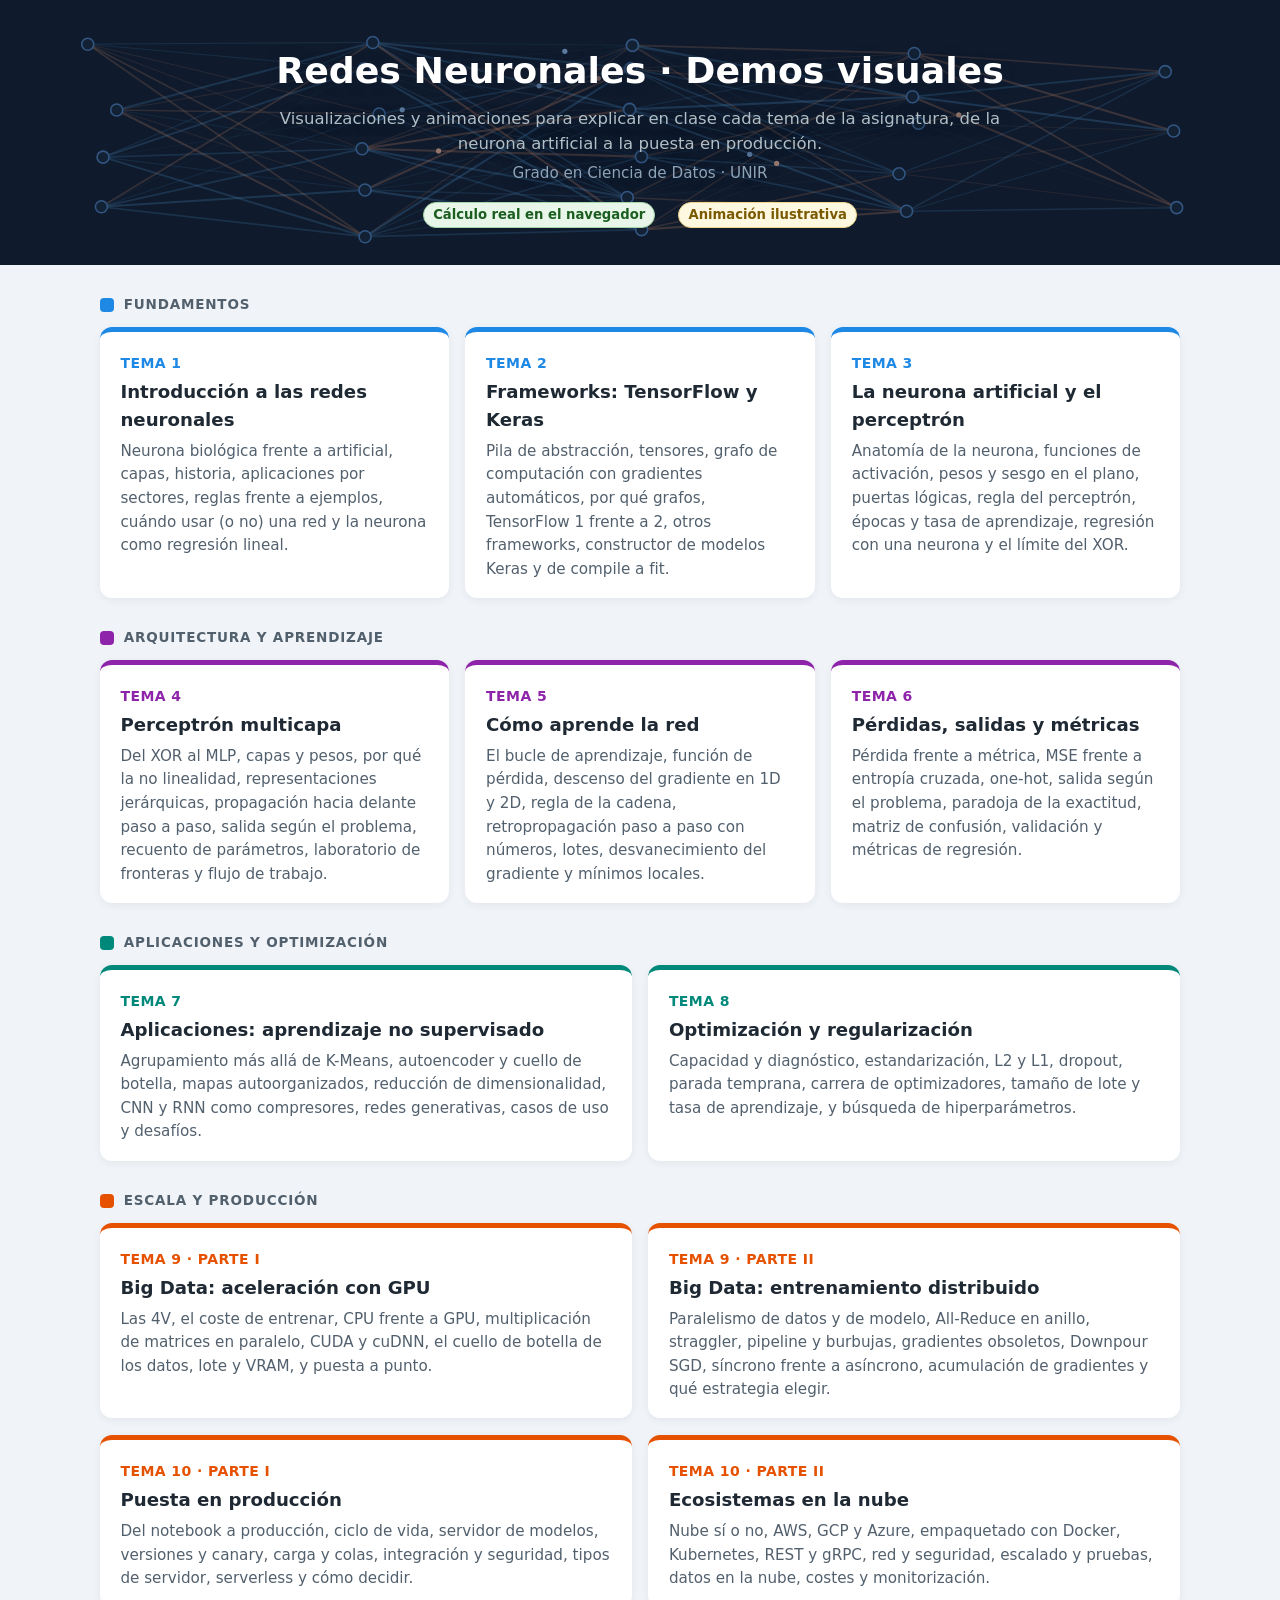
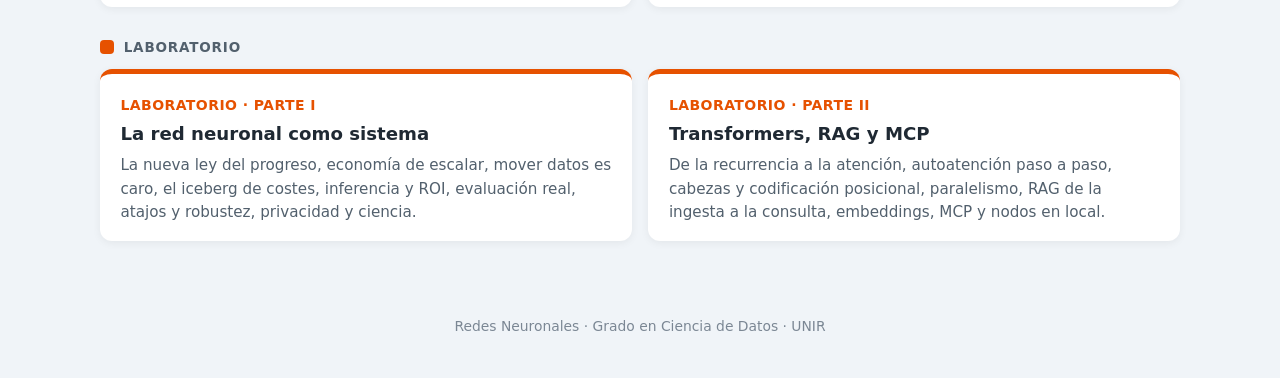
<file: index.html>
<!DOCTYPE html>
<html lang="es-ES">
<head>
<meta charset="UTF-8">
<meta name="viewport" content="width=device-width, initial-scale=1.0">
<title>Redes Neuronales · Demos visuales</title>
<meta name="description" content="Visualizaciones y animaciones interactivas para explicar en clase la asignatura Redes Neuronales del Grado en Ciencia de Datos (UNIR).">
<link rel="icon" href="assets/icono.svg" type="image/svg+xml">
<link rel="stylesheet" href="assets/estilo.css">
<style>
  .content { max-width: 1120px; }
  .intro { display: flex; flex-wrap: wrap; gap: .5rem 1.4rem; align-items: center; justify-content: center; margin-top: 1rem; position: relative; }
  .intro .tag { font-size: .8rem; }
  .portada .sub { font-size: .92rem; color: #8FA3B8; margin-top: .3rem; }
  .temas.dos { grid-template-columns: repeat(auto-fit, minmax(420px, 1fr)); }
  @media (max-width: 720px) { .temas.dos { grid-template-columns: 1fr; } }
  .portada h1, .portada p { text-shadow: 0 1px 12px rgba(15,27,45,.9); }
</style>
</head>
<body>

<header class="portada">
  <canvas id="fondo" aria-hidden="true"></canvas>
  <h1>Redes Neuronales · Demos visuales</h1>
  <p>Visualizaciones y animaciones para explicar en clase cada tema de la asignatura, de la neurona artificial a la puesta en producción.</p>
  <p class="sub">Grado en Ciencia de Datos · UNIR</p>
  <div class="intro">
    <span class="tag real">Cálculo real en el navegador</span>
    <span class="tag illus">Animación ilustrativa</span>
  </div>
</header>

<main class="content">

  <div class="bloque-titulo" style="--c: var(--fund)">Fundamentos</div>
  <div class="temas">
    <a class="tema" style="--c: var(--fund)" href="01_introduccion.html">
      <span class="n">TEMA 1</span>
      <h2>Introducción a las redes neuronales</h2>
      <p>Neurona biológica frente a artificial, capas, historia, aplicaciones por sectores, reglas frente a ejemplos, cuándo usar (o no) una red y la neurona como regresión lineal.</p>
    </a>
    <a class="tema" style="--c: var(--fund)" href="02_frameworks.html">
      <span class="n">TEMA 2</span>
      <h2>Frameworks: TensorFlow y Keras</h2>
      <p>Pila de abstracción, tensores, grafo de computación con gradientes automáticos, por qué grafos, TensorFlow 1 frente a 2, otros frameworks, constructor de modelos Keras y de compile a fit.</p>
    </a>
    <a class="tema" style="--c: var(--fund)" href="03_neurona_perceptron.html">
      <span class="n">TEMA 3</span>
      <h2>La neurona artificial y el perceptrón</h2>
      <p>Anatomía de la neurona, funciones de activación, pesos y sesgo en el plano, puertas lógicas, regla del perceptrón, épocas y tasa de aprendizaje, regresión con una neurona y el límite del XOR.</p>
    </a>
  </div>

  <div class="bloque-titulo" style="--c: var(--arq)">Arquitectura y aprendizaje</div>
  <div class="temas">
    <a class="tema" style="--c: var(--arq)" href="04_perceptron_multicapa.html">
      <span class="n">TEMA 4</span>
      <h2>Perceptrón multicapa</h2>
      <p>Del XOR al MLP, capas y pesos, por qué la no linealidad, representaciones jerárquicas, propagación hacia delante paso a paso, salida según el problema, recuento de parámetros, laboratorio de fronteras y flujo de trabajo.</p>
    </a>
    <a class="tema" style="--c: var(--arq)" href="05_entrenamiento.html">
      <span class="n">TEMA 5</span>
      <h2>Cómo aprende la red</h2>
      <p>El bucle de aprendizaje, función de pérdida, descenso del gradiente en 1D y 2D, regla de la cadena, retropropagación paso a paso con números, lotes, desvanecimiento del gradiente y mínimos locales.</p>
    </a>
    <a class="tema" style="--c: var(--arq)" href="06_perdidas_metricas.html">
      <span class="n">TEMA 6</span>
      <h2>Pérdidas, salidas y métricas</h2>
      <p>Pérdida frente a métrica, MSE frente a entropía cruzada, one-hot, salida según el problema, paradoja de la exactitud, matriz de confusión, validación y métricas de regresión.</p>
    </a>
  </div>

  <div class="bloque-titulo" style="--c: var(--apl)">Aplicaciones y optimización</div>
  <div class="temas">
    <a class="tema" style="--c: var(--apl)" href="07_no_supervisado.html">
      <span class="n">TEMA 7</span>
      <h2>Aplicaciones: aprendizaje no supervisado</h2>
      <p>Agrupamiento más allá de K-Means, autoencoder y cuello de botella, mapas autoorganizados, reducción de dimensionalidad, CNN y RNN como compresores, redes generativas, casos de uso y desafíos.</p>
    </a>
    <a class="tema" style="--c: var(--apl)" href="08_optimizacion.html">
      <span class="n">TEMA 8</span>
      <h2>Optimización y regularización</h2>
      <p>Capacidad y diagnóstico, estandarización, L2 y L1, dropout, parada temprana, carrera de optimizadores, tamaño de lote y tasa de aprendizaje, y búsqueda de hiperparámetros.</p>
    </a>
  </div>

  <div class="bloque-titulo" style="--c: var(--esc)">Escala y producción</div>
  <div class="temas dos">
    <a class="tema" style="--c: var(--esc)" href="09_gpu.html">
      <span class="n">TEMA 9 · PARTE I</span>
      <h2>Big Data: aceleración con GPU</h2>
      <p>Las 4V, el coste de entrenar, CPU frente a GPU, multiplicación de matrices en paralelo, CUDA y cuDNN, el cuello de botella de los datos, lote y VRAM, y puesta a punto.</p>
    </a>
    <a class="tema" style="--c: var(--esc)" href="09_distribuido.html">
      <span class="n">TEMA 9 · PARTE II</span>
      <h2>Big Data: entrenamiento distribuido</h2>
      <p>Paralelismo de datos y de modelo, All-Reduce en anillo, straggler, pipeline y burbujas, gradientes obsoletos, Downpour SGD, síncrono frente a asíncrono, acumulación de gradientes y qué estrategia elegir.</p>
    </a>
    <a class="tema" style="--c: var(--esc)" href="10_produccion.html">
      <span class="n">TEMA 10 · PARTE I</span>
      <h2>Puesta en producción</h2>
      <p>Del notebook a producción, ciclo de vida, servidor de modelos, versiones y canary, carga y colas, integración y seguridad, tipos de servidor, serverless y cómo decidir.</p>
    </a>
    <a class="tema" style="--c: var(--esc)" href="10_nube.html">
      <span class="n">TEMA 10 · PARTE II</span>
      <h2>Ecosistemas en la nube</h2>
      <p>Nube sí o no, AWS, GCP y Azure, empaquetado con Docker, Kubernetes, REST y gRPC, red y seguridad, escalado y pruebas, datos en la nube, costes y monitorización.</p>
    </a>
  </div>

  <div class="bloque-titulo" style="--c: var(--esc)">Laboratorio</div>
  <div class="temas">
    <a class="tema" style="--c: var(--esc)" href="lab_empresa.html">
      <span class="n">LABORATORIO · PARTE I</span>
      <h2>La red neuronal como sistema</h2>
      <p>La nueva ley del progreso, economía de escalar, mover datos es caro, el iceberg de costes, inferencia y ROI, evaluación real, atajos y robustez, privacidad y ciencia.</p>
    </a>
    <a class="tema" style="--c: var(--esc)" href="lab_llm.html">
      <span class="n">LABORATORIO · PARTE II</span>
      <h2>Transformers, RAG y MCP</h2>
      <p>De la recurrencia a la atención, autoatención paso a paso, cabezas y codificación posicional, paralelismo, RAG de la ingesta a la consulta, embeddings, MCP y nodos en local.</p>
    </a>
  </div>

</main>

<footer class="footer">Redes Neuronales · Grado en Ciencia de Datos · UNIR</footer>

<script src="assets/comun.js"></script>
<script>
(function () {
  "use strict";
  // Fondo animado de la portada: una red por capas con señales que viajan.
  const cv = document.getElementById("fondo");
  const capas = [4, 6, 6, 5, 3];
  let nodos = [], aristas = [], pulsos = [], L = null;
  const r = RN.rng(7);
  function montar() {
    L = RN.lienzo(cv, cv.parentElement.clientHeight);
    nodos = capas.map(function (n, l) {
      const x = L.w * (0.08 + 0.84 * l / (capas.length - 1));
      return Array.from({ length: n }, function (_, j) { return { x: x + (r() - 0.5) * 30, y: L.h * (j + 1) / (n + 1) + (r() - 0.5) * 20 }; });
    });
    aristas = [];
    for (let l = 0; l < capas.length - 1; l++) nodos[l].forEach(function (a) { nodos[l + 1].forEach(function (b) { aristas.push({ a: a, b: b, w: r() * 2 - 1 }); }); });
    dibujar(0);
  }
  function dibujar() {
    const c = L.ctx;
    c.clearRect(0, 0, L.w, L.h);
    aristas.forEach(function (e) {
      c.strokeStyle = RN.rgba(e.w > 0 ? "#64B5F6" : "#FFA270", 0.10 + 0.25 * Math.abs(e.w));
      c.lineWidth = 0.6 + 1.6 * Math.abs(e.w);
      c.beginPath(); c.moveTo(e.a.x, e.a.y); c.lineTo(e.b.x, e.b.y); c.stroke();
    });
    pulsos.forEach(function (p) {
      const x = RN.lerp(p.e.a.x, p.e.b.x, p.t), y = RN.lerp(p.e.a.y, p.e.b.y, p.t);
      c.fillStyle = p.e.w > 0 ? "#9ECBFF" : "#FFC1A1";
      c.beginPath(); c.arc(x, y, 2.6, 0, 7); c.fill();
    });
    nodos.forEach(function (col) { col.forEach(function (n) {
      c.fillStyle = "#16263B"; c.strokeStyle = "#4F86C6"; c.lineWidth = 1.6;
      c.beginPath(); c.arc(n.x, n.y, 6, 0, 7); c.fill(); c.stroke();
    }); });
  }
  RN.alCambiarTam(cv.parentElement, montar);
  if (!RN.reducirMovimiento) {
    let acum = 0;
    RN.anima(function (dt) {
      if (!L) return;
      acum += dt;
      if (acum > 0.12) { acum = 0; const e = aristas[Math.floor(r() * aristas.length)]; if (e) pulsos.push({ e: e, t: 0, v: 0.5 + r() * 0.6 }); }
      pulsos.forEach(function (p) { p.t += dt * p.v; });
      pulsos = pulsos.filter(function (p) { return p.t < 1; });
      dibujar();
    }).iniciar();
  }
})();
</script>
</body>
</html>
</file>
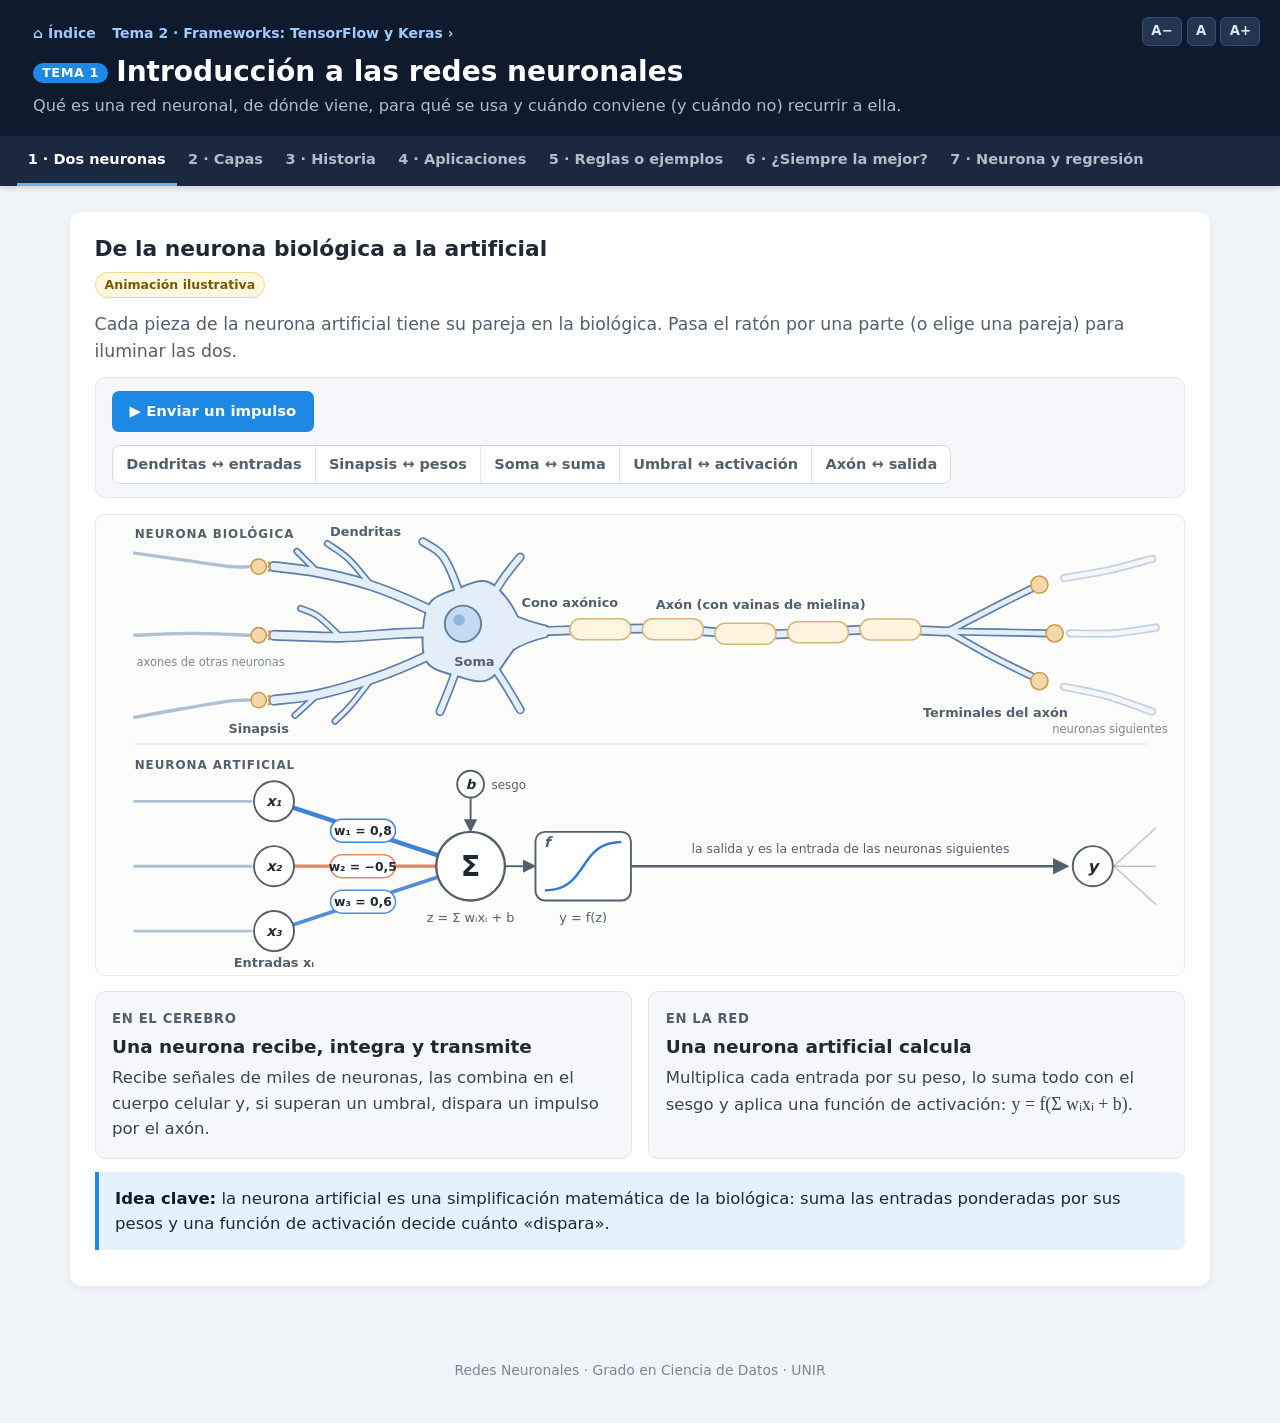
<file: 01_introduccion.html>
<!DOCTYPE html>
<html lang="es-ES">
<head>
<meta charset="UTF-8">
<meta name="viewport" content="width=device-width, initial-scale=1.0">
<title>Tema 1 · Introducción a las redes neuronales — Redes Neuronales</title>
<link rel="icon" href="assets/icono.svg" type="image/svg+xml">
<link rel="stylesheet" href="assets/estilo.css">
<style>
  .seg.envuelve { flex-wrap: wrap; }
  .controles .seg { align-self: flex-end; }
  .ficha2 { display: grid; grid-template-columns: repeat(auto-fit, minmax(300px, 1fr)); gap: 1rem; margin-top: .9rem; }
  .ficha2 .box h3 { font-size: .8rem; text-transform: uppercase; letter-spacing: .05em; color: var(--ink2); margin-bottom: .25rem; }
  .ficha2 .box .nombre { font-weight: 800; font-size: 1.12rem; color: var(--ink); margin-bottom: .2rem; }
  .ficha2 .box p { margin: 0; }

  /* 1 · neurona */
  #n-svg .parte { transition: opacity .25s; cursor: pointer; }
  #n-svg.foco .parte { opacity: .22; }
  #n-svg.foco .parte.on { opacity: 1; filter: url(#n-brillo); }

  /* 3 · historia */
  #h-svg .hito { cursor: pointer; }
  #h-svg .hito:hover circle.eje { stroke-width: 4; }
  .hito-det { display: grid; grid-template-columns: 11rem 1fr; gap: 1.2rem; align-items: start; min-height: 7.4rem; }
  .hito-det .anio { font-size: 2.1rem; font-weight: 800; color: var(--acento); line-height: 1.05; }
  .hito-det .quien { font-size: .85rem; color: var(--ink2); font-weight: 700; margin-top: .3rem; }
  .hito-det h3 { margin: 0 0 .3rem !important; font-size: 1.15rem; }
  .hito-det p { margin-bottom: .35rem; }
  .hito-det .imp { color: var(--ink); font-weight: 600; }
  .motor svg { width: 100%; height: auto; display: block; margin-bottom: .4rem; }
  .motor h3 { margin-top: .2rem !important; }
  .motor p { margin: 0; font-size: .95rem; }
  @keyframes nucleo { 0%, 100% { fill: #D6E4F5; } 45%, 55% { fill: #1E88E5; } }
  .nucleo-gpu { animation: nucleo 1.6s ease-in-out infinite; }
  @keyframes crece { 0% { transform: scaleY(.35); } 70%, 100% { transform: scaleY(1); } }
  .crece { transform-box: fill-box; transform-origin: bottom; animation: crece 3.2s ease-out infinite; }
  @keyframes traza { 0% { stroke-dashoffset: 400; } 60%, 100% { stroke-dashoffset: 0; } }
  .traza { stroke-dasharray: 400; animation: traza 3.2s ease-out infinite; }
  @media (prefers-reduced-motion: reduce) { .nucleo-gpu, .crece, .traza { animation: none; } .traza { stroke-dasharray: none; } }

  /* 4 · aplicaciones */
  .sectores { display: grid; grid-template-columns: repeat(4, minmax(0, 1fr)); gap: .9rem; }
  @media (max-width: 920px) { .sectores { grid-template-columns: repeat(2, minmax(0, 1fr)); } }
  .sector { font: inherit; text-align: left; background: #fff; border: 1px solid var(--line); border-radius: 12px; padding: .5rem .5rem .55rem; cursor: pointer; display: flex; flex-direction: column; gap: .35rem; transition: box-shadow .15s, border-color .15s; }
  .sector:hover { box-shadow: 0 4px 14px rgba(0,0,0,.09); }
  .sector[aria-pressed="true"] { border-color: var(--acento); box-shadow: 0 0 0 2px var(--acento); }
  .sector:focus-visible { outline: 3px solid #90CAF9; outline-offset: 2px; }
  .sector svg { width: 100%; height: auto; display: block; border-radius: 8px; background: var(--surface); }
  .sector .nom { font-weight: 800; color: var(--ink); padding: 0 .25rem; font-size: .98rem; }
  .comun { background: var(--dark); color: #fff; border-radius: 12px; padding: 1.1rem 1.25rem; display: flex; flex-direction: column; justify-content: center; gap: .55rem; }
  .comun .q { color: #9ECBFF; font-weight: 700; font-size: .88rem; }
  .comun .a { font-size: 1.32rem; font-weight: 800; line-height: 1.25; }
  .comun .s { color: #B0BEC5; font-size: .85rem; }
  #a-det ul { margin-bottom: 0; columns: 2; column-gap: 2rem; }
  #a-det li { break-inside: avoid; }
  @media (max-width: 760px) { #a-det ul { columns: 1; } }

  /* 5 · reglas */
  .regla { font-family: var(--mono); font-size: 1rem; background: #fff; border: 1px solid var(--line); border-left: 4px solid var(--s7); border-radius: 0 8px 8px 0; padding: .55rem .9rem; margin: .5rem 0 .8rem; }
  .regla b { color: var(--s7); }

  /* 6 · ¿siempre? */
  .bal-grid { display: grid; grid-template-columns: minmax(300px, 1fr) minmax(340px, 1.1fr); gap: 1.3rem; align-items: start; }
  @media (max-width: 860px) { .bal-grid { grid-template-columns: 1fr; } }
  .crit { display: flex; flex-direction: column; gap: .3rem; padding: .55rem 0; border-bottom: 1px solid var(--line); }
  .crit:last-child { border-bottom: none; }
  .crit .etq { font-size: .82rem; font-weight: 800; color: var(--ink2); text-transform: uppercase; letter-spacing: .03em; }
  .crit .seg button { font-size: .86rem; }
  .veredicto { font-weight: 700; font-size: 1.05rem; padding: .6rem .9rem; border-radius: 8px; background: var(--soft); border: 1px solid var(--line); margin-top: .5rem; }
  .presets { display: flex; flex-wrap: wrap; gap: .5rem; margin-bottom: .4rem; }

  /* 7 · regresión */
  .reg-grid { display: grid; grid-template-columns: minmax(340px, 1.3fr) minmax(320px, 1fr); gap: 1.1rem; align-items: start; }
  @media (max-width: 900px) { .reg-grid { grid-template-columns: 1fr; } }
  #l-cv { cursor: crosshair; }
  #p-regresion input[type=range] { width: 10.5rem; }
</style>
</head>
<body class="bloque-fund" data-pagina="01_introduccion.html">

<header class="header">
  <nav class="migas" aria-label="Navegación entre temas"></nav>
  <h1><span class="num-tema">TEMA 1</span>Introducción a las redes neuronales</h1>
  <p>Qué es una red neuronal, de dónde viene, para qué se usa y cuándo conviene (y cuándo no) recurrir a ella.</p>
</header>

<div class="tabs" role="tablist" aria-label="Pestañas del tema">
  <button class="tab" role="tab" id="t-neurona" aria-controls="p-neurona" aria-selected="true">1 · Dos neuronas</button>
  <button class="tab" role="tab" id="t-capas" aria-controls="p-capas" aria-selected="false">2 · Capas</button>
  <button class="tab" role="tab" id="t-historia" aria-controls="p-historia" aria-selected="false">3 · Historia</button>
  <button class="tab" role="tab" id="t-aplic" aria-controls="p-aplic" aria-selected="false">4 · Aplicaciones</button>
  <button class="tab" role="tab" id="t-reglas" aria-controls="p-reglas" aria-selected="false">5 · Reglas o ejemplos</button>
  <button class="tab" role="tab" id="t-siempre" aria-controls="p-siempre" aria-selected="false">6 · ¿Siempre la mejor?</button>
  <button class="tab" role="tab" id="t-regresion" aria-controls="p-regresion" aria-selected="false">7 · Neurona y regresión</button>
</div>

<main class="content">

  <!-- ============================================================ 1 -->
  <section id="p-neurona" class="panel">
    <div class="card">
      <h2>De la neurona biológica a la artificial</h2>
      <div class="meta"><span class="tag illus">Animación ilustrativa</span></div>
      <p class="lead">Cada pieza de la neurona artificial tiene su pareja en la biológica. Pasa el ratón por una parte (o elige una pareja) para iluminar las dos.</p>
      <div class="controles">
        <button class="btn" id="n-play">▶ Enviar un impulso</button>
        <div class="seg envuelve" id="n-seg" role="group" aria-label="Parejas de partes">
          <button type="button" data-p="dendritas" aria-pressed="false">Dendritas ↔ entradas</button>
          <button type="button" data-p="sinapsis" aria-pressed="false">Sinapsis ↔ pesos</button>
          <button type="button" data-p="soma" aria-pressed="false">Soma ↔ suma</button>
          <button type="button" data-p="umbral" aria-pressed="false">Umbral ↔ activación</button>
          <button type="button" data-p="axon" aria-pressed="false">Axón ↔ salida</button>
        </div>
      </div>
      <div class="escena"><svg id="n-svg" viewBox="0 0 1100 482" aria-label="Neurona biológica arriba y neurona artificial abajo, con sus partes equivalentes"></svg></div>
      <div class="ficha2">
        <div class="box"><h3>En el cerebro</h3><div class="nombre" id="n-bio-n">Una neurona recibe, integra y transmite</div><p id="n-bio">Recibe señales de miles de neuronas, las combina en el cuerpo celular y, si superan un umbral, dispara un impulso por el axón.</p></div>
        <div class="box"><h3>En la red</h3><div class="nombre" id="n-art-n">Una neurona artificial calcula</div><p id="n-art">Multiplica cada entrada por su peso, lo suma todo con el sesgo y aplica una función de activación: <span class="mat">y = f(Σ wᵢxᵢ + b)</span>.</p></div>
      </div>
      <div class="clave"><strong>Idea clave:</strong> la neurona artificial es una simplificación matemática de la biológica: suma las entradas ponderadas por sus pesos y una función de activación decide cuánto «dispara».</div>
    </div>
  </section>

  <!-- ============================================================ 2 -->
  <section id="p-capas" class="panel">
    <div class="card">
      <h2>Capas de entrada, ocultas y de salida</h2>
      <div class="meta"><span class="tag illus">Animación ilustrativa</span></div>
      <p class="lead">Elige un estímulo: cada uno enciende un patrón distinto de neuronas ocultas y lleva a una conclusión distinta, como en nuestro cerebro.</p>
      <div class="controles">
        <div class="ctl"><span class="etq">Estímulo</span>
          <div class="seg" id="c-seg" role="group" aria-label="Estímulo">
            <button type="button" data-e="0" aria-pressed="true">Un amigo por la calle</button>
            <button type="button" data-e="1" aria-pressed="false">Un ruido estridente</button>
            <button type="button" data-e="2" aria-pressed="false">Un plato de comida</button>
          </div>
        </div>
        <button class="btn" id="c-play">▶ Propagar</button>
      </div>
      <div class="escena"><svg id="c-svg" viewBox="0 0 1100 452" aria-label="Red con capa de entrada, dos capas ocultas y capa de salida que se activan según el estímulo"></svg></div>
      <div class="grid3" style="margin-top:1rem">
        <div class="box acento"><h3>Capa de entrada</h3><p style="margin:0">La información con la que trabaja la red, por ejemplo los píxeles de una imagen. En nosotros: lo que llega de los ojos al nervio óptico.</p></div>
        <div class="box acento"><h3>Capas ocultas</h3><p style="margin:0">Neuronas que se activan o no según los patrones que aparecen en la entrada, igual que el cerebro activa zonas distintas ante un amigo o ante un ruido que asusta.</p></div>
        <div class="box acento"><h3>Capa de salida</h3><p style="margin:0">Adaptada a la tarea: clasificación binaria, multiclase o regresión. En nosotros: la conclusión final, como si la otra persona está cómoda o si tenemos hambre.</p></div>
      </div>
      <div class="clave"><strong>Idea clave:</strong> nadie le dice a la red qué neurona oculta debe encenderse; el patrón que se activa depende de lo que ha aprendido con ejemplos.</div>
    </div>
  </section>

  <!-- ============================================================ 3 -->
  <section id="p-historia" class="panel">
    <div class="card">
      <h2>Ochenta años de redes neuronales</h2>
      <div class="meta"><span class="tag illus">Curva de interés orientativa</span></div>
      <p class="lead">Las redes neuronales no son nuevas: han pasado por euforias e inviernos. Pulsa un hito para ver qué pasó y por qué importa.</p>
      <div class="controles">
        <button class="btn gris" id="h-ant" aria-label="Hito anterior">◀ Anterior</button>
        <button class="btn gris" id="h-sig" aria-label="Hito siguiente">Siguiente ▶</button>
        <button class="btn" id="h-play">▶ Recorrer la historia</button>
      </div>
      <div class="escena"><svg id="h-svg" viewBox="0 0 1100 430" aria-label="Línea del tiempo de las redes neuronales desde 1943 hasta 2025 con una curva orientativa de interés"></svg></div>
      <p class="pie">La curva no es una medida: solo indica de forma aproximada el interés por las redes en cada época. A partir de 2000 la escala de tiempo se amplía para que quepan los hitos recientes.</p>
      <div class="box" style="margin-top:.8rem">
        <div class="hito-det">
          <div><div class="anio" id="h-anio">1943</div><div class="quien" id="h-quien"></div></div>
          <div><h3 id="h-tit"></h3><p id="h-txt"></p><p class="imp" id="h-imp"></p></div>
        </div>
      </div>
    </div>
    <div class="card">
      <h2>Los tres motores del renacimiento</h2>
      <p class="lead">A principios del siglo XXI las redes vuelven con fuerza gracias a tres avances que llegan a la vez.</p>
      <div class="grid3">
        <div class="box motor">
          <svg viewBox="0 0 300 120" aria-label="Rejilla de núcleos de una GPU que trabajan a la vez" id="h-gpu"></svg>
          <h3>Paralelismo (GPU)</h3><p>Miles de núcleos hacen a la vez las multiplicaciones de matrices que necesita una red.</p>
        </div>
        <div class="box motor">
          <svg viewBox="0 0 300 120" aria-label="Volumen de datos que crece" id="h-datos"></svg>
          <h3>La era del big data</h3><p>Internet, sensores y móviles generan los millones de ejemplos que las redes necesitan para aprender.</p>
        </div>
        <div class="box motor">
          <svg viewBox="0 0 300 120" aria-label="Curva de error que baja más deprisa con mejores algoritmos" id="h-alg"></svg>
          <h3>Algoritmos más eficientes</h3><p>Mejores activaciones, inicializaciones y optimizadores hacen que las redes profundas aprendan mucho más deprisa.</p>
        </div>
      </div>
      <div class="clave"><strong>Idea clave:</strong> las ideas básicas existían desde los años 40-80; lo que faltaba era potencia de cálculo y datos para entrenarlas.</div>
    </div>
  </section>

  <!-- ============================================================ 4 -->
  <section id="p-aplic" class="panel">
    <div class="card">
      <h2>¿Dónde se usan las redes neuronales?</h2>
      <div class="meta"><span class="tag illus">Animaciones ilustrativas</span></div>
      <p class="lead">Siete sectores donde ya se usan. Pulsa uno para ver sus ejemplos.</p>
      <div class="sectores" id="a-sectores"></div>
      <div class="box acento" id="a-det" style="margin-top:1rem"><h3 id="a-det-t"></h3><ul id="a-det-l"></ul></div>
      <div class="clave"><strong>Idea clave:</strong> en todos estos problemas los rasgos que importan (una cara, un tono, un fraude) son muy difíciles de describir con reglas, pero sobran ejemplos de los que aprender.</div>
    </div>
  </section>

  <!-- ============================================================ 5 -->
  <section id="p-reglas" class="panel">
    <div class="card">
      <h2>Escribir reglas frente a aprender de ejemplos</h2>
      <div class="meta"><span class="tag illus">Animación ilustrativa</span></div>
      <p class="lead">En la programación tradicional las reglas las escribe una persona. En el aprendizaje automático se dan datos y respuestas, y las reglas salen solas.</p>
      <div class="escena"><svg id="r-svg" viewBox="0 0 1100 330" aria-label="Programación tradicional: reglas y datos dan respuestas. Aprendizaje: datos y respuestas dan reglas"></svg></div>
      <div class="leyenda" style="margin-top:.6rem"><span><i style="background:var(--s1)"></i>datos</span><span><i style="background:var(--s7)"></i>reglas</span><span><i style="background:var(--s3)"></i>respuestas</span></div>
    </div>
    <div class="card">
      <h2>¿Qué regla reconoce a un gato?</h2>
      <div class="meta"><span class="tag illus">Ejemplo ilustrativo</span></div>
      <p class="lead">Intentamos escribir la regla a mano. Cada vez que la arreglamos para un caso, estropeamos otro.</p>
      <div class="controles">
        <div class="ctl"><span class="etq">Versión de la regla</span>
          <div class="seg" id="r-seg" role="group" aria-label="Versión de la regla">
            <button type="button" data-r="0" aria-pressed="true">Regla 1</button>
            <button type="button" data-r="1" aria-pressed="false">+ Arreglo 2</button>
            <button type="button" data-r="2" aria-pressed="false">+ Arreglo 3</button>
          </div>
        </div>
        <div class="kpis" style="margin:0"><div class="kpi"><div class="t">Aciertos</div><div class="v" id="r-aciertos">5 de 8</div></div></div>
      </div>
      <div class="regla" id="r-texto"></div>
      <div class="escena"><svg id="r-gatos" viewBox="0 0 1100 252" aria-label="Ocho animales y lo que dice la regla escrita a mano para cada uno"></svg></div>
      <h3>Y con los dígitos pasa lo mismo</h3>
      <div class="escena"><svg id="r-sietes" viewBox="0 0 1100 176" aria-label="Veintiséis sietes escritos de formas distintas"></svg></div>
      <p class="pie">Todos son un 7, escritos de mil maneras. Ninguna regla sencilla los cubre a todos sin confundirlos con un 1 o un 4.</p>
      <div class="clave"><strong>Idea clave:</strong> cuando las características son muy difíciles de describir, en lugar de escribir reglas damos miles de ejemplos etiquetados y dejamos que la red encuentre los rasgos.</div>
    </div>
  </section>

  <!-- ============================================================ 6 -->
  <section id="p-siempre" class="panel">
    <div class="card">
      <h2>¿Es siempre la mejor opción?</h2>
      <p class="lead">Describe el problema y la balanza se inclina hacia una red neuronal o hacia un modelo tradicional.</p>
      <div class="presets">
        <button class="btn gris" data-pre="0">Ejemplo: clasificar fotos de productos</button>
        <button class="btn gris" data-pre="1">Ejemplo: precio de 200 pisos en una tabla</button>
        <button class="btn gris" data-pre="2">Ejemplo: conceder un crédito y explicarlo</button>
      </div>
      <div class="bal-grid">
        <div id="s-crit"></div>
        <div>
          <div class="escena"><svg id="s-svg" viewBox="0 0 560 360" aria-label="Balanza entre red neuronal y modelo tradicional"></svg></div>
          <div class="veredicto" id="s-ver"></div>
        </div>
      </div>
      <div class="clave"><strong>Regla general:</strong> antes de usar una red neuronal, explora los métodos tradicionales que se suelen usar para ese problema. Si existen modelos de probada eficacia, recurre a ellos primero.</div>
    </div>
    <div class="card">
      <h2>Rendimiento frente a cantidad de datos</h2>
      <div class="meta"><span class="tag illus">Curvas orientativas, no medidas</span></div>
      <p class="lead">Con pocos datos un modelo tradicional suele ganar; con muchos, las redes siguen mejorando y las más grandes sacan más partido.</p>
      <div class="controles">
        <div class="ctl"><label for="s-n">Datos disponibles</label><input id="s-n" type="range" min="0.2" max="10" step="0.1" value="1.5"><output id="s-no">pocos</output></div>
        <div class="ctl"><span class="etq">Mejor opción con esos datos</span><output id="s-mejor" style="font-family:inherit;font-size:1.05rem"></output></div>
      </div>
      <canvas id="s-cv" class="lienzo" aria-label="Curvas orientativas de rendimiento frente a cantidad de datos para un modelo tradicional y redes de tres tamaños"></canvas>
      <div class="leyenda"><span><i style="background:var(--s1)"></i>modelo tradicional</span><span><i style="background:var(--s2)"></i>red pequeña</span><span><i style="background:var(--s3)"></i>red mediana</span><span><i style="background:var(--s4)"></i>red grande</span></div>
    </div>
  </section>

  <!-- ============================================================ 7 -->
  <section id="p-regresion" class="panel">
    <div class="card">
      <h2>Una neurona es una regresión</h2>
      <div class="meta"><span class="tag real">Cálculo real en el navegador</span></div>
      <p class="lead" id="l-lead">Con activación lineal, una neurona calcula ŷ = w·x + b: la recta de una regresión lineal. Mueve w y b, o pulsa «Ajustar» para que el descenso del gradiente la encuentre.</p>
      <div class="controles">
        <div class="ctl"><span class="etq">Activación de la neurona</span>
          <div class="seg" id="l-modo" role="group" aria-label="Función de activación">
            <button type="button" data-m="lin" aria-pressed="true">Lineal</button>
            <button type="button" data-m="sig" aria-pressed="false">Sigmoide</button>
          </div>
        </div>
        <div class="ctl"><label for="l-w">Peso w</label><input id="l-w" type="range" min="0" max="4" step="0.01" value="1"><output id="l-wo"></output></div>
        <div class="ctl"><label for="l-b">Sesgo b</label><input id="l-b" type="range" min="-150" max="250" step="1" value="60"><output id="l-bo"></output></div>
        <button class="btn" id="l-ajustar">▶ Ajustar</button>
        <button class="btn gris" id="l-reset">Reiniciar</button>
      </div>
      <div class="reg-grid">
        <div>
          <canvas id="l-cv" class="lienzo" aria-label="Viviendas: superficie frente a precio, con la salida de la neurona y los residuos"></canvas>
          <div class="leyenda"><span><i class="punto" id="l-ley-p" style="background:var(--s1)"></i><span id="l-ley-pt">vivienda (dato)</span></span><span><i style="background:var(--s3)"></i>salida de la neurona ŷ</span><span><i style="background:#9AA5B1"></i>residuo (ŷ − y)</span></div>
          <p class="pie">Haz clic en una vivienda para ver su cálculo en la neurona.</p>
        </div>
        <div>
          <div class="escena"><svg id="l-svg" viewBox="0 0 470 214" aria-label="La neurona: entrada x, peso w, suma con sesgo b, activación y salida"></svg></div>
          <div class="formula" id="l-form" style="font-size:1.05rem;white-space:normal"></div>
          <div class="kpis">
            <div class="kpi"><div class="t" id="l-k1t">Pérdida (ECM)</div><div class="v" id="l-k1">—</div></div>
            <div class="kpi"><div class="t">Mínimo posible</div><div class="v" id="l-k2">—</div></div>
            <div class="kpi"><div class="t">Iteraciones</div><div class="v" id="l-k3">0</div></div>
          </div>
          <canvas id="l-cv2" class="lienzo" aria-label="Pérdida en cada iteración del descenso del gradiente"></canvas>
        </div>
      </div>
      <div class="clave"><strong>Idea clave:</strong> una neurona sola es un modelo lineal: con activación lineal hace regresión lineal y con sigmoide, regresión logística. La potencia de las redes viene de combinar muchas en capas.</div>
    </div>
  </section>

</main>
<footer class="footer">Redes Neuronales · Grado en Ciencia de Datos · UNIR</footer>

<script src="assets/comun.js"></script>
<script>
(function () {
  "use strict";
  const C = RN.color, S = RN.svg;
  const $ = function (id) { return document.getElementById(id); };
  const ACENTO = RN.acento();
  const fx = function (v) { return Math.round(v * 10) / 10; };
  const F = function (x, d) { return RN.fmt(x, d).replace("-", "−"); };

  // ------------------------------------------------------------------ utilidades de dibujo
  function T(p, x, y, s, o) {
    o = o || {};
    const a = { x: x, y: y, "font-size": o.fs || 13, fill: o.fill || C.ink, "text-anchor": o.anchor || "start" };
    if (o.fw) a["font-weight"] = o.fw;
    if (o.base) a["dominant-baseline"] = o.base;
    if (o.ls) a["letter-spacing"] = o.ls;
    if (o.op !== undefined) a.opacity = o.op;
    if (o.estilo) a["font-style"] = o.estilo;
    const e = S("text", a, p);
    e.textContent = s;
    return e;
  }
  function segmentos(p, cerrada) {
    const n = p.length, out = [];
    const g = function (k) { return cerrada ? p[(k + n) % n] : p[Math.max(0, Math.min(n - 1, k))]; };
    for (let i = 0; i < (cerrada ? n : n - 1); i++) {
      const p0 = g(i - 1), p1 = g(i), p2 = g(i + 1), p3 = g(i + 2);
      out.push([p1, [p1[0] + (p2[0] - p0[0]) / 6, p1[1] + (p2[1] - p0[1]) / 6], [p2[0] - (p3[0] - p1[0]) / 6, p2[1] - (p3[1] - p1[1]) / 6], p2]);
    }
    return out;
  }
  function curva(p, cerrada) {
    let d = "M" + fx(p[0][0]) + " " + fx(p[0][1]);
    segmentos(p, cerrada).forEach(function (q) { d += " C" + [q[1], q[2], q[3]].map(function (v) { return fx(v[0]) + " " + fx(v[1]); }).join(" "); });
    return d + (cerrada ? " Z" : "");
  }
  function bez(a, b, c, d, t) {
    const u = 1 - t;
    return [u * u * u * a[0] + 3 * u * u * t * b[0] + 3 * u * t * t * c[0] + t * t * t * d[0], u * u * u * a[1] + 3 * u * u * t * b[1] + 3 * u * t * t * c[1] + t * t * t * d[1]];
  }
  function polilinea(p, porSeg) {
    const out = [];
    segmentos(p).forEach(function (q, i) { for (let k = i ? 1 : 0; k <= porSeg; k++) out.push(bez(q[0], q[1], q[2], q[3], k / porSeg)); });
    return out;
  }
  function recorrido(poly) {
    const L = [0];
    for (let i = 1; i < poly.length; i++) L.push(L[i - 1] + Math.hypot(poly[i][0] - poly[i - 1][0], poly[i][1] - poly[i - 1][1]));
    return { p: poly, L: L, total: L[L.length - 1] };
  }
  function punto(r, t) {
    const d = RN.limita(t, 0, 1) * r.total;
    let i = 1;
    while (i < r.L.length - 1 && r.L[i] < d) i++;
    const a = r.p[i - 1], b = r.p[i], s = (d - r.L[i - 1]) / ((r.L[i] - r.L[i - 1]) || 1);
    return [a[0] + (b[0] - a[0]) * RN.limita(s, 0, 1), a[1] + (b[1] - a[1]) * RN.limita(s, 0, 1)];
  }
  const tramo = function (p, a, b) { return RN.limita((p - a) / (b - a), 0, 1); };
  const sig = function (z) { return 1 / (1 + Math.exp(-z)); };
  function segBotones(cont, fn) {
    const bs = Array.from(cont.querySelectorAll("button"));
    bs.forEach(function (b) { b.addEventListener("click", function () { bs.forEach(function (x) { x.setAttribute("aria-pressed", x === b ? "true" : "false"); }); fn(b); }); });
    return bs;
  }

  // ================================================================== 1 · neurona biológica y artificial
  (function () {
    const svg = $("n-svg");
    const MEM = "#5B7FA6", CIT = "#E4EEF9", MIE = "#FFF4DD", MIEB = "#D8B57A", BOT = "#F6D7A7", BOTB = "#C99A4B";
    const defs = S("defs", {}, svg);
    const fl = S("filter", { id: "n-brillo", x: "-40%", y: "-40%", width: "180%", height: "180%" }, defs);
    S("feGaussianBlur", { in: "SourceAlpha", stdDeviation: 4, result: "b" }, fl);
    S("feFlood", { "flood-color": ACENTO, "flood-opacity": 0.8, result: "c" }, fl);
    S("feComposite", { in: "c", in2: "b", operator: "in", result: "s" }, fl);
    const mg = S("feMerge", {}, fl); S("feMergeNode", { in: "s" }, mg); S("feMergeNode", { in: "SourceGraphic" }, mg);
    const flecha = S("marker", { id: "n-fl", viewBox: "0 0 10 10", refX: 8, refY: 5, markerWidth: 7, markerHeight: 7, orient: "auto-start-reverse" }, defs);
    S("path", { d: "M0 0 L10 5 L0 10 Z", fill: C.ink2 }, flecha);

    const grupos = {};
    function grupo(capa, p) {
      const g = S("g", { class: "parte", "data-p": p }, capa);
      (grupos[p] = grupos[p] || []).push(g);
      return g;
    }
    // Rótulos de sección y separador
    T(svg, 20, 24, "NEURONA BIOLÓGICA", { fs: 12.5, fw: 800, fill: C.ink2, ls: 1 });
    S("line", { x1: 20, y1: 240, x2: 1080, y2: 240, stroke: "#E4E7EB", "stroke-width": 1.5 }, svg);
    T(svg, 20, 266, "NEURONA ARTIFICIAL", { fs: 12.5, fw: 800, fill: C.ink2, ls: 1 });

    // ---------------- neurona biológica (capas para que las uniones queden limpias)
    const SC = [372, 122];
    const rad = [52, 47, 53, 48, 55, 49, 51, 46, 54, 50];
    const soma = rad.map(function (r, k) { const a = k * Math.PI / 5; return [SC[0] + r * Math.cos(a), SC[1] + r * Math.sin(a)]; });
    const D = [
      [[372, 122], [322, 96], [268, 74], [212, 60], [166, 54]],
      [[372, 122], [300, 124], [236, 128], [166, 126]],
      [[372, 122], [322, 150], [268, 172], [212, 188], [166, 194]]
    ];
    const Dsub = [[[268, 74], [244, 46], [222, 30]], [[212, 60], [190, 38]], [[236, 128], [212, 106], [194, 98]], [[268, 172], [246, 200], [230, 216]], [[212, 188], [188, 210]],
      [[372, 122], [356, 70], [342, 42], [322, 28]], [[372, 122], [404, 70], [424, 44]], [[372, 122], [352, 176], [340, 206]], [[372, 122], [406, 174], [424, 204]]];
    const AX = [[440, 122], [560, 119], [680, 125], [790, 120], [872, 122]];
    const TER = [[[872, 122], [918, 98], [962, 76]], [[872, 122], [926, 123], [976, 124]], [[872, 122], [918, 148], [962, 170]]];
    const SIG = [[968, 73], [984, 124], [968, 174]];
    const INC = [[[20, 40], [70, 47], [120, 54], [141, 54]], [[20, 126], [80, 124], [141, 126]], [[20, 212], [70, 203], [120, 195], [141, 194]]];
    const SIN = [[150, 54], [150, 126], [150, 194]];
    const hillock = "M414 104 Q430 112 452 117 L452 127 Q430 132 414 142 Z";

    const capaBio = S("g", {}, svg);
    const L1 = S("g", {}, capaBio), L2 = S("g", {}, capaBio), L3 = S("g", {}, capaBio), L4 = S("g", {}, capaBio), L5 = S("g", {}, capaBio);
    function tuboExt(g, pts, w) { S("path", { d: curva(pts), fill: "none", stroke: MEM, "stroke-width": w + 3.5, "stroke-linecap": "round", "stroke-linejoin": "round" }, g); }
    function tuboInt(g, pts, w) { return S("path", { d: curva(pts), fill: "none", stroke: CIT, "stroke-width": w, "stroke-linecap": "round", "stroke-linejoin": "round" }, g); }
    // axones de otras neuronas que llegan a las sinapsis
    const gSinIn = grupo(L1, "sinapsis");
    INC.forEach(function (p) { S("path", { d: curva(p), fill: "none", stroke: "#AFC0D3", "stroke-width": 3.5, "stroke-linecap": "round" }, gSinIn); });
    // capa 1: exteriores
    const gDe = grupo(L1, "dendritas");
    D.forEach(function (p) { tuboExt(gDe, p, 8); });
    Dsub.forEach(function (p, k) { tuboExt(gDe, p, k < 5 ? 4 : 6); });
    const gAxE = grupo(L1, "axon");
    tuboExt(gAxE, AX, 7);
    TER.forEach(function (p) { tuboExt(gAxE, p, 5); });
    // capa 2: contornos del soma y del cono axónico
    const gUmE = grupo(L2, "umbral");
    S("path", { d: hillock, fill: CIT, stroke: MEM, "stroke-width": 3.5, "stroke-linejoin": "round" }, gUmE);
    const gSoE = grupo(L2, "soma");
    S("path", { d: curva(soma, true), fill: CIT, stroke: MEM, "stroke-width": 4 }, gSoE);
    // capa 3: interiores
    const gDi = grupo(L3, "dendritas");
    D.forEach(function (p) { tuboInt(gDi, p, 8); });
    Dsub.forEach(function (p, k) { tuboInt(gDi, p, k < 5 ? 4 : 6); });
    const gAxI = grupo(L3, "axon");
    tuboInt(gAxI, AX, 7);
    TER.forEach(function (p) { tuboInt(gAxI, p, 5); });
    // capa 4: rellenos del soma y del cono
    const gUmI = grupo(L4, "umbral");
    const conoFill = S("path", { d: hillock, fill: CIT }, gUmI);
    const gSoI = grupo(L4, "soma");
    const somaFill = S("path", { d: curva(soma, true), fill: CIT }, gSoI);
    S("circle", { cx: 364, cy: 114, r: 19, fill: "#C5DAF0", stroke: MEM, "stroke-width": 2 }, gSoI);
    S("circle", { cx: 360, cy: 110, r: 6, fill: "#93B5DA" }, gSoI);
    T(gSoI, 376, 158, "Soma", { fs: 13.5, fw: 700, fill: C.ink2, anchor: "middle" });
    // capa 5: mielina, botones sinápticos, otra neurona
    const axPoly = polilinea(AX, 20);
    const yAx = function (x) { let i = 1; while (i < axPoly.length - 1 && axPoly[i][0] < x) i++; const a = axPoly[i - 1], b = axPoly[i]; return a[1] + (b[1] - a[1]) * (x - a[0]) / ((b[0] - a[0]) || 1); };
    const gMi = grupo(L5, "axon");
    const NODOS = [452];
    for (let i = 0; i < 5; i++) {
      const x0 = 476 + i * 76;
      S("rect", { x: x0, y: yAx(x0 + 32) - 11, width: 64, height: 22, rx: 11, fill: MIE, stroke: MIEB, "stroke-width": 1.6 }, gMi);
      NODOS.push(x0 + 70);
    }
    NODOS[NODOS.length - 1] = 862;
    const botTer = SIG.map(function (p) { return S("circle", { cx: p[0], cy: p[1], r: 9, fill: BOT, stroke: BOTB, "stroke-width": 1.6 }, gMi); });
    const gOtra = S("g", { opacity: 0.35 }, L5);
    [[[994, 66], [1040, 58], [1086, 46]], [[1000, 124], [1046, 124], [1090, 118]], [[994, 180], [1040, 190], [1086, 206]]].forEach(function (p) { tuboExt(gOtra, p, 5); tuboInt(gOtra, p, 5); });
    T(L5, 1042, 228, "neuronas siguientes", { fs: 12, fill: C.muted, anchor: "middle" });
    const gSi = grupo(L5, "sinapsis");
    const botSin = SIN.map(function (p) {
      for (let k = -1; k <= 1; k++) S("circle", { cx: p[0] + 11, cy: p[1] + k * 4, r: 1.6, fill: BOTB }, gSi);
      return S("circle", { cx: p[0], cy: p[1], r: 8, fill: BOT, stroke: BOTB, "stroke-width": 1.6 }, gSi);
    });
    // rótulos
    const rot = S("g", { "pointer-events": "none" }, svg);
    T(rot, 262, 22, "Dendritas", { fs: 13.5, fw: 700, fill: C.ink2, anchor: "middle" });
    T(rot, 150, 228, "Sinapsis", { fs: 13.5, fw: 700, fill: C.ink2, anchor: "middle" });
    T(rot, 22, 158, "axones de otras neuronas", { fs: 12, fill: C.muted });
    T(rot, 476, 96, "Cono axónico", { fs: 13.5, fw: 700, fill: C.ink2, anchor: "middle" });
    T(rot, 676, 98, "Axón (con vainas de mielina)", { fs: 13.5, fw: 700, fill: C.ink2, anchor: "middle" });
    T(rot, 922, 212, "Terminales del axón", { fs: 13.5, fw: 700, fill: C.ink2, anchor: "middle" });

    // ---------------- neurona artificial
    const YA = 368, XI = 166, XS = 372;
    const xs = [0.9, 0.4, 0.7], ws = [0.8, -0.5, 0.6], bb = -0.2;
    const zval = xs[0] * ws[0] + xs[1] * ws[1] + xs[2] * ws[2] + bb, yval = sig(zval);
    const yIn = [YA - 68, YA, YA + 68];
    const capaArt = S("g", {}, svg);
    // salida (axón) primero, para que quede debajo
    const gOut = grupo(capaArt, "axon");
    S("line", { x1: 540, y1: YA, x2: 996, y2: YA, stroke: C.ink2, "stroke-width": 2.5, "marker-end": "url(#n-fl)" }, gOut);
    const nodoY = S("circle", { cx: 1024, cy: YA, r: 21, fill: "#fff", stroke: C.ink2, "stroke-width": 2 }, gOut);
    T(gOut, 1024, YA + 1, "y", { fs: 17, fw: 700, anchor: "middle", base: "middle", estilo: "italic" });
    [YA - 40, YA, YA + 40].forEach(function (y) { S("line", { x1: 1046, y1: YA, x2: 1090, y2: y, stroke: C.ink2, "stroke-width": 1.5, opacity: 0.35 }, gOut); });
    T(gOut, 770, YA - 14, "la salida y es la entrada de las neuronas siguientes", { fs: 13, fill: C.ink2, anchor: "middle" });
    const yTxt = T(gOut, 1024, YA + 44, "", { fs: 13, fw: 700, anchor: "middle" });
    // pesos (aristas)
    const gW = grupo(capaArt, "sinapsis");
    const aristas = yIn.map(function (y, k) {
      const dx = XS - XI, dy = YA - y, L = Math.hypot(dx, dy);
      const a = [XI + dx / L * 22, y + dy / L * 22], b = [XS - dx / L * 36, YA - dy / L * 36];
      S("line", { x1: a[0], y1: a[1], x2: b[0], y2: b[1], stroke: RN.colorPeso(ws[k], 1), "stroke-width": 1.5 + 4 * Math.abs(ws[k]), "stroke-linecap": "round" }, gW);
      const m = [RN.lerp(a[0], b[0], 0.48), RN.lerp(a[1], b[1], 0.48)];
      S("rect", { x: m[0] - 34, y: m[1] - 12, width: 68, height: 24, rx: 12, fill: "#fff", stroke: RN.colorPeso(ws[k], 1), "stroke-width": 1.6 }, gW);
      T(gW, m[0], m[1] + 1, "w" + "₁₂₃"[k] + " = " + F(ws[k], 1), { fs: 13, fw: 700, anchor: "middle", base: "middle" });
      return recorrido([a, b]);
    });
    // entradas
    const gX = grupo(capaArt, "dendritas");
    const incArt = yIn.map(function (y) { S("line", { x1: 20, y1: y, x2: XI - 24, y2: y, stroke: "#AFC0D3", "stroke-width": 3, "stroke-linecap": "round" }, gX); return recorrido([[20, y], [XI - 22, y]]); });
    const nodosX = yIn.map(function (y, k) {
      const c = S("circle", { cx: XI, cy: y, r: 21, fill: "#fff", stroke: C.ink2, "stroke-width": 2 }, gX);
      T(gX, XI, y + 1, "x" + "₁₂₃"[k], { fs: 15, fw: 700, anchor: "middle", base: "middle", estilo: "italic" });
      return c;
    });
    const xTxt = yIn.map(function (y, k) { return T(gX, 112, y - 9, RN.fmt(xs[k], 1), { fs: 12.5, fw: 700, fill: C.ink2, anchor: "middle", op: 0 }); });
    T(gX, XI, 474, "Entradas xᵢ", { fs: 13.5, fw: 700, fill: C.ink2, anchor: "middle" });
    // suma
    const gS = grupo(capaArt, "soma");
    S("line", { x1: XS, y1: 296, x2: XS, y2: YA - 38, stroke: C.ink2, "stroke-width": 2, "marker-end": "url(#n-fl)" }, gS);
    S("circle", { cx: XS, cy: 282, r: 14, fill: "#fff", stroke: C.ink2, "stroke-width": 2 }, gS);
    T(gS, XS, 283, "b", { fs: 14, fw: 700, anchor: "middle", base: "middle", estilo: "italic" });
    T(gS, XS + 22, 287, "sesgo", { fs: 12.5, fill: C.ink2 });
    const nodoS = S("circle", { cx: XS, cy: YA, r: 36, fill: "#fff", stroke: C.ink2, "stroke-width": 2.5 }, gS);
    T(gS, XS, YA + 2, "Σ", { fs: 30, fw: 700, anchor: "middle", base: "middle" });
    T(gS, XS, YA + 58, "z = Σ wᵢxᵢ + b", { fs: 13.5, fill: C.ink2, anchor: "middle" });
    const zTxt = T(gS, XS, YA + 76, "", { fs: 13, fw: 700, anchor: "middle" });
    // activación
    const gF = grupo(capaArt, "umbral");
    S("line", { x1: XS + 36, y1: YA, x2: 438, y2: YA, stroke: C.ink2, "stroke-width": 2, "marker-end": "url(#n-fl)" }, gF);
    const cajaF = S("rect", { x: 440, y: YA - 36, width: 100, height: 72, rx: 10, fill: "#fff", stroke: C.ink2, "stroke-width": 2 }, gF);
    const fPts = [];
    for (let k = 0; k <= 40; k++) { const x = 450 + 80 * k / 40; fPts.push([x, YA + 26 - 52 * sig((x - 490) / 9)]); }
    S("path", { d: "M" + fPts.map(function (p) { return fx(p[0]) + " " + fx(p[1]); }).join(" L"), fill: "none", stroke: C.s1, "stroke-width": 2.5 }, gF);
    T(gF, 449, YA - 20, "f", { fs: 15, fw: 700, estilo: "italic", fill: C.ink2 });
    T(gF, 490, YA + 58, "y = f(z)", { fs: 13.5, fill: C.ink2, anchor: "middle" });
    const puntoF = S("circle", { r: 5.5, fill: C.s4, stroke: "#fff", "stroke-width": 1.5, opacity: 0 }, gF);

    // ---------------- conectores entre parejas
    const ANC = {
      dendritas: [[236, 132], [XI, yIn[0] - 23]], sinapsis: [[150, 134], [262, 330]], soma: [[372, 176], [XS, 266]],
      umbral: [[450, 132], [490, YA - 38]], axon: [[700, 134], [700, YA - 30]]
    };
    const capaCon = S("g", { "pointer-events": "none" }, svg);
    // ---------------- pulsos
    const capaPul = S("g", { "pointer-events": "none" }, svg);
    const pul = function (r, col) { return S("circle", { r: r, fill: col, stroke: "#fff", "stroke-width": 1.5, opacity: 0 }, capaPul); };
    const recBio = INC.map(function (p, k) { return { inc: recorrido(polilinea(p, 10)), den: recorrido(polilinea(D[k].slice().reverse(), 10)) }; });
    const pBio = recBio.map(function () { return pul(5.5, C.s4); });
    const pArt = ws.map(function (w) { return pul(3 + 4 * Math.abs(w), w >= 0 ? C.pos : C.neg); });
    const pAx = pul(7, C.s4), pOut = pul(7, C.s4);

    function pinta(p) {
      const on = p >= 0;
      // entradas
      for (let k = 0; k < 3; k++) {
        let pos = null, posA = null;
        if (on && p < 0.28) { pos = punto(recBio[k].inc, tramo(p, 0, 0.28)); posA = punto(incArt[k], tramo(p, 0, 0.28)); }
        else if (on && p >= 0.34 && p < 0.56) { pos = punto(recBio[k].den, tramo(p, 0.34, 0.56) * 0.82); posA = punto(aristas[k], tramo(p, 0.34, 0.56)); }
        pBio[k].setAttribute("opacity", pos ? 1 : 0); if (pos) { pBio[k].setAttribute("cx", pos[0]); pBio[k].setAttribute("cy", pos[1]); }
        pArt[k].setAttribute("opacity", posA && p >= 0.34 ? 1 : 0);
        if (posA && p >= 0.34) { pArt[k].setAttribute("cx", posA[0]); pArt[k].setAttribute("cy", posA[1]); }
        const syn = on && p >= 0.26 && p < 0.4;
        botSin[k].setAttribute("fill", syn ? C.s4 : BOT);
        const xOn = on && p >= 0.26;
        nodosX[k].setAttribute("fill", xOn ? RN.mezcla("#ffffff", C.pos, 0.25 + 0.6 * xs[k]) : "#fff");
        xTxt[k].setAttribute("opacity", xOn ? 1 : 0);
      }
      // la señal de entrada artificial viaja como un pulso gris por la línea de entrada
      for (let k = 0; k < 3; k++) if (on && p < 0.28) { const q = punto(incArt[k], tramo(p, 0, 0.28)); pArt[k].setAttribute("opacity", 1); pArt[k].setAttribute("cx", q[0]); pArt[k].setAttribute("cy", q[1]); }
      // integración
      const integ = on ? Math.sin(Math.PI * tramo(p, 0.54, 0.72)) : 0;
      somaFill.setAttribute("fill", RN.mezcla(CIT, "#FFD98A", integ));
      nodoS.setAttribute("fill", RN.mezcla("#ffffff", "#FFD98A", integ));
      zTxt.textContent = on && p >= 0.56 ? "z = " + RN.fmt(zval, 2) : "";
      // disparo
      const disp = on ? Math.sin(Math.PI * tramo(p, 0.64, 0.76)) : 0;
      conoFill.setAttribute("fill", RN.mezcla(CIT, "#FFD98A", disp));
      cajaF.setAttribute("fill", RN.mezcla("#ffffff", "#FFE9B8", disp));
      if (on && p >= 0.64) {
        const t = tramo(p, 0.64, 0.74), zx = 490 + 9 * zval, x = RN.lerp(450, zx, t);
        puntoF.setAttribute("cx", x); puntoF.setAttribute("cy", YA + 26 - 52 * sig((x - 490) / 9)); puntoF.setAttribute("opacity", 1);
      } else puntoF.setAttribute("opacity", 0);
      // axón: conducción saltatoria de nodo en nodo
      if (on && p >= 0.72 && p < 0.94) {
        const t = tramo(p, 0.72, 0.94) * (NODOS.length - 1), i = Math.min(NODOS.length - 1, Math.floor(t)), f = t - i;
        const x = f < 0.55 ? NODOS[i] : RN.lerp(NODOS[i], NODOS[Math.min(NODOS.length - 1, i + 1)], (f - 0.55) / 0.45);
        pAx.setAttribute("cx", x); pAx.setAttribute("cy", yAx(x)); pAx.setAttribute("opacity", 1);
        const xo = RN.lerp(540, 1000, tramo(p, 0.72, 0.94));
        pOut.setAttribute("cx", xo); pOut.setAttribute("cy", YA); pOut.setAttribute("opacity", 1);
      } else { pAx.setAttribute("opacity", 0); pOut.setAttribute("opacity", 0); }
      const fin = on && p >= 0.92;
      botTer.forEach(function (c) { c.setAttribute("fill", fin ? C.s4 : BOT); });
      nodoY.setAttribute("fill", fin ? RN.mezcla("#ffffff", C.pos, 0.2 + 0.6 * yval) : "#fff");
      yTxt.textContent = fin ? "y = " + RN.fmt(yval, 2) : "";
    }
    pinta(-1);

    const anim = RN.anima(function (dt, t) { pinta((Math.max(0, t) / 3.6) % 1); }, svg);
    const btn = $("n-play");
    RN.botonPlay(btn, anim, ["▶ Enviar un impulso", "⏸ Pausa"]);
    if (RN.reducirMovimiento) { btn.addEventListener("click", function () { anim.parar(); pinta(0.97); }); }

    // ---------------- parejas
    const PAR = {
      dendritas: ["Dendritas", "Ramificaciones que reciben las señales que llegan de otras neuronas.", "Entradas xᵢ", "Los datos que recibe la neurona: píxeles, medidas o las salidas de las neuronas de la capa anterior."],
      sinapsis: ["Sinapsis", "Puntos de contacto entre neuronas. Unas conexiones son más fuertes que otras; unas excitan y otras inhiben.", "Pesos wᵢ", "Cada entrada se multiplica por su peso: un peso positivo refuerza, uno negativo inhibe y uno cercano a 0 la ignora. Aprender es ajustar los pesos."],
      soma: ["Soma (cuerpo celular)", "Integra todas las señales que le llegan por las dendritas.", "Suma ponderada Σ", "Suma todas las entradas multiplicadas por sus pesos y el sesgo b: z = w₁x₁ + w₂x₂ + w₃x₃ + b."],
      umbral: ["Cono axónico (umbral de disparo)", "Si la señal integrada supera un umbral, la neurona dispara un impulso; si no, no.", "Función de activación f", "Decide cuánto se activa la neurona a partir de z (aquí, una sigmoide entre 0 y 1)."],
      axon: ["Axón y terminales", "Conduce el impulso y lo transmite a las neuronas siguientes a través de nuevas sinapsis.", "Salida y", "El valor y = f(z) que sale de la neurona y se convierte en entrada de las neuronas de la capa siguiente."]
    };
    const defecto = [$("n-bio-n").textContent, $("n-bio").textContent, $("n-art-n").textContent, $("n-art").innerHTML];
    let fijo = null;
    const segBs = Array.from($("n-seg").querySelectorAll("button"));
    function activa(p) {
      svg.classList.toggle("foco", !!p);
      Object.keys(grupos).forEach(function (k) { grupos[k].forEach(function (g) { g.classList.toggle("on", k === p); }); });
      while (capaCon.firstChild) capaCon.removeChild(capaCon.firstChild);
      if (p) {
        const a = ANC[p][0], b = ANC[p][1];
        S("path", { d: "M" + a[0] + " " + a[1] + " C" + a[0] + " " + (a[1] + 60) + " " + b[0] + " " + (b[1] - 60) + " " + b[0] + " " + b[1], fill: "none", stroke: ACENTO, "stroke-width": 2.5, opacity: 0.8 }, capaCon);
        S("circle", { cx: a[0], cy: a[1], r: 4.5, fill: ACENTO }, capaCon);
        S("circle", { cx: b[0], cy: b[1], r: 4.5, fill: ACENTO }, capaCon);
        $("n-bio-n").textContent = PAR[p][0]; $("n-bio").textContent = PAR[p][1];
        $("n-art-n").textContent = PAR[p][2]; $("n-art").textContent = PAR[p][3];
      } else {
        $("n-bio-n").textContent = defecto[0]; $("n-bio").textContent = defecto[1];
        $("n-art-n").textContent = defecto[2]; $("n-art").innerHTML = defecto[3];
      }
    }
    function fijar(p) {
      fijo = fijo === p ? null : p;
      segBs.forEach(function (b) { b.setAttribute("aria-pressed", b.dataset.p === fijo ? "true" : "false"); });
      activa(fijo);
    }
    segBs.forEach(function (b) { b.addEventListener("click", function () { fijar(b.dataset.p); }); });
    Object.keys(grupos).forEach(function (k) {
      grupos[k].forEach(function (g) {
        g.addEventListener("pointerenter", function () { activa(k); });
        g.addEventListener("pointerleave", function () { activa(fijo); });
        g.addEventListener("click", function () { fijar(k); });
      });
    });
  })();

  // ================================================================== 2 · capas
  (function () {
    const svg = $("c-svg");
    const XL = [296, 500, 690, 868];
    const N = [6, 5, 4, 3];
    const R = 18;
    const ys = [
      [92, 146, 200, 272, 326, 380],
      [112, 174, 236, 298, 360],
      [131, 199, 267, 335],
      [140, 236, 332]
    ];
    const PAT = [
      [[0.9, 0.85, 0.7, 0.45, 0.55, 0.1], [0.9, 0.08, 0.8, 0.05, 0.35], [0.95, 0.05, 0.1, 0.4], [0.92, 0.05, 0.1]],
      [[0.1, 0.2, 0.15, 1.0, 0.9, 0.95], [0.05, 0.9, 0.1, 1.0, 0.2], [0.02, 1.0, 0.2, 0.1], [0.03, 0.96, 0.03]],
      [[0.65, 0.9, 0.55, 0.1, 0.05, 0.2], [0.2, 0.1, 0.35, 0.02, 0.95], [0.1, 0.02, 0.92, 0.3], [0.05, 0.03, 0.88]]
    ];
    const SAL = ["¿Está cómodo conmigo?", "¡Peligro! Me asusto", "Tengo hambre"];
    // títulos
    T(svg, XL[0], 26, "Capa de entrada", { fs: 14.5, fw: 800, anchor: "middle" });
    T(svg, XL[0], 44, "ojos y oídos → nervio", { fs: 12.5, fill: C.ink2, anchor: "middle" });
    T(svg, (XL[1] + XL[2]) / 2, 26, "Capas ocultas", { fs: 14.5, fw: 800, anchor: "middle" });
    T(svg, (XL[1] + XL[2]) / 2, 44, "zonas del cerebro que se activan", { fs: 12.5, fill: C.ink2, anchor: "middle" });
    T(svg, XL[3], 26, "Capa de salida", { fs: 14.5, fw: 800, anchor: "middle" });
    T(svg, XL[3], 44, "la conclusión", { fs: 12.5, fill: C.ink2, anchor: "middle" });
    // estímulo
    const gE = S("g", {}, svg);
    T(svg, 105, 116, "Estímulo", { fs: 13.5, fw: 800, fill: C.ink2, anchor: "middle" });
    S("rect", { x: 20, y: 126, width: 170, height: 200, rx: 14, fill: "#fff", stroke: "#D5DCE3", "stroke-width": 1.5 }, svg);
    svg.appendChild(gE);
    // iconos de sentidos y nervios
    const gSent = S("g", {}, svg);
    function ojo(g, x, y) {
      S("path", { d: "M" + (x - 15) + " " + y + " Q" + x + " " + (y - 13) + " " + (x + 15) + " " + y + " Q" + x + " " + (y + 13) + " " + (x - 15) + " " + y + " Z", fill: "#fff", stroke: C.ink2, "stroke-width": 2 }, g);
      S("circle", { cx: x, cy: y, r: 5.5, fill: C.s1 }, g); S("circle", { cx: x, cy: y, r: 2.3, fill: C.ink }, g);
    }
    function oreja(g, x, y) {
      S("path", { d: "M" + (x - 6) + " " + (y + 14) + " C" + (x - 16) + " " + (y + 2) + " " + (x - 14) + " " + (y - 16) + " " + (x + 1) + " " + (y - 16) + " C" + (x + 14) + " " + (y - 16) + " " + (x + 14) + " " + (y - 2) + " " + (x + 6) + " " + (y + 5) + " C" + (x + 1) + " " + (y + 10) + " " + (x + 2) + " " + (y + 16) + " " + (x - 6) + " " + (y + 14), fill: "#F6D5BE", stroke: C.ink2, "stroke-width": 2 }, g);
      S("path", { d: "M" + (x - 4) + " " + (y + 4) + " C" + (x - 8) + " " + (y - 6) + " " + (x + 4) + " " + (y - 10) + " " + (x + 5) + " " + (y - 2), fill: "none", stroke: C.ink2, "stroke-width": 1.6 }, g);
    }
    ojo(gSent, 236, 146); oreja(gSent, 236, 326);
    const flechasE = [];
    [[146], [326]].forEach(function (a, k) {
      flechasE.push(S("line", { x1: 192, y1: 226, x2: 218, y2: a[0], stroke: "#C3CCD6", "stroke-width": 2.5 }, gSent));
      ys[0].slice(k * 3, k * 3 + 3).forEach(function (y) { S("line", { x1: 252, y1: a[0], x2: XL[0] - R, y2: y, stroke: "#C3CCD6", "stroke-width": 2 }, gSent); });
    });
    // aristas
    const gA = S("g", {}, svg), gP = S("g", {}, svg), gN = S("g", {}, svg);
    const ar = [];
    for (let l = 0; l < 3; l++) {
      const L = [];
      for (let j = 0; j < N[l + 1]; j++) for (let i = 0; i < N[l]; i++) L.push({ i: i, j: j, e: S("line", { x1: XL[l] + R, y1: ys[l][i], x2: XL[l + 1] - R, y2: ys[l + 1][j], stroke: "#DCE3EA", "stroke-width": 1.3 }, gA) });
      ar.push(L);
    }
    const nodos = N.map(function (n, l) { return ys[l].map(function (y) { return S("circle", { cx: XL[l], cy: y, r: R, fill: "#fff", stroke: C.ink2, "stroke-width": 2 }, gN); }); });
    // salidas
    const barras = SAL.map(function (s, k) {
      const y = ys[3][k];
      T(svg, XL[3] + 30, y - 6, s, { fs: 14, fw: 700 });
      S("rect", { x: XL[3] + 30, y: y + 4, width: 130, height: 9, rx: 4.5, fill: "#E6EAEE" }, svg);
      const b = S("rect", { x: XL[3] + 30, y: y + 4, width: 0, height: 9, rx: 4.5, fill: ACENTO }, svg);
      const t = T(svg, XL[3] + 168, y + 13, "", { fs: 12.5, fw: 700, fill: C.ink2 });
      return { b: b, t: t };
    });
    T(svg, (XL[1] + XL[2]) / 2, 432, "Cada estímulo enciende un patrón distinto", { fs: 13, fill: C.ink2, anchor: "middle" });
    const pulsos = [];

    // dibujos de los estímulos
    function dibujaEstimulo(e) {
      while (gE.firstChild) gE.removeChild(gE.firstChild);
      const ox = 20, oy = 126;
      const g = S("g", { transform: "translate(" + ox + " " + oy + ")" }, gE);
      if (e === 0) {
        S("path", { d: "M52 168 L58 112 Q85 98 112 112 L118 168 Z", fill: C.s1 }, g);
        S("path", { d: "M110 116 Q128 100 134 72", fill: "none", stroke: C.s1, "stroke-width": 11, "stroke-linecap": "round" }, g);
        S("circle", { cx: 135, cy: 66, r: 8, fill: "#F2C9A0" }, g);
        S("circle", { cx: 85, cy: 76, r: 24, fill: "#F2C9A0" }, g);
        S("path", { d: "M61 72 Q64 48 85 50 Q108 48 110 72 Q100 60 85 62 Q70 60 61 72 Z", fill: "#6B4A33" }, g);
        S("circle", { cx: 77, cy: 78, r: 2.6, fill: C.ink }, g); S("circle", { cx: 93, cy: 78, r: 2.6, fill: C.ink }, g);
        S("path", { d: "M75 87 Q85 96 95 87", fill: "none", stroke: C.ink, "stroke-width": 2.2, "stroke-linecap": "round" }, g);
        S("rect", { x: 104, y: 20, width: 58, height: 26, rx: 12, fill: "#fff", stroke: C.ink2, "stroke-width": 1.5 }, g);
        T(g, 133, 37, "¡Hola!", { fs: 13, fw: 700, anchor: "middle" });
      } else if (e === 1) {
        S("path", { d: "M34 74 L52 74 L76 52 L76 128 L52 106 L34 106 Z", fill: "#52606D" }, g);
        [24, 40, 56].forEach(function (r, k) { S("path", { d: "M" + (86 + k * 2) + " " + (90 - r) + " A" + r + " " + r + " 0 0 1 " + (86 + k * 2) + " " + (90 + r), fill: "none", stroke: C.s2, "stroke-width": 4, "stroke-linecap": "round", opacity: 1 - k * 0.2 }, g); });
        const pts = []; for (let k = 0; k < 16; k++) { const a = k * Math.PI / 8, r = k % 2 ? 15 : 30; pts.push((132 + r * Math.cos(a)) + "," + (36 + r * Math.sin(a))); }
        S("polygon", { points: pts.join(" "), fill: "#FFE08A", stroke: C.s2, "stroke-width": 2 }, g);
        T(g, 132, 41, "¡BUM!", { fs: 12.5, fw: 800, anchor: "middle", fill: "#9A3A0E" });
      } else {
        S("ellipse", { cx: 85, cy: 140, rx: 66, ry: 12, fill: "#E8EDF2", stroke: "#C3CCD6", "stroke-width": 1.5 }, g);
        S("path", { d: "M33 104 Q36 150 85 150 Q134 150 137 104 Z", fill: "#E9A86B", stroke: "#B8733A", "stroke-width": 2 }, g);
        S("ellipse", { cx: 85, cy: 104, rx: 52, ry: 11, fill: "#F7E2C4", stroke: "#B8733A", "stroke-width": 2 }, g);
        [[66, 101], [86, 98], [104, 102], [76, 106], [96, 106]].forEach(function (p, k) { S("circle", { cx: p[0], cy: p[1], r: 6, fill: k % 2 ? "#D9534F" : "#7CB342" }, g); });
        [62, 85, 108].forEach(function (x) { S("path", { d: "M" + x + " 86 C" + (x - 8) + " 74 " + (x + 8) + " 66 " + x + " 52", fill: "none", stroke: "#9AA5B1", "stroke-width": 3, "stroke-linecap": "round", class: "vapor" }, g); });
      }
      T(g, 85, 188, ["Un amigo por la calle", "Un ruido estridente", "Un plato de comida"][e], { fs: 13, fw: 700, anchor: "middle" });
    }

    let est = 0;
    function pinta(p) {
      const P = PAT[est];
      // nodos
      const etapa = [tramo(p, 0.05, 0.2), tramo(p, 0.38, 0.5), tramo(p, 0.6, 0.72), tramo(p, 0.82, 0.94)];
      nodos.forEach(function (col, l) {
        col.forEach(function (c, j) {
          const a = P[l][j] * etapa[l];
          c.setAttribute("fill", RN.mezcla("#ffffff", ACENTO, a * 0.9));
          c.setAttribute("stroke", a > 0.5 ? RN.mezcla(C.ink2, ACENTO, 0.6) : C.ink2);
        });
      });
      flechasE.forEach(function (f, k) { const v = k === 0 ? (P[0][0] + P[0][1] + P[0][2]) / 3 : (P[0][3] + P[0][4] + P[0][5]) / 3; f.setAttribute("stroke", RN.mezcla("#C3CCD6", ACENTO, v * tramo(p, 0, 0.1))); });
      // aristas
      const tr = [tramo(p, 0.2, 0.42), tramo(p, 0.5, 0.64), tramo(p, 0.72, 0.86)];
      ar.forEach(function (L, l) {
        L.forEach(function (a) {
          const f = P[l][a.i] * P[l + 1][a.j] * (tr[l] > 0 ? 1 : 0) * Math.min(1, tr[l] * 2);
          a.e.setAttribute("stroke", f > 0.05 ? RN.mezcla("#DCE3EA", ACENTO, Math.min(1, f * 1.1)) : "#DCE3EA");
          a.e.setAttribute("stroke-width", (1.3 + 3 * f).toFixed(2));
        });
      });
      // pulsos por las aristas activas
      while (gP.firstChild) gP.removeChild(gP.firstChild);
      ar.forEach(function (L, l) {
        const t = tr[l];
        if (t <= 0 || t >= 1) return;
        L.forEach(function (a) {
          const f = P[l][a.i] * P[l + 1][a.j];
          if (f < 0.25) return;
          const x = RN.lerp(XL[l] + R, XL[l + 1] - R, t), y = RN.lerp(ys[l][a.i], ys[l + 1][a.j], t);
          S("circle", { cx: x, cy: y, r: 3 + 2.5 * f, fill: ACENTO, stroke: "#fff", "stroke-width": 1.2 }, gP);
        });
      });
      // barras de salida
      barras.forEach(function (b, k) {
        const v = P[3][k] * etapa[3];
        b.b.setAttribute("width", (130 * v).toFixed(1));
        b.t.textContent = etapa[3] > 0 ? RN.fmt(100 * v, 0) + " %" : "";
      });
    }
    const anim = RN.anima(function (dt) {
      progreso = Math.min(1, progreso + dt / 2.6);
      pinta(progreso);
      if (progreso >= 1) return false;
    }, svg);
    let progreso = 1;
    function lanza() {
      dibujaEstimulo(est);
      if (RN.reducirMovimiento) { progreso = 1; pinta(1); return; }
      progreso = 0; anim.iniciar();
    }
    segBotones($("c-seg"), function (b) { est = +b.dataset.e; lanza(); });
    $("c-play").addEventListener("click", lanza);
    dibujaEstimulo(0);
    pinta(1);
  })();

  // ================================================================== 3 · historia
  (function () {
    const svg = $("h-svg");
    const X0 = 50, X2000 = 600, X1 = 1068, YB = 272, ALTO = 222;
    const xA = function (a) { return a <= 2000 ? X0 + (a - 1940) / 60 * (X2000 - X0) : X2000 + (a - 2000) / 26 * (X1 - X2000); };
    const yV = function (v) { return YB - v * ALTO; };
    const HITOS = [
      { a: 1943, n: "McCulloch y Pitts", q: "Warren McCulloch y Walter Pitts", t: "La primera neurona artificial", d: "Proponen un modelo matemático de neurona que imita al cerebro: suma sus entradas y se activa si superan un umbral. Con estas neuronas se pueden construir funciones lógicas.", i: "Es la idea que seguimos usando: una neurona es una suma con un umbral." },
      { a: 1949, n: "Hebb", q: "Donald Hebb", t: "La regla de Hebb", d: "En «The Organization of Behavior» propone que, cuando dos neuronas se activan a la vez, la conexión entre ellas se refuerza.", i: "Primera idea de aprendizaje: aprender es cambiar la fuerza de las conexiones, es decir, los pesos." },
      { a: 1958, n: "Perceptrón", q: "Frank Rosenblatt", t: "El perceptrón", d: "Una neurona que aprende sus pesos a partir de ejemplos etiquetados. Se construyó también en hardware (Mark I Perceptron) para reconocer patrones visuales sencillos.", i: "Por primera vez una máquina aprende de ejemplos en lugar de seguir reglas escritas." },
      { a: 1969, n: "Minsky y Papert", q: "Marvin Minsky y Seymour Papert", t: "El libro «Perceptrons»", d: "Demuestran que un perceptrón simple no puede resolver problemas que no son linealmente separables, como la función XOR.", i: "Cae el entusiasmo y, con él, la financiación de la investigación en redes." },
      { a: 1970, a1: 1986, sombra: true, n: "Invierno de la IA", txt: "años 70 y 80", big: "1970-1980", q: "Décadas de 1970 y 1980", t: "El invierno de la IA", d: "El avance se frena por las limitaciones computacionales: las redes necesitan un entrenamiento costoso que la tecnología de la época no puede soportar.", i: "Sin potencia de cálculo ni datos, las ideas no se pueden poner a prueba." },
      { a: 1986, n: "Retropropagación", q: "Rumelhart, Hinton y Williams", t: "Retropropagación (backpropagation)", d: "Publican en Nature cómo entrenar redes con capas ocultas propagando el error hacia atrás, capa a capa.", i: "Las redes multicapa ya se pueden entrenar: el XOR deja de ser un problema." },
      { a: 1989, a1: 1998, n: "LeNet", txt: "1989-1998", q: "Yann LeCun y su equipo", t: "LeNet: redes convolucionales", d: "Redes convolucionales que leen dígitos escritos a mano: primero códigos postales (1989) y, con LeNet-5 (1998), cheques bancarios.", i: "Una de las primeras redes neuronales en producción resolviendo un problema real." },
      { a: 2006, n: "Aprendizaje profundo", q: "Geoffrey Hinton y colaboradores", t: "Nace el aprendizaje profundo", d: "Muestran cómo entrenar redes con muchas capas preentrenándolas capa a capa. Se populariza el término aprendizaje profundo (deep learning).", i: "Las redes profundas vuelven al centro de la investigación." },
      { a: 2012, n: "AlexNet", q: "Krizhevsky, Sutskever y Hinton", t: "AlexNet gana ImageNet", d: "Una red convolucional entrenada con dos GPU gana el concurso ImageNet con un 15,3 % de error top-5, frente al 26,2 % del segundo clasificado.", i: "GPU + muchos datos + redes profundas: arranca la revolución actual." },
      { a: 2017, n: "Transformer", q: "Vaswani y otros (Google)", t: "El Transformer", d: "El artículo «Attention Is All You Need» presenta una arquitectura basada solo en el mecanismo de atención.", i: "Es la base de los grandes modelos de lenguaje actuales." },
      { a: 2020, n: "GPT-3", q: "OpenAI", t: "GPT-3", d: "Un modelo de lenguaje con 175.000 millones de parámetros que resuelve tareas nuevas a partir de unos pocos ejemplos escritos en el propio texto.", i: "Escalar modelos y datos da capacidades que nadie había programado explícitamente." },
      { a: 2022, n: "ChatGPT", q: "OpenAI", t: "ChatGPT", d: "Se lanza en noviembre de 2022 y la IA conversacional llega al gran público en pocas semanas.", i: "Las redes neuronales pasan a ser una herramienta de uso diario." },
      { a: 2023, a1: 2025, n: "IA generativa", txt: "2023-2025", q: "Actualidad", t: "Explosión de la IA generativa", d: "Modelos que generan texto, imágenes, audio y código, con aplicación masiva en industrias como salud, transporte, finanzas y creatividad.", i: "La pregunta ya no es si funcionan, sino cuándo y cómo usarlas bien." }
    ];
    const CURVA = [[1940, .02], [1943, .06], [1949, .09], [1954, .13], [1958, .3], [1962, .38], [1966, .33], [1969, .22], [1972, .1], [1976, .06], [1980, .07], [1983, .11], [1986, .25], [1989, .34], [1992, .31], [1995, .23], [1999, .17], [2003, .16], [2006, .2], [2009, .27], [2012, .41], [2015, .55], [2017, .63], [2020, .71], [2022, .86], [2024, .97], [2026, 1]];
    // sombreados
    const gSom = S("g", {}, svg);
    const somb = S("rect", { x: xA(1970), y: 30, width: xA(1986) - xA(1970), height: YB - 30, fill: "#E9EEF4", stroke: "none" }, gSom);
    T(gSom, (xA(1970) + xA(1986)) / 2, 50, "Invierno de la IA", { fs: 13, fw: 800, fill: C.ink2, anchor: "middle" });
    S("rect", { x: xA(1995), y: 30, width: xA(2005) - xA(1995), height: YB - 30, fill: "#F2F4F7" }, gSom);
    T(gSom, (xA(1995) + xA(2005)) / 2, 50, "Las redes, en", { fs: 12, fw: 700, fill: C.muted, anchor: "middle" });
    T(gSom, (xA(1995) + xA(2005)) / 2, 65, "segundo plano", { fs: 12, fw: 700, fill: C.muted, anchor: "middle" });
    T(gSom, (xA(2006) + xA(2012)) / 2 + 6, 50, "Renacimiento", { fs: 13, fw: 800, fill: ACENTO, anchor: "middle" });
    // curva
    const pts = CURVA.map(function (c) { return [xA(c[0]), yV(c[1])]; });
    const dC = curva(pts);
    const grad = S("linearGradient", { id: "h-grad", x1: 0, y1: 0, x2: 0, y2: 1 }, S("defs", {}, svg));
    S("stop", { offset: "0%", "stop-color": ACENTO, "stop-opacity": 0.28 }, grad);
    S("stop", { offset: "100%", "stop-color": ACENTO, "stop-opacity": 0.03 }, grad);
    S("path", { d: dC + " L" + xA(2026) + " " + YB + " L" + xA(1940) + " " + YB + " Z", fill: "url(#h-grad)" }, svg);
    S("path", { d: dC, fill: "none", stroke: ACENTO, "stroke-width": 2.5 }, svg);
    T(svg, xA(2026) - 4, 26, "interés (orientativo)", { fs: 12, fill: C.ink2, anchor: "end", estilo: "italic" });
    const polyC = polilinea(pts, 14);
    const yCurva = function (x) { let i = 1; while (i < polyC.length - 1 && polyC[i][0] < x) i++; const a = polyC[i - 1], b = polyC[i]; return a[1] + (b[1] - a[1]) * (x - a[0]) / ((b[0] - a[0]) || 1); };
    // eje
    S("line", { x1: X0 - 10, y1: YB, x2: X1 + 6, y2: YB, stroke: C.axis, "stroke-width": 1.5 }, svg);
    [1940, 1950, 1960, 1970, 1980, 1990, 2000, 2005, 2010, 2015, 2020, 2025].forEach(function (a) {
      S("line", { x1: xA(a), y1: YB, x2: xA(a), y2: YB + 5, stroke: C.axis, "stroke-width": 1.5 }, svg);
      T(svg, xA(a), YB + 19, String(a), { fs: 12, fill: C.muted, anchor: "middle" });
    });
    // hitos: etiquetas en filas sin solaparse
    const FILAS = [314, 350, 386];
    const ocup = [[], [], []], tallos = [];
    const gH = S("g", {}, svg);
    HITOS.forEach(function (h, k) {
      const xm = h.a1 ? (xA(h.a) + xA(h.a1)) / 2 : xA(h.a);
      const ancho = Math.max(h.n.length, (h.txt || "").length) * 7.2 + 8;
      let fila = 0;
      for (; fila < 3; fila++) {
        const a0 = xm - ancho / 2, a1 = xm + ancho / 2;
        const libre = ocup[fila].every(function (o) { return a1 < o[0] - 6 || a0 > o[1] + 6; });
        const sinTallo = tallos.every(function (t) { return t.fila <= fila || t.x < a0 - 4 || t.x > a1 + 4; });
        const noCorta = ocup.slice(0, fila).every(function (f) { return f.every(function (o) { return xm < o[0] - 4 || xm > o[1] + 4; }); });
        if (libre && sinTallo && noCorta) break;
      }
      fila = Math.min(fila, 2);
      ocup[fila].push([xm - ancho / 2, xm + ancho / 2]);
      tallos.push({ x: xm, fila: fila });
      const g = S("g", { class: "hito", tabindex: 0, role: "button", "aria-label": (h.txt || h.a) + " " + h.n }, gH);
      S("rect", { x: xm - ancho / 2, y: YB + 26, width: ancho, height: FILAS[fila] - YB - 2, fill: "transparent" }, g);
      S("line", { x1: xm, y1: YB + 26, x2: xm, y2: FILAS[fila] - 14, stroke: "#C9D2DC", "stroke-width": 1.2 }, g);
      if (h.a1 && !h.sombra) S("line", { x1: xA(h.a), y1: YB, x2: xA(h.a1), y2: YB, stroke: ACENTO, "stroke-width": 6, "stroke-linecap": "round", opacity: 0.45 }, g);
      const vline = S("line", { x1: xm, y1: YB, x2: xm, y2: yCurva(xm), stroke: ACENTO, "stroke-width": 1.5, opacity: 0 }, g);
      const mk = S("circle", { cx: xm, cy: yCurva(xm), r: 4, fill: ACENTO, stroke: "#fff", "stroke-width": 1.5, opacity: 0.7 }, g);
      const dot = S("circle", { class: "eje", cx: xm, cy: YB, r: 7, fill: "#fff", stroke: ACENTO, "stroke-width": 2.5 }, g);
      const t1 = T(g, xm, FILAS[fila], h.txt || String(h.a), { fs: 12.5, fw: 800, fill: C.ink2, anchor: "middle" });
      const t2 = T(g, xm, FILAS[fila] + 15, h.n, { fs: 12.5, fw: 600, fill: C.ink, anchor: "middle" });
      h.el = { dot: dot, mk: mk, vline: vline, t1: t1, t2: t2 };
      g.addEventListener("click", function () { anim.parar(); elige(k); });
      g.addEventListener("keydown", function (e) { if (e.key === "Enter" || e.key === " ") { e.preventDefault(); anim.parar(); elige(k); } });
    });
    let actual = 0;
    function elige(k) {
      actual = (k + HITOS.length) % HITOS.length;
      HITOS.forEach(function (h, j) {
        const on = j === actual;
        h.el.dot.setAttribute("fill", on ? ACENTO : "#fff");
        h.el.dot.setAttribute("r", on ? 9 : 7);
        h.el.vline.setAttribute("opacity", on ? 0.8 : 0);
        h.el.mk.setAttribute("r", on ? 6 : 4);
        h.el.mk.setAttribute("opacity", on ? 1 : 0.7);
        h.el.t1.setAttribute("fill", on ? ACENTO : C.ink2);
        h.el.t2.setAttribute("font-weight", on ? 800 : 600);
      });
      somb.setAttribute("stroke", HITOS[actual].sombra ? ACENTO : "none");
      somb.setAttribute("stroke-width", 2);
      const h = HITOS[actual];
      const an = h.big || h.txt || String(h.a);
      $("h-anio").textContent = an;
      $("h-anio").style.fontSize = an.length > 5 ? "1.55rem" : "";
      $("h-quien").textContent = h.q;
      $("h-tit").textContent = h.t;
      $("h-txt").textContent = h.d;
      $("h-imp").textContent = "Por qué importa: " + h.i;
    }
    let acum = 0;
    const anim = RN.anima(function (dt) {
      acum += dt;
      if (acum > 3.4) { acum = 0; if (actual === HITOS.length - 1) return false; elige(actual + 1); }
    }, svg);
    const bp = $("h-play");
    RN.botonPlay(bp, anim, ["▶ Recorrer la historia", "⏸ Pausa"]);
    bp.addEventListener("click", function () { if (anim.activo && actual === HITOS.length - 1) elige(0); acum = 0; });
    $("h-ant").addEventListener("click", function () { anim.parar(); elige(actual - 1); });
    $("h-sig").addEventListener("click", function () { anim.parar(); elige(actual + 1); });
    elige(0);

    // tres motores
    const gpu = $("h-gpu");
    S("rect", { x: 40, y: 8, width: 220, height: 104, rx: 10, fill: "#253447" }, gpu);
    for (let f = 0; f < 5; f++) for (let c = 0; c < 12; c++) {
      S("rect", { x: 52 + c * 17, y: 18 + f * 18, width: 13, height: 13, rx: 2.5, class: "nucleo-gpu", style: "animation-delay:" + ((c + f) * 0.06).toFixed(2) + "s", fill: "#D6E4F5" }, gpu);
    }
    const dat = $("h-datos");
    [0, 1, 2, 3, 4].forEach(function (k) {
      const x = 30 + k * 52, h = 22 + k * 17;
      const g = S("g", { class: "crece", style: "animation-delay:" + (k * 0.25) + "s" }, dat);
      S("rect", { x: x, y: 110 - h, width: 38, height: h, fill: RN.mezcla("#BBDEFB", ACENTO, k / 5) }, g);
      S("ellipse", { cx: x + 19, cy: 110 - h, rx: 19, ry: 6, fill: RN.mezcla("#E3F2FD", ACENTO, k / 6) }, g);
      S("ellipse", { cx: x + 19, cy: 110, rx: 19, ry: 6, fill: RN.mezcla("#BBDEFB", ACENTO, k / 5) }, g);
    });
    const alg = $("h-alg");
    S("line", { x1: 30, y1: 104, x2: 290, y2: 104, stroke: C.axis, "stroke-width": 1.5 }, alg);
    S("line", { x1: 30, y1: 10, x2: 30, y2: 104, stroke: C.axis, "stroke-width": 1.5 }, alg);
    const lento = [], rapido = [];
    for (let k = 0; k <= 40; k++) { const x = 30 + k * 6.5; lento.push([x, 16 + 50 * (1 - Math.exp(-k / 30))]); rapido.push([x, 16 + 72 * (1 - Math.exp(-k / 6))]); }
    const lin = function (p) { return "M" + p.map(function (q) { return fx(q[0]) + " " + fx(q[1]); }).join(" L"); };
    S("path", { d: lin(lento), fill: "none", stroke: "#9AA5B1", "stroke-width": 2.5, class: "traza" }, alg);
    S("path", { d: lin(rapido), fill: "none", stroke: ACENTO, "stroke-width": 3, class: "traza" }, alg);
    T(alg, 288, 46, "antes", { fs: 12.5, fill: C.ink2, anchor: "end" });
    T(alg, 288, 80, "ahora", { fs: 12.5, fw: 700, fill: ACENTO, anchor: "end" });
    T(alg, 25, 20, "error", { fs: 12, fill: C.muted, anchor: "end" });
    T(alg, 288, 118, "entrenamiento →", { fs: 12, fill: C.muted, anchor: "end" });
  })();

  // ================================================================== 4 · aplicaciones
  (function () {
    const SECT = [
      { id: "vision", n: "Visión artificial", ej: [["Reconocimiento facial", "identifica rostros incluso con poca luz o desde otros ángulos."], ["Detección de objetos", "localiza y clasifica varios objetos en imágenes o vídeo en tiempo real."], ["OCR", "convierte texto manuscrito o impreso en texto digital editable."], ["Biometría por la forma de andar", "reconoce a una persona por su manera de caminar, a distancia y sin contacto."]] },
      { id: "pln", n: "Lenguaje natural", ej: [["Asistentes virtuales", "Siri, Alexa o Google Assistant entienden lo que dices y responden."], ["Traducción automática", "capta matices, expresiones idiomáticas y contexto cultural."], ["Análisis de sentimientos", "clasifica las emociones de reseñas, comentarios o encuestas."], ["Chatbots", "conversan, resuelven dudas, gestionan pedidos y dan soporte las 24 horas."]] },
      { id: "salud", n: "Salud", ej: [["Diagnóstico por imagen", "rayos X, resonancias, TAC y ecografías para detectar tumores, fracturas o lesiones."], ["Detección temprana", "identifica pacientes con alto riesgo de diabetes, cáncer o enfermedades cardiovasculares."], ["Análisis clínico automatizado", "resultados de laboratorio, biopsias y datos genómicos."], ["Telemedicina", "analiza síntomas a distancia y ayuda a atender a más pacientes."]] },
      { id: "transporte", n: "Transporte", ej: [["Vehículos autónomos", "procesan cámaras, radares y lidar para entender el entorno."], ["Decisiones en tiempo real", "frenar, acelerar o cambiar de carril en milisegundos."], ["Señales de tráfico", "reconocen límites de velocidad, stop o ceda el paso."], ["Fatiga y distracciones", "cámaras que detectan cansancio o el uso del móvil."], ["Rutas", "predicen atascos y proponen rutas más rápidas."]] },
      { id: "finanzas", n: "Finanzas", ej: [["Detección de fraude", "patrones de comportamiento sospechosos en tiempo real."], ["Pagos con tarjeta", "importe, ubicación, hora, tipo de comercio y frecuencia de cada pago."], ["Riesgo crediticio", "probabilidad de que un cliente devuelva lo que debe."], ["Mercados", "tendencias a corto plazo, aunque los mercados son muy impredecibles."], ["Asistentes bancarios", "chatbots para saldos, transferencias y cargos inusuales."]] },
      { id: "creatividad", n: "Creatividad", ej: [["Música original", "melodías, armonías y ritmos en distintos estilos."], ["Arte visual", "DALL·E, Midjourney o Stable Diffusion crean imágenes a partir de texto."], ["Textos creativos", "historias, poemas, guiones y publicidad."], ["Imágenes realistas", "personas, lugares u objetos que no existen."], ["Restauración", "colorear fotos antiguas, quitar ruido del audio, recuperar vídeos históricos."]] },
      { id: "logistica", n: "Logística", ej: [["Cadena de suministro", "detecta cuellos de botella entre proveedores, inventario y transporte."], ["Previsión de demanda", "ventas pasadas, estacionalidad, rebajas, clima o economía."], ["Reducción de costes", "rutas optimizadas y envíos consolidados."], ["Inventario inteligente", "alertas y recomendaciones de cuándo y cuánto reponer."], ["Almacenes automatizados", "robots que recogen, clasifican y empaquetan."]] }
    ];
    const cont = $("a-sectores");
    const escenas = [];
    SECT.forEach(function (s, k) {
      const b = RN.el("button", { type: "button", class: "sector", "aria-pressed": k === 0 ? "true" : "false", "data-s": s.id }, cont);
      const svg = S("svg", { viewBox: "0 0 240 150", role: "img", "aria-label": "Animación: " + s.n }, b);
      RN.el("span", { class: "nom" }, b, s.n);
      escenas.push(construye(s.id, svg));
      b.addEventListener("click", function () {
        Array.from(cont.querySelectorAll(".sector")).forEach(function (x) { x.setAttribute("aria-pressed", x === b ? "true" : "false"); });
        detalle(k);
      });
    });
    const com = RN.el("div", { class: "comun" }, cont);
    RN.el("div", { class: "q" }, com, "¿Qué tienen en común todas estas aplicaciones?");
    RN.el("div", { class: "a" }, com, "Sus características son muy difíciles de describir por los humanos.");
    function detalle(k) {
      $("a-det-t").textContent = SECT[k].n + ": ejemplos";
      const ul = $("a-det-l");
      ul.innerHTML = "";
      SECT[k].ej.forEach(function (e) { const li = RN.el("li", {}, ul); RN.el("strong", {}, li, e[0] + ": "); li.appendChild(document.createTextNode(e[1])); });
    }
    detalle(0);

    function construye(id, svg) {
      const g = S("g", {}, svg);
      const r = RN.rng(id.length * 7 + 3);
      if (id === "vision") {
        S("rect", { x: 0, y: 0, width: 240, height: 108, fill: "#E8F1FB" }, g);
        S("rect", { x: 0, y: 108, width: 240, height: 42, fill: "#D9DEE4" }, g);
        S("circle", { cx: 200, cy: 28, r: 12, fill: "#FFE08A" }, g);
        // persona
        S("circle", { cx: 52, cy: 58, r: 9, fill: "#F2C9A0" }, g);
        S("rect", { x: 43, y: 68, width: 18, height: 30, rx: 6, fill: C.s7 }, g);
        S("rect", { x: 45, y: 96, width: 6, height: 22, fill: "#37474F" }, g); S("rect", { x: 53, y: 96, width: 6, height: 22, fill: "#37474F" }, g);
        // coche
        S("path", { d: "M118 112 L120 96 Q124 86 136 84 L170 84 Q180 86 186 96 L196 100 Q202 102 202 112 Z", fill: C.s2 }, g);
        S("rect", { x: 132, y: 89, width: 18, height: 9, rx: 2, fill: "#E8F1FB" }, g); S("rect", { x: 154, y: 89, width: 18, height: 9, rx: 2, fill: "#E8F1FB" }, g);
        S("circle", { cx: 138, cy: 114, r: 7, fill: "#263238" }, g); S("circle", { cx: 184, cy: 114, r: 7, fill: "#263238" }, g);
        const cajas = [
          { x: 36, y: 44, w: 32, h: 78, lab: "persona 0,97", col: C.s1, cx: 52 },
          { x: 113, y: 78, w: 93, h: 46, lab: "coche 0,94", col: C.s3, cx: 160 }
        ].map(function (c) {
          const gg = S("g", { opacity: 0 }, g);
          S("rect", { x: c.x, y: c.y, width: c.w, height: c.h, fill: "none", stroke: c.col, "stroke-width": 2.5, rx: 2 }, gg);
          S("rect", { x: c.x - 1, y: c.y - 16, width: c.lab.length * 6.3 + 8, height: 16, fill: c.col, rx: 2 }, gg);
          T(gg, c.x + 3, c.y - 4, c.lab, { fs: 11.5, fw: 700, fill: "#fff" });
          c.g = gg; return c;
        });
        const scan = S("rect", { x: 0, y: 0, width: 3, height: 150, fill: ACENTO, opacity: 0.6 }, g);
        return function (t) {
          const c = t % 4.5, x = c / 3.2 * 260 - 10;
          scan.setAttribute("x", x); scan.setAttribute("opacity", c < 3.2 ? 0.6 : 0);
          cajas.forEach(function (b) { b.g.setAttribute("opacity", x > b.cx ? 1 : 0); });
        };
      }
      if (id === "pln") {
        S("rect", { x: 0, y: 0, width: 240, height: 150, fill: "#F5F7FA" }, g);
        const u = S("g", {}, g);
        S("rect", { x: 96, y: 14, width: 132, height: 30, rx: 14, fill: ACENTO }, u);
        T(u, 162, 34, "¿Lloverá mañana?", { fs: 12.5, fw: 600, fill: "#fff", anchor: "middle" });
        const ondas = [];
        for (let k = 0; k < 9; k++) ondas.push(S("rect", { x: 22 + k * 7, y: 26, width: 4, height: 4, rx: 2, fill: C.ink2 }, g));
        const pts = S("g", {}, g);
        for (let k = 0; k < 3; k++) S("circle", { cx: 30 + k * 12, cy: 80, r: 4, fill: C.muted }, pts);
        const resp = S("g", {}, g);
        S("rect", { x: 12, y: 62, width: 176, height: 34, rx: 15, fill: "#fff", stroke: "#D5DCE3" }, resp);
        const rt = T(resp, 24, 84, "", { fs: 12.5, fw: 600 });
        const sol = S("g", {}, g);
        S("circle", { cx: 214, cy: 79, r: 11, fill: "#FFC94D" }, sol);
        for (let k = 0; k < 8; k++) { const a = k * Math.PI / 4; S("line", { x1: 214 + 14 * Math.cos(a), y1: 79 + 14 * Math.sin(a), x2: 214 + 19 * Math.cos(a), y2: 79 + 19 * Math.sin(a), stroke: "#FFB300", "stroke-width": 2.5, "stroke-linecap": "round" }, sol); }
        T(g, 12, 128, "entiende la intención y responde", { fs: 12, fill: C.ink2 });
        const frase = "No: soleado y 24 °C";
        return function (t) {
          const c = t % 7;
          u.setAttribute("opacity", c > 0.9 ? 1 : 0);
          ondas.forEach(function (o, k) { const h = c < 1 ? 4 + 14 * Math.abs(Math.sin(t * 9 + k)) : 4; o.setAttribute("height", h); o.setAttribute("y", 28 - h / 2); o.setAttribute("opacity", c < 1 ? 1 : 0); });
          pts.setAttribute("opacity", c > 1.4 && c < 2.6 ? 1 : 0);
          Array.from(pts.children).forEach(function (p, k) { p.setAttribute("cy", 80 - 4 * Math.max(0, Math.sin(t * 8 - k))); });
          resp.setAttribute("opacity", c > 2.6 ? 1 : 0);
          rt.textContent = frase.slice(0, Math.max(0, Math.floor((c - 2.6) * 14)));
          sol.setAttribute("opacity", c > 4.6 ? 1 : 0);
        };
      }
      if (id === "salud") {
        S("rect", { x: 0, y: 0, width: 240, height: 150, fill: "#1D2733" }, g);
        S("rect", { x: 116, y: 18, width: 8, height: 118, rx: 3, fill: "#5C6B7A" }, g);
        S("path", { d: "M108 26 C78 22 54 60 56 104 C58 128 84 132 108 120 Z", fill: "#7E8D9C", opacity: 0.85 }, g);
        S("path", { d: "M132 26 C162 22 186 60 184 104 C182 128 156 132 132 120 Z", fill: "#7E8D9C", opacity: 0.85 }, g);
        for (let k = 0; k < 5; k++) { S("path", { d: "M116 " + (36 + k * 18) + " Q84 " + (30 + k * 18) + " 60 " + (48 + k * 18), fill: "none", stroke: "#A9B6C2", "stroke-width": 2.2, opacity: 0.55 }, g); S("path", { d: "M124 " + (36 + k * 18) + " Q156 " + (30 + k * 18) + " 180 " + (48 + k * 18), fill: "none", stroke: "#A9B6C2", "stroke-width": 2.2, opacity: 0.55 }, g); }
        S("circle", { cx: 156, cy: 84, r: 6, fill: "#D7DEE5" }, g);
        const scan = S("rect", { x: 0, y: 0, width: 240, height: 3, fill: "#4FC3F7", opacity: 0.8 }, g);
        const marca = S("g", { opacity: 0 }, g);
        S("circle", { cx: 156, cy: 84, r: 15, fill: "none", stroke: C.s4, "stroke-width": 3 }, marca);
        S("rect", { x: 150, y: 102, width: 82, height: 18, rx: 4, fill: C.s4 }, marca);
        T(marca, 191, 115, "posible nódulo", { fs: 11.5, fw: 800, fill: "#3E2C00", anchor: "middle" });
        return function (t) {
          const c = t % 5, y = c / 3 * 160 - 5;
          scan.setAttribute("y", y); scan.setAttribute("opacity", c < 3 ? 0.8 : 0);
          marca.setAttribute("opacity", y > 84 || c >= 3 ? 1 : 0);
        };
      }
      if (id === "transporte") {
        S("rect", { x: 0, y: 0, width: 240, height: 150, fill: "#CFE3C8" }, g);
        S("rect", { x: 70, y: 0, width: 100, height: 150, fill: "#5E6B78" }, g);
        const lineas = [];
        for (let k = 0; k < 6; k++) lineas.push(S("rect", { x: 118, y: 0, width: 4, height: 14, fill: "#fff", opacity: 0.8 }, g));
        for (let k = 0; k < 6; k++) S("rect", { x: 74 + k * 16, y: 68, width: 10, height: 18, fill: "#fff", opacity: 0.85 }, g);
        const coche2 = S("rect", { x: 132, y: 22, width: 22, height: 34, rx: 6, fill: C.s2 }, g);
        const peaton = S("circle", { cx: 44, cy: 77, r: 7, fill: C.s7 }, g);
        const barrido = S("path", { d: "", fill: ACENTO, opacity: 0.18 }, g);
        S("rect", { x: 84, y: 100, width: 24, height: 38, rx: 7, fill: C.s1 }, g);
        S("rect", { x: 88, y: 106, width: 16, height: 9, rx: 2, fill: "#CFE3F7" }, g);
        const objs = [{ el: peaton, x: 44, y: 77, w: 22, h: 22, lab: "peatón" }, { el: coche2, x: 143, y: 39, w: 30, h: 42, lab: "coche" }].map(function (o) {
          const gg = S("g", { opacity: 0 }, g);
          S("rect", { x: o.x - o.w / 2, y: o.y - o.h / 2, width: o.w, height: o.h, fill: "none", stroke: C.s4, "stroke-width": 2.5 }, gg);
          T(gg, o.x, o.y - o.h / 2 - 4, o.lab, { fs: 11.5, fw: 800, fill: C.ink, anchor: "middle" });
          o.g = gg; o.ang = Math.atan2(o.y - 119, o.x - 96); o.visto = -9; return o;
        });
        return function (t) {
          lineas.forEach(function (l, k) { l.setAttribute("y", ((k * 28 + t * 60) % 168) - 14); });
          const a = t * 2.4, R = 170, a0 = a - 0.5;
          barrido.setAttribute("d", "M96 119 L" + (96 + R * Math.cos(a0)) + " " + (119 + R * Math.sin(a0)) + " A" + R + " " + R + " 0 0 1 " + (96 + R * Math.cos(a)) + " " + (119 + R * Math.sin(a)) + " Z");
          objs.forEach(function (o) {
            const d = ((a - o.ang) % (2 * Math.PI) + 2 * Math.PI) % (2 * Math.PI);
            if (d < 0.5) o.visto = t;
            o.g.setAttribute("opacity", t - o.visto < 1.6 ? 1 : 0.15);
          });
        };
      }
      if (id === "finanzas") {
        S("rect", { x: 0, y: 0, width: 240, height: 150, fill: "#F5F7FA" }, g);
        const clip = S("clipPath", { id: "a-clip-fin" }, S("defs", {}, svg));
        S("rect", { x: 0, y: 0, width: 240, height: 150 }, clip);
        const lista = S("g", { "clip-path": "url(#a-clip-fin)" }, g);
        const filas = [["12,40 €", "Madrid", "10:02"], ["35,00 €", "Madrid", "10:47"], ["2.950,00 €", "Singapur", "03:14"], ["8,90 €", "Getafe", "12:30"], ["64,20 €", "Madrid", "18:05"], ["21,75 €", "Toledo", "19:41"]];
        const els = filas.map(function (f, k) {
          const gg = S("g", {}, lista);
          const sosp = k === 2;
          S("rect", { x: 8, y: 0, width: 224, height: 30, rx: 6, fill: sosp ? "#FFEBEE" : "#fff", stroke: sosp ? C.bad : "#E0E6EA", "stroke-width": sosp ? 2 : 1 }, gg);
          S("rect", { x: 16, y: 9, width: 18, height: 12, rx: 2, fill: sosp ? C.bad : "#90A4AE" }, gg);
          T(gg, 42, 20, f[0], { fs: 12.5, fw: 800 });
          T(gg, 118, 20, f[1] + " · " + f[2], { fs: 12, fill: C.ink2 });
          if (sosp) { S("rect", { x: 160, y: -8, width: 68, height: 15, rx: 7, fill: C.bad }, gg); T(gg, 194, 3, "sospechosa", { fs: 11, fw: 800, fill: "#fff", anchor: "middle" }); }
          return gg;
        });
        return function (t) {
          els.forEach(function (e, k) { const y = ((k * 36 - t * 18) % 216 + 216) % 216 - 30; e.setAttribute("transform", "translate(0 " + y.toFixed(1) + ")"); });
        };
      }
      if (id === "creatividad") {
        S("rect", { x: 0, y: 0, width: 240, height: 150, fill: "#F5F7FA" }, g);
        T(g, 120, 18, "«montañas al atardecer»", { fs: 12.5, fw: 700, fill: C.ink2, anchor: "middle", estilo: "italic" });
        const NX = 18, NY = 10, cw = 200 / NX, ch = 112 / NY;
        const celdas = [];
        function objetivo(x, y) {
          const u = x / NX, v = y / NY;
          const dS = Math.hypot(u - 0.68, v - 0.38);
          const m1 = 0.62 + 0.18 * Math.sin(u * 7.5) - 0.12 * u, m2 = 0.8 + 0.08 * Math.sin(u * 11 + 1);
          if (v > m2) return "#4A3B6B";
          if (v > m1) return "#6D4C8A";
          if (dS < 0.13) return "#FFD24D";
          return RN.mezcla("#F7A35C", "#E86A8E", RN.limita(v * 1.6, 0, 1));
        }
        for (let y = 0; y < NY; y++) for (let x = 0; x < NX; x++) {
          const ruido = RN.mezcla("#888888", ["#E57373", "#64B5F6", "#81C784", "#FFD54F", "#BA68C8"][Math.floor(r() * 5)], 0.6 + 0.4 * r());
          celdas.push({ el: S("rect", { x: 20 + x * cw, y: 28 + y * ch, width: cw + 0.3, height: ch + 0.3 }, g), a: ruido, b: objetivo(x + 0.5, y + 0.5), d: r() * 0.5 });
        }
        return function (t) {
          const c = t % 6.5, p = RN.limita(c / 4, 0, 1);
          celdas.forEach(function (q) { q.el.setAttribute("fill", RN.mezcla(q.a, q.b, RN.limita((p - q.d * 0.6) / 0.6, 0, 1))); });
        };
      }
      // logística
      S("rect", { x: 0, y: 0, width: 240, height: 150, fill: "#F3F6F0" }, g);
      for (let k = 1; k < 8; k++) S("line", { x1: k * 30, y1: 0, x2: k * 30, y2: 150, stroke: "#E2E8DC", "stroke-width": 1 }, g);
      for (let k = 1; k < 5; k++) S("line", { x1: 0, y1: k * 30, x2: 240, y2: k * 30, stroke: "#E2E8DC", "stroke-width": 1 }, g);
      const alm = [30, 76];
      const P = [[78, 28], [150, 22], [206, 52], [196, 118], [120, 128], [70, 112]];
      const malo = [alm, P[2], P[5], P[1], P[4], P[0], P[3], alm], bueno = [alm, P[0], P[1], P[2], P[3], P[4], P[5], alm];
      const lon = function (q) { let s = 0; for (let k = 1; k < q.length; k++) s += Math.hypot(q[k][0] - q[k - 1][0], q[k][1] - q[k - 1][1]); return s; };
      const ruta = S("path", { fill: "none", stroke: C.s2, "stroke-width": 2.5, "stroke-linejoin": "round" }, g);
      S("rect", { x: alm[0] - 11, y: alm[1] - 11, width: 22, height: 22, rx: 3, fill: C.ink2 }, g);
      P.forEach(function (p) { S("circle", { cx: p[0], cy: p[1], r: 6.5, fill: "#fff", stroke: C.s1, "stroke-width": 2.5 }, g); });
      const cam = S("rect", { width: 12, height: 9, rx: 2, fill: C.s4, stroke: "#fff", "stroke-width": 1.2 }, g);
      const etq = S("g", {}, g);
      S("rect", { x: 128, y: 62, width: 108, height: 22, rx: 6, fill: "#fff", stroke: "#D5DCE3" }, etq);
      const et = T(etq, 182, 77, "", { fs: 12, fw: 800, anchor: "middle" });
      const kmM = lon(malo) / 8, kmB = lon(bueno) / 8;
      return function (t) {
        const c = t % 8, m = RN.suave(RN.limita((c - 2.5) / 1.5, 0, 1));
        const q = malo.map(function (p, k) { return [RN.lerp(p[0], bueno[k][0], m), RN.lerp(p[1], bueno[k][1], m)]; });
        ruta.setAttribute("d", "M" + q.map(function (p) { return fx(p[0]) + " " + fx(p[1]); }).join(" L"));
        ruta.setAttribute("stroke", m > 0.98 ? C.s3 : C.s2);
        const rc = recorrido(q), pos = punto(rc, (c % 2.5) / 2.5);
        cam.setAttribute("x", pos[0] - 6); cam.setAttribute("y", pos[1] - 4.5);
        et.textContent = "ruta: " + RN.fmt(RN.lerp(kmM, kmB, m), 0) + " km";
      };
    }
    const anim = RN.anima(function (dt, t) { escenas.forEach(function (f) { f(Math.max(0, t)); }); }, cont);
    escenas.forEach(function (f) { f(RN.reducirMovimiento ? 3.4 : 0.01); });
    if (!RN.reducirMovimiento) anim.iniciar();
  })();

  // ================================================================== 5 · reglas o ejemplos
  (function () {
    const svg = $("r-svg");
    const COL = { datos: C.s1, reglas: C.s7, resp: C.s3 };
    function caja(g, x, y, w, h, tit, sub, col, central) {
      S("rect", { x: x, y: y, width: w, height: h, rx: 10, fill: central ? "#F5F7FA" : RN.mezcla("#ffffff", col, 0.1), stroke: central ? C.ink2 : col, "stroke-width": central ? 2 : 2 }, g);
      T(g, x + w / 2, y + (sub ? h / 2 - 3 : h / 2 + 5), tit, { fs: 15, fw: 800, anchor: "middle" });
      if (sub) T(g, x + w / 2, y + h / 2 + 15, sub, { fs: 12.5, fill: C.ink2, anchor: "middle" });
    }
    function flecha(g, x1, y1, x2, y2) {
      S("path", { d: "M" + x1 + " " + y1 + " C" + (x1 + 60) + " " + y1 + " " + (x2 - 60) + " " + y2 + " " + x2 + " " + y2, fill: "none", stroke: "#C3CCD6", "stroke-width": 2.5 }, g);
      S("path", { d: "M" + (x2 - 9) + " " + (y2 - 5) + " L" + x2 + " " + y2 + " L" + (x2 - 9) + " " + (y2 + 5), fill: "none", stroke: "#C3CCD6", "stroke-width": 2.5 }, g);
    }
    function red(g, cx, cy) {
      const L = [[-36, [-16, 16]], [0, [-24, 0, 24]], [36, [0]]];
      for (let a = 0; a < 2; a++) L[a][1].forEach(function (y1) { L[a + 1][1].forEach(function (y2) { S("line", { x1: cx + L[a][0], y1: cy + y1, x2: cx + L[a + 1][0], y2: cy + y2, stroke: "#B0BEC5", "stroke-width": 1.5, class: "r-ar" }, g); }); });
      const ns = [];
      L.forEach(function (c) { c[1].forEach(function (y) { ns.push(S("circle", { cx: cx + c[0], cy: cy + y, r: 7, fill: "#fff", stroke: C.ink2, "stroke-width": 1.8 }, g)); }); });
      return ns;
    }
    function engr(g, cx, cy) {
      const gg = S("g", {}, g);
      let d = "";
      for (let k = 0; k < 16; k++) { const a = k * Math.PI / 8, r = k % 2 ? 13 : 17; d += (k ? "L" : "M") + fx(cx + r * Math.cos(a)) + " " + fx(cy + r * Math.sin(a)); }
      S("path", { d: d + "Z", fill: "#90A4AE" }, gg);
      S("circle", { cx: cx, cy: cy, r: 6, fill: "#F5F7FA" }, gg);
      return gg;
    }
    // fila A
    T(svg, 20, 28, "PROGRAMACIÓN TRADICIONAL", { fs: 12.5, fw: 800, fill: C.ink2, ls: 1 });
    caja(svg, 40, 40, 220, 48, "Reglas", "las escribe una persona", COL.reglas);
    caja(svg, 40, 98, 220, 48, "Datos", "una foto nueva", COL.datos);
    caja(svg, 420, 58, 260, 70, "", null, null, true);
    T(svg, 570, 98, "Programa", { fs: 15, fw: 800, anchor: "middle" });
    const eA = engr(svg, 466, 93);
    caja(svg, 840, 69, 220, 48, "Respuestas", "«es un gato»", COL.resp);
    flecha(svg, 262, 64, 418, 84); flecha(svg, 262, 122, 418, 102); flecha(svg, 682, 93, 838, 93);
    // fila B
    S("line", { x1: 20, y1: 166, x2: 1080, y2: 166, stroke: "#E4E7EB", "stroke-width": 1.5 }, svg);
    T(svg, 20, 194, "APRENDIZAJE AUTOMÁTICO (REDES NEURONALES)", { fs: 12.5, fw: 800, fill: C.ink2, ls: 1 });
    caja(svg, 40, 206, 220, 48, "Datos", "miles de fotos", COL.datos);
    caja(svg, 40, 264, 220, 48, "Respuestas", "la etiqueta de cada foto", COL.resp);
    caja(svg, 420, 224, 260, 70, "", null, null, true);
    T(svg, 604, 264, "Entrenamiento", { fs: 15, fw: 800, anchor: "middle" });
    const nsB = red(svg, 476, 259);
    caja(svg, 840, 235, 220, 48, "Reglas", "aprendidas: el modelo", COL.reglas);
    flecha(svg, 262, 230, 418, 250); flecha(svg, 262, 288, 418, 268); flecha(svg, 682, 259, 838, 259);
    // fichas que viajan
    const gF = S("g", { "pointer-events": "none" }, svg);
    function ficha(col) { return S("rect", { width: 22, height: 16, rx: 4, fill: col, stroke: "#fff", "stroke-width": 1.5, opacity: 0 }, gF); }
    const fA = [ficha(COL.reglas), ficha(COL.datos), ficha(COL.resp)];
    const fB = [ficha(COL.datos), ficha(COL.resp), ficha(COL.reglas)];
    const rutas = {
      a0: recorrido(polilinea([[262, 64], [340, 64], [418, 84]], 8)), a1: recorrido(polilinea([[262, 122], [340, 122], [418, 102]], 8)), a2: recorrido([[682, 93], [838, 93]]),
      b0: recorrido(polilinea([[262, 230], [340, 230], [418, 250]], 8)), b1: recorrido(polilinea([[262, 288], [340, 288], [418, 268]], 8)), b2: recorrido([[682, 259], [838, 259]])
    };
    function pon(f, r, t) { const p = punto(r, t); f.setAttribute("x", p[0] - 11); f.setAttribute("y", p[1] - 8); f.setAttribute("opacity", 1); }
    function pinta(t) {
      const c = t % 7;
      [fA, fB].forEach(function (L) { L.forEach(function (f) { f.setAttribute("opacity", 0); }); });
      if (c < 1.2) { pon(fA[0], rutas.a0, c / 1.2); pon(fA[1], rutas.a1, c / 1.2); }
      eA.setAttribute("transform", "rotate(" + (c >= 1.2 && c < 2 ? (c - 1.2) * 300 : 0) + " 466 93)");
      if (c >= 2 && c < 3.2) pon(fA[2], rutas.a2, (c - 2) / 1.2);
      if (c >= 3.5 && c < 4.7) { pon(fB[0], rutas.b0, (c - 3.5) / 1.2); pon(fB[1], rutas.b1, (c - 3.5) / 1.2); }
      const act = c >= 4.7 && c < 5.6 ? Math.sin(Math.PI * (c - 4.7) / 0.9) : 0;
      nsB.forEach(function (n, k) { n.setAttribute("fill", RN.mezcla("#ffffff", ACENTO, act * (0.4 + 0.6 * ((k * 37) % 10) / 10))); });
      if (c >= 5.6 && c < 6.8) pon(fB[2], rutas.b2, (c - 5.6) / 1.2);
    }
    const anim = RN.anima(function (dt, t) { pinta(Math.max(0, t)); }, svg);
    pinta(2.6);
    if (!RN.reducirMovimiento) anim.iniciar();

    // ---------------- gatos
    const g2 = $("r-gatos");
    const AN = [
      { n: "atigrado", gato: 1, tri: 1, big: 1, nar: 0, dob: 0, tipo: "gato", col: "#9AA3AD", ray: "#5F6B76" },
      { n: "negro", gato: 1, tri: 1, big: 1, nar: 0, dob: 0, tipo: "gato", col: "#2E3035", ojos: "#F2C14E" },
      { n: "naranja", gato: 1, tri: 1, big: 1, nar: 1, dob: 0, tipo: "gato", col: "#E8913A", ray: "#C46A1C" },
      { n: "orejas dobladas", gato: 1, tri: 0, big: 1, nar: 0, dob: 1, tipo: "fold", col: "#D9CBB5" },
      { n: "de espaldas", gato: 1, tri: 1, big: 0, nar: 0, dob: 0, tipo: "espalda", col: "#8E99A6" },
      { n: "zorro", gato: 0, tri: 1, big: 1, nar: 1, dob: 0, tipo: "zorro", col: "#D9692B" },
      { n: "perro", gato: 0, tri: 0, big: 1, nar: 0, dob: 1, tipo: "perro", col: "#C89A63" },
      { n: "conejo", gato: 0, tri: 0, big: 1, nar: 0, dob: 0, tipo: "conejo", col: "#ECECEC" }
    ];
    const REGLAS = [
      { txt: "es gato <b>SI</b> orejas triangulares <b>Y</b> bigotes", f: function (a) { return a.tri && a.big; } },
      { txt: "es gato <b>SI</b> orejas triangulares <b>Y</b> bigotes <b>Y NO</b> es naranja <span style=\"color:var(--ink2)\">(para descartar al zorro)</span>", f: function (a) { return a.tri && a.big && !a.nar; } },
      { txt: "… <b>O</b> (orejas dobladas <b>Y</b> bigotes) <span style=\"color:var(--ink2)\">(para el gato de orejas dobladas)</span>", f: function (a) { return (a.tri && a.big && !a.nar) || (a.dob && a.big); } }
    ];
    function bigotes(g, cx, cy, col) {
      [-1, 1].forEach(function (s) { [-6, 0, 6].forEach(function (d) { S("line", { x1: cx + s * 10, y1: cy + 12, x2: cx + s * 44, y2: cy + 6 + d * 1.4, stroke: col || "#4A4A4A", "stroke-width": 1.3, "stroke-linecap": "round" }, g); }); });
    }
    function ojosGato(g, cx, cy, col) {
      [-15, 15].forEach(function (d) { S("ellipse", { cx: cx + d, cy: cy - 4, rx: 6.5, ry: 7.5, fill: col || "#9BCB5A" }, g); S("ellipse", { cx: cx + d, cy: cy - 4, rx: 2, ry: 6, fill: "#1B1B1B" }, g); });
    }
    function animal(g, a, cx, cy) {
      if (a.tipo === "gato" || a.tipo === "fold") {
        if (a.tipo === "gato") [-1, 1].forEach(function (s) {
          S("path", { d: "M" + (cx + s * 36) + " " + (cy - 14) + " L" + (cx + s * 28) + " " + (cy - 58) + " L" + (cx + s * 6) + " " + (cy - 32) + " Z", fill: a.col }, g);
          S("path", { d: "M" + (cx + s * 31) + " " + (cy - 20) + " L" + (cx + s * 27) + " " + (cy - 48) + " L" + (cx + s * 13) + " " + (cy - 31) + " Z", fill: "#F4B6C2" }, g);
        });
        S("ellipse", { cx: cx, cy: cy, rx: 41, ry: 35, fill: a.col }, g);
        if (a.tipo === "fold") [-1, 1].forEach(function (s) { S("ellipse", { cx: cx + s * 22, cy: cy - 30, rx: 13, ry: 7, fill: RN.mezcla(a.col, "#7a6a55", 0.25), transform: "rotate(" + (s * 18) + " " + (cx + s * 22) + " " + (cy - 30) + ")" }, g); });
        if (a.ray) [-10, 0, 10].forEach(function (d) { S("path", { d: "M" + (cx + d) + " " + (cy - 34) + " L" + (cx + d * 0.8) + " " + (cy - 20), stroke: a.ray, "stroke-width": 4, "stroke-linecap": "round" }, g); });
        ojosGato(g, cx, cy, a.ojos);
        S("path", { d: "M" + (cx - 5) + " " + (cy + 7) + " L" + (cx + 5) + " " + (cy + 7) + " L" + cx + " " + (cy + 12) + " Z", fill: "#E58A9A" }, g);
        S("path", { d: "M" + (cx - 8) + " " + (cy + 17) + " Q" + (cx - 4) + " " + (cy + 21) + " " + cx + " " + (cy + 13) + " Q" + (cx + 4) + " " + (cy + 21) + " " + (cx + 8) + " " + (cy + 17), fill: "none", stroke: a.tipo === "gato" && a.col === "#2E3035" ? "#bbb" : "#4A4A4A", "stroke-width": 1.5 }, g);
        bigotes(g, cx, cy, a.col === "#2E3035" ? "#D0D0D0" : null);
      } else if (a.tipo === "espalda") {
        S("ellipse", { cx: cx, cy: cy + 38, rx: 34, ry: 18, fill: RN.mezcla(a.col, "#ffffff", 0.1) }, g);
        [-1, 1].forEach(function (s) { S("path", { d: "M" + (cx + s * 34) + " " + (cy - 12) + " L" + (cx + s * 27) + " " + (cy - 56) + " L" + (cx + s * 6) + " " + (cy - 30) + " Z", fill: RN.mezcla(a.col, "#000000", 0.12) }, g); });
        S("ellipse", { cx: cx, cy: cy, rx: 39, ry: 34, fill: a.col }, g);
        [-12, 0, 12].forEach(function (d) { S("path", { d: "M" + (cx + d) + " " + (cy - 30) + " Q" + (cx + d * 1.3) + " " + cy + " " + (cx + d) + " " + (cy + 26), fill: "none", stroke: "#6E7883", "stroke-width": 3.5, "stroke-linecap": "round" }, g); });
        S("path", { d: "M" + (cx + 30) + " " + (cy + 46) + " Q" + (cx + 58) + " " + (cy + 40) + " " + (cx + 52) + " " + (cy + 10), fill: "none", stroke: a.col, "stroke-width": 7, "stroke-linecap": "round" }, g);
      } else if (a.tipo === "zorro") {
        [-1, 1].forEach(function (s) {
          S("path", { d: "M" + (cx + s * 38) + " " + (cy - 12) + " L" + (cx + s * 32) + " " + (cy - 62) + " L" + (cx + s * 8) + " " + (cy - 30) + " Z", fill: a.col }, g);
          S("path", { d: "M" + (cx + s * 35) + " " + (cy - 46) + " L" + (cx + s * 32) + " " + (cy - 62) + " L" + (cx + s * 25) + " " + (cy - 53) + " Z", fill: "#2B2B2B" }, g);
        });
        S("path", { d: "M" + (cx - 44) + " " + (cy - 16) + " Q" + (cx - 40) + " " + (cy + 14) + " " + cx + " " + (cy + 36) + " Q" + (cx + 40) + " " + (cy + 14) + " " + (cx + 44) + " " + (cy - 16) + " Q" + cx + " " + (cy - 40) + " " + (cx - 44) + " " + (cy - 16) + " Z", fill: a.col }, g);
        S("path", { d: "M" + (cx - 40) + " " + (cy - 4) + " Q" + (cx - 20) + " " + (cy + 6) + " " + cx + " " + (cy + 36) + " Q" + (cx + 20) + " " + (cy + 6) + " " + (cx + 40) + " " + (cy - 4) + " Q" + (cx + 26) + " " + (cy + 26) + " " + cx + " " + (cy + 36) + " Q" + (cx - 26) + " " + (cy + 26) + " " + (cx - 40) + " " + (cy - 4) + " Z", fill: "#FFF3E6" }, g);
        [-15, 15].forEach(function (d) { S("ellipse", { cx: cx + d, cy: cy - 8, rx: 5, ry: 4, fill: "#3A2A1A" }, g); });
        S("ellipse", { cx: cx, cy: cy + 31, rx: 5, ry: 4, fill: "#1B1B1B" }, g);
        bigotes(g, cx, cy + 10);
      } else if (a.tipo === "perro") {
        S("ellipse", { cx: cx, cy: cy, rx: 37, ry: 37, fill: a.col }, g);
        [-1, 1].forEach(function (s) { S("ellipse", { cx: cx + s * 36, cy: cy + 4, rx: 12, ry: 29, fill: "#8B5E34", transform: "rotate(" + (s * -12) + " " + (cx + s * 36) + " " + (cy + 4) + ")" }, g); });
        S("ellipse", { cx: cx, cy: cy + 16, rx: 19, ry: 14, fill: "#EBD3B0" }, g);
        [-14, 14].forEach(function (d) { S("circle", { cx: cx + d, cy: cy - 8, r: 5, fill: "#2B1B0E" }, g); });
        S("ellipse", { cx: cx, cy: cy + 9, rx: 7, ry: 5, fill: "#1B1B1B" }, g);
        [-1, 1].forEach(function (s) { [0, 6].forEach(function (d) { S("line", { x1: cx + s * 12, y1: cy + 18 + d, x2: cx + s * 30, y2: cy + 15 + d * 1.5, stroke: "#4A3A2A", "stroke-width": 1.2 }, g); }); });
      } else {
        [-1, 1].forEach(function (s) {
          S("ellipse", { cx: cx + s * 13, cy: cy - 52, rx: 10, ry: 30, fill: a.col, stroke: "#C9C9C9", "stroke-width": 1.2 }, g);
          S("ellipse", { cx: cx + s * 13, cy: cy - 50, rx: 4.5, ry: 22, fill: "#F4B6C2" }, g);
        });
        S("ellipse", { cx: cx, cy: cy, rx: 34, ry: 31, fill: a.col, stroke: "#C9C9C9", "stroke-width": 1.2 }, g);
        [-13, 13].forEach(function (d) { S("circle", { cx: cx + d, cy: cy - 6, r: 4.5, fill: "#3A2A1A" }, g); });
        S("path", { d: "M" + (cx - 4) + " " + (cy + 5) + " L" + (cx + 4) + " " + (cy + 5) + " L" + cx + " " + (cy + 10) + " Z", fill: "#E58A9A" }, g);
        S("rect", { x: cx - 4, y: cy + 14, width: 8, height: 7, rx: 1, fill: "#fff", stroke: "#C9C9C9" }, g);
        bigotes(g, cx, cy + 2);
      }
    }
    const celdas = AN.map(function (a, k) {
      const cx = 66 + k * 138, cy = 100;
      const g = S("g", {}, g2);
      S("rect", { x: cx - 64, y: 4, width: 128, height: 244, rx: 10, fill: "#fff", stroke: "#E4E7EB" }, g);
      const verdad = S("g", {}, g);
      S("rect", { x: cx - 44, y: 12, width: 88, height: 20, rx: 10, fill: a.gato ? RN.mezcla("#ffffff", C.s7, 0.14) : "#EEF1F4" }, verdad);
      T(verdad, cx, 26, a.gato ? "GATO" : "NO ES GATO", { fs: 11.5, fw: 800, fill: a.gato ? C.s7 : C.ink2, anchor: "middle", ls: 0.5 });
      animal(S("g", {}, g), a, cx, cy + 10);
      T(g, cx, 176, a.n, { fs: 13, fw: 700, anchor: "middle" });
      const pill = S("rect", { x: cx - 56, y: 186, width: 112, height: 24, rx: 12 }, g);
      const pt = T(g, cx, 202, "", { fs: 12.5, fw: 700, anchor: "middle" });
      const mt = T(g, cx, 234, "", { fs: 13.5, fw: 800, anchor: "middle" });
      return { pill: pill, pt: pt, mt: mt, a: a, g: g, prev: null };
    });
    function aplica(k) {
      $("r-texto").innerHTML = (k === 2 ? REGLAS[1].txt.replace(/ <span[\s\S]*<\/span>/, "") + " " : "") + REGLAS[k].txt;
      let ok = 0;
      celdas.forEach(function (c) {
        const dice = !!REGLAS[k].f(c.a), bien = dice === !!c.a.gato;
        if (bien) ok++;
        c.pill.setAttribute("fill", dice ? RN.mezcla("#ffffff", C.s7, 0.16) : "#EEF1F4");
        c.pill.setAttribute("stroke", dice ? C.s7 : "#CFD8DC");
        c.pt.textContent = "regla: " + (dice ? "gato" : "no gato");
        c.mt.textContent = bien ? "✓ acierto" : "✗ fallo";
        c.mt.setAttribute("fill", bien ? C.ok : C.bad);
        if (c.prev !== null && c.prev !== dice && !RN.reducirMovimiento) {
          RN.tween(700, function (t) { c.pill.setAttribute("stroke-width", (1 + 3 * Math.sin(Math.PI * t)).toFixed(2)); });
        } else c.pill.setAttribute("stroke-width", 1);
        c.prev = dice;
      });
      $("r-aciertos").textContent = ok + " de 8";
    }
    segBotones($("r-seg"), function (b) { aplica(+b.dataset.r); });
    aplica(0);

    // ---------------- sietes
    const g3 = $("r-sietes");
    const rs = RN.rng(77);
    for (let k = 0; k < 26; k++) {
      const col = k % 13, fila = Math.floor(k / 13);
      const ox = 22 + col * 82, oy = 8 + fila * 84;
      S("rect", { x: ox, y: oy, width: 74, height: 76, rx: 8, fill: "#fff", stroke: "#E4E7EB" }, g3);
      const sl = (rs() - 0.5) * 0.5, sc = 0.8 + rs() * 0.3, w = 2.6 + rs() * 3.2;
      const cx = ox + 37, cy = oy + 38;
      const tr = function (x, y) { return [fx(cx + (x + sl * -y) * sc), fx(cy + y * sc)]; };
      const x0 = -20 + rs() * 6, y0 = -24 + rs() * 6, x1 = 16 + rs() * 8, y1 = -26 + (rs() - 0.5) * 10;
      const x2 = -10 + rs() * 14, y2 = 26 + rs() * 4;
      const curv = (rs() - 0.5) * 22;
      const a = tr(x0, y0), b = tr(x1, y1), c = tr((x1 + x2) / 2 + curv, (y1 + y2) / 2), d = tr(x2, y2);
      let path = "M" + a.join(" ");
      if (rs() < 0.3) { const s0 = tr(x0 - 1, y0 + 9); path = "M" + s0.join(" ") + " L" + a.join(" "); }
      const esquina = rs() < 0.3;
      if (esquina) { const q = tr(x1 + 5, y1 + 2); path += " Q" + q.join(" ") + " " + tr(x1, y1 + 7).join(" "); }
      else path += " L" + b.join(" ");
      path += " Q" + c.join(" ") + " " + d.join(" ");
      if (rs() < 0.35) { const m1 = tr(-12 + (x1 + x2) / 2 - 6, 1), m2 = tr(10 + (x1 + x2) / 2 - 2, 0); path += " M" + m1.join(" ") + " L" + m2.join(" "); }
      S("path", { d: path, fill: "none", stroke: C.ink, "stroke-width": w.toFixed(1), "stroke-linecap": "round", "stroke-linejoin": "round" }, g3);
    }
  })();

  // ================================================================== 6 · ¿es siempre la mejor opción?
  (function () {
    const CRIT = [
      { n: "Tipo de datos", o: [["No estructurados (imagen, audio, texto)", "red", 2, "imágenes/audio/texto"], ["Tabulares sencillos", "trad", 2, "tabla sencilla"]] },
      { n: "Patrones", o: [["Difíciles de definir con reglas", "red", 1, "patrón difícil"], ["Fáciles de describir", "trad", 1, "patrón sencillo"]] },
      { n: "Volumen de datos", o: [["Grande", "red", 2, "muchos datos"], ["Pequeño", "trad", 2, "pocos datos"]] },
      { n: "Interpretabilidad", o: [["No es crítica", "red", 1, "no hace falta explicar"], ["Es crítica (hay que explicar)", "trad", 2, "hay que explicar"]] },
      { n: "Recursos de cómputo", o: [["Suficientes (GPU)", "red", 1, "hay GPU"], ["Limitados", "trad", 1, "pocos recursos"]] },
      { n: "¿Hay métodos ya probados?", o: [["No existen", "red", 1, "nada probado"], ["Sí, con eficacia probada", "trad", 2, "hay método probado"]] }
    ];
    const PRE = [[0, 0, 0, 0, 0, 0], [1, 1, 1, 0, 1, 1], [1, 1, 0, 1, 1, 1]];
    const sel = PRE[0].slice();
    const cont = $("s-crit");
    const segs = CRIT.map(function (c, k) {
      const d = RN.el("div", { class: "crit" }, cont);
      RN.el("span", { class: "etq" }, d, c.n);
      const s = RN.el("div", { class: "seg", role: "group", "aria-label": c.n }, d);
      return c.o.map(function (o, j) {
        const b = RN.el("button", { type: "button", "aria-pressed": sel[k] === j ? "true" : "false" }, s, o[0]);
        b.addEventListener("click", function () { sel[k] = j; actualiza(); });
        return b;
      });
    });
    Array.from(document.querySelectorAll("#p-siempre [data-pre]")).forEach(function (b) {
      b.addEventListener("click", function () { PRE[+b.dataset.pre].forEach(function (v, k) { sel[k] = v; }); actualiza(); });
    });
    const svg = $("s-svg");
    const PX = 280, PY = 66, LB = 180;
    S("path", { d: "M" + (PX - 70) + " 338 L" + (PX + 70) + " 338 L" + (PX + 46) + " 322 L" + (PX - 46) + " 322 Z", fill: "#B0BEC5" }, svg);
    S("rect", { x: PX - 5, y: PY, width: 10, height: 258, fill: "#90A4AE" }, svg);
    const viga = S("g", {}, svg);
    S("rect", { x: PX - LB - 6, y: PY - 5, width: 2 * LB + 12, height: 10, rx: 5, fill: "#607D8B" }, viga);
    S("circle", { cx: PX, cy: PY, r: 9, fill: "#455A64" }, svg);
    const platos = [0, 1].map(function (k) {
      const g = S("g", {}, svg);
      const cuerdas = [S("line", { stroke: "#90A4AE", "stroke-width": 2 }, g), S("line", { stroke: "#90A4AE", "stroke-width": 2 }, g)];
      const bloques = S("g", {}, g);
      const plato = S("path", { fill: k ? RN.mezcla("#ffffff", C.s7, 0.25) : RN.mezcla("#ffffff", ACENTO, 0.25), stroke: k ? C.s7 : ACENTO, "stroke-width": 2 }, g);
      const t1 = T(g, 0, 0, k ? "Modelo tradicional" : "Red neuronal", { fs: 14, fw: 800, anchor: "middle" });
      const t2 = T(g, 0, 0, k ? "regresión, SVM, árboles…" : "", { fs: 12, fill: C.ink2, anchor: "middle" });
      return { g: g, cuerdas: cuerdas, bloques: bloques, plato: plato, t1: t1, t2: t2 };
    });
    let ang = 0;
    function colocar(a) {
      ang = a;
      viga.setAttribute("transform", "rotate(" + a + " " + PX + " " + PY + ")");
      const r = a * Math.PI / 180;
      platos.forEach(function (p, k) {
        const s = k ? 1 : -1;
        const ex = PX + s * LB * Math.cos(r), ey = PY + s * LB * Math.sin(r);
        const yb = ey + 190;
        p.cuerdas[0].setAttribute("x1", ex); p.cuerdas[0].setAttribute("y1", ey); p.cuerdas[0].setAttribute("x2", ex - 74); p.cuerdas[0].setAttribute("y2", yb);
        p.cuerdas[1].setAttribute("x1", ex); p.cuerdas[1].setAttribute("y1", ey); p.cuerdas[1].setAttribute("x2", ex + 74); p.cuerdas[1].setAttribute("y2", yb);
        p.plato.setAttribute("d", "M" + (ex - 84) + " " + yb + " L" + (ex + 84) + " " + yb + " Q" + (ex + 70) + " " + (yb + 16) + " " + ex + " " + (yb + 16) + " Q" + (ex - 70) + " " + (yb + 16) + " " + (ex - 84) + " " + yb + " Z");
        p.bloques.setAttribute("transform", "translate(" + ex + " " + yb + ")");
        p.t1.setAttribute("x", ex); p.t1.setAttribute("y", yb + 36);
        p.t2.setAttribute("x", ex); p.t2.setAttribute("y", yb + 52);
      });
    }
    function actualiza() {
      segs.forEach(function (bs, k) { bs.forEach(function (b, j) { b.setAttribute("aria-pressed", sel[k] === j ? "true" : "false"); }); });
      const lados = { red: [], trad: [] };
      CRIT.forEach(function (c, k) { const o = c.o[sel[k]]; lados[o[1]].push(o); });
      const pr = lados.red.reduce(function (s, o) { return s + o[2]; }, 0), pt = lados.trad.reduce(function (s, o) { return s + o[2]; }, 0);
      platos.forEach(function (p, k) {
        while (p.bloques.firstChild) p.bloques.removeChild(p.bloques.firstChild);
        let y = 0;
        (k ? lados.trad : lados.red).forEach(function (o) {
          const h = 14 + 8 * o[2];
          y -= h + 3;
          const col = k ? C.s7 : ACENTO;
          S("rect", { x: -76, y: y, width: 152, height: h, rx: 5, fill: RN.mezcla("#ffffff", col, 0.18 + 0.16 * o[2]), stroke: col, "stroke-width": 1.2 }, p.bloques);
          T(p.bloques, 0, y + h / 2 + 4.5, o[3], { fs: 12.5, fw: 700, anchor: "middle" });
        });
      });
      const objetivo = RN.limita((pt - pr) * 2.6, -15, 15);
      const a0 = ang;
      if (RN.reducirMovimiento) colocar(objetivo); else RN.tween(600, function (t) { colocar(RN.lerp(a0, objetivo, t)); });
      const v = $("s-ver");
      if (pr > pt) v.textContent = "La balanza se inclina hacia una red neuronal (" + pr + " frente a " + pt + ").";
      else if (pt > pr) v.textContent = "Mejor empezar por un modelo tradicional (" + pt + " frente a " + pr + ").";
      else v.textContent = "Empate: prueba primero el método tradicional y compáralo con una red.";
    }
    colocar(0);
    actualiza();

    // curvas orientativas
    const M = [[0.62, 1.1], [0.75, 2.2], [0.86, 3.2], [0.95, 4.6]];
    const NOM = ["Modelo tradicional", "Red pequeña", "Red mediana", "Red grande"];
    const f = function (m, x) { return m[0] * (1 - Math.exp(-x / m[1])); };
    const sl = $("s-n");
    const g = RN.grafica($("s-cv"), {
      alto: 330, x: { min: 0, max: 10, titulo: "cantidad de datos (orientativo) →", fmt: function () { return ""; } }, y: { min: 0, max: 1, titulo: "rendimiento (orientativo)", fmt: function () { return ""; } },
      extras: function (ctx, g) {
        const x = +sl.value, X = g.sx(x);
        ctx.strokeStyle = C.ink2; ctx.lineWidth = 1.5; ctx.beginPath(); ctx.moveTo(X, g.m.t); ctx.lineTo(X, g.h - g.m.b); ctx.stroke();
        M.forEach(function (m, k) { ctx.beginPath(); ctx.arc(X, g.sy(f(m, x)), 6, 0, 7); ctx.fillStyle = RN.serie[k]; ctx.fill(); ctx.strokeStyle = "#fff"; ctx.lineWidth = 2; ctx.stroke(); });
        ctx.fillStyle = C.ink2; ctx.font = "600 12.5px system-ui, sans-serif"; ctx.textAlign = "left"; ctx.textBaseline = "top";
        ctx.fillText("pocos datos", g.m.l, g.h - g.m.b + 6); ctx.textAlign = "right"; ctx.fillText("muchos datos", g.w - g.m.r, g.h - g.m.b + 6);
        ctx.save(); ctx.translate(g.m.l - 8, g.m.t); ctx.textAlign = "right"; ctx.fillText("alto", 0, 0); ctx.restore();
        ctx.textAlign = "right"; ctx.textBaseline = "bottom"; ctx.fillText("bajo", g.m.l - 8, g.h - g.m.b);
      }
    });
    function pinta() {
      const x = +sl.value;
      $("s-no").textContent = x < 2 ? "pocos" : x < 5 ? "bastantes" : x < 8 ? "muchos" : "muchísimos";
      let mejor = 0; M.forEach(function (m, k) { if (f(m, x) > f(M[mejor], x)) mejor = k; });
      $("s-mejor").textContent = NOM[mejor];
      g.dibujar(M.map(function (m, k) { const p = []; for (let i = 0; i <= 100; i++) p.push([i / 10, f(m, i / 10)]); return { nombre: NOM[k], color: RN.serie[k], puntos: p, hover: false }; }));
    }
    sl.addEventListener("input", pinta);
    pinta();
  })();

  // ================================================================== 7 · neurona frente a regresión
  (function () {
    const r = RN.rng(3);
    const casas = [];
    for (let k = 0; k < 24; k++) { const m = 45 + 105 * r(); const p = 1.9 * m + 35 + 25 * RN.normal(r); casas.push({ m: m, p: p, c: p > 220 ? 1 : 0 }); }
    const n = casas.length;
    const mu = casas.reduce(function (s, c) { return s + c.m; }, 0) / n;
    const sd = Math.sqrt(casas.reduce(function (s, c) { return s + (c.m - mu) * (c.m - mu); }, 0) / n);
    const CFG = {
      lin: { w: [0, 4, 0.01, 1.0], b: [-150, 250, 1, 60], dw: 2, db: 1, lr: 0.08, max: 45, intervalo: 0.075, ymin: 60, ymax: 380, ytit: "precio (miles de €)", log: [100, 1e6] },
      sig: { w: [0, 0.3, 0.002, 0.03], b: [-30, 5, 0.1, -2], dw: 3, db: 1, lr: 2, max: 160, intervalo: 0.02, ymin: -0.08, ymax: 1.08, ytit: "¿precio > 220.000 €? (1 = sí)", log: [0.1, 10] }
    };
    let modo = "lin", sel = 0;
    const P = { lin: { w: 1.0, b: 60 }, sig: { w: 0.03, b: -2 } };
    let hist = [], it = 0;
    // casa seleccionada por defecto: la más cercana a 110 m²
    casas.forEach(function (c, k) { if (Math.abs(c.m - 110) < Math.abs(casas[sel].m - 110)) sel = k; });
    const pred = function (m, w, b) { const z = w * m + b; return modo === "lin" ? z : sig(z); };
    function perdida(w, b) {
      let s = 0;
      casas.forEach(function (c) {
        const q = pred(c.m, w, b);
        if (modo === "lin") s += (q - c.p) * (q - c.p);
        else s += -(c.c * Math.log(q + 1e-12) + (1 - c.c) * Math.log(1 - q + 1e-12));
      });
      return s / n;
    }
    // óptimos de referencia
    function optimoLin() {
      let sxy = 0, sxx = 0; const mp = casas.reduce(function (s, c) { return s + c.p; }, 0) / n;
      casas.forEach(function (c) { sxy += (c.m - mu) * (c.p - mp); sxx += (c.m - mu) * (c.m - mu); });
      const w = sxy / sxx; return { w: w, b: mp - w * mu };
    }
    function optimoSig() { // Newton sobre la entrada estandarizada
      let a = 0, c0 = 0;
      for (let k = 0; k < 50; k++) {
        let gw = 0, gb = 0, hww = 0, hwb = 0, hbb = 0;
        casas.forEach(function (c) { const x = (c.m - mu) / sd, q = sig(a * x + c0), v = q * (1 - q); gw += (q - c.c) * x; gb += q - c.c; hww += v * x * x; hwb += v * x; hbb += v; });
        const det = hww * hbb - hwb * hwb; if (det < 1e-12) break;
        a -= (hbb * gw - hwb * gb) / det; c0 -= (-hwb * gw + hww * gb) / det;
      }
      return { w: a / sd, b: c0 - a * mu / sd };
    }
    const OPT = { lin: optimoLin(), sig: null };
    modo = "sig"; OPT.sig = optimoSig(); const minSig = perdida(OPT.sig.w, OPT.sig.b);
    modo = "lin"; const minLin = perdida(OPT.lin.w, OPT.lin.b);

    const sw = $("l-w"), sb = $("l-b");
    const cv = $("l-cv");
    const g = RN.grafica(cv, {
      alto: 380, x: { min: 40, max: 155, titulo: "superficie (m²)" }, y: { min: 60, max: 380, titulo: "precio (miles de €)" },
      extras: function (ctx, g) {
        const p = P[modo];
        casas.forEach(function (c, k) {
          const y = modo === "lin" ? c.p : c.c, q = pred(c.m, p.w, p.b);
          ctx.strokeStyle = k === sel ? C.ink : "rgba(82,96,109,.5)"; ctx.lineWidth = k === sel ? 2.5 : 1.5;
          ctx.beginPath(); ctx.moveTo(g.sx(c.m), g.sy(y)); ctx.lineTo(g.sx(c.m), g.sy(q)); ctx.stroke();
        });
        // repinta los puntos encima de los residuos
        casas.forEach(function (c, k) {
          const y = modo === "lin" ? c.p : c.c;
          ctx.beginPath(); ctx.arc(g.sx(c.m), g.sy(y), k === sel ? 7 : 5.5, 0, 7);
          ctx.fillStyle = modo === "lin" ? C.s1 : (c.c ? C.clase1 : C.clase0); ctx.fill();
          ctx.lineWidth = 1.5; ctx.strokeStyle = "#fff"; ctx.stroke();
          if (k === sel) { ctx.beginPath(); ctx.arc(g.sx(c.m), g.sy(y), 11, 0, 7); ctx.strokeStyle = C.ink; ctx.lineWidth = 2; ctx.stroke(); }
        });
      }
    });
    const SUP = { "-": "⁻", "0": "⁰", "1": "¹", "2": "²", "3": "³", "4": "⁴", "5": "⁵", "6": "⁶", "7": "⁷", "8": "⁸", "9": "⁹" };
    const pot = function (v) { const e = Math.round(Math.log10(v)); return v >= 1000 ? "10" + String(e).split("").map(function (c) { return SUP[c]; }).join("") : RN.fmt(v, v < 1 ? 1 : 0); };
    const g2 = RN.grafica($("l-cv2"), { alto: 210, x: { min: 0, max: 45, titulo: "iteración" }, y: { min: 100, max: 1e6, log: true, titulo: "ECM (log)", fmt: pot } });

    // dibujo de la neurona
    const svg = $("l-svg");
    const YN = 104;
    S("circle", { cx: 52, cy: YN, r: 27, fill: "#fff", stroke: C.ink2, "stroke-width": 2 }, svg);
    T(svg, 52, YN + 1, "x", { fs: 19, fw: 700, anchor: "middle", base: "middle", estilo: "italic" });
    const xv = T(svg, 52, YN + 48, "", { fs: 13, fw: 700, anchor: "middle" });
    const arW = S("line", { x1: 80, y1: YN, x2: 194, y2: YN, "stroke-linecap": "round" }, svg);
    const pilW = S("rect", { x: 92, y: YN - 13, width: 90, height: 26, rx: 13, fill: "#fff", "stroke-width": 1.6 }, svg);
    const wv = T(svg, 137, YN + 1, "", { fs: 13, fw: 700, anchor: "middle", base: "middle" });
    S("circle", { cx: 226, cy: 26, r: 14, fill: "#fff", stroke: C.ink2, "stroke-width": 2 }, svg);
    T(svg, 226, 27, "b", { fs: 14, fw: 700, anchor: "middle", base: "middle", estilo: "italic" });
    const bv = T(svg, 246, 31, "", { fs: 13, fw: 700 });
    S("line", { x1: 226, y1: 40, x2: 226, y2: YN - 32, stroke: C.ink2, "stroke-width": 2 }, svg);
    S("circle", { cx: 226, cy: YN, r: 31, fill: "#fff", stroke: C.ink2, "stroke-width": 2.5 }, svg);
    T(svg, 226, YN + 2, "Σ", { fs: 26, fw: 700, anchor: "middle", base: "middle" });
    const zv = T(svg, 226, YN + 52, "", { fs: 13, fw: 700, anchor: "middle" });
    S("line", { x1: 257, y1: YN, x2: 290, y2: YN, stroke: C.ink2, "stroke-width": 2 }, svg);
    S("rect", { x: 290, y: YN - 30, width: 80, height: 60, rx: 9, fill: "#fff", stroke: C.ink2, "stroke-width": 2 }, svg);
    const fCurva = S("path", { fill: "none", stroke: C.s3, "stroke-width": 2.5 }, svg);
    const fv = T(svg, 330, YN + 52, "", { fs: 13, fw: 700, anchor: "middle" });
    S("line", { x1: 370, y1: YN, x2: 400, y2: YN, stroke: C.ink2, "stroke-width": 2 }, svg);
    S("circle", { cx: 428, cy: YN, r: 27, fill: "#fff", stroke: C.s3, "stroke-width": 2.5 }, svg);
    T(svg, 428, YN + 1, "ŷ", { fs: 19, fw: 700, anchor: "middle", base: "middle", estilo: "italic" });
    const yv = T(svg, 428, YN + 48, "", { fs: 13, fw: 700, anchor: "middle" });
    T(svg, 52, 200, "entrada", { fs: 12, fill: C.muted, anchor: "middle" });
    T(svg, 226, 200, "suma", { fs: 12, fill: C.muted, anchor: "middle" });
    T(svg, 330, 200, "activación", { fs: 12, fill: C.muted, anchor: "middle" });
    T(svg, 428, 200, "salida", { fs: 12, fill: C.muted, anchor: "middle" });

    function fmtW(v) { return modo === "lin" ? F(v, 2) : F(v, 3); }
    function fmtB(v) { return modo === "lin" ? F(v, 0) : F(v, 1); }
    function pinta() {
      const p = P[modo], cf = CFG[modo], c = casas[sel];
      $("l-wo").textContent = fmtW(p.w); $("l-bo").textContent = fmtB(p.b);
      const L = perdida(p.w, p.b);
      $("l-k1").textContent = modo === "lin" ? RN.fmtN(L) : RN.fmt(L, 3);
      $("l-k2").textContent = modo === "lin" ? RN.fmtN(minLin) : RN.fmt(minSig, 3);
      $("l-k3").textContent = it;
      const lin = [];
      for (let x = 40; x <= 155.01; x += 1) lin.push([x, pred(x, p.w, p.b)]);
      g.dibujar([{ nombre: modo === "lin" ? "ŷ (miles de €)" : "ŷ (probabilidad)", color: C.s3, puntos: lin, ancho: 3 }]);
      g2.dibujar([{ nombre: modo === "lin" ? "ECM" : "entropía cruzada", color: C.s1, puntos: hist }, { color: C.s1, tipo: "puntos", radio: 5, puntos: [hist[hist.length - 1]] }]);
      // neurona
      const z = p.w * c.m + p.b, q = modo === "lin" ? z : sig(z);
      xv.textContent = RN.fmt(c.m, 0) + " m²";
      const wmax = cf.w[1];
      arW.setAttribute("stroke", RN.colorPeso(p.w, wmax)); arW.setAttribute("stroke-width", (1.5 + 5 * Math.min(1, Math.abs(p.w) / wmax)).toFixed(2));
      pilW.setAttribute("stroke", RN.colorPeso(p.w, wmax));
      wv.textContent = "w = " + fmtW(p.w);
      bv.textContent = "b = " + fmtB(p.b);
      zv.textContent = "z = " + F(z, modo === "lin" ? 1 : 2);
      fv.textContent = modo === "lin" ? "lineal" : "sigmoide";
      yv.textContent = modo === "lin" ? RN.fmt(q, 0) + " mil €" : RN.fmt(100 * q, 0) + " %";
      const fp = [];
      for (let k = 0; k <= 30; k++) { const u = k / 30; fp.push([298 + 64 * u, modo === "lin" ? YN + 22 - 44 * u : YN + 22 - 44 * sig((u - 0.5) * 10)]); }
      fCurva.setAttribute("d", "M" + fp.map(function (q) { return fx(q[0]) + " " + fx(q[1]); }).join(" L"));
      const real = modo === "lin" ? "real: " + RN.fmt(c.p, 0) + " mil €" : "real: " + (c.c ? "sí (1)" : "no (0)");
      $("l-form").innerHTML = modo === "lin"
        ? "ŷ = w·x + b = " + fmtW(p.w) + " · " + RN.fmt(c.m, 0) + " " + (p.b < 0 ? "− " : "+ ") + RN.fmt(Math.abs(p.b), 0) + " = <b>" + F(q, 1) + "</b> mil € <span class=\"com\">(" + real + ")</span>"
        : "ŷ = σ(w·x + b) = σ(" + fmtW(p.w) + " · " + RN.fmt(c.m, 0) + " " + (p.b < 0 ? "− " : "+ ") + RN.fmt(Math.abs(p.b), 1) + ") = σ(" + F(z, 2) + ") = <b>" + RN.fmt(q, 2) + "</b> <span class=\"com\">(" + real + ")</span>";
    }
    function reinicioHist() { it = 0; hist = [[0, perdida(P[modo].w, P[modo].b)]]; }
    function ponSliders() {
      const cf = CFG[modo];
      sw.min = cf.w[0]; sw.max = cf.w[1]; sw.step = cf.w[2]; sb.min = cf.b[0]; sb.max = cf.b[1]; sb.step = cf.b[2];
      sw.value = P[modo].w; sb.value = P[modo].b;
    }
    function cambiaModo(m) {
      anim.parar();
      modo = m;
      const cf = CFG[m];
      g.op.y.min = cf.ymin; g.op.y.max = cf.ymax; g.op.y.titulo = cf.ytit; g.op.y.marcas = m === "sig" ? [0, 0.25, 0.5, 0.75, 1] : undefined;
      g.op.y.fmt = m === "sig" ? function (v) { return v === 0 || v === 1 ? String(v) : RN.fmt(v, 2); } : undefined;
      g2.op.y.min = cf.log[0]; g2.op.y.max = cf.log[1]; g2.op.y.titulo = m === "lin" ? "ECM (log)" : "entropía cruzada (log)"; g2.op.x.max = cf.max;
      $("l-k1t").textContent = m === "lin" ? "Pérdida (ECM)" : "Pérdida";
      $("l-ley-pt").textContent = m === "lin" ? "vivienda (dato)" : "vivienda: sí (azul) / no (naranja)";
      $("l-ley-p").style.background = m === "lin" ? "var(--s1)" : "linear-gradient(90deg, var(--s1) 50%, var(--s2) 50%)";
      $("l-lead").textContent = m === "lin"
        ? "Con activación lineal, una neurona calcula ŷ = w·x + b: la recta de una regresión lineal. Mueve w y b, o pulsa «Ajustar» para que el descenso del gradiente la encuentre."
        : "Con activación sigmoide, la misma neurona calcula ŷ = σ(w·x + b), un valor entre 0 y 1: es una regresión logística que estima la probabilidad de «sí».";
      ponSliders();
      reinicioHist();
      pinta();
    }
    // descenso del gradiente real (con la entrada estandarizada, como se hace en la práctica)
    function pasoGD() {
      const p = P[modo], cf = CFG[modo];
      let a = p.w * sd, c0 = p.b + p.w * mu, ga = 0, gc = 0;
      casas.forEach(function (c) {
        const x = (c.m - mu) / sd, z = a * x + c0;
        const e = modo === "lin" ? 2 * (z - c.p) : sig(z) - c.c;
        ga += e * x; gc += e;
      });
      a -= cf.lr * ga / n; c0 -= cf.lr * gc / n;
      p.w = a / sd; p.b = c0 - a * mu / sd;
      it++;
      hist.push([it, perdida(p.w, p.b)]);
      return Math.abs(ga / n) + Math.abs(gc / n);
    }
    let acum = 0;
    const anim = RN.anima(function (dt) {
      const cf = CFG[modo];
      let g = 1;
      acum += dt;
      while (acum >= cf.intervalo && it < cf.max) { g = pasoGD(); acum -= cf.intervalo; }
      sw.value = P[modo].w; sb.value = P[modo].b;
      pinta();
      if (it >= cf.max || g < 1e-5) return false;
    }, cv);
    RN.botonPlay($("l-ajustar"), anim, ["▶ Ajustar", "⏸ Pausa"]);
    $("l-ajustar").addEventListener("click", function () {
      if (anim.activo && it >= CFG[modo].max) reinicioHist();
      acum = 0;
      if (RN.reducirMovimiento && anim.activo) { anim.parar(); while (it < CFG[modo].max) pasoGD(); ponSliders(); pinta(); }
    });
    $("l-reset").addEventListener("click", function () {
      anim.parar();
      P[modo].w = CFG[modo].w[3]; P[modo].b = CFG[modo].b[3];
      ponSliders(); reinicioHist(); pinta();
    });
    [sw, sb].forEach(function (s) { s.addEventListener("input", function () { anim.parar(); P[modo].w = +sw.value; P[modo].b = +sb.value; reinicioHist(); pinta(); }); });
    segBotones($("l-modo"), function (b) { cambiaModo(b.dataset.m); });
    cv.addEventListener("click", function (e) {
      const rc = cv.getBoundingClientRect(), px = e.clientX - rc.left, py = e.clientY - rc.top;
      let best = 0, bd = Infinity;
      casas.forEach(function (c, k) { const d = Math.hypot(g.sx(c.m) - px, g.sy(modo === "lin" ? c.p : c.c) - py); if (d < bd) { bd = d; best = k; } });
      sel = best; pinta();
    });
    ponSliders(); reinicioHist(); pinta();
  })();
})();
</script>
</body>
</html>
</file>
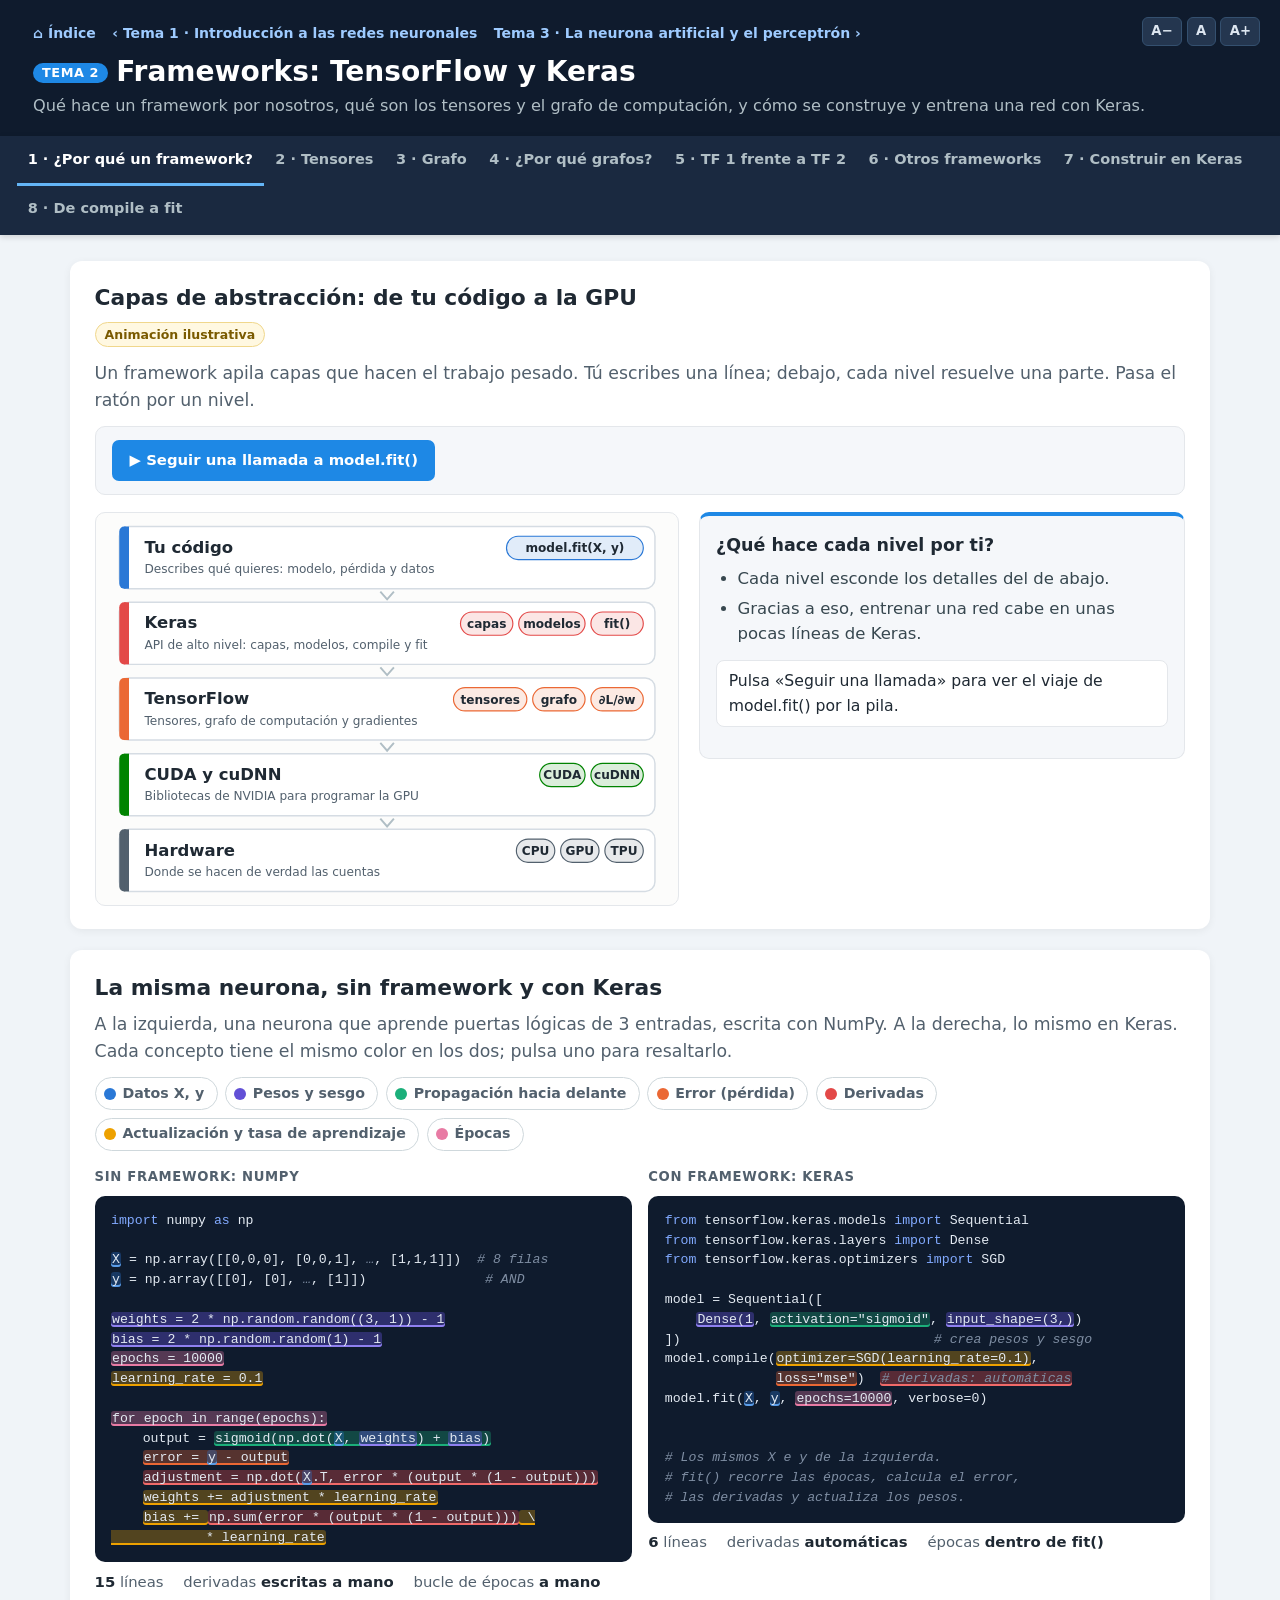
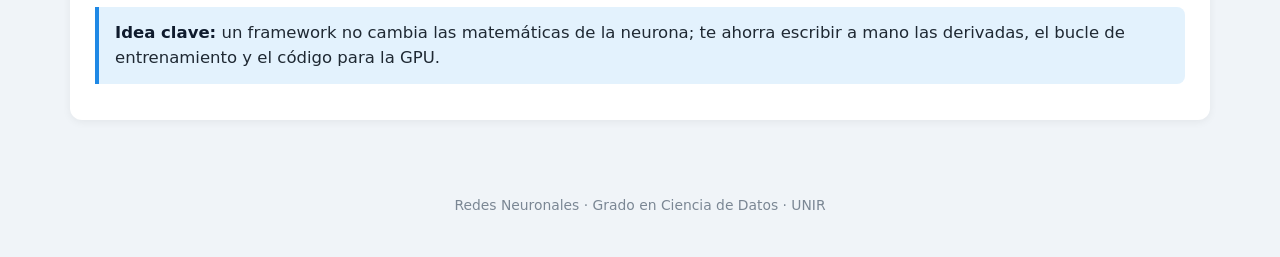
<file: 02_frameworks.html>
<!DOCTYPE html>
<html lang="es-ES">
<head>
<meta charset="UTF-8">
<meta name="viewport" content="width=device-width, initial-scale=1.0">
<title>Tema 2 · Frameworks: TensorFlow y Keras — Redes Neuronales</title>
<link rel="icon" href="assets/icono.svg" type="image/svg+xml">
<link rel="stylesheet" href="assets/estilo.css">
<style>
  .dos-col { display: grid; grid-template-columns: minmax(0, 1fr) minmax(0, 1fr); gap: 1rem; align-items: start; }
  @media (max-width: 900px) { .dos-col { grid-template-columns: 1fr; } }
  pre.code .ln { display: block; padding: 0 .35rem; margin: 0 -.35rem; border-radius: 3px; min-height: 1.5em; transition: background .2s; }
  pre.code .ln.on { background: rgba(255,203,107,.2); box-shadow: inset 3px 0 #FFCB6B; }
  pre.code.compacto { font-size: .8rem; }
  .titulo-code { font-size: .8rem; font-weight: 800; text-transform: uppercase; letter-spacing: .05em; color: var(--ink2); margin: .2rem 0 .1rem; }

  /* 1 · pila y conceptos */
  .pila-grid { display: grid; grid-template-columns: minmax(360px, 1.2fr) minmax(280px, 1fr); gap: 1.2rem; align-items: start; }
  @media (max-width: 900px) { .pila-grid { grid-template-columns: 1fr; } }
  #pq-svg .nivel { cursor: pointer; }
  .info-nivel { min-height: 15rem; }
  .info-nivel .paso-act { font-size: .95rem; background: #fff; border: 1px solid var(--line); border-radius: 8px; padding: .5rem .7rem; margin-top: .6rem; color: var(--ink); min-height: 2.6rem; }
  .conceptos { display: flex; flex-wrap: wrap; gap: .45rem; margin: .4rem 0 .8rem; }
  .conceptos button { font: inherit; font-size: .86rem; font-weight: 700; border: 1px solid #CFD8DC; background: #fff; color: var(--ink2); border-radius: 999px; padding: .28rem .75rem .28rem .5rem; cursor: pointer; display: inline-flex; align-items: center; gap: .4rem; }
  .conceptos button i { width: 12px; height: 12px; border-radius: 50%; display: inline-block; }
  .conceptos button[aria-pressed="true"] { border-color: var(--ink); color: var(--ink); box-shadow: 0 0 0 1px var(--ink); }
  .cc { border-radius: 3px; padding: 0 1px; transition: background .2s, opacity .2s, box-shadow .2s; }
  .cc[data-c="datos"] { background: rgba(42,120,214,.32); box-shadow: inset 0 -2px #5b9de8; }
  .cc[data-c="pesos"] { background: rgba(98,80,214,.38); box-shadow: inset 0 -2px #8f80f0; }
  .cc[data-c="delante"] { background: rgba(27,175,122,.30); box-shadow: inset 0 -2px #1baf7a; }
  .cc[data-c="error"] { background: rgba(235,104,52,.32); box-shadow: inset 0 -2px #eb6834; }
  .cc[data-c="deriv"] { background: rgba(227,73,72,.34); box-shadow: inset 0 -2px #f06a69; }
  .cc[data-c="actual"] { background: rgba(237,161,0,.30); box-shadow: inset 0 -2px #eda100; }
  .cc[data-c="epocas"] { background: rgba(232,123,164,.32); box-shadow: inset 0 -2px #e87ba4; }
  .codigos[data-foco] .cc { background: transparent; box-shadow: none; }
  .codigos[data-foco="datos"] .cc[data-c="datos"] { background: rgba(42,120,214,.55); box-shadow: inset 0 -2px #5b9de8; }
  .codigos[data-foco="pesos"] .cc[data-c="pesos"] { background: rgba(98,80,214,.6); box-shadow: inset 0 -2px #8f80f0; }
  .codigos[data-foco="delante"] .cc[data-c="delante"] { background: rgba(27,175,122,.5); box-shadow: inset 0 -2px #1baf7a; }
  .codigos[data-foco="error"] .cc[data-c="error"] { background: rgba(235,104,52,.55); box-shadow: inset 0 -2px #eb6834; }
  .codigos[data-foco="deriv"] .cc[data-c="deriv"] { background: rgba(227,73,72,.6); box-shadow: inset 0 -2px #f06a69; }
  .codigos[data-foco="actual"] .cc[data-c="actual"] { background: rgba(237,161,0,.5); box-shadow: inset 0 -2px #eda100; }
  .codigos[data-foco="epocas"] .cc[data-c="epocas"] { background: rgba(232,123,164,.55); box-shadow: inset 0 -2px #e87ba4; }
  .resumen-code { display: flex; gap: 1.2rem; flex-wrap: wrap; font-size: .9rem; color: var(--ink2); margin-top: .2rem; }
  .resumen-code b { color: var(--ink); }

  /* 2 · tensores */
  .ten-grid { display: grid; grid-template-columns: minmax(0, 2fr) minmax(250px, 1fr); gap: 1rem; align-items: stretch; }
  @media (max-width: 900px) { .ten-grid { grid-template-columns: 1fr; } }
  .forma-panel { display: flex; flex-direction: column; gap: .6rem; }
  .forma { font-family: var(--mono); font-size: 2rem; font-weight: 800; color: var(--ink); line-height: 1.2; }
  .dims { list-style: none; margin: 0 !important; padding: 0; }
  .dims li { display: flex; align-items: center; gap: .5rem; margin-bottom: .3rem; font-size: .95rem; }
  .dims li b { font-family: var(--mono); min-width: 2.6rem; text-align: right; }
  .dims li i { width: 12px; height: 12px; border-radius: 3px; display: inline-block; }
  #te-svg image { image-rendering: pixelated; }

  /* 3 · grafo */
  #gr-ctl .ctl { min-width: 8.6rem; }
  #gr-ctl input[type=range] { width: 8.6rem; }
  .cadena { font-family: var(--mat); font-size: 1.08rem; white-space: normal !important; }

  /* 5 · TF1 frente a TF2 */
  .linea-t { display: flex; flex-wrap: wrap; gap: .3rem; min-height: 2.1rem; align-items: center; padding: .35rem .5rem; background: #fff; border: 1px solid var(--line); border-radius: 8px; margin-top: .4rem; }
  .linea-t .chip { color: #fff; font-size: .78rem; animation: aparecer .3s ease-out; }
  .linea-t .vacio { color: var(--muted); font-size: .85rem; }
  .paso-tf { font-size: 1.02rem; font-weight: 600; color: var(--ink); background: var(--acento-l); border-radius: 8px; padding: .55rem .9rem; margin: .3rem 0 .8rem; min-height: 2.6rem; }

  /* 6 · otros frameworks */
  .fws { display: grid; grid-template-columns: repeat(5, minmax(0, 1fr)); gap: .7rem; margin-bottom: 1rem; }
  @media (max-width: 1000px) { .fws { grid-template-columns: repeat(2, minmax(0, 1fr)); } }
  .fw { font: inherit; text-align: left; background: #fff; border: 1px solid var(--line); border-top: 5px solid var(--c); border-radius: 10px; padding: .65rem .75rem; cursor: pointer; display: flex; flex-direction: column; gap: .25rem; transition: box-shadow .15s; }
  .fw:hover { box-shadow: 0 4px 14px rgba(0,0,0,.09); }
  .fw[aria-pressed="true"] { box-shadow: 0 0 0 2px var(--c); }
  .fw .n { font-weight: 800; font-size: 1.02rem; color: var(--ink); }
  .fw .o { font-size: .78rem; font-weight: 700; color: var(--ink2); }
  .fw .d { font-size: .86rem; color: #37474F; line-height: 1.4; }

  /* 7 · constructor Keras */
  .capas-ed { display: flex; flex-direction: column; gap: .45rem; margin: .3rem 0 .6rem; }
  .capa-ed { display: flex; flex-wrap: wrap; align-items: center; gap: .6rem; background: #fff; border: 1px solid var(--line); border-radius: 8px; padding: .4rem .7rem; }
  .capa-ed .tit { font-weight: 800; min-width: 7.5rem; }
  .capa-ed label { font-size: .85rem; color: var(--ink2); font-weight: 700; display: inline-flex; align-items: center; gap: .35rem; }
  .capa-ed input[type=number] { width: 5.5rem; }
  .capa-ed .quitar { margin-left: auto; }
  .capa-ed.fija { background: var(--soft); }
  .presets { display: flex; flex-wrap: wrap; gap: .45rem; margin-bottom: .5rem; }
  .tabla.summary td, .tabla.summary th { font-size: .86rem; }
  .tabla.summary td.mono { font-family: var(--mono); white-space: nowrap; }
  .barra-p { height: 6px; border-radius: 3px; background: var(--acento); margin: 3px 0 0 auto; }
  .ventajas .box h3 { font-size: .98rem; }
  .ventajas .box p { margin: 0; font-size: .92rem; }
  .ventajas svg { width: 44px; height: 44px; display: block; margin-bottom: .3rem; }

  /* 8 · compile y fit */
  .fit-grid { display: grid; grid-template-columns: minmax(330px, .95fr) minmax(360px, 1.05fr); gap: 1rem; align-items: start; }
  @media (max-width: 960px) { .fit-grid { grid-template-columns: 1fr; } }
  .fit-sub { display: grid; grid-template-columns: minmax(0, 1fr) 10.5rem; gap: .8rem; align-items: start; margin-top: .7rem; }
  .fit-sub .kpi { min-width: 0; margin-bottom: .5rem; padding: .4rem .7rem; }
  .fit-sub .kpi .v { font-size: 1.25rem; }
  .chips-c { display: flex; flex-wrap: wrap; gap: .4rem; min-height: 2rem; margin-top: .5rem; }
  .chips-c .chip { background: var(--acento-l); color: var(--ink); border: 1px solid #90CAF9; font-family: var(--mono); font-weight: 600; font-size: .8rem; transition: opacity .4s; }
  #fi-datos { aspect-ratio: 1 / 1; cursor: crosshair; }
</style>
</head>
<body class="bloque-fund" data-pagina="02_frameworks.html">

<header class="header">
  <nav class="migas" aria-label="Navegación entre temas"></nav>
  <h1><span class="num-tema">TEMA 2</span>Frameworks: TensorFlow y Keras</h1>
  <p>Qué hace un framework por nosotros, qué son los tensores y el grafo de computación, y cómo se construye y entrena una red con Keras.</p>
</header>

<div class="tabs" role="tablist" aria-label="Pestañas del tema">
  <button class="tab" role="tab" id="t-porque" aria-controls="p-porque" aria-selected="true">1 · ¿Por qué un framework?</button>
  <button class="tab" role="tab" id="t-tensores" aria-controls="p-tensores" aria-selected="false">2 · Tensores</button>
  <button class="tab" role="tab" id="t-grafo" aria-controls="p-grafo" aria-selected="false">3 · Grafo</button>
  <button class="tab" role="tab" id="t-porgrafos" aria-controls="p-porgrafos" aria-selected="false">4 · ¿Por qué grafos?</button>
  <button class="tab" role="tab" id="t-tf12" aria-controls="p-tf12" aria-selected="false">5 · TF 1 frente a TF 2</button>
  <button class="tab" role="tab" id="t-otros" aria-controls="p-otros" aria-selected="false">6 · Otros frameworks</button>
  <button class="tab" role="tab" id="t-keras" aria-controls="p-keras" aria-selected="false">7 · Construir en Keras</button>
  <button class="tab" role="tab" id="t-fit" aria-controls="p-fit" aria-selected="false">8 · De compile a fit</button>
</div>

<main class="content">

  <!-- ============================================================ 1 -->
  <section id="p-porque" class="panel">
    <div class="card">
      <h2>Capas de abstracción: de tu código a la GPU</h2>
      <div class="meta"><span class="tag illus">Animación ilustrativa</span></div>
      <p class="lead">Un framework apila capas que hacen el trabajo pesado. Tú escribes una línea; debajo, cada nivel resuelve una parte. Pasa el ratón por un nivel.</p>
      <div class="controles"><button class="btn" id="pq-play">▶ Seguir una llamada a model.fit()</button></div>
      <div class="pila-grid">
        <div class="escena"><svg id="pq-svg" viewBox="0 0 600 404" aria-label="Pila de abstracción: tu código, Keras, TensorFlow, CUDA y cuDNN, hardware"></svg></div>
        <div class="box acento info-nivel" aria-live="polite">
          <h3 id="pq-tit">¿Qué hace cada nivel por ti?</h3>
          <ul id="pq-lista"><li>Cada nivel esconde los detalles del de abajo.</li><li>Gracias a eso, entrenar una red cabe en unas pocas líneas de Keras.</li></ul>
          <div class="paso-act" id="pq-paso">Pulsa «Seguir una llamada» para ver el viaje de model.fit() por la pila.</div>
        </div>
      </div>
    </div>
    <div class="card">
      <h2>La misma neurona, sin framework y con Keras</h2>
      <p class="lead">A la izquierda, una neurona que aprende puertas lógicas de 3 entradas, escrita con NumPy. A la derecha, lo mismo en Keras. Cada concepto tiene el mismo color en los dos; pulsa uno para resaltarlo.</p>
      <div class="conceptos" id="pq-conc" role="group" aria-label="Conceptos">
        <button type="button" data-c="datos" aria-pressed="false"><i style="background:var(--s1)"></i>Datos X, y</button>
        <button type="button" data-c="pesos" aria-pressed="false"><i style="background:var(--s7)"></i>Pesos y sesgo</button>
        <button type="button" data-c="delante" aria-pressed="false"><i style="background:var(--s3)"></i>Propagación hacia delante</button>
        <button type="button" data-c="error" aria-pressed="false"><i style="background:var(--s2)"></i>Error (pérdida)</button>
        <button type="button" data-c="deriv" aria-pressed="false"><i style="background:var(--s8)"></i>Derivadas</button>
        <button type="button" data-c="actual" aria-pressed="false"><i style="background:var(--s4)"></i>Actualización y tasa de aprendizaje</button>
        <button type="button" data-c="epocas" aria-pressed="false"><i style="background:var(--s5)"></i>Épocas</button>
      </div>
      <div class="dos-col codigos" id="pq-codigos">
        <div>
          <div class="titulo-code">Sin framework: NumPy</div>
<pre class="code compacto"><span class="kw">import</span> numpy <span class="kw">as</span> np

<span class="cc" data-c="datos">X</span> = np.array([[0,0,0], [0,0,1], <span class="com">…</span>, [1,1,1]])  <span class="com"># 8 filas</span>
<span class="cc" data-c="datos">y</span> = np.array([[0], [0], <span class="com">…</span>, [1]])               <span class="com"># AND</span>

<span class="cc" data-c="pesos">weights = 2 * np.random.random((3, 1)) - 1</span>
<span class="cc" data-c="pesos">bias = 2 * np.random.random(1) - 1</span>
<span class="cc" data-c="epocas">epochs = 10000</span>
<span class="cc" data-c="actual">learning_rate = 0.1</span>

<span class="cc" data-c="epocas">for epoch in range(epochs):</span>
    output = <span class="cc" data-c="delante">sigmoid(np.dot(<span class="cc" data-c="datos">X</span>, <span class="cc" data-c="pesos">weights</span>) + <span class="cc" data-c="pesos">bias</span>)</span>
    <span class="cc" data-c="error">error = <span class="cc" data-c="datos">y</span> - output</span>
    <span class="cc" data-c="deriv">adjustment = np.dot(<span class="cc" data-c="datos">X</span>.T, error * (output * (1 - output)))</span>
    <span class="cc" data-c="actual">weights += adjustment * learning_rate</span>
    <span class="cc" data-c="actual">bias += </span><span class="cc" data-c="deriv">np.sum(error * (output * (1 - output)))</span><span class="cc" data-c="actual"> \
            * learning_rate</span></pre>
          <div class="resumen-code"><span><b>15</b> líneas</span><span>derivadas <b>escritas a mano</b></span><span>bucle de épocas <b>a mano</b></span></div>
        </div>
        <div>
          <div class="titulo-code">Con framework: Keras</div>
<pre class="code compacto"><span class="kw">from</span> tensorflow.keras.models <span class="kw">import</span> Sequential
<span class="kw">from</span> tensorflow.keras.layers <span class="kw">import</span> Dense
<span class="kw">from</span> tensorflow.keras.optimizers <span class="kw">import</span> SGD

model = Sequential([
    <span class="cc" data-c="pesos">Dense(1</span>, <span class="cc" data-c="delante">activation="sigmoid"</span>, <span class="cc" data-c="pesos">input_shape=(3,)</span>)
])                                <span class="com"># crea pesos y sesgo</span>
model.compile(<span class="cc" data-c="actual">optimizer=SGD(learning_rate=0.1)</span>,
              <span class="cc" data-c="error">loss="mse"</span>)  <span class="cc" data-c="deriv"><span class="com"># derivadas: automáticas</span></span>
model.fit(<span class="cc" data-c="datos">X</span>, <span class="cc" data-c="datos">y</span>, <span class="cc" data-c="epocas">epochs=10000</span>, verbose=0)


<span class="com"># Los mismos X e y de la izquierda.</span>
<span class="com"># fit() recorre las épocas, calcula el error,</span>
<span class="com"># las derivadas y actualiza los pesos.</span></pre>
          <div class="resumen-code"><span><b>6</b> líneas</span><span>derivadas <b>automáticas</b></span><span>épocas <b>dentro de fit()</b></span></div>
        </div>
      </div>
      <div class="clave"><strong>Idea clave:</strong> un framework no cambia las matemáticas de la neurona; te ahorra escribir a mano las derivadas, el bucle de entrenamiento y el código para la GPU.</div>
    </div>
  </section>

  <!-- ============================================================ 2 -->
  <section id="p-tensores" class="panel">
    <div class="card">
      <h2>Un tensor es una caja de números con varias dimensiones</h2>
      <div class="meta"><span class="tag illus">Esquema ilustrativo</span></div>
      <p class="lead">El rango (o número de ejes) dice cuántos índices hacen falta para llegar a un número; la forma (shape) dice cuántos hay en cada eje.</p>
      <div class="escena"><svg id="te-rangos" viewBox="0 0 1100 250" aria-label="Escalar, vector, matriz, tensor de 3 dimensiones y tensor de 4 dimensiones dibujados con cubos"></svg></div>
    </div>
    <div class="card">
      <h2>Tensores de verdad: datos con su forma</h2>
      <div class="meta"><span class="tag real">Píxeles calculados en el navegador</span></div>
      <p class="lead">Elige un ejemplo para ver cómo se guardan los datos que entran en una red y cuál es su forma.</p>
      <div class="controles">
        <div class="seg" id="te-seg" role="group" aria-label="Ejemplo de tensor">
          <button type="button" data-e="tabla" aria-pressed="true">Filas de una tabla</button>
          <button type="button" data-e="mnist" aria-pressed="false">Imagen MNIST</button>
          <button type="button" data-e="lote" aria-pressed="false">Lote de MNIST</button>
          <button type="button" data-e="color" aria-pressed="false">Imagen en color</button>
          <button type="button" data-e="lotecolor" aria-pressed="false">Lote en color (4D)</button>
        </div>
        <button class="btn" id="te-flat" hidden>Aplanar con Flatten → (784,)</button>
      </div>
      <div class="ten-grid">
        <div class="escena"><svg id="te-svg" viewBox="0 0 720 390" aria-label="Dibujo del ejemplo de tensor elegido"></svg></div>
        <div class="box forma-panel">
          <div class="titulo-code">x.shape</div>
          <div class="forma" id="te-forma"></div>
          <ul class="dims" id="te-dims"></ul>
          <div><span class="titulo-code">Valores en total</span><div style="font-size:1.35rem;font-weight:800" id="te-total"></div></div>
          <p id="te-txt" style="margin:0;font-size:.95rem"></p>
        </div>
      </div>
      <div class="clave"><strong>Idea clave:</strong> todo lo que entra en una red (tablas, imágenes, texto) se convierte en tensores. La primera dimensión suele ser el lote: cuántos ejemplos procesamos a la vez.</div>
    </div>
  </section>

  <!-- ============================================================ 3 -->
  <section id="p-grafo" class="panel">
    <div class="card">
      <h2>El grafo de computación de una neurona</h2>
      <div class="meta"><span class="tag real">Cálculo real en el navegador</span></div>
      <p class="lead">Los nodos son operaciones y las aristas, los tensores que viajan entre ellas. Hacia delante salen los valores; hacia atrás, los gradientes, multiplicando la derivada local de cada nodo.</p>
      <div class="controles" id="gr-ctl">
        <div class="ctl"><label for="gr-x1">Entrada x₁</label><input id="gr-x1" type="range" min="-3" max="3" step="0.1" value="2"><output id="gr-x1o"></output></div>
        <div class="ctl"><label for="gr-x2">Entrada x₂</label><input id="gr-x2" type="range" min="-3" max="3" step="0.1" value="1"><output id="gr-x2o"></output></div>
        <div class="ctl"><label for="gr-w1">Peso w₁</label><input id="gr-w1" type="range" min="-2" max="2" step="0.05" value="0.6"><output id="gr-w1o"></output></div>
        <div class="ctl"><label for="gr-w2">Peso w₂</label><input id="gr-w2" type="range" min="-2" max="2" step="0.05" value="-0.4"><output id="gr-w2o"></output></div>
        <div class="ctl"><label for="gr-b">Sesgo b</label><input id="gr-b" type="range" min="-2" max="2" step="0.05" value="0.3"><output id="gr-bo"></output></div>
        <div class="ctl"><label for="gr-y">Objetivo y</label><input id="gr-y" type="range" min="-1" max="4" step="0.1" value="2"><output id="gr-yo"></output></div>
      </div>
      <div class="controles">
        <button class="btn" id="gr-del">▶ Hacia delante</button>
        <button class="btn" id="gr-atr">◀ Hacia atrás (gradientes)</button>
        <button class="btn gris" id="gr-paso">Un paso de descenso (η = 0,1)</button>
        <div class="kpis" style="margin:0"><div class="kpi"><div class="t">Pérdida L</div><div class="v" id="gr-L">—</div></div></div>
      </div>
      <div class="escena"><svg id="gr-svg" viewBox="0 0 1100 384" aria-label="Grafo: x y w entran en MatMul, se suma b, ReLU y pérdida cuadrática; valores hacia delante y gradientes hacia atrás"></svg></div>
      <div class="leyenda"><span><i style="background:var(--s1)"></i>valor hacia delante</span><span><i style="background:var(--s2)"></i>gradiente hacia atrás (∂L/∂·)</span></div>
      <div class="dos-col" style="margin-top:.6rem">
        <div>
          <h3>La regla de la cadena, con los números</h3>
          <div class="formula cadena" id="gr-cad1"></div>
          <div class="formula cadena" id="gr-cad2"></div>
          <p id="gr-nota" style="margin-top:.4rem"></p>
        </div>
        <div>
          <h3>Lo mismo en TensorFlow 2</h3>
<pre class="code compacto" id="gr-code"></pre>
        </div>
      </div>
      <div class="clave"><strong>Idea clave:</strong> como TensorFlow guarda el grafo de operaciones, puede recorrerlo hacia atrás y calcular por sí solo todos los gradientes (diferenciación automática). Es la retropropagación hecha por el framework.</div>
    </div>
  </section>

  <!-- ============================================================ 4 -->
  <section id="p-porgrafos" class="panel">
    <div class="card">
      <h2>¿Por qué TensorFlow usa grafos?</h2>
      <div class="meta"><span class="tag illus">Animaciones ilustrativas</span></div>
      <p class="lead">Tener el cálculo descrito como un grafo, y no como líneas de Python sueltas, permite cuatro cosas.</p>
      <div class="controles"><button class="btn" id="pg-play">⏸ Pausa</button></div>
      <div class="dos-col">
        <div class="box"><h3>1 · Eficiencia y optimización</h3><div class="escena"><svg id="pg-1" viewBox="0 0 520 250" aria-label="Fusión de operaciones y eliminación de operaciones repetidas"></svg></div><p style="margin:.5rem 0 0">TensorFlow analiza el grafo, fusiona operaciones que se pueden combinar y elimina las redundantes.</p></div>
        <div class="box"><h3>2 · Distribución del cálculo</h3><div class="escena"><svg id="pg-2" viewBox="0 0 520 250" aria-label="Subgrafos repartidos entre CPU, GPU 0 y GPU 1"></svg></div><p style="margin:.5rem 0 0">El grafo se divide en subgrafos que se ejecutan en distintos dispositivos o máquinas.</p></div>
        <div class="box"><h3>3 · Persistencia y reutilización</h3><div class="escena"><svg id="pg-3" viewBox="0 0 520 250" aria-label="El grafo se guarda como SavedModel y se carga en un servidor sin el código de entrenamiento"></svg></div><p style="margin:.5rem 0 0">El grafo se guarda y se lleva a producción: para predecir no hace falta el código de entrenamiento.</p></div>
        <div class="box"><h3>4 · Depuración estructurada</h3><div class="escena"><svg id="pg-4" viewBox="0 0 520 250" aria-label="Grafo con las formas de cada tensor en el que se ve dónde falla"></svg></div><p style="margin:.5rem 0 0">Con el grafo a la vista se localiza dónde falla el flujo de datos, como unas formas que no encajan.</p></div>
      </div>
      <div class="clave"><strong>Idea clave:</strong> un grafo es una descripción completa del cálculo: se puede optimizar, repartir, guardar e inspeccionar antes de ejecutarlo.</div>
    </div>
  </section>

  <!-- ============================================================ 5 -->
  <section id="p-tf12" class="panel">
    <div class="card">
      <h2>TensorFlow 1 frente a TensorFlow 2</h2>
      <div class="meta"><span class="tag illus">Animación ilustrativa</span></div>
      <p class="lead">En TensorFlow 1 primero se construye el grafo y luego se ejecuta en una sesión. En TensorFlow 2 cada línea se ejecuta al momento, y el grafo se pide cuando conviene con @tf.function.</p>
      <div class="controles">
        <button class="btn gris" id="tf-ant">◀ Anterior</button>
        <button class="btn gris" id="tf-sig">Siguiente ▶</button>
        <button class="btn" id="tf-play">▶ Reproducir</button>
        <div class="ctl"><span class="etq">Paso</span><output id="tf-n">1 de 5</output></div>
      </div>
      <div class="paso-tf" id="tf-txt"></div>
      <div class="dos-col">
        <div>
          <div class="titulo-code">TensorFlow 1 · definir y luego ejecutar</div>
<pre class="code compacto" id="tf-c1"></pre>
          <div class="escena"><svg id="tf-g1" viewBox="0 0 520 168" aria-label="Grafo de TensorFlow 1"></svg></div>
          <div class="linea-t" id="tf-l1"></div>
        </div>
        <div>
          <div class="titulo-code">TensorFlow 2 · ejecución inmediata</div>
<pre class="code compacto" id="tf-c2"></pre>
          <div class="escena"><svg id="tf-g2" viewBox="0 0 520 168" aria-label="Grafo de TensorFlow 2"></svg></div>
          <div class="linea-t" id="tf-l2"></div>
        </div>
      </div>
      <table class="tabla" style="margin-top:1rem">
        <thead><tr><th></th><th>TensorFlow 1</th><th>TensorFlow 2</th></tr></thead>
        <tbody>
          <tr><td><b>Modo por defecto</b></td><td>Grafo estático: primero se define, después se ejecuta</td><td>Ejecución inmediata (eager): cada línea calcula al momento</td></tr>
          <tr><td><b>Entradas</b></td><td><code>tf.placeholder</code> + <code>feed_dict</code></td><td>Tensores o arrays de NumPy normales</td></tr>
          <tr><td><b>Ejecutar</b></td><td><code>tf.Session</code> y <code>sess.run(...)</code></td><td>Llamar a la función como en Python</td></tr>
          <tr><td><b>Depurar</b></td><td>Difícil: los valores no existen hasta <code>sess.run</code></td><td>Fácil: <code>print()</code> en cualquier línea</td></tr>
          <tr><td><b>Grafo</b></td><td>Siempre</td><td>Cuando se pide con <code>@tf.function</code> (rendimiento, exportar)</td></tr>
          <tr><td><b>Alto nivel</b></td><td>Varias API a la vez</td><td>Keras integrado (<code>tf.keras</code>)</td></tr>
        </tbody>
      </table>
      <div class="clave"><strong>Idea clave:</strong> TensorFlow 2 sigue usando grafos por debajo, pero ya no obliga a pensar en ellos: se programa como en Python normal.</div>
    </div>
  </section>

  <!-- ============================================================ 6 -->
  <section id="p-otros" class="panel">
    <div class="card">
      <h2>Otros frameworks</h2>
      <div class="meta"><span class="tag illus">Mapa orientativo</span></div>
      <p class="lead">TensorFlow no es la única opción. Pulsa uno para verlo en el mapa y comparar cómo se escribe la misma red pequeña (4 → 8 → 1).</p>
      <div class="fws" id="ot-fws"></div>
      <div class="dos-col">
        <div class="escena"><svg id="ot-svg" viewBox="0 0 540 400" aria-label="Mapa orientativo de frameworks según nivel de abstracción y uso en investigación o producción"></svg></div>
        <div>
          <div class="titulo-code" id="ot-tit"></div>
<pre class="code compacto" id="ot-code"></pre>
          <p id="ot-nota" style="font-size:.92rem;margin-top:.4rem"></p>
        </div>
      </div>
      <div class="clave"><strong>Hasta aquí llega nuestra relación con TensorFlow:</strong> en la asignatura trabajamos con Keras, su API de alto nivel. Desde Keras 3 (2023), el mismo código Keras también puede ejecutarse sobre JAX o PyTorch.</div>
    </div>
  </section>

  <!-- ============================================================ 7 -->
  <section id="p-keras" class="panel">
    <div class="card">
      <h2>Keras: construye un modelo</h2>
      <div class="meta"><span class="tag real">Cálculo real en el navegador</span></div>
      <p class="lead">Elige el problema y las capas: se dibuja la red, se genera el código Keras y se calcula la tabla de model.summary().</p>
      <div class="presets" id="ke-pre">
        <button class="btn gris" data-p="0">Vivienda</button>
        <button class="btn gris" data-p="1">Reseñas en 3 clases</button>
        <button class="btn gris" data-p="2">Spam</button>
        <button class="btn gris" data-p="3">MNIST</button>
      </div>
      <div class="controles">
        <div class="ctl"><span class="etq">Tipo de problema</span>
          <div class="seg" id="ke-tipo" role="group" aria-label="Tipo de problema">
            <button type="button" data-t="bin" aria-pressed="false">Binaria</button>
            <button type="button" data-t="multi" aria-pressed="false">Multiclase</button>
            <button type="button" data-t="reg" aria-pressed="true">Regresión</button>
          </div>
        </div>
        <div class="ctl" id="ke-clases-c"><label for="ke-clases">Nº de clases</label><input id="ke-clases" type="number" min="3" max="100" value="3"></div>
        <div class="ctl"><span class="etq">Entrada</span>
          <div class="seg" id="ke-ent" role="group" aria-label="Tipo de entrada">
            <button type="button" data-e="vec" aria-pressed="true">Vector</button>
            <button type="button" data-e="img" aria-pressed="false">Imagen 28 × 28</button>
          </div>
        </div>
        <div class="ctl" id="ke-nin-c"><label for="ke-nin">Nº de características</label><input id="ke-nin" type="number" min="1" max="10000" value="8"></div>
        <div class="ctl"><label for="ke-opt">Optimizador</label><select id="ke-opt"><option value="adam">adam</option><option value="sgd">sgd</option><option value="rmsprop">rmsprop</option></select></div>
      </div>
      <div class="capas-ed" id="ke-capas"></div>
      <button class="btn gris" id="ke-add">+ Añadir capa oculta</button>
      <div class="escena" style="margin-top:.9rem"><svg id="ke-svg" viewBox="0 0 1100 330" aria-label="Dibujo de la red construida"></svg></div>
      <div class="dos-col" style="margin-top:.9rem">
        <div>
          <div class="titulo-code">Código Keras generado</div>
<pre class="code compacto" id="ke-code"></pre>
        </div>
        <div>
          <div class="titulo-code">model.summary()</div>
          <table class="tabla summary" id="ke-sum"></table>
          <p class="pie">Cada capa Dense tiene (entradas × neuronas) pesos + 1 sesgo por neurona.</p>
        </div>
      </div>
    </div>
    <div class="card">
      <h2>Ventajas de Keras</h2>
      <div class="grid4 ventajas">
        <div class="box"><svg viewBox="0 0 44 44" aria-hidden="true"><rect x="6" y="9" width="32" height="6" rx="3" fill="#1E88E5"/><rect x="6" y="19" width="22" height="6" rx="3" fill="#90CAF9"/><rect x="6" y="29" width="27" height="6" rx="3" fill="#90CAF9"/></svg><h3>Sintaxis sencilla</h3><p>Un prototipo de red en unas pocas líneas.</p></div>
        <div class="box"><svg viewBox="0 0 44 44" aria-hidden="true"><path d="M24 4 L10 25 L21 25 L18 40 L34 17 L23 17 Z" fill="#eda100"/></svg><h3>Rapidez para prototipar</h3><p>Probar una idea, cambiar capas y volver a entrenar es inmediato.</p></div>
        <div class="box"><svg viewBox="0 0 44 44" aria-hidden="true"><rect x="5" y="8" width="14" height="14" rx="2" fill="#1baf7a"/><rect x="9" y="12" width="14" height="14" rx="2" fill="#1baf7a" opacity=".6"/><circle cx="31" cy="30" r="8" fill="none" stroke="#6250d6" stroke-width="3.5"/><path d="M37 24 l3 -4 l1 6 z" fill="#6250d6"/></svg><h3>Muchos tipos de red</h3><p>Densas, convolucionales, recurrentes… con la misma forma de trabajar.</p></div>
        <div class="box"><svg viewBox="0 0 44 44" aria-hidden="true"><rect x="7" y="9" width="30" height="26" rx="4" fill="#253447"/><g fill="#90CAF9"><rect x="11" y="13" width="5" height="5" rx="1"/><rect x="19" y="13" width="5" height="5" rx="1"/><rect x="27" y="13" width="5" height="5" rx="1"/><rect x="11" y="21" width="5" height="5" rx="1"/><rect x="19" y="21" width="5" height="5" rx="1"/><rect x="27" y="21" width="5" height="5" rx="1"/></g></svg><h3>Escala a GPU y TPU</h3><p>El mismo código se ejecuta en GPU o TPU sin cambios.</p></div>
      </div>
      <div class="clave"><strong>Idea clave:</strong> con Keras describimos la red (capas, activaciones, pérdida) y el framework se encarga del resto. Contar parámetros es sencillo: (entradas × neuronas) + neuronas en cada capa densa.</div>
    </div>
  </section>

  <!-- ============================================================ 8 -->
  <section id="p-fit" class="panel">
    <div class="card">
      <h2>De compile a fit: el ciclo de vida de un modelo Keras</h2>
      <div class="meta"><span class="tag real">Entrenamiento real en el navegador</span></div>
      <p class="lead">Una red 2 → 8 → 8 → 1 aprende a separar dos clases. Cada línea del código se ilumina cuando ocurre; los lotes pasan por la red y el historial se dibuja época a época.</p>
      <div class="controles">
        <button class="btn" id="fi-play">▶ Ejecutar</button>
        <button class="btn gris" id="fi-reset">Reiniciar</button>
        <div class="ctl"><span class="etq">Velocidad</span>
          <div class="seg" id="fi-vel" role="group" aria-label="Velocidad">
            <button type="button" data-v="lenta" aria-pressed="false">Lenta</button>
            <button type="button" data-v="normal" aria-pressed="true">Normal</button>
            <button type="button" data-v="rapida" aria-pressed="false">Rápida</button>
          </div>
        </div>
      </div>
      <div class="fit-grid">
        <div>
<pre class="code compacto" id="fi-code"></pre>
          <ol class="pasos" id="fi-pasos">
            <li>Definir el modelo: capas y activaciones</li>
            <li><b>compile</b>: optimizador, pérdida y métricas</li>
            <li><b>fit</b>: épocas × lotes, con validación</li>
            <li><b>evaluate</b>: datos de prueba que no ha visto</li>
            <li><b>predict</b>: usar el modelo con datos nuevos</li>
          </ol>
        </div>
        <div>
          <div class="escena"><svg id="fi-red" viewBox="0 0 520 190" aria-label="Red 2-8-8-1 con sus pesos"></svg></div>
          <div class="chips-c" id="fi-chips"></div>
          <div class="fit-sub">
            <canvas id="fi-datos" class="lienzo" aria-label="Datos de entrenamiento y regiones de decisión de la red"></canvas>
            <div>
              <div class="kpi"><div class="t">Época</div><div class="v" id="fi-ep">0 / 30</div></div>
              <div class="kpi"><div class="t">Lote</div><div class="v" id="fi-lote">0 / 7</div></div>
              <div class="kpi"><div class="t">Pérdida (entr.)</div><div class="v" id="fi-loss">—</div></div>
              <div class="kpi"><div class="t">Exactitud (entr.)</div><div class="v" id="fi-acc">—</div></div>
              <div class="kpi"><div class="t">Prueba</div><div class="v" id="fi-test" style="font-size:1rem">—</div></div>
            </div>
          </div>
          <div class="leyenda"><span><i class="punto" style="background:var(--s1)"></i>clase 1</span><span><i class="punto" style="background:var(--s2)"></i>clase 0</span><span><i class="punto" style="background:#fff;border:2px solid #1F2933"></i>lote actual</span><span><i style="background:#fff;border:2px solid #C62828;width:11px;height:11px;border-radius:2px"></i>error en prueba</span></div>
        </div>
      </div>
      <div class="dos-col" style="margin-top:.6rem">
        <canvas id="fi-cl" class="lienzo" aria-label="Historial de la pérdida en entrenamiento y validación"></canvas>
        <canvas id="fi-ca" class="lienzo" aria-label="Historial de la exactitud en entrenamiento y validación"></canvas>
      </div>
      <div class="leyenda"><span><i style="background:var(--s1)"></i>entrenamiento (loss, accuracy)</span><span><i style="background:var(--s2)"></i>validación (val_loss, val_accuracy)</span></div>
      <p class="pie">Datos: 300 puntos con forma de dos lunas, repartidos en 200 de entrenamiento, 50 de validación y 50 de prueba. Tras el entrenamiento, haz clic en el plano para predecir un punto nuevo.</p>
      <div class="clave"><strong>Idea clave:</strong> compile prepara el entrenamiento, fit lo ejecuta (épocas × lotes) y devuelve el historial, evaluate mide con datos no vistos y predict usa el modelo.</div>
    </div>
  </section>

</main>
<footer class="footer">Redes Neuronales · Grado en Ciencia de Datos · UNIR</footer>

<script src="assets/comun.js"></script>
<script src="assets/mlp.js"></script>
<script>
(function () {
  "use strict";
  const C = RN.color, S = RN.svg;
  const $ = function (id) { return document.getElementById(id); };
  const ACENTO = RN.acento();
  const fx = function (v) { return Math.round(v * 10) / 10; };
  const F = function (x, d) { return RN.fmt(x, d).replace("-", "−"); };

  // ------------------------------------------------------------------ utilidades
  function T(p, x, y, s, o) {
    o = o || {};
    const a = { x: x, y: y, "font-size": o.fs || 13, fill: o.fill || C.ink, "text-anchor": o.anchor || "start" };
    if (o.fw) a["font-weight"] = o.fw;
    if (o.base) a["dominant-baseline"] = o.base;
    if (o.op !== undefined) a.opacity = o.op;
    if (o.mono) a["font-family"] = "ui-monospace, Menlo, Consolas, monospace";
    if (o.estilo) a["font-style"] = o.estilo;
    const e = S("text", a, p);
    e.textContent = s;
    return e;
  }
  function vaciar(el) { while (el.firstChild) el.removeChild(el.firstChild); }
  function caja(g, cx, cy, w, h, o) {
    o = o || {};
    return S("rect", { x: cx - w / 2, y: cy - h / 2, width: w, height: h, rx: o.rx === undefined ? 9 : o.rx, fill: o.fill || "#fff", stroke: o.stroke || C.ink2, "stroke-width": o.sw || 2 }, g);
  }
  function flechaDefs(svg, id, col) {
    const d = S("defs", {}, svg);
    const m = S("marker", { id: id, viewBox: "0 0 10 10", refX: 9, refY: 5, markerWidth: 6.5, markerHeight: 6.5, orient: "auto-start-reverse" }, d);
    S("path", { d: "M0 0 L10 5 L0 10 Z", fill: col || C.ink2 }, m);
  }
  const tramo = function (p, a, b) { return RN.limita((p - a) / (b - a), 0, 1); };
  function segBotones(cont, fn) {
    const bs = Array.from(cont.querySelectorAll("button"));
    bs.forEach(function (b) { b.addEventListener("click", function () { bs.forEach(function (x) { x.setAttribute("aria-pressed", x === b ? "true" : "false"); }); fn(b); }); });
    return bs;
  }
  // Resaltado sencillo de Python, línea a línea
  function esc(s) { return s.replace(/&/g, "&amp;").replace(/</g, "&lt;").replace(/>/g, "&gt;"); }
  function py(linea) {
    const re = /(#.*$)|("[^"]*"|'[^']*')|(@[\w.]+)|(\b\d+(?:\.\d+)?(?:e-?\d+)?\b)|\b(import|from|as|def|return|with|for|in|None|True|False|lambda)\b|([A-Za-z_][\w]*)(?=\()/g;
    let out = "", ult = 0, m;
    while ((m = re.exec(linea))) {
      out += esc(linea.slice(ult, m.index));
      const t = esc(m[0]);
      if (m[1]) out += '<span class="com">' + t + "</span>";
      else if (m[2]) out += '<span class="str">' + t + "</span>";
      else if (m[3]) out += '<span class="fn">' + t + "</span>";
      else if (m[4]) out += '<span class="num">' + t + "</span>";
      else if (m[5]) out += '<span class="kw">' + t + "</span>";
      else out += '<span class="fn">' + t + "</span>";
      ult = m.index + m[0].length;
    }
    return out + esc(linea.slice(ult));
  }
  function ponCodigo(pre, lineas) {
    pre.innerHTML = lineas.map(function (l, k) { return '<span class="ln" data-i="' + k + '">' + (l.length ? py(l) : "​") + "</span>"; }).join("");
    return Array.from(pre.querySelectorAll(".ln"));
  }
  function marcaLineas(lns, idx) { lns.forEach(function (l, k) { l.classList.toggle("on", idx.indexOf(k) >= 0); }); }

  // ================================================================== 1 · ¿por qué un framework?
  (function () {
    const svg = $("pq-svg");
    const NIV = [
      { n: "Tu código", s: "Describes qué quieres: modelo, pérdida y datos", col: C.s1, chips: ["model.fit(X, y)"], mono: true,
        q: ["Solo describes la arquitectura, la pérdida y los datos.", "Unas pocas líneas: el resto lo hacen los niveles de abajo."], paso: "Tu código llama a model.fit(X, y, epochs=10)." },
      { n: "Keras", s: "API de alto nivel: capas, modelos, compile y fit", col: C.s8, chips: ["capas", "modelos", "fit()"],
        q: ["Crea las capas (Dense, Conv2D, LSTM…) con sus pesos y sesgos.", "compile() fija optimizador, pérdida y métricas.", "fit() recorre por ti las épocas y los lotes."], paso: "Keras trocea los datos en lotes y, para cada lote, pide a TensorFlow la pérdida y los gradientes." },
      { n: "TensorFlow", s: "Tensores, grafo de computación y gradientes", col: C.s2, chips: ["tensores", "grafo", "∂L/∂w"],
        q: ["Guarda los datos como tensores (arrays de n dimensiones).", "Describe el cálculo como un grafo de operaciones.", "Calcula todas las derivadas automáticamente."], paso: "TensorFlow ejecuta el grafo: multiplicaciones de matrices, activaciones y, hacia atrás, los gradientes." },
      { n: "CUDA y cuDNN", s: "Bibliotecas de NVIDIA para programar la GPU", col: C.s6, chips: ["CUDA", "cuDNN"],
        q: ["CUDA permite repartir un cálculo entre miles de hilos de la GPU.", "cuDNN trae versiones muy optimizadas de las operaciones de las redes (convoluciones, multiplicaciones de matrices…)."], paso: "cuDNN elige la implementación más rápida de cada operación y CUDA la lanza en la GPU." },
      { n: "Hardware", s: "Donde se hacen de verdad las cuentas", col: "#52606D", chips: ["CPU", "GPU", "TPU"],
        q: ["La CPU coordina y prepara los datos.", "La GPU (o la TPU de Google) multiplica matrices en paralelo.", "El mismo código Keras sirve para CPU, GPU o TPU."], paso: "Miles de núcleos de la GPU calculan a la vez y el resultado sube de nuevo hasta Keras." }
    ];
    const Y0 = 14, H = 64, GAP = 14, X0 = 24, W = 552;
    const els = NIV.map(function (nv, k) {
      const y = Y0 + k * (H + GAP);
      const g = S("g", { class: "nivel", tabindex: 0, role: "button", "aria-label": nv.n }, svg);
      const r = S("rect", { x: X0, y: y, width: W, height: H, rx: 10, fill: "#fff", stroke: "#D5DCE3", "stroke-width": 1.5 }, g);
      S("rect", { x: X0, y: y, width: 10, height: H, rx: 5, fill: nv.col }, g);
      S("rect", { x: X0 + 5, y: y, width: 5, height: H, fill: nv.col }, g);
      T(g, X0 + 26, y + 27, nv.n, { fs: 17, fw: 800 });
      T(g, X0 + 26, y + 48, nv.s, { fs: 12.5, fill: C.ink2 });
      let xr = X0 + W - 12;
      const gch = S("g", {}, g);
      nv.chips.slice().reverse().forEach(function (c) {
        const w = c.length * (nv.mono ? 8.2 : 7.2) + 18;
        xr -= w;
        S("rect", { x: xr, y: y + 10, width: w, height: 24, rx: 12, fill: RN.mezcla("#ffffff", nv.col, 0.14), stroke: nv.col, "stroke-width": 1.2 }, gch);
        T(gch, xr + w / 2, y + 26.5, c, { fs: 12.5, fw: 700, anchor: "middle", mono: nv.mono });
        xr -= 6;
      });
      if (k < NIV.length - 1) S("path", { d: "M" + (X0 + W / 2 - 7) + " " + (y + H + 3) + " L" + (X0 + W / 2) + " " + (y + H + GAP - 3) + " L" + (X0 + W / 2 + 7) + " " + (y + H + 3), fill: "none", stroke: "#B0BEC5", "stroke-width": 2 }, svg);
      g.addEventListener("pointerenter", function () { if (!anim.activo) muestra(k); });
      g.addEventListener("focus", function () { if (!anim.activo) muestra(k); });
      g.addEventListener("click", function () { anim.parar(); muestra(k); });
      return { g: g, r: r, y: y, ch: gch };
    });
    const ficha = S("g", { opacity: 0 }, svg);
    S("rect", { x: -64, y: -12, width: 128, height: 24, rx: 12, fill: C.ink }, ficha);
    const fichaT = T(ficha, 0, 4.5, "model.fit()", { fs: 12.5, fw: 700, anchor: "middle", fill: "#fff", mono: true });
    function resalta(k) {
      els.forEach(function (e, j) {
        e.r.setAttribute("stroke", j === k ? NIV[j].col : "#D5DCE3");
        e.r.setAttribute("stroke-width", j === k ? 3 : 1.5);
        e.r.setAttribute("fill", j === k ? RN.mezcla("#ffffff", NIV[j].col, 0.07) : "#fff");
      });
    }
    function muestra(k, paso) {
      resalta(k);
      $("pq-tit").textContent = NIV[k].n + ": qué hace por ti";
      const ul = $("pq-lista"); ul.innerHTML = "";
      NIV[k].q.forEach(function (t) { RN.el("li", {}, ul, t); });
      if (paso) $("pq-paso").textContent = NIV[k].paso;
    }
    // viaje de una llamada: baja y vuelve a subir
    const T_NIV = 1.7;
    const anim = RN.anima(function (dt, t) {
      t = Math.max(0, t); // el primer fotograma puede llegar con dt < 0
      const n = NIV.length, total = (2 * n - 1) * T_NIV;
      if (t >= total) { ficha.setAttribute("opacity", 0); els.forEach(function (e) { e.ch.setAttribute("opacity", 1); }); $("pq-paso").textContent = "Fin del viaje: Keras recibe la pérdida, actualiza los pesos y pasa al lote siguiente."; resalta(-1); return false; }
      const seg = Math.floor(t / T_NIV), f = (t % T_NIV) / T_NIV;
      const k = seg < n ? seg : 2 * n - 2 - seg;
      const sub = seg >= n;
      muestra(k, !sub);
      if (sub) $("pq-paso").textContent = k === 0 ? "Vuelve a tu código: history con la pérdida de cada época." : "Sube el resultado: " + ["", "Keras guarda la pérdida y aplica el optimizador.", "TensorFlow devuelve los gradientes ∂L/∂w.", "cuDNN y CUDA devuelven los resultados de la GPU."][k];
      fichaT.textContent = sub ? "pérdida, ∂L/∂w" : "model.fit()";
      const kSig = sub ? Math.max(0, k - 1) : Math.min(n - 1, k + 1);
      const y0 = els[k].y + H / 2, y1 = els[kSig].y + H / 2;
      const yy = f < 0.6 ? y0 : RN.lerp(y0, y1, RN.suave((f - 0.6) / 0.4));
      ficha.setAttribute("transform", "translate(" + (X0 + W - 76) + " " + (yy - 8) + ")");
      ficha.setAttribute("opacity", 1);
      els.forEach(function (e, j) { e.ch.setAttribute("opacity", j === k || j === kSig && f >= 0.6 ? 0.12 : 1); });
    }, svg);
    RN.botonPlay($("pq-play"), anim, ["▶ Seguir una llamada a model.fit()", "⏸ Pausa"]);
    $("pq-play").addEventListener("click", function () { if (anim.activo) anim.reiniciar(); });
    if (RN.reducirMovimiento) $("pq-play").addEventListener("click", function () { anim.parar(); muestra(2, true); });

    // conceptos coloreados
    const cont = $("pq-codigos");
    const bs = Array.from($("pq-conc").querySelectorAll("button"));
    bs.forEach(function (b) {
      b.addEventListener("click", function () {
        const on = b.getAttribute("aria-pressed") !== "true";
        bs.forEach(function (x) { x.setAttribute("aria-pressed", x === b && on ? "true" : "false"); });
        if (on) cont.dataset.foco = b.dataset.c; else delete cont.dataset.foco;
      });
    });
  })();

  // ================================================================== 2 · tensores
  // Dígitos «al estilo MNIST» dibujados en un lienzo de 28 × 28 (fondo negro, trazo blanco)
  // Trazos de cada dígito en una caja de 20 × 20 (como los dígitos centrados de MNIST)
  const TRAZOS = {
    0: function (c) { c.ellipse(10, 10, 6, 9, 0, 0, 2 * Math.PI); },
    1: function (c) { c.moveTo(7, 4); c.lineTo(11, 1); c.lineTo(10.5, 19); },
    2: function (c) { c.moveTo(4, 5); c.quadraticCurveTo(9, -1, 14, 3); c.quadraticCurveTo(17, 8, 4, 19); c.lineTo(17, 18.5); },
    3: function (c) { c.moveTo(4, 3); c.quadraticCurveTo(15, -1, 14, 6); c.quadraticCurveTo(13, 9.5, 8, 9.5); c.quadraticCurveTo(17, 10, 15, 16); c.quadraticCurveTo(11, 21, 4, 17); },
    4: function (c) { c.moveTo(12, 1); c.lineTo(3, 13); c.lineTo(17, 13); c.moveTo(13, 6); c.lineTo(13, 19.5); },
    5: function (c) { c.moveTo(16, 1.5); c.lineTo(6, 1.5); c.lineTo(5, 9); c.quadraticCurveTo(10, 6.5, 14.5, 9.5); c.quadraticCurveTo(18, 14, 13.5, 18); c.quadraticCurveTo(8, 20.5, 4, 17); },
    6: function (c) { c.moveTo(14, 1); c.quadraticCurveTo(5, 5, 4.5, 13); c.quadraticCurveTo(5, 19.5, 10, 19); c.quadraticCurveTo(15.5, 18, 15, 13); c.quadraticCurveTo(14, 8.5, 9, 9.5); c.quadraticCurveTo(6, 10.5, 5, 13); },
    7: function (c) { c.moveTo(3, 2); c.lineTo(17, 2); c.quadraticCurveTo(11, 9, 8, 19.5); },
    8: function (c) { c.ellipse(10, 5.5, 4.5, 4.5, 0, 0, 2 * Math.PI); c.moveTo(16, 14.5); c.ellipse(10, 14.5, 6, 5, 0, 0, 2 * Math.PI); },
    9: function (c) { c.moveTo(15, 7); c.ellipse(10, 6.5, 5, 5, 0, 0, 2 * Math.PI); c.moveTo(15, 7); c.quadraticCurveTo(15, 14, 12, 19.5); }
  };
  function digito(d, semilla) {
    const cv = document.createElement("canvas"); cv.width = 28; cv.height = 28;
    const c = cv.getContext("2d");
    const r = RN.rng(semilla);
    c.fillStyle = "#000"; c.fillRect(0, 0, 28, 28);
    c.save();
    c.translate(14 + (r() - 0.5) * 2, 14 + (r() - 0.5) * 2);
    c.transform(1, 0, -0.25 + r() * 0.3, 1, 0, 0);
    const k = 0.92 + r() * 0.12;
    c.scale(k, k);
    c.translate(-10, -10);
    c.strokeStyle = "#fff"; c.lineWidth = 2.1 + r() * 0.6; c.lineCap = "round"; c.lineJoin = "round";
    c.beginPath(); TRAZOS[d](c); c.stroke();
    c.restore();
    const im = c.getImageData(0, 0, 28, 28).data, px = [];
    for (let k = 0; k < 784; k++) px.push(im[k * 4]);
    return { px: px, url: cv.toDataURL() };
  }
  // Imagen en color de 32 × 32 (un barco en el mar, al estilo CIFAR-10)
  function imagenColor(semilla, v) {
    v = v || 0;
    const CASCO = ["#8B2E2E", "#2E4B8B", "#2E7D32", "#6D4C41"][v % 4], SOLX = [25, 7, 21, 11][v % 4], MAR = ["#1F5F8B", "#2A6F97", "#16507A", "#327FA8"][v % 4];
    const cv = document.createElement("canvas"); cv.width = 32; cv.height = 32;
    const c = cv.getContext("2d"), r = RN.rng(semilla);
    const gr = c.createLinearGradient(0, 0, 0, 20); gr.addColorStop(0, "#5DA9E9"); gr.addColorStop(1, "#BFE3F7");
    c.fillStyle = gr; c.fillRect(0, 0, 32, 20);
    c.fillStyle = MAR; c.fillRect(0, 20, 32, 12);
    c.fillStyle = "#FFD54F"; c.beginPath(); c.arc(SOLX, 6, 3.2, 0, 7); c.fill();
    c.fillStyle = CASCO; c.beginPath(); c.moveTo(6, 19); c.lineTo(26, 19); c.lineTo(23, 24); c.lineTo(9, 24); c.closePath(); c.fill();
    c.fillStyle = "#F5F5F5"; c.beginPath(); c.moveTo(15, 5); c.lineTo(15, 18); c.lineTo(23, 18); c.closePath(); c.fill();
    c.fillStyle = "#E0E0E0"; c.beginPath(); c.moveTo(14, 8); c.lineTo(14, 18); c.lineTo(9, 18); c.closePath(); c.fill();
    c.fillStyle = "#4A2A1A"; c.fillRect(14.5, 4, 1, 15);
    for (let k = 0; k < 14; k++) { c.fillStyle = "rgba(255,255,255," + (0.15 + r() * 0.25) + ")"; c.fillRect(Math.floor(r() * 32), 21 + Math.floor(r() * 11), 2, 1); }
    const im = c.getImageData(0, 0, 32, 32).data;
    const canal = function (k) {
      const o = document.createElement("canvas"); o.width = 32; o.height = 32;
      const oc = o.getContext("2d"), id = oc.createImageData(32, 32);
      for (let p = 0; p < 1024; p++) {
        const v = im[p * 4 + k];
        // escala de blanco (0) al color puro del canal (255)
        id.data[p * 4] = k === 0 ? 255 : 255 - v; id.data[p * 4 + 1] = k === 1 ? 255 : 255 - v; id.data[p * 4 + 2] = k === 2 ? 255 : 255 - v; id.data[p * 4 + 3] = 255;
      }
      oc.putImageData(id, 0, 0);
      return o.toDataURL();
    };
    return { url: cv.toDataURL(), canales: [canal(0), canal(1), canal(2)] };
  }
  (function () {
    // ---------------- rangos en isométrico
    const c30 = Math.cos(Math.PI / 6), s30 = 0.5;
    function bloque(g, cx, cy, a, b, c, s, col) {
      const P = function (x, y, z) { return [(x - y) * s * c30, (x + y) * s * s30 - z * s]; };
      const esq = []; [0, a].forEach(function (x) { [0, b].forEach(function (y) { [0, c].forEach(function (z) { esq.push(P(x, y, z)); }); }); });
      const mnx = Math.min.apply(null, esq.map(function (p) { return p[0]; })), mxx = Math.max.apply(null, esq.map(function (p) { return p[0]; }));
      const mny = Math.min.apply(null, esq.map(function (p) { return p[1]; })), mxy = Math.max.apply(null, esq.map(function (p) { return p[1]; }));
      const ox = cx - (mnx + mxx) / 2, oy = cy - (mny + mxy) / 2;
      const Q = function (x, y, z) { const p = P(x, y, z); return fx(p[0] + ox) + "," + fx(p[1] + oy); };
      const top = RN.mezcla("#ffffff", col, 0.35), izq = RN.mezcla("#ffffff", col, 0.6), der = RN.mezcla("#ffffff", col, 0.85);
      for (let i = 0; i < a; i++) for (let j = 0; j < b; j++) S("polygon", { points: [Q(i, j, c), Q(i + 1, j, c), Q(i + 1, j + 1, c), Q(i, j + 1, c)].join(" "), fill: top, stroke: "#fff", "stroke-width": 1.2 }, g);
      for (let i = 0; i < a; i++) for (let k = 0; k < c; k++) S("polygon", { points: [Q(i, b, k), Q(i + 1, b, k), Q(i + 1, b, k + 1), Q(i, b, k + 1)].join(" "), fill: izq, stroke: "#fff", "stroke-width": 1.2 }, g);
      for (let j = 0; j < b; j++) for (let k = 0; k < c; k++) S("polygon", { points: [Q(a, j, k), Q(a, j + 1, k), Q(a, j + 1, k + 1), Q(a, j, k + 1)].join(" "), fill: der, stroke: "#fff", "stroke-width": 1.2 }, g);
      return { ox: ox, oy: oy, h: mxy - mny, w: mxx - mnx };
    }
    const sv = $("te-rangos");
    const R = [
      { n: "Escalar", r: "rango 0", f: "forma ()", d: [1, 1, 1], ej: "una temperatura: 21,5" },
      { n: "Vector", r: "rango 1", f: "forma (4,)", d: [4, 1, 1], ej: "una fila de una tabla" },
      { n: "Matriz", r: "rango 2", f: "forma (3, 4)", d: [4, 1, 3], ej: "una tabla, una imagen gris" },
      { n: "Tensor 3D", r: "rango 3", f: "forma (3, 4, 2)", d: [4, 2, 3], ej: "una imagen en color" },
      { n: "Tensor 4D", r: "rango 4", f: "forma (3, 3, 4, 2)", d: [4, 2, 3], ej: "un lote de imágenes en color" }
    ];
    R.forEach(function (e, k) {
      const cx = 110 + k * 220, g = S("g", {}, sv), col = RN.serie[k === 0 ? 0 : k === 1 ? 2 : k === 2 ? 3 : k === 3 ? 4 : 6];
      if (k < 4) bloque(g, cx, 98, e.d[0], e.d[1], e.d[2], k === 0 ? 30 : 21, col);
      else [-1, 0, 1].forEach(function (o) { bloque(g, cx + o * 60, 98 + o * 5, e.d[0], e.d[1], e.d[2], 11, col); });
      T(sv, cx, 192, e.n, { fs: 15, fw: 800, anchor: "middle" });
      T(sv, cx, 211, e.r + " · " + e.f, { fs: 13, fill: C.ink2, anchor: "middle", mono: true });
      T(sv, cx, 230, e.ej, { fs: 12.5, fill: C.muted, anchor: "middle" });
    });

    // ---------------- ejemplos
    const svg = $("te-svg");
    const COLD = { lote: C.s1, filas: C.s1, alto: C.s3, ancho: C.s4, canales: C.s5, carac: C.s7, pix: C.s7 };
    const d5 = digito(5, 11);
    const lotes = [3, 0, 4, 1, 9, 2].map(function (d, k) { return digito(d, 40 + k * 7); });
    const barco = imagenColor(5);
    const EJ = {
      tabla: { forma: [[32, "lote", "filas (ejemplos)"], [4, "carac", "características"]], txt: "Cada fila es una vivienda con 4 características. Un lote de 32 filas es una matriz de forma (32, 4)." },
      mnist: { forma: [[28, "alto", "alto (filas de píxeles)"], [28, "ancho", "ancho (columnas)"]], txt: "Una imagen de MNIST en escala de grises: cada píxel es un número de 0 (negro) a 255 (blanco). Pasa el ratón por la imagen." },
      flat: { forma: [[784, "pix", "píxeles en fila"]], txt: "Flatten pone las 28 filas una detrás de otra: un vector de 784 números, lo que espera una capa Dense." },
      lote: { forma: [[32, "lote", "imágenes en el lote"], [28, "alto", "alto"], [28, "ancho", "ancho"]], txt: "Al entrenar no se pasa una imagen sino un lote: 32 imágenes de 28 × 28 forman un tensor de 3 dimensiones." },
      color: { forma: [[32, "alto", "alto"], [32, "ancho", "ancho"], [3, "canales", "canales (R, G, B)"]], txt: "Una imagen en color (como las de CIFAR-10) tiene tres canales: rojo, verde y azul. Cada canal es una matriz de 32 × 32." },
      lotecolor: { forma: [[64, "lote", "imágenes en el lote"], [32, "alto", "alto"], [32, "ancho", "ancho"], [3, "canales", "canales"]], txt: "Un lote de imágenes en color ya es un tensor de 4 dimensiones: (lote, alto, ancho, canales)." }
    };
    function panel(id) {
      const e = EJ[id];
      $("te-forma").innerHTML = "(" + e.forma.map(function (f) { return '<span style="color:' + COLD[f[1]] + '">' + f[0] + "</span>"; }).join(", ") + (e.forma.length === 1 ? "," : "") + ")";
      const ul = $("te-dims"); ul.innerHTML = "";
      e.forma.forEach(function (f) { const li = RN.el("li", {}, ul); RN.el("i", { style: "background:" + COLD[f[1]] }, li); RN.el("b", {}, li, String(f[0])); li.appendChild(document.createTextNode(" " + f[2])); });
      $("te-total").textContent = RN.fmtN(e.forma.reduce(function (s, f) { return s * f[0]; }, 1)) + " números";
      $("te-txt").textContent = e.txt;
    }
    function llave(g, x1, y1, x2, y2, txt, col, lado) {
      // corchete con texto; lado: "arriba" | "izq" | "abajo"
      if (lado === "izq") {
        S("path", { d: "M" + (x1 + 6) + " " + y1 + " L" + x1 + " " + y1 + " L" + x1 + " " + y2 + " L" + (x1 + 6) + " " + y2, fill: "none", stroke: col, "stroke-width": 2.5 }, g);
        const t = T(g, x1 - 8, (y1 + y2) / 2, txt, { fs: 13, fw: 800, fill: C.ink, anchor: "middle" });
        t.setAttribute("transform", "rotate(-90 " + (x1 - 8) + " " + (y1 + y2) / 2 + ")");
      } else {
        const yy = lado === "abajo" ? y1 + 6 : y1 - 6, ty = lado === "abajo" ? y1 + 22 : y1 - 10;
        S("path", { d: "M" + x1 + " " + y1 + " L" + x1 + " " + yy + " L" + x2 + " " + yy + " L" + x2 + " " + y1, fill: "none", stroke: col, "stroke-width": 2.5 }, g);
        T(g, (x1 + x2) / 2, ty, txt, { fs: 13, fw: 800, anchor: "middle" });
      }
    }
    function hoja(g, url, x, y, lado, borde, etq) {
      // imagen «de pie» en perspectiva isométrica (eje horizontal hacia abajo a la derecha)
      const gg = S("g", { transform: "matrix(" + c30 + " " + s30 + " 0 1 " + fx(x) + " " + fx(y) + ")" }, g);
      S("image", { href: url, x: 0, y: 0, width: lado, height: lado, preserveAspectRatio: "none" }, gg);
      S("rect", { x: 0, y: 0, width: lado, height: lado, fill: "none", stroke: borde || "#fff", "stroke-width": 1.5 }, gg);
      if (etq) { S("rect", { x: 5, y: 5, width: 20, height: 19, rx: 4, fill: "#fff" }, gg); T(gg, 15, 19, etq, { fs: 13, fw: 800, fill: borde || C.ink, anchor: "middle" }); }
      return gg;
    }
    let filas = null, flat = false, actual = "tabla";
    const tip = function (e, px, cel, ox, oy) {
      const rc = svg.getBoundingClientRect(), k = rc.width / 720;
      const c = Math.floor(((e.clientX - rc.left) / k - ox) / cel), f = Math.floor(((e.clientY - rc.top) / k - oy) / cel);
      if (c < 0 || c > 27 || f < 0 || f > 27) { RN.tip.ocultar(); return; }
      RN.tip.mostrar("píxel [" + f + ", " + c + "] = <b>" + px[f * 28 + c] + "</b>", e.clientX, e.clientY);
    };
    function dibuja(id) {
      vaciar(svg); actual = id; flat = false; filas = null;
      $("te-flat").hidden = id !== "mnist";
      $("te-flat").textContent = "Aplanar con Flatten → (784,)";
      panel(id);
      if (id === "tabla") {
        const cab = ["m²", "habitaciones", "antigüedad", "km al centro"];
        const r = RN.rng(3), X0 = 112, Y0 = 70, CW = 116, RH = 34;
        cab.forEach(function (h, j) { T(svg, X0 + j * CW + CW / 2, Y0 - 12, h, { fs: 13, fw: 800, fill: C.ink2, anchor: "middle" }); });
        for (let i = 0; i < 7; i++) {
          const y = Y0 + i * RH;
          if (i === 6) { T(svg, X0 + 2 * CW, y + 22, "⋮  (32 filas en el lote)", { fs: 15, fw: 700, fill: C.ink2, anchor: "middle" }); break; }
          S("rect", { x: X0, y: y, width: CW * 4, height: RH - 4, rx: 6, fill: i === 0 ? RN.mezcla("#ffffff", C.s7, 0.12) : "#fff", stroke: i === 0 ? C.s7 : "#E0E6EA", "stroke-width": i === 0 ? 2 : 1 }, svg);
          const v = [Math.round(55 + r() * 90), 1 + Math.floor(r() * 4), Math.round(r() * 60), r() * 12];
          v.forEach(function (n, j) { T(svg, X0 + j * CW + CW / 2, y + 20, j === 3 ? RN.fmt(n, 1) : String(n), { fs: 14, mono: true, anchor: "middle" }); });
        }
        llave(svg, X0, Y0 - 32, X0 + 4 * CW, 0, "4 características", COLD.carac, "arriba");
        llave(svg, X0 - 22, Y0, 0, Y0 + 6 * RH, "lote: 32 filas", COLD.lote, "izq");
        T(svg, X0 + 4 * CW + 10, Y0 + 15, "← una fila:", { fs: 13, fw: 700, fill: C.s7 });
        T(svg, X0 + 4 * CW + 10, Y0 + 32, "forma (4,)", { fs: 13, fw: 700, fill: C.s7, mono: true });
      } else if (id === "mnist") {
        const cel = 9, ox = 60, oy = 50;
        filas = [];
        const gR = S("g", {}, svg);
        for (let f = 0; f < 28; f++) {
          const gf = S("g", { transform: "translate(" + ox + " " + (oy + f * cel) + ")" }, gR);
          for (let c = 0; c < 28; c++) { const v = d5.px[f * 28 + c]; S("rect", { x: c * cel, y: 0, width: cel + 0.2, height: cel + 0.2, fill: "rgb(" + v + "," + v + "," + v + ")" }, gf); }
          filas.push(gf);
        }
        S("rect", { x: ox, y: oy, width: 28 * cel, height: 28 * cel, fill: "transparent", stroke: "#90A4AE", "stroke-width": 1, class: "rejilla" }, svg).addEventListener("mousemove", function (e) { if (!flat) tip(e, d5.px, cel, ox, oy); });
        svg.lastChild.addEventListener("mouseleave", function () { RN.tip.ocultar(); });
        const gl = S("g", { class: "llaves" }, svg);
        llave(gl, ox, oy - 4, ox + 28 * cel, 0, "ancho: 28", COLD.ancho, "arriba");
        llave(gl, ox - 14, oy, 0, oy + 28 * cel, "alto: 28", COLD.alto, "izq");
        T(gl, ox + 28 * cel + 30, oy + 60, "etiqueta: 5", { fs: 15, fw: 800 });
        T(gl, ox + 28 * cel + 30, oy + 82, "como la primera imagen", { fs: 13, fill: C.ink2 });
        T(gl, ox + 28 * cel + 30, oy + 100, "de MNIST", { fs: 13, fill: C.ink2 });
        const gv = S("g", { class: "valores" }, gl);
        const f0 = 13;
        T(gv, ox + 28 * cel + 30, oy + 150, "fila 13 (valores 0-255):", { fs: 12.5, fw: 700, fill: C.ink2 });
        T(gv, ox + 28 * cel + 30, oy + 170, d5.px.slice(f0 * 28 + 6, f0 * 28 + 16).join(" "), { fs: 12.5, mono: true });
        S("rect", { x: ox - 2, y: oy + f0 * cel - 1, width: 28 * cel + 4, height: cel + 2, fill: "none", stroke: C.s4, "stroke-width": 2 }, gv);
        svg.__llaves = gl;
      } else if (id === "lote") {
        const lado = 160, sep = 26;
        for (let k = 5; k >= 0; k--) hoja(svg, lotes[k].url, 90 + k * sep * c30, 120 - k * sep * s30, lado, k === 0 ? "#FFCB6B" : "#B0BEC5");
        const x0 = 90, y0 = 120;
        // ejes
        S("line", { x1: x0 + 4, y1: y0 + lado + 18 + 4 * s30, x2: x0 + lado * c30, y2: y0 + lado + 18 + lado * s30, stroke: COLD.ancho, "stroke-width": 3 }, svg);
        T(svg, x0 + lado * c30 / 2 - 8, y0 + lado + 54 + lado * s30 / 2, "ancho: 28", { fs: 13, fw: 800, anchor: "middle" });
        S("line", { x1: x0 - 12, y1: y0, x2: x0 - 12, y2: y0 + lado, stroke: COLD.alto, "stroke-width": 3 }, svg);
        T(svg, x0 - 22, y0 + lado / 2, "alto: 28", { fs: 13, fw: 800, anchor: "end" });
        const ex = x0 + lado * c30 + 18, ey = y0 + lado * s30 - 6;
        S("line", { x1: ex, y1: ey, x2: ex + 5 * sep * c30, y2: ey - 5 * sep * s30, stroke: COLD.lote, "stroke-width": 3 }, svg);
        T(svg, ex + 5 * sep * c30 + 10, ey - 5 * sep * s30 + 4, "lote: 32 imágenes", { fs: 13, fw: 800 });
        T(svg, ex + 5 * sep * c30 + 10, ey - 5 * sep * s30 + 22, "(aquí se ven 6)", { fs: 12.5, fill: C.ink2 });
      } else if (id === "color") {
        S("image", { href: barco.url, x: 40, y: 80, width: 192, height: 192, preserveAspectRatio: "none" }, svg);
        S("rect", { x: 40, y: 80, width: 192, height: 192, fill: "none", stroke: "#90A4AE" }, svg);
        T(svg, 136, 300, "lo que vemos", { fs: 13, fw: 700, fill: C.ink2, anchor: "middle" });
        T(svg, 270, 182, "=", { fs: 34, fw: 800, fill: C.ink2, anchor: "middle" });
        const lado = 170, sep = 46, x0 = 330, y0 = 130;
        const NOMC = ["R", "G", "B"], COLC = ["#C62828", "#2E7D32", "#1565C0"];
        for (let k = 2; k >= 0; k--) hoja(svg, barco.canales[k], x0 + k * sep * c30, y0 - k * sep * s30, lado, COLC[k], NOMC[k]);
        S("line", { x1: x0 + lado * c30 + 14, y1: y0 + lado * s30 - 10, x2: x0 + lado * c30 + 14 + 2 * sep * c30, y2: y0 + lado * s30 - 10 - 2 * sep * s30, stroke: COLD.canales, "stroke-width": 3 }, svg);
        T(svg, x0 + lado * c30 + 22 + 2 * sep * c30, y0 + lado * s30 - 6 - 2 * sep * s30, "canales: 3", { fs: 13, fw: 800 });
        T(svg, x0 + 40, y0 + lado + lado * s30 + 34, "cada canal: cuánto rojo, verde o azul hay en cada píxel", { fs: 12.5, fill: C.ink2 });
      } else {
        const lado = 74, sep = 16;
        for (let m = 0; m < 4; m++) {
          const x0 = 40 + m * 150, y0 = 170 - m * 6;
          const im = m === 0 ? barco : imagenColor(20 + m * 3, m);
          for (let k = 2; k >= 0; k--) hoja(svg, im.canales[k], x0 + k * sep * c30, y0 - k * sep * s30, lado, ["#C62828", "#2E7D32", "#1565C0"][k]);
          T(svg, x0 + 34, 296, "imagen " + (m + 1), { fs: 12.5, fill: C.ink2, anchor: "middle" });
        }
        T(svg, 660, 230, "…", { fs: 34, fw: 800, fill: C.ink2, anchor: "middle" });
        llave(svg, 40, 330, 690, 0, "lote: 64 imágenes de (32, 32, 3)", COLD.lote, "abajo");
        T(svg, 40, 70, "4 dimensiones: (lote, alto, ancho, canales)", { fs: 14, fw: 800 });
        T(svg, 40, 92, "es lo que recibe una red convolucional en cada paso", { fs: 13, fill: C.ink2 });
      }
    }
    // Flatten: las filas se colocan una detrás de otra
    $("te-flat").addEventListener("click", function () {
      if (actual !== "mnist" || !filas) return;
      flat = !flat;
      const cel = 9, ox = 60, oy = 50, sx = 0.86, Y = 340;
      const ll = svg.__llaves;
      if (ll) ll.setAttribute("opacity", flat ? 0 : 1);
      const rj = svg.querySelector(".rejilla");
      if (rj) rj.setAttribute("opacity", flat ? 0 : 1);
      panel(flat ? "flat" : "mnist");
      this.textContent = flat ? "Volver a 28 × 28" : "Aplanar con Flatten → (784,)";
      const desde = flat ? 0 : 1, hasta = flat ? 1 : 0;
      let et = svg.querySelector(".et-flat");
      if (!et) {
        et = S("g", { class: "et-flat", opacity: 0 }, svg);
        T(et, 30, Y - 12, "784 números en fila: (784,)", { fs: 13.5, fw: 800 });
        S("line", { x1: 30, y1: Y + 26, x2: 30 + 784 * sx, y2: Y + 26, stroke: COLD.pix, "stroke-width": 3 }, et);
        T(et, 30 + 784 * sx, Y + 44, "fila 1 · fila 2 · … · fila 28", { fs: 12.5, fill: C.ink2, anchor: "end" });
      }
      RN.tween(RN.reducirMovimiento ? 0 : 1600, function (t) {
        const p = RN.lerp(desde, hasta, t);
        filas.forEach(function (g, f) {
          const q = RN.suave(RN.limita((p * 1.6 - f / 28 * 0.6), 0, 1));
          const x = RN.lerp(ox, 30 + f * 28 * cel * sx / cel, q), y = RN.lerp(oy + f * cel, Y, q);
          const kx = RN.lerp(1, sx / cel, q), ky = RN.lerp(1, 20 / cel, q);
          g.setAttribute("transform", "translate(" + fx(x) + " " + fx(y) + ") scale(" + kx.toFixed(4) + " " + ky.toFixed(3) + ")");
        });
        et.setAttribute("opacity", RN.limita((p - 0.7) / 0.3, 0, 1));
      });
    });
    segBotones($("te-seg"), function (b) { RN.tip.ocultar(); dibuja(b.dataset.e); });
    dibuja("tabla");
  })();

  // ================================================================== 3 · grafo de computación
  (function () {
    const svg = $("gr-svg");
    flechaDefs(svg, "gr-fl", "#9AA5B1");
    const ids = ["x1", "x2", "w1", "w2", "b", "y"];
    const sl = {}; ids.forEach(function (k) { sl[k] = $("gr-" + k); });
    const V = {}; ids.forEach(function (k) { V[k] = +sl[k].value; });
    // nodos
    const YM = 190;
    const N = {
      x: { x: 92, y: 98, w: 116, h: 44, t: "x", s: "entrada", fuente: true },
      w: { x: 92, y: 284, w: 116, h: 44, t: "w", s: "Variable", fuente: true },
      mm: { x: 300, y: YM, w: 132, h: 68, t: "MatMul", s: "s = x · w" },
      b: { x: 500, y: 340, w: 116, h: 44, t: "b", s: "Variable", fuente: true },
      add: { x: 500, y: YM, w: 132, h: 68, t: "Add", s: "z = s + b" },
      relu: { x: 700, y: YM, w: 132, h: 68, t: "ReLU", s: "a = max(0, z)" },
      y: { x: 900, y: 340, w: 116, h: 44, t: "y", s: "objetivo", fuente: true },
      loss: { x: 900, y: YM, w: 132, h: 68, t: "Pérdida", s: "L = (a − y)²" }
    };
    const gA = S("g", {}, svg), gN = S("g", {}, svg), gC = S("g", {}, svg), gP = S("g", {}, svg);
    const A = {
      x: { de: "x", a: "mm" }, w: { de: "w", a: "mm" }, s: { de: "mm", a: "add" }, b: { de: "b", a: "add", vert: true },
      z: { de: "add", a: "relu" }, a: { de: "relu", a: "loss" }, y: { de: "y", a: "loss", vert: true }, L: { de: "loss", a: null }
    };
    function borde(n, hacia) {
      const dx = hacia[0] - n.x, dy = hacia[1] - n.y;
      const t = Math.min(Math.abs((n.w / 2) / (dx || 1e-9)), Math.abs((n.h / 2) / (dy || 1e-9)));
      return [n.x + dx * t, n.y + dy * t];
    }
    Object.keys(A).forEach(function (k) {
      const e = A[k], n1 = N[e.de];
      let p1, p2;
      if (e.a) { const n2 = N[e.a]; p1 = borde(n1, [n2.x, n2.y]); p2 = borde(n2, [n1.x, n1.y]); }
      else { p1 = [n1.x + n1.w / 2, n1.y]; p2 = [1090, n1.y]; }
      e.p1 = p1; e.p2 = p2;
      e.l = S("line", { x1: p1[0], y1: p1[1], x2: p2[0] - (e.a ? 0 : 0), y2: p2[1], stroke: "#B6C0CA", "stroke-width": 2.5, "marker-end": "url(#gr-fl)" }, gA);
    });
    Object.keys(N).forEach(function (k) {
      const n = N[k];
      n.r = caja(gN, n.x, n.y, n.w, n.h, { fill: n.fuente ? "#F5F7FA" : "#fff", stroke: n.fuente ? "#9AA5B1" : C.ink2, sw: n.fuente ? 1.5 : 2.2, rx: n.fuente ? 22 : 10 });
      T(gN, n.x, n.y - (n.fuente ? 1 : 12), n.t, { fs: n.fuente ? 17 : 16, fw: 800, anchor: "middle", estilo: n.fuente ? "italic" : null });
      T(gN, n.x, n.y + (n.fuente ? 16 : 7), n.s, { fs: 12, fill: C.ink2, anchor: "middle" });
      if (!n.fuente) n.loc = T(gN, n.x, n.y + 25, "", { fs: 12, fw: 800, fill: C.s2, anchor: "middle" });
    });
    // fichas de valores (azul) y gradientes (naranja)
    function chip(col) {
      const g = S("g", { opacity: 0 }, gC);
      const r = S("rect", { height: 24, rx: 12, fill: RN.mezcla("#ffffff", col, 0.13), stroke: col, "stroke-width": 1.5 }, g);
      const t = T(g, 0, 0, "", { fs: 12.5, fw: 700, anchor: "middle", base: "middle" });
      return { g: g, r: r, t: t };
    }
    function ponChip(c, txt, x, y) {
      c.t.textContent = txt;
      const w = txt.length * 7.1 + 16;
      c.r.setAttribute("x", x - w / 2); c.r.setAttribute("y", y - 12); c.r.setAttribute("width", w);
      c.t.setAttribute("x", x); c.t.setAttribute("y", y + 1);
    }
    Object.keys(A).forEach(function (k) { A[k].cv = chip(C.s1); A[k].cg = chip(C.s2); });
    function posChip(k, atras) {
      const e = A[k], mx = (e.p1[0] + e.p2[0]) / 2, my = (e.p1[1] + e.p2[1]) / 2;
      if (k === "L") return atras ? [1030, YM + 50] : [1030, YM - 50];
      if (e.vert) return atras ? [mx - 66, my + 6] : [mx + 62, my + 6];
      if (k === "x") return atras ? [92, 148] : [92, 60];
      if (k === "w") return atras ? [92, 236] : [92, 322];
      return atras ? [mx, YM + 50] : [mx, YM - 50];
    }
    let R = null;
    function calcula() {
      const s = V.x1 * V.w1 + V.x2 * V.w2, z = s + V.b, a = Math.max(0, z), L = (a - V.y) * (a - V.y);
      const dLa = 2 * (a - V.y), dz = z > 0 ? 1 : 0, dLz = dLa * dz;
      return { s: s, z: z, a: a, L: L, dLa: dLa, dz: dz, dLz: dLz, dLs: dLz, dLb: dLz, dw1: dLz * V.x1, dw2: dLz * V.x2, dx1: dLz * V.w1, dx2: dLz * V.w2 };
    }
    const vec = function (a, b, d) { return "[" + F(a, d) + "; " + F(b, d) + "]"; };
    function textos() {
      return {
        v: { x: "x = " + vec(V.x1, V.x2, 1), w: "w = " + vec(V.w1, V.w2, 2), s: "s = " + F(R.s, 2), b: "b = " + F(V.b, 2), z: "z = " + F(R.z, 2), a: "a = " + F(R.a, 2), y: "y = " + F(V.y, 1), L: "L = " + F(R.L, 3) },
        g: { L: "∂L/∂L = 1", a: "∂L/∂a = " + F(R.dLa, 2), z: "∂L/∂z = " + F(R.dLz, 2), s: "∂L/∂s = " + F(R.dLs, 2), b: "∂L/∂b = " + F(R.dLb, 2), w: "∂L/∂w = " + vec(R.dw1, R.dw2, 2), x: "∂L/∂x = " + vec(R.dx1, R.dx2, 2) },
        loc: { loss: "∂L/∂a = 2(a − y)", relu: "∂a/∂z = " + (R.dz ? "1 (z > 0)" : "0 (z ≤ 0)"), add: "∂z/∂s = ∂z/∂b = 1", mm: "∂s/∂w = x" }
      };
    }
    const ORD_V = [["x", "w"], ["s", "b"], ["z"], ["a", "y"], ["L"]];
    const ORD_G = [["L"], ["a"], ["z"], ["s", "b"], ["w", "x"]];
    const NODO_G = { L: "loss", a: "relu", z: "add", s: "mm" };
    function estado(verV, verG) {
      const tx = textos();
      Object.keys(A).forEach(function (k) {
        const pv = posChip(k, false), pg = posChip(k, true);
        ponChip(A[k].cv, tx.v[k], pv[0], pv[1]);
        A[k].cv.g.setAttribute("opacity", verV.indexOf(k) >= 0 ? 1 : 0);
        if (tx.g[k]) { ponChip(A[k].cg, tx.g[k], pg[0], pg[1]); A[k].cg.g.setAttribute("opacity", verG.indexOf(k) >= 0 ? 1 : 0); }
      });
      ["loss", "relu", "add", "mm"].forEach(function (n) {
        const vis = (n === "loss" && verG.indexOf("a") >= 0) || (n === "relu" && verG.indexOf("z") >= 0) || (n === "add" && verG.indexOf("s") >= 0) || (n === "mm" && verG.indexOf("w") >= 0);
        N[n].loc.textContent = vis ? tx.loc[n] : "";
      });
      const apagada = R.z <= 0;
      N.relu.r.setAttribute("stroke", apagada ? C.bad : C.ink2);
    }
    const TODOS = ["x", "w", "s", "b", "z", "a", "y", "L"];
    let ficha = 0;
    function pulso(k, atras, ms) {
      const e = A[k];
      const a = atras ? e.p2 : e.p1, b = atras ? e.p1 : e.p2;
      const c = S("circle", { r: 6.5, fill: atras ? C.s2 : C.s1, stroke: "#fff", "stroke-width": 1.5 }, gP);
      return RN.tween(ms, function (t) { c.setAttribute("cx", RN.lerp(a[0], b[0], t)); c.setAttribute("cy", RN.lerp(a[1], b[1], t)); }).then(function () { c.remove(); });
    }
    async function adelante() {
      const yo = ++ficha;
      vaciar(gP);
      const verV = [];
      estado(verV, []);
      for (const grupo of ORD_V) {
        await Promise.all(grupo.map(function (k) { return pulso(k, false, 520); }));
        if (yo !== ficha) return;
        grupo.forEach(function (k) { verV.push(k); });
        estado(verV, []);
        await RN.espera(120);
        if (yo !== ficha) return;
      }
    }
    async function atras() {
      const yo = ++ficha;
      vaciar(gP);
      const verG = [];
      estado(TODOS, verG);
      for (const grupo of ORD_G) {
        await Promise.all(grupo.map(function (k) { return pulso(k, true, 520); }));
        if (yo !== ficha) return;
        grupo.forEach(function (k) { verG.push(k); });
        estado(TODOS, verG);
        await RN.espera(220);
        if (yo !== ficha) return;
      }
    }
    function cadenas() {
      $("gr-cad1").innerHTML = "∂L/∂w₁ = ∂L/∂a · ∂a/∂z · ∂z/∂s · ∂s/∂w₁ = (" + F(R.dLa, 2) + ") · " + R.dz + " · 1 · " + F(V.x1, 1) + " = <b>" + F(R.dw1, 2) + "</b>";
      $("gr-cad2").innerHTML = "∂L/∂b = ∂L/∂a · ∂a/∂z · ∂z/∂b = (" + F(R.dLa, 2) + ") · " + R.dz + " · 1 = <b>" + F(R.dLb, 2) + "</b>";
      $("gr-nota").innerHTML = R.z <= 0
        ? "<b>z ≤ 0:</b> la ReLU está apagada, su derivada local es 0 y no llega gradiente a w ni a b. Esa neurona no aprende con este ejemplo."
        : (R.dLa < 0 ? "Como a es menor que y, los gradientes son negativos: restarlos (w ← w − η·∂L/∂w) <b>sube</b> w y b." : R.dLa > 0 ? "Como a es mayor que y, los gradientes son positivos: el descenso <b>baja</b> w y b." : "a = y: la pérdida es 0 y no hay nada que corregir.");
      const p = function (v) { const r = Math.round(v * 100) / 100; return Number.isInteger(r) ? r.toFixed(1) : r.toString(); }; // siempre literales float
      ponCodigo($("gr-code"), [
        "import tensorflow as tf",
        "x = tf.constant([[" + p(V.x1) + ", " + p(V.x2) + "]])",
        "w = tf.Variable([[" + p(V.w1) + "], [" + p(V.w2) + "]])",
        "b = tf.Variable(" + p(V.b) + ")",
        "y = " + p(V.y),
        "with tf.GradientTape() as tape:   # graba el grafo",
        "    a = tf.nn.relu(tf.matmul(x, w) + b)",
        "    L = tf.square(a - y)",
        "dw, db = tape.gradient(L, [w, b])  # hacia atrás",
        "# dw = [[" + p(R.dw1) + "], [" + p(R.dw2) + "]]   db = " + p(R.dLb)
      ]);
    }
    function salidas() { ids.forEach(function (k) { $("gr-" + k + "o").textContent = F(V[k], k === "x1" || k === "x2" || k === "y" ? 1 : 2); }); }
    function todo() { R = calcula(); salidas(); $("gr-L").textContent = F(R.L, 3); cadenas(); }
    ids.forEach(function (k) { sl[k].addEventListener("input", function () { ficha++; vaciar(gP); V[k] = +sl[k].value; todo(); estado(TODOS, TODOS); }); });
    $("gr-del").addEventListener("click", adelante);
    $("gr-atr").addEventListener("click", atras);
    $("gr-paso").addEventListener("click", function () {
      ficha++; vaciar(gP);
      const L0 = R.L;
      V.w1 = RN.limita(V.w1 - 0.1 * R.dw1, -2, 2); V.w2 = RN.limita(V.w2 - 0.1 * R.dw2, -2, 2); V.b = RN.limita(V.b - 0.1 * R.dLb, -2, 2);
      sl.w1.value = V.w1; sl.w2.value = V.w2; sl.b.value = V.b;
      todo(); estado(TODOS, TODOS);
      $("gr-nota").innerHTML = "Paso de descenso: w ← w − 0,1·∂L/∂w y b ← b − 0,1·∂L/∂b. La pérdida pasa de " + F(L0, 3) + " a <b>" + F(R.L, 3) + "</b>.";
      ["w", "b"].forEach(function (n) { const r = N[n].r; r.setAttribute("stroke", C.s4); r.setAttribute("stroke-width", 4); setTimeout(function () { r.setAttribute("stroke", "#9AA5B1"); r.setAttribute("stroke-width", 1.5); }, 700); });
    });
    todo();
    estado(TODOS, TODOS);
  })();

  // ================================================================== 4 · ¿por qué grafos?
  (function () {
    const escenas = [];
    function nodo(g, cx, cy, w, h, txt, o) {
      o = o || {};
      const gg = S("g", {}, g);
      const r = caja(gg, cx, cy, w, h, { fill: o.fill || "#fff", stroke: o.stroke || C.ink2, sw: o.sw || 2, rx: 8 });
      const t = T(gg, cx, cy + 4.5, txt, { fs: o.fs || 13, fw: 700, anchor: "middle", fill: o.tc || C.ink });
      return { g: gg, r: r, t: t };
    }
    function linea(g, x1, y1, x2, y2, col, id) {
      return S("line", { x1: x1, y1: y1, x2: x2, y2: y2, stroke: col || "#9AA5B1", "stroke-width": 2.2, "marker-end": "url(#" + id + ")" }, g);
    }
    // ---------- 1 · optimizar
    (function () {
      const svg = $("pg-1"); flechaDefs(svg, "pg1-fl", "#9AA5B1");
      T(svg, 16, 26, "Fusionar operaciones", { fs: 13, fw: 800, fill: C.ink2 });
      T(svg, 16, 146, "Eliminar operaciones repetidas", { fs: 13, fw: 800, fill: C.ink2 });
      S("line", { x1: 16, y1: 124, x2: 504, y2: 124, stroke: "#E4E7EB", "stroke-width": 1.5 }, svg);
      const gF = S("g", {}, svg);
      const XS = [100, 230, 360];
      const ops = ["MatMul", "Add", "ReLU"].map(function (n, k) { return nodo(gF, XS[k], 74, 96, 38, n); });
      const fl = [linea(gF, 148, 74, 182, 74, null, "pg1-fl"), linea(gF, 278, 74, 312, 74, null, "pg1-fl")];
      const fus = nodo(gF, 230, 74, 300, 40, "MatMul + Add + ReLU (un solo kernel)", { stroke: C.s3, fill: RN.mezcla("#ffffff", C.s3, 0.12), sw: 2.5 });
      const cont1 = T(svg, 504, 26, "", { fs: 13, fw: 800, anchor: "end", fill: C.s3 });
      // repetidas
      const gR = S("g", {}, svg);
      const xN = nodo(gR, 60, 196, 60, 34, "x");
      const n1 = nodo(gR, 210, 172, 128, 34, "normalizar(x)"), n2 = nodo(gR, 210, 222, 128, 34, "normalizar(x)");
      const cA = nodo(gR, 420, 172, 96, 34, "capa A"), cB = nodo(gR, 420, 222, 96, 34, "capa B");
      linea(gR, 90, 190, 144, 176, null, "pg1-fl");
      const l2 = linea(gR, 90, 202, 144, 218, null, "pg1-fl");
      linea(gR, 274, 172, 370, 172, null, "pg1-fl");
      const lB = linea(gR, 274, 222, 370, 222, null, "pg1-fl");
      const lB2 = S("line", { x1: 274, y1: 176, x2: 370, y2: 218, stroke: C.s3, "stroke-width": 2.5, "marker-end": "url(#pg1-fl)", opacity: 0 }, gR);
      const cont2 = T(svg, 504, 146, "", { fs: 13, fw: 800, anchor: "end", fill: C.s3 });
      escenas.push(function (t) {
        const c = t % 8, m = RN.suave(tramo(c, 1.6, 3.0)), m2 = RN.suave(tramo(c, 3.2, 4.4));
        ops.forEach(function (o, k) {
          const x = RN.lerp(XS[k], 230 + (k - 1) * 70, m);
          o.g.setAttribute("transform", "translate(" + (x - XS[k]) + " 0)");
          o.g.setAttribute("opacity", 1 - tramo(c, 2.6, 3.0));
        });
        fl.forEach(function (f) { f.setAttribute("opacity", 1 - m); });
        fus.g.setAttribute("opacity", tramo(c, 2.6, 3.0));
        cont1.textContent = c > 3 ? "3 operaciones → 1" : "3 operaciones";
        n2.g.setAttribute("opacity", 1 - m2); l2.setAttribute("opacity", 1 - m2); lB.setAttribute("opacity", 1 - m2);
        lB2.setAttribute("opacity", m2);
        n1.r.setAttribute("stroke", m2 > 0.5 ? C.s3 : C.ink2);
        cont2.textContent = c > 4.4 ? "2 cálculos iguales → 1" : "2 cálculos iguales";
      });
    })();
    // ---------- 2 · distribuir
    (function () {
      const svg = $("pg-2"); flechaDefs(svg, "pg2-fl", "#9AA5B1");
      const LAN = [["CPU", "#7B8794", 52], ["GPU 0", C.s1, 128], ["GPU 1", C.s3, 204]];
      LAN.forEach(function (l) {
        S("rect", { x: 8, y: l[2] - 32, width: 504, height: 64, rx: 10, fill: RN.mezcla("#ffffff", l[1], 0.08), stroke: RN.mezcla("#ffffff", l[1], 0.4) }, svg);
        T(svg, 20, l[2] + 5, l[0], { fs: 13, fw: 800, fill: l[1] === "#7B8794" ? C.ink2 : l[1] });
      });
      const ND = [["leer datos", 0, 105], ["preprocesar", 0, 215], ["capa 1", 1, 215], ["capa 2", 1, 335], ["capa 3", 2, 335], ["pérdida", 2, 455]];
      const gl = S("g", {}, svg);
      const ns = ND.map(function (d) { return nodo(svg, d[2], LAN[d[1]][2], 92, 34, d[0], { stroke: LAN[d[1]][1], fill: "#fff" }); });
      const rutas = [];
      for (let k = 0; k < ND.length - 1; k++) {
        const a = [ND[k][2], LAN[ND[k][1]][2]], b = [ND[k + 1][2], LAN[ND[k + 1][1]][2]];
        let p1, p2;
        if (a[1] === b[1]) { p1 = [a[0] + 46, a[1]]; p2 = [b[0] - 46, b[1]]; } else { p1 = [a[0], a[1] + 17]; p2 = [b[0], b[1] - 17]; }
        linea(gl, p1[0], p1[1], p2[0], p2[1], a[1] === b[1] ? "#9AA5B1" : C.s4, "pg2-fl");
        rutas.push({ p1: p1, p2: p2, cambio: a[1] !== b[1] });
      }
      const pt = S("circle", { r: 6.5, fill: C.s4, stroke: "#fff", "stroke-width": 1.5 }, svg);
      const aviso = T(svg, 504, 18, "", { fs: 12.5, fw: 800, fill: "#7A5A00", anchor: "end" });
      escenas.push(function (t) {
        const c = (t % 6) / 6 * rutas.length, k = Math.min(rutas.length - 1, Math.floor(c)), f = c - k, r = rutas[k];
        pt.setAttribute("cx", RN.lerp(r.p1[0], r.p2[0], f)); pt.setAttribute("cy", RN.lerp(r.p1[1], r.p2[1], f));
        aviso.textContent = r.cambio ? "el tensor viaja de un dispositivo a otro" : "";
        ns.forEach(function (n, j) { n.r.setAttribute("stroke-width", j === k + (f > 0.95 ? 1 : 0) ? 3.5 : 2); });
      });
    })();
    // ---------- 3 · persistir
    (function () {
      const svg = $("pg-3"); flechaDefs(svg, "pg3-fl", "#9AA5B1");
      const gE = S("g", {}, svg);
      S("rect", { x: 10, y: 30, width: 160, height: 190, rx: 12, fill: "#F5F7FA", stroke: "#CFD8DC", "stroke-width": 1.5 }, gE);
      T(gE, 90, 52, "Entrenamiento", { fs: 13.5, fw: 800, anchor: "middle" });
      [0, 1, 2, 3, 4].forEach(function (k) { S("rect", { x: 24, y: 66 + k * 11, width: [90, 120, 70, 104, 60][k], height: 6, rx: 3, fill: "#B0BEC5" }, gE); });
      T(gE, 24, 135, "código + datos", { fs: 12, fill: C.ink2 });
      S("ellipse", { cx: 128, cy: 150, rx: 22, ry: 7, fill: "#90CAF9" }, gE); S("rect", { x: 106, y: 150, width: 44, height: 30, fill: "#90CAF9" }, gE); S("ellipse", { cx: 128, cy: 180, rx: 22, ry: 7, fill: "#64B5F6" }, gE); S("ellipse", { cx: 128, cy: 150, rx: 22, ry: 7, fill: "#BBDEFB" }, gE);
      const miniG = function (g, x, y) { const ns = [[x, y], [x + 30, y - 14], [x + 30, y + 14], [x + 60, y]]; [[0, 1], [0, 2], [1, 3], [2, 3]].forEach(function (e) { S("line", { x1: ns[e[0]][0], y1: ns[e[0]][1], x2: ns[e[1]][0], y2: ns[e[1]][1], stroke: C.ink2, "stroke-width": 1.5 }, g); }); return ns.map(function (p) { return S("circle", { cx: p[0], cy: p[1], r: 6, fill: "#fff", stroke: C.ink2, "stroke-width": 1.8 }, g); }); };
      const nE = miniG(gE, 26, 196);
      const noViaja = T(gE, 90, 238, "", { fs: 12, fw: 700, fill: C.ink2, anchor: "middle" });
      // carpeta SavedModel
      const gS = S("g", {}, svg);
      S("path", { d: "M196 92 L226 92 L234 100 L322 100 L322 176 L196 176 Z", fill: "#FFE7A8", stroke: "#D9A400", "stroke-width": 1.5 }, gS);
      T(gS, 259, 84, "modelo/ (SavedModel)", { fs: 12.5, fw: 800, anchor: "middle" });
      T(gS, 206, 124, "saved_model.pb", { fs: 12, fw: 700, mono: true });
      T(gS, 206, 139, "→ el grafo", { fs: 12, fill: C.ink2 });
      T(gS, 206, 158, "variables/", { fs: 12, fw: 700, mono: true });
      T(gS, 206, 172, "→ los pesos", { fs: 12, fill: C.ink2 });
      // servidor
      const gV = S("g", {}, svg);
      S("rect", { x: 350, y: 30, width: 160, height: 190, rx: 12, fill: "#fff", stroke: C.ink2, "stroke-width": 2 }, gV);
      T(gV, 430, 52, "Servidor", { fs: 13.5, fw: 800, anchor: "middle" });
      T(gV, 430, 68, "solo grafo + pesos", { fs: 12, fill: C.ink2, anchor: "middle" });
      const nV = miniG(gV, 400, 110);
      const pet = S("g", {}, svg);
      const req = S("rect", { width: 46, height: 20, rx: 6, fill: RN.mezcla("#ffffff", C.s1, 0.2), stroke: C.s1 }, pet);
      const reqT = T(pet, 23, 14, "{…}", { fs: 12, fw: 700, anchor: "middle", mono: true });
      T(gV, 430, 180, "predicciones", { fs: 12, fill: C.ink2, anchor: "middle" });
      const doc = S("g", {}, svg);
      S("path", { d: "M0 0 L22 0 L30 8 L30 34 L0 34 Z", fill: "#fff", stroke: C.s4, "stroke-width": 2 }, doc);
      T(doc, 15, 24, "pb", { fs: 11.5, fw: 800, anchor: "middle", fill: "#7A5A00" });
      const etq = T(svg, 260, 222, "", { fs: 12.5, fw: 700, anchor: "middle", mono: true });
      escenas.push(function (t) {
        const c = t % 9;
        nE.forEach(function (n, k) { n.setAttribute("fill", c < 2 && Math.sin(t * 6 + k) > 0.3 ? C.s3 : "#fff"); });
        gE.setAttribute("opacity", c > 4.8 ? 0.4 : 1);
        noViaja.textContent = c > 4.8 ? "no hace falta en producción" : "";
        let dx = 60, dy = 180, vis = 0;
        if (c >= 2 && c < 3.4) { const f = RN.suave(tramo(c, 2, 3.2)); dx = RN.lerp(60, 244, f); dy = RN.lerp(180, 110, f); vis = 1; etq.textContent = "tf.saved_model.save(...)"; }
        else if (c >= 3.4 && c < 4.8) { const f = RN.suave(tramo(c, 3.4, 4.6)); dx = RN.lerp(244, 416, f); dy = RN.lerp(110, 140, f); vis = 1; etq.textContent = "tf.saved_model.load(...)"; }
        else etq.textContent = c >= 4.8 ? "petición → predicción" : "";
        doc.setAttribute("transform", "translate(" + dx + " " + dy + ")"); doc.setAttribute("opacity", vis);
        if (c >= 4.8) {
          const f = ((c - 4.8) % 1.4) / 1.4, ida = f < 0.5;
          const x = ida ? RN.lerp(520, 470, f * 2) : RN.lerp(470, 520, (f - 0.5) * 2);
          pet.setAttribute("transform", "translate(" + (x - 23) + " " + (ida ? 140 : 160) + ")"); pet.setAttribute("opacity", 1);
          reqT.textContent = ida ? "{…}" : "0,93";
          req.setAttribute("stroke", ida ? C.s1 : C.s3); req.setAttribute("fill", RN.mezcla("#ffffff", ida ? C.s1 : C.s3, 0.2));
          nV.forEach(function (n, k) { n.setAttribute("fill", Math.sin(t * 8 - k) > 0.4 ? C.s3 : "#fff"); });
        } else { pet.setAttribute("opacity", 0); nV.forEach(function (n) { n.setAttribute("fill", "#fff"); }); }
      });
    })();
    // ---------- 4 · depurar
    (function () {
      const svg = $("pg-4"); flechaDefs(svg, "pg4-fl", "#9AA5B1");
      const g = S("g", {}, svg);
      const NOD = [["Entrada", "(None, 28, 28)"], ["Flatten", "(None, 784)"], ["Dense(128)", "(None, 28, 128)", "(None, 128)"], ["Dense(10)", "(None, 28, 10)", "(None, 10)"], ["Pérdida", ""]];
      const XA = [56, null, 196, 326, 456], XB = [56, 156, 256, 356, 456];
      const els = NOD.map(function (d) {
        const n = nodo(g, 0, 98, 88, 38, d[0], { fs: 12.5 });
        n.forma = T(n.g, 0, 136, d[1], { fs: 12, fw: 700, anchor: "middle", mono: true });
        return n;
      });
      const fl = [0, 1, 2, 3].map(function () { return S("line", { stroke: "#9AA5B1", "stroke-width": 2.2, "marker-end": "url(#pg4-fl)" }, g); });
      T(svg, 456, 30, "etiquetas: (None, 10)", { fs: 12, fw: 700, anchor: "middle", mono: true });
      linea(svg, 456, 38, 456, 76, null, "pg4-fl");
      const msg = S("g", {}, svg);
      const mr = S("rect", { x: 12, y: 168, width: 496, height: 66, rx: 10 }, msg);
      const m1 = T(msg, 26, 194, "", { fs: 13, fw: 800 });
      const m2 = T(msg, 26, 216, "", { fs: 12.5, mono: true });
      escenas.push(function (t) {
        const c = t % 10, fase = c < 5 ? 0 : 1, m = RN.suave(tramo(c, 5, 6.2));
        const xs = XB.map(function (xb, k) { return k === 1 ? xb : RN.lerp(XA[k], xb, m); });
        els.forEach(function (n, k) {
          n.g.setAttribute("transform", "translate(" + xs[k] + " 0)");
          if (k === 1) n.g.setAttribute("opacity", m);
          const prog = fase === 0 ? tramo(c, 0.4 + k * 0.6, 0.8 + k * 0.6) : tramo(c, 6.2 + k * 0.4, 6.5 + k * 0.4);
          n.forma.setAttribute("opacity", prog);
          if (d2(k)) n.forma.textContent = fase === 0 ? NOD[k][1] : NOD[k][2];
          const err = fase === 0 && k === 4 && c > 3.3;
          n.r.setAttribute("stroke", err ? C.bad : (fase === 1 && k === 4 && c > 8 ? C.ok : C.ink2));
          n.r.setAttribute("stroke-width", err || (fase === 1 && k === 4 && c > 8) ? 3.5 : 2);
        });
        const orden = [0, 1, 2, 3, 4].filter(function (k) { return k !== 1 || m > 0.05; });
        fl.forEach(function (l, i) {
          const a = orden[i], b = orden[i + 1];
          if (b === undefined) { l.setAttribute("opacity", 0); return; }
          l.setAttribute("opacity", 1);
          l.setAttribute("x1", xs[a] + 44); l.setAttribute("y1", 98); l.setAttribute("x2", xs[b] - 46); l.setAttribute("y2", 98);
        });
        if (fase === 0 && c > 3.3) {
          msg.setAttribute("opacity", 1); mr.setAttribute("fill", "#FFEBEE"); mr.setAttribute("stroke", C.bad);
          m1.textContent = "✗ Error: las formas no encajan"; m1.setAttribute("fill", C.bad);
          m2.textContent = "(None, 10) frente a (None, 28, 10): falta aplanar";
        } else if (fase === 1 && c > 8) {
          msg.setAttribute("opacity", 1); mr.setAttribute("fill", "#E8F5E9"); mr.setAttribute("stroke", C.ok);
          m1.textContent = "✓ Con Flatten las formas encajan"; m1.setAttribute("fill", C.ok);
          m2.textContent = "(None, 784) → (None, 128) → (None, 10)";
        } else msg.setAttribute("opacity", 0);
      });
      function d2(k) { return k === 2 || k === 3; }
    })();
    const cont = $("p-porgrafos");
    const anim = RN.anima(function (dt, t) { escenas.forEach(function (f) { f(Math.max(0, t)); }); }, $("pg-1"));
    escenas.forEach(function (f) { f(RN.reducirMovimiento ? 8.5 : 0.01); });
    RN.botonPlay($("pg-play"), anim, ["▶ Reproducir", "⏸ Pausa"]);
    if (!RN.reducirMovimiento) anim.iniciar();
    void cont;
  })();

  // ================================================================== 5 · TF1 frente a TF2
  (function () {
    const L1 = ponCodigo($("tf-c1"), [
      "import tensorflow as tf            # TensorFlow 1.x",
      "x = tf.placeholder(tf.float32, shape=(None, 2))",
      "w = tf.Variable([[0.6], [-0.4]])",
      "b = tf.Variable(0.3)",
      "y = tf.nn.relu(tf.matmul(x, w) + b)  # aún no calcula",
      "init = tf.global_variables_initializer()",
      "with tf.Session() as sess:",
      "    sess.run(init)",
      "    print(sess.run(y, feed_dict={x: [[2.0, 1.0]]}))"
    ]);
    const L2 = ponCodigo($("tf-c2"), [
      "import tensorflow as tf            # TensorFlow 2.x",
      "x = tf.constant([[2.0, 1.0]])",
      "w = tf.Variable([[0.6], [-0.4]])",
      "b = tf.Variable(0.3)",
      "y = tf.nn.relu(tf.matmul(x, w) + b)  # ya vale [[1.1]]",
      "print(y)",
      "@tf.function                       # pide un grafo",
      "def neurona(x):",
      "    return tf.nn.relu(tf.matmul(x, w) + b)",
      "neurona(x)   # 1.ª llamada: traza el grafo"
    ]);
    const PASOS = [
      { t: "Crear la entrada. En TF1, x es un hueco (placeholder) que se rellenará más tarde; en TF2, x ya contiene los valores 2 y 1.", l1: [1], l2: [1], g1: { x: "?" }, g2: { x: "[2; 1]" }, c1: ["construir", "#7B8794"], c2: ["ejecutar x", C.s3] },
      { t: "Crear los pesos y el sesgo. En TF1 aún no tienen valor (hay que inicializarlos); en TF2 ya existen.", l1: [2, 3], l2: [2, 3], g1: { x: "?", w: "?", b: "?" }, g2: { x: "[2; 1]", w: "[0,6; −0,4]", b: "0,3" }, c1: ["construir", "#7B8794"], c2: ["ejecutar w, b", C.s3] },
      { t: "Definir la neurona. TF1 solo añade nodos al grafo, sin calcular nada; TF2 calcula al momento: y = 1,1.", l1: [4], l2: [4], g1: { x: "?", w: "?", b: "?", mm: "?", add: "?", relu: "?" }, g2: { x: "[2; 1]", w: "[0,6; −0,4]", b: "0,3", mm: "0,8", add: "1,1", relu: "1,1" }, c1: ["construir", "#7B8794"], c2: ["ejecutar y", C.s3] },
      { t: "Ver el resultado. TF1 necesita abrir una sesión e inicializar las variables; en TF2 basta con print(y).", l1: [5, 6, 7], l2: [5], g1: { x: "?", w: "[0,6; −0,4]", b: "0,3", mm: "?", add: "?", relu: "?" }, g2: { x: "[2; 1]", w: "[0,6; −0,4]", b: "0,3", mm: "0,8", add: "1,1", relu: "1,1" }, c1: ["sesión", C.s7], c2: ["print → [[1,1]]", C.s3] },
      { t: "Ejecutar. TF1: sess.run rellena x con feed_dict y el grafo se recorre entero → [[1,1]]. TF2: @tf.function convierte la función en un grafo cuando interesa (rendimiento o exportar).", l1: [8], l2: [6, 7, 8, 9], g1: { x: "[2; 1]", w: "[0,6; −0,4]", b: "0,3", mm: "0,8", add: "1,1", relu: "1,1" }, g2: { x: "[2; 1]", w: "[0,6; −0,4]", b: "0,3", mm: "0,8", add: "1,1", relu: "1,1", graf: true }, c1: ["ejecutar todo", C.s3], c2: ["trazar grafo", C.s7] }
    ];
    function grafo(svg) {
      flechaDefs(svg, svg.id + "-fl", "#9AA5B1");
      const P = { x: [52, 40], w: [52, 120], mm: [190, 80], b: [318, 148], add: [318, 80], relu: [446, 80] };
      const ar = [["x", "mm"], ["w", "mm"], ["mm", "add"], ["b", "add"], ["add", "relu"]];
      const gr = S("rect", { x: 128, y: 44, width: 382, height: 72, rx: 12, fill: "none", stroke: C.s7, "stroke-width": 2, opacity: 0 }, svg);
      const grT = T(svg, 504, 36, "grafo (tf.function)", { fs: 12, fw: 800, fill: C.s7, anchor: "end", op: 0 });
      const lineas = ar.map(function (a) {
        const p = P[a[0]], q = P[a[1]], fuente = a[0] === "x" || a[0] === "w" || a[0] === "b";
        const x1 = p[0] + (a[0] === "b" ? 0 : fuente ? 34 : 46), y1 = p[1] + (a[0] === "b" ? -16 : 0), x2 = q[0] - (a[0] === "b" ? 0 : 46), y2 = q[1] + (a[0] === "b" ? 17 : 0);
        return { a: a, l: S("line", { x1: x1, y1: y1, x2: x2, y2: y2, stroke: "#9AA5B1", "stroke-width": 2, "marker-end": "url(#" + svg.id + "-fl)", opacity: 0 }, svg) };
      });
      const nodos = {};
      Object.keys(P).forEach(function (k) {
        const p = P[k], fuente = k === "x" || k === "w" || k === "b";
        const g = S("g", { opacity: 0 }, svg);
        const r = caja(g, p[0], p[1], fuente ? 68 : 92, fuente ? 30 : 34, { fill: fuente ? "#F5F7FA" : "#fff", stroke: fuente ? "#9AA5B1" : C.ink2, rx: fuente ? 15 : 8, sw: fuente ? 1.5 : 2 });
        T(g, p[0], p[1] + 5, { x: "x", w: "w", b: "b", mm: "MatMul", add: "Add", relu: "ReLU" }[k], { fs: 13.5, fw: 800, anchor: "middle", estilo: fuente ? "italic" : null });
        const v = k === "b" ? T(svg, p[0] + 42, p[1] + 5, "", { fs: 12.5, fw: 800 }) : T(svg, p[0], fuente ? p[1] + 30 : p[1] - 24, "", { fs: 12.5, fw: 800, anchor: "middle" });
        nodos[k] = { g: g, r: r, v: v };
      });
      return { nodos: nodos, gr: gr, grT: grT, lineas: lineas };
    }
    const G1 = grafo($("tf-g1")), G2 = grafo($("tf-g2"));
    function pintaG(G, est) {
      Object.keys(G.nodos).forEach(function (k) {
        const n = G.nodos[k], v = est[k];
        n.g.setAttribute("opacity", v === undefined ? 0 : 1);
        n.v.textContent = v === undefined ? "" : v;
        n.v.setAttribute("fill", v === "?" ? C.muted : C.s1);
      });
      G.gr.setAttribute("opacity", est.graf ? 1 : 0); G.grT.setAttribute("opacity", est.graf ? 1 : 0);
      G.lineas.forEach(function (l) { l.l.setAttribute("opacity", est[l.a[0]] !== undefined && est[l.a[1]] !== undefined ? 1 : 0); });
    }
    let k = 0;
    function ir(n) {
      k = RN.limita(n, 0, PASOS.length - 1);
      const p = PASOS[k];
      marcaLineas(L1, p.l1); marcaLineas(L2, p.l2);
      pintaG(G1, p.g1); pintaG(G2, p.g2);
      $("tf-txt").textContent = p.t;
      $("tf-n").textContent = (k + 1) + " de " + PASOS.length;
      [["tf-l1", "c1"], ["tf-l2", "c2"]].forEach(function (q) {
        const cont = $(q[0]); cont.innerHTML = "";
        RN.el("span", { class: "vacio" }, cont, "tiempo →");
        for (let j = 0; j <= k; j++) { const c = PASOS[j][q[1]]; RN.el("span", { class: "chip", style: "background:" + c[1] }, cont, c[0]); }
      });
    }
    $("tf-ant").addEventListener("click", function () { anim.parar(); ir(k - 1); });
    $("tf-sig").addEventListener("click", function () { anim.parar(); ir(k + 1); });
    let acum = 0;
    const anim = RN.anima(function (dt) { acum += dt; if (acum > 3.2) { acum = 0; if (k >= PASOS.length - 1) return false; ir(k + 1); } }, $("tf-g1"));
    RN.botonPlay($("tf-play"), anim, ["▶ Reproducir", "⏸ Pausa"]);
    $("tf-play").addEventListener("click", function () { if (anim.activo) { acum = 0; if (k >= PASOS.length - 1) ir(0); } });
    ir(0);
  })();

  // ================================================================== 6 · otros frameworks
  (function () {
    const FW = [
      { id: "tf", n: "TensorFlow / Keras", o: "Google · 2015", c: C.s1, d: "Ecosistema completo, de la investigación a la producción (TF Serving, TF Lite). Keras es su API de alto nivel.",
        code: ["from tensorflow import keras", "model = keras.Sequential([", "    keras.layers.Dense(8, activation=\"relu\", input_shape=(4,)),", "    keras.layers.Dense(1, activation=\"sigmoid\")])", "model.compile(optimizer=\"adam\", loss=\"binary_crossentropy\")", "model.fit(X, y, epochs=50)"],
        nota: "Lo que usamos en la asignatura: describes la red y fit() hace el bucle." },
      { id: "pt", n: "PyTorch", o: "Meta (Facebook) · 2016", c: C.s2, d: "Ejecución inmediata y muy cercano a Python; el más usado en los artículos de investigación.",
        code: ["import torch, torch.nn as nn", "model = nn.Sequential(nn.Linear(4, 8), nn.ReLU(),", "                      nn.Linear(8, 1), nn.Sigmoid())", "opt = torch.optim.Adam(model.parameters())", "for epoch in range(50):          # el bucle lo escribes tú", "    opt.zero_grad()", "    loss = nn.functional.binary_cross_entropy(model(X), y)", "    loss.backward()               # gradientes automáticos", "    opt.step()"],
        nota: "Las derivadas son automáticas, pero el bucle de entrenamiento se escribe a mano." },
      { id: "jax", n: "JAX", o: "Google · 2018", c: C.s3, d: "NumPy con derivadas automáticas (grad), compilación (jit) y vectorización (vmap).",
        code: ["import jax, jax.numpy as jnp", "def modelo(p, X):", "    h = jax.nn.relu(X @ p[\"W1\"] + p[\"b1\"])", "    return jax.nn.sigmoid(h @ p[\"W2\"] + p[\"b2\"])", "def perdida(p, X, y):", "    q = modelo(p, X)", "    return -jnp.mean(y * jnp.log(q) + (1 - y) * jnp.log(1 - q))", "grad = jax.jit(jax.grad(perdida))   # derivada compilada", "for epoch in range(50):", "    g = grad(p, X, y)", "    p = jax.tree_util.tree_map(lambda a, b: a - 0.1 * b, p, g)"],
        nota: "Muy flexible y rápido, pero de bajo nivel: los parámetros y su actualización son cosa tuya." },
      { id: "sk", n: "scikit-learn", o: "Proyecto abierto · 2007", c: C.s4, d: "Aprendizaje automático clásico. MLPClassifier y MLPRegressor: redes densas pequeñas, solo en CPU.",
        code: ["from sklearn.neural_network import MLPClassifier", "clf = MLPClassifier(hidden_layer_sizes=(8,),", "                    activation=\"relu\", max_iter=500)", "clf.fit(X, y)", "clf.predict_proba(X_nuevo)"],
        nota: "Ideal para probar una red pequeña con datos tabulares junto a otros modelos clásicos." },
      { id: "onnx", n: "ONNX", o: "Microsoft y Facebook · 2017", c: C.s5, d: "No es un framework sino un formato de intercambio: entrena en uno y ejecuta en otro (ONNX Runtime).",
        code: ["# exportar desde PyTorch…", "torch.onnx.export(model, X[:1], \"modelo.onnx\", input_names=[\"x\"])", "", "# …y ejecutarlo en cualquier sitio con ONNX Runtime", "import onnxruntime as ort", "sess = ort.InferenceSession(\"modelo.onnx\")", "pred = sess.run(None, {\"x\": X_nuevo})"],
        nota: "Sirve de puente entre frameworks y hacia producción: el modelo deja de depender de cómo se entrenó." }
    ];
    const POS = { tf: [0.27, 0.3], keras: [0.74, 0.44], pt: [0.47, 0.74], jax: [0.17, 0.82], sk: [0.9, 0.6] };
    const svg = $("ot-svg");
    flechaDefs(svg, "ot-fl", "#9AA5B1");
    const X0 = 60, X1 = 520, Y0 = 30, Y1 = 300;
    const px = function (u) { return X0 + u * (X1 - X0); }, py2 = function (v) { return Y1 - v * (Y1 - Y0); };
    S("rect", { x: X0, y: Y0, width: X1 - X0, height: Y1 - Y0, fill: "#FCFCFB", stroke: "#E1E0D9" }, svg);
    S("line", { x1: X0, y1: (Y0 + Y1) / 2, x2: X1, y2: (Y0 + Y1) / 2, stroke: "#E1E0D9" }, svg);
    S("line", { x1: (X0 + X1) / 2, y1: Y0, x2: (X0 + X1) / 2, y2: Y1, stroke: "#E1E0D9" }, svg);

    T(svg, X0, Y1 + 18, "bajo nivel: control fino", { fs: 12, fw: 700, fill: C.ink2 });
    T(svg, X1, Y1 + 18, "alto nivel: pocas líneas", { fs: 12, fw: 700, fill: C.ink2, anchor: "end" });
    T(svg, (X0 + X1) / 2, Y1 + 36, "nivel de abstracción →", { fs: 12.5, fw: 800, fill: C.ink2, anchor: "middle" });
    const ty1 = T(svg, 34, Y0, "más investigación →", { fs: 12, fw: 700, fill: C.ink2, anchor: "end" });
    ty1.setAttribute("transform", "rotate(-90 34 " + Y0 + ")");
    const ty2 = T(svg, 34, Y1, "← más producción", { fs: 12, fw: 700, fill: C.ink2, anchor: "start" });
    ty2.setAttribute("transform", "rotate(-90 34 " + Y1 + ")");
    // banda ONNX
    const gO = S("g", {}, svg);
    const onnxY = 370;
    S("rect", { x: X0 + 40, y: onnxY - 17, width: X1 - X0 - 80, height: 34, rx: 17, fill: RN.mezcla("#ffffff", C.s5, 0.18), stroke: C.s5, "stroke-width": 2 }, gO);
    T(gO, (X0 + X1) / 2, onnxY + 5, "ONNX: formato común → ONNX Runtime", { fs: 13, fw: 800, anchor: "middle" });
    const gOf = S("g", {}, svg);
    ["tf", "pt", "sk"].forEach(function (k) { const p = POS[k]; S("line", { x1: px(p[0]), y1: py2(p[1]) + 24, x2: px(p[0]) + (k === "sk" ? -30 : 0), y2: onnxY - 19, stroke: C.s5, "stroke-width": 2, "marker-end": "url(#ot-fl)" }, gOf); });
    S("line", { x1: px(POS.tf[0]) + 20, y1: py2(POS.tf[1]) - 14, x2: px(POS.keras[0]) - 22, y2: py2(POS.keras[1]) + 8, stroke: C.s1, "stroke-width": 3, opacity: 0.6 }, svg);
    const burb = {};
    function burbuja(k, txt, col, idfw) {
      const p = POS[k], g = S("g", { style: "cursor:pointer" }, svg);
      const c = S("circle", { cx: px(p[0]), cy: py2(p[1]), r: 22, fill: RN.mezcla("#ffffff", col, 0.3), stroke: col, "stroke-width": 2.5 }, g);
      T(g, px(p[0]), py2(p[1]) + (p[1] > 0.5 ? -30 : 40), txt, { fs: 13, fw: 800, anchor: "middle" });
      g.addEventListener("click", function () { elige(idfw); });
      (burb[idfw] = burb[idfw] || []).push(c);
    }
    burbuja("tf", "TensorFlow", C.s1, "tf"); burbuja("keras", "Keras", C.s1, "tf"); burbuja("pt", "PyTorch", C.s2, "pt"); burbuja("jax", "JAX", C.s3, "jax"); burbuja("sk", "scikit-learn", C.s4, "sk");
    const cont = $("ot-fws");
    const bts = FW.map(function (f) {
      const b = RN.el("button", { type: "button", class: "fw", style: "--c:" + f.c, "aria-pressed": "false" }, cont);
      RN.el("span", { class: "n" }, b, f.n); RN.el("span", { class: "o" }, b, f.o); RN.el("span", { class: "d" }, b, f.d);
      b.addEventListener("click", function () { elige(f.id); });
      return b;
    });
    function elige(id) {
      const f = FW.find(function (x) { return x.id === id; });
      bts.forEach(function (b, k) { b.setAttribute("aria-pressed", FW[k].id === id ? "true" : "false"); });
      Object.keys(burb).forEach(function (k) { burb[k].forEach(function (c) { c.setAttribute("r", k === id ? 28 : 20); c.setAttribute("stroke-width", k === id ? 4 : 2); }); });
      gO.setAttribute("opacity", id === "onnx" ? 1 : 0.6);
      gOf.setAttribute("opacity", id === "onnx" ? 0.85 : 0);
      $("ot-tit").textContent = "La misma red (4 → 8 → 1) en " + f.n;
      ponCodigo($("ot-code"), f.code);
      $("ot-nota").textContent = f.nota;
    }
    elige("tf");
  })();

  // ================================================================== 7 · construir en Keras
  (function () {
    const ACTS = ["relu", "tanh", "sigmoid", "linear"];
    const PRE = [
      { tipo: "reg", ent: "vec", nin: 8, ocultas: [[32, "relu"], [16, "relu"]], opt: "adam", clases: 3 },
      { tipo: "multi", ent: "vec", nin: 300, ocultas: [[128, "relu"], [64, "relu"]], opt: "adam", clases: 3 },
      { tipo: "bin", ent: "vec", nin: 20, ocultas: [[16, "relu"], [8, "relu"]], opt: "adam", clases: 3 },
      { tipo: "multi", ent: "img", nin: 784, ocultas: [[10, "sigmoid"]], opt: "sgd", clases: 10 }
    ];
    const M = JSON.parse(JSON.stringify(PRE[0]));
    const cont = $("ke-capas");
    function editor() {
      cont.innerHTML = "";
      M.ocultas.forEach(function (c, k) {
        const d = RN.el("div", { class: "capa-ed" }, cont);
        RN.el("span", { class: "tit" }, d, "Oculta " + (k + 1) + " · Dense");
        const l1 = RN.el("label", {}, d, "neuronas");
        const n = RN.el("input", { type: "number", min: 1, max: 4096, value: c[0], "aria-label": "Neuronas de la capa oculta " + (k + 1) }, l1);
        const l2 = RN.el("label", {}, d, "activación");
        const s = RN.el("select", { "aria-label": "Activación de la capa oculta " + (k + 1) }, l2);
        ACTS.forEach(function (a) { const o = RN.el("option", { value: a }, s, a); if (a === c[1]) o.selected = true; });
        const q = RN.el("button", { type: "button", class: "btn gris quitar", "aria-label": "Quitar la capa oculta " + (k + 1) }, d, "✕ Quitar");
        n.addEventListener("input", function () { const v = Math.round(+n.value); if (v >= 1 && v <= 4096) { c[0] = v; pinta(); } });
        s.addEventListener("change", function () { c[1] = s.value; pinta(); });
        q.addEventListener("click", function () { M.ocultas.splice(k, 1); editor(); pinta(); });
      });
      const sal = salida();
      const d = RN.el("div", { class: "capa-ed fija" }, cont);
      RN.el("span", { class: "tit" }, d, "Salida · Dense");
      RN.el("span", {}, d, sal.n + " neurona" + (sal.n > 1 ? "s" : "") + " · activación " + sal.act + " · pérdida " + sal.loss);
      $("ke-add").disabled = M.ocultas.length >= 6;
    }
    function salida() {
      if (M.tipo === "bin") return { n: 1, act: "sigmoid", loss: "binary_crossentropy", met: "accuracy" };
      if (M.tipo === "multi") return { n: M.clases, act: "softmax", loss: "categorical_crossentropy", met: "accuracy" };
      return { n: 1, act: "linear", loss: "mse", met: "mae" };
    }
    function capas() {
      const L = [];
      const nin = M.ent === "img" ? 784 : M.nin;
      if (M.ent === "img") L.push({ tipo: "Flatten", nombre: "flatten", n: 784, p: 0, calc: "sin pesos" });
      let prev = nin;
      M.ocultas.concat([[salida().n, salida().act]]).forEach(function (c, k) {
        L.push({ tipo: "Dense", nombre: k === 0 ? "dense" : "dense_" + k, n: c[0], act: c[1], p: prev * c[0] + c[0], calc: RN.fmtN(prev) + " × " + RN.fmtN(c[0]) + " + " + RN.fmtN(c[0]) });
        prev = c[0];
      });
      return { nin: nin, L: L };
    }
    function codigo(info) {
      const sal = salida();
      const l = ["from tensorflow.keras.models import Sequential", "from tensorflow.keras.layers import Dense" + (M.ent === "img" ? ", Flatten" : ""), "", "model = Sequential(["];
      const filas = [];
      if (M.ent === "img") filas.push("    Flatten(input_shape=(28, 28)),");
      M.ocultas.forEach(function (c, k) { filas.push("    Dense(" + c[0] + ", activation=\"" + c[1] + "\"" + (k === 0 && M.ent !== "img" ? ", input_shape=(" + M.nin + ",)" : "") + "),"); });
      filas.push("    Dense(" + sal.n + ", activation=\"" + sal.act + "\"" + (M.ocultas.length === 0 && M.ent !== "img" ? ", input_shape=(" + M.nin + ",)" : "") + ")");
      const out = l.concat(filas).concat(["])", "model.compile(optimizer=\"" + M.opt + "\",", "              loss=\"" + sal.loss + "\",", "              metrics=[\"" + sal.met + "\"])"]);
      if (M.tipo === "multi") { out.push("# etiquetas en one-hot; si son enteros,"); out.push("# usa sparse_categorical_crossentropy"); }
      out.push("model.summary()");
      void info;
      return out;
    }
    function tabla(info) {
      const t = $("ke-sum");
      const total = info.L.reduce(function (s, c) { return s + c.p; }, 0);
      let h = "<thead><tr><th>Capa (tipo)</th><th>Forma de salida</th><th class=\"n\">Parámetros</th><th>Cálculo</th></tr></thead><tbody>";
      info.L.forEach(function (c) {
        h += "<tr><td class=\"mono\">" + c.nombre + " (" + c.tipo + ")</td><td class=\"mono\">(None, " + c.n + ")</td><td class=\"n\">" + RN.fmtN(c.p) +
          '<div class="barra-p" style="width:' + (total ? Math.max(2, 100 * c.p / total) : 0).toFixed(1) + '%"></div></td><td class="mono" style="font-size:.8rem">' + c.calc + "</td></tr>";
      });
      const kb = total * 4 / 1024;
      h += "</tbody><tfoot><tr><td colspan=\"4\"><b>Total de parámetros: " + RN.fmtN(total) + "</b> (" + (kb >= 1024 ? RN.fmt(kb / 1024, 2) + " MB" : RN.fmt(kb, 2) + " KB") + ") · entrenables: " + RN.fmtN(total) + " · no entrenables: 0</td></tr></tfoot>";
      t.innerHTML = h;
    }
    const svg = $("ke-svg");
    function red(info) {
      vaciar(svg);
      const cols = [{ n: info.nin, et: M.ent === "img" ? "Entrada 28 × 28" : "Entrada (" + info.nin + ",)", img: M.ent === "img" }].concat(info.L.map(function (c, k) {
        const ult = k === info.L.length - 1;
        return { n: c.n, et: c.tipo === "Flatten" ? "Flatten · 784" : (ult ? "Salida · " : "Dense · ") + c.n, sub: c.act || "", p: c.p, flat: c.tipo === "Flatten" };
      }));
      const n = cols.length, X0 = 80, X1 = 1020, YC = 150, R = 12;
      const xs = cols.map(function (c, k) { return n === 1 ? (X0 + X1) / 2 : X0 + k * (X1 - X0) / (n - 1); });
      const gA = S("g", {}, svg), gN = S("g", {}, svg);
      const pos = cols.map(function (c, k) {
        if (c.img) return [];
        const vis = c.n <= 8 ? c.n : 7, sep = Math.min(30, 230 / Math.max(1, vis - 1));
        const ys = [];
        for (let j = 0; j < vis; j++) ys.push(YC + (j - (vis - 1) / 2) * sep);
        return { ys: ys, puntos: c.n > 8 };
      });
      cols.forEach(function (c, k) {
        const x = xs[k];
        if (c.img) {
          S("rect", { x: x - 40, y: YC - 40, width: 80, height: 80, fill: "#111", rx: 3 }, gN);
          for (let i = 1; i < 7; i++) { S("line", { x1: x - 40 + i * 80 / 7, y1: YC - 40, x2: x - 40 + i * 80 / 7, y2: YC + 40, stroke: "#333" }, gN); S("line", { x1: x - 40, y1: YC - 40 + i * 80 / 7, x2: x + 40, y2: YC - 40 + i * 80 / 7, stroke: "#333" }, gN); }
          T(gN, x, YC + 6, "5", { fs: 44, fw: 800, fill: "#eee", anchor: "middle", base: "middle" });
        } else {
          const P = pos[k];
          P.ys.forEach(function (y, j) {
            if (P.puntos && j === 4) { T(gN, x, y + 5, "⋮", { fs: 18, fw: 800, fill: C.ink2, anchor: "middle" }); return; }
            S("circle", { cx: x, cy: y, r: R, fill: k === 0 ? "#F5F7FA" : c.flat ? "#F5F7FA" : RN.mezcla("#ffffff", k === cols.length - 1 ? C.s3 : C.s1, 0.25), stroke: C.ink2, "stroke-width": 1.8 }, gN);
          });
        }
        T(svg, x, 302, c.et, { fs: 13.5, fw: 800, anchor: "middle" });
        if (c.sub) T(svg, x, 320, c.sub, { fs: 12.5, fill: C.ink2, anchor: "middle", mono: true });
        if (k > 0) {
          const A = pos[k - 1], B = pos[k];
          const ya = cols[k - 1].img ? [YC - 30, YC - 10, YC + 10, YC + 30] : A.ys.filter(function (y, j) { return !(A.puntos && j === 4); });
          const yb = B.ys.filter(function (y, j) { return !(B.puntos && j === 4); });
          const xa = xs[k - 1] + (cols[k - 1].img ? 42 : R), xb = xs[k] - R;
          ya.forEach(function (y1) { yb.forEach(function (y2) { S("line", { x1: xa, y1: y1, x2: xb, y2: y2, stroke: c.flat ? "#B0BEC5" : "#CFD8DC", "stroke-width": 1 }, gA); }); });
          const pt = c.flat ? "aplana" : RN.fmtN(c.p) + " parámetros";
          T(svg, (xs[k - 1] + xs[k]) / 2, 28, pt, { fs: 12.5, fw: 800, fill: c.flat ? C.ink2 : C.s1, anchor: "middle" });
        }
      });
    }
    function pinta() {
      const info = capas();
      red(info); tabla(info);
      ponCodigo($("ke-code"), codigo(info));
      $("ke-clases-c").style.display = M.tipo === "multi" ? "" : "none";
      $("ke-nin-c").style.display = M.ent === "vec" ? "" : "none";
    }
    function sincroniza() {
      Array.from($("ke-tipo").querySelectorAll("button")).forEach(function (b) { b.setAttribute("aria-pressed", b.dataset.t === M.tipo ? "true" : "false"); });
      Array.from($("ke-ent").querySelectorAll("button")).forEach(function (b) { b.setAttribute("aria-pressed", b.dataset.e === M.ent ? "true" : "false"); });
      $("ke-nin").value = M.nin; $("ke-clases").value = M.clases; $("ke-opt").value = M.opt;
      editor(); pinta();
    }
    segBotones($("ke-tipo"), function (b) { M.tipo = b.dataset.t; editor(); pinta(); });
    segBotones($("ke-ent"), function (b) { M.ent = b.dataset.e; pinta(); });
    $("ke-nin").addEventListener("input", function () { const v = Math.round(+this.value); if (v >= 1 && v <= 10000) { M.nin = v; pinta(); } });
    $("ke-clases").addEventListener("input", function () { const v = Math.round(+this.value); if (v >= 3 && v <= 100) { M.clases = v; editor(); pinta(); } });
    $("ke-opt").addEventListener("change", function () { M.opt = this.value; pinta(); });
    $("ke-add").addEventListener("click", function () { if (M.ocultas.length < 6) { M.ocultas.push([16, "relu"]); editor(); pinta(); } });
    Array.from($("ke-pre").querySelectorAll("button")).forEach(function (b) {
      b.addEventListener("click", function () { const p = JSON.parse(JSON.stringify(PRE[+b.dataset.p])); Object.keys(p).forEach(function (k) { M[k] = p[k]; }); sincroniza(); });
    });
    sincroniza();
  })();

  // ================================================================== 8 · de compile a fit
  (function () {
    const LN = ponCodigo($("fi-code"), [
      "model = Sequential([",
      "    Dense(8, activation=\"relu\", input_shape=(2,)),",
      "    Dense(8, activation=\"relu\"),",
      "    Dense(1, activation=\"sigmoid\")])",
      "model.compile(optimizer=Adam(learning_rate=0.01),",
      "              loss=\"binary_crossentropy\",",
      "              metrics=[\"accuracy\"])",
      "history = model.fit(X_train, y_train, epochs=30,",
      "                    batch_size=32,",
      "                    validation_data=(X_val, y_val))",
      "model.evaluate(X_test, y_test)",
      "model.predict(X_nuevo)"
    ]);
    const FASES_L = [[0, 1, 2, 3], [4, 5, 6], [7, 8, 9], [10], [11]];
    const pasos = Array.from($("fi-pasos").querySelectorAll("li"));
    const D = RNmlp.datos.clasif("lunas", 300, 0.18, 7);
    const Xtr = D.X.slice(0, 200), Ytr = D.Y.slice(0, 200), Xva = D.X.slice(200, 250), Yva = D.Y.slice(200, 250), Xte = D.X.slice(250), Yte = D.Y.slice(250);
    const EPOCAS = 30, LOTE = 32, NL = Math.ceil(200 / LOTE);
    const VEL = { lenta: 0.9, normal: 0.22, rapida: 0 };
    let vel = RN.reducirMovimiento ? "rapida" : "normal";
    // red dibujada
    const svg = $("fi-red");
    const red = RN.red(svg, { capas: [2, 8, 8, 1], ancho: 520, alto: 190, radio: 10, margen: 46, etiquetas: [["x₁", "x₂"], null, null, ["ŷ"]] });
    const gPul = S("g", {}, svg);
    const pulsos = [];
    for (let l = 0; l < 3; l++) {
      const L = [];
      for (let j = 0; j < red.capas[l + 1]; j++) for (let i = 0; i < red.capas[l]; i++) L.push({ a: red.nodos[l][i], b: red.nodos[l + 1][j], c: S("circle", { r: 3.2, opacity: 0 }, gPul) });
      pulsos.push(L);
    }
    function pintaPulsos(l, t, atras) {
      pulsos.forEach(function (L, k) {
        L.forEach(function (p) {
          if (k !== l) { p.c.setAttribute("opacity", 0); return; }
          const tt = atras ? 1 - t : t;
          p.c.setAttribute("cx", RN.lerp(p.a.x, p.b.x, tt)); p.c.setAttribute("cy", RN.lerp(p.a.y, p.b.y, tt));
          p.c.setAttribute("fill", atras ? C.s2 : C.s1); p.c.setAttribute("opacity", 0.9);
        });
      });
    }
    // gráficas
    const vacio = function (ctx, g) {
      if (hist && hist.loss.length > 1) return;
      ctx.fillStyle = C.muted; ctx.font = "600 13px system-ui, sans-serif"; ctx.textAlign = "center"; ctx.textBaseline = "middle";
      ctx.fillText("el historial de fit() aparecerá aquí, época a época", (g.m.l + g.w - g.m.r) / 2, (g.m.t + g.h - g.m.b) / 2);
    };
    const gL = RN.grafica($("fi-cl"), { alto: 260, x: { min: 0, max: EPOCAS, titulo: "época" }, y: { min: 0, max: 0.8, titulo: "pérdida" }, extras: vacio });
    const gAc = RN.grafica($("fi-ca"), { alto: 260, x: { min: 0, max: EPOCAS, titulo: "época" }, y: { min: 0.4, max: 1, titulo: "exactitud" }, extras: vacio });
    const cvD = $("fi-datos");
    let m, ep, lote, fase, tf, hist, orden, sub, test, nuevo;
    function reset() {
      m = new RNmlp.MLP({ capas: [2, 8, 8, 1], activacion: "relu", salida: "sigmoid", semilla: 8 });
      ep = 0; lote = 0; fase = 0; tf = 0; sub = 0; test = null; nuevo = null;
      hist = { loss: [], vloss: [], acc: [], vacc: [] };
      const e0 = m.evaluar(Xtr, Ytr), v0 = m.evaluar(Xva, Yva);
      hist.loss.push([0, e0.perdida]); hist.vloss.push([0, v0.perdida]); hist.acc.push([0, e0.precision]); hist.vacc.push([0, v0.precision]);
      barajar();
      red.ponerPesos(m.W);
      svg.style.opacity = 0.35;
      $("fi-chips").innerHTML = "";
      marcaFase(-1);
      kpis(); graficas(); datos();
    }
    function barajar() {
      const r = RN.rng(100 + ep);
      orden = []; for (let k = 0; k < 200; k++) orden.push(k);
      for (let k = 199; k > 0; k--) { const j = Math.floor(r() * (k + 1)); const t = orden[k]; orden[k] = orden[j]; orden[j] = t; }
    }
    function loteActual() { return orden.slice(lote * LOTE, Math.min(200, (lote + 1) * LOTE)); }
    function marcaFase(f) {
      marcaLineas(LN, f >= 0 && f < 5 ? FASES_L[f] : []);
      pasos.forEach(function (li, k) { li.classList.toggle("activo", k === f); li.classList.toggle("hecho", k < f || f >= 5); });
    }
    function kpis() {
      $("fi-ep").textContent = ep + " / " + EPOCAS;
      $("fi-lote").textContent = (fase === 2 ? Math.min(NL, lote + 1) : ep > 0 ? NL : 0) + " / " + NL;
      const L = hist.loss[hist.loss.length - 1][1], A = hist.acc[hist.acc.length - 1][1];
      $("fi-loss").textContent = ep ? RN.fmt(L, 3) : "—";
      $("fi-acc").textContent = ep ? RN.fmt(100 * A, 0) + " %" : "—";
      $("fi-test").textContent = test ? RN.fmt(100 * test.precision, 0) + " % · pérdida " + RN.fmt(test.perdida, 2) : "—";
    }
    function graficas() {
      gL.dibujar([{ nombre: "loss", color: C.s1, puntos: hist.loss }, { nombre: "val_loss", color: C.s2, puntos: hist.vloss }]);
      gAc.dibujar([{ nombre: "accuracy", color: C.s1, puntos: hist.acc }, { nombre: "val_accuracy", color: C.s2, puntos: hist.vacc }]);
    }
    const MIN = -1.25, MAX = 1.25;
    function datos() {
      const L = RN.lienzo(cvD, function (w) { return w; }), ctx = L.ctx, Nn = 50, cel = L.w / Nn;
      const aP = function (v) { return (v - MIN) / (MAX - MIN) * L.w; }, aPy = function (v) { return (MAX - v) / (MAX - MIN) * L.h; };
      for (let a = 0; a < Nn; a++) for (let b = 0; b < Nn; b++) {
        const p = m.forward([MIN + (MAX - MIN) * (a + 0.5) / Nn, MAX - (MAX - MIN) * (b + 0.5) / Nn])[0];
        ctx.fillStyle = RN.mezcla(RN.mezcla("#ffffff", C.clase0, 0.32), RN.mezcla("#ffffff", C.clase1, 0.32), p);
        ctx.fillRect(a * cel, b * cel, cel + 1, cel + 1);
      }
      const lt = fase === 2 ? loteActual() : [];
      const enLote = {}; lt.forEach(function (k) { enLote[k] = 1; });
      Xtr.forEach(function (x, k) {
        ctx.beginPath(); ctx.arc(aP(x[0]), aPy(x[1]), 4.2, 0, 7);
        ctx.fillStyle = Ytr[k][0] ? C.clase1 : C.clase0; ctx.globalAlpha = fase === 2 && !enLote[k] ? 0.45 : 1; ctx.fill(); ctx.globalAlpha = 1;
        ctx.lineWidth = 1.3; ctx.strokeStyle = "#fff"; ctx.stroke();
      });
      lt.forEach(function (k) { const x = Xtr[k]; ctx.beginPath(); ctx.arc(aP(x[0]), aPy(x[1]), 7.5, 0, 7); ctx.strokeStyle = C.ink; ctx.lineWidth = 2; ctx.stroke(); });
      if (test) Xte.forEach(function (x, k) {
        const X = aP(x[0]), Y = aPy(x[1]), ok = (m.forward(x)[0] >= 0.5 ? 1 : 0) === Yte[k][0];
        ctx.fillStyle = Yte[k][0] ? C.clase1 : C.clase0; ctx.fillRect(X - 5, Y - 5, 10, 10);
        ctx.lineWidth = ok ? 1.5 : 3; ctx.strokeStyle = ok ? "#fff" : C.bad; ctx.strokeRect(X - 5, Y - 5, 10, 10);
      });
      if (nuevo) {
        const X = aP(nuevo[0]), Y = aPy(nuevo[1]), p = m.forward(nuevo)[0];
        ctx.beginPath();
        for (let k = 0; k < 10; k++) { const a = -Math.PI / 2 + k * Math.PI / 5, r = k % 2 ? 5 : 12; ctx.lineTo(X + r * Math.cos(a), Y + r * Math.sin(a)); }
        ctx.closePath(); ctx.fillStyle = C.s4; ctx.fill(); ctx.strokeStyle = C.ink; ctx.lineWidth = 1.5; ctx.stroke();
        const txt = "p = " + RN.fmt(p, 2) + " → clase " + (p >= 0.5 ? 1 : 0);
        ctx.font = "700 13px system-ui, sans-serif"; const w = ctx.measureText(txt).width + 14;
        const bx = Math.min(L.w - w - 4, X + 14), by = Math.max(4, Y - 30);
        ctx.fillStyle = "rgba(255,255,255,.95)"; ctx.fillRect(bx, by, w, 22); ctx.strokeStyle = C.ink2; ctx.lineWidth = 1; ctx.strokeRect(bx, by, w, 22);
        ctx.fillStyle = C.ink; ctx.textBaseline = "middle"; ctx.fillText(txt, bx + 7, by + 11);
      }
    }
    RN.alCambiarTam(cvD, datos);
    function finEpoca() {
      const e = m.evaluar(Xtr, Ytr), v = m.evaluar(Xva, Yva);
      hist.loss.push([ep, e.perdida]); hist.vloss.push([ep, v.perdida]); hist.acc.push([ep, e.precision]); hist.vacc.push([ep, v.precision]);
      graficas();
    }
    function pasoLote() {
      const idx = loteActual();
      m.entrenarLote(idx.map(function (k) { return Xtr[k]; }), idx.map(function (k) { return Ytr[k]; }), { lr: 0.01, opt: "adam" });
      lote++;
      if (lote >= NL) { lote = 0; ep++; barajar(); finEpoca(); }
    }
    const anim = RN.anima(function (dt) {
      tf += dt;
      if (fase === 0) { // modelo
        marcaFase(0);
        svg.style.opacity = 0.35 + 0.65 * tramo(tf, 0, 0.8);
        if (tf > 1.2) { fase = 1; tf = 0; marcaFase(1); }
      } else if (fase === 1) { // compile
        const ch = $("fi-chips");
        if (!ch.children.length) ["optimizer: Adam (η = 0,01)", "loss: binary_crossentropy", "metrics: accuracy"].forEach(function (t) { RN.el("span", { class: "chip", style: "opacity:0" }, ch, t); });
        Array.from(ch.children).forEach(function (c, k) { c.style.opacity = tramo(tf, k * 0.35, k * 0.35 + 0.3); });
        if (tf > 1.5) { fase = 2; tf = 0; marcaFase(2); }
      } else if (fase === 2) { // fit
        const T = VEL[vel];
        if (T === 0) {
          pintaPulsos(-1);
          for (let k = 0; k < NL; k++) pasoLote();
          red.ponerPesos(m.W);
        } else {
          sub += dt / T;
          if (sub < 0.5) pintaPulsos(Math.min(2, Math.floor(sub / 0.5 * 3)), (sub / 0.5 * 3) % 1, false);
          else if (sub < 1) { const q = (sub - 0.5) / 0.5 * 3; pintaPulsos(2 - Math.min(2, Math.floor(q)), q % 1, true); }
          else { sub = 0; pasoLote(); red.ponerPesos(m.W); }
        }
        if (ep >= EPOCAS) { fase = 3; tf = 0; pintaPulsos(-1); marcaFase(3); test = m.evaluar(Xte, Yte); }
        datos(); kpis();
      } else if (fase === 3) { // evaluate
        if (tf > 1.8) { fase = 4; tf = 0; marcaFase(4); nuevo = [0.55, 0.62]; datos(); }
      } else if (fase === 4) { // predict
        if (tf > 1.8) { fase = 5; marcaFase(5); kpis(); return false; }
      }
    }, cvD);
    RN.botonPlay($("fi-play"), anim, ["▶ Ejecutar", "⏸ Pausa"]);
    $("fi-play").addEventListener("click", function () { if (anim.activo && fase >= 5) { anim.parar(); reset(); anim.iniciar(); } });
    $("fi-reset").addEventListener("click", function () { anim.parar(); reset(); });
    segBotones($("fi-vel"), function (b) { vel = b.dataset.v; });
    Array.from($("fi-vel").querySelectorAll("button")).forEach(function (b) { b.setAttribute("aria-pressed", b.dataset.v === vel ? "true" : "false"); });
    cvD.addEventListener("click", function (e) {
      if (fase < 3) return;
      const rc = cvD.getBoundingClientRect();
      nuevo = [MIN + (e.clientX - rc.left) / rc.width * (MAX - MIN), MAX - (e.clientY - rc.top) / rc.height * (MAX - MIN)];
      marcaLineas(LN, FASES_L[4]);
      pasos.forEach(function (li, k) { li.classList.toggle("activo", k === 4); });
      datos();
    });
    reset();
  })();
})();
</script>
</body>
</html>
</file>
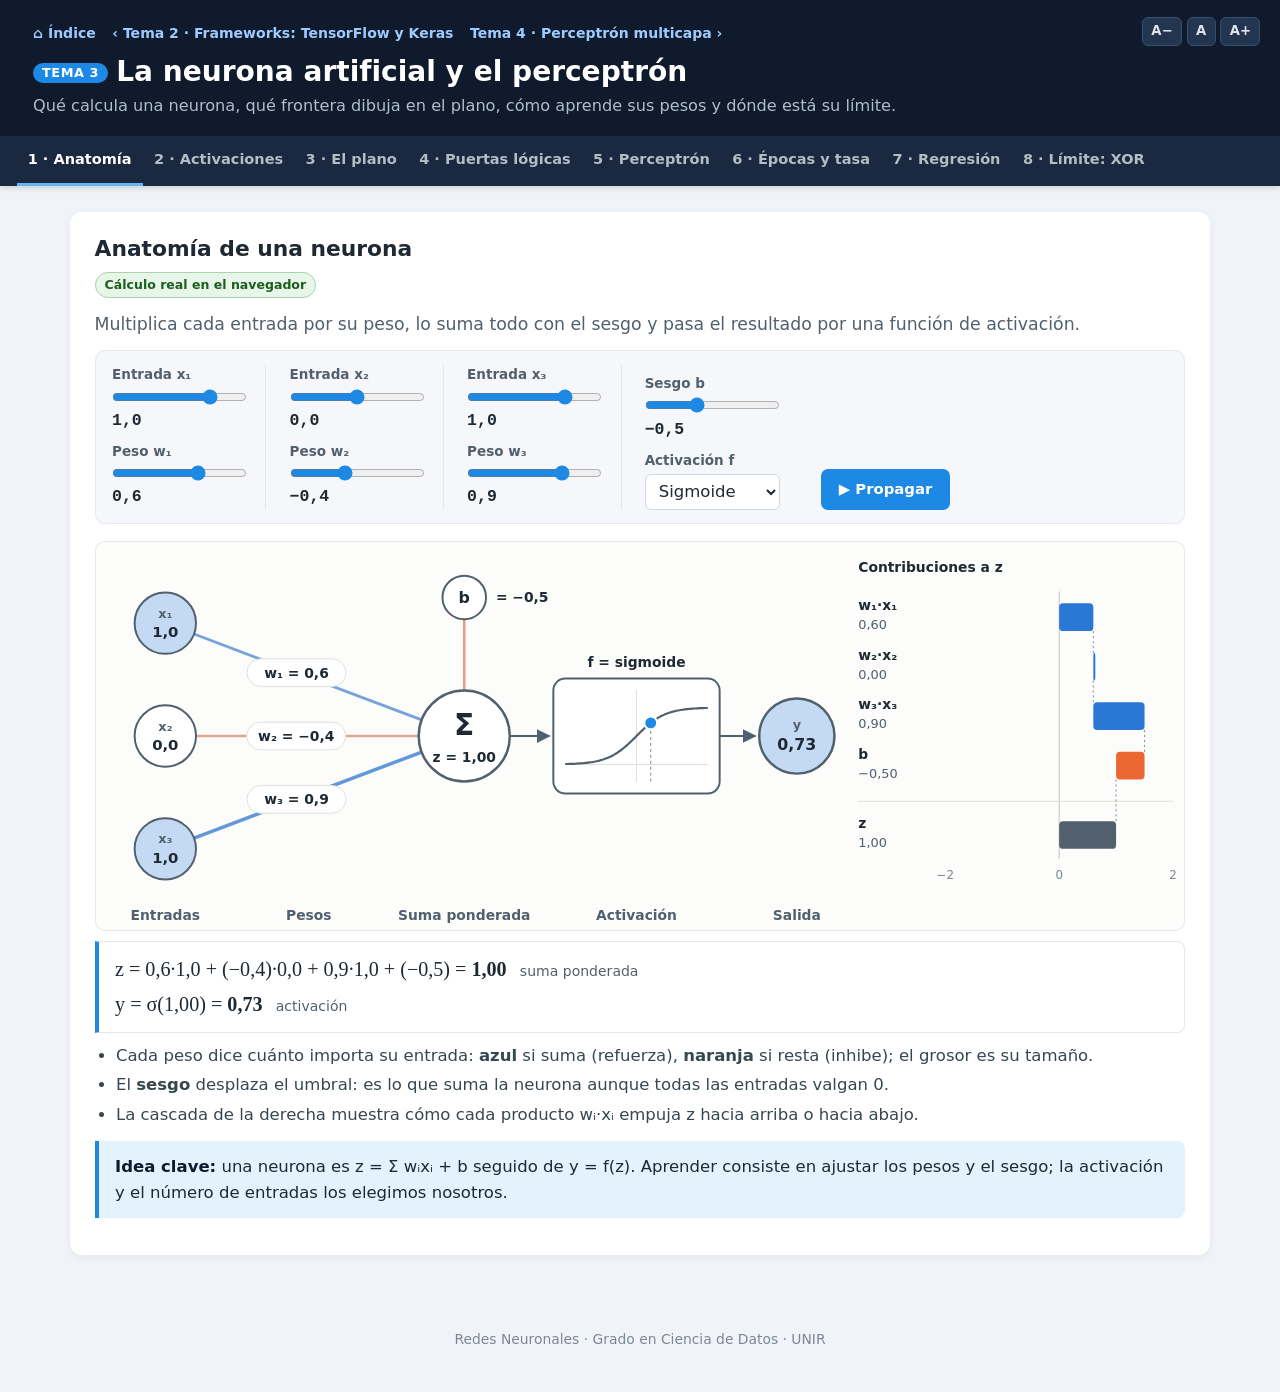
<file: 03_neurona_perceptron.html>
<!DOCTYPE html>
<html lang="es-ES">
<head>
<meta charset="UTF-8">
<meta name="viewport" content="width=device-width, initial-scale=1.0">
<title>Tema 3 · La neurona artificial y el perceptrón — Redes Neuronales</title>
<link rel="icon" href="assets/icono.svg" type="image/svg+xml">
<link rel="stylesheet" href="assets/estilo.css">
<style>
  .lienzo.cuadrado { max-width: 460px; margin: 0 auto; touch-action: none; }
  .fila2 { display: grid; grid-template-columns: minmax(0, 1fr) minmax(0, 1fr); gap: 1.3rem; align-items: start; }
  .fila2.ancha-izq { grid-template-columns: minmax(0, 1.55fr) minmax(0, 1fr); }
  .fila2.ancha-der { grid-template-columns: minmax(0, 1fr) minmax(0, 1.3fr); }
  @media (max-width: 900px) { .fila2, .fila2.ancha-izq, .fila2.ancha-der { grid-template-columns: 1fr; } }
  .pila > * + * { margin-top: .8rem; }
  .par { display: flex; flex-direction: column; gap: .45rem; padding-right: 1.1rem; border-right: 1px solid var(--line); }
  .par:last-of-type { border-right: none; }
  .ctl.estrecho { min-width: 0; }
  .ctl.estrecho input[type=range] { width: 8.2rem; }
  .ctl.fila { flex-direction: row; align-items: center; gap: .5rem; }
  .ctl.fila > label { min-width: 1.6rem; }
  .conms { display: flex; flex-wrap: wrap; gap: .35rem; }
  .conm { font: inherit; font-size: .86rem; font-weight: 700; color: var(--ink); background: #fff; border: 1px solid #CFD8DC; border-radius: 999px; padding: .3rem .75rem; cursor: pointer; display: inline-flex; align-items: center; gap: .4rem; }
  .conm i { display: inline-block; width: 14px; height: 4px; border-radius: 2px; }
  .conm[aria-pressed="false"] { color: var(--muted); background: var(--soft); }
  .conm[aria-pressed="false"] i { opacity: .35; }
  .conm:focus-visible { outline: 3px solid #90CAF9; outline-offset: 2px; }
  .formula.multi { white-space: normal; line-height: 1.75; }
  .formula .sub { font-family: system-ui, sans-serif; font-size: .82rem; color: var(--ink2); }
  .ok-t { color: var(--ok); font-weight: 800; }
  .bad-t { color: var(--bad); font-weight: 800; }
  table.verdad td, table.verdad th { text-align: center; }
  table.verdad td { font-family: var(--mono); font-variant-numeric: tabular-nums; }
  table.verdad td.salida { font-weight: 700; }
  table.vals td:first-child i { display: inline-block; width: 14px; height: 4px; border-radius: 2px; margin-right: .45rem; vertical-align: middle; }
  .kpi.grande .v { font-size: 2rem; }
  .titulo-panel { font-weight: 800; color: var(--ink); font-size: .98rem; margin: 0 0 .35rem; text-align: center; }
  .sub-panel { font-size: .86rem; color: var(--ink2); text-align: center; margin-top: .3rem; }
  .pasos li { cursor: pointer; }
  #a-svg text, #x-red text { pointer-events: none; }
  .aviso { font-weight: 700; color: var(--bad); }
  table.verdad th, table.vals th, .kpi .t.nm { text-transform: none; }
  table.verdad th { font-size: .9rem; }
  #f-tabla td:nth-child(3) { white-space: nowrap; }
  #p-plano .controles input[type=range] { width: 8.5rem; }
  #p-plano .kpi { min-width: 0; flex: 1 1 0; }
  #g-hist.vacio { display: none; }
</style>
</head>
<body class="bloque-fund" data-pagina="03_neurona_perceptron.html">

<header class="header">
  <nav class="migas" aria-label="Navegación entre temas"></nav>
  <h1><span class="num-tema">TEMA 3</span>La neurona artificial y el perceptrón</h1>
  <p>Qué calcula una neurona, qué frontera dibuja en el plano, cómo aprende sus pesos y dónde está su límite.</p>
</header>

<div class="tabs" role="tablist" aria-label="Pestañas del tema">
  <button class="tab" role="tab" id="t-anat" aria-controls="p-anat" aria-selected="true">1 · Anatomía</button>
  <button class="tab" role="tab" id="t-act" aria-controls="p-act" aria-selected="false">2 · Activaciones</button>
  <button class="tab" role="tab" id="t-plano" aria-controls="p-plano" aria-selected="false">3 · El plano</button>
  <button class="tab" role="tab" id="t-puertas" aria-controls="p-puertas" aria-selected="false">4 · Puertas lógicas</button>
  <button class="tab" role="tab" id="t-regla" aria-controls="p-regla" aria-selected="false">5 · Perceptrón</button>
  <button class="tab" role="tab" id="t-epocas" aria-controls="p-epocas" aria-selected="false">6 · Épocas y tasa</button>
  <button class="tab" role="tab" id="t-regr" aria-controls="p-regr" aria-selected="false">7 · Regresión</button>
  <button class="tab" role="tab" id="t-xor" aria-controls="p-xor" aria-selected="false">8 · Límite: XOR</button>
</div>

<main class="content">

  <!-- ============================================================ 1 · ANATOMÍA -->
  <section id="p-anat" class="panel">
    <div class="card">
      <h2>Anatomía de una neurona</h2>
      <div class="meta"><span class="tag real">Cálculo real en el navegador</span></div>
      <p class="lead">Multiplica cada entrada por su peso, lo suma todo con el sesgo y pasa el resultado por una función de activación.</p>
      <div class="controles">
        <div class="par">
          <div class="ctl estrecho"><label for="a-x0">Entrada x₁</label><input id="a-x0" type="range" min="-2" max="2" step="0.1" value="1"><output id="a-x0o">1,0</output></div>
          <div class="ctl estrecho"><label for="a-w0">Peso w₁</label><input id="a-w0" type="range" min="-2" max="2" step="0.1" value="0.6"><output id="a-w0o">0,6</output></div>
        </div>
        <div class="par">
          <div class="ctl estrecho"><label for="a-x1">Entrada x₂</label><input id="a-x1" type="range" min="-2" max="2" step="0.1" value="0"><output id="a-x1o">0,0</output></div>
          <div class="ctl estrecho"><label for="a-w1">Peso w₂</label><input id="a-w1" type="range" min="-2" max="2" step="0.1" value="-0.4"><output id="a-w1o">−0,4</output></div>
        </div>
        <div class="par">
          <div class="ctl estrecho"><label for="a-x2">Entrada x₃</label><input id="a-x2" type="range" min="-2" max="2" step="0.1" value="1"><output id="a-x2o">1,0</output></div>
          <div class="ctl estrecho"><label for="a-w2">Peso w₃</label><input id="a-w2" type="range" min="-2" max="2" step="0.1" value="0.9"><output id="a-w2o">0,9</output></div>
        </div>
        <div class="par">
          <div class="ctl estrecho"><label for="a-b">Sesgo b</label><input id="a-b" type="range" min="-2" max="2" step="0.1" value="-0.5"><output id="a-bo">−0,5</output></div>
          <div class="ctl estrecho"><label for="a-act">Activación f</label>
            <select id="a-act">
              <option value="escalon">Escalón</option>
              <option value="sigmoid" selected>Sigmoide</option>
              <option value="tanh">tanh</option>
              <option value="relu">ReLU</option>
              <option value="leaky">Leaky ReLU</option>
              <option value="lineal">Lineal</option>
            </select></div>
        </div>
        <button class="btn" id="a-play">▶ Propagar</button>
      </div>
      <div class="escena"><svg id="a-svg" aria-label="Neurona con tres entradas, sus pesos, el sesgo, la suma ponderada, la función de activación y la salida, con un gráfico de cascada de las contribuciones a z"></svg></div>
      <div class="formula" id="a-form"></div>
      <ul>
        <li>Cada peso dice cuánto importa su entrada: <strong>azul</strong> si suma (refuerza), <strong>naranja</strong> si resta (inhibe); el grosor es su tamaño.</li>
        <li>El <strong>sesgo</strong> desplaza el umbral: es lo que suma la neurona aunque todas las entradas valgan 0.</li>
        <li>La cascada de la derecha muestra cómo cada producto wᵢ·xᵢ empuja z hacia arriba o hacia abajo.</li>
      </ul>
      <div class="clave"><strong>Idea clave:</strong> una neurona es z = Σ wᵢxᵢ + b seguido de y = f(z). Aprender consiste en ajustar los pesos y el sesgo; la activación y el número de entradas los elegimos nosotros.</div>
    </div>
  </section>

  <!-- ============================================================ 2 · ACTIVACIONES -->
  <section id="p-act" class="panel">
    <div class="card">
      <h2>Funciones de activación</h2>
      <div class="meta"><span class="tag real">Cálculo real en el navegador</span></div>
      <p class="lead">La activación transforma la suma z en la salida de la neurona. Su forma y su derivada deciden qué puede aprender la red.</p>
      <div class="controles">
        <div class="ctl"><span class="etq">Funciones visibles</span><div class="conms" id="f-sel"></div></div>
        <div class="ctl"><span class="etq">Ver</span>
          <div class="seg" id="f-modo"><button type="button" data-v="f" aria-pressed="true">Función f(z)</button><button type="button" data-v="d" aria-pressed="false">Derivada f′(z)</button><button type="button" data-v="ambas" aria-pressed="false">Ambas</button></div></div>
        <div class="ctl"><label for="f-z">Valor de z</label><input id="f-z" type="range" min="-5" max="5" step="0.05" value="1"><output id="f-zo">1,00</output></div>
        <button class="btn" id="f-play">▶ Recorrer z</button>
      </div>
      <div class="fila2 ancha-izq">
        <div>
          <canvas id="f-cv" class="lienzo" aria-label="Gráfica de las funciones de activación seleccionadas con un punto móvil en z"></canvas>
          <div class="leyenda" id="f-ley"></div>
        </div>
        <div class="pila">
          <table class="tabla vals" id="f-vals"></table>
          <p class="pie">En «Ambas», la derivada va en línea discontinua del mismo color.</p>
          <div class="nota">La derivada importa porque el aprendizaje usa la pendiente: donde f′(z) ≈ 0 (escalón, sigmoide saturada, ReLU con z &lt; 0) la neurona apenas aprende.</div>
        </div>
      </div>
      <table class="tabla" id="f-tabla">
        <thead><tr><th>Función</th><th>Fórmula</th><th>Rango</th><th>Uso típico</th></tr></thead>
        <tbody></tbody>
      </table>
      <div class="clave"><strong>Idea clave:</strong> en capas ocultas, ReLU por defecto; en la salida, según el problema: sigmoide (binaria), softmax (multiclase) o lineal (regresión). Sin activación no lineal, apilar capas no añade nada: todo sigue siendo lineal.</div>
    </div>
  </section>

  <!-- ============================================================ 3 · PLANO -->
  <section id="p-plano" class="panel">
    <div class="card">
      <h2>Pesos y sesgo en el plano</h2>
      <div class="meta"><span class="tag real">Cálculo real en el navegador</span></div>
      <p class="lead">Con dos entradas, la neurona parte el plano con la recta w₁x₁ + w₂x₂ + b = 0: a un lado la salida tiende a 1 y al otro a 0.</p>
      <div class="controles">
        <div class="ctl"><label for="p-w1">Peso w₁</label><input id="p-w1" type="range" min="-3" max="3" step="0.05" value="1"><output id="p-w1o">1,00</output></div>
        <div class="ctl"><label for="p-w2">Peso w₂</label><input id="p-w2" type="range" min="-3" max="3" step="0.05" value="0.6"><output id="p-w2o">0,60</output></div>
        <div class="ctl"><label for="p-b">Sesgo b</label><input id="p-b" type="range" min="-4" max="4" step="0.05" value="-0.5"><output id="p-bo">−0,50</output></div>
        <div class="ctl"><span class="etq">Activación</span><div class="seg" id="pl-act"><button type="button" data-v="escalon" aria-pressed="false">Escalón</button><button type="button" data-v="sigmoid" aria-pressed="true">Sigmoide</button></div></div>
        <div class="ctl"><span class="etq">Multiplicar w y b por</span><div class="seg"><button type="button" id="p-x2" title="Multiplicar w y b por 2">× 2</button><button type="button" id="p-d2" title="Dividir w y b entre 2">× ½</button><button type="button" id="p-inv" title="Cambiar el signo de w y b">× (−1)</button></div></div>
      </div>
      <div class="fila2">
        <div>
          <canvas id="p-cv" class="lienzo cuadrado" aria-label="Plano de las dos entradas con la recta de decisión, el vector de pesos y las regiones coloreadas por la salida"></canvas>
          <p class="pie" style="text-align:center">Arrastra la punta de la flecha <b>w</b> o el punto <b>P</b>.</p>
        </div>
        <div class="pila">
          <div class="kpis">
            <div class="kpi"><div class="t nm">z en P</div><div class="v" id="p-z">—</div></div>
            <div class="kpi"><div class="t nm">Salida en P</div><div class="v" id="p-y">—</div></div>
            <div class="kpi"><div class="t nm">‖w‖</div><div class="v" id="p-n">—</div></div>
            <div class="kpi"><div class="t nm">|b| / ‖w‖</div><div class="v" id="p-d">—</div></div>
          </div>
          <canvas id="p-perfil" class="lienzo" aria-label="Perfil de la salida de la neurona a lo largo de la dirección del vector de pesos"></canvas>
          <ul>
            <li>El vector <strong>w</strong> es perpendicular a la recta y apunta hacia donde z crece (salida 1).</li>
            <li>El <strong>sesgo</strong> desplaza la recta sin girarla: la deja a una distancia |b|/‖w‖ del origen.</li>
            <li>Multiplicar w y b por 2 no mueve la recta, pero la transición de la sigmoide se vuelve el doble de abrupta.</li>
          </ul>
        </div>
      </div>
      <div class="clave"><strong>Idea clave:</strong> una neurona con dos entradas es una recta (con más entradas, un hiperplano). Los pesos giran la frontera, el sesgo la desplaza y el tamaño de w decide lo brusco del paso de 0 a 1.</div>
    </div>
  </section>

  <!-- ============================================================ 4 · PUERTAS -->
  <section id="p-puertas" class="panel">
    <div class="card">
      <h2>Puertas lógicas con una neurona</h2>
      <div class="meta"><span class="tag real">Cálculo real en el navegador</span></div>
      <p class="lead">AND, OR y NAND se resuelven con una sola recta. XOR no: no hay ninguna recta que deje los dos 1 a un lado y los dos 0 al otro.</p>
      <div class="controles">
        <div class="ctl"><span class="etq">Puerta lógica</span><div class="seg" id="g-puerta"><button type="button" data-v="AND" aria-pressed="true">AND</button><button type="button" data-v="OR" aria-pressed="false">OR</button><button type="button" data-v="NAND" aria-pressed="false">NAND</button><button type="button" data-v="XOR" aria-pressed="false">XOR</button></div></div>
        <div class="ctl"><label for="g-w1">Peso w₁</label><input id="g-w1" type="range" min="-3" max="3" step="0.1" value="1"><output id="g-w1o">1,0</output></div>
        <div class="ctl"><label for="g-w2">Peso w₂</label><input id="g-w2" type="range" min="-3" max="3" step="0.1" value="1"><output id="g-w2o">1,0</output></div>
        <div class="ctl"><label for="g-b">Sesgo b</label><input id="g-b" type="range" min="-3" max="3" step="0.1" value="-1.5"><output id="g-bo">−1,5</output></div>
        <button class="btn gris" id="g-ejemplo">Pesos de ejemplo</button>
        <button class="btn" id="g-buscar">▶ Probar rectas al azar</button>
      </div>
      <div class="fila2">
        <div><canvas id="g-cv" class="lienzo cuadrado" aria-label="Cuadrado unidad con las cuatro combinaciones de entrada, la recta de la neurona y las regiones de salida"></canvas></div>
        <div class="pila">
          <div class="kpis">
            <div class="kpi grande"><div class="t">Aciertos</div><div class="v" id="g-cont">—</div></div>
            <div class="kpi"><div class="t">Neurona</div><div class="v" id="g-ecu" style="font-size:1.05rem;font-family:var(--mat)">—</div></div>
          </div>
          <table class="tabla verdad" id="g-tabla"></table>
          <div id="g-busq">
            <svg id="g-hist" class="vacio" viewBox="0 0 520 190" aria-label="Histograma de cuántos puntos acierta cada recta probada al azar"></svg>
            <p class="pie" id="g-busq-txt">Pulsa «Probar rectas al azar» para ver cuántos aciertos consiguen muchas rectas distintas.</p>
          </div>
        </div>
      </div>
      <div class="clave"><strong>Idea clave:</strong> una neurona sola solo resuelve problemas <em>linealmente separables</em>. Minsky y Papert lo señalaron en 1969 con XOR, y esa limitación contribuyó a frenar la investigación en redes neuronales durante años.</div>
    </div>
  </section>

  <!-- ============================================================ 5 · REGLA DEL PERCEPTRÓN -->
  <section id="p-regla" class="panel">
    <div class="card">
      <h2>La regla de aprendizaje del perceptrón</h2>
      <div class="meta"><span class="tag real">Entrenamiento real en el navegador</span></div>
      <p class="lead">El perceptrón (Rosenblatt, 1958) recorre los ejemplos uno a uno y solo corrige cuando se equivoca: w ← w + η(y − ŷ)x.</p>
      <div class="controles">
        <div class="ctl"><span class="etq">Datos</span><div class="seg" id="r-datos"><button type="button" data-v="sep" aria-pressed="true">Separables (30)</button><button type="button" data-v="AND" aria-pressed="false">AND</button><button type="button" data-v="OR" aria-pressed="false">OR</button></div></div>
        <div class="ctl"><label for="r-eta">Tasa de aprendizaje η</label><input id="r-eta" type="range" min="0.05" max="1" step="0.05" value="0.1"><output id="r-etao">0,10</output></div>
        <div class="ctl"><label for="r-vel">Velocidad (puntos/s)</label><input id="r-vel" type="range" min="1" max="20" step="1" value="4"><output id="r-velo">4</output></div>
        <button class="btn" id="r-play">▶ Entrenar</button>
        <button class="btn gris" id="r-paso">Paso</button>
        <button class="btn gris" id="r-reset">Reiniciar</button>
      </div>
      <div class="fila2">
        <div><canvas id="r-cv" class="lienzo cuadrado" aria-label="Datos de dos clases, recta del perceptrón y vector de pesos que se corrige con cada error"></canvas>
          <div class="leyenda" style="justify-content:center"><span><i class="punto" style="background:var(--pos)"></i>clase 1</span><span><i class="punto" style="background:var(--neg)"></i>clase 0</span><span><i style="background:#1F2933"></i>recta y vector w</span><span><i style="background:#7B8794"></i>w anterior</span></div>
        </div>
        <div class="pila">
          <div class="kpis">
            <div class="kpi"><div class="t">Época</div><div class="v" id="r-ep">1</div></div>
            <div class="kpi"><div class="t">Ejemplo</div><div class="v" id="r-k">—</div></div>
            <div class="kpi"><div class="t">Errores en la época</div><div class="v" id="r-err">0</div></div>
          </div>
          <div class="formula multi" id="r-form"></div>
          <canvas id="r-hist" class="lienzo" aria-label="Errores cometidos en cada época"></canvas>
        </div>
      </div>
      <ul>
        <li>Si acierta (y = ŷ), no cambia nada. Si falla, suma o resta η·x a los pesos: <strong>w gira hacia los 1 mal clasificados y se aleja de los 0 mal clasificados</strong>.</li>
        <li>Una <strong>época</strong> es una pasada completa por todos los ejemplos. Si los datos son linealmente separables, llega una época con 0 errores y el perceptrón se detiene.</li>
      </ul>
      <div class="clave"><strong>Idea clave:</strong> aprender es corregir los pesos a partir de los errores. η controla el tamaño de cada corrección: grande, saltos bruscos de la recta; pequeña, ajustes finos.</div>
    </div>
  </section>

  <!-- ============================================================ 6 · ÉPOCAS Y TASA -->
  <section id="p-epocas" class="panel">
    <div class="card">
      <h2>Épocas y tasa de aprendizaje</h2>
      <div class="meta"><span class="tag real">Entrenamiento real en el navegador</span></div>
      <p class="lead">Una neurona sigmoide aprende AND (y OR) de tres entradas. En cada época recorre las 8 filas de la tabla y ajusta sus pesos.</p>
      <div class="controles">
        <div class="ctl"><span class="etq">Función lógica</span><div class="seg" id="e-fun"><button type="button" data-v="AND" aria-pressed="true">AND</button><button type="button" data-v="OR" aria-pressed="false">OR</button></div></div>
        <div class="ctl"><span class="etq">Tasa de aprendizaje η</span><div class="seg" id="e-eta"></div></div>
        <div class="ctl"><label for="e-ep">Épocas</label><input id="e-ep" type="range" min="0" max="4" step="0.01" value="0"><output id="e-epo">1</output></div>
        <button class="btn" id="e-play">▶ Entrenar</button>
        <button class="btn gris" id="e-reset">Reiniciar</button>
      </div>
      <div class="fila2 ancha-der">
        <div class="pila">
          <table class="tabla verdad" id="e-tabla"></table>
          <div class="kpis">
            <div class="kpi"><div class="t">Aciertos</div><div class="v" id="e-ac">—</div></div>
            <div class="kpi"><div class="t">Error (ECM)</div><div class="v" id="e-ecm">—</div></div>
          </div>
          <p class="pie" id="e-pesos"></p>
        </div>
        <div>
          <canvas id="e-cv" class="lienzo" aria-label="Error cuadrático medio frente a las épocas, en escala logarítmica, para varias tasas de aprendizaje"></canvas>
          <div class="leyenda" id="e-ley"></div>
        </div>
      </div>
      <pre class="code" id="e-code"></pre>
      <ul>
        <li>Valores de partida: η = 0,1 y 10.000 épocas. Con η = 0,01 hacen falta muchas más épocas; con η = 1 basta con unas decenas.</li>
        <li>Con η = 5 el error baja a saltos; con η = 20 el primer paso es tan grande que satura la sigmoide (todas las salidas se pegan a 0 con AND, o a 1 con OR) y la neurona se queda atascada en 7 de 8.</li>
      </ul>
      <div class="clave"><strong>Idea clave:</strong> una <strong>época</strong> es una pasada por todos los datos; la <strong>tasa de aprendizaje</strong> es el tamaño de cada corrección. Pocas épocas o η pequeña: no le da tiempo a aprender. η excesiva: el entrenamiento se vuelve inestable o se bloquea.</div>
    </div>
  </section>

  <!-- ============================================================ 7 · REGRESIÓN -->
  <section id="p-regr" class="panel">
    <div class="card">
      <h2>Una neurona hace regresión: y = 2x + 3</h2>
      <div class="meta"><span class="tag real">Entrenamiento real en el navegador</span></div>
      <p class="lead">Con activación lineal, la neurona es una recta ŷ = w·x + b. El descenso del gradiente la ajusta a datos generados con y = 2x + 3 más ruido.</p>
      <div class="controles">
        <div class="ctl"><label for="l-eta">Tasa de aprendizaje η</label><input id="l-eta" type="range" min="0.01" max="0.4" step="0.01" value="0.05"><output id="l-etao">0,05</output></div>
        <button class="btn" id="l-play">▶ Entrenar</button>
        <button class="btn gris" id="l-paso">Paso</button>
        <button class="btn gris" id="l-reset">Reiniciar</button>
        <div class="kpis" style="margin:0">
          <div class="kpi"><div class="t">Época</div><div class="v" id="l-ep">0</div></div>
          <div class="kpi"><div class="t nm">w</div><div class="v" id="l-w">—</div></div>
          <div class="kpi"><div class="t nm">b</div><div class="v" id="l-b">—</div></div>
          <div class="kpi"><div class="t">ECM</div><div class="v" id="l-ecm">—</div></div>
        </div>
      </div>
      <div class="fila2">
        <div>
          <canvas id="l-datos" class="lienzo" aria-label="Datos de y = 2x + 3 con ruido, recta actual de la neurona y residuos"></canvas>
          <div class="leyenda"><span><i class="punto" style="background:var(--s1)"></i>datos</span><span><i style="background:var(--s2)"></i>neurona ŷ = w·x + b</span><span><i style="background:#9AA5B1"></i>residuos</span></div>
        </div>
        <div>
          <canvas id="l-mapa" class="lienzo cuadrado" aria-label="Curvas de nivel del error cuadrático medio en el plano de w y b con la trayectoria del descenso del gradiente"></canvas>
          <p class="pie" style="text-align:center">Mapa del ECM según (w, b): más claro = menos error. Pulsa en el mapa para elegir dónde empieza.</p>
        </div>
      </div>
      <ul>
        <li>Cada paso mueve (w, b) cuesta abajo en el mapa del error: w ← w − η·∂ECM/∂w, b ← b − η·∂ECM/∂b.</li>
        <li>El mínimo no cae exactamente en (2, 3) por el ruido de los datos, pero se queda muy cerca.</li>
        <li>Con η ≈ 0,35 los pasos zigzaguean de un lado a otro del valle; por encima de ≈ 0,39 cada paso se pasa más de largo y el error se dispara (diverge).</li>
      </ul>
      <div class="clave"><strong>Idea clave:</strong> una neurona lineal es una regresión lineal. Lo nuevo es la forma de encontrar los pesos: no con una fórmula cerrada, sino bajando por la superficie del error paso a paso. Así se entrenan todas las redes.</div>
    </div>
  </section>

  <!-- ============================================================ 8 · XOR -->
  <section id="p-xor" class="panel">
    <div class="card">
      <h2>El límite: XOR necesita dos neuronas</h2>
      <div class="meta"><span class="tag real">Cálculo real en el navegador</span></div>
      <p class="lead">Una recta no separa XOR. Dos neuronas trazan dos rectas y una tercera las combina: la franja entre ellas resuelve el problema.</p>
      <div class="grid3">
        <div><p class="titulo-panel">Una neurona</p><canvas id="x-c1" class="lienzo cuadrado" aria-label="XOR con una sola recta: como mucho tres aciertos de cuatro"></canvas><p class="sub-panel">La mejor recta acierta 3 de 4.</p></div>
        <div><p class="titulo-panel">Dos neuronas ocultas</p><canvas id="x-c2" class="lienzo cuadrado" aria-label="Las dos rectas de las neuronas ocultas h1 y h2"></canvas><p class="sub-panel" id="x-s2">Las flechas señalan el lado donde cada neurona vale 1.</p></div>
        <div><p class="titulo-panel">Neurona de salida</p><canvas id="x-c3" class="lienzo cuadrado" aria-label="La franja entre las dos rectas clasifica bien los cuatro puntos de XOR"></canvas><p class="sub-panel">La franja entre ambas: 4 de 4.</p></div>
      </div>
      <div class="fila2" style="margin-top:1rem">
        <div class="escena"><svg id="x-red" aria-label="Red 2-2-1 con escalón que resuelve XOR, con sus pesos y sesgos"></svg></div>
        <div class="pila">
          <ol class="pasos" id="x-pasos">
            <li data-p="1"><strong>h₁ = OR:</strong> se activa si al menos una entrada vale 1 (x₁ + x₂ − 0,5 ≥ 0).</li>
            <li data-p="2"><strong>h₂ = NAND:</strong> se activa salvo que las dos valgan 1 (−x₁ − x₂ + 1,5 ≥ 0).</li>
            <li data-p="3"><strong>Salida = AND(h₁, h₂):</strong> solo da 1 dentro de la franja entre las dos rectas.</li>
          </ol>
          <button class="btn" id="x-play">▶ Recorrer los pasos</button>
          <table class="tabla verdad" id="x-tabla"></table>
        </div>
      </div>
      <div class="clave"><strong>Idea clave:</strong> organizar neuronas en capas permite combinar rectas y dibujar fronteras que una sola neurona no puede. Eso es el <strong>perceptrón multicapa</strong> del Tema 4, donde se verá XOR con ReLU y sigmoide.</div>
    </div>
  </section>

</main>
<footer class="footer">Redes Neuronales · Grado en Ciencia de Datos · UNIR</footer>

<script src="assets/comun.js"></script>
<script>
(function () {
  "use strict";
  const C = RN.color, S = RN.svg;
  // formato es-ES sin «−0,00»
  const F = (x, d) => { if (d === undefined) d = 2; const r = Math.round(x * Math.pow(10, d)); return RN.fmt(r === 0 ? 0 : x, d); };
  const $ = (id) => document.getElementById(id);
  const SUB = ["₁", "₂", "₃"];
  const sig = (z) => 1 / (1 + Math.exp(-z));
  const T0 = RN.mezcla("#ffffff", C.clase0, 0.30), T1 = RN.mezcla("#ffffff", C.clase1, 0.30);
  const T0f = RN.mezcla("#ffffff", C.clase0, 0.55), T1f = RN.mezcla("#ffffff", C.clase1, 0.55);
  const par = (v, d) => (Math.round(v * Math.pow(10, d === undefined ? 2 : d)) < 0 ? "(" + F(v, d) + ")" : F(v, d));
  // escala divergente para la salida: naranja (0) — blanco (0,5) — azul (1)
  const tinte = (p, fuerza) => { const f = fuerza || 0.34; return p >= 0.5 ? RN.mezcla("#ffffff", C.clase1, (p - 0.5) * 2 * f) : RN.mezcla("#ffffff", C.clase0, (0.5 - p) * 2 * f); };

  const ACT = {
    escalon: { nom: "Escalón", sim: "escalón", f: (z) => (z >= 0 ? 1 : 0), d: () => 0, col: C.s6, salto: true,
      formula: "1 si z ≥ 0; 0 si no", rango: "{0, 1}", uso: "Perceptrón original de Rosenblatt. Su derivada es 0: no sirve para el descenso del gradiente." },
    sigmoid: { nom: "Sigmoide", sim: "σ", f: sig, d: (z) => { const s = sig(z); return s * (1 - s); }, col: C.s1,
      formula: "1 / (1 + e<sup>−z</sup>)", rango: "(0, 1)", uso: "Salida de clasificación binaria: se lee como probabilidad." },
    tanh: { nom: "tanh", sim: "tanh", f: Math.tanh, d: (z) => 1 - Math.tanh(z) ** 2, col: C.s2,
      formula: "(e<sup>z</sup> − e<sup>−z</sup>) / (e<sup>z</sup> + e<sup>−z</sup>)", rango: "(−1, 1)", uso: "Capas ocultas; centrada en 0. Hoy menos usada que ReLU." },
    relu: { nom: "ReLU", sim: "ReLU", f: (z) => Math.max(0, z), d: (z) => (z > 0 ? 1 : 0), col: C.s3, saltoD: true,
      formula: "max(0, z)", rango: "[0, ∞)", uso: "Capas ocultas: la recomendada por defecto. Rápida y simple." },
    leaky: { nom: "Leaky ReLU", sim: "LeakyReLU", f: (z) => (z > 0 ? z : 0.1 * z), d: (z) => (z > 0 ? 1 : 0.1), col: C.s4, saltoD: true,
      formula: "max(αz, z); aquí α = 0,1", rango: "(−∞, ∞)", uso: "Capas ocultas cuando muchas ReLU se quedan «muertas» (siempre a 0)." },
    lineal: { nom: "Lineal", sim: "", f: (z) => z, d: () => 1, col: C.s5,
      formula: "z", rango: "(−∞, ∞)", uso: "Solo en la salida de un problema de regresión. Nunca en capas ocultas." }
  };
  const ORDEN = ["escalon", "sigmoid", "tanh", "relu", "leaky", "lineal"];

  // ---------------------------------------------------------------- utilidades
  function seg(cont, alElegir) {
    const bs = Array.from(cont.querySelectorAll("button"));
    bs.forEach((b) => b.addEventListener("click", () => {
      bs.forEach((x) => x.setAttribute("aria-pressed", x === b ? "true" : "false"));
      alElegir(b.dataset.v, b);
    }));
    return {
      valor: () => (bs.find((b) => b.getAttribute("aria-pressed") === "true") || bs[0]).dataset.v,
      poner: (v) => bs.forEach((x) => x.setAttribute("aria-pressed", x.dataset.v === v ? "true" : "false"))
    };
  }
  function rango(id, dec, alCambiar) {
    const r = $(id), o = $(id + "o");
    const leer = () => { o.textContent = F(+r.value, dec); };
    r.addEventListener("input", () => { leer(); alCambiar(+r.value); });
    leer();
    return { get v() { return +r.value; }, poner(v) { r.value = v; leer(); } };
  }
  function flecha(ctx, x0, y0, x1, y1, color, ancho, tam) {
    const a = Math.atan2(y1 - y0, x1 - x0), L = Math.hypot(x1 - x0, y1 - y0), t = Math.min(tam || 11, L * 0.6);
    ctx.strokeStyle = color; ctx.fillStyle = color; ctx.lineWidth = ancho || 2.5; ctx.lineCap = "round";
    ctx.beginPath(); ctx.moveTo(x0, y0); ctx.lineTo(x1 - Math.cos(a) * t * 0.7, y1 - Math.sin(a) * t * 0.7); ctx.stroke();
    ctx.beginPath(); ctx.moveTo(x1, y1);
    ctx.lineTo(x1 - Math.cos(a - 0.42) * t, y1 - Math.sin(a - 0.42) * t);
    ctx.lineTo(x1 - Math.cos(a + 0.42) * t, y1 - Math.sin(a + 0.42) * t);
    ctx.closePath(); ctx.fill();
  }
  function arrastre(cv, buscar, mover, soltar) {
    let obj = null;
    const pos = (e) => { const r = cv.getBoundingClientRect(); return [e.clientX - r.left, e.clientY - r.top]; };
    cv.addEventListener("pointerdown", (e) => {
      const p = pos(e); const o = buscar(p[0], p[1]);
      if (o) { obj = o; cv.setPointerCapture(e.pointerId); mover(obj, p[0], p[1]); e.preventDefault(); }
    });
    cv.addEventListener("pointermove", (e) => {
      const p = pos(e);
      if (obj) mover(obj, p[0], p[1]);
      else cv.style.cursor = buscar(p[0], p[1]) ? "grab" : "default";
    });
    const fin = () => { if (obj) { obj = null; if (soltar) soltar(); } };
    cv.addEventListener("pointerup", fin); cv.addEventListener("pointercancel", fin);
  }

  /* Plano 2D en canvas: rango {x0,x1,y0,y1}; pinta fondo por función, rejilla, rectas, puntos y flechas. */
  function Plano(cv, R, op) {
    op = op || {};
    const P = { R: R, m: op.margen || 30 };
    P.prep = function () {
      const L = RN.lienzo(cv, (w) => Math.min(w, op.maxAlto || 460));
      P.ctx = L.ctx; P.w = L.w; P.h = L.h;
      P.ctx.clearRect(0, 0, P.w, P.h);
      P.ctx.fillStyle = C.surface; P.ctx.fillRect(0, 0, P.w, P.h);
      return P;
    };
    P.X = (x) => P.m + (x - P.R.x0) / (P.R.x1 - P.R.x0) * (P.w - 2 * P.m);
    P.Y = (y) => P.h - P.m - (y - P.R.y0) / (P.R.y1 - P.R.y0) * (P.h - 2 * P.m);
    P.ix = (px) => P.R.x0 + (px - P.m) / (P.w - 2 * P.m) * (P.R.x1 - P.R.x0);
    P.iy = (py) => P.R.y0 + (P.h - P.m - py) / (P.h - 2 * P.m) * (P.R.y1 - P.R.y0);
    P.fondo = function (fn, bloque) {
      const c = P.ctx, k = bloque || 4;
      for (let px = P.m; px < P.w - P.m; px += k) for (let py = P.m; py < P.h - P.m; py += k) {
        c.fillStyle = fn(P.ix(px + k / 2), P.iy(py + k / 2));
        c.fillRect(px, py, k + 0.5, k + 0.5);
      }
    };
    P.rejilla = function (paso, etiquetas) {
      const c = P.ctx;
      c.lineWidth = 1; c.strokeStyle = "rgba(31,41,51,.10)";
      c.font = "12px system-ui, sans-serif"; c.fillStyle = C.muted;
      for (let v = Math.ceil(P.R.x0 / paso) * paso; v <= P.R.x1 + 1e-9; v += paso) {
        const X = Math.round(P.X(v)) + 0.5;
        c.beginPath(); c.moveTo(X, P.m); c.lineTo(X, P.h - P.m); c.stroke();
        if (etiquetas !== false) { c.textAlign = "center"; c.textBaseline = "top"; c.fillText(F(v, paso < 1 ? 1 : 0), X, P.h - P.m + 5); }
      }
      for (let v = Math.ceil(P.R.y0 / paso) * paso; v <= P.R.y1 + 1e-9; v += paso) {
        const Y = Math.round(P.Y(v)) + 0.5;
        c.beginPath(); c.moveTo(P.m, Y); c.lineTo(P.w - P.m, Y); c.stroke();
        if (etiquetas !== false) { c.textAlign = "right"; c.textBaseline = "middle"; c.fillText(F(v, paso < 1 ? 1 : 0), P.m - 5, Y); }
      }
      c.strokeStyle = "rgba(31,41,51,.35)";
      if (P.R.x0 < 0 && P.R.x1 > 0) { const X = Math.round(P.X(0)) + 0.5; c.beginPath(); c.moveTo(X, P.m); c.lineTo(X, P.h - P.m); c.stroke(); }
      if (P.R.y0 < 0 && P.R.y1 > 0) { const Y = Math.round(P.Y(0)) + 0.5; c.beginPath(); c.moveTo(P.m, Y); c.lineTo(P.w - P.m, Y); c.stroke(); }
      c.strokeStyle = C.axis; c.strokeRect(P.m + 0.5, P.m + 0.5, P.w - 2 * P.m - 1, P.h - 2 * P.m - 1);
    };
    P.ejes = function (nx, ny) {
      const c = P.ctx; c.fillStyle = C.ink2; c.font = "600 13px system-ui, sans-serif";
      c.textAlign = "right"; c.textBaseline = "bottom"; c.fillText(nx || "x₁", P.w - P.m - 4, P.h - P.m - 4);
      c.textAlign = "left"; c.textBaseline = "top"; c.fillText(ny || "x₂", P.m + 5, P.m + 4);
    };
    // segmento visible de la recta w1·x + w2·y + b = 0
    P.segmento = function (w1, w2, b) {
      const R = P.R, pts = [];
      if (Math.abs(w2) > 1e-9) { [R.x0, R.x1].forEach((x) => { const y = -(w1 * x + b) / w2; if (y >= R.y0 - 1e-9 && y <= R.y1 + 1e-9) pts.push([x, y]); }); }
      if (Math.abs(w1) > 1e-9) { [R.y0, R.y1].forEach((y) => { const x = -(w2 * y + b) / w1; if (x >= R.x0 - 1e-9 && x <= R.x1 + 1e-9) pts.push([x, y]); }); }
      if (pts.length < 2) return null;
      let best = [pts[0], pts[1]], dm = -1;
      for (let i = 0; i < pts.length; i++) for (let j = i + 1; j < pts.length; j++) { const d = Math.hypot(pts[i][0] - pts[j][0], pts[i][1] - pts[j][1]); if (d > dm) { dm = d; best = [pts[i], pts[j]]; } }
      return best;
    };
    P.recta = function (w1, w2, b, color, ancho, guion) {
      const s = P.segmento(w1, w2, b);
      if (!s) return null;
      const c = P.ctx;
      c.save(); c.beginPath(); c.rect(P.m, P.m, P.w - 2 * P.m, P.h - 2 * P.m); c.clip();
      c.strokeStyle = color; c.lineWidth = ancho || 2.5; c.setLineDash(guion || []); c.lineCap = "round";
      c.beginPath(); c.moveTo(P.X(s[0][0]), P.Y(s[0][1])); c.lineTo(P.X(s[1][0]), P.Y(s[1][1])); c.stroke();
      c.restore();
      return s;
    };
    P.punto = function (x, y, color, r, aro) {
      const c = P.ctx;
      c.beginPath(); c.arc(P.X(x), P.Y(y), r || 5, 0, 2 * Math.PI);
      c.fillStyle = color; c.fill();
      c.lineWidth = aro || 2; c.strokeStyle = "#fff"; c.stroke();
    };
    P.flecha = function (x0, y0, x1, y1, color, ancho, tam) { flecha(P.ctx, P.X(x0), P.Y(y0), P.X(x1), P.Y(y1), color, ancho, tam); };
    P.texto = function (t, x, y, op2) {
      const c = P.ctx; op2 = op2 || {};
      c.font = (op2.peso || "600") + " " + (op2.tam || 13) + "px system-ui, sans-serif";
      c.textAlign = op2.al || "left"; c.textBaseline = op2.base || "middle";
      const px = P.X(x) + (op2.dx || 0), py = P.Y(y) + (op2.dy || 0);
      if (op2.halo !== false) { c.lineWidth = 4; c.strokeStyle = "rgba(252,252,251,.9)"; c.lineJoin = "round"; c.strokeText(t, px, py); }
      c.fillStyle = op2.color || C.ink; c.fillText(t, px, py);
    };
    return P;
  }
  // marca de acierto o fallo junto a un punto (icono + color de estado)
  function marca(P, x, y, ok, dx, dy) {
    const c = P.ctx, px = P.X(x) + (dx || 16), py = P.Y(y) + (dy || -16);
    c.beginPath(); c.arc(px, py, 10, 0, 2 * Math.PI); c.fillStyle = "#fff"; c.fill();
    c.lineWidth = 2; c.strokeStyle = ok ? C.ok : C.bad; c.stroke();
    c.fillStyle = ok ? C.ok : C.bad; c.font = "800 13px system-ui, sans-serif"; c.textAlign = "center"; c.textBaseline = "middle";
    c.fillText(ok ? "✓" : "✗", px, py + 0.5);
  }

  // =================================================================== 1 · ANATOMÍA
  (function anatomia() {
    const svg = $("a-svg");
    svg.setAttribute("viewBox", "0 0 1100 392");
    const st = { x: [1, 0, 1], w: [0.6, -0.4, 0.9], b: -0.5, act: "sigmoid" };
    const LLENO = { n: 4, frac: 0, sigma: true, f: true, out: true };
    const vis = Object.assign({}, LLENO);
    const IN = [{ x: 70, y: 82 }, { x: 70, y: 196 }, { x: 70, y: 310 }];
    const SG = { x: 372, y: 196 }, BI = { x: 372, y: 56 }, BOX = { x: 462, y: 138, w: 168, h: 116 }, OUT = { x: 708, y: 196 };
    const RIN = 31, RSG = 46, RBI = 22, ROUT = 38;
    const defs = S("defs", {}, svg);
    const mk = S("marker", { id: "a-punta", viewBox: "0 0 10 10", refX: 9, refY: 5, markerWidth: 7, markerHeight: 7, orient: "auto" }, defs);
    S("path", { d: "M0,0 L10,5 L0,10 z", fill: C.ink2 }, mk);
    const gA = S("g", {}, svg), gN = S("g", {}, svg), gW = S("g", {}, svg), gF = S("g", {}, svg), gP = S("g", {}, svg);
    [["Entradas", 70], ["Pesos", 215], ["Suma ponderada", 372], ["Activación", 546], ["Salida", 708]].forEach((p) =>
      S("text", { x: p[1], y: 382, "text-anchor": "middle", "font-size": 14, "font-weight": 700, fill: C.ink2, text: p[0] }, svg));

    const aristas = IN.map((p, i) => {
      const dx = SG.x - p.x, dy = SG.y - p.y, L = Math.hypot(dx, dy), ux = dx / L, uy = dy / L;
      const a = { x1: p.x + ux * RIN, y1: p.y + uy * RIN, x2: SG.x - ux * RSG, y2: SG.y - uy * RSG };
      const ln = S("line", { x1: a.x1, y1: a.y1, x2: a.x2, y2: a.y2, "stroke-linecap": "round" }, gA);
      const hit = S("line", { x1: a.x1, y1: a.y1, x2: a.x2, y2: a.y2, stroke: "transparent", "stroke-width": 20, style: "cursor:help" }, gA);
      hit.addEventListener("mousemove", (e) => RN.tip.mostrar("w" + SUB[i] + "·x" + SUB[i] + " = " + F(st.w[i]) + " · " + F(st.x[i]) + " = <b>" + F(st.w[i] * st.x[i]) + "</b>", e.clientX, e.clientY));
      hit.addEventListener("mouseleave", () => RN.tip.ocultar());
      const t = 0.45, mx = a.x1 + (a.x2 - a.x1) * t, my = a.y1 + (a.y2 - a.y1) * t;
      const g = S("g", { transform: "translate(" + mx + "," + my + ")" }, gW);
      S("rect", { x: -50, y: -14, width: 100, height: 28, rx: 14, fill: "#fff", stroke: C.grid }, g);
      const tx = S("text", { x: 0, y: 1, "text-anchor": "middle", "dominant-baseline": "middle", "font-size": 14, "font-weight": 700, fill: C.ink }, g);
      return Object.assign(a, { ln: ln, tx: tx });
    });
    const nIn = IN.map((p, i) => {
      const c = S("circle", { cx: p.x, cy: p.y, r: RIN, fill: "#fff", stroke: C.ink2, "stroke-width": 2 }, gN);
      S("text", { x: p.x, y: p.y - 9, "text-anchor": "middle", "dominant-baseline": "middle", "font-size": 13, "font-weight": 700, fill: C.ink2, text: "x" + SUB[i] }, gN);
      const v = S("text", { x: p.x, y: p.y + 10, "text-anchor": "middle", "dominant-baseline": "middle", "font-size": 15, "font-weight": 800, fill: C.ink }, gN);
      return { c: c, v: v };
    });
    // sesgo
    const lnB = S("line", { x1: BI.x, y1: BI.y + RBI, x2: SG.x, y2: SG.y - RSG, "stroke-linecap": "round" }, gA);
    S("circle", { cx: BI.x, cy: BI.y, r: RBI, fill: "#fff", stroke: C.ink2, "stroke-width": 2 }, gN);
    S("text", { x: BI.x, y: BI.y + 1, "text-anchor": "middle", "dominant-baseline": "middle", "font-size": 16, "font-weight": 800, fill: C.ink, text: "b" }, gN);
    const tB = S("text", { x: BI.x + RBI + 10, y: BI.y + 1, "dominant-baseline": "middle", "font-size": 14, "font-weight": 700, fill: C.ink }, gN);
    // suma
    S("circle", { cx: SG.x, cy: SG.y, r: RSG, fill: "#fff", stroke: C.ink2, "stroke-width": 2.5 }, gN);
    S("text", { x: SG.x, y: SG.y - 10, "text-anchor": "middle", "dominant-baseline": "middle", "font-size": 30, "font-weight": 700, fill: C.ink, text: "Σ" }, gN);
    const tZ = S("text", { x: SG.x, y: SG.y + 22, "text-anchor": "middle", "dominant-baseline": "middle", "font-size": 14, "font-weight": 800, fill: C.ink }, gN);
    S("line", { x1: SG.x + RSG, y1: SG.y, x2: BOX.x - 4, y2: SG.y, stroke: C.ink2, "stroke-width": 2, "marker-end": "url(#a-punta)" }, gA);
    S("line", { x1: BOX.x + BOX.w, y1: SG.y, x2: OUT.x - ROUT - 4, y2: SG.y, stroke: C.ink2, "stroke-width": 2, "marker-end": "url(#a-punta)" }, gA);
    // caja de activación con minigráfica
    S("rect", { x: BOX.x, y: BOX.y, width: BOX.w, height: BOX.h, rx: 12, fill: "#fff", stroke: C.ink2, "stroke-width": 2 }, gF);
    const tAct = S("text", { x: BOX.x + BOX.w / 2, y: BOX.y - 12, "text-anchor": "middle", "font-size": 14, "font-weight": 700, fill: C.ink }, gF);
    const ejeH = S("line", { stroke: C.grid, "stroke-width": 1 }, gF), ejeV = S("line", { stroke: C.grid, "stroke-width": 1 }, gF);
    const curva = S("path", { fill: "none", stroke: C.ink2, "stroke-width": 2.2, "stroke-linejoin": "round" }, gF);
    const guia = S("line", { stroke: C.muted, "stroke-width": 1, "stroke-dasharray": "3 3" }, gF);
    const punto = S("circle", { r: 6.5, fill: RN.acento(), stroke: "#fff", "stroke-width": 2 }, gF);
    // salida
    const cOut = S("circle", { cx: OUT.x, cy: OUT.y, r: ROUT, fill: "#fff", stroke: C.ink2, "stroke-width": 2.5 }, gN);
    const tYl = S("text", { x: OUT.x, y: OUT.y - 11, "text-anchor": "middle", "dominant-baseline": "middle", "font-size": 13, "font-weight": 700, fill: C.ink2, text: "y" }, gN);
    const tY = S("text", { x: OUT.x, y: OUT.y + 10, "text-anchor": "middle", "dominant-baseline": "middle", "font-size": 16, "font-weight": 800, fill: C.ink }, gN);

    // cascada de contribuciones
    const WF = { x0: 770, xb0: 858, xb1: 1088, filas: [76, 126, 176, 226, 296] };
    S("text", { x: WF.x0, y: 30, "font-size": 14, "font-weight": 800, fill: C.ink, text: "Contribuciones a z" }, svg);
    const gWF = S("g", {}, svg);
    const ejeWF = S("line", { y1: 50, y2: 320, stroke: C.axis, "stroke-width": 1 }, gWF);
    S("line", { x1: WF.x0, x2: WF.xb1, y1: 262, y2: 262, stroke: C.grid, "stroke-width": 1 }, gWF);
    const marcasWF = [0, 1, 2].map(() => S("text", { y: 340, "text-anchor": "middle", "font-size": 12, fill: C.muted }, gWF));
    const filas = WF.filas.map((y, i) => {
      const nombre = i < 3 ? "w" + SUB[i] + "·x" + SUB[i] : i === 3 ? "b" : "z";
      S("text", { x: WF.x0, y: y - 7, "font-size": 14, "font-weight": 700, fill: C.ink, text: nombre }, gWF);
      const val = S("text", { x: WF.x0, y: y + 12, "font-size": 13, fill: C.ink2 }, gWF);
      const rect = S("rect", { y: y - 14, height: 28, rx: 4 }, gWF);
      const con = S("line", { stroke: C.muted, "stroke-width": 1, "stroke-dasharray": "2 3" }, gWF);
      return { y: y, val: val, rect: rect, con: con };
    });

    const formula = $("a-form");
    function calcula() {
      const pr = st.w.map((w, i) => w * st.x[i]);
      const contrib = pr.concat([st.b]);
      const z = contrib.reduce((a, b) => a + b, 0);
      return { pr: pr, contrib: contrib, z: z, y: ACT[st.act].f(z) };
    }
    const RF = { escalon: [-0.3, 1.3], sigmoid: [-0.3, 1.3], tanh: [-1.3, 1.3], relu: [-1, 5], leaky: [-1, 5], lineal: [-5, 5] };
    function pinta() {
      const r = calcula(), A = ACT[st.act];
      aristas.forEach((a, i) => {
        a.ln.setAttribute("stroke", RN.colorPeso(st.w[i], 2));
        a.ln.setAttribute("stroke-width", (1.5 + 4.5 * Math.min(1, Math.abs(st.w[i]) / 2)).toFixed(2));
        a.tx.textContent = "w" + SUB[i] + " = " + F(st.w[i], 1);
        const t = Math.min(1, Math.abs(st.x[i]) / 2) * 0.55;
        nIn[i].c.setAttribute("fill", RN.mezcla("#ffffff", st.x[i] >= 0 ? C.pos : C.neg, t));
        nIn[i].v.textContent = F(st.x[i], 1);
      });
      lnB.setAttribute("stroke", RN.colorPeso(st.b, 2));
      lnB.setAttribute("stroke-width", (1.5 + 4.5 * Math.min(1, Math.abs(st.b) / 2)).toFixed(2));
      tB.textContent = "= " + F(st.b, 1);
      tZ.textContent = vis.sigma ? "z = " + F(r.z) : "z = ?";
      // minigráfica
      const rf = RF[st.act], pad = 12, bx0 = BOX.x + pad, bx1 = BOX.x + BOX.w - pad, by0 = BOX.y + pad, by1 = BOX.y + BOX.h - pad;
      const mx = (z) => bx0 + (z + 5) / 10 * (bx1 - bx0), my = (v) => by1 - (RN.limita(v, rf[0], rf[1]) - rf[0]) / (rf[1] - rf[0]) * (by1 - by0);
      ejeH.setAttribute("x1", bx0); ejeH.setAttribute("x2", bx1); ejeH.setAttribute("y1", my(0)); ejeH.setAttribute("y2", my(0));
      ejeV.setAttribute("x1", mx(0)); ejeV.setAttribute("x2", mx(0)); ejeV.setAttribute("y1", by0); ejeV.setAttribute("y2", by1);
      let d = "";
      for (let k = 0; k <= 100; k++) {
        const z = -5 + k / 10;
        if (A.salto && k > 0 && -5 + (k - 1) / 10 < 0 && z >= 0) d += "M" + mx(z).toFixed(1) + "," + my(A.f(z)).toFixed(1);
        else d += (k ? "L" : "M") + mx(z).toFixed(1) + "," + my(A.f(z)).toFixed(1);
      }
      curva.setAttribute("d", d);
      tAct.textContent = "f = " + A.nom.toLowerCase();
      const zc = RN.limita(r.z, -5, 5);
      punto.setAttribute("cx", mx(zc)); punto.setAttribute("cy", my(A.f(r.z)));
      punto.setAttribute("visibility", vis.f ? "visible" : "hidden");
      guia.setAttribute("x1", mx(zc)); guia.setAttribute("x2", mx(zc)); guia.setAttribute("y1", by1); guia.setAttribute("y2", my(A.f(r.z)));
      guia.setAttribute("visibility", vis.f ? "visible" : "hidden");
      // salida
      if (vis.out) {
        let t, col;
        if (st.act === "sigmoid" || st.act === "escalon") { t = Math.abs(r.y - 0.5) * 2; col = r.y >= 0.5 ? C.clase1 : C.clase0; }
        else { t = Math.min(1, Math.abs(r.y) / 3); col = r.y >= 0 ? C.pos : C.neg; }
        cOut.setAttribute("fill", RN.mezcla("#ffffff", col, t * 0.6));
        tY.textContent = F(r.y);
      } else { cOut.setAttribute("fill", "#fff"); tY.textContent = "?"; }
      // cascada
      let lo = 0, hi = 0, acc = 0;
      r.contrib.forEach((c) => { acc += c; lo = Math.min(lo, acc); hi = Math.max(hi, acc); });
      const M = Math.max(2, Math.ceil(Math.max(Math.abs(lo), Math.abs(hi)) + 0.2));
      const sx = (v) => WF.xb0 + (v + M) / (2 * M) * (WF.xb1 - WF.xb0);
      ejeWF.setAttribute("x1", sx(0)); ejeWF.setAttribute("x2", sx(0));
      [-M, 0, M].forEach((v, k) => { marcasWF[k].setAttribute("x", sx(v)); marcasWF[k].textContent = F(v, 0); });
      acc = 0;
      filas.forEach((f, i) => {
        if (i < 4) {
          const c = r.contrib[i], ini = acc;
          const vis_i = i < vis.n ? 1 : i === vis.n ? vis.frac : 0;
          const fin = ini + c * vis_i;
          f.rect.setAttribute("x", Math.min(sx(ini), sx(fin)));
          f.rect.setAttribute("width", Math.max(vis_i > 0 ? 2 : 0, Math.abs(sx(fin) - sx(ini))));
          f.rect.setAttribute("fill", c >= 0 ? C.pos : C.neg);
          f.val.textContent = vis_i > 0 ? F(c) : "";
          acc += c;
          f.con.setAttribute("x1", sx(acc)); f.con.setAttribute("x2", sx(acc));
          f.con.setAttribute("y1", f.y + 14); f.con.setAttribute("y2", WF.filas[i + 1] - 14);
          f.con.setAttribute("visibility", i < vis.n || (i === 3 && vis.sigma) ? "visible" : "hidden");
        } else {
          f.rect.setAttribute("x", Math.min(sx(0), sx(r.z)));
          f.rect.setAttribute("width", vis.sigma ? Math.max(2, Math.abs(sx(r.z) - sx(0))) : 0);
          f.rect.setAttribute("fill", C.ink2);
          f.val.textContent = vis.sigma ? F(r.z) : "";
        }
      });
      // fórmula
      const sim = A.sim;
      const yTxt = st.act === "lineal" ? "y = z = " + F(r.z) : "y = " + sim + "(" + F(r.z) + ") = " + F(r.y);
      formula.innerHTML = "z = " + st.w.map((w, i) => par(w, 1) + "·" + par(st.x[i], 1)).join(" + ") + " + " + par(st.b, 1) +
        " = <b>" + F(r.z) + "</b><span class=\"com\">suma ponderada</span><br>" + yTxt.replace(/= ([^=]+)$/, "= <b>$1</b>") + "<span class=\"com\">activación</span>";
      formula.classList.add("multi");
    }

    let tok = 0;
    function cancela() { tok++; while (gP.firstChild) gP.removeChild(gP.firstChild); Object.assign(vis, LLENO); }
    const ctlX = [0, 1, 2].map((i) => rango("a-x" + i, 1, (v) => { cancela(); st.x[i] = v; pinta(); }));
    const ctlW = [0, 1, 2].map((i) => rango("a-w" + i, 1, (v) => { cancela(); st.w[i] = v; pinta(); }));
    rango("a-b", 1, (v) => { cancela(); st.b = v; pinta(); });
    $("a-act").addEventListener("change", (e) => { cancela(); st.act = e.target.value; pinta(); });
    void ctlX; void ctlW;

    async function propagar() {
      cancela();
      const yo = tok;
      if (RN.reducirMovimiento) { pinta(); return; }
      Object.assign(vis, { n: 0, frac: 0, sigma: false, f: false, out: false }); pinta();
      const r = calcula();
      const bolas = aristas.map((a, i) => ({ a: a, c: S("circle", { r: 4 + 6 * Math.min(1, Math.abs(r.pr[i]) / 2), fill: r.pr[i] >= 0 ? C.pos : C.neg, stroke: "#fff", "stroke-width": 1.5 }, gP) }));
      const bb = S("circle", { r: 4 + 6 * Math.min(1, Math.abs(st.b) / 2), fill: st.b >= 0 ? C.pos : C.neg, stroke: "#fff", "stroke-width": 1.5 }, gP);
      await RN.tween(850, (t) => {
        bolas.forEach((o) => { o.c.setAttribute("cx", RN.lerp(o.a.x1, o.a.x2, t)); o.c.setAttribute("cy", RN.lerp(o.a.y1, o.a.y2, t)); });
        bb.setAttribute("cx", BI.x); bb.setAttribute("cy", RN.lerp(BI.y + RBI, SG.y - RSG, t));
      });
      if (yo !== tok) return;
      while (gP.firstChild) gP.removeChild(gP.firstChild);
      for (let k = 0; k < 4; k++) {
        await RN.tween(300, (t) => { if (yo !== tok) return; vis.n = k; vis.frac = t; pinta(); });
        if (yo !== tok) return;
      }
      vis.n = 4; vis.frac = 0; vis.sigma = true; pinta();
      await RN.espera(280); if (yo !== tok) return;
      const b2 = S("circle", { r: 7, fill: RN.acento(), stroke: "#fff", "stroke-width": 1.5 }, gP);
      await RN.tween(450, (t) => { b2.setAttribute("cx", RN.lerp(SG.x + RSG, BOX.x, t)); b2.setAttribute("cy", SG.y); });
      if (yo !== tok) return;
      b2.remove(); vis.f = true; pinta();
      await RN.espera(450); if (yo !== tok) return;
      const b3 = S("circle", { r: 7, fill: RN.acento(), stroke: "#fff", "stroke-width": 1.5 }, gP);
      await RN.tween(450, (t) => { b3.setAttribute("cx", RN.lerp(BOX.x + BOX.w, OUT.x - ROUT, t)); b3.setAttribute("cy", SG.y); });
      if (yo !== tok) return;
      b3.remove(); vis.out = true; pinta();
    }
    $("a-play").addEventListener("click", propagar);
    pinta();
  })();

  // =================================================================== 2 · ACTIVACIONES
  (function activaciones() {
    const visibles = new Set(["sigmoid", "tanh", "relu"]);
    let modo = "f", z = 1;
    const cont = $("f-sel");
    ORDEN.forEach((k) => {
      const b = RN.el("button", { type: "button", class: "conm", "aria-pressed": visibles.has(k) ? "true" : "false", "data-v": k }, cont);
      RN.el("i", { style: { background: ACT[k].col } }, b);
      b.appendChild(document.createTextNode(ACT[k].nom));
      b.addEventListener("click", () => {
        if (visibles.has(k)) { if (visibles.size > 1) visibles.delete(k); } else visibles.add(k);
        b.setAttribute("aria-pressed", visibles.has(k) ? "true" : "false");
        pinta();
      });
    });
    const tb = $("f-tabla").querySelector("tbody");
    ORDEN.forEach((k) => {
      const tr = RN.el("tr", { "data-k": k }, tb);
      RN.el("td", { html: '<i style="display:inline-block;width:14px;height:4px;border-radius:2px;margin-right:.45rem;vertical-align:middle;background:' + ACT[k].col + '"></i><strong>' + ACT[k].nom + "</strong>" }, tr);
      RN.el("td", { class: "mat", html: ACT[k].formula }, tr);
      RN.el("td", { class: "mat" }, tr, ACT[k].rango);
      RN.el("td", {}, tr, ACT[k].uso);
    });
    const muestra = (fn, saltar) => {
      const p = [];
      for (let k = -500; k <= 500; k += 2) {
        const x = k / 100;
        if (saltar && k === 0) { p.push([-0.0001, fn(-0.0001)]); p.push([0, null]); p.push([0.0001, fn(0.0001)]); continue; }
        p.push([x, fn(x)]);
      }
      return p;
    };
    const RANGOS = { f: [-1.5, 3], d: [-0.15, 1.2], ambas: [-1.5, 3] };
    const op = {
      alto: 360, x: { min: -5, max: 5, titulo: "z" }, y: { min: -1.5, max: 3, titulo: "f(z)" },
      extras: function (ctx, g) {
        const X = g.sx(z);
        ctx.strokeStyle = "rgba(31,41,51,.35)"; ctx.lineWidth = 1;
        ctx.beginPath(); ctx.moveTo(X, g.m.t); ctx.lineTo(X, g.h - g.m.b); ctx.stroke();
        ORDEN.forEach((k) => {
          if (!visibles.has(k)) return;
          const vals = modo === "d" ? [ACT[k].d(z)] : modo === "f" ? [ACT[k].f(z)] : [ACT[k].f(z), ACT[k].d(z)];
          vals.forEach((v) => {
            if (v < op.y.min || v > op.y.max) return;
            ctx.beginPath(); ctx.arc(X, g.sy(v), 5.5, 0, 2 * Math.PI);
            ctx.fillStyle = ACT[k].col; ctx.fill(); ctx.lineWidth = 2; ctx.strokeStyle = "#fff"; ctx.stroke();
          });
        });
      }
    };
    const g = RN.grafica($("f-cv"), op);
    const tv = $("f-vals");
    function pinta() {
      op.y.min = RANGOS[modo][0]; op.y.max = RANGOS[modo][1];
      op.y.titulo = modo === "d" ? "f′(z)" : modo === "f" ? "f(z)" : "f(z) y f′(z)";
      const series = [];
      ORDEN.forEach((k) => {
        if (!visibles.has(k)) return;
        const A = ACT[k];
        if (modo !== "d") series.push({ nombre: A.nom, color: A.col, puntos: muestra(A.f, A.salto) });
        if (modo !== "f") series.push({ nombre: A.nom + " (derivada)", color: A.col, discontinua: modo === "ambas", puntos: muestra(A.d, A.salto || A.saltoD) });
      });
      g.dibujar(series);
      $("f-ley").innerHTML = ORDEN.filter((k) => visibles.has(k)).map((k) => '<span><i style="background:' + ACT[k].col + '"></i>' + ACT[k].nom + "</span>").join("");
      let h = "<thead><tr><th>Función</th><th class=\"n\">f(" + F(z) + ")</th><th class=\"n\">f′(" + F(z) + ")</th></tr></thead><tbody>";
      ORDEN.forEach((k) => {
        if (!visibles.has(k)) return;
        const A = ACT[k];
        const dz = (A.salto || A.saltoD) && Math.abs(z) < 1e-9 ? "no definida" : F(A.d(z), 3);
        h += "<tr><td><i style=\"background:" + A.col + "\"></i>" + A.nom + "</td><td class=\"n\">" + F(A.f(z), 3) + "</td><td class=\"n\">" + dz + "</td></tr>";
      });
      tv.innerHTML = h + "</tbody>";
      Array.from(tb.rows).forEach((tr) => tr.classList.toggle("sel", visibles.has(tr.dataset.k)));
    }
    seg($("f-modo"), (v) => { modo = v; pinta(); });
    const zr = rango("f-z", 2, (v) => { z = v; anim.parar(); pinta(); });
    let dir = 1;
    const anim = RN.anima(function (dt) {
      z += dir * dt * 2.2;
      if (z > 5) { z = 5; dir = -1; } else if (z < -5) { z = -5; dir = 1; }
      zr.poner(z); pinta();
    }, $("f-cv"));
    RN.botonPlay($("f-play"), anim, ["▶ Recorrer z", "⏸ Pausa"]);
    pinta();
  })();

  // =================================================================== 3 · PLANO
  (function plano() {
    const cv = $("p-cv");
    const P = Plano(cv, { x0: -3, x1: 3, y0: -3, y1: 3 });
    const st = { w1: 1, w2: 0.6, b: -0.5, act: "sigmoid", px: 1.4, py: 1.2 };
    const cw1 = rango("p-w1", 2, (v) => { st.w1 = v; pinta(); });
    const cw2 = rango("p-w2", 2, (v) => { st.w2 = v; pinta(); });
    const cb = rango("p-b", 2, (v) => { st.b = v; pinta(); });
    const sAct = seg($("pl-act"), (v) => { st.act = v; pinta(); });
    void sAct;
    const f = (z) => (st.act === "escalon" ? (z >= 0 ? 1 : 0) : sig(z));
    const perfilOp = {
      alto: 250, x: { min: -3, max: 3, titulo: "distancia con signo a la recta (en la dirección de w)" }, y: { min: -0.1, max: 1.1, titulo: "salida" },
      extras: function (ctx, g) {
        const n = Math.hypot(st.w1, st.w2);
        if (n < 1e-9) return;
        const d = (st.w1 * st.px + st.w2 * st.py + st.b) / n;
        if (d < -3 || d > 3) return;
        ctx.beginPath(); ctx.arc(g.sx(d), g.sy(f(n * d)), 6, 0, 2 * Math.PI);
        ctx.fillStyle = C.ink; ctx.fill(); ctx.lineWidth = 2; ctx.strokeStyle = "#fff"; ctx.stroke();
        ctx.fillStyle = C.ink; ctx.font = "700 13px system-ui, sans-serif"; ctx.textAlign = "left"; ctx.textBaseline = "bottom";
        ctx.fillText("P", g.sx(d) + 8, g.sy(f(n * d)) - 4);
      }
    };
    const perfil = RN.grafica($("p-perfil"), perfilOp);
    function poner(w1, w2, b) {
      st.w1 = RN.limita(w1, -3, 3); st.w2 = RN.limita(w2, -3, 3); st.b = RN.limita(b, -4, 4);
      cw1.poner(st.w1); cw2.poner(st.w2); cb.poner(st.b); pinta();
    }
    $("p-x2").addEventListener("click", () => poner(st.w1 * 2, st.w2 * 2, st.b * 2));
    $("p-d2").addEventListener("click", () => poner(st.w1 / 2, st.w2 / 2, st.b / 2));
    $("p-inv").addEventListener("click", () => poner(-st.w1, -st.w2, -st.b));

    function pinta() {
      P.prep();
      const n = Math.hypot(st.w1, st.w2);
      P.fondo((x, y) => tinte(f(st.w1 * x + st.w2 * y + st.b)), 3);
      P.rejilla(1);
      // rectas de z constante
      if (n > 1e-6) {
        [-3, -2, -1, 1, 2, 3].forEach((zv) => {
          const s = P.recta(st.w1, st.w2, st.b - zv, "rgba(31,41,51,.28)", 1, [4, 4]);
          // etiqueta en el punto de la recta más cercano a la diagonal libre de rótulos de ejes
          if (s && Math.abs(zv) < 3) {
            const t = 0.82, qx = RN.lerp(s[0][0], s[1][0], t), qy = RN.lerp(s[0][1], s[1][1], t);
            if (qx > P.R.x0 + 0.3 && qx < P.R.x1 - 0.3 && qy > P.R.y0 + 0.3 && qy < P.R.y1 - 0.3)
              P.texto("z = " + (zv > 0 ? zv : "−" + (-zv)), qx, qy, { tam: 12, peso: "700", color: C.ink2, al: "center" });
          }
        });
        P.recta(st.w1, st.w2, st.b, C.ink, 3);
        // pie de la perpendicular desde el origen y vector w
        const fx = -st.b * st.w1 / (n * n), fy = -st.b * st.w2 / (n * n);
        const c = P.ctx;
        c.setLineDash([3, 4]); c.strokeStyle = C.ink2; c.lineWidth = 1.5;
        c.beginPath(); c.moveTo(P.X(0), P.Y(0)); c.lineTo(P.X(fx), P.Y(fy)); c.stroke(); c.setLineDash([]);
        P.flecha(0, 0, st.w1, st.w2, C.ink, 3, 14);
        c.beginPath(); c.arc(P.X(st.w1), P.Y(st.w2), 8, 0, 2 * Math.PI); c.fillStyle = "rgba(31,41,51,.18)"; c.fill();
        P.texto("w", st.w1, st.w2, { tam: 16, peso: "800", dx: 10, dy: -12 });
      }
      // punto P con su distancia
      const zP = st.w1 * st.px + st.w2 * st.py + st.b;
      if (n > 1e-6) {
        const d = zP / n, qx = st.px - d * st.w1 / n, qy = st.py - d * st.w2 / n;
        const c = P.ctx; c.setLineDash([2, 3]); c.strokeStyle = C.ink; c.lineWidth = 1.2;
        c.beginPath(); c.moveTo(P.X(st.px), P.Y(st.py)); c.lineTo(P.X(qx), P.Y(qy)); c.stroke(); c.setLineDash([]);
      }
      const c = P.ctx;
      c.beginPath(); c.arc(P.X(st.px), P.Y(st.py), 8, 0, 2 * Math.PI); c.fillStyle = "#fff"; c.fill(); c.lineWidth = 3; c.strokeStyle = C.ink; c.stroke();
      P.texto("P", st.px, st.py, { tam: 15, peso: "800", dx: 11, dy: 12 });
      P.ejes();
      // indicadores
      $("p-z").textContent = F(zP);
      $("p-y").textContent = F(f(zP));
      $("p-n").textContent = F(n);
      $("p-d").textContent = n > 1e-6 ? F(Math.abs(st.b) / n) : "—";
      perfil.dibujar([{ nombre: "salida", color: C.s1, puntos: (() => { const p = []; for (let k = -300; k <= 300; k += 2) { const d = k / 100; if (st.act === "escalon" && k === 0) { p.push([-0.0001, 0]); p.push([0, null]); p.push([0.0001, 1]); continue; } p.push([d, f(n * d)]); } return p; })() }]);
    }
    arrastre(cv, (px, py) => {
      if (!P.w) return null;
      if (Math.hypot(px - P.X(st.px), py - P.Y(st.py)) < 16) return "P";
      if (Math.hypot(px - P.X(st.w1), py - P.Y(st.w2)) < 16) return "w";
      return null;
    }, (obj, px, py) => {
      const x = RN.limita(P.ix(px), -3, 3), y = RN.limita(P.iy(py), -3, 3);
      if (obj === "P") { st.px = x; st.py = y; pinta(); }
      else poner(Math.round(x * 20) / 20, Math.round(y * 20) / 20, st.b);
    });
    RN.alCambiarTam(cv, pinta);
  })();

  // =================================================================== 4 · PUERTAS LÓGICAS
  (function puertas() {
    const cv = $("g-cv");
    const P = Plano(cv, { x0: -0.5, x1: 1.5, y0: -0.5, y1: 1.5 });
    const ENT = [[0, 0], [0, 1], [1, 0], [1, 1]];
    const OBJ = { AND: [0, 0, 0, 1], OR: [0, 1, 1, 1], NAND: [1, 1, 1, 0], XOR: [0, 1, 1, 0] };
    const EJ = { AND: [1, 1, -1.5], OR: [1, 1, -0.5], NAND: [-1, -1, 1.5], XOR: [1, 1, -0.5] };
    const st = { puerta: "AND", w1: 1, w2: 1, b: -1.5 };
    const busq = { activa: false, n: 0, hist: [0, 0, 0, 0, 0], lineas: [], mejor: null };
    const cw1 = rango("g-w1", 1, (v) => { st.w1 = v; paraBusq(); pinta(); });
    const cw2 = rango("g-w2", 1, (v) => { st.w2 = v; paraBusq(); pinta(); });
    const cb = rango("g-b", 1, (v) => { st.b = v; paraBusq(); pinta(); });
    function ejemplo() { const e = EJ[st.puerta]; st.w1 = e[0]; st.w2 = e[1]; st.b = e[2]; cw1.poner(e[0]); cw2.poner(e[1]); cb.poner(e[2]); }
    seg($("g-puerta"), (v) => { st.puerta = v; paraBusq(); reiniciaBusq(); ejemplo(); pinta(); });
    $("g-ejemplo").addEventListener("click", () => { paraBusq(); ejemplo(); pinta(); });
    const aciertos = (w1, w2, b) => ENT.reduce((s, x, k) => s + ((w1 * x[0] + w2 * x[1] + b >= 0 ? 1 : 0) === OBJ[st.puerta][k] ? 1 : 0), 0);

    // histograma de la búsqueda
    const hs = $("g-hist");
    const HB = { x0: 60, x1: 500, y0: 20, y1: 150 };
    S("line", { x1: HB.x0, x2: HB.x1, y1: HB.y1 + 0.5, y2: HB.y1 + 0.5, stroke: C.axis }, hs);
    S("text", { x: 4, y: 12, "font-size": 13, "font-weight": 700, fill: C.ink2, text: "Rectas probadas según sus aciertos" }, hs);
    const barras = [0, 1, 2, 3, 4].map((k) => {
      const bw = (HB.x1 - HB.x0) / 5, x = HB.x0 + k * bw + 10;
      const r = S("rect", { x: x, width: bw - 20, y: HB.y1, height: 0, rx: 4, fill: C.s1 }, hs);
      const t = S("text", { x: x + (bw - 20) / 2, y: HB.y1 - 6, "text-anchor": "middle", "font-size": 13, "font-weight": 700, fill: C.ink }, hs);
      S("text", { x: x + (bw - 20) / 2, y: HB.y1 + 20, "text-anchor": "middle", "font-size": 13, "font-weight": 700, fill: C.ink2, text: k + "/4" }, hs);
      return { r: r, t: t };
    });
    S("text", { x: (HB.x0 + HB.x1) / 2, y: 186, "text-anchor": "middle", "font-size": 12, fill: C.muted, text: "aciertos de cada recta" }, hs);
    function pintaHist() {
      hs.classList.toggle("vacio", busq.n === 0);
      const mx = Math.max(1, ...busq.hist);
      barras.forEach((b, k) => {
        const h = busq.hist[k] / mx * (HB.y1 - HB.y0);
        b.r.setAttribute("y", HB.y1 - h); b.r.setAttribute("height", h);
        b.r.setAttribute("fill", k === 4 ? C.s3 : C.s1);
        b.t.setAttribute("y", HB.y1 - h - 6);
        b.t.textContent = busq.n ? RN.fmtN(busq.hist[k]) : "";
      });
      const txt = $("g-busq-txt");
      if (!busq.n) txt.textContent = "Pulsa «Probar rectas al azar» para ver cuántos aciertos consiguen muchas rectas distintas.";
      else if (busq.hist[4] === 0) txt.innerHTML = "<b>" + RN.fmtN(busq.n) + "</b> rectas probadas y <b>ninguna</b> acierta los 4 puntos de " + st.puerta + ". La mejor se queda en " + Math.max(...[0, 1, 2, 3].filter((k) => busq.hist[k] > 0)) + "/4.";
      else txt.innerHTML = "<b>" + RN.fmtN(busq.n) + "</b> rectas probadas: <b>" + RN.fmtN(busq.hist[4]) + "</b> separan bien los 4 puntos de " + st.puerta + " (barra verde).";
    }
    function reiniciaBusq() { busq.n = 0; busq.hist = [0, 0, 0, 0, 0]; busq.lineas = []; busq.mejor = null; pintaHist(); }
    const rnd = RN.rng(17);
    const anim = RN.anima(function () {
      for (let k = 0; k < 6; k++) {
        const th = rnd() * 2 * Math.PI, px = -0.25 + 1.5 * rnd(), py = -0.25 + 1.5 * rnd();
        const w1 = 2 * Math.cos(th), w2 = 2 * Math.sin(th), b = -(w1 * px + w2 * py);
        const a = aciertos(w1, w2, b);
        busq.hist[a]++; busq.n++;
        busq.lineas.push([w1, w2, b, a]);
        if (!busq.mejor || a > busq.mejor[3]) busq.mejor = [w1, w2, b, a];
      }
      if (busq.lineas.length > 70) busq.lineas.splice(0, busq.lineas.length - 70);
      pintaHist(); pinta();
      if (busq.n >= 1500) { termina(); return false; }
    }, cv);
    function termina() {
      busq.lineas = [];
      if (busq.mejor) { st.w1 = Math.round(busq.mejor[0] * 10) / 10; st.w2 = Math.round(busq.mejor[1] * 10) / 10; st.b = Math.round(busq.mejor[2] * 10) / 10; cw1.poner(st.w1); cw2.poner(st.w2); cb.poner(st.b); }
      pinta();
    }
    function paraBusq() { if (anim.activo) { anim.parar(); busq.lineas = []; } }
    const btn = $("g-buscar");
    anim.onCambio = (on) => { btn.textContent = on ? "⏸ Pausa" : "▶ Probar rectas al azar"; btn.setAttribute("aria-pressed", on ? "true" : "false"); };
    btn.addEventListener("click", () => {
      if (anim.activo) { anim.parar(); return; }
      if (busq.n === 0 || busq.n >= 1500) reiniciaBusq();
      if (RN.reducirMovimiento) { while (busq.n < 1500) { const th = rnd() * 2 * Math.PI, px = -0.25 + 1.5 * rnd(), py = -0.25 + 1.5 * rnd(); const w1 = 2 * Math.cos(th), w2 = 2 * Math.sin(th), b = -(w1 * px + w2 * py), a = aciertos(w1, w2, b); busq.hist[a]++; busq.n++; if (!busq.mejor || a > busq.mejor[3]) busq.mejor = [w1, w2, b, a]; } pintaHist(); termina(); return; }
      anim.iniciar();
    });

    function pinta() {
      P.prep();
      P.fondo((x, y) => (st.w1 * x + st.w2 * y + st.b >= 0 ? T1 : T0), 4);
      P.rejilla(0.5);
      busq.lineas.forEach((l) => P.recta(l[0], l[1], l[2], l[3] === 4 ? RN.rgba(C.s3, 0.5) : "rgba(31,41,51,.13)", 1.2));
      P.recta(st.w1, st.w2, st.b, C.ink, 3);
      const obj = OBJ[st.puerta];
      let ok = 0;
      const filas = [];
      ENT.forEach((x, k) => {
        const z = st.w1 * x[0] + st.w2 * x[1] + st.b, yh = z >= 0 ? 1 : 0, bien = yh === obj[k];
        if (bien) ok++;
        P.punto(x[0], x[1], obj[k] ? C.clase1 : C.clase0, 14, 3);
        P.texto("(" + x[0] + ", " + x[1] + ")", x[0], x[1], { tam: 13, peso: "700", al: "center", dy: 28, color: C.ink2 });
        marca(P, x[0], x[1], bien, 18, -18);
        filas.push("<tr><td>" + x[0] + "</td><td>" + x[1] + "</td><td>" + obj[k] + "</td><td>" + F(z, 1) + "</td><td class=\"salida\">" + yh + "</td><td>" + (bien ? '<span class="ok-t">✓</span>' : '<span class="bad-t">✗</span>') + "</td></tr>");
      });
      P.ejes();
      $("g-tabla").innerHTML = "<thead><tr><th>x₁</th><th>x₂</th><th>" + st.puerta + "</th><th>z</th><th>ŷ</th><th></th></tr></thead><tbody>" + filas.join("") + "</tbody>";
      const cont = $("g-cont");
      cont.innerHTML = ok === 4 ? '<span class="ok-t">✓ 4/4</span>' : '<span class="bad-t">✗ ' + ok + "/4</span>";
      $("g-ecu").textContent = "z = " + F(st.w1, 1) + "·x₁ + " + par(st.w2, 1) + "·x₂ + " + par(st.b, 1);
    }
    RN.alCambiarTam(cv, pinta);
    pintaHist();
  })();

  // =================================================================== 5 · REGLA DEL PERCEPTRÓN
  (function regla() {
    const cv = $("r-cv");
    const SEP = (function () {
      const r = RN.rng(1), X = [], y = [];
      // misma construcción que RNmlp.datos.clasif('lineal'): frontera x₂ = 0,6·x₁ + 0,1 con margen
      for (let k = 0; k < 30; k++) {
        const c = k % 2; let a, b;
        do { a = r() * 2 - 1; b = r() * 2 - 1; } while (Math.abs(a * 0.6 - b + 0.1) < 0.08 || ((a * 0.6 - b + 0.1 < 0) ? 1 : 0) !== c);
        X.push([a, b]); y.push(c);
      }
      return { X: X, y: y };
    })();
    const DATOS = {
      sep: { X: SEP.X, y: SEP.y, R: { x0: -1.25, x1: 1.25, y0: -1.25, y1: 1.25 }, w: [0.9, 0.3], b: 0.3, paso: 0.5 },
      AND: { X: [[0, 0], [0, 1], [1, 0], [1, 1]], y: [0, 0, 0, 1], R: { x0: -0.6, x1: 1.6, y0: -0.6, y1: 1.6 }, w: [-0.4, 0.2], b: 0.1, paso: 0.5 },
      OR: { X: [[0, 0], [0, 1], [1, 0], [1, 1]], y: [0, 1, 1, 1], R: { x0: -0.6, x1: 1.6, y0: -0.6, y1: 1.6 }, w: [-0.4, 0.2], b: 0.1, paso: 0.5 }
    };
    let D = DATOS.sep;
    const P = Plano(cv, D.R);
    let s;
    let eta = 0.1, vel = 4;
    const vista = { w: null, b: null }; // valores mostrados (para interpolar el salto)
    function reinicia() {
      s = { w: D.w.slice(), b: D.b, ep: 1, k: 0, errEp: 0, hist: [], fin: false, ult: null };
      vista.w = s.w.slice(); vista.b = s.b;
      pinta(); pintaHist(); pintaForm();
    }
    function paso() {
      if (s.fin) return null;
      const i = s.k, x = D.X[i], yy = D.y[i];
      const z = s.w[0] * x[0] + s.w[1] * x[1] + s.b, yh = z >= 0 ? 1 : 0, dlt = yy - yh;
      const ult = { i: i, x: x, y: yy, yh: yh, z: z, wAnt: s.w.slice(), bAnt: s.b, dw: [eta * dlt * x[0], eta * dlt * x[1]], db: eta * dlt };
      if (dlt !== 0) { s.w[0] += ult.dw[0]; s.w[1] += ult.dw[1]; s.b += ult.db; s.errEp++; }
      s.ult = ult;
      s.k++;
      if (s.k >= D.X.length) {
        s.hist.push(s.errEp);
        if (s.errEp === 0) s.fin = true;
        else if (s.ep >= 60) s.fin = true;
        else { s.ep++; s.k = 0; s.errEp = 0; }
      }
      return ult;
    }
    function pinta() {
      P.R = D.R; P.prep();
      const w = vista.w, b = vista.b;
      P.fondo((x, y) => (w[0] * x + w[1] * y + b >= 0 ? T1 : T0), 4);
      P.rejilla(D.paso);
      const u = s.ult;
      P.recta(w[0], w[1], b, C.ink, 3);
      D.X.forEach((x, k) => P.punto(x[0], x[1], D.y[k] ? C.clase1 : C.clase0, D.X.length > 4 ? 6.5 : 13, 2));
      if (u) {
        const c = P.ctx;
        c.beginPath(); c.arc(P.X(u.x[0]), P.Y(u.x[1]), D.X.length > 4 ? 13 : 21, 0, 2 * Math.PI);
        c.lineWidth = 3; c.strokeStyle = C.ink; c.stroke();
        marca(P, u.x[0], u.x[1], u.y === u.yh, D.X.length > 4 ? 18 : 26, D.X.length > 4 ? -18 : -26);
        if (u.y !== u.yh) {
          P.flecha(0, 0, u.wAnt[0], u.wAnt[1], C.muted, 2.5, 12);
          P.flecha(u.wAnt[0], u.wAnt[1], u.wAnt[0] + u.dw[0], u.wAnt[1] + u.dw[1], C.ink2, 2, 10);
        }
      }
      P.flecha(0, 0, w[0], w[1], C.ink, 3, 13);
      P.texto("w", w[0], w[1], { tam: 15, peso: "800", dx: 9, dy: -11 });
      P.ejes();
      $("r-ep").textContent = s.ep;
      $("r-k").textContent = s.ult ? (s.ult.i + 1) + " / " + D.X.length : "—";
      const errMostrado = (s.k === 0 || s.fin) && s.hist.length ? s.hist[s.hist.length - 1] : s.errEp;
      $("r-err").innerHTML = s.fin && errMostrado === 0 ? '<span class="ok-t">✓ 0</span>' : String(errMostrado);
    }
    const histOp = { alto: 210, x: { min: 0.5, max: 8.5, titulo: "época", marcas: [1, 2, 3, 4, 5, 6, 7, 8], fmt: (v) => String(v) }, y: { min: 0, max: 16, titulo: "errores" }, hover: false };
    const gh = RN.grafica($("r-hist"), histOp);
    function pintaHist() {
      const n = Math.max(8, s.hist.length + (s.fin ? 0 : 1));
      histOp.x.max = n + 0.5;
      const pasoM = n > 16 ? Math.ceil(n / 12) : 1;
      histOp.x.marcas = []; for (let k = 1; k <= n; k += pasoM) histOp.x.marcas.push(k);
      histOp.y.max = Math.max(4, Math.ceil(Math.max(4, ...s.hist, s.errEp) * 1.15));
      const pts = s.hist.map((e, k) => [k + 1, e]);
      const series = [{ nombre: "errores", color: C.s1, tipo: "barras", anchoBarra: Math.min(34, 300 / n), puntos: pts }];
      if (!s.fin && s.errEp > 0) series.push({ nombre: "época en curso", color: RN.rgba(C.s1, 0.4), tipo: "barras", anchoBarra: Math.min(34, 300 / n), puntos: [[s.hist.length + 1, s.errEp]] });
      gh.dibujar(series);
    }
    function pintaForm() {
      const u = s.ult, fm = $("r-form");
      if (!u) { fm.innerHTML = "<span class=\"sub\">Punto de partida:</span> w = (" + F(s.w[0]) + "; " + F(s.w[1]) + "), b = " + F(s.b) + "<br><span class=\"sub\">Pulsa «Paso» o «Entrenar» para recorrer los ejemplos.</span>"; return; }
      let h = "<span class=\"sub\">Ejemplo " + (u.i + 1) + ":</span> x = (" + F(u.x[0]) + "; " + F(u.x[1]) + "), y = " + u.y + ", ŷ = escalón(" + F(u.z) + ") = " + u.yh;
      if (u.y === u.yh) h += "<br><span class=\"ok-t\">✓ Bien clasificado:</span> no cambia nada.";
      else {
        const sg = u.y - u.yh;
        h += "<br><span class=\"bad-t\">✗ Error</span> (y − ŷ = " + (sg > 0 ? "+1" : "−1") + ")";
        h += "<br>w ← (" + F(u.wAnt[0]) + "; " + F(u.wAnt[1]) + ") " + (sg > 0 ? "+" : "−") + " " + F(eta) + "·(" + F(u.x[0]) + "; " + F(u.x[1]) + ") = <b>(" + F(u.wAnt[0] + u.dw[0]) + "; " + F(u.wAnt[1] + u.dw[1]) + ")</b>";
        h += "<br>b ← " + F(u.bAnt) + " " + (sg > 0 ? "+" : "−") + " " + F(eta) + " = <b>" + F(u.bAnt + u.db) + "</b>";
      }
      if (s.fin) h += s.hist[s.hist.length - 1] === 0 ? "<br><span class=\"ok-t\">✓ Época " + s.ep + " sin errores: el perceptrón ha convergido.</span>" : "<br><span class=\"bad-t\">Límite de 60 épocas.</span>";
      fm.innerHTML = h;
    }
    let tAcc = 0, transicion = null, jugando = false;
    const bPlay = $("r-play");
    function ponJugando(on) { jugando = on; bPlay.textContent = on ? "⏸ Pausa" : "▶ Entrenar"; bPlay.setAttribute("aria-pressed", on ? "true" : "false"); }
    function cierraTransicion() { if (transicion) { transicion = null; vista.w = s.w.slice(); vista.b = s.b; pinta(); } }
    function avanza() {
      const u = paso();
      if (!u) return false;
      if (u.y !== u.yh && !RN.reducirMovimiento) transicion = { t: 0, w0: u.wAnt.slice(), b0: u.bAnt, w1: s.w.slice(), b1: s.b };
      else { vista.w = s.w.slice(); vista.b = s.b; }
      pinta(); pintaHist(); pintaForm();
      return true;
    }
    // un único motor: anima el salto de la recta y, si se está entrenando, avanza ejemplo a ejemplo
    const motor = RN.anima(function (dt) {
      if (transicion) {
        transicion.t += dt / Math.min(0.45, 0.7 / vel);
        const t = RN.suave(Math.min(1, transicion.t));
        vista.w = [RN.lerp(transicion.w0[0], transicion.w1[0], t), RN.lerp(transicion.w0[1], transicion.w1[1], t)];
        vista.b = RN.lerp(transicion.b0, transicion.b1, t);
        if (transicion.t >= 1) { transicion = null; vista.w = s.w.slice(); vista.b = s.b; }
        pinta();
        if (transicion) return;
      }
      if (!jugando) return false;
      tAcc += dt;
      if (tAcc >= 1 / vel) {
        tAcc = 0;
        if (!avanza() || (s.fin && !transicion)) { ponJugando(false); if (!transicion) return false; }
      }
    }, cv);
    bPlay.addEventListener("click", () => {
      if (jugando) { ponJugando(false); return; }
      if (s.fin) { cierraTransicion(); reinicia(); }
      if (RN.reducirMovimiento) { while (avanza()); return; }
      ponJugando(true); tAcc = 1; motor.iniciar();
    });
    $("r-paso").addEventListener("click", () => {
      ponJugando(false); cierraTransicion();
      if (avanza() && transicion) motor.iniciar();
    });
    $("r-reset").addEventListener("click", () => { ponJugando(false); motor.parar(); transicion = null; reinicia(); });
    rango("r-eta", 2, (v) => { eta = v; });
    rango("r-vel", 0, (v) => { vel = v; });
    seg($("r-datos"), (v) => { ponJugando(false); motor.parar(); transicion = null; D = DATOS[v]; reinicia(); });
    reinicia();
    RN.alCambiarTam(cv, pinta);
  })();

  // =================================================================== 6 · ÉPOCAS Y TASA
  (function epocas() {
    const X = [[0, 0, 0], [0, 0, 1], [0, 1, 0], [0, 1, 1], [1, 0, 0], [1, 0, 1], [1, 1, 0], [1, 1, 1]];
    const Y = { AND: [0, 0, 0, 0, 0, 0, 0, 1], OR: [0, 1, 1, 1, 1, 1, 1, 1] };
    // np.random.seed(1); weights = 2*np.random.random((3,1)) - 1; bias = 2*np.random.random(1) - 1
    const W0 = [-0.165955990594852, 0.4406489868843162, -0.9997712503653102], B0 = -0.3953348547363205;
    const ETAS = [0.01, 0.1, 1, 5, 20], COL = [C.s1, C.s2, C.s3, C.s4, C.s5], E = 10000;
    let fun = "AND", ieta = 1, ep = 1;
    const tray = {};
    function entrena(fn, eta) {
      const y = Y[fn], P = new Float64Array(4 * (E + 1)), M = new Float64Array(E + 1);
      let w = W0.slice(), b = B0;
      for (let e = 0; e <= E; e++) {
        P[4 * e] = w[0]; P[4 * e + 1] = w[1]; P[4 * e + 2] = w[2]; P[4 * e + 3] = b;
        const o = X.map((x) => sig(x[0] * w[0] + x[1] * w[1] + x[2] * w[2] + b));
        const err = y.map((v, k) => v - o[k]);
        M[e] = err.reduce((s2, v) => s2 + v * v, 0) / 8;
        if (e === E) break;
        const d = err.map((v, k) => v * o[k] * (1 - o[k]));
        for (let i = 0; i < 3; i++) { let s2 = 0; for (let k = 0; k < 8; k++) s2 += X[k][i] * d[k]; w[i] += eta * s2; }
        b += eta * d.reduce((s2, v) => s2 + v, 0);
      }
      return { P: P, M: M };
    }
    function trayDe(fn, i) { const k = fn + i; if (!tray[k]) tray[k] = entrena(fn, ETAS[i]); return tray[k]; }
    const segEta = $("e-eta");
    ETAS.forEach((e, i) => RN.el("button", { type: "button", "data-v": String(i), "aria-pressed": i === ieta ? "true" : "false" }, segEta, F(e, e < 0.1 ? 2 : e < 1 ? 1 : 0)));
    $("e-ley").innerHTML = ETAS.map((e, i) => '<span><i style="background:' + COL[i] + '"></i>η = ' + F(e, e < 0.1 ? 2 : e < 1 ? 1 : 0) + "</span>").join("");
    const muestrasLog = (function () { const s2 = []; for (let v = 0; v <= 4.0001; v += 0.0125) s2.push(Math.round(Math.pow(10, v))); return Array.from(new Set(s2)); })();
    const op = {
      alto: 360,
      x: { min: 0, max: 4, titulo: "época (escala logarítmica)", marcas: [0, 1, 2, 3, 4], fmt: (v) => RN.fmtN(Math.pow(10, v)), fmtTip: (v) => RN.fmtN(Math.pow(10, v)) },
      y: { min: 0, max: 0.2, titulo: "error (ECM)" },
      extras: function (ctx, g) {
        const T = trayDe(fun, ieta), x = Math.log10(Math.max(1, ep)), yv = T.M[ep];
        ctx.beginPath(); ctx.arc(g.sx(x), g.sy(yv), 6.5, 0, 2 * Math.PI);
        ctx.fillStyle = COL[ieta]; ctx.fill(); ctx.lineWidth = 2.5; ctx.strokeStyle = "#fff"; ctx.stroke();
      }
    };
    const g = RN.grafica($("e-cv"), op);
    const code = $("e-code");
    code.innerHTML =
      '<span class="hl"><span class="kw">for</span> epoch <span class="kw">in</span> <span class="fn">range</span>(epochs):                <span class="com"># épocas: pasadas completas por las 8 filas</span></span>\n' +
      '    output = <span class="fn">sigmoid</span>(np.<span class="fn">dot</span>(X, weights) + bias)   <span class="com"># propagación hacia delante</span>\n' +
      '    error = y - output\n' +
      '    adjustment = np.<span class="fn">dot</span>(X.T, error * (output * (<span class="num">1</span> - output)))\n' +
      '<span class="hl">    weights += adjustment * learning_rate          <span class="com"># tasa de aprendizaje: tamaño de la corrección</span></span>\n' +
      '<span class="hl">    bias += np.<span class="fn">sum</span>(error * (output * (<span class="num">1</span> - output))) * learning_rate</span>';
    const sEp = $("e-ep"), oEp = $("e-epo");
    function pinta() {
      const T = trayDe(fun, ieta), y = Y[fun];
      const w = [T.P[4 * ep], T.P[4 * ep + 1], T.P[4 * ep + 2]], b = T.P[4 * ep + 3];
      let ok = 0, h = "<thead><tr><th>x₁</th><th>x₂</th><th>x₃</th><th>" + fun + "</th><th>salida</th><th>predicción</th></tr></thead><tbody>";
      X.forEach((x, k) => {
        const o = sig(x[0] * w[0] + x[1] * w[1] + x[2] * w[2] + b), p = o >= 0.5 ? 1 : 0, bien = p === y[k];
        if (bien) ok++;
        const fondo = tinte(o, 0.5);
        h += "<tr><td>" + x[0] + "</td><td>" + x[1] + "</td><td>" + x[2] + "</td><td>" + y[k] + "</td><td class=\"salida\" style=\"background:" + fondo + "\">" + F(o, 3) + "</td><td>" + p + " " + (bien ? '<span class="ok-t">✓</span>' : '<span class="bad-t">✗</span>') + "</td></tr>";
      });
      $("e-tabla").innerHTML = h + "</tbody>";
      $("e-ac").innerHTML = ok === 8 ? '<span class="ok-t">✓ 8/8</span>' : '<span class="bad-t">✗ ' + ok + "/8</span>";
      $("e-ecm").textContent = F(T.M[ep], 4);
      $("e-pesos").innerHTML = "Tras " + RN.fmtN(ep) + (ep === 1 ? " época" : " épocas") + ": w = (" + w.map((v) => F(v)).join("; ") + "), b = " + F(b) +
        ". <span style=\"color:var(--muted)\">Pesos iniciales (np.random.seed(1)): (−0,17; 0,44; −1,00), b = −0,40.</span>";
      oEp.textContent = RN.fmtN(ep);
      op.y.max = fun === "AND" ? 0.2 : 0.45;
      const series = [];
      ETAS.forEach((e, i) => {
        const Ti = trayDe(fun, i);
        series.push({ nombre: "η = " + F(e, e < 0.1 ? 2 : e < 1 ? 1 : 0), color: i === ieta ? RN.rgba(COL[i], 0.3) : COL[i], ancho: i === ieta ? 2 : 1.6, puntos: muestrasLog.map((k) => [Math.log10(k), Ti.M[k]]), hover: i !== ieta });
      });
      const T2 = trayDe(fun, ieta);
      series.push({ nombre: "η = " + F(ETAS[ieta], ETAS[ieta] < 0.1 ? 2 : ETAS[ieta] < 1 ? 1 : 0) + " (en curso)", color: COL[ieta], ancho: 3.5, puntos: muestrasLog.filter((k) => k <= ep).map((k) => [Math.log10(k), T2.M[k]]) });
      g.dibujar(series);
    }
    function ponerEp(e) { ep = RN.limita(Math.round(e), 1, E); sEp.value = Math.log10(ep); pinta(); }
    sEp.addEventListener("input", () => { anim.parar(); ep = RN.limita(Math.round(Math.pow(10, +sEp.value)), 1, E); pinta(); });
    let lg = 0;
    const anim = RN.anima(function (dt) {
      lg += dt * 0.75;
      if (lg >= 4) { ponerEp(E); return false; }
      ponerEp(Math.pow(10, lg));
    }, $("e-cv"));
    RN.botonPlay($("e-play"), anim, ["▶ Entrenar", "⏸ Pausa"]);
    $("e-play").addEventListener("click", () => { if (anim.activo) { if (ep >= E) lg = 0; else lg = Math.log10(ep); if (RN.reducirMovimiento) { anim.parar(); ponerEp(E); } } });
    $("e-reset").addEventListener("click", () => { anim.parar(); lg = 0; ponerEp(1); });
    seg(segEta, (v) => { ieta = +v; pinta(); });
    seg($("e-fun"), (v) => { fun = v; pinta(); });
    ponerEp(1);
  })();

  // =================================================================== 7 · REGRESIÓN y = 2x + 3
  (function regresion() {
    const r = RN.rng(23), N = 40, xs = [], ys = [];
    for (let k = 0; k < N; k++) { const x = -1 + 4 * r(); xs.push(x); ys.push(2 * x + 3 + RN.normal(r) * 0.7); }
    const mean = (a) => a.reduce((s2, v) => s2 + v, 0) / a.length;
    const Sx = mean(xs), Sy = mean(ys), Sxx = mean(xs.map((x) => x * x)), Sxy = mean(xs.map((x, k) => x * ys[k])), Syy = mean(ys.map((y) => y * y));
    const ecm = (w, b) => w * w * Sxx + b * b + Syy + 2 * w * b * Sx - 2 * w * Sxy - 2 * b * Sy;
    const wOpt = (Sxy - Sx * Sy) / (Sxx - Sx * Sx), bOpt = Sy - wOpt * Sx, Lopt = ecm(wOpt, bOpt);
    // autovalores de H = [[Sxx, Sx],[Sx, 1]] para dibujar las elipses de nivel
    const tr = Sxx + 1, det = Sxx - Sx * Sx, l1 = tr / 2 + Math.sqrt(tr * tr / 4 - det), l2 = tr / 2 - Math.sqrt(tr * tr / 4 - det);
    const v1 = [Sx, l1 - Sxx], n1 = Math.hypot(v1[0], v1[1]); v1[0] /= n1; v1[1] /= n1;
    const v2 = [-v1[1], v1[0]];
    const NIV = [0.05, 0.2, 0.6, 1.5, 4, 10, 25, 60, 140, 300, 600];
    let eta = 0.05, st;
    const ini = { w: -1, b: 0 };
    function reinicia() { st = { w: ini.w, b: ini.b, ep: 0, camino: [[ini.w, ini.b]], diverge: false }; pintaTodo(); }
    function pasoGD() {
      let gw = 0, gb = 0;
      for (let k = 0; k < N; k++) { const e = st.w * xs[k] + st.b - ys[k]; gw += 2 * e * xs[k]; gb += 2 * e; }
      gw /= N; gb /= N;
      st.w -= eta * gw; st.b -= eta * gb; st.ep++;
      st.camino.push([st.w, st.b]);
      const L = ecm(st.w, st.b);
      if (!Number.isFinite(L) || L > 1e5) st.diverge = true;
      return Math.hypot(gw, gb);
    }
    const datosOp = {
      alto: 400, x: { min: -1.5, max: 3.5, titulo: "x" }, y: { min: -5, max: 12, titulo: "y" },
      extras: function (ctx, g) {
        ctx.save(); ctx.beginPath(); ctx.rect(g.m.l, g.m.t, g.w - g.m.l - g.m.r, g.h - g.m.t - g.m.b); ctx.clip();
        ctx.strokeStyle = "#9AA5B1"; ctx.lineWidth = 1.2;
        xs.forEach((x, k) => { ctx.beginPath(); ctx.moveTo(g.sx(x), g.sy(ys[k])); ctx.lineTo(g.sx(x), g.sy(st.w * x + st.b)); ctx.stroke(); });
        ctx.restore();
      }
    };
    const gd = RN.grafica($("l-datos"), datosOp);
    const mapa = $("l-mapa");
    const P = Plano(mapa, { x0: -2, x1: 5, y0: -2, y1: 7 }, { margen: 36 });
    function pintaMapa() {
      P.prep();
      const c = P.ctx;
      c.save(); c.beginPath(); c.rect(P.m, P.m, P.w - 2 * P.m, P.h - 2 * P.m); c.clip();
      c.fillStyle = RN.colorSeq(0.5); c.fillRect(P.m, P.m, P.w - 2 * P.m, P.h - 2 * P.m);
      for (let i = NIV.length - 1; i >= 0; i--) {
        const rr = Math.sqrt(NIV[i]);
        c.beginPath();
        for (let k = 0; k <= 120; k++) {
          const th = k / 120 * 2 * Math.PI, a = rr * Math.cos(th) / Math.sqrt(l1), bb = rr * Math.sin(th) / Math.sqrt(l2);
          const w = wOpt + a * v1[0] + bb * v2[0], b = bOpt + a * v1[1] + bb * v2[1];
          if (k) c.lineTo(P.X(w), P.Y(b)); else c.moveTo(P.X(w), P.Y(b));
        }
        c.closePath();
        c.fillStyle = RN.colorSeq(0.02 + 0.46 * i / NIV.length); c.fill();
        c.lineWidth = 1; c.strokeStyle = "rgba(255,255,255,.75)"; c.stroke();
      }
      c.restore();
      P.rejilla(1);
      // mínimo y valores verdaderos
      c.strokeStyle = C.ink; c.lineWidth = 2;
      const mxp = P.X(wOpt), myp = P.Y(bOpt);
      c.beginPath(); c.moveTo(mxp - 7, myp - 7); c.lineTo(mxp + 7, myp + 7); c.moveTo(mxp + 7, myp - 7); c.lineTo(mxp - 7, myp + 7); c.stroke();
      P.texto("mínimo del ECM", wOpt, bOpt, { tam: 13, peso: "700", dx: 12, dy: -12 });
      c.beginPath(); c.arc(P.X(2), P.Y(3), 5, 0, 2 * Math.PI); c.lineWidth = 2; c.strokeStyle = C.ink2; c.stroke();
      P.texto("(2, 3)", 2, 3, { tam: 12, peso: "600", color: C.ink2, dx: -9, dy: 14, al: "right" });
      // trayectoria
      c.save(); c.beginPath(); c.rect(P.m, P.m, P.w - 2 * P.m, P.h - 2 * P.m); c.clip();
      c.strokeStyle = C.s2; c.lineWidth = 2; c.lineJoin = "round";
      c.beginPath(); st.camino.forEach((p, k) => { if (k) c.lineTo(P.X(p[0]), P.Y(p[1])); else c.moveTo(P.X(p[0]), P.Y(p[1])); }); c.stroke();
      st.camino.forEach((p, k) => { if (k % 3 === 0 || k === st.camino.length - 1) { c.beginPath(); c.arc(P.X(p[0]), P.Y(p[1]), 2.6, 0, 2 * Math.PI); c.fillStyle = C.s2; c.fill(); } });
      c.restore();
      const a0 = st.camino[0];
      c.beginPath(); c.arc(P.X(a0[0]), P.Y(a0[1]), 5, 0, 2 * Math.PI); c.fillStyle = "#fff"; c.fill(); c.lineWidth = 2; c.strokeStyle = C.s2; c.stroke();
      if (st.w >= P.R.x0 && st.w <= P.R.x1 && st.b >= P.R.y0 && st.b <= P.R.y1) {
        c.beginPath(); c.arc(P.X(st.w), P.Y(st.b), 7.5, 0, 2 * Math.PI); c.fillStyle = C.s2; c.fill(); c.lineWidth = 2.5; c.strokeStyle = "#fff"; c.stroke();
      }
      P.ejes("w", "b");
    }
    function pintaTodo() {
      gd.dibujar([
        { nombre: "datos", color: C.s1, tipo: "puntos", radio: 4.5, puntos: xs.map((x, k) => [x, ys[k]]) },
        { nombre: "neurona", color: C.s2, puntos: [[-1.5, st.w * -1.5 + st.b], [3.5, st.w * 3.5 + st.b]] }
      ]);
      pintaMapa();
      $("l-ep").textContent = st.ep;
      $("l-w").textContent = F(st.w);
      $("l-b").textContent = F(st.b);
      $("l-ecm").innerHTML = st.diverge ? '<span class="aviso">⚠ diverge</span>' : F(ecm(st.w, st.b), 3);
    }
    let acc = 0;
    const anim = RN.anima(function (dt) {
      acc += dt;
      if (acc < 0.05) return;
      acc = 0;
      const gn = pasoGD();
      pintaTodo();
      if (st.diverge || gn < 2e-3 || st.ep >= 400) return false;
    }, mapa);
    RN.botonPlay($("l-play"), anim, ["▶ Entrenar", "⏸ Pausa"]);
    $("l-play").addEventListener("click", () => {
      if (anim.activo && (st.diverge || st.ep >= 400)) reinicia();
      if (anim.activo && RN.reducirMovimiento) { anim.parar(); while (!st.diverge && st.ep < 400 && pasoGD() >= 2e-3); pintaTodo(); }
    });
    $("l-paso").addEventListener("click", () => { anim.parar(); if (!st.diverge) { pasoGD(); pintaTodo(); } });
    $("l-reset").addEventListener("click", () => { anim.parar(); reinicia(); });
    rango("l-eta", 2, (v) => { eta = v; });
    mapa.addEventListener("click", (e) => {
      const rc = mapa.getBoundingClientRect(), px = e.clientX - rc.left, py = e.clientY - rc.top;
      if (px < P.m || px > P.w - P.m || py < P.m || py > P.h - P.m) return;
      anim.parar(); ini.w = P.ix(px); ini.b = P.iy(py); reinicia();
    });
    mapa.style.cursor = "crosshair";
    reinicia();
    RN.alCambiarTam(mapa, pintaMapa);
  })();

  // =================================================================== 8 · XOR
  (function xor() {
    const ENT = [[0, 0], [0, 1], [1, 0], [1, 1]], XOR = [0, 1, 1, 0];
    const H1 = [1, 1, -0.5], H2 = [-1, -1, 1.5], OUTW = [1, 1, -1.5];
    const esc = (z) => (z >= 0 ? 1 : 0);
    const h = (p, x) => esc(p[0] * x[0] + p[1] * x[1] + p[2]);
    const yv = (x) => esc(OUTW[0] * h(H1, x) + OUTW[1] * h(H2, x) + OUTW[2]);
    const R = { x0: -0.5, x1: 1.5, y0: -0.5, y1: 1.5 };
    const cvs = [$("x-c1"), $("x-c2"), $("x-c3")];
    const Ps = cvs.map((c) => Plano(c, R, { margen: 24 }));
    const COLH = [C.s3, C.s7];
    let pasoAct = 0;
    function puntos(P, marcar) {
      ENT.forEach((x, k) => {
        P.punto(x[0], x[1], XOR[k] ? C.clase1 : C.clase0, 12, 3);
        if (marcar) marca(P, x[0], x[1], marcar(x) === XOR[k], 17, -17);
      });
    }
    function etiquetaRecta(P, p, txt, col, t) {
      const s = P.segmento(p[0], p[1], p[2]);
      if (!s) return;
      const x = RN.lerp(s[0][0], s[1][0], t), y = RN.lerp(s[0][1], s[1][1], t);
      P.texto(txt, x, y, { tam: 15, peso: "800", color: col, al: "center", dx: 14, dy: 0 });
    }
    function pinta() {
      // 1 · una neurona: la mejor recta posible (la de OR) acierta 3/4
      let P = Ps[0]; P.prep();
      P.fondo((x, y) => (h(H1, [x, y]) ? T1 : T0), 4); P.rejilla(0.5, false);
      P.recta(H1[0], H1[1], H1[2], C.ink, 3);
      puntos(P, (x) => h(H1, x)); P.ejes();
      // 2 · dos rectas
      P = Ps[1]; P.prep();
      P.fondo((x, y) => {
        if (pasoAct === 1 && h(H1, [x, y])) return RN.mezcla("#ffffff", COLH[0], 0.2);
        if (pasoAct === 2 && h(H2, [x, y])) return RN.mezcla("#ffffff", COLH[1], 0.2);
        return C.surface;
      }, 4);
      P.rejilla(0.5, false);
      const al1 = pasoAct === 2 ? 0.25 : 1, al2 = pasoAct === 1 ? 0.25 : 1;
      P.recta(H1[0], H1[1], H1[2], RN.rgba(COLH[0], al1), 3.5);
      P.recta(H2[0], H2[1], H2[2], RN.rgba(COLH[1], al2), 3.5);
      // flechas hacia el lado en que cada neurona vale 1
      [[H1, 0.62, al1, 0], [H2, 0.38, al2, 1]].forEach((q) => {
        if (q[2] < 0.5) return;
        const s = P.segmento(q[0][0], q[0][1], q[0][2]);
        const mx = RN.lerp(s[0][0], s[1][0], q[1]), my = RN.lerp(s[0][1], s[1][1], q[1]);
        const n = Math.hypot(q[0][0], q[0][1]);
        P.flecha(mx, my, mx + 0.3 * q[0][0] / n, my + 0.3 * q[0][1] / n, COLH[q[3]], 3, 11);
      });
      puntos(P, null);
      if (al1 > 0.5) etiquetaRecta(P, H1, "h₁", C.ink, 0.12);
      if (al2 > 0.5) etiquetaRecta(P, H2, "h₂", C.ink, 0.88);
      P.ejes();
      // 3 · salida: la franja
      P = Ps[2]; P.prep();
      P.fondo((x, y) => (yv([x, y]) ? T1 : T0), 4); P.rejilla(0.5, false);
      P.recta(H1[0], H1[1], H1[2], C.ink, 2.5); P.recta(H2[0], H2[1], H2[2], C.ink, 2.5);
      puntos(P, yv); P.ejes();
      // pasos y red
      Array.from($("x-pasos").children).forEach((li) => { const p = +li.dataset.p; li.classList.toggle("activo", p === pasoAct); li.classList.toggle("hecho", pasoAct > 0 && p < pasoAct); });
      $("x-s2").textContent = pasoAct === 1 ? "h₁ (OR) vale 1 en la zona sombreada." : pasoAct === 2 ? "h₂ (NAND) vale 1 en la zona sombreada." : "Las flechas señalan el lado donde cada neurona vale 1.";
      red.resalta(pasoAct);
    }
    // ---- red 2-2-1
    const red = (function () {
      const svg = $("x-red");
      svg.setAttribute("viewBox", "0 0 600 330");
      const N = { x1: [80, 95], x2: [80, 245], h1: [300, 95], h2: [300, 245], y: [510, 170] };
      const AR = [["x1", "h1", 1, 0], ["x2", "h1", 1, 0], ["x1", "h2", -1, 1], ["x2", "h2", -1, 1], ["h1", "y", 1, 2], ["h2", "y", 1, 2]];
      const gA = S("g", {}, svg), gN = S("g", {}, svg);
      const ars = AR.map((a) => {
        const p = N[a[0]], q = N[a[1]], dx = q[0] - p[0], dy = q[1] - p[1], L = Math.hypot(dx, dy), ux = dx / L, uy = dy / L;
        const ln = S("line", { x1: p[0] + ux * 30, y1: p[1] + uy * 30, x2: q[0] - ux * 30, y2: q[1] - uy * 30, stroke: RN.colorPeso(a[2], 1), "stroke-width": 3.5, "stroke-linecap": "round" }, gA);
        const t = a[1] === "y" ? 0.42 : (a[0] === "x1" ? 0.3 : 0.3);
        const mx = p[0] + dx * t, my = p[1] + dy * t;
        const g = S("g", { transform: "translate(" + mx + "," + (my - (a[0] === "x1" && a[1] === "h2" ? 0 : 0)) + ")" }, gA);
        S("rect", { x: -20, y: -12, width: 40, height: 24, rx: 12, fill: "#fff", stroke: C.grid }, g);
        S("text", { x: 0, y: 1, "text-anchor": "middle", "dominant-baseline": "middle", "font-size": 14, "font-weight": 700, fill: C.ink, text: a[2] > 0 ? "1" : "−1" }, g);
        return { ln: ln, g: g, grupo: a[3] };
      });
      const nodos = {};
      Object.keys(N).forEach((k) => {
        const p = N[k];
        const c = S("circle", { cx: p[0], cy: p[1], r: 30, fill: "#fff", stroke: C.ink2, "stroke-width": 2.5 }, gN);
        const et = { x1: "x₁", x2: "x₂", h1: "h₁", h2: "h₂", y: "ŷ" }[k];
        S("text", { x: p[0], y: p[1] + 1, "text-anchor": "middle", "dominant-baseline": "middle", "font-size": 18, "font-weight": 800, fill: C.ink, text: et }, gN);
        nodos[k] = c;
      });
      [["h1", "b = −0,5"], ["h2", "b = 1,5"], ["y", "b = −1,5"]].forEach((q) => {
        const p = N[q[0]];
        S("text", { x: p[0], y: p[1] + 50, "text-anchor": "middle", "font-size": 14, "font-weight": 700, fill: C.ink2, text: q[1] }, gN);
      });
      [["Entrada", 80], ["Capa oculta (escalón)", 300], ["Salida (escalón)", 510]].forEach((q) => S("text", { x: q[1], y: 26, "text-anchor": "middle", "font-size": 14, "font-weight": 700, fill: C.ink2, text: q[0] }, svg));
      return {
        resalta: function (p) {
          nodos.h1.setAttribute("stroke", p === 1 ? COLH[0] : C.ink2); nodos.h1.setAttribute("stroke-width", p === 1 ? 5 : 2.5);
          nodos.h2.setAttribute("stroke", p === 2 ? COLH[1] : C.ink2); nodos.h2.setAttribute("stroke-width", p === 2 ? 5 : 2.5);
          nodos.y.setAttribute("stroke", p === 3 ? RN.acento() : C.ink2); nodos.y.setAttribute("stroke-width", p === 3 ? 5 : 2.5);
          nodos.h1.setAttribute("fill", p === 1 ? RN.mezcla("#ffffff", COLH[0], 0.15) : "#fff");
          nodos.h2.setAttribute("fill", p === 2 ? RN.mezcla("#ffffff", COLH[1], 0.15) : "#fff");
          ars.forEach((a) => { a.ln.setAttribute("opacity", p === 0 || a.grupo === p - 1 ? 1 : 0.2); a.g.setAttribute("opacity", p === 0 || a.grupo === p - 1 ? 1 : 0.3); });
        }
      };
    })();
    // tabla
    let tb = "<thead><tr><th>x₁</th><th>x₂</th><th>h₁</th><th>h₂</th><th>ŷ</th><th>XOR</th></tr></thead><tbody>";
    ENT.forEach((x, k) => { const y = yv(x); tb += "<tr><td>" + x[0] + "</td><td>" + x[1] + "</td><td>" + h(H1, x) + "</td><td>" + h(H2, x) + "</td><td class=\"salida\">" + y + "</td><td>" + XOR[k] + " " + (y === XOR[k] ? '<span class="ok-t">✓</span>' : '<span class="bad-t">✗</span>') + "</td></tr>"; });
    $("x-tabla").innerHTML = tb + "</tbody>";
    Array.from($("x-pasos").children).forEach((li) => li.addEventListener("click", () => { anim.parar(); pasoAct = +li.dataset.p === pasoAct ? 0 : +li.dataset.p; pinta(); }));
    let tp = 0;
    const anim = RN.anima(function (dt) {
      tp += dt;
      const p = Math.floor(tp / 1.8) + 1;
      if (p > 3) { pasoAct = 0; pinta(); return false; }
      if (p !== pasoAct) { pasoAct = p; pinta(); }
    }, cvs[1]);
    RN.botonPlay($("x-play"), anim, ["▶ Recorrer los pasos", "⏸ Pausa"]);
    $("x-play").addEventListener("click", () => { if (anim.activo) { tp = Math.max(0, (pasoAct > 0 && pasoAct < 3 ? pasoAct - 1 : 0) * 1.8); } });
    cvs.forEach((c) => RN.alCambiarTam(c, pinta));
  })();
})();
</script>
</body>
</html>
</file>
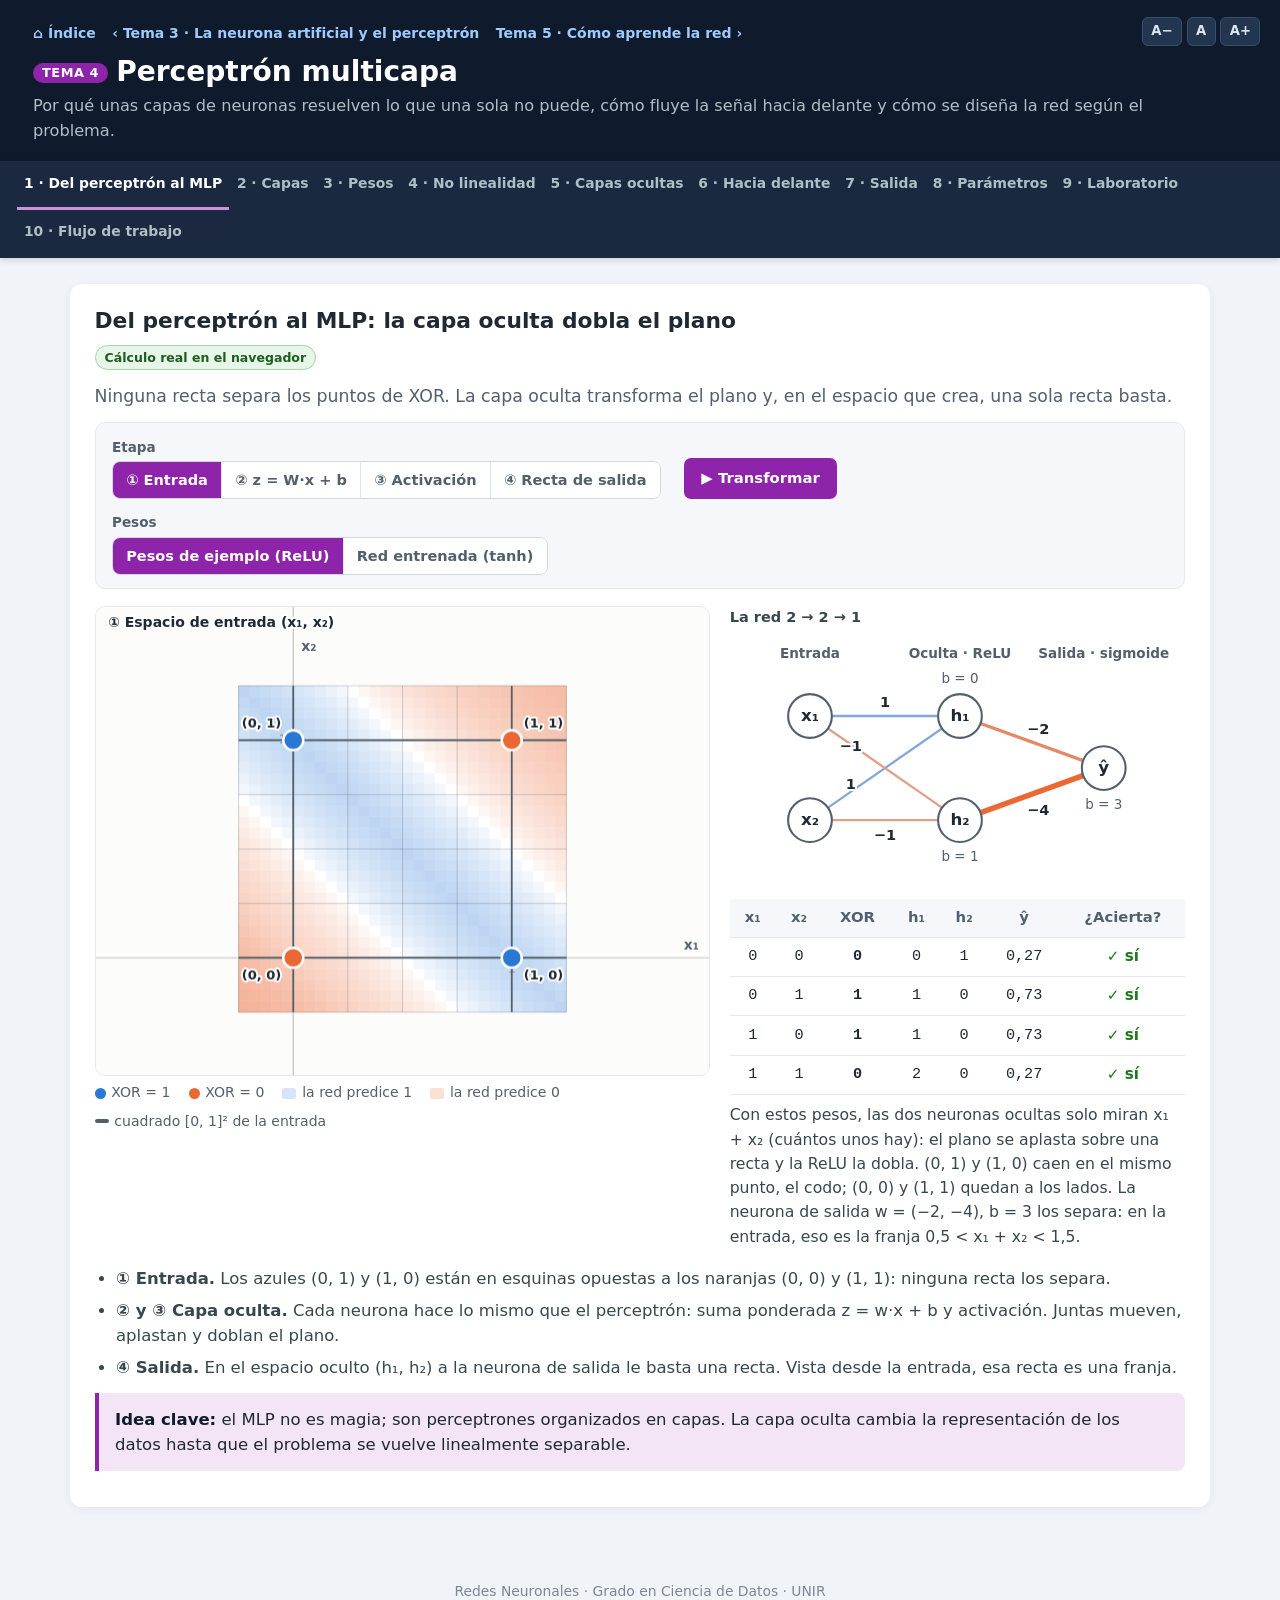
<file: 04_perceptron_multicapa.html>
<!DOCTYPE html>
<html lang="es-ES">
<head>
<meta charset="UTF-8">
<meta name="viewport" content="width=device-width, initial-scale=1.0">
<title>Tema 4 · Perceptrón multicapa — Redes Neuronales</title>
<link rel="icon" href="assets/icono.svg" type="image/svg+xml">
<link rel="stylesheet" href="assets/estilo.css">
<style>
  /* ---------- comunes de la página ---------- */
  .fila { display: flex; flex-wrap: wrap; gap: .6rem 1rem; align-items: center; }
  .seg[role="group"] { flex-wrap: wrap; }
  .num { font-family: var(--mono); font-variant-numeric: tabular-nums; }
  .mini { font-size: .84rem; color: var(--ink2); }
  .ok-t { color: var(--ok); font-weight: 700; }
  .bad-t { color: var(--bad); font-weight: 700; }
  .lado { display: grid; grid-template-columns: minmax(0, 1.35fr) minmax(0, 1fr); gap: 1.2rem; align-items: start; }
  .lado.igual { grid-template-columns: minmax(0, 1fr) minmax(0, 1fr); }
  @media (max-width: 900px) { .lado, .lado.igual { grid-template-columns: 1fr; } }
  .explica { margin-top: .9rem; }
  .card .explica li { margin-bottom: .35rem; }
  .tit-col { font-size: .88rem; font-weight: 800; color: var(--ink2); margin: 0 0 .35rem; }
  .vacio-svg { width: 100%; display: block; }

  /* ---------- 1 · XOR ---------- */
  #x-red { width: 100%; display: block; max-height: 250px; }
  #x-tabla td, #x-tabla th { text-align: center; }
  #x-tabla th { text-transform: none; font-size: .9rem; }
  #x-tabla td.mal-fila { background: var(--bad-l); }
  #x-texto { font-size: .95rem; margin-top: .5rem; }

  /* ---------- 2 · capas ---------- */
  .tipos-capa .box h3 { display: flex; align-items: baseline; justify-content: space-between; gap: .5rem; }
  .tipos-capa .box .cuanto { font-size: .78rem; font-weight: 800; color: #fff; background: var(--ink2); border-radius: 999px; padding: .08rem .55rem; white-space: nowrap; }
  .tipos-capa .box.oc .cuanto { background: var(--acento); }
  .tipos-capa dl { display: grid; grid-template-columns: auto 1fr; gap: .15rem .6rem; font-size: .92rem; }
  .tipos-capa dt { font-weight: 700; color: var(--ink2); }
  .tipos-capa dd { color: var(--ink); }
  #c-texto { min-height: 1.6em; font-weight: 600; color: var(--ink); text-align: center; margin: .5rem 0 0; }
  .cuenta { font-family: var(--mat); font-size: 1.15rem; }

  /* ---------- 3 · pesos ---------- */
  #p-ecu .t { padding: 0 .1rem; }
  .sig-tabla { display: grid; grid-template-columns: repeat(3, minmax(0, 1fr)); gap: .7rem; margin: .8rem 0; }
  .sig-tabla > div { border: 1px solid var(--line); border-radius: 10px; padding: .6rem .8rem; background: var(--soft); display: flex; gap: .7rem; align-items: center; }
  .sig-tabla svg { flex: none; }
  .sig-tabla b { display: block; font-size: 1rem; }
  @media (max-width: 760px) { .sig-tabla { grid-template-columns: 1fr; } }

  /* ---------- 4 · no linealidad ---------- */
  .act-tit { display: flex; align-items: center; gap: .5rem; font-weight: 800; margin-bottom: .3rem; }
  .act-tit i { width: 16px; height: 4px; border-radius: 2px; display: inline-block; }
  .act-res { font-size: .9rem; color: var(--ink2); margin-top: .35rem; min-height: 2.6em; }

  /* ---------- 5 · jerarquía ---------- */
  .jer { display: grid; grid-template-columns: auto 34px minmax(0, 1fr) 34px auto 34px minmax(0, 1fr); gap: .3rem; align-items: start; }
  .jer .flecha { align-self: center; color: var(--muted); font-size: 1.6rem; text-align: center; }
  .jer .col h3 { font-size: .9rem; color: var(--ink); margin: 0 0 .4rem; }
  .jer .col h3 small { display: block; font-weight: 600; color: var(--ink2); font-size: .8rem; }
  #j-dib { width: 252px; height: 252px; touch-action: none; cursor: crosshair; border: 1px solid var(--line); border-radius: 8px; display: block; background: #fff; }
  .mapas { display: grid; gap: .45rem; }
  .mapas.dos { grid-template-columns: repeat(2, minmax(0, 1fr)); }
  .mapas figure { margin: 0; text-align: center; }
  .mapas canvas { width: 100%; max-width: 112px; aspect-ratio: 1 / 1; border: 1px solid var(--line); border-radius: 6px; display: block; margin: 0 auto; image-rendering: pixelated; }
  .mapas figcaption { font-size: .8rem; color: var(--ink2); line-height: 1.25; margin-top: .15rem; }
  .mapas.una canvas { max-width: 92px; }
  #j-dig { width: 100%; display: block; }
  @media (max-width: 1000px) { .jer { grid-template-columns: 1fr; } .jer .flecha { transform: rotate(90deg); } }

  /* ---------- 6 · hacia delante ---------- */
  #f-svg { width: 100%; display: block; max-height: 380px; }
  .calc { list-style: none; margin: 0 !important; padding: 0; font-family: var(--mat); font-size: 1.05rem; }
  .calc li { padding: .35rem .6rem; border-radius: 6px; margin-bottom: .2rem; color: var(--ink); }
  .calc li .q { font-family: system-ui, sans-serif; font-weight: 700; font-size: .82rem; color: var(--ink2); display: block; }
  .calc li.act { background: var(--acento-l); }
  .calc li.fin { background: var(--soft); border: 1px solid var(--line); }
  .matriz-vista { display: flex; flex-wrap: wrap; align-items: center; gap: .45rem; font-family: var(--mat); font-size: 1.05rem; margin-top: .4rem; min-height: 5.5rem; }
  .mx { display: inline-grid; gap: 1px 0; border-left: 2px solid var(--ink); border-right: 2px solid var(--ink); border-radius: 5px; padding: 2px 3px; font-family: var(--mono); font-size: .88rem; }
  .mx span { padding: .12rem .45rem; text-align: right; border-radius: 3px; }
  .mx span.on { background: var(--acento-l); color: var(--dark); font-weight: 800; box-shadow: inset 0 0 0 1.5px var(--acento); }
  .mx-et { text-align: center; font-size: .78rem; color: var(--ink2); font-family: system-ui, sans-serif; }
  .mx-blq { display: inline-flex; flex-direction: column; align-items: center; gap: .15rem; }

  /* ---------- 7 · salida ---------- */
  #s-arbol { width: 100%; display: block; max-height: 230px; }
  #s-arbol .hoja { cursor: pointer; }
  #s-arbol .hoja:focus { outline: none; }
  #s-arbol .hoja:focus-visible rect { stroke: #90CAF9; stroke-width: 3; }
  .sm-tabla td { vertical-align: middle; }
  .barra { position: relative; height: 22px; background: var(--soft); border: 1px solid var(--line); border-radius: 5px; overflow: hidden; min-width: 120px; }
  .barra > i { position: absolute; top: 0; bottom: 0; left: 0; background: var(--s1); border-radius: 4px 0 0 4px; transition: width .15s; }
  .barra > i.neg { background: var(--s2); }
  .barra > i.cero { left: 50%; }
  .barra > b { position: absolute; right: .4rem; top: 50%; transform: translateY(-50%); font-family: var(--mono); font-size: .8rem; color: var(--ink); }
  .barra .umbral { position: absolute; top: -2px; bottom: -2px; left: 50%; width: 2px; background: var(--ink); opacity: .55; }
  .apilada { display: flex; height: 38px; border-radius: 8px; overflow: hidden; border: 1px solid var(--line); margin: .5rem 0 .2rem; }
  .apilada > div { display: grid; place-items: center; color: #fff; font-weight: 700; font-size: .85rem; white-space: nowrap; overflow: hidden; transition: flex-basis .2s; }
  .gran-lectura { font-size: 1.45rem; font-weight: 800; color: var(--ink); line-height: 1.25; }
  .gran-lectura small { display: block; font-size: .92rem; font-weight: 600; color: var(--ink2); }
  .sm-tabla input[type=range] { width: 9rem; }
  .sm-tabla th { text-transform: none; font-size: .88rem; letter-spacing: 0; }
  #s-ecalc, #s-mcalc { white-space: normal; line-height: 1.6; }

  /* ---------- 8 · parámetros ---------- */
  .capas-ed { display: flex; flex-wrap: wrap; align-items: center; gap: .35rem; }
  .capas-ed .capa { display: flex; flex-direction: column; align-items: center; gap: .1rem; background: #fff; border: 1px solid var(--line); border-radius: 8px; padding: .3rem .4rem; }
  .capas-ed .capa span { font-size: .78rem; font-weight: 700; color: var(--ink2); }
  .capas-ed .capa input { width: 5.2rem; text-align: center; font-family: var(--mono); font-weight: 700; padding: .25rem .3rem; }
  .capas-ed .capa button { font: inherit; font-size: .72rem; border: none; background: none; color: var(--bad); cursor: pointer; padding: 0; }
  .capas-ed .flechita { color: var(--muted); font-weight: 800; }
  #a-svg { width: 100%; display: block; max-height: 300px; }
  #a-barra { width: 100%; display: block; }
  .tabla tr.total td { font-weight: 800; border-top: 2px solid var(--ink2); background: var(--acento-l); }

  /* ---------- 9 · laboratorio ---------- */
  .lab-barra { display: flex; flex-wrap: wrap; align-items: center; gap: .8rem 1.2rem; padding: .7rem 1rem; background: var(--soft); border: 1px solid var(--line); border-radius: 10px; margin-bottom: 1rem; }
  .lab-play { width: 54px; height: 54px; border-radius: 50%; border: none; background: var(--acento); color: #fff; font-size: 1.35rem; cursor: pointer; display: grid; place-items: center; box-shadow: 0 2px 8px rgba(142,36,170,.35); }
  .lab-play:hover { filter: brightness(.92); }
  .lab-play:focus-visible { outline: 3px solid #90CAF9; outline-offset: 2px; }
  .lab-ico { width: 38px; height: 38px; border-radius: 50%; border: 1px solid #CFD8DC; background: #fff; color: var(--ink2); font-size: 1.05rem; cursor: pointer; }
  .lab-ico:hover { background: #ECEFF1; }
  .lab-ep { font-family: var(--mono); font-size: 1.5rem; font-weight: 800; color: var(--ink); min-width: 4.5ch; }
  .lab-ep small { display: block; font-family: system-ui, sans-serif; font-size: .8rem; font-weight: 700; color: var(--ink2); }
  .lab-barra .ctl { min-width: 0; }
  .lab { display: grid; grid-template-columns: 196px minmax(0, 1fr) minmax(300px, 360px); gap: 1.1rem; align-items: start; }
  @media (max-width: 1050px) { .lab { grid-template-columns: 1fr; } }
  .lab h3 { font-size: .95rem !important; color: var(--ink); margin: 0 0 .5rem !important; }
  .lab-ds { display: grid; grid-template-columns: repeat(3, 1fr); gap: .4rem; margin-bottom: .7rem; }
  .lab-ds button { border: 2px solid var(--line); border-radius: 8px; background: #fff; padding: 2px; cursor: pointer; display: flex; flex-direction: column; align-items: center; font: inherit; font-size: .68rem; color: var(--ink2); }
  .lab-ds button canvas { width: 100%; aspect-ratio: 1 / 1; display: block; border-radius: 5px; }
  .lab-ds button[aria-pressed="true"] { border-color: var(--acento); color: var(--ink); font-weight: 700; }
  .lab-col .ctl { margin-bottom: .55rem; }
  .lab-col input[type=range] { width: 100%; }
  .lab-esc { display: grid; gap: .4rem; }
  .lab-esc .btn { text-align: left; font-size: .84rem; padding: .45rem .7rem; }
  .lab-red { position: relative; }
  .lab-cab { position: relative; height: 54px; }
  .lab-cab > div { position: absolute; top: 0; transform: translateX(-50%); text-align: center; white-space: nowrap; }
  .lab-cab .nom { font-size: .74rem; font-weight: 700; color: var(--ink2); }
  .lab-cab .pm { display: inline-flex; align-items: center; gap: .25rem; }
  .lab-cab .pm button { width: 24px; height: 24px; border-radius: 50%; border: 1px solid #CFD8DC; background: #fff; color: var(--ink); font-weight: 800; cursor: pointer; line-height: 1; padding: 0; }
  .lab-cab .pm button:hover { background: #ECEFF1; }
  .lab-cab .pm button:disabled { opacity: .35; cursor: default; }
  .lab-cab .pm span { font-family: var(--mono); font-size: .8rem; font-weight: 700; min-width: 1.6em; }
  .lab-capas { display: flex; align-items: center; justify-content: center; gap: .5rem; font-size: .85rem; font-weight: 700; color: var(--ink2); margin-bottom: .3rem; }
  .lab-capas button { width: 28px; height: 28px; border-radius: 50%; border: 1px solid #CFD8DC; background: #fff; font-weight: 800; cursor: pointer; }
  .lab-capas button:disabled { opacity: .35; cursor: default; }
  #l-red { width: 100%; display: block; }
  #l-sal { width: 100%; aspect-ratio: 1 / 1; display: block; border: 1px solid var(--line); border-radius: 10px; }
  .lab-diag { margin-top: .9rem; }
  .lab-diag .box { display: grid; grid-template-columns: repeat(3, minmax(0, 1fr)); gap: .8rem 1.2rem; }
  .lab-diag .box h4 { font-size: .92rem; color: var(--ink2); margin-bottom: .2rem; }
  .lab-diag .box ul { margin: 0 0 0 1.1rem; font-size: .92rem; }
  @media (max-width: 760px) { .lab-diag .box { grid-template-columns: 1fr; } }

  /* ---------- 10 · flujo ---------- */
  #w-svg { width: 100%; display: block; max-height: 330px; }
  #w-svg .paso { cursor: pointer; }
  #w-svg .paso:focus { outline: none; }
  #w-svg .paso:focus-visible rect { stroke: #90CAF9; stroke-width: 3; }
  .w-det { display: grid; grid-template-columns: minmax(0, 1fr) minmax(0, 1fr); gap: 1.2rem; margin-top: 1rem; }
  @media (max-width: 900px) { .w-det { grid-template-columns: 1fr; } }
  .w-det h3 { margin-top: 0 !important; }
  #w-norm { width: 100%; display: block; }
</style>
</head>
<body class="bloque-arq" data-pagina="04_perceptron_multicapa.html">

<header class="header">
  <nav class="migas" aria-label="Navegación entre temas"></nav>
  <h1><span class="num-tema">TEMA 4</span>Perceptrón multicapa</h1>
  <p>Por qué unas capas de neuronas resuelven lo que una sola no puede, cómo fluye la señal hacia delante y cómo se diseña la red según el problema.</p>
</header>

<div class="tabs" role="tablist" aria-label="Pestañas del tema">
  <button class="tab" role="tab" id="t-xor" aria-controls="p-xor" aria-selected="true">1 · Del perceptrón al MLP</button>
  <button class="tab" role="tab" id="t-capas" aria-controls="p-capas" aria-selected="false">2 · Capas</button>
  <button class="tab" role="tab" id="t-pesos" aria-controls="p-pesos" aria-selected="false">3 · Pesos</button>
  <button class="tab" role="tab" id="t-nolin" aria-controls="p-nolin" aria-selected="false">4 · No linealidad</button>
  <button class="tab" role="tab" id="t-jer" aria-controls="p-jer" aria-selected="false">5 · Capas ocultas</button>
  <button class="tab" role="tab" id="t-fwd" aria-controls="p-fwd" aria-selected="false">6 · Hacia delante</button>
  <button class="tab" role="tab" id="t-sal" aria-controls="p-sal" aria-selected="false">7 · Salida</button>
  <button class="tab" role="tab" id="t-arq" aria-controls="p-arq" aria-selected="false">8 · Parámetros</button>
  <button class="tab" role="tab" id="t-lab" aria-controls="p-lab" aria-selected="false">9 · Laboratorio</button>
  <button class="tab" role="tab" id="t-flujo" aria-controls="p-flujo" aria-selected="false">10 · Flujo de trabajo</button>
</div>

<main class="content">

  <!-- ============================================================ 1 · XOR -->
  <section id="p-xor" class="panel">
    <div class="card">
      <h2>Del perceptrón al MLP: la capa oculta dobla el plano</h2>
      <div class="meta"><span class="tag real">Cálculo real en el navegador</span></div>
      <p class="lead">Ninguna recta separa los puntos de XOR. La capa oculta transforma el plano y, en el espacio que crea, una sola recta basta.</p>
      <div class="controles">
        <div class="ctl"><span class="etq" id="x-etapa-e">Etapa</span>
          <div class="seg" id="x-etapa" role="group" aria-labelledby="x-etapa-e"><button data-v="0" aria-pressed="true">① Entrada</button><button data-v="1" aria-pressed="false">② z = W·x + b</button><button data-v="2" aria-pressed="false">③ Activación</button><button data-v="3" aria-pressed="false">④ Recta de salida</button></div></div>
        <button class="btn" id="x-play">▶ Transformar</button>
        <div class="ctl"><span class="etq" id="x-pesos-e">Pesos</span>
          <div class="seg" id="x-pesos" role="group" aria-labelledby="x-pesos-e"><button data-v="relu" aria-pressed="true">Pesos de ejemplo (ReLU)</button><button data-v="tanh" aria-pressed="false">Red entrenada (tanh)</button></div></div>
      </div>
      <div class="lado">
        <div>
          <canvas id="x-cv" class="lienzo" aria-label="Los cuatro puntos de XOR y la cuadrícula del plano de entrada transformándose en el espacio de la capa oculta"></canvas>
          <div class="leyenda"><span><i class="punto" style="background:var(--s1)"></i>XOR = 1</span><span><i class="punto" style="background:var(--s2)"></i>XOR = 0</span><span><i style="background:#d6e6f8;height:11px"></i>la red predice 1</span><span><i style="background:#fbe0d4;height:11px"></i>la red predice 0</span><span><i style="background:var(--ink2)"></i>cuadrado [0, 1]² de la entrada</span></div>
        </div>
        <div>
          <p class="tit-col">La red 2 → 2 → 1</p>
          <svg id="x-red" viewBox="0 0 380 240" aria-label="Red 2-2-1 con sus pesos y sesgos"></svg>
          <table class="tabla" id="x-tabla" aria-label="Las cuatro entradas de XOR a través de la red"></table>
          <p id="x-texto"></p>
        </div>
      </div>
      <ul class="explica">
        <li><b>① Entrada.</b> Los azules (0, 1) y (1, 0) están en esquinas opuestas a los naranjas (0, 0) y (1, 1): ninguna recta los separa.</li>
        <li><b>② y ③ Capa oculta.</b> Cada neurona hace lo mismo que el perceptrón: suma ponderada z = w·x + b y activación. Juntas mueven, aplastan y doblan el plano.</li>
        <li><b>④ Salida.</b> En el espacio oculto (h₁, h₂) a la neurona de salida le basta una recta. Vista desde la entrada, esa recta es una franja.</li>
      </ul>
      <div class="clave"><strong>Idea clave:</strong> el MLP no es magia; son perceptrones organizados en capas. La capa oculta cambia la representación de los datos hasta que el problema se vuelve linealmente separable.</div>
    </div>
  </section>

  <!-- ============================================================ 2 · CAPAS -->
  <section id="p-capas" class="panel">
    <div class="card">
      <h2>Entrada, ocultas y salida: la salida de una capa es la entrada de la siguiente</h2>
      <div class="meta"><span class="tag real">Cálculo real en el navegador</span></div>
      <p class="lead">Cada neurona hace lo mismo que el perceptrón del tema anterior. Lo nuevo es que sus entradas son las salidas de otras neuronas.</p>
      <div class="grid3 tipos-capa">
        <div class="box"><h3>Entrada <span class="cuanto">1 siempre</span></h3>
          <dl><dt>Función</dt><dd>Recibe los datos</dd><dt>Proceso</dt><dd>Ninguno: solo pasa los datos</dd><dt>Neuronas</dt><dd>Una por característica</dd></dl></div>
        <div class="box acento oc"><h3>Ocultas <span class="cuanto">1 o más</span></h3>
          <dl><dt>Función</dt><dd>Procesan los datos</dd><dt>Proceso</dt><dd>Suma ponderada + activación no lineal</dd><dt>Neuronas</dt><dd>Las que elijamos: aquí está la potencia</dd></dl></div>
        <div class="box"><h3>Salida <span class="cuanto">1 siempre</span></h3>
          <dl><dt>Función</dt><dd>Genera la predicción</dd><dt>Proceso</dt><dd>Según el tipo de problema</dd><dt>Neuronas</dt><dd>Las que pida el problema</dd></dl></div>
      </div>
      <div class="controles">
        <div class="ctl"><label for="c-ent">Entradas (características)</label><input id="c-ent" type="range" min="1" max="6" step="1" value="3"><output id="c-ent-o">3</output></div>
        <div class="ctl"><label for="c-noc">Capas ocultas</label><input id="c-noc" type="range" min="1" max="3" step="1" value="1"><output id="c-noc-o">1</output></div>
        <div class="ctl"><label for="c-nn">Neuronas por capa oculta</label><input id="c-nn" type="range" min="1" max="8" step="1" value="2"><output id="c-nn-o">2</output></div>
        <div class="ctl"><label for="c-sal">Neuronas de salida</label><input id="c-sal" type="range" min="1" max="4" step="1" value="1"><output id="c-sal-o">1</output></div>
        <button class="btn" id="c-play">▶ Propagar</button>
      </div>
      <div class="escena"><svg id="c-svg" aria-label="Red por capas con los valores que pasa cada capa a la siguiente"></svg></div>
      <p id="c-texto"></p>
      <div class="kpis">
        <div class="kpi"><div class="t">Pesos</div><div class="v" id="c-pesos">8</div></div>
        <div class="kpi"><div class="t">Sesgos</div><div class="v" id="c-sesgos">3</div></div>
        <div class="kpi"><div class="t">Parámetros</div><div class="v" id="c-total">11</div></div>
        <div class="kpi" style="flex:1;min-width:16rem"><div class="t">Cuenta</div><div class="v cuenta" id="c-cuenta">3×2 + 2×1 = 8 pesos</div></div>
      </div>
      <p class="mini">La red de partida, 3 → 2 → 1, tiene 3×2 + 2×1 = 8 pesos (y 2 + 1 = 3 sesgos).</p>
      <div class="clave"><strong>Idea clave:</strong> una sola capa de entrada y una sola de salida; las ocultas pueden ser varias, y en ellas ocurre la transformación no lineal.</div>
    </div>
  </section>

  <!-- ============================================================ 3 · PESOS -->
  <section id="p-pesos" class="panel">
    <div class="card">
      <h2>Los pesos: refuerzan, casi ignoran o inhiben</h2>
      <div class="meta"><span class="tag real">Cálculo real en el navegador</span></div>
      <p class="lead">Una red que detecta si hay un gato en una foto. Cada rasgo detectado llega a la neurona «gato» multiplicado por su peso: el grosor de la línea es |w| y el color, su signo.</p>
      <div class="controles">
        <div class="ctl"><span class="etq" id="g-pre-e">Foto de ejemplo</span>
          <div class="seg" id="g-pre" role="group" aria-labelledby="g-pre-e"><button data-v="gato" aria-pressed="true">Gato</button><button data-v="pato" aria-pressed="false">Pato</button><button data-v="duda" aria-pressed="false">Dudosa</button></div></div>
        <div class="ctl"><label for="g-a0">Orejas triangulares</label><input id="g-a0" type="range" min="0" max="1" step="0.05" value="0.9"><output id="g-a0-o"></output></div>
        <div class="ctl"><label for="g-a1">Bigotes</label><input id="g-a1" type="range" min="0" max="1" step="0.05" value="0.8"><output id="g-a1-o"></output></div>
        <div class="ctl"><label for="g-a2">Hierba de fondo</label><input id="g-a2" type="range" min="0" max="1" step="0.05" value="0.6"><output id="g-a2-o"></output></div>
        <div class="ctl"><label for="g-a3">Pico de pato</label><input id="g-a3" type="range" min="0" max="1" step="0.05" value="0"><output id="g-a3-o"></output></div>
      </div>
      <div class="escena"><svg id="g-svg" aria-label="Cuatro neuronas de rasgos conectadas a la neurona de salida gato con pesos de distinto signo y grosor"></svg></div>
      <div class="formula" id="g-ecu" aria-live="polite"></div>
      <div class="sig-tabla" aria-label="Significado de los pesos">
        <div><svg width="64" height="20" aria-hidden="true"><line x1="2" y1="10" x2="62" y2="10" stroke="#2a78d6" stroke-width="6" stroke-linecap="round"/></svg><span><b>w &gt; 0</b>Conexión positiva: refuerza</span></div>
        <div><svg width="64" height="20" aria-hidden="true"><line x1="2" y1="10" x2="62" y2="10" stroke="#d5d8dc" stroke-width="1.2" stroke-linecap="round"/></svg><span><b>w ≈ 0</b>Conexión débil: casi ignora</span></div>
        <div><svg width="64" height="20" aria-hidden="true"><line x1="2" y1="10" x2="62" y2="10" stroke="#eb6834" stroke-width="6" stroke-linecap="round"/></svg><span><b>w &lt; 0</b>Conexión negativa: inhibe</span></div>
      </div>
      <ul class="explica">
        <li>Un peso positivo grande de «orejas triangulares» a «gato» tiene sentido; uno negativo de «pico de pato» a «gato», también.</li>
        <li>Mueve la hierba de fondo: con w ≈ 0, la salida apenas cambia. La red ha aprendido a ignorarla.</li>
        <li>Los pesos de esta red son de ejemplo. Aquí suponemos que ya están ajustados; cómo se ajustan se verá en el Tema 5 (retropropagación).</li>
      </ul>
      <div class="clave"><strong>Idea clave:</strong> los pesos y los sesgos son los <em>únicos</em> parámetros que cambian durante el entrenamiento. La arquitectura y las funciones de activación las elegimos nosotros al diseñar la red.</div>
    </div>
  </section>

  <!-- ============================================================ 4 · NO LINEALIDAD -->
  <section id="p-nolin" class="panel">
    <div class="card">
      <h2>¿Por qué activaciones no lineales?</h2>
      <div class="meta"><span class="tag real">Cálculo real en el navegador</span></div>
      <p class="lead">La misma red de una entrada y una salida, con los mismos pesos, calculada con tres activaciones distintas en sus capas ocultas.</p>
      <div class="controles">
        <div class="ctl"><label for="n-capas">Capas ocultas</label><input id="n-capas" type="range" min="1" max="6" step="1" value="3"><output id="n-capas-o">3</output></div>
        <div class="ctl"><label for="n-neu">Neuronas por capa</label><input id="n-neu" type="range" min="2" max="8" step="1" value="4"><output id="n-neu-o">4</output></div>
        <button class="btn gris" id="n-otros">↻ Otros pesos</button>
      </div>
      <div class="escena"><svg id="n-svg" aria-label="Red de una entrada y una salida con sus capas ocultas y pesos"></svg></div>
      <div class="grid3" style="margin-top:1rem">
        <div><div class="act-tit"><i style="background:var(--s3)"></i>Sin activación (lineal)</div><canvas id="n-cv-lin" class="lienzo" aria-label="Función que calcula la red con activación lineal"></canvas><div class="act-res" id="n-res-lin"></div></div>
        <div><div class="act-tit"><i style="background:var(--s1)"></i>ReLU</div><canvas id="n-cv-relu" class="lienzo" aria-label="Función que calcula la red con activación ReLU"></canvas><div class="act-res" id="n-res-relu"></div></div>
        <div><div class="act-tit"><i style="background:var(--s2)"></i>tanh</div><canvas id="n-cv-tanh" class="lienzo" aria-label="Función que calcula la red con activación tanh"></canvas><div class="act-res" id="n-res-tanh"></div></div>
      </div>
      <div class="clave"><strong>Idea clave:</strong> sin activación no lineal, cien capas equivalen a una sola neurona lineal: una suma de sumas ponderadas sigue siendo una suma ponderada, y XOR seguiría sin resolverse. Con ReLU o tanh, cada capa añade capacidad de expresión.</div>
      <h3>Guía práctica de elección</h3>
      <div class="grid2">
        <div class="box acento"><h3>Capas ocultas</h3><ul>
          <li><b>ReLU</b>: la opción por defecto (≈ 95 % de los casos). Rápida y simple.</li>
          <li><b>Leaky ReLU o ELU</b>: si hay muchas neuronas «muertas»; mantienen gradiente en los negativos.</li>
          <li><b>tanh</b>: modelos pequeños o cuando interesa una salida acotada y centrada en 0.</li>
          <li><b>Lineal</b>: nunca en ocultas. <b>Softmax</b>: técnicamente funciona, pero no se recomienda: normaliza entre todas las neuronas y complica el aprendizaje.</li></ul></div>
        <div class="box acento"><h3>Capa de salida</h3><ul>
          <li>Clasificación binaria → <b>sigmoide</b> (1 neurona; p. ej., ¿llueve?).</li>
          <li>Multiclase → <b>softmax</b> (K neuronas; llovizna, lluvia o tormenta).</li>
          <li>Multietiqueta → <b>sigmoide</b> en cada neurona.</li>
          <li>Regresión → <b>lineal</b>.</li></ul></div>
      </div>
    </div>
  </section>

  <!-- ============================================================ 5 · JERARQUÍA -->
  <section id="p-jer" class="panel">
    <div class="card">
      <h2>Las capas ocultas aprenden representaciones cada vez más abstractas</h2>
      <div class="meta"><span class="tag real">Bordes: cálculo real</span><span class="tag illus">Formas y dígito: ilustrativo</span></div>
      <p class="lead">Un dígito de 28 × 28 = 784 píxeles entra en la red. La primera capa ve trazos; la segunda los combina en formas; la tercera, en dígitos.</p>
      <div class="controles">
        <div class="ctl"><span class="etq" id="j-pre-e">Dígito de ejemplo</span>
          <div class="seg" id="j-pre" role="group" aria-labelledby="j-pre-e"><button data-v="0" aria-pressed="false">0</button><button data-v="1" aria-pressed="false">1</button><button data-v="2" aria-pressed="false">2</button><button data-v="3" aria-pressed="false">3</button><button data-v="4" aria-pressed="false">4</button><button data-v="5" aria-pressed="false">5</button><button data-v="6" aria-pressed="false">6</button><button data-v="7" aria-pressed="true">7</button><button data-v="8" aria-pressed="false">8</button><button data-v="9" aria-pressed="false">9</button></div></div>
        <button class="btn gris" id="j-borrar">Borrar y dibujar</button>
        <span class="mini">Se puede dibujar encima con el ratón o el dedo.</span>
      </div>
      <div class="jer">
        <div class="col"><h3>Entrada<small>28 × 28 = 784 entradas</small></h3><canvas id="j-dib" aria-label="Cuadrícula de 28 por 28 píxeles donde se dibuja el dígito"></canvas></div>
        <div class="flecha" aria-hidden="true">→</div>
        <div class="col"><h3>Capa oculta 1 · trazos<small>bordes detectados con filtros de Sobel</small></h3>
          <div class="mapas dos" id="j-c1"></div></div>
        <div class="flecha" aria-hidden="true">→</div>
        <div class="col"><h3>Capa oculta 2 · formas<small>combina trazos</small></h3>
          <div class="mapas una" id="j-c2"></div></div>
        <div class="flecha" aria-hidden="true">→</div>
        <div class="col"><h3>Capa 3 y salida · dígito<small>combina formas; softmax de 10</small></h3>
          <svg id="j-dig" viewBox="0 0 260 300" aria-label="Probabilidad de cada dígito del 0 al 9"></svg></div>
      </div>
      <p class="nota">Los mapas de la capa 1 se calculan de verdad sobre el dibujo. Los de la capa 2 y la decisión final son combinaciones hechas a mano para ilustrar la idea (la salida compara el patrón de formas con el de cada dígito de ejemplo): una red real aprende sola sus filtros.</p>
      <div class="lado igual">
        <div>
          <h3>Complejidad según el número de capas ocultas</h3>
          <table class="tabla" id="j-tabla">
            <thead><tr><th>Capas ocultas</th><th>Complejidad</th><th>Caso de uso</th></tr></thead>
            <tbody>
              <tr><td class="n">0</td><td>Muy simple (no es MLP)</td><td>Problemas lineales (perceptrón)</td></tr>
              <tr><td class="n">1</td><td>Simple</td><td>Problemas moderadamente no lineales</td></tr>
              <tr><td class="n">2</td><td>Media</td><td>La mayoría de las aplicaciones prácticas</td></tr>
              <tr><td class="n">3-4</td><td>Compleja</td><td>Problemas muy complejos</td></tr>
              <tr><td class="n">5+</td><td>Muy compleja</td><td>Aprendizaje profundo (redes muy profundas)</td></tr>
            </tbody>
          </table>
        </div>
        <div>
          <h3>Cada capa, una pregunta más específica</h3>
          <ul>
            <li><b>Capa 1:</b> «¿hay un trazo horizontal aquí?» → líneas y bordes.</li>
            <li><b>Capa 2:</b> «¿hay una esquina, una curva, un lazo cerrado?» → formas.</li>
            <li><b>Capa 3:</b> «¿qué combinación de formas es esta?» → el dígito.</li>
            <li><b>Salida:</b> softmax con 10 neuronas, una por dígito.</li>
          </ul>
          <p class="mini">Regla práctica: empieza con 1 capa oculta; si hay subajuste, añade otra.</p>
        </div>
      </div>
      <div class="clave"><strong>Idea clave:</strong> ninguna capa intermedia «ve» el dígito. Cada una transforma los datos en una representación más útil para la siguiente: datos crudos → transformación no lineal → representación aprendida.</div>
    </div>
  </section>

  <!-- ============================================================ 6 · HACIA DELANTE -->
  <section id="p-fwd" class="panel">
    <div class="card">
      <h2>Propagación hacia delante, neurona a neurona</h2>
      <div class="meta"><span class="tag real">Cálculo real en el navegador</span></div>
      <p class="lead">Calcular la salida a partir de una entrada: en cada capa, suma ponderada, activación y el resultado pasa a la siguiente capa.</p>
      <div class="controles">
        <div class="ctl"><span class="etq" id="f-red-e">Red</span>
          <div class="seg" id="f-red" role="group" aria-labelledby="f-red-e"><button data-v="xor" aria-pressed="true">XOR: 2 → 2 → 1</button><button data-v="332" aria-pressed="false">3 → 3 → 2</button></div></div>
        <div class="ctl"><span class="etq" id="f-x-e">Entrada</span><div class="seg" id="f-x" role="group" aria-labelledby="f-x-e"></div></div>
        <button class="btn" id="f-paso">Paso ▸</button>
        <button class="btn gris" id="f-play">▶ Reproducir</button>
        <button class="btn gris" id="f-reset">↺ Reiniciar</button>
      </div>
      <div class="lado">
        <div>
          <div class="escena"><svg id="f-svg" viewBox="0 0 640 360" aria-label="Red con sus pesos; la neurona que se está calculando aparece resaltada"></svg></div>
          <div class="formula">a⁽ˡ⁾ = f( W⁽ˡ⁾ · a⁽ˡ⁻¹⁾ + b⁽ˡ⁾ )<span class="com">la salida de cada capa es la entrada de la siguiente</span></div>
          <div class="matriz-vista" id="f-mat" aria-live="polite"></div>
        </div>
        <div>
          <p class="tit-col">Cálculo</p>
          <ol class="calc" id="f-calc" aria-live="polite"></ol>
        </div>
      </div>
      <p class="nota" id="f-nota"></p>
      <div class="clave"><strong>Idea clave:</strong> es determinista: con los mismos pesos, la misma entrada da siempre la misma salida. Propagar hacia delante es <em>calcular</em>; entrenar es <em>ajustar</em> los pesos (próximo tema).</div>
    </div>
  </section>

  <!-- ============================================================ 7 · SALIDA -->
  <section id="p-sal" class="panel">
    <div class="card">
      <h2>La capa de salida la decide el problema</h2>
      <div class="meta"><span class="tag real">Cálculo real en el navegador</span></div>
      <p class="lead">El número de neuronas de salida y su activación no se eligen al gusto: los dicta lo que queremos predecir.</p>
      <svg id="s-arbol" viewBox="0 0 1000 215" aria-label="Árbol de decisión: tipo de problema, neuronas y activación de salida"></svg>
      <div class="controles">
        <div class="ctl"><span class="etq" id="s-tipo-e">Problema</span>
          <div class="seg" id="s-tipo" role="group" aria-labelledby="s-tipo-e"><button data-v="bin" aria-pressed="true">Binaria</button><button data-v="multi" aria-pressed="false">Multiclase</button><button data-v="etiq" aria-pressed="false">Multietiqueta</button><button data-v="reg" aria-pressed="false">Regresión</button></div></div>
      </div>

      <div id="s-bin" class="s-sub">
        <div class="lado">
          <div><canvas id="s-bin-cv" class="lienzo" aria-label="Curva sigmoide con la probabilidad de hueso roto"></canvas></div>
          <div>
            <p class="tit-col">¿La radiografía muestra un hueso roto?</p>
            <p>Entrada: 256 píxeles. Salida: <b>1 neurona sigmoide</b>, que da la probabilidad de la clase «roto».</p>
            <div class="controles"><div class="ctl"><label for="s-z">Suma ponderada z de la neurona de salida</label><input id="s-z" type="range" min="-6" max="6" step="0.01" value="0.85"><output id="s-z-o"></output></div></div>
            <div class="gran-lectura" id="s-bin-lec"></div>
            <p class="mini" style="margin-top:.6rem">También valdrían 2 neuronas con softmax: funciona, pero es menos eficiente.</p>
          </div>
        </div>
      </div>

      <div id="s-multi" class="s-sub" hidden>
        <div class="controles">
          <div class="ctl"><span class="etq" id="s-mpre-e">Ejemplo</span>
            <div class="seg" id="s-mpre" role="group" aria-labelledby="s-mpre-e"><button data-v="animales" aria-pressed="true">Gato, perro, pájaro, reptil</button><button data-v="contam" aria-pressed="false">Contaminación</button><button data-v="iguales" aria-pressed="false">z iguales</button><button data-v="peq" aria-pressed="false">z = [0,1; 0,2; 0,3]</button><button data-v="gra" aria-pressed="false">z = [1; 2; 3]</button></div></div>
        </div>
        <table class="tabla sm-tabla" id="s-mtabla"></table>
        <div class="apilada" id="s-apilada" aria-label="Probabilidades apiladas: suman 1"></div>
        <p class="formula" id="s-mcalc"></p>
        <p id="s-mpred" class="gran-lectura"></p>
        <p class="mini" id="s-mnota"></p>
      </div>

      <div id="s-etiq" class="s-sub" hidden>
        <p>Un artículo puede ser de <b>Tecnología</b> y de <b>Viajes</b> a la vez: las clases no se excluyen. Cada neurona lleva su propia sigmoide y se decide con umbral 0,5.</p>
        <table class="tabla sm-tabla" id="s-etabla"></table>
        <p class="formula" id="s-ecalc"></p>
      </div>

      <div id="s-reg" class="s-sub" hidden>
        <div class="lado">
          <div><canvas id="s-reg-cv" class="lienzo" aria-label="Precio real frente a precio predicho con salida lineal y con salida sigmoide"></canvas>
            <div class="leyenda"><span><i class="punto" style="background:var(--s1)"></i>salida lineal</span><span><i class="punto" style="background:var(--s2)"></i>salida sigmoide</span><span><i style="background:var(--axis)"></i>predicción perfecta</span></div></div>
          <div>
            <p class="tit-col">Precio de una vivienda: 4 → 8 (ReLU) → 1</p>
            <p>Entradas: 120 m², 3 habitaciones, 15 años, 5 km al centro. Salida: precio en euros, sin límite superior ni inferior.</p>
            <div class="gran-lectura" id="s-reg-lec"></div>
            <p class="mini" id="s-reg-nota"></p>
          </div>
        </div>
      </div>

      <h3>Clasificación frente a regresión</h3>
      <table class="tabla">
        <thead><tr><th>Aspecto</th><th>Clasificación</th><th>Regresión</th></tr></thead>
        <tbody>
          <tr><td>Salida de la neurona</td><td>Probabilidad ∈ [0, 1]</td><td>Valor ∈ (−∞, +∞)</td></tr>
          <tr><td>Activación de salida</td><td>Sigmoide / softmax</td><td>Lineal</td></tr>
          <tr><td>Interpretación</td><td>«Pertenencia a la clase»</td><td>«Valor predicho»</td></tr>
          <tr><td>Un error grande</td><td>0,9 frente a 0,1: equivocado</td><td>250.000 frente a 280.000: 30.000 € de error</td></tr>
        </tbody>
      </table>
      <div class="clave"><strong>Idea clave:</strong> binaria → 1 neurona sigmoide; K clases excluyentes → K neuronas softmax; varias etiquetas a la vez → K sigmoides; regresión → 1 neurona lineal. En las ocultas, ReLU.</div>
    </div>
  </section>

  <!-- ============================================================ 8 · PARÁMETROS -->
  <section id="p-arq" class="panel">
    <div class="card">
      <h2>Diseñar la arquitectura y contar parámetros</h2>
      <div class="meta"><span class="tag real">Cálculo real en el navegador</span></div>
      <p class="lead">La entrada la fija el tamaño de los datos; la salida, el tipo de problema; las ocultas, el equilibrio entre complejidad y datos disponibles.</p>
      <div class="controles">
        <div class="ctl"><label for="a-pre">Ejemplo</label>
          <select id="a-pre">
            <option value="rx">Radiografía (binaria): 256 → 128 → 64 → 1</option>
            <option value="viv">Vivienda, problema simple: 4 → 8 → 1</option>
            <option value="vivc">Vivienda, problema complejo: 4 → 16 → 8 → 4 → 1</option>
            <option value="ani">Animales (multiclase): 784 → 256 → 128 → 64 → 4</option>
            <option value="piz">Red pequeña: 3 → 2 → 1</option>
            <option value="keras">Código Keras de los recursos: 784 → 64 → 32 → 10</option>
            <option value="diez">¿Y con 10 capas ocultas de 256?</option>
          </select></div>
        <div class="ctl"><label for="a-act">Activación de salida</label>
          <select id="a-act"><option value="sigmoide">Sigmoide</option><option value="softmax">Softmax</option><option value="lineal">Lineal</option></select></div>
        <div class="ctl"><span class="etq">Capas (editables)</span><div class="capas-ed" id="a-capas"></div></div>
      </div>
      <div class="escena"><svg id="a-svg" aria-label="Dibujo de la red con el número de neuronas de cada capa"></svg></div>
      <div class="kpis">
        <div class="kpi"><div class="t">Pesos</div><div class="v" id="a-pesos"></div></div>
        <div class="kpi"><div class="t">Sesgos</div><div class="v" id="a-sesgos"></div></div>
        <div class="kpi" style="border-color:var(--acento)"><div class="t">Parámetros a aprender</div><div class="v" id="a-total"></div></div>
      </div>
      <svg id="a-barra" viewBox="0 0 1000 96" aria-label="Barra apilada: parámetros de cada capa sobre el total"></svg>
      <div class="lado igual">
        <table class="tabla" id="a-tabla"></table>
        <div>
          <p id="a-nota"></p>
          <div class="clave"><strong>Idea clave:</strong> cada neurona tiene un peso por cada neurona de la capa anterior y un sesgo. Parámetros = Σ (nₗ₋₁ × nₗ + nₗ). Casi todos se concentran en la primera conexión, y cuantos más parámetros, más datos hacen falta para entrenarlos.</div>
        </div>
      </div>
    </div>
  </section>

  <!-- ============================================================ 9 · LABORATORIO -->
  <section id="p-lab" class="panel">
    <div class="card">
      <h2>Laboratorio de fronteras</h2>
      <div class="meta"><span class="tag real">Entrenamiento real en el navegador</span></div>
      <p class="lead">Una red de verdad aprende a separar dos clases. Cambia los datos y la arquitectura y observa la frontera de decisión, los pesos y las curvas de pérdida.</p>
      <div class="lab-barra">
        <button class="lab-ico" id="l-reset" title="Reiniciar los pesos" aria-label="Reiniciar los pesos">↺</button>
        <button class="lab-play" id="l-play" aria-label="Entrenar">▶</button>
        <button class="lab-ico" id="l-paso" title="Una época" aria-label="Entrenar una época">⏭</button>
        <div class="lab-ep"><small>Época</small><span id="l-ep">0</span></div>
        <div class="ctl"><label for="l-act">Activación</label><select id="l-act"><option value="relu">ReLU</option><option value="tanh" selected>tanh</option><option value="sigmoid">Sigmoide</option><option value="lineal">Lineal</option></select></div>
        <div class="ctl"><label for="l-lr">Tasa de aprendizaje</label><select id="l-lr"><option value="0.001">0,001</option><option value="0.003">0,003</option><option value="0.01">0,01</option><option value="0.03" selected>0,03</option><option value="0.1">0,1</option><option value="0.3">0,3</option><option value="1">1</option></select></div>
        <div class="ctl"><label for="l-opt">Optimizador</label><select id="l-opt"><option value="adam" selected>Adam</option><option value="sgd">SGD</option></select></div>
        <div class="kpis" style="margin:0 0 0 auto">
          <div class="kpi"><div class="t">Pérdida entrenamiento</div><div class="v num" id="l-ptr" style="color:var(--ink)">—</div></div>
          <div class="kpi"><div class="t">Pérdida prueba</div><div class="v num" id="l-pte">—</div></div>
        </div>
      </div>
      <div class="lab">
        <div class="lab-col">
          <h3>Datos</h3>
          <div class="lab-ds" id="l-ds" role="group" aria-label="Conjunto de datos"></div>
          <div class="ctl"><label for="l-ruido">Ruido</label><input id="l-ruido" type="range" min="0" max="0.5" step="0.05" value="0.15"><output id="l-ruido-o"></output></div>
          <div class="ctl"><label for="l-n">Puntos</label><input id="l-n" type="range" min="40" max="500" step="20" value="400"><output id="l-n-o"></output></div>
          <div class="ctl"><label for="l-frac">Para entrenar</label><input id="l-frac" type="range" min="0.2" max="0.8" step="0.1" value="0.5"><output id="l-frac-o"></output></div>
          <button class="btn gris" id="l-regen" style="width:100%;margin-bottom:1rem">↻ Otros datos</button>
          <h3>Problemas comunes</h3>
          <div class="lab-esc">
            <button class="btn gris" id="l-esc-sub" data-esc="sub">Arquitectura muy simple</button>
            <button class="btn gris" id="l-esc-sobre" data-esc="sobre">Muy compleja, pocos datos con ruido</button>
            <button class="btn gris" id="l-esc-bien" data-esc="bien">Buen ajuste</button>
          </div>
        </div>
        <div class="lab-red">
          <div class="lab-capas"><button id="l-menos-capa" aria-label="Quitar una capa oculta">−</button><span id="l-ncapas">1 capa oculta</span><button id="l-mas-capa" aria-label="Añadir una capa oculta">+</button></div>
          <div class="lab-cab" id="l-cab"></div>
          <canvas id="l-red" aria-label="Red neuronal: cada neurona muestra en miniatura lo que calcula sobre el plano; las líneas son los pesos"></canvas>
          <p class="mini" style="text-align:center;margin-top:.3rem">Pasa el ratón por una neurona para ver su mapa en grande. Azul: peso o valor positivo; naranja: negativo.</p>
        </div>
        <div>
          <h3>Salida</h3>
          <canvas id="l-sal" aria-label="Frontera de decisión de la red con los puntos de entrenamiento y de prueba"></canvas>
          <div class="leyenda"><span><i class="punto" style="background:var(--s1);box-shadow:0 0 0 1.5px #fff,0 0 0 2.5px var(--line)"></i>clase 1</span><span><i class="punto" style="background:var(--s2)"></i>clase 0</span><span><i class="punto" style="background:#fff;border:2px solid var(--ink)"></i>aro oscuro: prueba</span><label class="inline"><input type="checkbox" id="l-verte"> ver prueba</label></div>
          <canvas id="l-curva" class="lienzo" aria-label="Pérdida de entrenamiento y de prueba por época"></canvas>
          <div class="leyenda"><span><i style="background:var(--s1)"></i>entrenamiento</span><span><i style="background:var(--s2)"></i>prueba</span></div>
        </div>
      </div>
      <div class="lab-diag" id="l-diag"></div>
      <div class="clave"><strong>Idea clave:</strong> si la pérdida de entrenamiento se queda alta, falta capacidad (subajuste). Si la de entrenamiento baja y la de prueba sube, la red memoriza en lugar de aprender (sobreajuste).</div>
    </div>
  </section>

  <!-- ============================================================ 10 · FLUJO -->
  <section id="p-flujo" class="panel">
    <div class="card">
      <h2>Flujo de trabajo: del problema al modelo</h2>
      <div class="meta"><span class="tag illus">Animación ilustrativa</span></div>
      <p class="lead">Siete pasos, pero no en línea recta: del 3 al 6 se itera hasta que el diagnóstico es bueno.</p>
      <div class="controles">
        <button class="btn" id="w-play">▶ Reproducir</button>
        <button class="btn gris" id="w-paso">Paso ▸</button>
        <div class="ctl"><span class="etq" id="w-diag-e">Diagnóstico en el paso 6</span>
          <div class="seg" id="w-diag" role="group" aria-labelledby="w-diag-e"><button data-v="alto" aria-pressed="false">Error alto</button><button data-v="sobre" aria-pressed="false">Sobreajuste</button><button data-v="sub" aria-pressed="false">Subajuste</button><button data-v="bien" aria-pressed="false">Todo bien</button></div></div>
      </div>
      <div class="escena"><svg id="w-svg" viewBox="0 0 1100 320" aria-label="Diagrama de los siete pasos del flujo de trabajo con la vuelta del paso 6 al paso 3"></svg></div>
      <div class="w-det">
        <div id="w-texto"></div>
        <div id="w-extra"></div>
      </div>
      <div class="clave"><strong>Idea clave:</strong> la normalización no es opcional, y la primera arquitectura casi nunca es la última: diseñar, entrenar, evaluar y volver al paso 3 tantas veces como haga falta.</div>
    </div>
  </section>

</main>
<footer class="footer">Redes Neuronales · Grado en Ciencia de Datos · UNIR</footer>

<script src="assets/comun.js"></script>
<script src="assets/mlp.js"></script>
<script src="assets/04_perceptron_multicapa.js"></script>
</body>
</html>
</file>
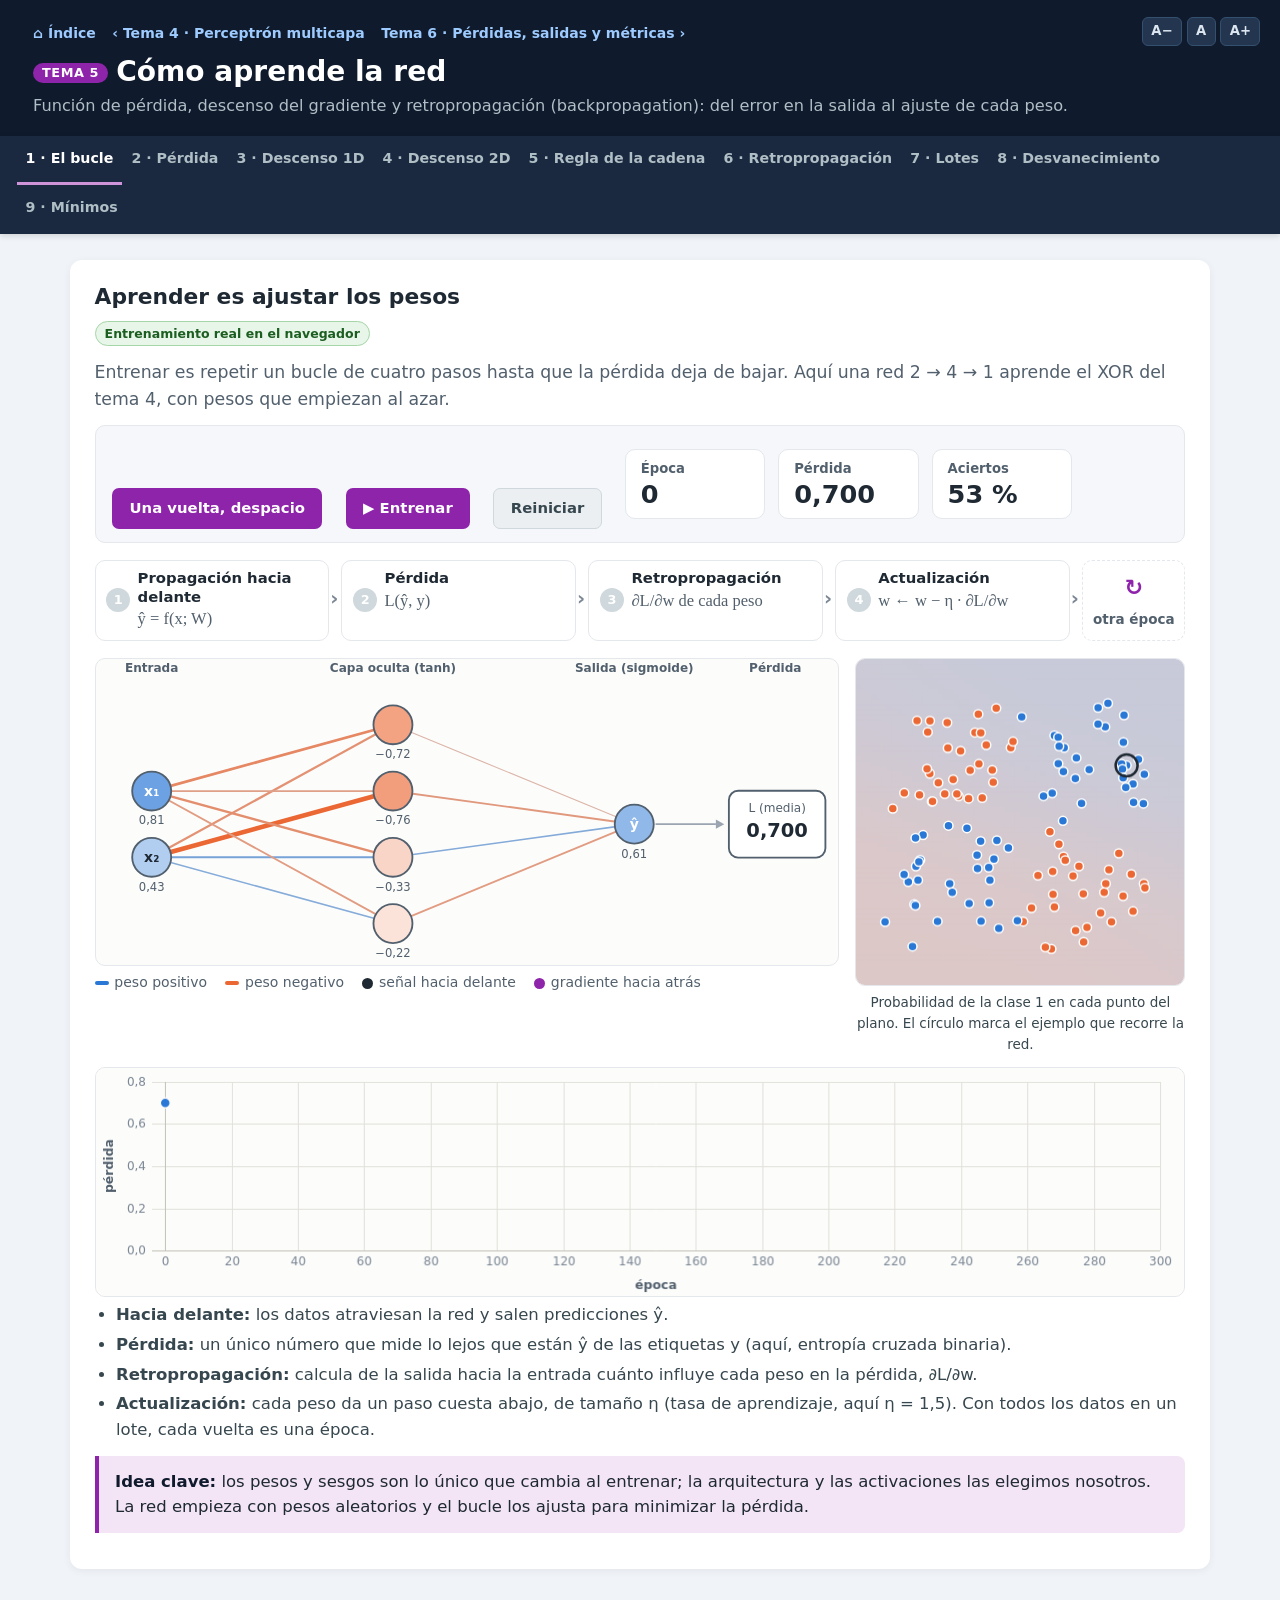
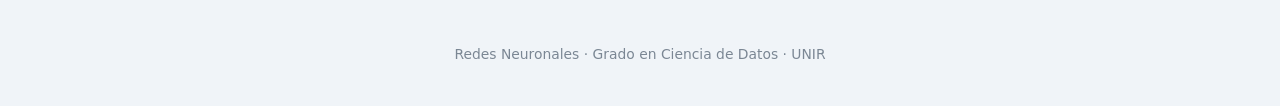
<file: 05_entrenamiento.html>
<!DOCTYPE html>
<html lang="es-ES">
<head>
<meta charset="UTF-8">
<meta name="viewport" content="width=device-width, initial-scale=1.0">
<title>Tema 5 · Cómo aprende la red — Redes Neuronales</title>
<link rel="icon" href="assets/icono.svg" type="image/svg+xml">
<link rel="stylesheet" href="assets/estilo.css">
<style>
  /* nueve pestañas en una sola fila a 1280 px */
  .tabs .tab { padding-left: .74rem; padding-right: .74rem; }

  /* ---- 1 · bucle de entrenamiento ---- */
  .etapas { list-style: none; display: grid; grid-template-columns: repeat(4, minmax(0, 1fr)) auto; gap: .75rem; margin: .2rem 0 1rem !important; padding: 0; counter-reset: et; }
  .etapas li { counter-increment: et; position: relative; background: #fff; border: 1.5px solid var(--line); border-radius: 10px; padding: .5rem .7rem .5rem 2.55rem; margin: 0; transition: background .25s, border-color .25s, box-shadow .25s; }
  .etapas li::before { content: counter(et); position: absolute; left: .65rem; top: 50%; transform: translateY(-50%); width: 1.45rem; height: 1.45rem; border-radius: 50%; background: #CFD8DC; color: #fff; font-weight: 800; font-size: .78rem; display: grid; place-items: center; transition: background .25s; }
  .etapas li:not(.repite)::after { content: "›"; position: absolute; right: -.62rem; top: 50%; transform: translateY(-52%); color: var(--muted); font-weight: 800; font-size: 1.2rem; }
  .etapas li b { display: block; font-size: .9rem; color: var(--ink); line-height: 1.25; }
  .etapas li span { font-family: var(--mat); color: var(--ink2); font-size: 1rem; white-space: nowrap; }
  .etapas li.on { background: var(--acento-l); border-color: var(--acento); box-shadow: 0 0 0 3px rgba(142, 36, 170, .12); }
  .etapas li.on::before { background: var(--acento); }
  .etapas.girando li { border-color: #d7b4e2; }
  .etapas.girando li::before { background: var(--acento); }
  .etapas li.repite { counter-increment: none; padding: .5rem .6rem; display: grid; place-items: center; border-style: dashed; color: var(--ink2); font-size: .82rem; font-weight: 700; text-align: center; line-height: 1.2; }
  .etapas li.repite::before { display: none; }
  .etapas li.repite i { font-style: normal; font-size: 1.35rem; display: block; color: var(--acento); }
  .etapas.girando li.repite i { animation: girar 1s linear infinite; }
  @keyframes girar { to { transform: rotate(360deg); } }
  .b-grid { display: grid; grid-template-columns: minmax(0, 1fr) 330px; gap: 1rem; align-items: start; }
  .b-grid .pie { text-align: center; }

  /* ---- rejillas propias ---- */
  .lado { display: grid; grid-template-columns: minmax(0, 1.75fr) minmax(250px, 1fr); gap: 1rem; align-items: start; }
  .lado .kpis { margin-top: 0; }
  .lado .kpi { min-width: 6.5rem; flex: 1; }
  .kpi .v.peq { font-size: 1.2rem; }
  .kpi.mal .v { color: var(--bad); }
  .formula .lin { display: block; line-height: 1.75; }
  .formula .gr { color: var(--acento); font-weight: 700; }
  .formula small { font-family: system-ui, sans-serif; font-size: .8rem; color: var(--ink2); }
  .formula.media { font-size: 1.1rem; }
  .ctl.ancho input[type=range] { width: 14rem; }
  .huecos { min-height: 1.6em; }
  canvas.clic { cursor: crosshair; }
  .aviso { display: inline-block; font-weight: 700; color: var(--bad); }
  .estado-ok { color: var(--ok); font-weight: 700; }
  .estado-mal { color: var(--bad); font-weight: 700; }

  /* ---- 6 · retropropagación ---- */
  .r-fases, .r-pasos { display: grid; grid-template-columns: repeat(11, minmax(0, 1fr)); }
  .r-fases span { text-align: center; font-size: .78rem; font-weight: 700; color: var(--ink2); border-bottom: 2px solid #CFD8DC; margin: 0 .6rem .35rem; padding-bottom: .1rem; }
  .r-fases span.atras { color: var(--acento); border-color: #CE93D8; }
  .r-pasos { position: relative; margin: 0 0 .8rem; }
  .r-pasos::before { content: ""; position: absolute; left: 4.5%; right: 4.5%; top: 13px; height: 2px; background: #DDE3E7; }
  .r-pasos button { position: relative; background: none; border: none; font: inherit; cursor: pointer; display: flex; flex-direction: column; align-items: center; gap: .25rem; padding: 0 .1rem; color: var(--ink2); font-size: .8rem; line-height: 1.2; text-align: center; }
  .r-pasos button b { width: 28px; height: 28px; border-radius: 50%; background: #fff; border: 2px solid #CFD8DC; display: grid; place-items: center; font-size: .76rem; color: var(--ink2); transition: all .2s; }
  .r-pasos button.hecho b { background: var(--acento-l); border-color: var(--acento); color: var(--acento); }
  .r-pasos button.activo b { background: var(--acento); border-color: var(--acento); color: #fff; transform: scale(1.12); }
  .r-pasos button.activo { color: var(--ink); font-weight: 700; }
  .r-pasos button:focus-visible { outline: 3px solid #90CAF9; outline-offset: 2px; border-radius: 6px; }
  .r-form { min-height: 6.9rem; white-space: normal; }
  .r-tit { font-family: system-ui, sans-serif; font-size: .8rem; font-weight: 800; text-transform: uppercase; letter-spacing: .04em; color: var(--acento); margin-bottom: .15rem; }
  .r-tabla th, .r-tabla td { text-align: right; }
  .r-tabla th { text-transform: none; font-size: .9rem; letter-spacing: 0; color: var(--ink); }
  .r-tabla th:first-child { text-align: left; }
  .r-tabla td.marca { background: var(--acento-l); }
  .r-tabla tr.g td { color: var(--acento); font-weight: 700; }
  .r-tabla tr.nv td { font-weight: 700; }

  /* ---- 5 · código con NumPy ---- */
  pre.code.peq { font-size: .8rem; }
  .c-grid { display: grid; grid-template-columns: minmax(0, 1fr) minmax(0, 1.25fr); gap: 1rem; align-items: start; }
  pre.code .hl { display: inline; width: auto; }

  @media (max-width: 900px) {
    .b-grid, .lado, .c-grid { grid-template-columns: 1fr; }
    .etapas { grid-template-columns: 1fr 1fr; }
    .etapas li::after { display: none; }
  }
</style>
</head>
<body class="bloque-arq" data-pagina="05_entrenamiento.html">

<header class="header">
  <nav class="migas" aria-label="Navegación entre temas"></nav>
  <h1><span class="num-tema">TEMA 5</span>Cómo aprende la red</h1>
  <p>Función de pérdida, descenso del gradiente y retropropagación (backpropagation): del error en la salida al ajuste de cada peso.</p>
</header>

<div class="tabs" role="tablist" aria-label="Pestañas del tema">
  <button class="tab" role="tab" id="t-bucle" aria-controls="p-bucle" aria-selected="true">1 · El bucle</button>
  <button class="tab" role="tab" id="t-perdida" aria-controls="p-perdida" aria-selected="false">2 · Pérdida</button>
  <button class="tab" role="tab" id="t-d1" aria-controls="p-d1" aria-selected="false">3 · Descenso 1D</button>
  <button class="tab" role="tab" id="t-d2" aria-controls="p-d2" aria-selected="false">4 · Descenso 2D</button>
  <button class="tab" role="tab" id="t-cadena" aria-controls="p-cadena" aria-selected="false">5 · Regla de la cadena</button>
  <button class="tab" role="tab" id="t-retro" aria-controls="p-retro" aria-selected="false">6 · Retropropagación</button>
  <button class="tab" role="tab" id="t-lotes" aria-controls="p-lotes" aria-selected="false">7 · Lotes</button>
  <button class="tab" role="tab" id="t-desv" aria-controls="p-desv" aria-selected="false">8 · Desvanecimiento</button>
  <button class="tab" role="tab" id="t-minimos" aria-controls="p-minimos" aria-selected="false">9 · Mínimos</button>
</div>

<main class="content">

  <!-- =============================================================== 1 · BUCLE -->
  <section id="p-bucle" class="panel">
    <div class="card">
      <h2>Aprender es ajustar los pesos</h2>
      <div class="meta"><span class="tag real">Entrenamiento real en el navegador</span></div>
      <p class="lead">Entrenar es repetir un bucle de cuatro pasos hasta que la pérdida deja de bajar. Aquí una red 2 → 4 → 1 aprende el XOR del tema 4, con pesos que empiezan al azar.</p>
      <div class="controles">
        <button class="btn" id="b-paso">Una vuelta, despacio</button>
        <button class="btn" id="b-play">▶ Entrenar</button>
        <button class="btn gris" id="b-reset">Reiniciar</button>
        <div class="kpis">
          <div class="kpi"><div class="t">Época</div><div class="v" id="b-ep">0</div></div>
          <div class="kpi"><div class="t">Pérdida</div><div class="v" id="b-loss">—</div></div>
          <div class="kpi"><div class="t">Aciertos</div><div class="v" id="b-acc">—</div></div>
        </div>
      </div>
      <ol class="etapas" id="b-etapas">
        <li><b>Propagación hacia delante</b><span>ŷ = f(x; W)</span></li>
        <li><b>Pérdida</b><span>L(ŷ, y)</span></li>
        <li><b>Retropropagación</b><span>∂L/∂w de cada peso</span></li>
        <li><b>Actualización</b><span>w ← w − η · ∂L/∂w</span></li>
        <li class="repite"><i>↻</i>otra época</li>
      </ol>
      <div class="b-grid">
        <div>
          <div class="escena"><svg id="b-red" aria-label="Red 2-4-1 que se entrena: pesos, activaciones y pérdida"></svg></div>
          <div class="leyenda"><span><i style="background:var(--pos)"></i>peso positivo</span><span><i style="background:var(--neg)"></i>peso negativo</span><span><i class="punto" style="background:var(--ink)"></i>señal hacia delante</span><span><i class="punto" style="background:var(--acento)"></i>gradiente hacia atrás</span></div>
        </div>
        <div>
          <canvas id="b-front" class="lienzo" aria-label="Datos XOR y frontera de decisión de la red"></canvas>
          <p class="pie">Probabilidad de la clase 1 en cada punto del plano. El círculo marca el ejemplo que recorre la red.</p>
        </div>
      </div>
      <canvas id="b-curva" class="lienzo" aria-label="Pérdida por época"></canvas>
      <ul>
        <li><strong>Hacia delante:</strong> los datos atraviesan la red y salen predicciones ŷ.</li>
        <li><strong>Pérdida:</strong> un único número que mide lo lejos que están ŷ de las etiquetas y (aquí, entropía cruzada binaria).</li>
        <li><strong>Retropropagación:</strong> calcula de la salida hacia la entrada cuánto influye cada peso en la pérdida, ∂L/∂w.</li>
        <li><strong>Actualización:</strong> cada peso da un paso cuesta abajo, de tamaño η (tasa de aprendizaje, aquí η = 1,5). Con todos los datos en un lote, cada vuelta es una época.</li>
      </ul>
      <div class="clave"><strong>Idea clave:</strong> los pesos y sesgos son lo único que cambia al entrenar; la arquitectura y las activaciones las elegimos nosotros. La red empieza con pesos aleatorios y el bucle los ajusta para minimizar la pérdida.</div>
    </div>
  </section>

  <!-- =============================================================== 2 · PÉRDIDA -->
  <section id="p-perdida" class="panel">
    <div class="card">
      <h2>La función de pérdida: un número que mide el error</h2>
      <div class="meta"><span class="tag real">Cálculo real en el navegador</span></div>
      <p class="lead">Para ajustar los pesos hay que medir cuánto se equivoca la red. En regresión, el error cuadrático medio (ECM) es literalmente el área media de estos cuadrados.</p>
      <div class="controles">
        <div class="ctl"><label for="p-w">Peso w</label><input id="p-w" type="range" min="-0.5" max="4.5" step="0.05" value="0.2"><output id="p-wo">0,20</output></div>
        <div class="ctl"><label for="p-b">Sesgo b</label><input id="p-b" type="range" min="-1" max="8" step="0.1" value="7.5"><output id="p-bo">7,5</output></div>
        <button class="btn" id="p-ajusta">Ajustar la recta</button>
        <button class="btn gris" id="p-ini">Recta inicial</button>
        <div class="kpis">
          <div class="kpi"><div class="t">ECM</div><div class="v" id="p-ecm">—</div></div>
          <div class="kpi"><div class="t">Mínimo posible</div><div class="v" id="p-min">—</div></div>
        </div>
      </div>
      <div class="lado">
        <div>
          <canvas id="p-cv" class="lienzo" aria-label="Datos, recta ajustada y residuos dibujados como cuadrados"></canvas>
          <div class="leyenda"><span><i class="punto" style="background:var(--s1)"></i>datos (y = 2x + 3 con ruido)</span><span><i style="background:var(--ink)"></i>recta ŷ = w·x + b</span><span><i style="background:var(--s2);height:10px;width:10px;opacity:.55"></i>residuo al cuadrado</span></div>
        </div>
        <div>
          <canvas id="p-cv2" class="lienzo" aria-label="Pérdida en función del peso w"></canvas>
          <p class="pie" id="p-pie2">ECM en función de w, con b fijo.</p>
        </div>
      </div>
      <div class="formula media" id="p-form"></div>
      <ul>
        <li>Residuo de cada punto: y − ŷ. Al elevarlo al cuadrado siempre es positivo y castiga más los errores grandes.</li>
        <li>ECM = media de los residuos al cuadrado: el mismo error con el que se ajusta la recta y = 2x + 3 del tema 3.</li>
        <li>A la derecha, la misma pérdida vista como función del peso: una parábola con un mínimo. En clasificación se usa la entropía cruzada (tema 6), pero la idea es la misma.</li>
      </ul>
      <div class="clave"><strong>Idea clave:</strong> la pérdida convierte «lo mal que lo hace la red» en una función de los pesos, L(w, b). Entrenar es buscar el punto más bajo de esa función.</div>
    </div>
  </section>

  <!-- =============================================================== 3 · DESCENSO 1D -->
  <section id="p-d1" class="panel">
    <div class="card">
      <h2>Descenso del gradiente en una dimensión</h2>
      <div class="meta"><span class="tag real">Cálculo real en el navegador</span></div>
      <p class="lead">La derivada dice hacia dónde sube la pérdida; damos un paso en sentido contrario, proporcional a la tasa de aprendizaje η. Pulsa sobre la curva para cambiar el punto de partida.</p>
      <div class="controles">
        <div class="ctl"><span class="etq">Tasa de aprendizaje η</span>
          <div class="seg" id="d1-seg">
            <button type="button" data-v="0">Pequeña</button><button type="button" data-v="1" aria-pressed="true">Adecuada</button><button type="button" data-v="2">Grande</button><button type="button" data-v="3">Excesiva</button>
          </div>
        </div>
        <div class="ctl"><label for="d1-eta">η</label><input id="d1-eta" type="range" min="0.005" max="0.22" step="0.005" value="0.07"><output id="d1-etao">0,070</output></div>
        <button class="btn" id="d1-paso">Un paso</button>
        <button class="btn" id="d1-play">▶ Reproducir</button>
        <button class="btn gris" id="d1-reset">Reiniciar</button>
      </div>
      <div class="lado">
        <canvas id="d1-cv" class="lienzo clic" aria-label="Curva de pérdida L(w), punto actual, tangente y paso del descenso"></canvas>
        <div>
          <div class="kpis">
            <div class="kpi"><div class="t">Iteración</div><div class="v" id="d1-it">0</div></div>
            <div class="kpi"><div class="t">w</div><div class="v peq" id="d1-w">—</div></div>
            <div class="kpi"><div class="t">dL/dw</div><div class="v peq" id="d1-g">—</div></div>
          </div>
          <canvas id="d1-hist" class="lienzo" aria-label="Pérdida por iteración en escala logarítmica para las cuatro tasas de aprendizaje"></canvas>
          <div class="leyenda"><span><i style="background:var(--s1)"></i>pequeña</span><span><i style="background:var(--s2)"></i>adecuada</span><span><i style="background:var(--s3)"></i>grande</span><span><i style="background:var(--s4)"></i>excesiva</span><span><i class="punto" style="background:var(--ink)"></i>tu recorrido</span></div>
          <p class="pie" id="d1-estado">&nbsp;</p>
        </div>
      </div>
      <div class="formula" id="d1-form"></div>
      <div class="grid4">
        <div class="box"><h3>Pequeña</h3>Cada paso es tan corto que hacen falta muchísimas iteraciones.</div>
        <div class="box"><h3>Adecuada</h3>Llega al mínimo en pocos pasos sin pasarse.</div>
        <div class="box"><h3>Grande</h3>Se pasa del mínimo en cada paso y oscila de un lado a otro, aunque acaba llegando.</div>
        <div class="box"><h3>Excesiva</h3>Cada salto cae más arriba que el anterior: la pérdida crece y el entrenamiento diverge.</div>
      </div>
      <div class="clave"><strong>Idea clave:</strong> w ← w − η · dL/dw. La pendiente da la dirección y η el tamaño del paso. Con η demasiado alta el algoritmo sobrepasa el mínimo, la pérdida se vuelve inestable y puede divergir.</div>
    </div>
  </section>

  <!-- =============================================================== 4 · DESCENSO 2D -->
  <section id="p-d2" class="panel">
    <div class="card">
      <h2>Descenso del gradiente en dos dimensiones</h2>
      <div class="meta"><span class="tag real">Cálculo real en el navegador</span></div>
      <p class="lead">Con dos pesos, la pérdida es un paisaje. Cada curva de nivel une pesos con la misma pérdida; el gradiente es perpendicular a ellas y el descenso baja por la máxima pendiente. Pulsa en el mapa para elegir el punto de partida.</p>
      <div class="controles">
        <div class="ctl"><span class="etq">Entradas</span>
          <div class="seg" id="d2-seg"><button type="button" data-v="1" aria-pressed="true">Normalizadas</button><button type="button" data-v="3">Sin normalizar</button></div>
        </div>
        <div class="ctl"><label for="d2-eta">Tasa de aprendizaje η</label><input id="d2-eta" type="range" min="0.01" max="1" step="0.01" value="0.08"><output id="d2-etao">0,08</output></div>
        <label class="inline"><input type="checkbox" id="d2-campo"> Campo de gradientes</label>
        <button class="btn" id="d2-paso">Un paso</button>
        <button class="btn" id="d2-play">▶ Reproducir</button>
        <button class="btn gris" id="d2-reset">Reiniciar</button>
      </div>
      <div class="lado">
        <canvas id="d2-cv" class="lienzo clic" aria-label="Curvas de nivel de la pérdida en el plano de los pesos w1 y w2 con la trayectoria del descenso"></canvas>
        <div>
          <div class="kpis">
            <div class="kpi"><div class="t">Iteración</div><div class="v" id="d2-it">0</div></div>
            <div class="kpi"><div class="t">Pérdida</div><div class="v peq" id="d2-l">—</div></div>
          </div>
          <canvas id="d2-hist" class="lienzo" aria-label="Pérdida por iteración"></canvas>
          <p class="pie" id="d2-estado">&nbsp;</p>
          <ul>
            <li>Modelo ŷ = w₁x₁ + w₂x₂ con ECM sobre 200 ejemplos.</li>
            <li id="d2-txt">Con las entradas en la misma escala, las curvas son casi circunferencias: el gradiente apunta al mínimo.</li>
          </ul>
        </div>
      </div>
      <div class="clave"><strong>Idea clave:</strong> si una entrada tiene una escala mucho mayor (edad frente a ingresos), el paisaje se convierte en un valle estrecho: la η máxima la impone la dirección empinada, el descenso zigzaguea y avanza despacio por la otra. Normalizar las entradas redondea el paisaje (el problema de «datos no normalizados» del tema 4).</div>
    </div>
  </section>

  <!-- =============================================================== 5 · CADENA -->
  <section id="p-cadena" class="panel">
    <div class="card">
      <h2>La regla de la cadena</h2>
      <div class="meta"><span class="tag real">Cálculo real en el navegador</span></div>
      <p class="lead">Una neurona sigmoide es una cadena de operaciones. Hacia delante viajan los valores (arriba de cada arista); hacia atrás, los gradientes (abajo). En medio, la derivada local de cada operación.</p>
      <div class="controles">
        <div class="ctl"><label for="c-x">Entrada x</label><input id="c-x" type="range" min="-2" max="2" step="0.1" value="1.5"><output id="c-xo"></output></div>
        <div class="ctl"><label for="c-w">Peso w</label><input id="c-w" type="range" min="-2" max="2" step="0.05" value="0.8"><output id="c-wo"></output></div>
        <div class="ctl"><label for="c-b">Sesgo b</label><input id="c-b" type="range" min="-2" max="2" step="0.05" value="-0.4"><output id="c-bo"></output></div>
        <div class="ctl"><label for="c-y">Objetivo y</label><input id="c-y" type="range" min="0" max="1" step="0.05" value="1"><output id="c-yo"></output></div>
        <button class="btn" id="c-anim">▶ Delante y atrás</button>
        <button class="btn gris" id="c-paso">Un paso de descenso (η = 1)</button>
      </div>
      <div class="escena"><svg id="c-svg" aria-label="Grafo de cómputo de una neurona sigmoide con valores hacia delante, derivadas locales y gradientes hacia atrás"></svg></div>
      <div class="formula media" id="c-form"></div>
      <div class="c-grid">
        <div>
          <ul>
            <li>Cada operación solo necesita saber su derivada local: la de σ es σ(z)(1 − σ(z)); la de (a − y)² es 2(a − y).</li>
            <li>El gradiente de un parámetro es el producto de las derivadas locales del camino que lo une con la pérdida.</li>
            <li>La comprobación numérica (mover w una milésima y ver cuánto cambia L) da lo mismo: el cálculo es exacto.</li>
          </ul>
        </div>
        <div>
          <pre class="code peq"><span class="com"># La neurona sigmoide del tema 3 ya hacía esto. Allí L = ½(y − a)²,</span>
<span class="com"># por eso no aparece el factor 2.</span>
output = <span class="fn">sigmoid</span>(np.<span class="fn">dot</span>(X, weights) + bias)  <span class="com"># a = σ(z)</span>
error = y - output                           <span class="com"># −∂L/∂a</span>
<span class="com"># output * (1 - output) = a(1 − a) = σ'(z)</span>
adjustment = np.<span class="fn">dot</span>(X.T, error * <span class="hl">(output * (<span class="num">1</span> - output))</span>)
weights += adjustment * learning_rate        <span class="com"># w ← w − η·∂L/∂w</span></pre>
        </div>
      </div>
      <div class="clave"><strong>Idea clave:</strong> hacia delante se calculan valores; hacia atrás se multiplican derivadas locales. La retropropagación no es más que la regla de la cadena aplicada con orden, reutilizando lo ya calculado.</div>
    </div>
  </section>

  <!-- =============================================================== 6 · RETROPROPAGACIÓN -->
  <section id="p-retro" class="panel">
    <div class="card">
      <h2>Retropropagación paso a paso</h2>
      <div class="meta"><span class="tag real">Cálculo real en el navegador</span></div>
      <p class="lead">Una red 2 → 2 → 1 con sigmoides, un solo ejemplo y todos los números: propagación, pérdida, δ de cada neurona, gradiente de cada peso y actualización.</p>
      <div class="controles">
        <button class="btn gris" id="r-ant">◂ Anterior</button>
        <button class="btn" id="r-sig">Siguiente ▸</button>
        <button class="btn" id="r-play">▶ Reproducir</button>
        <button class="btn gris" id="r-reset">Reiniciar</button>
        <button class="btn gris" id="r-otra">↻ Repetir con los pesos nuevos</button>
        <div class="ctl"><label for="r-eta">Tasa de aprendizaje η</label><input id="r-eta" type="range" min="0.1" max="2" step="0.1" value="0.5"><output id="r-etao">0,5</output></div>
        <div class="kpis">
          <div class="kpi"><div class="t">Iteración</div><div class="v" id="r-iter">1</div></div>
          <div class="kpi"><div class="t">Pérdida antes</div><div class="v peq" id="r-la">—</div></div>
          <div class="kpi"><div class="t">Pérdida después</div><div class="v peq" id="r-ld">—</div></div>
        </div>
      </div>
      <div class="r-fases" aria-hidden="true"><span style="grid-column: 2 / 5">→ hacia delante</span><span style="grid-column: 6 / 10" class="atras">← hacia atrás</span></div>
      <div class="r-pasos" id="r-pasos" aria-label="Pasos del algoritmo"></div>
      <div class="escena"><svg id="r-svg" aria-label="Red 2-2-1 con pesos, activaciones, deltas y gradientes"></svg></div>
      <div class="formula r-form" id="r-form"></div>
      <table class="tabla r-tabla" id="r-tabla" aria-label="Parámetros, gradientes y valores actualizados"></table>
      <p class="pie">Se calcula con todos los decimales y se muestra redondeado. Los δ ocultos usan los pesos antiguos: los nueve parámetros se actualizan a la vez, al final.</p>
      <div class="clave"><strong>Idea clave:</strong> el δ de una neurona es la suma de los δ de la capa siguiente, ponderados por sus pesos, multiplicada por la derivada de su activación. El gradiente de un peso es <em>δ de la neurona de llegada × activación de la neurona de origen</em>. Por eso basta un único recorrido hacia atrás para obtener todos los gradientes.</div>
    </div>
  </section>

  <!-- =============================================================== 7 · LOTES -->
  <section id="p-lotes" class="panel">
    <div class="card">
      <h2>Época, lote e iteración</h2>
      <div class="meta"><span class="tag real">Cálculo real en el navegador</span></div>
      <p class="lead">El gradiente se calcula con un trozo de los datos (un lote, batch). Cada lote produce una actualización de los pesos (una iteración); una época es una pasada completa por los N ejemplos.</p>
      <div class="controles">
        <div class="ctl"><span class="etq">Tamaño de lote</span>
          <div class="seg" id="l-seg"><button type="button" data-v="1">1</button><button type="button" data-v="32" aria-pressed="true">32</button><button type="button" data-v="100">100</button><button type="button" data-v="250">250</button><button type="button" data-v="1000">1000</button></div>
        </div>
        <button class="btn" id="l-play">▶ Recorrer una época</button>
        <div class="kpis">
          <div class="kpi"><div class="t">Iteración</div><div class="v" id="l-it">—</div></div>
          <div class="kpi"><div class="t">Época</div><div class="v" id="l-ep">1</div></div>
        </div>
      </div>
      <canvas id="l-tira" class="lienzo" aria-label="Los 1000 ejemplos troceados en lotes"></canvas>
      <div class="formula" id="l-form"></div>
    </div>

    <div class="card">
      <h2>Lote completo, mini-lote y estocástico</h2>
      <div class="meta"><span class="tag real">Cálculo real en el navegador</span></div>
      <p class="lead">Los tres parten del mismo punto con la misma η = 0,05 y dan el mismo número de pasos sobre 1000 ejemplos reales. Lo que cambia es cuántos ejemplos miran para calcular cada paso.</p>
      <div class="controles">
        <button class="btn" id="l-play2">▶ Reproducir</button>
        <button class="btn gris" id="l-otra">Otro barajado</button>
        <div class="kpis">
          <div class="kpi"><div class="t">Iteraciones</div><div class="v" id="l-k">—</div></div>
          <div class="kpi"><div class="t">Épocas · lote completo</div><div class="v peq" id="l-e1">—</div></div>
          <div class="kpi"><div class="t">Épocas · estocástico</div><div class="v peq" id="l-e3">—</div></div>
          <div class="kpi"><div class="t">Épocas · mini-lote 32</div><div class="v peq" id="l-e2">—</div></div>
        </div>
      </div>
      <div class="grid2">
        <canvas id="l-mapa" class="lienzo" aria-label="Trayectorias de los tres métodos sobre las curvas de nivel de la pérdida"></canvas>
        <canvas id="l-curva" class="lienzo" aria-label="Pérdida con todos los datos en cada iteración para los tres métodos"></canvas>
      </div>
      <div class="leyenda"><span><i style="background:var(--s1)"></i>lote completo (1000 ejemplos por paso)</span><span><i style="background:var(--s2)"></i>estocástico (1 ejemplo por paso)</span><span><i style="background:var(--s3)"></i>mini-lote (32 ejemplos por paso)</span></div>
      <ul>
        <li><strong>Lote completo:</strong> gradiente exacto y camino suave, pero cada paso recorre todos los datos.</li>
        <li><strong>Estocástico (SGD, lote = 1):</strong> pasos baratos y muy ruidosos; nunca se queda quieto en el mínimo.</li>
        <li><strong>Mini-lote:</strong> el equilibrio que se usa en la práctica (<code>batch_size</code> en Keras, 32 por defecto): bastante preciso y aprovecha el paralelismo de la GPU.</li>
      </ul>
      <div class="clave"><strong>Idea clave:</strong> iteraciones por época = ⌈N / tamaño de lote⌉. Lote pequeño: más actualizaciones por época y más ruido (que a veces ayuda a escapar de mínimos locales). Lote grande: gradiente más preciso y estable, menos pasos por época.</div>
    </div>
  </section>

  <!-- =============================================================== 8 · DESVANECIMIENTO -->
  <section id="p-desv" class="panel">
    <div class="card">
      <h2>Gradientes que se desvanecen o explotan</h2>
      <div class="meta"><span class="tag real">Cálculo real en el navegador</span></div>
      <p class="lead">En una red profunda, el gradiente de las primeras capas es un producto de muchos factores, uno por capa. Si son menores que 1 se desvanece; si son mayores, explota.</p>
      <div class="controles">
        <div class="ctl"><label for="v-prof">Capas ocultas</label><input id="v-prof" type="range" min="1" max="15" step="1" value="10"><output id="v-profo">10</output></div>
        <div class="ctl"><span class="etq">Activación e inicialización</span>
          <div class="seg" id="v-seg"><button type="button" data-v="0" aria-pressed="true">Sigmoide</button><button type="button" data-v="1">ReLU</button><button type="button" data-v="2">ReLU con pesos grandes</button></div>
        </div>
        <button class="btn gris" id="v-semilla">Otra inicialización</button>
        <div class="kpis">
          <div class="kpi"><div class="t">|∂L/∂w| capa 1</div><div class="v peq" id="v-k1">—</div></div>
          <div class="kpi"><div class="t">|∂L/∂w| última capa</div><div class="v peq" id="v-k2">—</div></div>
        </div>
      </div>
      <div class="grid2">
        <div>
          <canvas id="v-barras" class="lienzo" aria-label="Gradiente medio de los pesos de cada capa en escala logarítmica"></canvas>
          <p class="pie" id="v-pie1">Media de |∂L/∂w| en cada capa de pesos (escala logarítmica).</p>
        </div>
        <div>
          <canvas id="v-prof-cv" class="lienzo" aria-label="Gradiente de la primera capa según la profundidad para las tres configuraciones"></canvas>
          <div class="leyenda"><span><i style="background:var(--s1)"></i>sigmoide (inicialización de Xavier)</span><span><i style="background:var(--s2)"></i>ReLU (inicialización de He)</span><span><i style="background:var(--s3)"></i>ReLU con pesos ×2</span></div>
        </div>
      </div>
      <p class="pie">Red real 8 → 16 → … → 16 → 1 con salida sigmoide, gradiente medio sobre 64 ejemplos aleatorios, sin entrenar.</p>
      <div class="grid3">
        <div class="box acento"><h3>Desvanecimiento</h3>La derivada de la sigmoide vale como mucho 0,25. Con 10 capas, el producto puede ser del orden de 0,25¹⁰ ≈ 10⁻⁶: las primeras capas casi no aprenden.</div>
        <div class="box acento"><h3>Explosión</h3>Con pesos iniciales demasiado grandes, cada capa multiplica la señal por más de 1: el gradiente crece de forma exponencial con la profundidad, los pasos son enormes y la pérdida acaba en NaN.</div>
        <div class="box acento"><h3>Remedios</h3>ReLU en las ocultas, inicialización de He o de Xavier, BatchNormalization y recorte del gradiente (gradient clipping).</div>
      </div>
      <div class="clave"><strong>Idea clave:</strong> la retropropagación multiplica una derivada por capa. Para que el gradiente llegue sano a las primeras capas, esos factores deben rondar 1: de ahí ReLU y las inicializaciones de He y Xavier.</div>
    </div>
  </section>

  <!-- =============================================================== 9 · MÍNIMOS -->
  <section id="p-minimos" class="panel">
    <div class="card">
      <h2>Mínimos locales, mesetas y puntos de silla</h2>
      <div class="meta"><span class="tag real">Cálculo real en el navegador</span><span class="tag illus">Curva de pérdida de juguete</span></div>
      <p class="lead">La pérdida de una red real no es un cuenco perfecto. El descenso del gradiente solo ve la pendiente local: dónde acaba depende del punto de partida y de η. Pulsa sobre la curva para soltar la bola.</p>
      <div class="controles">
        <div class="ctl"><label for="m-w0">Punto de partida w₀</label><input id="m-w0" type="range" min="-2.9" max="2.9" step="0.05" value="-2.8"><output id="m-w0o"></output></div>
        <div class="ctl"><label for="m-eta">Tasa de aprendizaje η</label><input id="m-eta" type="range" min="0.02" max="0.6" step="0.01" value="0.1"><output id="m-etao"></output></div>
        <button class="btn" id="m-play">▶ Soltar la bola</button>
        <button class="btn" id="m-varias">Soltar 13 a la vez</button>
        <button class="btn gris" id="m-reset">Reiniciar</button>
        <div class="kpis">
          <div class="kpi"><div class="t">Iteración</div><div class="v" id="m-it">0</div></div>
          <div class="kpi"><div class="t">dL/dw</div><div class="v peq" id="m-g">—</div></div>
        </div>
      </div>
      <canvas id="m-cv" class="lienzo clic" aria-label="Curva de pérdida con mínimo global, mínimo local y meseta"></canvas>
      <div class="leyenda"><span><i style="background:var(--s1);height:8px"></i>salidas que acaban en el mínimo global</span><span><i style="background:var(--s2);height:8px"></i>salidas que acaban en el mínimo local</span><span id="m-ley3"><i style="background:var(--s4);height:8px"></i>sin converger tras 300 iteraciones (meseta u oscilación)</span></div>
      <p class="pie">La franja inferior colorea cada punto de partida según dónde termina con la η elegida (sus «cuencas de atracción»). Con η pequeña, la frontera es la cima entre los dos mínimos; con η grande, algunas salidas saltan la barrera y el resultado se vuelve muy sensible al punto de partida.</p>
    </div>
    <div class="card">
      <h2>Punto de silla en dos dimensiones</h2>
      <div class="meta"><span class="tag real">Cálculo real en el navegador</span><span class="tag illus">Superficie de juguete</span></div>
      <div class="lado">
        <div>
          <div class="controles"><button class="btn" id="s-play">▶ Lanzar</button><span class="pie">o pulsa en el mapa para elegir la salida</span></div>
          <canvas id="s-cv" class="lienzo clic" aria-label="Curvas de nivel de una superficie con un punto de silla y la trayectoria del descenso"></canvas>
        </div>
        <div>
          <p>L(u, v) = u² − v² + v⁴/2: en el centro la superficie sube en una dirección y baja en la otra. El gradiente se anula, pero no es un mínimo.</p>
          <p>Los puntos de la trayectoria se amontonan junto a la silla: el gradiente casi nulo frena el descenso durante muchas iteraciones antes de escapar hacia uno de los dos mínimos.</p>
          <div class="kpis"><div class="kpi"><div class="t">Iteraciones junto a la silla</div><div class="v" id="s-n">—</div></div></div>
        </div>
      </div>
      <div class="clave"><strong>Idea clave:</strong> con millones de pesos, la mayoría de los puntos donde el gradiente se anula son puntos de silla, no mínimos locales (Dauphin et al., 2014). El ruido de los mini-lotes y optimizadores como momento o Adam (tema 8) ayudan a atravesar mesetas y sillas.</div>
    </div>
  </section>

</main>
<footer class="footer">Redes Neuronales · Grado en Ciencia de Datos · UNIR</footer>

<script src="assets/comun.js"></script>
<script src="assets/mlp.js"></script>
<script>
(function () {
  "use strict";
  const C = RN.color, S = RN.svg;
  const fmt = (x, d) => RN.fmt(x, d).replace("-", "−");   // signo menos tipográfico
  const $ = (id) => document.getElementById(id);
  const GRAD = RN.acento() || C.arq;          // morado del bloque: gradientes y flujo hacia atrás
  const sig = (z) => 1 / (1 + Math.exp(-z));
  const SUP = { "-": "⁻", "0": "⁰", "1": "¹", "2": "²", "3": "³", "4": "⁴", "5": "⁵", "6": "⁶", "7": "⁷", "8": "⁸", "9": "⁹" };
  const pot10 = (v) => { const e = Math.round(Math.log10(v)); return e === 0 ? "1" : "10" + String(e).split("").map((c) => SUP[c]).join(""); };
  const sci = (v) => { // 3,2·10⁻⁵
    if (!Number.isFinite(v)) return "—";
    if (v === 0) return "0";
    const e = Math.floor(Math.log10(Math.abs(v)));
    if (e >= -2 && e <= 3) return fmt(v, Math.max(0, 2 - e));
    return fmt(v / Math.pow(10, e), 1) + "·" + pot10(Math.pow(10, e));
  };
  const sg = (v, d) => (v < 0 ? "(" + fmt(v, d) + ")" : fmt(v, d)); // número entre paréntesis si es negativo

  // ---------------------------------------------------------------- utilidades de dibujo
  function flecha(c, x1, y1, x2, y2, col, ancho, cab) {
    const L = Math.hypot(x2 - x1, y2 - y1);
    if (L < 2) return;
    const ux = (x2 - x1) / L, uy = (y2 - y1) / L, h = Math.min(cab || 10, L * 0.7);
    c.strokeStyle = col; c.fillStyle = col; c.lineWidth = ancho || 2; c.lineCap = "round";
    c.beginPath(); c.moveTo(x1, y1); c.lineTo(x2 - ux * h * 0.8, y2 - uy * h * 0.8); c.stroke();
    c.beginPath(); c.moveTo(x2, y2);
    c.lineTo(x2 - ux * h - uy * h * 0.45, y2 - uy * h + ux * h * 0.45);
    c.lineTo(x2 - ux * h + uy * h * 0.45, y2 - uy * h - ux * h * 0.45);
    c.closePath(); c.fill();
  }
  function bola(c, x, y, r, col) {
    c.beginPath(); c.arc(x, y, r, 0, 2 * Math.PI);
    c.fillStyle = col; c.fill(); c.lineWidth = 2; c.strokeStyle = "#fff"; c.stroke();
  }
  function etiqueta(c, txt, x, y, op) {
    op = op || {};
    c.font = (op.peso || "600") + " " + (op.tam || 13) + "px system-ui, sans-serif";
    c.textAlign = op.alin || "center"; c.textBaseline = "middle";
    if (op.halo !== false) { c.lineWidth = 4; c.strokeStyle = "rgba(252,252,251,.92)"; c.lineJoin = "round"; c.strokeText(txt, x, y); }
    c.fillStyle = op.color || C.ink; c.fillText(txt, x, y);
  }
  // trayectoria con halo blanco para que se lea sobre cualquier fondo
  function trayecto(c, P, col, op) {
    op = op || {};
    if (!P.length) return;
    c.lineJoin = "round"; c.lineCap = "round";
    c.beginPath(); P.forEach((p, i) => (i ? c.lineTo(p[0], p[1]) : c.moveTo(p[0], p[1])));
    c.strokeStyle = "rgba(255,255,255,.9)"; c.lineWidth = (op.ancho || 2) + 3; c.stroke();
    c.strokeStyle = col; c.lineWidth = op.ancho || 2; c.stroke();
    if (op.puntos) P.forEach((p) => { c.beginPath(); c.arc(p[0], p[1], op.puntos, 0, 7); c.fillStyle = col; c.fill(); c.lineWidth = 1.2; c.strokeStyle = "#fff"; c.stroke(); });
  }
  // botones segmentados
  function segmento(cont, alElegir) {
    const bs = Array.from(cont.querySelectorAll("button"));
    bs.forEach((b) => { if (!b.hasAttribute("aria-pressed")) b.setAttribute("aria-pressed", "false"); });
    const marca = (b) => bs.forEach((x) => x.setAttribute("aria-pressed", x === b ? "true" : "false"));
    bs.forEach((b) => b.addEventListener("click", () => { marca(b); alElegir(b.dataset.v); }));
    return { marcar: (v) => { const b = bs.find((x) => x.dataset.v === String(v)); if (b) marca(b); else marca(null); } };
  }

  // ---------------------------------------------------------------- mapa de curvas de nivel (canvas)
  // op: { alto, dominio(w,h) → {x0,x1,y0,y1}, f(a,b), niveles() → [..] crecientes, ejes:[nombreX, nombreY] }
  function Mapa(cv, op) {
    const M = { cv: cv, cache: null, w: 0, h: 0 };
    M.preparar = function () {
      const L = RN.lienzo(cv, op.alto);
      M.ctx = L.ctx; M.w = L.w; M.h = L.h;
      M.dom = op.dominio(L.w, L.h);
      M.cache = null;
    };
    M.sx = (a) => (a - M.dom.x0) / (M.dom.x1 - M.dom.x0) * M.w;
    M.sy = (b) => (M.dom.y1 - b) / (M.dom.y1 - M.dom.y0) * M.h;
    M.ix = (px) => M.dom.x0 + px / M.w * (M.dom.x1 - M.dom.x0);
    M.iy = (py) => M.dom.y1 - py / M.h * (M.dom.y1 - M.dom.y0);
    M.invalidar = () => { M.cache = null; };
    M.fondo = function () {
      if (!M.cache) M.cache = pintarFondo();
      M.ctx.setTransform(window.devicePixelRatio || 1, 0, 0, window.devicePixelRatio || 1, 0, 0);
      M.ctx.clearRect(0, 0, M.w, M.h);
      M.ctx.drawImage(M.cache, 0, 0, M.w, M.h);
    };
    function pintarFondo() {
      const dpr = window.devicePixelRatio || 1;
      const W = Math.max(1, Math.round(M.w * dpr)), H = Math.max(1, Math.round(M.h * dpr));
      const off = document.createElement("canvas"); off.width = W; off.height = H;
      const oc = off.getContext("2d");
      const niv = op.niveles();
      const n = niv.length;
      const cols = [];
      for (let k = 0; k <= n; k++) {
        const t = 1 - k / n;
        const hx = RN.mezcla("#ffffff", "#5a7896", 0.03 + 0.30 * t * t);
        cols.push([parseInt(hx.slice(1, 3), 16), parseInt(hx.slice(3, 5), 16), parseInt(hx.slice(5, 7), 16)]);
      }
      const img = oc.createImageData(W, H), d = img.data;
      for (let py = 0; py < H; py++) {
        const b = M.iy((py + 0.5) / dpr);
        for (let px = 0; px < W; px++) {
          const v = op.f(M.ix((px + 0.5) / dpr), b);
          let k = 0; while (k < n && v > niv[k]) k++;
          const c = cols[k], o = (py * W + px) * 4;
          d[o] = c[0]; d[o + 1] = c[1]; d[o + 2] = c[2]; d[o + 3] = 255;
        }
      }
      oc.putImageData(img, 0, 0);
      oc.setTransform(dpr, 0, 0, dpr, 0, 0);
      const s = 3, nx = Math.ceil(M.w / s) + 1, ny = Math.ceil(M.h / s) + 1, G = new Float64Array(nx * ny);
      for (let j = 0; j < ny; j++) for (let i = 0; i < nx; i++) G[j * nx + i] = op.f(M.ix(i * s), M.iy(j * s));
      oc.beginPath();
      niv.forEach((lv) => isolinea(oc, G, nx, ny, s, lv));
      oc.strokeStyle = "rgba(82,96,109,.32)"; oc.lineWidth = 1; oc.stroke();
      // ejes del plano de pesos
      oc.strokeStyle = "rgba(82,96,109,.45)"; oc.lineWidth = 1;
      if (M.dom.x0 < 0 && M.dom.x1 > 0) { const X = Math.round(M.sx(0)) + 0.5; oc.beginPath(); oc.moveTo(X, 0); oc.lineTo(X, M.h); oc.stroke(); }
      if (M.dom.y0 < 0 && M.dom.y1 > 0) { const Y = Math.round(M.sy(0)) + 0.5; oc.beginPath(); oc.moveTo(0, Y); oc.lineTo(M.w, Y); oc.stroke(); }
      if (op.ejes) {
        etiqueta(oc, op.ejes[0], M.w - 8, M.sy(0) - 12, { alin: "right", color: C.ink2, tam: 14 });
        etiqueta(oc, op.ejes[1], M.sx(0) + 10, 14, { alin: "left", color: C.ink2, tam: 14 });
      }
      return off;
    }
    return M;
  }
  function isolinea(c, G, nx, ny, s, lv) {
    for (let j = 0; j < ny - 1; j++) for (let i = 0; i < nx - 1; i++) {
      const a = G[j * nx + i], b = G[j * nx + i + 1], cc = G[(j + 1) * nx + i + 1], d = G[(j + 1) * nx + i];
      const k = (a > lv ? 8 : 0) | (b > lv ? 4 : 0) | (cc > lv ? 2 : 0) | (d > lv ? 1 : 0);
      if (k === 0 || k === 15) continue;
      const x = i * s, y = j * s;
      const T = () => [x + s * (lv - a) / (b - a), y], R = () => [x + s, y + s * (lv - b) / (cc - b)];
      const B = () => [x + s * (lv - d) / (cc - d), y + s], L = () => [x, y + s * (lv - a) / (d - a)];
      const seg = (p, q) => { c.moveTo(p[0], p[1]); c.lineTo(q[0], q[1]); };
      switch (k) {
        case 1: case 14: seg(L(), B()); break;
        case 2: case 13: seg(B(), R()); break;
        case 3: case 12: seg(L(), R()); break;
        case 4: case 11: seg(T(), R()); break;
        case 6: case 9: seg(T(), B()); break;
        case 7: case 8: seg(L(), T()); break;
        case 5: seg(L(), T()); seg(B(), R()); break;
        case 10: seg(T(), R()); seg(L(), B()); break;
      }
    }
  }

  // ================================================================ 1 · EL BUCLE
  (function () {
    const datos = RNmlp.datos.clasif("xor", 120, 0.06, 3);
    const ETA = 1.5, MAXEP = 300;
    const k0 = datos.X.findIndex((x, k) => datos.y[k] === 1 && x[0] > 0.35 && x[1] > 0.35);
    const svg = $("b-red");
    const red = RN.red(svg, { capas: [2, 4, 1], ancho: 640, alto: 330, radio: 21, titulos: ["Entrada", "Capa oculta (tanh)", "Salida (sigmoide)"], etiquetas: [["x₁", "x₂"], null, ["ŷ"]] });
    svg.setAttribute("viewBox", "0 0 800 330");
    const salida = red.nodos[2][0];
    S("line", { x1: salida.x + 23, y1: salida.y, x2: 668, y2: salida.y, stroke: "#9AA5B1", "stroke-width": 2 }, svg);
    S("path", { d: "M668," + (salida.y - 5) + " L677," + salida.y + " L668," + (salida.y + 5) + "Z", fill: "#9AA5B1" }, svg);
    S("text", { x: 732, y: 14, "text-anchor": "middle", "font-size": 13, "font-weight": 700, fill: "#52606D", text: "Pérdida" }, svg);
    const cajaL = S("rect", { x: 682, y: salida.y - 36, width: 104, height: 72, rx: 10, fill: "#fff", stroke: "#52606D", "stroke-width": 2 }, svg);
    S("text", { x: 734, y: salida.y - 13, "text-anchor": "middle", "font-size": 13, fill: "#52606D", text: "L (media)" }, svg);
    const txtL = S("text", { x: 734, y: salida.y + 14, "text-anchor": "middle", "font-size": 21, "font-weight": 800, fill: "#1F2933", text: "—" }, svg);
    const vals = [[], [], []];   // textos con el valor de cada neurona para el ejemplo marcado
    red.nodos.forEach((col, l) => col.forEach((nd, j) => {
      vals[l][j] = S("text", { x: nd.x, y: nd.y + 36, "text-anchor": "middle", "font-size": 12.5, fill: "#52606D", text: "" }, svg);
    }));

    let m, ep, hist, ocupado = false, token = 0;
    const etapas = Array.from($("b-etapas").querySelectorAll("li"));
    const etapa = (k) => etapas.forEach((li, i) => li.classList.toggle("on", i === k));
    const front = $("b-front");
    const curva = RN.grafica($("b-curva"), { alto: 230, x: { min: -4, max: MAXEP, titulo: "época" }, y: { min: 0, max: 0.8, titulo: "pérdida" } });

    function ejemplo() {
      const T = m.traza(datos.X[k0]);
      for (let l = 0; l < 3; l++) {
        red.ponerActivaciones(l, T.a[l], 1);
        T.a[l].forEach((v, j) => { vals[l][j].textContent = fmt(v, 2); });
      }
      return T;
    }
    function limpiaActivaciones() {
      for (let l = 1; l < 3; l++) { red.ponerActivaciones(l, red.capas[l] === 1 ? [0] : [0, 0, 0, 0], 1); vals[l].forEach((t) => { t.textContent = ""; }); }
    }
    function pintaFrontera() {
      const L = RN.lienzo(front, (w) => w);
      const ctx = L.ctx, N = 64, cel = L.w / N;
      const px = (v) => (v + 1.25) / 2.5 * L.w, py = (v) => (1.25 - v) / 2.5 * L.h;
      for (let a = 0; a < N; a++) for (let b = 0; b < N; b++) {
        const p = m.forward([-1.25 + 2.5 * (a + 0.5) / N, 1.25 - 2.5 * (b + 0.5) / N])[0];
        ctx.fillStyle = RN.mezcla(RN.mezcla("#ffffff", C.clase0, 0.38), RN.mezcla("#ffffff", C.clase1, 0.38), p);
        ctx.fillRect(a * cel, b * cel, cel + 1, cel + 1);
      }
      datos.X.forEach((x, k) => {
        ctx.beginPath(); ctx.arc(px(x[0]), py(x[1]), 4.5, 0, 7);
        ctx.fillStyle = datos.y[k] ? C.clase1 : C.clase0; ctx.fill(); ctx.strokeStyle = "#fff"; ctx.lineWidth = 1.5; ctx.stroke();
      });
      const e = datos.X[k0];
      ctx.beginPath(); ctx.arc(px(e[0]), py(e[1]), 11, 0, 7); ctx.strokeStyle = C.ink; ctx.lineWidth = 2.5; ctx.stroke();
    }
    function pinta() {
      pintaFrontera();
      curva.dibujar([{ nombre: "pérdida", color: C.s1, puntos: hist }, { tipo: "puntos", color: C.s1, radio: 5, puntos: hist.slice(-1) }]);
      const ev = m.evaluar(datos.X, datos.Y);
      $("b-ep").textContent = ep;
      $("b-loss").textContent = fmt(ev.perdida, 3);
      $("b-acc").textContent = Math.round(ev.precision * 100) + " %";
      txtL.textContent = fmt(ev.perdida, 3);
    }
    function reset() {
      token++; ocupado = false;
      if (anim) anim.parar();
      m = new RNmlp.MLP({ capas: [2, 4, 1], activacion: "tanh", salida: "sigmoid", semilla: 11 });
      ep = 0; hist = [[0, m.evaluar(datos.X, datos.Y).perdida]];
      red.ponerPesos(m.W); red.limpiarResaltado(); cajaL.setAttribute("stroke", "#52606D");
      etapa(-1); $("b-etapas").classList.remove("girando");
      ejemplo(); pinta();
    }
    function unaEpoca() {
      m.entrenarEpoca(datos.X, datos.Y, { lote: datos.X.length, lr: ETA, opt: "sgd", barajar: false });
      ep++; hist.push([ep, m.evaluar(datos.X, datos.Y).perdida]);
    }
    const copiaW = (W) => W.map((Wl) => Wl.map((f) => f.slice()));
    const mezclaW = (A, B, t) => A.map((Wl, l) => Wl.map((f, j) => f.map((v, i) => RN.lerp(v, B[l][j][i], t))));

    async function vueltaLenta() {
      if (ocupado || ep >= MAXEP) return;
      anim.parar();
      ocupado = true; const mio = ++token;
      const vivo = () => mio === token;
      $("b-etapas").classList.remove("girando");
      // 1 · hacia delante
      etapa(0); limpiaActivaciones(); red.limpiarResaltado(); cajaL.setAttribute("stroke", "#52606D"); txtL.textContent = "…";
      const T = m.traza(datos.X[k0]);
      red.ponerActivaciones(0, T.a[0], 1); T.a[0].forEach((v, j) => { vals[0][j].textContent = fmt(v, 2); });
      for (let l = 0; l < 2; l++) {
        await red.pulso(l, { ms: 650, color: C.ink, radio: 5.5 }); if (!vivo()) return;
        red.ponerActivaciones(l + 1, T.a[l + 1], 1); T.a[l + 1].forEach((v, j) => { vals[l + 1][j].textContent = fmt(v, 2); });
      }
      await RN.espera(250); if (!vivo()) return;
      // 2 · pérdida
      etapa(1); cajaL.setAttribute("stroke", GRAD);
      txtL.textContent = fmt(m.evaluar(datos.X, datos.Y).perdida, 3);
      await RN.espera(900); if (!vivo()) return;
      // 3 · hacia atrás
      etapa(2);
      for (let l = 1; l >= 0; l--) { await red.pulso(l, { ms: 650, color: GRAD, atras: true, radio: 5.5 }); if (!vivo()) return; }
      // 4 · actualización
      etapa(3);
      const W0 = copiaW(m.W); unaEpoca(); const W1 = copiaW(m.W);
      await RN.tween(800, (t) => red.ponerPesos(mezclaW(W0, W1, t))); if (!vivo()) return;
      cajaL.setAttribute("stroke", "#52606D");
      ejemplo(); pinta();
      await RN.espera(350); if (!vivo()) return;
      etapa(-1); ocupado = false;
    }
    const anim = RN.anima(function () {
      if (ep < MAXEP) unaEpoca();
      red.ponerPesos(m.W); ejemplo(); pinta();
      if (ep >= MAXEP) { $("b-etapas").classList.remove("girando"); return false; }
    }, front);
    anim.onCambio = function (on) {
      $("b-etapas").classList.toggle("girando", on);
      if (on) { token++; ocupado = false; etapa(-1); cajaL.setAttribute("stroke", "#52606D"); }
      if (ep >= MAXEP) $("b-etapas").classList.remove("girando");
    };
    RN.botonPlay($("b-play"), anim, ["▶ Entrenar", "⏸ Pausa"]);
    $("b-paso").addEventListener("click", vueltaLenta);
    $("b-reset").addEventListener("click", reset);
    RN.alCambiarTam(front, pintaFrontera);
    reset();
  })();

  // ================================================================ datos de regresión (pestañas 2 y 3)
  const REG = (function () {
    const r = RN.rng(21), X = [], Y = [];
    for (let k = 0; k < 10; k++) {
      const x = 0.35 + k * 0.4 + (r() - 0.5) * 0.2;
      X.push(x); Y.push(2 * x + 3 + RN.normal(r) * 0.9);
    }
    const n = X.length, mx = X.reduce((a, b) => a + b) / n, my = Y.reduce((a, b) => a + b) / n;
    let sxy = 0, sxx = 0;
    X.forEach((x, k) => { sxy += (x - mx) * (Y[k] - my); sxx += (x - mx) * (x - mx); });
    const wo = sxy / sxx, bo = my - wo * mx;
    const ecm = (w, b) => { let s = 0; X.forEach((x, k) => { const e = Y[k] - (w * x + b); s += e * e; }); return s / n; };
    const dw = (w, b) => { let s = 0; X.forEach((x, k) => { s += 2 * (w * x + b - Y[k]) * x; }); return s / n; };
    const mx2 = X.reduce((a, x) => a + x * x, 0) / n;
    return { X: X, Y: Y, n: n, wo: wo, bo: bo, ecm: ecm, dw: dw, curv: 2 * mx2 };
  })();

  // ================================================================ 2 · FUNCIÓN DE PÉRDIDA
  (function () {
    const sw = $("p-w"), sb = $("p-b");
    let w = +sw.value, b = +sb.value;
    const MARG = 170;
    const g = RN.grafica($("p-cv"), {
      alto: 360, hover: false, margen: { r: MARG }, x: { min: 0, max: 4.5, titulo: "x" }, y: { min: 0, max: 14, titulo: "y" },
      extras: function (c, g) {
        const x0 = g.m.l, x1 = g.w - g.m.r, y0 = g.m.t, y1 = g.h - g.m.b;
        c.save(); c.beginPath(); c.rect(x0, y0, x1 - x0, y1 - y0); c.clip();
        let suma = 0;
        REG.X.forEach((x, k) => {
          const yh = w * x + b, px = g.sx(x), pa = g.sy(REG.Y[k]), pb = g.sy(yh);
          const lado = Math.abs(pa - pb);
          suma += lado * lado;
          const izq = px + lado > x1 - 4;
          c.fillStyle = RN.rgba(C.s2, 0.17); c.strokeStyle = RN.rgba(C.s2, 0.75); c.lineWidth = 1.2;
          c.beginPath(); c.rect(izq ? px - lado : px, Math.min(pa, pb), lado, lado); c.fill(); c.stroke();
        });
        // recta
        c.strokeStyle = C.ink; c.lineWidth = 2.5;
        c.beginPath(); c.moveTo(g.sx(0), g.sy(b)); c.lineTo(g.sx(4.5), g.sy(w * 4.5 + b)); c.stroke();
        REG.X.forEach((x, k) => {
          c.strokeStyle = C.s2; c.lineWidth = 2;
          c.beginPath(); c.moveTo(g.sx(x), g.sy(REG.Y[k])); c.lineTo(g.sx(x), g.sy(w * x + b)); c.stroke();
        });
        REG.X.forEach((x, k) => bola(c, g.sx(x), g.sy(REG.Y[k]), 5, C.s1));
        c.restore();
        // cuadrado medio a la derecha
        const ladoM = Math.sqrt(suma / REG.n);
        const cx = g.w - MARG / 2 - 4, top = y0 + 46;
        etiqueta(c, "ECM = área media", cx, y0 + 12, { tam: 13, color: C.ink2 });
        etiqueta(c, fmt(REG.ecm(w, b), 2), cx, y0 + 31, { tam: 17, peso: "800" });
        const lv = Math.min(ladoM, MARG - 30, y1 - top);
        c.fillStyle = RN.rgba(C.s2, 0.22); c.strokeStyle = C.s2; c.lineWidth = 2;
        c.beginPath(); c.rect(cx - lv / 2, top, lv, lv); c.fill(); c.stroke();
        if (lv < ladoM) etiqueta(c, "(no cabe entero)", cx, top + lv + 14, { tam: 12, color: C.ink2 });
      }
    });
    const g2 = RN.grafica($("p-cv2"), {
      alto: 360, x: { min: -0.5, max: 4.5, titulo: "peso w" }, y: { min: 0, max: 30, titulo: "ECM" },
      extras: function (c, g) {
        const L = REG.ecm(w, b);
        // mínimo de la parábola con este b: w* = Σx(y − b) / Σx²
        let sxy = 0, sxx = 0; REG.X.forEach((x, k) => { sxy += x * (REG.Y[k] - b); sxx += x * x; });
        const wm = sxy / sxx, Lm = REG.ecm(wm, b);
        if (wm > -0.5 && wm < 4.5 && Lm < 30 && Math.abs(wm - w) > 0.12) {
          c.beginPath(); c.arc(g.sx(wm), g.sy(Lm), 5, 0, 7); c.strokeStyle = C.s1; c.lineWidth = 2; c.fillStyle = "#fff"; c.fill(); c.stroke();
          etiqueta(c, "mínimo", g.sx(wm), g.sy(Lm) + 16, { tam: 12, color: C.ink2 });
        }
        if (L <= 30) {
          c.strokeStyle = RN.rgba(C.ink2, 0.5); c.lineWidth = 1;
          c.beginPath(); c.moveTo(g.sx(w), g.sy(0)); c.lineTo(g.sx(w), g.sy(L)); c.stroke();
          bola(c, g.sx(w), g.sy(L), 7, C.ink);
          etiqueta(c, "w actual", g.sx(w), g.sy(L) - 18, { tam: 12.5, color: C.ink });
        }
      }
    });
    function pinta() {
      $("p-wo").textContent = fmt(w, 2); $("p-bo").textContent = fmt(b, 1);
      const L = REG.ecm(w, b);
      $("p-ecm").textContent = fmt(L, 2);
      $("p-min").textContent = fmt(REG.ecm(REG.wo, REG.bo), 2);
      g.dibujar([]);
      const P = []; for (let v = -0.5; v <= 4.5001; v += 0.025) P.push([v, REG.ecm(v, b)]);
      g2.dibujar([{ nombre: "ECM", color: C.s1, puntos: P }]);
      $("p-pie2").textContent = "ECM en función de w, con el sesgo fijo en b = " + fmt(b, 1) + ".";
      let suma = 0; REG.X.forEach((x, k) => { const e = REG.Y[k] - (w * x + b); suma += e * e; });
      $("p-form").innerHTML = "ECM = <sup>1</sup>⁄<sub>n</sub> Σ (yᵢ − ŷᵢ)² = <sup>1</sup>⁄<sub>10</sub> · " + fmt(suma, 2) + " = <b>" + fmt(L, 2) + "</b><span class=\"com\">ŷ = " + fmt(w, 2) + " · x + " + sg(b, 1) + "</span>";
    }
    sw.addEventListener("input", () => { w = +sw.value; pinta(); });
    sb.addEventListener("input", () => { b = +sb.value; pinta(); });
    function irA(wf, bf) {
      const wi = w, bi = b;
      RN.tween(1100, (t) => { w = RN.lerp(wi, wf, t); b = RN.lerp(bi, bf, t); sw.value = w; sb.value = b; pinta(); });
    }
    $("p-ajusta").addEventListener("click", () => irA(REG.wo, REG.bo));
    $("p-ini").addEventListener("click", () => irA(0.2, 7.5));
    pinta();
  })();

  // ================================================================ 3 · DESCENSO EN 1D
  (function () {
    const b = REG.bo, wo = REG.wo, h = REG.curv;
    const L = (w) => REG.ecm(w, b), dL = (w) => REG.dw(w, b);
    const redondea = (v) => Math.round(v * 200) / 200;  // múltiplos de 0,005
    const PRE = [0.12, 0.8, 1.75, 2.15].map((k) => Math.max(0.005, redondea(k / h)));
    const W0 = wo - 1.9, XMIN = wo - 2.5, XMAX = wo + 2.5, YMAX = L(XMIN) * 1.02;
    const seta = $("d1-eta");
    let eta = PRE[1], w, it, tray, anima = null, divergio;
    const seg = segmento($("d1-seg"), (v) => { eta = PRE[+v]; seta.value = eta; reset(); });
    seta.value = eta;
    const g = RN.grafica($("d1-cv"), {
      alto: 370, hover: false, x: { min: XMIN, max: XMAX, titulo: "peso w" }, y: { min: 0, max: YMAX, titulo: "pérdida L(w)" },
      extras: function (c, g) {
        c.save(); c.beginPath(); c.rect(g.m.l, g.m.t, g.w - g.m.l - g.m.r, g.h - g.m.t - g.m.b); c.clip();
        // mínimo
        c.strokeStyle = RN.rgba(C.ink2, 0.45); c.lineWidth = 1;
        c.beginPath(); c.moveTo(g.sx(wo), g.sy(0)); c.lineTo(g.sx(wo), g.sy(L(wo))); c.stroke();
        etiqueta(c, "mínimo", g.sx(wo), g.sy(L(wo)) + 16, { tam: 12, color: C.ink2 });
        // recorrido
        const P = tray.map((v) => [g.sx(v), g.sy(L(v))]);
        if (P.length > 1) {
          c.strokeStyle = RN.rgba(C.ink, 0.45); c.lineWidth = 1.5;
          c.beginPath(); P.forEach((p, i) => (i ? c.lineTo(p[0], p[1]) : c.moveTo(p[0], p[1]))); c.stroke();
          P.slice(0, -1).forEach((p) => { c.beginPath(); c.arc(p[0], p[1], 4, 0, 7); c.fillStyle = RN.rgba(C.ink, 0.5); c.fill(); });
        }
        const wa = anima ? anima.w : w;
        const ya = anima ? anima.y : L(w);
        if (Number.isFinite(ya) && wa > XMIN - 1 && wa < XMAX + 1) {
          // tangente
          if (!anima) {
            const gr = dL(w), d = 0.75;
            c.strokeStyle = C.ink; c.lineWidth = 1.5;
            c.beginPath(); c.moveTo(g.sx(w - d), g.sy(L(w) - gr * d)); c.lineTo(g.sx(w + d), g.sy(L(w) + gr * d)); c.stroke();
            // paso propuesto sobre el eje
            const wn = w - eta * gr, yb = g.h - g.m.b - 16;
            if (Math.abs(wn - w) > 1e-3) {
              flecha(c, g.sx(w), yb, g.sx(RN.limita(wn, XMIN - 0.2, XMAX + 0.2)), yb, GRAD, 2.5, 11);
              etiqueta(c, "− η · dL/dw", (g.sx(w) + g.sx(RN.limita(wn, XMIN, XMAX))) / 2, yb - 14, { tam: 13, color: C.ink });
            }
            c.strokeStyle = RN.rgba(C.ink, 0.35); c.lineWidth = 1;
            c.beginPath(); c.moveTo(g.sx(w), g.sy(L(w))); c.lineTo(g.sx(w), yb); c.stroke();
          }
          bola(c, g.sx(wa), g.sy(ya), 9, C.ink);
        }
        c.restore();
        if (divergio) etiqueta(c, "¡Diverge! La pérdida crece en cada paso", g.m.l + (g.w - g.m.l - g.m.r) / 2, g.m.t + 18, { tam: 15, peso: "800", color: C.bad });
      }
    });
    const gh = RN.grafica($("d1-hist"), { alto: 230, x: { min: 0, max: 30, titulo: "iteración" }, y: { min: 0.5, max: 1000, log: true, titulo: "pérdida", marcas: [1, 10, 100, 1000] } });
    // recorridos de referencia con las cuatro tasas (mismo punto de partida)
    let REFS = [];
    const calcRefs = (w0) => { REFS = PRE.map((e) => { let v = w0; const out = [[0, L(v)]]; for (let k = 1; k <= 30; k++) { v -= e * dL(v); out.push([k, L(v)]); } return out; }); };
    const NOMBRES = ["pequeña", "adecuada", "grande", "excesiva"], COLS4 = [C.s1, C.s2, C.s3, C.s4];
    gh.op.y.fmt = pot10; gh.op.y.fmtTip = (v) => fmt(v, 2);
    function pinta() {
      const Pc = []; for (let v = XMIN; v <= XMAX + 1e-9; v += (XMAX - XMIN) / 200) Pc.push([v, L(v)]);
      g.dibujar([{ nombre: "L(w)", color: C.s1, puntos: Pc, ancho: 2.5 }]);
      gh.dibujar(REFS.map((r, i) => ({ nombre: NOMBRES[i] + " (η = " + fmt(PRE[i], 3) + ")", color: COLS4[i], puntos: r, ancho: 1.8 }))
        .concat([{ tipo: "puntos", color: C.ink, radio: 4, puntos: tray.map((v, i) => [i, L(v)]).filter((p) => p[0] <= 30 && p[1] < 1e4) }]));
      $("d1-etao").textContent = fmt(eta, 3);
      $("d1-it").textContent = it;
      $("d1-w").textContent = Number.isFinite(w) && Math.abs(w) < 1e4 ? fmt(w, 3) : "—";
      $("d1-g").textContent = Number.isFinite(w) && Math.abs(w) < 1e4 ? fmt(dL(w), 2) : "—";
      const gr = dL(w), wn = w - eta * gr;
      $("d1-form").innerHTML = Math.abs(w) < 1e4
        ? "w ← w − η · dL/dw = " + fmt(w, 3) + " − " + fmt(eta, 3) + " · " + sg(gr, 2) + " = <b>" + fmt(wn, 3) + "</b><span class=\"com\">L(w) = " + fmt(L(w), 2) + " → " + fmt(L(wn), 2) + "</span>"
        : "w se ha ido al infinito: la tasa de aprendizaje es demasiado alta.";
      const est = $("d1-estado");
      const factor = 1 - eta * h;
      est.innerHTML = divergio ? '<span class="estado-mal">✗ Diverge</span>: cada paso multiplica la distancia al mínimo por ' + fmt(Math.abs(factor), 2) + "."
        : (Math.abs(w - wo) < 1e-3 && it > 0 ? '<span class="estado-ok">✓ Ha llegado al mínimo</span> en ' + it + " iteraciones." : "Cada paso multiplica la distancia al mínimo por " + fmt(factor, 2) + (factor < -1 ? " (cambia de lado y se aleja: diverge)." : factor < 0 ? " (cambia de lado: oscila)." : "."));
    }
    function reset(wi) {
      if (play) play.parar();
      anima = null;
      w = wi === undefined ? W0 : wi; it = 0; tray = [w]; anima = null; divergio = false;
      calcRefs(w);
      seg.marcar(PRE.indexOf(eta)); pinta();
    }
    async function paso() {
      if (anima || divergio) return;
      const wi = w, wn = w - eta * dL(w);
      const yi = L(wi), yn = L(wn);
      const alto = Math.max(0.4, Math.abs(yi - yn) * 0.15 + YMAX * 0.04);
      const an = { w: wi, y: yi };
      anima = an;
      await RN.tween(RN.reducirMovimiento ? 0 : 380, (t) => { if (anima !== an) return; an.w = RN.lerp(wi, wn, t); an.y = RN.lerp(yi, yn, t) + 4 * alto * t * (1 - t); g.dibujar(); }, (t) => t);
      if (anima !== an) return;
      anima = null; w = wn; it++; tray.push(w);
      if (Math.abs(w - wo) > 40 || L(w) > YMAX * 3) divergio = true;   // ya fuera de la gráfica y alejándose
      pinta();
    }
    let acum = 0;
    const play = RN.anima(function (dt) {
      if (divergio || it >= 60 || (it > 0 && Math.abs(w - wo) < 1e-3)) return false;
      acum += dt;
      if (!anima && acum > 0.12) { acum = 0; paso(); }
    }, $("d1-cv"));
    RN.botonPlay($("d1-play"), play);
    $("d1-paso").addEventListener("click", () => { play.parar(); paso(); });
    $("d1-reset").addEventListener("click", () => reset());
    seta.addEventListener("input", () => { eta = +seta.value; reset(w === undefined ? W0 : tray[0]); });
    $("d1-cv").addEventListener("click", (ev) => {
      const r = ev.currentTarget.getBoundingClientRect();
      const v = g.ix(ev.clientX - r.left);
      if (v > XMIN && v < XMAX) reset(v);
    });
    reset();
  })();

  // ================================================================ 4 · DESCENSO EN 2D
  // Regresión lineal sin sesgo con dos entradas: L(w) = wᵀAw − 2bᵀw + c (ECM exacto sobre los datos)
  function problemaLineal(N, escala2, wv, ruido, semilla) {
    const r = RN.rng(semilla), X = [], Y = [];
    for (let k = 0; k < N; k++) {
      const x1 = RN.normal(r), x2 = RN.normal(r) * escala2;
      X.push([x1, x2]); Y.push(wv[0] * x1 + wv[1] * x2 + RN.normal(r) * ruido);
    }
    const A = [[0, 0], [0, 0]], bv = [0, 0]; let c = 0;
    X.forEach((x, k) => { A[0][0] += x[0] * x[0]; A[0][1] += x[0] * x[1]; A[1][1] += x[1] * x[1]; bv[0] += x[0] * Y[k]; bv[1] += x[1] * Y[k]; c += Y[k] * Y[k]; });
    A[0][0] /= N; A[0][1] /= N; A[1][1] /= N; A[1][0] = A[0][1]; bv[0] /= N; bv[1] /= N; c /= N;
    const det = A[0][0] * A[1][1] - A[0][1] * A[0][1];
    const opt = [(A[1][1] * bv[0] - A[0][1] * bv[1]) / det, (A[0][0] * bv[1] - A[0][1] * bv[0]) / det];
    const L = (a, b) => A[0][0] * a * a + 2 * A[0][1] * a * b + A[1][1] * b * b - 2 * (bv[0] * a + bv[1] * b) + c;
    const grad = (a, b) => [2 * (A[0][0] * a + A[0][1] * b - bv[0]), 2 * (A[0][1] * a + A[1][1] * b - bv[1])];
    // gradiente con un subconjunto de ejemplos (para los lotes)
    const gradLote = (a, b, idx) => {
      let g0 = 0, g1 = 0;
      idx.forEach((k) => { const e = a * X[k][0] + b * X[k][1] - Y[k]; g0 += 2 * e * X[k][0]; g1 += 2 * e * X[k][1]; });
      return [g0 / idx.length, g1 / idx.length];
    };
    // mayor autovalor de la hessiana 2A: el descenso diverge si η > 2/λmax
    const tr = A[0][0] + A[1][1], lmax = tr + Math.sqrt((A[0][0] - A[1][1]) * (A[0][0] - A[1][1]) + 4 * A[0][1] * A[0][1]);
    return { X: X, Y: Y, A: A, L: L, grad: grad, gradLote: gradLote, opt: opt, Lmin: L(opt[0], opt[1]), etaMax: 2 / lmax };
  }
  function nivelesCuadraticos(P, M, n) {
    const esq = [[M.dom.x0, M.dom.y0], [M.dom.x0, M.dom.y1], [M.dom.x1, M.dom.y0], [M.dom.x1, M.dom.y1]];
    const Lmax = Math.max.apply(null, esq.map((e) => P.L(e[0], e[1])));
    const out = [];
    for (let k = 1; k <= n; k++) out.push(P.Lmin + (Lmax - P.Lmin) * Math.pow(k / n, 2) * 0.92);
    return out;
  }

  (function () {
    const PROB = { 1: problemaLineal(200, 1, [0.8, 0.4], 0.5, 8), 3: problemaLineal(200, 3, [0.8, 0.4], 0.5, 8) };
    let esc = "1", P = PROB[esc], eta = 0.08, w, it, tray, divergio = false, campo = false, inicio = [-2.6, -1.0];
    const cv = $("d2-cv");
    const M = Mapa(cv, {
      alto: (w) => Math.round(Math.min(470, Math.max(320, w * 0.68))),
      dominio: (w, h) => { const cx = -0.6, cy = -0.25, hw = 3.2, hh = hw * h / w; return { x0: cx - hw, x1: cx + hw, y0: cy - hh, y1: cy + hh }; },
      f: (a, b) => P.L(a, b),
      niveles: () => nivelesCuadraticos(P, M, 13),
      ejes: ["w₁", "w₂"]
    });
    const gh = RN.grafica($("d2-hist"), { alto: 210, x: { min: 0, max: 40, titulo: "iteración" }, y: { min: 0.1, max: 100, log: true, titulo: "pérdida" } });
    gh.op.y.fmt = pot10; gh.op.y.fmtTip = (v) => fmt(v, 3);
    function dibuja() {
      if (!M.w) return;
      M.fondo();
      const c = M.ctx;
      if (campo) {
        const paso = 46;
        for (let py = paso / 2; py < M.h; py += paso) for (let px = paso / 2; px < M.w; px += paso) {
          const a = M.ix(px), b = M.iy(py), gr = P.grad(a, b);
          const gx = -gr[0], gy = gr[1]; // en píxeles el eje vertical va al revés
          const n = Math.hypot(gx, gy); if (n < 1e-9) continue;
          const lg = Math.min(paso * 0.42, 6 + 5 * Math.log1p(n));
          flecha(c, px - gx / n * lg / 2, py - gy / n * lg / 2, px + gx / n * lg / 2, py + gy / n * lg / 2, "rgba(82,96,109,.7)", 1.4, 6);
        }
      }
      // mínimo
      const ox = M.sx(P.opt[0]), oy = M.sy(P.opt[1]);
      c.strokeStyle = C.ink; c.lineWidth = 2;
      c.beginPath(); c.moveTo(ox - 6, oy - 6); c.lineTo(ox + 6, oy + 6); c.moveTo(ox + 6, oy - 6); c.lineTo(ox - 6, oy + 6); c.stroke();
      etiqueta(c, "mínimo", ox + 10, oy + 14, { alin: "left", tam: 12.5, color: C.ink2 });
      const Pp = tray.map((p) => [M.sx(p[0]), M.sy(p[1])]);
      trayecto(c, Pp, C.s2, { ancho: 2, puntos: 3.5 });
      const ult = Pp[Pp.length - 1];
      if (ult && Math.abs(ult[0]) < 1e5) {
        const gr = P.grad(w[0], w[1]);
        if (!divergio && Math.hypot(gr[0], gr[1]) > 1e-3) {
          const fx = -gr[0] * eta, fy = -gr[1] * eta;
          flecha(c, ult[0], ult[1], M.sx(w[0] + fx), M.sy(w[1] + fy), GRAD, 2.5, 10);
        }
        bola(c, ult[0], ult[1], 7.5, C.s2);
      }
      const s0 = Pp[0];
      c.beginPath(); c.arc(s0[0], s0[1], 7, 0, 7); c.strokeStyle = C.ink; c.lineWidth = 2; c.stroke();
      etiqueta(c, "salida", s0[0], s0[1] - 16, { tam: 12.5, color: C.ink });
      if (divergio) etiqueta(c, "¡Diverge! Reduce η", M.w / 2, 22, { tam: 15, peso: "800", color: C.bad });
    }
    function pinta() {
      dibuja();
      const hl = tray.map((p, i) => [i, P.L(p[0], p[1])]);
      gh.op.x.max = Math.max(40, Math.ceil(it / 10) * 10);
      gh.dibujar([{ nombre: "pérdida", color: C.s2, puntos: hl }]);
      $("d2-it").textContent = it;
      $("d2-l").textContent = Number.isFinite(hl[hl.length - 1][1]) && hl[hl.length - 1][1] < 1e6 ? fmt(hl[hl.length - 1][1], 3) : "—";
      $("d2-etao").textContent = fmt(eta, 2);
      const gr = P.grad(w[0], w[1]);
      const fin = Math.hypot(gr[0], gr[1]) < 2e-3;
      $("d2-estado").innerHTML = divergio ? '<span class="estado-mal">✗ Diverge</span>: η demasiado alta para la dirección más empinada.'
        : fin ? '<span class="estado-ok">✓ En el mínimo</span> tras ' + it + " iteraciones." : "Flecha morada: el próximo paso, −η·∇L.";
      $("d2-txt").innerHTML = (esc === "1"
        ? "Con las entradas en la misma escala, las curvas son casi circunferencias: el gradiente apunta hacia el mínimo."
        : "x₂ tiene una escala 3 veces mayor: la pérdida es 9 veces más empinada en w₂ que en w₁. El valle se estrecha y el gradiente ya no apunta al mínimo.")
        + " Aquí el descenso diverge si <b>η &gt; " + fmt(P.etaMax, 2) + "</b>.";
    }
    function reset(ini) {
      if (play) play.parar();
      if (ini) inicio = ini;
      w = inicio.slice(); it = 0; tray = [w.slice()]; divergio = false;
      pinta();
    }
    function paso() {
      if (divergio) return false;
      const gr = P.grad(w[0], w[1]);
      if (Math.hypot(gr[0], gr[1]) < 2e-3) return false;
      w = [w[0] - eta * gr[0], w[1] - eta * gr[1]]; it++; tray.push(w.slice());
      if (Math.hypot(w[0], w[1]) > 60) divergio = true;
      pinta();
      return !divergio && it < 200;
    }
    let acum = 0;
    const play = RN.anima(function (dt) { acum += dt; if (acum > 0.11) { acum = 0; return paso(); } }, cv);
    RN.botonPlay($("d2-play"), play);
    $("d2-paso").addEventListener("click", () => { play.parar(); paso(); });
    $("d2-reset").addEventListener("click", () => reset());
    segmento($("d2-seg"), (v) => { esc = v; P = PROB[v]; M.invalidar(); reset(); });
    $("d2-eta").addEventListener("input", (e) => { eta = +e.target.value; reset(); });
    $("d2-campo").addEventListener("change", (e) => { campo = e.target.checked; dibuja(); });
    cv.addEventListener("click", (ev) => { const r = cv.getBoundingClientRect(); reset([M.ix(ev.clientX - r.left), M.iy(ev.clientY - r.top)]); play.iniciar(); });
    RN.alCambiarTam(cv, () => { M.preparar(); dibuja(); });
    // estado inicial: la trayectoria completa ya dibujada
    reset();
    while (paso()) { /* precálculo */ }
  })();

  // ================================================================ 5 · REGLA DE LA CADENA
  (function () {
    const svg = $("c-svg");
    svg.setAttribute("viewBox", "0 0 1000 330");
    const Y0 = 165;
    const N = {
      w: { x: 80, y: Y0, r: 32, n: "w" }, z: { x: 335, y: Y0, r: 34, n: "z" }, a: { x: 595, y: Y0, r: 34, n: "a" }, L: { x: 855, y: Y0, r: 36, n: "L" },
      x: { x: 245, y: 56, r: 29, n: "x" }, b: { x: 245, y: 272, r: 29, n: "b" }, y: { x: 955, y: 268, r: 29, n: "y" }
    };
    const gA = S("g", {}, svg), gP = S("g", {}, svg), gN = S("g", {}, svg), gT = S("g", {}, svg);
    function arista(p, q) {
      const dx = q.x - p.x, dy = q.y - p.y, d = Math.hypot(dx, dy);
      const x1 = p.x + dx / d * p.r, y1 = p.y + dy / d * p.r, x2 = q.x - dx / d * (q.r + 4), y2 = q.y - dy / d * (q.r + 4);
      S("line", { x1: x1, y1: y1, x2: x2, y2: y2, stroke: "#9AA5B1", "stroke-width": 2 }, gA);
      const ux = dx / d, uy = dy / d;
      S("path", { d: "M" + (q.x - ux * q.r) + "," + (q.y - uy * q.r) + " L" + (x2 - uy * 5 - ux * 4) + "," + (y2 + ux * 5 - uy * 4) + " L" + (x2 + uy * 5 - ux * 4) + "," + (y2 - ux * 5 - uy * 4) + "Z", fill: "#9AA5B1" }, gA);
      return { x1: x1, y1: y1, x2: x2, y2: y2 };
    }
    const E = { wz: arista(N.w, N.z), za: arista(N.z, N.a), aL: arista(N.a, N.L), xz: arista(N.x, N.z), bz: arista(N.b, N.z), yL: arista(N.y, N.L) };
    const T = {};
    Object.keys(N).forEach((k) => {
      const nd = N[k], esPar = k === "w" || k === "b", esDato = k === "x" || k === "y";
      nd.c = S("circle", { cx: nd.x, cy: nd.y, r: nd.r, fill: esPar ? "#fff" : esDato ? "#F5F7FA" : "#fff", stroke: esPar ? C.ink : "#52606D", "stroke-width": esPar ? 2.5 : 2, "stroke-dasharray": esDato ? "4 3" : "none" }, gN);
      S("text", { x: nd.x, y: nd.y - 8, "text-anchor": "middle", "font-size": 15, "font-weight": 700, fill: "#52606D", "font-style": "italic", text: nd.n }, gN);
      T[k] = S("text", { x: nd.x, y: nd.y + 13, "text-anchor": "middle", "font-size": nd.r < 30 ? 14 : 15, "font-weight": 800, fill: "#1F2933", text: "" }, gN);
    });
    // fórmulas de cada operación
    S("text", { x: N.z.x + 44, y: N.z.y - 44, "text-anchor": "start", "font-size": 14, fill: "#52606D", text: "z = w·x + b" }, gT);
    S("text", { x: N.a.x, y: N.a.y - 50, "text-anchor": "middle", "font-size": 14, fill: "#52606D", text: "a = σ(z)" }, gT);
    S("text", { x: N.L.x, y: N.L.y - 52, "text-anchor": "middle", "font-size": 14, fill: "#52606D", text: "L = (a − y)²" }, gT);
    // tres rótulos por arista principal: valor (arriba), derivada local (sobre la línea), gradiente (abajo)
    function rotulos(e, ancho) {
      const mx = (e.x1 + e.x2) / 2, my = (e.y1 + e.y2) / 2;
      const val = S("text", { x: mx, y: my - 16, "text-anchor": "middle", "font-size": 14.5, "font-weight": 700, fill: "#1F2933", text: "" }, gT);
      const chipR = S("rect", { x: mx - ancho / 2, y: my - 12, width: ancho, height: 24, rx: 12, fill: "#fff", stroke: "#9AA5B1", "stroke-width": 1.2 }, gT);
      const chip = S("text", { x: mx, y: my + 4.5, "text-anchor": "middle", "font-size": 13, fill: "#1F2933", text: "" }, gT);
      const gra = S("text", { x: mx, y: my + 32, "text-anchor": "middle", "font-size": 14.5, "font-weight": 700, fill: GRAD, text: "" }, gT);
      return { val: val, chip: chip, chipR: chipR, gra: gra, mx: mx, my: my };
    }
    const R = { wz: rotulos(E.wz, 150), za: rotulos(E.za, 180), aL: rotulos(E.aL, 180) };
    // arista b → z: derivada local y gradiente de b
    const bmx = (E.bz.x1 + E.bz.x2) / 2, bmy = (E.bz.y1 + E.bz.y2) / 2;
    S("rect", { x: bmx + 8, y: bmy - 12, width: 90, height: 24, rx: 12, fill: "#fff", stroke: "#9AA5B1", "stroke-width": 1.2 }, gT);
    S("text", { x: bmx + 53, y: bmy + 4.5, "text-anchor": "middle", "font-size": 13, fill: "#1F2933", text: "∂z/∂b = 1" }, gT);
    const graB = S("text", { x: N.b.x + 36, y: N.b.y + 30, "text-anchor": "start", "font-size": 14.5, "font-weight": 700, fill: GRAD, text: "" }, gT);
    const graL = S("text", { x: N.L.x, y: N.L.y + 56, "text-anchor": "middle", "font-size": 14.5, "font-weight": 700, fill: GRAD, text: "∂L/∂L = 1" }, gT);
    S("text", { x: 20, y: 322, "font-size": 12.5, fill: "#52606D", text: "Arriba de cada arista: valor hacia delante · en el óvalo: derivada local · abajo, en morado: gradiente ∂L/∂(·) hacia atrás" }, gT);

    const sl = { x: $("c-x"), w: $("c-w"), b: $("c-b"), y: $("c-y") };
    let V = {};
    function calcula() {
      const x = +sl.x.value, w = +sl.w.value, b = +sl.b.value, y = +sl.y.value;
      const z = w * x + b, a = sig(z), L = (a - y) * (a - y);
      const dLa = 2 * (a - y), daz = a * (1 - a), dLz = dLa * daz, dLw = dLz * x, dLb = dLz;
      const h = 1e-3, Lf = (ww) => { const aa = sig(ww * x + b); return (aa - y) * (aa - y); };
      V = { x: x, w: w, b: b, y: y, z: z, a: a, L: L, dLa: dLa, daz: daz, dLz: dLz, dLw: dLw, dLb: dLb, num: (Lf(w + h) - Lf(w - h)) / (2 * h) };
    }
    // vis: 0 nada calculado, 1..3 valores hacia delante, 4 pérdida, 5..7 gradientes hacia atrás
    function pinta(vis) {
      if (vis === undefined) vis = 9;
      ["x", "w", "b", "y"].forEach((k) => { $("c-" + k + "o").textContent = fmt(V[k], 2); T[k].textContent = fmt(V[k], 2); });
      T.z.textContent = vis >= 1 ? fmt(V.z, 3) : "";
      T.a.textContent = vis >= 2 ? fmt(V.a, 3) : "";
      T.L.textContent = vis >= 3 ? fmt(V.L, 3) : "";
      R.wz.val.textContent = "w = " + fmt(V.w, 2);
      R.za.val.textContent = vis >= 1 ? "z = " + fmt(V.z, 3) : "";
      R.aL.val.textContent = vis >= 2 ? "a = " + fmt(V.a, 3) : "";
      R.aL.chip.textContent = "∂L/∂a = 2(a − y)" + (vis >= 4 ? " = " + fmt(V.dLa, 3) : "");
      R.za.chip.textContent = "∂a/∂z = a(1 − a)" + (vis >= 5 ? " = " + fmt(V.daz, 3) : "");
      R.wz.chip.textContent = "∂z/∂w = x" + (vis >= 6 ? " = " + fmt(V.x, 2) : "");
      R.aL.gra.textContent = vis >= 4 ? "∂L/∂a = " + fmt(V.dLa, 3) : "";
      R.za.gra.textContent = vis >= 5 ? "∂L/∂z = " + fmt(V.dLz, 3) : "";
      R.wz.gra.textContent = vis >= 6 ? "∂L/∂w = " + fmt(V.dLw, 3) : "";
      graB.textContent = vis >= 6 ? "∂L/∂b = " + fmt(V.dLb, 3) : "";
      graL.style.opacity = vis >= 4 ? 1 : 0;
      [["aL", 4], ["za", 5], ["wz", 6]].forEach((p) => { R[p[0]].chipR.setAttribute("stroke", vis === p[1] ? GRAD : "#9AA5B1"); R[p[0]].chipR.setAttribute("stroke-width", vis === p[1] ? 2.5 : 1.2); });
      const ok = Math.abs(V.num - V.dLw) < 1e-5;
      $("c-form").innerHTML = vis < 6 ? '<span class="lin">∂L/∂w = ∂L/∂a · ∂a/∂z · ∂z/∂w = …</span><span class="lin">&nbsp;</span><span class="lin">&nbsp;</span>' :
        '<span class="lin">∂L/∂w = ∂L/∂a · ∂a/∂z · ∂z/∂w = 2(a − y) · a(1 − a) · x = ' + sg(V.dLa, 3) + " · " + fmt(V.daz, 3) + " · " + sg(V.x, 2) + ' = <span class="gr">' + fmt(V.dLw, 3) + "</span></span>" +
        '<span class="lin">∂L/∂b = ∂L/∂a · ∂a/∂z · ∂z/∂b = ' + sg(V.dLa, 3) + " · " + fmt(V.daz, 3) + ' · 1 = <span class="gr">' + fmt(V.dLb, 3) + "</span></span>" +
        '<span class="lin"><small>Comprobación numérica:</small> [L(w + 0,001) − L(w − 0,001)] / 0,002 = ' + fmt(V.num, 3) + (ok ? ' <span class="estado-ok">✓ coincide</span>' : "") + "</span>";
    }
    function pulso(e, atras, ms) {
      const p = S("circle", { r: 6, fill: atras ? GRAD : C.ink }, gP);
      const ax = atras ? e.x2 : e.x1, ay = atras ? e.y2 + 0 : e.y1, bx = atras ? e.x1 : e.x2, by = atras ? e.y1 : e.y2;
      const off = atras ? 22 : -2;
      return RN.tween(ms, (t) => { p.setAttribute("cx", RN.lerp(ax, bx, t)); p.setAttribute("cy", RN.lerp(ay, by, t) + off); }, (t) => t).then(() => p.remove());
    }
    let tok = 0;
    async function animar() {
      const mio = ++tok, vivo = () => mio === tok;
      const ms = 700;
      pinta(0);
      await RN.espera(300); if (!vivo()) return;
      await Promise.all([pulso(E.wz, false, ms), pulso(E.xz, false, ms), pulso(E.bz, false, ms)]); if (!vivo()) return; pinta(1);
      await pulso(E.za, false, ms); if (!vivo()) return; pinta(2);
      await Promise.all([pulso(E.aL, false, ms), pulso(E.yL, false, ms)]); if (!vivo()) return; pinta(3);
      await RN.espera(500); if (!vivo()) return; pinta(4);
      await RN.espera(400); if (!vivo()) return;
      await pulso(E.aL, true, ms); if (!vivo()) return; pinta(5);
      await RN.espera(300); if (!vivo()) return;
      await pulso(E.za, true, ms); if (!vivo()) return; pinta(6);
      await RN.espera(300); if (!vivo()) return;
      await Promise.all([pulso(E.wz, true, ms), pulso(E.bz, true, ms)]); if (!vivo()) return; pinta(7);
      await RN.espera(600); if (!vivo()) return; pinta();
    }
    Object.keys(sl).forEach((k) => sl[k].addEventListener("input", () => { tok++; calcula(); pinta(); }));
    $("c-anim").addEventListener("click", animar);
    $("c-paso").addEventListener("click", () => {
      tok++;
      sl.w.value = RN.limita(V.w - V.dLw, -2, 2); sl.b.value = RN.limita(V.b - V.dLb, -2, 2);
      const Lant = V.L; calcula(); pinta();
      $("c-form").insertAdjacentHTML("beforeend", '<span class="lin"><small>Tras el paso:</small> L = ' + fmt(Lant, 3) + " → " + fmt(V.L, 3) + "</span>");
    });
    calcula(); pinta();
  })();

  // ================================================================ 6 · RETROPROPAGACIÓN PASO A PASO
  (function () {
    const svg = $("r-svg");
    svg.setAttribute("viewBox", "0 0 1040 420");
    const INI = { w1: 0.5, w2: -0.4, w3: 0.3, w4: 0.8, w5: 0.9, w6: -0.6, b1: 0.1, b2: -0.2, b3: 0.2 };
    const X1 = 1.0, X2 = 0.5, YOBJ = 1;
    const NOM = { w1: "w₁", w2: "w₂", w3: "w₃", w4: "w₄", w5: "w₅", w6: "w₆", b1: "b₁", b2: "b₂", b3: "b₃" };
    const ORDEN = ["w1", "w2", "w3", "w4", "b1", "b2", "w5", "w6", "b3"];
    let P = Object.assign({}, INI), eta = 0.5, paso = 0, iter = 1, F, G, D, Pn, Fn;
    const fw = (Q) => {
      const z1 = Q.w1 * X1 + Q.w2 * X2 + Q.b1, h1 = sig(z1), z2 = Q.w3 * X1 + Q.w4 * X2 + Q.b2, h2 = sig(z2);
      const z3 = Q.w5 * h1 + Q.w6 * h2 + Q.b3, o = sig(z3);
      return { z1: z1, h1: h1, z2: z2, h2: h2, z3: z3, o: o, L: (o - YOBJ) * (o - YOBJ) };
    };
    function calcula() {
      F = fw(P);
      const d3 = 2 * (F.o - YOBJ) * F.o * (1 - F.o);
      const d1 = d3 * P.w5 * F.h1 * (1 - F.h1), d2 = d3 * P.w6 * F.h2 * (1 - F.h2);
      D = { d1: d1, d2: d2, d3: d3 };
      G = { w5: d3 * F.h1, w6: d3 * F.h2, b3: d3, w1: d1 * X1, w2: d1 * X2, b1: d1, w3: d2 * X1, w4: d2 * X2, b2: d2 };
      Pn = {}; ORDEN.forEach((k) => { Pn[k] = P[k] - eta * G[k]; });
      Fn = fw(Pn);
    }
    // ---- dibujo
    const NX = {
      x1: { x: 95, y: 115, r: 32, n: "x₁" }, x2: { x: 95, y: 305, r: 32, n: "x₂" },
      h1: { x: 470, y: 115, r: 38, n: "h₁" }, h2: { x: 470, y: 305, r: 38, n: "h₂" },
      o: { x: 790, y: 210, r: 38, n: "ŷ" }
    };
    const ARI = { w1: ["x1", "h1"], w2: ["x2", "h1"], w3: ["x1", "h2"], w4: ["x2", "h2"], w5: ["h1", "o"], w6: ["h2", "o"] };
    const TPILL = { w1: 0.5, w4: 0.5, w2: 0.66, w3: 0.66, w5: 0.5, w6: 0.5 };
    const gA = S("g", {}, svg), gPul = S("g", {}, svg), gN = S("g", {}, svg), gPi = S("g", {}, svg);
    const ar = {}, pill = {};
    Object.keys(ARI).forEach((k) => {
      const p = NX[ARI[k][0]], q = NX[ARI[k][1]];
      ar[k] = S("line", { x1: p.x, y1: p.y, x2: q.x, y2: q.y, stroke: "#c9d1d9", "stroke-width": 2, "stroke-linecap": "round" }, gA);
    });
    // salida → pérdida
    S("line", { x1: NX.o.x + NX.o.r, y1: NX.o.y, x2: 893, y2: NX.o.y, stroke: "#9AA5B1", "stroke-width": 2 }, gA);
    S("path", { d: "M893,204 L902,210 L893,216Z", fill: "#9AA5B1" }, gA);
    const cajaL = S("rect", { x: 905, y: 150, width: 125, height: 120, rx: 12, fill: "#fff", stroke: "#52606D", "stroke-width": 2 }, gN);
    S("text", { x: 967, y: 176, "text-anchor": "middle", "font-size": 14, fill: "#52606D", text: "L = (ŷ − y)²" }, gN);
    S("text", { x: 967, y: 200, "text-anchor": "middle", "font-size": 14, fill: "#52606D", text: "y = 1" }, gN);
    const tL = S("text", { x: 967, y: 236, "text-anchor": "middle", "font-size": 22, "font-weight": 800, fill: "#1F2933", text: "" }, gN);
    const tLn = S("text", { x: 967, y: 258, "text-anchor": "middle", "font-size": 13, "font-weight": 700, fill: "#1B7A1B", text: "" }, gN);
    const nd = {};
    Object.keys(NX).forEach((k) => {
      const n = NX[k], entrada = k[0] === "x";
      nd[k] = {
        c: S("circle", { cx: n.x, cy: n.y, r: n.r, fill: entrada ? "#F5F7FA" : "#fff", stroke: "#52606D", "stroke-width": 2 }, gN),
        nom: S("text", { x: n.x, y: n.y - 9, "text-anchor": "middle", "font-size": 15, "font-weight": 700, fill: "#52606D", text: n.n }, gN),
        val: S("text", { x: n.x, y: n.y + 14, "text-anchor": "middle", "font-size": 16, "font-weight": 800, fill: "#1F2933", text: "" }, gN)
      };
    });
    // rótulos z y δ de las neuronas
    const sub = {
      h1: { z: S("text", { x: 470, y: 177, "text-anchor": "middle", "font-size": 13.5, fill: "#52606D", text: "" }, gN), d: S("text", { x: 470, y: 196, "text-anchor": "middle", "font-size": 14, "font-weight": 700, fill: GRAD, text: "" }, gN) },
      h2: { z: S("text", { x: 470, y: 234, "text-anchor": "middle", "font-size": 13.5, fill: "#52606D", text: "" }, gN), d: S("text", { x: 470, y: 253, "text-anchor": "middle", "font-size": 14, "font-weight": 700, fill: GRAD, text: "" }, gN) },
      o: { z: S("text", { x: 790, y: 272, "text-anchor": "middle", "font-size": 13.5, fill: "#52606D", text: "" }, gN), d: S("text", { x: 790, y: 291, "text-anchor": "middle", "font-size": 14, "font-weight": 700, fill: GRAD, text: "" }, gN) }
    };
    function hazPill(k, x, y) {
      const g = S("g", {}, gPi);
      const r = S("rect", { x: x - 70, y: y - 14, width: 140, height: 28, rx: 9, fill: "#fff", stroke: "#B0BAC4", "stroke-width": 1.3 }, g);
      const t1 = S("text", { x: x, y: y + 5, "text-anchor": "middle", "font-size": 14, "font-weight": 700, fill: "#1F2933", text: "" }, g);
      const t2 = S("text", { x: x, y: y + 25, "text-anchor": "middle", "font-size": 13, "font-weight": 700, fill: GRAD, text: "" }, g);
      return { g: g, r: r, t1: t1, t2: t2, y: y };
    }
    Object.keys(ARI).forEach((k) => {
      const p = NX[ARI[k][0]], q = NX[ARI[k][1]], t = TPILL[k];
      pill[k] = hazPill(k, RN.lerp(p.x, q.x, t), RN.lerp(p.y, q.y, t));
    });
    pill.b1 = hazPill("b1", 470, 38); pill.b2 = hazPill("b2", 470, 375); pill.b3 = hazPill("b3", 790, 128);
    S("text", { x: NX.x1.x, y: 40, "text-anchor": "middle", "font-size": 13, "font-weight": 700, fill: "#52606D", text: "Entrada" }, gN);
    S("text", { x: 790, y: 40, "text-anchor": "middle", "font-size": 13, "font-weight": 700, fill: "#52606D", text: "Salida" }, gN);
    S("text", { x: 630, y: 40, "text-anchor": "middle", "font-size": 13, "font-weight": 700, fill: "#52606D", text: "" }, gN);

    function grosor(v) { return (1.2 + 5 * Math.min(1, Math.abs(v) / 1.2)).toFixed(2); }
    function pintaAristas(Q) {
      Object.keys(ARI).forEach((k) => { ar[k].setAttribute("stroke", RN.colorPeso(Q[k], 1.2)); ar[k].setAttribute("stroke-width", grosor(Q[k])); });
    }
    // ---- pasos
    const PASOS = [
      { c: "Inicio", t: "Punto de partida" },
      { c: "h₁", t: "Hacia delante: neurona oculta h₁" }, { c: "h₂", t: "Hacia delante: neurona oculta h₂" }, { c: "ŷ", t: "Hacia delante: salida ŷ" },
      { c: "Pérdida", t: "Pérdida" },
      { c: "δ₃", t: "δ de la neurona de salida" },
      { c: "∂w₅ ∂w₆ ∂b₃", t: "Gradientes de la capa de salida" },
      { c: "δ₁ δ₂", t: "δ de la capa oculta" },
      { c: "∂w₁ … ∂b₂", t: "Gradientes de la capa oculta" },
      { c: "Actualizar", t: "Actualización de los nueve parámetros" },
      { c: "Comprobar", t: "Comprobación: la pérdida baja" }
    ];
    const lis = PASOS.map((p, i) => {
      const b = RN.el("button", { type: "button", title: p.t }, $("r-pasos"));
      b.innerHTML = "<b>" + (i + 1) + "</b>" + p.c;
      b.addEventListener("click", () => { tok++; reproduce.parar(); paso = i; pinta(); });
      return b;
    });
    const tabla = $("r-tabla");
    const cab = RN.el("tr", {}, RN.el("thead", {}, tabla));
    RN.el("th", {}, cab, "Parámetro");
    const celdasCab = {};
    ORDEN.forEach((k) => { celdasCab[k] = RN.el("th", {}, cab, NOM[k]); });
    const tb = RN.el("tbody", {}, tabla);
    const filas = {};
    [["v", "Valor"], ["g", "∂L/∂(·)"], ["nv", "Nuevo valor"]].forEach((f) => {
      const tr = RN.el("tr", { class: f[0] }, tb);
      RN.el("th", { scope: "row" }, tr, f[1]);
      filas[f[0]] = {};
      ORDEN.forEach((k) => { filas[f[0]][k] = RN.el("td", { class: "n" }, tr); });
    });
    const f3 = (v) => fmt(v, 3), f4 = (v) => fmt(v, 4);
    function formula(i) {
      const L = [];
      const ln = (s) => L.push('<span class="lin">' + s + "</span>");
      if (i === 0) { ln("Entrada x = (" + fmt(X1, 1) + "; " + fmt(X2, 1) + "), objetivo y = " + YOBJ + ", tasa de aprendizaje η = " + fmt(eta, 1) + "."); ln("Activación sigmoide σ(z) = 1 / (1 + e<sup>−z</sup>) en las tres neuronas. Pérdida L = (ŷ − y)²."); }
      if (i === 1) { ln("z₁ = w₁·x₁ + w₂·x₂ + b₁ = " + f3(P.w1) + " · " + fmt(X1, 1) + " + " + sg(P.w2, 3) + " · " + fmt(X2, 1) + " + " + sg(P.b1, 3) + " = <b>" + f3(F.z1) + "</b>"); ln("h₁ = σ(z₁) = σ(" + f3(F.z1) + ") = <b>" + f3(F.h1) + "</b>"); }
      if (i === 2) { ln("z₂ = w₃·x₁ + w₄·x₂ + b₂ = " + f3(P.w3) + " · " + fmt(X1, 1) + " + " + sg(P.w4, 3) + " · " + fmt(X2, 1) + " + " + sg(P.b2, 3) + " = <b>" + f3(F.z2) + "</b>"); ln("h₂ = σ(z₂) = σ(" + f3(F.z2) + ") = <b>" + f3(F.h2) + "</b>"); }
      if (i === 3) { ln("z₃ = w₅·h₁ + w₆·h₂ + b₃ = " + f3(P.w5) + " · " + f3(F.h1) + " + " + sg(P.w6, 3) + " · " + f3(F.h2) + " + " + sg(P.b3, 3) + " = <b>" + f3(F.z3) + "</b>"); ln("ŷ = σ(z₃) = σ(" + f3(F.z3) + ") = <b>" + f3(F.o) + "</b>"); }
      if (i === 4) { ln("L = (ŷ − y)² = (" + f3(F.o) + " − " + YOBJ + ")² = <b>" + f4(F.L) + "</b>"); ln("<small>La red ha dicho " + f3(F.o) + " y debía decir " + YOBJ + ": hay que subir ŷ.</small>"); }
      if (i === 5) { ln("δ₃ = ∂L/∂z₃ = ∂L/∂ŷ · σ'(z₃) = 2(ŷ − y) · ŷ(1 − ŷ)"); ln("= 2 · " + sg(F.o - YOBJ, 3) + " · " + f3(F.o * (1 - F.o)) + ' = <span class="gr">' + f4(D.d3) + "</span>"); }
      if (i === 6) { ln("∂L/∂w₅ = δ₃ · h₁ = " + sg(D.d3, 4) + " · " + f3(F.h1) + ' = <span class="gr">' + f4(G.w5) + "</span>"); ln("∂L/∂w₆ = δ₃ · h₂ = " + sg(D.d3, 4) + " · " + f3(F.h2) + ' = <span class="gr">' + f4(G.w6) + "</span>"); ln("∂L/∂b₃ = δ₃ · 1 = " + '<span class="gr">' + f4(G.b3) + "</span>"); }
      if (i === 7) { ln("δ₁ = δ₃ · w₅ · h₁(1 − h₁) = " + sg(D.d3, 4) + " · " + sg(P.w5, 3) + " · " + f3(F.h1 * (1 - F.h1)) + ' = <span class="gr">' + f4(D.d1) + "</span>"); ln("δ₂ = δ₃ · w₆ · h₂(1 − h₂) = " + sg(D.d3, 4) + " · " + sg(P.w6, 3) + " · " + f3(F.h2 * (1 - F.h2)) + ' = <span class="gr">' + f4(D.d2) + "</span>"); }
      if (i === 8) { ln("∂L/∂w₁ = δ₁·x₁ = " + '<span class="gr">' + f4(G.w1) + "</span> · ∂L/∂w₂ = δ₁·x₂ = " + '<span class="gr">' + f4(G.w2) + "</span> · ∂L/∂b₁ = δ₁ = " + '<span class="gr">' + f4(G.b1) + "</span>"); ln("∂L/∂w₃ = δ₂·x₁ = " + '<span class="gr">' + f4(G.w3) + "</span> · ∂L/∂w₄ = δ₂·x₂ = " + '<span class="gr">' + f4(G.w4) + "</span> · ∂L/∂b₂ = δ₂ = " + '<span class="gr">' + f4(G.b2) + "</span>"); }
      if (i === 9) { ln("w ← w − η · ∂L/∂w, con η = " + fmt(eta, 1) + ". Los nueve parámetros a la vez; por ejemplo:"); ln("w₅ = " + f3(P.w5) + " − " + fmt(eta, 1) + " · " + sg(G.w5, 4) + " = <b>" + f3(Pn.w5) + "</b>  ·  w₆ = " + f3(P.w6) + " − " + fmt(eta, 1) + " · " + sg(G.w6, 4) + " = <b>" + f3(Pn.w6) + "</b>"); }
      if (i === 10) { ln("Nueva propagación con los pesos actualizados: ŷ = " + f3(F.o) + " → <b>" + f3(Fn.o) + "</b>"); ln("L = " + f4(F.L) + " → <b>" + f4(Fn.L) + "</b> (" + fmt((Fn.L / F.L - 1) * 100, 1) + " %). Un paso más cerca del objetivo."); }
      return L.join("");
    }
    function pinta() {
      calcula();
      const i = paso;
      lis.forEach((li, k) => { li.classList.toggle("activo", k === i); li.classList.toggle("hecho", k < i); });
      // nodos
      nd.x1.val.textContent = fmt(X1, 1); nd.x2.val.textContent = fmt(X2, 1);
      const Fv = i >= 10 ? Fn : F;
      nd.h1.val.textContent = i >= 1 ? f3(Fv.h1) : "?";
      nd.h2.val.textContent = i >= 2 ? f3(Fv.h2) : "?";
      nd.o.val.textContent = i >= 3 ? f3(Fv.o) : "?";
      sub.h1.z.textContent = i >= 1 ? "z₁ = " + f3(Fv.z1) : ""; sub.h2.z.textContent = i >= 2 ? "z₂ = " + f3(Fv.z2) : ""; sub.o.z.textContent = i >= 3 ? "z₃ = " + f3(Fv.z3) : "";
      sub.o.d.textContent = i >= 5 && i < 10 ? "δ₃ = " + f4(D.d3) : "";
      sub.h1.d.textContent = i >= 7 && i < 10 ? "δ₁ = " + f4(D.d1) : "";
      sub.h2.d.textContent = i >= 7 && i < 10 ? "δ₂ = " + f4(D.d2) : "";
      tL.textContent = i >= 4 ? f4(i >= 10 ? Fn.L : F.L) : "?";
      tLn.textContent = i >= 10 ? "antes " + f4(F.L) : "";
      // aristas y píldoras
      pintaAristas(i >= 9 ? Pn : P);
      const conGrad = { w5: 6, w6: 6, b3: 6, w1: 8, w2: 8, w3: 8, w4: 8, b1: 8, b2: 8 };
      ORDEN.forEach((k) => {
        const p = pill[k], tieneG = i >= conGrad[k];
        p.t1.textContent = NOM[k] + " = " + (i >= 9 ? f3(Pn[k]) : f3(P[k]));
        p.t2.textContent = tieneG ? "∂L/∂" + NOM[k] + " = " + f4(G[k]) : "";
        p.r.setAttribute("height", tieneG ? 46 : 28);
        p.r.setAttribute("stroke", tieneG ? GRAD : "#B0BAC4");
        const usado = (i === 1 && /^(w1|w2|b1)$/.test(k)) || (i === 2 && /^(w3|w4|b2)$/.test(k)) || (i === 3 && /^(w5|w6|b3)$/.test(k)) || (i === 7 && /^(w5|w6)$/.test(k)) || (i === conGrad[k]) || i === 9;
        p.r.setAttribute("stroke-width", usado ? 2.8 : 1.3);
        p.r.setAttribute("fill", i === 9 ? "#F3E5F5" : "#fff");
      });
      // resaltado de neuronas
      Object.keys(nd).forEach((k) => { nd[k].c.setAttribute("stroke", "#52606D"); nd[k].c.setAttribute("stroke-width", 2); });
      const act = { 1: ["h1"], 2: ["h2"], 3: ["o"], 5: ["o"], 7: ["h1", "h2"] }[i] || [];
      act.forEach((k) => { nd[k].c.setAttribute("stroke", i >= 5 ? GRAD : C.ink); nd[k].c.setAttribute("stroke-width", 4); });
      const fondoNodo = (k, v) => { nd[k].c.setAttribute("fill", v === null ? "#fff" : RN.mezcla("#ffffff", C.pos, 0.15 + 0.5 * v)); };
      fondoNodo("h1", i >= 1 ? Fv.h1 : null); fondoNodo("h2", i >= 2 ? Fv.h2 : null); fondoNodo("o", i >= 3 ? Fv.o : null);
      cajaL.setAttribute("stroke", i === 4 || i === 10 ? GRAD : "#52606D"); cajaL.setAttribute("stroke-width", i === 4 || i === 10 ? 3.5 : 2);
      // fórmula, tabla y kpis
      $("r-form").innerHTML = '<div class="r-tit">Paso ' + (i + 1) + " de " + PASOS.length + " · " + PASOS[i].t + "</div>" + formula(i);
      ORDEN.forEach((k) => {
        filas.v[k].textContent = f3(P[k]);
        filas.g[k].textContent = i >= conGrad[k] ? f4(G[k]) : "";
        filas.nv[k].textContent = i >= 9 ? f3(Pn[k]) : "";
        const marca = i === conGrad[k] || i === 9 || (i === 1 && /^(w1|w2|b1)$/.test(k)) || (i === 2 && /^(w3|w4|b2)$/.test(k)) || (i === 3 && /^(w5|w6|b3)$/.test(k));
        ["v", "g", "nv"].forEach((f) => filas[f][k].classList.toggle("marca", marca));
      });
      $("r-la").textContent = i >= 4 ? f4(F.L) : "—";
      $("r-ld").textContent = i >= 10 ? f4(Fn.L) : "—";
      $("r-iter").textContent = iter;
      $("r-etao").textContent = fmt(eta, 1);
      $("r-ant").disabled = i === 0; $("r-sig").disabled = i === PASOS.length - 1;
      $("r-otra").disabled = i < PASOS.length - 1;
    }
    // animación de cada transición
    let tok = 0;
    function pulsoArista(k, atras, ms) {
      const p = NX[ARI[k][atras ? 1 : 0]], q = NX[ARI[k][atras ? 0 : 1]];
      const c = S("circle", { r: 6, fill: atras ? GRAD : C.ink }, gPul);
      return RN.tween(ms, (t) => { c.setAttribute("cx", RN.lerp(p.x, q.x, t)); c.setAttribute("cy", RN.lerp(p.y, q.y, t)); }, (t) => t).then(() => c.remove());
    }
    const FLUJO = { 1: [["w1", "w2"], false], 2: [["w3", "w4"], false], 3: [["w5", "w6"], false], 7: [["w5", "w6"], true], 8: [["w1", "w2", "w3", "w4"], true] };
    async function avanza() {
      if (paso >= PASOS.length - 1) return false;
      const mio = ++tok;
      const sig2 = paso + 1, fl = FLUJO[sig2];
      if (fl && !RN.reducirMovimiento) { await Promise.all(fl[0].map((k) => pulsoArista(k, fl[1], 600))); if (mio !== tok) return false; }
      if (sig2 === 9 && !RN.reducirMovimiento) {
        paso = 9; pinta();
        const Q0 = Object.assign({}, P);
        await RN.tween(700, (t) => { const Q = {}; ORDEN.forEach((k) => { Q[k] = RN.lerp(Q0[k], Pn[k], t); }); pintaAristas(Q); });
        return mio === tok;
      }
      paso = sig2; pinta();
      return true;
    }
    let espera = 0;
    const reproduce = RN.anima(function (dt) {
      espera += dt;
      if (espera > 1.7) { espera = 0; if (paso >= PASOS.length - 1) return false; avanza(); }
    }, svg);
    reproduce.onCambio = (on) => { if (on) { espera = 1.7; if (paso >= PASOS.length - 1) { paso = 0; pinta(); } } };
    RN.botonPlay($("r-play"), reproduce);
    $("r-sig").addEventListener("click", () => { reproduce.parar(); avanza(); });
    $("r-ant").addEventListener("click", () => { tok++; reproduce.parar(); paso = Math.max(0, paso - 1); pinta(); });
    $("r-reset").addEventListener("click", () => { tok++; reproduce.parar(); P = Object.assign({}, INI); iter = 1; paso = 0; pinta(); });
    $("r-otra").addEventListener("click", () => { tok++; reproduce.parar(); calcula(); P = Object.assign({}, Pn); iter++; paso = 0; pinta(); });
    $("r-eta").addEventListener("input", (e) => { eta = +e.target.value; pinta(); });
    pinta();
  })();

  // ================================================================ 7 · LOTES
  (function () {
    const NTOT = 1000;
    let lote = 32, it = -1, ep = 1, acum = 0;
    const tira = $("l-tira");
    const COLS = 100;
    function dibujaTira() {
      const L = RN.lienzo(tira, (w) => Math.round(Math.min(150, (w - 20) / COLS * 10 + 34)));
      const c = L.ctx, cel = (L.w - 20) / COLS, filas = NTOT / COLS;
      c.clearRect(0, 0, L.w, L.h);
      const nIt = Math.ceil(NTOT / lote);
      for (let k = 0; k < NTOT; k++) {
        const bq = Math.floor(k / lote);
        const x = 10 + (k % COLS) * cel, y = 10 + Math.floor(k / COLS) * cel;
        let col;
        if (bq === it) col = GRAD;
        else if (it >= 0 && bq < it) col = "#D5DBE1";
        else col = RN.mezcla("#ffffff", GRAD, bq % 2 ? 0.42 : 0.14);
        c.fillStyle = col; c.fillRect(x + 0.6, y + 0.6, cel - 1.2, cel - 1.2);
      }
      const ytxt = 10 + filas * cel + 14;
      etiqueta(c, "1000 ejemplos, en el orden barajado de esta época · cada bloque de color es un lote", 10, ytxt, { alin: "left", tam: 13, color: C.ink2, halo: false, peso: "500" });
      etiqueta(c, it >= 0 ? "procesando el lote " + (it + 1) + " de " + nIt : nIt + " lotes", L.w - 10, ytxt, { alin: "right", tam: 13, color: C.ink, halo: false, peso: "700" });
    }
    function textoLotes() {
      const nIt = Math.ceil(NTOT / lote), q = Math.floor(NTOT / lote), r = NTOT - q * lote;
      const desc = r === 0 ? (q === 1 ? "un lote de " + lote : q + " lotes de " + lote) : q + " lotes de " + lote + " y uno de " + r;
      $("l-form").innerHTML = "iteraciones por época = ⌈N / lote⌉ = ⌈1000 / " + lote + "⌉ = <b>" + nIt + "</b><span class=\"com\">(" + desc + ")</span>";
      $("l-it").textContent = (it >= 0 ? it + 1 : 0) + " / " + nIt;
      $("l-ep").textContent = ep;
    }
    function pintaTira() { dibujaTira(); textoLotes(); }
    const animT = RN.anima(function (dt) {
      const nIt = Math.ceil(NTOT / lote);
      const vel = RN.limita(nIt / 5, 1.6, 400);   // iteraciones por segundo: una época en ~5 s
      acum += dt * vel;
      let cambio = false;
      while (acum >= 1) {
        acum -= 1; it++; cambio = true;
        if (it >= nIt) { it = nIt - 1; pintaTira(); return false; }
      }
      if (cambio) pintaTira();
    }, tira);
    animT.onCambio = (on) => { if (on && it >= Math.ceil(NTOT / lote) - 1) { it = -1; acum = 1; } };
    RN.botonPlay($("l-play"), animT, ["▶ Recorrer una época", "⏸ Pausa"]);
    segmento($("l-seg"), (v) => { animT.parar(); lote = +v; it = -1; pintaTira(); });
    RN.alCambiarTam(tira, pintaTira);
    textoLotes();

    // ---- trayectorias de los tres métodos
    const P = problemaLineal(NTOT, 1.25, [1.5, -1.0], 1.0, 5);
    const ETA = 0.05, K = 150, INI = [-1.9, 1.4];
    let semilla = 3, T = null, k = K;
    const MET = [{ n: "lote completo", lote: NTOT, col: C.s1 }, { n: "estocástico (1)", lote: 1, col: C.s2 }, { n: "mini-lote (32)", lote: 32, col: C.s3 }];
    function simula() {
      const r = RN.rng(semilla);
      T = MET.map((m) => {
        let w = INI.slice(), orden = [], pos = NTOT;
        const out = [w.slice()];
        for (let s = 0; s < K; s++) {
          let idx;
          if (m.lote === NTOT) idx = null;
          else {
            if (pos + m.lote > NTOT) { orden = []; for (let q = 0; q < NTOT; q++) orden.push(q); for (let q = NTOT - 1; q > 0; q--) { const j = Math.floor(r() * (q + 1)); const t = orden[q]; orden[q] = orden[j]; orden[j] = t; } pos = 0; }
            idx = orden.slice(pos, pos + m.lote); pos += m.lote;
          }
          const g = idx ? P.gradLote(w[0], w[1], idx) : P.grad(w[0], w[1]);
          w = [w[0] - ETA * g[0], w[1] - ETA * g[1]];
          out.push(w.slice());
        }
        return out;
      });
    }
    const cvM = $("l-mapa");
    const M = Mapa(cvM, {
      alto: 360,
      dominio: (w, h) => { const cx = -0.1, cy = 0.1, hw = 2.6, hh = hw * h / w; return { x0: cx - hw, x1: cx + hw, y0: cy - hh, y1: cy + hh }; },
      f: (a, b) => P.L(a, b),
      niveles: () => nivelesCuadraticos(P, M, 12),
      ejes: ["w₁", "w₂"]
    });
    const gC = RN.grafica($("l-curva"), { alto: 360, x: { min: 0, max: K, titulo: "iteración (actualizaciones de los pesos)" }, y: { min: 0, max: Math.ceil(P.L(INI[0], INI[1]) + 1), titulo: "pérdida con los 1000 ejemplos" } });
    function dibujaMapa() {
      if (!M.w) return;
      M.fondo();
      const c = M.ctx;
      const ox = M.sx(P.opt[0]), oy = M.sy(P.opt[1]);
      [1, 2, 0].forEach((i) => {
        const m = MET[i];
        const Pp = T[i].slice(0, k + 1).map((p) => [M.sx(p[0]), M.sy(p[1])]);
        trayecto(c, Pp, m.col, { ancho: m.lote === 1 ? 1.5 : 2.2 });
        const u = Pp[Pp.length - 1]; bola(c, u[0], u[1], 6, m.col);
      });
      c.strokeStyle = C.ink; c.lineWidth = 2;
      c.beginPath(); c.moveTo(ox - 6, oy - 6); c.lineTo(ox + 6, oy + 6); c.moveTo(ox + 6, oy - 6); c.lineTo(ox - 6, oy + 6); c.stroke();
      const s0x = M.sx(INI[0]), s0y = M.sy(INI[1]);
      c.beginPath(); c.arc(s0x, s0y, 7, 0, 7); c.strokeStyle = C.ink; c.lineWidth = 2; c.stroke();
      etiqueta(c, "salida", s0x, s0y - 16, { tam: 12.5 });
    }
    function pinta() {
      dibujaMapa();
      gC.dibujar(MET.map((m, i) => ({ nombre: m.n, color: m.col, ancho: m.lote === 1 ? 1.5 : 2, puntos: T[i].slice(0, k + 1).map((p, s) => [s, P.L(p[0], p[1])]) })));
      $("l-k").textContent = k;
      $("l-e1").textContent = fmt(k, 0);
      $("l-e2").textContent = fmt(k * 32 / NTOT, 2);
      $("l-e3").textContent = fmt(k / NTOT, 3);
    }
    let acum2 = 0;
    const anim2 = RN.anima(function (dt) {
      acum2 += dt * 14;
      let c = false;
      while (acum2 >= 1) { acum2 -= 1; if (k < K) { k++; c = true; } }
      if (c) pinta();
      if (k >= K) return false;
    }, cvM);
    anim2.onCambio = (on) => { if (on && k >= K) { k = 0; acum2 = 0; pinta(); } };
    RN.botonPlay($("l-play2"), anim2);
    $("l-otra").addEventListener("click", () => { semilla++; simula(); pinta(); });
    RN.alCambiarTam(cvM, () => { M.preparar(); dibujaMapa(); });
    simula(); pinta();
  })();

  // ================================================================ 8 · DESVANECIMIENTO Y EXPLOSIÓN
  (function () {
    const CONF = [
      { n: "sigmoide", act: "sigmoid", esc: 1, col: C.s1 },
      { n: "ReLU", act: "relu", esc: 1, col: C.s2 },
      { n: "ReLU con pesos ×2", act: "relu", esc: 2, col: C.s3 }
    ];
    let conf = 0, prof = 10, semilla = 3;
    const r = RN.rng(5), X = [], Y = [];
    for (let k = 0; k < 64; k++) { const x = []; for (let i = 0; i < 8; i++) x.push(RN.normal(r)); X.push(x); Y.push([r() < 0.5 ? 1 : 0]); }
    function gradCapas(c, D) {
      const capas = [8]; for (let i = 0; i < D; i++) capas.push(16); capas.push(1);
      const m = new RNmlp.MLP({ capas: capas, activacion: CONF[c].act, salida: "sigmoid", semilla: semilla, escalaInit: CONF[c].esc });
      const g = m.gradiente(X, Y);
      return g.W.map((Wl) => { let s = 0, n = 0; Wl.forEach((f) => f.forEach((v) => { s += Math.abs(v); n++; })); return s / n; });
    }
    let tabla;
    function precalcula() { tabla = CONF.map((c, i) => { const out = []; for (let D = 1; D <= 15; D++) out.push([D, gradCapas(i, D)[0]]); return out; }); }
    const YMIN = 1e-13, YMAX = 1e4, MARCAS = [1e-12, 1e-9, 1e-6, 1e-3, 1, 1e3];
    const gB = RN.grafica($("v-barras"), { alto: 340, hover: false, x: { min: 0.3, max: 16.7, titulo: "capa de pesos (1 = junto a la entrada)", marcas: [1, 4, 8, 12, 16] }, y: { min: YMIN, max: YMAX, log: true, titulo: "|∂L/∂w| medio", marcas: MARCAS, fmt: pot10 } });
    let barras = [];
    gB.op.extras = function (c, g) {
      if (!barras.length) return;
      const pri = barras[0], ult = barras[barras.length - 1];
      etiqueta(c, sci(pri[1]), g.sx(pri[0]), Math.max(g.m.t + 10, g.sy(pri[1]) - 12), { tam: 12.5, peso: "700" });
      etiqueta(c, sci(ult[1]), g.sx(ult[0]), Math.max(g.m.t + 10, g.sy(ult[1]) - 12), { tam: 12.5, peso: "700" });
    };
    const gP = RN.grafica($("v-prof-cv"), {
      alto: 340, x: { min: 0.5, max: 15.5, titulo: "capas ocultas", marcas: [1, 3, 5, 7, 9, 11, 13, 15] }, y: { min: YMIN, max: YMAX, log: true, titulo: "|∂L/∂w| medio en la capa 1", marcas: MARCAS, fmt: pot10, fmtTip: sci },
      extras: function (c, g) {
        c.strokeStyle = RN.rgba(C.ink, 0.35); c.lineWidth = 1;
        c.beginPath(); c.moveTo(Math.round(g.sx(prof)) + 0.5, g.m.t); c.lineTo(Math.round(g.sx(prof)) + 0.5, g.h - g.m.b); c.stroke();
        const v = tabla[conf][prof - 1][1];
        bola(c, g.sx(prof), g.sy(v), 7.5, CONF[conf].col);
      }
    });
    gP.op.x.fmtTip = (v) => fmt(v, 0);
    function pinta() {
      $("v-profo").textContent = prof;
      const v = gradCapas(conf, prof);
      barras = v.map((g, i) => [i + 1, g]);
      gB.op.x.max = Math.max(4.7, prof + 1.7);
      gB.op.x.marcas = null;
      const nb = prof + 1;
      gB.op.x.marcas = nb <= 8 ? barras.map((b) => b[0]) : [1].concat(barras.filter((b) => b[0] % 3 === 0).map((b) => b[0])).concat(nb % 3 ? [nb] : []);
      gB.op.x.fmt = (x) => fmt(x, 0);
      const anchoB = Math.max(6, Math.min(44, (($("v-barras").clientWidth || 500) - 80) / (gB.op.x.max - gB.op.x.min) * 0.62));
      gB.dibujar([{ tipo: "barras", color: CONF[conf].col, puntos: barras, anchoBarra: anchoB }]);
      gP.dibujar(CONF.map((c, i) => ({ nombre: c.n, color: c.col, puntos: tabla[i] })).concat(CONF.map((c, i) => ({ tipo: "puntos", color: c.col, radio: 3.5, puntos: tabla[i] }))));
      $("v-k1").textContent = sci(v[0]);
      $("v-k2").textContent = sci(v[v.length - 1]);
      $("v-pie1").textContent = "Media de |∂L/∂w| en cada una de las " + (prof + 1) + " capas de pesos (" + CONF[conf].n + ", escala logarítmica). De la capa 1 a la última hay un factor " + sci(v[v.length - 1] / v[0]) + ".";
    }
    segmento($("v-seg"), (vv) => { conf = +vv; pinta(); });
    $("v-prof").addEventListener("input", (e) => { prof = +e.target.value; pinta(); });
    $("v-semilla").addEventListener("click", () => { semilla++; precalcula(); pinta(); });
    RN.alCambiarTam($("v-barras"), pinta);
    precalcula(); pinta();
  })();

  // ================================================================ 9 · MÍNIMOS LOCALES Y SILLAS
  (function () {
    // curva de juguete: cuenco (mínimo global en w = 1) + pozo estrecho (mínimo local) + escalón suave que crea una meseta
    const sgm = (z) => 1 / (1 + Math.exp(-z));
    const PA = { a: 0.25, g: 1.0, d: 0.75, c: -1.45, s: 0.33, q: 1.41, p: -2.35, r: 0.2 };
    function f(w) {
      const P = PA, e = Math.exp(-((w - P.c) * (w - P.c)) / (2 * P.s * P.s));
      return P.a * (w - P.g) * (w - P.g) - P.d * e + P.q * (sgm((w - P.p) / P.r) - 1);
    }
    function df(w) {
      const P = PA, e = Math.exp(-((w - P.c) * (w - P.c)) / (2 * P.s * P.s)), sv = sgm((w - P.p) / P.r);
      return 2 * P.a * (w - P.g) + P.d * (w - P.c) / (P.s * P.s) * e + P.q * sv * (1 - sv) / P.r;
    }
    // mínimos, máximo y meseta, calculados una vez
    const MINS = [], MAXS = [];
    for (let w = -3; w < 3; w += 0.001) { const a = df(w), b = df(w + 0.001); if (a < 0 && b >= 0) MINS.push(w + 0.0005); if (a > 0 && b <= 0) MAXS.push(w + 0.0005); }
    const WLOC = MINS[0], WGLO = MINS[MINS.length - 1];
    let WMES = -2.4, pmin = 9;
    for (let w = -2.8; w < -1.9; w += 0.001) if (Math.abs(df(w)) < pmin) { pmin = Math.abs(df(w)); WMES = w; }
    const MAXIT = 300;
    function destino(w0, eta) {
      let w = w0;
      for (let k = 0; k < MAXIT; k++) { const wn = w - eta * df(w); if (Math.abs(wn - w) < 1e-6) { w = wn; break; } w = wn; if (Math.abs(w) > 20) return -1; }
      return clase(w);
    }
    const clase = (w) => (Math.abs(w - WGLO) < 0.05 ? 0 : Math.abs(w - WLOC) < 0.05 ? 1 : 2);
    const COLD = [C.s1, C.s2, C.s4];
    const sw0 = $("m-w0"), seta = $("m-eta");
    let eta = +seta.value, bolas = [], it = 0, cuencas = [];
    function calcCuencas() { cuencas = []; for (let k = 0; k <= 240; k++) { const w0 = -2.95 + 5.9 * k / 240; cuencas.push([w0, destino(w0, eta)]); } $("m-ley3").style.display = cuencas.some((c) => c[1] === 2) ? "" : "none"; }
    const g = RN.grafica($("m-cv"), {
      alto: 380, hover: false, x: { min: -3, max: 3, titulo: "peso w" }, y: { min: -0.45, max: 2.85, titulo: "pérdida L(w)", marcas: [0, 1, 2] },
      extras: function (c, g) {
        const yb = g.sy(-0.45) - 10;
        // franja de cuencas
        for (let k = 0; k < cuencas.length - 1; k++) {
          const d = cuencas[k][1]; if (d < 0) continue;
          c.fillStyle = COLD[d]; c.fillRect(g.sx(cuencas[k][0]), yb - 7, g.sx(cuencas[k + 1][0]) - g.sx(cuencas[k][0]) + 0.6, 14);
        }
        etiqueta(c, "dónde acaba cada salida", g.sx(-3) + 6, yb - 18, { alin: "left", tam: 12, color: C.ink2 });
        // rótulos directos
        etiqueta(c, "mínimo global", g.sx(WGLO), g.sy(f(WGLO)) + 22, { tam: 13, peso: "700" });
        etiqueta(c, "mínimo local", g.sx(WLOC), g.sy(f(WLOC)) + 22, { tam: 13, peso: "700" });
        etiqueta(c, "meseta", g.sx(WMES) - 6, g.sy(f(WMES)) + 24, { tam: 13, peso: "700" });
        etiqueta(c, "(pendiente casi nula)", g.sx(WMES) - 6, g.sy(f(WMES)) + 40, { tam: 12, color: C.ink2 });
        c.save(); c.beginPath(); c.rect(g.m.l, g.m.t, g.w - g.m.l - g.m.r, g.h - g.m.t - g.m.b); c.clip();
        bolas.forEach((b) => {
          if (b.tray.length > 1) {
            c.strokeStyle = RN.rgba(b.col, 0.45); c.lineWidth = 1.4;
            c.beginPath(); b.tray.forEach((w, i) => (i ? c.lineTo(g.sx(w), g.sy(f(w))) : c.moveTo(g.sx(w), g.sy(f(w))))); c.stroke();
          }
          bola(c, g.sx(b.w), g.sy(f(b.w)), bolas.length > 1 ? 7 : 9, b.col);
        });
        c.restore();
      }
    });
    function pintaCurva() {
      const P = []; for (let w = -3; w <= 3.0001; w += 0.02) P.push([w, f(w)]);
      g.dibujar([{ nombre: "L(w)", color: C.ink2, puntos: P, ancho: 2.5 }]);
      $("m-w0o").textContent = fmt(+sw0.value, 2);
      $("m-etao").textContent = fmt(eta, 2);
      $("m-it").textContent = it;
      $("m-g").textContent = bolas.length === 1 ? fmt(df(bolas[0].w), 3) : "—";
    }
    function reset(varias) {
      play.parar(); it = 0;
      if (varias) { bolas = []; for (let k = 0; k < 13; k++) { const w0 = -2.85 + 5.7 * k / 12; bolas.push({ w: w0, tray: [w0], col: C.ink }); } }
      else bolas = [{ w: +sw0.value, tray: [+sw0.value], col: C.ink }];
      pintaCurva();
    }
    let acum = 0;
    const play = RN.anima(function (dt) {
      acum += dt * 15;
      let fin = true;
      while (acum >= 1) {
        acum -= 1; it++;
        bolas.forEach((b) => { const wn = b.w - eta * df(b.w); if (Math.abs(wn - b.w) > 1e-5) { b.w = RN.limita(wn, -6, 6); b.tray.push(b.w); } });
      }
      bolas.forEach((b) => { if (Math.abs(eta * df(b.w)) > 1e-5) fin = false; });
      if (it >= MAXIT || fin) {
        bolas.forEach((b) => { b.col = COLD[clase(b.w)]; });
        pintaCurva(); return false;
      }
      pintaCurva();
    }, $("m-cv"));
    play.onCambio = (on) => { if (on) acum = 0; };
    RN.botonPlay($("m-play"), play, ["▶ Soltar la bola", "⏸ Pausa"]);
    $("m-play").addEventListener("click", () => { if (!play.activo && (it >= MAXIT || bolas.length > 1 || bolas.every((b) => b.tray.length > 1 && Math.abs(eta * df(b.w)) <= 1e-5))) reset(false); }, true);
    $("m-varias").addEventListener("click", () => { reset(true); play.iniciar(); });
    $("m-reset").addEventListener("click", () => reset(false));
    sw0.addEventListener("input", () => reset(false));
    seta.addEventListener("input", () => { eta = +seta.value; calcCuencas(); reset(false); });
    $("m-cv").addEventListener("click", (ev) => {
      const rr = ev.currentTarget.getBoundingClientRect(), w = g.ix(ev.clientX - rr.left);
      if (w > -2.95 && w < 2.95) { sw0.value = w; reset(false); play.iniciar(); }
    });
    calcCuencas(); reset(false);

    // ---- punto de silla en 2D: L(u, v) = u² − v² + v⁴/2
    const Ls = (u, v) => u * u - v * v + v * v * v * v / 2, gs = (u, v) => [2 * u, -2 * v + 2 * v * v * v];
    const ETAS = 0.08;
    let ini = [-2.6, 0.002], tray = [], kk = 0;
    const cvS = $("s-cv");
    const M = Mapa(cvS, {
      alto: 330,
      dominio: (w, h) => { const hh = 1.5, hw = hh * w / h; return { x0: -hw, x1: hw, y0: -hh, y1: hh }; },
      f: Ls,
      niveles: () => { const o = []; for (let v = -0.4; v < 3.3; v += 0.4) o.push(v); return o; },
      ejes: ["u", "v"]
    });
    function simulaS() { tray = [ini.slice()]; let p = ini.slice(); for (let s = 0; s < 110; s++) { const gr = gs(p[0], p[1]); p = [p[0] - ETAS * gr[0], p[1] - ETAS * gr[1]]; tray.push(p); } }
    function dibujaS() {
      if (!M.w) return;
      M.fondo();
      const c = M.ctx;
      const sx = M.sx(0), sy = M.sy(0);
      etiqueta(c, "punto de silla", sx + 10, sy - 14, { alin: "left", tam: 13, peso: "700" });
      [[0, 1], [0, -1]].forEach((p) => { const x = M.sx(p[0]), y = M.sy(p[1]); c.strokeStyle = C.ink; c.lineWidth = 2; c.beginPath(); c.moveTo(x - 5, y - 5); c.lineTo(x + 5, y + 5); c.moveTo(x + 5, y - 5); c.lineTo(x - 5, y + 5); c.stroke(); etiqueta(c, "mínimo", x + 9, y, { alin: "left", tam: 12.5, color: C.ink2 }); });
      const Pp = tray.slice(0, kk + 1).map((p) => [M.sx(p[0]), M.sy(p[1])]);
      trayecto(c, Pp, C.s2, { ancho: 1.8, puntos: 3.2 });
      const u = Pp[Pp.length - 1]; bola(c, u[0], u[1], 7, C.s2);
      const n = tray.slice(0, kk + 1).filter((p) => Math.hypot(p[0], p[1]) < 0.3).length;
      $("s-n").textContent = n;
    }
    let acS = 0;
    const animS = RN.anima(function (dt) { acS += dt * 12; let c = false; while (acS >= 1) { acS -= 1; if (kk < tray.length - 1) { kk++; c = true; } } if (c) dibujaS(); if (kk >= tray.length - 1) return false; }, cvS);
    animS.onCambio = (on) => { if (on && kk >= tray.length - 1) { kk = 0; acS = 0; dibujaS(); } };
    RN.botonPlay($("s-play"), animS, ["▶ Lanzar", "⏸ Pausa"]);
    cvS.addEventListener("click", (ev) => { const rr = cvS.getBoundingClientRect(); ini = [M.ix(ev.clientX - rr.left), M.iy(ev.clientY - rr.top)]; simulaS(); kk = 0; animS.iniciar(); });
    RN.alCambiarTam(cvS, () => { M.preparar(); dibujaS(); });
    simulaS(); kk = tray.length - 1;
  })();
})();
</script>
</body>
</html>
</file>
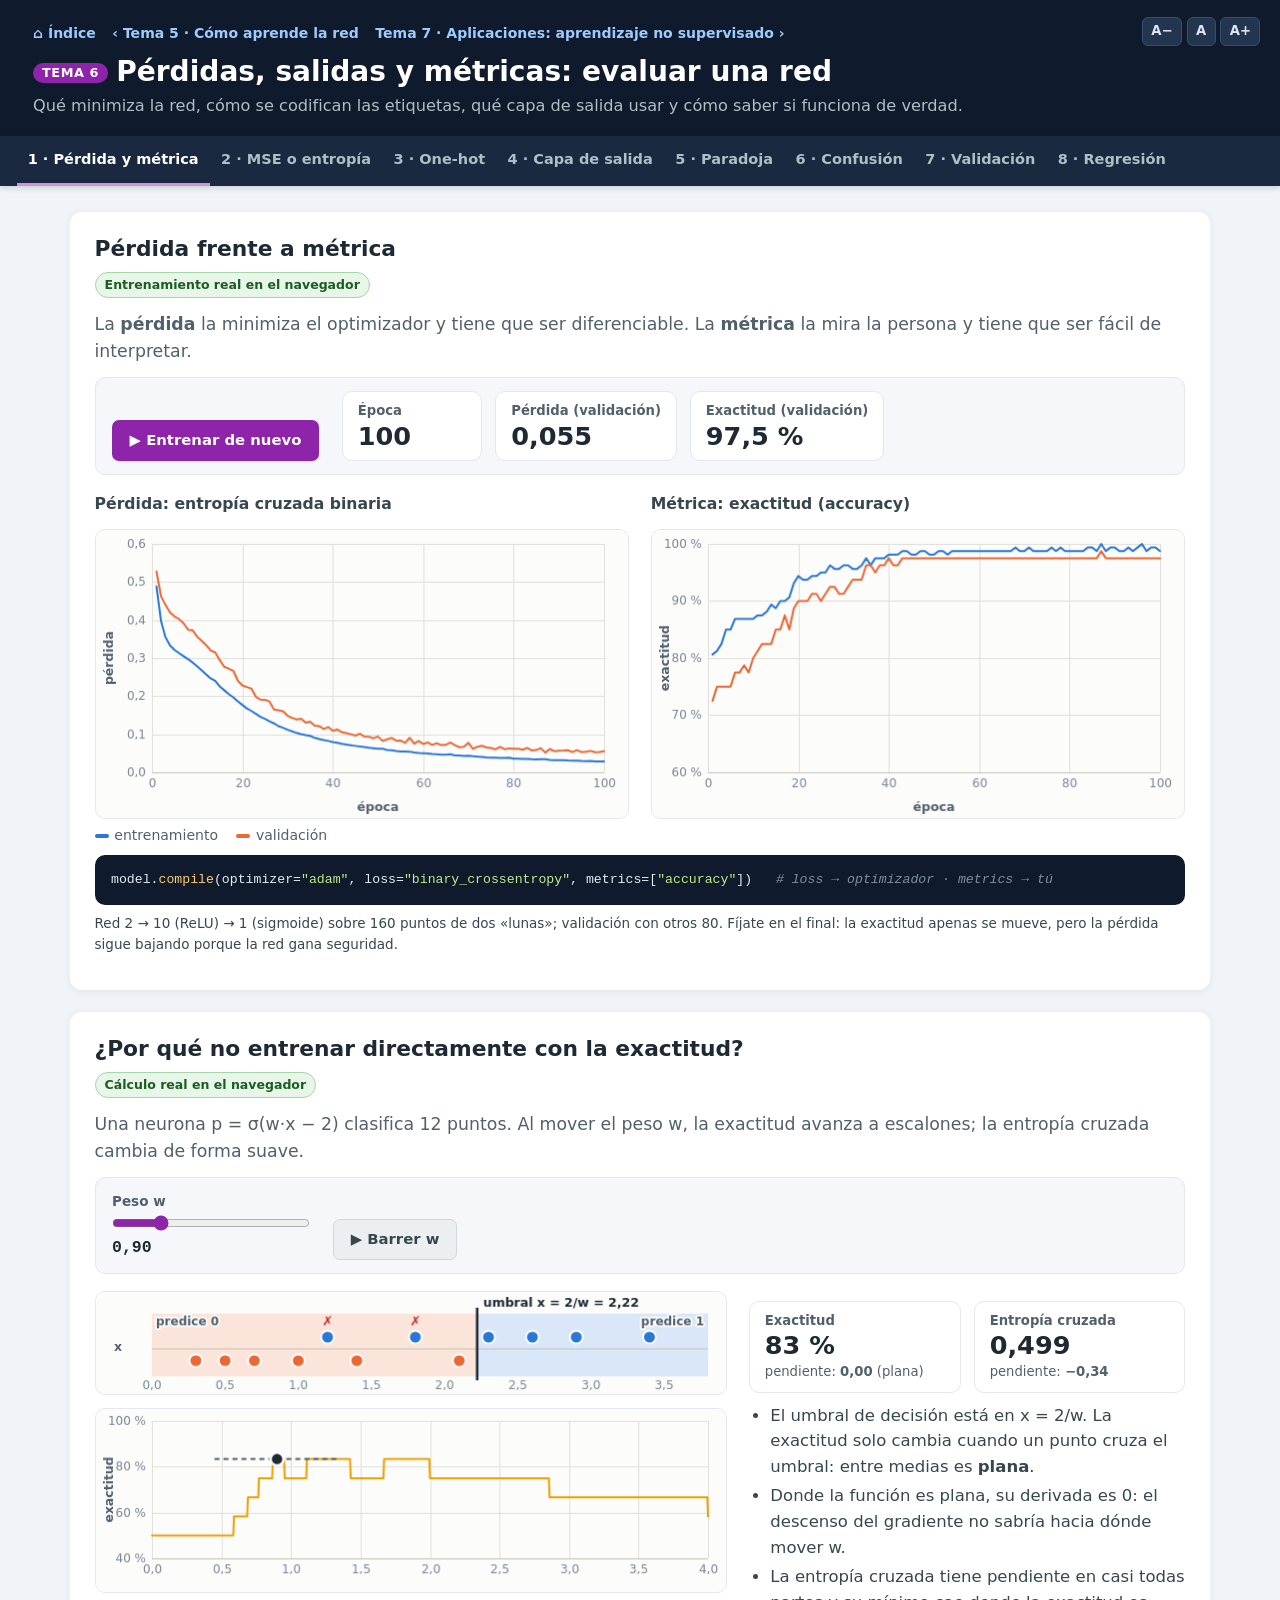
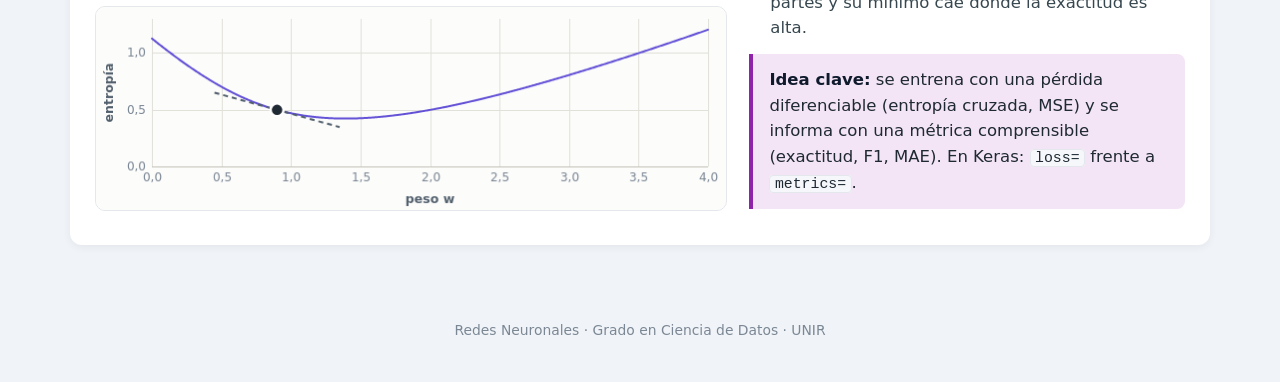
<file: 06_perdidas_metricas.html>
<!DOCTYPE html>
<html lang="es-ES">
<head>
<meta charset="UTF-8">
<meta name="viewport" content="width=device-width, initial-scale=1.0">
<title>Tema 6 · Pérdidas, salidas y métricas — Redes Neuronales</title>
<link rel="icon" href="assets/icono.svg" type="image/svg+xml">
<link rel="stylesheet" href="assets/estilo.css">
<style>
  .fila2 { display: grid; grid-template-columns: minmax(0, 1fr) minmax(0, 1fr); gap: 1.3rem; align-items: start; }
  .fila2.ancha-izq { grid-template-columns: minmax(0, 1.45fr) minmax(0, 1fr); }
  .fila2.ancha-der { grid-template-columns: minmax(0, 1fr) minmax(0, 1.25fr); }
  @media (max-width: 900px) { .fila2, .fila2.ancha-izq, .fila2.ancha-der { grid-template-columns: 1fr; } }
  .pila > * + * { margin-top: .8rem; }
  .ok-t { color: var(--ok); font-weight: 800; }
  .bad-t { color: var(--bad); font-weight: 800; }
  .kpi .t.nm, table.tabla th.nm { text-transform: none; }
  .kpi .s { font-size: .8rem; color: var(--ink2); margin-top: .1rem; }
  .kpis.compactos .kpi { min-width: 0; flex: 1 1 0; }
  .titulo-graf { font-weight: 800; font-size: .95rem; color: var(--ink); margin: 0 0 .35rem; }
  .casos { display: grid; grid-template-columns: repeat(auto-fill, minmax(136px, 1fr)); gap: .5rem; margin: .4rem 0 1rem; }
  .caso { font: inherit; text-align: left; background: #fff; border: 1px solid #CFD8DC; border-radius: 10px; padding: .55rem .7rem; cursor: pointer; color: var(--ink); }
  .caso b { display: block; font-size: .92rem; }
  .caso span { display: block; font-size: .78rem; color: var(--ink2); margin-top: .1rem; }
  .caso[aria-pressed="true"] { border-color: var(--acento); box-shadow: inset 0 0 0 2px var(--acento); background: var(--acento-l); }
  .caso:focus-visible { outline: 3px solid #90CAF9; outline-offset: 2px; }
  table.decision td:first-child { font-weight: 700; color: var(--ink2); width: 38%; }
  table.decision td code { font-size: .88em; }
  table.cm { border-collapse: separate; border-spacing: 4px; width: 100%; font-size: .9rem; }
  table.cm th { font-size: .78rem; color: var(--ink2); font-weight: 700; padding: .2rem .3rem; text-align: center; }
  table.cm th.fila { text-align: right; }
  table.cm td { text-align: center; border-radius: 8px; padding: .55rem .3rem; }
  table.cm td .n { font-size: 1.6rem; font-weight: 800; line-height: 1.1; display: block; }
  table.cm td .e { font-size: .76rem; font-weight: 700; display: block; }
  table.cm td.bien { background: var(--ok-l); color: #1B5E20; }
  table.cm td.mal { background: var(--bad-l); color: #8E1B1B; }
  .lienzo.mosaico { touch-action: none; }
  .conm { font: inherit; font-size: .86rem; font-weight: 700; color: var(--ink); background: #fff; border: 1px solid #CFD8DC; border-radius: 999px; padding: .32rem .8rem; cursor: pointer; }
  .conm[aria-pressed="true"] { background: var(--acento); border-color: var(--acento); color: #fff; }
  .conm:focus-visible { outline: 3px solid #90CAF9; outline-offset: 2px; }
  .pie.centro { text-align: center; }
  .dif-arriba { color: var(--bad); font-weight: 700; }
  #h-svg text, #s-svg text, #o-svg text, #c-svg text { pointer-events: none; }
  pre.code.peq { font-size: .8rem; }
  #f-kpis { display: grid; grid-template-columns: 1fr 1fr; }
  #f-kpis .kpi .v { font-size: 1.4rem; }
</style>
</head>
<body class="bloque-arq" data-pagina="06_perdidas_metricas.html">

<header class="header">
  <nav class="migas" aria-label="Navegación entre temas"></nav>
  <h1><span class="num-tema">TEMA 6</span>Pérdidas, salidas y métricas: evaluar una red</h1>
  <p>Qué minimiza la red, cómo se codifican las etiquetas, qué capa de salida usar y cómo saber si funciona de verdad.</p>
</header>

<div class="tabs" role="tablist" aria-label="Pestañas del tema">
  <button class="tab" role="tab" id="t-pm" aria-controls="p-pm" aria-selected="true">1 · Pérdida y métrica</button>
  <button class="tab" role="tab" id="t-ce" aria-controls="p-ce" aria-selected="false">2 · MSE o entropía</button>
  <button class="tab" role="tab" id="t-oh" aria-controls="p-oh" aria-selected="false">3 · One-hot</button>
  <button class="tab" role="tab" id="t-sal" aria-controls="p-sal" aria-selected="false">4 · Capa de salida</button>
  <button class="tab" role="tab" id="t-par" aria-controls="p-par" aria-selected="false">5 · Paradoja</button>
  <button class="tab" role="tab" id="t-cm" aria-controls="p-cm" aria-selected="false">6 · Confusión</button>
  <button class="tab" role="tab" id="t-val" aria-controls="p-val" aria-selected="false">7 · Validación</button>
  <button class="tab" role="tab" id="t-reg" aria-controls="p-reg" aria-selected="false">8 · Regresión</button>
</div>

<main class="content">

  <!-- ============================================================ 1 · PÉRDIDA Y MÉTRICA -->
  <section id="p-pm" class="panel">
    <div class="card">
      <h2>Pérdida frente a métrica</h2>
      <div class="meta"><span class="tag real">Entrenamiento real en el navegador</span></div>
      <p class="lead">La <strong>pérdida</strong> la minimiza el optimizador y tiene que ser diferenciable. La <strong>métrica</strong> la mira la persona y tiene que ser fácil de interpretar.</p>
      <div class="controles">
        <button class="btn" id="m-play">▶ Entrenar de nuevo</button>
        <div class="kpis" style="margin:0">
          <div class="kpi"><div class="t">Época</div><div class="v" id="m-ep">—</div></div>
          <div class="kpi"><div class="t">Pérdida (validación)</div><div class="v" id="m-lv">—</div></div>
          <div class="kpi"><div class="t">Exactitud (validación)</div><div class="v" id="m-av">—</div></div>
        </div>
      </div>
      <div class="fila2">
        <div><p class="titulo-graf">Pérdida: entropía cruzada binaria</p><canvas id="m-cl" class="lienzo" aria-label="Pérdida de entrenamiento y validación por época"></canvas></div>
        <div><p class="titulo-graf">Métrica: exactitud (accuracy)</p><canvas id="m-ca" class="lienzo" aria-label="Exactitud de entrenamiento y validación por época"></canvas></div>
      </div>
      <div class="leyenda"><span><i style="background:var(--s1)"></i>entrenamiento</span><span><i style="background:var(--s2)"></i>validación</span></div>
      <pre class="code peq">model.<span class="fn">compile</span>(optimizer=<span class="str">"adam"</span>, loss=<span class="str">"binary_crossentropy"</span>, metrics=[<span class="str">"accuracy"</span>])   <span class="com"># loss → optimizador · metrics → tú</span></pre>
      <p class="pie">Red 2 → 10 (ReLU) → 1 (sigmoide) sobre 160 puntos de dos «lunas»; validación con otros 80. Fíjate en el final: la exactitud apenas se mueve, pero la pérdida sigue bajando porque la red gana seguridad.</p>
    </div>
    <div class="card">
      <h2>¿Por qué no entrenar directamente con la exactitud?</h2>
      <div class="meta"><span class="tag real">Cálculo real en el navegador</span></div>
      <p class="lead">Una neurona p = σ(w·x − 2) clasifica 12 puntos. Al mover el peso w, la exactitud avanza a escalones; la entropía cruzada cambia de forma suave.</p>
      <div class="controles">
        <div class="ctl"><label for="m-w">Peso w</label><input id="m-w" type="range" min="0" max="4" step="0.01" value="0.9"><output id="m-wo">0,90</output></div>
        <button class="btn gris" id="m-wplay">▶ Barrer w</button>
      </div>
      <div class="fila2 ancha-izq">
        <div class="pila">
          <canvas id="m-tira" class="lienzo" aria-label="Los 12 puntos sobre el eje x con el umbral de decisión de la neurona"></canvas>
          <canvas id="m-gacc" class="lienzo" aria-label="Exactitud en función del peso w: una escalera"></canvas>
          <canvas id="m-gbce" class="lienzo" aria-label="Entropía cruzada en función del peso w: una curva suave"></canvas>
        </div>
        <div class="pila">
          <div class="kpis compactos">
            <div class="kpi"><div class="t">Exactitud</div><div class="v" id="m-acc">—</div><div class="s" id="m-accp"></div></div>
            <div class="kpi"><div class="t">Entropía cruzada</div><div class="v" id="m-bce">—</div><div class="s" id="m-bcep"></div></div>
          </div>
          <ul>
            <li>El umbral de decisión está en x = 2/w. La exactitud solo cambia cuando un punto cruza el umbral: entre medias es <strong>plana</strong>.</li>
            <li>Donde la función es plana, su derivada es 0: el descenso del gradiente no sabría hacia dónde mover w.</li>
            <li>La entropía cruzada tiene pendiente en casi todas partes y su mínimo cae donde la exactitud es alta.</li>
          </ul>
          <div class="clave"><strong>Idea clave:</strong> se entrena con una pérdida diferenciable (entropía cruzada, MSE) y se informa con una métrica comprensible (exactitud, F1, MAE). En Keras: <code>loss=</code> frente a <code>metrics=</code>.</div>
        </div>
      </div>
    </div>
  </section>

  <!-- ============================================================ 2 · MSE O ENTROPÍA -->
  <section id="p-ce" class="panel">
    <div class="card">
      <h2>MSE frente a entropía cruzada en clasificación</h2>
      <div class="meta"><span class="tag real">Cálculo real en el navegador</span></div>
      <p class="lead">Un ejemplo de la clase 1 y una neurona sigmoide que le da probabilidad p. ¿Cuánto se castiga el error y con cuánta fuerza se corrige?</p>
      <div class="controles">
        <div class="ctl"><label for="c-p">Probabilidad p de la clase correcta</label><input id="c-p" type="range" min="0.01" max="0.99" step="0.01" value="0.05"><output id="c-po">0,05</output></div>
        <div class="kpis" style="margin:0">
          <div class="kpi"><div class="t nm">Logit z</div><div class="v" id="c-z">—</div></div>
          <div class="kpi"><div class="t nm">MSE = (1 − p)²</div><div class="v" id="c-mse">—</div></div>
          <div class="kpi"><div class="t nm">Entropía = −ln p</div><div class="v" id="c-bce">—</div></div>
        </div>
      </div>
      <div class="fila2">
        <div><p class="titulo-graf">Castigo: la pérdida</p><canvas id="c-cl" class="lienzo" aria-label="Pérdida MSE y entropía cruzada en función de p"></canvas></div>
        <div><p class="titulo-graf">Corrección: |∂L/∂z|, lo que llega a los pesos</p><canvas id="c-cg" class="lienzo" aria-label="Magnitud del gradiente respecto al logit para MSE y entropía cruzada en función de p"></canvas></div>
      </div>
      <div class="leyenda"><span><i style="background:var(--s1)"></i>MSE</span><span><i style="background:var(--s2)"></i>entropía cruzada binaria</span></div>
      <div class="fila2 ancha-der" style="margin-top:.6rem">
        <div class="pila">
          <div class="formula" style="white-space:normal;font-size:1.08rem">Entropía cruzada: ∂L/∂z = p − 1<span class="com">grande si p ≈ 0</span><br>MSE: ∂L/∂z = −2·p·(1 − p)²<span class="com">≈ 0 si p ≈ 0</span></div>
          <p id="c-txt"></p>
          <div class="controles" style="margin-top:0"><button class="btn" id="c-play">▶ Corregir un error seguro</button><button class="btn gris" id="c-reset">Reiniciar</button></div>
        </div>
        <div><p class="titulo-graf">Descenso del gradiente desde p ≈ 0,007 (η = 1)</p><canvas id="c-cr" class="lienzo" aria-label="Probabilidad de la clase correcta paso a paso con MSE y con entropía cruzada"></canvas></div>
      </div>
      <div class="clave"><strong>Idea clave:</strong> en clasificación con sigmoide o softmax, usa entropía cruzada. Castiga muy fuerte estar seguro y equivocado, y mantiene un gradiente grande justo cuando más falta hace. El MSE queda para la regresión.</div>
    </div>
  </section>

  <!-- ============================================================ 3 · ONE-HOT -->
  <section id="p-oh" class="panel">
    <div class="card">
      <h2>Codificar etiquetas: one-hot</h2>
      <div class="meta"><span class="tag real">Cálculo real en el navegador</span></div>
      <p class="lead">Para 10 dígitos, la etiqueta «5» se convierte en un vector de 10 posiciones con un 1 en la posición 5 (se cuenta desde 0) y 0 en el resto. La red responde con 10 probabilidades softmax.</p>
      <div class="controles">
        <div class="ctl"><span class="etq">Dígito</span><div class="seg" id="o-dig"></div></div>
        <div class="ctl"><span class="etq">Respuesta de la red (ejemplo)</span><div class="seg" id="o-esc"><button type="button" data-v="ok" aria-pressed="true">Segura y acierta</button><button type="button" data-v="duda" aria-pressed="false">Duda</button><button type="button" data-v="mal" aria-pressed="false">Segura y falla</button></div></div>
        <button class="btn" id="o-play">▶ Recorrer dígitos</button>
      </div>
      <div class="escena"><svg id="o-svg" aria-label="Imagen de 28 por 28 píxeles del dígito, su vector one-hot, la salida softmax de la red y la entropía cruzada"></svg></div>
      <div class="fila2" style="margin-top:1rem">
        <pre class="code peq" id="o-code1"></pre>
        <pre class="code peq" id="o-code2"></pre>
      </div>
      <ul>
        <li>One-hot evita inventar un orden falso: el «9» no está «más lejos» del «0» que el «1».</li>
        <li>Como el objetivo vale 0 en todas las clases menos una, la entropía cruzada categórica se queda en <strong>−ln p(clase correcta)</strong>.</li>
        <li>Mismo cálculo con etiquetas enteras: <code>sparse_categorical_crossentropy</code> recibe el 5 directamente.</li>
      </ul>
      <div class="clave"><strong>Idea clave:</strong> 10 clases excluyentes → 10 neuronas softmax + entropía cruzada categórica, con etiquetas one-hot (<code>to_categorical</code>) o enteras (<em>sparse</em>).</div>
    </div>
  </section>

  <!-- ============================================================ 4 · CAPA DE SALIDA -->
  <section id="p-sal" class="panel">
    <div class="card">
      <h2>Salida y pérdida según el problema</h2>
      <div class="meta"><span class="tag real">Cálculo real en el navegador</span></div>
      <p class="lead">Elige un caso: el tipo de problema decide las neuronas de salida, su activación, la pérdida y la métrica.</p>
      <div class="casos" id="s-casos"></div>
      <div class="fila2">
        <div class="pila">
          <div class="escena"><svg id="s-svg" aria-label="Dibujo de la red del caso elegido y ejemplo de su salida"></svg></div>
          <p class="pie" id="s-param"></p>
        </div>
        <div class="pila">
          <table class="tabla decision" id="s-tabla"></table>
          <pre class="code peq" id="s-code"></pre>
        </div>
      </div>
      <div class="clave"><strong>Idea clave:</strong> binaria → 1 neurona sigmoide + entropía cruzada binaria; multiclase → K neuronas softmax + entropía cruzada categórica; multietiqueta → K sigmoides independientes + entropía cruzada binaria; regresión → salida lineal + MSE (y MAE como métrica).</div>
    </div>
  </section>

  <!-- ============================================================ 5 · PARADOJA DE LA EXACTITUD -->
  <section id="p-par" class="panel">
    <div class="card">
      <h2>La paradoja de la exactitud: fraude al 2 %</h2>
      <div class="meta"><span class="tag illus">Datos simulados</span><span class="tag real">Entrenamiento y métricas reales en el navegador</span></div>
      <p class="lead">1.000 transacciones, 20 fraudulentas. Un modelo que dice siempre «no fraude» acierta el 98 %… y no detecta ni un solo fraude.</p>
      <div class="controles">
        <div class="ctl"><span class="etq">Modelo</span><div class="seg" id="f-mod"><button type="button" data-v="nunca" aria-pressed="false">Siempre «no fraude»</button><button type="button" data-v="red" aria-pressed="true">Neurona sigmoide</button><button type="button" data-v="pesos" aria-pressed="false">… con pesos de clase</button></div></div>
        <div class="ctl"><label for="f-u">Umbral de decisión</label><input id="f-u" type="range" min="0.02" max="0.98" step="0.01" value="0.5"><output id="f-uo">0,50</output></div>
        <button class="conm" id="f-orden" aria-pressed="false">Ordenar por puntuación</button>
      </div>
      <div class="fila2 ancha-izq">
        <div>
          <canvas id="f-mos" class="lienzo mosaico" aria-label="Mosaico de 1.000 transacciones coloreadas por su clase real y rodeadas si el modelo las marca como fraude"></canvas>
          <div class="leyenda">
            <span><i class="punto" style="background:var(--s1)"></i>fraude real</span>
            <span><i class="punto" style="background:#F7C9B5"></i>legítima</span>
            <span><i class="punto" style="background:#fff;box-shadow:inset 0 0 0 2.5px #1F2933"></i>aro = el modelo la marca como fraude</span>
          </div>
        </div>
        <div class="pila">
          <table class="cm" id="f-cm"></table>
          <div class="kpis compactos" id="f-kpis"></div>
        </div>
      </div>
      <div class="fila2" style="margin-top:.8rem">
        <div><p class="titulo-graf">Curva precisión-recall de la clase fraude</p><canvas id="f-pr" class="lienzo" aria-label="Curva precisión-recall con el punto del umbral actual"></canvas></div>
        <div class="pila">
          <ul>
            <li><strong>Precisión</strong>: de lo que marco como fraude, ¿cuánto lo es? <strong>Recall</strong>: de los fraudes reales, ¿cuántos detecto? <strong>F1</strong> combina ambas.</li>
            <li>Bajar el umbral detecta más fraudes (sube el recall) a costa de más falsas alarmas (baja la precisión). La curva recorre ese compromiso.</li>
            <li><strong>Pesos de clase</strong> (<code>class_weight={0: 1, 1: 49}</code>, porque 980/20 = 49): cada fraude pesa en la pérdida como 49 legítimas. La red deja de ignorarlos y, con umbral 0,5, marca muchos más.</li>
          </ul>
          <p class="pie">Cada transacción tiene 2 rasgos simulados. La neurona (regresión logística) se entrena de verdad al cargar la página, con y sin pesos de clase, con entropía cruzada binaria.</p>
        </div>
      </div>
      <div class="clave"><strong>Idea clave:</strong> con clases desbalanceadas, la exactitud engaña. Usa entropía cruzada binaria (con pesos de clase si hace falta) para entrenar y mide con precisión, recall, F1 o la curva PR de la clase minoritaria.</div>
    </div>
  </section>

  <!-- ============================================================ 6 · MATRIZ DE CONFUSIÓN -->
  <section id="p-cm" class="panel">
    <div class="card">
      <h2>Matriz de confusión multiclase</h2>
      <div class="meta" id="h-meta"><span class="tag illus">Recuentos ilustrativos</span><span class="tag real">Métricas calculadas en el navegador</span></div>
      <p class="lead">Filas: clase real. Columnas: clase predicha. La diagonal son los aciertos; cada celda fuera de ella es un tipo concreto de error.</p>
      <div class="controles">
        <div class="ctl"><span class="etq">Ejemplo</span><div class="seg" id="h-ej"><button type="button" data-v="resenas" aria-pressed="true">Reseñas: 3 opiniones</button><button type="button" data-v="animales" aria-pressed="false">Imágenes: gato, perro, pájaro</button></div></div>
        <div class="ctl"><span class="etq">Mostrar</span><div class="seg" id="h-modo"><button type="button" data-v="n" aria-pressed="true">Recuentos</button><button type="button" data-v="pct" aria-pressed="false">% de cada fila</button></div></div>
      </div>
      <div class="fila2 ancha-izq">
        <div class="escena"><svg id="h-svg" aria-label="Mapa de calor de la matriz de confusión con precisión y recall por clase"></svg></div>
        <div class="pila">
          <div class="formula" id="h-sel" style="white-space:normal;font-family:inherit;font-size:1rem"></div>
          <table class="tabla" id="h-tabla"></table>
          <div class="kpis compactos" id="h-kpis"></div>
        </div>
      </div>
      <p class="pie" id="h-nota"></p>
      <ul>
        <li><strong>Recall</strong> de una clase: lee su <em>fila</em> (de las que eran de esa clase, ¿cuántas acerté?).</li>
        <li><strong>Precisión</strong> de una clase: lee su <em>columna</em> (de las que predije de esa clase, ¿cuántas lo eran?).</li>
        <li>Pulsa una celda para leer el error en palabras.</li>
      </ul>
      <div class="clave"><strong>Idea clave:</strong> la exactitud resume todo en un número; la matriz de confusión dice <em>qué</em> se confunde con <em>qué</em>. Es lo que hay que mirar para decidir cómo mejorar la red.</div>
    </div>
  </section>

  <!-- ============================================================ 7 · VALIDACIÓN Y PARADA TEMPRANA -->
  <section id="p-val" class="panel">
    <div class="card">
      <h2>Entrenamiento, validación y prueba</h2>
      <div class="meta"><span class="tag illus">Animación ilustrativa</span></div>
      <p class="lead">Los datos (aquí, unos 54.000 diamantes) se barajan y se reparten 70 / 20 / 10. Cada conjunto tiene un papel distinto y no se mezclan.</p>
      <div class="controles"><button class="btn" id="v-split">▶ Barajar y repartir</button></div>
      <div class="escena"><svg id="v-svg" aria-label="Cien puntos que representan los datos se barajan y se reparten en entrenamiento, validación y prueba"></svg></div>
    </div>
    <div class="card">
      <h2>Curvas de aprendizaje y parada temprana</h2>
      <div class="meta"><span class="tag real">Entrenamiento real en el navegador</span></div>
      <p class="lead">Una red grande (1 → 48 → 48 → 1) con solo 14 puntos ruidosos: el error de entrenamiento no deja de bajar, pero el de validación toca fondo y vuelve a subir.</p>
      <div class="controles">
        <div class="ctl"><label for="v-pac">Paciencia (épocas)</label><input id="v-pac" type="range" min="1" max="80" step="1" value="20"><output id="v-paco">20</output></div>
        <label class="inline"><input type="checkbox" id="v-rest" checked> Restaurar los mejores pesos</label>
        <button class="btn" id="v-play">▶ Entrenar con parada temprana</button>
      </div>
      <div class="kpis">
        <div class="kpi"><div class="t">Mejor época</div><div class="v" id="v-best">—</div></div>
        <div class="kpi"><div class="t">Se para en la época</div><div class="v" id="v-stop">—</div></div>
        <div class="kpi"><div class="t">MAE de validación de la red final</div><div class="v" id="v-mae">—</div></div>
        <div class="kpi"><div class="t">Sin parada (400 épocas)</div><div class="v" id="v-mae400">—</div></div>
      </div>
      <div class="fila2">
        <div><p class="titulo-graf">Error absoluto medio (MAE) por época</p><canvas id="v-curvas" class="lienzo" aria-label="MAE de entrenamiento y validación por época con la mejor época y el punto de parada"></canvas>
          <div class="leyenda"><span><i style="background:var(--s1)"></i>entrenamiento</span><span><i style="background:var(--s2)"></i>validación</span><span><i style="background:#1F2933"></i>mejor época</span><span><i style="background:#C3C2B7"></i>épocas que se ahorra</span></div></div>
        <div><p class="titulo-graf" id="v-tajuste">La red que te quedas</p><canvas id="v-ajuste" class="lienzo" aria-label="Datos de entrenamiento y validación con la curva aprendida por la red"></canvas>
          <div class="leyenda"><span><i class="punto" style="background:var(--s1)"></i>entrenamiento (14)</span><span><i class="punto" style="background:var(--s2)"></i>validación (60)</span><span><i style="background:var(--s3)"></i>red</span><span><i style="background:#9AA5B1"></i>función real</span></div></div>
      </div>
      <pre class="code peq">EarlyStopping(monitor=<span class="str">"val_mae"</span>, patience=<span class="num" id="v-codep">20</span>, restore_best_weights=<span class="kw" id="v-coder">True</span>)</pre>
      <div class="clave"><strong>Idea clave:</strong> la validación vigila el sobreajuste mientras se entrena. La parada temprana corta cuando la validación lleva «paciencia» épocas sin mejorar y, con <code>restore_best_weights=True</code>, se queda con los pesos de la mejor época.</div>
    </div>
    <div class="card">
      <h2>Ejemplo: precio de vivienda</h2>
      <div class="meta"><span class="tag illus">Curvas orientativas</span></div>
      <p class="lead">Dense(32) → Dense(16) → Dense(1) con 40 épocas: mae_train ≈ 2,5 y mae_val ≈ 4,8 al final; la mejor mae_val (≈ 3,6) llega en la época 15.</p>
      <canvas id="v-viv" class="lienzo" aria-label="Curvas orientativas de MAE de entrenamiento y validación con los tres valores de referencia marcados"></canvas>
      <div class="leyenda"><span><i style="background:var(--s1)"></i>mae_train</span><span><i style="background:var(--s2)"></i>mae_val</span><span><i class="punto" style="background:#1F2933"></i>valores de referencia</span></div>
      <p class="pie">Los tres puntos marcados son los valores de referencia; la forma de las curvas es orientativa.</p>
      <div class="clave"><strong>Idea clave:</strong> el entrenamiento mejora y la validación empeora desde la época 15 → sobreajuste. Con parada temprana y paciencia pequeña (2-3 épocas) se pararía hacia la 17-18 y se recuperarían los pesos de la 15.</div>
    </div>
  </section>

  <!-- ============================================================ 8 · MÉTRICAS DE REGRESIÓN -->
  <section id="p-reg" class="panel">
    <div class="card">
      <h2>Métricas de regresión: MAE, MSE, RMSE y R²</h2>
      <div class="meta"><span class="tag illus">Datos simulados</span><span class="tag real">Métricas calculadas en el navegador</span></div>
      <p class="lead">40 viviendas: precio real frente a precio predicho. Arrastra la vivienda marcada para convertirla en un error atípico y mira cómo reacciona cada métrica.</p>
      <div class="controles">
        <div class="ctl"><label for="g-ruido">Error típico del modelo (miles de €)</label><input id="g-ruido" type="range" min="5" max="80" step="1" value="25"><output id="g-ruidoo">25</output></div>
        <button class="btn gris" id="g-quita">Quitar el atípico</button>
        <button class="btn gris" id="g-pon">Atípico de +200</button>
      </div>
      <div class="kpis compactos" id="g-kpis"></div>
      <div class="fila2">
        <div><p class="titulo-graf">Predicho frente a real (miles de €)</p><canvas id="g-disp" class="lienzo mosaico" aria-label="Dispersión de precio predicho frente a real con la diagonal de predicción perfecta, los residuos y un punto arrastrable"></canvas>
          <div class="leyenda"><span><i class="punto" style="background:var(--s1)"></i>vivienda</span><span><i class="punto" style="background:#fff;box-shadow:inset 0 0 0 2.5px #1F2933"></i>atípico (arrastrable)</span><span><i style="background:#52606D"></i>predicción perfecta</span><span><i style="background:#9AA5B1"></i>residuo</span></div></div>
        <div><p class="titulo-graf">Cuánto crece cada métrica por un solo atípico</p><canvas id="g-ind" class="lienzo" aria-label="Valor de MAE, RMSE y MSE relativo al caso sin atípico en función del error del punto atípico"></canvas>
          <div class="leyenda"><span><i style="background:var(--s1)"></i>MAE</span><span><i style="background:var(--s2)"></i>MSE</span><span><i style="background:var(--s3)"></i>RMSE</span></div></div>
      </div>
      <div class="formula" style="white-space:normal">MAE = media |y − ŷ| <span class="com">mismas unidades (miles de €)</span> · MSE = media (y − ŷ)² <span class="com">unidades al cuadrado</span> · RMSE = √MSE<br>R² = 1 − Σ(y − ŷ)² / Σ(y − ȳ)²<span class="com">fracción de la variación explicada</span></div>
      <ul>
        <li>El MSE eleva los errores al cuadrado: un error de 200 pesa como 64 errores de 25. Por eso un solo atípico lo dispara.</li>
        <li>El <strong>R²</strong> compara con predecir siempre la media: 1 es perfecto, 0 no mejora a la media.</li>
        <li>En el ejemplo de la vivienda: <code>loss="mse"</code> para entrenar y <code>metrics=["mae"]</code> para leer el error en miles de euros.</li>
      </ul>
      <div class="clave"><strong>Idea clave:</strong> MAE se lee directamente («me equivoco unos 20.000 € de media») y es robusto a atípicos; MSE/RMSE castigan mucho los errores grandes; R² dice qué parte de la variación explica el modelo.</div>
    </div>
  </section>

</main>
<footer class="footer">Redes Neuronales · Grado en Ciencia de Datos · UNIR</footer>

<script src="assets/comun.js"></script>
<script src="assets/mlp.js"></script>
<script>
(function () {
  "use strict";
  const C = RN.color, S = RN.svg;
  const $ = (id) => document.getElementById(id);
  const F = (x, d) => { if (d === undefined) d = 2; const r = Math.round(x * Math.pow(10, d)); return RN.fmt(r === 0 ? 0 : x, d); };
  const pct = (x, d) => (Number.isFinite(x) ? F(x * 100, d === undefined ? 1 : d) + " %" : "—");
  const sig = (z) => 1 / (1 + Math.exp(-z));
  const fmtPct = (v) => RN.fmt(v * 100, 0) + " %";

  function seg(cont, alElegir) {
    const bs = Array.from(cont.querySelectorAll("button"));
    bs.forEach((b) => b.addEventListener("click", () => {
      bs.forEach((x) => x.setAttribute("aria-pressed", x === b ? "true" : "false"));
      alElegir(b.dataset.v, b);
    }));
    return {
      valor: () => (bs.find((b) => b.getAttribute("aria-pressed") === "true") || bs[0]).dataset.v,
      poner: (v) => bs.forEach((x) => x.setAttribute("aria-pressed", x.dataset.v === v ? "true" : "false"))
    };
  }
  function rango(id, dec, alCambiar) {
    const r = $(id), o = $(id + "o");
    const leer = () => { o.textContent = F(+r.value, dec); };
    r.addEventListener("input", () => { leer(); alCambiar(+r.value); });
    leer();
    return { get v() { return +r.value; }, poner(v) { r.value = v; leer(); } };
  }
  function punto(ctx, x, y, r, color, aro) {
    ctx.beginPath(); ctx.arc(x, y, r, 0, 2 * Math.PI); ctx.fillStyle = color; ctx.fill();
    ctx.lineWidth = aro || 2; ctx.strokeStyle = "#fff"; ctx.stroke();
  }
  function rotulo(ctx, t, x, y, op) {
    op = op || {};
    ctx.font = (op.peso || "700") + " " + (op.tam || 12.5) + "px system-ui, sans-serif";
    ctx.textAlign = op.al || "left"; ctx.textBaseline = op.base || "middle";
    ctx.lineWidth = 4; ctx.lineJoin = "round"; ctx.strokeStyle = "rgba(252,252,251,.92)"; ctx.strokeText(t, x, y);
    ctx.fillStyle = op.color || C.ink; ctx.fillText(t, x, y);
  }
  function vline(ctx, g, x, color, ancho, guion) {
    ctx.save(); ctx.strokeStyle = color; ctx.lineWidth = ancho || 1.5; ctx.setLineDash(guion || []);
    ctx.beginPath(); ctx.moveTo(g.sx(x), g.m.t); ctx.lineTo(g.sx(x), g.h - g.m.b); ctx.stroke(); ctx.restore();
  }

  // =================================================================== 1 · PÉRDIDA Y MÉTRICA
  (function perdidaMetrica() {
    const tr = RNmlp.datos.clasif("lunas", 160, 0.1, 4), va = RNmlp.datos.clasif("lunas", 80, 0.1, 54);
    const EP = 100;
    let m, H, ep;
    function nuevo() { m = new RNmlp.MLP({ capas: [2, 10, 1], activacion: "relu", salida: "sigmoid", semilla: 4 }); H = { lt: [], lv: [], at: [], av: [] }; ep = 0; }
    function epoca() {
      m.entrenarEpoca(tr.X, tr.Y, { lote: 16, lr: 0.02, opt: "adam" });
      ep++;
      const a = m.evaluar(tr.X, tr.Y), b = m.evaluar(va.X, va.Y);
      H.lt.push([ep, a.perdida]); H.lv.push([ep, b.perdida]); H.at.push([ep, a.precision]); H.av.push([ep, b.precision]);
    }
    const gL = RN.grafica($("m-cl"), { alto: 290, x: { min: 0, max: EP, titulo: "época" }, y: { min: 0, max: 0.6, titulo: "pérdida" } });
    const gA = RN.grafica($("m-ca"), { alto: 290, x: { min: 0, max: EP, titulo: "época" }, y: { min: 0.6, max: 1, titulo: "exactitud", fmt: fmtPct, fmtTip: (v) => RN.fmt(v * 100, 1) + " %" } });
    function pinta() {
      gL.dibujar([{ nombre: "entrenamiento", color: C.s1, puntos: H.lt }, { nombre: "validación", color: C.s2, puntos: H.lv }]);
      gA.dibujar([{ nombre: "entrenamiento", color: C.s1, puntos: H.at }, { nombre: "validación", color: C.s2, puntos: H.av }]);
      $("m-ep").textContent = ep;
      $("m-lv").textContent = H.lv.length ? F(H.lv[H.lv.length - 1][1], 3) : "—";
      $("m-av").textContent = H.av.length ? pct(H.av[H.av.length - 1][1], 1) : "—";
    }
    nuevo(); for (let k = 0; k < EP; k++) epoca(); pinta();
    let acc = 0;
    const anim = RN.anima(function (dt) {
      acc += dt; if (acc < 0.045) return; acc = 0;
      epoca(); pinta();
      if (ep >= EP) return false;
    }, $("m-cl"));
    RN.botonPlay($("m-play"), anim, ["▶ Entrenar de nuevo", "⏸ Pausa"]);
    $("m-play").addEventListener("click", () => {
      if (anim.activo && ep >= EP) { nuevo(); pinta(); }
      if (anim.activo && RN.reducirMovimiento) { anim.parar(); while (ep < EP) epoca(); pinta(); }
    });

    // ---- escalera frente a curva suave
    const XS = [0.3, 0.5, 0.7, 1.0, 1.4, 2.1, 1.2, 1.8, 2.3, 2.6, 2.9, 3.4], YS = [0, 0, 0, 0, 0, 0, 1, 1, 1, 1, 1, 1], B = -2;
    const exac = (w) => XS.reduce((s, x, k) => s + ((sig(w * x + B) >= 0.5 ? 1 : 0) === YS[k] ? 1 : 0), 0) / XS.length;
    const bce = (w) => XS.reduce((s, x, k) => { const p = sig(w * x + B); return s - (YS[k] ? Math.log(p) : Math.log(1 - p)); }, 0) / XS.length;
    let w = 0.9;
    const curvaA = [], curvaB = [];
    for (let k = 0; k <= 800; k++) { const v = k / 200; curvaA.push([v, exac(v)]); curvaB.push([v, bce(v)]); }
    const tira = $("m-tira");
    function pintaTira() {
      const L = RN.lienzo(tira, 104), c = L.ctx, x0 = 56, x1 = L.w - 18, X = (v) => x0 + v / 3.8 * (x1 - x0), yb = 58;
      c.fillStyle = C.surface; c.fillRect(0, 0, L.w, L.h);
      const u = w > 0 ? -B / w : Infinity;
      const uX = Math.min(x1, X(Math.min(u, 3.8)));
      c.fillStyle = RN.mezcla("#ffffff", C.clase0, 0.18); c.fillRect(x0, 22, uX - x0, 64);
      if (uX < x1) { c.fillStyle = RN.mezcla("#ffffff", C.clase1, 0.18); c.fillRect(uX, 22, x1 - uX, 64); }
      c.strokeStyle = C.axis; c.lineWidth = 1; c.beginPath(); c.moveTo(x0, yb); c.lineTo(x1, yb); c.stroke();
      c.font = "12px system-ui, sans-serif"; c.fillStyle = C.muted; c.textAlign = "center"; c.textBaseline = "top";
      for (let v = 0; v <= 3.5; v += 0.5) c.fillText(F(v, 1), X(v), 90);
      c.textAlign = "left"; c.fillStyle = C.ink2; c.font = "700 12.5px system-ui, sans-serif"; c.fillText("x", 18, 50);
      XS.forEach((x, k) => {
        const pred = sig(w * x + B) >= 0.5 ? 1 : 0, ok = pred === YS[k];
        const y = yb + (YS[k] ? -12 : 12);
        punto(c, X(x), y, 6.5, YS[k] ? C.clase1 : C.clase0, 2);
        if (!ok) { c.fillStyle = C.bad; c.font = "800 13px system-ui, sans-serif"; c.textAlign = "center"; c.textBaseline = "middle"; c.fillText("✗", X(x), YS[k] ? y - 15 : y + 15); }
      });
      if (uX < x1) {
        c.strokeStyle = C.ink; c.lineWidth = 2.5; c.beginPath(); c.moveTo(uX, 16); c.lineTo(uX, 90); c.stroke();
        rotulo(c, "umbral x = 2/w = " + F(u, 2), uX + 6, 12, { tam: 12.5, al: uX > x1 - 190 ? "right" : "left" });
      } else rotulo(c, "umbral fuera del gráfico: todo se predice 0", x0 + 4, 12, { tam: 12.5 });
      if (uX > x0 + 70) rotulo(c, "predice 0", x0 + 4, 31, { tam: 12, color: C.ink2, peso: "600" });
      if (uX < x1 - 70) rotulo(c, "predice 1", x1 - 4, 31, { tam: 12, color: C.ink2, peso: "600", al: "right" });
    }
    function tangente(ctx, g, f, v, color) {
      const h = 0.01, d = (f(Math.min(4, v + h)) - f(Math.max(0, v - h))) / (Math.min(4, v + h) - Math.max(0, v - h));
      const y0 = f(v), a = Math.max(0, v - 0.45), b = Math.min(4, v + 0.45);
      ctx.save(); ctx.beginPath(); ctx.rect(g.m.l, g.m.t, g.w - g.m.l - g.m.r, g.h - g.m.t - g.m.b); ctx.clip();
      ctx.strokeStyle = color; ctx.lineWidth = 2; ctx.setLineDash([5, 4]);
      ctx.beginPath(); ctx.moveTo(g.sx(a), g.sy(y0 + d * (a - v))); ctx.lineTo(g.sx(b), g.sy(y0 + d * (b - v))); ctx.stroke(); ctx.restore();
      punto(ctx, g.sx(v), g.sy(y0), 6.5, C.ink, 2.5);
      return d;
    }
    let pendA = 0, pendB = 0;
    const gAcc = RN.grafica($("m-gacc"), { alto: 185, margen: { l: 56, r: 18, t: 12, b: 34 }, x: { min: 0, max: 4, titulo: "" }, y: { min: 0.4, max: 1, titulo: "exactitud", fmt: fmtPct, fmtTip: fmtPct },
      extras: (ctx, g) => { pendA = tangente(ctx, g, exac, w, C.ink2); } });
    const gBce = RN.grafica($("m-gbce"), { alto: 205, margen: { l: 56, r: 18, t: 12, b: 44 }, x: { min: 0, max: 4, titulo: "peso w" }, y: { min: 0, max: 1.3, titulo: "entropía" },
      extras: (ctx, g) => { pendB = tangente(ctx, g, bce, w, C.ink2); } });
    function pintaW() {
      pintaTira();
      gAcc.dibujar([{ nombre: "exactitud", color: C.s4, puntos: curvaA }]);
      gBce.dibujar([{ nombre: "entropía cruzada", color: C.s7, puntos: curvaB }]);
      $("m-acc").textContent = pct(exac(w), 0);
      $("m-accp").innerHTML = "pendiente: <b>" + F(Math.abs(pendA) < 1e-9 ? 0 : pendA, 2) + "</b>" + (Math.abs(pendA) < 1e-9 ? " (plana)" : " (salto)");
      $("m-bce").textContent = F(bce(w), 3);
      $("m-bcep").innerHTML = "pendiente: <b>" + F(pendB, 2) + "</b>";
    }
    const cw = rango("m-w", 2, (v) => { w = v; animW.parar(); pintaW(); });
    let dir = 1;
    const animW = RN.anima(function (dt) {
      w += dir * dt * 0.6; if (w > 4) { w = 4; dir = -1; } if (w < 0) { w = 0; dir = 1; }
      cw.poner(w); pintaW();
    }, tira);
    RN.botonPlay($("m-wplay"), animW, ["▶ Barrer w", "⏸ Pausa"]);
    RN.alCambiarTam(tira, pintaW);
  })();

  // =================================================================== 2 · MSE O ENTROPÍA
  (function mseEntropia() {
    let p = 0.05;
    const malla = []; for (let k = 1; k <= 499; k++) malla.push(k / 500);
    const L_mse = (q) => (1 - q) * (1 - q), L_ce = (q) => -Math.log(q);
    const G_mse = (q) => 2 * q * (1 - q) * (1 - q), G_ce = (q) => 1 - q;
    function marcadores(f1, f2) {
      return function (ctx, g) {
        vline(ctx, g, p, "rgba(31,41,51,.35)", 1);
        [[f1, C.s1], [f2, C.s2]].forEach((q) => { const v = q[0](p); if (v <= g.op.y.max) punto(ctx, g.sx(p), g.sy(v), 6.5, q[1], 2.5); });
      };
    }
    const op1 = { alto: 290, x: { min: 0, max: 1, titulo: "p (probabilidad de la clase correcta)" }, y: { min: 0, max: 4.5, titulo: "pérdida" }, extras: marcadores(L_mse, L_ce) };
    const op2 = { alto: 290, x: { min: 0, max: 1, titulo: "p (probabilidad de la clase correcta)" }, y: { min: 0, max: 1.05, titulo: "|∂L/∂z|" }, extras: marcadores(G_mse, G_ce) };
    const g1 = RN.grafica($("c-cl"), op1), g2 = RN.grafica($("c-cg"), op2);
    function pinta() {
      g1.dibujar([{ nombre: "MSE", color: C.s1, puntos: malla.map((q) => [q, L_mse(q)]) }, { nombre: "entropía cruzada", color: C.s2, puntos: malla.map((q) => [q, L_ce(q)]) }]);
      g2.dibujar([{ nombre: "MSE", color: C.s1, puntos: malla.map((q) => [q, G_mse(q)]) }, { nombre: "entropía cruzada", color: C.s2, puntos: malla.map((q) => [q, G_ce(q)]) }]);
      $("c-z").textContent = F(Math.log(p / (1 - p)), 2);
      $("c-mse").textContent = F(L_mse(p), 3);
      $("c-bce").textContent = F(L_ce(p), 3);
      const r = G_ce(p) / G_mse(p);
      $("c-txt").innerHTML = "Con p = " + F(p) + ", la entropía cruzada empuja con |∂L/∂z| = <b>" + F(G_ce(p), 3) + "</b> y el MSE con <b>" + F(G_mse(p), 3) + "</b>" +
        (r > 1.5 ? ": la corrección con entropía es <b>" + (r >= 10 ? RN.fmtN(r) : F(r, 1)) + " veces</b> mayor." : ".") +
        (p < 0.15 ? " La red está <b>segura y equivocada</b>: justo cuando más falta hace, el MSE apenas corrige." : "");
    }
    rango("c-p", 2, (v) => { p = v; pinta(); });
    pinta();
    // ---- carrera de descenso del gradiente
    const Z0 = -5, ETA = 1, PASOS = 40;
    const tray = { mse: [[0, sig(Z0)]], ce: [[0, sig(Z0)]] };
    let zM = Z0, zC = Z0, paso = 0;
    const opR = { alto: 260, x: { min: 0, max: PASOS, titulo: "paso del descenso del gradiente" }, y: { min: 0, max: 1, titulo: "p" },
      extras: (ctx, g) => {
        [[tray.mse, C.s1, "MSE"], [tray.ce, C.s2, "entropía"]].forEach((q) => { const u = q[0][q[0].length - 1]; punto(ctx, g.sx(u[0]), g.sy(u[1]), 6, q[1], 2); });
        if (paso > 0) {
          const u1 = tray.ce[tray.ce.length - 1], u2 = tray.mse[tray.mse.length - 1];
          rotulo(ctx, "entropía: p = " + F(u1[1]), g.sx(u1[0]) - 8, g.sy(u1[1]) - 14, { al: "right", tam: 12.5 });
          rotulo(ctx, "MSE: p = " + F(u2[1], 3), g.sx(u2[0]) - 8, g.sy(u2[1]) - 14, { al: "right", tam: 12.5 });
        }
      } };
    const gR = RN.grafica($("c-cr"), opR);
    function pintaR() { gR.dibujar([{ nombre: "MSE", color: C.s1, puntos: tray.mse }, { nombre: "entropía cruzada", color: C.s2, puntos: tray.ce }]); }
    function avanza() {
      paso++;
      zM += ETA * G_mse(sig(zM)); zC += ETA * G_ce(sig(zC));
      tray.mse.push([paso, sig(zM)]); tray.ce.push([paso, sig(zC)]);
    }
    function reinicia() { zM = Z0; zC = Z0; paso = 0; tray.mse = [[0, sig(Z0)]]; tray.ce = [[0, sig(Z0)]]; }
    // estado inicial útil: la carrera completa
    while (paso < PASOS) avanza();
    pintaR();
    let acc = 0;
    const anim = RN.anima(function (dt) {
      acc += dt; if (acc < 0.11) return; acc = 0;
      avanza(); pintaR();
      if (paso >= PASOS) return false;
    }, $("c-cr"));
    RN.botonPlay($("c-play"), anim, ["▶ Corregir un error seguro", "⏸ Pausa"]);
    $("c-play").addEventListener("click", () => {
      if (anim.activo && paso >= PASOS) { reinicia(); pintaR(); }
      if (anim.activo && RN.reducirMovimiento) { anim.parar(); while (paso < PASOS) avanza(); pintaR(); }
    });
    $("c-reset").addEventListener("click", () => { anim.parar(); reinicia(); pintaR(); });
  })();

  // =================================================================== 3 · ONE-HOT
  (function oneHot() {
    const svg = $("o-svg");
    svg.setAttribute("viewBox", "0 0 1100 446");
    const CONF = [6, 7, 3, 8, 9, 3, 5, 1, 3, 4]; // clase con la que se confunde cada dígito
    let dig = 5, esc = "ok";
    // --- imagen 28×28 generada dibujando el dígito
    const off = document.createElement("canvas"); off.width = 28; off.height = 28;
    const oc = off.getContext("2d", { willReadFrequently: true });
    function pixeles(d) {
      oc.setTransform(1, 0, 0, 1, 0, 0);
      oc.fillStyle = "#000"; oc.fillRect(0, 0, 28, 28);
      oc.translate(14, 15); oc.rotate((d % 3 - 1) * 0.08); oc.translate(-14, -15);
      oc.fillStyle = "#fff"; oc.font = "600 23px system-ui, -apple-system, sans-serif"; oc.textAlign = "center"; oc.textBaseline = "middle";
      oc.filter = "blur(0.5px)";
      oc.fillText(String(d), 14, 15.5);
      oc.filter = "none";
      const D = oc.getImageData(0, 0, 28, 28).data, out = [];
      for (let k = 0; k < 784; k++) out.push(D[4 * k]);
      return out;
    }
    const IMG = { x: 40, y: 78, c: 9 };
    S("text", { x: IMG.x, y: 40, "font-size": 15, "font-weight": 800, fill: C.ink, text: "Imagen 28 × 28 (784 píxeles)" }, svg);
    S("text", { x: IMG.x, y: 60, "font-size": 13, fill: C.ink2, text: "0 = negro · 255 = blanco" }, svg);
    S("rect", { x: IMG.x - 2, y: IMG.y - 2, width: 28 * IMG.c + 4, height: 28 * IMG.c + 4, rx: 4, fill: "#000" }, svg);
    const celdas = [];
    for (let k = 0; k < 784; k++) celdas.push(S("rect", { x: IMG.x + (k % 28) * IMG.c, y: IMG.y + Math.floor(k / 28) * IMG.c, width: IMG.c + 0.4, height: IMG.c + 0.4, fill: "#000" }, svg));
    const tEtq = S("text", { x: IMG.x + 14 * IMG.c, y: IMG.y + 28 * IMG.c + 34, "text-anchor": "middle", "font-size": 16, "font-weight": 800, fill: C.ink }, svg);
    // --- columnas: clase · one-hot · softmax · −y·ln p
    const FIL = { y0: 92, h: 30 }, COL = { cls: 362, oh: 418, bar0: 560, bar1: 860, ce: 960 };
    const defs = S("defs", {}, svg);
    const mk = S("marker", { id: "o-punta", viewBox: "0 0 10 10", refX: 9, refY: 5, markerWidth: 7, markerHeight: 7, orient: "auto" }, defs);
    S("path", { d: "M0,0 L10,5 L0,10 z", fill: C.ink2 }, mk);
    S("line", { x1: IMG.x + 28 * IMG.c + 14, y1: IMG.y + 14 * IMG.c, x2: COL.cls - 26, y2: IMG.y + 14 * IMG.c, stroke: C.ink2, "stroke-width": 2, "marker-end": "url(#o-punta)" }, svg);
    [["clase", COL.cls], ["one-hot", COL.oh + 20], ["salida softmax de la red", (COL.bar0 + COL.bar1) / 2], ["−y·ln p", COL.ce + 40]].forEach((q) =>
      S("text", { x: q[1], y: 60, "text-anchor": "middle", "font-size": 13.5, "font-weight": 800, fill: C.ink2, text: q[0] }, svg));
    const filas = [];
    for (let k = 0; k < 10; k++) {
      const y = FIL.y0 + k * FIL.h;
      const fondo = S("rect", { x: COL.cls - 20, y: y - 13, width: 1080 - COL.cls, height: 26, rx: 6, fill: "transparent" }, svg);
      S("text", { x: COL.cls, y: y + 1, "text-anchor": "middle", "dominant-baseline": "middle", "font-size": 15, "font-weight": 800, fill: C.ink, text: String(k) }, svg);
      const caja = S("rect", { x: COL.oh, y: y - 12, width: 40, height: 24, rx: 5, fill: "#fff", stroke: C.axis }, svg);
      const val = S("text", { x: COL.oh + 20, y: y + 1, "text-anchor": "middle", "dominant-baseline": "middle", "font-size": 15, "font-weight": 800, fill: C.muted, text: "0" }, svg);
      S("rect", { x: COL.bar0, y: y - 9, width: COL.bar1 - COL.bar0, height: 18, rx: 4, fill: "#EEF1F4" }, svg);
      const bar = S("rect", { x: COL.bar0, y: y - 9, width: 0, height: 18, rx: 4, fill: C.s1 }, svg);
      const pv = S("text", { x: COL.bar0 - 8, y: y + 1, "text-anchor": "end", "dominant-baseline": "middle", "font-size": 13, "font-weight": 700, fill: C.ink }, svg);
      const ce = S("text", { x: COL.ce + 40, y: y + 1, "text-anchor": "middle", "dominant-baseline": "middle", "font-size": 13.5, "font-weight": 700, fill: C.muted }, svg);
      filas.push({ y: y, fondo: fondo, caja: caja, val: val, bar: bar, pv: pv, ce: ce });
    }
    const tTotal = S("text", { x: (COL.bar0 + 1080) / 2, y: FIL.y0 + 10 * FIL.h + 16, "text-anchor": "middle", "font-size": 17, "font-weight": 800, fill: C.ink }, svg);
    const tSuma = S("text", { x: (COL.bar0 + COL.bar1) / 2, y: FIL.y0 + 10 * FIL.h + 40, "text-anchor": "middle", "font-size": 13, fill: C.ink2, text: "las 10 probabilidades suman 1" }, svg);
    void tSuma;
    const marcaOH = S("rect", { x: COL.oh, width: 40, height: 24, rx: 5, fill: C.s1 }, svg);
    const marcaTx = S("text", { x: COL.oh + 20, "text-anchor": "middle", "dominant-baseline": "middle", "font-size": 15, "font-weight": 800, fill: "#fff", text: "1" }, svg);
    function logits(d, e) {
      const r = RN.rng(100 + d), z = [];
      for (let k = 0; k < 10; k++) z.push(RN.normal(r) * 0.5);
      const c = CONF[d];
      if (e === "ok") { z[d] = 5; z[c] = 2.2; }
      else if (e === "duda") { z[d] = 1.9; z[c] = 1.7; z.forEach((v, k) => { if (k !== d && k !== c) z[k] = v * 0.5 + 0.5; }); }
      else { z[d] = 0.4; z[c] = 5; }
      return z;
    }
    let probs = RNmlp.softmax(logits(dig, esc)), yOH = FIL.y0 + dig * FIL.h;
    function pinta(pr, yMarca) {
      const pimg = pixeles(dig);
      celdas.forEach((c, k) => { const v = pimg[k]; c.setAttribute("fill", "rgb(" + v + "," + v + "," + v + ")"); });
      tEtq.textContent = "etiqueta: " + dig;
      marcaOH.setAttribute("y", yMarca - 12); marcaTx.setAttribute("y", yMarca + 1);
      filas.forEach((f, k) => {
        const esta = k === dig;
        f.fondo.setAttribute("fill", esta ? RN.rgba(RN.acento(), 0.09) : "transparent");
        f.val.textContent = esta ? "" : "0";
        f.bar.setAttribute("width", Math.max(0, pr[k]) * (COL.bar1 - COL.bar0));
        f.bar.setAttribute("fill", esta ? C.s1 : "#9AA5B1");
        f.pv.textContent = F(pr[k], 2);
        f.ce.textContent = esta ? F(-Math.log(pr[k]), 3) : "0";
        f.ce.setAttribute("fill", esta ? C.ink : C.muted);
      });
      tTotal.textContent = "Entropía cruzada = −ln(" + F(pr[dig], 3) + ") = " + F(-Math.log(pr[dig]), 3);
      const oh = Array.from({ length: 10 }, (_, k) => (k === dig ? 1 : 0)).join(", ");
      $("o-code1").innerHTML = '<span class="com"># etiquetas one-hot (to_categorical)</span>\ny = [' + oh + ']\nmodel.<span class="fn">compile</span>(loss=<span class="str">"categorical_crossentropy"</span>, ...)\n<span class="com"># pérdida de este ejemplo: ' + F(-Math.log(pr[dig]), 3) + '</span>';
      $("o-code2").innerHTML = '<span class="com"># etiquetas enteras (sparse)</span>\ny = <span class="num">' + dig + '</span>\nmodel.<span class="fn">compile</span>(loss=<span class="str">"sparse_categorical_crossentropy"</span>, ...)\n<span class="com"># pérdida de este ejemplo: ' + F(-Math.log(pr[dig]), 3) + ' (la misma)</span>';
    }
    let tok = 0;
    async function cambia() {
      const yo = ++tok;
      const p0 = probs.slice(), y0 = yOH;
      const p1 = RNmlp.softmax(logits(dig, esc)), y1 = FIL.y0 + dig * FIL.h;
      probs = p1; yOH = y1;
      await RN.tween(550, (t) => { if (yo !== tok) return; pinta(p0.map((v, k) => RN.lerp(v, p1[k], t)), RN.lerp(y0, y1, t)); });
      if (yo === tok) pinta(p1, y1);
    }
    const sd = $("o-dig");
    for (let k = 0; k < 10; k++) RN.el("button", { type: "button", "data-v": String(k), "aria-pressed": k === dig ? "true" : "false" }, sd, String(k));
    const sDig = seg(sd, (v) => { anim.parar(); dig = +v; cambia(); });
    seg($("o-esc"), (v) => { esc = v; cambia(); });
    let acc = 0;
    const anim = RN.anima(function (dt) {
      acc += dt; if (acc < 1.3) return; acc = 0;
      dig = (dig + 1) % 10; sDig.poner(String(dig)); cambia();
    }, svg);
    RN.botonPlay($("o-play"), anim, ["▶ Recorrer dígitos", "⏸ Pausa"]);
    $("o-play").addEventListener("click", () => { acc = 1.3; });
    pinta(probs, yOH);
  })();

  // =================================================================== 4 · CAPA DE SALIDA SEGÚN EL PROBLEMA
  (function salida() {
    const CASOS = [
      { id: "fraude", t: "Fraude (2 %)", s: "binaria, desbalanceada", entrada: 30, entradaTxt: "30 rasgos (p. ej.)", ocultas: [32, 16], k: 1, act: "sigmoid", loss: "binary_crossentropy",
        metr: "keras.metrics.Precision(), keras.metrics.Recall()", metrTxt: "precisión, recall y F1 de la clase fraude (no la exactitud)", etiq: "0 / 1", clases: ["fraude"], logits: [1.6], extra: "class_weight={0: 1, 1: 49}",
        nota: "La exactitud sería ≈ 98 % prediciendo siempre «no fraude»." },
      { id: "digitos", t: "Dígitos 28×28", s: "multiclase, 10 clases", entrada: 784, entradaTxt: "784 (Flatten de 28×28)", flatten: true, ocultas: [128], k: 10, act: "softmax", loss: "categorical_crossentropy",
        metr: '"accuracy"', metrTxt: "exactitud y matriz de confusión 10×10", etiq: "one-hot de 10 posiciones (o enteras con sparse_categorical_crossentropy)", clases: ["0", "1", "2", "3", "4", "5", "6", "7", "8", "9"], logits: [0.2, -0.5, 0.4, 3.1, -0.3, 0.9, -0.8, 0.1, 1.4, 0.3],
        nota: "Como MNIST: dígitos manuscritos de 28×28 píxeles." },
      { id: "opinion", t: "Opinión", s: "multiclase, 3 clases", entrada: 300, entradaTxt: "300 (embedding de la reseña)", ocultas: [128, 64], k: 3, act: "softmax", loss: "categorical_crossentropy",
        metr: '"accuracy"', metrTxt: "exactitud + matriz de confusión 3×3 y F1 por clase", etiq: "one-hot de 3 posiciones", clases: ["negativa", "neutra", "positiva"], logits: [0.3, 0.9, 2.2],
        nota: "Una arquitectura razonable: 300 → 128 → 64 → 3." },
      { id: "vivienda", t: "Vivienda", s: "regresión del precio", entrada: 8, entradaTxt: "8 variables numéricas", ocultas: [32, 16], k: 1, act: "linear", loss: "mse",
        metr: '"mae"', metrTxt: "MAE (error medio en miles de €)", etiq: "el precio, sin codificar", clases: ["precio"], logits: [312.4],
        nota: "La primera capa tiene 8·32 + 32 = 288 parámetros." },
      { id: "spam", t: "Spam", s: "binaria, 20 rasgos", entrada: 20, entradaTxt: "20 rasgos del correo", ocultas: [16, 8], k: 1, act: "sigmoid", loss: "binary_crossentropy",
        metr: '"accuracy"', metrTxt: "exactitud + precisión de la clase spam (un falso positivo cuesta caro)", etiq: "0 / 1", clases: ["spam"], logits: [0.9],
        nota: "Si marcar un correo legítimo como spam es grave, sube el umbral (p. ej. 0,8)." },
      { id: "churn", t: "Churn", s: "binaria, 10 variables", entrada: 10, entradaTxt: "10 variables del cliente", ocultas: [16], k: 1, act: "sigmoid", loss: "binary_crossentropy",
        metr: '"accuracy"', metrTxt: "exactitud (y F1 o AUC si hay desbalanceo)", etiq: "0 / 1", clases: ["se va"], logits: [-1.1],
        nota: "La primera capa tiene 10·16 + 16 = 176 parámetros." },
      { id: "multi", t: "Temas de un artículo", s: "multietiqueta", entrada: 300, entradaTxt: "300 (vector del texto, p. ej.)", ocultas: [64], k: 3, act: "sigmoid", loss: "binary_crossentropy",
        metr: '"binary_accuracy"', metrTxt: "exactitud binaria o F1 por etiqueta", etiq: "vector 0/1 por etiqueta (varias a 1 a la vez)", clases: ["Tecnología", "Viajes", "Deportes"], logits: [1.386, -0.847, -2.197],
        nota: "Tema 4: un artículo puede ser de Tecnología y de Viajes a la vez; softmax obligaría a elegir una." }
    ];
    const cont = $("s-casos");
    CASOS.forEach((c, i) => {
      const b = RN.el("button", { type: "button", class: "caso", "aria-pressed": i === 0 ? "true" : "false", "data-v": c.id }, cont);
      RN.el("b", {}, b, c.t); RN.el("span", {}, b, c.s);
    });
    const svg = $("s-svg");
    svg.setAttribute("viewBox", "0 0 600 400");
    const NOMBRE_ACT = { sigmoid: "sigmoide", softmax: "softmax", linear: "lineal" };
    function dibujaRed(c) {
      while (svg.firstChild) svg.removeChild(svg.firstChild);
      const capas = [c.entrada].concat(c.ocultas, [c.k]);
      const n = capas.length, xs = capas.map((_, l) => 48 + l * (280 - 48) / (n - 1));
      const gA = S("g", {}, svg), gN = S("g", {}, svg);
      const cols = capas.map((cnt, l) => {
        const vis = cnt <= 6 ? cnt : 5, alto = 250, y0 = 48, esp = Math.min(46, alto / Math.max(1, vis));
        const ys = [];
        const yc = y0 + alto / 2;
        for (let j = 0; j < vis; j++) ys.push(yc + (j - (vis - 1) / 2) * esp);
        return { cnt: cnt, vis: vis, ys: ys, x: xs[l], hueco: cnt > 6 };
      });
      for (let l = 0; l < n - 1; l++) cols[l].ys.forEach((ya, i) => { if (cols[l].hueco && i === 3) return; cols[l + 1].ys.forEach((yb, j) => { if (cols[l + 1].hueco && j === 3) return; S("line", { x1: cols[l].x, y1: ya, x2: cols[l + 1].x, y2: yb, stroke: "#CDD3D9", "stroke-width": 1 }, gA); }); });
      cols.forEach((col, l) => {
        const salida = l === n - 1;
        col.ys.forEach((y, j) => {
          if (col.hueco && j === 3) { S("text", { x: col.x, y: y + 2, "text-anchor": "middle", "dominant-baseline": "middle", "font-size": 20, "font-weight": 800, fill: C.ink2, text: "⋮" }, gN); return; }
          S("circle", { cx: col.x, cy: y, r: 13, fill: salida ? RN.mezcla("#ffffff", RN.acento(), 0.25) : "#fff", stroke: salida ? RN.acento() : C.ink2, "stroke-width": salida ? 2.5 : 1.8 }, gN);
        });
        const etq = l === 0 ? String(col.cnt) : salida ? col.cnt + " · " + NOMBRE_ACT[c.act] : col.cnt + " · ReLU";
        S("text", { x: col.x, y: 330, "text-anchor": "middle", "font-size": 13, "font-weight": 800, fill: C.ink, text: etq }, gN);
        S("text", { x: col.x, y: 348, "text-anchor": "middle", "font-size": 12, fill: C.ink2, text: l === 0 ? "entrada" : salida ? "salida" : "oculta" }, gN);
      });
      S("text", { x: 20, y: 28, "font-size": 14, "font-weight": 800, fill: C.ink, text: "Red" }, svg);
      S("text", { x: 20, y: 380, "font-size": 12.5, fill: C.ink2, text: "Entrada: " + c.entradaTxt }, svg);
      // ---- ejemplo de salida (cálculo real con logits de ejemplo)
      const X0 = 345, X1 = 585;
      S("line", { x1: 334, y1: 40, x2: 334, y2: 360, stroke: C.grid }, svg);
      S("text", { x: X0, y: 28, "font-size": 14, "font-weight": 800, fill: C.ink, text: "Salida de ejemplo" }, svg);
      const ox = cols[n - 1];
      if (c.act === "linear") {
        S("text", { x: (X0 + X1) / 2, y: 150, "text-anchor": "middle", "font-size": 30, "font-weight": 800, fill: C.ink, text: "ŷ = " + F(c.logits[0], 1) }, svg);
        S("text", { x: (X0 + X1) / 2, y: 178, "text-anchor": "middle", "font-size": 13, fill: C.ink2, text: "miles de € · sin límite de rango" }, svg);
        S("text", { x: (X0 + X1) / 2, y: 236, "text-anchor": "middle", "font-size": 13, fill: C.ink, text: "Con sigmoide saldría σ(" + F(c.logits[0], 1) + ") ≈ 1:" }, svg);
        S("text", { x: (X0 + X1) / 2, y: 256, "text-anchor": "middle", "font-size": 13, fill: C.ink, text: "nunca podría predecir 312.400 €." }, svg);
        return capas;
      }
      const probs = c.act === "softmax" ? RNmlp.softmax(c.logits) : c.logits.map(sig);
      const k = probs.length, mostrar = k <= 10 ? k : 10, h = Math.min(30, 250 / mostrar), y0 = 70;
      const argmax = probs.indexOf(Math.max.apply(null, probs));
      const labW = 74;
      for (let j = 0; j < mostrar; j++) {
        const y = y0 + j * h, bw = (X1 - X0 - labW - 46) * probs[j];
        const elegido = c.act === "softmax" ? j === argmax : probs[j] >= 0.5;
        S("text", { x: X0 + labW - 6, y: y + h / 2, "text-anchor": "end", "dominant-baseline": "middle", "font-size": 12.5, "font-weight": 700, fill: C.ink, text: c.clases[j] }, svg);
        S("rect", { x: X0 + labW, y: y + 3, width: X1 - X0 - labW - 46, height: h - 6, rx: 3, fill: "#EEF1F4" }, svg);
        S("rect", { x: X0 + labW, y: y + 3, width: Math.max(1, bw), height: h - 6, rx: 3, fill: elegido ? C.s1 : "#9AA5B1" }, svg);
        S("text", { x: X1, y: y + h / 2, "text-anchor": "end", "dominant-baseline": "middle", "font-size": 12.5, "font-weight": 700, fill: C.ink, text: F(probs[j], 2) }, svg);
      }
      if (c.act === "sigmoid") {
        const xu = X0 + labW + (X1 - X0 - labW - 46) * 0.5;
        S("line", { x1: xu, y1: y0 - 6, x2: xu, y2: y0 + mostrar * h + 4, stroke: C.ink, "stroke-width": 1.5, "stroke-dasharray": "4 3" }, svg);
        S("text", { x: xu, y: y0 + mostrar * h + 20, "text-anchor": "middle", "font-size": 12, fill: C.ink2, text: "umbral 0,5" }, svg);
      }
      const suma = probs.reduce((a, b) => a + b, 0);
      const ytxt = y0 + mostrar * h + 48;
      const lineas = c.act === "softmax" ? ["Suman " + F(suma, 2) + ": se elige", "la mayor («" + c.clases[argmax] + "»)."]
        : k > 1 ? ["Suman " + F(suma, 2) + ": cada etiqueta", "se decide por separado."]
        : ["p = " + F(probs[0], 2) + " → " + (probs[0] >= 0.5 ? "clase 1" : "clase 0"), "con umbral 0,5"];
      lineas.forEach((t, q) => S("text", { x: (X0 + X1) / 2, y: ytxt + q * 18, "text-anchor": "middle", "font-size": 13, fill: C.ink, text: t }, svg));
      void ox;
      return capas;
    }
    function codigo(c) {
      const L = [];
      L.push('model = <span class="fn">Sequential</span>([');
      if (c.flatten) {
        L.push('    <span class="fn">Flatten</span>(input_shape=(<span class="num">28</span>, <span class="num">28</span>)),');
        c.ocultas.forEach((h) => L.push('    <span class="fn">Dense</span>(<span class="num">' + h + '</span>, activation=<span class="str">"relu"</span>),'));
      } else {
        c.ocultas.forEach((h, i) => L.push('    <span class="fn">Dense</span>(<span class="num">' + h + '</span>, activation=<span class="str">"relu"</span>' + (i === 0 ? ', input_shape=(<span class="num">' + c.entrada + '</span>,)' : '') + '),'));
      }
      L.push('<span class="hl">    <span class="fn">Dense</span>(<span class="num">' + c.k + '</span>, activation=<span class="str">"' + c.act + '"</span>)</span>');
      L.push('])');
      L.push('model.<span class="fn">compile</span>(optimizer=<span class="str">"adam"</span>,');
      L.push('<span class="hl">              loss=<span class="str">"' + c.loss + '"</span>,</span>');
      L.push('              metrics=[' + c.metr.replace(/"([^"]+)"/g, '<span class="str">"$1"</span>').replace(/, keras/g, ',\n                       keras') + '])');
      if (c.extra) L.push('model.<span class="fn">fit</span>(X, y, ..., ' + c.extra.replace(/(\d+)/g, '<span class="num">$1</span>') + ')');
      return L.join("\n");
    }
    function elige(id) {
      const c = CASOS.find((q) => q.id === id);
      const capas = dibujaRed(c);
      let tot = 0; const des = [];
      for (let l = 0; l < capas.length - 1; l++) { const p = capas[l] * capas[l + 1] + capas[l + 1]; tot += p; des.push(RN.fmtN(capas[l]) + "·" + RN.fmtN(capas[l + 1]) + " + " + RN.fmtN(capas[l + 1]) + " = " + RN.fmtN(p)); }
      $("s-param").innerHTML = "<b>Parámetros entrenables: " + RN.fmtN(tot) + "</b> (" + des.join(" · ") + "). " + c.nota;
      $("s-tabla").innerHTML = "<tbody>" +
        "<tr><td>Tipo de problema</td><td>" + c.s.charAt(0).toUpperCase() + c.s.slice(1) + "</td></tr>" +
        "<tr><td>Neuronas de salida</td><td><b>" + c.k + "</b>" + (c.k > 1 ? " (una por " + (c.act === "softmax" ? "clase" : "etiqueta") + ")" : "") + "</td></tr>" +
        "<tr><td>Activación de salida</td><td><b>" + NOMBRE_ACT[c.act] + "</b></td></tr>" +
        "<tr><td>Función de pérdida</td><td><code>" + c.loss + "</code></td></tr>" +
        "<tr><td>Métrica</td><td>" + c.metrTxt + "</td></tr>" +
        "<tr><td>Etiquetas</td><td>" + c.etiq + "</td></tr></tbody>";
      $("s-code").innerHTML = codigo(c);
    }
    seg(cont, (v) => elige(v));
    elige("fraude");
  })();

  // =================================================================== 5 · PARADOJA DE LA EXACTITUD
  (function paradoja() {
    const N = 1000, NF = 20;
    // datos simulados: legítimas ~ N(0, I); fraudes ~ N((2,2; 1,8), 0,8² I)
    const r = RN.rng(3), X = [], y = [];
    for (let k = 0; k < N; k++) { const f = k < NF ? 1 : 0; const a = RN.normal(r), b = RN.normal(r); X.push(f ? [2.2 + 0.8 * a, 1.8 + 0.8 * b] : [a, b]); y.push(f); }
    function entrena(wpos) {
      let w = [0, 0], b = 0;
      for (let e = 0; e < 3000; e++) {
        let g0 = 0, g1 = 0, gb = 0, Sw = 0;
        for (let k = 0; k < N; k++) { const p = sig(w[0] * X[k][0] + w[1] * X[k][1] + b), c = y[k] ? wpos : 1, g = c * (p - y[k]); g0 += g * X[k][0]; g1 += g * X[k][1]; gb += g; Sw += c; }
        w[0] -= g0 / Sw; w[1] -= g1 / Sw; b -= gb / Sw;
      }
      return X.map((x) => sig(w[0] * x[0] + w[1] * x[1] + b));
    }
    const PUNT = { red: entrena(1), pesos: entrena(49), nunca: X.map(() => 0) };
    // posiciones del mosaico: aleatorias (barajadas) u ordenadas por puntuación
    const perm = Array.from({ length: N }, (_, k) => k);
    const rr = RN.rng(11);
    for (let k = N - 1; k > 0; k--) { const j = Math.floor(rr() * (k + 1)); const t = perm[k]; perm[k] = perm[j]; perm[j] = t; }
    const posAzar = new Array(N); perm.forEach((idx, slot) => { posAzar[idx] = slot; });
    let modo = "red", umbral = 0.5, ordenado = false;
    function posOrden() {
      const s = PUNT[modo === "nunca" ? "red" : modo];
      const o = Array.from({ length: N }, (_, k) => k).sort((a, b) => s[b] - s[a]);
      const p = new Array(N); o.forEach((idx, slot) => { p[idx] = slot; });
      return p;
    }
    let slots = posAzar.map((v) => v), slotsDe = null, slotsA = null, tMov = 1;
    const cv = $("f-mos");
    const COLS = 50, FILAS = 20;
    let G = null;
    const TINTE_LEG = "#F7C9B5";
    function geom() { const L = RN.lienzo(cv, (w) => Math.round(w * FILAS / COLS) + 16); const cel = (L.w - 16) / COLS; return { L: L, cel: cel, ox: 8 + cel / 2, oy: 8 + cel / 2 }; }
    function xyDe(slot, g) { return [g.ox + (slot % COLS) * g.cel, g.oy + Math.floor(slot / COLS) * g.cel]; }
    function pintaMosaico() {
      G = geom();
      const c = G.L.ctx, sc = PUNT[modo];
      c.fillStyle = C.surface; c.fillRect(0, 0, G.L.w, G.L.h);
      const rad = Math.max(3, G.cel * 0.36);
      for (let k = 0; k < N; k++) {
        let p;
        if (tMov < 1 && slotsDe) { const a = xyDe(slotsDe[k], G), b = xyDe(slotsA[k], G), t = RN.suave(tMov); p = [RN.lerp(a[0], b[0], t), RN.lerp(a[1], b[1], t)]; }
        else p = xyDe(slots[k], G);
        const marcado = modo !== "nunca" && sc[k] >= umbral;
        c.beginPath(); c.arc(p[0], p[1], rad, 0, 2 * Math.PI);
        c.fillStyle = y[k] ? C.clase1 : TINTE_LEG; c.fill();
        if (marcado) { c.lineWidth = 2.2; c.strokeStyle = C.ink; c.stroke(); }
      }
      // en vista ordenada, línea del umbral
      if (ordenado && tMov >= 1 && modo !== "nunca") {
        let n1 = 0; for (let k = 0; k < N; k++) if (sc[k] >= umbral) n1++;
        if (n1 > 0 && n1 < N) {
          const fila = Math.floor(n1 / COLS), col = n1 % COLS, x = 8 + col * G.cel, yy = 8 + fila * G.cel;
          c.strokeStyle = RN.acento(); c.lineWidth = 3; c.beginPath();
          c.moveTo(8, yy + G.cel); c.lineTo(x, yy + G.cel); c.lineTo(x, yy); c.lineTo(8 + COLS * G.cel, yy); c.stroke();
        }
      }
    }
    function metricas(sc, u) {
      let vp = 0, fp = 0, fn = 0, vn = 0;
      for (let k = 0; k < N; k++) { const m = modo !== "nunca" && sc[k] >= u; if (m && y[k]) vp++; else if (m) fp++; else if (y[k]) fn++; else vn++; }
      const prec = vp + fp ? vp / (vp + fp) : NaN, rec = vp / (vp + fn), f1 = prec + rec > 0 && Number.isFinite(prec) ? 2 * prec * rec / (prec + rec) : 0;
      return { vp: vp, fp: fp, fn: fn, vn: vn, exac: (vp + vn) / N, prec: prec, rec: rec, f1: f1 };
    }
    // curva PR
    const prOp = { alto: 280, x: { min: 0, max: 1, titulo: "recall", fmt: fmtPct, fmtTip: fmtPct }, y: { min: 0, max: 1.02, titulo: "precisión", fmt: fmtPct, fmtTip: fmtPct },
      extras: (ctx, g) => {
        ctx.save(); ctx.setLineDash([5, 4]); ctx.strokeStyle = C.muted; ctx.lineWidth = 1.2;
        ctx.beginPath(); ctx.moveTo(g.sx(0), g.sy(0.02)); ctx.lineTo(g.sx(1), g.sy(0.02)); ctx.stroke(); ctx.restore();
        rotulo(ctx, "azar: 2 %", g.sx(1) - 4, g.sy(0.02) - 10, { al: "right", tam: 12, color: C.ink2, peso: "600" });
        if (modo === "nunca") { rotulo(ctx, "sin curva: nunca marca nada (recall 0)", g.sx(0.5), g.sy(0.55), { al: "center", tam: 13 }); return; }
        const m = metricas(PUNT[modo], umbral);
        if (Number.isFinite(m.prec)) { punto(ctx, g.sx(m.rec), g.sy(m.prec), 7.5, C.ink, 2.5); rotulo(ctx, "umbral " + F(umbral), g.sx(m.rec) + (m.rec > 0.7 ? -12 : 12), g.sy(m.prec) + 16, { al: m.rec > 0.7 ? "right" : "left", tam: 12.5 }); }
      } };
    const gPR = RN.grafica($("f-pr"), prOp);
    function curvaPR(sc) {
      const o = Array.from({ length: N }, (_, k) => k).sort((a, b) => sc[b] - sc[a]);
      const pts = []; let vp = 0, fp = 0;
      o.forEach((k) => { if (y[k]) vp++; else fp++; pts.push([vp / NF, vp / (vp + fp)]); });
      // envolvente escalonada por recall
      return pts;
    }
    const PR = { red: curvaPR(PUNT.red), pesos: curvaPR(PUNT.pesos) };
    function pintaMetricas() {
      const m = metricas(PUNT[modo], umbral);
      $("f-cm").innerHTML = "<thead><tr><th></th><th>Predicho: fraude</th><th>Predicho: legítima</th></tr></thead><tbody>" +
        "<tr><th class=\"fila\">Real: fraude</th><td class=\"bien\"><span class=\"n\">" + m.vp + "</span><span class=\"e\">✓ verdaderos positivos</span></td><td class=\"mal\"><span class=\"n\">" + m.fn + "</span><span class=\"e\">✗ falsos negativos</span></td></tr>" +
        "<tr><th class=\"fila\">Real: legítima</th><td class=\"mal\"><span class=\"n\">" + m.fp + "</span><span class=\"e\">✗ falsos positivos</span></td><td class=\"bien\"><span class=\"n\">" + RN.fmtN(m.vn) + "</span><span class=\"e\">✓ verdaderos negativos</span></td></tr></tbody>";
      $("f-kpis").innerHTML =
        '<div class="kpi"><div class="t">Exactitud</div><div class="v">' + pct(m.exac, 1) + '</div><div class="s">(VP + VN) / 1.000</div></div>' +
        '<div class="kpi"><div class="t">Precisión</div><div class="v">' + pct(m.prec, 0) + '</div><div class="s">VP / (VP + FP)</div></div>' +
        '<div class="kpi"><div class="t">Recall</div><div class="v">' + pct(m.rec, 0) + '</div><div class="s">VP / (VP + FN)</div></div>' +
        '<div class="kpi"><div class="t">F1</div><div class="v">' + F(m.f1, 2) + '</div><div class="s">media armónica</div></div>';
      gPR.dibujar(modo === "nunca" ? [] : [{ nombre: "precisión", color: C.s1, puntos: PR[modo] }]);
    }
    function pinta() { pintaMosaico(); pintaMetricas(); }
    const anim = RN.anima(function (dt) {
      tMov = Math.min(1, tMov + dt / 0.8); pintaMosaico();
      if (tMov >= 1) return false;
    }, cv);
    function recoloca() {
      const destino = ordenado ? posOrden() : posAzar;
      if (RN.reducirMovimiento) { slots = destino.slice(); tMov = 1; pinta(); return; }
      slotsDe = slots.slice(); slotsA = destino.slice(); slots = destino.slice(); tMov = 0; anim.iniciar();
    }
    seg($("f-mod"), (v) => { modo = v; if (ordenado) recoloca(); pinta(); });
    rango("f-u", 2, (v) => { umbral = v; pinta(); });
    const bo = $("f-orden");
    bo.addEventListener("click", () => { ordenado = !ordenado; bo.setAttribute("aria-pressed", ordenado ? "true" : "false"); recoloca(); pintaMetricas(); });
    cv.addEventListener("mousemove", (e) => {
      if (!G) return;
      const rc = cv.getBoundingClientRect(), px = e.clientX - rc.left, py = e.clientY - rc.top;
      const col = Math.floor((px - 8) / G.cel), fila = Math.floor((py - 8) / G.cel);
      if (col < 0 || col >= COLS || fila < 0 || fila >= FILAS) { RN.tip.ocultar(); return; }
      const slot = fila * COLS + col, k = slots.indexOf(slot);
      if (k < 0) { RN.tip.ocultar(); return; }
      const s = PUNT[modo][k], marc = modo !== "nunca" && s >= umbral;
      RN.tip.mostrar("<b>" + (y[k] ? "Fraude" : "Legítima") + "</b><br>puntuación: <b>" + F(s, 3) + "</b><br>" + (marc ? "marcada como fraude" : "no marcada") + (marc === !!y[k] ? " ✓" : " ✗"), e.clientX, e.clientY);
    });
    cv.addEventListener("mouseleave", () => RN.tip.ocultar());
    RN.alCambiarTam(cv, pinta);
  })();

  // =================================================================== 6 · MATRIZ DE CONFUSIÓN
  (function confusion() {
    const EJ = {
      resenas: { clases: ["negativa", "neutra", "positiva"], M: [[170, 22, 8], [30, 120, 50], [6, 24, 170]], nota: "Recuentos ilustrativos de 600 reseñas de validación (200 por clase). Las métricas se calculan de verdad a partir de ellos." },
      animales: { clases: ["gato", "perro", "pájaro"], M: [[80, 10, 5], [15, 60, 15], [8, 12, 95]], nota: "Recuentos ilustrativos de 300 imágenes. Fíjate en la fila «perro» (15, 60, 15): de 90 perros, 15 se toman por gatos y 15 por pájaros." }
    };
    let ej = "resenas", modo = "n", sel = [1, 2];
    const svg = $("h-svg");
    svg.setAttribute("viewBox", "0 0 660 470");
    function metr(M) {
      const k = M.length, tot = M.flat().reduce((a, b) => a + b, 0);
      const fila = M.map((r) => r.reduce((a, b) => a + b, 0)), col = M[0].map((_, j) => M.reduce((a, r) => a + r[j], 0));
      const rec = M.map((r, i) => r[i] / fila[i]), prec = M.map((r, i) => M[i][i] / col[i]);
      const f1 = rec.map((rc, i) => 2 * prec[i] * rc / (prec[i] + rc));
      const diag = M.reduce((a, r, i) => a + r[i], 0);
      return { k: k, tot: tot, fila: fila, col: col, rec: rec, prec: prec, f1: f1, exac: diag / tot, diag: diag, macro: f1.reduce((a, b) => a + b, 0) / k };
    }
    function pinta() {
      const E = EJ[ej], M = E.M, R = metr(M), k = M.length;
      while (svg.firstChild) svg.removeChild(svg.firstChild);
      const X0 = 150, Y0 = 70, CW = 130, CH = 105;
      S("text", { x: X0 + k * CW / 2, y: 22, "text-anchor": "middle", "font-size": 14, "font-weight": 800, fill: C.ink2, text: "clase predicha" }, svg);
      const tr = S("text", { x: 22, y: Y0 + k * CH / 2, "text-anchor": "middle", "font-size": 14, "font-weight": 800, fill: C.ink2, text: "clase real", transform: "rotate(-90 22 " + (Y0 + k * CH / 2) + ")" }, svg);
      void tr;
      const mx = Math.max.apply(null, M.flat());
      E.clases.forEach((c, j) => S("text", { x: X0 + j * CW + CW / 2, y: Y0 - 12, "text-anchor": "middle", "font-size": 14, "font-weight": 800, fill: C.ink, text: c }, svg));
      E.clases.forEach((c, i) => S("text", { x: X0 - 12, y: Y0 + i * CH + CH / 2, "text-anchor": "end", "dominant-baseline": "middle", "font-size": 14, "font-weight": 800, fill: C.ink, text: c }, svg));
      for (let i = 0; i < k; i++) for (let j = 0; j < k; j++) {
        const v = M[i][j], fr = v / R.fila[i];
        const t = modo === "n" ? v / mx : fr;
        const g = S("g", { style: "cursor:pointer", role: "button", tabindex: "0", "aria-label": E.clases[i] + " predicha como " + E.clases[j] + ": " + v }, svg);
        S("rect", { x: X0 + j * CW + 2, y: Y0 + i * CH + 2, width: CW - 4, height: CH - 4, rx: 8, fill: RN.colorSeq(0.06 + 0.86 * t) }, g);
        const claro = 0.06 + 0.86 * t > 0.5;
        S("text", { x: X0 + j * CW + CW / 2, y: Y0 + i * CH + CH / 2 - 6, "text-anchor": "middle", "dominant-baseline": "middle", "font-size": 26, "font-weight": 800, fill: claro ? "#fff" : C.ink, text: modo === "n" ? String(v) : RN.fmt(fr * 100, 0) + " %" }, g);
        S("text", { x: X0 + j * CW + CW / 2, y: Y0 + i * CH + CH / 2 + 20, "text-anchor": "middle", "dominant-baseline": "middle", "font-size": 12, "font-weight": 600, fill: claro ? "rgba(255,255,255,.85)" : C.ink2, text: i === j ? "aciertos" : modo === "n" ? RN.fmt(fr * 100, 0) + " % de la fila" : v + " casos" }, g);
        if (sel[0] === i && sel[1] === j) S("rect", { x: X0 + j * CW + 2, y: Y0 + i * CH + 2, width: CW - 4, height: CH - 4, rx: 8, fill: "none", stroke: C.s2, "stroke-width": 4 }, svg);
        const elegir = () => { sel = [i, j]; pinta(); };
        g.addEventListener("click", elegir);
        g.addEventListener("keydown", (e) => { if (e.key === "Enter" || e.key === " ") { e.preventDefault(); elegir(); } });
      }
      // recall (por filas, a la derecha) y precisión (por columnas, debajo)
      const XR = X0 + k * CW + 14, BW = 80;
      S("text", { x: XR + BW / 2, y: Y0 - 12, "text-anchor": "middle", "font-size": 13, "font-weight": 800, fill: C.ink2, text: "recall" }, svg);
      R.rec.forEach((v, i) => {
        const y = Y0 + i * CH + CH / 2;
        S("rect", { x: XR, y: y - 9, width: BW, height: 18, rx: 4, fill: "#EEF1F4" }, svg);
        S("rect", { x: XR, y: y - 9, width: BW * v, height: 18, rx: 4, fill: C.s1 }, svg);
        S("text", { x: XR + BW / 2, y: y + 26, "text-anchor": "middle", "font-size": 13, "font-weight": 700, fill: C.ink, text: pct(v, 0) }, svg);
      });
      const YP = Y0 + k * CH + 14;
      S("text", { x: X0 - 12, y: YP + 9, "text-anchor": "end", "dominant-baseline": "middle", "font-size": 13, "font-weight": 800, fill: C.ink2, text: "precisión" }, svg);
      R.prec.forEach((v, j) => {
        const x = X0 + j * CW + (CW - 100) / 2;
        S("rect", { x: x, y: YP, width: 100, height: 18, rx: 4, fill: "#EEF1F4" }, svg);
        S("rect", { x: x, y: YP, width: 100 * v, height: 18, rx: 4, fill: C.s3 }, svg);
        S("text", { x: x + 50, y: YP + 36, "text-anchor": "middle", "font-size": 13, "font-weight": 700, fill: C.ink, text: pct(v, 0) }, svg);
      });
      // texto de la celda elegida
      const i = sel[0], j = sel[1], v = M[i][j];
      $("h-sel").innerHTML = i === j
        ? "<b>" + v + "</b> de " + R.fila[i] + " casos de clase «<b>" + E.clases[i] + "</b>» se clasificaron bien: recall = " + v + " / " + R.fila[i] + " = <b>" + pct(R.rec[i], 1) + "</b>."
        : "<b>" + v + "</b> casos de clase «<b>" + E.clases[i] + "</b>» se predijeron como «<b>" + E.clases[j] + "</b>» (" + pct(v / R.fila[i], 0) + " de su fila). Bajan el recall de «" + E.clases[i] + "» y la precisión de «" + E.clases[j] + "».";
      let h = "<thead><tr><th>Clase</th><th class=\"n\">Precisión</th><th class=\"n\">Recall</th><th class=\"n\">F1</th><th class=\"n\">Casos</th></tr></thead><tbody>";
      E.clases.forEach((c, q) => { h += "<tr" + (q === i ? " class=\"sel\"" : "") + "><td>" + c + "</td><td class=\"n\">" + F(R.prec[q], 2) + "</td><td class=\"n\">" + F(R.rec[q], 2) + "</td><td class=\"n\">" + F(R.f1[q], 2) + "</td><td class=\"n\">" + R.fila[q] + "</td></tr>"; });
      $("h-tabla").innerHTML = h + "</tbody>";
      $("h-kpis").innerHTML = '<div class="kpi"><div class="t">Exactitud</div><div class="v">' + pct(R.exac, 1) + '</div><div class="s">' + R.diag + " / " + R.tot + '</div></div>' +
        '<div class="kpi"><div class="t">F1 macro</div><div class="v">' + F(R.macro, 2) + '</div><div class="s">media de las F1</div></div>';
      $("h-nota").textContent = E.nota;
    }
    seg($("h-ej"), (v) => { ej = v; sel = v === "animales" ? [1, 0] : [1, 2]; pinta(); });
    seg($("h-modo"), (v) => { modo = v; pinta(); });
    pinta();
  })();

  // =================================================================== 7 · VALIDACIÓN Y PARADA TEMPRANA
  (function validacion() {
    // ---- partición 70/20/10
    const svg = $("v-svg");
    svg.setAttribute("viewBox", "0 0 1100 382");
    const COLS3 = [C.s1, C.s2, C.s3];
    const BIN = [
      { x: 400, y: 116, cols: 10, nombre: "Entrenamiento · 70 %", n: "≈ 37.700 diamantes", rol: "ajusta los pesos" },
      { x: 735, y: 116, cols: 5, nombre: "Validación · 20 %", n: "≈ 10.800", rol: "vigila el sobreajuste" },
      { x: 935, y: 116, cols: 5, nombre: "Prueba · 10 %", n: "≈ 5.400", rol: "nota final, una sola vez" }
    ];
    const P = 27, R = 9;
    S("text", { x: 40, y: 36, "font-size": 15, "font-weight": 800, fill: C.ink, text: "Datos (≈ 54.000 diamantes)" }, svg);
    S("text", { x: 40, y: 56, "font-size": 12.5, fill: C.ink2, text: "cada punto ≈ 540 diamantes" }, svg);
    BIN.forEach((b, i) => {
      const filas = i === 0 ? 7 : i === 1 ? 4 : 2;
      S("rect", { x: b.x - 16, y: b.y - 18, width: b.cols * P + 22, height: filas * P + 26, rx: 10, fill: RN.mezcla("#ffffff", COLS3[i], 0.08), stroke: RN.mezcla("#ffffff", COLS3[i], 0.5) }, svg);
      S("text", { x: b.x - 14, y: 36, "font-size": 14.5, "font-weight": 800, fill: C.ink, text: b.nombre }, svg);
      S("text", { x: b.x - 14, y: 56, "font-size": 12.5, fill: C.ink2, text: b.n }, svg);
      S("text", { x: b.x - 14, y: 78, "font-size": 13, "font-weight": 700, fill: C.ink, text: b.rol }, svg);
    });
    const destino = [];
    for (let k = 0; k < 100; k++) {
      let bi, idx;
      if (k < 70) { bi = 0; idx = k; } else if (k < 90) { bi = 1; idx = k - 70; } else { bi = 2; idx = k - 90; }
      const b = BIN[bi];
      destino.push({ x: b.x + (idx % b.cols) * P, y: b.y + Math.floor(idx / b.cols) * P, c: COLS3[bi] });
    }
    const origen = []; for (let k = 0; k < 100; k++) origen.push({ x: 52 + (k % 10) * P, y: 116 + Math.floor(k / 10) * P });
    origen.forEach((o) => S("circle", { cx: o.x, cy: o.y, r: R, fill: "#E4E7EB" }, svg));
    const puntos = []; for (let k = 0; k < 100; k++) puntos.push(S("circle", { r: R, stroke: "#fff", "stroke-width": 2 }, svg));
    const flecha = S("text", { x: 345, y: 252, "text-anchor": "middle", "font-size": 30, fill: C.ink2, text: "→" }, svg);
    void flecha;
    let orden = Array.from({ length: 100 }, (_, k) => k);
    function colocar(t, fase) {
      // fase 0: origen sin barajar (gris) · fase 1: barajado (colores) · fase 2: en su conjunto
      puntos.forEach((c, k) => {
        const o = origen[orden[k]], d = destino[k];
        let x, y, col;
        if (fase === 0) { const o0 = origen[k]; x = RN.lerp(o0.x, o.x, t); y = RN.lerp(o0.y, o.y, t); col = RN.mezcla("#B8C0C8", d.c, t); }
        else { x = RN.lerp(o.x, d.x, t); y = RN.lerp(o.y, d.y, t); col = d.c; }
        c.setAttribute("cx", x); c.setAttribute("cy", y); c.setAttribute("fill", col);
      });
    }
    function baraja() { const r = RN.rng(Math.floor(Math.random() * 1e6) + 1); orden = Array.from({ length: 100 }, (_, k) => k); for (let k = 99; k > 0; k--) { const j = Math.floor(r() * (k + 1)); const t = orden[k]; orden[k] = orden[j]; orden[j] = t; } }
    let tokP = 0;
    async function reparte() {
      const yo = ++tokP;
      baraja();
      if (RN.reducirMovimiento) { colocar(1, 1); return; }
      puntos.forEach((c, k) => { c.setAttribute("cx", origen[k].x); c.setAttribute("cy", origen[k].y); c.setAttribute("fill", "#B8C0C8"); });
      await RN.espera(250); if (yo !== tokP) return;
      await RN.tween(900, (t) => { if (yo === tokP) colocar(t, 0); }); if (yo !== tokP) return;
      await RN.espera(350); if (yo !== tokP) return;
      await RN.tween(1100, (t) => { if (yo === tokP) colocar(t, 1); });
    }
    $("v-split").addEventListener("click", reparte);
    baraja(); colocar(1, 1);

    // ---- entrenamiento real con sobreajuste
    const tr = RNmlp.datos.regresion("seno", 14, 0.3, 3), va = RNmlp.datos.regresion("seno", 60, 0.3, 103);
    const EP = 400, MALLA = 90;
    const m = new RNmlp.MLP({ capas: [1, 48, 48, 1], activacion: "tanh", salida: "lineal", semilla: 3 });
    const mae = (X, Y) => X.reduce((s, x, k) => s + Math.abs(m.forward(x)[0] - Y[k][0]), 0) / X.length;
    const Ht = [], Hv = [], fotos = [];
    const gx = Array.from({ length: MALLA }, (_, k) => -1 + 2 * k / (MALLA - 1));
    for (let e = 1; e <= EP; e++) {
      m.entrenarEpoca(tr.X, tr.Y, { lote: 14, lr: 0.01, opt: "adam" });
      Ht.push([e, mae(tr.X, tr.Y)]); Hv.push([e, mae(va.X, va.Y)]);
      fotos.push(gx.map((x) => m.forward([x])[0]));
    }
    let pac = 20, rest = true, vista = EP; // vista: épocas mostradas (animación)
    function parada(p) {
      let mejor = Infinity, eb = 0, espera = 0;
      for (let e = 1; e <= EP; e++) {
        const v = Hv[e - 1][1];
        if (v < mejor) { mejor = v; eb = e; espera = 0; } else { espera++; if (espera >= p) return { mejor: eb, para: e }; }
      }
      return { mejor: eb, para: EP };
    }
    let estado = parada(pac);
    const opC = { alto: 300, x: { min: 0, max: EP, titulo: "época" }, y: { min: 0, max: 0.9, titulo: "MAE" },
      extras: (ctx, g) => {
        const e = estado;
        if (vista >= e.para && e.para < EP) {
          ctx.fillStyle = "rgba(195,194,183,.28)"; ctx.fillRect(g.sx(e.para), g.m.t, g.sx(EP) - g.sx(e.para), g.h - g.m.t - g.m.b);
          vline(ctx, g, e.para, C.axis, 1.5);
          rotulo(ctx, "se para: época " + e.para, g.sx(e.para) + 6, g.m.t + 12, { tam: 12.5 });
        }
        if (vista >= e.mejor) {
          vline(ctx, g, e.mejor, C.ink, 1.5, [5, 4]);
          const v = Hv[e.mejor - 1][1];
          punto(ctx, g.sx(e.mejor), g.sy(v), 6.5, C.ink, 2.5);
          rotulo(ctx, "mejor: época " + e.mejor, g.sx(e.mejor) + 6, g.h - g.m.b - 12, { tam: 12.5 });
        }
        if (vista < EP) {
          const ult = Hv[vista - 1];
          if (ult) { let mejor = Infinity, eb = 0; for (let q = 0; q < vista; q++) if (Hv[q][1] < mejor) { mejor = Hv[q][1]; eb = q + 1; } rotulo(ctx, "sin mejorar: " + (vista - eb) + " / " + pac, g.sx(vista) + 8, g.sy(ult[1]) - 14, { tam: 12.5, al: g.sx(vista) > g.w - 160 ? "right" : "left" }); }
        }
      } };
    const gC = RN.grafica($("v-curvas"), opC);
    const opA = { alto: 300, x: { min: -1, max: 1, titulo: "x" }, y: { min: -1.6, max: 1.6, titulo: "y" } };
    const gA = RN.grafica($("v-ajuste"), opA);
    const real = gx.map((x) => [x, Math.sin(Math.PI * x) * 0.8]);
    function pinta() {
      estado = parada(pac);
      const e = estado;
      gC.dibujar([{ nombre: "entrenamiento", color: C.s1, puntos: Ht.slice(0, vista) }, { nombre: "validación", color: C.s2, puntos: Hv.slice(0, vista) }]);
      let eMod;
      if (vista < e.para) eMod = vista; else eMod = rest ? e.mejor : e.para;
      gA.dibujar([
        { nombre: "función real", color: "#9AA5B1", discontinua: true, puntos: real, hover: false },
        { nombre: "validación", color: RN.rgba(C.s2, 0.75), tipo: "puntos", radio: 4, puntos: va.X.map((x, k) => [x[0], va.Y[k][0]]) },
        { nombre: "entrenamiento", color: C.s1, tipo: "puntos", radio: 5.5, puntos: tr.X.map((x, k) => [x[0], tr.Y[k][0]]) },
        { nombre: "red", color: C.s3, ancho: 2.5, puntos: gx.map((x, k) => [x, fotos[eMod - 1][k]]) }
      ]);
      $("v-tajuste").textContent = vista < e.para ? "La red en la época " + vista + " (entrenando…)" : rest ? "La red que te quedas: pesos de la época " + e.mejor + " (restaurados)" : "La red que te quedas: pesos de la época " + e.para + " (la última)";
      $("v-best").textContent = e.mejor;
      $("v-stop").textContent = e.para >= EP ? "no para" : String(e.para);
      $("v-mae").textContent = F(Hv[eMod - 1][1], 3);
      $("v-mae400").textContent = F(Hv[EP - 1][1], 3);
      $("v-codep").textContent = pac;
      $("v-coder").textContent = rest ? "True" : "False";
    }
    rango("v-pac", 0, (v) => { pac = v; anim.parar(); vista = EP; pinta(); });
    $("v-rest").addEventListener("change", (e) => { rest = e.target.checked; pinta(); });
    let acc = 0;
    const anim = RN.anima(function (dt) {
      acc += dt; if (acc < 0.016) return; acc = 0;
      vista = Math.min(EP, vista + 2);
      const e = parada(pac);
      if (vista >= e.para) { vista = EP; pinta(); return false; }
      pinta();
    }, $("v-curvas"));
    RN.botonPlay($("v-play"), anim, ["▶ Entrenar con parada temprana", "⏸ Pausa"]);
    $("v-play").addEventListener("click", () => {
      if (anim.activo && vista >= EP) { vista = 1; pinta(); }
      if (anim.activo && RN.reducirMovimiento) { anim.parar(); vista = EP; pinta(); }
    });
    pinta();

    // ---- ejemplo de la vivienda (curvas orientativas que pasan por los tres valores de referencia)
    const tr2 = (e) => 2.45 + 6.5 * Math.exp(-e / 7);
    const va2 = (e) => (e <= 15 ? 3.6 + 0.025 * (15 - e) * (15 - e) : 3.6 + 0.0019 * (e - 15) * (e - 15));
    const E2 = Array.from({ length: 40 }, (_, k) => k + 1);
    const gE = RN.grafica($("v-viv"), { alto: 300, x: { min: 0, max: 41, titulo: "época", marcas: [1, 5, 10, 15, 20, 25, 30, 35, 40], fmt: (v) => String(v) }, y: { min: 0, max: 9, titulo: "MAE (miles de €)" },
      extras: (ctx, g) => {
        ctx.fillStyle = "rgba(195,194,183,.28)"; ctx.fillRect(g.sx(18), g.m.t, g.sx(41) - g.sx(18), g.h - g.m.t - g.m.b);
        vline(ctx, g, 15, C.ink, 1.5, [5, 4]);
        rotulo(ctx, "paciencia 3 → se para en la 18", g.sx(18) + 8, g.m.t + 12, { tam: 12.5 });
        [[15, 3.6, "mejor mae_val ≈ 3,6 (época 15)", "right", -12, 36], [40, 4.8, "mae_val ≈ 4,8", "right", -10, -14], [40, 2.5, "mae_train ≈ 2,5", "right", -10, 18]].forEach((q) => {
          punto(ctx, g.sx(q[0]), g.sy(q[1]), 7, C.ink, 2.5);
          rotulo(ctx, q[2], g.sx(q[0]) + q[4], g.sy(q[1]) + q[5], { al: q[3], tam: 13 });
        });
      } });
    gE.dibujar([{ nombre: "mae_train", color: C.s1, puntos: E2.map((e) => [e, tr2(e)]) }, { nombre: "mae_val", color: C.s2, puntos: E2.map((e) => [e, va2(e)]) }]);
  })();

  // =================================================================== 8 · MÉTRICAS DE REGRESIÓN
  (function regresion() {
    const N = 40, r = RN.rng(8), real = [], ruido = [];
    for (let k = 0; k < N; k++) { real.push(120 + 360 * r()); ruido.push(RN.normal(r)); }
    real[0] = 300; ruido[0] = 0;
    let sigma = 25, eAt = 200;
    const pred = () => real.map((v, k) => (k === 0 ? v + eAt : v + sigma * ruido[k]));
    function metricas(P) {
      const n = real.length, mu = real.reduce((a, b) => a + b, 0) / n;
      let sa = 0, ss = 0, st = 0;
      real.forEach((v, k) => { const e = v - P[k]; sa += Math.abs(e); ss += e * e; st += (v - mu) * (v - mu); });
      return { mae: sa / n, mse: ss / n, rmse: Math.sqrt(ss / n), r2: 1 - ss / st };
    }
    const cv = $("g-disp");
    const op = { alto: 380, x: { min: 80, max: 520, titulo: "precio real" }, y: { min: 0, max: 600, titulo: "precio predicho" },
      extras: (ctx, g) => {
        const P = pred();
        ctx.save(); ctx.beginPath(); ctx.rect(g.m.l, g.m.t, g.w - g.m.l - g.m.r, g.h - g.m.t - g.m.b); ctx.clip();
        ctx.strokeStyle = C.ink2; ctx.lineWidth = 1.5; ctx.beginPath(); ctx.moveTo(g.sx(80), g.sy(80)); ctx.lineTo(g.sx(520), g.sy(520)); ctx.stroke();
        ctx.strokeStyle = "#9AA5B1"; ctx.lineWidth = 1.3;
        real.forEach((v, k) => { ctx.beginPath(); ctx.moveTo(g.sx(v), g.sy(v)); ctx.lineTo(g.sx(v), g.sy(P[k])); ctx.stroke(); });
        real.forEach((v, k) => { if (k) punto(ctx, g.sx(v), g.sy(P[k]), 5, C.s1, 1.5); });
        ctx.restore();
        const X = g.sx(real[0]), Y = g.sy(P[0]);
        ctx.beginPath(); ctx.arc(X, Y, 9, 0, 2 * Math.PI); ctx.fillStyle = "#fff"; ctx.fill(); ctx.lineWidth = 3; ctx.strokeStyle = C.ink; ctx.stroke();
        rotulo(ctx, "error " + (eAt >= 0 ? "+" : "") + F(eAt, 0), X + 14, Y, { tam: 13 });
      } };
    const gD = RN.grafica(cv, op);
    const opI = { alto: 380, x: { min: 0, max: 300, titulo: "|error| del punto atípico (miles de €)" }, y: { min: 0, max: 5, titulo: "valor relativo (sin atípico = 1)" },
      extras: (ctx, g) => {
        const a = Math.abs(eAt), I = indices(a);
        vline(ctx, g, Math.min(300, a), "rgba(31,41,51,.35)", 1);
        [[I.mae, C.s1], [I.mse, C.s2], [I.rmse, C.s3]].forEach((q) => { if (q[0] <= g.op.y.max) punto(ctx, g.sx(Math.min(300, a)), g.sy(q[0]), 6.5, q[1], 2.5); });
        if (I.mse <= g.op.y.max) rotulo(ctx, "MSE ×" + F(I.mse, 1), g.sx(Math.min(300, a)) - 10, g.sy(I.mse) - 14, { al: "right", tam: 12.5 });
      } };
    const gI = RN.grafica($("g-ind"), opI);
    function base() { const P = pred(); P[0] = real[0]; return metricas(P); }
    function indices(a) { const b = base(); const P = pred(); P[0] = real[0] + a; const m = metricas(P); return { mae: m.mae / b.mae, mse: m.mse / b.mse, rmse: m.rmse / b.rmse }; }
    function pinta() {
      const m = metricas(pred()), b = base();
      gD.dibujar([]);
      const malla = Array.from({ length: 61 }, (_, k) => k * 5);
      const ser = malla.map((a) => [a, indices(a)]);
      opI.y.max = Math.max(2, Math.ceil(ser[ser.length - 1][1].mse + 0.3));
      gI.dibujar([
        { nombre: "MAE", color: C.s1, puntos: ser.map((q) => [q[0], q[1].mae]) },
        { nombre: "MSE", color: C.s2, puntos: ser.map((q) => [q[0], q[1].mse]) },
        { nombre: "RMSE", color: C.s3, puntos: ser.map((q) => [q[0], q[1].rmse]) }
      ]);
      const fila = (t, v, vb, d, u) => '<div class="kpi"><div class="t' + (t === "R²" ? " nm" : "") + '">' + t + '</div><div class="v">' + F(v, d) + '</div><div class="s">sin atípico: ' + F(vb, d) + (u ? " " + u : "") + (Math.abs(v - vb) > 1e-9 && t !== "R²" ? ' · <span class="dif-arriba">×' + F(v / vb, 1) + "</span>" : "") + "</div></div>";
      $("g-kpis").innerHTML = fila("MAE", m.mae, b.mae, 1, "") + fila("MSE", m.mse, b.mse, 0, "") + fila("RMSE", m.rmse, b.rmse, 1, "") + fila("R²", m.r2, b.r2, 3, "");
    }
    rango("g-ruido", 0, (v) => { sigma = v; pinta(); });
    $("g-quita").addEventListener("click", () => { eAt = 0; pinta(); });
    $("g-pon").addEventListener("click", () => { eAt = 200; pinta(); });
    // arrastrar el punto atípico en vertical
    let arr = false;
    const pos = (e) => { const rc = cv.getBoundingClientRect(); return [e.clientX - rc.left, e.clientY - rc.top]; };
    const cerca = (p) => { const P = pred(); return Math.hypot(p[0] - gD.sx(real[0]), p[1] - gD.sy(P[0])) < 18; };
    cv.addEventListener("pointerdown", (e) => { const p = pos(e); if (cerca(p)) { arr = true; cv.setPointerCapture(e.pointerId); e.preventDefault(); } });
    cv.addEventListener("pointermove", (e) => {
      const p = pos(e);
      if (arr) { eAt = RN.limita(Math.round(gD.iy(p[1]) - real[0]), -290, 290); pinta(); RN.tip.ocultar(); }
      else cv.style.cursor = cerca(p) ? "ns-resize" : "default";
    });
    const fin = () => { arr = false; };
    cv.addEventListener("pointerup", fin); cv.addEventListener("pointercancel", fin);
    pinta();
  })();
})();
</script>
</body>
</html>
</file>
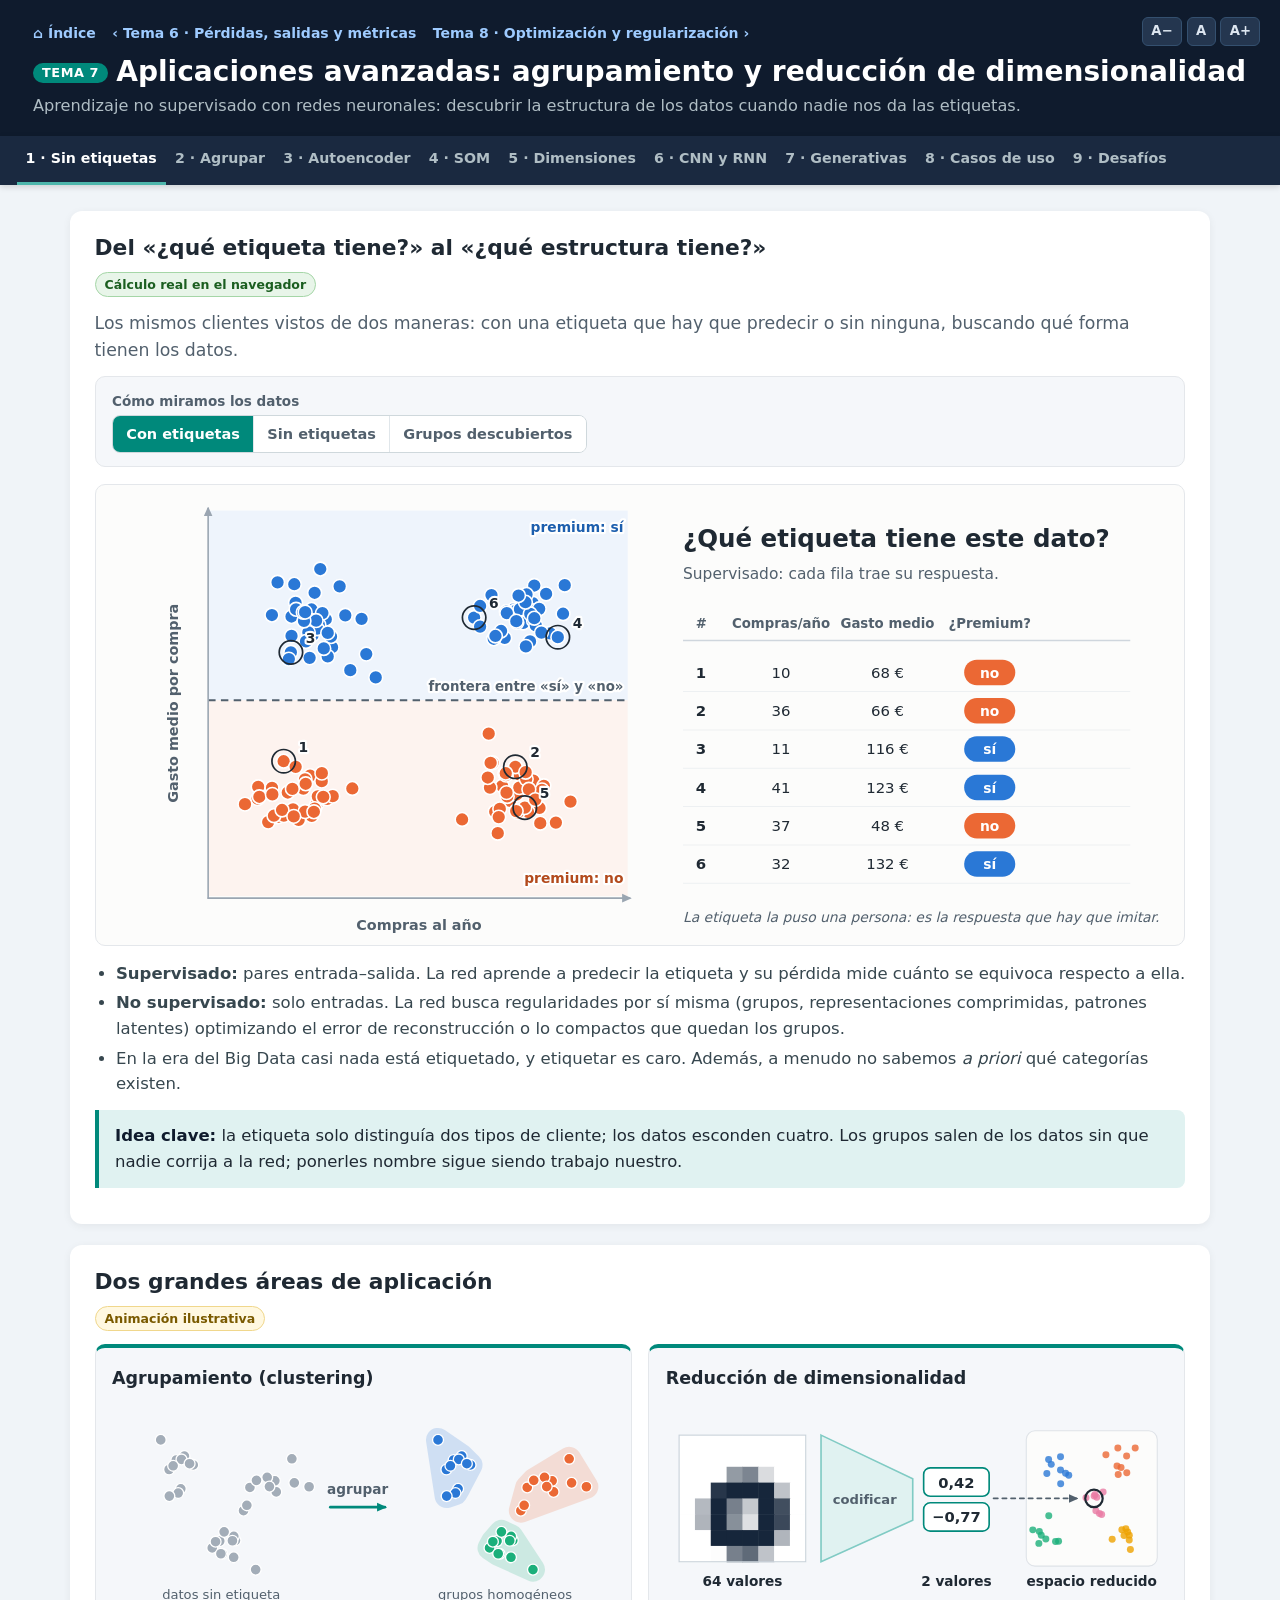
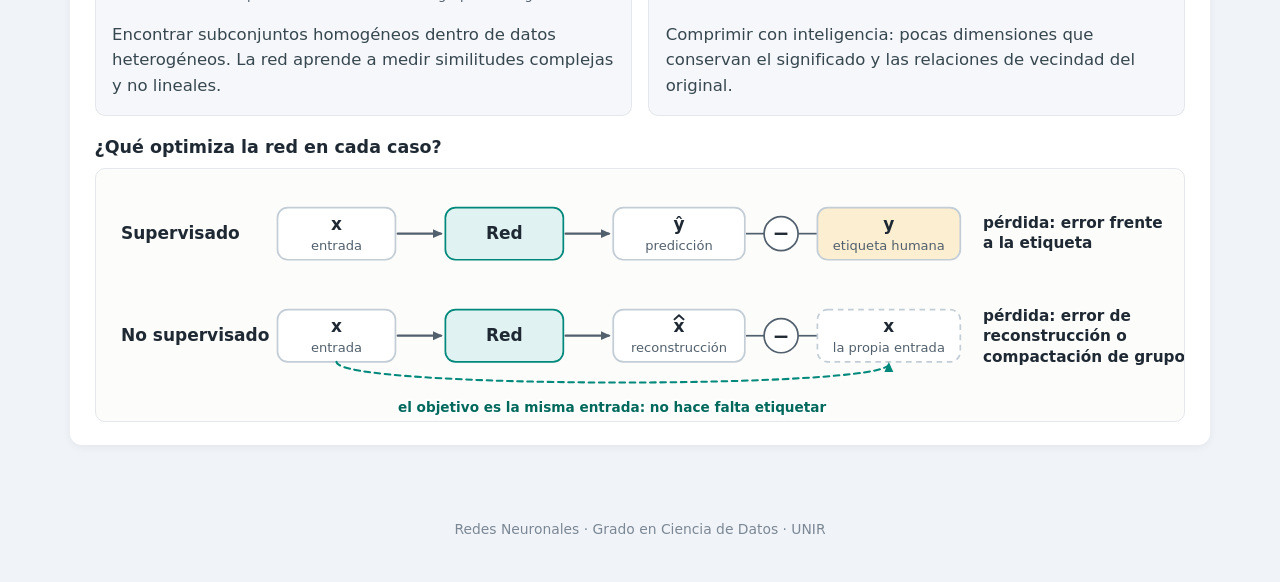
<file: 07_no_supervisado.html>
<!DOCTYPE html>
<html lang="es-ES">
<head>
<meta charset="UTF-8">
<meta name="viewport" content="width=device-width, initial-scale=1.0">
<title>Tema 7 · Aprendizaje no supervisado — Redes Neuronales</title>
<link rel="icon" href="assets/icono.svg" type="image/svg+xml">
<link rel="stylesheet" href="assets/estilo.css">
<style>
  /* Estilos propios del Tema 7 */
  .lado { display: grid; grid-template-columns: minmax(0, 1.6fr) minmax(250px, 1fr); gap: 1.1rem; align-items: start; }
  .lado.mitad { grid-template-columns: minmax(0, 1fr) minmax(0, 1fr); }
  @media (max-width: 860px) { .lado, .lado.mitad { grid-template-columns: 1fr; } }
  .titulo-vis { font-size: .8rem; font-weight: 800; letter-spacing: .04em; text-transform: uppercase; color: var(--ink2); margin: .2rem 0 .4rem; }
  .panel-lat .kpis { margin-top: 0; }
  .panel-lat .kpi { min-width: 7rem; flex: 1; }
  .panel-lat .pasos li { font-size: .95rem; }
  .estado { font-size: .92rem; padding: .5rem .75rem; border-radius: 8px; background: var(--soft); border: 1px solid var(--line); color: var(--ink2); margin: .5rem 0; min-height: 2.6rem; }
  .estado b { color: var(--ink); }
  .ok-t { color: var(--ok); font-weight: 700; }
  .bad-t { color: var(--bad); font-weight: 700; }
  .muestras { display: flex; gap: .8rem; align-items: center; flex-wrap: wrap; margin: .2rem 0 .6rem; }
  .muestra { display: flex; flex-direction: column; align-items: center; gap: .25rem; font-size: .8rem; color: var(--ink2); font-weight: 700; }
  .muestra i { display: block; width: 58px; height: 58px; border-radius: 10px; border: 1px solid rgba(0,0,0,.12); box-shadow: inset 0 0 0 3px #fff; }
  .paleta { display: flex; gap: 4px; flex-wrap: wrap; }
  .paleta i { width: 18px; height: 18px; border-radius: 4px; display: block; border: 1px solid rgba(0,0,0,.1); }
  .lat-ley { display: flex; flex-wrap: wrap; gap: .3rem .9rem; font-size: .85rem; color: var(--ink2); margin: .4rem 0; }
  .lat-ley span { display: inline-flex; align-items: center; gap: .35rem; }
  .lat-ley i { width: 11px; height: 11px; border-radius: 50%; display: inline-block; }
  canvas.cuadrado { aspect-ratio: auto; }
  .reto svg { width: 100%; height: auto; display: block; background: var(--surface); border: 1px solid var(--line); border-radius: 10px; margin: .2rem 0 .6rem; }
  .reto p { font-size: .95rem; margin-bottom: .35rem; }
  .reto h3 { margin-bottom: .5rem !important; }
  .fluye { stroke-dasharray: 7 6; animation: fluir .8s linear infinite; }
  @keyframes fluir { to { stroke-dashoffset: -13; } }
  @media (prefers-reduced-motion: reduce) { .fluye { animation: none; } }
  svg .tr-fill { transition: fill .6s ease, opacity .6s ease; }
  svg .tr-op { transition: opacity .6s ease; }
  .kpi .t .gr { text-transform: none; }
  .ctl > .seg { align-self: flex-start; }
  .retos { display: grid; grid-template-columns: repeat(2, minmax(0, 1fr)); gap: 1rem; }
  @media (max-width: 760px) { .retos { grid-template-columns: 1fr; } }
  .chk { display: inline-flex; gap: .45rem; align-items: center; font-size: .9rem; font-weight: 600; color: var(--ink2); cursor: pointer; }
  .fila-ctl { display: flex; flex-wrap: wrap; gap: .5rem 1rem; align-items: center; }
</style>
</head>
<body class="bloque-apl" data-pagina="07_no_supervisado.html">

<header class="header">
  <nav class="migas" aria-label="Navegación entre temas"></nav>
  <h1><span class="num-tema">TEMA 7</span>Aplicaciones avanzadas: agrupamiento y reducción de dimensionalidad</h1>
  <p>Aprendizaje no supervisado con redes neuronales: descubrir la estructura de los datos cuando nadie nos da las etiquetas.</p>
</header>

<div class="tabs" role="tablist" aria-label="Pestañas del tema">
  <button class="tab" role="tab" id="t-idea" aria-controls="p-idea" aria-selected="true">1 · Sin etiquetas</button>
  <button class="tab" role="tab" id="t-kmeans" aria-controls="p-kmeans" aria-selected="false">2 · Agrupar</button>
  <button class="tab" role="tab" id="t-ae" aria-controls="p-ae" aria-selected="false">3 · Autoencoder</button>
  <button class="tab" role="tab" id="t-som" aria-controls="p-som" aria-selected="false">4 · SOM</button>
  <button class="tab" role="tab" id="t-dim" aria-controls="p-dim" aria-selected="false">5 · Dimensiones</button>
  <button class="tab" role="tab" id="t-cnn" aria-controls="p-cnn" aria-selected="false">6 · CNN y RNN</button>
  <button class="tab" role="tab" id="t-gen" aria-controls="p-gen" aria-selected="false">7 · Generativas</button>
  <button class="tab" role="tab" id="t-casos" aria-controls="p-casos" aria-selected="false">8 · Casos de uso</button>
  <button class="tab" role="tab" id="t-retos" aria-controls="p-retos" aria-selected="false">9 · Desafíos</button>
</div>

<main class="content">

  <!-- =============================================================== 1 · SIN ETIQUETAS -->
  <section id="p-idea" class="panel">
    <div class="card">
      <h2>Del «¿qué etiqueta tiene?» al «¿qué estructura tiene?»</h2>
      <div class="meta"><span class="tag real">Cálculo real en el navegador</span></div>
      <p class="lead">Los mismos clientes vistos de dos maneras: con una etiqueta que hay que predecir o sin ninguna, buscando qué forma tienen los datos.</p>
      <div class="controles">
        <div class="ctl"><span class="etq">Cómo miramos los datos</span>
          <div class="seg" id="i-modo" role="group" aria-label="Modo de aprendizaje">
            <button type="button" aria-pressed="true" data-v="0">Con etiquetas</button>
            <button type="button" aria-pressed="false" data-v="1">Sin etiquetas</button>
            <button type="button" aria-pressed="false" data-v="2">Grupos descubiertos</button>
          </div>
        </div>
      </div>
      <div class="escena"><svg id="i-svg" aria-label="Nube de clientes con y sin etiquetas y tabla de los datos que recibe el modelo"></svg></div>
      <ul style="margin-top:.9rem">
        <li><strong>Supervisado:</strong> pares entrada–salida. La red aprende a predecir la etiqueta y su pérdida mide cuánto se equivoca respecto a ella.</li>
        <li><strong>No supervisado:</strong> solo entradas. La red busca regularidades por sí misma (grupos, representaciones comprimidas, patrones latentes) optimizando el error de reconstrucción o lo compactos que quedan los grupos.</li>
        <li>En la era del Big Data casi nada está etiquetado, y etiquetar es caro. Además, a menudo no sabemos <em>a priori</em> qué categorías existen.</li>
      </ul>
      <div class="clave"><strong>Idea clave:</strong> la etiqueta solo distinguía dos tipos de cliente; los datos esconden cuatro. Los grupos salen de los datos sin que nadie corrija a la red; ponerles nombre sigue siendo trabajo nuestro.</div>
    </div>

    <div class="card">
      <h2>Dos grandes áreas de aplicación</h2>
      <div class="meta"><span class="tag illus">Animación ilustrativa</span></div>
      <div class="grid2">
        <div class="box acento">
          <h3>Agrupamiento (clustering)</h3>
          <svg id="i-area1" viewBox="0 0 460 190" role="img" aria-label="Puntos grises que se organizan en grupos de colores"></svg>
          <p style="margin:.5rem 0 0">Encontrar subconjuntos homogéneos dentro de datos heterogéneos. La red aprende a medir similitudes complejas y no lineales.</p>
        </div>
        <div class="box acento">
          <h3>Reducción de dimensionalidad</h3>
          <svg id="i-area2" viewBox="0 0 460 190" role="img" aria-label="Una imagen de 64 píxeles comprimida en dos números"></svg>
          <p style="margin:.5rem 0 0">Comprimir con inteligencia: pocas dimensiones que conservan el significado y las relaciones de vecindad del original.</p>
        </div>
      </div>
      <h3 style="margin-top:1.1rem">¿Qué optimiza la red en cada caso?</h3>
      <div class="escena"><svg id="i-obj" aria-label="Comparación del objetivo de entrenamiento en aprendizaje supervisado y no supervisado"></svg></div>
    </div>
  </section>

  <!-- =============================================================== 2 · AGRUPAMIENTO -->
  <section id="p-kmeans" class="panel">
    <div class="card">
      <h2>K-Means paso a paso</h2>
      <div class="meta"><span class="tag real">Cálculo real en el navegador</span></div>
      <p class="lead">El algoritmo clásico de agrupamiento: funciona muy bien con grupos redondos y falla cuando los grupos tienen formas curvas o anidadas.</p>
      <div class="controles">
        <div class="ctl"><span class="etq">Datos</span>
          <div class="seg" id="k-datos" role="group" aria-label="Conjunto de datos">
            <button type="button" aria-pressed="true" data-v="manchas">Grupos redondos</button>
            <button type="button" aria-pressed="false" data-v="anillos">Anillos</button>
            <button type="button" aria-pressed="false" data-v="lunas">Lunas</button>
          </div>
        </div>
        <div class="ctl"><label for="k-k">Número de grupos K</label><input id="k-k" type="range" min="2" max="6" step="1" value="3"><output id="k-ko">3</output></div>
        <div class="fila-ctl">
          <button class="btn" id="k-play" type="button">▶ Reproducir</button>
          <button class="btn gris" id="k-paso" type="button">Paso</button>
          <button class="btn gris" id="k-nuevo" type="button">Nuevos centroides</button>
        </div>
      </div>
      <div class="lado">
        <canvas id="k-cv" class="lienzo" aria-label="Puntos coloreados por grupo, centroides y regiones de K-Means"></canvas>
        <div class="panel-lat">
          <ol class="pasos" id="k-pasos">
            <li>Elegir K centroides al azar.</li>
            <li><strong>Asignar</strong> cada punto al centroide más cercano.</li>
            <li><strong>Actualizar</strong> cada centroide a la media de sus puntos.</li>
            <li>Repetir hasta que ningún punto cambie de grupo.</li>
          </ol>
          <div class="kpis">
            <div class="kpi"><div class="t">Iteración</div><div class="v" id="k-it">0</div></div>
            <div class="kpi"><div class="t">Pureza</div><div class="v" id="k-pur">—</div></div>
          </div>
          <div class="estado" id="k-estado">Pulsa «Reproducir» o avanza con «Paso».</div>
          <p class="pie">Pureza: porcentaje de puntos que caen en un grupo donde domina su grupo real. Se calcula para mostrar el fallo; K-Means no ve esa información.</p>
        </div>
      </div>
      <ul style="margin-top:.8rem">
        <li>Cada grupo es «lo más cercano a un centro»: las fronteras entre grupos son siempre <strong>rectas</strong> (regiones de Voronoi).</li>
        <li>Con anillos o lunas, K-Means converge igual… pero corta los datos por donde no es.</li>
      </ul>
      <div class="clave"><strong>Idea clave:</strong> K-Means asume grupos compactos y separables con rectas. Las redes neuronales superan esa limitación porque aprenden a medir similitudes no lineales.</div>
    </div>

    <div class="card">
      <h2>Con otra representación, sí funciona</h2>
      <div class="meta"><span class="tag real">Cálculo real en el navegador</span></div>
      <p class="lead">El mismo K-Means separa los anillos si en vez de (x, y) le damos un rasgo mejor: la distancia al centro.</p>
      <div class="controles">
        <button class="btn" id="r-play" type="button">▶ Transformar y agrupar</button>
        <button class="btn gris" id="r-reset" type="button">Reiniciar</button>
        <div class="kpis" style="margin:0">
          <div class="kpi"><div class="t">Pureza con (x, y)</div><div class="v" id="r-p1">—</div></div>
          <div class="kpi"><div class="t">Pureza con el radio r</div><div class="v" id="r-p2">—</div></div>
        </div>
      </div>
      <canvas id="r-cv" class="lienzo" aria-label="Anillos que se transforman a coordenadas radio y ángulo y se agrupan"></canvas>
      <div class="nota">La representación r = √(x² + y²) está elegida a mano para el ejemplo. Es el tipo de transformación no lineal que una red (por ejemplo, el codificador de un autoencoder) aprende por sí sola a partir de los datos.</div>
      <div class="clave"><strong>Idea clave:</strong> agrupar bien depende de <em>en qué espacio</em> se mide la distancia. La red aporta ese espacio: primero transforma, después agrupa.</div>
    </div>
  </section>

  <!-- =============================================================== 3 · AUTOENCODER -->
  <section id="p-ae" class="panel">
    <div class="card">
      <h2>Autoencoder: comprimir para entender</h2>
      <div class="meta"><span class="tag real">Entrenamiento real en el navegador</span></div>
      <p class="lead">Una red que aprende a copiar su entrada pasando por un cuello de botella de solo 2 neuronas. Para lograrlo tiene que descubrir qué distingue a cada imagen.</p>
      <div class="controles">
        <button class="btn" id="ae-play" type="button">▶ Entrenar</button>
        <button class="btn gris" id="ae-reset" type="button">Reiniciar</button>
        <div class="kpis" style="margin:0">
          <div class="kpi"><div class="t">Época</div><div class="v" id="ae-ep">0</div></div>
          <div class="kpi"><div class="t">Error de reconstrucción</div><div class="v" id="ae-err">—</div></div>
          <div class="kpi"><div class="t">Parámetros</div><div class="v" id="ae-par">—</div></div>
        </div>
      </div>
      <div class="escena"><svg id="ae-svg" aria-label="Arquitectura del autoencoder 64, 16, 2, 16, 64 con la imagen de entrada, el código latente y la reconstrucción"></svg></div>
      <div class="lado mitad" style="margin-top:1rem">
        <div>
          <div class="titulo-vis">Espacio latente (z₁, z₂): una imagen = un punto</div>
          <canvas id="ae-lat" class="lienzo" aria-label="Espacio latente de dos dimensiones coloreado por tipo de forma"></canvas>
          <div class="lat-ley" id="ae-ley"></div>
          <label class="chk"><input type="checkbox" id="ae-mapa"> Mostrar qué imagen genera cada zona del espacio</label>
        </div>
        <div>
          <div class="titulo-vis">Originales (arriba) y reconstrucciones (abajo)</div>
          <canvas id="ae-gal" class="lienzo" aria-label="Imágenes originales y sus reconstrucciones"></canvas>
          <p class="pie">Pulsa una imagen o un punto del espacio latente para seguirla en el diagrama.</p>
          <canvas id="ae-curva" class="lienzo" aria-label="Error de reconstrucción por época"></canvas>
        </div>
      </div>
      <ul style="margin-top:.8rem">
        <li><strong>Codificador:</strong> 64 píxeles → 16 → 2 números. <strong>Decodificador:</strong> 2 → 16 → 64 píxeles.</li>
        <li>Se entrena con la propia imagen como objetivo: no hay etiquetas. Los colores del espacio latente solo sirven para que <em>nosotros</em> veamos el resultado.</li>
        <li>Las activaciones del cuello de botella (la capa central) son la nueva representación reducida: el <strong>espacio latente</strong>.</li>
      </ul>
      <div class="clave"><strong>Idea clave:</strong> nadie le dice a la red qué forma es cada imagen, y aun así las agrupa en el espacio latente: comprimir bien obliga a separar lo que es distinto. Es como describir una foto con solo dos palabras clave.</div>
    </div>

    <div class="card">
      <h2>¿Cuánto cabe en el cuello de botella?</h2>
      <div class="meta"><span class="tag real">Entrenamiento real en el navegador</span></div>
      <p class="lead">Cuatro autoencoders iguales salvo por el tamaño de la capa central: 1, 2, 4 u 8 neuronas. Se entrenan a la vez al abrir esta pestaña.</p>
      <div class="controles">
        <button class="btn" id="cb-play" type="button">▶ Entrenar</button>
        <button class="btn gris" id="cb-reset" type="button">Reiniciar</button>
        <div class="kpis" style="margin:0"><div class="kpi"><div class="t">Época</div><div class="v" id="cb-ep">0</div></div></div>
      </div>
      <div class="lado mitad">
        <div>
          <canvas id="cb-curva" class="lienzo" aria-label="Error de reconstrucción por época para cada tamaño del cuello de botella"></canvas>
          <div class="leyenda"><span><i style="background:var(--s1)"></i>1 neurona</span><span><i style="background:var(--s2)"></i>2 neuronas</span><span><i style="background:var(--s3)"></i>4 neuronas</span><span><i style="background:var(--s4)"></i>8 neuronas</span></div>
        </div>
        <canvas id="cb-gal" class="lienzo" aria-label="La misma imagen reconstruida con cuellos de botella de 1, 2, 4 y 8 neuronas"></canvas>
      </div>
      <ul style="margin-top:.8rem">
        <li>Con <strong>1 número</strong> la red solo puede guardar «qué tipo de forma, más o menos»: reconstruye borrones promedio.</li>
        <li>Con <strong>8</strong> cabe la posición, el tamaño y el grosor: la copia es casi perfecta, pero comprime menos.</li>
      </ul>
      <div class="clave"><strong>Idea clave:</strong> el tamaño del cuello de botella es un compromiso entre comprimir (descartar ruido y redundancia) y conservar detalle. Es un hiperparámetro, y elegirlo mal cambia mucho el resultado.</div>
    </div>
  </section>

  <!-- =============================================================== 4 · SOM -->
  <section id="p-som" class="panel">
    <div class="card">
      <h2>Mapa autoorganizado de colores</h2>
      <div class="meta"><span class="tag real">Entrenamiento real en el navegador</span></div>
      <p class="lead">Una rejilla de 20 × 20 neuronas que recibe colores (3 números: rojo, verde y azul) y se ordena sola: colores parecidos acaban en casillas vecinas.</p>
      <div class="controles">
        <div class="ctl"><span class="etq">Colores de entrada</span>
          <div class="seg" id="sc-datos" role="group" aria-label="Colores de entrada">
            <button type="button" aria-pressed="true" data-v="paleta">8 colores</button>
            <button type="button" aria-pressed="false" data-v="todos">Cualquier color</button>
          </div>
        </div>
        <div class="ctl"><label for="sc-vel">Muestras por fotograma</label><input id="sc-vel" type="range" min="1" max="40" step="1" value="10"><output id="sc-velo">10</output></div>
        <div class="fila-ctl">
          <button class="btn" id="sc-play" type="button">▶ Entrenar</button>
          <button class="btn gris" id="sc-paso" type="button">Una muestra</button>
          <button class="btn gris" id="sc-reset" type="button">Reiniciar</button>
        </div>
      </div>
      <div class="lado">
        <canvas id="sc-cv" class="lienzo" aria-label="Rejilla de neuronas del mapa autoorganizado, cada una pintada con su vector de pesos como color"></canvas>
        <div class="panel-lat">
          <div class="muestras">
            <div class="muestra"><i id="sc-x"></i>Entrada x</div>
            <div style="font-size:1.4rem;color:var(--muted)">→</div>
            <div class="muestra"><i id="sc-bmu"></i>Ganadora (BMU)</div>
          </div>
          <div class="formula" style="font-size:1.08rem">w ← w + η · h · (x − w)</div>
          <p class="pie" style="margin-top:0">h vale 1 en la ganadora y decrece con la distancia en la rejilla (radio σ).</p>
          <div class="kpis">
            <div class="kpi"><div class="t">Muestras</div><div class="v" id="sc-it">0</div></div>
            <div class="kpi"><div class="t">Radio <span class="gr">σ</span></div><div class="v" id="sc-sig">—</div></div>
            <div class="kpi"><div class="t">Tasa <span class="gr">η</span></div><div class="v" id="sc-eta">—</div></div>
          </div>
          <div class="titulo-vis" style="margin-top:.6rem">Colores con los que se entrena</div>
          <div class="paleta" id="sc-pal"></div>
        </div>
      </div>
      <ul style="margin-top:.8rem">
        <li><strong>Aprendizaje competitivo:</strong> las neuronas compiten; gana la que más se parece a la entrada (la <em>Best Matching Unit</em>).</li>
        <li>La ganadora y sus <strong>vecinas en la rejilla</strong> se acercan a la entrada. El radio de vecindad empieza grande (orden global) y se encoge (ajuste fino).</li>
        <li>No hay retropropagación ni etiquetas: el mapa conserva la <strong>topología</strong> del espacio de entrada.</li>
      </ul>
      <div class="clave"><strong>Idea clave:</strong> un SOM proyecta datos de muchas dimensiones (aquí 3) sobre un mapa 2D en el que lo parecido queda cerca. Sirve para «ver» datos de decenas de dimensiones.</div>
    </div>

    <div class="card">
      <h2>La malla que se estira sobre los datos</h2>
      <div class="meta"><span class="tag real">Entrenamiento real en el navegador</span></div>
      <p class="lead">Ahora cada neurona es un punto del plano. La malla empieza arrugada en el centro y se estira y se dobla hasta cubrir la forma de los datos.</p>
      <div class="controles">
        <div class="ctl"><span class="etq">Forma de los datos</span>
          <div class="seg" id="sm-datos" role="group" aria-label="Forma de los datos">
            <button type="button" aria-pressed="true" data-v="nube">Nube continua</button>
            <button type="button" aria-pressed="false" data-v="anillo">Anillo</button>
            <button type="button" aria-pressed="false" data-v="grupos">Grupos aislados</button>
          </div>
        </div>
        <div class="ctl"><label for="sm-vel">Muestras por fotograma</label><input id="sm-vel" type="range" min="1" max="40" step="1" value="8"><output id="sm-velo">8</output></div>
        <div class="fila-ctl">
          <button class="btn" id="sm-play" type="button">▶ Entrenar</button>
          <button class="btn gris" id="sm-reset" type="button">Reiniciar</button>
        </div>
        <div class="kpis" style="margin:0">
          <div class="kpi"><div class="t">Muestras</div><div class="v" id="sm-it">0</div></div>
          <div class="kpi"><div class="t">Radio <span class="gr">σ</span></div><div class="v" id="sm-sig">—</div></div>
        </div>
      </div>
      <canvas id="sm-cv" class="lienzo" aria-label="Malla de 12 por 12 neuronas que se adapta a una nube de puntos"></canvas>
      <div class="leyenda"><span><i class="punto" style="background:#b8c2cc"></i>datos</span><span><i style="background:var(--s1)"></i>malla de neuronas (vecinas unidas)</span><span><i class="punto" style="background:var(--apl)"></i>ganadora (BMU) y vecindad</span><span><i class="punto" style="background:var(--ink)"></i>muestra actual</span></div>
      <div class="clave"><strong>Idea clave:</strong> la malla revela la topología: si los datos forman un anillo, grupos aislados o una estructura continua. Las neuronas que quedan en zonas vacías (aristas largas) delatan los huecos entre grupos.</div>
    </div>
  </section>

  <!-- =============================================================== 5 · REDUCCIÓN DE DIMENSIONALIDAD -->
  <section id="p-dim" class="panel">
    <div class="card">
      <h2>Lineal frente a no lineal: el rollo de papel</h2>
      <div class="meta"><span class="tag real">Cálculo real en el navegador</span><span class="tag illus">Animación ilustrativa</span></div>
      <p class="lead">Datos en 3D que en realidad viven sobre una hoja enrollada (una variedad, <em>manifold</em>). ¿Cómo los pasamos a 2D sin perder quién está al lado de quién?</p>
      <div class="controles">
        <div class="ctl"><label for="d-unroll">Desenrollar la hoja</label><input id="d-unroll" type="range" min="0" max="100" step="1" value="0"><output id="d-unrollo">0 %</output></div>
        <button class="btn" id="d-play" type="button">▶ Desenrollar</button>
        <div class="ctl"><span class="etq">Proyección a 2D</span>
          <div class="seg" id="d-proy" role="group" aria-label="Método de proyección">
            <button type="button" aria-pressed="true" data-v="pca">PCA (lineal)</button>
            <button type="button" aria-pressed="false" data-v="nl">Desenrollado (no lineal)</button>
          </div>
        </div>
      </div>
      <div class="lado mitad">
        <div>
          <div class="titulo-vis">Datos en 3D · arrastra para girar</div>
          <canvas id="d-3d" class="lienzo" aria-label="Rollo de puntos en tres dimensiones que se puede girar" style="cursor:grab"></canvas>
        </div>
        <div>
          <div class="titulo-vis" id="d-tit2">Proyección PCA a 2D</div>
          <canvas id="d-2d" class="lienzo" aria-label="Proyección de los datos a dos dimensiones"></canvas>
        </div>
      </div>
      <p class="pie">Color = posición a lo largo de la hoja (de amarillo a azul). Una buena reducción mantiene el degradado ordenado.</p>
      <ul>
        <li><strong>PCA</strong> (cálculo real) busca el plano que mejor conserva la varianza y proyecta sobre él: aplasta el rollo y mezcla capas que estaban lejos sobre la hoja.</li>
        <li>Un método <strong>no lineal</strong> (un autoencoder, por ejemplo) puede «desenrollar» la variedad curva. La animación usa la posición real de cada punto sobre la hoja, que es lo que un buen método no lineal intenta recuperar.</li>
      </ul>
      <div class="clave"><strong>Idea clave:</strong> reducir no es solo ocupar menos espacio: es destilar el significado. Cuando los datos viven en una variedad curva, hace falta una reducción no lineal, y ahí las redes neuronales superan a PCA.</div>
    </div>

    <div class="card">
      <h2>La maldición de la dimensionalidad</h2>
      <div class="meta"><span class="tag real">Cálculo real en el navegador</span></div>
      <p class="lead">300 puntos al azar en un hipercubo de d dimensiones. Al crecer d, el vecino más cercano y el más lejano acaban casi a la misma distancia.</p>
      <div class="controles">
        <div class="ctl"><label for="m-d">Dimensiones d</label><input id="m-d" type="range" min="0" max="10" step="1" value="1"><output id="m-do">2</output></div>
        <div class="kpis" style="margin:0">
          <div class="kpi"><div class="t">Más cercano / más lejano</div><div class="v" id="m-rat">—</div></div>
        </div>
      </div>
      <div class="lado mitad">
        <div>
          <div class="titulo-vis">Distancias desde un punto a los otros 299</div>
          <canvas id="m-hist" class="lienzo" aria-label="Histograma de distancias relativas para la dimensión elegida"></canvas>
        </div>
        <div>
          <div class="titulo-vis">Cociente cercano / lejano según la dimensión</div>
          <canvas id="m-curva" class="lienzo" aria-label="Cociente entre la distancia al vecino más cercano y al más lejano frente al número de dimensiones"></canvas>
        </div>
      </div>
      <ul style="margin-top:.8rem">
        <li>Las distancias se concentran en una franja estrecha: «cerca» y «lejos» dejan de significar algo.</li>
        <li>Los datos quedan dispersos: hacen falta muchísimos más ejemplos para cubrir el espacio.</li>
      </ul>
      <div class="clave"><strong>Idea clave:</strong> en alta dimensión los datos se vuelven dispersos y el cálculo de distancias pierde sentido (lo sufren K-Means, kNN…). Reducir la dimensionalidad conservando lo esencial mitiga el problema.</div>
    </div>
  </section>

  <!-- =============================================================== 6 · CNN Y RNN -->
  <section id="p-cnn" class="panel">
    <div class="card">
      <h2>Una CNN como compresor de imágenes</h2>
      <div class="meta"><span class="tag illus">Animación ilustrativa</span></div>
      <p class="lead">Convolución y pooling reducen el tamaño espacial capa a capa mientras crece la profundidad: al final, la imagen cabe en un vector denso.</p>
      <div class="controles">
        <button class="btn" id="c-play" type="button">▶ Reproducir</button>
        <div class="ctl"><span class="etq">Dígito de entrada</span>
          <div class="seg" id="c-dig" role="group" aria-label="Dígito de entrada">
            <button type="button" aria-pressed="true" data-v="7">7</button>
            <button type="button" aria-pressed="false" data-v="3">3</button>
            <button type="button" aria-pressed="false" data-v="0">0</button>
          </div>
        </div>
      </div>
      <div class="escena"><svg id="c-svg" aria-label="Volúmenes de una red convolucional: 28 por 28 por 1, 14 por 14 por 16, 7 por 7 por 32 y un vector"></svg></div>
      <p class="pie">Los mapas de características salen de convolucionar de verdad el dígito con filtros de bordes hechos a mano (una CNN entrenada aprendería los suyos). Se muestra un canal de cada volumen.</p>
      <ul>
        <li><strong>Convolución</strong>: cada filtro recorre la imagen y responde a un patrón (bordes, esquinas…). 16 filtros → 16 canales.</li>
        <li><strong>Pooling 2 × 2</strong> (o convolución con <em>stride</em>): se queda con el máximo de cada bloque y divide entre 2 el alto y el ancho.</li>
        <li>Las capas finales, antes de clasificar, contienen un vector de características: una versión muy reducida y rica en significado de la imagen.</li>
      </ul>
      <div class="clave"><strong>Idea clave:</strong> aunque son famosas por clasificar, las CNN son potentes reductores de dimensionalidad para imágenes: menos tamaño espacial, más profundidad de características.</div>
    </div>

    <div class="card">
      <h2>Una RNN resume una secuencia en un vector</h2>
      <div class="meta"><span class="tag illus">Animación ilustrativa</span></div>
      <p class="lead">La red lee palabra a palabra y actualiza su estado oculto. Sea cual sea la longitud de la frase, el resumen final tiene siempre el mismo tamaño.</p>
      <div class="controles">
        <div class="ctl"><span class="etq">Secuencia</span>
          <div class="seg" id="n-frase" role="group" aria-label="Frase de entrada">
            <button type="button" aria-pressed="true" data-v="0">Frase corta</button>
            <button type="button" aria-pressed="false" data-v="1">Frase larga</button>
          </div>
        </div>
        <button class="btn" id="n-play" type="button">▶ Leer</button>
        <button class="btn gris" id="n-paso" type="button">Siguiente palabra</button>
      </div>
      <div class="escena"><svg id="n-svg" aria-label="Red recurrente desplegada en el tiempo leyendo una frase palabra a palabra"></svg></div>
      <p class="pie">Pesos fijos al azar y vectores de palabra de juguete: la animación muestra el mecanismo, no un modelo entrenado. Cada casilla es un número del estado oculto (azul positivo, naranja negativo).</p>
      <ul>
        <li>En cada paso: <span class="mat">h<sub>t</sub> = tanh(W<sub>h</sub> h<sub>t−1</sub> + W<sub>x</sub> x<sub>t</sub> + b)</span>. El estado arrastra lo leído hasta ese momento.</li>
        <li>El estado final es una representación de dimensión fija de toda la secuencia: así se convierten frases enteras en vectores (<em>embeddings</em>). Vale igual para series temporales o audio.</li>
      </ul>
      <div class="clave"><strong>Idea clave:</strong> secuencia de longitud arbitraria → vector de tamaño fijo. La RNN comprime el tiempo como la CNN comprime el espacio.</div>
    </div>
  </section>

  <!-- =============================================================== 7 · GENERATIVAS -->
  <section id="p-gen" class="panel">
    <div class="card">
      <h2>GAN: un generador contra un discriminador</h2>
      <div class="meta"><span class="tag illus">Animación ilustrativa</span></div>
      <p class="lead">El generador fabrica datos falsos a partir de ruido; el discriminador aprende a distinguirlos de los reales. Compitiendo, el generador aprende la distribución de los datos.</p>
      <div class="controles">
        <button class="btn" id="g-play" type="button">▶ Entrenar</button>
        <button class="btn gris" id="g-reset" type="button">Reiniciar</button>
        <div class="ctl"><span class="etq">Hiperparámetros</span>
          <div class="seg" id="g-cfg" role="group" aria-label="Hiperparámetros de la GAN">
            <button type="button" aria-pressed="true" data-v="bien">Equilibrados</button>
            <button type="button" aria-pressed="false" data-v="mal">Desequilibrados</button>
          </div>
        </div>
        <div class="kpis" style="margin:0">
          <div class="kpi"><div class="t">Iteración</div><div class="v" id="g-it">0</div></div>
          <div class="kpi"><div class="t">Generador: media · desv.</div><div class="v" id="g-par">—</div></div>
        </div>
      </div>
      <div class="escena"><svg id="g-svg" aria-label="Bucle de entrenamiento de una GAN: ruido, generador, discriminador y datos reales"></svg></div>
      <div class="lado mitad" style="margin-top:1rem">
        <div>
          <div class="titulo-vis">Distribución real y generada</div>
          <canvas id="g-dens" class="lienzo" aria-label="Densidad de los datos reales y de los generados"></canvas>
          <div class="leyenda"><span><i style="background:var(--s1)"></i>datos reales (media 1,5 · desv. 0,6)</span><span><i style="background:var(--s2)"></i>generados por G</span></div>
        </div>
        <div>
          <div class="titulo-vis">Discriminador: D(x) = probabilidad de «real»</div>
          <canvas id="g-disc" class="lienzo" aria-label="Probabilidad que asigna el discriminador a cada valor"></canvas>
          <div class="leyenda"><span><i style="background:var(--s3)"></i>D(x)</span><span><i style="background:var(--muted)"></i>0,5: ya no distingue</span></div>
        </div>
      </div>
      <p class="pie">Simulación simplificada con cálculo real: el generador es G(z) = μ + σ·z y el discriminador una regresión logística sobre x y x². «Equilibrados»: 5 pasos de D por cada paso de G. «Desequilibrados»: 1 paso de D y otras tasas de aprendizaje.</p>
      <ul>
        <li>El discriminador sube D(x) donde hay datos reales y la baja donde caen los falsos.</li>
        <li>El generador mueve sus muestras hacia donde D dice «real». En el equilibrio D(x) ≈ 0,5 en todas partes: ya no sabe distinguir.</li>
        <li>Con hiperparámetros desequilibrados el generador pierde la diversidad: produce casi siempre el mismo valor (la versión en 1D del <strong>colapso de modo</strong>).</li>
      </ul>
      <div class="clave"><strong>Idea clave:</strong> si la red puede generar una muestra realista de un grupo, es que ha «entendido» lo que define a ese grupo. Pero su entrenamiento es notoriamente inestable.</div>
    </div>

    <div class="card">
      <h2>Redes probabilísticas: un punto frente a una distribución</h2>
      <div class="meta"><span class="tag illus">Animación ilustrativa</span></div>
      <p class="lead">En lugar de un punto fijo en el espacio reducido, cada dato se representa con una gaussiana: su ubicación y también la confianza que tenemos en ella.</p>
      <div class="controles">
        <div class="ctl"><span class="etq">Dato que se codifica</span>
          <div class="seg" id="pb-dato" role="group" aria-label="Dato que se codifica">
            <button type="button" aria-pressed="true" data-v="0">Limpio</button>
            <button type="button" aria-pressed="false" data-v="1">Con ruido</button>
            <button type="button" aria-pressed="false" data-v="2">Incompleto</button>
          </div>
        </div>
      </div>
      <div class="escena"><svg id="pb-svg" aria-label="Espacio latente con puntos frente a espacio latente con gaussianas"></svg></div>
      <ul style="margin-top:.8rem">
        <li>La red aprende una media μ y una desviación σ para cada dato: dónde está y cuánta incertidumbre hay.</li>
        <li>Con datos ruidosos o incompletos la gaussiana se ensancha. Si el dato es ambiguo, se estira hacia los grupos posibles.</li>
      </ul>
      <div class="clave"><strong>Idea clave:</strong> una reducción consciente de la ambigüedad: más flexible y robusta cuando los datos son ruidosos o están incompletos.</div>
    </div>
  </section>

  <!-- =============================================================== 8 · CASOS DE USO -->
  <section id="p-casos" class="panel">
    <div class="card">
      <h2>Detección de anomalías: el error de reconstrucción se dispara</h2>
      <div class="meta"><span class="tag real">Entrenamiento real en el navegador</span></div>
      <p class="lead">Un autoencoder aprende solo con señales normales de vibración de una máquina. Lo que no sabe comprimir, no lo sabe reconstruir: ahí está el fallo.</p>
      <div class="controles">
        <button class="btn" id="an-play" type="button">▶ Entrenar con datos normales</button>
        <button class="btn gris" id="an-reset" type="button">Reiniciar</button>
        <div class="ctl"><label for="an-umb">Umbral de error</label><input id="an-umb" type="range" min="-3.4" max="-0.6" step="0.05" value="-1.8"><output id="an-umbo">—</output></div>
        <div class="kpis" style="margin:0">
          <div class="kpi"><div class="t">Época</div><div class="v" id="an-ep">0</div></div>
          <div class="kpi"><div class="t">Anomalías detectadas</div><div class="v" id="an-det">—</div></div>
          <div class="kpi"><div class="t">Falsas alarmas</div><div class="v" id="an-fa">—</div></div>
        </div>
      </div>
      <div class="lado mitad">
        <div>
          <div class="fila-ctl" style="margin-bottom:.5rem">
            <div class="seg" id="an-tipo" role="group" aria-label="Tipo de señal">
              <button type="button" aria-pressed="true" data-v="0">Normal</button>
              <button type="button" aria-pressed="false" data-v="1">Impacto</button>
              <button type="button" aria-pressed="false" data-v="2">Holgura</button>
              <button type="button" aria-pressed="false" data-v="3">Sensor bloqueado</button>
              <button type="button" aria-pressed="false" data-v="4">Ruido</button>
            </div>
            <button class="btn gris" id="an-otro" type="button">Otra señal</button>
          </div>
          <canvas id="an-sen" class="lienzo" aria-label="Señal de vibración y su reconstrucción por el autoencoder"></canvas>
          <div class="leyenda"><span><i style="background:var(--ink2)"></i>señal</span><span><i style="background:var(--s1)"></i>reconstrucción</span><span><i style="background:rgba(235,104,52,.45);height:10px"></i>error</span></div>
          <div class="estado" id="an-ver"></div>
        </div>
        <div>
          <div class="titulo-vis">Error de reconstrucción de 160 señales de prueba</div>
          <canvas id="an-hist" class="lienzo" aria-label="Histograma del error de reconstrucción de señales normales y anómalas con el umbral"></canvas>
          <div class="leyenda"><span><i style="background:var(--s1)"></i>120 normales</span><span><i style="background:var(--s2)"></i>40 anómalas</span><span><i style="background:var(--ink)"></i>umbral</span></div>
        </div>
      </div>
      <div class="clave"><strong>Idea clave:</strong> entrenando solo con la normalidad no hace falta tener ejemplos de cada fallo (fraude bancario, avería mecánica…). Basta con fijar un umbral sobre el error de reconstrucción.</div>
    </div>

    <div class="card">
      <h2>Eliminación de ruido (denoising)</h2>
      <div class="meta"><span class="tag real">Entrenamiento real en el navegador</span></div>
      <p class="lead">Entrada con ruido, objetivo limpio. La red aprende que el ruido no ayuda a reconstruir y lo descarta: actúa como un filtro inteligente.</p>
      <div class="controles">
        <button class="btn" id="dn-play" type="button">▶ Entrenar</button>
        <button class="btn gris" id="dn-reset" type="button">Reiniciar</button>
        <div class="ctl"><label for="dn-ruido">Nivel de ruido</label><input id="dn-ruido" type="range" min="0.1" max="0.6" step="0.05" value="0.35"><output id="dn-ruidoo">0,35</output></div>
        <div class="kpis" style="margin:0">
          <div class="kpi"><div class="t">Época</div><div class="v" id="dn-ep">0</div></div>
          <div class="kpi"><div class="t">Error entrada</div><div class="v" id="dn-e1">—</div></div>
          <div class="kpi"><div class="t">Error salida</div><div class="v" id="dn-e2">—</div></div>
        </div>
      </div>
      <canvas id="dn-cv" class="lienzo" aria-label="Imágenes con ruido, salida de la red y originales limpios"></canvas>
      <p class="pie">Errores medidos frente al original limpio (error cuadrático medio por píxel). Red 64 → 32 → 64.</p>
    </div>

    <div class="card">
      <h2>Generar contenido: interpolar en el espacio latente</h2>
      <div class="meta"><span class="tag real">Cálculo real en el navegador</span></div>
      <p class="lead">Recorremos en línea recta el camino entre dos imágenes dentro del espacio latente del autoencoder de la pestaña 3 y decodificamos cada punto intermedio.</p>
      <div class="controles">
        <div class="ctl"><span class="etq">Desde</span>
          <div class="seg" id="it-a" role="group" aria-label="Imagen de partida">
            <button type="button" aria-pressed="true" data-v="0">Horizontal</button><button type="button" aria-pressed="false" data-v="1">Vertical</button><button type="button" aria-pressed="false" data-v="2">Diagonal</button><button type="button" aria-pressed="false" data-v="3">Cuadrado</button><button type="button" aria-pressed="false" data-v="4">Círculo</button>
          </div>
        </div>
        <div class="ctl"><span class="etq">Hasta</span>
          <div class="seg" id="it-b" role="group" aria-label="Imagen de llegada">
            <button type="button" aria-pressed="false" data-v="0">Horizontal</button><button type="button" aria-pressed="false" data-v="1">Vertical</button><button type="button" aria-pressed="false" data-v="2">Diagonal</button><button type="button" aria-pressed="false" data-v="3">Cuadrado</button><button type="button" aria-pressed="true" data-v="4">Círculo</button>
          </div>
        </div>
        <button class="btn" id="it-play" type="button">▶ Entrenar el autoencoder</button>
      </div>
      <div class="estado" id="it-estado"></div>
      <div class="lado" style="grid-template-columns:minmax(220px,.8fr) minmax(0,2fr)">
        <canvas id="it-lat" class="lienzo" aria-label="Camino recto entre dos puntos del espacio latente"></canvas>
        <canvas id="it-cv" class="lienzo" aria-label="Imágenes intermedias decodificadas desde el espacio latente frente a mezclar píxeles"></canvas>
      </div>
      <div class="clave"><strong>Idea clave:</strong> mezclar píxeles solo superpone dos imágenes; moverse por el espacio latente produce formas nuevas y coherentes. Así se usan los espacios reducidos en recomendación y arte generativo: buscar puntos nuevos que combinan rasgos de los existentes.</div>
    </div>
  </section>

  <!-- =============================================================== 9 · DESAFÍOS -->
  <section id="p-retos" class="panel">
    <div class="card">
      <h2>Desafíos y consideraciones críticas</h2>
      <div class="meta"><span class="tag illus">Animación ilustrativa</span></div>
      <p class="lead">Cuatro límites que hay que tener presentes antes de confiar en un modelo no supervisado.</p>
      <div class="retos">
        <div class="box acento reto">
          <h3>1 · Complejidad computacional</h3>
          <svg id="x-coste" viewBox="0 0 440 180" role="img" aria-label="Curva de pérdida suave de una red supervisada frente a curvas oscilantes de una GAN"></svg>
          <p>Arquitecturas profundas y grandes volúmenes de datos exigen muchos recursos y hardware especializado.</p>
          <p>La convergencia de las GAN es notoriamente difícil e inestable: requiere ajuste fino.</p>
        </div>
        <div class="box acento reto">
          <h3>2 · Interpretabilidad (caja negra)</h3>
          <svg id="x-caja" viewBox="0 0 440 180" role="img" aria-label="Componentes de PCA con su varianza frente a dimensiones latentes sin significado conocido"></svg>
          <p>Un componente de PCA tiene una lectura directa: cuánta varianza explica. Una dimensión latente no: ¿el número 3 es el brillo o la forma?</p>
          <p>Difícil de explicar en sectores regulados.</p>
        </div>
        <div class="box acento reto">
          <h3>3 · Sensibilidad a hiperparámetros</h3>
          <svg id="x-colapso" viewBox="0 0 440 180" role="img" aria-label="Generador que cubre los ocho modos de los datos frente a generador colapsado en uno solo"></svg>
          <p>La tasa de aprendizaje, el tamaño del cuello de botella o la pérdida cambian mucho el resultado.</p>
          <p>Una mala configuración lleva al <strong>colapso de modo</strong>: la red ignora la diversidad de los datos.</p>
        </div>
        <div class="box acento reto">
          <h3>4 · Generalización</h3>
          <svg id="x-gen" viewBox="0 0 440 190" role="img" aria-label="Representación que pasa por todos los datos de entrenamiento pero se aleja de los datos nuevos"></svg>
          <p>La representación puede encajar perfectamente con el entrenamiento y no captar la estructura de datos nuevos.</p>
          <p>Remedios: <strong>regularización</strong> y <strong>transferencia de aprendizaje</strong>.</p>
        </div>
      </div>
    </div>

    <div class="card">
      <h2>En resumen</h2>
      <div class="escena"><svg id="x-resumen" aria-label="Tres familias: autoencoders para comprimir, SOM para proyectar y GAN para generar"></svg></div>
      <div class="clave"><strong>Idea clave:</strong> compresión inteligente con autoencoders, proyección topológica con SOM y generación de datos con GAN: tres maneras de extraer conocimiento, estructura y valor de datos sin etiquetar.</div>
    </div>
  </section>

</main>
<footer class="footer">Redes Neuronales · Grado en Ciencia de Datos · UNIR</footer>

<script src="assets/comun.js"></script>
<script src="assets/mlp.js"></script>
<script src="assets/07_no_supervisado.js"></script>
</body>
</html>
</file>
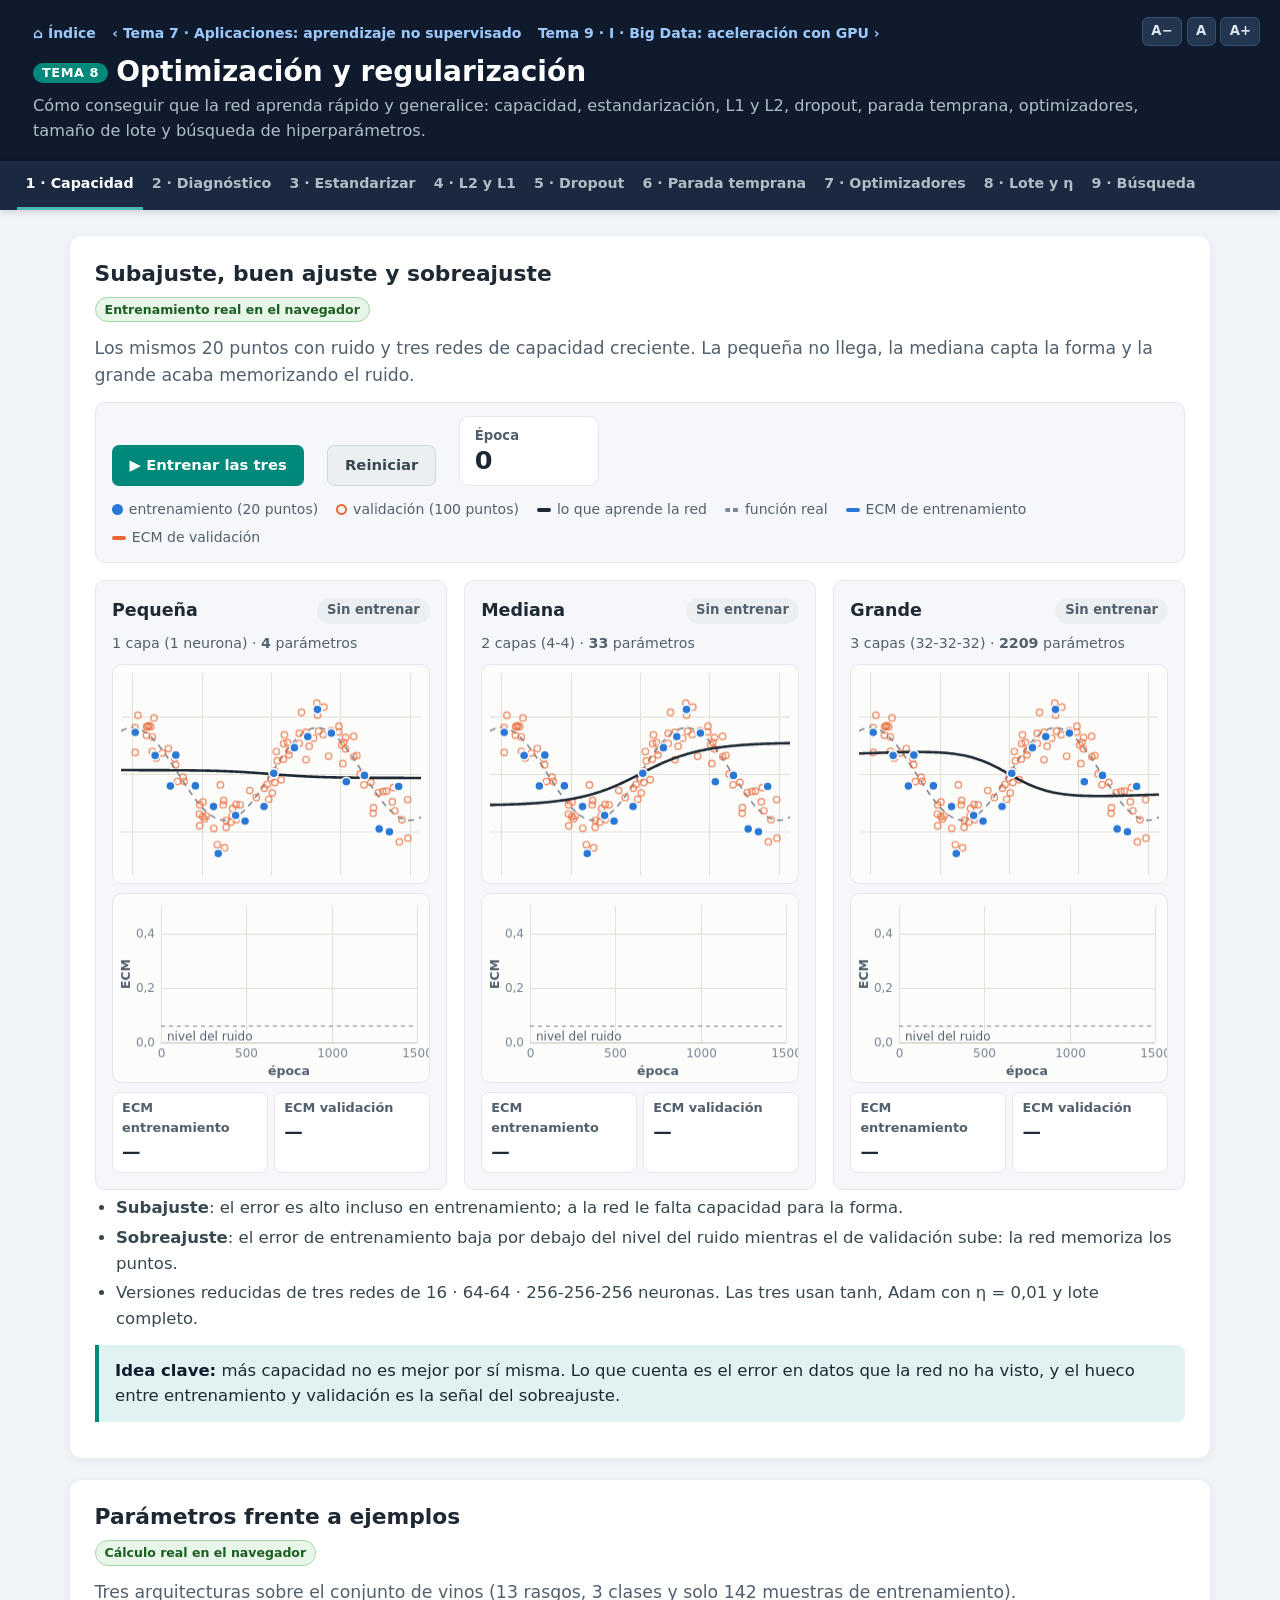
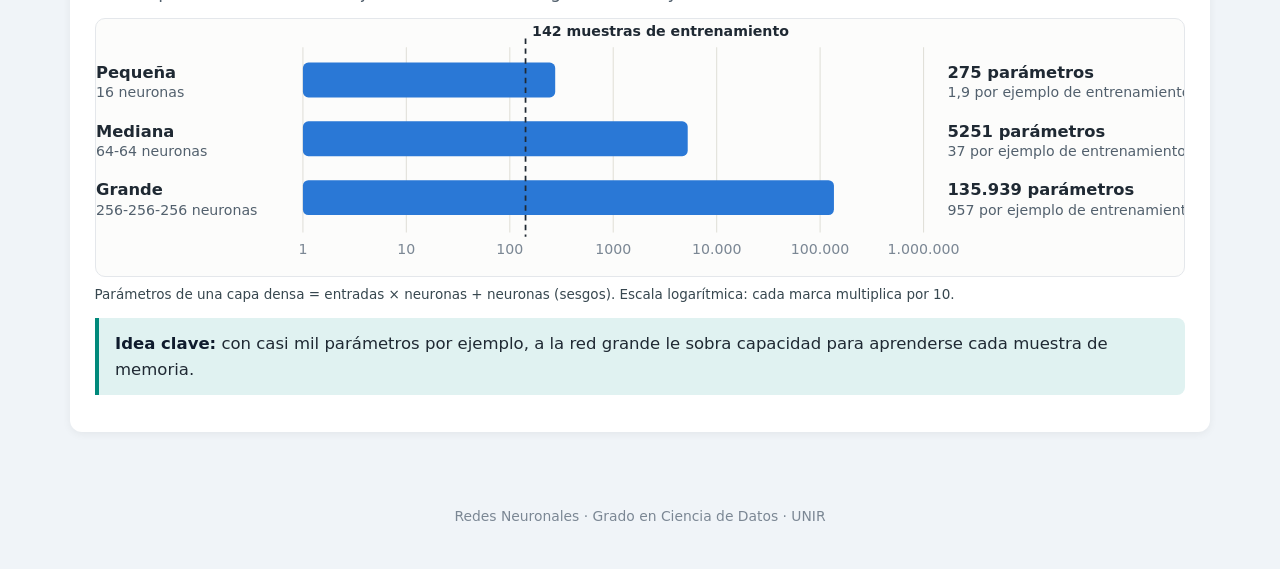
<file: 08_optimizacion.html>
<!DOCTYPE html>
<html lang="es-ES">
<head>
<meta charset="UTF-8">
<meta name="viewport" content="width=device-width, initial-scale=1.0">
<title>Tema 8 · Optimización y regularización — Redes Neuronales</title>
<link rel="icon" href="assets/icono.svg" type="image/svg+xml">
<link rel="stylesheet" href="assets/estilo.css">
<style>
  /* ---- piezas propias del tema 8 ---- */
  .frontera { max-width: 400px; margin: 0 auto; }
  .fila-cab { display: flex; align-items: center; justify-content: space-between; gap: .6rem; margin-bottom: .2rem; }
  .fila-cab h3 { margin: 0 !important; }
  .arq { font-size: .86rem; color: var(--ink2) !important; margin-bottom: .55rem !important; }
  .arq code { font-size: .82rem; }
  .diag { display: inline-flex; align-items: center; gap: .3rem; font-size: .8rem; font-weight: 800; padding: .16rem .6rem; border-radius: 999px; background: #ECEFF1; color: var(--ink2); white-space: nowrap; }
  .diag.sub { background: var(--warn-l); color: var(--warn); }
  .diag.ok { background: var(--ok-l); color: var(--ok); }
  .diag.sobre { background: var(--bad-l); color: var(--bad); }
  .mini { display: grid; grid-template-columns: 1fr 1fr; gap: .4rem; margin-top: .55rem; }
  .mini div { background: #fff; border: 1px solid var(--line); border-radius: 8px; padding: .3rem .55rem; font-size: .78rem; color: var(--ink2); font-weight: 700; }
  .mini b { display: block; font-size: 1.12rem; color: var(--ink); font-variant-numeric: tabular-nums; }
  .apilado > * + * { margin-top: .55rem; }
  .titulo-lienzo { font-size: .85rem; font-weight: 800; color: var(--ink2); margin: 0 0 .35rem; text-align: center; }
  .remedios { display: flex; flex-wrap: wrap; gap: .35rem; margin-top: .5rem; }
  .remedios span { font-size: .8rem; font-weight: 700; background: #fff; border: 1px solid var(--line); border-radius: 999px; padding: .12rem .55rem; color: var(--ink); }
  .leyenda i.anillo { width: 11px; height: 11px; border-radius: 50%; background: transparent !important; border: 2px solid; }
  .leyenda i.disc { background: repeating-linear-gradient(90deg, #7B8794 0 5px, transparent 5px 8px) !important; }
  .controles .leyenda { margin: 0; }
  .ctl.ancho input[type=range] { width: 15rem; }
  .sep { flex-basis: 100%; height: 0; }
  /* carrera de optimizadores */
  .carrera { display: grid; grid-template-columns: minmax(0, 1fr) 270px; gap: 1rem; align-items: start; }
  @media (max-width: 900px) { .carrera { grid-template-columns: 1fr; } }
  .carrera canvas { cursor: crosshair; }
  .podio { list-style: none; margin: 0 !important; padding: 0; display: grid; gap: .5rem; }
  .podio li { background: #fff; border: 1px solid var(--line); border-left: 6px solid var(--c); border-radius: 8px; padding: .45rem .65rem; margin: 0; transition: transform .3s; }
  .podio .nom { font-weight: 800; color: var(--ink); display: flex; justify-content: space-between; gap: .4rem; }
  .podio .pos { font-family: var(--mono); color: var(--ink2); font-size: .8rem; }
  .podio .est { font-size: .82rem; color: var(--ink2); }
  .podio .est b { color: var(--ink); font-variant-numeric: tabular-nums; }
  .dos { display: grid; grid-template-columns: repeat(2, minmax(0, 1fr)); gap: 1rem; }
  @media (max-width: 720px) { .dos { grid-template-columns: 1fr; } }
  .reglas .formula { font-size: 1.06rem; white-space: normal; line-height: 1.7; }
  .reglas .box h3 { display: flex; align-items: center; gap: .45rem; }
  .reglas .box h3 i { width: 14px; height: 14px; border-radius: 50%; display: inline-block; }
  .reglas .box ul { font-size: .9rem; margin-bottom: 0; }
  /* búsqueda de hiperparámetros */
  .progreso { height: 10px; border-radius: 999px; background: #E4E7EB; overflow: hidden; }
  .progreso > div { height: 100%; width: 0; background: var(--acento); transition: width .15s; }
  .estado-gs { font-size: .92rem; color: var(--ink2); margin: .35rem 0 .2rem; min-height: 1.4em; }
  .estado-gs b { color: var(--ink); }
  pre.code.peq { font-size: .8rem; }
  pre.code .vivo { background: rgba(77,182,172,.28); border-radius: 3px; padding: 0 .15rem; }
  .tabla.compacta td, .tabla.compacta th { padding: .32rem .5rem; }
  .barra-tabla { display: inline-block; height: 8px; border-radius: 4px; background: var(--s1); vertical-align: middle; margin-right: .4rem; }
</style>
</head>
<body class="bloque-apl" data-pagina="08_optimizacion.html">

<header class="header">
  <nav class="migas" aria-label="Navegación entre temas"></nav>
  <h1><span class="num-tema">TEMA 8</span>Optimización y regularización</h1>
  <p>Cómo conseguir que la red aprenda rápido y generalice: capacidad, estandarización, L1 y L2, dropout, parada temprana, optimizadores, tamaño de lote y búsqueda de hiperparámetros.</p>
</header>

<div class="tabs" role="tablist" aria-label="Pestañas del tema">
  <button class="tab" role="tab" id="t-cap" aria-controls="p-cap" aria-selected="true">1 · Capacidad</button>
  <button class="tab" role="tab" id="t-diag" aria-controls="p-diag" aria-selected="false">2 · Diagnóstico</button>
  <button class="tab" role="tab" id="t-est" aria-controls="p-est" aria-selected="false">3 · Estandarizar</button>
  <button class="tab" role="tab" id="t-reg" aria-controls="p-reg" aria-selected="false">4 · L2 y L1</button>
  <button class="tab" role="tab" id="t-drop" aria-controls="p-drop" aria-selected="false">5 · Dropout</button>
  <button class="tab" role="tab" id="t-pt" aria-controls="p-pt" aria-selected="false">6 · Parada temprana</button>
  <button class="tab" role="tab" id="t-opt" aria-controls="p-opt" aria-selected="false">7 · Optimizadores</button>
  <button class="tab" role="tab" id="t-lote" aria-controls="p-lote" aria-selected="false">8 · Lote y η</button>
  <button class="tab" role="tab" id="t-hp" aria-controls="p-hp" aria-selected="false">9 · Búsqueda</button>
</div>

<main class="content">

  <!-- =============================================================== 1 · CAPACIDAD -->
  <section id="p-cap" class="panel">
    <div class="card">
      <h2>Subajuste, buen ajuste y sobreajuste</h2>
      <div class="meta"><span class="tag real">Entrenamiento real en el navegador</span></div>
      <p class="lead">Los mismos 20 puntos con ruido y tres redes de capacidad creciente. La pequeña no llega, la mediana capta la forma y la grande acaba memorizando el ruido.</p>
      <div class="controles">
        <button class="btn" id="cap-play">▶ Entrenar las tres</button>
        <button class="btn gris" id="cap-reset">Reiniciar</button>
        <div class="kpis" style="margin:0"><div class="kpi"><div class="t">Época</div><div class="v" id="cap-ep">0</div></div></div>
        <div class="leyenda">
          <span><i class="punto" style="background:var(--s1)"></i>entrenamiento (20 puntos)</span>
          <span><i class="anillo" style="border-color:var(--s2)"></i>validación (100 puntos)</span>
          <span><i style="background:var(--ink)"></i>lo que aprende la red</span>
          <span><i class="disc"></i>función real</span>
          <span><i style="background:var(--s1)"></i>ECM de entrenamiento</span>
          <span><i style="background:var(--s2)"></i>ECM de validación</span>
        </div>
      </div>
      <div class="grid3" id="cap-cols"></div>
      <ul>
        <li><strong>Subajuste</strong>: el error es alto incluso en entrenamiento; a la red le falta capacidad para la forma.</li>
        <li><strong>Sobreajuste</strong>: el error de entrenamiento baja por debajo del nivel del ruido mientras el de validación sube: la red memoriza los puntos.</li>
        <li>Versiones reducidas de tres redes de 16 · 64-64 · 256-256-256 neuronas. Las tres usan tanh, Adam con η = 0,01 y lote completo.</li>
      </ul>
      <div class="clave"><strong>Idea clave:</strong> más capacidad no es mejor por sí misma. Lo que cuenta es el error en datos que la red no ha visto, y el hueco entre entrenamiento y validación es la señal del sobreajuste.</div>
    </div>

    <div class="card">
      <h2>Parámetros frente a ejemplos</h2>
      <div class="meta"><span class="tag real">Cálculo real en el navegador</span></div>
      <p class="lead">Tres arquitecturas sobre el conjunto de vinos (13 rasgos, 3 clases y solo 142 muestras de entrenamiento).</p>
      <div class="escena"><svg id="cap-ratio" aria-label="Número de parámetros de cada arquitectura en escala logarítmica"></svg></div>
      <p class="pie">Parámetros de una capa densa = entradas × neuronas + neuronas (sesgos). Escala logarítmica: cada marca multiplica por 10.</p>
      <div class="clave"><strong>Idea clave:</strong> con casi mil parámetros por ejemplo, a la red grande le sobra capacidad para aprenderse cada muestra de memoria.</div>
    </div>
  </section>

  <!-- =============================================================== 2 · DIAGNÓSTICO -->
  <section id="p-diag" class="panel">
    <div class="card">
      <h2>Diagnóstico con curvas de aprendizaje</h2>
      <div class="meta"><span class="tag illus">Animación ilustrativa</span><span class="tag">Curvas orientativas</span></div>
      <p class="lead">La pérdida de entrenamiento y la de validación, época a época, son el primer diagnóstico. Hay tres formas típicas y cada una pide un remedio distinto.</p>
      <div class="controles">
        <button class="btn" id="diag-play">▶ Ver cómo evolucionan</button>
        <div class="leyenda"><span><i style="background:var(--s1)"></i>pérdida de entrenamiento</span><span><i style="background:var(--s2)"></i>pérdida de validación</span></div>
      </div>
      <div class="escena"><svg id="diag-svg" aria-label="Tres formas típicas de las curvas de aprendizaje: subajuste, buen ajuste y sobreajuste"></svg></div>
      <div class="grid3" style="margin-top:.8rem">
        <div class="box"><h3>Ambas altas</h3><p>Ni siquiera aprende el entrenamiento: <strong>subajuste</strong>.</p><div class="remedios"><span>más capas o neuronas</span><span>más épocas</span><span>menos regularización</span><span>mejores rasgos</span></div></div>
        <div class="box"><h3>Bajas y juntas</h3><p>Aprende y generaliza: <strong>buen ajuste</strong>.</p><div class="remedios"><span>mantener la configuración</span><span>confirmar en el conjunto de prueba</span></div></div>
        <div class="box"><h3>Hueco que crece</h3><p>Entrenamiento baja, validación sube: <strong>sobreajuste</strong>.</p><div class="remedios"><span>L2 o L1</span><span>dropout</span><span>parada temprana</span><span>menos capacidad</span><span>más datos</span></div></div>
      </div>
      <div class="clave"><strong>Idea clave:</strong> se mira siempre la validación. Si sube mientras el entrenamiento sigue bajando, la red está aprendiendo el ruido del conjunto de entrenamiento.</div>
    </div>

    <div class="card">
      <h2>Una regla para diagnosticar</h2>
      <p class="lead">Cada modelo se diagnostica con dos números: la exactitud en entrenamiento y el hueco entre entrenamiento y validación.</p>
      <div class="controles">
        <div class="ctl ancho"><label for="regla-tr">Exactitud de entrenamiento</label><input id="regla-tr" type="range" min="50" max="100" step="1" value="99"><output id="regla-tro">99 %</output></div>
        <div class="ctl ancho"><label for="regla-va">Exactitud de validación</label><input id="regla-va" type="range" min="50" max="100" step="1" value="80"><output id="regla-vao">80 %</output></div>
        <div class="kpis" style="margin:0"><div class="kpi"><div class="t">Hueco</div><div class="v" id="regla-hueco">19 %</div></div></div>
      </div>
      <div class="escena"><svg id="regla-svg" aria-label="Árbol de decisión del diagnóstico"></svg></div>
    </div>
  </section>

  <!-- =============================================================== 3 · ESTANDARIZAR -->
  <section id="p-est" class="panel">
    <div class="card">
      <h2>Estandarizar las entradas</h2>
      <div class="meta"><span class="tag real">Cálculo real en el navegador</span></div>
      <p class="lead">StandardScaler resta a cada rasgo su media y lo divide por su desviación típica. Así ningún rasgo domina solo por estar medido en otra escala.</p>
      <div class="formula">z = (x − μ) / σ <span class="com">μ y σ se calculan solo con el entrenamiento (<code>fit</code>) y se aplican igual a validación y prueba (<code>transform</code>)</span></div>
      <div class="controles">
        <div class="seg" role="group" aria-label="Paso de la estandarización">
          <button type="button" id="est-k0" aria-pressed="true">1 · Datos originales</button>
          <button type="button" id="est-k1" aria-pressed="false">2 · Centrar (− μ)</button>
          <button type="button" id="est-k2" aria-pressed="false">3 · Escalar (÷ σ)</button>
        </div>
        <button class="btn" id="est-play">▶ Animar</button>
        <div class="kpis" style="margin:0">
          <div class="kpi"><div class="t">Rasgo x₁</div><div class="v" id="est-m1" style="font-size:1.1rem">—</div></div>
          <div class="kpi"><div class="t">Rasgo x₂</div><div class="v" id="est-m2" style="font-size:1.1rem">—</div></div>
        </div>
      </div>
      <canvas id="est-cv" class="lienzo" aria-label="Nube de puntos con dos rasgos dibujados a la misma escala, antes y después de estandarizar"></canvas>
      <p class="pie">Los dos ejes usan la misma escala. Con x₂ en miles, la nube es una aguja: para la red, x₁ casi no existe.</p>
    </div>

    <div class="card">
      <h2>Por qué ayuda: curvas de nivel alargadas o redondas</h2>
      <div class="meta"><span class="tag real">Cálculo real en el navegador</span></div>
      <p class="lead">Pérdida (error cuadrático medio) de una neurona lineal con dos pesos. Si un rasgo es k veces mayor que el otro, las curvas de nivel se estiran k veces y el descenso del gradiente zigzaguea.</p>
      <div class="controles">
        <div class="ctl"><label for="cn-k">Escala de x₂ frente a x₁</label><input id="cn-k" type="range" min="0" max="6" step="1" value="3"><output id="cn-ko">× 10</output></div>
        <button class="btn" id="cn-play">▶ Descender</button>
        <div class="kpis" style="margin:0">
          <div class="kpi"><div class="t">Pasos sin estandarizar</div><div class="v" id="cn-n0">—</div></div>
          <div class="kpi"><div class="t">Pasos estandarizado</div><div class="v" id="cn-n1">—</div></div>
        </div>
      </div>
      <div class="grid2">
        <div><p class="titulo-lienzo" id="cn-t0">Sin estandarizar</p><canvas id="cn-a" class="lienzo" aria-label="Curvas de nivel alargadas y trayectoria en zigzag del descenso del gradiente"></canvas></div>
        <div><p class="titulo-lienzo">Estandarizado</p><canvas id="cn-b" class="lienzo" aria-label="Curvas de nivel redondas y trayectoria directa del descenso del gradiente"></canvas></div>
      </div>
      <p class="pie">Misma tasa relativa en los dos casos (el 90 % de la máxima estable). Pasos hasta quedar a menos de 0,01 del mínimo en cada peso.</p>
    </div>

    <div class="card">
      <h2>Entrenar con y sin StandardScaler</h2>
      <div class="meta"><span class="tag real">Entrenamiento real en el navegador</span></div>
      <p class="lead">Una red 32-32 ReLU (salida sigmoide, Adam, lote 32, 40 épocas) con un rasgo en escala 1 y otro en escala 1.000.</p>
      <div class="controles">
        <button class="btn" id="se-play">▶ Entrenar las dos</button>
        <button class="btn gris" id="se-reset">Reiniciar</button>
        <div class="kpis" style="margin:0">
          <div class="kpi"><div class="t">Época</div><div class="v" id="se-ep">0</div></div>
          <div class="kpi"><div class="t">Exactitud val. · sin</div><div class="v" id="se-a0">—</div></div>
          <div class="kpi"><div class="t">Exactitud val. · con</div><div class="v" id="se-a1">—</div></div>
        </div>
      </div>
      <div class="grid3">
        <div><p class="titulo-lienzo">Sin estandarizar</p><canvas id="se-f0" class="lienzo frontera" aria-label="Frontera de decisión de la red entrenada sin estandarizar"></canvas></div>
        <div><p class="titulo-lienzo">Con StandardScaler</p><canvas id="se-f1" class="lienzo frontera" aria-label="Frontera de decisión de la red entrenada con datos estandarizados"></canvas></div>
        <div><p class="titulo-lienzo">Pérdida de validación (escala log.)</p><canvas id="se-l" class="lienzo" aria-label="Pérdida de validación por época con y sin estandarizar"></canvas>
          <div class="leyenda"><span><i style="background:var(--muted)"></i>sin estandarizar</span><span><i style="background:var(--s1)"></i>con StandardScaler</span></div></div>
      </div>
      <div class="clave"><strong>Idea clave:</strong> estandarizar es casi gratis y en redes neuronales suele ser imprescindible: gradientes equilibrados, convergencia más rápida y estable, y mejor resultado en entrenamiento y en validación.</div>
    </div>
  </section>

  <!-- =============================================================== 4 · L2 Y L1 -->
  <section id="p-reg" class="panel">
    <div class="card">
      <h2>Regularización L2 y L1</h2>
      <div class="meta"><span class="tag real">Entrenamiento real en el navegador</span></div>
      <p class="lead">Se suma a la pérdida un castigo por tener pesos grandes. La red tiene que «pagar» por cada curva caprichosa de la frontera.</p>
      <div class="formula">pérdida total = pérdida de los datos + λ · Σ w² <span class="com">(L2)</span>&nbsp;&nbsp;&nbsp;o&nbsp;&nbsp;&nbsp;+ λ · Σ |w| <span class="com">(L1)</span></div>
      <div class="controles">
        <div class="seg" role="group" aria-label="Tipo de regularización"><button type="button" id="rg-l2" aria-pressed="true">L2</button><button type="button" id="rg-l1" aria-pressed="false">L1</button></div>
        <div class="ctl"><label for="rg-lam">λ</label><input id="rg-lam" type="range" min="0" max="6" step="1" value="4"><output id="rg-lamo">0,01</output></div>
        <button class="btn" id="rg-play">▶ Entrenar</button>
        <button class="btn gris" id="rg-reset">Reiniciar</button>
        <div class="kpis" style="margin:0"><div class="kpi"><div class="t">Época</div><div class="v" id="rg-ep">0</div></div></div>
      </div>
      <div class="grid3">
        <div><p class="titulo-lienzo">Sin regularización</p><canvas id="rg-f0" class="lienzo frontera" aria-label="Frontera de decisión sin regularización"></canvas>
          <div class="mini"><div>Exactitud entren.<b id="rg-t0">—</b></div><div>Exactitud valid.<b id="rg-v0">—</b></div></div></div>
        <div><p class="titulo-lienzo" id="rg-tit">Con L2 · λ = 0,01</p><canvas id="rg-f1" class="lienzo frontera" aria-label="Frontera de decisión con regularización"></canvas>
          <div class="mini"><div>Exactitud entren.<b id="rg-t1">—</b></div><div>Exactitud valid.<b id="rg-v1">—</b></div></div></div>
        <div><p class="titulo-lienzo">Histograma de pesos</p><canvas id="rg-h" class="lienzo" aria-label="Histograma de los pesos de las dos redes"></canvas>
          <div class="leyenda"><span><i style="background:var(--muted)"></i>sin regularización</span><span><i style="background:var(--s1)"></i><span id="rg-leg">con L2</span></span></div>
          <div class="mini"><div>Pesos ≈ 0 · sin<b id="rg-z0">—</b></div><div>Pesos ≈ 0 · con<b id="rg-z1">—</b></div></div></div>
      </div>
      <ul>
        <li>Red 48-48 (ReLU, Adam, η = 0,01, 300 épocas) con 40 puntos muy ruidosos: sin castigo, la frontera se retuerce para atrapar puntos sueltos.</li>
        <li><strong>λ crítico</strong>: muy bajo, sigue sobreajustando; muy alto (prueba 0,03 o 0,1), la red se queda plana (subajuste).</li>
        <li>L2 encoge todos los pesos; L1 lleva la mayoría a cero (aquí, |w| &lt; 0,01) y deja unos pocos grandes.</li>
      </ul>
      <pre class="code peq"><span class="com" id="rg-com"># L2 en cada capa densa</span>
layers.<span class="fn">Dense</span>(<span class="num">128</span>, activation=<span class="str">'relu'</span>, kernel_regularizer=regularizers.<span class="fn" id="rg-fn">l2</span>(<span class="num" id="rg-code">0.01</span>))</pre>
      <div class="clave"><strong>Idea clave:</strong> la regularización permite usar una red grande sin que memorice. No quita neuronas: limita lo complicada que puede llegar a ser la función.</div>
    </div>

    <div class="card">
      <h2>Rombo frente a círculo</h2>
      <div class="meta"><span class="tag real">Cálculo real en el navegador</span></div>
      <p class="lead">Penalizar equivale a buscar el mejor punto dentro de una región: un círculo con L2 y un rombo con L1. La solución está donde la curva de nivel más baja toca la región.</p>
      <div class="controles">
        <div class="ctl ancho"><label for="geo-l">Fuerza de la penalización λ</label><input id="geo-l" type="range" min="0" max="100" step="1" value="45"><output id="geo-lo">—</output></div>
        <div class="leyenda"><span><i style="background:var(--muted)"></i>curvas de nivel de la pérdida</span><span><i class="punto" style="background:var(--ink)"></i>mínimo sin penalizar</span><span><i style="background:var(--s1)"></i>camino de la solución al crecer λ</span></div>
      </div>
      <div class="grid2">
        <div><p class="titulo-lienzo">L2 · región circular</p><canvas id="geo-a" class="lienzo" aria-label="Restricción circular de L2 con las curvas de nivel de la pérdida"></canvas>
          <div class="mini"><div>w₁<b id="geo-a1">—</b></div><div>w₂<b id="geo-a2">—</b></div></div></div>
        <div><p class="titulo-lienzo">L1 · región en rombo</p><canvas id="geo-b" class="lienzo" aria-label="Restricción en rombo de L1 con las curvas de nivel de la pérdida"></canvas>
          <div class="mini"><div>w₁<b id="geo-b1">—</b></div><div>w₂<b id="geo-b2">—</b></div></div></div>
      </div>
      <ul>
        <li>El rombo tiene picos sobre los ejes y la curva de nivel suele tocarlo en un pico: ahí un peso vale <strong>exactamente 0</strong>.</li>
        <li><strong>L1</strong>: modelos dispersos e interpretables (selección de rasgos implícita), útil con muchas entradas poco relevantes, como texto. Menos estable.</li>
        <li><strong>L2</strong>: la opción por defecto en redes densas; pesos pequeños y repartidos, soluciones suaves y estables.</li>
      </ul>
    </div>
  </section>

  <!-- =============================================================== 5 · DROPOUT -->
  <section id="p-drop" class="panel">
    <div class="card">
      <h2>Dropout: apagar neuronas al azar</h2>
      <div class="meta"><span class="tag illus">Animación ilustrativa</span></div>
      <p class="lead">En cada iteración de entrenamiento, cada neurona de una capa con Dropout(p) se apaga con probabilidad p. La red no puede fiarse de ninguna neurona concreta.</p>
      <div class="controles">
        <div class="seg" role="group" aria-label="Fase"><button type="button" id="dr-ent" aria-pressed="true">Entrenamiento (fit)</button><button type="button" id="dr-inf" aria-pressed="false">Inferencia (predict)</button></div>
        <button class="btn" id="dr-play">⏸ Pausa</button>
        <div class="kpis" style="margin:0"><div class="kpi"><div class="t">Iteración</div><div class="v" id="dr-it">1</div></div></div>
      </div>
      <div class="escena"><svg id="dr-svg" aria-label="Red con neuronas que se apagan al azar en cada iteración"></svg></div>
      <ul>
        <li>Las neuronas que quedan se multiplican por 1/(1 − p) (× 2 con p = 0,5): la suma esperada no cambia.</li>
        <li>En inferencia (<code>evaluate</code>, <code>predict</code>) no se apaga ninguna: se usan todas.</li>
        <li>Cada iteración entrena una subred distinta; el resultado se parece a promediar muchas redes.</li>
      </ul>
    </div>

    <div class="card">
      <h2>Con y sin dropout con pocos datos ruidosos</h2>
      <div class="meta"><span class="tag real">Entrenamiento real en el navegador</span></div>
      <p class="lead">Dos redes 48-48 idénticas (mismos pesos iniciales, Adam, lote 20) con 40 puntos muy ruidosos; una de ellas con dropout en las capas ocultas.</p>
      <div class="controles">
        <div class="ctl"><label for="dp-p">Tasa de dropout p</label><input id="dp-p" type="range" min="1" max="6" step="1" value="5"><output id="dp-po">0,5</output></div>
        <button class="btn" id="dp-play">▶ Entrenar las dos</button>
        <button class="btn gris" id="dp-reset">Reiniciar</button>
        <div class="kpis" style="margin:0"><div class="kpi"><div class="t">Época</div><div class="v" id="dp-ep">0</div></div></div>
      </div>
      <div class="grid3">
        <div><p class="titulo-lienzo">Sin dropout</p><canvas id="dp-f0" class="lienzo frontera" aria-label="Frontera de decisión sin dropout"></canvas>
          <div class="mini"><div>Exactitud entren.<b id="dp-t0">—</b></div><div>Exactitud valid.<b id="dp-v0">—</b></div></div></div>
        <div><p class="titulo-lienzo" id="dp-tit">Con Dropout(0,5)</p><canvas id="dp-f1" class="lienzo frontera" aria-label="Frontera de decisión con dropout"></canvas>
          <div class="mini"><div>Exactitud entren.<b id="dp-t1">—</b></div><div>Exactitud valid.<b id="dp-v1">—</b></div></div></div>
        <div><p class="titulo-lienzo">Pérdida de validación</p><canvas id="dp-l" class="lienzo" aria-label="Pérdida de validación por época con y sin dropout"></canvas>
          <div class="leyenda"><span><i style="background:var(--muted)"></i>sin dropout</span><span><i style="background:var(--s1)"></i>con dropout</span></div></div>
      </div>
      <p class="pie">Las fronteras y las exactitudes se calculan en modo inferencia, con todas las neuronas encendidas.</p>
      <div class="nota">Con CIFAR-10 y un MLP la exactitud se queda en torno al 40-55 %, frente al 70-90 % de una CNN. Aquí no importa la exactitud, sino ver cómo el dropout cierra el hueco entre entrenamiento y validación.</div>
      <div class="clave"><strong>Idea clave:</strong> el dropout hace el entrenamiento más ruidoso a propósito. La red aprende representaciones redundantes y robustas, y generaliza mejor.</div>
    </div>
  </section>

  <!-- =============================================================== 6 · PARADA TEMPRANA -->
  <section id="p-pt" class="panel">
    <div class="card">
      <h2>Parada temprana (early stopping)</h2>
      <div class="meta"><span class="tag real">Entrenamiento real en el navegador</span></div>
      <p class="lead">Se vigila la pérdida de validación en cada época. Si no mejora durante «paciencia» épocas seguidas, se para y se recuperan los pesos de la mejor época.</p>
      <div class="controles">
        <div class="ctl ancho"><label for="pt-pac">Paciencia (épocas)</label><input id="pt-pac" type="range" min="0" max="100" step="1" value="25"><output id="pt-paco">25</output></div>
        <div class="seg" role="group" aria-label="Pesos que se muestran"><button type="button" id="pt-rest" aria-pressed="true">Pesos restaurados</button><button type="button" id="pt-fin" aria-pressed="false">Pesos de la última época</button></div>
        <button class="btn gris" id="pt-reset">Volver a entrenar</button>
        <div class="kpis" style="margin:0">
          <div class="kpi"><div class="t">Mejor época</div><div class="v" id="pt-best">—</div></div>
          <div class="kpi"><div class="t">Se detiene en</div><div class="v" id="pt-stop">—</div></div>
          <div class="kpi"><div class="t">ECM validación</div><div class="v" id="pt-val">—</div></div>
        </div>
      </div>
      <div class="grid2">
        <div><canvas id="pt-l" class="lienzo" aria-label="Pérdida de entrenamiento y validación por época con la mejor época y el punto de parada"></canvas>
          <div class="leyenda"><span><i style="background:var(--s1)"></i>ECM de entrenamiento</span><span><i style="background:var(--s2)"></i>ECM de validación</span><span><i style="background:#c3c2b7"></i>épocas que ya no se entrenan</span></div></div>
        <div><canvas id="pt-f" class="lienzo" aria-label="Curva aprendida con los pesos restaurados frente a los pesos finales"></canvas>
          <div class="leyenda"><span><i class="punto" style="background:var(--s1)"></i>entrenamiento</span><span><i class="anillo" style="border-color:var(--s2)"></i>validación</span><span><i style="background:var(--ink)"></i><span id="pt-leg1">mejores pesos</span></span><span><i class="disc"></i><span id="pt-leg2">pesos de la última época</span></span></div></div>
      </div>
      <pre class="code peq">early_stop = <span class="fn">EarlyStopping</span>(monitor=<span class="str">'val_loss'</span>, patience=<span class="num vivo" id="pt-code">25</span>, restore_best_weights=<span class="kw">True</span>)
model.<span class="fn">fit</span>(X_train, y_train, validation_data=(X_val, y_val), epochs=<span class="num">600</span>, callbacks=[early_stop])</pre>
      <ul>
        <li><strong>Paciencia pequeña</strong>: corta al primer bache de ruido de la validación, demasiado pronto.</li>
        <li><strong>Paciencia grande</strong>: entrena de más, pero <code>restore_best_weights=True</code> recupera igualmente los mejores pesos.</li>
        <li>La red grande de la pestaña 1 (32-32-32, tanh) con Adam y lote 10: entrena de verdad las 600 épocas y la paciencia solo decide dónde se habría parado.</li>
      </ul>
      <div class="nota"><strong>Ejemplo:</strong> tras 40 épocas, mae_train ≈ 2,5 y mae_val ≈ 4,8, pero la mejor mae_val (≈ 3,6) se dio en la época 15. Hay sobreajuste: con parada temprana se pararía en torno a la época 15, con una paciencia pequeña (2-3 épocas) para no cortar por ruido.</div>
      <div class="clave"><strong>Idea clave:</strong> la parada temprana usa la validación para decidir cuándo dejar de aprender y se queda con el modelo de antes de que empiece a memorizar.</div>
    </div>
  </section>

  <!-- =============================================================== 7 · OPTIMIZADORES -->
  <section id="p-opt" class="panel">
    <div class="card">
      <h2>Carrera de optimizadores</h2>
      <div class="meta"><span class="tag real">Cálculo real en el navegador</span></div>
      <p class="lead">Cuatro optimizadores bajan por la misma superficie de pérdida, desde el mismo punto y con la misma tasa de aprendizaje η. Haz clic en el mapa para cambiar la salida.</p>
      <div class="controles">
        <div class="seg" role="group" aria-label="Superficie de pérdida">
          <button type="button" id="op-s0" aria-pressed="true">Valle alargado</button>
          <button type="button" id="op-s1" aria-pressed="false">Punto de silla</button>
          <button type="button" id="op-s2" aria-pressed="false">Valle curvo</button>
        </div>
        <div class="ctl"><label for="op-lr">Tasa de aprendizaje η</label><input id="op-lr" type="range" min="0" max="100" step="1" value="50"><output id="op-lro">0,1</output></div>
        <button class="btn" id="op-play">▶ Salida</button>
        <button class="btn gris" id="op-reset">Reiniciar</button>
        <div class="kpis" style="margin:0"><div class="kpi"><div class="t">Paso</div><div class="v" id="op-paso">0</div></div></div>
      </div>
      <div class="carrera">
        <canvas id="op-cv" class="lienzo" aria-label="Mapa de la superficie de pérdida con las trayectorias de SGD, momento, RMSprop y Adam"></canvas>
        <ol class="podio" id="op-podio" aria-label="Clasificación de la carrera"></ol>
      </div>
      <canvas id="op-l" class="lienzo" style="margin-top:.8rem" aria-label="Pérdida frente al número de pasos de cada optimizador en escala logarítmica"></canvas>
      <div class="leyenda" id="op-leg"></div>
      <p class="pie">Se considera que un optimizador llega cuando su pérdida queda a menos de 0,01 del mínimo. Momento con β = 0,9; RMSprop con ρ = 0,9; Adam con β₁ = 0,9 y β₂ = 0,999 (los valores de Keras).</p>
    </div>

    <div class="card reglas">
      <h2>Cómo da cada uno su paso</h2>
      <div class="dos">
        <div class="box"><h3><i style="background:var(--s1)"></i>SGD</h3><div class="formula">w ← w − η·g<br>&nbsp;</div>
          <ul><li>El mismo η para todos los pesos: no se adapta.</li><li>Lento en los valles y sensible al valor de η.</li></ul></div>
        <div class="box"><h3><i style="background:var(--s2)"></i>Momento</h3><div class="formula">v ← β·v − η·g<br>w ← w + v</div>
          <ul><li>Acumula velocidad como una bola que rueda: acelera en las direcciones que se repiten.</li><li>Puede pasarse de largo y oscilar.</li></ul></div>
        <div class="box"><h3><i style="background:var(--s3)"></i>RMSprop</h3><div class="formula">s ← ρ·s + (1 − ρ)·g²<br>w ← w − η·g / (√s + ε)</div>
          <ul><li>Media móvil de los gradientes al cuadrado: paso a medida para cada peso.</li><li>Más rápido y estable que SGD.</li></ul></div>
        <div class="box"><h3><i style="background:var(--s4)"></i>Adam</h3><div class="formula">m ← β₁·m + (1 − β₁)·g&nbsp;&nbsp;&nbsp; s ← β₂·s + (1 − β₂)·g²<br>w ← w − η·m̂ / (√ŝ + ε)</div>
          <ul><li>Momento + RMSprop (m̂ y ŝ corrigen el arranque desde cero).</li><li>Rápido y robusto sin ajustar: la opción por defecto.</li></ul></div>
      </div>
    </div>

    <div class="card">
      <h2>La misma comparación en una red real</h2>
      <div class="meta"><span class="tag real">Entrenamiento real en el navegador</span></div>
      <p class="lead">Montaje: red 32-32 ReLU sin regularización, 30 épocas, lote 32 y las tasas por defecto de Keras (SGD 0,01; RMSprop y Adam 0,001). Datos: dos anillos con 455 ejemplos de entrenamiento y 114 de validación, el mismo reparto que breast_cancer.</p>
      <div class="controles">
        <button class="btn" id="om-play">▶ Entrenar las cuatro</button>
        <button class="btn gris" id="om-reset">Reiniciar</button>
        <div class="kpis" style="margin:0"><div class="kpi"><div class="t">Época</div><div class="v" id="om-ep">0</div></div></div>
      </div>
      <div class="grid2">
        <div><canvas id="om-l" class="lienzo" aria-label="Pérdida de validación por época de los cuatro optimizadores"></canvas><div class="leyenda" id="om-leg"></div></div>
        <div><div style="overflow-x:auto"><table class="tabla compacta" id="om-tabla" aria-label="Resumen de convergencia de cada optimizador"></table></div>
          <p class="pie">Velocidad: épocas hasta alcanzar el 90 % de la exactitud de validación final (≤ 5 muy rápida, ≤ 10 rápida, ≤ 20 moderada). Estabilidad: desviación típica de la pérdida de validación en las 10 últimas épocas (&lt; 0,01 muy estable, &lt; 0,03 estable, &lt; 0,05 moderada).</p></div>
      </div>
      <div class="clave"><strong>Idea clave:</strong> Adam combina la inercia del momento con el paso a medida de RMSprop. Por eso converge rápido sin apenas ajustar nada y es la recomendación por defecto.</div>
    </div>
  </section>

  <!-- =============================================================== 8 · LOTE Y TASA -->
  <section id="p-lote" class="panel">
    <div class="card">
      <h2>Tamaño de lote: 16 frente a 128</h2>
      <div class="meta"><span class="tag real">Cálculo real en el navegador</span></div>
      <p class="lead">Con 455 ejemplos de entrenamiento (los de breast_cancer), un lote de 16 da 29 actualizaciones por época y uno de 128, solo 4. Las dos trayectorias avanzan al mismo ritmo de ejemplos procesados.</p>
      <div class="controles">
        <button class="btn" id="lt-play">▶ Entrenar 3 épocas</button>
        <button class="btn gris" id="lt-reset">Reiniciar</button>
        <div class="kpis" style="margin:0">
          <div class="kpi"><div class="t">Época</div><div class="v" id="lt-ep">0</div></div>
          <div class="kpi"><div class="t">Pasos · lote 16</div><div class="v" id="lt-n0">0</div></div>
          <div class="kpi"><div class="t">Pasos · lote 128</div><div class="v" id="lt-n1">0</div></div>
        </div>
      </div>
      <div class="grid2">
        <div class="apilado">
          <p class="titulo-lienzo">Los 455 ejemplos troceados en lotes</p>
          <canvas id="lt-cinta" class="lienzo" aria-label="Los 455 ejemplos de entrenamiento repartidos en lotes de 16 y de 128, con el lote actual resaltado"></canvas>
          <canvas id="lt-p" class="lienzo" aria-label="Pérdida de cada lote frente a los ejemplos procesados"></canvas>
          <div class="leyenda"><span><i style="background:var(--s1)"></i>lote 16</span><span><i style="background:var(--s2)"></i>lote 128</span></div>
        </div>
        <div><p class="titulo-lienzo">Trayectoria de los dos pesos sobre la pérdida</p><canvas id="lt-cv" class="lienzo" aria-label="Curvas de nivel de la pérdida con la trayectoria ruidosa del lote 16 y la suave del lote 128"></canvas></div>
      </div>
      <p class="pie">Regresión logística de dos pesos entrenada con SGD (η = 1). Cada paso usa el gradiente medio de su lote: con 16 ejemplos es una estimación ruidosa del gradiente total; con 128, mucho más precisa.</p>
    </div>

    <div class="card">
      <h2>La tasa de aprendizaje η</h2>
      <div class="meta"><span class="tag real">Entrenamiento real en el navegador</span></div>
      <p class="lead">La misma red (32-32 ReLU), el mismo optimizador (SGD, lote 32) y los mismos datos con tasas distintas. Demasiado pequeña no avanza; demasiado grande no se asienta.</p>
      <div class="controles">
        <div class="ctl"><label for="lr-libre">η a elegir</label><input id="lr-libre" type="range" min="0" max="100" step="1" value="70"><output id="lr-libreo">0,32</output></div>
        <button class="btn" id="lr-play">▶ Entrenar 30 épocas</button>
        <button class="btn gris" id="lr-reset">Reiniciar</button>
        <div class="kpis" style="margin:0"><div class="kpi"><div class="t">Época</div><div class="v" id="lr-ep">0</div></div></div>
      </div>
      <canvas id="lr-l" class="lienzo" aria-label="Pérdida de entrenamiento por época para cuatro tasas de aprendizaje"></canvas>
      <div class="leyenda" id="lr-leg"></div>
      <div class="grid4" id="lr-fronts" style="margin-top:.6rem"></div>
      <div class="clave"><strong>Idea clave:</strong> lote y tasa van juntos. Lotes pequeños dan pasos ruidosos que exploran (y regularizan un poco); lotes grandes, pasos precisos y más baratos por época. Lo habitual son lotes de 32 a 128.</div>
    </div>
  </section>

  <!-- =============================================================== 9 · BÚSQUEDA -->
  <section id="p-hp" class="panel">
    <div class="card">
      <h2>Rejilla frente a búsqueda aleatoria</h2>
      <div class="meta"><span class="tag illus">Simulación simplificada</span><span class="tag">Superficie de validación orientativa</span></div>
      <p class="lead">Con el mismo número de entrenamientos, la búsqueda aleatoria prueba más valores distintos de cada hiperparámetro. Si solo uno importa de verdad (aquí, la tasa), eso marca la diferencia.</p>
      <div class="controles">
        <div class="seg" role="group" aria-label="Estrategia de búsqueda"><button type="button" id="hs-rej" aria-pressed="true">Rejilla</button><button type="button" id="hs-ale" aria-pressed="false">Aleatoria</button></div>
        <div class="ctl"><label for="hs-n">Entrenamientos</label><input id="hs-n" type="range" min="0" max="2" step="1" value="0"><output id="hs-no">9</output></div>
        <button class="btn" id="hs-play">▶ Buscar</button>
        <button class="btn gris" id="hs-sem">Otra semilla</button>
        <div class="kpis" style="margin:0">
          <div class="kpi"><div class="t">Mejor exactitud</div><div class="v" id="hs-best">—</div></div>
          <div class="kpi"><div class="t">Tasas distintas probadas</div><div class="v" id="hs-dist">—</div></div>
        </div>
      </div>
      <div class="grid2">
        <canvas id="hs-cv" class="lienzo" aria-label="Mapa orientativo de la exactitud de validación según la tasa de aprendizaje y el número de neuronas, con los puntos probados"></canvas>
        <div><canvas id="hs-m" class="lienzo" aria-label="Exactitud frente a la tasa de aprendizaje: proyección de los puntos probados"></canvas>
          <div class="leyenda"><span><i class="disc"></i>mejor exactitud posible con cada η</span><span><i class="punto" style="background:var(--s1)"></i>entrenamientos probados</span></div>
          <p class="pie">Proyección sobre el eje de η: la rejilla solo prueba 3, 4 o 5 tasas distintas; la aleatoria, una por entrenamiento.</p></div>
      </div>
    </div>

    <div class="card">
      <h2>GridSearchCV con validación cruzada</h2>
      <div class="meta"><span class="tag real">Entrenamiento real en el navegador</span></div>
      <p class="lead">La búsqueda en rejilla prueba todas las combinaciones y, para cada una, entrena 3 veces (validación cruzada con 3 pliegues). Aquí se ejecuta de verdad sobre 300 ejemplos de dos anillos.</p>
      <div class="grid2">
        <div>
<pre class="code peq">param_grid = {
    <span class="str">'optimizer'</span>: [<span class="str">'sgd'</span>, <span class="str">'rmsprop'</span>, <span class="str">'adam'</span>],   <span class="com"># 3</span>
    <span class="str">'activation'</span>: [<span class="str">'relu'</span>, <span class="str">'tanh'</span>],           <span class="com"># 2</span>
    <span class="str">'neurons'</span>: [<span class="num">16</span>, <span class="num">32</span>, <span class="num">64</span>],                 <span class="com"># 3</span>
    <span class="str">'batch_size'</span>: [<span class="num">16</span>, <span class="num">32</span>],                 <span class="com"># 2</span>
    <span class="str">'epochs'</span>: [<span class="num">20</span>, <span class="num">30</span>]                      <span class="com"># 2</span>
}   <span class="com"># 3·2·3·2·2 = 72 combinaciones</span>
cv = <span class="fn">StratifiedKFold</span>(n_splits=<span class="num">3</span>, shuffle=<span class="kw">True</span>,
                     random_state=<span class="num">42</span>)   <span class="com"># × 3 = 216</span>
grid = <span class="fn">GridSearchCV</span>(keras_clf, param_grid, cv=cv,
                    scoring=<span class="str">'accuracy'</span>)</pre>
          <div class="controles">
            <button class="btn" id="gs-play">▶ Ejecutar la búsqueda</button>
            <button class="btn gris" id="gs-reset">Reiniciar</button>
          </div>
          <div class="progreso" aria-hidden="true"><div id="gs-bar"></div></div>
          <p class="estado-gs" id="gs-estado">72 combinaciones pendientes.</p>
          <div class="escena"><svg id="gs-pl" aria-label="Pliegues de la validación cruzada: en cada entrenamiento un pliegue valida y los otros dos entrenan"></svg></div>
        </div>
        <div>
          <div class="escena"><svg id="gs-svg" aria-label="Rejilla de las 72 combinaciones coloreadas por su exactitud media en validación cruzada"></svg></div>
        </div>
      </div>
      <div style="margin-top:.8rem">
        <div><h3>Las 5 mejores combinaciones</h3><div style="overflow-x:auto"><table class="tabla compacta" id="gs-top" aria-label="Las cinco mejores combinaciones"></table></div>
          <p class="pie" id="gs-final"></p></div>
        <div><h3 style="margin-top:1rem">Impacto medio de cada hiperparámetro</h3><canvas id="gs-imp" class="lienzo" aria-label="Exactitud media de validación cruzada por valor de cada hiperparámetro"></canvas></div>
      </div>
      <div class="clave"><strong>Idea clave:</strong> la validación cruzada elige hiperparámetros sin tocar el conjunto de prueba, pero es cara: el coste se multiplica por combinaciones × pliegues. Por eso la rejilla se reserva para espacios pequeños.</div>
    </div>
  </section>

</main>
<footer class="footer">Redes Neuronales · Grado en Ciencia de Datos · UNIR</footer>

<script src="assets/comun.js"></script>
<script src="assets/mlp.js"></script>
<script>
/* Redes Neuronales · Tema 8 · Optimización y regularización
   Código propio de 08_optimizacion.html (usa RN de comun.js y RNmlp de mlp.js).
   Todo lo rotulado como «real» se entrena o se calcula de verdad aquí, por pasos con RN.anima
   para no bloquear la página. */
(function () {
  "use strict";
  const C = RN.color, M = RNmlp;
  const $ = (id) => document.getElementById(id);
  const REDUCIDO = !!RN.reducirMovimiento;

  // =================================================================== utilidades comunes
  function rgb(h) { h = h.replace("#", ""); return [parseInt(h.slice(0, 2), 16), parseInt(h.slice(2, 4), 16), parseInt(h.slice(4, 6), 16)]; }
  const TIN0 = rgb(RN.mezcla("#ffffff", C.clase0, 0.42)), TIN1 = rgb(RN.mezcla("#ffffff", C.clase1, 0.42));
  const pct = (x, d) => (Number.isFinite(x) ? RN.fmt(100 * x, d || 0) + " %" : "—");
  function fmtEta(v) { return RN.fmt(v, v < 0.001 ? 4 : v < 0.1 ? 3 : v < 1 ? 2 : v < 10 ? 1 : 0); }
  function decimalesDe(paso) { return Math.max(0, Math.min(4, -Math.floor(Math.log10(paso) + 1e-9))); }
  function segmentado(ids, fn) {
    ids.forEach((id, k) => $(id).addEventListener("click", () => {
      ids.forEach((o, j) => $(o).setAttribute("aria-pressed", j === k ? "true" : "false"));
      fn(k);
    }));
  }
  function marcaSeg(ids, k) { ids.forEach((o, j) => $(o).setAttribute("aria-pressed", j === k ? "true" : "false")); }
  // Antes de que RN.botonPlay arranque, reinicia si la animación ya había terminado.
  function reiniciaSiAcabado(btn, anim, acabado, reset) {
    btn.addEventListener("click", () => { if (!anim.activo && acabado()) reset(); });
  }
  function regDatos(n, ruido, sem, f, unif) {
    const r = M.rng(sem), X = [], Y = [];
    for (let k = 0; k < n; k++) {
      const x = unif ? -1 + 2 * (k + 0.5) / n + (r() - 0.5) * 1.6 / n : -1 + 2 * r();
      X.push([x]); Y.push([f(x) + M.normal(r) * ruido]);
    }
    return { X, Y };
  }
  function texto(ctx, t, x, y, op) {
    op = op || {};
    ctx.font = (op.peso || "") + " " + (op.tam || 12) + "px system-ui, -apple-system, 'Segoe UI', Roboto, Arial, sans-serif";
    ctx.fillStyle = op.color || C.ink2; ctx.textAlign = op.alinea || "left"; ctx.textBaseline = op.base || "alphabetic";
    if (op.halo) { ctx.lineWidth = 4; ctx.strokeStyle = op.halo; ctx.lineJoin = "round"; ctx.strokeText(t, x, y); }
    ctx.fillText(t, x, y);
  }

  // Isolínea por cuadrados en marcha sobre una rejilla de (N+1)² valores (vértices).
  function isolinea(ctx, P, N, sx, sy, nivel, ox, oy) {
    ox = ox || 0; oy = oy || 0;
    const n1 = N + 1;
    for (let j = 0; j < N; j++) for (let i = 0; i < N; i++) {
      const a = P[j * n1 + i] - nivel, b = P[j * n1 + i + 1] - nivel, c = P[(j + 1) * n1 + i + 1] - nivel, d = P[(j + 1) * n1 + i] - nivel;
      const pts = [];
      if ((a > 0) !== (b > 0)) pts.push([i + a / (a - b), j]);
      if ((b > 0) !== (c > 0)) pts.push([i + 1, j + b / (b - c)]);
      if ((c > 0) !== (d > 0)) pts.push([i + 1 - c / (c - d), j + 1]);
      if ((d > 0) !== (a > 0)) pts.push([i, j + 1 - d / (d - a)]);
      if (pts.length >= 2) { ctx.moveTo(ox + pts[0][0] * sx, oy + pts[0][1] * sy); ctx.lineTo(ox + pts[1][0] * sx, oy + pts[1][1] * sy); }
      if (pts.length === 4) { ctx.moveTo(ox + pts[2][0] * sx, oy + pts[2][1] * sy); ctx.lineTo(ox + pts[3][0] * sx, oy + pts[3][1] * sy); }
    }
  }

  // Frontera de decisión: probabilidad de clase 1 en [-R, R]², isolínea 0,5 y puntos de entrenamiento.
  const offF = document.createElement("canvas");
  function frontera(cv, prob, X, y, op) {
    op = op || {};
    const R = op.R || 1.3, N = op.N || 44, n1 = N + 1;
    const L = RN.lienzo(cv, (w) => w);
    const ctx = L.ctx, W = L.w, H = L.h;
    const P = new Float32Array(n1 * n1);
    for (let j = 0; j < n1; j++) {
      const yy = R - 2 * R * j / N;
      for (let i = 0; i < n1; i++) { const p = prob(-R + 2 * R * i / N, yy); P[j * n1 + i] = Number.isFinite(p) ? p : 0.5; }
    }
    offF.width = n1; offF.height = n1;
    const oc = offF.getContext("2d"), img = oc.createImageData(n1, n1), d = img.data;
    for (let k = 0; k < P.length; k++) {
      const p = P[k];
      d[4 * k] = TIN0[0] + (TIN1[0] - TIN0[0]) * p; d[4 * k + 1] = TIN0[1] + (TIN1[1] - TIN0[1]) * p;
      d[4 * k + 2] = TIN0[2] + (TIN1[2] - TIN0[2]) * p; d[4 * k + 3] = 255;
    }
    oc.putImageData(img, 0, 0);
    const sx = W / N, sy = H / N;
    ctx.imageSmoothingEnabled = true; ctx.imageSmoothingQuality = "high";
    ctx.drawImage(offF, -sx / 2, -sy / 2, W + sx, H + sy);
    ctx.beginPath(); isolinea(ctx, P, N, sx, sy, 0.5);
    ctx.strokeStyle = "rgba(31,41,51,.72)"; ctx.lineWidth = 1.7; ctx.stroke();
    const px = (v) => (v + R) / (2 * R) * W, py = (v) => (R - v) / (2 * R) * H;
    for (let k = 0; k < X.length; k++) {
      ctx.beginPath(); ctx.arc(px(X[k][0]), py(X[k][1]), op.radio || 4.5, 0, 2 * Math.PI);
      ctx.fillStyle = y[k] ? C.clase1 : C.clase0; ctx.fill(); ctx.lineWidth = 1.5; ctx.strokeStyle = "#fff"; ctx.stroke();
    }
    if (op.rotulo) texto(ctx, op.rotulo, 10, H - 10, { tam: 13, peso: "700", color: C.ink, halo: "rgba(255,255,255,.85)" });
  }

  // Gráfica de una regresión 1D: función real, puntos y curvas aprendidas.
  function curvaReg(cv, op) {
    const L = RN.lienzo(cv, op.alto || 230);
    const ctx = L.ctx, W = L.w, H = L.h, m = 8;
    const xr = [-1.08, 1.08], yr = op.yr || [-1.75, 1.75];
    const px = (x) => m + (x - xr[0]) / (xr[1] - xr[0]) * (W - 2 * m), py = (y) => H - m - (y - yr[0]) / (yr[1] - yr[0]) * (H - 2 * m);
    ctx.fillStyle = C.surface; ctx.fillRect(0, 0, W, H);
    ctx.strokeStyle = C.grid; ctx.lineWidth = 1;
    [-1, -0.5, 0, 0.5, 1].forEach((x) => { ctx.beginPath(); ctx.moveTo(Math.round(px(x)) + 0.5, m); ctx.lineTo(Math.round(px(x)) + 0.5, H - m); ctx.stroke(); });
    [-1, 0, 1].forEach((y) => { ctx.beginPath(); ctx.moveTo(m, Math.round(py(y)) + 0.5); ctx.lineTo(W - m, Math.round(py(y)) + 0.5); ctx.stroke(); });
    ctx.save(); ctx.beginPath(); ctx.rect(m, m, W - 2 * m, H - 2 * m); ctx.clip();
    const traza = (fn) => { ctx.beginPath(); for (let k = 0; k <= 200; k++) { const x = xr[0] + (xr[1] - xr[0]) * k / 200; const y = RN.limita(fn(x), yr[0] - 2, yr[1] + 2); if (k) ctx.lineTo(px(x), py(y)); else ctx.moveTo(px(x), py(y)); } ctx.stroke(); };
    if (op.f) { ctx.setLineDash([6, 5]); ctx.strokeStyle = C.muted; ctx.lineWidth = 1.6; traza(op.f); ctx.setLineDash([]); }
    if (op.va) {
      ctx.strokeStyle = RN.rgba(C.s2, 0.7); ctx.lineWidth = 1.4;
      op.va.X.forEach((x, k) => { ctx.beginPath(); ctx.arc(px(x[0]), py(op.va.Y[k][0]), 3.2, 0, 2 * Math.PI); ctx.stroke(); });
    }
    (op.curvas || []).forEach((c) => {
      ctx.strokeStyle = c.color; ctx.lineWidth = c.ancho || 2.5; ctx.lineJoin = "round"; ctx.setLineDash(c.disc ? [7, 5] : []);
      traza(c.fn); ctx.setLineDash([]);
    });
    op.tr.X.forEach((x, k) => {
      ctx.beginPath(); ctx.arc(px(x[0]), py(op.tr.Y[k][0]), 4.6, 0, 2 * Math.PI);
      ctx.fillStyle = C.s1; ctx.fill(); ctx.lineWidth = 1.6; ctx.strokeStyle = "#fff"; ctx.stroke();
    });
    ctx.restore();
  }

  // Datos de regresión compartidos por las pestañas 1 y 6
  const fReal = (x) => 0.8 * Math.sin(1.5 * Math.PI * x);
  const REG_TR = regDatos(20, 0.25, 8, fReal, true), REG_VA = regDatos(100, 0.25, 99, fReal, false);
  const RUIDO2 = 0.25 * 0.25;

  // Datos de clasificación compartidos por las pestañas 4 y 5: 40 puntos muy ruidosos
  const CIR_TR = M.datos.clasif("circulos", 40, 0.25, 21), CIR_VA = M.datos.clasif("circulos", 400, 0.25, 77);

  function pesosDe(m) { const w = []; m.W.forEach((Wl) => Wl.forEach((f) => f.forEach((v) => w.push(v)))); return w; }

  // =================================================================== 1 · CAPACIDAD
  (function capacidad() {
    const EP = 1500;
    const DEF = [
      { nom: "Pequeña", capas: [1, 1, 1], txt: "1 capa (1 neurona)" },
      { nom: "Mediana", capas: [1, 4, 4, 1], txt: "2 capas (4-4)" },
      { nom: "Grande", capas: [1, 32, 32, 32, 1], txt: "3 capas (32-32-32)" }
    ];
    const cont = $("cap-cols");
    DEF.forEach((d, k) => {
      const b = RN.el("div", { class: "box apilado" }, cont);
      const np = new M.MLP({ capas: d.capas }).numParametros();
      b.innerHTML = '<div class="fila-cab"><h3>' + d.nom + '</h3><span class="diag" id="cap-d' + k + '">Sin entrenar</span></div>' +
        '<p class="arq">' + d.txt + ' · <b>' + RN.fmtN(np) + "</b> parámetros</p>" +
        '<canvas class="lienzo" id="cap-f' + k + '" aria-label="Curva aprendida por la red ' + d.nom.toLowerCase() + '"></canvas>' +
        '<canvas class="lienzo" id="cap-l' + k + '" aria-label="ECM de entrenamiento y de validación de la red ' + d.nom.toLowerCase() + ' por época"></canvas>' +
        '<div class="mini"><div>ECM entrenamiento<b id="cap-e' + k + '">—</b></div><div>ECM validación<b id="cap-v' + k + '">—</b></div></div>';
    });
    const graf = DEF.map((d, k) => RN.grafica($("cap-l" + k), {
      alto: 190, margen: { l: 48, r: 12, t: 12, b: 40 },
      x: { min: 0, max: EP, titulo: "época" }, y: { min: 0, max: 0.5, titulo: "ECM" },
      extras: (ctx, g) => {
        const Y = Math.round(g.sy(RUIDO2)) + 0.5;
        ctx.save(); ctx.setLineDash([4, 4]); ctx.strokeStyle = C.muted; ctx.lineWidth = 1;
        ctx.beginPath(); ctx.moveTo(g.m.l, Y); ctx.lineTo(g.w - g.m.r, Y); ctx.stroke(); ctx.restore();
        texto(ctx, "nivel del ruido", g.m.l + 6, Y + 14, { color: C.ink2, halo: C.surface });
      }
    }));
    function diagnostico(et, ev) {
      if (et > 0.15) return ["sub", "Subajuste"];
      if (ev - et > 0.05) return ["sobre", "Sobreajuste"];
      return ["ok", "Buen ajuste"];
    }
    let mods, hist, ep;
    function registra() {
      mods.forEach((m, k) => {
        const a = m.evaluar(REG_TR.X, REG_TR.Y).perdida, b = m.evaluar(REG_VA.X, REG_VA.Y).perdida;
        hist[k].tr.push([ep, a]); hist[k].va.push([ep, b]); hist[k].ult = [a, b];
      });
    }
    function pinta() {
      $("cap-ep").textContent = RN.fmtN(ep);
      mods.forEach((m, k) => {
        curvaReg($("cap-f" + k), { alto: 220, tr: REG_TR, va: REG_VA, f: fReal, curvas: [{ fn: (x) => m.forward([x])[0], color: C.ink, ancho: 2.6 }] });
        graf[k].dibujar([{ nombre: "entrenamiento", color: C.s1, puntos: hist[k].tr }, { nombre: "validación", color: C.s2, puntos: hist[k].va }]);
        const a = hist[k].ult[0], b = hist[k].ult[1];
        $("cap-e" + k).textContent = ep ? RN.fmt(a, 3) : "—"; $("cap-v" + k).textContent = ep ? RN.fmt(b, 3) : "—";
        const el = $("cap-d" + k);
        if (ep === 0) { el.className = "diag"; el.textContent = "Sin entrenar"; }
        else { const r = diagnostico(a, b); el.className = "diag " + r[0]; el.textContent = r[1]; }
      });
    }
    function reset() {
      mods = DEF.map((d) => new M.MLP({ capas: d.capas, activacion: "tanh", salida: "lineal", semilla: 7 }));
      hist = DEF.map(() => ({ tr: [], va: [], ult: [NaN, NaN] }));
      ep = 0; registra(); pinta();
    }
    const anim = RN.anima(function () {
      const n = REDUCIDO ? 80 : ep < 120 ? 2 : 6;
      for (let i = 0; i < n && ep < EP; i++) {
        mods.forEach((m) => m.entrenarEpoca(REG_TR.X, REG_TR.Y, { lote: 20, lr: 0.01, opt: "adam" }));
        ep++;
        if (ep % 5 === 0 || ep === EP) registra();
      }
      pinta();
      if (ep >= EP) return false;
    }, cont);
    reiniciaSiAcabado($("cap-play"), anim, () => ep >= EP, reset);
    RN.botonPlay($("cap-play"), anim, ["▶ Entrenar las tres", "⏸ Pausa"]);
    $("cap-reset").addEventListener("click", () => { anim.parar(); reset(); });
    RN.alCambiarTam(cont, () => pinta());
    reset();
  })();

  // Parámetros frente a ejemplos (vino: 13 rasgos, 3 clases, 142 muestras)
  (function ratio() {
    const svg = $("cap-ratio"), W = 1000, H = 236;
    svg.setAttribute("viewBox", "0 0 " + W + " " + H); svg.setAttribute("role", "img");
    const filas = [["Pequeña", "16", [13, 16, 3]], ["Mediana", "64-64", [13, 64, 64, 3]], ["Grande", "256-256-256", [13, 256, 256, 256, 3]]];
    const N = 142, x0 = 190, x1 = 760, sx = (v) => x0 + Math.log10(Math.max(1, v)) / 6 * (x1 - x0);
    for (let e = 0; e <= 6; e++) {
      const X = sx(Math.pow(10, e));
      RN.svg("line", { x1: X, y1: 26, x2: X, y2: 196, stroke: C.grid, "stroke-width": 1 }, svg);
      RN.svg("text", { x: X, y: 216, "text-anchor": "middle", "font-size": 13, fill: C.muted, text: RN.fmtN(Math.pow(10, e)) }, svg);
    }
    filas.forEach((f, k) => {
      const c = f[2]; let p = 0;
      for (let l = 0; l < c.length - 1; l++) p += c[l] * c[l + 1] + c[l + 1];
      const y = 40 + k * 54;
      RN.svg("text", { x: 0, y: y + 14, "font-size": 15, "font-weight": 800, fill: C.ink, text: f[0] }, svg);
      RN.svg("text", { x: 0, y: y + 32, "font-size": 13, fill: C.ink2, text: f[1] + " neuronas" }, svg);
      const r = RN.svg("rect", { x: x0, y: y, width: 0, height: 32, rx: 5, fill: C.s1 }, svg);
      r.dataset.w = sx(p) - x0;
      RN.svg("text", { x: x1 + 22, y: y + 14, "font-size": 15, "font-weight": 800, fill: C.ink, text: RN.fmtN(p) + " parámetros" }, svg);
      RN.svg("text", { x: x1 + 22, y: y + 32, "font-size": 13, fill: C.ink2, text: RN.fmt(p / N, p / N < 10 ? 1 : 0) + " por ejemplo de entrenamiento" }, svg);
    });
    const XN = sx(N);
    RN.svg("line", { x1: XN, y1: 18, x2: XN, y2: 200, stroke: C.ink, "stroke-width": 1.6, "stroke-dasharray": "5 4" }, svg);
    RN.svg("text", { x: XN + 6, y: 16, "font-size": 13, "font-weight": 700, fill: C.ink, text: "142 muestras de entrenamiento" }, svg);
    const barras = Array.from(svg.querySelectorAll("rect"));
    let hecho = false;
    function crece() {
      if (hecho) return; hecho = true;
      RN.tween(REDUCIDO ? 0 : 1100, (t) => barras.forEach((b) => b.setAttribute("width", (+b.dataset.w * t).toFixed(1))));
    }
    RN.alCambiarTam(svg, crece);
  })();

  // =================================================================== 2 · DIAGNÓSTICO
  (function diagnostico() {
    const svg = $("diag-svg"), W = 1080, H = 290;
    svg.setAttribute("viewBox", "0 0 " + W + " " + H); svg.setAttribute("role", "img");
    const P = [
      { tit: "Subajuste", col: "#7A5A00", tr: (t) => 0.5 + 0.3 * Math.exp(-t / 5), va: (t) => 0.57 + 0.3 * Math.exp(-t / 5) },
      { tit: "Buen ajuste", col: C.ok, tr: (t) => 0.09 + 0.62 * Math.exp(-t / 5), va: (t) => 0.15 + 0.6 * Math.exp(-t / 5.5) },
      { tit: "Sobreajuste", col: C.bad, tr: (t) => 0.03 + 0.7 * Math.exp(-t / 5), va: (t) => 0.18 + 0.6 * Math.exp(-t / 4.5) + 0.00035 * t * t }
    ];
    const T = 30, PW = 330, GAP = 45, ml = 34, mt = 40, mb = 36, ch = H - mt - mb, cw = PW - ml - 10;
    let tMinSobre = 0, vMin = 9;
    for (let t = 0; t <= T; t += 0.05) { const v = P[2].va(t); if (v < vMin) { vMin = v; tMinSobre = t; } }
    const caminos = [], anot = [], cursores = [];
    P.forEach((p, k) => {
      const g = RN.svg("g", { transform: "translate(" + (k * (PW + GAP)) + ",0)" }, svg);
      const X = (t) => ml + t / T * cw, Y = (v) => mt + ch - v / 0.95 * ch;
      RN.svg("text", { x: ml, y: 18, "font-size": 17, "font-weight": 800, fill: C.ink, text: p.tit }, g);
      RN.svg("rect", { x: ml, y: 24, width: 46, height: 4, rx: 2, fill: p.col }, g);
      for (let v = 0; v <= 0.9; v += 0.3) RN.svg("line", { x1: ml, y1: Y(v), x2: ml + cw, y2: Y(v), stroke: C.grid }, g);
      RN.svg("line", { x1: ml, y1: Y(0), x2: ml + cw, y2: Y(0), stroke: C.axis, "stroke-width": 1.5 }, g);
      RN.svg("line", { x1: ml, y1: mt - 4, x2: ml, y2: Y(0), stroke: C.axis, "stroke-width": 1.5 }, g);
      RN.svg("text", { x: ml + cw / 2, y: H - 8, "text-anchor": "middle", "font-size": 13, "font-weight": 600, fill: C.ink2, text: "época →" }, g);
      RN.svg("text", { x: 12, y: mt + ch / 2, "text-anchor": "middle", "font-size": 13, "font-weight": 600, fill: C.ink2, transform: "rotate(-90 12 " + (mt + ch / 2) + ")", text: "pérdida" }, g);
      const a = RN.svg("g", {}, g); anot.push(a);
      if (k === 2) {
        let d = "";
        for (let t = tMinSobre; t <= T + 1e-9; t += 0.25) d += (d ? "L" : "M") + X(t).toFixed(1) + " " + Y(p.va(t)).toFixed(1);
        for (let t = T; t >= tMinSobre - 1e-9; t -= 0.25) d += "L" + X(t).toFixed(1) + " " + Y(p.tr(t)).toFixed(1);
        RN.svg("path", { d: d + "Z", fill: RN.rgba(C.bad, 0.12) }, a);
      }
      const cTr = RN.svg("path", { fill: "none", stroke: C.s1, "stroke-width": 2.6, "stroke-linecap": "round" }, g);
      const cVa = RN.svg("path", { fill: "none", stroke: C.s2, "stroke-width": 2.6, "stroke-linecap": "round" }, g);
      caminos.push({ p, cTr, cVa, X, Y });
      const cur = RN.svg("line", { x1: X(0), y1: mt - 4, x2: X(0), y2: Y(0), stroke: C.ink, "stroke-width": 1, "stroke-dasharray": "3 3", opacity: 0 }, g);
      cursores.push(cur);
      // anotaciones
      const flecha = (x, y1, y2) => {
        RN.svg("line", { x1: x, y1: y1, x2: x, y2: y2, stroke: C.ink, "stroke-width": 1.4 }, a);
        [y1, y2].forEach((yy, s) => RN.svg("path", { d: "M" + (x - 4) + " " + (yy + (s ? -6 : 6)) + "L" + x + " " + yy + "L" + (x + 4) + " " + (yy + (s ? -6 : 6)), fill: "none", stroke: C.ink, "stroke-width": 1.4 }, a));
      };
      if (k === 0) {
        flecha(X(27), Y(0) - 2, Y(p.tr(27)) + 3);
        RN.svg("text", { x: X(25.5), y: Y(0.25), "text-anchor": "end", "font-size": 13, "font-weight": 700, fill: C.ink, text: "error alto en las dos" }, a);
      } else if (k === 1) {
        flecha(X(27), Y(p.va(27)) - 1, Y(p.tr(27)) + 1);
        RN.svg("text", { x: X(25.5), y: Y(0.42), "text-anchor": "end", "font-size": 13, "font-weight": 700, fill: C.ink, text: "bajas y juntas" }, a);
        RN.svg("line", { x1: X(25.6), y1: Y(0.4), x2: X(26.6), y2: Y(p.va(27)) - 6, stroke: C.ink, "stroke-width": 1 }, a);
      } else {
        RN.svg("circle", { cx: X(tMinSobre), cy: Y(vMin), r: 5.5, fill: "#fff", stroke: C.ink, "stroke-width": 2 }, a);
        RN.svg("text", { x: X(tMinSobre), y: Y(vMin) - 14, "text-anchor": "middle", "font-size": 13, "font-weight": 700, fill: C.ink, text: "mejor época" }, a);
        RN.svg("text", { x: X(24.5), y: Y(0.2), "text-anchor": "middle", "font-size": 13, "font-weight": 700, fill: C.bad, text: "hueco que crece" }, a);
      }
    });
    function dibuja(T1) {
      caminos.forEach((c) => {
        let a = "", b = "";
        for (let t = 0; t <= T1 + 1e-9; t += 0.25) {
          a += (a ? "L" : "M") + c.X(t).toFixed(1) + " " + c.Y(c.p.tr(t)).toFixed(1);
          b += (b ? "L" : "M") + c.X(t).toFixed(1) + " " + c.Y(c.p.va(t)).toFixed(1);
        }
        c.cTr.setAttribute("d", a || "M0 0"); c.cVa.setAttribute("d", b || "M0 0");
      });
      cursores.forEach((cu, k) => { const X = caminos[k].X(T1); cu.setAttribute("x1", X); cu.setAttribute("x2", X); cu.setAttribute("opacity", T1 > 0 && T1 < T ? 0.6 : 0); });
    }
    dibuja(T);
    let ocupado = false;
    $("diag-play").addEventListener("click", async () => {
      if (ocupado) return; ocupado = true;
      anot.forEach((a) => a.setAttribute("opacity", 0));
      await RN.tween(REDUCIDO ? 0 : 3200, (t) => dibuja(T * t), (t) => t);
      await RN.tween(REDUCIDO ? 0 : 500, (t) => anot.forEach((a) => a.setAttribute("opacity", t)));
      ocupado = false;
    });
  })();

  // Regla de diagnóstico: árbol de decisión con dos deslizadores
  (function regla() {
    const svg = $("regla-svg"), W = 1000, H = 250;
    svg.setAttribute("viewBox", "0 0 " + W + " " + H); svg.setAttribute("role", "img");
    const nodos = {
      d1: { x: 10, y: 20, w: 220, h: 66, l: ["¿Exactitud de entrenamiento", "por debajo del 90 %?"] },
      d2: { x: 300, y: 20, w: 200, h: 66, l: ["¿Hueco entre entrenamiento", "y validación > 15 %?"] },
      d3: { x: 570, y: 20, w: 200, h: 66, l: ["¿Hueco > 5 %?"] },
      h1: { x: 10, y: 160, w: 220, h: 72, l: ["Subajuste", "aumentar capacidad", "(más neuronas o capas)"], tipo: "sub" },
      h2: { x: 290, y: 160, w: 220, h: 72, l: ["Sobreajuste", "reducir capacidad o", "regularizar (L2, dropout)"], tipo: "sobre" },
      h3: { x: 560, y: 160, w: 220, h: 72, l: ["Ligero sobreajuste", "aceptable; vigilar"], tipo: "sub" },
      h4: { x: 830, y: 20, w: 160, h: 66, l: ["Buen ajuste"], tipo: "ok" }
    };
    const aristas = [["d1", "h1", "sí"], ["d1", "d2", "no"], ["d2", "h2", "sí"], ["d2", "d3", "no"], ["d3", "h3", "sí"], ["d3", "h4", "no"]];
    const gA = RN.svg("g", {}, svg), gN = RN.svg("g", {}, svg);
    const el = {};
    aristas.forEach((a) => {
      const p = nodos[a[0]], q = nodos[a[1]];
      let x1, y1, x2, y2;
      if (q.y > p.y) { x1 = p.x + p.w / 2; y1 = p.y + p.h; x2 = q.x + q.w / 2; y2 = q.y; } else { x1 = p.x + p.w; y1 = p.y + p.h / 2; x2 = q.x; y2 = q.y + q.h / 2; }
      const ln = RN.svg("line", { x1, y1, x2, y2: y2 - (q.y > p.y ? 4 : 0), stroke: "#CFD8DC", "stroke-width": 2 }, gA);
      const tx = RN.svg("text", { x: (x1 + x2) / 2 + (q.y > p.y ? 10 : 0), y: (y1 + y2) / 2 + (q.y > p.y ? 4 : -8), "text-anchor": q.y > p.y ? "start" : "middle", "font-size": 14, "font-weight": 800, fill: C.muted, text: a[2] }, gA);
      el[a[0] + a[1]] = { ln, tx };
    });
    Object.keys(nodos).forEach((k) => {
      const n = nodos[k];
      n.r = RN.svg("rect", { x: n.x, y: n.y, width: n.w, height: n.h, rx: n.tipo ? 10 : 12, fill: "#fff", stroke: "#CFD8DC", "stroke-width": 2 }, gN);
      n.t = n.l.map((s, i) => RN.svg("text", { x: n.x + n.w / 2, y: n.y + n.h / 2 + (i - (n.l.length - 1) / 2) * 18 + 5, "text-anchor": "middle", "font-size": i === 0 && n.tipo ? 15 : 13.5, "font-weight": i === 0 && n.tipo ? 800 : 600, fill: C.muted, text: s }, gN));
    });
    const FONDO = { sub: [RN.color.warn, "#FFF8E1", "#7A5A00"], sobre: [C.bad, "#FFEBEE", C.bad], ok: [C.ok, "#E8F5E9", C.ok] };
    function actualiza() {
      const tr = +$("regla-tr").value / 100, va = +$("regla-va").value / 100, hueco = Math.max(0, tr - va);
      $("regla-tro").textContent = Math.round(tr * 100) + " %"; $("regla-vao").textContent = Math.round(va * 100) + " %";
      $("regla-hueco").textContent = Math.round(hueco * 100) + " %";
      const camino = ["d1"];
      if (tr < 0.9) camino.push("h1");
      else { camino.push("d2"); if (hueco > 0.15) camino.push("h2"); else { camino.push("d3"); camino.push(hueco > 0.05 ? "h3" : "h4"); } }
      Object.keys(nodos).forEach((k) => {
        const n = nodos[k], on = camino.includes(k);
        if (on && n.tipo) { const f = FONDO[n.tipo]; n.r.setAttribute("fill", f[1]); n.r.setAttribute("stroke", f[0]); n.r.setAttribute("stroke-width", 3); }
        else { n.r.setAttribute("fill", on ? "#E0F2F1" : "#fff"); n.r.setAttribute("stroke", on ? "#00897B" : "#CFD8DC"); n.r.setAttribute("stroke-width", on ? 3 : 2); }
        n.t.forEach((t, i) => t.setAttribute("fill", on ? (n.tipo && i === 0 ? FONDO[n.tipo][2] : C.ink) : C.muted));
      });
      aristas.forEach((a) => {
        const on = camino.indexOf(a[0]) >= 0 && camino.indexOf(a[1]) === camino.indexOf(a[0]) + 1;
        el[a[0] + a[1]].ln.setAttribute("stroke", on ? "#00897B" : "#CFD8DC"); el[a[0] + a[1]].ln.setAttribute("stroke-width", on ? 3.5 : 2);
        el[a[0] + a[1]].tx.setAttribute("fill", on ? "#00695C" : C.muted);
      });
    }
    $("regla-tr").addEventListener("input", actualiza); $("regla-va").addEventListener("input", actualiza);
    actualiza();
  })();

  // =================================================================== 3 · ESTANDARIZAR
  const LUNAS_TR = M.datos.clasif("lunas", 300, 0.15, 4), LUNAS_VA = M.datos.clasif("lunas", 200, 0.15, 77);
  const aCrudo = (p) => [p[0] + 2, (p[1] + 1.5) * 1000];
  const CRUDO_TR = LUNAS_TR.X.map(aCrudo), CRUDO_VA = LUNAS_VA.X.map(aCrudo);
  const MU = [0, 0], SD = [0, 0];
  CRUDO_TR.forEach((p) => { MU[0] += p[0]; MU[1] += p[1]; }); MU[0] /= CRUDO_TR.length; MU[1] /= CRUDO_TR.length;
  CRUDO_TR.forEach((p) => { SD[0] += (p[0] - MU[0]) ** 2; SD[1] += (p[1] - MU[1]) ** 2; });
  SD[0] = Math.sqrt(SD[0] / CRUDO_TR.length); SD[1] = Math.sqrt(SD[1] / CRUDO_TR.length);
  const estd = (p) => [(p[0] - MU[0]) / SD[0], (p[1] - MU[1]) / SD[1]];
  const EST_TR = CRUDO_TR.map(estd), EST_VA = CRUDO_VA.map(estd);

  (function animEstandarizar() {
    const cv = $("est-cv");
    $("est-m1").textContent = "μ = " + RN.fmt(MU[0], 2) + " · σ = " + RN.fmt(SD[0], 2);
    $("est-m2").textContent = "μ = " + RN.fmtN(MU[1]) + " · σ = " + RN.fmtN(SD[1]);
    let s = 0;
    const NOMBRES = ["Datos originales: x₂ vale miles y x₁ unas pocas unidades", "Centrados: la nube se mueve al origen (media 0)", "Estandarizados: los dos rasgos con media 0 y desviación 1"];
    function pinta() {
      const L = RN.lienzo(cv, 360), ctx = L.ctx, W = L.w, H = L.h, m = 30;
      const hh = H - 2 * m, s0 = hh / 3300, s2 = hh / 6.8;
      let cy, esc;
      if (s <= 1) { cy = 1350 * (1 - s); esc = s0; } else { const t = s - 1; cy = 0; esc = Math.exp(Math.log(s0) * (1 - t) + Math.log(s2) * t); }
      const cx = 0, X = (v) => W / 2 + (v - cx) * esc, Y = (v) => H / 2 - (v - cy) * esc;
      const xmin = cx - W / 2 / esc, xmax = cx + W / 2 / esc, ymin = cy - H / 2 / esc, ymax = cy + H / 2 / esc;
      ctx.fillStyle = C.surface; ctx.fillRect(0, 0, W, H);
      const mx = RN.marcas(xmin, xmax, 9), my = RN.marcas(ymin, ymax, 5);
      const paso = mx.length > 1 ? mx[1] - mx[0] : 1, d = decimalesDe(paso);
      ctx.lineWidth = 1; ctx.strokeStyle = C.grid;
      mx.forEach((v) => { const x = Math.round(X(v)) + 0.5; ctx.beginPath(); ctx.moveTo(x, 0); ctx.lineTo(x, H); ctx.stroke(); });
      my.forEach((v) => { const y = Math.round(Y(v)) + 0.5; ctx.beginPath(); ctx.moveTo(0, y); ctx.lineTo(W, y); ctx.stroke(); });
      ctx.strokeStyle = "#9AA5B1"; ctx.lineWidth = 1.5;
      ctx.beginPath(); ctx.moveTo(0, Y(0)); ctx.lineTo(W, Y(0)); ctx.stroke();
      ctx.beginPath(); ctx.moveTo(X(0), 0); ctx.lineTo(X(0), H); ctx.stroke();
      mx.forEach((v) => { if (Math.abs(v) > paso * 1e-6) texto(ctx, RN.fmt(v, d), X(v), Math.min(H - 6, Math.max(14, Y(0) + 16)), { alinea: "center", color: C.muted, halo: C.surface }); });
      my.forEach((v) => { if (Math.abs(v) > paso * 1e-6) texto(ctx, RN.fmt(v, decimalesDe(my.length > 1 ? my[1] - my[0] : 1)), X(0) - 7, Y(v) + 4, { alinea: "right", color: C.muted, halo: C.surface }); });
      texto(ctx, "x₁", W - 10, Y(0) - 8, { alinea: "right", tam: 15, peso: "700", color: C.ink });
      texto(ctx, "x₂", X(0) + 9, 18, { tam: 15, peso: "700", color: C.ink });
      const t = Math.max(0, s - 1);
      for (let k = 0; k < CRUDO_TR.length; k++) {
        const p = CRUDO_TR[k];
        let q;
        if (s <= 1) q = [p[0] - s * MU[0], p[1] - s * MU[1]];
        else q = [(p[0] - MU[0]) * Math.pow(SD[0], -t), (p[1] - MU[1]) * Math.pow(SD[1], -t)];
        ctx.beginPath(); ctx.arc(X(q[0]), Y(q[1]), 3.8, 0, 2 * Math.PI);
        ctx.fillStyle = LUNAS_TR.y[k] ? C.clase1 : C.clase0; ctx.fill(); ctx.lineWidth = 1; ctx.strokeStyle = "#fff"; ctx.stroke();
      }
      const k = Math.round(s);
      texto(ctx, NOMBRES[Math.abs(s - k) < 0.02 ? k : (s < 1 ? 1 : 2)], 14, 24, { tam: 15, peso: "700", color: C.ink, halo: "rgba(252,252,251,.9)" });
    }
    let objetivo = 0, ocupado = false;
    async function ir(k) {
      objetivo = k;
      if (ocupado) return;
      ocupado = true;
      while (Math.abs(s - objetivo) > 1e-6) {
        const de = s, a = objetivo > s ? Math.min(objetivo, Math.floor(s + 1 + 1e-9)) : Math.max(objetivo, Math.ceil(s - 1 - 1e-9));
        await RN.tween(REDUCIDO ? 0 : 1500 * Math.abs(a - de), (t) => { s = de + (a - de) * t; pinta(); });
        s = a;
      }
      ocupado = false; pinta();
    }
    const IDS = ["est-k0", "est-k1", "est-k2"];
    segmentado(IDS, (k) => ir(k));
    $("est-play").addEventListener("click", async () => {
      if (ocupado) return;
      s = 0; marcaSeg(IDS, 0); pinta();
      await RN.espera(REDUCIDO ? 0 : 400); marcaSeg(IDS, 1); await ir(1);
      await RN.espera(REDUCIDO ? 0 : 600); marcaSeg(IDS, 2); await ir(2);
    });
    RN.alCambiarTam(cv, pinta);
  })();

  // Curvas de nivel alargadas frente a redondas (neurona lineal, ECM)
  (function curvasNivel() {
    const KS = [1, 2, 5, 10, 30, 100, 1000], E0 = [-2.4, 0.9], NMAX = 200;
    let k = 10, n = 0;
    function trayectoria(kk) { // e = w − w*; gradiente de e1² + kk²·e2²
      const lam = [2, 2 * kk * kk], eta = 1.8 / Math.max(lam[0], lam[1]);
      const pts = [E0.slice()];
      let e = E0.slice();
      for (let i = 0; i < NMAX; i++) { e = [e[0] * (1 - eta * lam[0]), e[1] * (1 - eta * lam[1])]; pts.push(e); }
      let pasos = 0;
      for (let i = 0; i < 2; i++) { const f = Math.abs(1 - eta * lam[i]); if (Math.abs(E0[i]) > 0.01) pasos = Math.max(pasos, Math.ceil(Math.log(0.01 / Math.abs(E0[i])) / Math.log(f))); }
      return { pts, pasos, lam };
    }
    let A, B;
    function calcula() { A = trayectoria(k); B = trayectoria(1); $("cn-n0").textContent = RN.fmtN(A.pasos); $("cn-n1").textContent = RN.fmtN(B.pasos); }
    function panel(cv, T, kk) {
      const L = RN.lienzo(cv, 290), ctx = L.ctx, W = L.w, H = L.h;
      const xr = [-2.9, 0.7], yr = [-1.15, 1.15];
      const esc = Math.min(W / (xr[1] - xr[0]), H / (yr[1] - yr[0]));
      const cx = (xr[0] + xr[1]) / 2, X = (v) => W / 2 + (v - cx) * esc, Y = (v) => H / 2 - v * esc;
      ctx.fillStyle = C.surface; ctx.fillRect(0, 0, W, H);
      const L0 = E0[0] * E0[0] + kk * kk * E0[1] * E0[1];
      for (let j = 0; j < 16; j++) {
        const lev = L0 * Math.pow(0.5, j - 1);
        ctx.beginPath(); ctx.ellipse(X(0), Y(0), Math.sqrt(lev) * esc, Math.sqrt(lev) / kk * esc, 0, 0, 2 * Math.PI);
        ctx.fillStyle = "rgba(0,137,123,0.07)"; ctx.fill();
        ctx.strokeStyle = "rgba(0,105,92,0.32)"; ctx.lineWidth = 1; ctx.stroke();
      }
      ctx.strokeStyle = C.ink; ctx.lineWidth = 2;
      ctx.beginPath(); ctx.moveTo(X(0) - 6, Y(0) - 6); ctx.lineTo(X(0) + 6, Y(0) + 6); ctx.moveTo(X(0) + 6, Y(0) - 6); ctx.lineTo(X(0) - 6, Y(0) + 6); ctx.stroke();
      texto(ctx, "mínimo", X(0) + 10, Y(0) - 8, { color: C.ink, peso: "700", halo: C.surface });
      const pts = T.pts, upto = Math.min(n, pts.length - 1);
      ctx.strokeStyle = C.s1; ctx.lineWidth = 2; ctx.lineJoin = "round";
      ctx.beginPath(); for (let i = 0; i <= upto; i++) { const p = pts[i]; if (i) ctx.lineTo(X(p[0]), Y(p[1])); else ctx.moveTo(X(p[0]), Y(p[1])); } ctx.stroke();
      for (let i = 0; i <= upto; i++) { const p = pts[i]; ctx.beginPath(); ctx.arc(X(p[0]), Y(p[1]), i === upto ? 6 : 3, 0, 2 * Math.PI); ctx.fillStyle = C.s1; ctx.fill(); ctx.lineWidth = i === upto ? 2 : 1; ctx.strokeStyle = "#fff"; ctx.stroke(); }
      texto(ctx, "salida", X(E0[0]) + 9, Y(E0[1]) - 8, { color: C.ink, peso: "700", halo: C.surface });
      texto(ctx, "w₁ →", W - 10, H - 10, { alinea: "right", color: C.ink2, peso: "600" });
      texto(ctx, "↑ w₂", 10, 18, { color: C.ink2, peso: "600" });
      texto(ctx, "paso " + RN.fmtN(upto), 10, H - 10, { color: C.ink, peso: "700", halo: C.surface });
    }
    function pinta() {
      $("cn-t0").textContent = k === 1 ? "Misma escala (k = 1)" : "Sin estandarizar: x₂ es " + RN.fmtN(k) + " veces mayor";
      panel($("cn-a"), A, k); panel($("cn-b"), B, 1);
    }
    let acum = 0;
    const anim = RN.anima(function (dt) {
      acum += dt * (REDUCIDO ? 1e4 : 24);
      while (acum >= 1 && n < NMAX) { n++; acum -= 1; }
      pinta();
      if (n >= NMAX) return false;
    }, $("cn-a"));
    reiniciaSiAcabado($("cn-play"), anim, () => n >= NMAX, () => { n = 0; acum = 0; });
    RN.botonPlay($("cn-play"), anim, ["▶ Descender", "⏸ Pausa"]);
    $("cn-k").addEventListener("input", () => { k = KS[+$("cn-k").value]; $("cn-ko").textContent = "× " + RN.fmtN(k); n = 0; acum = 0; calcula(); pinta(); });
    calcula();
    RN.alCambiarTam($("cn-a"), pinta);
  })();

  // Entrenar con y sin StandardScaler
  (function conSinEscalar() {
    const EP = 40;
    const R = 2.4;
    const gl = RN.grafica($("se-l"), { alto: 330, margen: { l: 50, r: 12, t: 12, b: 42 }, x: { min: 0, max: EP, titulo: "época" }, y: { min: 0.05, max: 30, log: true, titulo: "pérdida de validación" } });
    let m0, m1, ep, h0, h1;
    function val() {
      const a = m0.evaluar(CRUDO_VA, LUNAS_VA.Y), b = m1.evaluar(EST_VA, LUNAS_VA.Y);
      h0.push([ep, Math.max(0.05, a.perdida)]); h1.push([ep, Math.max(0.05, b.perdida)]);
      $("se-a0").textContent = ep ? pct(a.precision) : "—"; $("se-a1").textContent = ep ? pct(b.precision) : "—";
    }
    function pinta() {
      $("se-ep").textContent = ep;
      frontera($("se-f0"), (x, y) => m0.forward([x * SD[0] + MU[0], y * SD[1] + MU[1]])[0], EST_TR, LUNAS_TR.y, { R, N: 40, radio: 3.6 });
      frontera($("se-f1"), (x, y) => m1.forward([x, y])[0], EST_TR, LUNAS_TR.y, { R, N: 40, radio: 3.6 });
      gl.dibujar([{ nombre: "sin estandarizar", color: C.muted, puntos: h0 }, { nombre: "con StandardScaler", color: C.s1, puntos: h1 }]);
    }
    function reset() {
      m0 = new M.MLP({ capas: [2, 32, 32, 1], activacion: "relu", salida: "sigmoid", semilla: 3 });
      m1 = new M.MLP({ capas: [2, 32, 32, 1], activacion: "relu", salida: "sigmoid", semilla: 3 });
      ep = 0; h0 = []; h1 = []; val(); pinta();
    }
    let fr = 0;
    const anim = RN.anima(function () {
      if (REDUCIDO) { while (ep < EP) { m0.entrenarEpoca(CRUDO_TR, LUNAS_TR.Y, { lote: 32, lr: 0.001, opt: "adam" }); m1.entrenarEpoca(EST_TR, LUNAS_TR.Y, { lote: 32, lr: 0.001, opt: "adam" }); ep++; val(); } pinta(); return false; }
      if (++fr % 4) return;
      m0.entrenarEpoca(CRUDO_TR, LUNAS_TR.Y, { lote: 32, lr: 0.001, opt: "adam" });
      m1.entrenarEpoca(EST_TR, LUNAS_TR.Y, { lote: 32, lr: 0.001, opt: "adam" });
      ep++; val(); pinta();
      if (ep >= EP) return false;
    }, $("se-f0"));
    reiniciaSiAcabado($("se-play"), anim, () => ep >= EP, reset);
    RN.botonPlay($("se-play"), anim, ["▶ Entrenar las dos", "⏸ Pausa"]);
    $("se-reset").addEventListener("click", () => { anim.parar(); reset(); });
    RN.alCambiarTam($("se-f0"), pinta);
    reset();
  })();

  // =================================================================== 4 · L2 Y L1
  (function regularizacion() {
    const LAMS = [0, 0.0003, 0.001, 0.003, 0.01, 0.03, 0.1], EP = 300;
    let tipo = "l2", lam = 0.01, m0, m1, ep;
    const hcv = $("rg-h");
    function etiquetaLam(v) { return v === 0 ? "0" : RN.fmt(v, v < 0.001 ? 4 : v < 0.01 ? 3 : 2); }
    function titulo() {
      const T = tipo.toUpperCase();
      $("rg-tit").textContent = lam === 0 ? "Con " + T + " · λ = 0 (sin castigo)" : "Con " + T + " · λ = " + etiquetaLam(lam);
      $("rg-leg").textContent = "con " + T;
      $("rg-lamo").textContent = etiquetaLam(lam);
      $("rg-code").textContent = String(lam);
      $("rg-fn").textContent = tipo;
      $("rg-com").textContent = tipo === "l2" ? "# L2 en cada capa densa" : "# Lo mismo con L1: regularizers.l1";
    }
    function histograma() {
      const L = RN.lienzo(hcv, (w) => Math.min(w, 400)), ctx = L.ctx, W = L.w, H = L.h;
      const m = { l: 44, r: 10, t: 14, b: 40 }, LIM = 1.55, NB = 31, TOPE = 40;
      const w0 = pesosDe(m0), w1 = pesosDe(m1);
      const cuenta = (ws) => { const c = new Array(NB).fill(0); ws.forEach((v) => { const b = Math.floor((RN.limita(v, -LIM, LIM - 1e-9) + LIM) / (2 * LIM) * NB); c[b]++; }); return c.map((v) => 100 * v / ws.length); };
      const c0 = cuenta(w0), c1 = cuenta(w1);
      const X = (v) => m.l + (v + LIM) / (2 * LIM) * (W - m.l - m.r), Y = (p) => H - m.b - Math.min(p, TOPE) / TOPE * (H - m.t - m.b);
      ctx.fillStyle = C.surface; ctx.fillRect(0, 0, W, H);
      ctx.strokeStyle = C.grid; ctx.lineWidth = 1;
      [0, 10, 20, 30, 40].forEach((p) => { const y = Math.round(Y(p)) + 0.5; ctx.beginPath(); ctx.moveTo(m.l, y); ctx.lineTo(W - m.r, y); ctx.stroke(); texto(ctx, p + " %", m.l - 6, y + 4, { alinea: "right", color: C.muted }); });
      [-1.5, -1, -0.5, 0, 0.5, 1, 1.5].forEach((v) => { texto(ctx, RN.fmt(v, v % 1 ? 1 : 0), X(v), H - m.b + 16, { alinea: "center", color: C.muted }); });
      texto(ctx, "valor del peso", m.l + (W - m.l - m.r) / 2, H - 6, { alinea: "center", color: C.ink2, peso: "600", tam: 12.5 });
      const bw = (W - m.l - m.r) / NB;
      c1.forEach((p, b) => {
        if (p <= 0) return;
        const x = m.l + b * bw + 1, y = Y(p);
        ctx.fillStyle = RN.rgba(C.s1, 0.85); ctx.fillRect(x, y, bw - 2, H - m.b - y);
        if (p > TOPE) {
          ctx.fillStyle = C.surface; ctx.fillRect(x - 1, y + 8, bw, 4);
          texto(ctx, RN.fmt(p, 0) + " % (cortada)", x + bw + 4, y + 12, { peso: "700", color: C.ink, halo: C.surface });
        }
      });
      ctx.strokeStyle = C.muted; ctx.lineWidth = 2; ctx.beginPath();
      c0.forEach((p, b) => { const x0 = m.l + b * bw, y = Y(p); if (b) ctx.lineTo(x0, y); else ctx.moveTo(x0, Y(0)), ctx.lineTo(x0, y); ctx.lineTo(x0 + bw, y); });
      ctx.lineTo(W - m.r, Y(0)); ctx.stroke();
      const z = (ws) => ws.filter((v) => Math.abs(v) < 0.01).length / ws.length;
      $("rg-z0").textContent = ep ? pct(z(w0)) : "—"; $("rg-z1").textContent = ep ? pct(z(w1)) : "—";
    }
    function pinta() {
      $("rg-ep").textContent = ep;
      frontera($("rg-f0"), (x, y) => m0.forward([x, y])[0], CIR_TR.X, CIR_TR.y, { R: 1.3 });
      frontera($("rg-f1"), (x, y) => m1.forward([x, y])[0], CIR_TR.X, CIR_TR.y, { R: 1.3 });
      [m0, m1].forEach((m, k) => { $("rg-t" + k).textContent = ep ? pct(m.evaluar(CIR_TR.X, CIR_TR.Y).precision) : "—"; $("rg-v" + k).textContent = ep ? pct(m.evaluar(CIR_VA.X, CIR_VA.Y).precision) : "—"; });
      histograma();
    }
    function reset() {
      m0 = new M.MLP({ capas: [2, 48, 48, 1], activacion: "relu", salida: "sigmoid", semilla: 5 });
      m1 = new M.MLP({ capas: [2, 48, 48, 1], activacion: "relu", salida: "sigmoid", semilla: 5 });
      ep = 0; titulo(); pinta();
    }
    let fr = 0;
    const anim = RN.anima(function () {
      const n = REDUCIDO ? EP : 2;
      for (let i = 0; i < n && ep < EP; i++) {
        m0.entrenarEpoca(CIR_TR.X, CIR_TR.Y, { lote: 20, lr: 0.01, opt: "adam" });
        m1.entrenarEpoca(CIR_TR.X, CIR_TR.Y, { lote: 20, lr: 0.01, opt: "adam", [tipo]: lam });
        ep++;
      }
      if (++fr % 3 === 0 || ep >= EP) pinta(); else $("rg-ep").textContent = ep;
      if (ep >= EP) return false;
    }, $("rg-f0"));
    reiniciaSiAcabado($("rg-play"), anim, () => ep >= EP, reset);
    RN.botonPlay($("rg-play"), anim, ["▶ Entrenar", "⏸ Pausa"]);
    $("rg-reset").addEventListener("click", () => { anim.parar(); reset(); });
    function cambia() { const seguia = anim.activo; anim.parar(); reset(); if (seguia) anim.iniciar(); }
    segmentado(["rg-l2", "rg-l1"], (k) => { tipo = k ? "l1" : "l2"; cambia(); });
    $("rg-lam").addEventListener("input", () => { lam = LAMS[+$("rg-lam").value]; cambia(); });
    RN.alCambiarTam($("rg-f0"), pinta);
    reset();
  })();

  // Geometría: rombo (L1) frente a círculo (L2) con curvas de nivel elípticas
  (function geometria() {
    const WS = [2.0, 0.8], Hs = [[1.0, 0.4], [0.4, 1.0]], LMAX = 3;
    const perd = (w) => { const a = w[0] - WS[0], b = w[1] - WS[1]; return 0.5 * (Hs[0][0] * a * a + 2 * Hs[0][1] * a * b + Hs[1][1] * b * b); };
    function solL2(l) { // (H + 2λI) w = H w*
      const a = Hs[0][0] + 2 * l, b = Hs[0][1], d = Hs[1][1] + 2 * l, det = a * d - b * b;
      const r0 = Hs[0][0] * WS[0] + Hs[0][1] * WS[1], r1 = Hs[1][0] * WS[0] + Hs[1][1] * WS[1];
      return [(d * r0 - b * r1) / det, (-b * r0 + a * r1) / det];
    }
    const blando = (z, l) => (z > l ? z - l : z < -l ? z + l : 0);
    function solL1(l, w0) { // descenso por coordenadas con umbral suave (exacto en 2D)
      const w = w0 ? w0.slice() : WS.slice();
      for (let it = 0; it < 400; it++) for (let i = 0; i < 2; i++) {
        const j = 1 - i, r = Hs[i][i] * WS[i] - Hs[i][j] * (w[j] - WS[j]);
        w[i] = blando(r, l) / Hs[i][i];
      }
      return w;
    }
    const caminoL2 = [], caminoL1 = [];
    let prev = null;
    for (let i = 0; i <= 300; i++) { const l = LMAX * i / 300; caminoL2.push(solL2(l)); prev = solL1(l, prev); caminoL1.push(prev); }
    // ejes de la elipse de nivel (autovalores de H)
    const tr = Hs[0][0] + Hs[1][1], dt = Hs[0][0] * Hs[1][1] - Hs[0][1] * Hs[1][0], disc = Math.sqrt(tr * tr / 4 - dt);
    const l1 = tr / 2 + disc, l2 = tr / 2 - disc, ang = Math.atan2(l1 - Hs[0][0], Hs[0][1]);
    function panel(cv, esL1, w, camino) {
      const L = RN.lienzo(cv, 320), ctx = L.ctx, W = L.w, H = L.h;
      const xr = [-0.7, 2.9], yr = [-1.0, 1.6];
      const esc = Math.min(W / (xr[1] - xr[0]), H / (yr[1] - yr[0]));
      const cx = (xr[0] + xr[1]) / 2, cy = (yr[0] + yr[1]) / 2;
      const X = (v) => W / 2 + (v - cx) * esc, Y = (v) => H / 2 - (v - cy) * esc;
      ctx.fillStyle = C.surface; ctx.fillRect(0, 0, W, H);
      // ejes
      ctx.strokeStyle = C.grid; ctx.lineWidth = 1;
      for (let v = -1; v <= 3; v += 0.5) { ctx.beginPath(); ctx.moveTo(X(v), 0); ctx.lineTo(X(v), H); ctx.stroke(); ctx.beginPath(); ctx.moveTo(0, Y(v)); ctx.lineTo(W, Y(v)); ctx.stroke(); }
      ctx.strokeStyle = "#9AA5B1"; ctx.lineWidth = 1.5;
      ctx.beginPath(); ctx.moveTo(0, Y(0)); ctx.lineTo(W, Y(0)); ctx.moveTo(X(0), 0); ctx.lineTo(X(0), H); ctx.stroke();
      texto(ctx, "w₁", W - 10, Y(0) - 8, { alinea: "right", tam: 14, peso: "700", color: C.ink });
      texto(ctx, "w₂", X(0) + 8, 16, { tam: 14, peso: "700", color: C.ink });
      // región
      const nrm = esL1 ? Math.abs(w[0]) + Math.abs(w[1]) : Math.hypot(w[0], w[1]);
      ctx.beginPath();
      if (esL1) { ctx.moveTo(X(nrm), Y(0)); ctx.lineTo(X(0), Y(nrm)); ctx.lineTo(X(-nrm), Y(0)); ctx.lineTo(X(0), Y(-nrm)); ctx.closePath(); }
      else ctx.arc(X(0), Y(0), nrm * esc, 0, 2 * Math.PI);
      ctx.fillStyle = "rgba(0,137,123,0.16)"; ctx.fill(); ctx.strokeStyle = "#00897B"; ctx.lineWidth = 2; ctx.stroke();
      // curvas de nivel
      const elipse = (lev) => { ctx.beginPath(); ctx.ellipse(X(WS[0]), Y(WS[1]), Math.sqrt(2 * lev / l1) * esc, Math.sqrt(2 * lev / l2) * esc, -ang, 0, 2 * Math.PI); };
      ctx.strokeStyle = "rgba(82,96,109,.45)"; ctx.lineWidth = 1;
      [0.05, 0.2, 0.45, 0.8, 1.25, 1.8, 2.45, 3.2].forEach((lev) => { elipse(lev); ctx.stroke(); });
      const lv = perd(w);
      if (lv > 1e-6) { elipse(lv); ctx.strokeStyle = C.ink; ctx.lineWidth = 2; ctx.stroke(); }
      // camino
      ctx.strokeStyle = C.s1; ctx.lineWidth = 2.5; ctx.beginPath();
      camino.forEach((p, i) => (i ? ctx.lineTo(X(p[0]), Y(p[1])) : ctx.moveTo(X(p[0]), Y(p[1])))); ctx.stroke();
      // puntos
      ctx.beginPath(); ctx.arc(X(WS[0]), Y(WS[1]), 5, 0, 2 * Math.PI); ctx.fillStyle = C.ink; ctx.fill();
      texto(ctx, "mínimo sin castigo", X(WS[0]) + 8, Y(WS[1]) - 8, { color: C.ink, peso: "600", halo: C.surface });
      ctx.beginPath(); ctx.arc(X(w[0]), Y(w[1]), 7.5, 0, 2 * Math.PI); ctx.fillStyle = C.s1; ctx.fill(); ctx.lineWidth = 2.5; ctx.strokeStyle = "#fff"; ctx.stroke();
      if (esL1 && w[1] === 0 && w[0] !== 0) texto(ctx, "w₂ = 0 exacto", X(w[0]), Y(0) + 24, { alinea: "center", peso: "800", color: C.ink, halo: C.surface, tam: 13 });
    }
    const fmtW = (v) => (v === 0 ? "0 (exacto)" : RN.fmt(v, 3));
    function pinta() {
      const l = LMAX * +$("geo-l").value / 100;
      $("geo-lo").textContent = RN.fmt(l, 2);
      const a = solL2(l), b = solL1(l);
      panel($("geo-a"), false, a, caminoL2); panel($("geo-b"), true, b, caminoL1);
      $("geo-a1").textContent = fmtW(a[0]); $("geo-a2").textContent = fmtW(a[1]);
      $("geo-b1").textContent = fmtW(b[0]); $("geo-b2").textContent = fmtW(b[1]);
    }
    $("geo-l").addEventListener("input", pinta);
    RN.alCambiarTam($("geo-a"), pinta);
  })();

  // =================================================================== 5 · DROPOUT
  (function dropoutRed() {
    const svg = $("dr-svg"), W = 1000, H = 430;
    svg.setAttribute("viewBox", "0 0 " + W + " " + H); svg.setAttribute("role", "img");
    const CLASES = ["avión", "automóvil", "pájaro", "gato", "ciervo", "perro", "rana", "caballo", "barco", "camión"];
    const capas = [
      { n: 8, x: 90, tit: "Entrada aplanada", sub: "32 × 32 × 3 = 3.072", p: 0 },
      { n: 12, x: 370, tit: "Dense 512 · ReLU", sub: "Dropout(0,5)", p: 0.5 },
      { n: 10, x: 620, tit: "Dense 256 · ReLU", sub: "Dropout(0,3)", p: 0.3 },
      { n: 10, x: 860, tit: "Dense 10 · softmax", sub: "clases de CIFAR-10", p: 0 }
    ];
    const top = 92, bot = H - 40;
    capas.forEach((c) => { c.y = []; const esp = (bot - top) / (c.n - 1 + (c.n < 10 ? 1.4 : 0)); const y0 = top + ((bot - top) - esp * (c.n - 1)) / 2; for (let j = 0; j < c.n; j++) c.y.push(y0 + j * esp); });
    const gA = RN.svg("g", {}, svg), gN = RN.svg("g", {}, svg), gT = RN.svg("g", {}, svg);
    const aristas = [];
    for (let l = 0; l < capas.length - 1; l++) for (let i = 0; i < capas[l].n; i++) for (let j = 0; j < capas[l + 1].n; j++) {
      aristas.push({ l, i, j, e: RN.svg("line", { x1: capas[l].x, y1: capas[l].y[i], x2: capas[l + 1].x, y2: capas[l + 1].y[j], stroke: "#B2DFDB", "stroke-width": 1.1 }, gA) });
    }
    capas.forEach((c, l) => {
      RN.svg("text", { x: c.x, y: 22, "text-anchor": "middle", "font-size": 15, "font-weight": 800, fill: C.ink, text: c.tit }, gT);
      c.subT = RN.svg("text", { x: c.x, y: 42, "text-anchor": "middle", "font-size": 13.5, "font-weight": c.p ? 700 : 500, fill: c.p ? "#00695C" : C.ink2, text: c.sub }, gT);
      c.estado = RN.svg("text", { x: c.x, y: 62, "text-anchor": "middle", "font-size": 13, fill: C.ink2, text: "" }, gT);
      c.nodos = c.y.map((y, j) => {
        const g = RN.svg("g", {}, gN);
        const ci = RN.svg("circle", { cx: c.x, cy: y, r: 11, fill: "#fff", stroke: "#52606D", "stroke-width": 2 }, g);
        const x = RN.svg("path", { d: "M" + (c.x - 5) + " " + (y - 5) + "L" + (c.x + 5) + " " + (y + 5) + "M" + (c.x + 5) + " " + (y - 5) + "L" + (c.x - 5) + " " + (y + 5), stroke: C.muted, "stroke-width": 2, opacity: 0 }, g);
        if (l === 3) RN.svg("text", { x: c.x + 18, y: y + 4.5, "font-size": 13, fill: C.ink2, text: CLASES[j] }, g);
        return { ci, x, on: true };
      });
      if (l < 3) RN.svg("text", { x: c.x, y: bot + 30, "text-anchor": "middle", "font-size": 20, "font-weight": 700, fill: C.muted, text: "⋮" }, gT);
    });
    const r = RN.rng(2024);
    let modo = 0, it = 1;
    function sortea() {
      capas.forEach((c) => c.nodos.forEach((nd) => { nd.on = modo === 1 || !c.p || r() >= c.p; }));
      capas.forEach((c) => { if (c.p && modo === 0 && c.nodos.every((nd) => !nd.on)) c.nodos[0].on = true; });
    }
    function pinta() {
      $("dr-it").textContent = modo ? "—" : RN.fmtN(it);
      capas.forEach((c, l) => {
        c.nodos.forEach((nd) => {
          nd.ci.setAttribute("fill", nd.on ? (c.p && modo === 0 ? "#B2DFDB" : "#fff") : "#F5F7FA");
          nd.ci.setAttribute("stroke", nd.on ? (c.p && modo === 0 ? "#00897B" : "#52606D") : "#CFD8DC");
          nd.ci.setAttribute("stroke-dasharray", nd.on ? "" : "3 3");
          nd.x.setAttribute("opacity", nd.on ? 0 : 1);
        });
        if (c.p) {
          const apag = c.nodos.filter((nd) => !nd.on).length;
          c.estado.textContent = modo ? "todas encendidas, sin reescalar" : apag + " de " + c.n + " apagadas · resto × " + RN.fmt(1 / (1 - c.p), c.p === 0.5 ? 0 : 2);
          c.estado.setAttribute("fill", modo ? C.ink2 : C.ink);
        }
      });
      aristas.forEach((a) => {
        const on = capas[a.l].nodos[a.i].on && capas[a.l + 1].nodos[a.j].on;
        a.e.setAttribute("stroke", on ? "#4DB6AC" : "#E4E7EB");
        a.e.setAttribute("stroke-width", on ? 1.3 : 0.8);
        a.e.setAttribute("opacity", on ? 0.75 : 0.5);
      });
    }
    let acum = 0;
    const anim = RN.anima(function (dt) {
      if (modo === 1) return;
      acum += dt;
      if (acum >= 1.1) { acum = 0; it++; sortea(); pinta(); }
    }, svg);
    RN.botonPlay($("dr-play"), anim, ["▶ Reproducir", "⏸ Pausa"]);
    segmentado(["dr-ent", "dr-inf"], (k) => { modo = k; sortea(); pinta(); });
    sortea(); pinta();
    if (!REDUCIDO) anim.iniciar();
  })();

  (function dropoutReal() {
    const EP = 250;
    let p = 0.5, m0, m1, ep, h0, h1;
    const gl = RN.grafica($("dp-l"), { alto: 330, margen: { l: 46, r: 12, t: 12, b: 42 }, x: { min: 0, max: EP, titulo: "época" }, y: { min: 0, max: 3, titulo: "pérdida de validación" } });
    function registra() {
      h0.push([ep, m0.evaluar(CIR_VA.X, CIR_VA.Y).perdida]); h1.push([ep, m1.evaluar(CIR_VA.X, CIR_VA.Y).perdida]);
    }
    function pinta() {
      $("dp-ep").textContent = ep;
      frontera($("dp-f0"), (x, y) => m0.forward([x, y])[0], CIR_TR.X, CIR_TR.y, { R: 1.3 });
      frontera($("dp-f1"), (x, y) => m1.forward([x, y])[0], CIR_TR.X, CIR_TR.y, { R: 1.3 });
      [m0, m1].forEach((m, k) => { $("dp-t" + k).textContent = ep ? pct(m.evaluar(CIR_TR.X, CIR_TR.Y).precision) : "—"; $("dp-v" + k).textContent = ep ? pct(m.evaluar(CIR_VA.X, CIR_VA.Y).precision) : "—"; });
      gl.dibujar([{ nombre: "sin dropout", color: C.muted, puntos: h0 }, { nombre: "con dropout", color: C.s1, puntos: h1 }]);
    }
    function reset() {
      m0 = new M.MLP({ capas: [2, 48, 48, 1], activacion: "relu", salida: "sigmoid", semilla: 5 });
      m1 = new M.MLP({ capas: [2, 48, 48, 1], activacion: "relu", salida: "sigmoid", semilla: 5 });
      ep = 0; h0 = []; h1 = []; registra();
      $("dp-tit").textContent = "Con Dropout(" + RN.fmt(p, 1) + ")"; $("dp-po").textContent = RN.fmt(p, 1);
      pinta();
    }
    let fr = 0;
    const anim = RN.anima(function () {
      const n = REDUCIDO ? EP : 2;
      for (let i = 0; i < n && ep < EP; i++) {
        m0.entrenarEpoca(CIR_TR.X, CIR_TR.Y, { lote: 20, lr: 0.01, opt: "adam" });
        m1.entrenarEpoca(CIR_TR.X, CIR_TR.Y, { lote: 20, lr: 0.01, opt: "adam", dropout: p });
        ep++; if (ep % 2 === 0 || ep === EP) registra();
      }
      if (++fr % 3 === 0 || ep >= EP) pinta(); else { $("dp-ep").textContent = ep; gl.dibujar(); }
      if (ep >= EP) return false;
    }, $("dp-f0"));
    reiniciaSiAcabado($("dp-play"), anim, () => ep >= EP, reset);
    RN.botonPlay($("dp-play"), anim, ["▶ Entrenar las dos", "⏸ Pausa"]);
    $("dp-reset").addEventListener("click", () => { anim.parar(); reset(); });
    $("dp-p").addEventListener("input", () => { p = +$("dp-p").value / 10; const seguia = anim.activo; anim.parar(); reset(); if (seguia) anim.iniciar(); });
    RN.alCambiarTam($("dp-f0"), pinta);
    reset();
  })();

  // =================================================================== 6 · PARADA TEMPRANA
  (function paradaTemprana() {
    const EP = 600;
    let m, ep, tr, va, fotos, vista = 0, pac = 25;
    const plantilla = new M.MLP({ capas: [1, 32, 32, 32, 1], activacion: "tanh", salida: "lineal", semilla: 7 });
    const NP = plantilla.numParametros();
    function aplana(mod) { const a = new Float64Array(NP); let k = 0; mod.W.forEach((Wl, l) => { Wl.forEach((f) => f.forEach((v) => { a[k++] = v; })); mod.b[l].forEach((v) => { a[k++] = v; }); }); return a; }
    function carga(a) { let k = 0; plantilla.W.forEach((Wl, l) => { Wl.forEach((f) => { for (let i = 0; i < f.length; i++) f[i] = a[k++]; }); const b = plantilla.b[l]; for (let i = 0; i < b.length; i++) b[i] = a[k++]; }); return plantilla; }
    function parada() { // semántica de Keras EarlyStopping (min_delta = 0)
      let mejor = Infinity, me = 0, espera = 0, stop = null;
      for (let e = 1; e < va.length; e++) {
        if (va[e] < mejor) { mejor = va[e]; me = e; espera = 0; }
        else { espera++; if (espera >= Math.max(1, pac) || pac === 0) { stop = e; break; } }
      }
      return { me, stop };
    }
    const gl = RN.grafica($("pt-l"), {
      alto: 330, margen: { l: 50, r: 14, t: 26, b: 42 }, x: { min: 0, max: EP, titulo: "época" }, y: { min: 0, max: 0.3, titulo: "ECM" },
      extras: (ctx, g) => {
        const r = parada();
        if (r.stop) {
          const X = g.sx(r.stop);
          ctx.fillStyle = "rgba(195,194,183,.28)"; ctx.fillRect(X, g.m.t, g.w - g.m.r - X, g.h - g.m.t - g.m.b);
          ctx.strokeStyle = C.ink2; ctx.lineWidth = 1.5; ctx.beginPath(); ctx.moveTo(X, g.m.t - 6); ctx.lineTo(X, g.h - g.m.b); ctx.stroke();
          texto(ctx, "se detiene (" + r.stop + ")", Math.min(X + 6, g.w - g.m.r - 120), g.m.t - 10, { color: C.ink2, peso: "700" });
        }
        if (r.me) {
          const X = g.sx(r.me), Y = g.sy(va[r.me]);
          ctx.strokeStyle = C.ink; ctx.setLineDash([4, 3]); ctx.lineWidth = 1.2; ctx.beginPath(); ctx.moveTo(X, Y); ctx.lineTo(X, g.h - g.m.b); ctx.stroke(); ctx.setLineDash([]);
          ctx.beginPath(); ctx.arc(X, Y, 6, 0, 2 * Math.PI); ctx.fillStyle = "#fff"; ctx.fill(); ctx.lineWidth = 2.2; ctx.strokeStyle = C.ink; ctx.stroke();
          texto(ctx, "mejor época (" + r.me + ")", X + 9, Math.min(g.h - g.m.b - 8, Y + 24), { color: C.ink, peso: "700", halo: C.surface });
        }
      }
    });
    function pinta() {
      const r = parada();
      $("pt-best").textContent = r.me || "—"; $("pt-stop").textContent = r.stop ? r.stop : ep < EP ? "…" : "no para";
      $("pt-paco").textContent = pac; $("pt-code").textContent = pac;
      const corte = r.stop || ep;
      const claro = (c) => RN.mezcla(c, "#ffffff", 0.62);
      const ser = (arr, c, nom) => {
        const a = [], b = [];
        for (let e = 0; e < arr.length; e++) { if (e <= corte) a.push([e, arr[e]]); if (e >= corte) b.push([e, arr[e]]); }
        return [{ nombre: nom, color: c, puntos: a }, { nombre: nom + " (sin parar)", color: claro(c), puntos: b, hover: true }];
      };
      gl.dibujar(ser(tr, C.s1, "entrenamiento").concat(ser(va, C.s2, "validación")));
      // curva aprendida
      const eMej = r.me || 0, eFin = ep;
      const fMej = fotos[eMej], fFin = fotos[eFin];
      const yMej = (x) => carga(fMej).forward([x])[0], yFin = (x) => carga(fFin).forward([x])[0];
      const sel = vista === 0 ? { fn: yMej, color: C.ink, ancho: 2.8 } : { fn: yFin, color: C.ink, ancho: 2.8 };
      const otra = vista === 0 ? { fn: yFin, color: C.muted, ancho: 1.6, disc: true } : { fn: yMej, color: C.muted, ancho: 1.6, disc: true };
      curvaReg($("pt-f"), { alto: 330, tr: REG_TR, va: REG_VA, f: null, curvas: [otra, sel] });
      const tMej = "mejores pesos, restaurados (época " + eMej + ")", tFin = "pesos de la última época (" + eFin + ")";
      $("pt-leg1").textContent = vista === 0 ? tMej : tFin; $("pt-leg2").textContent = vista === 0 ? tFin : tMej;
      $("pt-val").textContent = RN.fmt(va[vista === 0 ? eMej : eFin], 3);
    }
    function reset() {
      m = new M.MLP({ capas: [1, 32, 32, 32, 1], activacion: "tanh", salida: "lineal", semilla: 7 });
      ep = 0; tr = [m.evaluar(REG_TR.X, REG_TR.Y).perdida]; va = [m.evaluar(REG_VA.X, REG_VA.Y).perdida]; fotos = [aplana(m)];
      pinta();
    }
    const anim = RN.anima(function () {
      const n = REDUCIDO ? EP : ep < 150 ? 2 : 5;
      for (let i = 0; i < n && ep < EP; i++) {
        m.entrenarEpoca(REG_TR.X, REG_TR.Y, { lote: 10, lr: 0.01, opt: "adam" });
        ep++; tr.push(m.evaluar(REG_TR.X, REG_TR.Y).perdida); va.push(m.evaluar(REG_VA.X, REG_VA.Y).perdida); fotos.push(aplana(m));
      }
      pinta();
      if (ep >= EP) return false;
    }, $("pt-l"));
    $("pt-pac").addEventListener("input", () => { pac = +$("pt-pac").value; pinta(); });
    segmentado(["pt-rest", "pt-fin"], (k) => { vista = k; pinta(); });
    $("pt-reset").addEventListener("click", () => { anim.parar(); reset(); anim.iniciar(); });
    RN.alCambiarTam($("pt-l"), pinta);
    reset(); anim.iniciar();
  })();

  // =================================================================== 7 · OPTIMIZADORES
  const OPTS = [
    { id: "sgd", nom: "SGD", color: C.s1 },
    { id: "momento", nom: "Momento", color: C.s2 },
    { id: "rmsprop", nom: "RMSprop", color: C.s3 },
    { id: "adam", nom: "Adam", color: C.s4 }
  ];
  function pasoOpt(o, g, lr) {
    o.t++;
    for (let i = 0; i < 2; i++) {
      const gr = g[i];
      if (o.id === "sgd") o.p[i] -= lr * gr;
      else if (o.id === "momento") { o.m[i] = 0.9 * o.m[i] - lr * gr; o.p[i] += o.m[i]; }
      else if (o.id === "rmsprop") { o.v[i] = 0.9 * o.v[i] + 0.1 * gr * gr; o.p[i] -= lr * gr / (Math.sqrt(o.v[i]) + 1e-7); }
      else {
        o.m[i] = 0.9 * o.m[i] + 0.1 * gr; o.v[i] = 0.999 * o.v[i] + 0.001 * gr * gr;
        const mh = o.m[i] / (1 - Math.pow(0.9, o.t)), vh = o.v[i] / (1 - Math.pow(0.999, o.t));
        o.p[i] -= lr * mh / (Math.sqrt(vh) + 1e-7);
      }
    }
  }

  (function carrera() {
    const SUP = [
      { f: (x, y) => 0.05 * x * x + y * y, g: (x, y) => [0.1 * x, 2 * y], fmin: 0, caja: [-5, 5, -2.3, 2.3], p0: [-4.4, 1.9], marcas: [[0, 0, "mínimo"]] },
      { f: (x, y) => 0.5 * x * x + 0.25 * y * y * y * y - 0.5 * y * y, g: (x, y) => [x, y * y * y - y], fmin: -0.25, caja: [-4, 4, -1.8, 1.8], p0: [-3.6, 0.004], marcas: [[0, 1, "mínimo"], [0, -1, "mínimo"], [0, 0, "punto de silla"]] },
      { f: (x, y) => 0.1 * (1 - x) * (1 - x) + (y - x * x) * (y - x * x), g: (x, y) => [-0.2 * (1 - x) - 4 * x * (y - x * x), 2 * (y - x * x)], fmin: 0, caja: [-2.2, 2.2, -0.7, 3.2], p0: [-1.7, 2.9], marcas: [[1, 1, "mínimo"]] }
    ];
    const NMAX = 400, META = 0.01, VEL = 32;
    const cv = $("op-cv");
    let si = 0, lr = 0.1, p0 = SUP[0].p0.slice(), paso = 0, corredores, acum = 0, mapa = null;
    const curva = RN.grafica($("op-l"), { alto: 260, margen: { l: 56, r: 14, t: 12, b: 42 }, x: { min: 0, max: NMAX, titulo: "paso" }, y: { min: 1e-4, max: 30, log: true, titulo: "pérdida − mínimo" } });
    $("op-leg").innerHTML = OPTS.map((o) => '<span><i style="background:' + o.color + '"></i>' + o.nom + "</span>").join("");
    const podio = $("op-podio");
    OPTS.forEach((o) => { o.li = RN.el("li", { style: "--c:" + o.color }, podio); o.li.innerHTML = '<div class="nom"><span>' + o.nom + '</span><span class="pos"></span></div><div class="est"></div>'; });
    function vistaDe(W, H) {
      const c = SUP[si].caja, esc = Math.min(W / (c[1] - c[0]), H / (c[3] - c[2]));
      const cx = (c[0] + c[1]) / 2, cy = (c[2] + c[3]) / 2;
      return { esc, X: (v) => W / 2 + (v - cx) * esc, Y: (v) => H / 2 - (v - cy) * esc, ix: (px) => cx + (px - W / 2) / esc, iy: (py) => cy - (py - H / 2) / esc };
    }
    const RAMPA = [[0, rgb("#03141b")], [0.3, rgb("#0a2f3d")], [0.55, rgb("#17485f")], [0.8, rgb("#2f6687")], [1, rgb("#6d95bb")]];
    function colorRampa(t) {
      t = RN.limita(t, 0, 1);
      for (let i = 1; i < RAMPA.length; i++) if (t <= RAMPA[i][0]) { const a = RAMPA[i - 1], b = RAMPA[i], u = (t - a[0]) / (b[0] - a[0]); return [a[1][0] + (b[1][0] - a[1][0]) * u, a[1][1] + (b[1][1] - a[1][1]) * u, a[1][2] + (b[1][2] - a[1][2]) * u]; }
      return RAMPA[RAMPA.length - 1][1];
    }
    function hazMapa(W, H) {
      const S = SUP[si], v = vistaDe(W, H), paso = 3, nx = Math.ceil(W / paso), ny = Math.ceil(H / paso);
      const val = new Float32Array((nx + 1) * (ny + 1));
      let vmax = -Infinity;
      for (let j = 0; j <= ny; j++) for (let i = 0; i <= nx; i++) {
        const z = Math.log10(Math.max(0, S.f(v.ix(i * paso), v.iy(j * paso)) - S.fmin) + 1e-2);
        val[j * (nx + 1) + i] = z; if (z > vmax) vmax = z;
      }
      vmax = Math.min(vmax, 2.2);
      const off = document.createElement("canvas"); off.width = nx + 1; off.height = ny + 1;
      const oc = off.getContext("2d"), img = oc.createImageData(nx + 1, ny + 1);
      for (let k = 0; k < val.length; k++) { const c = colorRampa((val[k] + 2) / (vmax + 2)); img.data[4 * k] = c[0]; img.data[4 * k + 1] = c[1]; img.data[4 * k + 2] = c[2]; img.data[4 * k + 3] = 255; }
      oc.putImageData(img, 0, 0);
      const fin = document.createElement("canvas"), dpr = window.devicePixelRatio || 1;
      fin.width = Math.round(W * dpr); fin.height = Math.round(H * dpr);
      const fc = fin.getContext("2d"); fc.setTransform(dpr, 0, 0, dpr, 0, 0);
      fc.imageSmoothingEnabled = true; fc.imageSmoothingQuality = "high";
      fc.drawImage(off, -paso / 2, -paso / 2, (nx + 1) * paso, (ny + 1) * paso);
      // curvas de nivel en escala logarítmica
      if (nx > 2 && ny > 2) {
        // rejilla cuadrada para las isolíneas: usamos la misma con pasos (paso, paso)
        const N = nx, n1 = nx + 1;
        for (let lev = -1.75; lev < vmax; lev += 0.25) {
          fc.beginPath();
          for (let j = 0; j < ny; j++) for (let i = 0; i < nx; i++) {
            const a = val[j * n1 + i] - lev, b = val[j * n1 + i + 1] - lev, c = val[(j + 1) * n1 + i + 1] - lev, d = val[(j + 1) * n1 + i] - lev;
            const pts = [];
            if ((a > 0) !== (b > 0)) pts.push([i + a / (a - b), j]);
            if ((b > 0) !== (c > 0)) pts.push([i + 1, j + b / (b - c)]);
            if ((c > 0) !== (d > 0)) pts.push([i + 1 - c / (c - d), j + 1]);
            if ((d > 0) !== (a > 0)) pts.push([i, j + 1 - d / (d - a)]);
            if (pts.length >= 2) { fc.moveTo(pts[0][0] * paso, pts[0][1] * paso); fc.lineTo(pts[1][0] * paso, pts[1][1] * paso); }
            if (pts.length === 4) { fc.moveTo(pts[2][0] * paso, pts[2][1] * paso); fc.lineTo(pts[3][0] * paso, pts[3][1] * paso); }
          }
          const entero = Math.abs(lev - Math.round(lev)) < 1e-6;
          fc.strokeStyle = entero ? "rgba(255,255,255,.34)" : "rgba(255,255,255,.14)"; fc.lineWidth = entero ? 1.2 : 1; fc.stroke();
          void N;
        }
      }
      S.marcas.forEach((mk) => {
        const X = v.X(mk[0]), Y = v.Y(mk[1]);
        fc.strokeStyle = "#fff"; fc.lineWidth = 2;
        if (mk[2] === "punto de silla") { fc.beginPath(); fc.arc(X, Y, 5, 0, 2 * Math.PI); fc.stroke(); }
        else { fc.beginPath(); fc.moveTo(X - 6, Y); fc.lineTo(X + 6, Y); fc.moveTo(X, Y - 6); fc.lineTo(X, Y + 6); fc.stroke(); }
        texto(fc, mk[2], X + 9, Y + (mk[2] === "punto de silla" ? 18 : -9), { color: "rgba(255,255,255,.88)", peso: "600", tam: 12.5 });
      });
      return { W, H, si, can: fin };
    }
    function reset() {
      paso = 0; acum = 0;
      corredores = OPTS.map((o) => ({ id: o.id, o, p: p0.slice(), m: [0, 0], v: [0, 0], t: 0, tray: [p0.slice()], perd: [[0, Math.max(1e-4, SUP[si].f(p0[0], p0[1]) - SUP[si].fmin)]], llega: null, diverge: false }));
      pinta();
    }
    function avanza() {
      const S = SUP[si];
      paso++;
      corredores.forEach((c) => {
        if (c.diverge) return;
        pasoOpt(c, S.g(c.p[0], c.p[1]), lr);
        const f = S.f(c.p[0], c.p[1]) - S.fmin;
        if (!Number.isFinite(f) || Math.abs(c.p[0]) > 60 || Math.abs(c.p[1]) > 60) { c.diverge = paso; return; }
        c.tray.push(c.p.slice()); c.perd.push([paso, Math.max(1e-4, f)]);
        if (c.llega === null && f < META) c.llega = paso;
      });
    }
    function pinta() {
      const L = RN.lienzo(cv, 440), ctx = L.ctx, W = L.w, H = L.h;
      if (!mapa || mapa.W !== W || mapa.H !== H || mapa.si !== si) mapa = hazMapa(W, H);
      ctx.drawImage(mapa.can, 0, 0, W, H);
      const v = vistaDe(W, H);
      // salida
      ctx.setLineDash([3, 3]); ctx.strokeStyle = "#fff"; ctx.lineWidth = 1.6;
      ctx.beginPath(); ctx.arc(v.X(p0[0]), v.Y(p0[1]), 10, 0, 2 * Math.PI); ctx.stroke(); ctx.setLineDash([]);
      texto(ctx, "salida", v.X(p0[0]), v.Y(p0[1]) - 16, { alinea: "center", color: "#fff", peso: "700", tam: 12.5 });
      // estelas
      corredores.forEach((c) => {
        const T = c.tray; if (T.length < 2) return;
        ctx.lineJoin = "round"; ctx.lineCap = "round";
        ctx.beginPath(); T.forEach((p, i) => (i ? ctx.lineTo(v.X(p[0]), v.Y(p[1])) : ctx.moveTo(v.X(p[0]), v.Y(p[1]))));
        ctx.strokeStyle = "rgba(255,255,255,.28)"; ctx.lineWidth = 5; ctx.stroke();
        ctx.strokeStyle = c.o.color; ctx.lineWidth = 2.4; ctx.stroke();
      });
      corredores.forEach((c) => {
        if (c.diverge) return;
        const p = c.tray[c.tray.length - 1], X = v.X(p[0]), Y = v.Y(p[1]);
        if (X < -20 || X > W + 20 || Y < -20 || Y > H + 20) return;
        ctx.save(); ctx.shadowColor = c.o.color; ctx.shadowBlur = 14;
        ctx.beginPath(); ctx.arc(X, Y, 7, 0, 2 * Math.PI); ctx.fillStyle = c.o.color; ctx.fill(); ctx.restore();
        ctx.lineWidth = 2; ctx.strokeStyle = "#fff"; ctx.beginPath(); ctx.arc(X, Y, 7, 0, 2 * Math.PI); ctx.stroke();
      });
      texto(ctx, paso === 0 ? "Haz clic en el mapa para cambiar la salida" : "paso " + paso, 12, H - 12, { color: "rgba(255,255,255,.85)", peso: "600", tam: 12.5 });
      $("op-paso").textContent = paso;
      curva.dibujar(corredores.map((c) => ({ nombre: c.o.nom, color: c.o.color, puntos: c.perd })));
      // podio
      const orden = corredores.slice().sort((a, b) => {
        const ra = a.diverge ? 2 : a.llega !== null ? 0 : 1, rb = b.diverge ? 2 : b.llega !== null ? 0 : 1;
        if (ra !== rb) return ra - rb;
        if (ra === 0) return a.llega - b.llega;
        return a.perd[a.perd.length - 1][1] - b.perd[b.perd.length - 1][1];
      });
      orden.forEach((c, k) => {
        const li = c.o.li; if (podio.children[k] !== li) podio.insertBefore(li, podio.children[k]);
        li.querySelector(".pos").textContent = paso ? (k + 1) + "º" : "";
        const f = c.perd[c.perd.length - 1][1];
        li.querySelector(".est").innerHTML = c.diverge ? "✗ <b>diverge</b> en el paso " + c.diverge
          : c.llega !== null ? "✓ llega en <b>" + c.llega + "</b> pasos" + (paso > c.llega ? " · ahora " + RN.fmt(f, f < 0.001 ? 5 : 4) : "")
            : paso ? "pérdida <b>" + RN.fmt(f, f < 0.01 ? 4 : 3) + "</b>" + (paso >= NMAX ? " · no llega" : "") : "en la salida";
      });
    }
    const anim = RN.anima(function (dt) {
      acum += dt * (REDUCIDO ? 1e5 : VEL);
      while (acum >= 1 && paso < NMAX) { avanza(); acum -= 1; }
      pinta();
      if (paso >= NMAX) return false;
    }, cv);
    reiniciaSiAcabado($("op-play"), anim, () => paso >= NMAX, reset);
    RN.botonPlay($("op-play"), anim, ["▶ Salida", "⏸ Pausa"]);
    $("op-reset").addEventListener("click", () => { anim.parar(); reset(); });
    function lrDe(v) { return 0.1 * Math.pow(10, 1.3 * (v - 50) / 50); }
    $("op-lr").addEventListener("input", () => { lr = lrDe(+$("op-lr").value); $("op-lro").textContent = fmtEta(lr); const seguia = anim.activo; anim.parar(); reset(); if (seguia) anim.iniciar(); });
    segmentado(["op-s0", "op-s1", "op-s2"], (k) => { si = k; p0 = SUP[k].p0.slice(); mapa = null; const seguia = anim.activo; anim.parar(); reset(); if (seguia) anim.iniciar(); });
    cv.addEventListener("click", (ev) => {
      const r = cv.getBoundingClientRect(), v = vistaDe(cv.clientWidth, cv.clientHeight);
      p0 = [v.ix(ev.clientX - r.left - cv.clientLeft), v.iy(ev.clientY - r.top - cv.clientTop)];
      const seguia = anim.activo; anim.parar(); reset(); anim.iniciar(); void seguia;
    });
    RN.alCambiarTam(cv, () => { mapa = null; pinta(); });
    lr = lrDe(+$("op-lr").value); $("op-lro").textContent = fmtEta(lr);
    reset();
    anim.iniciar(); // RN.anima espera congelada hasta que la pestaña se muestra
  })();

  // Comparación en una red real
  (function optimizadoresMLP() {
    const EP = 30, LR = { sgd: 0.01, momento: 0.01, rmsprop: 0.001, adam: 0.001 };
    const tr = M.datos.clasif("circulos", 455, 0.1, 12), va = M.datos.clasif("circulos", 114, 0.1, 13);
    const gl = RN.grafica($("om-l"), {
      alto: 320, margen: { l: 50, r: 14, t: 12, b: 42 }, x: { min: 0, max: EP, titulo: "época" }, y: { min: 0, max: 0.8, titulo: "pérdida de validación" },
      extras: (ctx, g) => { if (ep && ep.every((e) => e === 0)) texto(ctx, "Pulsa «Entrenar las cuatro» para ver las curvas", g.m.l + (g.w - g.m.l - g.m.r) / 2, g.m.t + (g.h - g.m.t - g.m.b) / 2, { alinea: "center", color: C.ink2, tam: 13.5, peso: "600", halo: C.surface }); }
    });
    $("om-leg").innerHTML = OPTS.map((o) => '<span><i style="background:' + o.color + '"></i>' + o.nom + " (η = " + RN.fmt(LR[o.id], 3) + ")</span>").join("");
    let mods, hist, acc, ep, turno;
    function evalua(k) { const r = mods[k].evaluar(va.X, va.Y); hist[k].push([ep[k], r.perdida]); acc[k].push(r.precision); }
    function tabla() {
      const filas = OPTS.map((o, k) => {
        const fin = ep[k] >= EP;
        let vel = "—", est = "—";
        if (fin) {
          const af = acc[k][acc[k].length - 1], umbral = 0.9 * af;
          let e90 = null; for (let e = 1; e < acc[k].length; e++) if (acc[k][e] >= umbral) { e90 = e; break; }
          vel = e90 === null ? "lenta" : e90 <= 5 ? "muy rápida" : e90 <= 10 ? "rápida" : e90 <= 20 ? "moderada" : "lenta";
          vel += " (" + e90 + ")";
          const ult = hist[k].slice(-10).map((p) => p[1]), mu = ult.reduce((s, v) => s + v, 0) / ult.length;
          const sd = Math.sqrt(ult.reduce((s, v) => s + (v - mu) * (v - mu), 0) / ult.length);
          est = (sd < 0.01 ? "muy estable" : sd < 0.03 ? "estable" : sd < 0.05 ? "moderada" : "inestable") + " (" + RN.fmt(sd, 3) + ")";
        }
        const h = hist[k][hist[k].length - 1][1], a = acc[k][acc[k].length - 1], hay = ep[k] > 0;
        return "<tr><td><span class=\"barra-tabla\" style=\"width:10px;background:" + o.color + "\"></span>" + o.nom + "</td><td class=\"n\">" + (hay ? pct(a, 1) : "—") + "</td><td class=\"n\">" + (hay ? RN.fmt(h, 3) : "—") + "</td><td>" + vel + "</td><td>" + est + "</td></tr>";
      });
      $("om-tabla").innerHTML = "<thead><tr><th>Optimizador</th><th class=\"n\">Exactitud val.</th><th class=\"n\">Pérdida val.</th><th>Velocidad (épocas)</th><th>Estabilidad (desv.)</th></tr></thead><tbody>" + filas.join("") + "</tbody>";
    }
    function pinta() {
      $("om-ep").textContent = Math.min.apply(null, ep);
      gl.dibujar(OPTS.map((o, k) => ({ nombre: o.nom, color: o.color, puntos: hist[k] })));
      tabla();
    }
    function reset() {
      mods = OPTS.map(() => new M.MLP({ capas: [2, 32, 32, 1], activacion: "relu", salida: "sigmoid", semilla: 4 }));
      hist = OPTS.map(() => []); acc = OPTS.map(() => []); ep = OPTS.map(() => 0); turno = 0;
      OPTS.forEach((o, k) => evalua(k)); pinta();
    }
    const hecho = () => ep.every((e) => e >= EP);
    const anim = RN.anima(function () {
      const n = REDUCIDO ? 4 * EP : 1;
      for (let i = 0; i < n && !hecho(); i++) {
        const k = turno % 4; turno++;
        if (ep[k] >= EP) continue;
        mods[k].entrenarEpoca(tr.X, tr.Y, { lote: 32, lr: LR[OPTS[k].id], opt: OPTS[k].id });
        ep[k]++; evalua(k);
      }
      pinta();
      if (hecho()) return false;
    }, $("om-l"));
    reiniciaSiAcabado($("om-play"), anim, hecho, reset);
    RN.botonPlay($("om-play"), anim, ["▶ Entrenar las cuatro", "⏸ Pausa"]);
    $("om-reset").addEventListener("click", () => { anim.parar(); reset(); });
    reset();
  })();

  // =================================================================== 8 · LOTE Y TASA
  (function tamLote() {
    const N = 455, ETA = 1, EPOCAS = 3, LOTES = [16, 128];
    const r = M.rng(31), X = [], y = [];
    for (let k = 0; k < N; k++) {
      const a = M.normal(r), b = 0.6 * a + 0.8 * M.normal(r), z = 0.9 * a + 1.1 * b;
      X.push([a, b]); y.push(r() < 1 / (1 + Math.exp(-z)) ? 1 : 0);
    }
    function perdida(w, idx) {
      let s = 0; const n = idx ? idx.length : N;
      for (let t = 0; t < n; t++) { const k = idx ? idx[t] : t; const z = w[0] * X[k][0] + w[1] * X[k][1]; const p = 1 / (1 + Math.exp(-z)); s -= y[k] ? Math.log(p + 1e-12) : Math.log(1 - p + 1e-12); }
      return s / n;
    }
    function grad(w, idx) {
      const g = [0, 0];
      for (let t = 0; t < idx.length; t++) { const k = idx[t]; const z = w[0] * X[k][0] + w[1] * X[k][1]; const e = 1 / (1 + Math.exp(-z)) - y[k]; g[0] += e * X[k][0]; g[1] += e * X[k][1]; }
      return [g[0] / idx.length, g[1] / idx.length];
    }
    // mínimo de referencia con descenso de lote completo
    let wOpt = [0, 0]; const todos = []; for (let k = 0; k < N; k++) todos.push(k);
    for (let i = 0; i < 3000; i++) { const g = grad(wOpt, todos); wOpt = [wOpt[0] - 2 * g[0], wOpt[1] - 2 * g[1]]; }
    const W0 = [-2.2, -1.6];
    // trayectorias precalculadas (determinísticas): cada paso guarda ejemplos procesados, posición y pérdida del lote
    function corre(lote, sem) {
      const rr = M.rng(sem); let w = W0.slice(); const pasos = [{ ej: 0, w: w.slice(), l: perdida(w) }];
      let ej = 0; const cortes = [];
      for (let e = 0; e < EPOCAS; e++) {
        const idx = todos.slice();
        for (let k = N - 1; k > 0; k--) { const j = Math.floor(rr() * (k + 1)); const t = idx[k]; idx[k] = idx[j]; idx[j] = t; }
        for (let s = 0; s < N; s += lote) {
          const b = idx.slice(s, Math.min(N, s + lote)); const lb = perdida(w, b); const g = grad(w, b);
          w = [w[0] - ETA * g[0], w[1] - ETA * g[1]]; ej += b.length;
          pasos.push({ ej, w: w.slice(), l: lb, ini: s, fin: s + b.length, epoca: e });
        }
        cortes.push(ej);
      }
      return { pasos, lote };
    }
    const T = LOTES.map((l, k) => corre(l, 11 + k));
    const TOTAL = N * EPOCAS;
    let ej = 0;
    const gp = RN.grafica($("lt-p"), { alto: 220, margen: { l: 50, r: 12, t: 12, b: 42 }, x: { min: 0, max: TOTAL, titulo: "ejemplos procesados" }, y: { min: 0, max: 2.4, titulo: "pérdida del lote" } });
    let mapa = null;
    function vista(W, H) {
      const xr = [Math.min(W0[0], wOpt[0]) - 0.8, Math.max(W0[0], wOpt[0]) + 0.8], yr = [Math.min(W0[1], wOpt[1]) - 0.8, Math.max(W0[1], wOpt[1]) + 0.8];
      const esc = Math.min(W / (xr[1] - xr[0]), H / (yr[1] - yr[0])), cx = (xr[0] + xr[1]) / 2, cy = (yr[0] + yr[1]) / 2;
      return { X: (v) => W / 2 + (v - cx) * esc, Y: (v) => H / 2 - (v - cy) * esc, ix: (p) => cx + (p - W / 2) / esc, iy: (p) => cy - (p - H / 2) / esc };
    }
    function hazMapa(W, H) {
      const v = vista(W, H), paso = 6, nx = Math.ceil(W / paso), ny = Math.ceil(H / paso), n1 = nx + 1;
      const val = new Float32Array(n1 * (ny + 1));
      for (let j = 0; j <= ny; j++) for (let i = 0; i <= nx; i++) val[j * n1 + i] = perdida([v.ix(i * paso), v.iy(j * paso)]);
      const lmin = perdida(wOpt);
      const can = document.createElement("canvas"), dpr = window.devicePixelRatio || 1;
      can.width = Math.round(W * dpr); can.height = Math.round(H * dpr);
      const c = can.getContext("2d"); c.setTransform(dpr, 0, 0, dpr, 0, 0);
      c.fillStyle = C.surface; c.fillRect(0, 0, W, H);
      const niveles = []; for (let k = 0; k < 12; k++) niveles.push(lmin + 0.02 * Math.pow(1.55, k));
      niveles.slice().reverse().forEach((lev, k) => {
        c.beginPath(); isolinea(c, val, nx, paso, paso, lev); c.strokeStyle = "rgba(0,105,92," + (0.25 + 0.03 * k) + ")"; c.lineWidth = 1; c.stroke();
      });
      const X = v.X(wOpt[0]), Y = v.Y(wOpt[1]);
      c.strokeStyle = C.ink; c.lineWidth = 2; c.beginPath(); c.moveTo(X - 6, Y - 6); c.lineTo(X + 6, Y + 6); c.moveTo(X + 6, Y - 6); c.lineTo(X - 6, Y + 6); c.stroke();
      texto(c, "mínimo", X + 9, Y - 8, { color: C.ink, peso: "700", halo: C.surface });
      texto(c, "w₁ →", W - 10, H - 10, { alinea: "right", color: C.ink2, peso: "600" });
      texto(c, "↑ w₂", 10, 18, { color: C.ink2, peso: "600" });
      return { W, H, can };
    }
    function hasta(t) { let k = 0; while (k + 1 < t.pasos.length && t.pasos[k + 1].ej <= ej) k++; return k; }
    function pinta() {
      const cv = $("lt-cv"), L = RN.lienzo(cv, 420), ctx = L.ctx, W = L.w, H = L.h;
      if (!mapa || mapa.W !== W || mapa.H !== H) mapa = hazMapa(W, H);
      ctx.drawImage(mapa.can, 0, 0, W, H);
      const v = vista(W, H);
      T.forEach((t, k) => {
        const n = hasta(t), col = k ? C.s2 : C.s1;
        ctx.strokeStyle = col; ctx.lineWidth = k ? 2.6 : 1.8; ctx.lineJoin = "round";
        ctx.beginPath(); for (let i = 0; i <= n; i++) { const p = t.pasos[i].w; if (i) ctx.lineTo(v.X(p[0]), v.Y(p[1])); else ctx.moveTo(v.X(p[0]), v.Y(p[1])); } ctx.stroke();
        if (k) for (let i = 1; i <= n; i++) { const p = t.pasos[i].w; ctx.beginPath(); ctx.arc(v.X(p[0]), v.Y(p[1]), 3.5, 0, 2 * Math.PI); ctx.fillStyle = col; ctx.fill(); }
        const p = t.pasos[n].w;
        ctx.beginPath(); ctx.arc(v.X(p[0]), v.Y(p[1]), 7, 0, 2 * Math.PI); ctx.fillStyle = col; ctx.fill(); ctx.lineWidth = 2; ctx.strokeStyle = "#fff"; ctx.stroke();
        $("lt-n" + k).textContent = n;
      });
      ctx.beginPath(); ctx.arc(v.X(W0[0]), v.Y(W0[1]), 10, 0, 2 * Math.PI); ctx.setLineDash([3, 3]); ctx.strokeStyle = C.ink2; ctx.lineWidth = 1.5; ctx.stroke(); ctx.setLineDash([]);
      texto(ctx, "salida", v.X(W0[0]) + 14, v.Y(W0[1]) + 4, { color: C.ink, peso: "700", halo: C.surface });
      const leyX = 12; let leyY = H - 40;
      [["lote 16", C.s1], ["lote 128", C.s2]].forEach((e) => { ctx.fillStyle = e[1]; ctx.fillRect(leyX, leyY - 4, 16, 4); texto(ctx, e[0], leyX + 22, leyY, { color: C.ink, peso: "600", halo: C.surface }); leyY += 20; });
      $("lt-ep").textContent = Math.min(EPOCAS, Math.floor(ej / N) + (ej % N ? 1 : 0)) + (ej >= TOTAL ? "" : "");
      cinta();
      gp.dibujar(T.map((t, k) => ({ nombre: "lote " + t.lote, color: k ? C.s2 : C.s1, puntos: t.pasos.slice(1, hasta(t) + 1).map((p) => [p.ej, p.l]), ancho: k ? 2.6 : 1.6 })));
    }
    function cinta() {
      const cv = $("lt-cinta"), L = RN.lienzo(cv, 116), ctx = L.ctx, W = L.w, H = L.h, m = 12;
      ctx.fillStyle = C.surface; ctx.fillRect(0, 0, W, H);
      const enEpoca = ej >= TOTAL ? N : ej % N, ancho = W - 2 * m;
      T.forEach((t, k) => {
        const y0 = 28 + k * 54, h = 20, col = k ? C.s2 : C.s1, nl = Math.ceil(N / t.lote);
        texto(ctx, "lote " + t.lote + " · " + nl + " lotes (actualizaciones) por época", m, y0 - 7, { color: C.ink, peso: "700", tam: 12.5 });
        for (let b = 0; b < nl; b++) {
          const a = b * t.lote, z = Math.min(N, a + t.lote), x0 = m + a / N * ancho, x1 = m + z / N * ancho;
          const hecho = z <= enEpoca || ej >= TOTAL, actual = !hecho && a < enEpoca + t.lote && a <= enEpoca && enEpoca < z;
          ctx.fillStyle = hecho ? RN.mezcla("#ffffff", col, b % 2 ? 0.75 : 0.55) : actual ? RN.mezcla("#ffffff", col, 0.25) : (b % 2 ? "#E4E7EB" : "#EEF1F4");
          ctx.fillRect(x0, y0, Math.max(1, x1 - x0 - (nl > 40 ? 0 : 1)), h);
        }
        ctx.strokeStyle = C.axis; ctx.lineWidth = 1; ctx.strokeRect(m + 0.5, y0 + 0.5, ancho - 1, h - 1);
      });
    }
    const anim = RN.anima(function (dt) {
      ej = Math.min(TOTAL, ej + dt * (REDUCIDO ? 1e6 : 260));
      pinta();
      if (ej >= TOTAL) return false;
    }, $("lt-cv"));
    reiniciaSiAcabado($("lt-play"), anim, () => ej >= TOTAL, () => { ej = 0; });
    RN.botonPlay($("lt-play"), anim, ["▶ Entrenar 3 épocas", "⏸ Pausa"]);
    $("lt-reset").addEventListener("click", () => { anim.parar(); ej = 0; pinta(); });
    RN.alCambiarTam($("lt-cv"), () => { mapa = null; pinta(); });
  })();

  (function tasaAprendizaje() {
    const EP = 30;
    const tr = M.datos.clasif("circulos", 455, 0.1, 12);
    const fijos = [{ eta: 0.001, txt: "demasiado pequeña" }, { eta: 0.1, txt: "adecuada" }, { eta: 5, txt: "demasiado grande" }];
    const etaDe = (v) => Math.pow(10, -4 + 5 * v / 100);
    let libre = etaDe(+$("lr-libre").value);
    const cont = $("lr-fronts");
    const COL = [C.s1, C.s2, C.s3, C.s4];
    const cvs = COL.map((c, k) => {
      const d = RN.el("div", {}, cont);
      const t = RN.el("p", { class: "titulo-lienzo", id: "lr-t" + k }, d);
      void t;
      return RN.el("canvas", { class: "lienzo frontera", "aria-label": "Frontera de decisión con la tasa " + (k + 1) }, d);
    });
    const gl = RN.grafica($("lr-l"), { alto: 300, margen: { l: 50, r: 14, t: 12, b: 42 }, x: { min: 0, max: EP, titulo: "época" }, y: { min: 0, max: 1, titulo: "pérdida de entrenamiento" } });
    let mods, hist, ep;
    function etas() { return fijos.map((f) => f.eta).concat([libre]); }
    function rotulos() {
      const e = etas();
      $("lr-leg").innerHTML = e.map((v, k) => '<span><i style="background:' + COL[k] + '"></i>η = ' + fmtEta(v) + " · " + (k < 3 ? fijos[k].txt : "a elegir") + "</span>").join("");
      e.forEach((v, k) => { $("lr-t" + k).innerHTML = '<span style="color:' + COL[k] + '">●</span> η = ' + fmtEta(v) + (k < 3 ? " · " + fijos[k].txt : " · a elegir"); });
      $("lr-libreo").textContent = fmtEta(libre);
    }
    function pinta() {
      $("lr-ep").textContent = ep;
      gl.dibujar(mods.map((m, k) => ({ nombre: "η = " + fmtEta(etas()[k]), color: COL[k], puntos: hist[k].map((p) => [p[0], Math.min(p[1], 1.2)]) })));
      mods.forEach((m, k) => frontera(cvs[k], (x, y) => m.forward([x, y])[0], tr.X.filter((_, i) => i % 3 === 0), tr.y.filter((_, i) => i % 3 === 0), { R: 1.3, N: 36, radio: 3.2 }));
    }
    function reset() {
      mods = etas().map(() => new M.MLP({ capas: [2, 32, 32, 1], activacion: "relu", salida: "sigmoid", semilla: 4 }));
      hist = mods.map((m) => [[0, m.evaluar(tr.X, tr.Y).perdida]]); ep = 0; rotulos(); pinta();
    }
    let fr = 0;
    const anim = RN.anima(function () {
      if (!REDUCIDO && ++fr % 3) return;
      const n = REDUCIDO ? EP : 1;
      for (let i = 0; i < n && ep < EP; i++) {
        const e = etas();
        mods.forEach((m, k) => { const l = m.entrenarEpoca(tr.X, tr.Y, { lote: 32, lr: e[k], opt: "sgd" }); hist[k].push([ep + 1, Number.isFinite(l) ? l : 1.2]); });
        ep++;
      }
      pinta();
      if (ep >= EP) return false;
    }, $("lr-l"));
    reiniciaSiAcabado($("lr-play"), anim, () => ep >= EP, reset);
    RN.botonPlay($("lr-play"), anim, ["▶ Entrenar 30 épocas", "⏸ Pausa"]);
    $("lr-reset").addEventListener("click", () => { anim.parar(); reset(); });
    $("lr-libre").addEventListener("input", () => { libre = etaDe(+$("lr-libre").value); const seguia = anim.activo; anim.parar(); reset(); if (seguia) anim.iniciar(); });
    RN.alCambiarTam($("lr-l"), pinta);
    reset();
  })();

  // =================================================================== 9 · BÚSQUEDA DE HIPERPARÁMETROS
  (function rejillaAleatoria() {
    // Superficie orientativa: la tasa importa mucho y las neuronas poco
    const acc = (le, ln) => 0.5 + 0.46 * Math.exp(-Math.pow((le + 2.05) / 0.38, 2)) * (0.86 + 0.14 * Math.exp(-Math.pow((ln - 6) / 2.2, 2)));
    const LE = [-4, -1], LN = [2, 8], NS = [9, 16, 25];
    let modo = 0, nIdx = 0, semilla = 7, puntos = [], vistos = 0, mapa = null;
    const cv = $("hs-cv");
    function genera() {
      const n = NS[nIdx], lado = Math.round(Math.sqrt(n)), pts = [];
      if (modo === 0) { for (let i = 0; i < lado; i++) for (let j = 0; j < lado; j++) pts.push([LE[0] + (LE[1] - LE[0]) * (i + 0.5) / lado, LN[0] + (LN[1] - LN[0]) * (j + 0.5) / lado]); }
      else { const r = M.rng(semilla); for (let k = 0; k < n; k++) pts.push([LE[0] + (LE[1] - LE[0]) * r(), LN[0] + (LN[1] - LN[0]) * r()]); }
      puntos = pts.map((p) => ({ le: p[0], ln: p[1], a: acc(p[0], p[1]) }));
    }
    const m = { l: 62, r: 14, t: 14, b: 46 };
    function hazMapa(W, H) {
      const can = document.createElement("canvas"), dpr = window.devicePixelRatio || 1;
      can.width = Math.round(W * dpr); can.height = Math.round(H * dpr);
      const c = can.getContext("2d"); c.setTransform(dpr, 0, 0, dpr, 0, 0);
      c.fillStyle = C.surface; c.fillRect(0, 0, W, H);
      const pw = W - m.l - m.r, ph = H - m.t - m.b, paso = 2;
      for (let x = 0; x < pw; x += paso) for (let y = 0; y < ph; y += paso) {
        const le = LE[0] + (LE[1] - LE[0]) * (x + paso / 2) / pw, ln = LN[1] - (LN[1] - LN[0]) * (y + paso / 2) / ph;
        c.fillStyle = RN.colorSeq((acc(le, ln) - 0.5) / 0.47 * 0.85); c.fillRect(m.l + x, m.t + y, paso + 0.5, paso + 0.5);
      }
      c.strokeStyle = C.axis; c.strokeRect(m.l + 0.5, m.t + 0.5, pw, ph);
      [-4, -3, -2, -1].forEach((e) => { const x = m.l + (e - LE[0]) / (LE[1] - LE[0]) * pw; texto(c, RN.fmt(Math.pow(10, e), -e), x, H - m.b + 17, { alinea: "center", color: C.muted }); });
      [2, 4, 6, 8].forEach((e) => { const y = m.t + (LN[1] - e) / (LN[1] - LN[0]) * ph; texto(c, String(Math.pow(2, e)), m.l - 8, y + 4, { alinea: "right", color: C.muted }); });
      texto(c, "tasa de aprendizaje η (escala log.)", m.l + pw / 2, H - 8, { alinea: "center", color: C.ink2, peso: "600", tam: 12.5 });
      c.save(); c.translate(15, m.t + ph / 2); c.rotate(-Math.PI / 2); texto(c, "neuronas por capa", 0, 0, { alinea: "center", color: C.ink2, peso: "600", tam: 12.5, base: "middle" }); c.restore();
      return { W, H, can, pw, ph };
    }
    const marg = RN.grafica($("hs-m"), {
      alto: 330, margen: { l: 50, r: 14, t: 12, b: 46 }, hover: false,
      x: { min: -4, max: -1, titulo: "tasa de aprendizaje η (escala log.)", marcas: [-4, -3, -2, -1], fmt: (v) => RN.fmt(Math.pow(10, v), -v) },
      y: { min: 0.45, max: 1, titulo: "exactitud de validación" },
      extras: (ctx, g) => {
        for (let k = 0; k < vistos; k++) { const X = g.sx(puntos[k].le); ctx.strokeStyle = C.ink; ctx.lineWidth = 2; ctx.beginPath(); ctx.moveTo(X, g.h - g.m.b); ctx.lineTo(X, g.h - g.m.b - 10); ctx.stroke(); }
      }
    });
    function pinta() {
      const L = RN.lienzo(cv, 330), ctx = L.ctx, W = L.w, H = L.h;
      if (!mapa || mapa.W !== W || mapa.H !== H) mapa = hazMapa(W, H);
      ctx.drawImage(mapa.can, 0, 0, W, H);
      const X = (le) => m.l + (le - LE[0]) / (LE[1] - LE[0]) * mapa.pw, Y = (ln) => m.t + (LN[1] - ln) / (LN[1] - LN[0]) * mapa.ph;
      let best = -1;
      for (let k = 0; k < vistos; k++) if (best < 0 || puntos[k].a > puntos[best].a) best = k;
      for (let k = 0; k < vistos; k++) {
        const p = puntos[k];
        ctx.beginPath(); ctx.arc(X(p.le), Y(p.ln), k === best ? 8 : 6, 0, 2 * Math.PI);
        ctx.fillStyle = k === best ? "#fff" : C.ink; ctx.fill(); ctx.lineWidth = k === best ? 3.5 : 2; ctx.strokeStyle = k === best ? C.ink : "#fff"; ctx.stroke();
      }
      if (best >= 0) {
        const p = puntos[best];
        texto(ctx, "mejor: " + pct(p.a, 1), X(p.le) + (X(p.le) > W - 150 ? -12 : 12), Y(p.ln) - 12, { alinea: X(p.le) > W - 150 ? "right" : "left", color: C.ink, peso: "800", tam: 13, halo: "rgba(255,255,255,.9)" });
      }
      $("hs-best").textContent = best >= 0 ? pct(puntos[best].a, 1) : "—";
      const dist = new Set(puntos.slice(0, vistos).map((p) => p.le.toFixed(4))).size;
      $("hs-dist").textContent = vistos ? dist : "—";
      const perfil = []; for (let le = -4; le <= -1.0001; le += 0.02) { let mx = 0; for (let ln = 2; ln <= 8; ln += 0.25) mx = Math.max(mx, acc(le, ln)); perfil.push([le, mx]); }
      marg.dibujar([{ nombre: "mejor exactitud posible", color: "#B0BAC4", puntos: perfil, ancho: 2, discontinua: true }, { nombre: "probados", color: C.s1, tipo: "puntos", radio: 5.5, puntos: puntos.slice(0, vistos).map((p) => [p.le, p.a]) }]);
    }
    let acumT = 0;
    const anim = RN.anima(function (dt) {
      acumT += dt;
      if (REDUCIDO) vistos = puntos.length;
      else if (acumT > 0.22) { acumT = 0; vistos++; }
      pinta();
      if (vistos >= puntos.length) return false;
    }, cv);
    function nuevo(mostrar) { anim.parar(); genera(); vistos = mostrar ? puntos.length : 0; pinta(); }
    $("hs-play").addEventListener("click", () => { anim.parar(); vistos = 0; acumT = 0; anim.iniciar(); });
    $("hs-sem").addEventListener("click", () => { semilla++; modo = 1; marcaSeg(["hs-rej", "hs-ale"], 1); nuevo(false); anim.iniciar(); });
    segmentado(["hs-rej", "hs-ale"], (k) => { modo = k; nuevo(true); });
    $("hs-n").addEventListener("input", () => { nIdx = +$("hs-n").value; $("hs-no").textContent = NS[nIdx]; nuevo(true); });
    RN.alCambiarTam(cv, () => { mapa = null; pinta(); });
    genera(); vistos = puntos.length;
  })();

  (function gridSearchCV() {
    const datos = M.datos.clasif("circulos", 300, 0.1, 12), hold = M.datos.clasif("circulos", 75, 0.1, 13);
    const OPT = ["sgd", "rmsprop", "adam"], ACT = ["relu", "tanh"], NEU = [16, 32, 64], BS = [16, 32], EPS = [20, 30];
    const LR = { sgd: 0.01, rmsprop: 0.001, adam: 0.001 };
    // pliegues estratificados y barajados (semilla 42)
    const rr = M.rng(42), pl = new Array(datos.X.length);
    [0, 1].forEach((c) => {
      const idx = []; datos.y.forEach((v, k) => { if (v === c) idx.push(k); });
      for (let k = idx.length - 1; k > 0; k--) { const j = Math.floor(rr() * (k + 1)); const t = idx[k]; idx[k] = idx[j]; idx[j] = t; }
      idx.forEach((k, j) => { pl[k] = j % 3; });
    });
    const particion = [0, 1, 2].map((f) => {
      const o = { Xt: [], Yt: [], Xv: [], Yv: [] };
      datos.X.forEach((x, k) => { if (pl[k] === f) { o.Xv.push(x); o.Yv.push(datos.Y[k]); } else { o.Xt.push(x); o.Yt.push(datos.Y[k]); } });
      return o;
    });
    const corridas = []; OPT.forEach((o) => ACT.forEach((a) => NEU.forEach((n) => BS.forEach((b) => corridas.push({ o, a, n, b })))));
    const clave = (o, a, n, b, e) => [o, a, n, b, e].join("|");
    // ---------- rejilla SVG (6 filas × 12 columnas)
    const svg = $("gs-svg"), W = 620, H = 360, x0 = 112, y0 = 86, cw = 42, chh = 42;
    svg.setAttribute("viewBox", "0 0 " + W + " " + H); svg.setAttribute("role", "img");
    const celdas = {};
    NEU.forEach((n, i) => {
      const x = x0 + i * 4 * cw;
      RN.svg("text", { x: x + 2 * cw, y: 18, "text-anchor": "middle", "font-size": 13, "font-weight": 800, fill: C.ink, text: n + " neuronas" }, svg);
      RN.svg("line", { x1: x + 3, y1: 24, x2: x + 4 * cw - 3, y2: 24, stroke: C.axis, "stroke-width": 1.5 }, svg);
      BS.forEach((b, j) => {
        RN.svg("text", { x: x + j * 2 * cw + cw, y: 44, "text-anchor": "middle", "font-size": 12, "font-weight": 700, fill: C.ink2, text: "" + b }, svg);
        EPS.forEach((e, k) => RN.svg("text", { x: x + (j * 2 + k) * cw + cw / 2, y: 66, "text-anchor": "middle", "font-size": 12, fill: C.muted, text: String(e) }, svg));
      });
    });
    RN.svg("text", { x: x0 - 10, y: 44, "text-anchor": "end", "font-size": 12, "font-weight": 700, fill: C.ink2, text: "batch_size" }, svg);
    RN.svg("text", { x: x0 - 10, y: 66, "text-anchor": "end", "font-size": 12, fill: C.muted, text: "epochs" }, svg);
    let fila = 0;
    OPT.forEach((o) => ACT.forEach((a) => {
      const y = y0 + fila * chh;
      RN.svg("text", { x: x0 - 10, y: y + chh / 2 + 4.5, "text-anchor": "end", "font-size": 13, "font-weight": 700, fill: C.ink, text: o + " · " + a }, svg);
      let col = 0;
      NEU.forEach((n) => BS.forEach((b) => EPS.forEach((e) => {
        const x = x0 + col * cw;
        const r = RN.svg("rect", { x: x + 1.5, y: y + 1.5, width: cw - 3, height: chh - 3, rx: 4, fill: "#F5F7FA", stroke: "#E4E7EB" }, svg);
        const t = RN.svg("text", { x: x + cw / 2, y: y + chh / 2 + 4.5, "text-anchor": "middle", "font-size": 12, "font-weight": 700, fill: C.ink, text: "" }, svg);
        celdas[clave(o, a, n, b, e)] = { r, t };
        col++;
      })));
      fila++;
    }));
    RN.svg("text", { x: x0, y: H - 6, "font-size": 12, fill: C.ink2, text: "Color y número: exactitud media en los 3 pliegues (más oscuro, mejor)." }, svg);
    // ---------- pliegues SVG
    const psvg = $("gs-pl"), PW = 560, PH = 92;
    psvg.setAttribute("viewBox", "0 0 " + PW + " " + PH); psvg.setAttribute("role", "img");
    const bloques = [0, 1, 2].map((f) => {
      const x = 10 + f * (PW - 20) / 3;
      const r = RN.svg("rect", { x: x + 2, y: 30, width: (PW - 20) / 3 - 4, height: 32, rx: 6, fill: "#E4E7EB" }, psvg);
      const t = RN.svg("text", { x: x + (PW - 20) / 6, y: 51, "text-anchor": "middle", "font-size": 13, "font-weight": 700, fill: C.ink, text: "pliegue " + (f + 1) + " · 100 ejemplos" }, psvg);
      return { r, t };
    });
    const ptit = RN.svg("text", { x: 10, y: 18, "font-size": 13, "font-weight": 700, fill: C.ink2, text: "Validación cruzada con 3 pliegues: cada combinación se entrena 3 veces" }, psvg);
    const pley = RN.svg("text", { x: 10, y: 84, "font-size": 12.5, fill: C.ink2, text: "" }, psvg);
    function pintaPliegues(f) {
      bloques.forEach((b, k) => {
        if (f === null) { b.r.setAttribute("fill", "#E4E7EB"); b.t.setAttribute("fill", C.ink); b.t.textContent = "pliegue " + (k + 1) + " · 100 ejemplos"; return; }
        b.r.setAttribute("fill", k === f ? C.s2 : RN.mezcla("#ffffff", C.s1, 0.55)); b.t.setAttribute("fill", k === f ? "#fff" : C.ink);
        b.t.textContent = "pliegue " + (k + 1) + (k === f ? " · valida" : " · entrena");
      });
      pley.textContent = f === null ? "" : "Se entrena con 200 ejemplos y se mide la exactitud en los 100 restantes.";
      void ptit;
    }
    // ---------- estado
    let res, ci, f, mod, ep, a20, a30, hechos, fase, final;
    function reset() {
      res = {}; ci = 0; f = 0; mod = null; ep = 0; a20 = []; a30 = []; hechos = 0; fase = "rejilla"; final = null;
      Object.keys(celdas).forEach((k) => { celdas[k].r.setAttribute("fill", "#F5F7FA"); celdas[k].r.setAttribute("stroke", "#E4E7EB"); celdas[k].r.setAttribute("stroke-width", 1); celdas[k].t.textContent = ""; });
      $("gs-bar").style.width = "0%"; $("gs-estado").innerHTML = "72 combinaciones × 3 pliegues = <b>216 entrenamientos</b> pendientes.";
      $("gs-final").textContent = ""; pintaPliegues(null); resultados();
    }
    const media = (a) => a.reduce((s, v) => s + v, 0) / a.length;
    const desv = (a) => { const mu = media(a); return Math.sqrt(media(a.map((v) => (v - mu) * (v - mu)))); };
    function pintaCelda(k) {
      const c = celdas[k], v = res[k].media, t = RN.limita((v - 0.5) / 0.5, 0, 1);
      c.r.setAttribute("fill", RN.colorSeq(t * 0.95)); c.r.setAttribute("stroke", "#fff");
      c.t.textContent = RN.fmt(v, 2); c.t.setAttribute("fill", t > 0.55 ? "#fff" : C.ink);
    }
    function marcaActual(on) {
      if (ci >= corridas.length) return;
      const c = corridas[ci];
      EPS.forEach((e) => { const k = clave(c.o, c.a, c.n, c.b, e); if (!res[k]) { celdas[k].r.setAttribute("stroke", on ? "#00897B" : "#E4E7EB"); celdas[k].r.setAttribute("stroke-width", on ? 2.5 : 1); } });
    }
    function avanza() {
      if (fase === "rejilla") {
        const c = corridas[ci];
        if (!mod) { mod = new M.MLP({ capas: [2, c.n, c.n, 1], activacion: c.a, salida: "sigmoid", semilla: 42 + f }); ep = 0; pintaPliegues(f); marcaActual(true); }
        const P = particion[f];
        mod.entrenarEpoca(P.Xt, P.Yt, { lote: c.b, lr: LR[c.o], opt: c.o }); ep++;
        if (ep === 20) { a20.push(mod.evaluar(P.Xv, P.Yv).precision); hechos++; }
        if (ep === 30) {
          a30.push(mod.evaluar(P.Xv, P.Yv).precision); hechos++;
          mod = null; f++;
          if (f === 3) {
            const k20 = clave(c.o, c.a, c.n, c.b, 20), k30 = clave(c.o, c.a, c.n, c.b, 30);
            res[k20] = { media: media(a20), sd: desv(a20), p: [c.o, c.a, c.n, c.b, 20] }; res[k30] = { media: media(a30), sd: desv(a30), p: [c.o, c.a, c.n, c.b, 30] };
            pintaCelda(k20); pintaCelda(k30);
            a20 = []; a30 = []; f = 0; ci++;
            if (ci >= corridas.length) { fase = "final"; pintaPliegues(null); }
          }
        }
        return;
      }
      if (fase === "final") {
        if (!final) { const b = mejores()[0]; final = { b, m: new M.MLP({ capas: [2, b.p[2], b.p[2], 1], activacion: b.p[1], salida: "sigmoid", semilla: 42 }), ep: 0 }; }
        final.m.entrenarEpoca(datos.X, datos.Y, { lote: final.b.p[3], lr: LR[final.b.p[0]], opt: final.b.p[0] }); final.ep++;
        if (final.ep >= final.b.p[4]) { final.hold = final.m.evaluar(hold.X, hold.Y).precision; fase = "hecho"; }
      }
    }
    function mejores() { return Object.keys(res).map((k) => res[k]).sort((a, b) => b.media - a.media || a.sd - b.sd); }
    function estado() {
      $("gs-bar").style.width = (100 * hechos / 216).toFixed(1) + "%";
      if (fase === "rejilla") {
        const c = corridas[ci];
        $("gs-estado").innerHTML = "Entrenamiento <b>" + Math.min(216, hechos + 1) + " / 216</b> · " + c.o + " · " + c.a + " · " + c.n + " neuronas · lote " + c.b + " · pliegue " + (f + 1) + " · época " + ep;
      } else if (fase === "final") $("gs-estado").innerHTML = "<b>216 / 216</b> · reentrenando la mejor combinación con los 300 ejemplos…";
      else if (fase === "hecho") $("gs-estado").innerHTML = "<b>Búsqueda terminada:</b> 216 entrenamientos y el modelo final.";
    }
    function resultados() {
      const top = mejores().slice(0, 5);
      const cab = "<thead><tr><th>#</th><th>optimizer</th><th>activation</th><th class=\"n\">neurons</th><th class=\"n\">batch</th><th class=\"n\">epochs</th><th class=\"n\">CV (media ± desv.)</th></tr></thead>";
      $("gs-top").innerHTML = cab + "<tbody>" + (top.length ? top.map((r, i) => "<tr" + (i === 0 ? " class=\"sel\"" : "") + "><td>" + (i + 1) + "</td><td>" + r.p[0] + "</td><td>" + r.p[1] + "</td><td class=\"n\">" + r.p[2] + "</td><td class=\"n\">" + r.p[3] + "</td><td class=\"n\">" + r.p[4] + "</td><td class=\"n\">" + RN.fmt(r.media, 3) + " ± " + RN.fmt(r.sd, 3) + "</td></tr>").join("")
        : "<tr><td colspan=\"7\" style=\"color:var(--muted)\">Se rellena al ejecutar la búsqueda.</td></tr>") + "</tbody>";
      if (final && final.hold !== undefined) $("gs-final").innerHTML = "<b>best_params_</b>: " + final.b.p[0] + ", " + final.b.p[1] + ", " + final.b.p[2] + " neuronas, lote " + final.b.p[3] + ", " + final.b.p[4] + " épocas · <b>best_score_</b> (CV) = " + RN.fmt(final.b.media, 3) + " · reentrenado con los 300 ejemplos, exactitud en 75 ejemplos reservados (hold-out) = <b>" + RN.fmt(final.hold, 3) + "</b>.";
      impacto();
    }
    function impacto() {
      const cv = $("gs-imp"), L = RN.lienzo(cv, 300), ctx = L.ctx, Wc = L.w, Hc = L.h;
      const m = { l: 46, r: 8, t: 18, b: 56 };
      ctx.fillStyle = C.surface; ctx.fillRect(0, 0, Wc, Hc);
      const Y = (v) => Hc - m.b - (v - 0.5) / 0.5 * (Hc - m.t - m.b);
      ctx.strokeStyle = C.grid; ctx.lineWidth = 1;
      [0.5, 0.6, 0.7, 0.8, 0.9, 1].forEach((v) => { const y = Math.round(Y(v)) + 0.5; ctx.beginPath(); ctx.moveTo(m.l, y); ctx.lineTo(Wc - m.r, y); ctx.stroke(); texto(ctx, RN.fmt(v, 1), m.l - 6, y + 4, { alinea: "right", color: C.muted }); });
      ctx.save(); ctx.translate(13, m.t + (Hc - m.t - m.b) / 2); ctx.rotate(-Math.PI / 2); texto(ctx, "exactitud media (CV)", 0, 0, { alinea: "center", color: C.ink2, peso: "600", base: "middle" }); ctx.restore();
      const grupos = [["optimizer", OPT, 0], ["activation", ACT, 1], ["neurons", NEU, 2], ["batch_size", BS, 3], ["epochs", EPS, 4]];
      const todos = Object.keys(res).map((k) => res[k]);
      const nb = grupos.reduce((s, g) => s + g[1].length, 0), hueco = 14, bw = (Wc - m.l - m.r - hueco * (grupos.length - 1)) / nb;
      let x = m.l;
      grupos.forEach((g) => {
        const x0 = x;
        g[1].forEach((v) => {
          const sel = todos.filter((r) => r.p[g[2]] === v), mu = sel.length ? media(sel.map((r) => r.media)) : NaN;
          if (Number.isFinite(mu)) {
            ctx.fillStyle = C.s1; ctx.fillRect(x + 2, Y(mu), bw - 4, Hc - m.b - Y(mu));
            texto(ctx, RN.fmt(mu, 3), x + bw / 2, Y(mu) - 5, { alinea: "center", color: C.ink, peso: "700", tam: 12.5 });
          }
          texto(ctx, String(v), x + bw / 2, Hc - m.b + 16, { alinea: "center", color: C.ink2, tam: 12.5 });
          x += bw;
        });
        texto(ctx, g[0], (x0 + x - bw * 0) / 2, Hc - m.b + 36, { alinea: "center", color: C.ink, peso: "700", tam: 13 });
        x += hueco;
      });
      if (!todos.length) texto(ctx, "Se calcula al terminar cada combinación", Wc / 2, m.t + 40, { alinea: "center", color: C.muted, tam: 13 });
    }
    let fr = 0;
    const anim = RN.anima(function () {
      const t0 = performance.now();
      if (REDUCIDO) { while (performance.now() - t0 < 40 && fase !== "hecho") avanza(); }
      else for (let i = 0; i < 4 && fase !== "hecho" && performance.now() - t0 < 14; i++) avanza();
      estado();
      if (++fr % 10 === 0 || fase === "hecho") resultados();
      if (fase === "hecho") { resultados(); return false; }
    }, svg);
    reiniciaSiAcabado($("gs-play"), anim, () => fase === "hecho", () => { reset(); });
    RN.botonPlay($("gs-play"), anim, ["▶ Ejecutar la búsqueda", "⏸ Pausa"]);
    $("gs-reset").addEventListener("click", () => { anim.parar(); reset(); });
    RN.alCambiarTam($("gs-imp"), impacto);
    reset();
  })();
})();
</script>
</body>
</html>
</file>
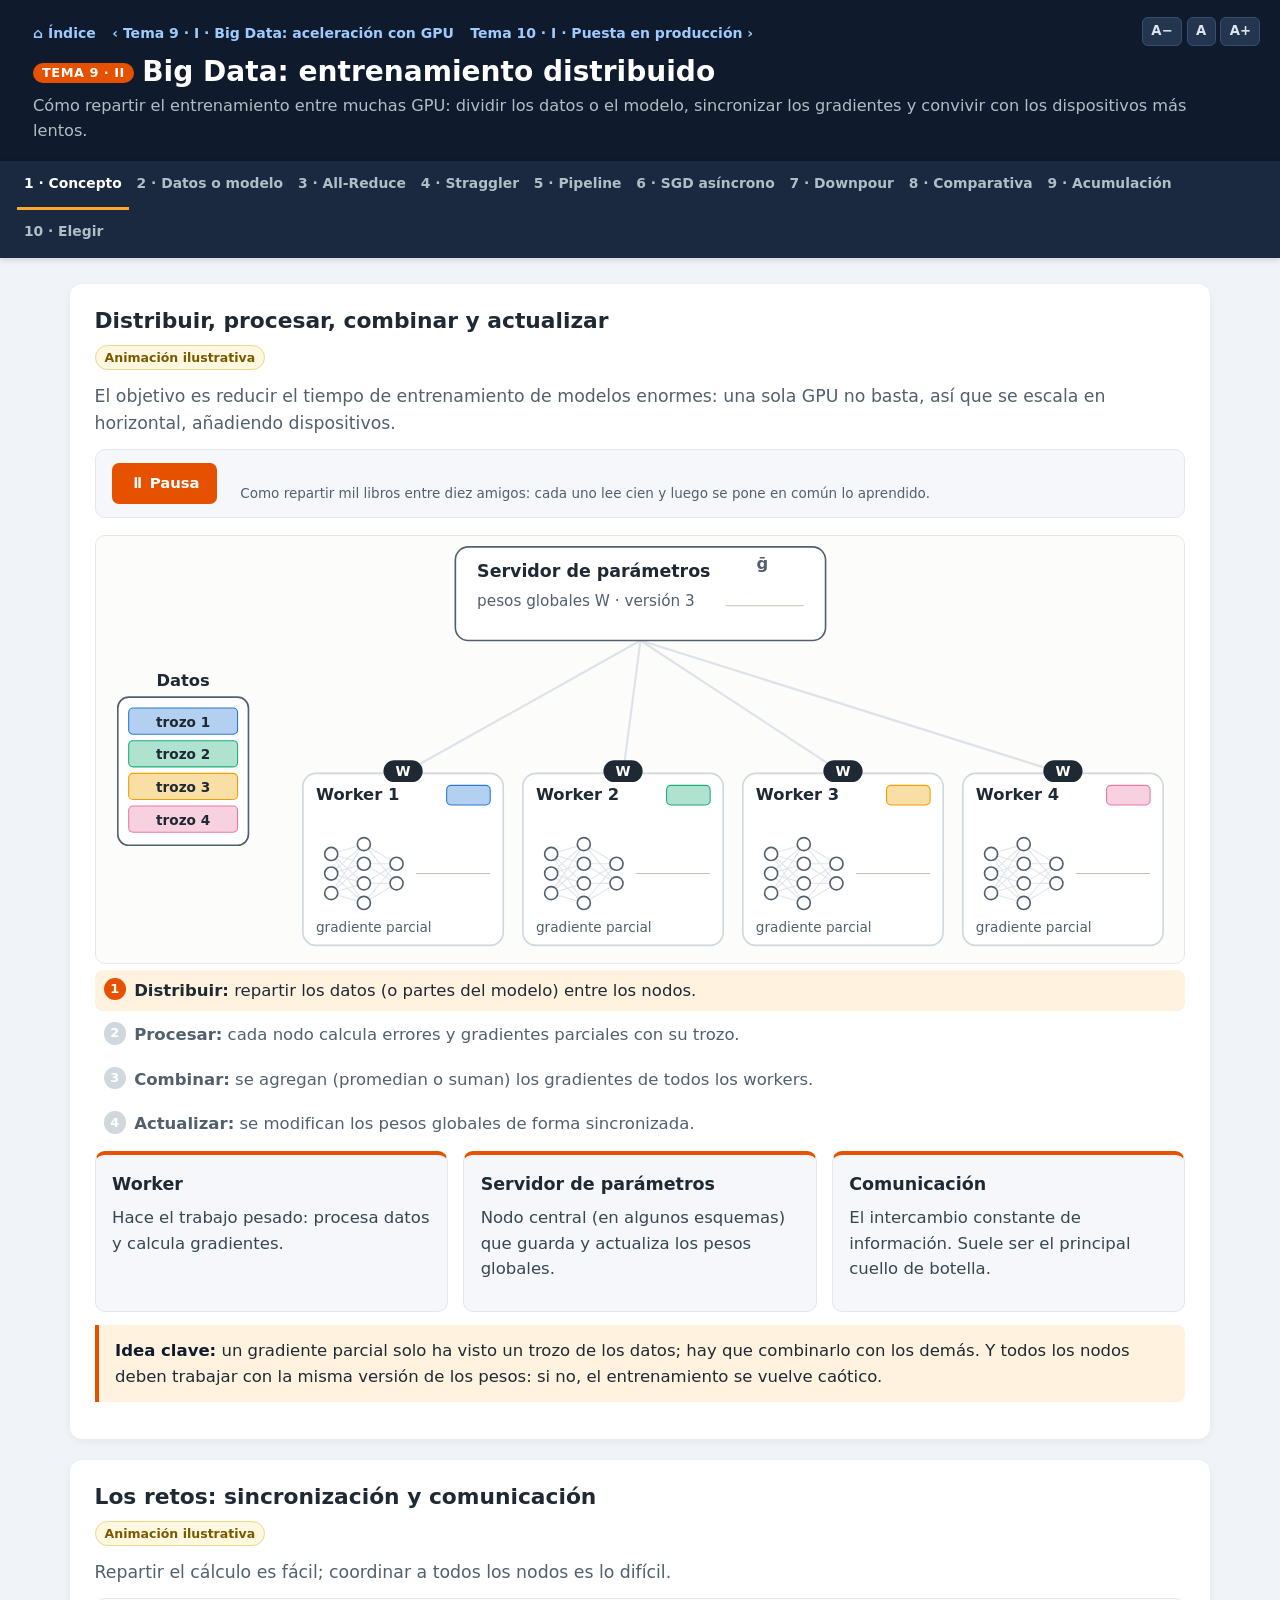
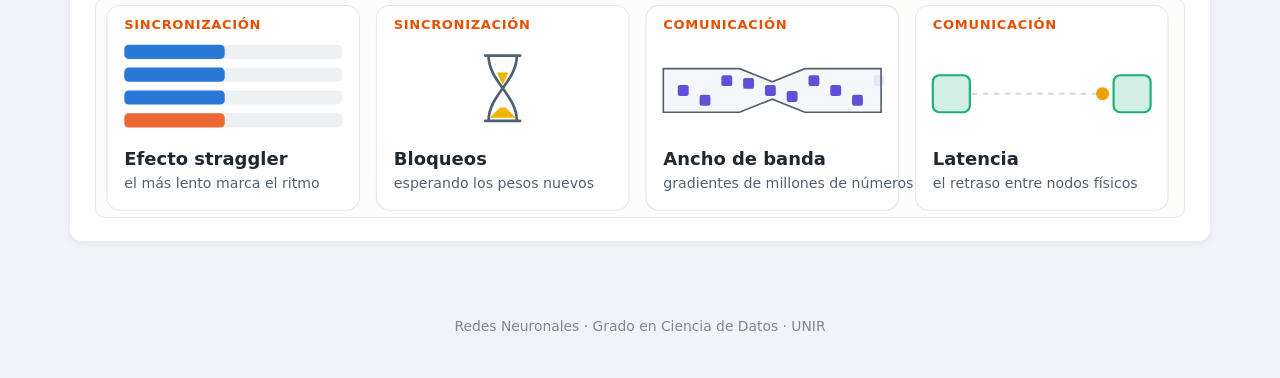
<file: 09_distribuido.html>
<!DOCTYPE html>
<html lang="es-ES">
<head>
<meta charset="UTF-8">
<meta name="viewport" content="width=device-width, initial-scale=1.0">
<title>Tema 9 · II · Big Data: entrenamiento distribuido — Redes Neuronales</title>
<link rel="icon" href="assets/icono.svg" type="image/svg+xml">
<link rel="stylesheet" href="assets/estilo.css">
<style>
  .escena svg { user-select: none; }
  .dos-cols { display: grid; grid-template-columns: repeat(auto-fit, minmax(330px, 1fr)); gap: 1rem; align-items: start; }
  .tres-cols { display: grid; grid-template-columns: repeat(auto-fit, minmax(240px, 1fr)); gap: .9rem; }
  .tabla.compacta td, .tabla.compacta th { padding: .4rem .6rem; }
  .controles.vel { gap: .5rem .9rem; }
  .vel .ctl { min-width: 6.3rem; }
  .vel input[type=range] { width: 6.3rem; }
  .ctl .seg { align-self: flex-start; }
  .vel .titulo-vel { width: 100%; font-size: .82rem; font-weight: 700; color: var(--ink2); margin-bottom: -.4rem; }
  .kpi .v.peq { font-size: 1.15rem; }
  .kpi .v.ok { color: var(--ok); }
  .kpi .v.bad { color: var(--bad); }
  .lista-check { list-style: none; margin-left: 0 !important; }
  .lista-check li { padding-left: 1.7rem; position: relative; }
  .lista-check li::before { content: "✓"; position: absolute; left: .25rem; top: 0; color: var(--acento); font-weight: 800; }
  .preguntas { display: grid; gap: .55rem; }
  .preguntas .fila { display: flex; flex-wrap: wrap; align-items: center; justify-content: space-between; gap: .4rem 1rem; padding: .5rem .8rem; background: #fff; border: 1px solid var(--line); border-radius: 8px; }
  .preguntas .fila span { font-weight: 600; color: var(--ink); }
  .recomendacion { border: 2px solid var(--acento); border-radius: 12px; padding: .9rem 1.1rem; background: var(--acento-l); margin: .8rem 0; }
  .recomendacion h3 { margin: 0 0 .3rem; }
  .recomendacion ul { margin-bottom: 0; }
  .ideas li { margin-bottom: .4rem; }
</style>
</head>
<body class="bloque-esc" data-pagina="09_distribuido.html">

<header class="header">
  <nav class="migas" aria-label="Navegación entre temas"></nav>
  <h1><span class="num-tema">TEMA 9 · II</span>Big Data: entrenamiento distribuido</h1>
  <p>Cómo repartir el entrenamiento entre muchas GPU: dividir los datos o el modelo, sincronizar los gradientes y convivir con los dispositivos más lentos.</p>
</header>

<div class="tabs" role="tablist" aria-label="Pestañas del tema">
  <button class="tab" role="tab" id="t-concepto" aria-controls="p-concepto" aria-selected="true">1 · Concepto</button>
  <button class="tab" role="tab" id="t-dm" aria-controls="p-dm" aria-selected="false">2 · Datos o modelo</button>
  <button class="tab" role="tab" id="t-allreduce" aria-controls="p-allreduce" aria-selected="false">3 · All-Reduce</button>
  <button class="tab" role="tab" id="t-straggler" aria-controls="p-straggler" aria-selected="false">4 · Straggler</button>
  <button class="tab" role="tab" id="t-pipeline" aria-controls="p-pipeline" aria-selected="false">5 · Pipeline</button>
  <button class="tab" role="tab" id="t-asinc" aria-controls="p-asinc" aria-selected="false">6 · SGD asíncrono</button>
  <button class="tab" role="tab" id="t-downpour" aria-controls="p-downpour" aria-selected="false">7 · Downpour</button>
  <button class="tab" role="tab" id="t-compara" aria-controls="p-compara" aria-selected="false">8 · Comparativa</button>
  <button class="tab" role="tab" id="t-acum" aria-controls="p-acum" aria-selected="false">9 · Acumulación</button>
  <button class="tab" role="tab" id="t-elegir" aria-controls="p-elegir" aria-selected="false">10 · Elegir</button>
</div>

<main class="content">

  <!-- ============================================================ 1 · CONCEPTO -->
  <section id="p-concepto" class="panel">
    <div class="card">
      <h2>Distribuir, procesar, combinar y actualizar</h2>
      <div class="meta"><span class="tag illus">Animación ilustrativa</span></div>
      <p class="lead">El objetivo es reducir el tiempo de entrenamiento de modelos enormes: una sola GPU no basta, así que se escala en horizontal, añadiendo dispositivos.</p>
      <div class="controles"><button class="btn" id="cc-play" type="button">⏸ Pausa</button><span class="pie" style="margin:0">Como repartir mil libros entre diez amigos: cada uno lee cien y luego se pone en común lo aprendido.</span></div>
      <div class="escena"><svg id="cc-svg" aria-label="Ciclo del entrenamiento distribuido: los datos se reparten entre cuatro workers, cada uno calcula un gradiente parcial, el servidor de parámetros los combina y actualiza los pesos"></svg></div>
      <ol class="pasos" id="cc-pasos">
        <li><strong>Distribuir:</strong> repartir los datos (o partes del modelo) entre los nodos.</li>
        <li><strong>Procesar:</strong> cada nodo calcula errores y gradientes parciales con su trozo.</li>
        <li><strong>Combinar:</strong> se agregan (promedian o suman) los gradientes de todos los workers.</li>
        <li><strong>Actualizar:</strong> se modifican los pesos globales de forma sincronizada.</li>
      </ol>
      <div class="tres-cols">
        <div class="box acento"><h3>Worker</h3><p>Hace el trabajo pesado: procesa datos y calcula gradientes.</p></div>
        <div class="box acento"><h3>Servidor de parámetros</h3><p>Nodo central (en algunos esquemas) que guarda y actualiza los pesos globales.</p></div>
        <div class="box acento"><h3>Comunicación</h3><p>El intercambio constante de información. Suele ser el principal cuello de botella.</p></div>
      </div>
      <div class="clave"><strong>Idea clave:</strong> un gradiente parcial solo ha visto un trozo de los datos; hay que combinarlo con los demás. Y todos los nodos deben trabajar con la misma versión de los pesos: si no, el entrenamiento se vuelve caótico.</div>
    </div>
    <div class="card">
      <h2>Los retos: sincronización y comunicación</h2>
      <div class="meta"><span class="tag illus">Animación ilustrativa</span></div>
      <p class="lead">Repartir el cálculo es fácil; coordinar a todos los nodos es lo difícil.</p>
      <div class="escena"><svg id="cc-retos" aria-label="Cuatro retos: efecto straggler, bloqueos, ancho de banda y latencia"></svg></div>
    </div>
  </section>

  <!-- ============================================================ 2 · DATOS O MODELO -->
  <section id="p-dm" class="panel">
    <div class="card">
      <h2>Paralelismo de datos frente a paralelismo de modelo</h2>
      <div class="meta"><span class="tag illus">Animación ilustrativa</span></div>
      <p class="lead">Las mismas 4 GPU y una red de 5 capas. A la izquierda, cada GPU tiene el modelo entero y un trozo de los datos; a la derecha, cada GPU tiene unas capas y los datos pasan de una a otra.</p>
      <div class="controles"><button class="btn" id="dm-play" type="button">⏸ Pausa</button></div>
      <div class="escena"><svg id="dm-svg" aria-label="Animación lado a lado: paralelismo de datos con cuatro copias del modelo trabajando a la vez, y paralelismo de modelo con las capas repartidas y una sola GPU trabajando en cada momento"></svg></div>
      <div class="leyenda"><span><i style="background:var(--acento)"></i>hacia delante (activaciones)</span><span><i style="background:var(--s7)"></i>hacia atrás (gradientes)</span><span><i style="background:var(--s4)"></i>sincronizar gradientes (All-Reduce)</span></div>
      <div class="clave"><strong>Idea clave:</strong> con datos, las 4 GPU calculan a la vez, pero cada una necesita el modelo entero en su memoria. Con modelo, cada GPU guarda solo una parte (caben modelos gigantes), pero la GPU 2 no puede empezar hasta que la GPU 1 termine. Son complementarias: los sistemas más avanzados combinan ambas.</div>
    </div>
    <div class="card">
      <h2>Diferencias y cuándo usar cada una</h2>
      <table class="tabla">
        <thead><tr><th></th><th>Paralelismo de datos</th><th>Paralelismo de modelo</th></tr></thead>
        <tbody>
          <tr><td><strong>Qué se divide</strong></td><td>El conjunto de datos (en lotes)</td><td>La arquitectura (por capas)</td></tr>
          <tr><td><strong>El modelo</strong></td><td>Replicado en cada nodo</td><td>Fragmentado entre nodos</td></tr>
          <tr><td><strong>Qué se comunica</strong></td><td>Gradientes y pesos</td><td>Activaciones (delante) y gradientes (atrás)</td></tr>
          <tr><td><strong>Cuándo</strong></td><td>Al final de cada lote</td><td>Entre capas, en cada pasada</td></tr>
        </tbody>
      </table>
      <div class="dos-cols" style="margin-top:.8rem">
        <div class="box acento"><h3>Usa paralelismo de datos si…</h3>
          <ul class="lista-check">
            <li>El modelo cabe entero en la memoria de tu GPU.</li>
            <li>Tienes una cantidad masiva de datos.</li>
            <li>Buscas acelerar el entrenamiento: va muy bien con CNN e imágenes (datos independientes).</li>
          </ul>
          <p class="pie">✓ Rápido, escalable y sin tocar la red. ✗ Sincronizar gradientes consume ancho de banda; va al ritmo del nodo más lento; menos útil con RNN.</p>
        </div>
        <div class="box acento"><h3>Usa paralelismo de modelo si…</h3>
          <ul class="lista-check">
            <li>El modelo es gigante (p. ej. GPT-3 y otros LLM) y no cabe en una GPU.</li>
            <li>La arquitectura tiene ramas complejas que pueden ir en paralelo.</li>
          </ul>
          <p class="pie">✓ Permite modelos que no caben en la VRAM de una tarjeta. ✗ Gran dependencia entre GPU y difícil de implementar bien. Si el modelo cabe en una GPU, solo añade comunicación.</p>
        </div>
      </div>
    </div>
  </section>

  <!-- ============================================================ 3 · ALL-REDUCE -->
  <section id="p-allreduce" class="panel">
    <div class="card">
      <h2>All-Reduce en anillo: todos acaban con el mismo promedio</h2>
      <div class="meta"><span class="tag real">Cálculo real en el navegador</span></div>
      <p class="lead">Cada nodo tiene su vector de gradientes, partido en tantos trozos como nodos. En cada paso, todos pasan un trozo a su vecino a la vez. Tras 2(N − 1) pasos, todos tienen la suma completa.</p>
      <div class="controles">
        <div class="ctl"><span class="etq">Nodos</span>
          <div class="seg" id="ar-n" role="group" aria-label="Número de nodos"><button type="button" data-v="4" aria-pressed="false">4</button><button type="button" data-v="5" aria-pressed="false">5</button><button type="button" data-v="6" aria-pressed="true">6</button></div>
        </div>
        <button class="btn" id="ar-paso" type="button">Paso ▸</button>
        <button class="btn" id="ar-play" type="button">▶ Reproducir</button>
        <button class="btn gris" id="ar-reset" type="button">Reiniciar</button>
        <button class="btn gris" id="ar-nuevos" type="button">Nuevos gradientes</button>
      </div>
      <div class="escena"><svg id="ar-svg" aria-label="Anillo de nodos; cada uno con su vector de gradientes en barras; los trozos viajan al vecino en las fases scatter-reduce y all-gather"></svg></div>
      <div class="kpis">
        <div class="kpi"><div class="t">Fase</div><div class="v peq" id="ar-k1">—</div></div>
        <div class="kpi"><div class="t">Enviado por cada nodo</div><div class="v peq" id="ar-k2">—</div></div>
        <div class="kpi"><div class="t">Con un vector de 100 MB</div><div class="v peq" id="ar-k3">—</div></div>
        <div class="kpi"><div class="t">Comprobación</div><div class="v peq" id="ar-k4">—</div></div>
      </div>
      <ul>
        <li><strong>Scatter-reduce</strong> (N − 1 pasos): cada nodo envía un trozo y suma el que recibe. Al final, cada nodo tiene un trozo con la suma de todos (marcado con borde).</li>
        <li><strong>All-gather</strong> (N − 1 pasos): los trozos completos dan la vuelta al anillo hasta que todos los nodos los tienen. Se divide entre N y queda el promedio.</li>
        <li>Cada nodo envía en total 2(N − 1)/N veces su vector: menos de dos vectores, haya 4 nodos o 400. Por eso el anillo escala bien.</li>
      </ul>
      <div class="clave"><strong>Idea clave:</strong> el principal freno del paralelismo de datos es esta sincronización de gradientes (All-Reduce): mueve millones de números en cada lote. El anillo reparte ese tráfico por igual entre todos los nodos.</div>
    </div>
  </section>

  <!-- ============================================================ 4 · STRAGGLER -->
  <section id="p-straggler" class="panel">
    <div class="card">
      <h2>El efecto straggler: todos esperan al más lento</h2>
      <div class="meta"><span class="tag illus">Simulación</span></div>
      <p class="lead">En SGD síncrono nadie actualiza los pesos hasta que todos han terminado su lote: el worker más lento marca el ritmo del grupo.</p>
      <div class="controles">
        <div class="ctl"><span class="etq">Modo</span>
          <div class="seg" id="st-modo" role="group" aria-label="Modo de sincronización"><button type="button" data-v="sinc" aria-pressed="true">Síncrono</button><button type="button" data-v="asinc" aria-pressed="false">Asíncrono</button></div>
        </div>
        <div class="ctl"><span class="etq">Velocidades</span>
          <div class="seg" id="st-pre" role="group" aria-label="Velocidades predefinidas"><button type="button" data-v="iguales" aria-pressed="false">Iguales</button><button type="button" data-v="lento" aria-pressed="true">Uno lento</button><button type="button" data-v="variados" aria-pressed="false">Variados</button></div>
        </div>
        <div class="ctl"><label for="st-var">Variabilidad entre lotes</label><input id="st-var" type="range" min="0" max="50" step="5" value="10"><output id="st-varo">10 %</output></div>
        <button class="btn" id="st-play" type="button">▶ Reproducir</button>
      </div>
      <div class="controles vel" id="st-vel"><div class="titulo-vel">Velocidad relativa de cada worker</div></div>
      <canvas id="st-cv" class="lienzo" aria-label="Cronograma de 8 workers: tiempo calculando, esperando al más lento y sincronizando"></canvas>
      <div class="leyenda"><span><i style="background:var(--s1)"></i>calcula su lote</span><span><i style="background:repeating-linear-gradient(45deg,#E57373 0 2px,#FFEBEE 2px 5px);height:10px;width:16px"></i>espera al más lento</span><span><i style="background:var(--s4)"></i>comunica gradientes</span></div>
      <div class="kpis">
        <div class="kpi"><div class="t">Eficiencia (tiempo útil)</div><div class="v" id="st-k1">—</div></div>
        <div class="kpi"><div class="t">Espera total (8 workers)</div><div class="v" id="st-k2">—</div></div>
        <div class="kpi"><div class="t">Lotes procesados</div><div class="v" id="st-k3">—</div></div>
        <div class="kpi"><div class="t">Actualizaciones de los pesos</div><div class="v" id="st-k4">—</div></div>
      </div>
      <p class="pie">Velocidades y tiempos supuestos (u.t. = unidades de tiempo). Ventana de 40 u.t.; comunicar los gradientes cuesta 0,6 u.t. por lote.</p>
      <div class="clave"><strong>Idea clave:</strong> si tienes 100 GPU y una va un 10 % más lenta, las otras 99 esperan en cada iteración. El modo asíncrono elimina la espera, pero a cambio cada worker calcula con pesos que otros ya han cambiado (pestaña 6).</div>
    </div>
  </section>

  <!-- ============================================================ 5 · PIPELINE -->
  <section id="p-pipeline" class="panel">
    <div class="card">
      <h2>Pipeline: micro-lotes para reducir las burbujas</h2>
      <div class="meta"><span class="tag real">Cálculo real (aritmética del cronograma)</span></div>
      <p class="lead">El modelo se parte en etapas, una por GPU (p. ej. GPU 0: capas 1-10; GPU 1: capas 11-20). Si el lote se trocea en micro-lotes, varias etapas trabajan a la vez, como en una cadena de montaje.</p>
      <div class="controles">
        <div class="ctl"><label for="pp-p">GPU (etapas)</label><input id="pp-p" type="range" min="2" max="8" step="1" value="4"><output id="pp-po">4</output></div>
        <div class="ctl"><label for="pp-m">Micro-lotes</label><input id="pp-m" type="range" min="1" max="8" step="1" value="4"><output id="pp-mo">4</output></div>
        <button class="btn" id="pp-play" type="button">▶ Reproducir</button>
        <div class="kpis">
          <div class="kpi"><div class="t">Burbuja</div><div class="v" id="pp-k1">—</div></div>
          <div class="kpi"><div class="t">Uso de las GPU</div><div class="v" id="pp-k2">—</div></div>
        </div>
      </div>
      <canvas id="pp-cv" class="lienzo" aria-label="Cronograma de pipeline: GPU en filas y tiempo en horizontal, con los micro-lotes hacia delante y hacia atrás y las burbujas"></canvas>
      <div class="leyenda"><span><i style="background:var(--s1);height:10px"></i>hacia delante (color = micro-lote)</span><span><i style="background:repeating-linear-gradient(45deg,var(--s1) 0 3px,#fff 3px 6px);height:10px;width:16px"></i>hacia atrás (dura el doble)</span><span><i style="background:repeating-linear-gradient(45deg,#B0BEC5 0 2px,#F3F5F7 2px 5px);height:10px;width:16px"></i>burbuja: GPU esperando</span></div>
      <div class="formula" id="pp-form"></div>
      <div class="dos-cols">
        <div>
          <h3>La burbuja se encoge con más micro-lotes</h3>
          <canvas id="pp-graf" class="lienzo" aria-label="Fracción de burbuja frente al número de micro-lotes para el número de GPU elegido"></canvas>
        </div>
        <div>
          <h3>Ventajas y desafíos</h3>
          <div class="bien" style="margin-top:.3rem"><ul style="margin-bottom:0">
            <li>Entrena modelos más grandes que la memoria de una GPU.</li>
            <li>Más uso del hardware que el paralelismo de modelo puro.</li>
            <li>Comunicación punto a punto, más barata que un All-Reduce global.</li>
          </ul></div>
          <div class="mal"><ul style="margin-bottom:0">
            <li>Complejo: hay que equilibrar la carga entre etapas.</li>
            <li>Guarda las activaciones en memoria hasta el paso atrás (stashing).</li>
            <li>Las burbujas pesan más si el pipeline es muy profundo.</li>
          </ul></div>
        </div>
      </div>
      <div class="clave"><strong>Idea clave:</strong> con 1 micro-lote es paralelismo de modelo puro y la mayor parte del tiempo es burbuja. Frente a él, el pipeline mejora el uso concurrente del hardware: menos tiempos muertos.</div>
    </div>
  </section>

  <!-- ============================================================ 6 · SGD ASÍNCRONO -->
  <section id="p-asinc" class="panel">
    <div class="card">
      <h2>Gradientes obsoletos: dar indicaciones con un mapa antiguo</h2>
      <div class="meta"><span class="tag real">Descenso del gradiente real sobre una pérdida 2D</span></div>
      <p class="lead">En SGD asíncrono, el gradiente se calcula con los pesos de hace τ actualizaciones y se aplica sobre los pesos actuales. Pulsa en el mapa para elegir el punto de partida.</p>
      <div class="controles">
        <div class="ctl"><label for="as-tau">Retraso τ (actualizaciones)</label><input id="as-tau" type="range" min="0" max="5" step="1" value="2"><output id="as-tauo">2</output></div>
        <div class="ctl"><label for="as-lr">Tasa de aprendizaje η</label><input id="as-lr" type="range" min="0.02" max="0.3" step="0.01" value="0.12"><output id="as-lro">0,12</output></div>
        <button class="btn" id="as-play" type="button">▶ Reproducir</button>
        <button class="btn" id="as-paso" type="button">Paso ▸</button>
        <button class="btn gris" id="as-reset" type="button">Reiniciar</button>
      </div>
      <div class="dos-cols">
        <canvas id="as-cv" class="lienzo" aria-label="Curvas de nivel de la pérdida con la trayectoria síncrona y la asíncrona con gradientes obsoletos"></canvas>
        <canvas id="as-graf" class="lienzo" aria-label="Pérdida frente al número de actualizaciones, en escala logarítmica, para el caso síncrono y el asíncrono"></canvas>
      </div>
      <div class="leyenda"><span><i style="background:var(--s1)"></i>síncrono (τ = 0)</span><span><i style="background:var(--s2)"></i>asíncrono con retraso τ</span><span><i style="background:var(--s3)"></i>gradiente correcto (en la posición actual)</span><span><i style="background:var(--s5)"></i>gradiente obsoleto (de hace τ pasos)</span></div>
      <div class="kpis">
        <div class="kpi"><div class="t">Actualización</div><div class="v" id="as-k1">0</div></div>
        <div class="kpi"><div class="t">Pérdida síncrono</div><div class="v" id="as-k2">—</div></div>
        <div class="kpi"><div class="t">Pérdida asíncrono</div><div class="v" id="as-k3">—</div></div>
      </div>
      <div class="clave"><strong>Idea clave:</strong> el SGD asíncrono rompe la barrera de sincronización y aumenta el caudal, pero introduce gradientes obsoletos (staleness). Con retrasos grandes, el modelo oscila o diverge; bajar la tasa de aprendizaje lo estabiliza.</div>
    </div>
  </section>

  <!-- ============================================================ 7 · DOWNPOUR -->
  <section id="p-downpour" class="panel">
    <div class="card">
      <h2>Downpour SGD: réplicas que no se esperan</h2>
      <div class="meta"><span class="tag illus">Simulación</span></div>
      <p class="lead">Propuesto por Google (Dean et al., 2012): un servidor de parámetros repartido en fragmentos y muchas réplicas del modelo que leen pesos (pull) y envían gradientes (push) a su ritmo.</p>
      <div class="controles">
        <button class="btn" id="dp-play" type="button">⏸ Pausa</button>
        <button class="btn gris" id="dp-fallo" type="button">✗ Fallo de la réplica 3</button>
        <button class="btn gris" id="dp-servidor" type="button">✗ Fallo del fragmento 2</button>
      </div>
      <div class="escena"><svg id="dp-svg" aria-label="Dos fragmentos del servidor de parámetros arriba y seis réplicas abajo que hacen pull de pesos, calculan y hacen push de gradientes de forma asíncrona"></svg></div>
      <div class="leyenda"><span><i class="punto" style="background:var(--s1)"></i>pull: pesos hacia la réplica</span><span><i class="punto" style="background:var(--s2)"></i>push: gradientes hacia el servidor</span><span><i style="background:#F0B400"></i>réplica trabajando con pesos viejos</span></div>
      <div class="kpis">
        <div class="kpi"><div class="t">Actualizaciones aplicadas</div><div class="v" id="dp-k1">0</div></div>
        <div class="kpi"><div class="t">Réplicas activas</div><div class="v" id="dp-k2">6 de 6</div></div>
        <div class="kpi"><div class="t">Retraso medio de un push</div><div class="v" id="dp-k3">—</div></div>
      </div>
      <ol class="pasos" id="dp-pasos">
        <li><strong>Pull:</strong> la réplica lee los pesos actuales de cada fragmento.</li>
        <li><strong>Calcula</strong> el gradiente con su lote de datos.</li>
        <li><strong>Push:</strong> envía el gradiente; el servidor lo aplica en cuanto llega, sin esperar a nadie.</li>
      </ol>
      <div class="clave"><strong>Idea clave:</strong> nadie espera a nadie y hay tolerancia a fallos: si una réplica cae, el entrenamiento sigue con las demás; si cae un servidor, se recupera de su copia de seguridad. El precio es que muchas réplicas calculan con pesos de varias versiones atrás.</div>
    </div>
  </section>

  <!-- ============================================================ 8 · COMPARATIVA -->
  <section id="p-compara" class="panel">
    <div class="card">
      <h2>Síncrono frente a asíncrono</h2>
      <table class="tabla">
        <thead><tr><th>Característica</th><th>SGD síncrono</th><th>SGD asíncrono / Downpour</th></tr></thead>
        <tbody>
          <tr><td><strong>Consistencia</strong></td><td>Alta: matemáticamente idéntico a SGD en una máquina</td><td>Baja: gradientes obsoletos (staleness)</td></tr>
          <tr><td><strong>Velocidad</strong></td><td>Limitada por el worker más lento</td><td>Alta: sin esperas</td></tr>
          <tr><td><strong>Uso del hardware</strong></td><td>Bajo: tiempos muertos al sincronizar</td><td>Alto: cálculo continuo</td></tr>
          <tr><td><strong>Convergencia</strong></td><td>Estable</td><td>Ruidosa: hay que ajustar la tasa de aprendizaje</td></tr>
        </tbody>
      </table>
    </div>
    <div class="card">
      <h2>Caudal frente a convergencia</h2>
      <div class="meta"><span class="tag illus">Simulación: tiempos simulados</span><span class="tag real">Descenso del gradiente real sobre un problema de juguete</span></div>
      <p class="lead">Los mismos workers entrenan la misma pérdida 2D con gradientes ruidosos. En síncrono se promedian los gradientes de todos y se espera al más lento; en asíncrono cada gradiente se aplica en cuanto llega.</p>
      <div class="controles">
        <div class="ctl"><label for="sa-n">Workers</label><input id="sa-n" type="range" min="2" max="16" step="1" value="6"><output id="sa-no">6</output></div>
        <div class="ctl"><label for="sa-het">Diferencia de velocidad</label><input id="sa-het" type="range" min="0" max="100" step="10" value="50"><output id="sa-heto">50 %</output></div>
        <div class="ctl"><label for="sa-lat">Latencia de la red</label><input id="sa-lat" type="range" min="0" max="2" step="0.1" value="0.5"><output id="sa-lato">0,5 u.t.</output></div>
        <div class="ctl"><label for="sa-lr">Tasa de aprendizaje η</label><input id="sa-lr" type="range" min="0.01" max="0.12" step="0.01" value="0.05"><output id="sa-lro">0,05</output></div>
        <button class="btn gris" id="sa-otra" type="button">↻ Otra simulación</button>
      </div>
      <div class="dos-cols">
        <div><h3>Pérdida a lo largo del tiempo</h3><canvas id="sa-loss" class="lienzo" aria-label="Pérdida frente al tiempo simulado, en escala logarítmica, para SGD síncrono y asíncrono"></canvas></div>
        <div><h3>Actualizaciones aplicadas (caudal)</h3><canvas id="sa-upd" class="lienzo" aria-label="Número de actualizaciones de los pesos frente al tiempo simulado para SGD síncrono y asíncrono"></canvas></div>
      </div>
      <div class="leyenda"><span><i style="background:var(--s1)"></i>SGD síncrono</span><span><i style="background:var(--s2)"></i>SGD asíncrono</span></div>
      <div class="kpis">
        <div class="kpi"><div class="t">Uso del hardware · síncrono</div><div class="v peq" id="sa-k1">—</div></div>
        <div class="kpi"><div class="t">Uso del hardware · asíncrono</div><div class="v peq" id="sa-k2">—</div></div>
        <div class="kpi"><div class="t">Pérdida media al final · síncrono</div><div class="v peq" id="sa-k3">—</div></div>
        <div class="kpi"><div class="t">Pérdida media al final · asíncrono</div><div class="v peq" id="sa-k4">—</div></div>
      </div>
      <p class="pie">Modelo de la simulación: cada worker tarda en su lote un tiempo que depende de su velocidad (con ±20 % de azar) y cada envío cuesta la latencia de la red. La pérdida es una función cuadrática 2D y cada gradiente lleva ruido, como en un mini-lote. Sube η para ver cómo el asíncrono se vuelve inestable antes que el síncrono.</p>
      <div class="clave"><strong>Idea clave:</strong> el asíncrono aplica muchas más actualizaciones por unidad de tiempo, pero cada una es más ruidosa y llega con retraso. El síncrono avanza menos veces, pero cada paso es fiable.</div>
    </div>
  </section>

  <!-- ============================================================ 9 · ACUMULACIÓN -->
  <section id="p-acum" class="panel">
    <div class="card">
      <h2>Acumulación de gradientes: un lote grande en trozos</h2>
      <div class="meta"><span class="tag real">Cálculo real en el navegador</span></div>
      <p class="lead">Si el lote grande no cabe en la VRAM, se procesan varios micro-lotes, se suman sus gradientes y se hace una sola actualización. Lote efectivo = micro-lote × pasos de acumulación.</p>
      <div class="controles">
        <div class="ctl"><span class="etq">Cómo se procesa</span>
          <div class="seg" id="ac-modo" role="group" aria-label="Modo"><button type="button" data-v="acum" aria-pressed="true">Acumulando micro-lotes</button><button type="button" data-v="directo" aria-pressed="false">Lote grande de golpe</button></div>
        </div>
        <div class="ctl"><span class="etq">Micro-lote</span>
          <div class="seg" id="ac-mb" role="group" aria-label="Tamaño del micro-lote"><button type="button" data-v="32" aria-pressed="false">32</button><button type="button" data-v="64" aria-pressed="true">64</button><button type="button" data-v="128" aria-pressed="false">128</button></div>
        </div>
        <div class="ctl"><label for="ac-k">Pasos de acumulación</label><input id="ac-k" type="range" min="1" max="8" step="1" value="4"><output id="ac-ko">4</output></div>
        <button class="btn" id="ac-play" type="button">▶ Reproducir</button>
        <button class="btn" id="ac-paso" type="button">Paso ▸</button>
        <button class="btn gris" id="ac-reset" type="button">Reiniciar</button>
      </div>
      <div class="escena"><svg id="ac-svg" aria-label="Memoria de la GPU, micro-lotes que se procesan uno a uno, gradientes que se suman en un acumulador y una única actualización de los pesos"></svg></div>
      <div class="kpis">
        <div class="kpi"><div class="t">Lote efectivo</div><div class="v" id="ac-k1">—</div></div>
        <div class="kpi"><div class="t">Ejemplos en memoria a la vez</div><div class="v" id="ac-k2">—</div></div>
        <div class="kpi"><div class="t">Actualizaciones de los pesos</div><div class="v" id="ac-k3">0</div></div>
        <div class="kpi"><div class="t">Diferencia con el lote completo</div><div class="v peq" id="ac-k4">—</div></div>
      </div>
      <p class="pie">Gradientes reales de una regresión lineal con 5 entradas y sesgo (6 parámetros) sobre datos sintéticos, con los pesos actuales fijos. Supuesto ilustrativo: en esta GPU caben 96 ejemplos a la vez.</p>
      <div class="clave"><strong>Idea clave:</strong> la media de los gradientes de k micro-lotes iguales es exactamente el gradiente del lote completo. Se gana memoria a cambio de tiempo, y en entrenamiento distribuido se sincroniza una vez cada k micro-lotes: menos comunicación.</div>
    </div>
  </section>

  <!-- ============================================================ 10 · ELEGIR -->
  <section id="p-elegir" class="panel">
    <div class="card">
      <h2>¿Qué estrategia elegir?</h2>
      <p class="lead">No existe una «bala de plata»: la estrategia se adapta al modelo, a los datos y a la infraestructura. Marca lo que encaja con tu caso o elige un ejemplo.</p>
      <div class="controles">
        <div class="ctl"><span class="etq">Casos de ejemplo</span>
          <div class="seg" id="el-caso" role="group" aria-label="Casos de ejemplo"><button type="button" data-v="cnn" aria-pressed="true">CNN de imágenes</button><button type="button" data-v="llm" aria-pressed="false">LLM gigante</button><button type="button" data-v="rnn" aria-pressed="false">RNN de series</button><button type="button" data-v="lenta" aria-pressed="false">Red de nodos lenta</button></div>
        </div>
      </div>
      <div class="dos-cols">
        <div class="preguntas" id="el-preg"></div>
        <div class="escena"><svg id="el-svg" aria-label="Diagrama de decisión que se ilumina según las respuestas"></svg></div>
      </div>
      <div class="recomendacion" id="el-rec"></div>
      <h3>Tres ideas para llevarse</h3>
      <ul class="ideas">
        <li>El principal freno del paralelismo de datos es la <strong>sincronización de gradientes</strong> (All-Reduce).</li>
        <li>Lo que mejora el pipeline frente al paralelismo de modelo simple es el <strong>uso concurrente del hardware</strong>: menos tiempos muertos.</li>
        <li>El riesgo de la asincronía son los <strong>gradientes obsoletos</strong> (staleness).</li>
      </ul>
      <div class="clave"><strong>Idea clave:</strong> el obstáculo para escalar no es la capacidad de cálculo bruta, sino la coordinación. Sincronizar millones de parámetros entre cientos de GPU genera un tráfico que puede anular las ganancias: comunica solo lo estrictamente necesario.</div>
    </div>
  </section>

</main>
<footer class="footer">Redes Neuronales · Grado en Ciencia de Datos · UNIR</footer>

<script src="assets/comun.js"></script>
<script>
(function () {
  "use strict";
  const C = RN.color, S = RN.svg;
  const $ = function (id) { return document.getElementById(id); };
  const AC = RN.acento(), ACL = "#FFE9D6", OCIO = "#E57373", AVISO = "#F0B400", AVISO_L = "#FFF8E1";

  // ------------------------------------------------------------------ utilidades
  function txt(p, x, y, s, o) {
    const a = { x: x, y: y, "font-size": 14, fill: C.ink };
    if (o) for (const k in o) a[k] = o[k];
    a.text = s;
    return S("text", a, p);
  }
  function rect(p, x, y, w, h, o) {
    const a = { x: x, y: y, width: Math.max(0, w), height: Math.max(0, h), rx: 8 };
    if (o) for (const k in o) a[k] = o[k];
    return S("rect", a, p);
  }
  function vaciar(e) { while (e.firstChild) e.removeChild(e.firstChild); }
  function caja(svg, vb) { svg.setAttribute("viewBox", vb); svg.setAttribute("role", "img"); }
  function segmentado(id, fn) {
    const bs = Array.from($(id).querySelectorAll("button"));
    bs.forEach(function (b) {
      b.addEventListener("click", function () {
        bs.forEach(function (x) { x.setAttribute("aria-pressed", x === b ? "true" : "false"); });
        fn(b.dataset.v, b);
      });
    });
    return function (v) { bs.forEach(function (x) { x.setAttribute("aria-pressed", x.dataset.v === v ? "true" : "false"); }); };
  }
  function rr(ctx, x, y, w, h, r) {
    r = Math.max(0, Math.min(r, w / 2, h / 2));
    ctx.beginPath(); ctx.moveTo(x + r, y);
    ctx.arcTo(x + w, y, x + w, y + h, r); ctx.arcTo(x + w, y + h, x, y + h, r);
    ctx.arcTo(x, y + h, x, y, r); ctx.arcTo(x, y, x + w, y, r); ctx.closePath();
  }
  function fuente(ctx, px, peso) { ctx.font = (peso || 400) + " " + px + "px system-ui, -apple-system, 'Segoe UI', Roboto, Arial, sans-serif"; }
  function num(x, d) { return Number.isFinite(x) ? x.toLocaleString("es-ES", { maximumFractionDigits: d === undefined ? 2 : d }) : "—"; }
  function rayado(ctx, x, y, w, h) {
    if (w <= 0.5) return;
    ctx.save(); ctx.beginPath(); ctx.rect(x, y, w, h); ctx.clip();
    ctx.fillStyle = "#FFEBEE"; ctx.fillRect(x, y, w, h);
    ctx.strokeStyle = OCIO; ctx.lineWidth = 1.4;
    for (let k = -h; k < w; k += 6) { ctx.beginPath(); ctx.moveTo(x + k, y + h); ctx.lineTo(x + k + h, y); ctx.stroke(); }
    ctx.restore();
  }
  function hueco(ctx, x, y, w, h) {
    if (w <= 0.5) return;
    ctx.save(); ctx.beginPath(); ctx.rect(x, y, w, h); ctx.clip();
    ctx.fillStyle = "#F3F5F7"; ctx.fillRect(x, y, w, h);
    ctx.strokeStyle = "#B0BEC5"; ctx.lineWidth = 1.2;
    for (let k = -h; k < w; k += 6) { ctx.beginPath(); ctx.moveTo(x + k, y + h); ctx.lineTo(x + k + h, y); ctx.stroke(); }
    ctx.restore();
  }
  function rayas(ctx, x, y, w, h, col) {
    if (w <= 0.5) return;
    ctx.save(); ctx.beginPath(); ctx.rect(x, y, w, h); ctx.clip();
    ctx.fillStyle = RN.mezcla("#ffffff", col, 0.3); ctx.fillRect(x, y, w, h);
    ctx.strokeStyle = col; ctx.lineWidth = 3;
    for (let k = -h; k < w; k += 8) { ctx.beginPath(); ctx.moveTo(x + k, y + h); ctx.lineTo(x + k + h, y); ctx.stroke(); }
    ctx.restore();
  }
  // Bucle que arranca solo (se congela si la pestaña está oculta); con movimiento reducido, un fotograma fijo.
  function bucle(paso, el, btn, tFijo) {
    if (RN.reducirMovimiento) { paso(0, tFijo || 1); if (btn) btn.textContent = "▶ Reproducir"; }
    const a = RN.anima(function (dt, t) { paso(dt, t); }, el);
    if (btn) RN.botonPlay(btn, a, ["▶ Reproducir", "⏸ Pausa"]);
    if (!RN.reducirMovimiento) a.iniciar();
    return a;
  }
  const flecha = function (svg, id, col) {
    const d = S("defs", {}, svg);
    d.innerHTML = '<marker id="' + id + '" viewBox="0 0 10 10" refX="8" refY="5" markerWidth="7" markerHeight="7" orient="auto-start-reverse"><path d="M0,0 L10,5 L0,10 z" fill="' + col + '"/></marker>';
  };

  // ===================================================================== 1 · CONCEPTO
  (function () {
    const svg = $("cc-svg");
    caja(svg, "0 0 1000 392");
    const WX = [190, 392, 594, 796], WY = 218, WW = 184, WH = 158;
    const COL = [C.s1, C.s3, C.s4, C.s5];
    // enlaces de comunicación
    WX.forEach(function (x) { S("line", { x1: 500, y1: 96, x2: x + WW / 2, y2: WY, stroke: "#DDE3E8", "stroke-width": 2 }, svg); });
    // servidor
    const srv = rect(svg, 330, 10, 340, 86, { rx: 12, fill: "#fff", stroke: C.ink2, "stroke-width": 1.5 });
    txt(svg, 350, 38, "Servidor de parámetros", { "font-size": 16, "font-weight": 800 });
    const ver = txt(svg, 350, 64, "", { "font-size": 14, fill: C.ink2 });
    const regla = txt(svg, 350, 85, "", { "font-size": 13.5, fill: AC, "font-weight": 700 });
    txt(svg, 612, 30, "ḡ", { "font-size": 15, "font-weight": 800, "text-anchor": "middle", fill: C.ink2 });
    S("line", { x1: 578, y1: 64, x2: 650, y2: 64, stroke: C.axis }, svg);
    const barS = [0, 1, 2, 3].map(function (c) { return rect(svg, 582 + c * 17, 64, 12, 0, { rx: 2, fill: C.s7 }); });
    // datos
    txt(svg, 80, 138, "Datos", { "font-size": 15, "font-weight": 800, "text-anchor": "middle" });
    rect(svg, 20, 148, 120, 136, { rx: 10, fill: "#fff", stroke: C.ink2, "stroke-width": 1.5 });
    COL.forEach(function (c, k) { rect(svg, 30, 158 + k * 30, 100, 24, { rx: 4, fill: RN.mezcla("#ffffff", c, 0.35), stroke: c }); txt(svg, 80, 175 + k * 30, "trozo " + (k + 1), { "font-size": 12.5, "text-anchor": "middle", "font-weight": 700 }); });
    // workers
    const W = WX.map(function (x, k) {
      const r = rect(svg, x, WY, WW, WH, { rx: 12, fill: "#fff", stroke: "#CFD8DC", "stroke-width": 1.5 });
      txt(svg, x + 12, WY + 24, "Worker " + (k + 1), { "font-size": 15, "font-weight": 800 });
      const chip = rect(svg, x + 132, WY + 11, 40, 18, { rx: 4, fill: RN.mezcla("#ffffff", COL[k], 0.35), stroke: COL[k], opacity: 0 });
      const wv = txt(svg, x + 12, WY + 45, "", { "font-size": 12.5, fill: C.ink2 });
      const capas = [3, 4, 2], nodos = [];
      capas.forEach(function (n, l) {
        const cx = x + 26 + l * 30;
        for (let j = 0; j < n; j++) { const cy = WY + 92 + (j - (n - 1) / 2) * 18; nodos.push({ l: l, cx: cx, cy: cy }); }
      });
      nodos.forEach(function (a) { nodos.forEach(function (b) { if (b.l === a.l + 1) S("line", { x1: a.cx, y1: a.cy, x2: b.cx, y2: b.cy, stroke: "#E1E5EA", "stroke-width": 1 }, svg); }); });
      nodos.forEach(function (n) { n.e = S("circle", { cx: n.cx, cy: n.cy, r: 6, fill: "#fff", stroke: C.ink2, "stroke-width": 1.5 }, svg); });
      S("line", { x1: x + 104, y1: WY + 92, x2: x + 172, y2: WY + 92, stroke: C.axis }, svg);
      const barras = [0, 1, 2, 3].map(function (c) { return rect(svg, x + 108 + c * 16, WY + 92, 11, 0, { rx: 2, fill: C.s7 }); });
      txt(svg, x + 12, WY + 146, "gradiente parcial", { "font-size": 12.5, fill: C.ink2 });
      return { r: r, chip: chip, wv: wv, nodos: nodos, barras: barras, x: x };
    });
    // piezas móviles
    const vuelo = COL.map(function (c) { return rect(svg, 0, 0, 40, 18, { rx: 4, fill: RN.mezcla("#ffffff", c, 0.35), stroke: c, opacity: 0 }); });
    const pesos = WX.map(function () { const g = S("g", { opacity: 0 }, svg); rect(g, -18, -10, 36, 20, { rx: 10, fill: C.ink }); txt(g, 0, 4.5, "W", { "font-size": 12.5, "font-weight": 800, fill: "#fff", "text-anchor": "middle" }); return g; });
    const grads = WX.map(function () { const g = S("g", { opacity: 0 }, svg); const bs = [0, 1, 2, 3].map(function (c) { return rect(g, c * 9, 0, 7, 0, { rx: 1.5, fill: C.s7 }); }); return { g: g, bs: bs }; });
    const lis = Array.from($("cc-pasos").children);
    let ciclo = -1, G = null, ver0 = 3;
    const FASE = 1.9, CICLO = 4 * FASE;
    function nuevosGrad(k) { const r = RN.rng(31 + k * 7); return [0, 1, 2, 3].map(function () { return [0, 1, 2, 3].map(function () { return (r() * 2 - 1) * 0.9; }); }); }
    const alto = function (v) { return Math.abs(v) * 30; };
    function barra(e, x0, base, v, u) { const h = alto(v) * u; e.setAttribute("y", (v >= 0 ? base - h : base).toFixed(1)); e.setAttribute("height", h.toFixed(1)); e.setAttribute("fill", v >= 0 ? C.pos : C.neg); }
    function paso(dt, t) {
      const k = Math.floor(t / CICLO);
      if (k !== ciclo) { ciclo = k; G = nuevosGrad(k); }
      const tc = t - k * CICLO, f = Math.min(3, Math.floor(tc / FASE)), u = (tc - f * FASE) / FASE;
      const v = ver0 + k + (f === 3 && u > 0.35 ? 1 : 0);
      ver.textContent = "pesos globales W · versión " + v;
      regla.textContent = f === 3 ? "W ← W − η · ḡ" : f === 2 ? "ḡ = promedio de los 4 gradientes" : "";
      srv.setAttribute("stroke", f === 3 || (f === 2 && u > 0.5) ? AC : C.ink2); srv.setAttribute("stroke-width", f >= 2 ? 2.5 : 1.5);
      lis.forEach(function (li, i) { li.classList.toggle("activo", i === f); });
      const media = [0, 1, 2, 3].map(function (c) { return (G[0][c] + G[1][c] + G[2][c] + G[3][c]) / 4; });
      W.forEach(function (w, i) {
        const ui = RN.suave(Math.min(1, u / 0.8));
        // fase 0: trozos de datos y pesos viajan
        const dy0 = 158 + i * 30 + 12;
        if (f === 0) {
          vuelo[i].setAttribute("x", RN.lerp(30 + 30, w.x + 132, ui).toFixed(1)); vuelo[i].setAttribute("y", RN.lerp(dy0 - 9, WY + 11, ui).toFixed(1));
          vuelo[i].setAttribute("opacity", u < 0.9 ? 1 : 0);
          pesos[i].setAttribute("transform", "translate(" + RN.lerp(500, w.x + WW / 2, ui).toFixed(1) + "," + RN.lerp(96, WY - 2, ui).toFixed(1) + ")");
          pesos[i].setAttribute("opacity", u < 0.92 ? 1 : 0);
        } else { vuelo[i].setAttribute("opacity", 0); pesos[i].setAttribute("opacity", 0); }
        w.chip.setAttribute("opacity", f === 0 ? (u > 0.85 ? 1 : 0) : 1);
        w.wv.textContent = f === 0 && u < 0.85 ? "" : "con pesos versión " + (ver0 + k);
        // fase 1: la red calcula y aparece el gradiente parcial
        w.nodos.forEach(function (n) {
          const act = f === 1 && (u * 4 > n.l && u * 4 < n.l + 1.6 || u * 4 > 4 - (n.l + 1) * 0.7 && u > 0.6);
          n.e.setAttribute("fill", act ? AC : "#fff"); n.e.setAttribute("stroke", act ? AC : C.ink2);
        });
        w.r.setAttribute("stroke", f === 1 ? AC : "#CFD8DC"); w.r.setAttribute("stroke-width", f === 1 ? 2.5 : 1.5);
        const hb = f === 1 ? RN.limita((u - 0.45) / 0.5, 0, 1) : f === 2 ? 1 - RN.limita(u / 0.3, 0, 1) : 0;
        w.barras.forEach(function (e, c) { barra(e, 0, WY + 92, G[i][c], hb); });
        // fase 2: los gradientes suben al servidor
        if (f === 2) {
          const uu = RN.suave(Math.min(1, u / 0.7));
          const gx = RN.lerp(w.x + 108, 582, uu), gy = RN.lerp(WY + 92, 64, uu);
          grads[i].g.setAttribute("transform", "translate(" + gx.toFixed(1) + "," + gy.toFixed(1) + ")");
          grads[i].g.setAttribute("opacity", u < 0.72 ? 1 : 0);
          grads[i].bs.forEach(function (e, c) { const vv = G[i][c], h = alto(vv) * 0.55; e.setAttribute("y", (vv >= 0 ? -h : 0).toFixed(1)); e.setAttribute("height", h.toFixed(1)); e.setAttribute("fill", vv >= 0 ? C.pos : C.neg); });
        } else grads[i].g.setAttribute("opacity", 0);
      });
      const hs = f === 2 ? RN.limita((u - 0.65) / 0.3, 0, 1) : f === 3 ? 1 - RN.limita((u - 0.7) / 0.3, 0, 1) : 0;
      barS.forEach(function (e, c) { const vv = media[c], h = alto(vv) * 0.8 * hs; e.setAttribute("y", (vv >= 0 ? 64 - h : 64).toFixed(1)); e.setAttribute("height", h.toFixed(1)); e.setAttribute("fill", vv >= 0 ? C.pos : C.neg); });
    }
    bucle(paso, svg, $("cc-play"), FASE * 1.6);

    // --- retos
    const sr = $("cc-retos");
    caja(sr, "0 0 1000 200");
    const R = [["SINCRONIZACIÓN", "Efecto straggler", "el más lento marca el ritmo"], ["SINCRONIZACIÓN", "Bloqueos", "esperando los pesos nuevos"],
      ["COMUNICACIÓN", "Ancho de banda", "gradientes de millones de números"], ["COMUNICACIÓN", "Latencia", "el retraso entre nodos físicos"]];
    const vivo = {};
    R.forEach(function (r, k) {
      const x = 10 + k * 247.5, w = 232;
      rect(sr, x, 6, w, 188, { rx: 12, fill: "#fff", stroke: "#E4E7EB" });
      txt(sr, x + 16, 28, r[0], { "font-size": 12, "font-weight": 800, fill: AC, "letter-spacing": "0.05em" });
      txt(sr, x + 16, 152, r[1], { "font-size": 16.5, "font-weight": 800 });
      txt(sr, x + 16, 174, r[2], { "font-size": 13, fill: C.ink2 });
      const g = S("g", { transform: "translate(" + x + ",0)" }, sr);
      if (k === 0) {
        S("defs", {}, g).innerHTML = '<pattern id="cc-ray" width="6" height="6" patternUnits="userSpaceOnUse" patternTransform="rotate(45)"><rect width="6" height="6" fill="#FFEBEE"/><line x1="0" y1="0" x2="0" y2="6" stroke="' + OCIO + '" stroke-width="2"/></pattern>';
        vivo.st = [0.55, 0.5, 0.62, 1].map(function (d, i) {
          rect(g, 16, 42 + i * 21, 200, 13, { rx: 4, fill: "#EEF1F4" });
          return { d: d, b: rect(g, 16, 42 + i * 21, 0, 13, { rx: 4, fill: i === 3 ? C.s2 : C.s1 }), e: rect(g, 16, 42 + i * 21, 0, 13, { rx: 0, fill: "url(#cc-ray)" }) };
        });
      }
      if (k === 1) {
        vivo.reloj = S("g", { transform: "translate(116,82)" }, g);
        S("path", { d: "M-16,-30 h32 M-16,30 h32 M-13,-30 C-13,-6 13,6 13,30 M13,-30 C13,-6 -13,6 -13,30", fill: "none", stroke: C.ink2, "stroke-width": 2.5, "stroke-linecap": "round" }, vivo.reloj);
        vivo.arenaA = S("path", { fill: AVISO }, vivo.reloj); vivo.arenaB = S("path", { fill: AVISO }, vivo.reloj);
      }
      if (k === 2) {
        S("path", { d: "M16,64 h70 l30,12 h0 l30,-12 h70 v40 h-70 l-30,-12 l-30,12 h-70 z", fill: "#F5F7FA", stroke: C.ink2, "stroke-width": 1.5 }, g);
        vivo.bw = [];
        for (let i = 0; i < 10; i++) vivo.bw.push(rect(g, 0, 0, 10, 10, { rx: 2, fill: C.s7, opacity: 0 }));
      }
      if (k === 3) {
        rect(g, 16, 70, 34, 34, { rx: 6, fill: RN.mezcla("#ffffff", C.s3, 0.2), stroke: C.s3, "stroke-width": 2 });
        rect(g, 182, 70, 34, 34, { rx: 6, fill: RN.mezcla("#ffffff", C.s3, 0.2), stroke: C.s3, "stroke-width": 2 });
        S("line", { x1: 52, y1: 87, x2: 180, y2: 87, stroke: "#CFD8DC", "stroke-width": 2, "stroke-dasharray": "5 5" }, g);
        vivo.ping = S("circle", { r: 6, cy: 87, cx: 60, fill: C.s4 }, g);
      }
    });
    bucle(function (dt, t) {
      const u = Math.min(1, (t % 4.2) / 3.4);
      vivo.st.forEach(function (s) {
        s.b.setAttribute("width", (200 * Math.min(u, s.d)).toFixed(1));
        s.e.setAttribute("x", (16 + 200 * s.d).toFixed(1)); s.e.setAttribute("width", (200 * Math.max(0, u - s.d)).toFixed(1));
      });
      const a = (t % 3) / 3;
      vivo.arenaA.setAttribute("d", "M" + (-11 * (1 - a)) + "," + (-26 + 22 * a) + " L" + (11 * (1 - a)) + "," + (-26 + 22 * a) + " L0,-3 Z");
      vivo.arenaB.setAttribute("d", "M-12,27 L12,27 L" + (12 * a * 0.4) + "," + (27 - 18 * a) + " L" + (-12 * a * 0.4) + "," + (27 - 18 * a) + " Z");
      vivo.reloj.setAttribute("transform", "translate(116,82) rotate(" + (a > 0.92 ? (a - 0.92) / 0.08 * 180 : 0) + ")");
      vivo.bw.forEach(function (r, i) {
        const p = (t * 0.25 + i / 10) % 1, x = 16 + p * 200, carril = (i % 3) - 1;
        const cuello = Math.max(0, 1 - Math.abs(x - 116) / 30), y = 84 + carril * 9 * (1 - cuello);
        r.setAttribute("x", (x - 5).toFixed(1)); r.setAttribute("y", (y - 5).toFixed(1));
        r.setAttribute("opacity", (p < 0.08 ? p / 0.08 : p > 0.92 ? (1 - p) / 0.08 : 1).toFixed(2));
      });
      const pp = (t % 3.2) / 3.2, ida = pp < 0.5, q = RN.suave(ida ? pp * 2 : (pp - 0.5) * 2);
      vivo.ping.setAttribute("cx", (ida ? RN.lerp(60, 172, q) : RN.lerp(172, 60, q)).toFixed(1));
    }, sr, null, 2.4);
  })();

  // ===================================================================== 2 · DATOS O MODELO
  (function () {
    const svg = $("dm-svg");
    caja(svg, "0 0 1000 462");
    const COL = [C.s1, C.s3, C.s4, C.s5];
    const GY = function (k) { return 66 + k * 92; }, GH = 80;
    const LX = function (l) { return 156 + l * 42; };          // capas a la izquierda
    const RXl = function (l) { return 656 + l * 42; };         // capas a la derecha
    const REP = [[0, 1], [2], [3], [4]];                       // capas de cada GPU en paralelismo de modelo
    txt(svg, 20, 24, "Paralelismo de datos", { "font-size": 17, "font-weight": 800 });
    txt(svg, 20, 45, "cada GPU: el modelo completo y un trozo de los datos", { "font-size": 13, fill: C.ink2 });
    txt(svg, 520, 24, "Paralelismo de modelo", { "font-size": 17, "font-weight": 800 });
    txt(svg, 520, 45, "cada GPU: algunas capas; los datos pasan de una a otra", { "font-size": 13, fill: C.ink2 });
    S("line", { x1: 500, y1: 10, x2: 500, y2: 452, stroke: C.grid, "stroke-width": 1.5 }, svg);
    // anillo de sincronización a la izquierda
    const anillo = S("path", { d: "M16," + (GY(0) + GH / 2) + " V" + (GY(3) + GH / 2), stroke: "#E1E5EA", "stroke-width": 4, fill: "none", "stroke-linecap": "round" }, svg);
    function gpu(x0, k, capas, lx, mem) {
      const r = rect(svg, x0, GY(k), 452, GH, { rx: 12, fill: "#fff", stroke: "#CFD8DC", "stroke-width": 1.5 });
      txt(svg, x0 + 14, GY(k) + 26, "GPU " + k, { "font-size": 15, "font-weight": 800 });
      const est = txt(svg, x0 + 14, GY(k) + 48, "", { "font-size": 12.5, fill: C.ink2 });
      const nodos = [];
      capas.forEach(function (l) {
        for (let j = 0; j < 3; j++) nodos.push({ l: l, e: S("circle", { cx: lx(l), cy: GY(k) + GH / 2 + (j - 1) * 20, r: 7, fill: "#fff", stroke: C.ink2, "stroke-width": 1.5 }, svg) });
      });
      for (let a = 0; a < capas.length - 1; a++) for (let i = 0; i < 3; i++) for (let j = 0; j < 3; j++)
        svg.insertBefore(S("line", { x1: lx(capas[a]), y1: GY(k) + GH / 2 + (i - 1) * 20, x2: lx(capas[a + 1]), y2: GY(k) + GH / 2 + (j - 1) * 20, stroke: "#E1E5EA" }), nodos[0].e);
      txt(svg, x0 + 452 - 104, GY(k) + 30, "memoria", { "font-size": 12, fill: C.ink2 });
      rect(svg, x0 + 452 - 104, GY(k) + 38, 90, 12, { rx: 6, fill: "#EEF1F4" });
      rect(svg, x0 + 452 - 104, GY(k) + 38, 90 * mem, 12, { rx: 6, fill: "#90A4AE" });
      txt(svg, x0 + 452 - 104, GY(k) + 67, "modelo: " + Math.round(mem * 100) + " %", { "font-size": 12.5, "font-weight": 700, fill: C.ink });
      return { r: r, est: est, nodos: nodos };
    }
    const izq = [0, 1, 2, 3].map(function (k) {
      const g = gpu(28, k, [0, 1, 2, 3, 4], LX, 1);
      g.chip = rect(svg, 100, GY(k) + 13, 46, 17, { rx: 4, fill: RN.mezcla("#ffffff", COL[k], 0.4), stroke: COL[k] });
      txt(svg, 123, GY(k) + 25.5, "datos " + (k + 1), { "font-size": 11.5, "font-weight": 700, "text-anchor": "middle" });
      return g;
    });
    const der = [0, 1, 2, 3].map(function (k) { return gpu(528, k, REP[k], RXl, REP[k].length / 5); });
    flecha(svg, "dm-fl", C.ink2);
    const enlaces = [0, 1, 2].map(function (k) {
      return S("line", { x1: 960, y1: GY(k) + GH + 1, x2: 960, y2: GY(k + 1) - 1, stroke: "#CFD8DC", "stroke-width": 3 }, svg);
    });
    const sync = [0, 1, 2, 3, 4, 5].map(function () { return S("circle", { r: 5, cx: 16, cy: 0, fill: C.s4, opacity: 0 }, svg); });
    const estI = txt(svg, 250, 450, "", { "font-size": 14.5, "font-weight": 800, "text-anchor": "middle" });
    const estD = txt(svg, 750, 450, "", { "font-size": 14.5, "font-weight": 800, "text-anchor": "middle" });
    const CIC = 6;
    function pinta(dt, t) {
      const tc = t % CIC;
      // izquierda
      let faseI, uI;
      if (tc < 2) { faseI = "del"; uI = tc / 2; } else if (tc < 4) { faseI = "atr"; uI = (tc - 2) / 2; } else if (tc < 5.4) { faseI = "sync"; uI = (tc - 4) / 1.4; } else { faseI = "act"; uI = (tc - 5.4) / 0.6; }
      izq.forEach(function (g) {
        const lAct = faseI === "del" ? Math.floor(uI * 5) : faseI === "atr" ? 4 - Math.floor(uI * 5) : -1;
        const col = faseI === "del" ? AC : C.s7;
        g.nodos.forEach(function (n) { const on = n.l === lAct; n.e.setAttribute("fill", on ? col : "#fff"); n.e.setAttribute("stroke", on ? col : C.ink2); });
        const calc = faseI === "del" || faseI === "atr";
        g.r.setAttribute("stroke", calc ? AC : faseI === "sync" ? C.s4 : "#CFD8DC"); g.r.setAttribute("stroke-width", calc || faseI === "sync" ? 2.5 : 1.5);
        g.est.textContent = faseI === "del" ? "hacia delante" : faseI === "atr" ? "hacia atrás" : faseI === "sync" ? "sincroniza" : "actualiza";
      });
      anillo.setAttribute("stroke", faseI === "sync" ? C.s4 : "#E1E5EA");
      sync.forEach(function (c, i) {
        const p = (uI * 2 + i / 6) % 1, y0 = GY(0) + GH / 2, y1 = GY(3) + GH / 2;
        c.setAttribute("cy", (y0 + (y1 - y0) * (i % 2 ? p : 1 - p)).toFixed(1));
        c.setAttribute("opacity", faseI === "sync" ? 1 : 0);
      });
      estI.textContent = faseI === "sync" ? "Sincronizando gradientes (All-Reduce)" : faseI === "act" ? "Todas actualizan sus pesos" : "Calculando ahora: 4 de 4 GPU";
      estI.setAttribute("fill", faseI === "sync" ? C.ink2 : C.ink);
      // derecha
      const atras = tc >= 3, uD = atras ? (tc - 3) / 3 : tc / 3;
      const etapa = atras ? 3 - Math.min(3, Math.floor(uD * 4)) : Math.min(3, Math.floor(uD * 4));
      const fr = uD * 4 - Math.floor(uD * 4);
      der.forEach(function (g, k) {
        const on = k === etapa, col = atras ? C.s7 : AC;
        const caps = REP[k], lOn = on ? caps[Math.min(caps.length - 1, Math.floor((atras ? 1 - fr : fr) * caps.length))] : -1;
        g.nodos.forEach(function (n) { const a = n.l === lOn; n.e.setAttribute("fill", a ? col : "#fff"); n.e.setAttribute("stroke", a ? col : C.ink2); });
        g.r.setAttribute("stroke", on ? AC : "#CFD8DC"); g.r.setAttribute("stroke-width", on ? 2.5 : 1.5);
        g.r.setAttribute("fill", on ? "#fff" : "#F7F8FA");
        g.est.textContent = on ? (atras ? "hacia atrás" : "hacia delante") : "esperando";
        g.est.setAttribute("fill", on ? C.ink2 : C.muted);
      });
      enlaces.forEach(function (e, k) {
        const activo = !atras ? (etapa === k + 1 && fr < 0.25) : (etapa === k && fr < 0.25);
        e.setAttribute("stroke", activo ? (atras ? C.s7 : AC) : "#CFD8DC");
      });
      estD.textContent = "Calculando ahora: 1 de 4 GPU";
    }
    bucle(pinta, svg, $("dm-play"), 1);
  })();

  // ===================================================================== 3 · ALL-REDUCE EN ANILLO
  (function () {
    const svg = $("ar-svg");
    caja(svg, "0 0 1000 470");
    const CX = 500, CY = 236, RX = 298, RY = 166, BW = 200, BH = 98;
    let N = 6, V0, V, comp, paso = 0, tok = 0, semilla = 1, escala = 1, corrida = 0;
    const gAnillo = S("g", {}, svg), gNodos = S("g", {}, svg), gPaq = S("g", {}, svg);
    const centro1 = txt(svg, CX, CY - 6, "", { "font-size": 17, "font-weight": 800, "text-anchor": "middle" });
    const centro2 = txt(svg, CX, CY + 18, "", { "font-size": 13.5, fill: C.ink2, "text-anchor": "middle" });
    flecha(svg, "ar-fl", "#B0BEC5");
    function ang(i) { return -Math.PI / 2 + 2 * Math.PI * i / N; }
    function pto(a) { return [CX + RX * Math.cos(a), CY + RY * Math.sin(a)]; }
    function total() { return 2 * (N - 1) + 1; }
    function nuevos() {
      const r = RN.rng(semilla * 97 + N * 13);
      V0 = []; for (let i = 0; i < N; i++) { const f = []; for (let c = 0; c < N; c++) f.push(Math.round(r() * 14) - 5); V0.push(f); }
      reinicia();
    }
    function reinicia() {
      V = V0.map(function (f) { return f.slice(); });
      comp = V0.map(function (f) { return f.map(function () { return false; }); });
      paso = 0;
      let mx = 1;
      for (let c = 0; c < N; c++) { let s = 0; for (let i = 0; i < N; i++) s += V0[i][c]; mx = Math.max(mx, Math.abs(s)); }
      V0.forEach(function (f) { f.forEach(function (v) { mx = Math.max(mx, Math.abs(v)); }); });
      escala = 30 / mx;
    }
    function anillo() {
      vaciar(gAnillo);
      S("ellipse", { cx: CX, cy: CY, rx: RX, ry: RY, fill: "none", stroke: "#DDE3E8", "stroke-width": 3 }, gAnillo);
      for (let i = 0; i < N; i++) {
        const a = (ang(i) + ang(i + 1)) / 2, p = pto(a), q = pto(a + 0.02);
        S("line", { x1: p[0], y1: p[1], x2: q[0], y2: q[1], stroke: "#B0BEC5", "stroke-width": 3, "marker-end": "url(#ar-fl)" }, gAnillo);
      }
    }
    const fmtV = function (v) { return Number.isInteger(v) ? (v < 0 ? "−" + (-v) : String(v)) : num(v, 1).replace("-", "−"); };
    function pintaNodos(resalta) {
      vaciar(gNodos);
      const bw = (BW - 20 - (N - 1) * 3) / N, fin = paso === total(), esc = fin ? escala * N : escala;
      for (let i = 0; i < N; i++) {
        const p = pto(ang(i)), x = p[0] - BW / 2, y = p[1] - BH / 2;
        rect(gNodos, x, y, BW, BH, { rx: 12, fill: "#fff", stroke: "#B0BEC5", "stroke-width": 1.5 });
        txt(gNodos, x + 12, y + 20, "GPU " + (i + 1), { "font-size": 14, "font-weight": 800 });
        const base = y + 56;
        S("line", { x1: x + 10, y1: base, x2: x + BW - 10, y2: base, stroke: C.axis }, gNodos);
        for (let c = 0; c < N; c++) {
          const v = V[i][c], h = Math.max(1.5, Math.abs(v) * esc), bx = x + 10 + c * (bw + 3);
          const res = resalta && resalta[i] === c, borde = comp[i][c] && !fin;
          rect(gNodos, bx, v >= 0 ? base - h : base, bw, h, { rx: 2, fill: RN.serie[c], stroke: borde ? C.ink : (res ? AC : "none"), "stroke-width": borde || res ? 2 : 0 });
          txt(gNodos, bx + bw / 2, y + BH - 8, fmtV(v), { "font-size": 12, "font-weight": borde ? 800 : 500, "text-anchor": "middle", fill: C.ink });
        }
      }
    }
    function envios(s) {
      const L = [];
      if (s < N - 1) for (let i = 0; i < N; i++) { const c = ((i - s) % N + N) % N; L.push({ de: i, a: (i + 1) % N, c: c, v: V[i][c], suma: true }); }
      else if (s < 2 * (N - 1)) { const s2 = s - (N - 1); for (let i = 0; i < N; i++) { const c = ((i + 1 - s2) % N + N) % N; L.push({ de: i, a: (i + 1) % N, c: c, v: V[i][c], suma: false }); } }
      return L;
    }
    function estado() {
      const T = total();
      let f1, f2;
      if (paso === 0) { f1 = "Cada GPU con sus gradientes"; f2 = "vector partido en " + N + " trozos (un color por trozo)"; }
      else if (paso < N) { f1 = "Scatter-reduce · paso " + paso + " de " + (N - 1); f2 = "cada GPU envía un trozo y suma el que recibe"; }
      else if (paso < T) { f1 = "All-gather · paso " + (paso - N + 1) + " de " + (N - 1); f2 = "los trozos completos dan la vuelta"; }
      else { f1 = "✓ Todas tienen el mismo promedio"; f2 = "suma ÷ " + N + " en cada GPU"; }
      centro1.textContent = f1; centro2.textContent = f2;
      centro1.setAttribute("fill", paso === T ? C.ok : C.ink);
      const env = Math.min(paso, 2 * (N - 1));
      $("ar-k1").textContent = paso === 0 ? "inicio" : paso < N ? "scatter-reduce" : paso < T ? "all-gather" : "promedio ✓";
      $("ar-k2").textContent = env + "/" + N + " del vector" + (env > N ? " = " + num(env / N, 2) : "");
      $("ar-k3").textContent = num(env / N * 100, 1) + " MB enviados";
      if (paso === T) {
        const media = []; for (let c = 0; c < N; c++) { let s = 0; for (let i = 0; i < N; i++) s += V0[i][c]; media.push(s / N); }
        const ok = V.every(function (f) { return f.every(function (v, c) { return Math.abs(v - media[c]) < 1e-12; }); });
        $("ar-k4").textContent = ok ? "✓ idéntico en las " + N : "✗ distinto";
        $("ar-k4").className = "v peq " + (ok ? "ok" : "bad");
      } else { $("ar-k4").textContent = "—"; $("ar-k4").className = "v peq"; }
    }
    async function unPaso() {
      const T = total();
      if (paso >= T) return;
      const mi = ++tok;
      if (paso === T - 1) {
        V = V.map(function (f) { return f.map(function (v) { return v / N; }); });
        paso++; pintaNodos(); estado(); return;
      }
      const L = envios(paso);
      vaciar(gPaq);
      const pq = L.map(function (e) {
        const g = S("g", {}, gPaq);
        rect(g, -19, -12, 38, 24, { rx: 6, fill: RN.serie[e.c], stroke: "#fff", "stroke-width": 2 });
        txt(g, 0, 5, fmtV(e.v), { "font-size": 13, "font-weight": 800, fill: "#fff", "text-anchor": "middle" });
        return { g: g, a0: ang(e.de) + 0.3, a1: ang(e.de + 1) - 0.3 };
      });
      const res = {}; L.forEach(function (e) { res[e.de] = e.c; });
      pintaNodos(res);
      await RN.tween(RN.reducirMovimiento ? 0 : 900, function (u) {
        pq.forEach(function (p) { const q = pto(RN.lerp(p.a0, p.a1, u)); p.g.setAttribute("transform", "translate(" + q[0].toFixed(1) + "," + q[1].toFixed(1) + ")"); });
      });
      if (mi !== tok) return;
      vaciar(gPaq);
      L.forEach(function (e) { if (e.suma) V[e.a][e.c] += e.v; else { V[e.a][e.c] = e.v; comp[e.a][e.c] = true; } });
      if (paso === N - 2) for (let j = 0; j < N; j++) comp[j][(j + 1) % N] = true;
      paso++;
      const rec = {}; L.forEach(function (e) { rec[e.a] = e.c; });
      pintaNodos(rec); estado();
    }
    function rehacer() { tok++; corrida++; vaciar(gPaq); anillo(); pintaNodos(); estado(); }
    $("ar-paso").addEventListener("click", function () { corrida++; unPaso(); });
    $("ar-play").addEventListener("click", async function () {
      const mi = ++corrida;
      if (paso >= total()) { reinicia(); rehacer(); corrida = mi; }
      while (mi === corrida && paso < total()) {
        await unPaso();
        if (mi !== corrida) return;
        await RN.espera(RN.reducirMovimiento ? 0 : 300);
      }
    });
    $("ar-reset").addEventListener("click", function () { reinicia(); rehacer(); });
    $("ar-nuevos").addEventListener("click", function () { semilla++; nuevos(); rehacer(); });
    segmentado("ar-n", function (v) { N = +v; nuevos(); rehacer(); });
    nuevos(); rehacer();
  })();

  // ===================================================================== 4 · EFECTO STRAGGLER
  (function () {
    const cv = $("st-cv");
    const PRE = { iguales: [1, 1, 1, 1, 1, 1, 1, 1], lento: [1, 1, 1, 1, 1, 1, 1, 0.5], variados: [1.2, 1, 0.9, 1.1, 0.8, 1, 1.3, 0.6] };
    let vel = PRE.lento.slice(), modo = "sinc", varr = 0.1, tPlay = Infinity, sim = null;
    const T = 40, COM = 0.6, BASE = 3, RH = 30;
    const cont = $("st-vel"), sl = [];
    let marcaPre = null;
    for (let i = 0; i < 8; i++) {
      const d = RN.el("div", { class: "ctl" }, cont), id = "st-v" + i;
      RN.el("label", { for: id }, d, "Worker " + (i + 1));
      const inp = RN.el("input", { id: id, type: "range", min: "0.3", max: "1.5", step: "0.1", value: String(vel[i]) }, d);
      const out = RN.el("output", { id: id + "o" }, d, "× " + RN.fmt(vel[i], 1));
      inp.addEventListener("input", function () { vel[i] = +inp.value; out.textContent = "× " + RN.fmt(vel[i], 1); if (marcaPre) marcaPre(""); recalcula(); });
      sl.push({ inp: inp, out: out });
    }
    function simula() {
      const r = RN.rng(7), filas = vel.map(function () { return []; });
      let lotes = 0, act = 0, util = 0, espera = 0;
      const dur = function (v) { return BASE / v * (1 + varr * (2 * r() - 1)); };
      if (modo === "sinc") {
        let t = 0;
        while (t < T) {
          const d = vel.map(dur), m = Math.max.apply(null, d);
          d.forEach(function (di, i) {
            filas[i].push({ a: t, b: t + di, tipo: "calc" });
            if (m - di > 1e-6) filas[i].push({ a: t + di, b: t + m, tipo: "esp" });
            filas[i].push({ a: t + m, b: t + m + COM, tipo: "com" });
          });
          t += m + COM;
          if (t <= T) { lotes += 8; act++; }
        }
      } else {
        vel.forEach(function (v, i) {
          let t = 0;
          while (t < T) { const di = dur(v); filas[i].push({ a: t, b: t + di, tipo: "calc" }); filas[i].push({ a: t + di, b: t + di + COM, tipo: "com" }); t += di + COM; if (t <= T) { lotes++; act++; } }
        });
      }
      filas.forEach(function (f) { f.forEach(function (s) { const o = Math.max(0, Math.min(s.b, T) - Math.min(s.a, T)); if (s.tipo === "calc") util += o; if (s.tipo === "esp") espera += o; }); });
      return { filas: filas, lotes: lotes, act: act, efic: util / (8 * T), espera: espera };
    }
    function recalcula() {
      sim = simula();
      $("st-k1").textContent = num(sim.efic * 100, 0) + " %";
      $("st-k2").textContent = num(sim.espera, 0) + " u.t.";
      $("st-k3").textContent = RN.fmtN(sim.lotes);
      $("st-k4").textContent = RN.fmtN(sim.act);
      if (!anim.activo) tPlay = Infinity;
      dibuja();
    }
    function dibuja() {
      const h = 8 * RH + 58, Lz = RN.lienzo(cv, h), ctx = Lz.ctx, w = Lz.w;
      ctx.fillStyle = C.surface; ctx.fillRect(0, 0, w, h);
      const x0 = 132, x1 = w - 16, sx = function (t) { return x0 + t / T * (x1 - x0); }, y0 = 12, tp = Math.min(tPlay, T);
      for (let i = 0; i < 8; i++) {
        const y = y0 + i * RH;
        ctx.fillStyle = i % 2 ? "#F4F6F8" : "#fff"; ctx.fillRect(x0, y, x1 - x0, RH);
        fuente(ctx, 13, 600); ctx.fillStyle = C.ink; ctx.textAlign = "right"; ctx.textBaseline = "middle";
        ctx.fillText("Worker " + (i + 1), x0 - 52, y + RH / 2);
        fuente(ctx, 13); ctx.fillStyle = vel[i] < 0.8 ? C.bad : C.ink2; ctx.fillText("× " + RN.fmt(vel[i], 1), x0 - 10, y + RH / 2);
        sim.filas[i].forEach(function (s) {
          if (s.a >= tp) return;
          const a = sx(s.a), b = sx(Math.min(s.b, tp));
          if (s.tipo === "esp") { rayado(ctx, a, y + 5, b - a, RH - 10); return; }
          rr(ctx, a + 0.5, y + 5, Math.max(1, b - a - 1), RH - 10, 4);
          ctx.fillStyle = s.tipo === "calc" ? C.s1 : C.s4; ctx.fill();
        });
      }
      if (modo === "sinc") {
        ctx.save(); ctx.setLineDash([3, 4]); ctx.strokeStyle = C.ink2; ctx.lineWidth = 1;
        sim.filas[0].forEach(function (s) { if (s.tipo === "com" && s.b <= tp) { const X = sx(s.b); ctx.beginPath(); ctx.moveTo(X, y0 - 4); ctx.lineTo(X, y0 + 8 * RH + 2); ctx.stroke(); } });
        ctx.restore();
      }
      const ya = y0 + 8 * RH + 6;
      ctx.strokeStyle = C.axis; ctx.lineWidth = 1; ctx.beginPath(); ctx.moveTo(x0, ya); ctx.lineTo(x1, ya); ctx.stroke();
      fuente(ctx, 12); ctx.fillStyle = C.muted; ctx.textAlign = "center"; ctx.textBaseline = "top";
      for (let t = 0; t <= T; t += 5) { const X = sx(t); ctx.beginPath(); ctx.moveTo(X, ya); ctx.lineTo(X, ya + 4); ctx.stroke(); ctx.fillText(String(t), X, ya + 6); }
      fuente(ctx, 12.5, 600); ctx.fillStyle = C.ink2; ctx.textAlign = "right"; ctx.fillText("tiempo (u.t.)", x0 - 10, ya + 6);
      if (modo === "sinc") { fuente(ctx, 12.5); ctx.textAlign = "left"; ctx.fillStyle = C.ink2; ctx.fillText("┆ = actualización de los pesos (todos a la vez)", x0, ya + 24); }
      else { fuente(ctx, 12.5); ctx.textAlign = "left"; ctx.fillStyle = C.ink2; ctx.fillText("cada bloque amarillo = un push de gradientes que se aplica en cuanto llega", x0, ya + 24); }
      if (tPlay < T) { const X = sx(tp); ctx.strokeStyle = C.ink; ctx.lineWidth = 1.5; ctx.beginPath(); ctx.moveTo(X, y0 - 4); ctx.lineTo(X, ya); ctx.stroke(); }
    }
    const anim = RN.anima(function (dt) {
      tPlay = Math.min(T, (tPlay === Infinity ? 0 : tPlay) + dt * T / 8);
      dibuja();
      if (tPlay >= T) { tPlay = Infinity; dibuja(); return false; }
    }, cv);
    const btn = $("st-play");
    btn.addEventListener("click", function () { if (!anim.activo) tPlay = 0; });
    RN.botonPlay(btn, anim, ["▶ Reproducir", "⏸ Pausa"]);
    segmentado("st-modo", function (v) { modo = v; recalcula(); });
    marcaPre = segmentado("st-pre", function (v) {
      vel = PRE[v].slice();
      sl.forEach(function (s, i) { s.inp.value = vel[i]; s.out.textContent = "× " + RN.fmt(vel[i], 1); });
      recalcula();
    });
    $("st-var").addEventListener("input", function (e) { varr = +e.target.value / 100; $("st-varo").textContent = e.target.value + " %"; recalcula(); });
    RN.alCambiarTam(cv, function () { if (sim) dibuja(); });
    recalcula();
  })();

  // ===================================================================== 5 · PIPELINE
  (function () {
    const cv = $("pp-cv");
    let p = 4, m = 4, tPlay = Infinity, plan = null, geo = null;
    function hazPlan() {
      const B = [], f = 1 / m, TF = (m + p - 1) * f;
      for (let s = 0; s < p; s++) for (let j = 0; j < m; j++) B.push({ s: s, j: j, a: (s + j) * f, b: (s + j + 1) * f, del: true });
      for (let s = 0; s < p; s++) for (let k = 0; k < m; k++) { const a = TF + 2 * f * ((p - 1 - s) + k); B.push({ s: s, j: m - 1 - k, a: a, b: a + 2 * f, del: false }); }
      return { B: B, T: 3 * (m + p - 1) / m };
    }
    function kpis() {
      const bur = (p - 1) / (m + p - 1);
      $("pp-k1").textContent = num(bur * 100, 1) + " %";
      $("pp-k2").textContent = num((1 - bur) * 100, 1) + " %";
      $("pp-form").innerHTML = "burbuja = (p − 1) / (m + p − 1) = " + (p - 1) + " / " + (m + p - 1) + " = <b>" + num(bur * 100, 1) + " %</b>" +
        '<span class="com">tiempo del lote = 3(m + p − 1)/m = ' + num(plan.T, 2) + " (sin burbujas sería 3)</span>";
    }
    function dibuja() {
      const RH = RN.limita(Math.round(250 / p), 30, 46), h = p * RH + 70;
      const Lz = RN.lienzo(cv, h), ctx = Lz.ctx, w = Lz.w;
      ctx.fillStyle = C.surface; ctx.fillRect(0, 0, w, h);
      const x0 = 70, x1 = w - 16, TM = 3 * p, sx = function (t) { return x0 + t / TM * (x1 - x0); }, y0 = 12, tp = Math.min(tPlay, plan.T);
      geo = { x0: x0, x1: x1, y0: y0, RH: RH, sx: sx };
      for (let s = 0; s < p; s++) {
        const y = y0 + s * RH;
        ctx.fillStyle = s % 2 ? "#F4F6F8" : "#fff"; ctx.fillRect(x0, y, sx(plan.T) - x0, RH);
        fuente(ctx, 13, 700); ctx.fillStyle = C.ink; ctx.textAlign = "right"; ctx.textBaseline = "middle"; ctx.fillText("GPU " + s, x0 - 10, y + RH / 2);
        // burbujas: huecos en [0, T]
        const mios = plan.B.filter(function (b) { return b.s === s; }).sort(function (a, b) { return a.a - b.a; });
        let prev = 0;
        mios.concat([{ a: plan.T, b: plan.T }]).forEach(function (b) {
          const a = Math.min(b.a, tp);
          if (a > prev + 1e-9) { const xa = sx(prev), xb = sx(a); hueco(ctx, xa + 0.5, y + 4, xb - xa - 1, RH - 8); }
          prev = Math.max(prev, Math.min(b.b, tp));
        });
        mios.forEach(function (b) {
          if (b.a >= tp) return;
          const xa = sx(b.a), xb = sx(Math.min(b.b, tp)), col = RN.serie[b.j % 8];
          if (b.del) { rr(ctx, xa + 0.5, y + 4, Math.max(1, xb - xa - 1), RH - 8, 4); ctx.fillStyle = col; ctx.fill(); }
          else { rayas(ctx, xa + 0.5, y + 4, Math.max(1, xb - xa - 1), RH - 8, col); ctx.strokeStyle = col; ctx.lineWidth = 1.5; ctx.strokeRect(xa + 1, y + 4.5, Math.max(1, xb - xa - 2), RH - 9); }
          if (xb - xa > 18) { fuente(ctx, 12, 800); ctx.textAlign = "center"; ctx.fillStyle = b.del ? (b.j === 3 ? C.ink : "#fff") : C.ink; ctx.fillText(String(b.j + 1), (xa + xb) / 2, y + RH / 2 + 0.5); }
        });
      }
      const ya = y0 + p * RH + 6;
      ctx.strokeStyle = C.axis; ctx.lineWidth = 1; ctx.beginPath(); ctx.moveTo(x0, ya); ctx.lineTo(x1, ya); ctx.stroke();
      fuente(ctx, 12); ctx.fillStyle = C.muted; ctx.textAlign = "center"; ctx.textBaseline = "top";
      const pasoT = TM > 12 ? 3 : 1;
      for (let t = 0; t <= TM + 1e-9; t += pasoT) { const X = sx(t); ctx.beginPath(); ctx.moveTo(X, ya); ctx.lineTo(X, ya + 4); ctx.stroke(); ctx.fillText(String(t), X, ya + 6); }
      fuente(ctx, 12.5, 600); ctx.fillStyle = C.ink2; ctx.textAlign = "left";
      ctx.fillText("tiempo (1 = paso hacia delante del lote completo en una etapa)", x0, ya + 24);
      const XT = sx(plan.T);
      ctx.strokeStyle = C.ink; ctx.lineWidth = 2; ctx.beginPath(); ctx.moveTo(XT, y0 - 4); ctx.lineTo(XT, ya); ctx.stroke();
      fuente(ctx, 12.5, 700); ctx.fillStyle = C.ink; ctx.textAlign = XT > x1 - 100 ? "right" : "left"; ctx.textBaseline = "middle";
      if (XT < x1 - 4) ctx.fillText(" fin del lote: " + num(plan.T, 2), XT + (XT > x1 - 100 ? -6 : 4), y0 + p * RH / 2);
      if (tPlay < plan.T) { const X = sx(tp); ctx.strokeStyle = AC; ctx.lineWidth = 2; ctx.beginPath(); ctx.moveTo(X, y0 - 4); ctx.lineTo(X, ya); ctx.stroke(); }
    }
    const graf = RN.grafica($("pp-graf"), {
      alto: 260, margen: { l: 52 },
      x: { min: 1, max: 16, titulo: "micro-lotes m", fmtTip: function (v) { return RN.fmtN(v); } },
      y: { min: 0, max: 100, titulo: "burbuja (%)", fmtTip: function (v) { return num(v, 1) + " %"; } }
    });
    function pintaGraf() {
      const pts = []; for (let k = 1; k <= 16; k++) pts.push([k, (p - 1) / (k + p - 1) * 100]);
      graf.dibujar([{ nombre: p + " GPU", color: C.s2, puntos: pts }, { tipo: "puntos", color: C.ink, radio: 6, puntos: [[m, (p - 1) / (m + p - 1) * 100]] }]);
    }
    function todo() { plan = hazPlan(); kpis(); if (!anim.activo) tPlay = Infinity; dibuja(); pintaGraf(); }
    const anim = RN.anima(function (dt) {
      tPlay = Math.min(plan.T, (tPlay === Infinity ? 0 : tPlay) + dt * plan.T / 6);
      dibuja();
      if (tPlay >= plan.T) { tPlay = Infinity; dibuja(); return false; }
    }, cv);
    const btn = $("pp-play");
    btn.addEventListener("click", function () { if (!anim.activo) tPlay = 0; });
    RN.botonPlay(btn, anim, ["▶ Reproducir", "⏸ Pausa"]);
    $("pp-p").addEventListener("input", function (e) { p = +e.target.value; $("pp-po").textContent = p; todo(); });
    $("pp-m").addEventListener("input", function (e) { m = +e.target.value; $("pp-mo").textContent = m; todo(); });
    cv.addEventListener("mousemove", function (ev) {
      if (!geo) return;
      const r = cv.getBoundingClientRect(), px = ev.clientX - r.left, py = ev.clientY - r.top;
      const s = Math.floor((py - geo.y0) / geo.RH);
      const b = s >= 0 && s < p ? plan.B.find(function (q) { return q.s === s && px >= geo.sx(q.a) && px <= geo.sx(q.b); }) : null;
      if (b) RN.tip.mostrar("<b>GPU " + b.s + "</b> · micro-lote " + (b.j + 1) + "<br>" + (b.del ? "hacia delante: pasa las activaciones" : "hacia atrás: pasa los gradientes"), ev.clientX, ev.clientY);
      else if (s >= 0 && s < p && px > geo.x0 && px < geo.sx(plan.T)) RN.tip.mostrar("<b>GPU " + s + "</b>: burbuja, esperando datos", ev.clientX, ev.clientY);
      else RN.tip.ocultar();
    });
    cv.addEventListener("mouseleave", function () { RN.tip.ocultar(); });
    RN.alCambiarTam(cv, function () { if (plan) dibuja(); });
    todo();
  })();

  // ===================================================================== 6 · SGD ASÍNCRONO Y GRADIENTES OBSOLETOS
  const PERD = (function () {
    const A = 0.5, B = 4, PHI = 25 * Math.PI / 180, cs = Math.cos(PHI), sn = Math.sin(PHI);
    return {
      A: A, B: B, PHI: PHI,
      L: function (w) { const u = cs * w[0] + sn * w[1], v = -sn * w[0] + cs * w[1]; return 0.5 * (A * u * u + B * v * v); },
      g: function (w) { const u = cs * w[0] + sn * w[1], v = -sn * w[0] + cs * w[1], gu = A * u, gv = B * v; return [cs * gu - sn * gv, sn * gu + cs * gv]; }
    };
  })();
  (function () {
    const cv = $("as-cv");
    let tau = 2, lr = 0.12, w0 = [-2.5, 1.2], Sx, Qx, paso = 0, diverge = false;
    const MAXP = 60;
    function reinicia() { Sx = [w0.slice()]; Qx = [w0.slice()]; paso = 0; diverge = false; }
    function avanza() {
      if (paso >= MAXP || diverge) return false;
      const s = Sx[paso], q = Qx[paso], gs = PERD.g(s), gq = PERD.g(Qx[Math.max(0, paso - tau)]);
      Sx.push([s[0] - lr * gs[0], s[1] - lr * gs[1]]);
      Qx.push([q[0] - lr * gq[0], q[1] - lr * gq[1]]);
      paso++;
      if (!(PERD.L(Qx[paso]) < 1e4)) diverge = true;
      return true;
    }
    let geo = null;
    function dibuja() {
      const Lz = RN.lienzo(cv, function (w) { return Math.round(w * 2 / 3); }), ctx = Lz.ctx, w = Lz.w, h = Lz.h;
      const k = w / 6, sx = function (x) { return w / 2 + x * k; }, sy = function (y) { return h / 2 - y * k; };
      geo = { k: k, w: w, h: h };
      ctx.fillStyle = "#fff"; ctx.fillRect(0, 0, w, h);
      const niveles = []; for (let i = 9; i >= 0; i--) niveles.push(0.03 * Math.pow(2, i));
      niveles.forEach(function (c, i) {
        ctx.beginPath(); ctx.ellipse(sx(0), sy(0), Math.sqrt(2 * c / PERD.A) * k, Math.sqrt(2 * c / PERD.B) * k, -PERD.PHI, 0, 2 * Math.PI);
        ctx.fillStyle = RN.mezcla("#ffffff", "#C9DCF2", (i + 1) / niveles.length); ctx.fill();
        ctx.strokeStyle = "#A9BFD8"; ctx.lineWidth = 1; ctx.stroke();
      });
      ctx.fillStyle = C.ink; ctx.beginPath(); ctx.arc(sx(0), sy(0), 3.5, 0, 7); ctx.fill();
      fuente(ctx, 12.5, 600); ctx.fillStyle = C.ink2; ctx.textAlign = "left"; ctx.textBaseline = "top";
      ctx.fillText("mínimo", sx(0) + 6, sy(0) + 4);
      ctx.save(); ctx.beginPath(); ctx.rect(0, 0, w, h); ctx.clip();
      function camino(P, col) {
        ctx.strokeStyle = col; ctx.lineWidth = 2; ctx.lineJoin = "round"; ctx.beginPath();
        P.forEach(function (q, i) { const X = RN.limita(sx(q[0]), -2000, 4000), Y = RN.limita(sy(q[1]), -2000, 4000); if (i) ctx.lineTo(X, Y); else ctx.moveTo(X, Y); });
        ctx.stroke();
        P.forEach(function (q, i) { if (i === P.length - 1) return; ctx.beginPath(); ctx.arc(sx(q[0]), sy(q[1]), 2.6, 0, 7); ctx.fillStyle = col; ctx.fill(); });
        const u = P[P.length - 1];
        ctx.beginPath(); ctx.arc(sx(u[0]), sy(u[1]), 6.5, 0, 7); ctx.fillStyle = col; ctx.fill(); ctx.lineWidth = 2; ctx.strokeStyle = "#fff"; ctx.stroke();
      }
      camino(Sx, C.s1);
      camino(Qx, C.s2);
      if (tau > 0 && paso > 0 && !diverge) {
        const q = Qx[paso], v = Qx[Math.max(0, paso - tau)];
        ctx.save(); ctx.setLineDash([3, 3]); ctx.strokeStyle = C.s5; ctx.lineWidth = 1.5;
        ctx.beginPath(); ctx.moveTo(sx(v[0]), sy(v[1])); ctx.lineTo(sx(q[0]), sy(q[1])); ctx.stroke(); ctx.restore();
        ctx.beginPath(); ctx.arc(sx(v[0]), sy(v[1]), 6, 0, 7); ctx.strokeStyle = C.s5; ctx.lineWidth = 2.5; ctx.stroke();
        const flechaG = function (gv, col) {
          const n = Math.hypot(gv[0], gv[1]) || 1, L = 58, dx = -gv[0] / n, dy = -gv[1] / n;
          const X0 = sx(q[0]), Y0 = sy(q[1]), X1 = X0 + dx * L, Y1 = Y0 - dy * L, a = Math.atan2(Y1 - Y0, X1 - X0);
          ctx.strokeStyle = col; ctx.fillStyle = col; ctx.lineWidth = 3;
          ctx.beginPath(); ctx.moveTo(X0, Y0); ctx.lineTo(X1, Y1); ctx.stroke();
          ctx.beginPath(); ctx.moveTo(X1 + 9 * Math.cos(a), Y1 + 9 * Math.sin(a)); ctx.lineTo(X1 + 9 * Math.cos(a + 2.4), Y1 + 9 * Math.sin(a + 2.4)); ctx.lineTo(X1 + 9 * Math.cos(a - 2.4), Y1 + 9 * Math.sin(a - 2.4)); ctx.closePath(); ctx.fill();
        };
        flechaG(PERD.g(q), C.s3);
        flechaG(PERD.g(v), C.s5);
      }
      ctx.restore();
      if (diverge) { fuente(ctx, 16, 800); ctx.fillStyle = C.bad; ctx.textAlign = "center"; ctx.textBaseline = "top"; ctx.fillText("✗ El asíncrono diverge: baja η o el retraso", w / 2, 10); }
    }
    const graf = RN.grafica($("as-graf"), {
      alto: function (w) { return Math.round(w * 2 / 3); }, margen: { l: 58 },
      x: { min: 0, max: MAXP, titulo: "actualización", fmtTip: function (v) { return RN.fmtN(v); } },
      y: { min: 1e-4, max: 1e3, log: true, titulo: "pérdida (escala log.)", fmt: function (v) { return v >= 1 ? RN.fmtN(v) : String(v).replace(".", ","); }, fmtTip: function (v) { return num(v, 4); } }
    });
    function pintaGraf() {
      graf.dibujar([
        { nombre: "síncrono", color: C.s1, puntos: Sx.map(function (q, i) { return [i, PERD.L(q)]; }) },
        { nombre: "asíncrono", color: C.s2, puntos: Qx.map(function (q, i) { return [i, Math.min(1e6, PERD.L(q))]; }) }
      ]);
      $("as-k1").textContent = paso;
      $("as-k2").textContent = num(PERD.L(Sx[paso]), 4);
      $("as-k3").textContent = diverge ? "diverge" : num(PERD.L(Qx[paso]), 4);
      $("as-k3").className = "v" + (diverge ? " bad" : "");
    }
    function todo() { dibuja(); pintaGraf(); }
    let acum = 0;
    const anim = RN.anima(function (dt) {
      acum += dt;
      if (acum < 0.14) return;
      acum = 0;
      const sigue = avanza(); todo();
      if (!sigue || paso >= MAXP || diverge) return false;
    }, cv);
    const btn = $("as-play");
    btn.addEventListener("click", function () { if (!anim.activo && (paso >= MAXP || diverge)) reinicia(); });
    RN.botonPlay(btn, anim, ["▶ Reproducir", "⏸ Pausa"]);
    $("as-paso").addEventListener("click", function () { anim.parar(); avanza(); todo(); });
    $("as-reset").addEventListener("click", function () { anim.parar(); reinicia(); todo(); });
    $("as-tau").addEventListener("input", function (e) { tau = +e.target.value; $("as-tauo").textContent = tau; anim.parar(); reinicia(); precalienta(); todo(); });
    $("as-lr").addEventListener("input", function (e) { lr = +e.target.value; $("as-lro").textContent = RN.fmt(lr, 2); anim.parar(); reinicia(); precalienta(); todo(); });
    cv.addEventListener("click", function (ev) {
      if (!geo) return;
      const r = cv.getBoundingClientRect(), px = ev.clientX - r.left, py = ev.clientY - r.top;
      w0 = [(px - geo.w / 2) / geo.k, (geo.h / 2 - py) / geo.k];
      anim.parar(); reinicia(); todo();
    });
    cv.style.cursor = "crosshair";
    function precalienta() { for (let i = 0; i < 9; i++) avanza(); }
    RN.alCambiarTam(cv, dibuja);
    reinicia(); precalienta(); todo();
  })();

  // ===================================================================== 7 · DOWNPOUR SGD
  (function () {
    const svg = $("dp-svg");
    caja(svg, "0 0 1000 366");
    const SH = [{ x: 190, n: "fragmento 1", c: "pesos de las capas 1-2" }, { x: 530, n: "fragmento 2", c: "pesos de las capas 3-4" }];
    const RW = 150, RY = 252, RHh = 104;
    const RX = [0, 1, 2, 3, 4, 5].map(function (k) { return 16 + k * 164; });
    const VEL = [1.5, 2.1, 1.2, 2.7, 1.8, 3.3];
    const rng = RN.rng(21);
    // enlaces
    RX.forEach(function (x) { SH.forEach(function (s) { S("line", { x1: x + RW / 2, y1: RY, x2: s.x + 140, y2: 112, stroke: "#E4E7EB", "stroke-width": 1.5 }, svg); }); });
    const shards = SH.map(function (s) {
      const r = rect(svg, s.x, 14, 280, 98, { rx: 12, fill: "#fff", stroke: C.ink2, "stroke-width": 1.5 });
      txt(svg, s.x + 16, 40, "Servidor · " + s.n, { "font-size": 15.5, "font-weight": 800 });
      txt(svg, s.x + 16, 61, s.c, { "font-size": 13, fill: C.ink2 });
      const v = txt(svg, s.x + 264, 44, "v 0", { "font-size": 22, "font-weight": 800, "text-anchor": "end" });
      const e = txt(svg, s.x + 16, 84, "", { "font-size": 13, "font-weight": 700 });
      const e2 = txt(svg, s.x + 16, 102, "", { "font-size": 13, "font-weight": 700, fill: C.bad });
      return { r: r, v: v, e: e, e2: e2, ver: 0, cola: 0, caido: 0, msg: 0 };
    });
    const reps = RX.map(function (x, k) {
      const r = rect(svg, x, RY, RW, RHh, { rx: 12, fill: "#fff", stroke: "#CFD8DC", "stroke-width": 1.5 });
      txt(svg, x + 12, RY + 22, "Réplica " + (k + 1), { "font-size": 14.5, "font-weight": 800 });
      const est = txt(svg, x + 12, RY + 42, "", { "font-size": 13, fill: C.ink2 });
      rect(svg, x + 12, RY + 52, RW - 24, 9, { rx: 4.5, fill: "#EEF1F4" });
      const pb = rect(svg, x + 12, RY + 52, 0, 9, { rx: 4.5, fill: C.s3 });
      const pv = txt(svg, x + 12, RY + 80, "", { "font-size": 13, fill: C.ink2 });
      const av = txt(svg, x + 12, RY + 97, "", { "font-size": 12.5, "font-weight": 700, fill: "#7A5A00" });
      const pq = [0, 1].map(function () { return S("circle", { r: 6, fill: C.s1, stroke: "#fff", "stroke-width": 1.5, opacity: 0 }, svg); });
      return { x: x, r: r, est: est, pb: pb, pv: pv, av: av, pq: pq, fase: "pull", t: rng() * 1.2, dur: 0.6, ver: 0, vel: VEL[k], caida: false };
    });
    let aplicadas = 0, retrasos = [];
    function nuevaFase(rp, f) {
      rp.fase = f; rp.t = 0;
      if (f === "pull") { rp.dur = 0.6; rp.ver = shards[0].ver; }
      else if (f === "calc") rp.dur = rp.vel * (0.8 + 0.4 * rng());
      else rp.dur = 0.6;
    }
    reps.forEach(function (rp) { rp.ver = 0; });
    function llega(rp) {
      shards.forEach(function (s, i) {
        if (s.caido > 0) { s.cola++; return; }
        s.ver++;
        if (i === 0) { aplicadas++; retrasos.push(s.ver - 1 - rp.ver); if (retrasos.length > 30) retrasos.shift(); }
      });
    }
    function paso(dt) {
      shards.forEach(function (s) {
        if (s.caido > 0) { s.caido -= dt; if (s.caido <= 0) { s.ver += s.cola; s.cola = 0; s.msg = 2.2; } }
        else if (s.msg > 0) s.msg -= dt;
      });
      reps.forEach(function (rp) {
        if (rp.caida) return;
        rp.t += dt;
        if (rp.t >= rp.dur) {
          if (rp.fase === "pull") nuevaFase(rp, "calc");
          else if (rp.fase === "calc") nuevaFase(rp, "push");
          else { llega(rp); nuevaFase(rp, "pull"); }
        }
      });
      pinta();
    }
    function pinta() {
      shards.forEach(function (s) {
        s.v.textContent = "v " + s.ver;
        s.r.setAttribute("stroke", s.caido > 0 ? C.bad : C.ink2); s.r.setAttribute("stroke-width", s.caido > 0 ? 2.5 : 1.5);
        s.r.setAttribute("fill", s.caido > 0 ? "#FFEBEE" : "#fff");
        s.e.textContent = s.caido > 0 ? "✗ caído: restaurando la copia" : s.msg > 0 ? "✓ recuperado de la copia de seguridad" : "";
        s.e2.textContent = s.caido > 0 ? "de seguridad (" + s.cola + " push en espera)" : "";
        s.e.setAttribute("fill", s.caido > 0 ? C.bad : C.ok);
      });
      let activas = 0;
      reps.forEach(function (rp) {
        const u = RN.limita(rp.t / rp.dur, 0, 1);
        if (rp.caida) {
          rp.r.setAttribute("fill", "#ECEFF1"); rp.r.setAttribute("stroke", "#B0BEC5");
          rp.est.textContent = "✗ caída"; rp.est.setAttribute("fill", C.bad);
          rp.pb.setAttribute("width", 0); rp.pv.textContent = "el resto sigue"; rp.av.textContent = "";
          rp.pq.forEach(function (c) { c.setAttribute("opacity", 0); });
          return;
        }
        activas++;
        const atraso = shards[0].ver - rp.ver, viejo = rp.fase !== "pull" && atraso >= 3;
        rp.r.setAttribute("fill", viejo ? AVISO_L : "#fff"); rp.r.setAttribute("stroke", viejo ? AVISO : rp.fase === "calc" ? C.s3 : "#CFD8DC");
        rp.r.setAttribute("stroke-width", viejo || rp.fase === "calc" ? 2.2 : 1.5);
        rp.est.setAttribute("fill", C.ink2);
        rp.est.textContent = rp.fase === "pull" ? "1 · pull de pesos" : rp.fase === "calc" ? "2 · calculando" : "3 · push";
        rp.pb.setAttribute("width", ((RW - 24) * (rp.fase === "calc" ? u : rp.fase === "push" ? 1 : 0)).toFixed(1));
        rp.pv.textContent = rp.fase === "pull" ? "leyendo v " + shards[0].ver : "usa pesos v " + rp.ver;
        rp.av.textContent = viejo ? "⚠ " + atraso + " versiones atrás" : "";
        rp.pq.forEach(function (c, i) {
          const s = SH[i], sxp = s.x + 140, syp = 112, rxp = rp.x + RW / 2, ryp = RY;
          if (rp.fase === "pull" || rp.fase === "push") {
            const uu = RN.suave(u), dePull = rp.fase === "pull";
            const x = dePull ? RN.lerp(sxp, rxp, uu) : RN.lerp(rxp, sxp, uu), y = dePull ? RN.lerp(syp, ryp, uu) : RN.lerp(ryp, syp, uu);
            c.setAttribute("cx", x.toFixed(1)); c.setAttribute("cy", y.toFixed(1));
            c.setAttribute("fill", dePull ? C.s1 : C.s2); c.setAttribute("opacity", 1);
          } else c.setAttribute("opacity", 0);
        });
      });
      $("dp-k1").textContent = RN.fmtN(aplicadas);
      $("dp-k2").textContent = activas + " de 6";
      $("dp-k3").textContent = retrasos.length ? num(retrasos.reduce(function (a, b) { return a + b; }, 0) / retrasos.length, 1) + " versiones" : "—";
    }
    if (RN.reducirMovimiento) for (let i = 0; i < 300; i++) paso(0.03);
    else for (let i = 0; i < 120; i++) paso(0.03);
    bucle(paso, svg, $("dp-play"), 0);
    const bF = $("dp-fallo");
    bF.addEventListener("click", function () {
      const rp = reps[2];
      rp.caida = !rp.caida;
      if (!rp.caida) nuevaFase(rp, "pull");
      bF.textContent = rp.caida ? "↺ Recuperar la réplica 3" : "✗ Fallo de la réplica 3";
      pinta();
    });
    $("dp-servidor").addEventListener("click", function () { const s = shards[1]; if (s.caido <= 0) { s.caido = 2.6; s.msg = 0; } pinta(); });
    pinta();
  })();

  // ===================================================================== 8 · SÍNCRONO FRENTE A ASÍNCRONO
  (function () {
    let N = 6, het = 0.5, lat = 0.5, lr = 0.05, sem = 3;
    const TMAX = 60, SIG = 1, W0 = [-2.5, 1.2];
    function simula() {
      const r = RN.rng(sem * 31 + 7), d = [];
      for (let i = 0; i < N; i++) d.push(1 + het * 2 * r());
      const jit = function (x) { return x * (1 + 0.2 * (2 * r() - 1)); };
      // síncrono
      let w = W0.slice(), t = 0, nS = 0, busyS = 0;
      const lossS = [[0, PERD.L(w)]], updS = [[0, 0]];
      while (true) {
        const ds = d.map(jit), m = Math.max.apply(null, ds);
        if (t + m + lat > TMAX) { busyS += ds.reduce(function (a, b) { return a + Math.min(b, Math.max(0, TMAX - t)); }, 0); break; }
        const g = PERD.g(w); let gx = 0, gy = 0;
        for (let i = 0; i < N; i++) { gx += g[0] + SIG * RN.normal(r); gy += g[1] + SIG * RN.normal(r); }
        w = [w[0] - lr * gx / N, w[1] - lr * gy / N];
        t += m + lat; nS++; busyS += ds.reduce(function (a, b) { return a + b; }, 0);
        lossS.push([t, Math.min(1e6, PERD.L(w))]); updS.push([t, nS]);
      }
      updS.push([TMAX, nS]);
      // asíncrono (por eventos)
      let wa = W0.slice(), nA = 0, busyA = 0, divA = false;
      const lossA = [[0, PERD.L(wa)]], updA = [[0, 0]];
      const ws = d.map(function (di) { const c = jit(di); return { d: di, c: c, llega: lat + c, usa: W0.slice() }; });
      while (true) {
        let k = 0; for (let i = 1; i < N; i++) if (ws[i].llega < ws[k].llega) k = i;
        const e = ws[k];
        if (e.llega > TMAX) break;
        const g = PERD.g(e.usa);
        wa = [wa[0] - lr * (g[0] + SIG * RN.normal(r)), wa[1] - lr * (g[1] + SIG * RN.normal(r))];
        nA++; busyA += e.c;
        const L = PERD.L(wa);
        if (!(L < 1e6)) { divA = true; lossA.push([e.llega, 1e6]); break; }
        lossA.push([e.llega, L]); updA.push([e.llega, nA]);
        e.usa = wa.slice(); e.c = jit(e.d); e.llega = e.llega + lat + e.c;
      }
      updA.push([divA ? lossA[lossA.length - 1][0] : TMAX, nA]);
      return { lossS: lossS, updS: updS, lossA: lossA, updA: updA, nS: nS, nA: nA, usoS: busyS / (N * TMAX), usoA: Math.min(1, busyA / (N * TMAX)), divA: divA };
    }
    const gL = RN.grafica($("sa-loss"), {
      alto: 300, margen: { l: 58 },
      x: { min: 0, max: TMAX, titulo: "tiempo simulado (u.t.)", fmtTip: function (v) { return num(v, 1) + " u.t."; } },
      y: { min: 1e-3, max: 100, log: true, titulo: "pérdida (escala log.)", fmt: function (v) { return v >= 1 ? RN.fmtN(v) : String(v).replace(".", ","); }, fmtTip: function (v) { return num(v, 4); } }
    });
    const gU = RN.grafica($("sa-upd"), {
      alto: 300, margen: { l: 58 },
      x: { min: 0, max: TMAX, titulo: "tiempo simulado (u.t.)", fmtTip: function (v) { return num(v, 1) + " u.t."; } },
      y: { min: 0, max: 100, titulo: "actualizaciones aplicadas", fmtTip: function (v) { return RN.fmtN(v); } }
    });
    function todo() {
      const s = simula();
      gL.dibujar([{ nombre: "síncrono", color: C.s1, puntos: s.lossS }, { nombre: "asíncrono", color: C.s2, puntos: s.lossA, ancho: 1.6 }]);
      gU.op.y.max = Math.max(10, Math.ceil(Math.max(s.nA, s.nS) * 1.1 / 10) * 10);
      gU.dibujar([{ nombre: "síncrono", color: C.s1, puntos: s.updS }, { nombre: "asíncrono", color: C.s2, puntos: s.updA }]);
      $("sa-k1").textContent = num(s.usoS * 100, 0) + " %";
      $("sa-k2").textContent = num(s.usoA * 100, 0) + " %";
      const media = function (P) { const q = P.filter(function (p) { return p[0] >= TMAX - 10; }); return q.length ? q.reduce(function (a, p) { return a + p[1]; }, 0) / q.length : P[P.length - 1][1]; };
      $("sa-k3").textContent = num(media(s.lossS), 3);
      $("sa-k4").textContent = s.divA ? "diverge" : num(media(s.lossA), 3);
      $("sa-k4").className = "v peq" + (s.divA ? " bad" : "");
    }
    function ctl(id, fn, fmt) { $(id).addEventListener("input", function (e) { const v = +e.target.value; fn(v); $(id + "o").textContent = fmt(v); todo(); }); }
    ctl("sa-n", function (v) { N = v; }, String);
    ctl("sa-het", function (v) { het = v / 100; }, function (v) { return v + " %"; });
    ctl("sa-lat", function (v) { lat = v; }, function (v) { return RN.fmt(v, 1) + " u.t."; });
    ctl("sa-lr", function (v) { lr = v; }, function (v) { return RN.fmt(v, 2); });
    $("sa-otra").addEventListener("click", function () { sem++; todo(); });
    todo();
  })();

  // ===================================================================== 9 · ACUMULACIÓN DE GRADIENTES
  (function () {
    const svg = $("ac-svg");
    caja(svg, "0 0 1000 400");
    const CAP = 96, NP = 6, ETQ = ["w₁", "w₂", "w₃", "w₄", "w₅", "b"];
    // datos sintéticos y pesos actuales (fijos)
    const r = RN.rng(12), X = [], Y = [];
    const WV = [1.5, -2, 0.7, 0, 1.2], BV = 0.5, WC = [0.2, -0.5, 0.1, 0.4, 0.3], BC = 0;
    for (let i = 0; i < 1024; i++) {
      const x = [0, 1, 2, 3, 4].map(function () { return RN.normal(r); });
      X.push(x); Y.push(x.reduce(function (s, v, j) { return s + v * WV[j]; }, BV) + 0.3 * RN.normal(r));
    }
    function grad(a, b) {
      const g = [0, 0, 0, 0, 0, 0], n = b - a;
      for (let i = a; i < b; i++) {
        const e = X[i].reduce(function (s, v, j) { return s + v * WC[j]; }, BC) - Y[i];
        for (let j = 0; j < 5; j++) g[j] += 2 * e * X[i][j] / n;
        g[5] += 2 * e / n;
      }
      return g;
    }
    let modo = "acum", mb = 64, k = 4, s = 0, tok = 0, corrida = 0, acc, gs, gFull;
    function prepara() {
      gs = []; for (let i = 0; i < k; i++) gs.push(grad(i * mb, (i + 1) * mb));
      gFull = grad(0, mb * k);
      acc = [0, 0, 0, 0, 0, 0];
      for (let i = 0; i < s && i < k; i++) acc = acc.map(function (v, j) { return v + gs[i][j]; });
    }
    function total() { return modo === "acum" ? k + 1 : 1; }
    const sup = function (n) { const m = { "-": "⁻", "0": "⁰", "1": "¹", "2": "²", "3": "³", "4": "⁴", "5": "⁵", "6": "⁶", "7": "⁷", "8": "⁸", "9": "⁹" }; return String(n).split("").map(function (c) { return m[c] || c; }).join(""); };
    function fmtDif(d) { if (d === 0) return "0 (idénticos)"; const e = Math.floor(Math.log10(d)), m = d / Math.pow(10, e); return num(m, 1) + " · 10" + sup(e); }
    const fv = function (v) { return num(v, 3).replace("-", "−"); };
    function barras(x0, base, vals, esc, fantasma) {
      const bw = 30, gap = 15;
      S("line", { x1: x0 - 6, y1: base, x2: x0 + NP * (bw + gap) - gap + 6, y2: base, stroke: C.axis }, svg);
      vals.forEach(function (v, j) {
        const x = x0 + j * (bw + gap), h = Math.min(84, Math.abs(v) * esc);
        if (fantasma) { const hf = Math.min(84, Math.abs(fantasma[j]) * esc); rect(svg, x - 4, fantasma[j] >= 0 ? base - hf : base, bw + 8, hf, { rx: 3, fill: "none", stroke: C.ink, "stroke-width": 2, "stroke-dasharray": "4 3" }); }
        rect(svg, x, v >= 0 ? base - h : base, bw, Math.max(1, h), { rx: 3, fill: v >= 0 ? C.pos : C.neg });
        txt(svg, x + bw / 2, base + 104, ETQ[j], { "font-size": 13.5, "font-weight": 700, "text-anchor": "middle", fill: C.ink2 });
        txt(svg, x + bw / 2, v >= 0 ? base + 17 : base - 7, fv(v), { "font-size": 12, "text-anchor": "middle", fill: C.ink });
      });
    }
    function pinta(enCurso) {
      vaciar(svg);
      // memoria
      const enMem = modo === "acum" ? (s < k || enCurso !== undefined ? mb : 0) : (s >= 1 || enCurso !== undefined ? mb * k : 0);
      const escM = Math.max(160, mb * k * 1.08, enMem * 1.08), yB = 340, hM = 270, yM = function (v) { return yB - v / escM * hM; };
      txt(svg, 80, 30, "VRAM", { "font-size": 15, "font-weight": 800, "text-anchor": "middle" });
      rect(svg, 50, yB - hM, 60, hM, { rx: 6, fill: "#EEF1F4", stroke: "#B0BEC5" });
      const lleno = Math.min(enMem, CAP), sobra = Math.max(0, enMem - CAP);
      if (lleno > 0) rect(svg, 52, yM(lleno), 56, yB - yM(lleno), { rx: 4, fill: C.s3 });
      if (sobra > 0) {
        S("defs", {}, svg).innerHTML = '<pattern id="ac-ray" width="7" height="7" patternUnits="userSpaceOnUse" patternTransform="rotate(45)"><rect width="7" height="7" fill="#FFEBEE"/><line x1="0" y1="0" x2="0" y2="7" stroke="#C62828" stroke-width="2.5"/></pattern>';
        rect(svg, 46, yM(enMem), 68, yM(CAP) - yM(enMem), { rx: 4, fill: "url(#ac-ray)", stroke: C.bad, "stroke-width": 2 });
      }
      S("line", { x1: 40, y1: yM(CAP), x2: 120, y2: yM(CAP), stroke: C.ink, "stroke-width": 2.5 }, svg);
      txt(svg, 126, yM(CAP) + 5, "caben " + CAP, { "font-size": 13, "font-weight": 700 });
      txt(svg, 80, yB + 22, enMem ? enMem + " ejemplos" : "vacía", { "font-size": 13.5, "text-anchor": "middle", fill: C.ink2 });
      // micro-lotes
      const n = modo === "acum" ? k : 1, ancho = 560, gapB = 8, wB = Math.min(84, (ancho - (n - 1) * gapB) / n), x0 = 210;
      txt(svg, x0, 30, modo === "acum" ? "Micro-lotes de " + mb + " ejemplos" : "Un lote de " + mb * k + " ejemplos de golpe", { "font-size": 15, "font-weight": 800 });
      for (let i = 0; i < n; i++) {
        const hecho = modo === "acum" ? i < s : s >= 1, act = enCurso === i, oom = modo === "directo" && hecho && mb * k > CAP;
        const wb = modo === "acum" ? wB : 180;
        rect(svg, x0 + i * (wb + gapB), 44, wb, 40, { rx: 8, fill: act ? AC : oom ? "#FFEBEE" : hecho ? RN.mezcla("#ffffff", C.s3, 0.3) : "#F5F7FA", stroke: act ? AC : oom ? C.bad : hecho ? C.s3 : "#B0BEC5", "stroke-width": 1.5 });
        txt(svg, x0 + i * (wb + gapB) + wb / 2, 69, modo === "acum" ? String(i + 1) : mb * k + " ejemplos", { "font-size": 14, "font-weight": 800, "text-anchor": "middle", fill: act ? "#fff" : C.ink });
      }
      // gradientes: a la izquierda el de ahora, a la derecha el acumulador
      const cero = [0, 0, 0, 0, 0, 0], mxS = Math.max.apply(null, gs.reduce(function (a, g) { return a.concat(g.map(Math.abs)); }, []).concat(gs.reduce(function (a, g) { return a.map(function (v, j) { return v + g[j]; }); }, cero).map(Math.abs)));
      const escS = 84 / Math.max(1e-9, mxS), escMed = 84 / Math.max(1e-9, Math.max.apply(null, gFull.map(Math.abs)));
      const XI = 225, XD = 640, BASE = 236;
      let tI, vI, eI, tD = "", vD = null, eD = escS, fD = null, nota = "", signo = "";
      if (modo === "directo") {
        if (s === 0 && enCurso === undefined) { tI = "Gradiente del lote"; vI = cero; eI = escMed; nota = "Pulsa «Paso» para cargar el lote entero en la GPU."; }
        else if (mb * k > CAP) { tI = "✗ CUDA out of memory"; vI = null; eI = escMed; nota = "✗ El lote de " + mb * k + " no cabe (caben " + CAP + "): ni gradiente ni actualización."; }
        else { tI = "Gradiente del lote completo"; vI = gFull; eI = escMed; nota = "✓ Cabe: una pasada, un gradiente y una actualización."; }
        tD = "Sin acumulador: todo de una vez";
      } else if (s < k) {
        const i = enCurso !== undefined ? enCurso : s - 1, nAc = enCurso !== undefined ? enCurso + 1 : s;
        if (i < 0) { tI = "Gradiente del micro-lote"; vI = cero; tD = "Acumulador vacío"; vD = cero; nota = "Cada micro-lote calcula su gradiente y lo suma al acumulador, sin tocar los pesos."; }
        else { tI = "Gradiente del micro-lote " + (i + 1); vI = gs[i]; tD = "Acumulador: suma de " + nAc; vD = acc; signo = "+"; nota = "Micro-lote " + (i + 1) + " de " + k + ": su gradiente se suma al acumulador. Aún no se actualizan los pesos."; }
        eI = escS;
      } else {
        tI = "Referencia: el lote completo de golpe"; vI = gFull; eI = escMed;
        tD = "Acumulador ÷ " + k + " (contorno: lote completo)"; vD = acc.map(function (v) { return v / k; }); eD = escMed; fD = gFull; signo = "=";
        nota = s > k ? "✓ Una sola actualización con la media: el mismo resultado que el lote de " + mb * k + "." : "Tras " + k + " micro-lotes se divide entre " + k + ": coincide con el gradiente del lote completo.";
      }
      txt(svg, XI - 15, 132, tI, { "font-size": 15, "font-weight": 800, fill: /out of memory/.test(tI) ? C.bad : C.ink });
      if (vI) barras(XI, BASE, vI, eI, null);
      txt(svg, XD - 15, 132, tD, { "font-size": 15, "font-weight": 800, fill: vD ? C.ink : C.muted });
      if (vD) barras(XD, BASE, vD, eD, fD);
      if (signo) txt(svg, 600, BASE + 9, signo === "+" ? "→ +" : "=", { "font-size": 22, "font-weight": 800, "text-anchor": "middle", fill: AC });
      txt(svg, 210, 388, nota, { "font-size": 14, fill: /✗/.test(nota) ? C.bad : /✓/.test(nota) ? C.ok : C.ink2, "font-weight": 600 });
      // actualizaciones
      const upd = modo === "acum" ? (s > k ? 1 : 0) : (s >= 1 && mb * k <= CAP ? 1 : 0);
      rect(svg, 830, 22, 150, 68, { rx: 12, fill: upd ? RN.mezcla("#ffffff", C.ok, 0.1) : "#F5F7FA", stroke: upd ? C.ok : "#B0BEC5", "stroke-width": 1.5 });
      txt(svg, 905, 44, "actualizaciones", { "font-size": 13, fill: C.ink2, "text-anchor": "middle" });
      txt(svg, 905, 78, String(upd), { "font-size": 28, "font-weight": 800, "text-anchor": "middle", fill: upd ? C.ok : C.ink });
      // KPIs
      $("ac-k1").textContent = RN.fmtN(mb * k);
      $("ac-k2").textContent = modo === "acum" ? RN.fmtN(mb) : RN.fmtN(mb * k);
      $("ac-k2").className = "v " + ((modo === "acum" ? mb : mb * k) > CAP ? "bad" : "");
      $("ac-k3").textContent = String(upd);
      if (modo === "acum" && s >= k) {
        let d = 0; acc.forEach(function (v, j) { d = Math.max(d, Math.abs(v / k - gFull[j])); });
        $("ac-k4").textContent = fmtDif(d);
      } else $("ac-k4").textContent = "—";
    }
    async function unPaso() {
      if (s >= total()) { s = 0; prepara(); pinta(); return; }
      const mi = ++tok;
      if (modo === "acum" && s < k) {
        if (mb > CAP) { pinta(); return; }
        pinta(s);
        await RN.espera(RN.reducirMovimiento ? 0 : 450); if (mi !== tok) return;
        acc = acc.map(function (v, j) { return v + gs[s][j]; });
        pinta(s);
        await RN.espera(RN.reducirMovimiento ? 0 : 350); if (mi !== tok) return;
      }
      s++; pinta();
    }
    function reinicia() { tok++; corrida++; s = 0; prepara(); pinta(); }
    $("ac-paso").addEventListener("click", function () { corrida++; unPaso(); });
    $("ac-play").addEventListener("click", async function () {
      const mi = ++corrida;
      if (s >= total()) { s = 0; prepara(); pinta(); }
      while (mi === corrida && s < total()) {
        if (modo === "acum" && mb > CAP) { pinta(); return; }
        await unPaso(); if (mi !== corrida) return;
        await RN.espera(RN.reducirMovimiento ? 0 : 250);
      }
    });
    $("ac-reset").addEventListener("click", reinicia);
    segmentado("ac-modo", function (v) { modo = v; reinicia(); });
    segmentado("ac-mb", function (v) { mb = +v; reinicia(); });
    $("ac-k").addEventListener("input", function (e) { k = +e.target.value; $("ac-ko").textContent = k; reinicia(); });
    s = 2; prepara(); pinta();
  })();

  // ===================================================================== 10 · ¿QUÉ ESTRATEGIA ELEGIR?
  (function () {
    const P = [
      { id: "cabe", t: "¿El modelo cabe en la memoria de una GPU?" },
      { id: "lenta", t: "¿La red es lenta o inestable al sincronizar?" },
      { id: "sec", t: "¿Los datos son muy secuenciales (RNN)?" },
      { id: "ramas", t: "¿La arquitectura tiene ramas independientes?" }
    ];
    const CASOS = {
      cnn: { cabe: true, lenta: false, sec: false, ramas: false },
      llm: { cabe: false, lenta: false, sec: false, ramas: false },
      rnn: { cabe: true, lenta: false, sec: true, ramas: false },
      lenta: { cabe: true, lenta: true, sec: false, ramas: false }
    };
    let R = Object.assign({}, CASOS.cnn);
    const cont = $("el-preg"), segs = {};
    P.forEach(function (q) {
      const f = RN.el("div", { class: "fila" }, cont);
      RN.el("span", null, f, q.t);
      const sg = RN.el("div", { class: "seg", role: "group", "aria-label": q.t }, f);
      [["si", "Sí"], ["no", "No"]].forEach(function (o) {
        const b = RN.el("button", { type: "button", "data-v": o[0], "aria-pressed": "false" }, sg, o[1]);
        b.addEventListener("click", function () { R[q.id] = o[0] === "si"; marcaCaso(""); pinta(); });
      });
      segs[q.id] = sg;
    });
    const marcaCaso = segmentado("el-caso", function (v) { R = Object.assign({}, CASOS[v]); pinta(); });
    const svg = $("el-svg");
    caja(svg, "0 0 520 400");
    flecha(svg, "el-fl", C.ink2);
    function pinta() {
      P.forEach(function (q) { Array.from(segs[q.id].children).forEach(function (b) { b.setAttribute("aria-pressed", (b.dataset.v === "si") === R[q.id] ? "true" : "false"); }); });
      vaciar(svg); flecha(svg, "el-fl", C.ink2);
      // pregunta principal
      S("path", { d: "M260,8 L392,52 L260,96 L128,52 Z", fill: "#fff", stroke: C.ink, "stroke-width": 2 }, svg);
      txt(svg, 260, 48, "¿Cabe en", { "font-size": 14.5, "font-weight": 800, "text-anchor": "middle" });
      txt(svg, 260, 66, "una GPU?", { "font-size": 14.5, "font-weight": 800, "text-anchor": "middle" });
      const ramaSi = R.cabe;
      [[true, 14, "Paralelismo de datos", "más simple y escalable"], [false, 270, "Modelo o pipeline", "repartir las capas"]].forEach(function (b) {
        const on = b[0] === ramaSi, x = b[1];
        S("path", { d: b[0] ? "M150,59 Q120,80 120,116" : "M370,59 Q400,80 400,116", fill: "none", stroke: on ? AC : "#CFD8DC", "stroke-width": on ? 3 : 2, "marker-end": "url(#el-fl)" }, svg);
        txt(svg, b[0] ? 104 : 416, 86, b[0] ? "Sí" : "No", { "font-size": 14, "font-weight": 800, "text-anchor": "middle", fill: on ? AC : C.muted });
        rect(svg, x, 120, 236, 62, { rx: 12, fill: on ? ACL : "#F5F7FA", stroke: on ? AC : "#CFD8DC", "stroke-width": on ? 2.5 : 1.5, opacity: on ? 1 : 0.6 });
        txt(svg, x + 118, 146, b[2], { "font-size": 15, "font-weight": 800, "text-anchor": "middle", fill: on ? C.ink : C.muted });
        txt(svg, x + 118, 167, b[3], { "font-size": 13, "text-anchor": "middle", fill: on ? C.ink2 : C.muted });
      });
      // modificadores
      const M = [["lenta", "¿Lenta o inestable?", "SGD asíncrono o acumulación", "de gradientes"], ["sec", "¿Datos secuenciales?", "El paralelismo de datos puro", "puede ser ineficiente"], ["ramas", "¿Ramas independientes?", "El paralelismo de modelo", "aprovecha las ramas"]];
      M.forEach(function (m, i) {
        const y = 206 + i * 66, on = R[m[0]];
        txt(svg, 14, y + 26, m[1], { "font-size": 13.5, "font-weight": 700, fill: on ? C.ink : C.muted });
        txt(svg, 14, y + 45, on ? "Sí" : "No", { "font-size": 13.5, "font-weight": 800, fill: on ? AC : C.muted });
        S("line", { x1: 184, y1: y + 30, x2: 214, y2: y + 30, stroke: on ? AC : "#CFD8DC", "stroke-width": on ? 3 : 2, "marker-end": "url(#el-fl)" }, svg);
        rect(svg, 218, y + 4, 290, 54, { rx: 10, fill: on ? ACL : "#F5F7FA", stroke: on ? AC : "#E4E7EB", "stroke-width": on ? 2.5 : 1, opacity: on ? 1 : 0.55 });
        txt(svg, 234, y + 27, m[2], { "font-size": 13.5, "font-weight": 700, fill: on ? C.ink : C.muted });
        txt(svg, 234, y + 46, m[3], { "font-size": 13.5, "font-weight": 700, fill: on ? C.ink : C.muted });
      });
      // recomendación
      const lista = [];
      let titulo;
      if (R.cabe) { titulo = "Paralelismo de datos"; lista.push("El modelo cabe en una GPU: replica el modelo y reparte los lotes; es lo más simple y escalable."); }
      else { titulo = "Paralelismo de modelo o pipeline"; lista.push("El modelo no cabe en una GPU: reparte sus capas; con micro-lotes (pipeline) se reducen las burbujas."); }
      if (R.lenta) { titulo += " + acumulación de gradientes o SGD asíncrono"; lista.push("La sincronización frena o desestabiliza: acumula gradientes para comunicar menos, o prueba SGD asíncrono ajustando la tasa de aprendizaje."); }
      if (R.sec) lista.push(R.cabe ? "Ojo: con datos muy secuenciales (RNN), el paralelismo de datos puro puede ser ineficiente." : "Con datos muy secuenciales (RNN), las dependencias en el tiempo limitan el paralelismo.");
      if (R.ramas) lista.push("Las ramas independientes de la arquitectura pueden ir en GPU distintas a la vez: el paralelismo de modelo las aprovecha.");
      $("el-rec").innerHTML = "<h3>Recomendación: " + titulo + "</h3><ul>" + lista.map(function (l) { return "<li>" + l + "</li>"; }).join("") + "</ul>";
    }
    pinta();
  })();
})();
</script>
</body>
</html>
</file>
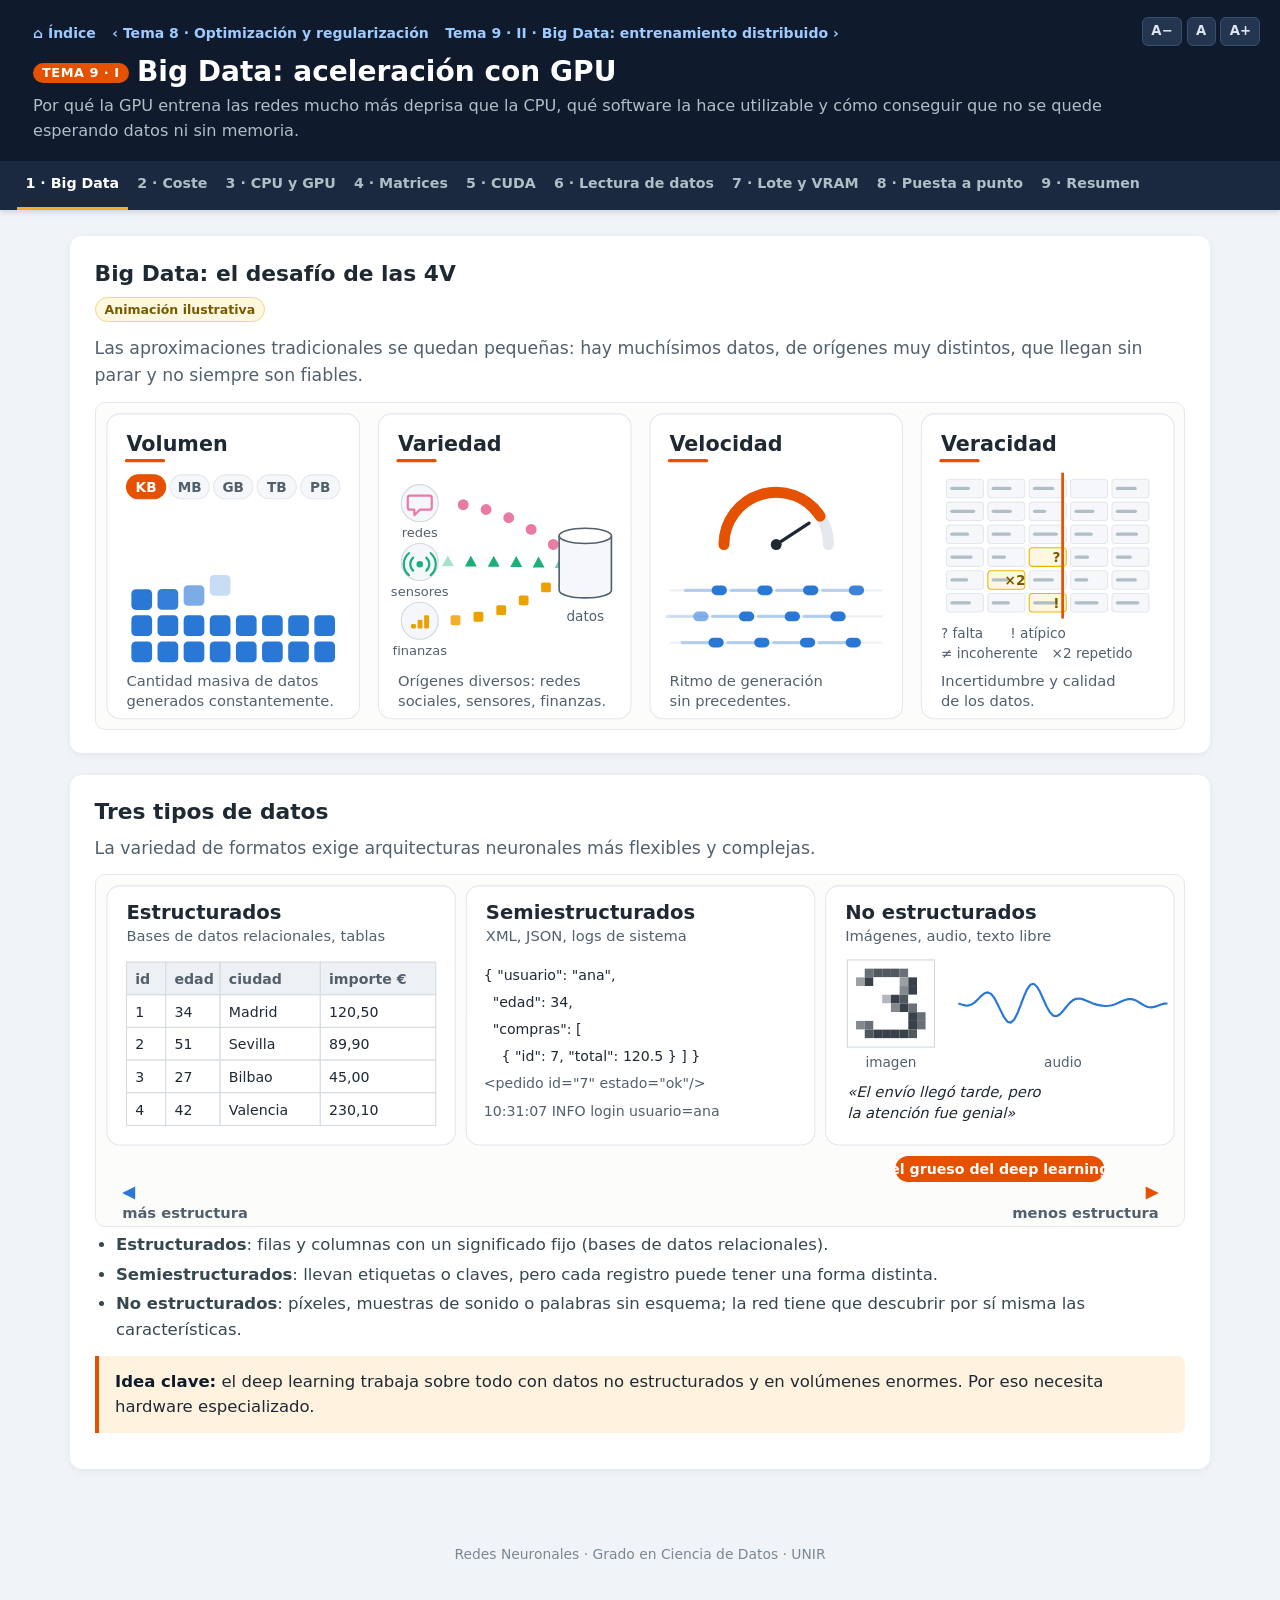
<file: 09_gpu.html>
<!DOCTYPE html>
<html lang="es-ES">
<head>
<meta charset="UTF-8">
<meta name="viewport" content="width=device-width, initial-scale=1.0">
<title>Tema 9 · I · Big Data: aceleración con GPU — Redes Neuronales</title>
<link rel="icon" href="assets/icono.svg" type="image/svg+xml">
<link rel="stylesheet" href="assets/estilo.css">
<style>
  .escena svg { user-select: none; }
  .celda-c { cursor: pointer; }
  .tabla.compacta td, .tabla.compacta th { padding: .35rem .55rem; }
  .tabla td.n b { font-family: var(--mono); }
  .dos-cols { display: grid; grid-template-columns: repeat(auto-fit, minmax(330px, 1fr)); gap: 1rem; align-items: start; }
  .ctl .seg { margin-top: .1rem; align-self: flex-start; }
  .estado { font-weight: 700; padding: .55rem .9rem; border-radius: 8px; margin: .6rem 0; }
  .estado.ok { background: var(--ok-l); color: var(--ok); border-left: 4px solid #43A047; }
  .estado.bad { background: var(--bad-l); color: var(--bad); border-left: 4px solid var(--bad); }
  .lista-check { list-style: none; margin-left: 0 !important; }
  .lista-check li { padding-left: 1.7rem; position: relative; }
  .lista-check li::before { content: "✓"; position: absolute; left: .25rem; top: 0; color: var(--acento); font-weight: 800; }
  pre.code { white-space: pre; }
  pre.code .linea { display: block; padding: 0 .3rem; border-radius: 4px; transition: background .2s; }
  pre.code .linea.hl { background: rgba(255,203,107,.22); }
  .info-hilo { font-family: var(--mono); font-size: .9rem; background: var(--soft); border: 1px solid var(--line); border-radius: 8px; padding: .6rem .8rem; line-height: 1.6; }
  .info-hilo b { color: var(--acento); }
  .pasos code { font-size: .82rem; }
  .kpi .v.peq { font-size: 1.15rem; }
  .kpi .v.ok { color: var(--ok); }
  .kpi .v.bad { color: var(--bad); }
  input.valor-num { width: 9rem; font-family: var(--mono); }
  .cajas-cmd pre.code { font-size: .8rem; margin: .3rem 0 0; }
  .cajas-cmd .box p { font-size: .92rem; margin-bottom: .3rem; }
</style>
</head>
<body class="bloque-esc" data-pagina="09_gpu.html">

<header class="header">
  <nav class="migas" aria-label="Navegación entre temas"></nav>
  <h1><span class="num-tema">TEMA 9 · I</span>Big Data: aceleración con GPU</h1>
  <p>Por qué la GPU entrena las redes mucho más deprisa que la CPU, qué software la hace utilizable y cómo conseguir que no se quede esperando datos ni sin memoria.</p>
</header>

<div class="tabs" role="tablist" aria-label="Pestañas del tema">
  <button class="tab" role="tab" id="t-bigdata" aria-controls="p-bigdata" aria-selected="true">1 · Big Data</button>
  <button class="tab" role="tab" id="t-coste" aria-controls="p-coste" aria-selected="false">2 · Coste</button>
  <button class="tab" role="tab" id="t-cpugpu" aria-controls="p-cpugpu" aria-selected="false">3 · CPU y GPU</button>
  <button class="tab" role="tab" id="t-matrices" aria-controls="p-matrices" aria-selected="false">4 · Matrices</button>
  <button class="tab" role="tab" id="t-cuda" aria-controls="p-cuda" aria-selected="false">5 · CUDA</button>
  <button class="tab" role="tab" id="t-datos" aria-controls="p-datos" aria-selected="false">6 · Lectura de datos</button>
  <button class="tab" role="tab" id="t-vram" aria-controls="p-vram" aria-selected="false">7 · Lote y VRAM</button>
  <button class="tab" role="tab" id="t-config" aria-controls="p-config" aria-selected="false">8 · Puesta a punto</button>
  <button class="tab" role="tab" id="t-resumen" aria-controls="p-resumen" aria-selected="false">9 · Resumen</button>
</div>

<main class="content">

  <!-- ============================================================ 1 · BIG DATA -->
  <section id="p-bigdata" class="panel">
    <div class="card">
      <h2>Big Data: el desafío de las 4V</h2>
      <div class="meta"><span class="tag illus">Animación ilustrativa</span></div>
      <p class="lead">Las aproximaciones tradicionales se quedan pequeñas: hay muchísimos datos, de orígenes muy distintos, que llegan sin parar y no siempre son fiables.</p>
      <div class="escena"><svg id="bd-4v" aria-label="Las cuatro V del Big Data, cada una con una pequeña animación: volumen, variedad, velocidad y veracidad"></svg></div>
    </div>
    <div class="card">
      <h2>Tres tipos de datos</h2>
      <p class="lead">La variedad de formatos exige arquitecturas neuronales más flexibles y complejas.</p>
      <div class="escena"><svg id="bd-tipos" aria-label="Ejemplos de datos estructurados (una tabla), semiestructurados (JSON, XML y un log) y no estructurados (una imagen, audio y texto libre)"></svg></div>
      <ul>
        <li><strong>Estructurados</strong>: filas y columnas con un significado fijo (bases de datos relacionales).</li>
        <li><strong>Semiestructurados</strong>: llevan etiquetas o claves, pero cada registro puede tener una forma distinta.</li>
        <li><strong>No estructurados</strong>: píxeles, muestras de sonido o palabras sin esquema; la red tiene que descubrir por sí misma las características.</li>
      </ul>
      <div class="clave"><strong>Idea clave:</strong> el deep learning trabaja sobre todo con datos no estructurados y en volúmenes enormes. Por eso necesita hardware especializado.</div>
    </div>
  </section>

  <!-- ============================================================ 2 · COSTE -->
  <section id="p-coste" class="panel">
    <div class="card">
      <h2>Los modelos no paran de crecer</h2>
      <p class="lead">Número de parámetros de algunas redes conocidas. De LeNet-5 (1998) a GPT-3 (2020) el tamaño se multiplica por casi tres millones.</p>
      <div class="controles">
        <div class="ctl"><span class="etq">Eje vertical</span>
          <div class="seg" id="cs-escala" role="group" aria-label="Escala del eje vertical"><button type="button" data-v="log" aria-pressed="true">Logarítmico</button><button type="button" data-v="lin" aria-pressed="false">Lineal</button></div>
        </div>
        <div class="kpis">
          <div class="kpi"><div class="t">GPT-3 / LeNet-5</div><div class="v" id="cs-ratio">—</div></div>
          <div class="kpi"><div class="t">Pesos de GPT-3 en FP32</div><div class="v" id="cs-mem">—</div></div>
        </div>
      </div>
      <canvas id="cs-cv" class="lienzo" aria-label="Número de parámetros de LeNet-5, AlexNet, VGG-16, BERT-large, GPT-2 y GPT-3 según su año de publicación"></canvas>
      <p class="pie">Pasa el ratón por un punto para ver el detalle. Con el eje lineal, todos menos GPT-3 quedan aplastados contra el cero: por eso se usa la escala logarítmica.</p>
      <div class="dos-cols">
        <div class="box acento">
          <h3>Problemas actuales</h3>
          <ul>
            <li>Las redes son cada vez más complejas y grandes.</li>
            <li>Necesitan grandes volúmenes de datos para aprender.</li>
            <li>El tiempo de entrenamiento crece muy deprisa.</li>
            <li>Los ordenadores domésticos (CPU) resultan insuficientes.</li>
          </ul>
        </div>
        <div>
          <table class="tabla compacta" id="cs-tabla">
            <thead><tr><th>Modelo</th><th class="n">Año</th><th class="n">Parámetros</th><th class="n">Solo los pesos (FP32)</th></tr></thead>
            <tbody></tbody>
          </table>
          <p class="pie">Cada parámetro en 32 bits ocupa 4 bytes. Entrenar necesita bastante más memoria: gradientes, estado del optimizador y activaciones (pestaña 7).</p>
        </div>
      </div>
      <div class="clave"><strong>Idea clave:</strong> más parámetros y más datos multiplican las operaciones. Con una CPU el entrenamiento se eterniza: hace falta hardware que calcule en paralelo, la GPU, que reduce los tiempos de semanas a horas.</div>
    </div>
  </section>

  <!-- ============================================================ 3 · CPU vs GPU -->
  <section id="p-cpugpu" class="panel">
    <div class="card">
      <h2>Pocos núcleos potentes frente a miles de núcleos sencillos</h2>
      <div class="meta"><span class="tag illus">Simulación simplificada</span></div>
      <p class="lead">La misma cola de tareas en los dos chips. Cada núcleo de la CPU termina antes su tarea, pero la GPU termina muchas más a la vez.</p>
      <div class="controles">
        <div class="ctl"><span class="etq">Tipo de trabajo</span>
          <div class="seg" id="cg-modo" role="group" aria-label="Tipo de trabajo"><button type="button" data-v="indep" aria-pressed="true">512 tareas independientes</button><button type="button" data-v="cadena" aria-pressed="false">16 tareas encadenadas</button></div>
        </div>
        <button class="btn" id="cg-play" type="button">▶ Reproducir</button>
        <button class="btn gris" id="cg-reset" type="button">Reiniciar</button>
      </div>
      <canvas id="cg-cv" class="lienzo" aria-label="Simulación: una CPU con 8 núcleos y una GPU con 512 núcleos procesan la misma cola de tareas"></canvas>
      <table class="tabla compacta" id="cg-tabla" style="margin-top:.8rem">
        <thead><tr><th></th><th class="n">Latencia de una tarea</th><th class="n">Caudal máximo</th><th class="n">Tiempo total</th></tr></thead>
        <tbody></tbody>
      </table>
      <ul>
        <li>Con <strong>tareas independientes</strong> (como las celdas de una matriz) la GPU arrasa: trabaja en todas a la vez.</li>
        <li>Con <strong>tareas encadenadas</strong> (lógica «if-else», cada paso necesita el anterior) solo puede trabajar un núcleo, y la CPU, más rápida por núcleo, gana.</li>
      </ul>
      <p class="pie">Velocidades supuestas para ilustrar la idea (u.t. = unidades de tiempo). Una CPU de escritorio tiene del orden de 4 a 32 núcleos; una GPU actual, miles.</p>
      <div class="clave"><strong>Idea clave:</strong> la CPU minimiza la <strong>latencia</strong> (cada tarea acaba pronto); la GPU maximiza el <strong>caudal</strong> (throughput: tareas terminadas por unidad de tiempo). Entrenar una red es, sobre todo, trabajo paralelo.</div>
    </div>
    <div class="card">
      <h2>CPU y GPU no compiten: colaboran</h2>
      <p class="lead">La GPU no funciona sola: necesita un host, la CPU, que le envíe instrucciones y datos a su memoria.</p>
      <div class="escena"><svg id="cg-roles" aria-label="Esquema: la CPU (host) dirige y prepara los datos; la GPU (device) hace el cálculo pesado; entre ambas viajan instrucciones, datos y resultados"></svg></div>
      <div class="dos-cols" style="margin-top:.8rem">
        <div class="bien"><strong>✓ Ventajas de la GPU</strong>
          <ul>
            <li>Paralelismo masivo: miles de operaciones simultáneas.</li>
            <li>Rendimiento numérico superior en cálculo matricial.</li>
            <li>Eficiencia energética: mejor rendimiento por vatio en cargas paralelas.</li>
            <li>Escalabilidad para Big Data.</li>
          </ul>
        </div>
        <div class="mal"><strong>✗ Inconvenientes</strong>
          <ul>
            <li>Tareas secuenciales: rinde mal con lógica compleja «if-else».</li>
            <li>Complejidad: requiere programación específica (CUDA).</li>
            <li>Memoria limitada: la VRAM es fija, un problema con modelos gigantes.</li>
          </ul>
        </div>
      </div>
    </div>
  </section>

  <!-- ============================================================ 4 · MATRICES -->
  <section id="p-matrices" class="panel">
    <div class="card">
      <h2>Cada celda es una fila por una columna</h2>
      <div class="meta"><span class="tag real">Cálculo real en el navegador</span></div>
      <p class="lead">Para obtener C = A × B se multiplica una fila de A por una columna de B, elemento a elemento, y se suma. Pasa el ratón por una celda de C.</p>
      <div class="controles">
        <button class="btn" id="mm-cpu" type="button">▶ Celda a celda (CPU)</button>
        <button class="btn" id="mm-gpu" type="button">▶ Todas a la vez (GPU)</button>
        <button class="btn gris" id="mm-nuevos" type="button">Nuevos números</button>
      </div>
      <div class="escena"><svg id="mm-svg" aria-label="Multiplicación de matrices A por B: cada celda de C es el producto de una fila de A por una columna de B"></svg></div>
      <div class="clave"><strong>Idea clave:</strong> no hace falta conocer C[0][0] para calcular C[0][1]. Cada celda es independiente de las demás, así que se pueden calcular todas a la vez. Ahí está la ventaja de la GPU.</div>
    </div>
    <div class="card">
      <h2>De 50 × 50 a millones de celdas</h2>
      <div class="meta"><span class="tag illus">Modelo de tiempo simplificado</span></div>
      <p class="lead">Una matriz resultado de 50 × 50 son 2500 operaciones independientes. La CPU las hace de pocas en pocas; la GPU lanza 2500 hilos a la vez.</p>
      <div class="controles">
        <div class="ctl"><label for="mr-n">Tamaño n (matrices n × n)</label><input id="mr-n" type="range" min="4" max="64" step="1" value="50"><output id="mr-no">50</output></div>
        <div class="ctl"><label for="mr-c">Núcleos de la CPU</label><input id="mr-c" type="range" min="1" max="16" step="1" value="8"><output id="mr-co">8</output></div>
        <div class="ctl"><label for="mr-g">Hilos simultáneos en la GPU</label><input id="mr-g" type="range" min="0" max="7" step="1" value="5"><output id="mr-go">2500</output></div>
        <button class="btn" id="mr-play" type="button">▶ Reproducir</button>
        <button class="btn gris" id="mr-reset" type="button">Reiniciar</button>
      </div>
      <canvas id="mr-cv" class="lienzo" aria-label="Carrera: la matriz resultado se rellena por oleadas en la CPU y en la GPU"></canvas>
      <div class="kpis">
        <div class="kpi"><div class="t">Celdas independientes</div><div class="v" id="mr-k1">—</div></div>
        <div class="kpi"><div class="t">Oleadas CPU</div><div class="v" id="mr-k2">—</div></div>
        <div class="kpi"><div class="t">Oleadas GPU</div><div class="v" id="mr-k3">—</div></div>
        <div class="kpi"><div class="t">Aceleración de la GPU</div><div class="v" id="mr-k4">—</div></div>
      </div>
      <h3>Tiempo según el modelo, para cada tamaño</h3>
      <canvas id="mr-graf" class="lienzo" aria-label="Tiempo en pasos frente al tamaño n para la CPU y la GPU, en escala logarítmica"></canvas>
      <div class="leyenda"><span><i style="background:var(--s1)"></i>CPU</span><span><i style="background:var(--s3)"></i>GPU</span><span><i class="punto" style="background:var(--ink)"></i>tamaño elegido</span></div>
      <p class="pie">Supuestos del modelo: una celda cuesta n pasos (n multiplicaciones y sumas) en un núcleo de CPU y 4n en un núcleo de GPU, que es más sencillo. Cuando n² supera el número de hilos, también la GPU necesita varias oleadas. El reloj de la animación se acelera cuando un lado ha terminado.</p>
    </div>
    <div class="card">
      <h2>Medición real: el coste crece como n³</h2>
      <div class="meta"><span class="tag real">Cálculo real en el navegador</span></div>
      <p class="lead">Este navegador multiplica de verdad matrices n × n (en la CPU, con un solo hilo). Al doblar n, el tiempo se multiplica por unos 8.</p>
      <div class="controles">
        <button class="btn" id="md-medir" type="button">↻ Medir otra vez</button>
        <div class="kpis">
          <div class="kpi"><div class="t">n = 128</div><div class="v peq" id="md-k1">—</div></div>
          <div class="kpi"><div class="t">n = 256</div><div class="v peq" id="md-k2">—</div></div>
          <div class="kpi"><div class="t">Doblar n multiplica por</div><div class="v peq" id="md-k3">—</div></div>
          <div class="kpi"><div class="t">n = 10.000 (extrapolado)</div><div class="v peq" id="md-k4">—</div></div>
        </div>
      </div>
      <canvas id="md-cv" class="lienzo" aria-label="Tiempo medido de una multiplicación de matrices frente a n, con un ajuste proporcional a n al cubo"></canvas>
      <div class="leyenda"><span><i class="punto" style="background:var(--s1)"></i>tiempo medido en este navegador</span><span><i style="background:var(--s2)"></i>ajuste ∝ n³</span></div>
      <p class="pie">Los tiempos dependen de tu ordenador y de lo que esté haciendo en ese momento. La extrapolación a n = 10.000 usa el ajuste ∝ n³.</p>
    </div>
  </section>

  <!-- ============================================================ 5 · CUDA -->
  <section id="p-cuda" class="panel">
    <div class="card">
      <h2>La pila de software: de Keras a los núcleos</h2>
      <div class="meta"><span class="tag illus">Animación ilustrativa</span></div>
      <p class="lead">Tu código no habla directamente con la GPU: cada capa traduce la petición para la capa de abajo.</p>
      <div class="controles"><button class="btn" id="cu-play" type="button">▶ Enviar una operación</button></div>
      <div class="escena"><svg id="cu-pila" aria-label="Pila de software: Keras, TensorFlow o PyTorch, cuDNN, CUDA, controlador y GPU; una operación baja por la pila y el resultado vuelve"></svg></div>
      <div class="dos-cols" style="margin-top:.8rem">
        <div class="box"><h3>CUDA (NVIDIA, 2006)</h3><p>Permitió usar la GPU para cálculo general, no solo gráficos. Es una extensión del lenguaje C con una API propia que divide las tareas en bloques de hilos.</p></div>
        <div class="box"><h3>cuDNN</h3><p>Librería sobre CUDA para deep learning: convoluciones, activaciones y retropropagación muy optimizadas. Una «caja negra» eficiente que TensorFlow y PyTorch usan por dentro.</p></div>
      </div>
    </div>
    <div class="card">
      <h2>Un kernel: una malla de bloques de hilos</h2>
      <div class="meta"><span class="tag illus">Animación ilustrativa</span></div>
      <p class="lead">Un kernel es la función que ejecuta cada hilo. Para C = A × B de 32 × 32, cada uno de los 1024 hilos calcula una celda. Pasa el ratón por una celda.</p>
      <div class="controles"><button class="btn" id="ck-play" type="button">▶ Ejecutar el kernel</button><button class="btn gris" id="ck-reset" type="button">Reiniciar</button></div>
      <div class="dos-cols">
        <div class="escena"><svg id="ck-svg" aria-label="Matriz de 32 por 32 dividida en 16 bloques de 8 por 8 hilos, repartidos entre 4 multiprocesadores"></svg></div>
        <div>
          <pre class="code" id="ck-code" style="font-size:.78rem"></pre>
          <div class="info-hilo" id="ck-info"></div>
          <p class="pie">Los hilos de un bloque se ejecutan en grupos de 32 (warps): un bloque de 8 × 8 = 64 hilos son 2 warps. Los bloques se reparten entre los multiprocesadores (SM) de la GPU.</p>
        </div>
      </div>
    </div>
    <div class="card">
      <h2>Memoria del host frente a memoria del device</h2>
      <div class="meta"><span class="tag illus">Animación ilustrativa</span></div>
      <p class="lead">CPU y GPU tienen memorias separadas. Programando en CUDA, eres tú quien mueve los datos de una a otra.</p>
      <div class="controles"><button class="btn" id="hd-paso" type="button">Paso ▸</button><button class="btn" id="hd-play" type="button">▶ Reproducir</button><button class="btn gris" id="hd-reset" type="button">Reiniciar</button></div>
      <div class="escena"><svg id="hd-svg" aria-label="El host (CPU y RAM) y el device (GPU y VRAM) unidos por el bus PCIe; los datos se copian a la GPU, se calcula y el resultado vuelve"></svg></div>
      <ol class="pasos" id="hd-pasos">
        <li>Reservar memoria en la GPU: <code>cudaMalloc(&amp;dA, bytes)</code></li>
        <li>Copiar A y B de la RAM a la VRAM: <code>cudaMemcpy(dA, A, bytes, cudaMemcpyHostToDevice)</code></li>
        <li>Lanzar el kernel con miles de hilos: <code>matmul&lt;&lt;&lt;bloques, hilos&gt;&gt;&gt;(dA, dB, dC, n)</code></li>
        <li>Traer el resultado de la VRAM a la RAM: <code>cudaMemcpy(C, dC, bytes, cudaMemcpyDeviceToHost)</code></li>
        <li>Liberar la memoria de la GPU: <code>cudaFree(dA)</code></li>
      </ol>
      <div class="dos-cols">
        <div class="mal"><strong>Lo difícil de CUDA</strong>
          <ul>
            <li>Conocimientos avanzados de C/C++.</li>
            <li>Gestión manual de la memoria (host frente a device).</li>
            <li>Entender el hardware: núcleos, warps…</li>
            <li>Error típico: un cuello de botella por mover mal los datos.</li>
          </ul>
        </div>
        <div class="bien"><strong>La solución: librerías que lo esconden</strong>
          <ul>
            <li>cuDNN da las operaciones de las redes ya optimizadas.</li>
            <li>TensorFlow y PyTorch la usan por dentro.</li>
            <li>Con Keras no escribes ni una línea de CUDA.</li>
          </ul>
        </div>
      </div>
      <div class="clave"><strong>Idea clave:</strong> CUDA convirtió la tarjeta gráfica en una calculadora paralela de uso general, y cuDNN la puso al alcance del deep learning. El stack estándar es CUDA + cuDNN, debajo de tu framework.</div>
    </div>
  </section>

  <!-- ============================================================ 6 · LECTURA DE DATOS -->
  <section id="p-datos" class="panel">
    <div class="card">
      <h2>El ciclo de procesamiento típico</h2>
      <div class="meta"><span class="tag illus">Animación ilustrativa</span></div>
      <p class="lead">La GPU calcula rapidísimo, pero antes tiene que recibir los datos. Mover datos de la CPU a la GPU es caro.</p>
      <div class="escena"><svg id="ld-ciclo" aria-label="Ciclo: la CPU lee del disco a la RAM, copia a la VRAM, la GPU ejecuta los kernels y los resultados vuelven a la RAM"></svg></div>
      <ol class="pasos" id="ld-pasos">
        <li><strong>Preparación:</strong> la CPU lee del disco a la RAM.</li>
        <li><strong>Transferencia:</strong> copia de la RAM (host) a la VRAM (device).</li>
        <li><strong>Ejecución:</strong> la GPU procesa (kernels CUDA).</li>
        <li><strong>Retorno:</strong> copia de los resultados de la VRAM a la RAM.</li>
      </ol>
    </div>
    <div class="card">
      <h2>¿Cuánto tiempo pasa la GPU esperando?</h2>
      <div class="meta"><span class="tag illus">Simulación</span></div>
      <p class="lead">Cronograma de varios lotes. Sin precarga, la GPU espera mientras la CPU lee el siguiente lote; con buffers, el siguiente lote se prepara mientras se procesa el actual.</p>
      <div class="controles">
        <div class="ctl"><label for="ld-l">Lectura y preproceso (CPU)</label><input id="ld-l" type="range" min="1" max="12" step="0.5" value="6"><output id="ld-lo">6 u.t.</output></div>
        <div class="ctl"><label for="ld-x">Copia RAM → VRAM</label><input id="ld-x" type="range" min="0" max="4" step="0.5" value="1"><output id="ld-xo">1 u.t.</output></div>
        <div class="ctl"><label for="ld-c">Cómputo en la GPU</label><input id="ld-c" type="range" min="1" max="12" step="0.5" value="4"><output id="ld-co">4 u.t.</output></div>
        <div class="ctl"><label for="ld-h">Hilos de carga (num_workers)</label><input id="ld-h" type="range" min="1" max="4" step="1" value="1"><output id="ld-ho">1</output></div>
        <div class="ctl"><label for="ld-b">Tamaño de lote</label><input id="ld-b" type="range" min="0" max="4" step="1" value="2"><output id="ld-bo">64</output></div>
        <button class="btn" id="ld-play" type="button">▶ Reproducir</button>
      </div>
      <canvas id="ld-cv" class="lienzo" aria-label="Cronograma de la CPU, la copia y la GPU sin precarga y con precarga, con los tiempos en que la GPU está ociosa"></canvas>
      <div class="leyenda"><span><i style="background:var(--s1)"></i>CPU lee y prepara un lote</span><span><i style="background:var(--s4)"></i>copia RAM → VRAM</span><span><i style="background:var(--s3)"></i>GPU calcula</span><span><i style="background:repeating-linear-gradient(45deg,#E57373 0 2px,#FFEBEE 2px 5px);height:10px;width:16px"></i>GPU ociosa, esperando datos</span></div>
      <div class="kpis">
        <div class="kpi"><div class="t">Uso de GPU sin precarga</div><div class="v" id="ld-k1">—</div></div>
        <div class="kpi"><div class="t">Uso de GPU con precarga</div><div class="v" id="ld-k2">—</div></div>
        <div class="kpi"><div class="t">Ejemplos / u.t. sin precarga</div><div class="v" id="ld-k3">—</div></div>
        <div class="kpi"><div class="t">Ejemplos / u.t. con precarga</div><div class="v" id="ld-k4">—</div></div>
      </div>
      <p class="pie">Tiempos de lectura, copia y cómputo para un lote de 64; con otros lotes se escalan en proporción, y cada paso añade un coste fijo (lanzar kernels, sincronizar). La fila «GPU-Util» imita la columna del mismo nombre de <code>nvidia-smi</code>: si fluctúa mucho, el cuello de botella está en la CPU o el disco.</p>
      <div class="dos-cols">
        <div class="box"><h3>Hardware</h3>
          <ul class="lista-check">
            <li>Discos SSD/NVMe: esenciales para leer rápido.</li>
            <li>RAM del host suficiente: evitar la paginación a disco.</li>
            <li>CPU con varios hilos para preprocesar mientras la GPU entrena.</li>
          </ul>
        </div>
        <div class="box"><h3>Software</h3>
          <ul class="lista-check">
            <li>Lote al máximo que permita la VRAM.</li>
            <li>Buffers: preparar el siguiente lote durante el actual.</li>
            <li>Formatos binarios (TFRecord) o más <code>num_workers</code> en el DataLoader de PyTorch.</li>
          </ul>
        </div>
      </div>
      <div class="clave"><strong>Idea clave:</strong> a menudo el cuello de botella no es la GPU, sino la carga de datos. El objetivo es que la GPU nunca espere (0 % ociosa).</div>
    </div>
  </section>

  <!-- ============================================================ 7 · VRAM -->
  <section id="p-vram" class="panel">
    <div class="card">
      <h2>¿Cuánto cabe en la memoria de la GPU?</h2>
      <div class="meta"><span class="tag real">Cálculo real (aritmética de memoria)</span></div>
      <p class="lead">La VRAM se reparte entre los pesos, sus gradientes, el estado del optimizador y las activaciones. Solo las activaciones crecen con el tamaño del lote.</p>
      <div class="controles">
        <div class="ctl"><span class="etq">Memoria de la GPU</span>
          <div class="seg" id="vr-cap" role="group" aria-label="Memoria de la GPU"><button type="button" data-v="8" aria-pressed="false">8 GB</button><button type="button" data-v="16" aria-pressed="true">16 GB</button><button type="button" data-v="24" aria-pressed="false">24 GB</button><button type="button" data-v="80" aria-pressed="false">80 GB</button></div>
        </div>
        <div class="ctl"><label for="vr-mod">Modelo (parámetros)</label>
          <select id="vr-mod">
            <option value="5e6">Red pequeña · 5 M</option>
            <option value="25.6e6" selected>ResNet-50 · 25,6 M</option>
            <option value="110e6">BERT-base · 110 M</option>
            <option value="340e6">BERT-large · 340 M</option>
            <option value="1.5e9">GPT-2 · 1500 M</option>
            <option value="6.7e9">LLaMA 7B · ≈ 6700 M</option>
          </select>
        </div>
        <div class="ctl"><label for="vr-opt">Optimizador</label>
          <select id="vr-opt"><option value="0">SGD</option><option value="4">SGD con momento</option><option value="8" selected>Adam</option></select>
        </div>
        <div class="ctl"><span class="etq">Precisión</span>
          <div class="seg" id="vr-prec" role="group" aria-label="Precisión numérica"><button type="button" data-v="32" aria-pressed="true">FP32</button><button type="button" data-v="16" aria-pressed="false">Mixta (FP16)</button></div>
        </div>
        <div class="ctl"><label for="vr-act">Activaciones por ejemplo</label><input id="vr-act" type="range" min="1" max="200" step="1" value="40"><output id="vr-acto">40 MB</output></div>
        <div class="ctl"><label for="vr-b">Tamaño de lote</label><input id="vr-b" type="range" min="1" max="512" step="1" value="128"><output id="vr-bo">128</output></div>
      </div>
      <div class="escena"><svg id="vr-svg" aria-label="Barra de la memoria de la GPU llenada por pesos, gradientes, optimizador, activaciones y reserva"></svg></div>
      <div id="vr-estado" class="estado ok">—</div>
      <div class="kpis">
        <div class="kpi"><div class="t">Memoria necesaria</div><div class="v peq" id="vr-k1">—</div></div>
        <div class="kpi"><div class="t">Margen libre</div><div class="v peq" id="vr-k2">—</div></div>
        <div class="kpi"><div class="t">Lote máximo en FP32</div><div class="v peq" id="vr-k3">—</div></div>
        <div class="kpi"><div class="t">Lote máximo con precisión mixta</div><div class="v peq" id="vr-k4">—</div></div>
      </div>
      <canvas id="vr-cv" class="lienzo" aria-label="Memoria total necesaria frente al tamaño de lote, con la capacidad de la GPU como línea horizontal"></canvas>
      <div class="leyenda"><span><i style="background:var(--s3)"></i>memoria total necesaria</span><span><i style="background:var(--ink2)"></i>capacidad de la GPU</span><span><i class="punto" style="background:var(--ink)"></i>lote elegido</span></div>
      <div class="formula" id="vr-form"></div>
      <p class="pie">Supuestos: 4 bytes por peso y por gradiente; el optimizador guarda 0 (SGD), 1 (momento) o 2 (Adam) valores de 4 bytes por peso; 0,5 GB de reserva para el contexto de CUDA (aproximado). Las activaciones por ejemplo dependen de la red y del tamaño de la entrada: elige el valor. Con precisión mixta las activaciones van en 16 bits (la mitad) y los pesos maestros siguen en 32.</p>
      <div class="clave"><strong>Idea clave:</strong> el lote se ajusta al máximo que permita la VRAM para mantener ocupados los miles de núcleos. Si el modelo no cabe ni con lote 1, hay que repartirlo entre varias GPU (parte II del tema).</div>
    </div>
  </section>

  <!-- ============================================================ 8 · PUESTA A PUNTO -->
  <section id="p-config" class="panel">
    <div class="card">
      <h2>Una cadena de dependencias: si falla un eslabón, se usa la CPU</h2>
      <p class="lead">Para que Python hable con la tarjeta gráfica hacen falta cinco piezas compatibles entre sí.</p>
      <div class="controles">
        <div class="ctl"><span class="etq">Instalación</span>
          <div class="seg" id="cf-modo" role="group" aria-label="Tipo de instalación"><button type="button" data-v="ok" aria-pressed="true">Versiones compatibles (CUDA 11.8)</button><button type="button" data-v="mal" aria-pressed="false">CUDA 12.x con un TensorFlow que solo admite 11.8</button></div>
        </div>
      </div>
      <div class="escena"><svg id="cf-svg" aria-label="Cadena: GPU NVIDIA, controlador, CUDA Toolkit, cuDNN y framework; si un eslabón es incompatible, el cálculo cae en la CPU"></svg></div>
      <div class="dos-cols" style="margin-top:.6rem">
        <div><h3>Comprobar que se ve la GPU</h3><pre class="code" id="cf-term"></pre></div>
        <div class="cajas-cmd">
          <h3>Instalar sin romper nada</h3>
          <div class="box"><p><strong>Conda</strong>: CUDA y cuDNN dentro del entorno virtual, sin tocar los controladores del sistema.</p>
<pre class="code">conda create -n tf_gpu python=3.9
conda install -c conda-forge cudatoolkit=11.8 cudnn=8.1</pre></div>
          <div class="box" style="margin-top:.5rem"><p><strong>PyTorch</strong>: nunca solo <code>pip install torch</code>; indica la URL con los binarios de CUDA.</p>
<pre class="code">pip install torch torchvision \
    --index-url https://download.pytorch.org/whl/cu118</pre></div>
          <div class="box" style="margin-top:.5rem"><p><strong>TensorFlow</strong> en Linux o en WSL2 (Windows); Keras usará la GPU sin cambiar el código:</p>
<pre class="code">pip install tensorflow[and-cuda]</pre></div>
        </div>
      </div>
      <div class="nota"><strong>Windows:</strong> TensorFlow dejó de dar soporte nativo a la GPU en Windows después de la versión 2.10. Con WSL2 se ejecuta un núcleo de Linux real dentro de Windows y se siguen las guías de Linux.</div>
    </div>
    <div class="card">
      <h2>Keras lo hace solo; PyTorch es explícito</h2>
      <div class="meta"><span class="tag illus">Animación ilustrativa</span></div>
      <p class="lead">Si Keras ve una GPU, la usa sin cambiar el código. En PyTorch hay que mover a mano el modelo y los datos a la memoria de vídeo.</p>
      <div class="controles">
        <div class="ctl"><span class="etq">Framework</span>
          <div class="seg" id="kp-fw" role="group" aria-label="Framework"><button type="button" data-v="pt" aria-pressed="true">PyTorch</button><button type="button" data-v="keras" aria-pressed="false">Keras</button></div>
        </div>
        <button class="btn" id="kp-paso" type="button">Paso ▸</button>
        <button class="btn gris" id="kp-reset" type="button">Reiniciar</button>
      </div>
      <div class="dos-cols">
        <pre class="code" id="kp-code"></pre>
        <div class="escena"><svg id="kp-svg" aria-label="La RAM de la CPU y la VRAM de la GPU; el modelo y el lote de datos viajan a la GPU"></svg></div>
      </div>
    </div>
    <div class="card">
      <h2>Precisión mixta: 16 bits donde basta</h2>
      <div class="meta"><span class="tag real">Cálculo real (redondeo IEEE 754)</span></div>
      <p class="lead">Las GPU modernas (RTX) tienen Tensor Cores para cálculos en 16 bits. Un número en FP16 ocupa la mitad y pierde algo de precisión.</p>
      <div class="controles">
        <div class="ctl"><span class="etq">Ejemplos</span>
          <div class="seg" id="mp-ej" role="group" aria-label="Valores de ejemplo"><button type="button" data-v="3.141592653589793" aria-pressed="true">π</button><button type="button" data-v="0.1" aria-pressed="false">0,1</button><button type="button" data-v="1e-8" aria-pressed="false">0,00000001</button><button type="button" data-v="65504" aria-pressed="false">65.504</button><button type="button" data-v="70000" aria-pressed="false">70.000</button></div>
        </div>
        <div class="ctl"><label for="mp-v">O escribe un número</label><input id="mp-v" class="valor-num" type="text" value="3,141592653589793" inputmode="decimal"></div>
      </div>
      <div class="escena"><svg id="mp-svg" aria-label="Bits del número en 32 bits (signo, exponente de 8 bits y mantisa de 23) y en 16 bits (signo, exponente de 5 bits y mantisa de 10)"></svg></div>
<pre class="code"><span class="com"># En Keras / TensorFlow</span>
<span class="kw">from</span> tensorflow.keras <span class="kw">import</span> mixed_precision
mixed_precision.<span class="fn">set_global_policy</span>(<span class="str">'mixed_float16'</span>)</pre>
      <ul>
        <li>Con la política <code>mixed_float16</code>, las operaciones y las activaciones van en 16 bits y los pesos se guardan en 32: se gana velocidad y memoria sin perder precisión notable.</li>
        <li>FP16 tiene poco rango: por encima de 65.504 se desborda y los números muy pequeños (como algunos gradientes) se vuelven 0. Por eso, con esta política, Keras escala la pérdida automáticamente.</li>
      </ul>
      <div class="clave"><strong>Idea clave:</strong> si tienes una GPU RTX, activa <code>mixed_float16</code>: reduce el uso de VRAM a la mitad y puede duplicar la velocidad.</div>
    </div>
  </section>

  <!-- ============================================================ 9 · RESUMEN -->
  <section id="p-resumen" class="panel">
    <div class="card">
      <h2>Aceleración con GPU en una imagen</h2>
      <p class="lead">Tres conceptos clave y tres factores de éxito.</p>
      <div class="escena"><svg id="rs-svg" aria-label="Infografía: paralelismo masivo, arquitectura GPU para caudal y CPU para latencia, CUDA y cuDNN; minimizar transferencias, maximizar el lote y hardware equilibrado"></svg></div>
      <div class="dos-cols" style="margin-top:.8rem">
        <div class="box acento"><h3>Lista para el desarrollador</h3>
          <ul class="lista-check">
            <li>Verificar la compatibilidad CUDA ↔ framework.</li>
            <li>Usar un entorno virtual (conda o venv) para aislar cuDNN.</li>
            <li>PyTorch: instalar con el <code>--index-url</code> correcto.</li>
            <li>TensorFlow en Windows (versiones posteriores a la 2.10): WSL2.</li>
            <li>Código: activar <code>mixed_float16</code> si la GPU es RTX.</li>
            <li>DataLoader: ajustar <code>num_workers</code> y <code>prefetch_factor</code>.</li>
          </ul>
        </div>
        <div class="box acento"><h3>Vigilar el entrenamiento</h3>
          <p>En otra terminal, <code>watch -n 1 nvidia-smi</code> muestra cada segundo:</p>
          <ul>
            <li><strong>GPU-Util</strong>: % del tiempo que la GPU está calculando. Si fluctúa mucho, hay un cuello de botella en la CPU o el disco.</li>
            <li><strong>Memory-Usage</strong>: VRAM ocupada.</li>
          </ul>
          <p>Las mejoras de cuDNN y del hardware reducen el entrenamiento de días a horas: conviene mantener controladores y librerías al día.</p>
        </div>
      </div>
      <div class="clave"><strong>Idea clave:</strong> la GPU acelera porque las redes son multiplicaciones de matrices, que se pueden hacer en paralelo. Pero solo rinde si la alimentas bien: pocas transferencias, lotes grandes y un hardware equilibrado alrededor.</div>
    </div>
  </section>

</main>
<footer class="footer">Redes Neuronales · Grado en Ciencia de Datos · UNIR</footer>

<script src="assets/comun.js"></script>
<script>
(function () {
  "use strict";
  const C = RN.color, S = RN.svg;
  const $ = function (id) { return document.getElementById(id); };
  const AC = RN.acento();            // naranja del bloque
  const ACL = "#FFE9D6";             // tinte claro del acento
  const OCIO = "#E57373";            // rayado de «GPU ociosa»

  // ------------------------------------------------------------------ utilidades
  function txt(p, x, y, s, o) {
    const a = { x: x, y: y, "font-size": 14, fill: C.ink };
    if (o) for (const k in o) a[k] = o[k];
    a.text = s;
    return S("text", a, p);
  }
  function rect(p, x, y, w, h, o) {
    const a = { x: x, y: y, width: Math.max(0, w), height: Math.max(0, h), rx: 8 };
    if (o) for (const k in o) a[k] = o[k];
    return S("rect", a, p);
  }
  function vaciar(e) { while (e.firstChild) e.removeChild(e.firstChild); }
  function caja(svg, vb, etiqueta) { svg.setAttribute("viewBox", vb); svg.setAttribute("role", "img"); if (etiqueta) svg.setAttribute("aria-label", etiqueta); }
  function segmentado(id, fn) {
    const bs = Array.from($(id).querySelectorAll("button"));
    bs.forEach(function (b) {
      b.addEventListener("click", function () {
        bs.forEach(function (x) { x.setAttribute("aria-pressed", x === b ? "true" : "false"); });
        fn(b.dataset.v, b);
      });
    });
  }
  function rr(ctx, x, y, w, h, r) {
    r = Math.max(0, Math.min(r, w / 2, h / 2));
    ctx.beginPath();
    ctx.moveTo(x + r, y);
    ctx.arcTo(x + w, y, x + w, y + h, r); ctx.arcTo(x + w, y + h, x, y + h, r);
    ctx.arcTo(x, y + h, x, y, r); ctx.arcTo(x, y, x + w, y, r);
    ctx.closePath();
  }
  function fuente(ctx, px, peso) { ctx.font = (peso || 400) + " " + px + "px system-ui, -apple-system, 'Segoe UI', Roboto, Arial, sans-serif"; }
  function num(x, d) { return Number.isFinite(x) ? x.toLocaleString("es-ES", { maximumFractionDigits: d === undefined ? 2 : d }) : "—"; }
  function fmtBytes(b) {
    if (b < 1e6) return num(b / 1e3, 1) + " KB";
    if (b < 1e9) return num(b / 1e6, b < 1e7 ? 1 : 0) + " MB";
    return num(b / 1e9, b < 1e10 ? 2 : (b < 1e11 ? 1 : 0)) + " GB";
  }
  // Bucle de animación ambiental (se congela si la pestaña está oculta). Con movimiento reducido, un fotograma fijo.
  function ambiente(paso, el, tFijo) {
    if (RN.reducirMovimiento) { paso(0, tFijo || 1.5); return null; }
    const a = RN.anima(function (dt, t) { paso(dt, t); }, el);
    a.iniciar();
    return a;
  }
  function rayado(ctx, x, y, w, h) {
    if (w <= 0.5) return;
    ctx.save();
    ctx.beginPath(); ctx.rect(x, y, w, h); ctx.clip();
    ctx.fillStyle = "#FFEBEE"; ctx.fillRect(x, y, w, h);
    ctx.strokeStyle = OCIO; ctx.lineWidth = 1.4;
    for (let k = -h; k < w; k += 6) { ctx.beginPath(); ctx.moveTo(x + k, y + h); ctx.lineTo(x + k + h, y); ctx.stroke(); }
    ctx.restore();
  }

  // ===================================================================== 1 · BIG DATA
  (function () {
    const svg = $("bd-4v");
    caja(svg, "0 0 1000 300");
    const W = 232, GAP = (1000 - 20 - 4 * W) / 3;
    const pan = [["Volumen", "Cantidad masiva de datos", "generados constantemente."],
      ["Variedad", "Orígenes diversos: redes", "sociales, sensores, finanzas."],
      ["Velocidad", "Ritmo de generación", "sin precedentes."],
      ["Veracidad", "Incertidumbre y calidad", "de los datos."]];
    const G = pan.map(function (p, k) {
      const g = S("g", { transform: "translate(" + (10 + k * (W + GAP)) + ",10)" }, svg);
      rect(g, 0, 0, W, 280, { fill: "#fff", stroke: "#E4E7EB", rx: 12 });
      txt(g, 18, 34, p[0], { "font-size": 19, "font-weight": 800 });
      S("line", { x1: 18, y1: 43, x2: 52, y2: 43, stroke: AC, "stroke-width": 3, "stroke-linecap": "round" }, g);
      txt(g, 18, 250, p[1], { "font-size": 13.5, fill: C.ink2 });
      txt(g, 18, 268, p[2], { "font-size": 13.5, fill: C.ink2 });
      return g;
    });

    // --- Volumen: bloques que se apilan y se comprimen ×1000
    const UNI = ["KB", "MB", "GB", "TB", "PB"];
    const gV = G[0];
    const chips = UNI.map(function (u, i) {
      const x = 18 + i * 40;
      return {
        r: rect(gV, x, 56, 36, 22, { rx: 11, fill: "#F5F7FA", stroke: "#E4E7EB" }),
        t: txt(gV, x + 18, 71.5, u, { "font-size": 12.5, "font-weight": 700, "text-anchor": "middle", fill: C.ink2 })
      };
    });
    const x1000 = txt(gV, W / 2, 110, "× 1000", { "font-size": 16, "font-weight": 800, "text-anchor": "middle", fill: AC, opacity: 0 });
    const BL = 19, BG = 5, NC = 8, NR = 4, bx0 = (W - (NC * (BL + BG) - BG)) / 2, yB = 228;
    const blq = [];
    for (let k = 0; k < NC * NR; k++) {
      const x = bx0 + (k % NC) * (BL + BG), y = yB - (Math.floor(k / NC) + 1) * (BL + BG) + BG;
      blq.push({ x: x, y: y, e: rect(gV, x, y, BL, BL, { rx: 4, fill: C.s1, opacity: 0 }) });
    }
    let vU = 0, vF = "llenar", vT = 0;
    const PASO = 0.075, NB = NC * NR;
    function volumen(dt) {
      vT += dt;
      if (vF === "llenar" && vT > NB * PASO + 0.7) { vF = "comprimir"; vT = 0; }
      else if (vF === "comprimir" && vT > 0.95) { vF = "llenar"; vT = 0; vU = (vU + 1) % UNI.length; }
      const cmp = vF === "comprimir" ? RN.suave(Math.min(1, vT / 0.8)) : 0;
      blq.forEach(function (b, k) {
        let x = b.x, y = b.y, op;
        if (vF === "llenar") {
          const c = k === 0 ? 1 : RN.limita((vT - k * PASO) / 0.22, 0, 1);
          y = b.y - 24 * (1 - c) * (1 - c); op = c;
        } else {
          x = RN.lerp(b.x, blq[0].x, cmp); y = RN.lerp(b.y, blq[0].y, cmp); op = k === 0 ? 1 : 1 - cmp;
        }
        b.e.setAttribute("x", x.toFixed(1)); b.e.setAttribute("y", y.toFixed(1)); b.e.setAttribute("opacity", op.toFixed(2));
      });
      const act = vF === "comprimir" && cmp > 0.5 ? (vU + 1) % UNI.length : vU;
      chips.forEach(function (c, i) {
        const on = i === act;
        c.r.setAttribute("fill", on ? AC : "#F5F7FA"); c.r.setAttribute("stroke", on ? AC : "#E4E7EB");
        c.t.setAttribute("fill", on ? "#fff" : C.ink2);
      });
      x1000.setAttribute("opacity", vF === "comprimir" ? Math.sin(Math.PI * Math.min(1, vT / 0.95)).toFixed(2) : 0);
    }

    // --- Variedad: tres fuentes con formas distintas que acaban en el mismo almacén
    const gVa = G[1];
    const fu = [{ y: 82, c: C.s5, e: "redes" }, { y: 136, c: C.s3, e: "sensores" }, { y: 190, c: C.s4, e: "finanzas" }];
    fu.forEach(function (f, i) {
      S("circle", { cx: 38, cy: f.y, r: 17, fill: "#F5F7FA", stroke: "#CFD8DC" }, gVa);
      const gi = S("g", { transform: "translate(38," + f.y + ")" }, gVa);
      if (i === 0) S("path", { d: "M-9,-7 h18 a2,2 0 0 1 2,2 v9 a2,2 0 0 1 -2,2 h-9 l-5,5 v-5 h-4 a2,2 0 0 1 -2,-2 v-9 a2,2 0 0 1 2,-2 z", fill: "none", stroke: f.c, "stroke-width": 2, "stroke-linejoin": "round" }, gi);
      if (i === 1) {
        S("circle", { cx: 0, cy: 2, r: 3, fill: f.c }, gi);
        S("path", { d: "M-6,-4 a8,8 0 0 0 0,12 M6,-4 a8,8 0 0 1 0,12 M-10,-8 a13,13 0 0 0 0,20 M10,-8 a13,13 0 0 1 0,20", fill: "none", stroke: f.c, "stroke-width": 2, "stroke-linecap": "round" }, gi);
      }
      if (i === 2) [[-8, 4], [-2, 8], [4, 12]].forEach(function (b) { rect(gi, b[0], 7 - b[1], 4.5, b[1], { rx: 1, fill: f.c }); });
      txt(gVa, 38, f.y + 31, f.e, { "font-size": 12, "text-anchor": "middle", fill: C.ink2 });
    });
    const part = [];
    for (let i = 0; i < 18; i++) {
      const k = i % 3, g = S("g", { opacity: 0 }, gVa);
      if (k === 0) S("circle", { r: 5, fill: C.s5 }, g);
      else if (k === 1) S("path", { d: "M0,-6 L5.5,4 L-5.5,4 Z", fill: C.s3 }, g);
      else rect(g, -4.5, -4.5, 9, 9, { rx: 1.5, fill: C.s4 });
      part.push({ g: g, k: k, off: ((i * 7) % 18) / 18 });
    }
    S("path", { d: "M166,112 v50 a24,7 0 0 0 48,0 v-50", fill: "#F5F7FA", stroke: C.ink2, "stroke-width": 1.5 }, gVa);
    S("ellipse", { cx: 190, cy: 112, rx: 24, ry: 7, fill: "#fff", stroke: C.ink2, "stroke-width": 1.5 }, gVa);
    txt(gVa, 190, 190, "datos", { "font-size": 12.5, "text-anchor": "middle", fill: C.ink2 });
    function variedad(t) {
      part.forEach(function (p) {
        const f = fu[p.k], u = (t * 0.33 + p.off) % 1;
        const x0 = 58, y0 = f.y, x1 = 122, y1 = f.y, x2 = 182, y2 = 138;
        const x = (1 - u) * (1 - u) * x0 + 2 * (1 - u) * u * x1 + u * u * x2;
        const y = (1 - u) * (1 - u) * y0 + 2 * (1 - u) * u * y1 + u * u * y2;
        const op = u < 0.12 ? u / 0.12 : u > 0.82 ? Math.max(0, (0.97 - u) / 0.15) : 1;
        p.g.setAttribute("transform", "translate(" + x.toFixed(1) + "," + y.toFixed(1) + ")");
        p.g.setAttribute("opacity", op.toFixed(2));
      });
    }

    // --- Velocidad: velocímetro y flujo de paquetes
    const gVe = G[2];
    const gc = { x: 116, y: 120, r: 48 };
    function arco(cx, cy, r, a0, a1) {
      const x0 = cx + r * Math.cos(a0), y0 = cy + r * Math.sin(a0), x1 = cx + r * Math.cos(a1), y1 = cy + r * Math.sin(a1);
      return "M" + x0.toFixed(1) + "," + y0.toFixed(1) + " A" + r + "," + r + " 0 " + (a1 - a0 > Math.PI ? 1 : 0) + " 1 " + x1.toFixed(1) + "," + y1.toFixed(1);
    }
    S("path", { d: arco(gc.x, gc.y, gc.r, Math.PI, 2 * Math.PI), fill: "none", stroke: "#E4E7EB", "stroke-width": 10, "stroke-linecap": "round" }, gVe);
    const arcoV = S("path", { fill: "none", stroke: AC, "stroke-width": 10, "stroke-linecap": "round" }, gVe);
    const aguja = S("line", { x1: gc.x, y1: gc.y, x2: gc.x, y2: gc.y - 30, stroke: C.ink, "stroke-width": 3, "stroke-linecap": "round" }, gVe);
    S("circle", { cx: gc.x, cy: gc.y, r: 5, fill: C.ink }, gVe);
    const carriles = [162, 186, 210].map(function (y, i) {
      S("line", { x1: 18, y1: y, x2: W - 18, y2: y, stroke: "#EEF1F4", "stroke-width": 2 }, gVe);
      const items = [];
      for (let j = 0; j < 4; j++) {
        const g = S("g", { opacity: 0 }, gVe);
        S("line", { x1: -26, y1: 0, x2: 0, y2: 0, stroke: C.s1, "stroke-width": 3, opacity: 0.3, "stroke-linecap": "round" }, g);
        rect(g, -2, -4.5, 14, 9, { rx: 4.5, fill: C.s1 });
        items.push(g);
      }
      return { y: y, v: [0.95, 1.3, 1.1][i], items: items, off: i * 0.13 };
    });
    function velocidad(t) {
      const v = 0.86 + 0.06 * Math.sin(t * 2.3) + 0.03 * Math.sin(t * 7.1);
      const a = Math.PI + Math.PI * v;
      arcoV.setAttribute("d", arco(gc.x, gc.y, gc.r, Math.PI, a));
      aguja.setAttribute("x2", (gc.x + (gc.r - 12) * Math.cos(a)).toFixed(1));
      aguja.setAttribute("y2", (gc.y + (gc.r - 12) * Math.sin(a)).toFixed(1));
      carriles.forEach(function (c) {
        c.items.forEach(function (g, j) {
          const u = (t * c.v + c.off + j / 4) % 1, x = 32 + u * (W - 64);
          g.setAttribute("transform", "translate(" + x.toFixed(1) + "," + c.y + ")");
          g.setAttribute("opacity", (u < 0.1 ? u / 0.1 : u > 0.9 ? (1 - u) / 0.1 : 1).toFixed(2));
        });
      });
    }

    // --- Veracidad: un escáner revisa la tabla y marca celdas dudosas
    const gVr = G[3];
    const CW = 34, CH = 17, CG = 4, NCv = 5, NRv = 6, vx0 = (W - (NCv * (CW + CG) - CG)) / 2, vy0 = 60;
    const probl = { 3: "?", 8: "!", 14: "≠", 17: "?", 21: "×2", 27: "!" };
    const rngV = RN.rng(11);
    const celdas = [];
    for (let k = 0; k < NCv * NRv; k++) {
      const x = vx0 + (k % NCv) * (CW + CG), y = vy0 + Math.floor(k / NCv) * (CH + CG);
      const r = rect(gVr, x, y, CW, CH, { rx: 3, fill: "#F5F7FA", stroke: "#E4E7EB" });
      if (probl[k] !== "?") S("line", { x1: x + 5, y1: y + CH / 2, x2: x + 13 + rngV() * 14, y2: y + CH / 2, stroke: "#B0BEC5", "stroke-width": 3, "stroke-linecap": "round" }, gVr);
      const s = probl[k] ? txt(gVr, x + CW - 9, y + CH / 2 + 4.5, probl[k], { "font-size": 12.5, "font-weight": 800, "text-anchor": "middle", fill: "#7A5A00", opacity: 0 }) : null;
      celdas.push({ x: x, r: r, s: s });
    }
    const esc = S("line", { x1: vx0, x2: vx0, y1: vy0 - 6, y2: vy0 + NRv * (CH + CG) + 2, stroke: AC, "stroke-width": 2.5 }, gVr);
    txt(gVr, 18, 206, "? falta  ! atípico", { "font-size": 12.5, fill: C.ink2 });
    txt(gVr, 18, 224, "≠ incoherente ×2 repetido", { "font-size": 12.5, fill: C.ink2 });
    function veracidad(t) {
      const T = t % 5.2, ancho = NCv * (CW + CG) + 4;
      const xs = vx0 - 4 + RN.limita(T / 2.6, 0, 1) * ancho;
      esc.setAttribute("x1", xs.toFixed(1)); esc.setAttribute("x2", xs.toFixed(1));
      esc.setAttribute("opacity", T < 2.7 ? 1 : 0);
      celdas.forEach(function (c) {
        if (!c.s) return;
        const on = T < 2.6 ? xs > c.x + CW / 2 : T < 4.6;
        c.r.setAttribute("fill", on ? "#FFF8E1" : "#F5F7FA");
        c.r.setAttribute("stroke", on ? "#F0B400" : "#E4E7EB");
        c.s.setAttribute("opacity", on ? 1 : 0);
      });
    }

    // --- Tipos de datos
    const st = $("bd-tipos");
    caja(st, "0 0 1000 322");
    [{ x: 10, t: "Estructurados", s: "Bases de datos relacionales, tablas" },
      { x: 340, t: "Semiestructurados", s: "XML, JSON, logs de sistema" },
      { x: 670, t: "No estructurados", s: "Imágenes, audio, texto libre" }].forEach(function (c) {
      rect(st, c.x, 10, 320, 238, { fill: "#fff", stroke: "#E4E7EB", rx: 12 });
      txt(st, c.x + 18, 40, c.t, { "font-size": 18, "font-weight": 800 });
      txt(st, c.x + 18, 61, c.s, { "font-size": 13.5, fill: C.ink2 });
    });
    const tab = [["id", "edad", "ciudad", "importe €"], ["1", "34", "Madrid", "120,50"], ["2", "51", "Sevilla", "89,90"], ["3", "27", "Bilbao", "45,00"], ["4", "42", "Valencia", "230,10"]];
    const anchos = [36, 50, 92, 106];
    tab.forEach(function (f, i) {
      let x = 28;
      f.forEach(function (v, j) {
        rect(st, x, 80 + i * 30, anchos[j], 30, { rx: 0, fill: i === 0 ? "#EEF1F4" : "#fff", stroke: "#D5DBE1" });
        txt(st, x + 8, 80 + i * 30 + 20, v, { "font-size": 13, "font-weight": i === 0 ? 700 : 400, fill: i === 0 ? C.ink2 : C.ink });
        x += anchos[j];
      });
    });
    ['{ "usuario": "ana",', '  "edad": 34,', '  "compras": [', '    { "id": 7, "total": 120.5 } ] }', '<pedido id="7" estado="ok"/>', '10:31:07 INFO login usuario=ana'].forEach(function (l, i) {
      txt(st, 356, 96 + i * 25, l, { "font-size": 13, "font-family": "ui-monospace, Menlo, Consolas, monospace", fill: i < 4 ? C.ink : C.ink2, style: "white-space:pre" });
    });
    const pix = ["0000000000", "0067776000", "0480004800", "0000005800", "0000387000", "0000058600", "0000000860", "0560000860", "0078888700", "0000000000"];
    pix.forEach(function (f, i) {
      for (let j = 0; j < 10; j++) rect(st, 690 + j * 8, 78 + i * 8, 8, 8, { rx: 0, fill: RN.mezcla("#ffffff", "#1F2933", +f[j] / 9) });
    });
    rect(st, 690, 78, 80, 80, { rx: 0, fill: "none", stroke: "#CFD8DC" });
    txt(st, 730, 176, "imagen", { "font-size": 12.5, "text-anchor": "middle", fill: C.ink2 });
    const onda = S("path", { fill: "none", stroke: C.s1, "stroke-width": 2, "stroke-linejoin": "round" }, st);
    txt(st, 888, 176, "audio", { "font-size": 12.5, "text-anchor": "middle", fill: C.ink2 });
    txt(st, 690, 204, "«El envío llegó tarde, pero", { "font-size": 13.5, "font-style": "italic", fill: C.ink });
    txt(st, 690, 223, "la atención fue genial»", { "font-size": 13.5, "font-style": "italic", fill: C.ink });
    function audio(t) {
      let d = "";
      for (let x = 792; x <= 984; x += 3) {
        const e = Math.sin(Math.PI * (x - 792) / 192);
        const y = 118 + 26 * e * Math.sin(x / 7 + t * 5) * (0.55 + 0.45 * Math.sin(x / 29 - t * 1.3));
        d += (d ? " L" : "M") + x + "," + y.toFixed(1);
      }
      onda.setAttribute("d", d);
    }
    const defs = S("defs", {}, st);
    const lg = S("linearGradient", { id: "bd-grad", x1: "0", x2: "1", y1: "0", y2: "0" }, defs);
    S("stop", { offset: "0", "stop-color": C.s1 }, lg); S("stop", { offset: "1", "stop-color": AC }, lg);
    S("line", { x1: 34, y1: 292, x2: 966, y2: 292, stroke: "url(#bd-grad)", "stroke-width": 3 }, st);
    S("path", { d: "M24,292 l12,-6 v12 z", fill: C.s1 }, st);
    S("path", { d: "M976,292 l-12,-6 v12 z", fill: AC }, st);
    txt(st, 24, 315, "más estructura", { "font-size": 13.5, fill: C.ink2, "font-weight": 700 });
    txt(st, 976, 315, "menos estructura", { "font-size": 13.5, fill: C.ink2, "font-weight": 700, "text-anchor": "end" });
    rect(st, 734, 258, 192, 24, { rx: 12, fill: AC });
    txt(st, 830, 275, "el grueso del deep learning", { "font-size": 13, "font-weight": 700, fill: "#fff", "text-anchor": "middle" });

    ambiente(function (dt, t) { volumen(dt); variedad(t); velocidad(t); veracidad(t); audio(t); }, svg, 2.2);
  })();

  // ===================================================================== 2 · COSTE DE ENTRENAR
  (function () {
    const M = [
      { n: "LeNet-5", a: 1998, p: 6e4, e: "≈ 60 mil", pos: [10, -12, "left"] },
      { n: "AlexNet", a: 2012, p: 6e7, e: "≈ 60 M", pos: [-11, -9, "right"] },
      { n: "VGG-16", a: 2014, p: 1.38e8, e: "≈ 138 M", pos: [10, 18, "left"] },
      { n: "BERT-large", a: 2018, p: 3.4e8, e: "≈ 340 M", pos: [-11, -13, "right"] },
      { n: "GPT-2", a: 2019, p: 1.5e9, e: "1500 M", pos: [10, 17, "left"] },
      { n: "GPT-3", a: 2020, p: 1.75e11, e: "175.000 M", pos: [-12, -2, "right"] }
    ];
    const fmtP = function (v) {
      if (v >= 1e12) return RN.fmtN(v / 1e12) + " billón";
      return v < 1e6 ? RN.fmtN(v / 1e3) + " mil" : RN.fmtN(v / 1e6) + " M";
    };
    let log = true, hov = -1;
    function opY() {
      return log ? { min: 1e4, max: 1e12, log: true, titulo: "parámetros (escala logarítmica)", fmt: fmtP }
        : { min: 0, max: 2e11, titulo: "parámetros (escala lineal)", fmt: function (v) { return v === 0 ? "0" : RN.fmtN(v / 1e6) + " M"; } };
    }
    const cv = $("cs-cv");
    const g = RN.grafica(cv, {
      alto: 360, hover: false, margen: { l: 92, r: 24, t: 20, b: 46 },
      x: { min: 1995, max: 2023, titulo: "año de publicación", fmt: function (v) { return String(Math.round(v)); } },
      y: opY(),
      extras: function (ctx, g) {
        ctx.save();
        ctx.strokeStyle = C.axis; ctx.lineWidth = 1.5; ctx.setLineDash([4, 4]);
        ctx.beginPath();
        M.forEach(function (m, i) { const X = g.sx(m.a), Y = g.sy(m.p); if (i) ctx.lineTo(X, Y); else ctx.moveTo(X, Y); });
        ctx.stroke(); ctx.setLineDash([]);
        M.forEach(function (m, i) {
          ctx.beginPath(); ctx.arc(g.sx(m.a), g.sy(m.p), i === hov ? 8 : 6, 0, 2 * Math.PI);
          ctx.fillStyle = C.s1; ctx.fill(); ctx.lineWidth = 2; ctx.strokeStyle = "#fff"; ctx.stroke();
        });
        fuente(ctx, 13, 600); ctx.fillStyle = C.ink; ctx.textBaseline = "middle";
        M.forEach(function (m) {
          if (!log && m.p < 1e10) return;
          ctx.textAlign = m.pos[2];
          ctx.fillText(m.n + " · " + m.e, g.sx(m.a) + m.pos[0], g.sy(m.p) + m.pos[1]);
        });
        if (!log) {
          fuente(ctx, 13); ctx.fillStyle = C.ink2; ctx.textAlign = "left";
          ctx.fillText("LeNet-5, AlexNet, VGG-16, BERT-large y GPT-2: aplastados contra el cero", g.sx(1996), g.sy(0) - 16);
        }
        ctx.restore();
      }
    });
    g.dibujar([]);
    segmentado("cs-escala", function (v) { log = v === "log"; g.op.y = opY(); g.dibujar(); });
    cv.addEventListener("mousemove", function (ev) {
      const r = cv.getBoundingClientRect(), px = ev.clientX - r.left, py = ev.clientY - r.top;
      let best = -1, bd = 18;
      M.forEach(function (m, i) { const d = Math.hypot(g.sx(m.a) - px, g.sy(m.p) - py); if (d < bd) { bd = d; best = i; } });
      if (best !== hov) { hov = best; g.dibujar(); }
      if (best >= 0) {
        const m = M[best];
        RN.tip.mostrar("<b>" + m.n + "</b> (" + m.a + ")<br>" + m.e + " parámetros<br>Pesos en FP32: <b>" + fmtBytes(m.p * 4) + "</b>", ev.clientX, ev.clientY);
      } else RN.tip.ocultar();
    });
    cv.addEventListener("mouseleave", function () { hov = -1; RN.tip.ocultar(); g.dibujar(); });
    const tb = $("cs-tabla").querySelector("tbody");
    M.forEach(function (m) {
      const tr = RN.el("tr", null, tb);
      RN.el("td", null, tr, m.n);
      RN.el("td", { class: "n" }, tr, String(m.a));
      RN.el("td", { class: "n" }, tr, m.e);
      RN.el("td", { class: "n" }, tr, fmtBytes(m.p * 4));
    });
    $("cs-ratio").textContent = "× " + num(M[5].p / M[0].p / 1e6, 1) + " mill.";
    $("cs-mem").textContent = fmtBytes(M[5].p * 4);
  })();

  // ===================================================================== 3 · CPU frente a GPU
  (function () {
    const cv = $("cg-cv");
    const CPU = { nuc: 8, dur: 1, col: C.s1, claro: "#E4EEFA" };
    const GPU = { nuc: 512, dur: 4, col: C.s3, claro: "#DDF3EA", cols: 32, filas: 16 };
    const MOD = { indep: { N: 512, r0: 2, r1: 12, tA: 4.4 }, cadena: { N: 16, r0: 4, r1: 14, tA: 16.5 } };
    let modo = "indep", t = 2.6;
    function total(ch) { const N = MOD[modo].N; return modo === "indep" ? Math.ceil(N / ch.nuc) * ch.dur : N * ch.dur; }
    function fin() { return Math.max(total(CPU), total(GPU)); }
    function estado(ch) {
      const N = MOD[modo].N;
      if (t >= total(ch) - 1e-9) return { hechas: N, activos: 0, fr: 0, fin: true };
      if (modo === "indep") {
        const ol = Math.floor(t / ch.dur), hechas = Math.min(N, ol * ch.nuc);
        return { hechas: hechas, activos: Math.min(ch.nuc, N - hechas), fr: t / ch.dur - ol, fin: false };
      }
      const hechas = Math.floor(t / ch.dur);
      return { hechas: hechas, activos: 1, fr: t / ch.dur - hechas, fin: false };
    }
    function ritmo() { const m = MOD[modo], u = RN.limita((t - m.tA) / 3, 0, 1); return m.r0 + (m.r1 - m.r0) * u * u * (3 - 2 * u); }
    function pines(ctx, x, y, w, h) {
      ctx.strokeStyle = "#B0BEC5"; ctx.lineWidth = 2;
      for (let k = 1; k < 12; k++) {
        const px = x + w * k / 12, py = y + h * k / 12;
        ctx.beginPath(); ctx.moveTo(px, y - 7); ctx.lineTo(px, y); ctx.moveTo(px, y + h); ctx.lineTo(px, y + h + 7);
        ctx.moveTo(x - 7, py); ctx.lineTo(x, py); ctx.moveTo(x + w, py); ctx.lineTo(x + w + 7, py); ctx.stroke();
      }
    }
    function dibuja() {
      const L = RN.lienzo(cv, 376), ctx = L.ctx, w = L.w, h = L.h;
      ctx.fillStyle = C.surface; ctx.fillRect(0, 0, w, h);
      const mitad = w / 2, N = MOD[modo].N;
      ctx.strokeStyle = C.grid; ctx.lineWidth = 1; ctx.beginPath(); ctx.moveTo(mitad, 16); ctx.lineTo(mitad, h - 16); ctx.stroke();
      [CPU, GPU].forEach(function (ch, k) {
        const cx = k * mitad + mitad / 2, e = estado(ch);
        ctx.textAlign = "center"; ctx.textBaseline = "alphabetic";
        fuente(ctx, 17, 700); ctx.fillStyle = C.ink;
        ctx.fillText(k ? "GPU · 512 núcleos sencillos" : "CPU · 8 núcleos potentes", cx, 30);
        fuente(ctx, 13); ctx.fillStyle = C.ink2;
        ctx.fillText(k ? "cada tarea tarda 4 u.t. (núcleo más lento)" : "cada tarea tarda 1 u.t. (núcleo rápido)", cx, 50);
        const cw = Math.min(mitad - 70, 420), chH = 200, chx = cx - cw / 2, chy = 72;
        pines(ctx, chx, chy, cw, chH);
        rr(ctx, chx, chy, cw, chH, 14); ctx.fillStyle = "#fff"; ctx.fill(); ctx.strokeStyle = "#90A4AE"; ctx.lineWidth = 2; ctx.stroke();
        if (!k) {
          const pad = 16, gap = 12, cachH = 40;
          const nw = (cw - 2 * pad - 3 * gap) / 4, nh = (chH - 2 * pad - 2 * gap - cachH) / 2;
          for (let i = 0; i < 8; i++) {
            const x = chx + pad + (i % 4) * (nw + gap), y = chy + pad + Math.floor(i / 4) * (nh + gap);
            const act = i < e.activos;
            rr(ctx, x, y, nw, nh, 8); ctx.fillStyle = ch.claro; ctx.fill();
            if (act) { ctx.save(); rr(ctx, x, y, nw, nh, 8); ctx.clip(); ctx.fillStyle = ch.col; ctx.fillRect(x, y + nh * (1 - e.fr), nw, nh * e.fr); ctx.restore(); }
            rr(ctx, x, y, nw, nh, 8); ctx.strokeStyle = act ? ch.col : "#B0BEC5"; ctx.lineWidth = act ? 2 : 1.2; ctx.stroke();
            fuente(ctx, 12.5, 600); ctx.fillStyle = act && e.fr > 0.55 ? "#fff" : C.ink2;
            ctx.fillText("núcleo " + (i + 1), x + nw / 2, y + nh / 2 + 4);
          }
          const yc = chy + chH - pad - cachH;
          rr(ctx, chx + pad, yc, cw - 2 * pad, cachH, 8); ctx.fillStyle = "#EEF1F4"; ctx.fill();
          fuente(ctx, 13); ctx.fillStyle = C.ink2; ctx.fillText("caché grande y lógica de control compleja", cx, yc + cachH / 2 + 4.5);
        } else {
          const pad = 14, ctrlH = 22;
          const cel = Math.min((cw - 2 * pad) / GPU.cols, (chH - 2 * pad - ctrlH - 6) / GPU.filas);
          const gx = cx - cel * GPU.cols / 2, gy = chy + pad;
          for (let i = 0; i < GPU.nuc; i++) {
            const x = gx + (i % GPU.cols) * cel, y = gy + Math.floor(i / GPU.cols) * cel;
            const act = i < e.activos;
            ctx.fillStyle = act ? RN.mezcla(ch.claro, ch.col, 0.2 + 0.8 * e.fr) : ch.claro;
            ctx.fillRect(x + 1, y + 1, cel - 2, cel - 2);
          }
          const yc = chy + chH - pad - ctrlH;
          rr(ctx, chx + pad, yc, cw - 2 * pad, ctrlH, 6); ctx.fillStyle = "#EEF1F4"; ctx.fill();
          fuente(ctx, 12.5); ctx.fillStyle = C.ink2; ctx.fillText("control y caché pequeños", cx, yc + ctrlH / 2 + 4.5);
        }
        const by = chy + chH + 40;
        fuente(ctx, 13.5, 600); ctx.fillStyle = C.ink; ctx.textAlign = "left";
        ctx.fillText("Tareas terminadas: " + RN.fmtN(e.hechas) + " de " + RN.fmtN(N), chx, by - 9);
        ctx.textAlign = "right"; ctx.fillStyle = e.fin ? C.ok : C.ink2;
        ctx.fillText(e.fin ? "✓ terminado en " + RN.fmtN(total(ch)) + " u.t." : "t = " + RN.fmt(t, 1) + " u.t.", chx + cw, by - 9);
        rr(ctx, chx, by, cw, 14, 7); ctx.fillStyle = "#ECEFF1"; ctx.fill();
        if (e.hechas > 0) { rr(ctx, chx, by, Math.max(14, cw * e.hechas / N), 14, 7); ctx.fillStyle = ch.col; ctx.fill(); }
        if (modo === "cadena") {
          fuente(ctx, 13); ctx.fillStyle = C.ink2; ctx.textAlign = "center";
          ctx.fillText("Cada tarea necesita el resultado de la anterior: solo trabaja un núcleo", cx, by + 38);
        }
      });
      if (ritmo() > MOD[modo].r0 * 1.5 && t < fin()) {
        fuente(ctx, 12.5, 600); ctx.fillStyle = C.ink2; ctx.textAlign = "center";
        ctx.fillText("⏩ reloj de la animación acelerado", mitad, h - 12);
      }
    }
    const tabla = $("cg-tabla").querySelector("tbody");
    function pintaTabla() {
      vaciar(tabla);
      [["CPU", CPU], ["GPU", GPU]].forEach(function (f) {
        const ch = f[1], caudal = modo === "indep" ? ch.nuc / ch.dur : 1 / ch.dur;
        const tr = RN.el("tr", null, tabla);
        RN.el("td", null, tr).innerHTML = "<strong>" + f[0] + "</strong>";
        RN.el("td", { class: "n" }, tr, RN.fmtN(ch.dur) + " u.t.");
        RN.el("td", { class: "n" }, tr, num(caudal, 2) + (caudal === 1 ? " tarea/u.t." : " tareas/u.t."));
        const gana = total(ch) <= total(ch === CPU ? GPU : CPU);
        RN.el("td", { class: "n" }, tr).innerHTML = (gana ? "<b>" : "") + RN.fmtN(total(ch)) + " u.t." + (gana ? " · gana</b>" : "");
      });
    }
    const anim = RN.anima(function (dt) {
      t = Math.min(fin(), t + dt * ritmo());
      dibuja();
      if (t >= fin()) return false;
    }, cv);
    const btn = $("cg-play");
    btn.addEventListener("click", function () { if (!anim.activo && t >= fin()) t = 0; });
    RN.botonPlay(btn, anim, ["▶ Reproducir", "⏸ Pausa"]);
    $("cg-reset").addEventListener("click", function () { anim.parar(); t = 0; dibuja(); });
    segmentado("cg-modo", function (v) { anim.parar(); modo = v; t = 0; pintaTabla(); dibuja(); });
    RN.alCambiarTam(cv, dibuja);
    pintaTabla();

    // --- Papeles de CPU y GPU
    const sv = $("cg-roles");
    caja(sv, "0 0 1000 262");
    function lado(x, titulo, sub, lista, col, esGPU) {
      rect(sv, x, 14, 370, 234, { rx: 14, fill: "#fff", stroke: "#E4E7EB" });
      rect(sv, x + 20, 32, 58, 58, { rx: 10, fill: RN.mezcla("#ffffff", col, 0.14), stroke: col, "stroke-width": 2 });
      if (esGPU) { for (let i = 0; i < 6; i++) for (let j = 0; j < 6; j++) rect(sv, x + 26 + j * 8, 38 + i * 8, 6, 6, { rx: 1, fill: col }); }
      else txt(sv, x + 49, 66, "CPU", { "font-size": 15, "font-weight": 800, fill: col, "text-anchor": "middle" });
      txt(sv, x + 94, 56, titulo, { "font-size": 18, "font-weight": 800 });
      txt(sv, x + 94, 79, sub, { "font-size": 14, fill: C.ink2, "font-style": "italic" });
      lista.forEach(function (l, i) {
        S("circle", { cx: x + 30, cy: 124 + i * 30, r: 4, fill: col }, sv);
        txt(sv, x + 44, 129 + i * 30, l, { "font-size": 14.5 });
      });
    }
    lado(14, "CPU · host", "«director de orquesta»", ["Sistema operativo y recursos", "Lee los datos del disco a la RAM", "Lógica secuencial y compleja", "Preprocesa y carga los lotes"], C.s1, false);
    lado(616, "GPU · device", "«el músculo»", ["Miles de operaciones a la vez", "Multiplicación de matrices", "El entrenamiento pesado", "Memoria propia: la VRAM"], C.s3, true);
    S("defs", {}, sv).innerHTML = '<marker id="cg-fl" viewBox="0 0 10 10" refX="9" refY="5" markerWidth="7" markerHeight="7" orient="auto-start-reverse"><path d="M0,0 L10,5 L0,10 z" fill="' + C.ink2 + '"/></marker>';
    S("line", { x1: 392, y1: 104, x2: 604, y2: 104, stroke: C.ink2, "stroke-width": 2, "marker-end": "url(#cg-fl)" }, sv);
    S("line", { x1: 604, y1: 168, x2: 392, y2: 168, stroke: C.ink2, "stroke-width": 2, "marker-end": "url(#cg-fl)" }, sv);
    txt(sv, 498, 92, "instrucciones y datos", { "font-size": 14, "text-anchor": "middle", "font-weight": 700 });
    txt(sv, 498, 156, "resultados", { "font-size": 14, "text-anchor": "middle", "font-weight": 700 });
    txt(sv, 498, 214, "Objetivo: minimizar los", { "font-size": 13, "text-anchor": "middle", fill: C.ink2 });
    txt(sv, 498, 232, "tiempos muertos al transferir", { "font-size": 13, "text-anchor": "middle", fill: C.ink2 });
    const paq = [0, 1].map(function (k) { return rect(sv, 0, k ? 162 : 98, 16, 12, { rx: 3, fill: k ? C.s3 : C.s4, opacity: 0 }); });
    ambiente(function (dt, tt) {
      paq.forEach(function (p, k) {
        const u = (tt * 0.45 + k * 0.5) % 1, x = k ? 588 - u * 186 : 396 + u * 186;
        p.setAttribute("x", x.toFixed(1));
        p.setAttribute("opacity", (u < 0.1 ? u / 0.1 : u > 0.9 ? (1 - u) / 0.1 : 1).toFixed(2));
      });
    }, sv, 0.6);
  })();

  // ===================================================================== 4 · MATRICES
  // --- 4.1 Cada celda es fila × columna (cálculo real con números pequeños)
  (function () {
    const svg = $("mm-svg");
    caja(svg, "0 0 1000 446");
    const n = 4, c = 46, P = { A: [170, 230], B: [390, 30], C: [390, 230] };
    let A, B, Cm, lleno, sel = [0, 1], foco = "uno", tok = 0, semilla = 3, pasos = 0, ocupado = false, modoTxt = "Pasa el ratón por una celda de C";
    const cel = { A: [], B: [], C: [] };
    function mat(f) { const m = []; for (let i = 0; i < n; i++) { m.push([]); for (let j = 0; j < n; j++) m[i].push(f(i, j)); } return m; }
    function nuevos() {
      const r = RN.rng(semilla);
      A = mat(function () { return Math.floor(r() * 7) - 2; });
      B = mat(function () { return Math.floor(r() * 7) - 2; });
      Cm = mat(function (i, j) { let s = 0; for (let k = 0; k < n; k++) s += A[i][k] * B[k][j]; return s; });
      lleno = mat(function (i, j) { return i === sel[0] && j === sel[1]; });
      pasos = 0;
    }
    ["A", "B", "C"].forEach(function (m) {
      for (let i = 0; i < n; i++) {
        cel[m].push([]);
        for (let j = 0; j < n; j++) {
          const x = P[m][0] + j * c, y = P[m][1] + i * c;
          const g = S("g", m === "C" ? { class: "celda-c" } : {}, svg);
          const r = rect(g, x + 2, y + 2, c - 4, c - 4, { rx: 6, fill: "#fff", stroke: "#CFD8DC", "stroke-width": 1.5 });
          const t = txt(g, x + c / 2, y + c / 2 + 6, "", { "font-size": 17, "font-weight": 700, "text-anchor": "middle" });
          cel[m][i].push({ r: r, t: t });
          if (m === "C") {
            const fij = function () { if (!ocupado) { sel = [i, j]; lleno[i][j] = true; foco = "uno"; pinta(); } };
            g.addEventListener("mouseenter", fij); g.addEventListener("click", fij);
          }
        }
      }
    });
    for (let k = 0; k < n; k++) {
      txt(svg, P.A[0] - 12, P.A[1] + k * c + c / 2 + 5, String(k), { "font-size": 13, fill: C.muted, "text-anchor": "end" });
      txt(svg, P.B[0] + k * c + c / 2, P.B[1] - 8, String(k), { "font-size": 13, fill: C.muted, "text-anchor": "middle" });
    }
    txt(svg, P.A[0] - 12, P.A[1] - 8, "fila", { "font-size": 12.5, fill: C.muted, "text-anchor": "end" });
    txt(svg, P.B[0] - 10, P.B[1] - 8, "columna", { "font-size": 12.5, fill: C.muted, "text-anchor": "end" });
    txt(svg, P.A[0] + 2 * c, 438, "A (4 × 4)", { "font-size": 15, "font-weight": 800, "text-anchor": "middle" });
    txt(svg, P.C[0] + 2 * c, 438, "C = A × B", { "font-size": 15, "font-weight": 800, "text-anchor": "middle" });
    txt(svg, P.B[0] - 16, P.B[1] + 2 * c + 5, "B (4 × 4)", { "font-size": 15, "font-weight": 800, "text-anchor": "end" });
    // panel derecho
    const X = 618;
    txt(svg, X, 58, "Celdas calculadas", { "font-size": 14, fill: C.ink2 });
    txt(svg, X + 200, 58, "Pasos de tiempo", { "font-size": 14, fill: C.ink2 });
    const kCel = txt(svg, X, 94, "", { "font-size": 28, "font-weight": 800 });
    const kPas = txt(svg, X + 200, 94, "", { "font-size": 28, "font-weight": 800 });
    const kModo = txt(svg, X, 134, "", { "font-size": 14.5, fill: C.ink2 });
    S("line", { x1: X, y1: 196, x2: 984, y2: 196, stroke: C.grid }, svg);
    const f1 = txt(svg, X, 254, "", { "font-size": 16, "font-weight": 700 });
    const f2 = txt(svg, X, 300, "", { "font-size": 18 });
    const f3 = txt(svg, X, 348, "", { "font-size": 24, "font-weight": 800, fill: AC });
    txt(svg, X, 396, "Solo usa la fila y la columna: ninguna", { "font-size": 14, fill: C.ink2 });
    txt(svg, X, 416, "otra celda de C. Es independiente.", { "font-size": 14, fill: C.ink2 });
    const par = function (v) { return v < 0 ? "(−" + (-v) + ")" : String(v); };
    const signo = function (v) { return v < 0 ? "−" + (-v) : String(v); };
    function pinta() {
      for (let i = 0; i < n; i++) for (let j = 0; j < n; j++) {
        const todas = foco === "todas";
        const a = cel.A[i][j], b = cel.B[i][j], cc = cel.C[i][j];
        const onA = todas || (foco === "uno" && i === sel[0]), onB = todas || (foco === "uno" && j === sel[1]);
        a.r.setAttribute("fill", onA ? ACL : "#fff"); a.r.setAttribute("stroke", onA ? AC : "#CFD8DC"); a.t.textContent = signo(A[i][j]);
        b.r.setAttribute("fill", onB ? ACL : "#fff"); b.r.setAttribute("stroke", onB ? AC : "#CFD8DC"); b.t.textContent = signo(B[i][j]);
        const esSel = foco === "uno" && i === sel[0] && j === sel[1];
        const enCurso = todas || esSel;
        cc.r.setAttribute("fill", enCurso ? AC : (lleno[i][j] ? RN.mezcla("#ffffff", C.s3, 0.18) : "#F5F7FA"));
        cc.r.setAttribute("stroke", enCurso ? AC : (lleno[i][j] ? C.s3 : "#CFD8DC"));
        cc.t.textContent = lleno[i][j] ? signo(Cm[i][j]) : (todas ? "…" : "?");
        cc.t.setAttribute("fill", enCurso ? "#fff" : (lleno[i][j] ? C.ink : C.muted));
      }
      let cnt = 0; lleno.forEach(function (f) { f.forEach(function (v) { if (v) cnt++; }); });
      kCel.textContent = cnt + " de " + n * n;
      kPas.textContent = String(pasos);
      kModo.textContent = modoTxt;
      const i = sel[0], j = sel[1];
      f1.textContent = "C[" + i + "][" + j + "] = fila " + i + " de A · columna " + j + " de B";
      f2.textContent = "= " + A[i].map(function (v, k) { return par(v) + "·" + par(B[k][j]); }).join(" + ");
      f3.textContent = "= " + signo(Cm[i][j]);
    }
    async function animaCPU() {
      const mi = ++tok; ocupado = true;
      lleno = mat(function () { return false; }); pasos = 0; modoTxt = "CPU: una celda detrás de otra";
      for (let k = 0; k < n * n; k++) {
        sel = [Math.floor(k / n), k % n]; foco = "uno"; pinta();
        await RN.espera(RN.reducirMovimiento ? 0 : 380); if (mi !== tok) return;
        lleno[sel[0]][sel[1]] = true; pasos++; pinta();
        await RN.espera(RN.reducirMovimiento ? 0 : 110); if (mi !== tok) return;
      }
      ocupado = false;
    }
    async function animaGPU() {
      const mi = ++tok; ocupado = true;
      lleno = mat(function () { return false; }); pasos = 0; modoTxt = "GPU: un hilo por celda, todas a la vez";
      foco = "todas"; pinta();
      await RN.espera(RN.reducirMovimiento ? 0 : 1000); if (mi !== tok) return;
      lleno = mat(function () { return true; }); pasos = 1; foco = "uno"; pinta();
      ocupado = false;
    }
    $("mm-cpu").addEventListener("click", animaCPU);
    $("mm-gpu").addEventListener("click", animaGPU);
    $("mm-nuevos").addEventListener("click", function () { tok++; ocupado = false; semilla += 7; nuevos(); foco = "uno"; modoTxt = "Pasa el ratón por una celda de C"; pinta(); });
    nuevos(); pinta();
  })();

  // --- 4.2 Carrera CPU frente a GPU con un modelo de tiempo simple
  (function () {
    const cv = $("mr-cv");
    const GOP = [128, 256, 512, 1024, 2048, 2500, 4096, 10240];
    const FG = 4, T1 = 1.6, DUR2 = 5;
    let n = 50, nc = 8, ng = 2500, ts = 0, tr = 0, r0 = 1, kA = 0;
    function tiempos() { const oc = Math.ceil(n * n / nc), og = Math.ceil(n * n / ng); return { oc: oc, og: og, cpu: oc * n, gpu: og * n * FG }; }
    function prepara() {
      const T = tiempos(), a = Math.min(T.cpu, T.gpu), b = Math.max(T.cpu, T.gpu), resto = b - a;
      r0 = a / T1; kA = 0;
      if (resto > r0 * DUR2) {
        let lo = 1e-6, hi = 30;
        for (let i = 0; i < 80; i++) { const m = (lo + hi) / 2; if (r0 * (Math.exp(m * DUR2) - 1) / m > resto) hi = m; else lo = m; }
        kA = (lo + hi) / 2;
      }
    }
    function ritmo() { return tr < T1 || !kA ? r0 : r0 * Math.exp(kA * (tr - T1)); }
    function fin() { const T = tiempos(); return Math.max(T.cpu, T.gpu); }
    function lado(ctx, x0, ww, h, titulo, sub, nuc, factor, col) {
      const d = n * factor, total = Math.ceil(n * n / nuc) * d, N = n * n;
      const terminado = ts >= total - 1e-9;
      const ol = Math.floor(ts / d), fr = ts / d - ol;
      const hechas = terminado ? N : Math.min(N, ol * nuc), act = terminado ? 0 : Math.min(nuc, N - hechas);
      const cx = x0 + ww / 2;
      ctx.textAlign = "center"; fuente(ctx, 16, 700); ctx.fillStyle = C.ink; ctx.fillText(titulo, cx, 26);
      fuente(ctx, 13); ctx.fillStyle = C.ink2; ctx.fillText(sub, cx, 45);
      const L = Math.min(ww - 40, h - 128), cl = L / n, gx = cx - L / 2, gy = 60;
      ctx.fillStyle = "#EEF1F4"; ctx.fillRect(gx, gy, L, L);
      const claro = RN.mezcla("#ffffff", col, 0.18), gap = cl >= 5 ? 1 : 0;
      ctx.fillStyle = col;
      for (let k = 0; k < hechas; k++) ctx.fillRect(gx + (k % n) * cl + gap / 2, gy + Math.floor(k / n) * cl + gap / 2, cl - gap, cl - gap);
      ctx.fillStyle = RN.mezcla(claro, AC, 0.25 + 0.6 * fr);
      for (let k = hechas; k < hechas + act; k++) ctx.fillRect(gx + (k % n) * cl + gap / 2, gy + Math.floor(k / n) * cl + gap / 2, cl - gap, cl - gap);
      ctx.strokeStyle = "#B0BEC5"; ctx.lineWidth = 1; ctx.strokeRect(gx - 0.5, gy - 0.5, L + 1, L + 1);
      const W = Math.ceil(N / nuc), olA = terminado ? W : Math.min(W, ol + 1);
      fuente(ctx, 13.5, 600); ctx.fillStyle = C.ink;
      ctx.fillText("oleada " + RN.fmtN(olA) + " de " + RN.fmtN(W) + " · " + RN.fmtN(hechas) + " de " + RN.fmtN(N) + " celdas", cx, gy + L + 26);
      ctx.fillStyle = terminado ? C.ok : C.ink2;
      ctx.fillText(terminado ? "✓ terminado: " + RN.fmtN(total) + " pasos" : "t = " + RN.fmtN(ts) + " pasos", cx, gy + L + 48);
    }
    function dibuja() {
      const Lz = RN.lienzo(cv, 430), ctx = Lz.ctx, w = Lz.w, h = Lz.h;
      ctx.fillStyle = C.surface; ctx.fillRect(0, 0, w, h);
      lado(ctx, 0, w / 2, h, "CPU · " + nc + (nc === 1 ? " núcleo" : " núcleos"), "1 celda = " + n + " pasos", nc, 1, C.s1);
      lado(ctx, w / 2, w / 2, h, "GPU · " + RN.fmtN(ng) + " hilos a la vez", "1 celda = " + 4 * n + " pasos (núcleo más lento)", ng, FG, C.s3);
      ctx.strokeStyle = C.grid; ctx.beginPath(); ctx.moveTo(w / 2, 14); ctx.lineTo(w / 2, h - 14); ctx.stroke();
      const r = ritmo() / r0;
      if (r > 1.5 && ts < fin()) { fuente(ctx, 12.5, 600); ctx.fillStyle = C.ink2; ctx.textAlign = "center"; ctx.fillText("⏩ reloj de la animación × " + RN.fmtN(r), w / 2, h - 6); }
    }
    const graf = RN.grafica($("mr-graf"), {
      alto: 280, margen: { l: 80 },
      x: { min: 4, max: 64, titulo: "tamaño n", fmtTip: function (v) { return RN.fmtN(v); } },
      y: { min: 1, max: 1e6, log: true, titulo: "tiempo (pasos, escala log.)", fmt: function (v) { return RN.fmtN(v); }, fmtTip: function (v) { return RN.fmtN(v) + " pasos"; } }
    });
    function pintaGraf() {
      const pc = [], pg = [];
      for (let m = 4; m <= 64; m++) { pc.push([m, Math.ceil(m * m / nc) * m]); pg.push([m, Math.ceil(m * m / ng) * m * FG]); }
      const T = tiempos();
      graf.dibujar([
        { nombre: "CPU", color: C.s1, puntos: pc },
        { nombre: "GPU", color: C.s3, puntos: pg },
        { tipo: "puntos", color: C.ink, radio: 5, puntos: [[n, T.cpu], [n, T.gpu]] }
      ]);
    }
    function kpis() {
      const T = tiempos(), ac = T.cpu / T.gpu;
      $("mr-k1").textContent = RN.fmtN(n * n);
      $("mr-k2").textContent = RN.fmtN(T.oc);
      $("mr-k3").textContent = RN.fmtN(T.og);
      $("mr-k4").textContent = ac >= 1 ? "× " + num(ac, 1) : "no: la CPU, × " + num(1 / ac, 1);
    }
    function todo() { anim.parar(); ts = 0; tr = 0; prepara(); kpis(); pintaGraf(); ts = fin(); dibuja(); }
    const anim = RN.anima(function (dt) {
      tr += dt; ts = Math.min(fin(), ts + dt * ritmo());
      dibuja();
      if (ts >= fin()) return false;
    }, cv);
    const btn = $("mr-play");
    btn.addEventListener("click", function () { if (!anim.activo && ts >= fin()) { ts = 0; tr = 0; } });
    RN.botonPlay(btn, anim, ["▶ Reproducir", "⏸ Pausa"]);
    $("mr-reset").addEventListener("click", function () { anim.parar(); ts = 0; tr = 0; dibuja(); });
    $("mr-n").addEventListener("input", function (e) { n = +e.target.value; $("mr-no").textContent = n; todo(); });
    $("mr-c").addEventListener("input", function (e) { nc = +e.target.value; $("mr-co").textContent = nc; todo(); });
    $("mr-g").addEventListener("input", function (e) { ng = GOP[+e.target.value]; $("mr-go").textContent = RN.fmtN(ng); todo(); });
    RN.alCambiarTam(cv, dibuja);
    prepara(); kpis(); pintaGraf();
    ts = 0.42 * Math.min(tiempos().cpu, tiempos().gpu) + 0.06 * fin(); // estado inicial a mitad de carrera
    dibuja();
  })();

  // --- 4.3 Medición real del tiempo de una multiplicación
  (function () {
    const cv = $("md-cv");
    const TAM = [48, 64, 96, 128, 160, 192, 224, 256, 320];
    let med = [], coef = 0, midiendo = false, hecho = false;
    const g = RN.grafica(cv, {
      alto: 300, margen: { l: 64 },
      x: { min: 0, max: 340, titulo: "tamaño n (matrices n × n)", fmtTip: function (v) { return RN.fmtN(v); } },
      y: { min: 0, max: 40, titulo: "tiempo (ms)", fmtTip: function (v) { return RN.fmt(v, 2) + " ms"; } },
      extras: function (ctx, g) {
        if (!midiendo) return;
        fuente(ctx, 14, 600); ctx.fillStyle = C.ink2; ctx.textAlign = "left"; ctx.textBaseline = "top";
        ctx.fillText("Midiendo… n = " + (TAM[med.length] || ""), g.sx(10), g.m.t + 8);
      }
    });
    function matmul(a, b, c, n) {
      c.fill(0);
      for (let i = 0; i < n; i++) {
        const ri = i * n;
        for (let k = 0; k < n; k++) { const v = a[ri + k], rk = k * n; for (let j = 0; j < n; j++) c[ri + j] += v * b[rk + j]; }
      }
    }
    function ajusta() {
      let sn = 0, sd = 0;
      med.forEach(function (p) { const n3 = p[0] * p[0] * p[0]; sn += p[1] * n3; sd += n3 * n3; });
      coef = sd ? sn / sd : 0;
    }
    function dur(ms) {
      const s = ms / 1000;
      if (s < 90) return "≈ " + num(s, 0) + " s";
      if (s < 5400) return "≈ " + num(s / 60, 0) + " min";
      return "≈ " + num(s / 3600, 1) + " h";
    }
    function pinta() {
      const ymax = med.length ? Math.max.apply(null, med.map(function (p) { return p[1]; }).concat([coef * 340 * 340 * 340])) * 1.12 : 40;
      g.op.y.max = Math.max(1, ymax);
      const curva = [];
      if (coef) for (let n = 0; n <= 340; n += 5) curva.push([n, coef * n * n * n]);
      g.dibujar([
        { nombre: "ajuste ∝ n³", color: C.s2, puntos: curva },
        { tipo: "puntos", color: C.s1, radio: 6, puntos: med.slice() }
      ]);
      const t = function (n) { const p = med.find(function (q) { return q[0] === n; }); return p ? p[1] : null; };
      const a = t(128), b = t(256);
      $("md-k1").textContent = a ? RN.fmt(a, 2) + " ms" : "—";
      $("md-k2").textContent = b ? RN.fmt(b, 1) + " ms" : "—";
      $("md-k3").textContent = a && b ? "× " + RN.fmt(b / a, 1) : "—";
      $("md-k4").textContent = hecho && coef ? dur(coef * 1e12) : "—";
    }
    function medir() {
      if (midiendo) return;
      midiendo = true; hecho = false; med = []; coef = 0; pinta();
      const r = RN.rng(5);
      let idx = 0;
      function siguiente() {
        if (idx >= TAM.length) { midiendo = false; hecho = true; ajusta(); pinta(); return; }
        const n = TAM[idx++], a = new Float64Array(n * n), b = new Float64Array(n * n), c = new Float64Array(n * n);
        for (let i = 0; i < n * n; i++) { a[i] = r() - 0.5; b[i] = r() - 0.5; }
        matmul(a, b, c, n);
        let reps = 0, t1;
        const t0 = performance.now();
        do { matmul(a, b, c, n); reps++; t1 = performance.now(); } while (t1 - t0 < 30 && reps < 400);
        med.push([n, (t1 - t0) / reps]);
        ajusta(); pinta();
        setTimeout(siguiente, 20);
      }
      setTimeout(siguiente, 40);
    }
    $("md-medir").addEventListener("click", medir);
    document.addEventListener("rn:pestana", function (e) { if (e.detail.id === "p-matrices" && !hecho && !midiendo) setTimeout(medir, 200); });
    pinta();
  })();

  // ===================================================================== 5 · CUDA Y cuDNN
  // --- 5.1 La pila de software
  (function () {
    const svg = $("cu-pila");
    caja(svg, "0 0 1000 400");
    const CAP = [
      { n: "Tu código (Keras)", d: "Capas y modelos: lo que escribes tú", v: "model.fit(x, y)" },
      { n: "TensorFlow / PyTorch", d: "Tensores, grafo de computación y gradientes automáticos", v: "MatMul, Conv2D, ReLU" },
      { n: "cuDNN", d: "Primitivas para redes: convolución, activaciones, retropropagación", v: "cudnnConvolutionForward()" },
      { n: "CUDA", d: "Plataforma de NVIDIA: kernels, bloques de hilos, memoria de la GPU", v: "kernel<<<bloques, hilos>>>" },
      { n: "Controlador (driver)", d: "Comunica el sistema operativo con la tarjeta", v: "órdenes para la tarjeta" },
      { n: "GPU NVIDIA", d: "Miles de núcleos ejecutan los hilos en paralelo", v: "" }
    ];
    const FH = 56, FG = 10, Y0 = 8;
    S("line", { x1: 40, y1: Y0 + FH / 2, x2: 40, y2: Y0 + 5 * (FH + FG) + FH / 2, stroke: "#CFD8DC", "stroke-width": 3 }, svg);
    const filas = CAP.map(function (c, k) {
      const y = Y0 + k * (FH + FG);
      const r = rect(svg, 70, y, 916, FH, { rx: 10, fill: "#fff", stroke: "#E4E7EB", "stroke-width": 1.5 });
      const ci = S("circle", { cx: 40, cy: y + FH / 2, r: 17, fill: "#fff", stroke: "#B0BEC5", "stroke-width": 2 }, svg);
      txt(svg, 40, y + FH / 2 + 5, String(k + 1), { "font-size": 14, "font-weight": 800, "text-anchor": "middle", fill: C.ink2 });
      txt(svg, 90, y + 24, c.n, { "font-size": 16, "font-weight": 800 });
      txt(svg, 90, y + 44, c.d, { "font-size": 13.5, fill: C.ink2 });
      let b = null, bt = null;
      if (k < 5) {
        b = rect(svg, 700, y + 10, 274, FH - 20, { rx: 18, fill: "#0F1B2D" });
        bt = txt(svg, 837, y + FH / 2 + 5, c.v, { "font-size": 13.5, "font-family": "ui-monospace, Menlo, Consolas, monospace", fill: "#E3EAF2", "text-anchor": "middle" });
      }
      return { r: r, ci: ci, b: b, bt: bt, y: y };
    });
    const nuc = [];
    const yG = filas[5].y + 10;
    for (let i = 0; i < 4; i++) for (let j = 0; j < 30; j++) nuc.push(rect(svg, 702 + j * 9, yG + i * 9, 7, 7, { rx: 1.5, fill: "#DDF3EA" }));
    const ficha = S("circle", { cx: 40, cy: filas[0].y + FH / 2, r: 9, fill: AC, stroke: "#fff", "stroke-width": 2.5, opacity: 0 }, svg);
    let tok = 0;
    function marca(k, todo) {
      filas.forEach(function (f, i) {
        const on = i === k;
        f.r.setAttribute("stroke", on ? AC : "#E4E7EB"); f.r.setAttribute("fill", on ? ACL : "#fff");
        f.ci.setAttribute("stroke", on ? AC : "#B0BEC5");
        if (f.b) { const op = todo || on ? 1 : 0.28; f.b.setAttribute("opacity", op); f.bt.setAttribute("opacity", op); }
      });
    }
    function nucleos(u) { nuc.forEach(function (r, i) { const umbral = ((i * 37) % 120) / 120 * 0.7; r.setAttribute("fill", u > umbral ? RN.mezcla("#DDF3EA", C.s3, Math.min(1, (u - umbral) * 4)) : "#DDF3EA"); }); }
    async function mover(y1, ms) { const y0 = +ficha.getAttribute("cy"); await RN.tween(ms, function (u) { ficha.setAttribute("cy", RN.lerp(y0, y1, u).toFixed(1)); }); }
    async function enviar() {
      const mi = ++tok;
      filas.forEach(function (f, i) { if (f.bt) f.bt.textContent = CAP[i].v; });
      ficha.setAttribute("cy", filas[0].y + FH / 2); ficha.setAttribute("opacity", 1); nucleos(0);
      for (let k = 0; k < 6; k++) {
        if (k) await mover(filas[k].y + FH / 2, 380);
        if (mi !== tok) return;
        marca(k, false);
        if (k === 5) await RN.tween(1200, nucleos, function (u) { return u; });
        else await RN.espera(RN.reducirMovimiento ? 0 : 560);
        if (mi !== tok) return;
      }
      for (let k = 4; k >= 0; k--) {
        await mover(filas[k].y + FH / 2, 220); if (mi !== tok) return;
        marca(k, false); filas[k].bt.textContent = k === 0 ? "pérdida y métricas ✓" : "↑ resultado";
        await RN.espera(RN.reducirMovimiento ? 0 : 200); if (mi !== tok) return;
      }
      await RN.espera(RN.reducirMovimiento ? 0 : 900); if (mi !== tok) return;
      ficha.setAttribute("opacity", 0); nucleos(0); marca(-1, true);
      filas.forEach(function (f, i) { if (f.bt) f.bt.textContent = CAP[i].v; });
    }
    $("cu-play").addEventListener("click", enviar);
    marca(-1, true);
  })();

  // --- 5.2 La malla de bloques e hilos de un kernel
  (function () {
    const svg = $("ck-svg");
    caja(svg, "0 0 560 514");
    const N = 32, BD = 8, NB = N / BD, cl = 13, gx = 72, gy = 34, NSM = 4;
    let tk = 1.5, sel = [19, 13];
    txt(svg, 280, 20, "C (32 × 32) = 4 × 4 bloques de 8 × 8 hilos", { "font-size": 15, "font-weight": 700, "text-anchor": "middle" });
    const celdas = [];
    for (let i = 0; i < N; i++) for (let j = 0; j < N; j++) {
      const r = rect(svg, gx + j * cl + 0.5, gy + i * cl + 0.5, cl - 1, cl - 1, { rx: 1.5, fill: "#F5F7FA" });
      r.addEventListener("mouseenter", function () { sel = [i, j]; pinta(); });
      celdas.push(r);
    }
    for (let k = 0; k <= NB; k++) {
      S("line", { x1: gx + k * BD * cl, y1: gy, x2: gx + k * BD * cl, y2: gy + N * cl, stroke: C.ink2, "stroke-width": 1.5, "pointer-events": "none" }, svg);
      S("line", { x1: gx, y1: gy + k * BD * cl, x2: gx + N * cl, y2: gy + k * BD * cl, stroke: C.ink2, "stroke-width": 1.5, "pointer-events": "none" }, svg);
    }
    const marcoB = rect(svg, 0, 0, BD * cl, BD * cl, { rx: 0, fill: "none", stroke: AC, "stroke-width": 3.5, "pointer-events": "none" });
    const marcoH = rect(svg, 0, 0, cl, cl, { rx: 2, fill: "none", stroke: C.ink, "stroke-width": 2.5, "pointer-events": "none" });
    const ySM = gy + N * cl + 14, wSM = (N * cl - (NSM - 1) * 8) / NSM;
    const sms = [];
    for (let s = 0; s < NSM; s++) {
      const x = gx + s * (wSM + 8);
      const r = rect(svg, x, ySM, wSM, 46, { rx: 8, fill: "#fff", stroke: "#B0BEC5", "stroke-width": 1.5 });
      txt(svg, x + 9, ySM + 19, "SM " + s, { "font-size": 14.5, "font-weight": 800 });
      const t = txt(svg, x + 9, ySM + 38, "", { "font-size": 13.5, fill: C.ink2 });
      sms.push({ r: r, t: t });
    }
    const hecho = RN.mezcla("#ffffff", C.s3, 0.5);
    function pinta() {
      const ola = Math.floor(tk), fr = tk - ola;
      for (let i = 0; i < N; i++) for (let j = 0; j < N; j++) {
        const b = Math.floor(i / BD) * NB + Math.floor(j / BD), w = Math.floor(b / NSM);
        let f = "#F5F7FA";
        if (w < ola) f = hecho; else if (w === ola) f = RN.mezcla(ACL, AC, 0.15 + 0.6 * fr);
        celdas[i * N + j].setAttribute("fill", f);
      }
      sms.forEach(function (s, k) {
        const b = ola * NSM + k, act = ola < NB * NB / NSM;
        s.r.setAttribute("stroke", act ? AC : "#B0BEC5"); s.r.setAttribute("fill", act ? ACL : "#fff");
        s.t.textContent = act ? "bloque (" + (b % NB) + ", " + Math.floor(b / NB) + ")" : "libre";
      });
      const i = sel[0], j = sel[1], by = Math.floor(i / BD), bx = Math.floor(j / BD), ty = i % BD, tx = j % BD;
      marcoB.setAttribute("x", gx + bx * BD * cl); marcoB.setAttribute("y", gy + by * BD * cl);
      marcoH.setAttribute("x", gx + j * cl); marcoH.setAttribute("y", gy + i * cl);
      $("ck-info").innerHTML = "blockIdx = (x <b>" + bx + "</b>, y <b>" + by + "</b>) &nbsp;·&nbsp; threadIdx = (x <b>" + tx + "</b>, y <b>" + ty + "</b>)<br>" +
        "fila = " + by + "·8 + " + ty + " = <b>" + i + "</b> &nbsp;·&nbsp; col = " + bx + "·8 + " + tx + " = <b>" + j + "</b><br>" +
        "Calcula C[" + i + "][" + j + "] con 32 multiplicaciones y sumas.";
    }
    const code = [
      ['<span class="kw">__global__ void</span> <span class="fn">matmul</span>(<span class="kw">float</span> *A, <span class="kw">float</span> *B, <span class="kw">float</span> *C, <span class="kw">int</span> n) {', 0],
      ['  <span class="kw">int</span> fila = blockIdx.y * blockDim.y + threadIdx.y;', 1],
      ['  <span class="kw">int</span> col  = blockIdx.x * blockDim.x + threadIdx.x;', 1],
      ['  <span class="kw">if</span> (fila &lt; n &amp;&amp; col &lt; n) {', 0],
      ['    <span class="kw">float</span> suma = <span class="num">0.0f</span>;', 0],
      ['    <span class="kw">for</span> (<span class="kw">int</span> k = <span class="num">0</span>; k &lt; n; k++)', 0],
      ['      suma += A[fila * n + k] * B[k * n + col];', 0],
      ['    C[fila * n + col] = suma;', 0],
      ['  }', 0], ['}', 0],
      ['<span class="com">// 4 × 4 bloques de 8 × 8 hilos (uno por celda)</span>', 0],
      ['dim3 hilos(<span class="num">8</span>, <span class="num">8</span>), bloques(<span class="num">4</span>, <span class="num">4</span>);', 0],
      ['<span class="fn">matmul</span>&lt;&lt;&lt;bloques, hilos&gt;&gt;&gt;(dA, dB, dC, <span class="num">32</span>);', 0]
    ];
    $("ck-code").innerHTML = code.map(function (l) { return '<span class="linea' + (l[1] ? " hl" : "") + '">' + l[0] + "</span>"; }).join("");
    const anim = RN.anima(function (dt) {
      tk = Math.min(NB * NB / NSM, tk + dt * 1.1);
      pinta();
      if (tk >= NB * NB / NSM) return false;
    }, svg);
    const btn = $("ck-play");
    btn.addEventListener("click", function () { if (!anim.activo && tk >= NB * NB / NSM) tk = 0; });
    RN.botonPlay(btn, anim, ["▶ Ejecutar el kernel", "⏸ Pausa"]);
    $("ck-reset").addEventListener("click", function () { anim.parar(); tk = 0; pinta(); });
    pinta();
  })();

  // --- 5.3 Memoria del host frente a la del device
  (function () {
    const svg = $("hd-svg");
    caja(svg, "0 0 1000 268");
    const COL = { A: C.s1, B: C.s7, C: C.s3 };
    rect(svg, 14, 12, 384, 244, { rx: 14, fill: "#fff", stroke: "#E4E7EB" });
    rect(svg, 602, 12, 384, 244, { rx: 14, fill: "#fff", stroke: "#E4E7EB" });
    txt(svg, 34, 42, "Host: CPU + RAM", { "font-size": 17, "font-weight": 800 });
    txt(svg, 622, 42, "Device: GPU + VRAM", { "font-size": 17, "font-weight": 800 });
    txt(svg, 34, 66, "RAM", { "font-size": 13, fill: C.ink2, "font-weight": 700 });
    txt(svg, 622, 66, "VRAM", { "font-size": 13, fill: C.ink2, "font-weight": 700 });
    rect(svg, 300, 84, 76, 76, { rx: 10, fill: RN.mezcla("#ffffff", C.s1, 0.12), stroke: C.s1, "stroke-width": 2 });
    txt(svg, 338, 128, "CPU", { "font-size": 16, "font-weight": 800, "text-anchor": "middle", fill: C.s1 });
    const nucG = [];
    for (let i = 0; i < 8; i++) for (let j = 0; j < 8; j++) nucG.push(rect(svg, 852 + j * 14, 80 + i * 14, 11, 11, { rx: 2, fill: "#DDF3EA" }));
    txt(svg, 908, 210, "núcleos de la GPU", { "font-size": 12.5, fill: C.ink2, "text-anchor": "middle" });
    S("line", { x1: 398, y1: 122, x2: 602, y2: 122, stroke: "#B0BEC5", "stroke-width": 3 }, svg);
    S("line", { x1: 398, y1: 152, x2: 602, y2: 152, stroke: "#B0BEC5", "stroke-width": 3 }, svg);
    txt(svg, 500, 110, "bus PCIe", { "font-size": 13.5, fill: C.ink2, "text-anchor": "middle", "font-weight": 700 });
    function bloque(nombre, col) {
      const g = S("g", {}, svg);
      rect(g, 0, 0, 200, 32, { rx: 6, fill: RN.mezcla("#ffffff", col, 0.14), stroke: col, "stroke-width": 1.5 });
      txt(g, 12, 21, nombre, { "font-size": 14, "font-weight": 800, fill: C.ink });
      for (let k = 0; k < 8; k++) rect(g, 58 + k * 17, 9, 13, 14, { rx: 2, fill: col, opacity: 0.35 + 0.08 * ((k * 5) % 8) });
      return g;
    }
    const posH = { A: [34, 80], B: [34, 124], C: [34, 168] }, posD = { A: [622, 80], B: [622, 124], C: [622, 168] };
    const huecoH = rect(svg, posH.C[0], posH.C[1], 200, 32, { rx: 6, fill: "none", stroke: "#B0BEC5", "stroke-dasharray": "5 4" });
    txt(svg, posH.C[0] + 100, posH.C[1] + 21, "C (vacía)", { "font-size": 13, fill: C.muted, "text-anchor": "middle" });
    const huecos = ["A", "B", "C"].map(function (k) { return rect(svg, posD[k][0], posD[k][1], 200, 32, { rx: 6, fill: "#F5F7FA", stroke: "#B0BEC5", "stroke-dasharray": "5 4" }); });
    const etqH = ["dA", "dB", "dC"].map(function (k, i) { return txt(svg, posD.A[0] + 100, posD.A[1] + 21 + i * 44, k + " reservada", { "font-size": 13, fill: C.muted, "text-anchor": "middle" }); });
    const vacia = txt(svg, 722, 140, "VRAM vacía", { "font-size": 14, fill: C.muted, "text-anchor": "middle" });
    const hA = bloque("A", COL.A), hB = bloque("B", COL.B), hC = bloque("C", COL.C);
    const dA = bloque("dA", COL.A), dB = bloque("dB", COL.B), dC = bloque("dC", COL.C);
    const pon = function (g, p, op) { g.setAttribute("transform", "translate(" + p[0] + "," + p[1] + ")"); g.setAttribute("opacity", op); };
    const lis = Array.from($("hd-pasos").children);
    let p = 0, tok = 0;
    function estatico() {
      pon(hA, posH.A, 1); pon(hB, posH.B, 1); pon(hC, posH.C, p >= 4 ? 1 : 0);
      huecoH.setAttribute("opacity", p >= 4 ? 0 : 1);
      const reservada = p >= 1 && p < 5;
      huecos.forEach(function (h) { h.setAttribute("opacity", reservada ? 1 : 0); });
      etqH.forEach(function (e, i) { e.setAttribute("opacity", reservada && (i === 2 ? p < 3 : p < 2) ? 1 : 0); });
      vacia.setAttribute("opacity", reservada ? 0 : 1);
      pon(dA, posD.A, reservada && p >= 2 ? 1 : 0); pon(dB, posD.B, reservada && p >= 2 ? 1 : 0); pon(dC, posD.C, reservada && p >= 3 ? 1 : 0);
      nucG.forEach(function (r) { r.setAttribute("fill", "#DDF3EA"); });
      lis.forEach(function (li, k) { li.classList.toggle("hecho", k < p); li.classList.remove("activo"); });
    }
    async function vuela(g, de, a, ms) {
      g.setAttribute("opacity", 1);
      await RN.tween(ms, function (u) { pon(g, [RN.lerp(de[0], a[0], u), RN.lerp(de[1], a[1], u) - Math.sin(Math.PI * u) * 26], 1); });
    }
    async function paso() {
      if (p >= 5) { p = 0; estatico(); return; }
      const mi = ++tok, k = p;
      lis.forEach(function (li, i) { li.classList.toggle("activo", i === k); });
      if (k === 0) { await RN.espera(RN.reducirMovimiento ? 0 : 450); }
      else if (k === 1) { await Promise.all([vuela(dA, posH.A, posD.A, 900), vuela(dB, posH.B, posD.B, 900)]); }
      else if (k === 2) {
        await RN.tween(1300, function (u) { nucG.forEach(function (r, i) { r.setAttribute("fill", RN.mezcla("#DDF3EA", C.s3, 0.5 + 0.5 * Math.sin(u * 14 + i * 0.9))); }); }, function (u) { return u; });
        if (mi !== tok) return;
        pon(dC, posD.C, 1);
      }
      else if (k === 3) { await vuela(hC, posD.C, posH.C, 900); }
      else if (k === 4) { await RN.espera(RN.reducirMovimiento ? 0 : 450); }
      if (mi !== tok) return;
      p = k + 1; estatico();
    }
    let corrida = 0;
    $("hd-paso").addEventListener("click", function () { corrida++; paso(); });
    $("hd-play").addEventListener("click", async function () {
      const mi = ++corrida;
      if (p >= 5) { p = 0; estatico(); }
      while (mi === corrida && p < 5) {
        await paso();
        if (mi !== corrida) return;
        await RN.espera(RN.reducirMovimiento ? 0 : 350);
      }
    });
    $("hd-reset").addEventListener("click", function () { corrida++; tok++; p = 0; estatico(); });
    estatico();
  })();

  // ===================================================================== 6 · LECTURA DE DATOS
  // --- 6.1 El ciclo disco → RAM → VRAM → GPU → vuelta
  (function () {
    const svg = $("ld-ciclo");
    caja(svg, "0 0 1000 250");
    const BX = [20, 280, 540, 800], BW = 180, BY = 64, BH = 92, CY = BY + BH / 2;
    const NOM = [["Disco", "SSD / NVMe"], ["RAM", "memoria del host"], ["VRAM", "memoria de la GPU"], ["GPU", "miles de núcleos"]];
    [[20, 460, "Host (CPU)"], [540, 980, "Device (GPU)"]].forEach(function (b) {
      S("path", { d: "M" + b[0] + ",46 v-8 h" + (b[1] - b[0]) + " v8", fill: "none", stroke: C.ink2, "stroke-width": 1.5 }, svg);
      txt(svg, (b[0] + b[1]) / 2, 28, b[2], { "font-size": 14.5, "font-weight": 800, "text-anchor": "middle", fill: C.ink2 });
    });
    S("defs", {}, svg).innerHTML = '<marker id="ld-fl" viewBox="0 0 10 10" refX="9" refY="5" markerWidth="7" markerHeight="7" orient="auto"><path d="M0,0 L10,5 L0,10 z" fill="' + C.ink2 + '"/></marker>';
    const nucG = [];
    const cajas = NOM.map(function (nm, i) {
      const x = BX[i];
      const r = rect(svg, x, BY, BW, BH, { rx: 12, fill: "#fff", stroke: "#CFD8DC", "stroke-width": 1.5 });
      txt(svg, x + 66, BY + 42, nm[0], { "font-size": 17, "font-weight": 800 });
      txt(svg, x + 66, BY + 62, nm[1], { "font-size": 12.5, fill: C.ink2 });
      const ix = x + 34, iy = CY;
      if (i === 0) {
        S("path", { d: "M" + (ix - 16) + "," + (iy - 12) + " v24 a16,5 0 0 0 32,0 v-24", fill: "#F5F7FA", stroke: C.ink2, "stroke-width": 1.5 }, svg);
        S("ellipse", { cx: ix, cy: iy - 12, rx: 16, ry: 5, fill: "#fff", stroke: C.ink2, "stroke-width": 1.5 }, svg);
      } else if (i < 3) {
        const col = i === 1 ? C.s1 : C.s3;
        rect(svg, ix - 20, iy - 11, 40, 20, { rx: 3, fill: RN.mezcla("#ffffff", col, 0.15), stroke: col, "stroke-width": 1.5 });
        for (let k = 0; k < 3; k++) rect(svg, ix - 15 + k * 11, iy - 7, 8, 9, { rx: 1, fill: col });
        for (let k = 0; k < 7; k++) S("line", { x1: ix - 17 + k * 5.5, y1: iy + 9, x2: ix - 17 + k * 5.5, y2: iy + 14, stroke: col, "stroke-width": 1.5 }, svg);
      } else {
        for (let a = 0; a < 4; a++) for (let b = 0; b < 4; b++) nucG.push(rect(svg, ix - 18 + b * 9.5, iy - 18 + a * 9.5, 7.5, 7.5, { rx: 1.5, fill: "#DDF3EA" }));
      }
      return r;
    });
    const mid = [0, 1, 2].map(function (i) {
      const a = BX[i] + BW + 6, b = BX[i + 1] - 6;
      S("line", { x1: a, y1: CY, x2: b, y2: CY, stroke: C.ink2, "stroke-width": 2, "marker-end": "url(#ld-fl)" }, svg);
      return (a + b) / 2;
    });
    S("path", { d: "M630," + (BY + BH + 2) + " V198 Q630,212 616,212 H384 Q370,212 370,198 V" + (BY + BH + 6), fill: "none", stroke: C.ink2, "stroke-width": 2, "marker-end": "url(#ld-fl)" }, svg);
    const circ = [];
    mid.concat([500]).forEach(function (x, i) {
      const y = i < 3 ? CY - 26 : 212;
      circ.push(S("circle", { cx: x, cy: y, r: 13, fill: "#fff", stroke: C.ink2, "stroke-width": 2 }, svg));
      txt(svg, x, y + 5, String(i + 1), { "font-size": 13.5, "font-weight": 800, "text-anchor": "middle" });
    });
    txt(svg, 500, 242, "resultados", { "font-size": 13, fill: C.ink2, "text-anchor": "middle" });
    const paq = rect(svg, 0, 0, 24, 16, { rx: 4, fill: C.s4, stroke: "#fff", "stroke-width": 1.5 });
    const lis = Array.from($("ld-pasos").children);
    const DUR = [1.1, 1.0, 1.3, 1.2], TOT = DUR.reduce(function (a, b) { return a + b; }, 0);
    function ruta4(u) {
      const P = [[630, BY + BH], [630, 212], [370, 212], [370, BY + BH]];
      const L = [212 - BY - BH, 260, 212 - BY - BH], tot = L[0] + L[1] + L[2];
      let d = u * tot, k = 0;
      while (k < 2 && d > L[k]) { d -= L[k]; k++; }
      const f = Math.min(1, d / L[k]);
      return [RN.lerp(P[k][0], P[k + 1][0], f), RN.lerp(P[k][1], P[k + 1][1], f)];
    }
    ambiente(function (dt, t) {
      let T = t % TOT, f = 0;
      while (f < 3 && T > DUR[f]) { T -= DUR[f]; f++; }
      const u = RN.suave(Math.min(1, T / (f === 2 ? 0.6 : DUR[f] * 0.85)));
      let x, y;
      if (f < 3) { x = RN.lerp(BX[f] + BW - 6, BX[f + 1] + 6, u); y = CY; }
      else { const p = ruta4(u); x = p[0]; y = p[1]; }
      paq.setAttribute("x", (x - 12).toFixed(1)); paq.setAttribute("y", (y - 8).toFixed(1));
      paq.setAttribute("fill", f >= 2 && (f === 3 || u >= 1) ? C.s3 : C.s4);
      paq.setAttribute("opacity", f === 2 && T > 0.6 ? 0 : 1);
      nucG.forEach(function (r, i) { r.setAttribute("fill", f === 2 && T > 0.55 ? RN.mezcla("#DDF3EA", C.s3, 0.5 + 0.5 * Math.sin(t * 16 + i * 1.3)) : "#DDF3EA"); });
      const act = [[0, 1], [1, 2], [2, 3], [2, 1]][f];
      cajas.forEach(function (r, i) { r.setAttribute("stroke", act.indexOf(i) >= 0 ? AC : "#CFD8DC"); r.setAttribute("stroke-width", act.indexOf(i) >= 0 ? 2.5 : 1.5); });
      circ.forEach(function (c, i) { c.setAttribute("fill", i === f ? AC : "#fff"); c.setAttribute("stroke", i === f ? AC : C.ink2); });
      lis.forEach(function (li, i) { li.classList.toggle("activo", i === f); });
    }, svg, 0.5);
  })();

  // --- 6.2 Cronograma sin y con precarga
  (function () {
    const cv = $("ld-cv");
    const LOTES = [16, 32, 64, 128, 256];
    let L = 6, X = 1, Cc = 4, H = 1, B = 64, tPlay = Infinity;
    const RH = 26;
    function plan(pre) {
      const f = B / 64, tL = L * f, tX = 0.5 + X * f, tC = 1 + Cc * f, Q = 2 * H, ev = [];
      if (!pre) {
        let t = 0;
        for (let k = 0; k < 300; k++) { const a = t, b = a + tL, c = b + tX, d = c + tC; ev.push({ cg: [a, b, 0], cp: [b, c], gp: [c, d] }); t = d; }
      } else {
        const libre = new Array(H).fill(0);
        for (let k = 0; k < 300; k++) {
          const hilo = k % H;
          const s = Math.max(libre[hilo], k >= Q ? ev[k - Q].gp[0] : 0), e = s + tL;
          libre[hilo] = e;
          const cs = Math.max(e, k ? ev[k - 1].cp[1] : 0, k >= 2 ? ev[k - 2].gp[1] : 0), ce = cs + tX;
          const gs = Math.max(ce, k ? ev[k - 1].gp[1] : 0), ge = gs + tC;
          ev.push({ cg: [s, e, hilo], cp: [cs, ce], gp: [gs, ge] });
        }
      }
      const fin = ev[ev.length - 1].gp[1];
      let ocup = 0; ev.forEach(function (e) { ocup += e.gp[1] - e.gp[0]; });
      return { ev: ev, util: ocup / fin, caudal: B * ev.length / fin, ciclo: tL + tX + tC };
    }
    function altura() { return 8 + 2 * (26 + 30 + 18) + (3 + H + 2) * RH + 40; }
    let ps, pp, T;
    function calcula() {
      ps = plan(false); pp = plan(true);
      T = RN.limita(Math.ceil(4.5 * ps.ciclo / 10) * 10, 40, 240);
      $("ld-k1").textContent = num(ps.util * 100, 0) + " %";
      $("ld-k2").textContent = num(pp.util * 100, 0) + " %";
      $("ld-k3").textContent = num(ps.caudal, 1);
      $("ld-k4").textContent = num(pp.caudal, 1);
    }
    function dibuja() {
      const Lz = RN.lienzo(cv, altura()), ctx = Lz.ctx, w = Lz.w, h = Lz.h;
      ctx.fillStyle = C.surface; ctx.fillRect(0, 0, w, h);
      const x0 = 172, x1 = w - 18, sx = function (t) { return x0 + t / T * (x1 - x0); };
      const tp = Math.min(tPlay, T);
      let y = 8;
      [[ps, "Sin precarga: todo en serie", false], [pp, "Con precarga: buffers y " + H + (H > 1 ? " hilos" : " hilo") + " de carga", true]].forEach(function (bl) {
        const p = bl[0], pre = bl[2], ev = p.ev.filter(function (e) { return e.cg[0] < T; });
        fuente(ctx, 14.5, 700); ctx.fillStyle = C.ink; ctx.textAlign = "left"; ctx.textBaseline = "alphabetic";
        ctx.fillText(bl[1], 14, y + 17);
        y += 26;
        const filas = [];
        const nCPU = pre ? H : 1;
        for (let k = 0; k < nCPU; k++) filas.push({ et: pre && H > 1 ? "CPU · hilo " + (k + 1) : "CPU · lee y prepara", tipo: "cg", hilo: k });
        filas.push({ et: "Copia RAM → VRAM", tipo: "cp" });
        filas.push({ et: "GPU · calcula", tipo: "gp" });
        filas.forEach(function (f, i) {
          const yy = y + i * RH;
          ctx.fillStyle = i % 2 ? "#F4F6F8" : "#FFFFFF"; ctx.fillRect(x0, yy, x1 - x0, RH);
          fuente(ctx, 13); ctx.fillStyle = C.ink2; ctx.textAlign = "right"; ctx.textBaseline = "middle";
          ctx.fillText(f.et, x0 - 10, yy + RH / 2);
          const col = f.tipo === "cg" ? C.s1 : f.tipo === "cp" ? C.s4 : C.s3;
          ev.forEach(function (e, k) {
            const sg = e[f.tipo];
            if (f.tipo === "cg" && sg[2] !== f.hilo) return;
            if (sg[0] >= tp) return;
            const a = sx(sg[0]), b = sx(Math.min(sg[1], tp));
            rr(ctx, a + 0.5, yy + 4, Math.max(1.5, b - a - 1), RH - 8, 4); ctx.fillStyle = col; ctx.fill();
            if (b - a > 18) { fuente(ctx, 12, 700); ctx.fillStyle = f.tipo === "cp" ? C.ink : "#fff"; ctx.textAlign = "center"; ctx.fillText(String(k + 1), (a + b) / 2, yy + RH / 2 + 0.5); }
          });
          if (f.tipo === "gp") {
            let prev = 0;
            const hueco = function (a, b) {
              const xa = sx(a), xb = sx(b);
              rayado(ctx, xa + 0.5, yy + 4, xb - xa - 1, RH - 8);
              if (xb - xa > 58) { fuente(ctx, 12, 700); ctx.fillStyle = C.bad; ctx.textAlign = "center"; ctx.fillText("ociosa", (xa + xb) / 2, yy + RH / 2 + 0.5); }
            };
            ev.forEach(function (e) { const s = Math.min(e.gp[0], tp); if (s > prev + 1e-6) hueco(prev, s); prev = Math.max(prev, Math.min(e.gp[1], tp)); });
          }
        });
        y += filas.length * RH;
        const yu = y + 6, hu = 26;
        fuente(ctx, 12.5, 700); ctx.fillStyle = C.ink2; ctx.textAlign = "right"; ctx.textBaseline = "middle";
        ctx.fillText("GPU-Util", x0 - 10, yu + hu / 2);
        ctx.fillStyle = "#fff"; ctx.fillRect(x0, yu, x1 - x0, hu);
        ctx.strokeStyle = C.grid; ctx.lineWidth = 1; ctx.strokeRect(x0 + 0.5, yu + 0.5, x1 - x0 - 1, hu);
        const pts = [], Wv = 3;
        for (let s = 0; s <= tp + 1e-9; s += T / 320) {
          const a = Math.max(0, s - Wv), den = s - a;
          let busy = 0;
          ev.forEach(function (e) { const o = Math.min(e.gp[1], s) - Math.max(e.gp[0], a); if (o > 0) busy += o; });
          pts.push([s, den > 0.05 ? busy / den : 0]);
        }
        if (pts.length > 1) {
          ctx.beginPath(); ctx.moveTo(sx(0), yu + hu);
          pts.forEach(function (q) { ctx.lineTo(sx(q[0]), yu + hu - 2 - q[1] * (hu - 4)); });
          ctx.lineTo(sx(pts[pts.length - 1][0]), yu + hu); ctx.closePath();
          ctx.fillStyle = RN.rgba(C.s3, 0.22); ctx.fill();
          ctx.beginPath();
          pts.forEach(function (q, i) { const X = sx(q[0]), Y = yu + hu - 2 - q[1] * (hu - 4); if (i) ctx.lineTo(X, Y); else ctx.moveTo(X, Y); });
          ctx.strokeStyle = C.s3; ctx.lineWidth = 1.8; ctx.stroke();
        }
        y = yu + hu + 18;
      });
      const paso = T > 120 ? 20 : 10;
      ctx.strokeStyle = C.axis; ctx.lineWidth = 1; ctx.beginPath(); ctx.moveTo(x0, y - 6); ctx.lineTo(x1, y - 6); ctx.stroke();
      fuente(ctx, 12); ctx.fillStyle = C.muted; ctx.textAlign = "center"; ctx.textBaseline = "top";
      for (let t = 0; t <= T + 1e-9; t += paso) { const X = sx(t); ctx.beginPath(); ctx.moveTo(X, y - 6); ctx.lineTo(X, y - 1); ctx.stroke(); ctx.fillText(String(t), X, y + 1); }
      fuente(ctx, 12.5, 600); ctx.fillStyle = C.ink2; ctx.textAlign = "right"; ctx.fillText("tiempo (u.t.)", x0 - 10, y + 1);
      if (tPlay < T) { const X = sx(tp); ctx.strokeStyle = C.ink; ctx.lineWidth = 1.5; ctx.beginPath(); ctx.moveTo(X, 30); ctx.lineTo(X, y - 6); ctx.stroke(); }
    }
    const anim = RN.anima(function (dt) {
      tPlay = Math.min(T, (tPlay === Infinity ? 0 : tPlay) + dt * T / 7);
      dibuja();
      if (tPlay >= T) { tPlay = Infinity; dibuja(); return false; }
    }, cv);
    const btn = $("ld-play");
    btn.addEventListener("click", function () { if (!anim.activo) tPlay = 0; });
    RN.botonPlay(btn, anim, ["▶ Reproducir", "⏸ Pausa"]);
    function control(id, fn, fmt) {
      $(id).addEventListener("input", function (e) { const v = +e.target.value; fn(v); $(id + "o").textContent = fmt(v); calcula(); if (!anim.activo) tPlay = Infinity; dibuja(); });
    }
    const ut = function (v) { return num(v, 1) + " u.t."; };
    control("ld-l", function (v) { L = v; }, ut);
    control("ld-x", function (v) { X = v; }, ut);
    control("ld-c", function (v) { Cc = v; }, ut);
    control("ld-h", function (v) { H = v; }, function (v) { return String(v); });
    control("ld-b", function (v) { B = LOTES[v]; }, function (v) { return String(LOTES[v]); });
    calcula();
    RN.alCambiarTam(cv, dibuja);
  })();

  // ===================================================================== 7 · LOTE Y VRAM
  (function () {
    const svg = $("vr-svg");
    caja(svg, "0 0 1000 150");
    let cap = 16, P = 25.6e6, kOpt = 8, mixta = false, act = 40, lote = 128;
    const RES = 0.5e9;
    const SEG = [["pesos", C.s1], ["gradientes", C.s7], ["optimizador", C.s4], ["activaciones", C.s3], ["reserva CUDA", "#B0BEC5"]];
    function calc(b, mx) {
      const m = mx === undefined ? mixta : mx;
      const v = [4 * P, 4 * P, kOpt * P, b * act * 1e6 * (m ? 0.5 : 1), RES];
      return { v: v, total: v[0] + v[1] + v[2] + v[3] + v[4] };
    }
    function loteMax(mx) { const fijo = (8 + kOpt) * P + RES, pe = act * 1e6 * (mx ? 0.5 : 1); return Math.floor((cap * 1e9 - fijo) / pe); }
    function gb(b) { return b < 0.1e9 ? num(b / 1e6, 0) + " MB" : num(b / 1e9, b < 10e9 ? 2 : 1) + " GB"; }
    function pintaBarra() {
      vaciar(svg);
      S("defs", {}, svg).innerHTML = '<pattern id="vr-ray" width="7" height="7" patternUnits="userSpaceOnUse" patternTransform="rotate(45)"><rect width="7" height="7" fill="rgba(255,235,238,.55)"/><line x1="0" y1="0" x2="0" y2="7" stroke="#C62828" stroke-width="2.5"/></pattern>';
      const r = calc(lote), tot = r.total / 1e9;
      const esc = Math.max(cap * 1.18, tot * 1.04), X0 = 30, X1 = 970, sx = function (g) { return X0 + g / esc * (X1 - X0); };
      rect(svg, X0, 44, sx(cap) - X0, 48, { rx: 6, fill: "#EEF1F4" });
      let acc = 0;
      const etiquetas = [];
      r.v.forEach(function (b, i) {
        const g = b / 1e9, a = sx(acc), z = sx(acc + g);
        rect(svg, a, 44, Math.max(0, z - a - (z - a > 4 ? 1.5 : 0)), 48, { rx: 3, fill: SEG[i][1] });
        etiquetas.push([a, z, i]);
        acc += g;
      });
      if (tot < cap && sx(cap) - sx(tot) > 110) txt(svg, (sx(tot) + sx(cap)) / 2, 73, "libre · " + gb((cap - tot) * 1e9), { "font-size": 13.5, "font-weight": 700, fill: C.ink2, "text-anchor": "middle" });
      if (tot > cap) {
        rect(svg, sx(cap), 40, sx(tot) - sx(cap), 56, { rx: 3, fill: "url(#vr-ray)", stroke: C.bad, "stroke-width": 2 });
        txt(svg, Math.min(sx(tot), X1), 112, "exceso: " + gb((tot - cap) * 1e9), { "font-size": 13.5, "font-weight": 800, fill: C.bad, "text-anchor": "end" });
      }
      etiquetas.forEach(function (e) {
        const a = e[0], z = e[1], i = e[2], fuera = (a + z) / 2 > sx(cap);
        if (z - a > 96) txt(svg, (a + z) / 2, 73, SEG[i][0], { "font-size": 13.5, "font-weight": 800, fill: fuera || i === 2 || i === 4 ? C.ink : "#fff", "text-anchor": "middle", stroke: fuera ? "#fff" : "none", "stroke-width": fuera ? 4 : 0, "paint-order": "stroke" });
      });
      const xc = sx(cap);
      S("line", { x1: xc, x2: xc, y1: 30, y2: 102, stroke: C.ink, "stroke-width": 2.5 }, svg);
      txt(svg, xc, 22, "capacidad: " + cap + " GB", { "font-size": 14, "font-weight": 800, "text-anchor": xc > 860 ? "end" : "middle" });
      r.v.forEach(function (b, i) {
        const x = 30 + i * 190;
        rect(svg, x, 126, 12, 12, { rx: 2, fill: SEG[i][1] });
        txt(svg, x + 18, 137, SEG[i][0] + " · " + gb(b), { "font-size": 13.5 });
      });
    }
    const graf = RN.grafica($("vr-cv"), {
      alto: 280, margen: { l: 58 },
      x: { min: 0, max: 512, titulo: "tamaño de lote", fmtTip: function (v) { return RN.fmtN(v); } },
      y: { min: 0, max: 24, titulo: "memoria (GB)", fmtTip: function (v) { return num(v, 2) + " GB"; } },
      extras: function (ctx, g) {
        const m = loteMax(mixta);
        if (m >= 1 && m <= 512) {
          const X = g.sx(m);
          ctx.save(); ctx.setLineDash([5, 4]); ctx.strokeStyle = C.ink2; ctx.lineWidth = 1.5;
          ctx.beginPath(); ctx.moveTo(X, g.sy(0)); ctx.lineTo(X, g.sy(cap)); ctx.stroke(); ctx.restore();
          fuente(ctx, 12.5, 700); ctx.fillStyle = C.ink; ctx.textAlign = X > g.w - 140 ? "right" : "left"; ctx.textBaseline = "bottom";
          ctx.fillText("lote máximo = " + RN.fmtN(m), X + (X > g.w - 140 ? -6 : 6), g.sy(cap) - 9);
        }
      }
    });
    function todo() {
      pintaBarra();
      const r = calc(lote), tot = r.total / 1e9, m = loteMax(mixta);
      const est = $("vr-estado");
      if (tot <= cap) { est.className = "estado ok"; est.textContent = "✓ Cabe: usa " + gb(r.total) + " de " + cap + " GB (" + num(tot / cap * 100, 0) + " %)."; }
      else if (m < 1) { est.className = "estado bad"; est.textContent = "✗ No cabe ni con un lote de 1: el modelo no cabe en esta GPU. Hay que repartirlo entre varias GPU (parte II)."; }
      else { est.className = "estado bad"; est.textContent = "✗ Sin memoria («CUDA out of memory»): necesita " + gb(r.total) + ". Baja el lote a " + RN.fmtN(m) + ", usa precisión mixta o acumula gradientes."; }
      $("vr-k1").textContent = gb(r.total);
      $("vr-k2").textContent = tot <= cap ? gb((cap - tot) * 1e9) : "−" + gb((tot - cap) * 1e9);
      $("vr-k2").className = "v peq " + (tot <= cap ? "ok" : "bad");
      const m32 = loteMax(false), m16 = loteMax(true);
      $("vr-k3").textContent = m32 >= 1 ? RN.fmtN(m32) : "no cabe";
      $("vr-k4").textContent = m16 >= 1 ? RN.fmtN(m16) : "no cabe";
      const v = r.v.map(function (b) { return num(b / 1e9, 2); });
      $("vr-form").innerHTML = "memoria = " + v[0] + " + " + v[1] + " + " + v[2] + " + " + RN.fmtN(lote) + " × " + num(act * (mixta ? 0.5 : 1) / 1000, 3) + " + " + v[4] + " = <b>" + num(tot, 2) + " GB</b>" +
        '<span class="com">pesos + gradientes + optimizador + lote × activaciones por ejemplo + reserva</span>';
      const ymax = Math.max(cap * 1.5, calc(0).total / 1e9 * 1.25);
      graf.op.y.max = ymax;
      const pts = [];
      for (let b = 0; b <= 512; b += 4) pts.push([b, calc(b).total / 1e9]);
      graf.dibujar([
        { nombre: "memoria total", color: C.s3, puntos: pts },
        { nombre: "capacidad", color: C.ink2, discontinua: true, puntos: [[0, cap], [512, cap]] },
        { tipo: "puntos", color: C.ink, radio: 6, puntos: [[lote, tot]] }
      ]);
    }
    segmentado("vr-cap", function (v) { cap = +v; todo(); });
    segmentado("vr-prec", function (v) { mixta = v === "16"; todo(); });
    $("vr-mod").addEventListener("change", function (e) { P = +e.target.value; todo(); });
    $("vr-opt").addEventListener("change", function (e) { kOpt = +e.target.value; todo(); });
    $("vr-act").addEventListener("input", function (e) { act = +e.target.value; $("vr-acto").textContent = act + " MB"; todo(); });
    $("vr-b").addEventListener("input", function (e) { lote = +e.target.value; $("vr-bo").textContent = lote; todo(); });
    todo();
  })();

  // ===================================================================== 8 · PUESTA A PUNTO
  // --- 8.1 La cadena de dependencias
  (function () {
    const svg = $("cf-svg");
    caja(svg, "0 0 1000 286");
    let mal = false;
    const ES = [["TensorFlow", "o PyTorch"], ["cuDNN", "8.x"], ["CUDA Toolkit", "11.8"], ["Controlador", "(driver)"], ["GPU", "NVIDIA"]];
    const XS = ES.map(function (e, i) { return 154 + i * 166; }), BW = 140, Y = 46, BH = 72;
    rect(svg, 14, Y, 110, BH, { rx: 12, fill: "#fff", stroke: C.ink2, "stroke-width": 1.5 });
    txt(svg, 69, Y + 32, "Python", { "font-size": 15.5, "font-weight": 800, "text-anchor": "middle" });
    txt(svg, 69, Y + 52, "tu código", { "font-size": 13, fill: C.ink2, "text-anchor": "middle" });
    const cajas = ES.map(function (e, i) {
      const r = rect(svg, XS[i], Y, BW, BH, { rx: 12, fill: "#fff", stroke: C.ink2, "stroke-width": 1.5 });
      txt(svg, XS[i] + BW / 2, Y + 32, e[0], { "font-size": 15.5, "font-weight": 800, "text-anchor": "middle" });
      const s = txt(svg, XS[i] + BW / 2, Y + 54, e[1], { "font-size": 13.5, fill: C.ink2, "text-anchor": "middle" });
      return { r: r, s: s };
    });
    txt(svg, 540, 24, "cada eslabón tiene que ser compatible con el siguiente", { "font-size": 13.5, fill: C.ink2, "text-anchor": "middle", "font-style": "italic" });
    const huecos = [124].concat(XS.slice(0, 4).map(function (x) { return x + BW; }));
    const eslabones = huecos.map(function (x, i) {
      const g = S("g", {}, svg), cx = x + (i === 0 ? 15 : 13), cy = Y + BH / 2;
      const a = rect(g, cx - 13, cy - 6, 16, 12, { rx: 6, fill: "none", stroke: C.ink2, "stroke-width": 2.5 });
      const b = rect(g, cx - 3, cy - 6, 16, 12, { rx: 6, fill: "none", stroke: C.ink2, "stroke-width": 2.5 });
      return { g: g, a: a, b: b, cx: cx, cy: cy };
    });
    const chispa = S("path", { d: "M" + (eslabones[2].cx - 6) + "," + (Y - 4) + " l6,8 l-5,4 l8,10", fill: "none", stroke: C.bad, "stroke-width": 2.5, "stroke-linejoin": "round", opacity: 0 }, svg);
    const nuc = [];
    for (let a = 0; a < 3; a++) for (let b = 0; b < 12; b++) nuc.push(rect(svg, XS[4] + 16 + b * 9.2, Y + BH + 10 + a * 9, 7, 7, { rx: 1.5, fill: "#DDF3EA" }));
    const cpuG = S("g", {}, svg);
    rect(cpuG, 154, 196, 140, 62, { rx: 12, fill: "#fff", stroke: C.bad, "stroke-width": 2 });
    txt(cpuG, 224, 222, "CPU", { "font-size": 15.5, "font-weight": 800, "text-anchor": "middle" });
    txt(cpuG, 224, 243, "mucho más lenta", { "font-size": 13, fill: C.ink2, "text-anchor": "middle" });
    const desvio = S("line", { x1: 224, y1: Y + BH + 4, x2: 224, y2: 190, stroke: C.bad, "stroke-width": 2.5, "stroke-dasharray": "6 5" }, svg);
    const msg = txt(svg, 330, 233, "", { "font-size": 15, "font-weight": 700 });
    const paq = S("circle", { r: 8, fill: AC, stroke: "#fff", "stroke-width": 2 }, svg);
    function pinta() {
      cajas.forEach(function (c, i) {
        const roto = mal && i === 2;
        c.r.setAttribute("stroke", roto ? C.bad : C.ink2); c.r.setAttribute("stroke-width", roto ? 2.5 : 1.5);
        c.r.setAttribute("fill", roto ? "#FFEBEE" : "#fff");
        if (i === 2) { c.s.textContent = mal ? "12.x ✗ incompatible" : "11.8"; c.s.setAttribute("fill", mal ? C.bad : C.ink2); }
      });
      const e = eslabones[2];
      e.a.setAttribute("x", mal ? e.cx - 17 : e.cx - 13); e.b.setAttribute("x", mal ? e.cx + 1 : e.cx - 3);
      [e.a, e.b].forEach(function (r) { r.setAttribute("stroke", mal ? C.bad : C.ink2); });
      chispa.setAttribute("opacity", mal ? 1 : 0);
      cpuG.setAttribute("opacity", mal ? 1 : 0.25);
      desvio.setAttribute("opacity", mal ? 1 : 0);
      msg.textContent = mal ? "✗ No encuentra la GPU: entrena en la CPU" : "✓ Cadena completa: el framework usa la GPU";
      msg.setAttribute("fill", mal ? C.bad : C.ok);
      const okT = '<span class="kw">&gt;&gt;&gt;</span> <span class="kw">import</span> tensorflow <span class="kw">as</span> tf\n<span class="kw">&gt;&gt;&gt;</span> <span class="fn">print</span>(tf.config.<span class="fn">list_physical_devices</span>(<span class="str">\'GPU\'</span>))\n';
      $("cf-term").innerHTML = okT + (mal ? "[]\n<span class=\"com\"># Error «DLL not found» o GPU no detectada:\n# el entrenamiento se hará en la CPU.</span>"
        : "[PhysicalDevice(name='/physical_device:GPU:0',\n                device_type='GPU')]\n<span class=\"com\"># La GPU 0 está visible: Keras la usará sola.</span>");
    }
    ambiente(function (dt, t) {
      const ciclo = 3.2, u = (t % ciclo) / ciclo;
      let x, y = Y + BH / 2, op = 1;
      if (!mal) {
        x = RN.lerp(69, XS[4] + BW / 2, RN.limita(u / 0.7, 0, 1));
        if (u > 0.7) op = 0;
        nuc.forEach(function (r, i) { r.setAttribute("fill", u > 0.7 ? RN.mezcla("#DDF3EA", C.s3, 0.5 + 0.5 * Math.sin(t * 15 + i)) : "#DDF3EA"); });
      } else {
        const a = RN.limita(u / 0.35, 0, 1), b = RN.limita((u - 0.35) / 0.25, 0, 1);
        x = RN.lerp(69, 224, a); y = RN.lerp(Y + BH / 2, 228, b);
        op = u > 0.85 ? 0 : 1;
        nuc.forEach(function (r) { r.setAttribute("fill", "#EEF1F4"); });
      }
      paq.setAttribute("cx", x.toFixed(1)); paq.setAttribute("cy", y.toFixed(1)); paq.setAttribute("opacity", op);
    }, svg, 2.5);
    segmentado("cf-modo", function (v) { mal = v === "mal"; pinta(); });
    pinta();
  })();

  // --- 8.2 Keras frente a PyTorch
  (function () {
    const svg = $("kp-svg");
    caja(svg, "0 0 520 300");
    const CODE = {
      pt: [
        ['<span class="kw">import</span> torch', 0],
        ['<span class="com"># 1. Definir el dispositivo</span>', 0],
        ['device = torch.<span class="fn">device</span>(<span class="str">"cuda"</span> <span class="kw">if</span> torch.cuda.<span class="fn">is_available</span>()', 1],
        ['                      <span class="kw">else</span> <span class="str">"cpu"</span>)', 1],
        ['<span class="com"># 2. Mover la arquitectura del modelo</span>', 0],
        ['model = <span class="fn">MyNeuralNet</span>().<span class="fn">to</span>(device)', 2],
        ['<span class="com"># 3. Mover los tensores durante el entrenamiento</span>', 0],
        ['<span class="kw">for</span> data <span class="kw">in</span> loader:', 0],
        ['    inputs = data[<span class="num">0</span>].<span class="fn">to</span>(device)', 3],
        ['    labels = data[<span class="num">1</span>].<span class="fn">to</span>(device)', 3],
        ['    outputs = <span class="fn">model</span>(inputs)', 4]
      ],
      keras: [
        ['<span class="kw">import</span> tensorflow <span class="kw">as</span> tf', 0],
        ['<span class="fn">print</span>(tf.config.<span class="fn">list_physical_devices</span>(<span class="str">\'GPU\'</span>))', 1],
        ['model = keras.<span class="fn">Sequential</span>([...])', 0],
        ['model.<span class="fn">compile</span>(optimizer=<span class="str">"adam"</span>, loss=<span class="str">"mse"</span>)', 0],
        ['model.<span class="fn">fit</span>(x, y, batch_size=<span class="num">256</span>)', 2],
        ['<span class="com"># fit mueve modelo y lotes a la GPU sin pedírselo</span>', 2]
      ]
    };
    const DESC = {
      pt: ["Todo empieza en la RAM de la CPU.", "1 · ¿Hay GPU? device = \"cuda\".", "2 · El modelo viaja a la VRAM.", "3 · Cada lote viaja a la VRAM.", "4 · La propagación se calcula en la GPU."],
      keras: ["Todo empieza en la RAM de la CPU.", "1 · TensorFlow detecta la GPU.", "2 · fit() lo mueve todo a la VRAM y calcula allí."]
    };
    let fw = "pt", paso = 0, tok = 0;
    rect(svg, 12, 34, 232, 254, { rx: 14, fill: "#fff", stroke: "#E4E7EB" });
    rect(svg, 276, 34, 232, 254, { rx: 14, fill: "#fff", stroke: "#E4E7EB" });
    txt(svg, 30, 60, "RAM (CPU)", { "font-size": 15.5, "font-weight": 800 });
    txt(svg, 294, 60, "VRAM (GPU)", { "font-size": 15.5, "font-weight": 800 });
    const chip = S("g", { opacity: 0 }, svg);
    rect(chip, 412, 45, 82, 22, { rx: 11, fill: C.ok });
    txt(chip, 453, 60, "cuda ✓", { "font-size": 12.5, "font-weight": 800, fill: "#fff", "text-anchor": "middle" });
    const desc = txt(svg, 260, 20, "", { "font-size": 14, "font-weight": 700, "text-anchor": "middle", fill: C.ink });
    function item(nombre, col, red) {
      const g = S("g", {}, svg);
      rect(g, 0, 0, 160, 50, { rx: 9, fill: RN.mezcla("#ffffff", col, 0.15), stroke: col, "stroke-width": 2 });
      txt(g, 62, 31, nombre, { "font-size": 15, "font-weight": 800 });
      if (red) {
        [[14, 12], [14, 38], [32, 25], [48, 14], [48, 36]].forEach(function (p, i, arr) { if (i < 2) S("line", { x1: p[0], y1: p[1], x2: 32, y2: 25, stroke: col, "stroke-width": 1.5 }, g); if (i > 2) S("line", { x1: 32, y1: 25, x2: p[0], y2: p[1], stroke: col, "stroke-width": 1.5 }, g); });
        [[14, 12], [14, 38], [32, 25], [48, 14], [48, 36]].forEach(function (p) { S("circle", { cx: p[0], cy: p[1], r: 4.5, fill: "#fff", stroke: col, "stroke-width": 2 }, g); });
      } else {
        for (let a = 0; a < 3; a++) for (let b = 0; b < 4; b++) rect(g, 12 + b * 10, 11 + a * 10, 8, 8, { rx: 1.5, fill: col, opacity: 0.45 + 0.15 * ((a + b) % 3) });
      }
      return g;
    }
    const mod = item("modelo", C.s7, true), lot = item("lote", C.s4, false);
    const PR = { mod: [48, 86], lot: [48, 156] }, PV = { mod: [312, 86], lot: [312, 156] };
    const nuc = [];
    for (let a = 0; a < 3; a++) for (let b = 0; b < 16; b++) nuc.push(rect(svg, 296 + b * 12.2, 226 + a * 12, 9.5, 9.5, { rx: 2, fill: "#DDF3EA" }));
    txt(svg, 128, 250, "aquí calcularía la CPU", { "font-size": 13, fill: C.muted, "text-anchor": "middle" });
    const pon = function (g, p) { g.setAttribute("transform", "translate(" + p[0].toFixed(1) + "," + p[1].toFixed(1) + ")"); };
    function enGPU() {
      if (fw === "pt") return { mod: paso >= 2, lot: paso >= 3, chip: paso >= 1, calc: paso >= 4 };
      return { mod: paso >= 2, lot: paso >= 2, chip: paso >= 1, calc: paso >= 2 };
    }
    function pinta() {
      const e = enGPU();
      pon(mod, e.mod ? PV.mod : PR.mod); pon(lot, e.lot ? PV.lot : PR.lot);
      chip.setAttribute("opacity", e.chip ? 1 : 0);
      nuc.forEach(function (r) { r.setAttribute("fill", e.calc ? RN.mezcla("#DDF3EA", C.s3, 0.75) : "#DDF3EA"); });
      desc.textContent = DESC[fw][paso];
      $("kp-code").innerHTML = CODE[fw].map(function (l) { return '<span class="linea' + (paso > 0 && l[1] === paso ? " hl" : "") + '">' + l[0] + "</span>"; }).join("");
    }
    async function avanza() {
      const max = DESC[fw].length - 1;
      if (paso >= max) { paso = 0; pinta(); return; }
      const mi = ++tok, antes = enGPU();
      paso++;
      const despues = enGPU();
      $("kp-code").innerHTML = CODE[fw].map(function (l) { return '<span class="linea' + (l[1] === paso ? " hl" : "") + '">' + l[0] + "</span>"; }).join("");
      desc.textContent = DESC[fw][paso];
      const mueve = [];
      if (!antes.mod && despues.mod) mueve.push([mod, PR.mod, PV.mod]);
      if (!antes.lot && despues.lot) mueve.push([lot, PR.lot, PV.lot]);
      if (mueve.length) await RN.tween(800, function (u) { mueve.forEach(function (m) { pon(m[0], [RN.lerp(m[1][0], m[2][0], u), RN.lerp(m[1][1], m[2][1], u) - Math.sin(Math.PI * u) * 22]); }); });
      if (mi !== tok) return;
      if (despues.calc) await RN.tween(900, function (u) { nuc.forEach(function (r, i) { r.setAttribute("fill", RN.mezcla("#DDF3EA", C.s3, 0.5 + 0.5 * Math.sin(u * 16 + i * 0.7))); }); }, function (u) { return u; });
      if (mi !== tok) return;
      pinta();
    }
    $("kp-paso").addEventListener("click", avanza);
    $("kp-reset").addEventListener("click", function () { tok++; paso = 0; pinta(); });
    segmentado("kp-fw", function (v) { tok++; fw = v; paso = 0; pinta(); });
    pinta();
  })();

  // --- 8.3 Precisión mixta: bits de FP32 y FP16 (cálculo real)
  (function () {
    const svg = $("mp-svg");
    caja(svg, "0 0 1000 250");
    const f32 = new Float32Array(1), u32 = new Uint32Array(f32.buffer);
    function bits32(x) { f32[0] = x; const b = u32[0]; let s = ""; for (let i = 31; i >= 0; i--) s += (b >>> i) & 1; return { s: s, v: f32[0] }; }
    function redondeoPar(y) { const f = Math.floor(y), d = y - f; return d > 0.5 ? f + 1 : d < 0.5 ? f : (f % 2 === 0 ? f : f + 1); }
    function bits16(x) {
      const sg = x < 0 || (x === 0 && 1 / x < 0) ? 1 : 0, a = Math.abs(x);
      let e, m, v;
      if (!Number.isFinite(a)) { e = 31; m = 0; v = Infinity; }
      else if (a === 0) { e = 0; m = 0; v = 0; }
      else {
        let ex = Math.floor(Math.log2(a));
        if (a / Math.pow(2, ex) >= 2) ex++;
        if (a / Math.pow(2, ex) < 1) ex--;
        if (ex < -14) {
          m = redondeoPar(a / Math.pow(2, -24));
          if (m >= 1024) { e = 1; m = 0; } else e = 0;
        } else {
          m = redondeoPar((a / Math.pow(2, ex) - 1) * 1024);
          if (m === 1024) { m = 0; ex++; }
          e = ex + 15;
        }
        if (e >= 31) { e = 31; m = 0; }
        v = e === 31 ? Infinity : e === 0 ? m * Math.pow(2, -24) : (1 + m / 1024) * Math.pow(2, e - 15);
      }
      const b = (sg << 15) | (e << 10) | m;
      let s = ""; for (let i = 15; i >= 0; i--) s += (b >>> i) & 1;
      return { s: s, v: sg ? -v : v };
    }
    const CW = 28.4, X0 = 36;
    function fila(y, s, nExp, etq) {
      txt(svg, X0, y - 10, etq, { "font-size": 14.5, "font-weight": 800 });
      for (let i = 0; i < s.length; i++) {
        const tipo = i === 0 ? 0 : i <= nExp ? 1 : 2, col = [C.s5, C.s1, C.s3][tipo], uno = s[i] === "1";
        rect(svg, X0 + i * CW, y, CW - 3, 30, { rx: 4, fill: RN.mezcla("#ffffff", col, uno ? 0.55 : 0.14), stroke: col, "stroke-width": 1 });
        txt(svg, X0 + i * CW + (CW - 3) / 2, y + 20, s[i], { "font-size": 14, "font-weight": 700, "text-anchor": "middle", "font-family": "ui-monospace, Menlo, Consolas, monospace" });
      }
      const grupos = [[0, 1, "signo"], [1, nExp + 1, "exponente (" + nExp + ")"], [nExp + 1, s.length, "mantisa (" + (s.length - nExp - 1) + " bits)"]];
      grupos.forEach(function (g, k) {
        const a = X0 + g[0] * CW, b = X0 + g[1] * CW - 3;
        S("path", { d: "M" + a + "," + (y + 36) + " v4 H" + b + " v-4", fill: "none", stroke: C.muted, "stroke-width": 1.2 }, svg);
        if (k) txt(svg, (a + b) / 2, y + 55, g[2], { "font-size": 12.5, fill: C.ink2, "text-anchor": "middle" });
      });
    }
    const fmtV = function (v) {
      if (v === Infinity || v === -Infinity) return (v < 0 ? "−" : "") + "∞";
      if (v === 0) return "0";
      const a = Math.abs(v);
      const s = a >= 1e-4 && a < 1e9 ? String(v) : v.toExponential(6);
      return s.replace("-", "−").replace(".", ",");
    };
    function pinta(x) {
      vaciar(svg);
      const a = bits32(x), b = bits16(x);
      fila(32, a.s, 8, "FP32 (precisión simple) · 32 bits = 4 bytes");
      txt(svg, X0, 118, "valor guardado: " + fmtV(a.v), { "font-size": 15, "font-family": "ui-monospace, Menlo, Consolas, monospace" });
      fila(162, b.s, 5, "FP16 (media precisión) · 16 bits = 2 bytes");
      let nota;
      if (!Number.isFinite(b.v) && Number.isFinite(x)) nota = "desbordamiento: el máximo de FP16 es 65.504";
      else if (b.v === 0 && x !== 0) nota = "demasiado pequeño: se convierte en 0";
      else nota = "error relativo: " + num(Math.abs(b.v - x) / Math.abs(x || 1) * 100, 4) + " %";
      txt(svg, X0, 244, "valor guardado: " + fmtV(b.v), { "font-size": 15, "font-family": "ui-monospace, Menlo, Consolas, monospace" });
      txt(svg, 520, 186, "→ la mitad de memoria", { "font-size": 16, "font-weight": 800, fill: AC });
      txt(svg, 520, 208, "por cada número", { "font-size": 14, fill: C.ink2 });
      txt(svg, 520, 244, nota, { "font-size": 14.5, "font-weight": 700, fill: /desbord|pequeño/.test(nota) ? C.bad : C.ink });
    }
    const inp = $("mp-v");
    function leer(s) {
      s = String(s).trim().replace(/\s/g, "").replace("−", "-");
      if (s.indexOf(",") >= 0) s = s.replace(/\./g, "").replace(",", ".");
      return Number(s);
    }
    segmentado("mp-ej", function (v) { const x = +v; inp.value = fmtV(x).replace("−", "-"); pinta(x); });
    inp.addEventListener("input", function () { const x = leer(inp.value); if (Number.isFinite(x)) pinta(x); });
    pinta(Math.PI);
  })();

  // ===================================================================== 9 · RESUMEN
  (function () {
    const svg = $("rs-svg");
    caja(svg, "0 0 1000 400");
    const T = [
      ["Paralelismo masivo", "Miles de núcleos para", "operaciones matriciales."],
      ["Caudal y latencia", "GPU: caudal. CPU: latencia", "y gestión del sistema."],
      ["CUDA y cuDNN", "El stack de software", "estándar de NVIDIA."],
      ["Pocas transferencias", "Minimizar las copias", "entre host y device."],
      ["Lote al máximo", "Tan grande como", "permita la VRAM."],
      ["Hardware equilibrado", "SSD rápido y una CPU", "competente."]
    ];
    txt(svg, 14, 22, "CONCEPTOS CLAVE", { "font-size": 13.5, "font-weight": 800, fill: C.ink2, "letter-spacing": "0.06em" });
    txt(svg, 14, 220, "FACTORES DE ÉXITO", { "font-size": 13.5, "font-weight": 800, fill: C.ink2, "letter-spacing": "0.06em" });
    const vivos = {};
    T.forEach(function (t, k) {
      const col = k % 3, fil = Math.floor(k / 3), x = 10 + col * 330, y = fil ? 232 : 34, w = 316, h = 156;
      rect(svg, x, y, w, h, { rx: 14, fill: "#fff", stroke: "#E4E7EB" });
      rect(svg, x, y + 16, 5, h - 32, { rx: 2.5, fill: AC });
      const ix = x + 22, iy = y + 33;
      const g = S("g", {}, svg);
      if (k === 0) { vivos.nuc = []; for (let a = 0; a < 6; a++) for (let b = 0; b < 6; b++) vivos.nuc.push(rect(g, ix + b * 13, iy + a * 13, 10, 10, { rx: 2, fill: "#DDF3EA" })); }
      if (k === 1) {
        for (let a = 0; a < 2; a++) for (let b = 0; b < 2; b++) rect(g, ix + b * 19, iy + 6 + a * 19, 16, 16, { rx: 3, fill: C.s1 });
        for (let a = 0; a < 5; a++) for (let b = 0; b < 4; b++) rect(g, ix + 48 + b * 8, iy + 2 + a * 9, 6, 6, { rx: 1, fill: C.s3 });
      }
      if (k === 2) [["Keras", "#CFD8DC"], ["cuDNN", AC], ["CUDA", AC], ["GPU", C.s3]].forEach(function (c, i) {
        rect(g, ix, iy + i * 19, 76, 16, { rx: 4, fill: c[1] });
        txt(g, ix + 38, iy + i * 19 + 12.5, c[0], { "font-size": 12, "font-weight": 800, fill: i ? "#fff" : C.ink, "text-anchor": "middle" });
      });
      if (k === 3) {
        rect(g, ix, iy + 18, 26, 34, { rx: 4, fill: RN.mezcla("#ffffff", C.s1, 0.15), stroke: C.s1, "stroke-width": 2 });
        rect(g, ix + 52, iy + 18, 26, 34, { rx: 4, fill: RN.mezcla("#ffffff", C.s3, 0.15), stroke: C.s3, "stroke-width": 2 });
        S("line", { x1: ix + 28, y1: iy + 35, x2: ix + 50, y2: iy + 35, stroke: C.ink2, "stroke-width": 2 }, g);
        vivos.paq = rect(g, ix + 30, iy + 30, 10, 10, { rx: 2, fill: C.s4 });
        vivos.ix3 = ix;
      }
      if (k === 4) {
        rect(g, ix, iy + 24, 78, 22, { rx: 5, fill: "#EEF1F4", stroke: C.ink2, "stroke-width": 1.5 });
        vivos.barra = rect(g, ix + 2, iy + 26, 60, 18, { rx: 4, fill: C.s3 });
        vivos.ix4 = ix;
        S("line", { x1: ix + 72, y1: iy + 18, x2: ix + 72, y2: iy + 52, stroke: C.ink, "stroke-width": 2 }, g);
      }
      if (k === 5) {
        S("path", { d: "M" + (ix + 39) + "," + (iy + 14) + " l-9,44 h18 z", fill: C.ink2 }, g);
        S("line", { x1: ix + 4, y1: iy + 18, x2: ix + 74, y2: iy + 18, stroke: C.ink, "stroke-width": 3, "stroke-linecap": "round" }, g);
        S("path", { d: "M" + (ix + 4) + "," + (iy + 18) + " l-6,16 h12 z M" + (ix + 74) + "," + (iy + 18) + " l-6,16 h12 z", fill: "none", stroke: C.ink, "stroke-width": 1.5 }, g);
        rect(g, ix - 6, iy + 30, 20, 7, { rx: 2, fill: C.s4 }); rect(g, ix + 64, iy + 30, 20, 7, { rx: 2, fill: C.s1 });
      }
      txt(svg, x + 118, y + 48, t[0], { "font-size": 17, "font-weight": 800 });
      txt(svg, x + 118, y + 76, t[1], { "font-size": 13.5, fill: C.ink2 });
      txt(svg, x + 118, y + 96, t[2], { "font-size": 13.5, fill: C.ink2 });
      txt(svg, x + 22, y + 138, String(k + 1), { "font-size": 26, "font-weight": 800, fill: RN.mezcla("#ffffff", AC, 0.35) });
    });
    ambiente(function (dt, t) {
      vivos.nuc.forEach(function (r, i) { r.setAttribute("fill", RN.mezcla("#DDF3EA", C.s3, 0.35 + 0.65 * Math.max(0, Math.sin(t * 3 + i * 1.7)))); });
      const u = (t * 0.6) % 1;
      vivos.paq.setAttribute("x", (vivos.ix3 + 28 + u * 14).toFixed(1));
      vivos.paq.setAttribute("opacity", (u < 0.15 ? u / 0.15 : u > 0.85 ? (1 - u) / 0.15 : 1).toFixed(2));
      vivos.barra.setAttribute("width", (52 + 14 * (0.5 + 0.5 * Math.sin(t * 1.4))).toFixed(1));
    }, svg, 1);
  })();
})();
</script>
</body>
</html>
</file>
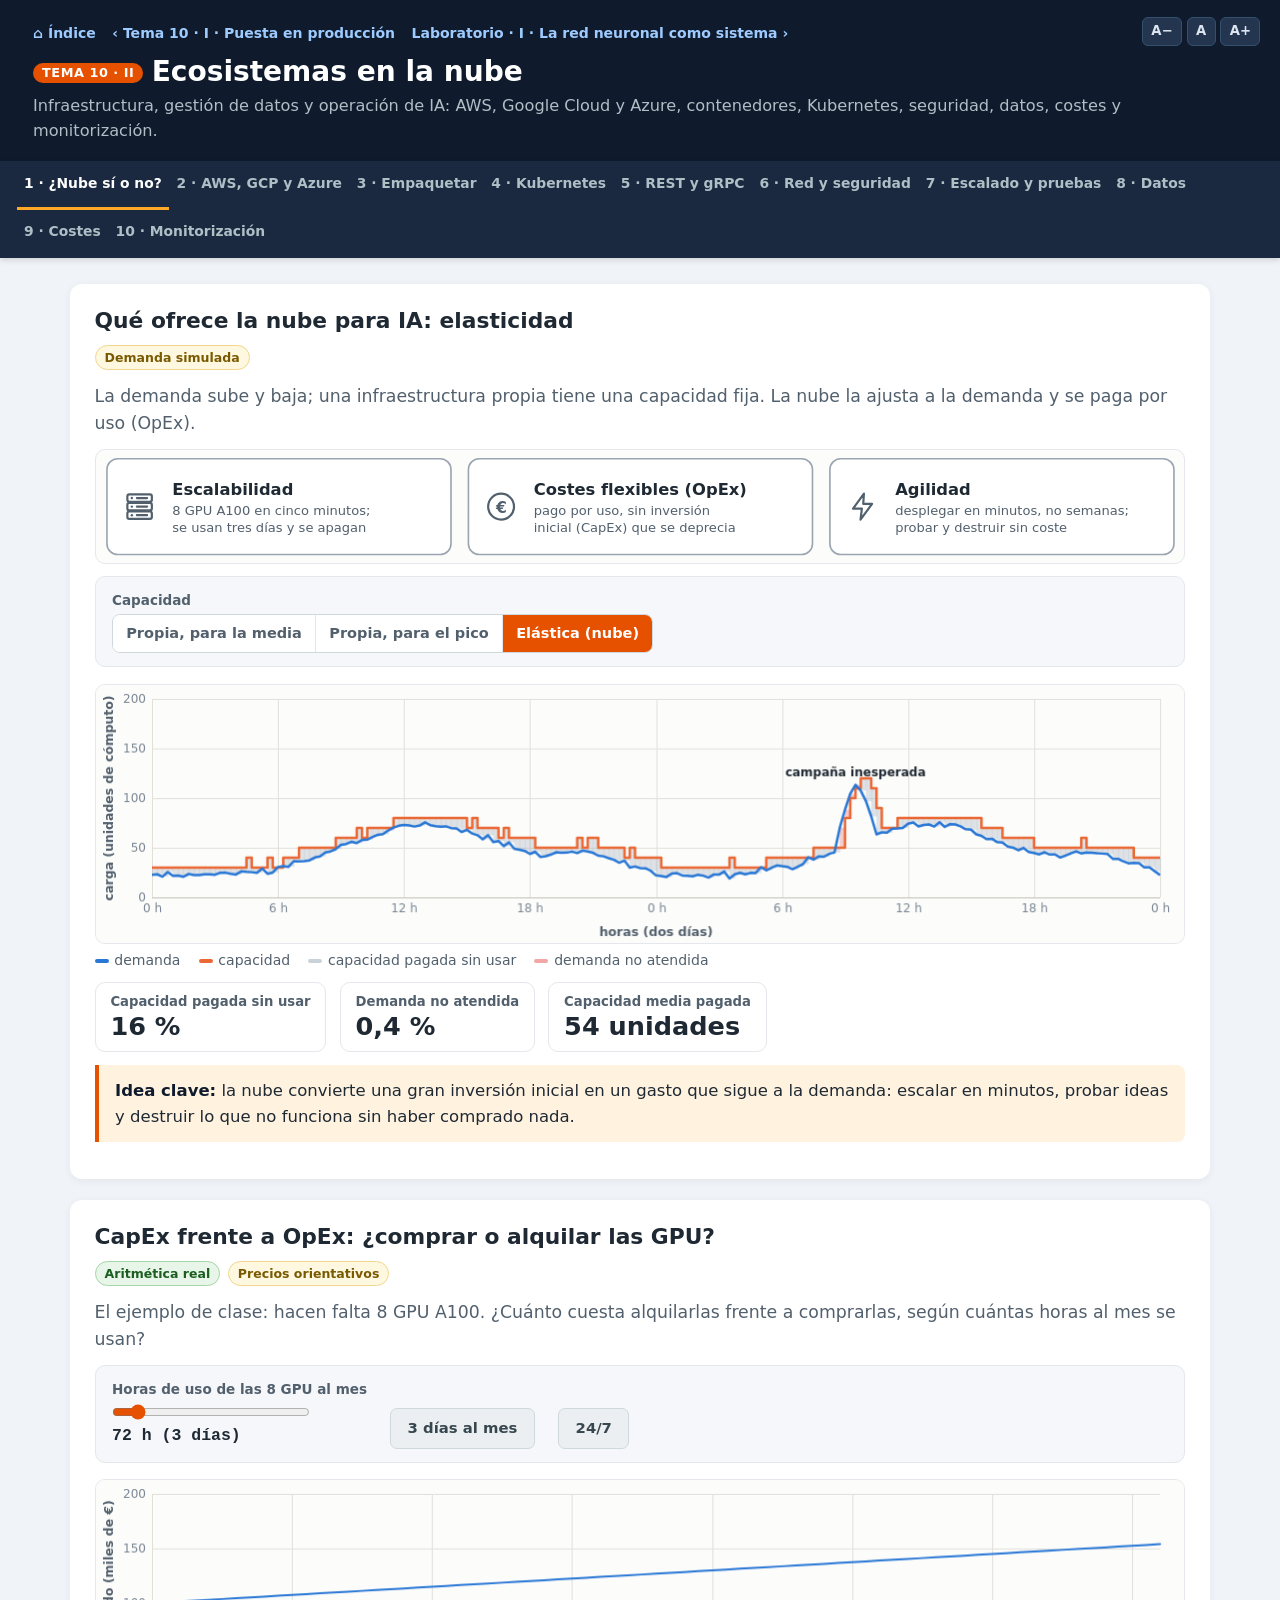
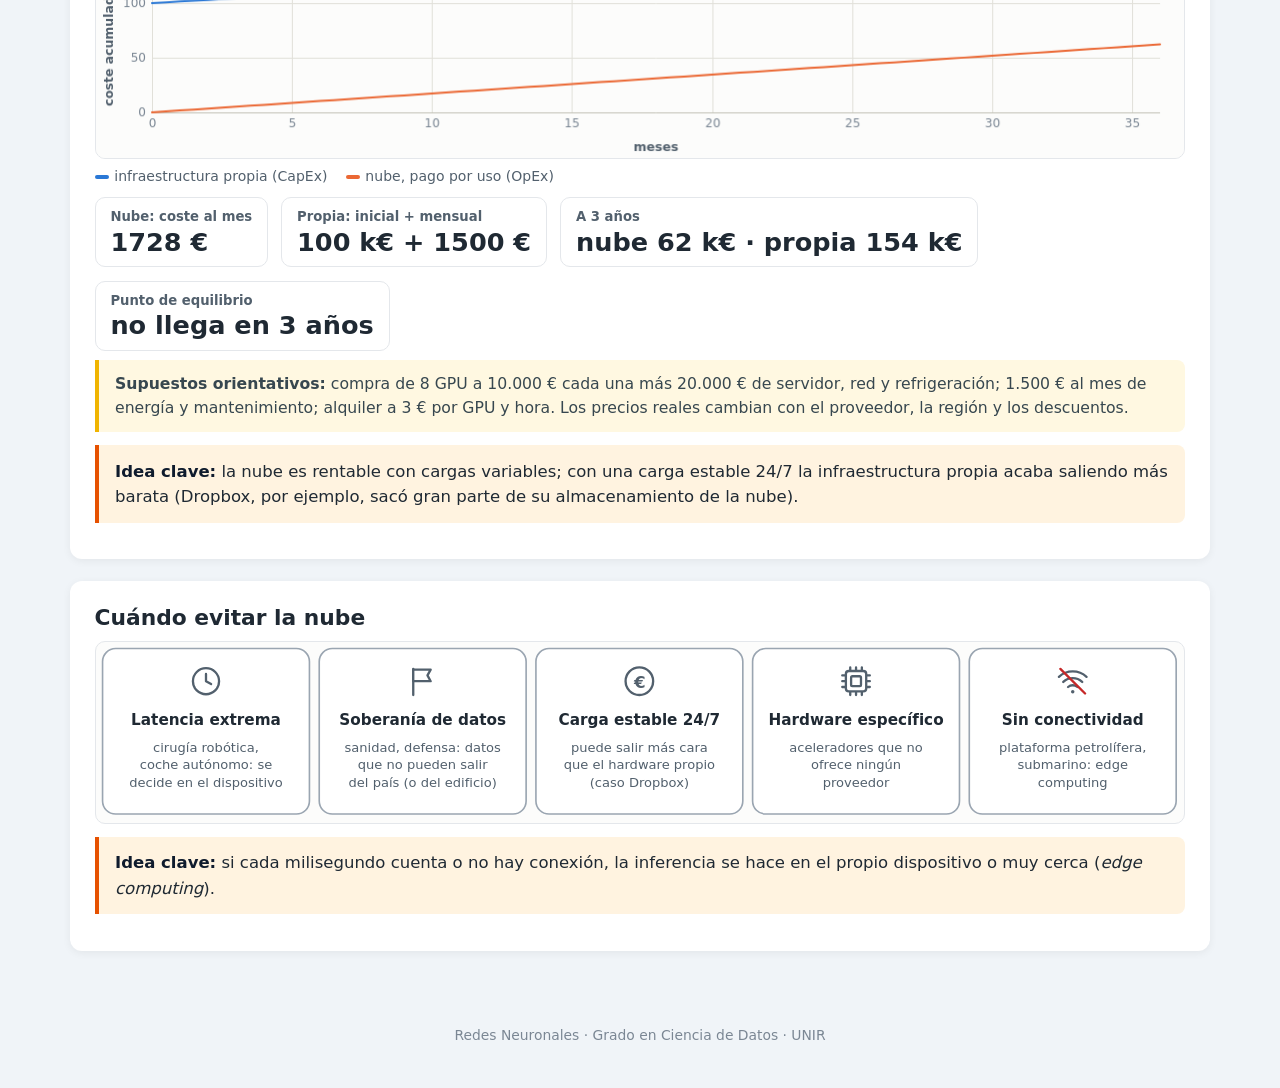
<file: 10_nube.html>
<!DOCTYPE html>
<html lang="es-ES">
<head>
<meta charset="UTF-8">
<meta name="viewport" content="width=device-width, initial-scale=1.0">
<title>Tema 10 · II · Ecosistemas en la nube — Redes Neuronales</title>
<link rel="icon" href="assets/icono.svg" type="image/svg+xml">
<link rel="stylesheet" href="assets/estilo.css">
<style>
  .fila { display: grid; grid-template-columns: minmax(0, 1fr) minmax(0, 1fr); gap: 1rem; align-items: start; }
  .fila.ancha { grid-template-columns: minmax(0, 1.5fr) minmax(0, 1fr); }
  .fila.codigo { grid-template-columns: minmax(0, 1fr) minmax(0, 1.7fr); }
  @media (max-width: 900px) { .fila, .fila.ancha { grid-template-columns: 1fr; } }
  .detalle { border: 1px solid var(--line); border-radius: 10px; background: #fff; padding: .9rem 1rem; margin-top: .8rem; }
  .detalle h3 { margin: 0 0 .3rem; font-size: 1.05rem; }
  .detalle p { margin-bottom: .5rem; }
  .registro { font-family: var(--mono); font-size: .8rem; background: #0F1B2D; color: #DDE6F0; border-radius: 10px; padding: .5rem .8rem; height: 5.6rem; overflow: auto; line-height: 1.5; margin: .6rem 0; }
  .registro.alto { height: 15.5rem; }
  .registro .r-ok { color: #A5D6A7; } .registro .r-mal { color: #EF9A9A; } .registro .r-av { color: #FFCB6B; } .registro .r-t { color: #7F8EA3; }
  pre.code .ln { display: block; min-height: 1.3em; }
  pre.code .ln.hl { display: block; background: rgba(255,203,107,.22); }
  pre.code.compacto { font-size: .8rem; line-height: 1.45; }
  pre.code .tachado { text-decoration: line-through; opacity: .6; }
  pre.code .add { color: #A5D6A7; } pre.code .del { color: #EF9A9A; }
  .card h3.mini { font-size: .88rem; text-transform: uppercase; letter-spacing: .03em; color: var(--ink2); margin: .3rem 0 .2rem; }
  .chips { display: flex; flex-wrap: wrap; gap: .4rem; margin: .5rem 0 .8rem; }
  .chip.s { background: var(--soft); border: 1px solid var(--line); color: var(--ink2); font-weight: 600; }
  .kpi.alerta { border-color: #EF9A9A; background: #FFF5F5; }
  .kpi.alerta .v { color: var(--bad); }
  .kpi.bueno { border-color: #A5D6A7; background: #F3FAF3; }
  .tabla td.col-sel, .tabla th.col-sel { background: var(--acento-l); }
  .tabla tr.grupo td { background: var(--soft); font-weight: 800; font-size: .78rem; text-transform: uppercase; letter-spacing: .04em; color: var(--ink2); }
  .tabla tr.fila-clic { cursor: pointer; }
  .tabla tr.fila-clic:hover td { background: #FFF8F1; }
  .tabla tr.sel td { font-weight: 700; }
  .grid3 > .bien, .grid3 > .mal, .grid3 > .box, .grid2 > .box { margin: 0; }
  .checklist { list-style: none; margin: 0 !important; padding: 0; display: flex; flex-direction: column; gap: .5rem; }
  .checklist li { display: grid; grid-template-columns: 1.6rem 1fr; gap: .5rem; align-items: start; padding: .55rem .7rem; border: 1px solid var(--line); border-radius: 10px; background: #fff; cursor: pointer; }
  .checklist li.hecho { background: var(--ok-l); border-color: #A5D6A7; }
  .checklist input { width: 1.2rem; height: 1.2rem; margin-top: .15rem; }
  .checklist strong { display: block; }
  .checklist small { color: var(--ink2); font-size: .85rem; }
  label.inline { font-size: .88rem; }
  .vista-datos { margin-top: .6rem; }
  .oculto { display: none !important; }
</style>
</head>
<body class="bloque-esc" data-pagina="10_nube.html">

<header class="header">
  <nav class="migas" aria-label="Navegación entre temas"></nav>
  <h1><span class="num-tema">TEMA 10 · II</span>Ecosistemas en la nube</h1>
  <p>Infraestructura, gestión de datos y operación de IA: AWS, Google Cloud y Azure, contenedores, Kubernetes, seguridad, datos, costes y monitorización.</p>
</header>

<div class="tabs" role="tablist" aria-label="Pestañas del tema">
  <button class="tab" role="tab" id="t-nube" aria-controls="p-nube" aria-selected="true">1 · ¿Nube sí o no?</button>
  <button class="tab" role="tab" id="t-prov" aria-controls="p-prov" aria-selected="false">2 · AWS, GCP y Azure</button>
  <button class="tab" role="tab" id="t-empaq" aria-controls="p-empaq" aria-selected="false">3 · Empaquetar</button>
  <button class="tab" role="tab" id="t-k8s" aria-controls="p-k8s" aria-selected="false">4 · Kubernetes</button>
  <button class="tab" role="tab" id="t-api" aria-controls="p-api" aria-selected="false">5 · REST y gRPC</button>
  <button class="tab" role="tab" id="t-red" aria-controls="p-red" aria-selected="false">6 · Red y seguridad</button>
  <button class="tab" role="tab" id="t-escala" aria-controls="p-escala" aria-selected="false">7 · Escalado y pruebas</button>
  <button class="tab" role="tab" id="t-datos" aria-controls="p-datos" aria-selected="false">8 · Datos</button>
  <button class="tab" role="tab" id="t-costes" aria-controls="p-costes" aria-selected="false">9 · Costes</button>
  <button class="tab" role="tab" id="t-monit" aria-controls="p-monit" aria-selected="false">10 · Monitorización</button>
</div>

<main class="content">

  <!-- ============================================================ 1 -->
  <section id="p-nube" class="panel">
    <div class="card">
      <h2>Qué ofrece la nube para IA: elasticidad</h2>
      <div class="meta"><span class="tag illus">Demanda simulada</span></div>
      <p class="lead">La demanda sube y baja; una infraestructura propia tiene una capacidad fija. La nube la ajusta a la demanda y se paga por uso (OpEx).</p>
      <div class="escena"><svg id="n-ben"></svg></div>
      <div class="controles">
        <div class="ctl"><span class="etq">Capacidad</span><div id="n-modo"></div></div>
      </div>
      <canvas id="n-elas" class="lienzo" aria-label="Demanda a lo largo de dos días frente a la capacidad disponible"></canvas>
      <div class="leyenda"><span><i style="background:var(--s1)"></i>demanda</span><span><i style="background:var(--s2)"></i>capacidad</span><span><i style="background:#C9D1D9"></i>capacidad pagada sin usar</span><span><i style="background:#F2A7A7"></i>demanda no atendida</span></div>
      <div class="kpis" id="n-kpis"></div>
      <div class="clave"><strong>Idea clave:</strong> la nube convierte una gran inversión inicial en un gasto que sigue a la demanda: escalar en minutos, probar ideas y destruir lo que no funciona sin haber comprado nada.</div>
    </div>
    <div class="card">
      <h2>CapEx frente a OpEx: ¿comprar o alquilar las GPU?</h2>
      <div class="meta"><span class="tag real">Aritmética real</span><span class="tag illus">Precios orientativos</span></div>
      <p class="lead">El ejemplo de clase: hacen falta 8 GPU A100. ¿Cuánto cuesta alquilarlas frente a comprarlas, según cuántas horas al mes se usan?</p>
      <div class="controles">
        <div class="ctl ancho"><label for="n-horas">Horas de uso de las 8 GPU al mes</label><input id="n-horas" type="range" min="0" max="730" step="1" value="72"><output id="n-horaso">72 h</output></div>
        <button class="btn gris" id="n-3dias">3 días al mes</button>
        <button class="btn gris" id="n-247">24/7</button>
      </div>
      <canvas id="n-capex" class="lienzo" aria-label="Coste acumulado de la nube frente a la infraestructura propia durante 36 meses"></canvas>
      <div class="leyenda"><span><i style="background:var(--s1)"></i>infraestructura propia (CapEx)</span><span><i style="background:var(--s2)"></i>nube, pago por uso (OpEx)</span></div>
      <div class="kpis" id="n-kpis2"></div>
      <p class="nota"><strong>Supuestos orientativos:</strong> compra de 8 GPU a 10.000 € cada una más 20.000 € de servidor, red y refrigeración; 1.500 € al mes de energía y mantenimiento; alquiler a 3 € por GPU y hora. Los precios reales cambian con el proveedor, la región y los descuentos.</p>
      <div class="clave"><strong>Idea clave:</strong> la nube es rentable con cargas variables; con una carga estable 24/7 la infraestructura propia acaba saliendo más barata (Dropbox, por ejemplo, sacó gran parte de su almacenamiento de la nube).</div>
    </div>
    <div class="card">
      <h2>Cuándo evitar la nube</h2>
      <div class="escena"><svg id="n-lim"></svg></div>
      <div class="clave"><strong>Idea clave:</strong> si cada milisegundo cuenta o no hay conexión, la inferencia se hace en el propio dispositivo o muy cerca (<em>edge computing</em>).</div>
    </div>
  </section>

  <!-- ============================================================ 2 -->
  <section id="p-prov" class="panel">
    <div class="card">
      <h2>Los tres grandes proveedores</h2>
      <div class="grid3">
        <div class="box acento"><h3>Amazon Web Services (AWS)</h3><p>Líder del mercado y el primero en llegar (2006). Más de 200 servicios y la plataforma de ML más usada: SageMaker.</p></div>
        <div class="box acento"><h3>Google Cloud (GCP)</h3><p>Fuerte en big data e IA: BigQuery y Vertex AI. Kubernetes y TensorFlow nacieron en Google.</p></div>
        <div class="box acento"><h3>Microsoft Azure</h3><p>Integración empresarial (Microsoft 365, Entra ID, antes Active Directory) y nube híbrida (Azure Stack). Azure Machine Learning.</p></div>
      </div>
      <p style="margin-top:.8rem">Cada vez más empresas son <strong>multinube</strong>: usan dos o tres proveedores para no depender de uno solo, a cambio de más complejidad.</p>
    </div>
    <div class="card">
      <h2>La misma arquitectura de ML en las tres nubes</h2>
      <div class="meta"><span class="tag illus">Flujo ilustrativo</span></div>
      <p class="lead">Las piezas son las mismas; cambian los nombres. Cambia de proveedor y pulsa una pieza para verla en la tabla.</p>
      <div class="controles">
        <div class="ctl"><span class="etq">Proveedor</span><div id="pv-prov"></div></div>
        <label class="inline"><input type="checkbox" id="pv-rotar"> Ir cambiando de proveedor solo</label>
      </div>
      <div class="escena"><svg id="pv-svg"></svg></div>
    </div>
    <div class="card">
      <h2>Tabla de equivalencias</h2>
      <table class="tabla" id="pv-tabla">
        <thead><tr><th>Categoría</th><th data-col="aws">AWS</th><th data-col="gcp">Google Cloud</th><th data-col="azure">Azure</th></tr></thead>
        <tbody></tbody>
      </table>
      <p class="nota">Nombres que han cambiado: AWS llama <strong>SageMaker AI</strong> desde diciembre de 2024 a lo que antes se llamaba SageMaker; <strong>Cloud Run functions</strong> se llamaba Cloud Functions; <strong>Artifact Registry</strong> sustituye a Container Registry (GCR); <strong>Microsoft Purview</strong> se llamaba Azure Purview y <strong>Microsoft Entra ID</strong>, Azure Active Directory.</p>
    </div>
    <div class="card">
      <h2>Criterios para elegir proveedor</h2>
      <div class="escena"><svg id="pv-crit"></svg></div>
      <div class="clave"><strong>Idea clave:</strong> elegir proveedor es una decisión estratégica para años. Las tecnologías abiertas (Kubernetes, PostgreSQL) reducen la dependencia; los servicios gestionados propios son más cómodos pero atan más.</div>
    </div>
  </section>

  <!-- ============================================================ 3 -->
  <section id="p-empaq" class="panel">
    <div class="card">
      <h2>Del notebook a una imagen desplegable</h2>
      <div class="meta"><span class="tag illus">Animación ilustrativa</span></div>
      <p class="lead">Antes de subir nada a la nube hay que convertir el notebook en código de producción. Recorre los pasos.</p>
      <div class="controles">
        <button class="btn" id="e-rec">▶ Recorrer</button>
        <button class="btn gris" id="e-sig">Paso siguiente</button>
      </div>
      <div class="escena"><svg id="e-svg"></svg></div>
      <div class="detalle fila codigo" id="e-det"><div><h3 id="e-tit"></h3><p id="e-txt"></p></div><pre class="code compacto" id="e-code"></pre></div>
    </div>
    <div class="card">
      <h2>Formatos de exportación y portabilidad</h2>
      <p class="lead">El modelo entrenado vive en la memoria de Python; hay que serializarlo. Pulsa un formato para ver de dónde viene y dónde se ejecuta.</p>
      <div class="escena"><svg id="f-svg"></svg></div>
      <div class="detalle" id="f-nota"></div>
    </div>
    <div class="card">
      <h2>Una imagen Docker por capas</h2>
      <div class="meta"><span class="tag illus">Tamaños orientativos</span></div>
      <p class="lead">Cada instrucción del Dockerfile crea una capa. Si solo cambia el código, las capas de abajo se reutilizan de la caché: construir y subir es mucho más rápido.</p>
      <div class="controles">
        <button class="btn" id="dk-build">▶ docker build</button>
        <button class="btn gris" id="dk-cambio">Cambiar solo el código y reconstruir</button>
        <button class="btn gris" id="dk-push">docker push al registro</button>
      </div>
      <div class="escena"><svg id="dk-svg"></svg></div>
      <div class="fila ancha" style="margin-top:.6rem">
        <pre class="code compacto" id="dk-file"></pre>
        <div><div class="registro alto" id="dk-log" aria-live="polite"></div></div>
      </div>
      <ul>
        <li>La imagen empaqueta sistema base, Python, librerías, código y modelo: «funciona en mi máquina» = «funciona en la nube».</li>
        <li>Es <strong>inmutable</strong>: hoy y dentro de un año se comporta igual. Clave para la reproducibilidad.</li>
        <li>Con PyTorch o TensorFlow con GPU, una imagen pesa fácilmente 2-10 GB: conviene usar <em>multi-stage builds</em> y no copiar ficheros innecesarios.</li>
      </ul>
      <div class="clave"><strong>Idea clave:</strong> ordena el Dockerfile de lo que menos cambia (sistema, librerías) a lo que más cambia (código, modelo) para aprovechar la caché de capas.</div>
    </div>
  </section>

  <!-- ============================================================ 4 -->
  <section id="p-k8s" class="panel">
    <div class="card">
      <h2>Kubernetes: pods que se reparan y se multiplican</h2>
      <div class="meta"><span class="tag illus">Simulación con tiempos acelerados</span><span class="tag real">Regla real del autoescalado (HPA)</span></div>
      <p class="lead">Si Docker es el ladrillo, Kubernetes es el arquitecto: reparte las peticiones entre réplicas, reinicia lo que falla, añade réplicas si la CPU pasa del 70 % y actualiza sin cortar el servicio.</p>
      <div class="controles">
        <div class="ctl"><label for="k-carga">Carga (peticiones/s)</label><input id="k-carga" type="range" min="5" max="95" step="1" value="18"><output id="k-cargao">18/s</output></div>
        <button class="btn" id="k-fpod">Fallo de un pod</button>
        <button class="btn" id="k-fnodo">Fallo de un nodo</button>
        <button class="btn" id="k-act">Actualizar a v2</button>
        <button class="btn gris" id="k-reset">Reiniciar</button>
      </div>
      <div class="escena"><svg id="k-svg"></svg></div>
      <div class="kpis" id="k-kpis"></div>
      <div class="fila">
        <div><h3 class="mini">Eventos del clúster</h3><div class="registro alto" id="k-log" aria-live="polite"></div></div>
        <div><h3 class="mini">Lo que se declara (YAML)</h3><pre class="code compacto" id="k-yaml"></pre></div>
      </div>
      <ul>
        <li><strong>Pod:</strong> uno o más contenedores que se ejecutan juntos; normalmente, uno con el modelo.</li>
        <li><strong>Auto-reparación:</strong> si un contenedor se cae, se reinicia; si cae un nodo, sus pods se recrean en otros nodos.</li>
        <li><strong>HPA:</strong> réplicas deseadas = ⌈réplicas actuales × CPU media / 70 %⌉ (con un margen de tolerancia del 10 %).</li>
        <li><strong>Actualización progresiva (<em>rolling update</em>):</strong> se crea un pod v2, cuando está listo se retira un v1, y así hasta el final.</li>
      </ul>
      <div class="clave"><strong>Idea clave:</strong> en Kubernetes no se dan órdenes paso a paso: se declara el estado deseado (cuántas réplicas, qué imagen, qué umbral) y el clúster trabaja sin parar para cumplirlo.</div>
    </div>
  </section>

  <!-- ============================================================ 5 -->
  <section id="p-api" class="panel">
    <div class="card">
      <h2>REST y gRPC: la misma predicción, dos formatos</h2>
      <div class="meta"><span class="tag real">Codificación real en el navegador</span><span class="tag illus">Animación ilustrativa</span></div>
      <p class="lead">REST envía JSON (texto legible); gRPC envía Protocol Buffers (binario compacto). Aquí se codifican de verdad los mismos datos en los dos formatos.</p>
      <div class="controles">
        <div class="ctl"><span class="etq">Datos</span><div id="a-cli"></div></div>
        <div class="ctl"><label for="a-lote">Clientes en la petición</label><input id="a-lote" type="range" min="1" max="100" step="1" value="1"><output id="a-loteo">1</output></div>
        <button class="btn" id="a-env">▶ Enviar por los dos</button>
        <button class="btn gris" id="a-stream">Streaming bidireccional (gRPC)</button>
      </div>
      <div class="escena"><svg id="a-svg"></svg></div>
      <div class="kpis" id="a-kpis"></div>
      <div class="grid2">
        <div><h3 class="mini">REST · petición HTTP con JSON</h3><pre class="code compacto" id="a-rest"></pre></div>
        <div><h3 class="mini">gRPC · contrato .proto</h3><pre class="code compacto" id="a-proto"></pre><h3 class="mini">gRPC · los bytes que viajan (hexadecimal)</h3><pre class="code compacto" id="a-hex" style="white-space:pre-wrap"></pre></div>
      </div>
      <table class="tabla">
        <thead><tr><th></th><th>REST</th><th>gRPC</th></tr></thead>
        <tbody>
          <tr><td><strong>Formato</strong></td><td>JSON (texto)</td><td>Protocol Buffers (binario)</td></tr>
          <tr><td><strong>Transporte</strong></td><td>HTTP/1.1 o HTTP/2</td><td>HTTP/2</td></tr>
          <tr><td><strong>Depurar</strong></td><td>Fácil: se lee a simple vista</td><td>Hace falta el .proto y herramientas</td></tr>
          <tr><td><strong>Rendimiento</strong></td><td>Bueno</td><td>Mayor: mensajes más pequeños y rápidos de procesar</td></tr>
          <tr><td><strong>Streaming</strong></td><td>Limitado</td><td>Bidireccional</td></tr>
          <tr><td><strong>Contrato</strong></td><td>OpenAPI (Swagger)</td><td>Fichero .proto</td></tr>
          <tr><td><strong>Uso típico</strong></td><td>APIs abiertas, navegador, cualquier lenguaje</td><td>Comunicación entre microservicios (en navegador necesita gRPC-Web)</td></tr>
        </tbody>
      </table>
      <div class="clave"><strong>Idea clave:</strong> REST es universal y fácil de depurar; gRPC es más rápido y compacto. Lo habitual: REST hacia fuera y gRPC entre servicios internos.</div>
    </div>
    <div class="card">
      <h2>El contrato: entradas y salidas estrictas</h2>
      <div class="meta"><span class="tag illus">Respuestas de ejemplo</span></div>
      <p class="lead">FastAPI valida cada petición contra el esquema y publica el contrato OpenAPI en <code>/docs</code>. Si algo no cuadra, responde 422 y explica qué falta.</p>
      <div class="controles"><div class="ctl"><span class="etq">Petición</span><div id="c-caso"></div></div></div>
      <div class="grid2">
        <div><h3 class="mini">Petición</h3><pre class="code compacto" id="c-req"></pre><h3 class="mini">El contrato en el código (Pydantic)</h3><pre class="code compacto" id="c-py"></pre></div>
        <div><h3 class="mini">Respuesta</h3><pre class="code compacto" id="c-res"></pre></div>
      </div>
      <div class="clave"><strong>Idea clave:</strong> versionad siempre la API (<code>/api/v1/predict</code>): cuando haga falta un cambio incompatible, se publica la v2 sin romper a quien sigue usando la v1.</div>
    </div>
  </section>

  <!-- ============================================================ 6 -->
  <section id="p-red" class="panel">
    <div class="card">
      <h2>Red privada: VPC, subredes y grupos de seguridad</h2>
      <div class="meta"><span class="tag illus">Animación ilustrativa</span></div>
      <p class="lead">El balanceador vive en una subred pública; el modelo y la base de datos, en subredes privadas sin acceso directo desde internet. Pulsa un tráfico y mira quién lo deja pasar.</p>
      <div class="controles">
        <button class="btn" id="r-usuario">Usuario → predicción</button>
        <button class="btn gris" id="r-directo">Atacante → modelo directo</button>
        <button class="btn gris" id="r-bd">Balanceador → base de datos</button>
        <button class="btn gris" id="r-ssh">Atacante → SSH al balanceador</button>
      </div>
      <div class="escena"><svg id="r-svg"></svg></div>
      <div class="registro" id="r-log" aria-live="polite"></div>
      <table class="tabla">
        <thead><tr><th>Grupo de seguridad</th><th>Entrada permitida</th><th>Desde</th></tr></thead>
        <tbody>
          <tr><td><strong>gs-balanceador</strong></td><td class="n">443 (HTTPS)</td><td>cualquier dirección (0.0.0.0/0)</td></tr>
          <tr><td><strong>gs-modelo</strong></td><td class="n">8080</td><td>solo gs-balanceador</td></tr>
          <tr><td><strong>gs-bd</strong></td><td class="n">5432 (PostgreSQL)</td><td>solo gs-modelo</td></tr>
        </tbody>
      </table>
      <div class="clave"><strong>Idea clave:</strong> por defecto, nada entra. Cada grupo de seguridad abre solo el puerto imprescindible y solo para quien lo necesita.</div>
    </div>
    <div class="card">
      <h2>IAM: ¿se permite esta acción?</h2>
      <div class="meta"><span class="tag real">Evaluación real de la política</span></div>
      <p class="lead">Una política IAM es un documento JSON con permisos «Allow» y «Deny». Elige qué intenta hacer el rol del modelo y mira cómo se evalúa.</p>
      <div class="controles">
        <div class="ctl ancho"><label for="i-pet">El rol del modelo intenta…</label><select id="i-pet"></select></div>
        <label class="inline"><input type="checkbox" id="i-amplia"> Añadir un permiso demasiado amplio (<code>s3:*</code> sobre <code>*</code>)</label>
      </div>
      <div class="fila">
        <pre class="code compacto" id="i-pol"></pre>
        <div><div class="escena"><svg id="i-svg"></svg></div><div class="registro" id="i-log" aria-live="polite"></div></div>
      </div>
      <ul>
        <li><strong>Mínimo privilegio:</strong> si el modelo solo lee un bucket, su rol solo puede leer ese bucket.</li>
        <li><strong>Roles, no usuarios:</strong> los servicios usan roles con credenciales temporales que caducan solas.</li>
        <li><strong>MFA</strong> obligatoria para las personas y <strong>auditoría</strong> de cada acción (AWS CloudTrail).</li>
      </ul>
      <div class="clave"><strong>Idea clave:</strong> un «Deny» explícito gana siempre; sin un «Allow» que coincida, la respuesta también es no (denegación implícita).</div>
    </div>
    <div class="card">
      <h2>Cifrado en tránsito y en reposo con KMS</h2>
      <div class="meta"><span class="tag illus">Animación ilustrativa</span></div>
      <p class="lead">TLS protege los datos mientras viajan; en disco se guardan cifrados con una clave de datos que, a su vez, cifra una clave maestra que nunca sale de KMS.</p>
      <div class="controles">
        <button class="btn" id="m-guardar">Guardar un dato</button>
        <button class="btn" id="m-leer">Leer con permiso kms:Decrypt</button>
        <button class="btn gris" id="m-sin">Leer sin permiso</button>
        <button class="btn gris" id="m-rotar">Rotar la clave maestra</button>
      </div>
      <div class="escena"><svg id="m-svg"></svg></div>
      <div class="registro" id="m-log" aria-live="polite"></div>
      <div class="clave"><strong>Idea clave:</strong> IAM y KMS trabajan juntos: no basta con tener los datos cifrados, hace falta permiso para usar la clave. Doble capa de protección.</div>
    </div>
  </section>

  <!-- ============================================================ 7 -->
  <section id="p-escala" class="panel">
    <div class="card">
      <h2>Escalar en vertical o en horizontal</h2>
      <div class="meta"><span class="tag illus">Animación ilustrativa</span></div>
      <div class="controles"><button class="btn" id="x-mas">Más demanda</button><button class="btn gris" id="x-reset">Reiniciar</button></div>
      <div class="escena"><svg id="x-svg"></svg></div>
    </div>
    <div class="card">
      <h2>Autoescalado durante un día de tráfico</h2>
      <div class="meta"><span class="tag real">Simulación real de la regla del HPA</span><span class="tag illus">Tráfico simulado</span></div>
      <p class="lead">Regla: si la CPU media supera el umbral, más réplicas; si baja, menos (tras 5 minutos de estabilización). Las réplicas nuevas tardan en arrancar.</p>
      <div class="controles">
        <div class="ctl"><label for="h-umb">Umbral de CPU</label><input id="h-umb" type="range" min="50" max="90" step="5" value="70"><output id="h-umbo">70 %</output></div>
        <div class="ctl"><label for="h-arr">Arranque de una réplica</label><input id="h-arr" type="range" min="1" max="10" step="1" value="3"><output id="h-arro">3 min</output></div>
        <div class="ctl"><label for="h-min">Réplicas mínimas</label><input id="h-min" type="range" min="1" max="6" step="1" value="2"><output id="h-mino">2</output></div>
        <button class="btn" id="h-play">▶ Reproducir el día</button>
      </div>
      <div class="kpis" id="h-kpis"></div>
      <canvas id="h-g1" class="lienzo" aria-label="Demanda y capacidad de las réplicas a lo largo del día"></canvas>
      <div class="leyenda"><span><i style="background:var(--s1)"></i>demanda (peticiones/s)</span><span><i style="background:var(--s2)"></i>capacidad de las réplicas listas</span><span><i style="background:#F2A7A7"></i>demanda no atendida</span></div>
      <canvas id="h-g2" class="lienzo" aria-label="CPU media de las réplicas a lo largo del día con el umbral"></canvas>
      <div class="leyenda"><span><i style="background:var(--s3)"></i>CPU media de las réplicas</span><span><i style="background:var(--ink2)"></i>umbral del autoescalado</span></div>
      <div class="clave"><strong>Idea clave:</strong> el autoescalado reacciona tarde: si las réplicas tardan en arrancar, un pico brusco se come la holgura. Por eso el umbral no se pone al 100 %.</div>
    </div>
    <div class="card">
      <h2>Estrategia de pruebas</h2>
      <div class="meta"><span class="tag real">Prueba de carga con teoría de colas</span></div>
      <p class="lead">Muchas pruebas rápidas abajo, pocas y costosas arriba. Pulsa cada nivel.</p>
      <div class="fila">
        <div class="escena"><svg id="pp-svg"></svg></div>
        <div><h3 id="pp-tit" style="margin:0 0 .3rem"></h3><p id="pp-txt"></p><pre class="code compacto" id="pp-code"></pre></div>
      </div>
      <div id="pp-cargaw" class="oculto">
        <canvas id="pp-carga" class="lienzo" aria-label="Latencia p95 frente a peticiones por segundo en una prueba de carga"></canvas>
        <div class="leyenda"><span><i style="background:var(--s2)"></i>latencia p95 (4 réplicas, teoría M/M/c)</span><span><i style="background:var(--bad)"></i>objetivo de servicio: 300 ms</span></div>
      </div>
      <div class="clave"><strong>Idea clave:</strong> un modelo necesita aún más pruebas que el software clásico, porque su comportamiento cambia de forma sutil. Antes de producción: saber dónde está el punto de quiebre.</div>
    </div>
  </section>

  <!-- ============================================================ 8 -->
  <section id="p-datos" class="panel">
    <div class="card">
      <h2>Gestión de datos en la nube</h2>
      <div class="meta" id="dt-meta"></div>
      <div class="controles"><div class="ctl"><span class="etq">Vista</span><div id="dt-vista"></div></div><div id="dt-ctl" style="display:contents"></div></div>
      <p class="lead" id="dt-lead"></p>
      <div class="escena"><svg id="dt-svg"></svg></div>
      <div class="kpis" id="dt-kpis"></div>
      <div id="dt-txt" class="vista-datos"></div>
      <div class="clave"><strong>Idea clave:</strong> un modelo es tan bueno como sus datos: dónde se guardan, cómo llegan, cómo se transforman y quién responde de ellos.</div>
    </div>
  </section>

  <!-- ============================================================ 9 -->
  <section id="p-costes" class="panel">
    <div class="card">
      <h2>Tres palancas para que la factura no se dispare</h2>
      <div class="meta"><span class="tag illus">Cifras orientativas</span></div>
      <div class="controles"><div class="ctl"><span class="etq">Palanca</span><div id="co-vista"></div></div><div id="co-ctl" style="display:contents"></div></div>
      <p class="lead" id="co-lead"></p>
      <div class="escena" id="co-esc"><svg id="co-svg"></svg></div>
      <canvas id="co-pres" class="lienzo oculto" aria-label="Gasto acumulado del mes frente al presupuesto, con avisos"></canvas>
      <div class="leyenda oculto" id="co-ley"><span><i style="background:var(--s1)"></i>gasto acumulado real</span><span><i style="background:var(--s1);opacity:.45"></i>previsión a fin de mes</span><span><i style="background:var(--ink2)"></i>presupuesto (100 %)</span></div>
      <div class="kpis" id="co-kpis"></div>
      <p id="co-txt"></p>
    </div>
    <div class="card">
      <h2>Ciclo de vida de una instancia de notebook de SageMaker</h2>
      <div class="meta"><span class="tag illus">Precios orientativos · tiempo acelerado</span></div>
      <p class="lead">Mientras está «InService» se paga, se use o no. «Stopped» solo cuesta el disco. El error típico: olvidarla encendida.</p>
      <div class="controles">
        <div class="ctl"><label for="sm-tipo">Tipo de instancia</label><select id="sm-tipo"><option value="0.05">ml.t3.medium · CPU · ≈ 0,05 €/h</option><option value="0.75">ml.g4dn.xlarge · GPU T4 · ≈ 0,75 €/h</option><option value="3.8" selected>ml.p3.2xlarge · GPU V100 · ≈ 3,80 €/h</option></select></div>
        <button class="btn" id="sm-start">Iniciar</button>
        <button class="btn" id="sm-stop">Detener</button>
        <button class="btn gris" id="sm-finde">Olvidarla encendida el fin de semana</button>
        <label class="inline"><input type="checkbox" id="sm-auto"> Auto-stop tras 1 h sin uso (script de ciclo de vida)</label>
      </div>
      <div class="escena"><svg id="sm-svg"></svg></div>
      <div class="kpis" id="sm-kpis"></div>
      <ul>
        <li><strong>Rol IAM:</strong> sin un rol que deje a SageMaker leer de S3, todo acaba en «Access Denied».</li>
        <li>El disco (EBS) guarda los ficheros aunque la instancia esté parada; las librerías extra se instalan con scripts de ciclo de vida.</li>
        <li>Desde el notebook se lanzan trabajos de entrenamiento, puntos de inferencia (<em>endpoints</em>) y transformaciones por lotes.</li>
      </ul>
      <div class="clave"><strong>Idea clave:</strong> alertas de presupuesto desde el primer día y apagado automático: una GPU olvidada un fin de semana cuesta más que muchas horas de trabajo útil.</div>
    </div>
  </section>

  <!-- ============================================================ 10 -->
  <section id="p-monit" class="panel">
    <div class="card">
      <h2>Monitorización con Prometheus</h2>
      <div class="meta"><span class="tag illus">Métricas simuladas</span></div>
      <p class="lead">Prometheus «pregunta» (modo <em>pull</em>) cada pocos segundos a cada réplica por sus métricas, las guarda como series temporales y avisa si algo se tuerce.</p>
      <div class="controles"><div class="ctl"><span class="etq">Situación</span><div id="pm-esc"></div></div></div>
      <div class="escena"><svg id="pm-svg"></svg></div>
      <div class="grid3" style="margin-top:.6rem">
        <div><canvas id="pm-g1" class="lienzo" aria-label="Panel de latencia p95"></canvas></div>
        <div><canvas id="pm-g2" class="lienzo" aria-label="Panel de tasa de errores"></canvas></div>
        <div><canvas id="pm-g3" class="lienzo" aria-label="Panel de deriva: media de la probabilidad predicha"></canvas></div>
      </div>
      <div class="leyenda"><span><i style="background:var(--s1)"></i>métrica</span><span><i style="background:var(--bad)"></i>umbral de alerta</span><span><i style="background:#C9D1D9"></i>banda de referencia de la deriva</span></div>
      <div class="registro" id="pm-alert" aria-live="polite"></div>
      <div class="grid2">
        <div><h3 class="mini">Lo que responde cada réplica en /metrics</h3><pre class="code compacto" id="pm-metrics"></pre></div>
        <div><h3 class="mini">Reglas de alerta (PromQL)</h3><pre class="code compacto" id="pm-reglas" style="white-space:pre-wrap"></pre></div>
      </div>
      <div class="clave"><strong>Idea clave:</strong> Prometheus detecta si el modelo está vivo, lento o fallando… y, con métricas propias, si sus predicciones se están desviando (deriva). Grafana lo muestra y Alertmanager avisa.</div>
    </div>
    <div class="card">
      <h2>Checklist de despliegue en la nube</h2>
      <p class="lead">Si todas las respuestas son «sí», el modelo está listo para producción.</p>
      <div class="fila ancha">
        <ul class="checklist" id="ck-lista"></ul>
        <div class="escena"><svg id="ck-svg"></svg></div>
      </div>
      <div class="clave"><strong>Idea clave:</strong> poner un modelo en producción no es subir un fichero: es infraestructura, seguridad, datos, automatización y vigilancia continua.</div>
    </div>
  </section>

</main>
<footer class="footer">Redes Neuronales · Grado en Ciencia de Datos · UNIR</footer>

<script src="assets/comun.js"></script>
<script src="assets/10_diagramas.js"></script>
<script>
(function () {
  "use strict";
  const C = RN.color, D = D10, K = D10.col;
  const reducido = RN.reducirMovimiento;
  function $(id) { return document.getElementById(id); }
  function tab(nombre, fn) { try { fn(); } catch (e) { console.error("Pestaña " + nombre + ": " + (e && e.stack ? e.stack : e)); } }
  function bucle(paso, el, auto) {
    const a = RN.anima(paso, el);
    if (auto !== false) {
      if (!reducido) a.iniciar();
      else { const c = el.closest ? el.closest(".card") : null; if (c) c.addEventListener("click", function () { a.iniciar(); }, { once: true }); }
    }
    return a;
  }
  function registra(caja, html, clase) {
    const d = RN.el("div", clase ? { class: "r-" + clase } : null, null);
    d.innerHTML = html;
    caja.insertBefore(d, caja.firstChild);
    while (caja.childNodes.length > 40) caja.removeChild(caja.lastChild);
  }
  function kpi(cont, id, titulo) {
    const k = RN.el("div", { class: "kpi", id: id }, cont);
    RN.el("div", { class: "t" }, k, titulo);
    k.v = RN.el("div", { class: "v" }, k, "—");
    return k;
  }
  function bonito(v) { const p = Math.pow(10, Math.floor(Math.log10(v))), r = v / p; return (r <= 1 ? 1 : r <= 2 ? 2 : r <= 5 ? 5 : 10) * p; }
  function esc(t) { return String(t).replace(/&/g, "&amp;").replace(/</g, "&lt;").replace(/>/g, "&gt;"); }
  // tarjeta con icono a la izquierda; s puede ser un texto o una lista de líneas
  function tarjeta(padre, x, y, w, h, ic, t, s, o) {
    o = o || {};
    const g = RN.svg("g", { class: "d-caja" + (o.clase ? " " + o.clase : "") }, padre);
    g.rect = RN.svg("rect", { x: x, y: y, width: w, height: h, rx: o.r || 10, fill: o.fill || "#fff", stroke: o.stroke || K.borde, "stroke-width": 1.5 }, g);
    const cy = y + h / 2, lineas = s ? (Array.isArray(s) ? s : [s]) : [];
    if (ic) g.ic = D.icono(g, ic, x + (o.dxIc || 24), cy, o.tamIc || 24, o.colIc);
    const tx = x + (ic ? (o.dxTxt || 46) : 14);
    const ty = cy - lineas.length * 8;
    g.t1 = D.texto(g, tx, ty, t, { ancla: "start", tam: o.tam || 13, peso: 700 });
    if (lineas.length) g.t2 = D.texto(g, tx, ty + 19, lineas, { ancla: "start", tam: 12, color: C.ink2, arriba: true, interlinea: 1.3 });
    return g;
  }
  // ficha vertical: icono arriba, título y varias líneas
  function ficha(padre, x, y, w, h, ic, t, lineas, o) {
    o = o || {};
    const g = RN.svg("g", { class: "d-caja" }, padre);
    g.rect = RN.svg("rect", { x: x, y: y, width: w, height: h, rx: 12, fill: o.fill || "#fff", stroke: K.borde, "stroke-width": 1.5 }, g);
    D.icono(g, ic, x + w / 2, y + 30, o.tamIc || 32, o.colIc);
    D.texto(g, x + w / 2, y + 66, t, { tam: 14, peso: 700 });
    D.texto(g, x + w / 2, y + 90, lineas, { tam: 12, color: C.ink2, arriba: true, interlinea: 1.35 });
    return g;
  }
  const PROV = ["aws", "gcp", "azure"], PROVN = { aws: "AWS", gcp: "Google Cloud", azure: "Azure" };

  // =====================================================================================
  // 1 · ¿Nube sí o no?
  tab("nube", function () {
    const sb = D.prepara($("n-ben"), 1000, 104, "Tres ventajas de la nube para IA: escalabilidad, costes flexibles y agilidad");
    tarjeta(sb, 10, 8, 316, 88, "servidor", "Escalabilidad", ["8 GPU A100 en cinco minutos;", "se usan tres días y se apagan"], { tamIc: 30, dxIc: 30, dxTxt: 60, tam: 15 });
    tarjeta(sb, 342, 8, 316, 88, "euro", "Costes flexibles (OpEx)", ["pago por uso, sin inversión", "inicial (CapEx) que se deprecia"], { tamIc: 30, dxIc: 30, dxTxt: 60, tam: 15 });
    tarjeta(sb, 674, 8, 316, 88, "rayo", "Agilidad", ["desplegar en minutos, no semanas;", "probar y destruir sin coste"], { tamIc: 30, dxIc: 30, dxTxt: 60, tam: 15 });

    // ---- elasticidad
    const rng = RN.rng(31), N = 48 * 4, dem = [];
    for (let i = 0; i <= N; i++) {
      const h = i / 4, hd = h % 24;
      let d = 22 + 52 * Math.exp(-0.5 * Math.pow((hd - 13) / 3.6, 2)) + 18 * Math.exp(-0.5 * Math.pow((hd - 21) / 1.6, 2));
      if (h > 32.5 && h < 34.5) d += 55 * Math.sin((h - 32.5) / 2 * Math.PI);
      dem.push(Math.max(5, d + 1.6 * RN.normal(rng)));
    }
    const media = dem.reduce(function (a, b) { return a + b; }, 0) / dem.length, pico = Math.max.apply(null, dem);
    let modo = "elastica", cap = [], tc = 48;
    function calcCap() {
      cap = dem.map(function (d, i) {
        if (modo === "media") return media * 1.1;
        if (modo === "pico") return pico * 1.03;
        const atr = dem[Math.max(0, i - 1)];
        return Math.ceil(atr / 10 + 0.4) * 10;
      });
      let ociosa = 0, tot = 0, falta = 0, td = 0;
      dem.forEach(function (d, i) { ociosa += Math.max(0, cap[i] - d); tot += cap[i]; falta += Math.max(0, d - cap[i]); td += d; });
      kO.v.textContent = RN.fmt(100 * ociosa / tot, 0) + " %";
      kF.v.textContent = RN.fmt(100 * falta / td, 1) + " %";
      kF.classList.toggle("alerta", falta / td > 0.01);
      kO.classList.toggle("alerta", ociosa / tot > 0.4);
      kC.v.textContent = RN.fmt(tot / N, 0) + " unidades";
    }
    const kc = $("n-kpis");
    const kO = kpi(kc, "nk-o", "Capacidad pagada sin usar"), kF = kpi(kc, "nk-f", "Demanda no atendida"), kC = kpi(kc, "nk-c", "Capacidad media pagada");
    const ge = RN.grafica($("n-elas"), {
      alto: 260, hover: false, x: { min: 0, max: 48, titulo: "horas (dos días)", marcas: [0, 6, 12, 18, 24, 30, 36, 42, 48], fmt: function (v) { return (v % 24) + " h"; } },
      y: { min: 0, max: bonito(pico * 1.15), titulo: "carga (unidades de cómputo)" },
      extras: function (ctx, g) {
        const n = Math.round(Math.min(48, tc) * 4);
        const X = function (i) { return g.sx(i / 4); };
        for (let i = 0; i < n; i++) {
          const x0 = X(i), x1 = X(i + 1), d = dem[i], c = cap[i];
          if (c > d) { ctx.fillStyle = "rgba(160,170,182,.32)"; ctx.fillRect(x0, g.sy(c), x1 - x0 + 0.5, g.sy(d) - g.sy(c)); }
          else { ctx.fillStyle = "rgba(227,73,72,.28)"; ctx.fillRect(x0, g.sy(d), x1 - x0 + 0.5, g.sy(c) - g.sy(d)); }
        }
        ctx.lineWidth = 2.5; ctx.lineJoin = "round";
        ctx.strokeStyle = C.s2; ctx.beginPath();
        for (let i = 0; i <= n; i++) { const y = g.sy(cap[Math.min(i, N)]); if (i === 0) ctx.moveTo(X(i), y); else { ctx.lineTo(X(i), g.sy(cap[i - 1])); ctx.lineTo(X(i), y); } }
        ctx.stroke();
        ctx.strokeStyle = C.s1; ctx.beginPath();
        for (let i = 0; i <= n; i++) { const y = g.sy(dem[i]); if (i === 0) ctx.moveTo(X(i), y); else ctx.lineTo(X(i), y); }
        ctx.stroke();
        ctx.fillStyle = C.ink; ctx.font = "600 12px system-ui, sans-serif"; ctx.textAlign = "center"; ctx.textBaseline = "bottom";
        if (tc > 34) ctx.fillText("campaña inesperada", g.sx(33.5), g.sy(pico) - 6);
        if (tc < 48) { ctx.strokeStyle = C.ink2; ctx.lineWidth = 1; ctx.beginPath(); ctx.moveTo(X(n), g.m.t); ctx.lineTo(X(n), g.h - g.m.b); ctx.stroke(); }
      }
    });
    D.seg($("n-modo"), [["media", "Propia, para la media"], ["pico", "Propia, para el pico"], ["elastica", "Elástica (nube)"]], "elastica", function (v) { modo = v; calcCap(); tc = reducido ? 48 : 0; ge.dibujar([]); }, "Tipo de capacidad");
    calcCap(); ge.dibujar([]);
    let espera = 0;
    bucle(function (dt) {
      if (tc < 48) { tc = Math.min(48, tc + dt * 7); ge.dibujar(); espera = 0; }
      else { espera += dt; if (espera > 3) { tc = 0; } }
    }, $("n-elas"));

    // ---- CapEx frente a OpEx
    const INV = 8 * 10000 + 20000, MANT = 1500, PRECIO = 3, NG = 8;
    const kc2 = $("n-kpis2");
    const k1 = kpi(kc2, "nk-1", "Nube: coste al mes"), k2 = kpi(kc2, "nk-2", "Propia: inicial + mensual"), k3 = kpi(kc2, "nk-3", "A 3 años"), k4 = kpi(kc2, "nk-4", "Punto de equilibrio");
    let horas = 72;
    const gc = RN.grafica($("n-capex"), {
      alto: 280, x: { min: 0, max: 36, titulo: "meses" }, y: { min: 0, max: 200, titulo: "coste acumulado (miles de €)" },
      extras: function (ctx, g) {
        const mes = NG * PRECIO * horas;
        if (mes > MANT) {
          const m = INV / (mes - MANT);
          if (m <= 36) {
            const X = g.sx(m), Y = g.sy((INV + MANT * m) / 1000);
            ctx.beginPath(); ctx.arc(X, Y, 6, 0, 7); ctx.fillStyle = C.ink; ctx.fill(); ctx.lineWidth = 2; ctx.strokeStyle = "#fff"; ctx.stroke();
            ctx.font = "600 12px system-ui, sans-serif"; ctx.textAlign = "left"; ctx.textBaseline = "top"; ctx.fillStyle = C.ink;
            ctx.fillText("a partir del mes " + RN.fmt(m, 1) + ", comprar sale más barato", X + 10, Y + 6);
          }
        }
      }
    });
    function capex() {
      const mes = NG * PRECIO * horas, pc = [], pn = [];
      for (let m = 0; m <= 36; m += 0.5) { pc.push([m, (INV + MANT * m) / 1000]); pn.push([m, mes * m / 1000]); }
      gc.op.y.max = bonito(Math.max(INV + MANT * 36, mes * 36) / 1000 * 1.05);
      gc.dibujar([{ nombre: "propia", color: C.s1, puntos: pc }, { nombre: "nube", color: C.s2, puntos: pn }]);
      $("n-horaso").textContent = horas + " h" + (horas >= 720 ? " (24/7)" : horas === 72 ? " (3 días)" : "");
      k1.v.textContent = RN.fmtN(mes) + " €";
      k2.v.textContent = RN.fmtN(INV / 1000) + " k€ + " + RN.fmtN(MANT) + " €";
      k3.v.textContent = "nube " + RN.fmtN(mes * 36 / 1000) + " k€ · propia " + RN.fmtN((INV + MANT * 36) / 1000) + " k€";
      const m = mes > MANT ? INV / (mes - MANT) : Infinity;
      k4.v.textContent = m <= 36 ? "mes " + RN.fmt(m, 1) : "no llega en 3 años";
      k4.classList.toggle("alerta", m <= 36);
    }
    $("n-horas").addEventListener("input", function () { horas = +this.value; capex(); });
    $("n-3dias").addEventListener("click", function () { horas = 72; $("n-horas").value = 72; capex(); });
    $("n-247").addEventListener("click", function () { horas = 730; $("n-horas").value = 730; capex(); });
    capex();

    // ---- limitaciones
    const sl = D.prepara($("n-lim"), 1000, 166, "Cinco situaciones en las que conviene evitar la nube");
    [["reloj", "Latencia extrema", ["cirugía robótica,", "coche autónomo: se", "decide en el dispositivo"]],
     ["bandera", "Soberanía de datos", ["sanidad, defensa: datos", "que no pueden salir", "del país (o del edificio)"]],
     ["euro", "Carga estable 24/7", ["puede salir más cara", "que el hardware propio", "(caso Dropbox)"]],
     ["chip", "Hardware específico", ["aceleradores que no", "ofrece ningún", "proveedor"]],
     ["sinred", "Sin conectividad", ["plataforma petrolífera,", "submarino: edge", "computing"]]
    ].forEach(function (f, i) { ficha(sl, 6 + i * 199, 6, 190, 152, f[0], f[1], f[2]); });
  });

  // =====================================================================================
  // 2 · AWS, GCP y Azure
  tab("proveedores", function () {
    const GRUPOS = [
      ["Cómputo y contenedores", [
        ["vm", "Máquinas virtuales", "Amazon EC2", "Compute Engine", "Azure Virtual Machines"],
        ["fn", "Funciones serverless", "AWS Lambda", "Cloud Run functions", "Azure Functions"],
        ["k8s", "Kubernetes gestionado", "Amazon EKS", "Google Kubernetes Engine (GKE)", "Azure Kubernetes Service (AKS)"],
        ["reg", "Registro de imágenes", "Amazon ECR", "Artifact Registry", "Azure Container Registry"],
        ["spot", "Capacidad sobrante barata", "Instancias spot de EC2", "Spot VMs", "Azure Spot Virtual Machines"]]],
      ["Almacenamiento", [
        ["obj", "Objetos", "Amazon S3", "Cloud Storage", "Azure Blob Storage"],
        ["blq", "Bloque (discos)", "Amazon EBS", "Persistent Disk", "Azure Managed Disks"],
        ["arch", "Archivos compartidos", "Amazon EFS", "Filestore", "Azure Files"]]],
      ["Aprendizaje automático", [
        ["ml", "Plataforma de ML gestionada", "Amazon SageMaker AI", "Vertex AI", "Azure Machine Learning"]]],
      ["Datos", [
        ["sql", "Base de datos SQL", "Amazon RDS", "Cloud SQL", "Azure SQL Database"],
        ["nosql", "NoSQL clave-valor", "Amazon DynamoDB", "Firestore", "Azure Cosmos DB"],
        ["cache", "Caché en memoria (Redis)", "Amazon ElastiCache", "Memorystore", "Azure Cache for Redis"],
        ["dw", "Almacén de datos", "Amazon Redshift", "BigQuery", "Azure Synapse Analytics"],
        ["str", "Streaming", "Amazon Kinesis", "Pub/Sub", "Azure Event Hubs"],
        ["etl", "ETL", "AWS Glue", "Dataflow", "Azure Data Factory"],
        ["cat", "Catálogo y gobernanza", "AWS Glue Data Catalog", "Dataplex Universal Catalog", "Microsoft Purview"]]],
      ["Red y seguridad", [
        ["vpc", "Red privada", "Amazon VPC", "VPC", "Azure Virtual Network"],
        ["lb", "Balanceador de carga", "Elastic Load Balancing", "Cloud Load Balancing", "Azure Load Balancer"],
        ["iam", "Identidad y acceso", "AWS IAM", "Cloud IAM", "Microsoft Entra ID + Azure RBAC"],
        ["kms", "Claves de cifrado", "AWS KMS", "Cloud KMS", "Azure Key Vault"],
        ["aud", "Auditoría", "AWS CloudTrail", "Cloud Audit Logs", "Registro de actividad de Azure Monitor"]]],
      ["Operación", [
        ["mon", "Monitorización", "Amazon CloudWatch", "Cloud Monitoring", "Azure Monitor"],
        ["bud", "Presupuestos y costes", "AWS Budgets", "Presupuestos de Cloud Billing", "Microsoft Cost Management"]]]
    ];
    const FILA = {};
    GRUPOS.forEach(function (g) { g[1].forEach(function (f) { FILA[f[0]] = f; }); });
    const tb = $("pv-tabla").querySelector("tbody");
    const trs = {};
    GRUPOS.forEach(function (g) {
      const tr = RN.el("tr", { class: "grupo" }, tb); RN.el("td", { colspan: 4 }, tr, g[0]);
      g[1].forEach(function (f) {
        const r = RN.el("tr", { class: "fila-clic", "data-id": f[0] }, tb);
        RN.el("td", null, r, f[1]);
        PROV.forEach(function (p, i) { RN.el("td", { "data-col": p }, r, f[2 + i]); });
        r.addEventListener("click", function () { selecciona(f[0]); });
        trs[f[0]] = r;
      });
    });
    // arquitectura
    const svg = D.prepara($("pv-svg"), 1000, 400, "Arquitectura típica de aprendizaje automático con los nombres de los servicios del proveedor elegido");
    const CORTO = { k8s: ["Amazon EKS", "Google Kubernetes Engine", "Azure Kubernetes Service"], cat: ["AWS Glue Data Catalog", "Dataplex", "Microsoft Purview"], iam: ["AWS IAM", "Cloud IAM", "Microsoft Entra ID"], lb: ["Elastic Load Balancing", "Cloud Load Balancing", "Azure Load Balancer"] };
    const CAJAS = [
      ["str", 15, 30, "streaming de eventos"], ["etl", 265, 30, "ETL"], ["obj", 515, 30, "objetos: datos y modelos"], ["dw", 765, 30, "almacén de datos"],
      ["ml", 765, 160, "entrenar y registrar el modelo"], ["reg", 515, 160, "registro de imágenes"], ["k8s", 265, 160, "Kubernetes: servir"], ["lb", 15, 160, "balanceador → usuarios"],
      ["iam", 15, 318, "identidad y acceso"], ["kms", 265, 318, "claves de cifrado"], ["mon", 515, 318, "monitorización"], ["cat", 765, 318, "catálogo y linaje"]
    ];
    const flechas = [[235, 63, 263, 63], [485, 63, 513, 63], [735, 63, 763, 63], [875, 98, 875, 158], [625, 98, 790, 158], [763, 193, 737, 193], [513, 193, 487, 193], [263, 193, 237, 193]];
    flechas.forEach(function (f) { D.ruta(svg, "M" + f[0] + " " + f[1] + " L" + f[2] + " " + f[3], { color: K.borde, ancho: 2, flecha: true }); });
    RN.svg("line", { x1: 15, y1: 270, x2: 985, y2: 270, stroke: K.linea, "stroke-dasharray": "6 5" }, svg);
    D.texto(svg, 15, 290, "Transversal: seguridad, operación y gobierno de los datos", { ancla: "start", tam: 12, peso: 700, color: C.ink2 });
    const nodos = {};
    CAJAS.forEach(function (c) {
      const g = RN.svg("g", { class: "d-caja" }, svg);
      g.rect = RN.svg("rect", { x: c[1], y: c[2], width: 220, height: 66, rx: 10, fill: c[2] > 300 ? K.suave : "#fff", stroke: K.borde, "stroke-width": 1.5 }, g);
      D.texto(g, c[1] + 110, c[2] + 20, c[3], { tam: 12, color: C.ink2 });
      g.nom = D.texto(g, c[1] + 110, c[2] + 44, "", { tam: 15, peso: 700 });
      g.nom.style.transition = "opacity .18s";
      D.clicable(g, function () { selecciona(c[0]); }, c[3]);
      nodos[c[0]] = g;
    });
    // fichas de datos que recorren la arquitectura
    const fl = D.Flujo(svg);
    const ruta = [[125, 63], [375, 63], [625, 63], [875, 63], [875, 193], [625, 193], [375, 193], [125, 193], [60, 240]];
    let tt = 0;
    let prov = "aws", sel = null;
    function nombres(animar) {
      CAJAS.forEach(function (c) {
        const i = PROV.indexOf(prov), txt = CORTO[c[0]] ? CORTO[c[0]][i] : FILA[c[0]][2 + i];
        const g = nodos[c[0]];
        if (animar && !reducido) { g.nom.style.opacity = 0; setTimeout(function () { g.nom.textContent = txt; g.nom.style.opacity = 1; }, 180); }
        else g.nom.textContent = txt;
      });
      Array.from($("pv-tabla").querySelectorAll("[data-col]")).forEach(function (td) { td.classList.toggle("col-sel", td.dataset.col === prov); });
    }
    function selecciona(id) {
      sel = id;
      Object.keys(trs).forEach(function (k) { trs[k].classList.toggle("sel", k === id); });
      Object.keys(nodos).forEach(function (k) { D.estado(nodos[k], k === id ? "activo" : null); });
    }
    const seg = D.seg($("pv-prov"), [["aws", "AWS"], ["gcp", "Google Cloud"], ["azure", "Azure"]], "aws", function (v) { prov = v; nombres(true); }, "Proveedor");
    let tRot = 0;
    bucle(function (dt) {
      tt += dt;
      if (tt > 1.1) { tt = 0; fl.add({ pts: ruta, dur: 5.5, r: 6, color: C.s1 }); }
      fl.paso(dt);
      if ($("pv-rotar").checked) { tRot += dt; if (tRot > 3) { tRot = 0; const k = (PROV.indexOf(prov) + 1) % 3; seg.poner(PROV[k], true); } }
    }, svg.parentNode);
    nombres(false);
    selecciona("ml");

    // criterios
    const sc = D.prepara($("pv-crit"), 1000, 166, "Cinco criterios para elegir proveedor de nube");
    [["candado", "Dependencia (lock-in)", ["tecnologías abiertas", "(Kubernetes, PostgreSQL)", "se migran mejor"]],
     ["bd", "Ecosistema de datos", ["¿Oracle o SQL Server?", "¿BigQuery? Pesa lo", "que ya hay"]],
     ["equipo", "Habilidades del equipo", ["certificaciones, nombres", "y consolas distintos:", "cambiar cuesta"]],
     ["mundo", "Región y RGPD", ["España: AWS (Aragón),", "Google Cloud y Azure", "(Madrid)"]],
     ["engranaje", "Servicios de ML", ["SageMaker AI, Vertex AI", "o Azure ML: comparar", "con calma"]]
    ].forEach(function (f, i) { ficha(sc, 6 + i * 199, 6, 190, 152, f[0], f[1], f[2]); });
  });

  // =====================================================================================
  // 3 · Empaquetar
  tab("empaquetar", function () {
    const svg = D.prepara($("e-svg"), 1000, 236, "Pasos para convertir un notebook en una imagen desplegada en Kubernetes");
    const P = [
      ["portatil", "Notebook", "celdas sueltas"], ["papelera", "Limpiar", "sin experimentos"], ["lista", "Dependencias", "requirements.txt"], ["llave", "Configuración", "sin rutas fijas"], ["engranaje", "Modularizar", "preproceso aparte"],
      ["doc", "Documentar E/S", "esquema de datos"], ["disco", "Exportar", "SavedModel, ONNX…"], ["contenedor", "Imagen Docker", "Dockerfile"], ["servidor", "Registro", "docker push"], ["timon", "Desplegar", "Kubernetes"]
    ];
    const pos = P.map(function (p, i) { return i < 5 ? [15 + i * 197, 22] : [15 + (9 - i) * 197, 148]; });
    const camino = [];
    pos.forEach(function (q, i) {
      camino.push([q[0] + 85, q[1] + 33]);
      if (i < 9) {
        const n = pos[i + 1];
        if (i === 4) D.ruta(svg, "M" + (q[0] + 85) + " " + (q[1] + 68) + " V" + (n[1] - 3), { color: K.borde, ancho: 2, flecha: true });
        else if (i < 4) D.ruta(svg, "M" + (q[0] + 172) + " " + (q[1] + 33) + " H" + (n[0] - 3), { color: K.borde, ancho: 2, flecha: true });
        else D.ruta(svg, "M" + q[0] + " " + (q[1] + 33) + " H" + (n[0] + 173), { color: K.borde, ancho: 2, flecha: true });
      }
    });
    const nodos = P.map(function (p, i) {
      const g = tarjeta(svg, pos[i][0], pos[i][1], 170, 66, p[0], p[1], p[2], { tamIc: 26 });
      D.clicable(g, function () { ir(i); }, p[1]);
      return g;
    });
    const tok = RN.svg("circle", { r: 8, fill: K.acento, stroke: "#fff", "stroke-width": 2, visibility: "hidden" }, svg);
    const DET = [
      ["Notebook", "Perfecto para explorar, pero lleno de celdas de prueba, gráficos intermedios y rutas de tu portátil.", ['<span class="com">In [7]:</span>  df.head()', '<span class="com">In [8]:</span>  print(<span class="str">"¿funcionará?"</span>)', '<span class="com">In [9]:</span>  <span class="com"># modelo.fit(X, y, epochs=50)  ← intento viejo</span>', '<span class="com">In [10]:</span> modelo = cargar(<span class="str">"/Users/ana/Desktop/final_v3.pkl"</span>)']],
      ["Limpiar el código", "Fuera celdas de experimentación, prints de depuración y código comentado. Que un compañero lo entienda dentro de seis meses.", ['<span class="del">- df.head()</span>', '<span class="del">- print("¿funcionará?")</span>', '<span class="del">- # modelo.fit(X, y, epochs=50)</span>', '<span class="add">+ def predecir(datos):</span>', '<span class="add">+     return modelo.predict(preparar(datos))</span>']],
      ["Congelar dependencias", "Versiones exactas en requirements.txt: si no, otro entorno instala otras versiones y el modelo cambia o falla (dependency hell).", ["numpy==1.24.1", "pandas==2.0.0", "scikit-learn==1.2.2", "onnxruntime==1.17.1", "fastapi==0.110.0", "uvicorn==0.29.0"]],
      ["Desacoplar la configuración", "Nada de rutas, URL ni credenciales en el código: el mismo código debe funcionar en el portátil, en pruebas y en producción.", ['<span class="com"># Mal: valores fijos</span>', 'RUTA = <span class="str">"/Users/ana/Desktop/final_v3.pkl"</span>', 'BD = <span class="str">"postgres://admin:1234@10.0.3.7/clientes"</span>', "", '<span class="com"># Bien: variables de entorno</span>', '<span class="kw">import</span> os', 'RUTA = os.environ[<span class="str">"MODELO_RUTA"</span>]', 'BD = os.environ[<span class="str">"BD_URL"</span>]']],
      ["Modularizar", "El preprocesamiento separado de la inferencia: son responsabilidades distintas y así se prueban y se cambian por separado.", ["src/", "├── preproceso.py   <span class=\"com\"># limpia y transforma la entrada</span>", "├── inferencia.py   <span class=\"com\"># carga el modelo y predice</span>", "└── api.py          <span class=\"com\"># recibe peticiones y responde</span>"]],
      ["Documentar entradas y salidas", "Qué formato espera el modelo y qué devuelve: evita horas de depuración por tipos de datos.", ['<span class="com">Entrada:</span> {"edad": entero, "ingresos_mensuales": decimal, …}', '<span class="com">Salida:</span>  {"prediccion": "riesgo_alto" | "riesgo_bajo",', '          "probabilidad_impago": decimal entre 0 y 1}']],
      ["Exportar el modelo", "Serializarlo a un fichero: nativo del framework, interoperable (ONNX) u optimizado (más abajo).", ['tf.saved_model.save(modelo, <span class="str">"riesgo/"</span>)          <span class="com"># TensorFlow</span>', 'torch.save(modelo.state_dict(), <span class="str">"riesgo.pth"</span>)    <span class="com"># PyTorch</span>', 'torch.onnx.export(modelo, x_ejemplo, <span class="str">"riesgo.onnx"</span>)  <span class="com"># ONNX</span>']],
      ["Construir la imagen Docker", "Código, librerías y sistema base en una imagen inmutable (detalle más abajo).", ['$ docker build -t riesgo:1.2.0 .']],
      ["Subir al registro", "El registro de imágenes (Amazon ECR, Artifact Registry, Azure Container Registry) guarda cada versión.", ['$ docker tag riesgo:1.2.0 \\', '    123456789012.dkr.ecr.eu-south-2.amazonaws.com/riesgo:1.2.0', '$ docker push 123456789012.dkr.ecr.eu-south-2.amazonaws.com/riesgo:1.2.0']],
      ["Desplegar", "Kubernetes descarga la imagen del registro y crea los pods (pestaña 4).", ['$ kubectl set image deployment/modelo-riesgo \\', '    modelo=123456789012.dkr.ecr.eu-south-2.amazonaws.com/riesgo:1.2.0']]
    ];
    let paso = 0, tMov = 9, desde = 0, auto = false, tAuto = 0;
    function ir(i, animar) {
      desde = paso; paso = i; tMov = animar && !reducido ? 0 : 9;
      nodos.forEach(function (g, k) { D.estado(g, k === i ? "activo" : k < i ? "ok" : null); });
      $("e-tit").textContent = (i + 1) + ". " + DET[i][0];
      $("e-txt").textContent = DET[i][1];
      $("e-code").innerHTML = D.codigoHTML(DET[i][2]);
    }
    bucle(function (dt) {
      if (tMov < 1) {
        tMov = Math.min(1, tMov + dt / 0.6);
        const a = camino[desde], b = camino[paso], u = RN.suave(tMov);
        const pts = desde <= paso ? camino.slice(desde, paso + 1) : [a, b];
        const p = D.enPol(pts.length > 1 ? pts : [a, b], null, u);
        tok.setAttribute("cx", p[0]); tok.setAttribute("cy", p[1]); tok.setAttribute("visibility", "visible");
      } else tok.setAttribute("visibility", "hidden");
      if (auto) { tAuto += dt; if (tAuto > 1.8) { tAuto = 0; if (paso < 9) ir(paso + 1, true); else { auto = false; $("e-rec").textContent = "▶ Recorrer"; } } }
    }, svg.parentNode);
    $("e-rec").addEventListener("click", function () {
      auto = !auto; tAuto = 0;
      if (auto && paso === 9) ir(0);
      this.textContent = auto ? "⏸ Pausa" : "▶ Recorrer";
    });
    $("e-sig").addEventListener("click", function () { ir((paso + 1) % 10, paso < 9); });
    ir(0);

    // ---- formatos
    const sf = D.prepara($("f-svg"), 1000, 336, "Frameworks, formatos de exportación y entornos donde se ejecuta cada uno");
    D.texto(sf, 110, 14, "Framework", { tam: 12, peso: 700, color: C.ink2 });
    D.texto(sf, 480, 14, "Formato del fichero", { tam: 12, peso: 700, color: C.ink2 });
    D.texto(sf, 880, 14, "Dónde se ejecuta", { tam: 12, peso: 700, color: C.ink2 });
    const FAM = { nativo: C.s1, interoperable: C.s3, optimizado: C.s2 };
    const NF = {
      sk: [20, 60, 180, "scikit-learn"], tf: [20, 150, 180, "TensorFlow / Keras"], pt: [20, 240, 180, "PyTorch"],
      pkl: [370, 28, 225, "Pickle / Joblib", "nativo"], sav: [370, 78, 225, "SavedModel", "nativo"], pth: [370, 128, 225, ".pth (state_dict)", "nativo"],
      onnx: [370, 186, 225, "ONNX", "interoperable"], tfl: [370, 240, 225, "TensorFlow Lite", "optimizado"], trt: [370, 290, 225, "TensorRT", "optimizado"],
      py: [780, 28, 200, "Servidor Python"], tfs: [780, 78, 200, "TensorFlow Serving"], ts: [780, 128, 200, "TorchServe"],
      ort: [780, 186, 200, "ONNX Runtime"], mov: [780, 240, 200, "Móvil y embebidos"], gpu: [780, 290, 200, "GPU NVIDIA (Triton)"]
    };
    const AR = [["sk", "pkl"], ["sk", "onnx", "skl2onnx"], ["tf", "sav"], ["tf", "onnx", "tf2onnx"], ["tf", "tfl"], ["pt", "pth"], ["pt", "onnx", "torch.onnx"],
      ["pkl", "py"], ["sav", "tfs"], ["pth", "ts"], ["onnx", "ort"], ["onnx", "trt"], ["tfl", "mov"], ["trt", "gpu"]];
    const aristas = AR.map(function (a) {
      const s = NF[a[0]], d = NF[a[1]];
      const b = a[0] === "onnx" && a[1] === "trt" ? D.cubica([s[0] - 2, s[1] + 30], [s[0] - 48, s[1] + 30], [d[0] - 48, d[1] + 20], [d[0] - 4, d[1] + 20]) : D.bezier(s[0] + s[2] + 2, s[1] + 20, d[0] - 4, d[1] + 20);
      const p = D.ruta(sf, b.d, { color: K.linea, ancho: 2, flecha: true });
      return { a: a[0], b: a[1], p: p, et: a[2] };
    });
    const nf = {};
    Object.keys(NF).forEach(function (id) {
      const n = NF[id];
      const g = RN.svg("g", { class: "d-caja" }, sf);
      g.rect = RN.svg("rect", { x: n[0], y: n[1], width: n[2], height: 40, rx: 9, fill: "#fff", stroke: K.borde, "stroke-width": 1.5 }, g);
      if (n[4]) RN.svg("rect", { x: n[0] + 1, y: n[1] + 6, width: 6, height: 28, rx: 3, fill: FAM[n[4]] }, g);
      D.texto(g, n[0] + (n[4] ? 18 : 14), n[1] + 20, n[3], { ancla: "start", tam: 14, peso: 700 });
      if (n[4]) D.texto(g, n[0] + n[2] - 10, n[1] + 20, n[4], { ancla: "end", tam: 12, color: C.ink2 });
      D.clicable(g, function () { marca(id); }, n[3]);
      nf[id] = g;
    });
    const etq = D.g(sf);
    const NOTA = {
      pkl: ["Pickle / Joblib", "Serialización general de objetos de Python, ideal para scikit-learn. <strong>Peligro:</strong> al cargar un Pickle se puede ejecutar código arbitrario; nunca carguéis uno de una fuente no confiable."],
      sav: ["SavedModel (TensorFlow)", "Guarda los pesos <em>y</em> el grafo de cómputo: se puede ejecutar sin el código Python original, por ejemplo en TensorFlow Serving. Más seguro y portable que Pickle, pero solo para TensorFlow."],
      pth: ["Fichero .pth (PyTorch)", "Guarda el <em>state_dict</em>, es decir, los pesos. Para reconstruir el modelo hace falta el código de su clase."],
      onnx: ["ONNX (Open Neural Network Exchange)", "Estándar abierto impulsado por Microsoft, Meta (Facebook), Amazon y otros: entrenar en un framework y ejecutar en otro. ONNX Runtime suele ser más rápido que el runtime original."],
      tfl: ["TensorFlow Lite", "Modelos comprimidos para móviles y dispositivos embebidos: ocupan menos y van más rápido, con una pequeña pérdida de precisión."],
      trt: ["TensorRT (NVIDIA)", "Optimiza el modelo para GPU NVIDIA: aceleraciones de hasta 10 veces respecto al original."]
    };
    function marca(id) {
      Object.keys(nf).forEach(function (k) { D.estado(nf[k], null); });
      while (etq.firstChild) etq.removeChild(etq.firstChild);
      const vecinos = {};
      vecinos[id] = true;
      aristas.forEach(function (a) {
        const on = a.a === id || a.b === id;
        a.p.setAttribute("stroke", on ? K.acento : K.linea);
        a.p.setAttribute("stroke-width", on ? 3 : 2);
        a.p.setAttribute("marker-end", D.flecha(sf, on ? K.acento : K.borde));
        if (on) { vecinos[a.a] = true; vecinos[a.b] = true; if (a.et) { const s = NF[a.a]; const t = D.texto(etq, 286, (s[1] + 20 + NF[a.b][1] + 20) / 2 - 2, a.et, { tam: 12, peso: 700, color: K.acento }); t.setAttribute("stroke", "#fff"); t.setAttribute("stroke-width", 4); t.setAttribute("paint-order", "stroke"); } }
      });
      Object.keys(nf).forEach(function (k) { D.estado(nf[k], k === id ? "activo" : vecinos[k] ? null : "apagado"); });
      const n = NOTA[id] || NOTA.onnx;
      $("f-nota").innerHTML = "<h3>" + (NOTA[id] ? n[0] : NF[id][3]) + "</h3><p>" + (NOTA[id] ? n[1] : "Pulsa un formato (columna central) para ver su explicación.") + "</p>";
    }
    marca("onnx");

    // ---- Docker por capas
    const sd = D.prepara($("dk-svg"), 1000, 300, "Capas de una imagen Docker que se construyen, se reutilizan de la caché y se suben al registro");
    const CAP = [
      ["sistema base", "ubuntu:22.04", 77, 0], ["Python", "python3.10 y pip", 380, 1], ["dependencias (lista)", "requirements.txt", 0.001, 3],
      ["librerías", "pip3 install", 320, 4], ["código", "src/", 0.04, 5], ["modelo", "modelo/riesgo.onnx", 100, 6]
    ];
    const DF = ['<span class="kw">FROM</span> ubuntu:22.04', '<span class="kw">RUN</span> apt-get update &amp;&amp; apt-get install -y python3.10 python3-pip', '<span class="kw">WORKDIR</span> /app', '<span class="kw">COPY</span> requirements.txt .', '<span class="kw">RUN</span> pip3 install --no-cache-dir -r requirements.txt', '<span class="kw">COPY</span> src/ ./src/', '<span class="kw">COPY</span> modelo/ ./modelo/', '<span class="kw">ENV</span> MODELO_RUTA=/app/modelo/riesgo.onnx', '<span class="kw">EXPOSE</span> 8080', '<span class="kw">CMD</span> [<span class="str">"uvicorn"</span>, <span class="str">"src.api:app"</span>, <span class="str">"--host"</span>, <span class="str">"0.0.0.0"</span>, <span class="str">"--port"</span>, <span class="str">"8080"</span>]'];
    $("dk-file").innerHTML = D.codigoHTML(DF);
    const lineas = $("dk-file").querySelectorAll(".ln");
    function mb(x) { return x >= 1 ? RN.fmtN(x) + " MB" : RN.fmtN(x * 1000) + " kB"; }
    const capas = CAP.map(function (c, i) {
      const y = 248 - i * 40;
      const g = RN.svg("g", { class: "d-caja" }, sd);
      g.rect = RN.svg("rect", { x: 30, y: y, width: 470, height: 34, rx: 7, fill: "#fff", stroke: K.borde, "stroke-width": 1.5 }, g);
      g.barra = RN.svg("rect", { x: 31, y: y + 1, width: 0, height: 32, rx: 6, fill: RN.rgba(K.acento, 0.18) }, g);
      D.texto(g, 44, y + 17, (i + 1) + " · " + c[0], { ancla: "start", tam: 13, peso: 700 });
      D.texto(g, 230, y + 17, c[1], { ancla: "start", tam: 12, color: C.ink2, mono: true });
      D.texto(g, 488, y + 17, mb(c[2]), { ancla: "end", tam: 12, peso: 700 });
      g.est = D.texto(g, 516, y + 17, "", { ancla: "start", tam: 12, peso: 700 });
      g.addEventListener("mouseenter", function () { lineas.forEach(function (l, k) { l.classList.toggle("hl", k === c[3]); }); });
      D.clicable(g, function () { lineas.forEach(function (l, k) { l.classList.toggle("hl", k === c[3]); }); }, "Capa " + (i + 1) + ": " + c[0]);
      g.y = y;
      return g;
    });
    D.texto(sd, 265, 16, "Imagen riesgo:1.2.0 · ≈ 0,9 GB (orientativo)", { tam: 13, peso: 700 });
    const reg = D.caja(sd, { x: 770, y: 40, w: 210, h: 96, icono: "servidor", titulo: "Registro de imágenes", sub: "ECR · Artifact Registry · ACR", tam: 14 });
    const k8 = D.caja(sd, { x: 770, y: 176, w: 210, h: 96, icono: "timon", titulo: "Kubernetes", sub: "descarga la imagen al crear pods", tam: 14 });
    D.ruta(sd, "M875 138 V174", { color: K.borde, ancho: 2, flecha: true, dash: "5 4" });
    const fl = D.Flujo(sd);
    const dlog = $("dk-log");
    const est = CAP.map(function () { return { s: "ok", subida: false }; });
    let cola = [], tC = 0, actual = null;
    function pintaCapa(i) {
      const g = capas[i], e = est[i];
      g.est.textContent = e.s === "constr" ? "construyendo…" : e.s === "cache" ? "✓ en caché" : e.s === "ok" ? "✓ lista" : "";
      g.est.setAttribute("fill", e.s === "cache" ? C.s3 : e.s === "constr" ? K.acento : C.ok);
      D.estado(g, e.s === "constr" ? "activo" : null);
      g.style.opacity = e.s === "nada" ? 0.3 : 1;
    }
    function build(desde) {
      cola = [];
      CAP.forEach(function (c, i) {
        if (i < desde) { cola.push({ tipo: "cache", i: i, dur: 0.18 }); }
        else { est[i].s = "nada"; est[i].subida = false; cola.push({ tipo: "constr", i: i, dur: 0.35 + Math.sqrt(c[2]) * 0.06 }); }
      });
      CAP.forEach(function (c, i) { pintaCapa(i); capas[i].barra.setAttribute("width", 0); });
      registra(dlog, "$ docker build -t riesgo:1.2.0 .", "av");
      actual = null; tC = 0;
    }
    function push() {
      cola = [];
      CAP.forEach(function (c, i) { cola.push({ tipo: "push", i: i, dur: est[i].subida ? 0.15 : 0.3 + Math.sqrt(c[2]) * 0.05 }); });
      registra(dlog, "$ docker push …/riesgo:1.2.0", "av");
      actual = null; tC = 0;
    }
    bucle(function (dt) {
      fl.paso(dt);
      if (!actual && cola.length) {
        actual = cola.shift(); tC = 0;
        const i = actual.i;
        if (actual.tipo === "constr") { est[i].s = "constr"; pintaCapa(i); }
        if (actual.tipo === "push" && !est[i].subida) fl.add({ pts: [[500, capas[i].y + 17], [640, capas[i].y + 17], [770, 88]], dur: actual.dur, r: 7, color: K.acento });
      }
      if (actual) {
        tC += dt;
        const i = actual.i;
        if (actual.tipo === "constr") capas[i].barra.setAttribute("width", 468 * Math.min(1, tC / actual.dur));
        if (tC >= actual.dur) {
          if (actual.tipo === "constr") { est[i].s = "ok"; capas[i].barra.setAttribute("width", 0); registra(dlog, "[" + (i + 1) + "/6] " + esc(CAP[i][1]) + " · construida (" + mb(CAP[i][2]) + ")", "ok"); }
          else if (actual.tipo === "cache") { est[i].s = "cache"; registra(dlog, "[" + (i + 1) + "/6] " + esc(CAP[i][1]) + " · CACHED (reutilizada)"); }
          else if (actual.tipo === "push") { registra(dlog, "capa " + (i + 1) + ": " + (est[i].subida ? "Layer already exists (ya estaba en el registro)" : "subida (" + mb(CAP[i][2]) + ")"), est[i].subida ? "" : "ok"); est[i].subida = true; if (i === 5) D.estado(reg, "ok"); }
          pintaCapa(i);
          actual = null;
          if (!cola.length) registra(dlog, "✓ terminado", "ok");
        }
      }
    }, sd.parentNode);
    $("dk-build").addEventListener("click", function () { D.estado(reg, null); build(0); });
    $("dk-cambio").addEventListener("click", function () { D.estado(reg, null); registra(dlog, "(se edita src/api.py)", "t"); build(4); });
    $("dk-push").addEventListener("click", push);
    CAP.forEach(function (c, i) { pintaCapa(i); });
    registra(dlog, "Imagen construida. Pulsa un botón para ver qué pasa.", "t");
  });

  // =====================================================================================
  // 4 · Kubernetes
  tab("k8s", function () {
    const svg = D.prepara($("k-svg"), 1000, 420, "Clúster de Kubernetes con tres nodos, pods del modelo, un balanceador y autoescalado por CPU");
    RN.svg("rect", { x: 222, y: 12, width: 763, height: 48, rx: 10, fill: "#0F1B2D" }, svg);
    D.icono(svg, "timon", 246, 36, 26, "#FFCB6B");
    D.texto(svg, 268, 36, "Plano de control (gestionado: EKS · GKE · AKS)", { ancla: "start", tam: 13, peso: 700, color: "#fff" });
    const tHpa = D.texto(svg, 970, 36, "", { ancla: "end", tam: 12, peso: 700, color: "#FFCB6B" });
    D.icono(svg, "equipo", 44, 236, 46);
    D.texto(svg, 44, 276, "Usuarios", { tam: 13, peso: 700 });
    D.ruta(svg, "M74 236 H112", { color: K.linea, ancho: 2 });
    RN.svg("circle", { cx: 150, cy: 236, r: 34, fill: "#fff", stroke: K.borde, "stroke-width": 1.5 }, svg);
    D.icono(svg, "balanceador", 150, 236, 40);
    D.texto(svg, 150, 290, ["Service", "(balanceador)"], { tam: 12, peso: 700, arriba: true });
    const NODOS = [0, 1, 2].map(function (i) {
      const x = 222 + i * 256;
      const g = RN.svg("g", { class: "d-caja" }, svg);
      g.rect = RN.svg("rect", { x: x, y: 74, width: 245, height: 338, rx: 12, fill: K.suave, stroke: K.borde, "stroke-width": 1.5 }, g);
      D.icono(g, "servidor", x + 22, 96, 20);
      D.texto(g, x + 38, 96, "Nodo " + (i + 1), { ancla: "start", tam: 13, peso: 700 });
      const tEst = D.texto(g, x + 231, 96, "Ready", { ancla: "end", tam: 12, peso: 700, color: C.ok });
      return { x: x, g: g, tEst: tEst, ok: true, caido: 0 };
    });
    function slotXY(n, s) { return [NODOS[n].x + 12 + (s % 2) * 116, 112 + Math.floor(s / 2) * 148]; }
    NODOS.forEach(function (n, i) { for (let s2 = 0; s2 < 4; s2++) { const xy = slotXY(i, s2); RN.svg("rect", { x: xy[0], y: xy[1], width: 106, height: 138, rx: 9, fill: "none", stroke: K.linea, "stroke-dasharray": "5 5" }, svg); } });
    const capaPods = D.g(svg);
    const fl = D.Flujo(svg);
    const rng = RN.rng(17);
    const klog = $("k-log");
    const kc = $("k-kpis");
    const kR = kpi(kc, "kk-r", "Réplicas listas"), kCpu = kpi(kc, "kk-c", "CPU media"), kL = kpi(kc, "kk-l", "Carga"), kV = kpi(kc, "kk-v", "Versión");
    $("k-yaml").innerHTML = D.codigoHTML([
      '<span class="kw">apiVersion</span>: apps/v1', '<span class="kw">kind</span>: Deployment', '<span class="kw">metadata</span>: { name: modelo-riesgo }', '<span class="kw">spec</span>:', '  replicas: <span class="num">3</span>',
      '  selector: { matchLabels: { app: riesgo } }', '  strategy:', '    rollingUpdate: { maxSurge: <span class="num">1</span>, maxUnavailable: <span class="num">0</span> }', '  template:', '    metadata: { labels: { app: riesgo } }', '    spec:', '      containers:',
      '      - name: modelo', '        image: …/riesgo:<span class="str" id="k-tag">1.2.0</span>', '        resources: { requests: { cpu: <span class="str">"500m"</span> } }', '        livenessProbe:', '          httpGet: { path: /health, port: <span class="num">8080</span> }', '---',
      '<span class="kw">apiVersion</span>: autoscaling/v2', '<span class="kw">kind</span>: HorizontalPodAutoscaler', '<span class="kw">metadata</span>: { name: modelo-riesgo }', '<span class="kw">spec</span>:', '  scaleTargetRef: { kind: Deployment, name: modelo-riesgo }',
      '  minReplicas: <span class="num">2</span>', '  maxReplicas: <span class="num">10</span>', '  metrics:', '  - type: Resource', '    resource:', '      name: cpu', '      target: { type: Utilization, averageUtilization: <span class="num">70</span> }'
    ]);
    const COLV = { v1: C.s1, v2: C.s3 };
    const CAPAC = 10, OBJ = 70, MIN = 2, MAX = 10;
    let pods, deseadas, objetivo, carga, T, tRec, tHpaT, recos, tVis, rr;
    function nombre() { let s = ""; for (let i = 0; i < 4; i++) s += "abcdefghjkmnpqrstuvwxz23456789"[Math.floor(rng() * 30)]; return "riesgo-" + s; }
    function nota(html, clase) { registra(klog, '<span class="r-t">' + RN.fmt(T, 1).padStart(5, " ") + " s</span> " + html, clase); }
    function huecos() {
      const lista = [];
      NODOS.forEach(function (n, i) {
        if (!n.ok) return;
        const usados = pods.filter(function (p) { return p.nodo === i; }).map(function (p) { return p.slot; });
        for (let s = 0; s < 4; s++) if (usados.indexOf(s) < 0) lista.push([i, s, 4 - usados.length]);
      });
      lista.sort(function (a, b) { return b[2] - a[2]; });
      return lista;
    }
    function dibujaPod(p) {
      const xy = slotXY(p.nodo, p.slot), x = xy[0], y = xy[1];
      const g = RN.svg("g", {}, capaPods);
      p.rect = RN.svg("rect", { x: x, y: y, width: 106, height: 138, rx: 9, fill: "#fff", stroke: K.borde, "stroke-width": 1.5 }, g);
      D.texto(g, x + 53, y + 18, p.id.replace("riesgo-", ""), { tam: 12, peso: 700, mono: true });
      const chip = RN.svg("rect", { x: x + 35, y: y + 30, width: 36, height: 20, rx: 10, fill: COLV[p.ver] }, g);
      D.texto(g, x + 53, y + 40, p.ver, { tam: 12, peso: 700, color: "#fff" });
      p.tEst = D.texto(g, x + 53, y + 66, "", { tam: 12, peso: 700 });
      RN.svg("rect", { x: x + 9, y: y + 82, width: 88, height: 10, rx: 5, fill: "#E4E7EB" }, g);
      p.barra = RN.svg("rect", { x: x + 9, y: y + 82, width: 0, height: 10, rx: 5, fill: C.s3 }, g);
      p.tCpu = D.texto(g, x + 53, y + 106, "", { tam: 12, color: C.ink2 });
      p.tRei = D.texto(g, x + 53, y + 124, "", { tam: 12, color: C.ink2 });
      p.g = g; p.cx = x + 53; p.cy = y + 66;
    }
    function crear(ver) {
      const h = huecos();
      if (!h.length) { nota("Pendiente: no hay hueco libre en los nodos", "av"); return false; }
      const p = { id: nombre(), nodo: h[0][0], slot: h[0][1], ver: ver, est: "creando", t: 0, cpu: 0, rein: 0 };
      pods.push(p); dibujaPod(p);
      nota("Scheduled · pod " + p.id + " (" + ver + ") asignado al nodo " + (p.nodo + 1));
      return true;
    }
    function terminar(p, motivo) { p.est = "terminando"; p.t = 0; nota("Killing · pod " + p.id + (motivo ? " (" + motivo + ")" : "")); }
    function reinicia() {
      if (pods) pods.forEach(function (p) { p.g.remove(); });
      pods = []; deseadas = 3; objetivo = "v1"; carga = +$("k-carga").value; T = 0; tRec = 0; tHpaT = 0; recos = []; tVis = 0; rr = 0;
      NODOS.forEach(function (n) { n.ok = true; n.caido = 0; });
      klog.innerHTML = ""; fl.vaciar();
      for (let i = 0; i < 3; i++) { crear("v1"); pods[i].est = "listo"; }
      $("k-act").textContent = "Actualizar a v2";
      if ($("k-tag")) $("k-tag").textContent = "1.2.0";
      nota("Deployment modelo-riesgo: 3 réplicas de la imagen riesgo:1.2.0 (v1)", "ok");
      pinta();
    }
    function listos() { return pods.filter(function (p) { return p.est === "listo"; }); }
    function reconcilia() {
      const vivos = pods.filter(function (p) { return p.est !== "terminando"; });
      const nuevos = vivos.filter(function (p) { return p.ver === objetivo; }), viejos = vivos.filter(function (p) { return p.ver !== objetivo; });
      const ls = listos();
      if (!viejos.length) {
        if (nuevos.length < deseadas) crear(objetivo);
        else if (nuevos.length > deseadas) { const p = nuevos.filter(function (q) { return q.est !== "listo"; })[0] || nuevos[nuevos.length - 1]; terminar(p, "sobra tras reducir réplicas"); }
      } else {
        if (vivos.length < deseadas + 1) crear(objetivo);
        else if (ls.length > deseadas) { const v = viejos.filter(function (q) { return q.est === "listo"; })[0]; if (v) terminar(v, "sustituido por " + objetivo); }
        if (viejos.length === 1 && ls.length > deseadas) nota("Rollout completado: todas las réplicas en " + objetivo, "ok");
      }
    }
    function cpuMedia() { const ls = listos(); return ls.length ? Math.min(100, 100 * carga / (ls.length * CAPAC)) : 100; }
    function hpa() {
      const cpu = cpuMedia(), ratio = cpu / OBJ;
      let reco = deseadas;
      if (Math.abs(ratio - 1) > 0.1) reco = RN.limita(Math.ceil(deseadas * ratio), MIN, MAX);
      recos.push([T, reco]);
      recos = recos.filter(function (r) { return T - r[0] <= 8; });
      let nuevo = reco;
      if (reco < deseadas) nuevo = Math.max.apply(null, recos.map(function (r) { return r[1]; }));
      nuevo = Math.min(nuevo, Math.max(deseadas, reco));
      if (nuevo !== deseadas) {
        nota("SuccessfulRescale · HPA: CPU media " + RN.fmt(cpu, 0) + " % " + (nuevo > deseadas ? "> " : "< ") + OBJ + " % → " + deseadas + " → " + nuevo + " réplicas", nuevo > deseadas ? "av" : "ok");
        deseadas = nuevo;
      }
      tHpa.textContent = "HPA · objetivo CPU 70 % · deseadas: " + deseadas;
    }
    function pinta() {
      const cpu = cpuMedia();
      pods.forEach(function (p) {
        const txt = { creando: "Creando…", listo: "Running", error: "Error", reiniciando: "Reiniciando", terminando: "Terminando" }[p.est];
        p.tEst.textContent = txt;
        p.tEst.setAttribute("fill", p.est === "listo" ? C.ok : p.est === "error" ? C.bad : C.ink2);
        p.rect.setAttribute("fill", p.est === "error" ? K.badL : p.est === "creando" || p.est === "reiniciando" ? K.warnL : "#fff");
        p.rect.setAttribute("stroke", p.est === "error" ? C.bad : p.est === "listo" ? K.borde : K.linea);
        p.g.style.opacity = p.est === "terminando" ? Math.max(0.15, 1 - p.t) : 1;
        const c = p.est === "listo" ? cpu : 0;
        p.cpu += (c - p.cpu) * 0.15;
        p.barra.setAttribute("width", 88 * p.cpu / 100);
        p.barra.setAttribute("fill", p.cpu > OBJ ? C.s2 : C.s3);
        p.tCpu.textContent = p.est === "listo" ? "CPU " + RN.fmt(p.cpu, 0) + " %" : "";
        p.tRei.textContent = p.rein ? "reinicios: " + p.rein : "";
      });
      NODOS.forEach(function (n) { n.tEst.textContent = n.ok ? "Ready" : "NotReady"; n.tEst.setAttribute("fill", n.ok ? C.ok : C.bad); D.estado(n.g, n.ok ? null : "error"); });
      const ls = listos();
      kR.v.textContent = ls.length + " / " + deseadas; kR.classList.toggle("alerta", ls.length < deseadas);
      kCpu.v.textContent = RN.fmt(cpu, 0) + " %"; kCpu.classList.toggle("alerta", cpu > OBJ);
      kL.v.textContent = carga + "/s";
      const vs = {}; pods.forEach(function (p) { if (p.est !== "terminando") vs[p.ver] = (vs[p.ver] || 0) + 1; });
      kV.v.textContent = Object.keys(vs).length > 1 ? "v1 → v2 en curso" : (Object.keys(vs)[0] || "—");
    }
    function paso(dt) {
      T += dt;
      for (let i = pods.length - 1; i >= 0; i--) {
        const p = pods[i]; p.t += dt;
        if (p.est === "creando" && p.t > 1.8) { p.est = "listo"; p.t = 0; nota("Started · pod " + p.id + " listo", "ok"); }
        else if (p.est === "error" && p.t > 0.9) { p.est = "reiniciando"; p.t = 0; p.rein++; nota("BackOff · reiniciando el contenedor de " + p.id + " (reinicios: " + p.rein + ")", "av"); }
        else if (p.est === "reiniciando" && p.t > 1.3) { p.est = "listo"; p.t = 0; nota("Started · " + p.id + " vuelve a estar listo", "ok"); }
        else if (p.est === "terminando" && p.t > 1) { p.g.remove(); pods.splice(i, 1); }
      }
      NODOS.forEach(function (n, i) {
        if (!n.ok) { n.caido -= dt; if (n.caido <= 0) { n.ok = true; nota("NodeReady · el nodo " + (i + 1) + " vuelve a estar disponible", "ok"); } }
      });
      tRec += dt; if (tRec > 0.35) { tRec = 0; reconcilia(); }
      tHpaT += dt; if (tHpaT > 3) { tHpaT = 0; hpa(); }
      tVis += dt;
      const tasa = Math.min(carga, 24);
      if (tVis > 1 / tasa) {
        tVis = 0;
        const ls = listos();
        if (ls.length) {
          const p = ls[rr++ % ls.length];
          fl.add({ pts: [[184, 236], [p.cx, p.cy - 30]], dur: 0.45, r: 5, color: COLV[p.ver] });
        } else fl.add({ pts: [[80, 236], [118, 236]], dur: 0.3, texto: "503", color: C.bad });
      }
      fl.paso(dt);
      pinta();
    }
    $("k-carga").addEventListener("input", function () { carga = +this.value; $("k-cargao").textContent = carga + "/s"; });
    $("k-fpod").addEventListener("click", function () {
      const ls = listos(); if (!ls.length) return;
      const p = ls[Math.floor(rng() * ls.length)];
      p.est = "error"; p.t = 0;
      nota("Error · el contenedor de " + p.id + " se ha caído; la sonda de vida (liveness) lo detecta", "mal");
    });
    $("k-fnodo").addEventListener("click", function () {
      const vivos = NODOS.map(function (n, i) { return [i, pods.filter(function (p) { return p.nodo === i && p.est !== "terminando"; }).length]; }).filter(function (a) { return NODOS[a[0]].ok; });
      if (vivos.length < 2) return;
      vivos.sort(function (a, b) { return b[1] - a[1]; });
      const i = vivos[0][0];
      NODOS[i].ok = false; NODOS[i].caido = 10;
      nota("NodeNotReady · el nodo " + (i + 1) + " ha caído: sus pods se recrean en otros nodos", "mal");
      for (let k = pods.length - 1; k >= 0; k--) if (pods[k].nodo === i) { pods[k].g.remove(); pods.splice(k, 1); }
    });
    $("k-act").addEventListener("click", function () {
      objetivo = objetivo === "v1" ? "v2" : "v1";
      this.textContent = objetivo === "v2" ? "Volver a v1 (rollout undo)" : "Actualizar a v2";
      const tg = $("k-tag"); if (tg) tg.textContent = objetivo === "v2" ? "1.3.0" : "1.2.0";
      nota(objetivo === "v2" ? "Rolling update → riesgo:1.3.0 (v2): un pod nuevo de más, y se retira uno viejo cuando el nuevo está listo" : "Rollout undo → vuelta a riesgo:1.2.0 (v1)", "av");
    });
    $("k-reset").addEventListener("click", reinicia);
    reinicia();
    hpa();
    bucle(paso, svg.parentNode);
  });

  // =====================================================================================
  // 5 · REST y gRPC
  tab("api", function () {
    const CLI = {
      A: { cliente_id: "C-10482", edad: 34, ingresos_mensuales: 2150.5, deuda_actual: 8400, meses_en_empleo: 18, impagos_previos: 0 },
      B: { cliente_id: "C-20917", edad: 29, ingresos_mensuales: 1600, deuda_actual: 11000.75, meses_en_empleo: 10, impagos_previos: 1 },
      C: { cliente_id: "C-31555", edad: 47, ingresos_mensuales: 3100, deuda_actual: 3000, meses_en_empleo: 96, impagos_previos: 0 }
    };
    const CAMPOS = [["cliente_id", "string", 1, "s"], ["edad", "int32", 2, "i"], ["ingresos_mensuales", "float", 3, "f"], ["deuda_actual", "float", 4, "f"], ["meses_en_empleo", "int32", 5, "i"], ["impagos_previos", "int32", 6, "i"]];
    const COLF = ["#82AAFF", "#C3E88D", "#F78C6C", "#FFCB6B", "#C792EA", "#89DDFF"];
    // --- codificación Protocol Buffers (proto3) real
    function varint(n) { const o = []; while (n > 127) { o.push((n & 127) | 128); n = Math.floor(n / 128); } o.push(n); return o; }
    function codifica(c) {
      const partes = [];
      CAMPOS.forEach(function (f, k) {
        const v = c[f[0]];
        let b = [];
        if (f[3] === "s") { const u = new TextEncoder().encode(v); if (u.length) b = [(f[2] << 3) | 2].concat(varint(u.length), Array.from(u)); }
        else if (f[3] === "i") { if (v) b = [(f[2] << 3) | 0].concat(varint(v)); }
        else if (v) { const dv = new DataView(new ArrayBuffer(4)); dv.setFloat32(0, v, true); b = [(f[2] << 3) | 5, dv.getUint8(0), dv.getUint8(1), dv.getUint8(2), dv.getUint8(3)]; }
        partes.push({ k: k, b: b });
      });
      return partes;
    }
    function tamPB(c, n) {
      const una = codifica(c).reduce(function (a, p) { return a + p.b.length; }, 0);
      if (n === 1) return una;
      return n * (1 + varint(una).length + una);           // repeated Solicitud solicitudes = 1;
    }
    function tamJSON(c, n) {
      const s = n === 1 ? JSON.stringify(c) : JSON.stringify({ solicitudes: new Array(n).fill(c) });
      return new TextEncoder().encode(s).length;
    }
    function bytesTxt(b) { return b < 1000 ? RN.fmtN(b) + " B" : RN.fmt(b / 1000, 1) + " kB"; }
    let cli = "A", lote = 1;
    const kc = $("a-kpis");
    const kJ = kpi(kc, "ak-j", "JSON compacto"), kP = kpi(kc, "ak-p", "Protocol Buffers"), kR = kpi(kc, "ak-r", "JSON ocupa");
    $("a-proto").innerHTML = D.codigoHTML(['<span class="kw">syntax</span> = <span class="str">"proto3"</span>;', "", '<span class="kw">service</span> <span class="fn">Riesgo</span> {', '  <span class="kw">rpc</span> Predecir (Solicitud) <span class="kw">returns</span> (Prediccion);', "}", "", '<span class="kw">message</span> <span class="fn">Solicitud</span> {'].concat(
      CAMPOS.map(function (f, k) { return '  <span style="color:' + COLF[k] + '">' + (f[1] === "string" ? "string" : f[1]) + " " + f[0] + " = " + f[2] + ";</span>"; })).concat(["}", '<span class="kw">message</span> <span class="fn">Prediccion</span> { string clase = 1; float probabilidad = 2; }']));
    function actualiza() {
      const c = CLI[cli];
      const cuerpo = lote === 1 ? JSON.stringify(c, null, 2) : JSON.stringify({ solicitudes: [c, "…" + (lote - 1) + " más"] }, null, 2).replace('"…' + (lote - 1) + ' más"', "… (" + (lote - 1) + " clientes más)");
      $("a-rest").innerHTML = D.codigoHTML(['<span class="kw">POST</span> /api/v1/predict HTTP/1.1', "Host: riesgo.ejemplo.es", "Content-Type: application/json", "Content-Length: " + tamJSON(c, lote), ""]) +
        cuerpo.split("\n").map(function (l) { return '<span class="ln">' + esc(l) + "</span>"; }).join("");
      const partes = codifica(c);
      let h = "";
      partes.forEach(function (p) {
        if (!p.b.length) { h += '<span style="color:' + COLF[p.k] + ';opacity:.7">[' + CAMPOS[p.k][0] + " = 0: no se envía]</span> "; return; }
        h += '<span style="color:' + COLF[p.k] + '">' + p.b.map(function (x) { return x.toString(16).padStart(2, "0"); }).join(" ") + "</span>  ";
      });
      if (lote > 1) h += '<span class="com">… y otros ' + (lote - 1) + " mensajes iguales</span>";
      $("a-hex").innerHTML = h;
      const j = tamJSON(c, lote), p = tamPB(c, lote);
      kJ.v.textContent = bytesTxt(j); kP.v.textContent = bytesTxt(p); kR.v.textContent = "× " + RN.fmt(j / p, 1);
      $("a-loteo").textContent = lote;
      return [j, p];
    }
    // --- animación
    const svg = D.prepara($("a-svg"), 1000, 230, "La misma petición viaja por REST (JSON) y por gRPC (Protocol Buffers)");
    D.caja(svg, { x: 15, y: 40, w: 150, h: 150, icono: "app", titulo: "Cliente", sub: "otra aplicación", tam: 14 });
    D.caja(svg, { x: 835, y: 40, w: 150, h: 150, icono: "servidor", titulo: "Servidor", sub: "modelo de riesgo", tam: 14 });
    [[70, "REST · HTTP/1.1 · JSON (texto)"], [160, "gRPC · HTTP/2 · Protocol Buffers (binario)"]].forEach(function (l) {
      RN.svg("rect", { x: 175, y: l[0] - 26, width: 650, height: 58, rx: 10, fill: K.suave }, svg);
      D.texto(svg, 500, l[0] - 14, l[1], { tam: 12, peso: 700, color: C.ink2 });
    });
    const fl = D.Flujo(svg);
    function enviar() {
      const tm = actualiza(), j = tm[0], p = tm[1];
      const k = Math.min(1, 300 / j), wj = Math.max(64, j * k), wp = Math.max(64, p * k);
      const dj = 1.1 + wj / 500, dp = 1.1 + wp / 500;
      fl.add({ pts: [[175 + wj / 2, 82], [825 - wj / 2, 82]], dur: dj, texto: "JSON " + bytesTxt(j), ancho: wj, color: C.s1, onFin: function () {
        fl.add({ pts: [[825 - 40, 82], [175 + 40, 82]], dur: 1.1, retardo: 0.15, texto: "200 OK", ancho: 80, color: C.s3 });
      } });
      fl.add({ pts: [[175 + wp / 2, 172], [825 - wp / 2, 172]], dur: dp, texto: "PB " + bytesTxt(p), ancho: wp, color: C.s7, onFin: function () {
        fl.add({ pts: [[825 - 40, 172], [175 + 40, 172]], dur: 1.1, retardo: 0.15, texto: "OK", ancho: 64, color: C.s3 });
      } });
    }
    function stream() {
      for (let i = 0; i < 8; i++) {
        const ida = i % 2 === 0;
        fl.add({ pts: ida ? [[205, 172], [795, 172]] : [[795, 172], [205, 172]], dur: 1.3, retardo: i * 0.3, texto: ida ? "dato " + (i / 2 + 1) : "pred. " + ((i - 1) / 2 + 1), ancho: 70, color: ida ? C.s7 : C.s3 });
      }
    }
    D.seg($("a-cli"), [["A", "Cliente A"], ["B", "Cliente B"], ["C", "Cliente C"]], "A", function (v) { cli = v; actualiza(); }, "Datos del cliente");
    $("a-lote").addEventListener("input", function () { lote = +this.value; actualiza(); });
    $("a-env").addEventListener("click", enviar);
    $("a-stream").addEventListener("click", stream);
    actualiza();
    bucle(function (dt) { fl.paso(dt); }, svg.parentNode);
    setTimeout(function () { if (!reducido) enviar(); }, 300);

    // --- contrato
    const PY = ['<span class="kw">from</span> fastapi <span class="kw">import</span> FastAPI', '<span class="kw">from</span> pydantic <span class="kw">import</span> BaseModel', "",
      '<span class="kw">class</span> <span class="fn">Solicitud</span>(BaseModel):', "    cliente_id: str", "    edad: int", "    ingresos_mensuales: float", "    deuda_actual: float", "    meses_en_empleo: int", "    impagos_previos: int = <span class=\"num\">0</span>", "",
      'app = FastAPI(title=<span class="str">"Riesgo de impago"</span>, version=<span class="str">"1.2.0"</span>)', "",
      '<span class="fn">@app.post</span>(<span class="str">"/api/v1/predict"</span>)', '<span class="kw">def</span> <span class="fn">predecir</span>(s: Solicitud):', "    p = modelo.predecir(preprocesar(s))", '    <span class="kw">return</span> {<span class="str">"prediccion"</span>: etiqueta(p),', '            <span class="str">"probabilidad_impago"</span>: round(p, <span class="num">2</span>)}'];
    $("c-py").innerHTML = D.codigoHTML(PY);
    const base = { cliente_id: "C-10482", edad: 34, ingresos_mensuales: 2150, deuda_actual: 8400, meses_en_empleo: 18, impagos_previos: 0 };
    function caso(v) {
      let req = Object.assign({}, base), cab, res, marcas = [];
      if (v === "falta") { delete req.edad; marcas = []; }
      if (v === "tipo") { req.edad = "treinta y cuatro"; marcas = ["edad"]; }
      $("c-req").innerHTML = D.codigoHTML(['<span class="kw">POST</span> /api/v1/predict HTTP/1.1', "Content-Type: application/json", ""]) + D.jsonHTML(req, marcas);
      if (v === "ok") { cab = 'HTTP/1.1 <span class="num">200</span> OK'; res = { prediccion: "riesgo_bajo", probabilidad_impago: 0.15 }; }
      else if (v === "falta") { cab = 'HTTP/1.1 <span class="num">422</span> Unprocessable Entity'; res = { detail: [{ type: "missing", loc: ["body", "edad"], msg: "Field required", input: req }] }; }
      else { cab = 'HTTP/1.1 <span class="num">422</span> Unprocessable Entity'; res = { detail: [{ type: "int_parsing", loc: ["body", "edad"], msg: "Input should be a valid integer, unable to parse string as an integer", input: "treinta y cuatro" }] }; }
      $("c-res").innerHTML = D.codigoHTML([cab, "Content-Type: application/json", ""]) + D.jsonHTML(res, ["msg", "type"]);
      Array.from($("c-py").querySelectorAll(".ln")).forEach(function (l, i) { l.classList.toggle("hl", v !== "ok" && i === 5); });
    }
    D.seg($("c-caso"), [["ok", "Correcta"], ["falta", "Falta un campo"], ["tipo", "Tipo erróneo"]], "ok", caso, "Tipo de petición");
    caso("ok");
  });

  // =====================================================================================
  // 6 · Red, identidad y cifrado
  tab("red", function () {
    // ---------- VPC
    const svg = D.prepara($("r-svg"), 1000, 400, "VPC con subred pública para el balanceador y subredes privadas para el modelo y la base de datos, con grupos de seguridad");
    D.icono(svg, "nube", 70, 70, 74, C.ink2);
    D.texto(svg, 70, 116, "Internet", { tam: 13, peso: 700 });
    const usu = D.icono(svg, "usuario", 60, 210, 40, C.s1);
    D.texto(svg, 60, 244, "Usuario", { tam: 12, peso: 700 });
    D.icono(svg, "usuario", 60, 318, 40, C.bad);
    D.texto(svg, 60, 352, "Atacante", { tam: 12, peso: 700, color: C.bad });
    RN.svg("rect", { x: 186, y: 14, width: 800, height: 378, rx: 14, fill: "#F7F9FB", stroke: K.borde, "stroke-width": 1.5 }, svg);
    D.texto(svg, 204, 34, "VPC 10.0.0.0/16 · región eu-south-2 (España)", { ancla: "start", tam: 13, peso: 700 });
    RN.svg("rect", { x: 170, y: 236, width: 32, height: 48, rx: 6, fill: "#fff", stroke: K.borde, "stroke-width": 1.5 }, svg);
    D.texto(svg, 186, 260, "IGW", { tam: 12, peso: 700 });
    const SUB = [[222, "Subred pública 10.0.1.0/24", K.zona], [452, "Subred privada 10.0.2.0/24", "#EEF2F7"], [722, "Subred privada 10.0.3.0/24", "#EEF2F7"]];
    const subr = SUB.map(function (s, i) {
      const w = i === 0 ? 210 : i === 1 ? 250 : 248;
      const g = RN.svg("g", { class: "d-caja" }, svg);
      g.rect = RN.svg("rect", { x: s[0], y: 52, width: w, height: 328, rx: 12, fill: s[2], stroke: K.linea, "stroke-width": 1.5 }, g);
      D.texto(g, s[0] + 12, 70, s[1], { ancla: "start", tam: 12, peso: 700, color: C.ink2 });
      return g;
    });
    function anillo(x, y, w, h, et) {
      const g = RN.svg("g", { class: "d-caja" }, svg);
      g.rect = RN.svg("rect", { x: x, y: y, width: w, height: h, rx: 14, fill: "none", stroke: K.acento, "stroke-width": 1.8, "stroke-dasharray": "6 4" }, g);
      D.texto(g, x + w / 2, y + h + 15, et, { tam: 12, peso: 700, color: K.acento });
      return g;
    }
    const gsLB = anillo(272, 190, 110, 110, "gs-balanceador: 443");
    RN.svg("circle", { cx: 327, cy: 245, r: 34, fill: "#fff", stroke: K.borde, "stroke-width": 1.5 }, svg);
    D.icono(svg, "balanceador", 327, 245, 40);
    D.texto(svg, 327, 336, "Balanceador", { tam: 12, peso: 700 });
    const gsMod = anillo(500, 110, 154, 220, "gs-modelo: 8080 ← balanceador");
    [175, 265].forEach(function (y, i) { tarjeta(svg, 512, y - 32, 130, 64, "servidor", "Modelo", "réplica " + (i + 1)); });
    const gsBD = anillo(780, 170, 134, 150, "gs-bd: 5432 ← modelo");
    D.icono(svg, "bd", 847, 230, 54);
    D.texto(svg, 847, 280, "PostgreSQL (RDS)", { tam: 12, peso: 700 });
    const fl = D.Flujo(svg), marcas = D.g(svg);
    const rlog = $("r-log");
    let etiquetas = [];
    function etiqueta(x, y, txt, color) {
      const t = D.texto(marcas, x, y, txt, { tam: 13, peso: 700, color: color });
      t.setAttribute("stroke", "#fff"); t.setAttribute("stroke-width", 4); t.setAttribute("paint-order", "stroke");
      etiquetas.push({ e: t, t: 2.8 });
    }
    function bloquea(g, x, y, txt, msg) { D.estado(g, "error"); etiqueta(x, y, txt, C.bad); registra(rlog, msg, "mal"); setTimeout(function () { D.estado(g, null); }, 1800); }
    function cadena(tramos, color, alFin) {
      (function sig(k) {
        const t = tramos[k];
        fl.add({ pts: t.pts, dur: t.dur || 0.6, r: 7, color: color, retardo: k ? 0.12 : 0, onFin: function () { if (t.fin) t.fin(); if (k + 1 < tramos.length) sig(k + 1); else if (alFin) alFin(); } });
      })(0);
    }
    const ESC = {
      usuario: function () {
        registra(rlog, "✓ Usuario → IGW → balanceador:443 (gs-balanceador lo permite) → modelo:8080 (solo desde gs-balanceador) → base de datos:5432 (solo desde gs-modelo).", "ok");
        cadena([
          { pts: [[80, 216], [170, 252], [292, 245]], fin: function () { D.estado(gsLB, "ok"); } },
          { pts: [[361, 245], [500, 190], [512, 175]], fin: function () { D.estado(gsMod, "ok"); } },
          { pts: [[642, 175], [780, 230], [820, 230]], fin: function () { D.estado(gsBD, "ok"); } }
        ], C.s1, function () {
          cadena([{ pts: [[820, 238], [642, 183]] }, { pts: [[512, 183], [361, 250]] }, { pts: [[292, 250], [170, 258], [80, 222]], fin: function () { [gsLB, gsMod, gsBD].forEach(function (g) { D.estado(g, null); }); etiqueta(110, 190, "✓ predicción", C.ok); } }], C.s3);
        });
      },
      directo: function () {
        cadena([{ pts: [[80, 318], [170, 270], [440, 300]], dur: 1, fin: function () { bloquea(subr[1], 452, 300, "✕ sin ruta", "✕ El modelo está en una subred privada: no tiene IP pública ni ruta desde internet."); } }], C.bad);
      },
      ssh: function () {
        cadena([{ pts: [[80, 318], [170, 270], [268, 262]], dur: 0.9, fin: function () { bloquea(gsLB, 270, 214, "✕ puerto 22", "✕ gs-balanceador solo abre el 443 (HTTPS): el intento de SSH por el puerto 22 se descarta."); } }], C.bad);
      },
      bd: function () {
        cadena([{ pts: [[361, 255], [600, 360], [776, 290]], dur: 1.1, fin: function () { bloquea(gsBD, 776, 160, "✕ origen no permitido", "✕ gs-bd solo acepta el 5432 desde gs-modelo: ni siquiera el balanceador puede hablar con la base de datos."); } }], C.s2);
      }
    };
    ["usuario", "directo", "ssh", "bd"].forEach(function (id) { $("r-" + id).addEventListener("click", ESC[id]); });
    registra(rlog, "Pulsa un tráfico para ver quién lo deja pasar.", "t");
    bucle(function (dt) {
      fl.paso(dt);
      etiquetas = etiquetas.filter(function (m) { m.t -= dt; m.e.setAttribute("opacity", RN.limita(m.t, 0, 1)); if (m.t <= 0) { m.e.remove(); return false; } return true; });
    }, svg.parentNode);

    // ---------- IAM
    const POL = [
      { Sid: "LeerDatosEntrenamiento", Effect: "Allow", Action: ["s3:GetObject", "s3:ListBucket"], Resource: ["arn:aws:s3:::datos-entrenamiento", "arn:aws:s3:::datos-entrenamiento/*"] },
      { Sid: "UsarClaveDeDatos", Effect: "Allow", Action: "kms:Decrypt", Resource: "arn:aws:kms:eu-south-2:123456789012:key/1234abcd-12ab-34cd-56ef-1234567890ab" },
      { Sid: "NuncaBorrarDatos", Effect: "Deny", Action: "s3:DeleteObject", Resource: "*" }
    ];
    const AMPLIA = { Sid: "DemasiadoAmplio", Effect: "Allow", Action: "s3:*", Resource: "*" };
    const PET = [
      ["Leer un fichero de datos de entrenamiento", "s3:GetObject", "arn:aws:s3:::datos-entrenamiento/2026/clientes.csv"],
      ["Listar el bucket de datos", "s3:ListBucket", "arn:aws:s3:::datos-entrenamiento"],
      ["Escribir en el bucket de datos", "s3:PutObject", "arn:aws:s3:::datos-entrenamiento/2026/nuevo.csv"],
      ["Borrar un fichero de datos", "s3:DeleteObject", "arn:aws:s3:::datos-entrenamiento/2026/clientes.csv"],
      ["Leer el bucket de nóminas", "s3:GetObject", "arn:aws:s3:::nominas/2026/marzo.csv"],
      ["Descifrar con la clave de datos", "kms:Decrypt", "arn:aws:kms:eu-south-2:123456789012:key/1234abcd-12ab-34cd-56ef-1234567890ab"],
      ["Crear un endpoint de SageMaker", "sagemaker:CreateEndpoint", "arn:aws:sagemaker:eu-south-2:123456789012:endpoint/riesgo"]
    ];
    const selP = $("i-pet");
    PET.forEach(function (p, i) { RN.el("option", { value: i }, selP, p[0]); });
    function arr(x) { return Array.isArray(x) ? x : [x]; }
    function coincide(patron, valor, ci) {
      const re = new RegExp("^" + patron.replace(/[.+^${}()|[\]\\]/g, "\\$&").replace(/\*/g, ".*").replace(/\?/g, ".") + "$", ci ? "i" : "");
      return re.test(valor);
    }
    const si = D.prepara($("i-svg"), 480, 290, "Orden de evaluación de una política IAM: primero los Deny explícitos, luego los Allow, y si no, denegación implícita");
    const q1 = D.caja(si, { x: 10, y: 14, w: 270, h: 60, titulo: "1. ¿Algún «Deny» coincide?", tam: 14 });
    const r1 = D.caja(si, { x: 320, y: 14, w: 150, h: 60, titulo: "Denegado", sub: "Deny explícito", tam: 14 });
    const q2 = D.caja(si, { x: 10, y: 114, w: 270, h: 60, titulo: "2. ¿Algún «Allow» coincide?", tam: 14 });
    const r2 = D.caja(si, { x: 320, y: 114, w: 150, h: 60, titulo: "Permitido", tam: 14 });
    const r3 = D.caja(si, { x: 10, y: 214, w: 270, h: 64, titulo: "Denegado", sub: "implícito: nadie lo permite", tam: 14 });
    D.ruta(si, "M282 44 H318", { color: K.borde, ancho: 2, flecha: true }); D.texto(si, 300, 34, "sí", { tam: 12, color: C.ink2 });
    D.ruta(si, "M282 144 H318", { color: K.borde, ancho: 2, flecha: true }); D.texto(si, 300, 134, "sí", { tam: 12, color: C.ink2 });
    D.ruta(si, "M145 76 V112", { color: K.borde, ancho: 2, flecha: true }); D.texto(si, 158, 94, "no", { ancla: "start", tam: 12, color: C.ink2 });
    D.ruta(si, "M145 176 V212", { color: K.borde, ancho: 2, flecha: true }); D.texto(si, 158, 194, "no", { ancla: "start", tam: 12, color: C.ink2 });
    const ilog = $("i-log");
    function evalua() {
      const amplia = $("i-amplia").checked, p = PET[+selP.value];
      const sts = POL.concat(amplia ? [AMPLIA] : []);
      const m = sts.map(function (s, i) { return { s: s, i: i, ok: arr(s.Action).some(function (a) { return coincide(a, p[1], true); }) && arr(s.Resource).some(function (r) { return coincide(r, p[2], false); }) }; });
      const deny = m.filter(function (x) { return x.ok && x.s.Effect === "Deny"; }), allow = m.filter(function (x) { return x.ok && x.s.Effect === "Allow"; });
      const res = deny.length ? { r: "deny", st: deny.map(function (x) { return x.i; }) } : allow.length ? { r: "allow", st: allow.map(function (x) { return x.i; }) } : { r: "impl", st: [] };
      // política con la sentencia aplicada resaltada
      const lineas = ['{', '  <span class="kw">"Version"</span>: <span class="str">"2012-10-17"</span>,', '  <span class="kw">"Statement"</span>: ['];
      const html = [];
      sts.forEach(function (s, i) {
        const js = JSON.stringify(s, null, 2).split("\n").map(function (l) { return "    " + l; });
        js[js.length - 1] += i < sts.length - 1 ? "," : "";
        js.forEach(function (l) {
          let h = esc(l).replace(/"([A-Za-z]+)":/, '<span class="kw">"$1"</span>:').replace(/: "([^"]*)"/, ': <span class="str">"$1"</span>').replace(/^(\s*)"([^"]*)"(,?)$/, '$1<span class="str">"$2"</span>$3');
          h = h.replace(/"(Allow|Deny)"/, '"<b>$1</b>"');
          html.push('<span class="ln' + (res.st.indexOf(i) >= 0 ? " hl" : "") + '">' + h + "</span>");
        });
      });
      $("i-pol").innerHTML = D.codigoHTML(lineas) + html.join("") + D.codigoHTML(["  ]", "}"]);
      [q1, q2, r1, r2, r3].forEach(function (g) { D.estado(g, "apagado"); });
      D.estado(q1, "activo");
      if (res.r === "deny") D.estado(r1, "error");
      else { D.estado(q2, "activo"); if (res.r === "allow") D.estado(r2, "ok"); else D.estado(r3, "error"); }
      const hora = new Date().toISOString().slice(0, 19) + "Z";
      registra(ilog, '<span class="r-t">' + hora + "</span> rol/modelo-riesgo " + p[1] + " " + esc(p[2].replace(/^arn:aws:[a-z0-9]+:[^:]*:[^:]*:/, "")) + " → " + (res.r === "allow" ? "permitido" : "AccessDenied"), res.r === "allow" ? "ok" : "mal");
      if (amplia && res.r === "allow" && res.st.indexOf(3) >= 0 && res.st.length === 1) registra(ilog, "⚠ Solo lo permite la sentencia demasiado amplia: rompe el principio de mínimo privilegio.", "av");
    }
    selP.addEventListener("change", evalua);
    $("i-amplia").addEventListener("change", evalua);
    evalua();

    // ---------- KMS
    const sm = D.prepara($("m-svg"), 1000, 300, "Un dato viaja cifrado con TLS, se guarda cifrado con una clave de datos y esa clave la protege una clave maestra en KMS");
    D.caja(sm, { x: 10, y: 90, w: 120, h: 110, icono: "app", titulo: "Cliente", tam: 14 });
    RN.svg("rect", { x: 140, y: 126, width: 200, height: 40, rx: 20, fill: "#EAF2FB", stroke: "#BFD3EA", "stroke-width": 1.5 }, sm);
    D.icono(sm, "candado", 160, 146, 18, C.s1);
    D.texto(sm, 240, 112, "TLS: cifrado en tránsito", { tam: 12, peso: 700, color: C.ink2 });
    const srv = D.caja(sm, { x: 350, y: 90, w: 140, h: 110, icono: "servidor", titulo: "Servicio", sub: "del modelo", tam: 14 });
    const disco = D.caja(sm, { x: 560, y: 70, w: 170, h: 150, icono: "bd", titulo: "Disco / S3", sub: "cifrado en reposo", tam: 14 });
    const tDato = D.texto(sm, 645, 236, "", { tam: 12, mono: true, color: C.ink2 });
    const tClaveD = D.texto(sm, 645, 254, "", { tam: 12, color: C.ink2 });
    RN.svg("rect", { x: 790, y: 40, width: 196, height: 220, rx: 12, fill: "#0F1B2D" }, sm);
    D.texto(sm, 888, 62, "KMS", { tam: 15, peso: 700, color: "#fff" });
    D.texto(sm, 888, 82, "AWS KMS · Cloud KMS · Key Vault", { tam: 12, color: "#B0BEC5" });
    RN.svg("rect", { x: 810, y: 100, width: 156, height: 110, rx: 10, fill: "#1A2940", stroke: "#34506F" }, sm);
    D.icono(sm, "llave", 888, 130, 30, "#FFCB6B");
    const tVer = D.texto(sm, 888, 162, "", { tam: 13, peso: 700, color: "#fff" });
    D.texto(sm, 888, 182, "módulo HSM: nunca sale", { tam: 12, color: "#B0BEC5" });
    D.texto(sm, 888, 240, "rotación automática", { tam: 12, color: "#B0BEC5" });
    const puerta = D.g(sm);
    D.icono(puerta, "escudo", 755, 150, 30, C.ink2);
    D.texto(sm, 755, 180, "IAM", { tam: 12, peso: 700, color: C.ink2 });
    const flm = D.Flujo(sm), mlog = $("m-log");
    let ver = 1, guardado = false;
    function cifrado(t, v) { let h = 2166136261; const s = t + "|" + v; for (let i = 0; i < s.length; i++) { h ^= s.charCodeAt(i); h = Math.imul(h, 16777619) >>> 0; } let o = ""; for (let i = 0; i < 4; i++) { h = Math.imul(h ^ (h >>> 13), 2654435761) >>> 0; o += (h >>> 16).toString(16).padStart(4, "0") + (i < 3 ? " " : ""); } return o; }
    function pinta() {
      tVer.textContent = "clave maestra v" + ver;
      tDato.textContent = guardado ? cifrado("ingresos: 2150", guardado) + "…" : "(vacío)";
      tClaveD.textContent = guardado ? "+ clave de datos cifrada con v" + guardado : "";
    }
    function seq(tramos, alFin) {
      (function sig(k) {
        const t = tramos[k];
        flm.add({ pts: t.pts, dur: t.dur || 0.7, texto: t.texto, ancho: t.ancho, color: t.color || C.s1, r: 7, retardo: k ? 0.15 : 0, onFin: function () { if (t.fin) t.fin(); if (k + 1 < tramos.length) sig(k + 1); else if (alFin) alFin(); } });
      })(0);
    }
    $("m-guardar").addEventListener("click", function () {
      seq([
        { pts: [[130, 146], [150, 146]], dur: 0.3, texto: "ingresos: 2150", ancho: 120 },
        { pts: [[200, 146], [300, 146]], dur: 0.8, texto: "•••• TLS", ancho: 80, color: C.ink2 },
        { pts: [[420, 146], [420, 120], [790, 120]], dur: 0.9, texto: "pide clave", ancho: 84, color: C.s7 },
        { pts: [[790, 140], [490, 160]], dur: 0.8, texto: "clave de datos", ancho: 110, color: "#B8860B" },
        { pts: [[490, 145], [560, 145]], dur: 0.6, texto: "cifrado", ancho: 70, color: C.ink2, fin: function () { guardado = ver; pinta(); D.estado(disco, "ok"); setTimeout(function () { D.estado(disco, null); }, 1200); } }
      ]);
      registra(mlog, "Guardar: viaja con TLS → KMS genera una clave de datos (envelope encryption) → el dato se guarda cifrado con ella; la clave de datos se guarda cifrada con la clave maestra v" + ver + ".", "ok");
    });
    function leer(permiso) {
      if (!guardado) { registra(mlog, "Primero hay que guardar un dato.", "av"); return; }
      seq([
        { pts: [[560, 160], [490, 160]], dur: 0.6, texto: "cifrado", ancho: 70, color: C.ink2 },
        { pts: [[490, 130], [740, 130]], dur: 0.8, texto: "kms:Decrypt", ancho: 92, color: C.s7, fin: function () {
          if (!permiso) {
            D.estado(srv, "error"); setTimeout(function () { D.estado(srv, null); }, 1500);
            registra(mlog, "✕ AccessDenied: el rol no tiene permiso kms:Decrypt. El disco solo contiene «" + cifrado("ingresos: 2150", guardado) + "…»: ilegible.", "mal");
          }
        } }
      ].concat(permiso ? [
        { pts: [[740, 130], [800, 130]], dur: 0.3, texto: "✓ IAM", ancho: 60, color: C.ok },
        { pts: [[800, 160], [490, 170]], dur: 0.8, texto: "clave de datos", ancho: 110, color: "#B8860B", fin: function () { D.estado(srv, "ok"); setTimeout(function () { D.estado(srv, null); }, 1500); } },
        { pts: [[350, 160], [150, 160]], dur: 0.8, texto: "ingresos: 2150", ancho: 120, color: C.s3 }
      ] : []));
      if (permiso) registra(mlog, "✓ Leer: IAM comprueba kms:Decrypt → KMS descifra la clave de datos (con la clave maestra v" + guardado + ") → el servicio descifra el dato y lo envía por TLS.", "ok");
    }
    $("m-leer").addEventListener("click", function () { leer(true); });
    $("m-sin").addEventListener("click", function () { leer(false); });
    $("m-rotar").addEventListener("click", function () {
      ver++; pinta();
      registra(mlog, "Rotación: KMS crea material nuevo (v" + ver + ") para cifrar lo que llegue; conserva las versiones anteriores para descifrar lo antiguo. Si se filtrara una clave, el daño queda acotado.", "av");
    });
    pinta();
    registra(mlog, "Pulsa «Guardar un dato» y después prueba a leerlo con y sin permiso.", "t");
    bucle(function (dt) { flm.paso(dt); }, sm.parentNode);
  });

  // =====================================================================================
  // 7 · Escalado y pruebas
  tab("escala", function () {
    // ---------- vertical frente a horizontal
    const sx = D.prepara($("x-svg"), 1000, 290, "Escalado vertical (una máquina cada vez más grande hasta un límite) frente a horizontal (más réplicas)");
    D.texto(sx, 20, 22, "Vertical: una máquina más grande", { ancla: "start", tam: 15, peso: 700 });
    D.texto(sx, 520, 22, "Horizontal: más réplicas", { ancla: "start", tam: 15, peso: 700 });
    RN.svg("line", { x1: 500, y1: 10, x2: 500, y2: 280, stroke: K.linea }, sx);
    RN.svg("line", { x1: 40, y1: 64, x2: 460, y2: 64, stroke: C.bad, "stroke-width": 1.5, "stroke-dasharray": "6 4" }, sx);
    D.texto(sx, 456, 54, "límite: la máquina más grande que existe", { ancla: "end", tam: 12, peso: 700, color: C.bad });
    const vg = D.g(sx), hg = D.g(sx);
    const tDem = D.texto(sx, 250, 278, "", { tam: 13, peso: 700 });
    const tV = D.texto(sx, 250, 254, "", { tam: 12, color: C.ink2 });
    const tH = D.texto(sx, 750, 278, "", { tam: 12, color: C.ink2 });
    RN.svg("circle", { cx: 560, cy: 150, r: 26, fill: "#fff", stroke: K.borde, "stroke-width": 1.5 }, sx);
    D.icono(sx, "balanceador", 560, 150, 30);
    const TAM = [[90, 50, "2 vCPU · 8 GB"], [120, 70, "4 vCPU · 16 GB"], [150, 92, "8 vCPU · 32 GB"], [185, 120, "16 vCPU · 64 GB"], [220, 150, "32 vCPU · 128 GB"], [220, 150, "32 vCPU · 128 GB"]];
    let nivel = 0, dibN = 0;
    function pintaX() {
      while (vg.firstChild) vg.removeChild(vg.firstChild);
      while (hg.firstChild) hg.removeChild(hg.firstChild);
      const t = TAM[nivel], x = 250 - t[0] / 2, y = 236 - t[1];
      const over = nivel >= 5;
      RN.svg("rect", { x: x, y: y, width: t[0], height: t[1], rx: 10, fill: over ? K.badL : K.acentoL, stroke: over ? C.bad : K.acento, "stroke-width": 2 }, vg);
      D.icono(vg, "servidor", 250, y + t[1] / 2 - 8, Math.min(40, t[1] * 0.45));
      D.texto(vg, 250, y + t[1] - 12, t[2], { tam: 12, peso: 700 });
      tV.textContent = over ? "✕ no hay una máquina más grande: hay que escalar en horizontal" : nivel ? "cada cambio de tamaño suele exigir reiniciar la máquina" : "sencillo, pero con techo";
      tV.setAttribute("fill", over ? C.bad : C.ink2);
      const n = Math.pow(2, nivel), cols = n > 16 ? 8 : n > 2 ? 4 : n, filas = Math.ceil(n / cols);
      const w = n > 16 ? 38 : n > 8 ? 78 : 84, h = n > 8 ? 36 : 46, gx = n > 16 ? 44 : 92, gy = n > 8 ? 46 : 58;
      const x0 = 610, y0 = 150 - (filas * gy - (gy - h)) / 2;
      for (let i = 0; i < n; i++) { const xx = x0 + (i % cols) * gx, yy = y0 + Math.floor(i / cols) * gy; if (i % cols === 0) D.ruta(hg, "M586 150 L" + xx + " " + (yy + h / 2), { color: K.linea, ancho: 1.2 }); }
      for (let i = 0; i < n; i++) {
        const xx = x0 + (i % cols) * gx, yy = y0 + Math.floor(i / cols) * gy;
        RN.svg("rect", { x: xx, y: yy, width: w, height: h, rx: 7, fill: i >= dibN ? K.acentoL : "#fff", stroke: i >= dibN ? K.acento : K.borde, "stroke-width": 1.5 }, hg);
        D.icono(hg, "servidor", n > 16 ? xx + w / 2 : xx + 16, yy + h / 2, 18);
        if (n <= 16) D.texto(hg, xx + 30, yy + h / 2, "2 vCPU", { ancla: "start", tam: 12 });
      }
      tH.textContent = n + (n === 1 ? " réplica" : " réplicas") + " de 2 vCPU · sin límite teórico (se añaden máquinas)";
      tDem.textContent = "Demanda × " + n;
      dibN = n;
    }
    $("x-mas").addEventListener("click", function () { nivel = Math.min(5, nivel + 1); pintaX(); });
    $("x-reset").addEventListener("click", function () { nivel = 0; dibN = 0; pintaX(); });
    dibN = 1; pintaX();

    // ---------- autoescalado durante un día
    const PASO = 15, NP = 86400 / PASO, CAP = 20, MAXR = 20;
    const rngD = RN.rng(5), dem = new Float64Array(NP);
    for (let i = 0; i < NP; i++) {
      const h = i * PASO / 3600;
      let d = 18 + 95 * Math.exp(-0.5 * Math.pow((h - 11.5) / 2.6, 2)) + 135 * Math.exp(-0.5 * Math.pow((h - 21) / 1.6, 2)) - 25 * Math.exp(-0.5 * Math.pow((h - 14.5) / 0.7, 2));
      if (h > 17 && h < 17.5) d *= 2.6;
      dem[i] = Math.max(8, d * (1 + 0.04 * RN.normal(rngD)));
    }
    let res = null, tCur = 24;
    function simula() {
      const umb = +$("h-umb").value, arr = +$("h-arr").value * 60, minR = +$("h-min").value;
      const listas = new Float64Array(NP), cpu = new Float64Array(NP), desR = new Float64Array(NP);
      let deseadas = minR, arrancando = [], ready = minR, recos = [], noAt = 0, tot = 0, rh = 0, maxR = minR;
      for (let i = 0; i < NP; i++) {
        const t = i * PASO;
        arrancando = arrancando.filter(function (a) { if (a <= t) { ready++; return false; } return true; });
        const c = ready ? Math.min(100, 100 * dem[i] / (ready * CAP)) : 100;
        // como el HPA real: los pods que aún arrancan cuentan como 0 % al decidir subir
        const total = ready + arrancando.length;
        const cTodos = total ? c * ready / total : c;
        const ratio = cTodos / umb;
        let reco = deseadas;
        if (Math.abs(ratio - 1) > 0.1) reco = RN.limita(Math.ceil(total * ratio), minR, MAXR);
        if (reco > deseadas) reco = Math.min(reco, Math.max(2 * deseadas, deseadas + 4));
        recos.push([t, reco]);
        while (recos.length && recos[0][0] < t - 300) recos.shift();
        let nuevo = reco < deseadas ? Math.max.apply(null, recos.map(function (r) { return r[1]; })) : reco;
        nuevo = RN.limita(nuevo, minR, MAXR);
        deseadas = nuevo;
        while (ready + arrancando.length < deseadas) arrancando.push(t + arr);
        while (ready + arrancando.length > deseadas) { if (arrancando.length) arrancando.pop(); else ready--; }
        listas[i] = ready; cpu[i] = c; desR[i] = deseadas;
        noAt += Math.max(0, dem[i] - ready * CAP) * PASO; tot += dem[i] * PASO; rh += (ready + arrancando.length) * PASO / 3600;
        maxR = Math.max(maxR, deseadas);
      }
      res = { listas: listas, cpu: cpu, umb: umb, noAt: noAt / tot, rh: rh, maxR: maxR, minR: minR };
      kM.v.textContent = res.minR + " – " + res.maxR;
      kN.v.textContent = RN.fmt(100 * res.noAt, res.noAt < 0.01 ? 2 : 1) + " %"; kN.classList.toggle("alerta", res.noAt > 0.002);
      kRH.v.textContent = RN.fmt(res.rh, 0);
      $("h-umbo").textContent = umb + " %"; $("h-arro").textContent = arr / 60 + " min"; $("h-mino").textContent = minR;
    }
    const kc = $("h-kpis");
    const kM = kpi(kc, "hk-m", "Réplicas (mín. – máx.)"), kN = kpi(kc, "hk-n", "Demanda no atendida"), kRH = kpi(kc, "hk-rh", "Réplica·horas (coste)");
    function submuestra(arrv, f) { const out = []; const hasta = Math.floor(Math.min(1, tCur / 24) * NP); for (let i = 0; i < hasta; i += 8) out.push([i * PASO / 3600, f ? f(arrv[i], i) : arrv[i]]); return out; }
    const g1 = RN.grafica($("h-g1"), {
      alto: 250, x: { min: 0, max: 24, titulo: "hora del día", marcas: [0, 3, 6, 9, 12, 15, 18, 21, 24], fmt: function (v) { return v + " h"; } }, y: { min: 0, max: 300, titulo: "peticiones/s" },
      extras: function (ctx, g) {
        if (!res) return;
        const hasta = Math.floor(Math.min(1, tCur / 24) * NP);
        ctx.fillStyle = "rgba(227,73,72,.3)";
        for (let i = 0; i < hasta; i += 4) {
          const capi = res.listas[i] * CAP;
          if (dem[i] > capi) { const x = g.sx(i * PASO / 3600); ctx.fillRect(x, g.sy(dem[i]), Math.max(1, g.sx(4 * PASO / 3600) - g.sx(0)), g.sy(capi) - g.sy(dem[i])); }
        }
        ctx.fillStyle = C.ink; ctx.font = "600 12px system-ui, sans-serif"; ctx.textAlign = "center"; ctx.textBaseline = "bottom";
        if (tCur > 17.5) ctx.fillText("pico brusco", g.sx(17.2), g.sy(dem[Math.floor(17.2 * 240)]) - 8);
      }
    });
    const g2 = RN.grafica($("h-g2"), {
      alto: 200, x: { min: 0, max: 24, titulo: "hora del día", marcas: [0, 3, 6, 9, 12, 15, 18, 21, 24], fmt: function (v) { return v + " h"; } }, y: { min: 0, max: 100, titulo: "CPU media (%)" },
      extras: function (ctx, g) {
        if (!res) return;
        const Y = g.sy(res.umb);
        ctx.save(); ctx.strokeStyle = C.ink2; ctx.setLineDash([6, 4]); ctx.lineWidth = 1.5; ctx.beginPath(); ctx.moveTo(g.m.l, Y); ctx.lineTo(g.w - g.m.r, Y); ctx.stroke(); ctx.setLineDash([]);
        ctx.fillStyle = C.ink2; ctx.font = "600 12px system-ui, sans-serif"; ctx.textAlign = "right"; ctx.textBaseline = "bottom"; ctx.fillText("umbral " + res.umb + " %", g.w - g.m.r - 6, Y - 3); ctx.restore();
      }
    });
    function dibuja() {
      let mxc = 0; for (let i = 0; i < NP; i++) mxc = Math.max(mxc, dem[i], res.listas[i] * CAP);
      g1.op.y.max = Math.ceil(mxc * 1.08 / 50) * 50;
      g1.dibujar([{ nombre: "demanda", color: C.s1, puntos: submuestra(dem) }, { nombre: "capacidad", color: C.s2, puntos: submuestra(res.listas, function (v) { return v * CAP; }) }]);
      g2.dibujar([{ nombre: "CPU", color: C.s3, puntos: submuestra(res.cpu) }]);
    }
    ["h-umb", "h-arr", "h-min"].forEach(function (id) { $(id).addEventListener("input", function () { simula(); dibuja(); }); });
    const anim = RN.anima(function (dt) { tCur += dt * 2.4; dibuja(); if (tCur >= 24) { tCur = 24; dibuja(); return false; } }, $("h-g1"));
    RN.botonPlay($("h-play"), anim, ["▶ Reproducir el día", "⏸ Pausa"]);
    $("h-play").addEventListener("click", function () { if (anim.activo && tCur >= 24) tCur = 0; });
    simula(); dibuja();

    // ---------- pirámide de pruebas
    const sp = D.prepara($("pp-svg"), 500, 300, "Pirámide de pruebas: unitarias en la base, integración en medio y carga y estrés en la cima");
    const hw = function (y) { return (y - 18) / 262 * 235; };
    const NIV = [
      { id: "uni", y0: 204, y1: 280, t: "Unitarias", s: "muchas · rápidas · baratas", col: C.s1 },
      { id: "int", y0: 122, y1: 200, t: "Integración", s: "API + base de datos", col: C.s3 },
      { id: "car", y0: 18, y1: 118, t: "Carga y estrés", s: "pocas · lentas · caras", col: C.s2 }
    ];
    const capas = NIV.map(function (n) {
      const g = RN.svg("g", { class: "d-caja" }, sp);
      const a = hw(n.y0), b = hw(n.y1);
      g.rect = RN.svg("path", { d: "M" + (250 - a) + " " + n.y0 + " L" + (250 + a) + " " + n.y0 + " L" + (250 + b) + " " + n.y1 + " L" + (250 - b) + " " + n.y1 + " Z", fill: RN.rgba(n.col, 0.16), stroke: n.col, "stroke-width": 1.5 }, g);
      const ty = n.id === "car" ? 86 : (n.y0 + n.y1) / 2 - 8;
      D.texto(g, 250, ty, n.t, { tam: 15, peso: 700 });
      D.texto(g, 250, ty + 19, n.s, { tam: 12, color: C.ink2 });
      D.clicable(g, function () { elige(n.id); }, n.t);
      g.n = n;
      return g;
    });
    const PP = {
      uni: ["Pruebas unitarias", "Verifican la lógica interna de cada función: que el preprocesamiento normaliza bien, redimensiona al tamaño correcto y trata los casos raros. Con pytest, en segundos.", ['<span class="kw">import</span> numpy <span class="kw">as</span> np', '<span class="kw">from</span> src.preproceso <span class="kw">import</span> normalizar_imagen', "", '<span class="kw">def</span> <span class="fn">test_normaliza_entre_0_y_1</span>():', '    img = np.full((<span class="num">28</span>, <span class="num">28</span>), <span class="num">255</span>, dtype=np.uint8)', "    x = normalizar_imagen(img)", '    <span class="kw">assert</span> x.shape == (<span class="num">28</span>, <span class="num">28</span>, <span class="num">1</span>)', '    <span class="kw">assert</span> x.max() == <span class="num">1.0</span>']],
      int: ["Pruebas de integración", "Comprueban que las piezas funcionan juntas: la API responde, la base de datos conecta y el preproceso se encadena con la inferencia.", ['<span class="kw">from</span> fastapi.testclient <span class="kw">import</span> TestClient', '<span class="kw">from</span> src.api <span class="kw">import</span> app', "", "cliente = TestClient(app)", "", '<span class="kw">def</span> <span class="fn">test_predict_devuelve_probabilidad</span>():', '    r = cliente.post(<span class="str">"/api/v1/predict"</span>, json=EJEMPLO)', '    <span class="kw">assert</span> r.status_code == <span class="num">200</span>', '    <span class="kw">assert</span> <span class="num">0</span> &lt;= r.json()[<span class="str">"probabilidad_impago"</span>] &lt;= <span class="num">1</span>']],
      car: ["Pruebas de carga y estrés", "Simulan cientos o miles de usuarios a la vez (Locust, JMeter o k6) para medir latencia, caudal y el punto de quiebre antes de salir a producción.", ['<span class="kw">from</span> locust <span class="kw">import</span> HttpUser, task, between', "", '<span class="kw">class</span> <span class="fn">Cliente</span>(HttpUser):', "    wait_time = between(<span class=\"num\">0.5</span>, <span class=\"num\">2</span>)", "", '    <span class="fn">@task</span>', '    <span class="kw">def</span> <span class="fn">predecir</span>(self):', '        self.client.post(<span class="str">"/api/v1/predict"</span>, json=EJEMPLO)']]
    };
    const gq = RN.grafica($("pp-carga"), {
      alto: 240, x: { min: 0, max: 80, titulo: "peticiones por segundo" }, y: { min: 0, max: 600, titulo: "latencia p95 (ms)" },
      extras: function (ctx, g) {
        const Y = g.sy(300);
        ctx.save(); ctx.strokeStyle = C.bad; ctx.setLineDash([6, 4]); ctx.lineWidth = 1.5; ctx.beginPath(); ctx.moveTo(g.m.l, Y); ctx.lineTo(g.w - g.m.r, Y); ctx.stroke(); ctx.setLineDash([]);
        let lq = 0;
        for (let l = 1; l < 80; l += 0.25) { const r = D.mmc(l, 20, 4); if (!r || r.percentil(0.95) * 1000 > 300) { lq = l; break; } }
        const X = g.sx(lq);
        ctx.beginPath(); ctx.arc(X, Y, 6, 0, 7); ctx.fillStyle = C.ink; ctx.fill(); ctx.lineWidth = 2; ctx.strokeStyle = "#fff"; ctx.stroke();
        ctx.fillStyle = C.ink; ctx.font = "600 12px system-ui, sans-serif"; ctx.textAlign = "right"; ctx.textBaseline = "bottom";
        ctx.fillText("punto de quiebre ≈ " + RN.fmt(lq, 0) + " peticiones/s", X - 10, Y - 6);
        ctx.restore();
      }
    });
    const pts = [];
    for (let l = 0.5; l < 79.6; l += 0.5) { const r = D.mmc(l, 20, 4); pts.push([l, Math.min(5000, r.percentil(0.95) * 1000)]); }
    function elige(id) {
      capas.forEach(function (g) { D.estado(g, g.n.id === id ? "activo" : null); });
      $("pp-tit").textContent = PP[id][0]; $("pp-txt").textContent = PP[id][1];
      $("pp-code").innerHTML = D.codigoHTML(PP[id][2]);
      $("pp-cargaw").classList.toggle("oculto", id !== "car");
      if (id === "car") gq.dibujar([{ nombre: "p95", color: C.s2, puntos: pts }]);
    }
    elige("uni");
  });

  // =====================================================================================
  // 8 · Datos en la nube
  tab("datos", function () {
    const svg = $("dt-svg"), ctl = $("dt-ctl"), kc = $("dt-kpis"), txt = $("dt-txt");
    let vista = null, pasoV = null;
    const META = {
      alm: '<span class="tag illus">Animación ilustrativa</span>',
      bd: '<span class="tag real">Caché LRU simulada de verdad</span><span class="tag illus">Tiempos orientativos</span>',
      ing: '<span class="tag illus">Animación ilustrativa</span>',
      etl: '<span class="tag illus">Animación ilustrativa</span>',
      gob: '<span class="tag illus">Linaje de ejemplo</span>'
    };
    const LEAD = {
      alm: "Tres formas de guardar datos en la nube, cada una para un uso.",
      bd: "Bases de datos gestionadas: el proveedor se encarga de parches, copias y alta disponibilidad. Patrón muy común: Redis como caché delante del modelo.",
      ing: "Dos formas de traer los datos: por lotes (cada noche) o en flujo (evento a evento). Kafka desacopla a quien produce de quien consume.",
      etl: "ETL limpia antes de cargar; ELT carga en crudo y transforma dentro del almacén. El almacén de datos es la fuente de verdad para BI e IA.",
      gob: "Un catálogo de datos con metadatos y linaje: de dónde viene cada dato y a qué afecta. Pulsa un nodo."
    };
    function limpiaSVG(etq) { D.prepara(svg, 1000, 360, etq); }
    // ---------------------------------------------------------------- almacenamiento
    function vAlm() {
      limpiaSVG("Almacenamiento de objetos, de bloque y de archivos");
      const P = [[15, "Objetos", "S3 · Cloud Storage · Blob Storage", ["barato y masivo: imágenes,", "modelos exportados, copias"]], [345, "Bloque", "EBS · Persistent Disk · Managed Disks", ["disco virtual de una máquina:", "alto rendimiento (IOPS)"]], [675, "Archivos", "EFS · Filestore · Azure Files", ["sistema de archivos compartido", "tipo NFS entre varias máquinas"]]];
      P.forEach(function (p) {
        RN.svg("rect", { x: p[0], y: 8, width: 310, height: 300, rx: 12, fill: K.suave, stroke: K.linea, "stroke-width": 1.5 }, svg);
        D.texto(svg, p[0] + 155, 32, p[1], { tam: 16, peso: 700 });
        D.texto(svg, p[0] + 155, 52, p[2], { tam: 12, color: C.ink2 });
        D.texto(svg, p[0] + 155, 268, p[3], { tam: 12, color: C.ink2 });
      });
      D.texto(svg, 500, 336, "Combinación típica en IA: objetos para los datos y los modelos, bloque para el disco de la instancia de entrenamiento y archivos para compartir entre instancias.", { tam: 12, color: C.ink2 });
      // objetos
      D.icono(svg, "cubo", 170, 180, 96, C.s1);
      const claves = ["datos/2026/img_0001.jpg", "modelos/riesgo-v3.onnx", "copias/2026-10-11.tar"];
      claves.forEach(function (c, i) { D.texto(svg, 170, 82 + i * 17, c, { tam: 12, mono: true, color: C.ink }); });
      // bloque
      D.caja(svg, { x: 380, y: 74, w: 110, h: 84, icono: "servidor", titulo: "Máquina", sub: "virtual", tam: 13 });
      D.caja(svg, { x: 540, y: 74, w: 100, h: 84, icono: "disco", titulo: "Disco", sub: "de bloque", tam: 13 });
      D.ruta(svg, "M490 116 H540", { color: K.borde, ancho: 3 });
      const barras = [];
      for (let i = 0; i < 8; i++) barras.push(RN.svg("rect", { x: 420 + i * 22, y: 176, width: 14, height: 40, rx: 3, fill: C.s1 }, svg));
      D.texto(svg, 500, 232, "operaciones de E/S por segundo", { tam: 12, color: C.ink2 });
      // archivos
      D.icono(svg, "carpeta", 830, 120, 56, C.s3);
      const vms = [[730, 210], [830, 220], [930, 210]];
      vms.forEach(function (v) { D.ruta(svg, "M830 146 L" + v[0] + " " + (v[1] - 22), { color: K.linea, ancho: 1.5 }); D.icono(svg, "servidor", v[0], v[1], 34); });
      const fl = D.Flujo(svg);
      let tt = 0, tc = 0;
      pasoV = function (dt) {
        tt += dt; tc += dt;
        barras.forEach(function (b, i) { const h = 12 + 28 * (0.5 + 0.5 * Math.sin(tt * 6 + i * 1.3)); b.setAttribute("height", h.toFixed(1)); b.setAttribute("y", (216 - h).toFixed(1)); });
        if (tc > 0.5) {
          tc = 0;
          const k = Math.floor(Math.random() * 3);
          fl.add({ pts: [[830, 150], [vms[k][0], vms[k][1] - 20]], dur: 0.7, r: 5, color: C.s3 });
          fl.add({ pts: [[100 + Math.random() * 140, 64], [170, 165]], dur: 0.8, r: 5, color: C.s1 });
        }
        fl.paso(dt);
      };
      txt.innerHTML = "";
    }
    // ---------------------------------------------------------------- bases de datos y caché
    function vBD() {
      limpiaSVG("Tipos de bases de datos y el patrón de caché con Redis delante del modelo");
      [["bd", "Relacional (SQL)", ["RDS, Cloud SQL", "transacciones ACID"]], ["registro", "NoSQL clave-valor", ["DynamoDB, Firestore", "escala horizontal"]], ["doc", "Documental", ["MongoDB Atlas, DocumentDB", "JSON nativo"]], ["rayo", "En memoria", ["ElastiCache (Redis)", "latencia de microsegundos"]]].forEach(function (b, i) {
        tarjeta(svg, 10 + i * 247, 6, 237, 70, b[0], b[1], b[2], { tamIc: 26 });
      });
      D.caja(svg, { x: 15, y: 150, w: 120, h: 110, icono: "app", titulo: "Aplicación", tam: 13 });
      D.caja(svg, { x: 175, y: 160, w: 110, h: 90, icono: "doc", titulo: "API", tam: 13 });
      RN.svg("rect", { x: 330, y: 96, width: 330, height: 252, rx: 12, fill: "#FFF5F5", stroke: "#F2A7A7", "stroke-width": 1.5 }, svg);
      D.icono(svg, "rayo", 352, 116, 22, C.bad);
      D.texto(svg, 370, 116, "Caché Redis (ElastiCache · Memorystore)", { ancla: "start", tam: 13, peso: 700 });
      const tCap = D.texto(svg, 345, 140, "", { ancla: "start", tam: 12, color: C.ink2 });
      const modelo = D.caja(svg, { x: 760, y: 150, w: 150, h: 110, icono: "red", titulo: "Modelo", sub: "≈ 40 ms por predicción", tam: 14 });
      D.ruta(svg, "M135 205 H173", { color: K.borde, ancho: 2 });
      D.ruta(svg, "M285 205 H328", { color: K.borde, ancho: 2 });
      D.ruta(svg, "M660 205 H758", { color: K.borde, ancho: 2, dash: "5 4" });
      D.texto(svg, 710, 192, "fallo", { tam: 12, color: C.ink2 });
      const celdas = [];
      for (let i = 0; i < 60; i++) {
        const x = 345 + (i % 10) * 31, y = 152 + Math.floor(i / 10) * 30;
        celdas.push({ r: RN.svg("rect", { x: x, y: y, width: 27, height: 24, rx: 4, fill: "#fff", stroke: "#F2C4C4" }, svg), t: D.texto(svg, x + 13.5, y + 12, "", { tam: 12, mono: true, color: C.ink }) });
      }
      let tam = 20, s = 1.0;
      ctl.innerHTML = '<div class="ctl"><label for="dt-tam">Entradas en la caché</label><input id="dt-tam" type="range" min="5" max="60" step="5" value="20"><output id="dt-tamo">20</output></div><div class="ctl"><label for="dt-zipf">Peticiones repetidas</label><input id="dt-zipf" type="range" min="0.4" max="1.4" step="0.1" value="1"><output id="dt-zipfo">media</output></div>';
      const N = 400, rng = RN.rng(3);
      let cdf = [];
      function zipf() { let acc = 0; const w = []; for (let k = 1; k <= N; k++) { acc += 1 / Math.pow(k, s); w.push(acc); } cdf = w.map(function (v) { return v / acc; }); }
      function muestra() { const u = rng(); let lo = 0, hi = N - 1; while (lo < hi) { const m = (lo + hi) >> 1; if (cdf[m] < u) lo = m + 1; else hi = m; } return lo + 1; }
      let lru = [], aciertos = 0, total = 0, hist = [];
      function pide() {
        const k = muestra(), i = lru.indexOf(k), hit = i >= 0;
        if (hit) lru.splice(i, 1);
        lru.unshift(k);
        if (lru.length > tam) lru.length = tam;
        total++; if (hit) aciertos++;
        hist.push(hit); if (hist.length > 2000) hist.shift();
        return { k: k, hit: hit };
      }
      function reinicia() { lru = []; aciertos = 0; total = 0; hist = []; for (let i = 0; i < 3000; i++) pide(); }
      function pintaCache() {
        celdas.forEach(function (c, i) {
          const on = i < tam;
          c.r.style.display = on ? "" : "none"; c.t.style.display = on ? "" : "none";
          const k = lru[i];
          c.t.textContent = k !== undefined ? String(k) : "";
          c.r.setAttribute("fill", k !== undefined ? RN.mezcla("#FFFFFF", "#F28B82", Math.max(0.12, 1 - i / tam)) : "#fff");
        });
        tCap.textContent = "las " + tam + " respuestas más recientes (LRU) · los números son ids de cliente";
        const h = hist.filter(Boolean).length / Math.max(1, hist.length);
        kH.v.textContent = RN.fmt(100 * h, 0) + " %";
        kL.v.textContent = RN.fmt(1 + (1 - h) * 40, 1) + " ms";
        kM.v.textContent = RN.fmt(100 * (1 - h), 0) + " % de las peticiones";
      }
      kc.innerHTML = "";
      const kH = kpi(kc, "dk-h", "Aciertos de caché"), kL = kpi(kc, "dk-l", "Latencia media (1 ms acierto · 41 ms fallo)"), kM = kpi(kc, "dk-m", "Llegan al modelo");
      function etZipf() { $("dt-zipfo").textContent = s < 0.75 ? "pocas" : s < 1.15 ? "media" : "muchas"; }
      $("dt-tam").addEventListener("input", function () { tam = +this.value; $("dt-tamo").textContent = tam; reinicia(); pintaCache(); });
      $("dt-zipf").addEventListener("input", function () { s = +this.value; etZipf(); zipf(); reinicia(); pintaCache(); });
      zipf(); reinicia(); pintaCache(); etZipf();
      const fl = D.Flujo(svg);
      let tt = 0, tp = 0;
      pasoV = function (dt) {
        tt += dt; tp += dt;
        if (tp > 0.05) { tp = 0; pide(); }
        if (tt > 0.6) {
          tt = 0;
          const r = pide();
          const idx = lru.indexOf(r.k), c = celdas[Math.max(0, idx)];
          fl.add({ pts: [[135, 205], [330, 205], [c ? +c.r.getAttribute("x") + 13 : 400, c ? +c.r.getAttribute("y") + 12 : 200]], dur: 0.6, r: 6, color: C.s1, onFin: function () {
            if (r.hit) fl.add({ pts: [[330, 215], [135, 215]], dur: 0.45, texto: "acierto", ancho: 70, color: C.s3 });
            else fl.add({ pts: [[660, 205], [758, 205]], dur: 0.4, texto: "fallo", ancho: 52, color: C.s2, onFin: function () {
              D.estado(modelo, "activo"); setTimeout(function () { D.estado(modelo, null); }, 300);
              fl.add({ pts: [[758, 220], [660, 220], [330, 225], [135, 225]], dur: 0.9, retardo: 0.25, texto: "predicción", ancho: 86, color: C.s3 });
            } });
          } });
          pintaCache();
        }
        fl.paso(dt);
      };
      txt.innerHTML = "<p>Si la misma petición ya se respondió, Redis devuelve el resultado guardado sin ejecutar el modelo. Solo vale si el modelo es determinista, y la caché se vacía al desplegar una versión nueva.</p>";
    }
    // ---------------------------------------------------------------- ingesta y streaming
    function vIng() {
      limpiaSVG("Ingesta por lotes cada noche frente a streaming con Kafka, que desacopla productores y consumidores");
      RN.svg("rect", { x: 10, y: 6, width: 980, height: 100, rx: 12, fill: K.suave, stroke: K.linea }, svg);
      D.texto(svg, 26, 26, "Por lotes (batch)", { ancla: "start", tam: 14, peso: 700 });
      D.texto(svg, 26, 46, ["se acumula y se procesa de golpe:", "eficiente, pero con horas de retraso"], { ancla: "start", tam: 12, color: C.ink2, arriba: true });
      const cubo = D.icono(svg, "cubo", 420, 60, 56, C.s1);
      const tLote = D.texto(svg, 420, 98, "", { tam: 12, peso: 700 });
      const reloj = D.texto(svg, 560, 56, "", { tam: 15, peso: 700, mono: true });
      D.texto(svg, 560, 78, "proceso nocturno a las 02:00", { tam: 12, color: C.ink2 });
      D.caja(svg, { x: 760, y: 22, w: 210, h: 66, icono: "bd", iconoTam: 22, titulo: "Almacén / reentreno", tam: 13 });
      // streaming
      RN.svg("rect", { x: 10, y: 118, width: 980, height: 236, rx: 12, fill: "#fff", stroke: K.linea }, svg);
      D.texto(svg, 26, 138, "En flujo (streaming) con Apache Kafka · Amazon Kinesis · Google Pub/Sub · Azure Event Hubs", { ancla: "start", tam: 14, peso: 700 });
      const PROD = [["web", "Web: clics", C.s1], ["sensor", "Sensores IoT", C.s7], ["tarjeta", "Transacciones", C.s4]];
      PROD.forEach(function (p, i) { tarjeta(svg, 24, 160 + i * 62, 170, 50, p[0], p[1], null, { tamIc: 22 }); });
      RN.svg("rect", { x: 250, y: 152, width: 430, height: 190, rx: 12, fill: K.suave, stroke: K.borde, "stroke-width": 1.5 }, svg);
      D.texto(svg, 266, 170, "Tema «eventos» (log ordenado e inmutable)", { ancla: "start", tam: 12, peso: 700, color: C.ink2 });
      const CONS = [["Detector de fraude", "tiempo real", C.s2], ["Carga al almacén", "cada pocos segundos", C.s3]];
      const cons = CONS.map(function (c, i) {
        const g = tarjeta(svg, 740, 180 + i * 86, 236, 64, i ? "bd" : "escudo", c[0], c[1], { tamIc: 22 });
        RN.svg("rect", { x: 741, y: 188 + i * 86, width: 6, height: 48, rx: 3, fill: c[2] }, g);
        return { g: g, col: c[2], off: [0, 0, 0], activo: true, vel: i ? 0.5 : 0.18, t: 0 };
      });
      const PART = 3, CW = 26, VIS = 14, part = [[], [], []];
      const gCel = D.g(svg), gPun = D.g(svg);
      for (let p = 0; p < PART; p++) D.texto(svg, 262, 202 + p * 48, "partición " + p, { ancla: "start", tam: 12, color: C.ink2 });
      const btn = RN.el("button", { class: "btn", type: "button", id: "dt-parar" }, null, "Detener el detector de fraude");
      ctl.innerHTML = ""; ctl.appendChild(btn);
      btn.addEventListener("click", function () { cons[0].activo = !cons[0].activo; btn.textContent = cons[0].activo ? "Detener el detector de fraude" : "Reanudar el detector de fraude"; });
      kc.innerHTML = "";
      const kLag = kpi(kc, "dk-lag", "Retraso del detector (mensajes sin leer)"), kLag2 = kpi(kc, "dk-lag2", "Retraso de la carga al almacén");
      const fl = D.Flujo(svg);
      let tt = 0, hora = 6, enLote = 0, nMsg = 0;
      function dibujaLog() {
        while (gCel.firstChild) gCel.removeChild(gCel.firstChild);
        while (gPun.firstChild) gPun.removeChild(gPun.firstChild);
        for (let p = 0; p < PART; p++) {
          const L = part[p], ini = Math.max(0, L.length - VIS), y = 212 + p * 48;
          for (let i = ini; i < L.length; i++) {
            const x = 340 + (i - ini) * CW;
            RN.svg("rect", { x: x, y: y - 10, width: CW - 4, height: 22, rx: 4, fill: L[i].col }, gCel);
          }
          cons.forEach(function (c, ci) {
            const o = c.off[p], x = 340 + Math.max(0, o - ini) * CW - 2, yy = y + 15 + ci * 7;
            RN.svg("path", { d: "M" + x + " " + (yy + 5) + " l5 -6 l5 6 z", fill: c.col }, gPun);
          });
        }
      }
      pasoV = function (dt) {
        tt += dt;
        // lotes: el reloj avanza 2 h por segundo
        const h0 = hora; hora = (hora + dt * 2) % 24;
        if (Math.random() < dt * 4) { enLote++; fl.add({ pts: [[240 + Math.random() * 120, 14], [420, 50]], dur: 0.5, r: 4, color: C.s1 }); }
        if (h0 < 2 && hora >= 2 || (h0 > hora && hora >= 2)) { fl.add({ pts: [[450, 60], [758, 55]], dur: 1, texto: "lote de " + enLote, ancho: 100, color: C.s1 }); enLote = 0; }
        reloj.textContent = String(Math.floor(hora)).padStart(2, "0") + ":" + String(Math.floor((hora % 1) * 60)).padStart(2, "0");
        tLote.textContent = enLote + " eventos esperando";
        // streaming
        if (tt > 0.28) {
          tt = 0;
          const pr = Math.floor(Math.random() * 3), p = nMsg++ % PART;
          fl.add({ pts: [[194, 185 + pr * 62], [330, 212 + p * 48]], dur: 0.45, r: 5, color: PROD[pr][2], onFin: function () { part[p].push({ col: PROD[pr][2] }); if (part[p].length > 400) { part[p].shift(); cons.forEach(function (c) { c.off[p] = Math.max(0, c.off[p] - 1); }); } } });
        }
        cons.forEach(function (c, ci) {
          if (!c.activo) return;
          c.t += dt;
          if (c.t > c.vel / 3) {
            c.t = 0;
            for (let p = 0; p < PART; p++) if (c.off[p] < part[p].length) { c.off[p]++; if (ci === 0 && Math.random() < 0.3) fl.add({ pts: [[690, 212 + p * 48], [738, 212]], dur: 0.3, r: 4, color: c.col }); break; }
          }
        });
        const lag = function (c) { let s = 0; for (let p = 0; p < PART; p++) s += part[p].length - c.off[p]; return s; };
        kLag.v.textContent = RN.fmtN(lag(cons[0])); kLag.classList.toggle("alerta", lag(cons[0]) > 10);
        kLag2.v.textContent = RN.fmtN(lag(cons[1]));
        D.estado(cons[0].g, cons[0].activo ? null : "error");
        dibujaLog();
        fl.paso(dt);
      };
      pasoV(0);
      txt.innerHTML = "<p><strong>Desacoplamiento:</strong> quien produce no sabe quién consume. Si el detector se para, los mensajes esperan en el tema y, al volver, se pone al día leyendo desde donde lo dejó. Kafka nació en LinkedIn; lo usan Netflix o Uber. Las arquitecturas lambda o kappa combinan lotes y flujo.</p>";
    }
    // ---------------------------------------------------------------- ETL / ELT
    function vETL() {
      limpiaSVG("ETL frente a ELT y el almacén de datos como fuente de verdad");
      const filas = [[20, "ETL", ["Extraer", "Transformar", "Cargar"]], [190, "ELT", ["Extraer", "Cargar en crudo", ""]]];
      filas.forEach(function (f) {
        D.texto(svg, 24, f[0] + 16, f[1], { ancla: "start", tam: 16, peso: 800, color: K.acento });
        tarjeta(svg, 20, f[0] + 30, 140, 96, "doc", "Fuentes", ["CRM, ventas,", "registros"], { tamIc: 22 });
      });
      const tr = D.caja(svg, { x: 365, y: 50, w: 190, h: 96, icono: "engranaje", titulo: "Transformar", sub: ["AWS Glue · Data Factory", "· Dataflow"], tam: 14, fill: K.zona, stroke: "#F3C8A6" });
      D.caja(svg, { x: 200, y: 64, w: 120, h: 68, titulo: "Extraer", tam: 14 });
      D.caja(svg, { x: 595, y: 64, w: 120, h: 68, titulo: "Cargar", tam: 14 });
      D.caja(svg, { x: 200, y: 234, w: 120, h: 68, titulo: "Extraer", tam: 14 });
      D.caja(svg, { x: 400, y: 234, w: 150, h: 68, titulo: "Cargar en crudo", tam: 14 });
      RN.svg("rect", { x: 760, y: 30, width: 225, height: 300, rx: 14, fill: "#EEF2F7", stroke: K.borde, "stroke-width": 1.5 }, svg);
      D.icono(svg, "bd", 872, 62, 34);
      D.texto(svg, 872, 94, "Almacén de datos (OLAP)", { tam: 14, peso: 700 });
      D.texto(svg, 872, 112, "BigQuery · Redshift · Synapse", { tam: 12, color: C.ink2 });
      RN.svg("rect", { x: 778, y: 132, width: 190, height: 50, rx: 8, fill: "#fff", stroke: K.linea }, svg);
      D.texto(svg, 873, 157, "tablas limpias", { tam: 12, peso: 700 });
      RN.svg("rect", { x: 778, y: 246, width: 190, height: 30, rx: 8, fill: "#fff", stroke: K.linea }, svg);
      D.texto(svg, 873, 261, "zona en crudo", { tam: 12, peso: 700 });
      const dentro = D.caja(svg, { x: 778, y: 192, w: 190, h: 44, titulo: "transformar dentro (SQL, dbt)", tam: 12, fill: K.zona, stroke: "#F3C8A6" });
      D.texto(svg, 872, 300, "→ paneles BI, datos de entrenamiento", { tam: 12, color: C.ink2 });
      D.texto(svg, 872, 316, "y predicciones históricas", { tam: 12, color: C.ink2 });
      [["M160 98 H198"], ["M320 98 H363"], ["M555 98 H593"], ["M715 98 H776 V150"], ["M160 268 H198"], ["M320 268 H398"], ["M550 268 H776"]].forEach(function (d) { D.ruta(svg, d[0], { color: K.borde, ancho: 2, flecha: true }); });
      D.texto(svg, 500, 344, "Data lakehouse (Delta Lake, Apache Iceberg): combina el lago de datos en crudo con las ventajas del almacén.", { tam: 12, color: C.ink2 });
      const fl = D.Flujo(svg);
      const SUC = [C.s1, C.s2, C.s4, C.s5, C.s7];
      let tt = 0;
      pasoV = function (dt) {
        tt += dt;
        if (tt > 0.8) {
          tt = 0;
          const col = SUC[Math.floor(Math.random() * SUC.length)];
          fl.add({ pts: [[160, 121], [365, 121]], dur: 0.8, r: 7, color: col, onFin: function () {
            D.estado(tr, "activo"); setTimeout(function () { D.estado(tr, null); }, 250);
            fl.add({ pts: [[555, 121], [745, 121], [776, 150], [800, 157]], dur: 1, texto: "limpio", ancho: 60, color: C.s3 });
          } });
          fl.add({ pts: [[160, 291], [745, 291], [800, 262]], dur: 1.6, r: 7, color: col, onFin: function () {
            D.estado(dentro, "activo"); setTimeout(function () { D.estado(dentro, null); }, 300);
            fl.add({ pts: [[873, 246], [873, 182]], dur: 0.6, retardo: 0.2, texto: "limpio", ancho: 60, color: C.s3 });
          } });
        }
        fl.paso(dt);
      };
      txt.innerHTML = "<p>Transformar es limpiar duplicados, corregir errores, tratar los valores que faltan, normalizar formatos… y, para IA, crear las características (<em>features</em>). ELT gana terreno porque el almacén escala y herramientas como dbt transforman con SQL.</p>";
    }
    // ---------------------------------------------------------------- gobernanza
    function vGob() {
      limpiaSVG("Grafo de linaje de datos: desde las fuentes hasta el modelo y sus predicciones");
      const N = {
        crm: [15, 60, "bd", "CRM", "fuente"], tx: [15, 220, "tarjeta", "Transacciones", "fuente"],
        etl: [210, 140, "engranaje", "Trabajo ETL", "AWS Glue"],
        cli: [405, 60, "lista", "clientes_limpios", "tabla"], txl: [405, 220, "lista", "tx_limpias", "tabla"],
        fea: [600, 140, "registro", "features_riesgo", "características"],
        mod: [795, 60, "red", "modelo riesgo v3", "modelo"], pred: [795, 220, "grafica", "predicciones", "tabla"]
      };
      const E = [["crm", "etl"], ["tx", "etl"], ["etl", "cli"], ["etl", "txl"], ["cli", "fea"], ["txl", "fea"], ["fea", "mod"], ["mod", "pred"], ["txl", "pred"]];
      const META2 = {
        crm: ["Equipo comercial", "id_cliente, nombre, edad, ingresos", "PII · RGPD", "2 % de valores nulos", "cada noche"],
        tx: ["Equipo de pagos", "id_tx, id_cliente, importe, fecha", "PCI DSS", "0,1 % de nulos", "en tiempo real"],
        etl: ["Ingeniería de datos", "job: limpiar_clientes_y_tx", "—", "sin errores en la última ejecución", "02:00 cada día"],
        cli: ["Ingeniería de datos", "id_cliente, edad, ingresos_mensuales…", "PII seudonimizada", "duplicados eliminados", "cada noche"],
        txl: ["Ingeniería de datos", "id_tx, id_cliente, importe_eur, fecha", "—", "importes normalizados a €", "cada hora"],
        fea: ["Ciencia de datos", "deuda_actual, meses_en_empleo, impagos_previos…", "uso: riesgo", "estadísticas vigiladas (deriva)", "cada noche"],
        mod: ["Ciencia de datos", "entrada: features_riesgo · salida: probabilidad", "modelo de alto impacto", "AUC en validación: 0,87 (ejemplo)", "reentreno mensual"],
        pred: ["Operaciones", "id_cliente, probabilidad, versión_modelo, fecha", "auditable", "se compara con impagos reales", "en tiempo real"]
      };
      const ar = E.map(function (e) {
        const a = N[e[0]], b = N[e[1]];
        const bz = D.bezier(a[0] + 175, a[1] + 28, b[0] - 3, b[1] + 28);
        return { a: e[0], b: e[1], p: D.ruta(svg, bz.d, { color: K.linea, ancho: 2, flecha: true }) };
      });
      const nodos = {};
      Object.keys(N).forEach(function (id) {
        const n = N[id];
        const g = tarjeta(svg, n[0], n[1], 175, 56, n[2], n[3], n[4], { tamIc: 22 });
        D.clicable(g, function () { marca(id); }, n[3]);
        nodos[id] = g;
      });
      D.texto(svg, 500, 320, "Herramientas: AWS Glue Data Catalog · Microsoft Purview · Dataplex Universal Catalog", { tam: 12, color: C.ink2 });
      D.texto(svg, 500, 342, "naranja: de dónde viene (linaje) · azul: a qué afecta (impacto)", { tam: 12, peso: 700, color: C.ink2 });
      function cierre(id, dir) {
        const vis = {}, pila = [id];
        while (pila.length) { const x = pila.pop(); E.forEach(function (e) { const s = dir > 0 ? e[0] : e[1], d = dir > 0 ? e[1] : e[0]; if (s === x && !vis[d]) { vis[d] = true; pila.push(d); } }); }
        return vis;
      }
      function marca(id) {
        const arriba = cierre(id, -1), abajo = cierre(id, 1);
        Object.keys(nodos).forEach(function (k) {
          D.estado(nodos[k], k === id ? "activo" : null);
          nodos[k].rect.setAttribute("stroke", k === id ? K.acento : arriba[k] ? K.acento : abajo[k] ? C.s1 : K.borde);
          nodos[k].rect.setAttribute("stroke-width", arriba[k] || abajo[k] || k === id ? 2.5 : 1.5);
          nodos[k].style.opacity = k === id || arriba[k] || abajo[k] ? 1 : 0.45;
        });
        ar.forEach(function (a) {
          const up = (arriba[a.a] || a.a === id) && (arriba[a.b] || a.b === id) && !(a.a === id);
          const dn = (abajo[a.b]) && (abajo[a.a] || a.a === id);
          const col = up ? K.acento : dn ? C.s1 : K.linea;
          a.p.setAttribute("stroke", col); a.p.setAttribute("stroke-width", up || dn ? 3 : 2);
          a.p.setAttribute("marker-end", D.flecha(svg, up || dn ? col : K.borde));
        });
        const m = META2[id];
        txt.innerHTML = '<div class="detalle"><h3>' + N[id][3] + '</h3><table class="tabla"><tbody><tr><td><strong>Propietario</strong></td><td>' + m[0] + '</td></tr><tr><td><strong>Esquema</strong></td><td><code>' + m[1] + '</code></td></tr><tr><td><strong>Etiquetas</strong></td><td>' + m[2] + '</td></tr><tr><td><strong>Calidad</strong></td><td>' + m[3] + '</td></tr><tr><td><strong>Actualización</strong></td><td>' + m[4] + "</td></tr></tbody></table></div>";
      }
      marca("mod");
      kc.innerHTML = "";
      pasoV = null;
    }
    const VISTAS = { alm: vAlm, bd: vBD, ing: vIng, etl: vETL, gob: vGob };
    function ponVista(v) {
      vista = v; pasoV = null; ctl.innerHTML = ""; kc.innerHTML = ""; txt.innerHTML = "";
      $("dt-meta").innerHTML = META[v]; $("dt-lead").textContent = LEAD[v];
      VISTAS[v]();
    }
    D.seg($("dt-vista"), [["alm", "Almacenamiento"], ["bd", "Bases de datos y caché"], ["ing", "Ingesta y streaming"], ["etl", "ETL y almacén"], ["gob", "Gobernanza"]], "alm", ponVista, "Vista de datos");
    ponVista("alm");
    bucle(function (dt) { if (pasoV) pasoV(dt); }, svg.parentNode);
  });
  // =====================================================================================
  // 9 · Costes
  tab("costes", function () {
    const svg = $("co-svg"), ctl = $("co-ctl"), kc = $("co-kpis"), cv = $("co-pres"), esc2 = $("co-esc"), ley = $("co-ley");
    let pasoC = null;
    const LEAD = {
      tag: "Etiquetar cada recurso (proyecto, equipo, entorno) permite saber quién gasta qué.",
      spot: "Las instancias spot usan capacidad sobrante con hasta un 90 % de descuento, pero el proveedor puede reclamarla con 2 minutos de aviso. Con puntos de control (checkpoints), el entrenamiento se retoma.",
      pres: "Un presupuesto mensual con avisos al 50 %, 80 % y 100 % (y una previsión) es la red de seguridad financiera."
    };
    const TXT = {
      tag: "Sin etiquetas, la factura es un único número que nadie sabe repartir; con ellas aparece hasta la instancia olvidada de nadie.",
      spot: "Encajan con el entrenamiento (que puede retomarse desde un checkpoint), no con un servicio que debe responder siempre. Otros consejos: instancias reservadas para cargas estables y apagar los entornos de desarrollo por la noche y el fin de semana.",
      pres: "AWS Budgets, los presupuestos de Cloud Billing o Microsoft Cost Management envían avisos por correo o chat. Configurarlos desde el primer día."
    };
    // ---------------------------------------------------------------- etiquetado
    function vTag() {
      D.prepara(svg, 1000, 300, "Factura mensual repartida por etiquetas de proyecto");
      D.texto(svg, 20, 20, "Factura del mes: 12.400 € (orientativo)", { ancla: "start", tam: 14, peso: 700 });
      const SEG = [["proyecto=riesgo", 4900, C.s1], ["proyecto=recomendador", 3700, C.s2], ["proyecto=chatbot", 2400, C.s3], ["sin etiquetar", 1400, "#B8C1CC"]];
      const segs = SEG.map(function (s) { const g = D.g(svg); g.r = RN.svg("rect", { x: 20, y: 34, width: 0, height: 56, fill: s[2], stroke: "#fff", "stroke-width": 2 }, g); g.t1 = D.texto(g, 0, 54, s[0], { tam: 12, peso: 700, color: s[2] === "#B8C1CC" ? C.ink : "#fff" }); g.t2 = D.texto(g, 0, 72, RN.fmtN(s[1]) + " €", { tam: 12, color: s[2] === "#B8C1CC" ? C.ink : "#fff" }); g.w = 0; g.s = s; return g; });
      const REC = [["servidor", "Notebook ml.p3.2xlarge", "proyecto=riesgo · equipo=datos · entorno=dev"], ["cubo", "Bucket datos-entrenamiento", "proyecto=riesgo · equipo=datos"], ["timon", "Clúster EKS de producción", "proyecto=recomendador · entorno=prod"],
        ["bd", "Base de datos de recomendaciones", "proyecto=recomendador · entorno=prod"], ["funcion", "Funciones del chatbot", "proyecto=chatbot · entorno=prod"], ["chip", "Instancia GPU sin nombre", "(sin etiquetas: ¿de quién es?)"]];
      const recs = REC.map(function (r, i) { return tarjeta(svg, 20 + (i % 2) * 485, 118 + Math.floor(i / 2) * 58, 470, 48, r[0], r[1], r[2], { tamIc: 22 }); });
      ctl.innerHTML = '<label class="inline"><input type="checkbox" id="co-etq" checked> Etiquetar los recursos (proyecto, equipo, entorno)</label>';
      kc.innerHTML = "";
      const kA = kpi(kc, "ck-a", "Gasto atribuido a un proyecto");
      function objetivo() {
        const on = $("co-etq").checked;
        segs.forEach(function (g, i) { g.obj = on ? g.s[1] / 12400 * 960 : (i === 3 ? 960 : 0); });
        recs.forEach(function (g, i) { g.t2.textContent = on ? REC[i][2] : "sin etiquetas"; g.t2.setAttribute("fill", on && i < 5 ? C.ink2 : C.bad); });
        kA.v.textContent = on ? RN.fmt(100 * 11000 / 12400, 0) + " %" : "0 %";
        segs[3].t1.textContent = on ? "sin etiquetar" : "todo sin etiquetar: 12.400 €";
        segs[3].t2.textContent = on ? "1.400 €" : "imposible repartir";
      }
      $("co-etq").addEventListener("change", objetivo);
      objetivo();
      pasoC = function (dt) {
        let x = 20;
        segs.forEach(function (g) {
          g.w += (g.obj - g.w) * Math.min(1, dt * 6);
          g.r.setAttribute("x", x); g.r.setAttribute("width", Math.max(0, g.w));
          const vis = g.w > 92 ? 1 : 0;
          g.t1.setAttribute("x", x + g.w / 2); g.t2.setAttribute("x", x + g.w / 2);
          g.t1.style.opacity = vis; g.t2.style.opacity = vis;
          x += g.w;
        });
      };
      pasoC(1);
    }
    // ---------------------------------------------------------------- spot
    function vSpot() {
      D.prepara(svg, 1000, 300, "Cronograma de un entrenamiento de 10 horas bajo demanda frente a instancias spot con interrupciones y checkpoints");
      ctl.innerHTML = '<div class="ctl"><label for="co-ck">Checkpoint cada</label><input id="co-ck" type="range" min="15" max="180" step="15" value="30"><output id="co-cko">30 min</output></div><div class="ctl"><label for="co-desc">Descuento spot</label><input id="co-desc" type="range" min="50" max="90" step="5" value="70"><output id="co-desco">70 %</output></div><button class="btn gris" id="co-otra" type="button">Otra simulación</button>';
      kc.innerHTML = "";
      const kT = kpi(kc, "ck-t", "Duración con spot"), kP = kpi(kc, "ck-p", "Trabajo perdido"), kS = kpi(kc, "ck-s", "Coste spot"), kD = kpi(kc, "ck-d", "Coste bajo demanda");
      let semilla = 4;
      const X = function (h) { return 130 + h * 35.4; };
      function simula() {
        const ck = +$("co-ck").value / 60, desc = +$("co-desc").value / 100, rng = RN.rng(semilla);
        $("co-cko").textContent = (ck * 60) + " min"; $("co-desco").textContent = Math.round(desc * 100) + " %";
        D.prepara(svg, 1000, 300, "Cronograma de un entrenamiento de 10 horas bajo demanda frente a instancias spot con interrupciones y checkpoints");
        D.texto(svg, 16, 66, "Bajo demanda", { ancla: "start", tam: 13, peso: 700 });
        D.texto(svg, 16, 156, "Spot", { ancla: "start", tam: 13, peso: 700 });
        RN.svg("rect", { x: X(0), y: 48, width: X(10) - X(0), height: 36, rx: 6, fill: C.s1 }, svg);
        D.texto(svg, (X(0) + X(10)) / 2, 66, "10 h de trabajo · 3 €/h", { tam: 12, peso: 700, color: "#fff" });
        let t = 0, trabajo = 0, ejec = 0, perdidoTot = 0;
        const segs = [], ints = [];
        while (trabajo < 10 - 1e-9 && t < 24) {
          const prox = D.expo(rng, 1 / 3.5), resto = 10 - trabajo;
          if (prox >= resto) { segs.push(["util", t, t + resto]); t += resto; ejec += resto; trabajo = 10; break; }
          t += prox; ejec += prox; trabajo += prox;
          const perdido = trabajo - Math.floor(trabajo / ck + 1e-9) * ck;
          segs.push(["util", t - prox, t - perdido]); segs.push(["perdido", t - perdido, t]);
          trabajo -= perdido; perdidoTot += perdido; ints.push(t);
          const esp = 0.15 + rng() * 0.6;
          segs.push(["espera", t, t + esp]); t += esp;
        }
        segs.forEach(function (s) {
          if (s[2] - s[1] < 0.003) return;
          const col = s[0] === "util" ? C.s3 : s[0] === "perdido" ? "#F2A7A7" : "#E4E7EB";
          RN.svg("rect", { x: X(s[1]), y: 138, width: Math.max(1, X(s[2]) - X(s[1])), height: 36, fill: col }, svg);
        });
        ints.forEach(function (h) {
          RN.svg("line", { x1: X(h), y1: 128, x2: X(h), y2: 184, stroke: C.bad, "stroke-width": 2 }, svg);
          D.texto(svg, X(h), 120, "✕", { tam: 14, peso: 800, color: C.bad });
        });
        [0, 4, 8, 12, 16, 20, 24].forEach(function (h) { RN.svg("line", { x1: X(h), y1: 200, x2: X(h), y2: 206, stroke: K.borde }, svg); D.texto(svg, X(h), 218, h + " h", { tam: 12, color: C.ink2 }); });
        RN.svg("line", { x1: X(0), y1: 200, x2: X(24), y2: 200, stroke: K.borde }, svg);
        [[C.s3, "trabajo útil"], ["#F2A7A7", "trabajo perdido (desde el último checkpoint)"], ["#E4E7EB", "esperando capacidad"]].forEach(function (l, i) {
          const x = [130, 290, 650][i];
          RN.svg("rect", { x: x, y: 246, width: 16, height: 12, rx: 2, fill: l[0], stroke: K.borde }, svg);
          D.texto(svg, x + 22, 252, l[1], { ancla: "start", tam: 12, color: C.ink2 });
        });
        D.texto(svg, 820, 252, "✕ interrupción (aviso de 2 min)", { ancla: "start", tam: 12, color: C.bad });
        const coste = ejec * 3 * (1 - desc);
        kT.v.textContent = RN.fmt(t, 1) + " h";
        kP.v.textContent = RN.fmt(perdidoTot * 60, 0) + " min";
        kS.v.textContent = D.euros(coste, 2) + " (−" + RN.fmt(100 * (1 - coste / 30), 0) + " %)";
        kD.v.textContent = "30,00 €";
        kS.classList.add("bueno");
      }
      ["co-ck", "co-desc"].forEach(function (id) { $(id).addEventListener("input", simula); });
      $("co-otra").addEventListener("click", function () { semilla++; simula(); });
      simula();
      pasoC = null;
    }
    // ---------------------------------------------------------------- presupuesto
    let gp = null;
    function vPres() {
      ctl.innerHTML = '<label class="inline"><input type="checkbox" id="co-olv"> Olvidar una GPU encendida desde el día 12</label>';
      kc.innerHTML = "";
      const kG = kpi(kc, "ck-g", "Gasto a día 20"), kF = kpi(kc, "ck-f", "Previsión a fin de mes"), kA = kpi(kc, "ck-a2", "Avisos enviados");
      const PRES = 1000, HOY = 20;
      let real = [], prev = [], avisos = [];
      function calcula() {
        const olv = $("co-olv").checked, rng = RN.rng(12);
        real = [[0, 0]]; prev = []; avisos = [];
        let acc = 0;
        const diario = [];
        for (let d = 1; d <= 30; d++) { const g = 25 + 6 * RN.normal(rng) + (olv && d >= 12 ? 3.8 * 24 : 0); diario.push(Math.max(5, g)); }
        for (let d = 1; d <= HOY; d++) { acc += diario[d - 1]; real.push([d, acc]); }
        const media7 = (real[HOY][1] - real[HOY - 7][1]) / 7;
        prev = [[HOY, acc]];
        for (let d = HOY + 1; d <= 30; d++) prev.push([d, acc + media7 * (d - HOY)]);
        [0.5, 0.8, 1].forEach(function (u) {
          for (let i = 1; i < real.length; i++) if (real[i][1] >= u * PRES) { avisos.push([real[i][0], u, "real"]); return; }
          const f = prev[prev.length - 1][1];
          if (f >= u * PRES && u === 1) avisos.push([HOY, u, "previsión"]);
        });
        kG.v.textContent = RN.fmtN(acc) + " €";
        kF.v.textContent = RN.fmtN(prev[prev.length - 1][1]) + " €"; kF.classList.toggle("alerta", prev[prev.length - 1][1] > PRES);
        kA.v.textContent = avisos.length ? avisos.map(function (a) { return Math.round(a[1] * 100) + " %"; }).join(" · ") : "ninguno";
        gp.op.y.max = Math.ceil(Math.max(1100, prev[prev.length - 1][1] * 1.08) / 500) * 500;
        gp.dibujar([{ nombre: "gasto real", color: C.s1, puntos: real }, { nombre: "previsión", color: C.s1, discontinua: true, puntos: prev }]);
      }
      if (!gp) gp = RN.grafica(cv, {
        alto: 280, x: { min: 0, max: 30, titulo: "día del mes" }, y: { min: 0, max: 1500, titulo: "gasto acumulado (€)" },
        extras: function (ctx, g) {
          ctx.save(); ctx.font = "600 12px system-ui, sans-serif";
          [[0.5, "50 %"], [0.8, "80 %"], [1, "presupuesto: 1.000 €"]].forEach(function (u) {
            const Y = g.sy(u[0] * 1000);
            ctx.strokeStyle = u[0] === 1 ? C.ink2 : K.linea; ctx.lineWidth = u[0] === 1 ? 2 : 1.2; ctx.setLineDash(u[0] === 1 ? [] : [5, 4]);
            ctx.beginPath(); ctx.moveTo(g.m.l, Y); ctx.lineTo(g.w - g.m.r, Y); ctx.stroke(); ctx.setLineDash([]);
            ctx.fillStyle = C.ink2; ctx.textAlign = "right"; ctx.textBaseline = u[0] === 0.5 ? "top" : "bottom"; ctx.fillText(u[1], g.w - g.m.r - 6, u[0] === 0.5 ? Y + 3 : Y - 3);
          });
          const XH = g.sx(20);
          ctx.strokeStyle = C.ink2; ctx.lineWidth = 1; ctx.beginPath(); ctx.moveTo(XH, g.m.t); ctx.lineTo(XH, g.h - g.m.b); ctx.stroke();
          ctx.fillStyle = C.ink2; ctx.textAlign = "left"; ctx.textBaseline = "top"; ctx.fillText("hoy (día 20)", XH + 6, g.m.t + 4);
          (gp.avisos || []).forEach(function (a, k) {
            const X = g.sx(a[0]), Y = g.sy(a[1] * 1000);
            ctx.beginPath(); ctx.arc(X, Y, 7, 0, 7); ctx.fillStyle = C.bad; ctx.fill(); ctx.lineWidth = 2; ctx.strokeStyle = "#fff"; ctx.stroke();
            ctx.fillStyle = C.bad; ctx.textAlign = "left"; ctx.textBaseline = "top";
            ctx.fillText("✉ aviso del " + Math.round(a[1] * 100) + " %" + (a[2] === "previsión" ? " (por previsión)" : "") + ": día " + a[0], g.m.l + 10, g.m.t + 6 + k * 17);
          });
          ctx.restore();
        }
      });
      $("co-olv").addEventListener("change", function () { calcula(); gp.avisos = avisos; gp.dibujar(); });
      calcula(); gp.avisos = avisos; gp.dibujar();
      pasoC = null;
    }
    function ponVista(v) {
      pasoC = null; ctl.innerHTML = ""; kc.innerHTML = "";
      const pres = v === "pres";
      esc2.classList.toggle("oculto", pres); cv.classList.toggle("oculto", !pres); ley.classList.toggle("oculto", !pres);
      $("co-lead").textContent = LEAD[v]; $("co-txt").textContent = TXT[v];
      if (v === "tag") vTag(); else if (v === "spot") vSpot(); else vPres();
    }
    D.seg($("co-vista"), [["tag", "Etiquetado"], ["spot", "Instancias spot"], ["pres", "Alertas de presupuesto"]], "tag", ponVista, "Palanca de coste");
    ponVista("tag");
    bucle(function (dt) { if (pasoC) pasoC(dt); }, esc2);

    // ---------------------------------------------------------------- SageMaker
    const ss = D.prepara($("sm-svg"), 1000, 250, "Estados de una instancia de notebook de SageMaker: Pending, InService, Stopping y Stopped");
    const EST = [["Pending", ["prepara hardware y red", "2-5 min · no se factura"]], ["InService", ["lista para usar:", "se factura cada hora"]], ["Stopping", ["guardando y apagando", "≈ 1 min"]], ["Stopped", ["sin cómputo: solo", "se paga el disco"]]];
    const cajas = EST.map(function (e, i) {
      const g = D.caja(ss, { x: 20 + i * 250, y: 30, w: 210, h: 96, titulo: e[0], sub: e[1], tam: 16 });
      if (i < 3) D.ruta(ss, "M" + (232 + i * 250) + " 78 H" + (268 + i * 250), { color: K.borde, ancho: 2, flecha: true });
      return g;
    });
    const euro = D.icono(ss, "euro", 458, 46, 22, K.acento);
    D.ruta(ss, "M875 128 V176 H125 V130", { color: K.borde, ancho: 2, flecha: true, dash: "6 4" });
    D.texto(ss, 500, 192, "Iniciar (Start) · el disco EBS conserva los ficheros", { tam: 12, color: C.ink2 });
    const tMsg = D.texto(ss, 500, 228, "", { tam: 13, peso: 700 });
    const smk = $("sm-kpis");
    const kE = kpi(smk, "sk-e", "Estado"), kT = kpi(smk, "sk-t", "Tiempo transcurrido"), kH = kpi(smk, "sk-h", "Horas facturadas"), kC = kpi(smk, "sk-c", "Coste acumulado");
    let est = "Stopped", tEst = 0, simMin = 0, fact = 0, coste = 0, act = 0, ocio = 0, msgExtra = "";
    function precio() { return +$("sm-tipo").value; }
    function pasoSim(m) {
      if (est === "Stopped") return;
      simMin += m; tEst += m;
      if (est === "Pending" && tEst >= 3) { est = "InService"; tEst = 0; act = 120; ocio = 0; }
      else if (est === "InService") {
        fact += m / 60; coste += m / 60 * precio();
        if (act > 0) act -= m; else ocio += m;
        if ($("sm-auto").checked && ocio >= 60) { est = "Stopping"; tEst = 0; msgExtra = "auto-stop: 1 h sin uso → se detiene sola"; }
      } else if (est === "Stopping" && tEst >= 1) { est = "Stopped"; tEst = 0; }
    }
    function fmtT(min) { const h = Math.floor(min / 60), m = Math.floor(min % 60); return h + " h " + String(m).padStart(2, "0") + " min"; }
    function pinta() {
      cajas.forEach(function (g, i) { D.estado(g, EST[i][0] === est ? (est === "InService" ? "activo" : "activo") : null); });
      euro.style.display = est === "InService" ? "" : "none";
      kE.v.textContent = est; kT.v.textContent = fmtT(simMin); kH.v.textContent = RN.fmt(fact, 1) + " h"; kC.v.textContent = D.euros(coste, 2);
      kC.classList.toggle("alerta", coste > 50);
      tMsg.textContent = msgExtra || (est === "InService" ? (act > 0 ? "trabajando en el notebook…" : "ociosa desde hace " + fmtT(ocio) + ": se sigue pagando") : est === "Stopped" ? "parada: no se paga cómputo" : est === "Pending" ? "arrancando…" : "deteniendo…");
      tMsg.setAttribute("fill", est === "InService" && act <= 0 ? C.bad : C.ink);
    }
    let tween = null;
    bucle(function (dt) {
      if (tween) {
        tween.t += dt; const u = Math.min(1, tween.t / 1.4);
        simMin = RN.lerp(tween.a[0], tween.b[0], u); fact = RN.lerp(tween.a[1], tween.b[1], u); coste = RN.lerp(tween.a[2], tween.b[2], u);
        if (u >= 1) { tween = null; est = tween_est; }
        pinta(); return;
      }
      pasoSim(dt * 10);
      pinta();
    }, ss.parentNode);
    let tween_est = "Stopped";
    $("sm-start").addEventListener("click", function () { if (est === "Stopped") { est = "Pending"; tEst = 0; msgExtra = ""; pinta(); } });
    $("sm-stop").addEventListener("click", function () { if (est === "InService" || est === "Pending") { est = "Stopping"; tEst = 0; msgExtra = ""; pinta(); } });
    $("sm-finde").addEventListener("click", function () {
      if (est !== "InService") { msgExtra = "primero inicia la instancia y espera a que esté InService"; pinta(); setTimeout(function () { msgExtra = ""; }, 2500); return; }
      const a = [simMin, fact, coste];
      for (let i = 0; i < 3600; i++) pasoSim(1);
      tween_est = est;
      tween = { t: 0, a: a, b: [simMin, fact, coste] };
      est = "InService";
      msgExtra = tween_est === "Stopped" ? "el script la detuvo: el fin de semana solo cuesta el disco" : "60 horas encendida sin que nadie la use";
      setTimeout(function () { msgExtra = ""; }, 4000);
      if (reducido) { simMin = tween.b[0]; fact = tween.b[1]; coste = tween.b[2]; est = tween_est; tween = null; }
    });
    $("sm-tipo").addEventListener("change", pinta);
    pinta();
  });

  // =====================================================================================
  // 10 · Monitorización y checklist
  tab("monit", function () {
    const svg = D.prepara($("pm-svg"), 1000, 310, "Prometheus consulta las métricas de cada réplica, las guarda y alimenta Grafana y Alertmanager");
    const tgts = [0, 1, 2].map(function (i) {
      const g = tarjeta(svg, 20, 24 + i * 96, 210, 70, "servidor", "modelo · réplica " + (i + 1), "/metrics en el puerto 8080", { tamIc: 26 });
      return g;
    });
    const prom = D.caja(svg, { x: 390, y: 86, w: 220, h: 140, icono: "medidor", iconoTam: 36, titulo: "Prometheus", sub: ["pregunta cada 15 s (pull)", "base de series temporales"], tam: 16, fill: K.zona, stroke: "#F3C8A6" });
    const graf = D.caja(svg, { x: 760, y: 24, w: 220, h: 96, icono: "grafica", titulo: "Grafana", sub: "paneles (abajo)", tam: 15 });
    const am = D.caja(svg, { x: 760, y: 170, w: 220, h: 96, icono: "campana", titulo: "Alertmanager", sub: "agrupa y avisa", tam: 15 });
    D.texto(svg, 870, 290, "→ correo, chat o la persona de guardia", { tam: 12, color: C.ink2 });
    tgts.forEach(function (g, i) { D.ruta(svg, "M388 " + (140 + (i - 1) * 22) + " L232 " + (59 + i * 96), { color: K.linea, ancho: 1.8, dash: "5 4" }); });
    D.texto(svg, 310, 70, "GET /metrics", { tam: 12, peso: 700, color: C.ink2 });
    D.ruta(svg, "M612 130 L758 80", { color: K.borde, ancho: 2, flecha: true });
    D.ruta(svg, "M612 180 L758 214", { color: K.borde, ancho: 2, flecha: true });
    const fl = D.Flujo(svg), alog = $("pm-alert");
    const ESC = { normal: "Normal", caida: "Réplica caída", lento: "Modelo lento", errores: "Errores", deriva: "Deriva" };
    let esc = "normal", tS = 0, n = 0;
    const v = { p95: 80, err: 0.3, prob: 0.18 }, hist = [], cuenta = {}, activas = {}, tot = { pet: 18234, err: 41, b1: 17012, b3: 18190, suma: 1532.7 };
    const rng = RN.rng(8);
    const REGLAS = [
      ["ModeloCaido", "up{job=\"modelo-riesgo\"} == 0", "1m", function () { return esc === "caida"; }, function () { return "la réplica 2 no responde (up = 0)"; }, 2],
      ["LatenciaAlta", "histogram_quantile(0.95, sum(rate(latencia_segundos_bucket[5m])) by (le)) > 0.3", "5m", function () { return v.p95 > 300; }, function () { return "p95 = " + RN.fmt(v.p95, 0) + " ms > 300 ms"; }, 2],
      ["TasaDeErrores", "sum(rate(errores_total[5m])) / sum(rate(peticiones_total[5m])) > 0.02", "5m", function () { return v.err > 2; }, function () { return "errores = " + RN.fmt(v.err, 1) + " % > 2 %"; }, 2],
      ["DerivaPredicciones", "abs(avg_over_time(prediccion_probabilidad_media[1h]) - 0.18) > 0.1", "30m", function () { return Math.abs(v.prob - 0.18) > 0.1; }, function () { return "media de p = " + RN.fmt(v.prob, 2) + " (referencia 0,18)"; }, 2]
    ];
    function reglasHTML() {
      const L = ["groups:", "- name: modelo-riesgo", "  rules:"];
      const out = D.codigoHTML(L);
      return out + REGLAS.map(function (r) {
        const on = activas[r[0]];
        return '<span class="ln' + (on ? " hl" : "") + '">  - alert: <span class="fn">' + r[0] + "</span></span>" + '<span class="ln' + (on ? " hl" : "") + '">    expr: ' + esc2(r[1]) + "</span>" + '<span class="ln' + (on ? " hl" : "") + '">    for: ' + r[2] + "</span>";
      }).join("");
    }
    function esc2(t) { return t.replace(/&/g, "&amp;").replace(/</g, "&lt;").replace(/>/g, "&gt;"); }
    function metricasHTML() {
      return D.codigoHTML([
        '<span class="com"># HELP peticiones_total Peticiones atendidas por el modelo</span>', '<span class="com"># TYPE peticiones_total counter</span>',
        'peticiones_total{modelo="riesgo",version="v3"} <span class="num">' + Math.round(tot.pet) + "</span>",
        '<span class="com"># TYPE errores_total counter</span>', 'errores_total{modelo="riesgo",version="v3"} <span class="num">' + Math.round(tot.err) + "</span>",
        '<span class="com"># TYPE latencia_segundos histogram</span>',
        'latencia_segundos_bucket{le="0.1"} <span class="num">' + Math.round(tot.b1) + "</span>", 'latencia_segundos_bucket{le="0.3"} <span class="num">' + Math.round(tot.b3) + "</span>",
        'latencia_segundos_bucket{le="+Inf"} <span class="num">' + Math.round(tot.pet) + "</span>", 'latencia_segundos_count <span class="num">' + Math.round(tot.pet) + "</span>",
        '<span class="com"># TYPE prediccion_probabilidad_media gauge</span>', 'prediccion_probabilidad_media <span class="num">' + v.prob.toFixed(3) + "</span>"
      ]);
    }
    const panel = function (id, ymax, titulo, umbral, banda) {
      return RN.grafica($(id), {
        alto: 210, hover: true, x: { min: -10, max: 0, titulo: "minutos (0 = ahora)" }, y: { min: 0, max: ymax, titulo: titulo },
        extras: function (ctx, g) {
          ctx.save();
          if (banda) { ctx.fillStyle = "rgba(160,170,182,.22)"; ctx.fillRect(g.m.l, g.sy(banda[1]), g.w - g.m.l - g.m.r, g.sy(banda[0]) - g.sy(banda[1])); }
          (Array.isArray(umbral) ? umbral : [umbral]).forEach(function (u) {
            const Y = g.sy(u); ctx.strokeStyle = C.bad; ctx.setLineDash([6, 4]); ctx.lineWidth = 1.5; ctx.beginPath(); ctx.moveTo(g.m.l, Y); ctx.lineTo(g.w - g.m.r, Y); ctx.stroke();
          });
          ctx.restore();
        }
      });
    };
    const g1 = panel("pm-g1", 600, "latencia p95 (ms)", 300), g2 = panel("pm-g2", 10, "errores (%)", 2), g3 = panel("pm-g3", 0.5, "media de p predicha", [0.08, 0.28], [0.08, 0.28]);
    function serie(k) { return hist.map(function (h, i) { return [(i - hist.length + 1) * 0.25, h[k]]; }); }
    function dibuja() {
      g1.dibujar([{ nombre: "p95", color: C.s1, puntos: serie("p95") }]);
      g2.dibujar([{ nombre: "errores", color: C.s1, puntos: serie("err") }]);
      g3.dibujar([{ nombre: "media p", color: C.s1, puntos: serie("prob") }]);
      $("pm-metrics").innerHTML = metricasHTML();
      $("pm-reglas").innerHTML = reglasHTML();
    }
    function scrape(visual) {
      n++;
      const obj = { p95: esc === "lento" ? 450 : esc === "caida" ? 115 : 80, err: esc === "errores" ? 6 : 0.3 };
      v.p95 += (obj.p95 - v.p95) * 0.5 + 8 * RN.normal(rng);
      v.err = Math.max(0, v.err + (obj.err - v.err) * 0.5 + 0.12 * RN.normal(rng));
      if (esc === "deriva") v.prob = Math.min(0.4, v.prob + 0.014 + 0.004 * RN.normal(rng));
      else v.prob += (0.18 - v.prob) * 0.3 + 0.005 * RN.normal(rng);
      hist.push({ p95: v.p95, err: v.err, prob: v.prob });
      if (hist.length > 41) hist.shift();
      const pet = 600 * (esc === "caida" ? 2 / 3 : 1);
      tot.pet += pet; tot.err += pet * v.err / 100; tot.b1 += pet * (v.p95 < 150 ? 0.93 : 0.4); tot.b3 += pet * (v.p95 < 300 ? 0.99 : 0.85);
      REGLAS.forEach(function (r) {
        if (r[3]()) { cuenta[r[0]] = (cuenta[r[0]] || 0) + 1; if (cuenta[r[0]] >= r[5] && !activas[r[0]]) { activas[r[0]] = true; D.estado(am, "error"); if (visual) registra(alog, "FIRING " + r[0] + ": " + r[4](), "mal"); if (visual) fl.add({ pts: [[870, 268], [870, 300]], dur: 0.5, r: 6, color: C.bad }); } }
        else { cuenta[r[0]] = 0; if (activas[r[0]]) { activas[r[0]] = false; if (visual) registra(alog, "RESOLVED " + r[0], "ok"); } }
      });
      if (!Object.keys(activas).some(function (k) { return activas[k]; })) D.estado(am, null);
      tgts.forEach(function (g, i) { D.estado(g, esc === "caida" && i === 1 ? "error" : null); });
      if (visual) {
        tgts.forEach(function (g, i) {
          const y = 59 + i * 96, abajo = esc === "caida" && i === 1;
          fl.add({ pts: [[388, 140 + (i - 1) * 22], [234, y]], dur: 0.5, r: 5, color: C.s1, onFin: function () {
            if (abajo) fl.add({ pts: [[234, y], [250, y]], dur: 0.4, texto: "✕ up = 0", ancho: 76, color: C.bad });
            else fl.add({ pts: [[234, y + 8], [388, 148 + (i - 1) * 22]], dur: 0.6, texto: "métricas", ancho: 70, color: C.s3 });
          } });
        });
        D.estado(prom, "activo"); setTimeout(function () { D.estado(prom, null); }, 500);
      }
      dibuja();
    }
    for (let i = 0; i < 40; i++) scrape(false);
    registra(alog, "Sin alertas activas. Cambia la situación para provocar una.", "t");
    D.seg($("pm-esc"), Object.keys(ESC).map(function (k) { return [k, ESC[k]]; }), "normal", function (e) { esc = e; registra(alog, "Situación: " + ESC[e].toLowerCase(), "t"); }, "Situación");
    bucle(function (dt) {
      tS += dt;
      if (tS > 1.5) { tS = 0; scrape(true); }
      fl.paso(dt);
    }, svg.parentNode);
    dibuja();

    // ---------- checklist
    const ITEMS = [
      ["¿Código versionado y dependencias congeladas?", "Git y requirements.txt con versiones exactas."],
      ["¿Modelo empaquetado en Docker?", "Reproducible, sin sorpresas de entorno."],
      ["¿Credenciales gestionadas por IAM, no escritas en el código?", "Roles, variables de entorno o un gestor de secretos."],
      ["¿Datos sensibles cifrados en S3 y en la base de datos?", "Cifrado en reposo activado y TLS en todas las comunicaciones."],
      ["¿Alertas de presupuesto configuradas?", "Desde el primer día."],
      ["¿Estrategia de monitorización activa?", "Prometheus o equivalente: salud, latencia, errores y deriva."]
    ];
    const ul = $("ck-lista");
    const cks = ITEMS.map(function (it, i) {
      const li = RN.el("li", null, ul);
      const cb = RN.el("input", { type: "checkbox", id: "ck-" + i, "aria-label": it[0] }, li);
      const d = RN.el("div", null, li);
      RN.el("strong", null, d, it[0]); RN.el("small", null, d, it[1]);
      li.addEventListener("click", function (e) { if (e.target !== cb) cb.checked = !cb.checked; pintaCk(); });
      cb.addEventListener("change", pintaCk);
      return { li: li, cb: cb };
    });
    const sk = D.prepara($("ck-svg"), 300, 300, "Progreso de la checklist de despliegue");
    RN.svg("circle", { cx: 150, cy: 140, r: 100, fill: "none", stroke: "#E4E7EB", "stroke-width": 22 }, sk);
    const arco = RN.svg("circle", { cx: 150, cy: 140, r: 100, fill: "none", stroke: K.acento, "stroke-width": 22, "stroke-linecap": "round", transform: "rotate(-90 150 140)", "stroke-dasharray": "0 1000" }, sk);
    const tN = D.texto(sk, 150, 132, "", { tam: 40, peso: 800 });
    const tS2 = D.texto(sk, 150, 172, "", { tam: 13, peso: 700, color: C.ink2 });
    const tFin = D.texto(sk, 150, 276, "", { tam: 15, peso: 800 });
    function pintaCk() {
      const k = cks.filter(function (c) { return c.cb.checked; }).length, L = 2 * Math.PI * 100;
      cks.forEach(function (c) { c.li.classList.toggle("hecho", c.cb.checked); });
      arco.setAttribute("stroke-dasharray", (L * k / 6).toFixed(1) + " " + L.toFixed(1));
      arco.setAttribute("stroke", k === 6 ? C.ok : K.acento);
      tN.textContent = k + " / 6";
      tS2.textContent = k === 6 ? "todo en orden" : "faltan " + (6 - k);
      tFin.textContent = k === 6 ? "✓ Listo para producción" : "Aún no está listo";
      tFin.setAttribute("fill", k === 6 ? C.ok : C.ink2);
    }
    [0, 1, 2].forEach(function (i) { cks[i].cb.checked = true; });
    pintaCk();
  });

})();
</script>
</body>
</html>
</file>
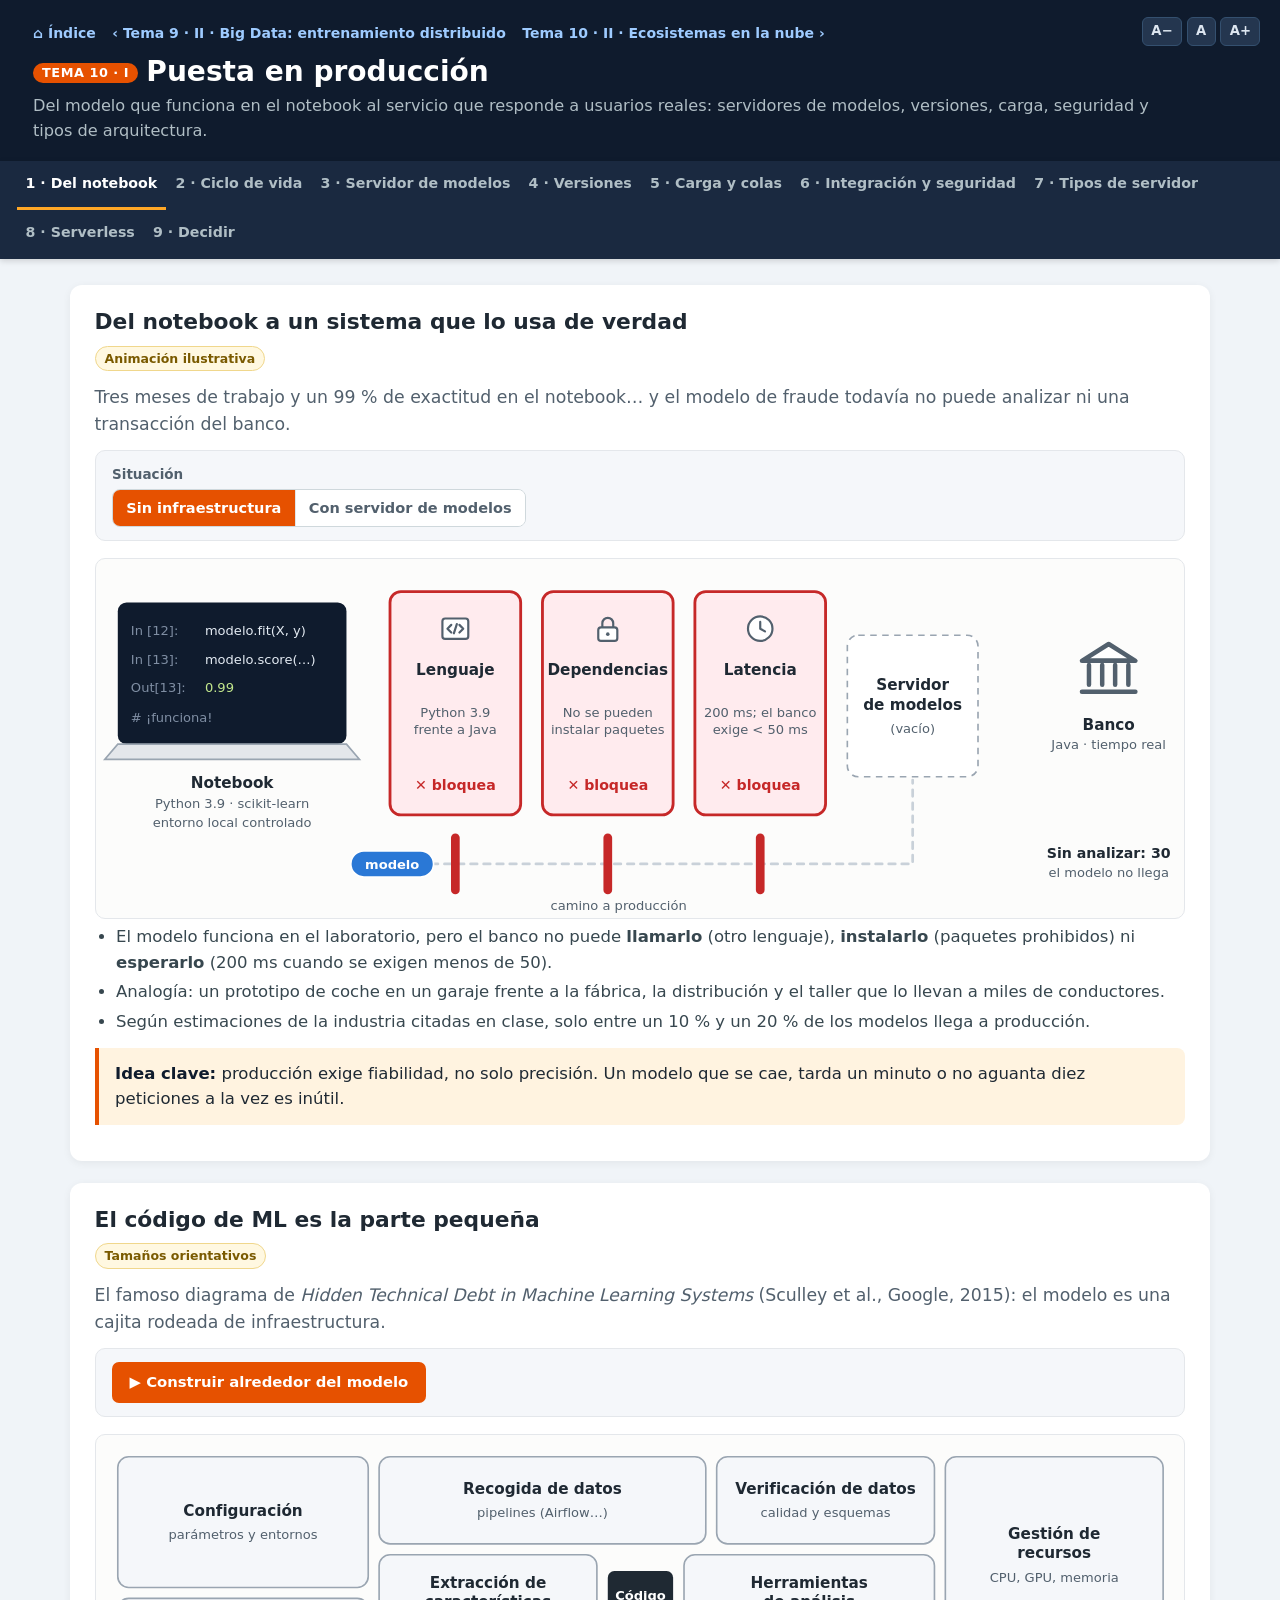
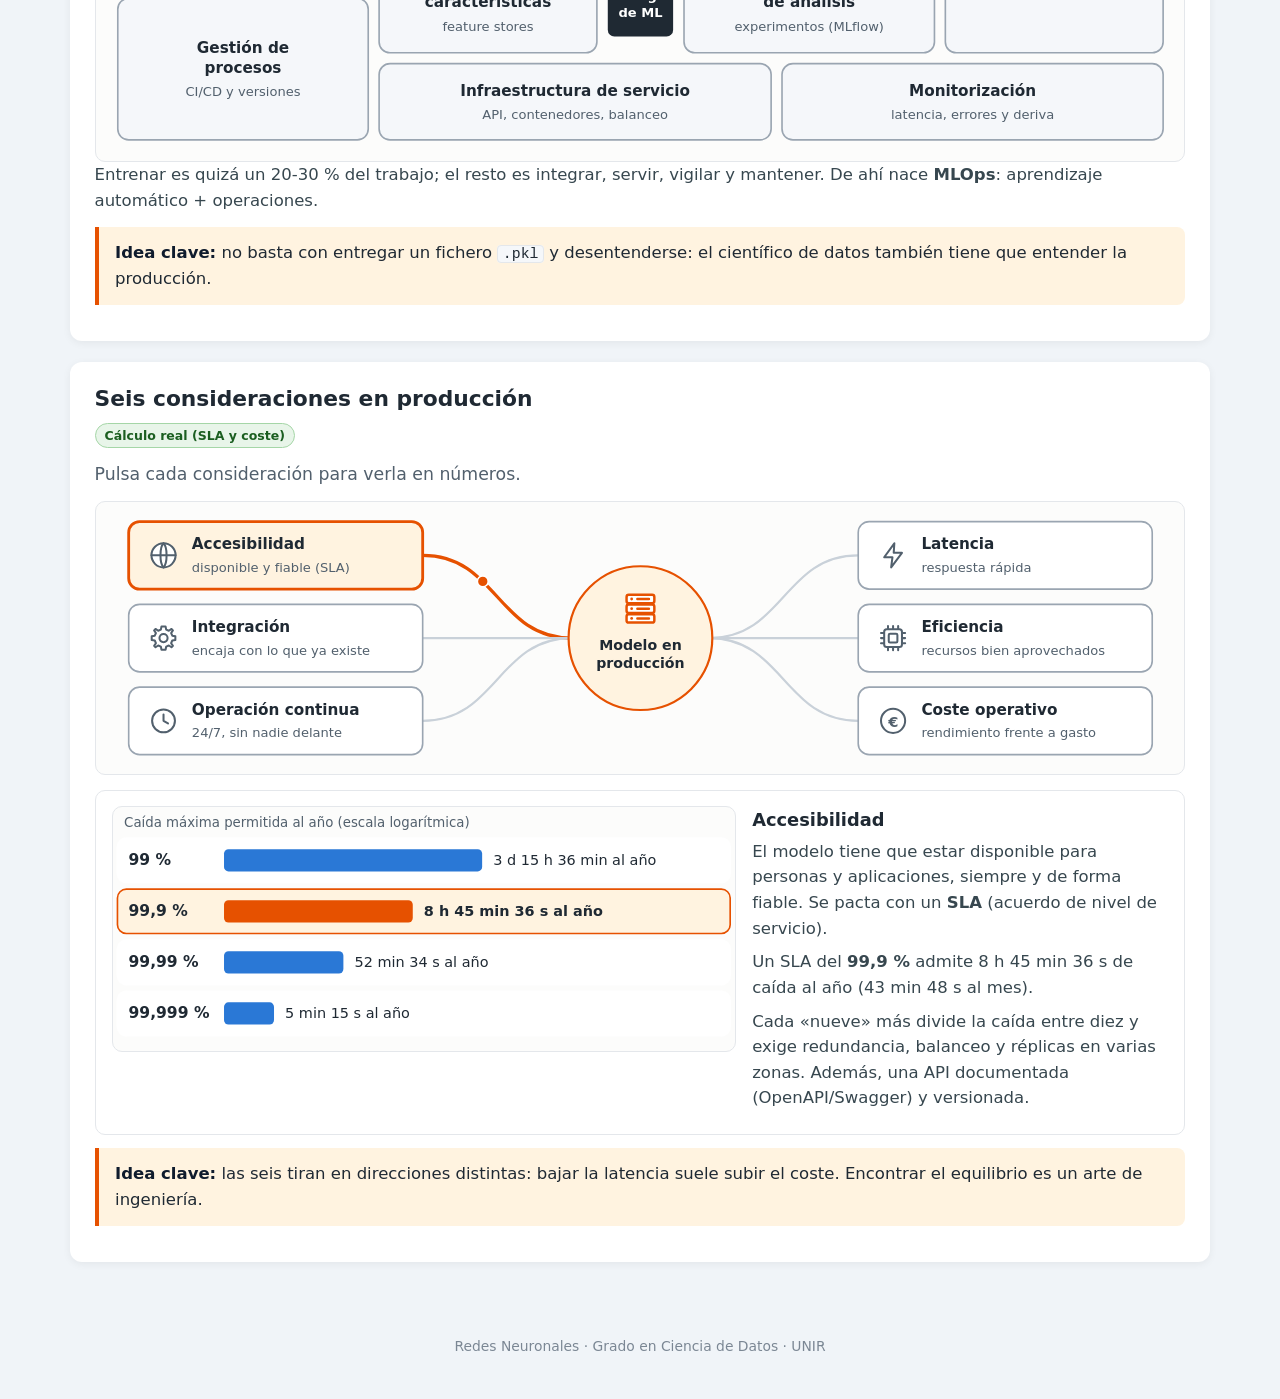
<file: 10_produccion.html>
<!DOCTYPE html>
<html lang="es-ES">
<head>
<meta charset="UTF-8">
<meta name="viewport" content="width=device-width, initial-scale=1.0">
<title>Tema 10 · I · Puesta en producción — Redes Neuronales</title>
<link rel="icon" href="assets/icono.svg" type="image/svg+xml">
<link rel="stylesheet" href="assets/estilo.css">
<style>
  .fila { display: grid; grid-template-columns: minmax(0, 1fr) minmax(0, 1.25fr); gap: 1rem; align-items: start; }
  .fila.ancha { grid-template-columns: minmax(0, 1.5fr) minmax(0, 1fr); }
  @media (max-width: 900px) { .fila, .fila.ancha { grid-template-columns: 1fr; } }
  .detalle { border: 1px solid var(--line); border-radius: 10px; background: #fff; padding: .9rem 1rem; margin-top: .9rem; }
  .detalle h3 { margin: 0 0 .35rem; font-size: 1.08rem; }
  .detalle p { margin-bottom: .5rem; }
  .registro { font-family: var(--mono); font-size: .8rem; background: #0F1B2D; color: #DDE6F0; border-radius: 10px; padding: .5rem .8rem; height: 5.4rem; overflow: auto; line-height: 1.5; margin: .6rem 0; }
  .registro .r-ok { color: #A5D6A7; } .registro .r-mal { color: #EF9A9A; } .registro .r-av { color: #FFCB6B; } .registro .r-t { color: #7F8EA3; }
  pre.code .ln { display: block; min-height: 1.3em; }
  pre.code .ln.hl { display: block; background: rgba(255,203,107,.22); }
  pre.code.compacto { font-size: .8rem; line-height: 1.45; }
  .card h3.mini { font-size: .9rem; text-transform: uppercase; letter-spacing: .03em; color: var(--ink2); margin: .2rem 0 .2rem; }
  .chips { display: flex; flex-wrap: wrap; gap: .4rem; margin: .5rem 0 .8rem; }
  .chip.s { background: var(--soft); border: 1px solid var(--line); color: var(--ink2); font-weight: 600; }
  .kpi.alerta { border-color: #EF9A9A; background: #FFF5F5; }
  .kpi.alerta .v { color: var(--bad); }
  .kpis.centro { justify-content: flex-start; }
  .bien ul, .mal ul { margin: .2rem 0 0 1.1rem; }
  .grid3 > .bien, .grid3 > .mal, .grid3 > .box { margin: 0; }
  .bien h3, .mal h3, .box h3 { margin: 0 0 .3rem; font-size: 1rem; }
  .preguntas { display: flex; flex-direction: column; gap: .55rem; }
  .preguntas .q { display: grid; grid-template-columns: 7.2rem 1fr; gap: .5rem; align-items: center; }
  .preguntas .q .etq { font-weight: 700; font-size: .9rem; color: var(--ink); }
  .preguntas .q .etq small { display: block; font-weight: 400; color: var(--ink2); font-size: .78rem; line-height: 1.25; }
  .preguntas .seg button { padding: .38rem .6rem; font-size: .84rem; }
  .razones { list-style: none; margin: .3rem 0 0 !important; padding: 0; }
  .razones li { padding: .15rem 0 .15rem 1.5rem; position: relative; }
  .razones li::before { position: absolute; left: .1rem; font-weight: 800; }
  .razones li.mas::before { content: "+"; color: var(--ok); }
  .razones li.menos::before { content: "−"; color: var(--bad); }
  .tabla tr.sel td { font-weight: 600; }
  .controles .ctl.ancho { min-width: 14rem; }
  label.inline { font-size: .88rem; }
</style>
</head>
<body class="bloque-esc" data-pagina="10_produccion.html">

<header class="header">
  <nav class="migas" aria-label="Navegación entre temas"></nav>
  <h1><span class="num-tema">TEMA 10 · I</span>Puesta en producción</h1>
  <p>Del modelo que funciona en el notebook al servicio que responde a usuarios reales: servidores de modelos, versiones, carga, seguridad y tipos de arquitectura.</p>
</header>

<div class="tabs" role="tablist" aria-label="Pestañas del tema">
  <button class="tab" role="tab" id="t-real" aria-controls="p-real" aria-selected="true">1 · Del notebook</button>
  <button class="tab" role="tab" id="t-ciclo" aria-controls="p-ciclo" aria-selected="false">2 · Ciclo de vida</button>
  <button class="tab" role="tab" id="t-servidor" aria-controls="p-servidor" aria-selected="false">3 · Servidor de modelos</button>
  <button class="tab" role="tab" id="t-versiones" aria-controls="p-versiones" aria-selected="false">4 · Versiones</button>
  <button class="tab" role="tab" id="t-carga" aria-controls="p-carga" aria-selected="false">5 · Carga y colas</button>
  <button class="tab" role="tab" id="t-seguridad" aria-controls="p-seguridad" aria-selected="false">6 · Integración y seguridad</button>
  <button class="tab" role="tab" id="t-tipos" aria-controls="p-tipos" aria-selected="false">7 · Tipos de servidor</button>
  <button class="tab" role="tab" id="t-serverless" aria-controls="p-serverless" aria-selected="false">8 · Serverless</button>
  <button class="tab" role="tab" id="t-elegir" aria-controls="p-elegir" aria-selected="false">9 · Decidir</button>
</div>

<main class="content">

  <!-- ============================================================ 1 -->
  <section id="p-real" class="panel">
    <div class="card">
      <h2>Del notebook a un sistema que lo usa de verdad</h2>
      <div class="meta"><span class="tag illus">Animación ilustrativa</span></div>
      <p class="lead">Tres meses de trabajo y un 99 % de exactitud en el notebook… y el modelo de fraude todavía no puede analizar ni una transacción del banco.</p>
      <div class="controles">
        <div class="ctl"><span class="etq">Situación</span><div id="r-modo"></div></div>
      </div>
      <div class="escena"><svg id="r-svg"></svg></div>
      <ul>
        <li>El modelo funciona en el laboratorio, pero el banco no puede <strong>llamarlo</strong> (otro lenguaje), <strong>instalarlo</strong> (paquetes prohibidos) ni <strong>esperarlo</strong> (200 ms cuando se exigen menos de 50).</li>
        <li>Analogía: un prototipo de coche en un garaje frente a la fábrica, la distribución y el taller que lo llevan a miles de conductores.</li>
        <li>Según estimaciones de la industria citadas en clase, solo entre un 10 % y un 20 % de los modelos llega a producción.</li>
      </ul>
      <div class="clave"><strong>Idea clave:</strong> producción exige fiabilidad, no solo precisión. Un modelo que se cae, tarda un minuto o no aguanta diez peticiones a la vez es inútil.</div>
    </div>

    <div class="card">
      <h2>El código de ML es la parte pequeña</h2>
      <div class="meta"><span class="tag illus">Tamaños orientativos</span></div>
      <p class="lead">El famoso diagrama de <em>Hidden Technical Debt in Machine Learning Systems</em> (Sculley et al., Google, 2015): el modelo es una cajita rodeada de infraestructura.</p>
      <div class="controles"><button class="btn" id="d-play">▶ Construir alrededor del modelo</button></div>
      <div class="escena"><svg id="d-svg"></svg></div>
      <p>Entrenar es quizá un 20-30 % del trabajo; el resto es integrar, servir, vigilar y mantener. De ahí nace <strong>MLOps</strong>: aprendizaje automático + operaciones.</p>
      <div class="clave"><strong>Idea clave:</strong> no basta con entregar un fichero <code>.pkl</code> y desentenderse: el científico de datos también tiene que entender la producción.</div>
    </div>

    <div class="card">
      <h2>Seis consideraciones en producción</h2>
      <div class="meta"><span class="tag real">Cálculo real (SLA y coste)</span></div>
      <p class="lead">Pulsa cada consideración para verla en números.</p>
      <div class="escena"><svg id="c6-svg"></svg></div>
      <div class="detalle fila ancha">
        <div class="escena"><svg id="c6-mini"></svg></div>
        <div id="c6-txt"></div>
      </div>
      <div class="clave"><strong>Idea clave:</strong> las seis tiran en direcciones distintas: bajar la latencia suele subir el coste. Encontrar el equilibrio es un arte de ingeniería.</div>
    </div>
  </section>

  <!-- ============================================================ 2 -->
  <section id="p-ciclo" class="panel">
    <div class="card">
      <h2>Ciclo de vida del modelo: un círculo que no se cierra</h2>
      <div class="meta"><span class="tag illus">Simulación ilustrativa</span></div>
      <p class="lead">El mundo cambia y los datos de producción se alejan de los de entrenamiento (deriva de datos). Cuando el acierto cae bajo el umbral, el ciclo vuelve a empezar.</p>
      <div class="controles">
        <button class="btn" id="ci-play">▶ Avanzar el tiempo</button>
        <button class="btn gris" id="ci-reset">Reiniciar</button>
        <div class="ctl"><label for="ci-vel">Velocidad de la deriva</label><input id="ci-vel" type="range" min="0.04" max="0.3" step="0.01" value="0.12"><output id="ci-velo">0,12 σ por semana</output></div>
        <div class="ctl"><label for="ci-umb">Umbral de alerta</label><input id="ci-umb" type="range" min="0.8" max="0.92" step="0.01" value="0.85"><output id="ci-umbo">85 %</output></div>
      </div>
      <div class="escena"><svg id="ci-svg"></svg></div>
      <div class="grid2">
        <ul>
          <li><strong>Preparación:</strong> pipelines de datos automáticos (Apache Airflow, Prefect, Dagster).</li>
          <li><strong>Entrenamiento:</strong> reentrenos periódicos y registro de experimentos (MLflow, Weights &amp; Biases, Neptune).</li>
          <li><strong>Despliegue:</strong> cada versión nueva sale sin cortar el servicio (<em>zero-downtime</em>).</li>
        </ul>
        <ul>
          <li><strong>Monitorización:</strong> CPU, memoria y latencia… y también si las predicciones siguen siendo buenas.</li>
          <li><strong>Deriva de datos (<em>data drift</em>):</strong> cambian los hábitos de compra o los usuarios; el modelo se queda viejo sin que nadie lo note.</li>
          <li><strong>Mantenimiento:</strong> datos nuevos → reentrenar → validar → desplegar otra vez.</li>
        </ul>
      </div>
      <div class="clave"><strong>Idea clave:</strong> el despliegue no es el final del proyecto. Es una fase de un ciclo que se repite mientras el modelo vive: por eso hablamos de operaciones continuas.</div>
    </div>
  </section>

  <!-- ============================================================ 3 -->
  <section id="p-servidor" class="panel">
    <div class="card">
      <h2>Servidor de modelos: de la petición a la predicción</h2>
      <div class="meta"><span class="tag illus">Modelo de juguete y tiempos orientativos</span></div>
      <p class="lead">Cualquier aplicación envía datos al mismo punto de acceso; el servidor valida, preprocesa, infiere, posprocesa y responde. Ejemplo: riesgo de impago de un préstamo.</p>
      <div class="controles">
        <div class="ctl"><span class="etq">Origen</span><div id="s-origen"></div></div>
        <div class="ctl"><span class="etq">Datos enviados</span><div id="s-cliente"></div></div>
        <button class="btn" id="s-enviar">▶ Enviar petición</button>
        <button class="btn gris" id="s-rafaga">Ráfaga desde las tres apps</button>
        <label class="inline"><input type="checkbox" id="s-skew"> Preproceso distinto al del entrenamiento</label>
      </div>
      <div class="escena"><svg id="s-svg"></svg></div>
      <div class="escena" style="margin-top:.6rem"><svg id="s-lat"></svg></div>
      <div class="leyenda" id="s-ley"></div>
      <div class="grid2">
        <div><h3 class="mini">Petición</h3><pre class="code compacto" id="s-req"></pre></div>
        <div><h3 class="mini">Respuesta</h3><pre class="code compacto" id="s-res"></pre></div>
      </div>
      <ul>
        <li>El servidor <strong>centraliza la inferencia</strong>: web, móvil y otras aplicaciones llaman al mismo punto (<em>endpoint</em>) y obtienen las mismas predicciones.</li>
        <li>El preproceso de producción debe ser <strong>idéntico</strong> al del entrenamiento: mismas medias, mismo tokenizador, misma división entre 255.</li>
        <li>El cliente no sabe si detrás hay una CNN, un Transformer o un bosque aleatorio, ni si corre en CPU o GPU.</li>
      </ul>
      <div class="chips"><span class="chip s">TensorFlow Serving</span><span class="chip s">NVIDIA Triton</span><span class="chip s">TorchServe</span><span class="chip s">Seldon Core</span><span class="chip s">BentoML</span><span class="chip s">vLLM y TGI (modelos de lenguaje)</span></div>
      <div class="clave"><strong>Idea clave:</strong> si el preproceso de producción no coincide con el del entrenamiento (<em>training-serving skew</em>), la API responde «200 OK»… con predicciones equivocadas. Ninguna métrica técnica lo detecta.</div>
    </div>
    <div class="card">
      <h2>Por qué merece la pena un servidor de modelos</h2>
      <div class="grid3">
        <div class="box acento"><h3>Integración</h3><ul><li>Componente <em>plug-and-play</em>: no hay que duplicar ni reentrenar el modelo para cada aplicación.</li><li>Desacopla la vida de la aplicación y la del modelo: cada equipo va a su ritmo.</li><li>Del modelo entrenado a producción en minutos u horas, no semanas.</li></ul></div>
        <div class="box acento"><h3>Entorno y disponibilidad</h3><ul><li>Entorno controlado y optimizado (CPU, GPU o TPU).</li><li>Réplicas, balanceo de carga, comprobaciones de salud (<em>health checks</em>) y autoescalado.</li><li>Tiempos predecibles: se vigilan p50, p95 y p99 (pestaña 5).</li></ul></div>
        <div class="box acento"><h3>Gestión de versiones</h3><ul><li>Registro de cada versión (MLflow Model Registry, DVC, W&amp;B).</li><li>Actualizar sin cortes y volver atrás si algo falla.</li><li>Base de las pruebas A/B en producción (pestaña 4).</li></ul></div>
      </div>
    </div>
  </section>

  <!-- ============================================================ 4 -->
  <section id="p-versiones" class="panel">
    <div class="card">
      <h2>Versiones en producción: canary, A/B y blue-green</h2>
      <div class="meta"><span class="tag illus">Simulación con tasas orientativas</span></div>
      <p class="lead">La versión nueva no sustituye a la vieja de golpe: se reparte el tráfico, se vigila y, si algo falla, se vuelve atrás en segundos.</p>
      <div class="controles">
        <div class="ctl"><span class="etq">Estrategia</span><div id="v-modo"></div></div>
        <div class="ctl" id="v-pctl"><label for="v-p">Tráfico a v2</label><input id="v-p" type="range" min="0" max="100" step="1" value="5"><output id="v-po">5 %</output></div>
        <button class="btn" id="v-paso">Siguiente paso del canary</button>
        <button class="btn" id="v-conm">Conmutar a v2</button>
        <label class="inline"><input type="checkbox" id="v-fallo"> v2 tiene un fallo</label>
        <label class="inline"><input type="checkbox" id="v-auto" checked> Rollback automático si errores &gt; 2 %</label>
        <button class="btn" id="v-rb">↩ Rollback</button>
        <button class="btn gris" id="v-reset">Reiniciar</button>
      </div>
      <div class="escena"><svg id="v-svg"></svg></div>
      <div class="registro" id="v-log" aria-live="polite"></div>
      <div class="kpis" id="v-kpis"></div>
      <canvas id="v-graf" class="lienzo" aria-label="Tasa de errores de v1 y v2 en los últimos 60 segundos"></canvas>
      <div class="leyenda"><span><i style="background:var(--s1)"></i>v1 (en producción)</span><span><i style="background:var(--s3)"></i>v2 (candidata)</span><span><i style="background:var(--bad)"></i>umbral de rollback (2 %)</span></div>
      <div class="grid3" style="margin-top:.6rem">
        <div class="box"><h3>Canary</h3><p>Un poco de tráfico (1 %, 5 %…) a la versión nueva y se sube por pasos si todo va bien.</p></div>
        <div class="box"><h3>A/B</h3><p>Dos versiones a la vez para medir el impacto en negocio. Mejor exactitud en el test no garantiza más ventas.</p></div>
        <div class="box"><h3>Blue-green</h3><p>Dos entornos idénticos: se cambia todo el tráfico de golpe y se puede volver igual de rápido.</p></div>
      </div>
      <div class="clave"><strong>Idea clave:</strong> versionar permite actualizar sin cortes y deshacer en segundos: el rollback es cambiar un puntero.</div>
    </div>
  </section>

  <!-- ============================================================ 5 -->
  <section id="p-carga" class="panel">
    <div class="card">
      <h2>Carga y concurrencia: cuando la cola se dispara</h2>
      <div class="meta"><span class="tag real">Simulación de colas real en el navegador</span><span class="tag illus">Tiempos orientativos</span></div>
      <p class="lead">Cada réplica atiende una petición a la vez; si llegan más de las que puede servir, esperan en cola. Sube la carga y mira qué pasa con el p95.</p>
      <div class="controles">
        <div class="ctl"><label for="q-lam">Peticiones por segundo (λ)</label><input id="q-lam" type="range" min="5" max="150" step="5" value="20"><output id="q-lamo">20/s</output></div>
        <div class="ctl"><label for="q-c">Réplicas del servidor</label><input id="q-c" type="range" min="1" max="8" step="1" value="2"><output id="q-co">2</output></div>
        <div class="ctl"><label for="q-s">Tiempo medio de inferencia</label><input id="q-s" type="range" min="20" max="200" step="10" value="50"><output id="q-so">50 ms</output></div>
        <button class="btn" id="q-pico">Pico ×3 durante 10 s</button>
        <button class="btn gris" id="q-play">⏸ Pausa</button>
        <button class="btn gris" id="q-reset">Reiniciar</button>
      </div>
      <canvas id="q-cv" class="lienzo" aria-label="Animación de la cola: peticiones que llegan, esperan y son atendidas por las réplicas"></canvas>
      <div class="kpis" id="q-kpis"></div>
      <div class="grid2">
        <div>
          <canvas id="q-g1" class="lienzo" aria-label="Latencia observada p50 y p95 en la simulación"></canvas>
          <div class="leyenda"><span><i style="background:var(--s1)"></i>p50 observado (mediana)</span><span><i style="background:var(--s2)"></i>p95 observado</span></div>
        </div>
        <div>
          <canvas id="q-g2" class="lienzo" aria-label="Latencia teórica de una cola M/M/c frente a la carga"></canvas>
          <div class="leyenda"><span><i style="background:var(--s1)"></i>media teórica</span><span><i style="background:var(--s2)"></i>p95 teórico</span><span><i style="background:var(--ink2)"></i>capacidad (réplicas × μ)</span></div>
        </div>
      </div>
      <ul>
        <li><strong>Utilización</strong> ρ = λ / (réplicas × μ), donde μ = 1 / tiempo de inferencia. Por encima del ~80 % la cola y el p95 se disparan; al pasar del 100 %, la cola crece sin límite.</li>
        <li>Mirad el <strong>p95</strong>, no la media: es lo que sufre 1 de cada 20 usuarios. El p99, 1 de cada 100.</li>
        <li>Escalar en horizontal (más réplicas) devuelve la latencia a su sitio: es lo que hace un autoescalado ante un Black Friday.</li>
      </ul>
      <div class="clave"><strong>Idea clave:</strong> la latencia no crece en línea recta con la carga. Cerca de la saturación, un poco más de tráfico dispara la cola y los tiempos de respuesta.</div>
    </div>
  </section>

  <!-- ============================================================ 6 -->
  <section id="p-seguridad" class="panel">
    <div class="card">
      <h2>Integrar con lo que ya existe</h2>
      <div class="meta"><span class="tag illus">Animación ilustrativa</span></div>
      <p class="lead">Las empresas no son una hoja en blanco: sistemas heredados (<em>legacy</em>), bases de datos que nadie se atreve a tocar y formatos que no son tensores.</p>
      <div class="escena"><svg id="g-svg"></svg></div>
      <div class="escena" style="margin-top:.6rem"><svg id="g-svg2"></svg></div>
      <div class="clave"><strong>Idea clave:</strong> integrar es como conectar un coche eléctrico a una gasolinera: hacen falta adaptadores. Y el reto más subestimado no es técnico, sino la coordinación entre equipos (MLOps).</div>
    </div>
    <div class="card">
      <h2>Seguridad: capas de defensa… y ataques propios de la IA</h2>
      <div class="meta"><span class="tag illus">Animación ilustrativa</span></div>
      <p class="lead">Pulsa un tipo de petición y mira en qué capa se detiene. Algunos ataques a modelos de IA atraviesan todas las defensas clásicas.</p>
      <div class="controles">
        <button class="btn" id="k-legit">Cliente legítimo</button>
        <button class="btn gris" id="k-puertos">Escaneo de puertos</button>
        <button class="btn gris" id="k-sincred">Petición sin credenciales</button>
        <button class="btn gris" id="k-extrac">Extracción del modelo</button>
        <button class="btn gris" id="k-advers">Ataque adversario</button>
        <button class="btn gris" id="k-veneno">Envenenamiento de datos</button>
      </div>
      <div class="escena"><svg id="k-svg"></svg></div>
      <div class="registro" id="k-log" aria-live="polite"></div>
      <div class="chips"><span class="chip s">RGPD (GDPR): datos personales en Europa</span><span class="chip s">HIPAA: datos de salud en EE. UU.</span><span class="chip s">PCI DSS: datos de tarjetas</span></div>
      <div class="clave"><strong>Idea clave:</strong> una petición perfectamente autenticada puede ser un ataque. La seguridad en IA añade dimensiones que el software tradicional no tenía, y exige vigilancia continua.</div>
    </div>
  </section>

  <!-- ============================================================ 7 -->
  <section id="p-tipos" class="panel">
    <div class="card">
      <h2>Cinco tipos de servidor de modelos</h2>
      <div class="meta"><span class="tag illus">Animaciones ilustrativas</span></div>
      <p class="lead">La elección condiciona escalabilidad, coste y complejidad. Elige un tipo y pulsa la acción para ver cómo se comporta.</p>
      <div class="controles">
        <div class="ctl"><span class="etq">Tipo</span><div id="t-tipo"></div></div>
        <button class="btn" id="t-accion">Acción</button>
      </div>
      <div class="escena"><svg id="t-svg"></svg></div>
      <p class="pie" id="t-pie"></p>
      <div class="grid3" style="margin-top:.6rem">
        <div class="bien" id="t-ven"></div>
        <div class="mal" id="t-des"></div>
        <div class="box" id="t-enc"></div>
      </div>
      <table class="tabla" id="t-tabla">
        <thead><tr><th>Tipo</th><th>Escalabilidad</th><th>Complejidad</th><th>Uso ideal</th></tr></thead>
        <tbody></tbody>
      </table>
      <div class="clave"><strong>Idea clave:</strong> la tabla simplifica. En la práctica se combinan: contenedores en Kubernetes, unos con GPU y otros con CPU, funciones serverless para los picos y todo unido como microservicios.</div>
    </div>
  </section>

  <!-- ============================================================ 8 -->
  <section id="p-serverless" class="panel">
    <div class="card">
      <h2>Serverless: pagar por uso… y el arranque en frío</h2>
      <div class="meta"><span class="tag real">Simulación real en el navegador</span><span class="tag illus">Costes unitarios orientativos</span></div>
      <p class="lead">Un día de tráfico simulado petición a petición: cuántas veces hay que arrancar una instancia en frío y cuánto cuesta frente a un servidor siempre encendido.</p>
      <div class="controles">
        <div class="ctl"><span class="etq">Patrón de tráfico</span><div id="sl-patron"></div></div>
        <div class="ctl"><label for="sl-vol">Peticiones al día</label><input id="sl-vol" type="range" min="0" max="12" step="1" value="6"><output id="sl-volo">20.000</output></div>
        <div class="ctl"><label for="sl-frio">Arranque en frío</label><input id="sl-frio" type="range" min="0.5" max="10" step="0.5" value="3"><output id="sl-frioo">3,0 s</output></div>
        <div class="ctl"><label for="sl-srv">Alternativa siempre encendida</label><select id="sl-srv"><option value="0.1">Servidor CPU · 0,10 €/h</option><option value="1">Servidor con GPU · 1,00 €/h</option></select></div>
        <label class="inline"><input type="checkbox" id="sl-prov"> 1 instancia siempre caliente</label>
      </div>
      <div class="kpis" id="sl-kpis"></div>
      <canvas id="sl-g1" class="lienzo" aria-label="Peticiones a lo largo del día y arranques en frío"></canvas>
      <div class="leyenda"><span><i style="background:var(--s1)"></i>peticiones por cada 10 minutos</span><span><i class="punto" style="background:var(--s2)"></i>arranque en frío</span></div>
      <div class="grid2" style="margin-top:.6rem">
        <div>
          <canvas id="sl-g2" class="lienzo" aria-label="Latencia de cada petición a lo largo del día, en escala logarítmica"></canvas>
          <div class="leyenda"><span><i class="punto" style="background:var(--s1)"></i>instancia caliente</span><span><i class="punto" style="background:var(--s2)"></i>arranque en frío</span></div>
        </div>
        <div>
          <canvas id="sl-g3" class="lienzo" aria-label="Coste diario frente al volumen de peticiones: serverless frente a servidor siempre encendido"></canvas>
          <div class="leyenda"><span><i style="background:var(--s1)"></i>serverless (pago por uso)</span><span><i style="background:var(--s2)"></i>servidor siempre encendido</span></div>
        </div>
      </div>
      <p class="nota" id="sl-nota"></p>
      <ul>
        <li>Con tráfico <strong>esporádico</strong>, casi cada petición encuentra la plataforma «fría»: hay que cargar el runtime, las librerías y el modelo.</li>
        <li>La concurrencia aprovisionada (<em>provisioned concurrency</em> en AWS Lambda) mantiene instancias calientes, pero se paga aunque no trabajen.</li>
        <li>Con uso intenso 24/7, el pago por uso acaba saliendo más caro que un servidor dedicado: el precio por unidad de cómputo es mayor.</li>
      </ul>
      <div class="clave"><strong>Idea clave:</strong> serverless brilla con modelos ligeros y carga variable o esporádica. Para modelos grandes con GPU y latencia baja constante, mejor otra arquitectura.</div>
    </div>
  </section>

  <!-- ============================================================ 9 -->
  <section id="p-elegir" class="panel">
    <div class="card">
      <h2>Checklist de decisión: ¿qué arquitectura encaja?</h2>
      <div class="meta"><span class="tag illus">Puntuación orientativa</span></div>
      <p class="lead">Responde a las preguntas (o elige un escenario) y mira cómo se reordenan los cinco tipos de servidor, con su porqué.</p>
      <div class="controles">
        <div class="ctl ancho"><label for="e-esc">Escenario de ejemplo</label><select id="e-esc"></select></div>
      </div>
      <div class="fila">
        <div class="preguntas" id="e-preg"></div>
        <div class="escena"><svg id="e-svg"></svg></div>
      </div>
      <div class="grid2" id="e-porque" style="margin-top:.8rem"></div>
      <div class="clave"><strong>Idea clave:</strong> la mejor arquitectura es la que se adapta a vuestro contexto, no la que está de moda. No hace falta Kubernetes para diez peticiones al día, ni serverless para un modelo gigante que trabaja sin parar.</div>
    </div>
  </section>

</main>
<footer class="footer">Redes Neuronales · Grado en Ciencia de Datos · UNIR</footer>

<script src="assets/comun.js"></script>
<script src="assets/10_diagramas.js"></script>
<script>
(function () {
  "use strict";
  const C = RN.color, D = D10, K = D10.col;
  const reducido = RN.reducirMovimiento;
  function $(id) { return document.getElementById(id); }
  function tab(nombre, fn) { try { fn(); } catch (e) { console.error("Pestaña " + nombre + ": " + (e && e.stack ? e.stack : e)); } }
  // bucle de animación que se congela con la pestaña oculta; arranca solo salvo con movimiento reducido
  function bucle(paso, el, auto) {
    const a = RN.anima(paso, el);
    if (auto !== false) {
      if (!reducido) a.iniciar();
      else { const c = el.closest ? el.closest(".card") : null; if (c) c.addEventListener("click", function () { a.iniciar(); }, { once: true }); }
    }
    return a;
  }
  function hora(t) { const s = Math.floor(t); return String(Math.floor(s / 60)).padStart(2, "0") + ":" + String(s % 60).padStart(2, "0"); }
  function registra(caja, html, clase) {
    const d = RN.el("div", clase ? { class: "r-" + clase } : null, null);
    d.innerHTML = html;
    caja.insertBefore(d, caja.firstChild);
    while (caja.childNodes.length > 30) caja.removeChild(caja.lastChild);
  }

  // =====================================================================================
  // 1 · Del notebook a producción
  tab("real", function () {
    // ---------- 1a · el salto
    const svg = D.prepara($("r-svg"), 1000, 330, "El modelo del notebook intenta llegar al banco: lenguaje, dependencias y latencia lo bloquean hasta que se sirve desde un servidor de modelos");
    RN.svg("rect", { x: 20, y: 40, width: 210, height: 130, rx: 8, fill: "#0F1B2D" }, svg);
    RN.svg("path", { d: "M8 184 H242 L230 170 H20 Z", fill: "#E4E7EB", stroke: K.borde, "stroke-width": 1.5 }, svg);
    const M = { ancla: "start", tam: 12, mono: true };
    [["In [12]:", "modelo.fit(X, y)", 66, "#E3EAF2"], ["In [13]:", "modelo.score(…)", 92, "#E3EAF2"], ["Out[13]:", "0.99", 118, "#C3E88D"]].forEach(function (l) {
      D.texto(svg, 32, l[2], l[0], Object.assign({}, M, { color: "#7F8EA3" }));
      D.texto(svg, 100, l[2], l[1], Object.assign({}, M, { color: l[3] }));
    });
    D.texto(svg, 32, 146, "# ¡funciona!", Object.assign({}, M, { color: "#7F8EA3" }));
    D.texto(svg, 125, 206, "Notebook", { tam: 14, peso: 700 });
    D.texto(svg, 125, 225, "Python 3.9 · scikit-learn", { tam: 12, color: C.ink2 });
    D.texto(svg, 125, 242, "entorno local controlado", { tam: 12, color: C.ink2 });
    D.ruta(svg, "M236 280 H750 V203", { color: K.linea, dash: "6 6", ancho: 2.5 });
    D.texto(svg, 480, 318, "camino a producción", { tam: 12, color: C.ink2 });

    const muros = [
      { x: 330, ic: "app", tit: "Lenguaje", mal: ["Python 3.9", "frente a Java"], bien: ["API HTTP: Java", "la llama sin más"] },
      { x: 470, ic: "candado", tit: "Dependencias", mal: ["No se pueden", "instalar paquetes"], bien: ["Contenedor con", "sus librerías"] },
      { x: 610, ic: "reloj", tit: "Latencia", mal: ["200 ms; el banco", "exige < 50 ms"], bien: ["Optimizado y", "servido: < 50 ms"] }
    ];
    muros.forEach(function (m) {
      m.g = RN.svg("g", { class: "d-caja" }, svg);
      m.g.rect = RN.svg("rect", { x: m.x - 60, y: 30, width: 120, height: 205, rx: 10, fill: "#fff", stroke: K.borde, "stroke-width": 1.5 }, m.g);
      D.icono(m.g, m.ic, m.x, 64, 30);
      D.texto(m.g, m.x, 102, m.tit, { tam: 14, peso: 700 });
      m.t = D.texto(m.g, m.x, 148, m.mal, { tam: 12, color: C.ink2 });
      m.est = D.texto(m.g, m.x, 208, "", { tam: 13, peso: 700 });
      m.barra = RN.svg("line", { x1: m.x, y1: 256, x2: m.x, y2: 304, "stroke-width": 8, "stroke-linecap": "round" }, svg);
      m.ab = 0; m.abA = 0;
    });
    const srvV = D.caja(svg, { x: 690, y: 70, w: 120, h: 130, dash: "6 5", titulo: ["Servidor", "de modelos"], sub: "(vacío)" });
    const srvL = D.caja(svg, { x: 690, y: 70, w: 120, h: 130, icono: "servidor", titulo: ["Servidor", "de modelos"], sub: "modelo v1", clase: "d-activo" });
    D.icono(svg, "banco", 930, 100, 62);
    D.texto(svg, 930, 152, "Banco", { tam: 14, peso: 700 });
    D.texto(svg, 930, 170, "Java · tiempo real", { tam: 12, color: C.ink2 });
    const rq = D.cubica([905, 72], [880, 18], [800, 18], [775, 68]);
    const rs = D.cubica([795, 202], [815, 252], [880, 252], [902, 192]);
    const rutas = [D.ruta(svg, rq.d, { color: "#BFD3EA", ancho: 2, flecha: true }), D.ruta(svg, rs.d, { color: "#BCE5D6", ancho: 2, flecha: true })];
    const cont1 = D.texto(svg, 930, 270, "", { tam: 13, peso: 700 });
    const cont2 = D.texto(svg, 930, 288, "", { tam: 12, color: C.ink2 });
    const tick = D.texto(svg, 930, 228, "", { tam: 12, peso: 700 });
    const tok = RN.svg("g", {}, svg);
    RN.svg("rect", { x: -38, y: -12, width: 76, height: 24, rx: 12, fill: C.s1, stroke: "#fff", "stroke-width": 1.5 }, tok);
    RN.svg("text", { x: 0, y: 0.5, "text-anchor": "middle", "dominant-baseline": "central", "font-size": 12, "font-weight": 700, fill: "#fff", text: "modelo" }, tok);
    const fl = D.Flujo(svg);
    const rng = RN.rng(3);
    function ponTok(x, y) { tok.setAttribute("transform", "translate(" + x.toFixed(1) + "," + y.toFixed(1) + ")"); }
    const camino = [[272, 280], [750, 280], [750, 203]];
    let modo = "sin", T = 0, tf = 0, fase = 0, pend = 0, anal = 0, tT = 0;

    function ponerModo(m) {
      modo = m; T = 0; tf = 0; fase = 0; tT = 0;
      fl.vaciar();
      muros.forEach(function (w) {
        D.estado(w.g, "error"); D.ponTexto(w.t, w.mal);
        w.est.textContent = "✕ bloquea"; w.est.setAttribute("fill", C.bad);
        w.barra.setAttribute("stroke", C.bad); w.ab = 0; w.abA = 0; w.barra.setAttribute("y1", 256);
      });
      srvV.style.opacity = 1; srvL.style.opacity = 0;
      rutas.forEach(function (r) { r.style.opacity = 0; });
      tok.style.opacity = 1; ponTok(272, 280);
      if (m === "sin") { pend = 0; anal = 0; }
      tick.textContent = "";
      if (reducido) for (let i = 0; i < 120; i++) paso(0.05);
      pinta();
    }
    function abrir(k) {
      const w = muros[k];
      D.estado(w.g, "ok"); D.ponTexto(w.t, w.bien);
      w.est.textContent = "✓ resuelto"; w.est.setAttribute("fill", C.ok);
      w.barra.setAttribute("stroke", C.ok); w.ab = 1;
    }
    function transaccion() {
      const fraude = rng() < 0.08;
      const p = fraude ? 0.85 + 0.14 * rng() : 0.01 + 0.06 * rng();
      fl.add({ pts: rq.pts, dur: 0.5, r: 6, color: C.s1, onFin: function () {
        fl.add({ pts: rs.pts, dur: 0.5, r: 6, color: C.s3, onFin: function () {
          anal += 25; pend = Math.max(0, pend - 60);
          tick.textContent = (fraude ? "⚠ posible fraude " : "✓ legítima ") + RN.fmt(p, 2);
          tick.setAttribute("fill", fraude ? C.bad : C.ok);
        } });
      } });
    }
    function pinta() {
      if (modo === "con" && fase >= 4) {
        cont1.textContent = "Analizadas: " + RN.fmtN(anal);
        cont2.textContent = pend > 0 ? "pendientes: " + RN.fmtN(pend) : "< 50 ms cada una";
      } else {
        cont1.textContent = "Sin analizar: " + RN.fmtN(pend);
        cont2.textContent = "el modelo no llega";
      }
    }
    function paso(dt) {
      T += dt;
      if (modo === "sin") {
        const u = T % 1.8;
        let x = 272;
        if (u < 0.6) x = 272 + 16 * RN.suave(u / 0.6);
        else if (u < 1.0) x = 288 - 16 * RN.suave((u - 0.6) / 0.4);
        ponTok(x, 280);
        muros[0].barra.setAttribute("stroke-width", u > 0.5 && u < 0.85 ? 12 : 8);
        tT += dt;
        if (tT > 0.3) { tT = 0; pend = Math.min(99999, pend + 6); }
      } else {
        tf += dt;
        if (fase < 3) {
          if (tf > 0.45) { abrir(fase); fase++; tf = 0; }
        } else if (fase === 3) {
          const u = Math.min(1, tf / 1.6);
          const p = D.enPol(camino, null, RN.suave(u));
          ponTok(p[0], p[1]);
          if (u >= 1) {
            fase = 4; tf = 0; tok.style.opacity = 0;
            srvV.style.opacity = 0; srvL.style.opacity = 1;
            rutas.forEach(function (r) { r.style.opacity = 1; });
          }
        } else {
          tT += dt;
          if (tT > 0.42) { tT = 0; transaccion(); }
        }
      }
      muros.forEach(function (w) {
        w.abA += (w.ab - w.abA) * Math.min(1, dt * 7);
        w.barra.setAttribute("y1", (256 + 44 * w.abA).toFixed(1));
      });
      fl.paso(dt);
      pinta();
    }
    D.seg($("r-modo"), [["sin", "Sin infraestructura"], ["con", "Con servidor de modelos"]], "sin", ponerModo, "Situación");
    ponerModo("sin");
    bucle(paso, svg.parentNode);

    // ---------- 1b · deuda técnica oculta
    const sd = D.prepara($("d-svg"), 1000, 300, "Diagrama de Sculley y colaboradores (2015): el código de aprendizaje automático es una caja pequeña rodeada de infraestructura");
    const piezas = [
      [20, 20, 230, 120, "Configuración", "parámetros y entornos"],
      [260, 20, 300, 80, "Recogida de datos", "pipelines (Airflow…)"],
      [570, 20, 200, 80, "Verificación de datos", "calidad y esquemas"],
      [780, 20, 200, 180, ["Gestión de", "recursos"], "CPU, GPU, memoria"],
      [260, 110, 200, 90, ["Extracción de", "características"], "feature stores"],
      [540, 110, 230, 90, ["Herramientas", "de análisis"], "experimentos (MLflow)"],
      [20, 150, 230, 130, ["Gestión de", "procesos"], "CI/CD y versiones"],
      [260, 210, 360, 70, "Infraestructura de servicio", "API, contenedores, balanceo"],
      [630, 210, 350, 70, "Monitorización", "latencia, errores y deriva"]
    ].map(function (p) {
      return D.caja(sd, { x: p[0], y: p[1], w: p[2], h: p[3], titulo: p[4], sub: p[5], fill: K.suave, tam: 14 });
    });
    const ml = RN.svg("g", {}, sd);
    RN.svg("rect", { x: 470, y: 125, width: 60, height: 60, rx: 6, fill: C.ink }, ml);
    D.texto(ml, 500, 155, ["Código", "de ML"], { tam: 12, peso: 700, color: "#fff" });
    let tD = 99;
    function pasoD(dt) {
      tD += dt;
      const s = tD < 0.7 ? RN.lerp(2.4, 1, RN.suave(tD / 0.7)) : 1;
      ml.setAttribute("transform", "translate(500,155) scale(" + s.toFixed(3) + ") translate(-500,-155)");
      piezas.forEach(function (g, i) { g.style.opacity = RN.limita((tD - 0.8 - 0.28 * i) / 0.3, 0, 1); });
      if (tD > 0.8 + 0.28 * piezas.length + 0.4) return false;
    }
    pasoD(0);
    const animD = RN.anima(pasoD, sd.parentNode);
    $("d-play").addEventListener("click", function () { tD = reducido ? 99 : 0; pasoD(0); animD.iniciar(); });

    // ---------- 1c · seis consideraciones
    const sc = D.prepara($("c6-svg"), 1000, 250, "Seis consideraciones alrededor del modelo en producción: accesibilidad, integración, operación continua, latencia, eficiencia y coste operativo");
    const CONS = [
      { id: "acc", lado: 0, y: 18, ic: "mundo", t: "Accesibilidad", s: "disponible y fiable (SLA)" },
      { id: "int", lado: 0, y: 94, ic: "engranaje", t: "Integración", s: "encaja con lo que ya existe" },
      { id: "op", lado: 0, y: 170, ic: "reloj", t: "Operación continua", s: "24/7, sin nadie delante" },
      { id: "lat", lado: 1, y: 18, ic: "rayo", t: "Latencia", s: "respuesta rápida" },
      { id: "efi", lado: 1, y: 94, ic: "chip", t: "Eficiencia", s: "recursos bien aprovechados" },
      { id: "cos", lado: 1, y: 170, ic: "euro", t: "Coste operativo", s: "rendimiento frente a gasto" }
    ];
    CONS.forEach(function (c) {
      const cy = c.y + 31;
      const b = c.lado ? D.bezier(700, cy, 563, 125) : D.bezier(300, cy, 437, 125);
      c.linea = D.ruta(sc, b.d, { color: K.linea, ancho: 2 });
      c.pts = c.lado ? b.pts.slice().reverse() : b.pts;
    });
    RN.svg("circle", { cx: 500, cy: 125, r: 66, fill: K.acentoL, stroke: K.acento, "stroke-width": 2 }, sc);
    D.icono(sc, "servidor", 500, 98, 34, K.acento);
    D.texto(sc, 500, 140, ["Modelo en", "producción"], { tam: 13, peso: 700 });
    CONS.forEach(function (c) {
      const x = c.lado ? 700 : 30, cy = c.y + 31;
      c.g = RN.svg("g", { class: "d-caja" }, sc);
      c.g.rect = RN.svg("rect", { x: x, y: c.y, width: 270, height: 62, rx: 10, fill: "#fff", stroke: K.borde, "stroke-width": 1.5 }, c.g);
      D.icono(c.g, c.ic, x + 32, cy, 28);
      D.texto(c.g, x + 58, cy - 10, c.t, { ancla: "start", tam: 14, peso: 700 });
      D.texto(c.g, x + 58, cy + 11, c.s, { ancla: "start", tam: 12, color: C.ink2 });
      D.clicable(c.g, function () { elegir(c.id); }, c.t);
    });
    const flc = D.Flujo(sc);
    const mini = $("c6-mini"), txt = $("c6-txt");
    let miniPaso = null, slaSel = 1, actual = "acc", tPulso = 0;
    const SLA = [0.99, 0.999, 0.9999, 0.99999], SLAet = ["99 %", "99,9 %", "99,99 %", "99,999 %"];
    const MINI = {
      acc: function (s) {
        D.texto(s, 10, 14, "Caída máxima permitida al año (escala logarítmica)", { ancla: "start", tam: 12, color: C.ink2 });
        SLA.forEach(function (f, i) {
          const min = 525600 * (1 - f), y = 32 + i * 46, sel = i === slaSel;
          const g = RN.svg("g", { class: "d-caja" }, s);
          g.rect = RN.svg("rect", { x: 4, y: y - 4, width: 552, height: 40, rx: 8, fill: sel ? K.acentoL : "#fff", stroke: sel ? K.acento : "#fff", "stroke-width": 1.5 }, g);
          D.texto(g, 14, y + 16, SLAet[i], { ancla: "start", tam: 14, peso: 700 });
          const L = Math.log10(min) / 4 * 250;
          RN.svg("rect", { x: 100, y: y + 6, width: Math.max(4, L), height: 20, rx: 4, fill: sel ? K.acento : C.s1 }, g);
          D.texto(g, 110 + L, y + 16, D.duracion(min) + " al año", { ancla: "start", tam: 13, peso: sel ? 700 : 400 });
          D.clicable(g, function () { slaSel = i; elegir("acc"); }, "SLA del " + SLAet[i]);
        });
      },
      int: function (s) {
        const I = [[50, 62, "bd", "PostgreSQL", "historial"], [50, 160, "doc", "ERP", "catálogo"]];
        const O = [[510, 62, "web", "Web", "React"], [510, 160, "movil", "Móvil", "Flutter"]];
        const rr = [];
        I.forEach(function (r) { const b = D.bezier(78, r[1] - 6, 215, 110); D.ruta(s, b.d, { color: K.linea }); rr.push(b.pts); });
        O.forEach(function (r) { const b = D.bezier(345, 110, 482, r[1] - 6); D.ruta(s, b.d, { color: K.linea }); rr.push(b.pts); });
        D.caja(s, { x: 215, y: 82, w: 130, h: 56, titulo: "Recomendador", sub: "el modelo", tam: 13 });
        I.concat(O).forEach(function (r) {
          D.icono(s, r[2], r[0], r[1] - 6, 30);
          D.texto(s, r[0], r[1] + 22, r[3], { tam: 12, peso: 700 });
          D.texto(s, r[0], r[1] + 37, r[4], { tam: 12, color: C.ink2 });
        });
        D.texto(s, 280, 36, "todo en menos de 1 s", { tam: 13, peso: 700, color: K.acento });
        const f = D.Flujo(s); let tt = 0, k = 0;
        miniPaso = function (dt) {
          tt += dt;
          if (tt > 0.75) {
            tt = 0; k++;
            f.add({ pts: rr[k % 2], dur: 0.6, r: 5, color: C.s1, onFin: function () { f.add({ pts: rr[2 + (k % 2)], dur: 0.6, r: 5, color: C.s3 }); } });
          }
          f.paso(dt);
        };
      },
      op: function (s) {
        const x0 = 40, x1 = 520, y = 125, X = function (h) { return x0 + (x1 - x0) * h / 24; };
        RN.svg("rect", { x: X(0), y: y - 18, width: X(7) - X(0), height: 36, rx: 6, fill: "#ECEFF8" }, s);
        D.icono(s, "luna", X(1.2), y - 34, 20);
        RN.svg("rect", { x: x0, y: y - 4, width: x1 - x0, height: 8, rx: 4, fill: "#D5DAE0" }, s);
        [0, 6, 12, 18, 24].forEach(function (h) { D.texto(s, X(h), y + 32, h + " h", { tam: 12, color: C.ink2 }); });
        const srv = D.caja(s, { x: 210, y: 8, w: 140, h: 62, icono: "servidor", iconoTam: 22, titulo: "en marcha", tam: 13 });
        const marca = RN.svg("circle", { cx: X(3.23), cy: y, r: 7, fill: C.bad, opacity: 0 }, s);
        const cur = RN.svg("line", { x1: x0, y1: y - 20, x2: x0, y2: y + 20, stroke: K.acento, "stroke-width": 3, "stroke-linecap": "round" }, s);
        const ev = D.texto(s, X(3.23) + 14, y - 30, "", { ancla: "start", tam: 12, peso: 700, color: C.bad });
        D.texto(s, 280, 186, "Prometheus mide · Grafana muestra · las alertas avisan", { tam: 12, color: C.ink2 });
        const disp = D.texto(s, 280, 208, "", { tam: 13, peso: 700 });
        let h = 1.5, pausa = 0, inc = false;
        miniPaso = function (dt) {
          if (pausa > 0) {
            pausa -= dt;
            if (pausa > 1.3) { D.estado(srv, "error"); D.ponTexto(srv.t1, "caído ✕"); ev.textContent = "03:14 fallo → alerta"; ev.setAttribute("fill", C.bad); }
            else { D.estado(srv, "ok"); D.ponTexto(srv.t1, "reiniciado ✓"); ev.textContent = "se repara solo en 2 min"; ev.setAttribute("fill", C.ok); }
            return;
          }
          const h0 = h; h = (h + dt * 3) % 24;
          if (h0 < 3.23 && h >= 3.23) { pausa = 2.4; inc = true; marca.setAttribute("opacity", 1); }
          if (h < h0) { inc = false; marca.setAttribute("opacity", 0); ev.textContent = ""; }
          if (h > 7 && srv.classList.contains("d-ok")) { D.estado(srv, null); D.ponTexto(srv.t1, "en marcha"); }
          cur.setAttribute("x1", X(h)); cur.setAttribute("x2", X(h));
          disp.textContent = "Disponibilidad del día: " + (inc ? "99,86 % (2 min caído)" : "100 %");
        };
        miniPaso(0);
      },
      lat: function (s) {
        const x0 = 30, x1 = 530, y0 = 70, y1 = 140;
        const X = function (ms) { return x0 + (Math.log10(ms) - 1) / 3 * (x1 - x0); };
        [[10, 100, "instantáneo", K.okL], [100, 1000, "se nota", K.warnL], [1000, 3000, "molesta", "#FFE9D6"], [3000, 10000, "abandonan", K.badL]].forEach(function (z) {
          RN.svg("rect", { x: X(z[0]), y: y0, width: X(z[1]) - X(z[0]), height: y1 - y0, fill: z[3] }, s);
          D.texto(s, z[0] === 10 ? X(10) + 8 : (X(z[0]) + X(z[1])) / 2, y0 + 15, z[2], { ancla: z[0] === 10 ? "start" : "middle", tam: 12, peso: 700, color: C.ink2 });
        });
        [[10, "10 ms"], [100, "100 ms"], [1000, "1 s"], [3000, "3 s"], [10000, "10 s"]].forEach(function (m) {
          RN.svg("line", { x1: X(m[0]), y1: y1, x2: X(m[0]), y2: y1 + 6, stroke: K.borde }, s);
          D.texto(s, X(m[0]), y1 + 18, m[1], { tam: 12, color: C.ink2 });
        });
        RN.svg("line", { x1: X(50), y1: y0 - 18, x2: X(50), y2: y1, stroke: C.ink, "stroke-width": 2, "stroke-dasharray": "5 4" }, s);
        D.texto(s, X(50) - 6, y0 - 26, "objetivo < 50 ms", { ancla: "end", tam: 12, peso: 700 });
        RN.svg("line", { x1: X(200), y1: y0 - 18, x2: X(200), y2: y1, stroke: C.bad, "stroke-width": 2 }, s);
        D.texto(s, X(200) + 6, y0 - 26, "modelo del banco: 200 ms", { ancla: "start", tam: 12, peso: 700, color: C.bad });
        D.ruta(s, "M" + (X(200) - 4) + " 112 H" + (X(50) + 6), { color: K.acento, ancho: 3, flecha: true });
        D.texto(s, 280, 184, "Cuantización (32 → 16 u 8 bits), destilación, poda,", { tam: 12, color: C.ink2 });
        D.texto(s, 280, 202, "y motores optimizados: TensorRT, ONNX Runtime", { tam: 12, color: C.ink2 });
      },
      efi: function (s) {
        const slots = [];
        for (let i = 0; i < 8; i++) slots.push({ x: 196 + i * 22, ficha: null });
        RN.svg("rect", { x: 186, y: 94, width: 186, height: 38, rx: 8, fill: "#fff", stroke: K.borde, "stroke-dasharray": "5 4" }, s);
        D.texto(s, 279, 78, "lote de 8 peticiones", { tam: 12, peso: 700 });
        const gpu = D.icono(s, "chip", 480, 113, 58);
        D.texto(s, 480, 158, "GPU", { tam: 13, peso: 700 });
        D.texto(s, 50, 50, "llegan sueltas", { tam: 12, color: C.ink2 });
        const cont = D.texto(s, 470, 178, "", { tam: 12, color: C.ink2 });
        D.texto(s, 280, 206, "Esperar unos milisegundos llena el lote: más caudal, algo más de latencia.", { tam: 12, color: C.ink2 });
        const f = D.Flujo(s); let tt = 0, lotes = 0, n = 0, brillo = 0;
        miniPaso = function (dt) {
          tt -= dt;
          if (tt <= 0 && n < 8) {
            tt = 0.12 + Math.random() * 0.3;
            const k = n++, y0 = 70 + Math.random() * 90;
            f.add({ pts: [[30, y0], [slots[k].x + 9, 113]], dur: 0.5, r: 6, color: C.s1, quedarse: true, onFin: function (it) { slots[k].ficha = it; } });
          }
          if (n === 8 && slots.every(function (sl) { return sl.ficha; })) {
            slots.forEach(function (sl) { sl.ficha.g.remove(); sl.ficha = null; f.add({ pts: [[sl.x + 9, 113], [480, 113]], dur: 0.4, r: 6, color: C.s1 }); });
            n = 0; lotes++; tt = 0.7; brillo = 0.8;
            cont.textContent = "lotes procesados: " + lotes;
          }
          brillo = Math.max(0, brillo - dt);
          gpu.setAttribute("opacity", brillo > 0.35 ? 1 : 0.75);
          f.paso(dt);
        };
      },
      cos: function (s) {
        D.texto(s, 10, 14, "Una GPU en la nube encendida 24/7 (730 h al mes)", { ancla: "start", tam: 12, color: C.ink2 });
        [[1, "1 €/h"], [3, "3 €/h"], [10, "10 €/h"], [30, "30 €/h"]].forEach(function (r, i) {
          const y = 34 + i * 40, mes = r[0] * 730, L = mes / 21900 * 300;
          D.texto(s, 12, y + 12, r[1], { ancla: "start", tam: 14, peso: 700 });
          RN.svg("rect", { x: 90, y: y, width: Math.max(3, L), height: 24, rx: 4, fill: C.s2 }, s);
          D.texto(s, 98 + L, y + 12, RN.fmtN(mes) + " € al mes", { ancla: "start", tam: 13 });
        });
        D.texto(s, 280, 206, "Palancas: instancias spot, autoescalado, ¿basta una CPU?, modelo más pequeño", { tam: 12, color: C.ink2 });
      }
    };
    const TXT = {
      acc: function () {
        const f = SLA[slaSel], mes = 43800 * (1 - f);
        return "<h3>Accesibilidad</h3><p>El modelo tiene que estar disponible para personas y aplicaciones, siempre y de forma fiable. Se pacta con un <strong>SLA</strong> (acuerdo de nivel de servicio).</p>" +
          "<p>Un SLA del <strong>" + SLAet[slaSel] + "</strong> admite " + D.duracion(525600 * (1 - f)) + " de caída al año (" + D.duracion(mes) + " al mes).</p>" +
          "<p>Cada «nueve» más divide la caída entre diez y exige redundancia, balanceo y réplicas en varias zonas. Además, una API documentada (OpenAPI/Swagger) y versionada.</p>";
      },
      int: function () { return "<h3>Integración</h3><p>Las empresas ya tienen bases de datos, colas de mensajes y aplicaciones. El recomendador de una tienda en línea lee el historial de PostgreSQL, el catálogo del ERP y responde a la web (React) y al móvil (Flutter).</p><p>Formatos, protocolos y velocidades distintas… y todo en menos de un segundo.</p>"; },
      op: function () { return "<h3>Operación continua</h3><p>Un notebook se ejecuta cuando lo abres; un servicio en producción funciona de noche, en fin de semana y en festivos, sin nadie delante.</p><p>Hace falta monitorización automática (Prometheus), paneles (Grafana), alertas, planes de recuperación y auto-reparación.</p>"; },
      lat: function () { return "<h3>Latencia</h3><p>Por debajo de 100 ms se percibe como instantáneo; entre 100 ms y 1 s se nota; por encima de 3 s muchos usuarios abandonan.</p><p>La latencia suma <strong>red + preproceso + inferencia + posproceso</strong> (pestaña 3). Para bajar la inferencia: cuantizar, destilar, podar o usar motores optimizados.</p>"; },
      efi: function () { return "<h3>Eficiencia</h3><p>La carga no es constante: el estreno de una serie dispara las peticiones de subtítulos y el sistema debe escalar sin degradarse.</p><p>Agrupar peticiones en lotes (<em>batching</em>) aprovecha mucho mejor la GPU: hay que ajustar el tamaño del lote y cuánto se espera para llenarlo.</p>"; },
      cos: function () { return "<h3>Coste operativo</h3><p>Una instancia con GPU cuesta entre 1 y 30 € por hora. Encendida 24/7 se multiplica por unas 730 horas al mes.</p><p>Instancias spot, autoescalado para no pagar capacidad ociosa, CPU optimizada si basta, o un modelo más pequeño con resultados aceptables.</p>"; }
    };
    function elegir(id) {
      actual = id; miniPaso = null; flc.vaciar(); tPulso = 0;
      CONS.forEach(function (c) {
        D.estado(c.g, c.id === id ? "activo" : null);
        c.linea.setAttribute("stroke", c.id === id ? K.acento : K.linea);
        c.linea.setAttribute("stroke-width", c.id === id ? 3 : 2);
      });
      const nombre = CONS.filter(function (c) { return c.id === id; })[0].t;
      D.prepara(mini, 560, 220, "Detalle de la consideración: " + nombre);
      MINI[id](mini);
      txt.innerHTML = TXT[id]();
    }
    function pasoC(dt) {
      tPulso += dt;
      if (tPulso > 0.7) {
        tPulso = 0;
        const c = CONS.filter(function (x) { return x.id === actual; })[0];
        flc.add({ pts: c.pts, dur: 0.7, r: 5, color: K.acento });
      }
      flc.paso(dt);
      if (miniPaso) miniPaso(dt);
    }
    elegir("acc");
    bucle(pasoC, sc.parentNode);
  });

  // =====================================================================================
  // 2 · Ciclo de vida
  tab("ciclo", function () {
    const svg = D.prepara($("ci-svg"), 1000, 420, "Ciclo de vida del modelo: preparación, entrenamiento, despliegue, monitorización y mantenimiento; la deriva de datos dispara el reentreno");
    const cx = 265, cy = 215, RX = 175, RY = 160, BW = 180, BH = 58;
    const ANG = [-90, -20, 50, 130, 200];
    const NOD = [["Preparación de datos", "Airflow · Prefect · Dagster"], ["Entrenamiento", "MLflow · W&B · Neptune"], ["Despliegue", "sin cortar el servicio"], ["Monitorización", "métricas y deriva de datos"], ["Mantenimiento", "reentreno con datos nuevos"]];
    const pos = ANG.map(function (a) { return [cx + RX * Math.cos(a * Math.PI / 180), cy + RY * Math.sin(a * Math.PI / 180)]; });
    function dentro(p, pad) { return pos.some(function (q) { return Math.abs(p[0] - q[0]) < BW / 2 + pad && Math.abs(p[1] - q[1]) < BH / 2 + pad; }); }
    const arcos = ANG.map(function (a, i) {
      const b = i < 4 ? ANG[i + 1] : ANG[0] + 360, pts = [];
      for (let d = a; d <= b; d += 1) { const r = d * Math.PI / 180, p = [cx + RX * Math.cos(r), cy + RY * Math.sin(r)]; if (!dentro(p, 6)) pts.push(p); }
      return pts;
    });
    arcos.forEach(function (p) { if (p.length > 1) D.ruta(svg, D.dPol(p), { color: K.borde, ancho: 2.2, flecha: true }); });
    const nodos = NOD.map(function (n, i) { return D.caja(svg, { x: pos[i][0] - BW / 2, y: pos[i][1] - BH / 2, w: BW, h: BH, titulo: n[0], sub: n[1], tam: 13 }); });
    D.texto(svg, cx, cy - 34, "ciclo continuo", { tam: 12, color: C.ink2 });
    RN.svg("rect", { x: cx - 62, y: cy - 22, width: 124, height: 44, rx: 22, fill: "#fff", stroke: K.acento, "stroke-width": 2 }, svg);
    const tVer = D.texto(svg, cx, cy, "modelo v1", { tam: 16, peso: 700 });
    const ficha = RN.svg("circle", { r: 8, fill: K.acento, stroke: "#fff", "stroke-width": 2, visibility: "hidden" }, svg);

    // gráfica A: distribuciones
    RN.svg("rect", { x: 540, y: 14, width: 445, height: 186, rx: 10, fill: "#fff", stroke: K.linea }, svg);
    D.texto(svg, 556, 34, "Una variable de entrada (simulada)", { ancla: "start", tam: 13, peso: 700 });
    RN.svg("line", { x1: 560, y1: 60, x2: 578, y2: 60, stroke: C.s1, "stroke-width": 3 }, svg);
    D.texto(svg, 584, 60, "datos de entrenamiento", { ancla: "start", tam: 12, color: C.ink2 });
    RN.svg("rect", { x: 561, y: 73, width: 16, height: 12, rx: 2, fill: RN.rgba(C.s2, 0.35), stroke: C.s2 }, svg);
    D.texto(svg, 584, 79, "datos de producción", { ancla: "start", tam: 12, color: C.ink2 });
    RN.svg("line", { x1: 556, y1: 186, x2: 970, y2: 186, stroke: K.borde }, svg);
    const pArea = RN.svg("path", { fill: RN.rgba(C.s2, 0.22), stroke: "none" }, svg);
    const pProd = RN.svg("path", { fill: "none", stroke: C.s2, "stroke-width": 2 }, svg);
    const pEnt = RN.svg("path", { fill: "none", stroke: C.s1, "stroke-width": 2.5 }, svg);
    const fDer = D.ruta(svg, "M0 0", { color: C.ink, ancho: 2, flecha: true });
    const tDer = D.texto(svg, 0, 62, "", { tam: 12, peso: 700 });
    // gráfica B: acierto
    RN.svg("rect", { x: 540, y: 214, width: 445, height: 196, rx: 10, fill: "#fff", stroke: K.linea }, svg);
    D.texto(svg, 556, 234, "Acierto en producción (simulado)", { ancla: "start", tam: 13, peso: 700 });
    const Y = function (a) { return 390 - (a - 0.7) / 0.3 * 128; };
    [0.7, 0.8, 0.9, 1].forEach(function (a) {
      RN.svg("line", { x1: 600, y1: Y(a), x2: 970, y2: Y(a), stroke: C.grid }, svg);
      D.texto(svg, 594, Y(a), Math.round(a * 100) + " %", { ancla: "end", tam: 12, color: C.muted });
    });
    D.texto(svg, 785, 402, "últimas 30 semanas", { tam: 12, color: C.muted });
    const gDesp = D.g(svg);
    const lUmb = RN.svg("line", { x1: 600, x2: 970, stroke: C.bad, "stroke-width": 1.5, "stroke-dasharray": "6 4" }, svg);
    const tUmb = D.texto(svg, 966, 0, "", { ancla: "end", tam: 12, peso: 700, color: C.bad });
    const pAcc = RN.svg("path", { fill: "none", stroke: C.s1, "stroke-width": 2, "stroke-linejoin": "round" }, svg);
    const tAlerta = D.texto(svg, 968, 234, "", { ancla: "end", tam: 12, peso: 700, color: C.bad });

    const rng = RN.rng(7);
    let sem, muP, muR, ver, fase, tFase, kRe, hist, despl, tMuestra, cD;
    let vel = 0.12, umbral = 0.85;
    const SEC = [4, 0, 1, 2], DUR = [0.9, 0.9, 1.1, 0.9];
    function reinicia() {
      sem = 0; muP = 0; muR = 0; ver = 1; fase = "monit"; tFase = 0; kRe = 0; hist = []; despl = []; tMuestra = 0; cD = 0;
      for (let i = 0; i < 80; i++) avanza(0.05);
      dibuja();
    }
    function acierto() { const d = muP - muR; return RN.limita(0.94 - 0.07 * d * d + 0.004 * RN.normal(rng), 0.6, 0.96); }
    function avanza(dt) {
      const ritmo = fase === "monit" ? 2 : 0.6, dS = dt * ritmo;
      sem += dS; muP += vel * dS; tMuestra += dS;
      if (tMuestra >= 0.25) { tMuestra = 0; hist.push([sem, acierto()]); if (hist.length > 500) hist.shift(); }
      tFase += dt;
      if (fase === "monit") {
        const n = hist.length;
        if (n > 2 && hist[n - 1][1] < umbral && hist[n - 2][1] < umbral + 0.01) { fase = "alerta"; tFase = 0; }
      } else if (fase === "alerta") {
        if (tFase > 0.9) { fase = "re"; kRe = 0; tFase = 0; }
      } else if (fase === "re") {
        if (tFase > DUR[kRe]) {
          kRe++; tFase = 0;
          if (kRe >= 4) { ver++; muR = muP; despl.push([sem, ver]); fase = "vuelta"; }
        }
      } else if (fase === "vuelta") {
        if (tFase > 0.6) { fase = "monit"; tFase = 0; }
      }
      cD += ((muR + muP) / 2 - cD) * Math.min(1, dt * 3);
    }
    function curva(mu, sd, a, b) {
      const pts = [];
      for (let i = 0; i <= 80; i++) {
        const v = a + (b - a) * i / 80, f = Math.exp(-0.5 * Math.pow((v - mu) / sd, 2)) / (sd * Math.sqrt(2 * Math.PI));
        pts.push([556 + 414 * i / 80, 186 - f / 0.42 * 105]);
      }
      return pts;
    }
    function dibuja() {
      // nodos
      let activo = 3, est = "activo", arco = -1, u = 0;
      if (fase === "alerta") est = "error";
      if (fase === "re") {
        const desde = kRe === 0 ? 3 : SEC[kRe - 1];
        u = Math.min(1, tFase / (DUR[kRe] * 0.6));
        arco = desde; activo = u >= 1 ? SEC[kRe] : -1;
      }
      if (fase === "vuelta") { arco = 2; u = Math.min(1, tFase / 0.6); activo = u >= 1 ? 3 : 2; }
      nodos.forEach(function (g, i) { D.estado(g, i === activo ? est : null); });
      if (arco >= 0 && u < 1 && arcos[arco].length > 1) {
        const p = D.enPol(arcos[arco], null, RN.suave(u));
        ficha.setAttribute("cx", p[0]); ficha.setAttribute("cy", p[1]); ficha.setAttribute("visibility", "visible");
      } else ficha.setAttribute("visibility", "hidden");
      tVer.textContent = "modelo v" + ver;
      // distribuciones
      const a = cD - 5, b = cD + 5;
      const pe = curva(muR, 1, a, b), pp = curva(muP, 1.1, a, b);
      pEnt.setAttribute("d", D.dPol(pe));
      pProd.setAttribute("d", D.dPol(pp));
      pArea.setAttribute("d", D.dPol(pp) + " L970,186 L556,186 Z");
      const X = function (v) { return 556 + (v - a) / (b - a) * 414; };
      const d = muP - muR;
      if (d > 0.35) {
        fDer.setAttribute("d", "M" + X(muR).toFixed(1) + " 74 H" + X(muP).toFixed(1));
        fDer.style.opacity = 1;
        tDer.setAttribute("x", ((X(muR) + X(muP)) / 2).toFixed(1));
        tDer.textContent = "deriva: " + RN.fmt(d, 2) + " σ";
      } else { fDer.style.opacity = 0; tDer.textContent = ""; }
      // acierto
      const s1 = Math.max(30, sem), s0 = s1 - 30;
      const XS = function (s) { return 600 + (s - s0) / 30 * 370; };
      const vis = hist.filter(function (h) { return h[0] >= s0; });
      pAcc.setAttribute("d", vis.length > 1 ? D.dPol(vis.map(function (h) { return [XS(h[0]), Y(h[1])]; })) : "M0 0");
      lUmb.setAttribute("y1", Y(umbral)); lUmb.setAttribute("y2", Y(umbral));
      tUmb.setAttribute("y", Y(umbral) - 10); tUmb.textContent = "umbral " + Math.round(umbral * 100) + " %";
      while (gDesp.firstChild) gDesp.removeChild(gDesp.firstChild);
      despl.forEach(function (dv) {
        if (dv[0] < s0) return;
        const x = XS(dv[0]);
        RN.svg("line", { x1: x, y1: 252, x2: x, y2: 390, stroke: C.ink2, "stroke-dasharray": "2 4" }, gDesp);
        D.texto(gDesp, x + 4, 262, "v" + dv[1], { ancla: "start", tam: 12, peso: 700, color: C.ink2 });
      });
      tAlerta.textContent = fase === "alerta" ? "⚠ acierto bajo el umbral" : fase === "re" || fase === "vuelta" ? "reentrenando y desplegando…" : "";
    }
    function paso(dt) { avanza(dt); dibuja(); }
    const anim = RN.anima(paso, svg.parentNode);
    RN.botonPlay($("ci-play"), anim, ["▶ Avanzar el tiempo", "⏸ Pausa"]);
    $("ci-reset").addEventListener("click", function () { anim.parar(); reinicia(); });
    $("ci-vel").addEventListener("input", function () { vel = +this.value; $("ci-velo").textContent = RN.fmt(vel, 2) + " σ por semana"; });
    $("ci-umb").addEventListener("input", function () { umbral = +this.value; $("ci-umbo").textContent = Math.round(umbral * 100) + " %"; dibuja(); });
    reinicia();
  });

  // =====================================================================================
  // 3 · Servidor de modelos
  tab("servidor", function () {
    const svg = D.prepara($("s-svg"), 1000, 400, "Tres aplicaciones envían peticiones al servidor de modelos, que valida, preprocesa, infiere y posprocesa antes de responder");
    const yC = [95, 200, 305];
    const ICL = [["web", "Navegador web"], ["movil", "App móvil"], ["app", "Otra aplicación"]];
    svg.setAttribute("viewBox", "0 52 1000 340");
    RN.svg("rect", { x: 200, y: 78, width: 785, height: 300, rx: 14, fill: K.zona, stroke: "#F3C8A6", "stroke-width": 1.5, "stroke-dasharray": "7 5" }, svg);
    D.texto(svg, 218, 102, "Servidor de modelos", { ancla: "start", tam: 15, peso: 700 });
    D.texto(svg, 968, 102, "TensorFlow Serving · Triton · TorchServe · BentoML…", { ancla: "end", tam: 12, color: C.ink2 });
    const idas = [], vueltas = [];
    yC.forEach(function (y, k) {
      const a = D.bezier(100, y - 8, 222, 207), b = D.bezier(222, 226, 100, y + 8);
      D.ruta(svg, a.d, { color: "#BFD3EA", ancho: 1.8 });
      D.ruta(svg, b.d, { color: "#BCE5D6", ancho: 1.8 });
      idas.push(a.pts); vueltas.push(b.pts);
      D.icono(svg, ICL[k][0], 66, y - 8, 42);
      D.texto(svg, 66, y + 30, ICL[k][1], { tam: 12, peso: 600 });
    });
    D.ruta(svg, "M859 264 V320 H277 V267", { color: C.s3, ancho: 2, dash: "6 5", flecha: true });
    D.texto(svg, 568, 338, "respuesta JSON", { tam: 12, color: C.ink2 });
    const ET = [
      { x: 222, w: 110, ic: "doc", t: "API", s: ["POST", "/api/v1/predict"] },
      { x: 350, w: 130, ic: "escudo", t: "Validar", s: ["campos y tipos"] },
      { x: 498, w: 130, ic: "engranaje", t: "Preproceso", s: ["(x − μ) / σ", "como al entrenar"] },
      { x: 646, w: 130, ic: "red", t: "Modelo", s: ["inferencia"] },
      { x: 794, w: 130, ic: "doc", t: "Posproceso", s: ["probabilidad", "→ etiqueta"] }
    ];
    ET.forEach(function (e, i) {
      if (i) D.ruta(svg, "M" + (ET[i - 1].x + ET[i - 1].w + 2) + " 207 H" + (e.x - 3), { color: K.borde, ancho: 2, flecha: true });
      const g = RN.svg("g", { class: "d-caja" }, svg);
      g.rect = RN.svg("rect", { x: e.x, y: 140, width: e.w, height: 124, rx: 10, fill: "#fff", stroke: K.borde, "stroke-width": 1.5 }, g);
      e.c = e.x + e.w / 2;
      D.icono(g, e.ic, e.c, 162, 26);
      D.texto(g, e.c, 186, e.t, { tam: 14, peso: 700 });
      e.sub = D.texto(g, e.c, 234, e.s, { tam: 12, color: C.ink2, arriba: true });
      e.g = g;
    });
    const tok = RN.svg("g", { visibility: "hidden" }, svg);
    const tokR = RN.svg("rect", { x: -26, y: -11, width: 52, height: 22, rx: 11, fill: C.s1, stroke: "#fff", "stroke-width": 1.5 }, tok);
    RN.svg("text", { x: 0, y: 0.5, "text-anchor": "middle", "dominant-baseline": "central", "font-size": 12, "font-weight": 700, fill: "#fff", text: "JSON" }, tok);
    const fl = D.Flujo(svg);

    // barra de latencia
    const lat = D.prepara($("s-lat"), 1000, 92, "Desglose orientativo de la latencia de una petición: red, validación, preproceso, inferencia, posproceso y red");
    const SEG = [["red (ida)", 15, C.s1], ["validar", 1, C.s3], ["preproceso", 4, C.s4], ["inferencia", 12, C.s2], ["posproceso", 1, C.s5], ["red (vuelta)", 15, C.s1]];
    const x0 = 30, esc = 900 / 120;
    D.texto(lat, 30, 14, "Latencia de una petición (valores orientativos)", { ancla: "start", tam: 12, peso: 700, color: C.ink2 });
    RN.svg("rect", { x: x0, y: 28, width: 900, height: 30, rx: 4, fill: K.suave }, lat);
    let xs = x0;
    SEG.forEach(function (s) {
      const w = s[1] * esc;
      s.r = RN.svg("rect", { x: xs, y: 28, width: w, height: 30, fill: s[2], stroke: "#fff", "stroke-width": 1 }, lat);
      if (w > 60) D.texto(lat, xs + w / 2, 43, s[1] + " ms", { tam: 12, peso: 700, color: "#fff" });
      xs += w;
    });
    D.texto(lat, xs + 10, 43, "total ≈ 48 ms", { ancla: "start", tam: 13, peso: 700 });
    const xu = x0 + 100 * esc;
    RN.svg("line", { x1: xu, y1: 22, x2: xu, y2: 66, stroke: C.ink2, "stroke-width": 1.5, "stroke-dasharray": "4 3" }, lat);
    D.texto(lat, xu, 80, "100 ms: se percibe instantáneo", { tam: 12, color: C.ink2 });
    D.texto(lat, x0, 74, "0 ms", { ancla: "start", tam: 12, color: C.muted });
    $("s-ley").innerHTML = '<span><i style="background:var(--s1)"></i>red: 15 ms de ida y 15 de vuelta</span><span><i style="background:var(--s3)"></i>validar: 1 ms</span><span><i style="background:var(--s4)"></i>preproceso: 4 ms</span><span><i style="background:var(--s2)"></i>inferencia: 12 ms</span><span><i style="background:var(--s5)"></i>posproceso: 1 ms</span>';
    function progreso(n) { SEG.forEach(function (s, i) { s.r.setAttribute("opacity", i < n ? 1 : 0.18); }); }

    // modelo de juguete (pesos inventados) para el riesgo de impago
    const CLI = {
      A: { cliente_id: "C-10482", edad: 34, ingresos_mensuales: 2150, deuda_actual: 8400, meses_en_empleo: 18, impagos_previos: 0 },
      B: { cliente_id: "C-20917", edad: 29, ingresos_mensuales: 1600, deuda_actual: 11000, meses_en_empleo: 10, impagos_previos: 1 },
      C: { cliente_id: "C-31555", edad: 47, ingresos_mensuales: 3100, deuda_actual: 3000, meses_en_empleo: 96, impagos_previos: 0 }
    };
    const VAR = ["edad", "ingresos_mensuales", "deuda_actual", "meses_en_empleo", "impagos_previos"];
    const MU = [42, 2400, 6000, 60, 0.3], SD = [12, 900, 5000, 48, 0.7], W = [-0.3, -0.9, 0.8, -0.6, 1.2], B0 = -2.6;
    function prob(c, sesgo) {
      let z = B0;
      VAR.forEach(function (v, i) { z += W[i] * (sesgo ? c[v] : (c[v] - MU[i]) / SD[i]); });
      return 1 / (1 + Math.exp(-RN.limita(z, -60, 60)));
    }
    let skew = false;
    const origen = D.seg($("s-origen"), [[0, "Navegador"], [1, "Móvil"], [2, "Otra app"]], 0, null, "Origen de la petición");
    const cliente = D.seg($("s-cliente"), [["A", "Cliente A"], ["B", "Cliente B"], ["C", "Cliente C"]], "A", function () { cancelar(); muestra(false); }, "Datos del cliente");
    function respuestaHTML(p, esperando) {
      if (esperando) return D.codigoHTML(['<span class="com">… esperando la respuesta …</span>']);
      const et = p >= 0.5 ? "riesgo_alto" : "riesgo_bajo";
      return D.codigoHTML(['HTTP/1.1 <span class="num">200</span> OK', "Content-Type: application/json", "", "{",
        '  <span class="kw">"prediccion"</span>: <span class="str">"' + et + '"</span>,']) +
        '<span class="ln' + (skew ? " hl" : "") + '">  <span class="kw">"probabilidad_impago"</span>: <span class="num">' + p.toFixed(2) + "</span>,</span>" +
        D.codigoHTML(['  <span class="kw">"version_modelo"</span>: <span class="str">"impago-v3.2"</span>,', '  <span class="kw">"latencia_ms"</span>: <span class="num">48</span>', "}"]);
    }
    function muestra(esperando) {
      const c = CLI[cliente.valor], p = prob(c, skew);
      $("s-req").innerHTML = D.codigoHTML(['<span class="kw">POST</span> /api/v1/predict HTTP/1.1', "Content-Type: application/json", ""]) + D.jsonHTML(c);
      $("s-res").innerHTML = respuestaHTML(p, esperando);
      ponPost();
      D.ponTexto(ET[2].sub, skew ? ["¡sin estandarizar!", "(código distinto)"] : ["(x − μ) / σ", "como al entrenar"], { arriba: true });
      act(-1);
    }
    function ponPost() { const p = prob(CLI[cliente.valor], skew); D.ponTexto(ET[4].sub, [RN.fmt(p, 2) + " →", p >= 0.5 ? "riesgo alto" : "riesgo bajo"], { arriba: true }); }
    function act(i) {
      ET.forEach(function (e, k) {
        let st = null;
        if (k === 2 && skew) st = "error";
        if (k === i) st = (k === 2 && skew) ? "error" : "activo";
        D.estado(e.g, st);
      });
    }
    // guion de una petición detallada
    let guion = null, gi = 0, gt = 0;
    function cancelar() { guion = null; tok.setAttribute("visibility", "hidden"); progreso(6); }
    function lanzar(pasos) { guion = pasos; gi = 0; gt = 0; empieza(); }
    function empieza() {
      const p = guion[gi];
      gt = 0;
      if (p.pts) { p.L = null; tokR.setAttribute("fill", p.color || C.s1); }
      if (p.ini) p.ini();
    }
    function corre(dt) {
      if (!guion) return;
      const p = guion[gi];
      gt += dt;
      if (p.pts) {
        const q = D.enPol(p.pts, null, RN.suave(Math.min(1, gt / p.dur)));
        tok.setAttribute("transform", "translate(" + q[0].toFixed(1) + "," + q[1].toFixed(1) + ")");
        tok.setAttribute("visibility", "visible");
      }
      if (gt >= p.dur) {
        if (p.fin) p.fin();
        gi++;
        if (gi >= guion.length) { guion = null; tok.setAttribute("visibility", "hidden"); } else empieza();
      }
    }
    function guionPeticion(k) {
      const c = [277, 415, 563, 711, 859];
      const salto = function (a, b, i) { return { pts: [[c[a], 207], [c[b], 207]], dur: 0.35, fin: function () { act(i); progreso(i + 1); if (i === 4) ponPost(); } }; };
      return [
        { pts: idas[k].concat([[277, 207]]), dur: 0.8, color: C.s1, ini: function () { act(-1); progreso(0); $("s-res").innerHTML = respuestaHTML(0, true); D.ponTexto(ET[4].sub, ["probabilidad", "→ etiqueta"], { arriba: true }); }, fin: function () { act(0); progreso(1); } },
        { dur: 0.25 }, salto(0, 1, 1), { dur: 0.35 }, salto(1, 2, 2), { dur: 0.5 }, salto(2, 3, 3), { dur: 0.55 }, salto(3, 4, 4), { dur: 0.4 },
        { pts: [[859, 207], [859, 320], [277, 320], [277, 250], [222, 226]].concat(vueltas[k]), dur: 1.6, color: C.s3, ini: function () { act(-1); },
          fin: function () { muestra(false); progreso(6); } }
      ];
    }
    function rafaga() {
      for (let i = 0; i < 9; i++) {
        const k = i % 3;
        fl.add({ pts: idas[k].concat([[277, 207], [859, 207]]), dur: 1.7, retardo: i * 0.2, color: C.s1, r: 7, onFin: function () {
          fl.add({ pts: [[859, 207], [859, 320], [277, 320], [277, 250], [222, 226]].concat(vueltas[k]), dur: 1.4, color: C.s3, r: 7 });
        } });
      }
    }
    function paso(dt) {
      corre(dt);
      fl.paso(dt);
      if (!guion) {
        const den = [false, false, false, false, false];
        fl.lista.forEach(function (it) {
          if (it.color !== C.s1 || it.t < 0 || !it.x) return;
          ET.forEach(function (e, i) { if (it.x >= e.x && it.x <= e.x + e.w && Math.abs(it.y - 207) < 4) den[i] = true; });
        });
        ET.forEach(function (e, i) { D.estado(e.g, (i === 2 && skew) ? "error" : den[i] ? "activo" : null); });
      }
    }
    $("s-enviar").addEventListener("click", function () { muestra(false); lanzar(guionPeticion(origen.valor)); if (reducido) for (let i = 0; i < 200 && guion; i++) corre(0.05); });
    $("s-rafaga").addEventListener("click", function () { cancelar(); rafaga(); });
    $("s-skew").addEventListener("change", function () { skew = this.checked; cancelar(); muestra(false); });
    muestra(false);
    progreso(6);
    bucle(paso, svg.parentNode);
  });

  // tarjeta con icono a la izquierda, título y subtítulo
  function tarjeta(padre, x, y, w, h, ic, t, s, o) {
    o = o || {};
    const g = RN.svg("g", { class: "d-caja" }, padre);
    g.rect = RN.svg("rect", { x: x, y: y, width: w, height: h, rx: o.r || 10, fill: o.fill || "#fff", stroke: o.stroke || K.borde, "stroke-width": 1.5 }, g);
    const cy = y + h / 2;
    if (ic) g.ic = D.icono(g, ic, x + (o.dxIc || 24), cy, o.tamIc || 24, o.colIc);
    const tx = x + (ic ? (o.dxTxt || 46) : 14);
    g.t1 = D.texto(g, tx, s ? cy - 9 : cy, t, { ancla: "start", tam: o.tam || 13, peso: 700 });
    if (s) g.t2 = D.texto(g, tx, cy + 10, s, { ancla: "start", tam: 12, color: C.ink2 });
    return g;
  }
  function bonito(v) { const p = Math.pow(10, Math.floor(Math.log10(v))), r = v / p; return (r <= 1 ? 1 : r <= 2 ? 2 : r <= 5 ? 5 : 10) * p; }
  function kpi(cont, id, titulo) {
    const k = RN.el("div", { class: "kpi", id: id }, cont);
    RN.el("div", { class: "t" }, k, titulo);
    k.v = RN.el("div", { class: "v" }, k, "—");
    return k;
  }

  // =====================================================================================
  // 4 · Versiones: canary, A/B y blue-green
  tab("versiones", function () {
    const svg = D.prepara($("v-svg"), 1000, 320, "Un enrutador reparte el tráfico de los usuarios entre la versión 1 y la versión 2 del modelo");
    const COL = [C.s1, C.s3];
    D.icono(svg, "equipo", 62, 152, 52);
    D.texto(svg, 62, 196, "Usuarios", { tam: 13, peso: 700 });
    D.ruta(svg, "M100 160 H248", { color: K.linea, ancho: 2 });
    const rin = [[100, 160], [250, 160]];
    RN.svg("circle", { cx: 290, cy: 160, r: 40, fill: "#fff", stroke: K.borde, "stroke-width": 1.5 }, svg);
    D.icono(svg, "balanceador", 290, 160, 44);
    D.texto(svg, 290, 218, "Enrutador", { tam: 13, peso: 700 });
    const tSplit = D.texto(svg, 290, 100, "", { tam: 13, peso: 700 });
    const r1 = D.bezier(328, 150, 480, 95), r2 = D.bezier(328, 170, 480, 235);
    const l1 = D.ruta(svg, r1.d, { color: COL[0], ancho: 2 }), l2 = D.ruta(svg, r2.d, { color: COL[1], ancho: 2 });
    const cajas = [0, 1].map(function (k) {
      const y = k ? 185 : 45;
      const g = RN.svg("g", { class: "d-caja" }, svg);
      g.rect = RN.svg("rect", { x: 480, y: y, width: 230, height: 100, rx: 10, fill: "#fff", stroke: K.borde, "stroke-width": 1.5 }, g);
      RN.svg("rect", { x: 481, y: y + 8, width: 7, height: 84, rx: 3, fill: COL[k] }, g);
      g.t1 = D.texto(g, 600, y + 24, "", { tam: 14, peso: 700 });
      g.t2 = D.texto(g, 600, y + 49, "", { tam: 12, color: C.ink2 });
      g.t3 = D.texto(g, 600, y + 74, "", { tam: 13, peso: 700 });
      return g;
    });
    const sal = [[[712, 95], [880, 95]], [[712, 235], [880, 235]]];
    sal.forEach(function (s) { D.ruta(svg, D.dPol(s), { color: K.linea, ancho: 2 }); });
    const cOk = [D.texto(svg, 892, 84, "", { ancla: "start", tam: 13, peso: 700, color: C.ok }), D.texto(svg, 892, 224, "", { ancla: "start", tam: 13, peso: 700, color: C.ok })];
    const cEr = [D.texto(svg, 892, 106, "", { ancla: "start", tam: 13, peso: 700, color: C.bad }), D.texto(svg, 892, 246, "", { ancla: "start", tam: 13, peso: 700, color: C.bad })];
    const fl = D.Flujo(svg);
    const log = $("v-log");
    const kc = $("v-kpis");
    const kP = kpi(kc, "vk-p", "Tráfico a v2"), kE1 = kpi(kc, "vk-e1", "Errores v1 (10 s)"), kE2 = kpi(kc, "vk-e2", "Errores v2 (10 s)");
    const kS1 = kpi(kc, "vk-s1", "Ventas por recomendación v1"), kS2 = kpi(kc, "vk-s2", "Ventas por recomendación v2");
    const graf = RN.grafica($("v-graf"), {
      alto: 230, x: { min: -60, max: 0, titulo: "tiempo (s; 0 = ahora)" }, y: { min: 0, max: 10, titulo: "errores (%)" },
      extras: function (ctx, g) {
        const Y = g.sy(2);
        ctx.save(); ctx.strokeStyle = C.bad; ctx.lineWidth = 1.5; ctx.setLineDash([6, 4]);
        ctx.beginPath(); ctx.moveTo(g.m.l, Y); ctx.lineTo(g.w - g.m.r, Y); ctx.stroke(); ctx.setLineDash([]);
        ctx.fillStyle = C.bad; ctx.font = "600 12px system-ui, sans-serif"; ctx.textAlign = "right"; ctx.textBaseline = "bottom";
        ctx.fillText("umbral de rollback: 2 %", g.w - g.m.r - 6, Y - 4); ctx.restore();
      }
    });
    const rng = RN.rng(21);
    const VENTA = [0.06, 0.048];
    let modo = "canary", p2 = 5, fallo = false, auto = true, t = 0, tVis = 0, tBin = 0, bins = [], cur, tot, des;
    function tasaErr(k) { return k ? (fallo ? 0.06 : 0.003) : 0.003; }
    function vacio() { return { n: [0, 0], e: [0, 0], v: [0, 0] }; }
    function nota(html, clase) { registra(log, '<span class="r-t">' + hora(t) + "</span> " + html, clase); }
    function textos() {
      const bg = modo === "bg";
      cajas[0].t1.textContent = bg ? "Entorno azul · v1" : "v1 · en producción";
      cajas[1].t1.textContent = bg ? "Entorno verde · v2" : "v2 · candidata";
      cajas[0].t2.textContent = modo === "ab" ? "exactitud en el test: 0,88" : bg ? "idéntico al verde" : "versión estable";
      cajas[1].t2.textContent = modo === "ab" ? "exactitud en el test: 0,91" : bg ? "idéntico al azul" : "versión nueva";
      [kS1, kS2].forEach(function (k) { k.style.display = modo === "ab" ? "" : "none"; });
    }
    function ponP(v, silencio) {
      p2 = RN.limita(Math.round(v), 0, 100); des = vacio();
      $("v-p").value = p2; $("v-po").textContent = p2 + " %";
      l1.setAttribute("stroke-width", 1 + 5 * (100 - p2) / 100);
      l2.setAttribute("stroke-width", 1 + 5 * p2 / 100);
      tSplit.textContent = "v1 " + (100 - p2) + " % · v2 " + p2 + " %";
      kP.v.textContent = p2 + " %";
      D.estado(cajas[0], p2 < 100 ? null : "apagado");
      D.estado(cajas[1], p2 > 0 ? null : "apagado");
      if (!silencio) nota("Tráfico: v1 " + (100 - p2) + " % · v2 " + p2 + " %.");
    }
    function ponModo(m) {
      modo = m;
      $("v-pctl").style.display = m === "bg" ? "none" : "";
      $("v-paso").style.display = m === "canary" ? "" : "none";
      $("v-conm").style.display = m === "bg" ? "" : "none";
      textos();
      tot = vacio();
      ponP(m === "canary" ? 5 : m === "ab" ? 50 : 0, true);
      nota(m === "canary" ? "Canary: v2 recibe solo el 5 % del tráfico; se sube por pasos si todo va bien." :
        m === "ab" ? "A/B: 50 % a cada versión para comparar el negocio (ventas), no solo la exactitud." :
          "Blue-green: todo el tráfico va al entorno azul (v1); el verde (v2) espera listo.", "av");
    }
    function rollback(como) {
      if (p2 === 0) { nota("Todo el tráfico ya está en v1."); return; }
      ponP(0, true);
      nota("↩ Rollback " + como + ": todo el tráfico vuelve a v1 en segundos (basta cambiar un puntero).", "mal");
    }
    function ventana(k, nb) {
      let n = 0, e = 0;
      for (let j = Math.max(0, bins.length - nb); j < bins.length; j++) { n += bins[j].n[k]; e += bins[j].e[k]; }
      return n ? 100 * e / n : NaN;
    }
    function serie(k) {
      const out = [];
      for (let i = 0; i < bins.length; i++) {
        if (bins[i].t - t < -60.5) continue;
        let n = 0, e = 0;
        for (let j = Math.max(0, i - 9); j <= i; j++) { n += bins[j].n[k]; e += bins[j].e[k]; }
        out.push([bins[i].t - t, n >= 15 ? 100 * e / n : null]);
      }
      return out;
    }
    function actualiza() {
      graf.dibujar([{ nombre: "v1", color: COL[0], puntos: serie(0) }, { nombre: "v2", color: COL[1], puntos: serie(1) }]);
      const e1 = ventana(0, 20), e2 = ventana(1, 20);
      kE1.v.textContent = Number.isFinite(e1) ? RN.fmt(e1, 1) + " %" : "—";
      kE2.v.textContent = Number.isFinite(e2) ? RN.fmt(e2, 1) + " %" : "—";
      kE2.classList.toggle("alerta", e2 > 2);
      [0, 1].forEach(function (k) {
        const er = ventana(k, 20);
        cajas[k].t3.textContent = "tráfico " + (k ? p2 : 100 - p2) + " % · errores " + (Number.isFinite(er) ? RN.fmt(er, 1) + " %" : "—");
        cOk[k].textContent = "✓ " + RN.fmtN(tot.n[k] - tot.e[k]);
        cEr[k].textContent = "✕ " + RN.fmtN(tot.e[k]);
      });
      kS1.v.textContent = tot.n[0] ? RN.fmt(100 * tot.v[0] / tot.n[0], 1) + " %" : "—";
      kS2.v.textContent = tot.n[1] ? RN.fmt(100 * tot.v[1] / tot.n[1], 1) + " %" : "—";
      if (auto && p2 > 0 && des.n[1] >= 80 && des.e[1] >= 3 && des.e[1] / des.n[1] > 0.02) rollback("automático");
    }
    function estadistica(dt) {
      t += dt;
      const n = D.poisson(rng, 80 * dt);
      for (let i = 0; i < n; i++) {
        const k = rng() * 100 < p2 ? 1 : 0;
        const e = rng() < tasaErr(k);
        cur.n[k]++; tot.n[k]++; des.n[k]++;
        if (e) { cur.e[k]++; tot.e[k]++; des.e[k]++; } else if (rng() < VENTA[k]) tot.v[k]++;
      }
      tBin += dt;
      if (tBin >= 0.5) { tBin = 0; cur.t = t; bins.push(cur); cur = vacio(); if (bins.length > 140) bins.shift(); return true; }
      return false;
    }
    function ficha() {
      fl.add({ pts: rin, dur: 0.45, r: 6, color: C.muted, onFin: function () {
        const k = rng() * 100 < p2 ? 1 : 0, err = rng() < tasaErr(k);
        fl.add({ pts: (k ? r2 : r1).pts, dur: 0.45, r: 6, color: COL[k], onFin: function () {
          if (err) fl.add({ pts: sal[k], dur: 0.5, retardo: 0.15, texto: "✕", color: C.bad });
          else fl.add({ pts: sal[k], dur: 0.5, retardo: 0.15, r: 6, color: COL[k] });
        } });
      } });
    }
    function reinicia() {
      t = 0; bins = []; cur = vacio(); fl.vaciar(); log.innerHTML = "";
      ponModo(modoSeg.valor);
      for (let i = 0; i < 1200; i++) estadistica(0.05);
      actualiza();
    }
    function paso(dt) {
      if (estadistica(dt)) actualiza();
      tVis += dt;
      if (tVis > 0.13) { tVis = 0; ficha(); }
      fl.paso(dt);
    }
    const modoSeg = D.seg($("v-modo"), [["canary", "Canary"], ["ab", "A/B"], ["bg", "Blue-green"]], "canary", function () { ponModo(modoSeg.valor); actualiza(); }, "Estrategia de despliegue");
    $("v-p").addEventListener("input", function () { ponP(+this.value, true); });
    $("v-p").addEventListener("change", function () { nota("Tráfico: v1 " + (100 - p2) + " % · v2 " + p2 + " %."); });
    $("v-paso").addEventListener("click", function () {
      const pasos = [1, 5, 25, 50, 100], sig = pasos.filter(function (x) { return x > p2; })[0];
      if (sig === undefined) { nota("v2 ya recibe el 100 %: pasa a ser la versión estable.", "ok"); return; }
      ponP(sig, true); nota("Canary: v2 sube al " + sig + " % del tráfico.", "ok");
    });
    $("v-conm").addEventListener("click", function () {
      ponP(p2 >= 50 ? 0 : 100, true);
      nota(p2 ? "Conmutado: todo el tráfico al entorno verde (v2)." : "Conmutado: todo el tráfico vuelve al entorno azul (v1).", "ok");
    });
    $("v-fallo").addEventListener("change", function () { fallo = this.checked; des = vacio(); nota(fallo ? "v2 empieza a fallar: un 6 % de sus respuestas son error." : "v2 corregida: vuelve a su 0,3 % de errores.", fallo ? "mal" : "ok"); });
    $("v-auto").addEventListener("change", function () { auto = this.checked; });
    $("v-rb").addEventListener("click", function () { rollback("manual"); });
    $("v-reset").addEventListener("click", reinicia);
    reinicia();
    bucle(paso, svg.parentNode);
  });

  // =====================================================================================
  // 5 · Carga y concurrencia (simulación de colas)
  tab("carga", function () {
    const cv = $("q-cv");
    let L = null;
    const rng = RN.rng(11);
    const VIAJE = 0.35, MAXQ = 300;
    let lam = 20, nRep = 2, S = 50, t, nextGen, pico, enCamino, cola, reps, lat, rech, aten, salidas, caidas, hist;
    function nuevaRep() { return { ocupada: false, fin: 0, ini: 0, tl: 0, retirar: false }; }
    function activas() { return reps.filter(function (r) { return !r.retirar; }).length; }
    function lamEf() { return lam * (t < pico ? 3 : 1); }
    function asigna(te) {
      for (let i = 0; i < reps.length && cola.length; i++) {
        const r = reps[i];
        if (!r.ocupada && !r.retirar) { r.ocupada = true; r.ini = te; r.fin = te + D.expo(rng, 1000 / S); r.tl = cola.shift(); }
      }
    }
    let tStat = 0;
    function sim(dt) {
      const t1 = t + dt;
      if (nextGen < t) nextGen = t + D.expo(rng, lamEf());
      while (nextGen <= t1) { enCamino.push({ tg: nextGen, tl: nextGen + VIAJE, y: rng() }); nextGen += D.expo(rng, lamEf()); }
      for (let guarda = 0; guarda < 50000; guarda++) {
        let te = Infinity, k = -2;
        if (enCamino.length && enCamino[0].tl <= t1) { te = enCamino[0].tl; k = -1; }
        for (let i = 0; i < reps.length; i++) { const r = reps[i]; if (r.ocupada && r.fin <= t1 && r.fin < te) { te = r.fin; k = i; } }
        if (k === -2) break;
        if (k === -1) {
          const a = enCamino.shift();
          if (cola.length >= MAXQ) { rech++; caidas.push({ t: te }); } else cola.push(a.tl);
        } else {
          const r = reps[k];
          lat.push([te, (te - r.tl) * 1000]); aten++;
          salidas.push({ t: te, y: (k + 0.5) / reps.length });
          r.ocupada = false;
        }
        asigna(te);
      }
      reps = reps.filter(function (r) { return !(r.retirar && !r.ocupada); });
      t = t1;
      while (lat.length && lat[0][0] < t - 6) lat.shift();
      salidas = salidas.filter(function (s) { return t - s.t < 0.35; });
      caidas = caidas.filter(function (s) { return t - s.t < 0.7; });
      tStat += dt;
      if (tStat >= 0.5) {
        tStat = 0;
        const l5 = lat.filter(function (l) { return l[0] >= t - 5; }).map(function (l) { return l[1]; });
        hist.push([t, D.percentil(l5, 0.5), D.percentil(l5, 0.95)]);
        if (hist.length > 130) hist.shift();
      }
    }
    function ponReplicas(n) {
      nRep = n;
      let act = reps.filter(function (r) { return !r.retirar; });
      while (act.length < n) { const r = nuevaRep(); reps.push(r); act.push(r); }
      let sobran = act.length - n;
      act.slice().sort(function (a, b) { return a.ocupada - b.ocupada; }).forEach(function (r) { if (sobran > 0) { r.retirar = true; sobran--; } });
      reps = reps.filter(function (r) { return !(r.retirar && !r.ocupada); });
      asigna(t);
    }
    function dibuja() {
      if (!L) return;
      const ctx = L.ctx, W = L.w, H = L.h;
      ctx.clearRect(0, 0, W, H); ctx.fillStyle = C.surface; ctx.fillRect(0, 0, W, H);
      const xQ0 = W * 0.2, xQ1 = W * 0.56, xR0 = W * 0.64, xR1 = W * 0.85, yM = H / 2 + 14, paso = 13;
      const vis = Math.floor((xQ1 - xQ0) / paso), nq = Math.min(cola.length, vis);
      ctx.font = "700 13px system-ui, sans-serif"; ctx.textBaseline = "middle"; ctx.fillStyle = C.ink;
      ctx.textAlign = "left"; ctx.fillText("Llegan " + RN.fmt(lamEf(), 0) + " peticiones/s" + (t < pico ? " (¡pico ×3!)" : ""), 14, 22);
      ctx.textAlign = "center";
      ctx.fillText("Cola: " + RN.fmtN(cola.length) + (cola.length >= MAXQ ? " (llena: se rechaza)" : ""), (xQ0 + xQ1) / 2, 22);
      ctx.fillText("Réplicas: " + activas() + " × " + RN.fmt(1000 / S, 0) + " peticiones/s", (xR0 + xR1) / 2, 22);
      // carril de la cola
      ctx.fillStyle = "#EEF1F4"; ctx.fillRect(xQ0 - 4, yM - 16, xQ1 - xQ0 + 8, 32);
      for (let i = 0; i < nq; i++) {
        const x = xQ1 - (i + 1) * paso;
        ctx.fillStyle = C.s1;
        ctx.fillRect(x, yM - 11, 10, 22);
      }
      if (cola.length > vis) { ctx.fillStyle = C.ink; ctx.textAlign = "left"; ctx.font = "700 13px system-ui, sans-serif"; ctx.fillText("… y " + RN.fmtN(cola.length - vis) + " más esperando", xQ0, yM - 30); }
      // réplicas
      const nR = Math.max(1, reps.length), hueco = (H - 56) / nR, hR = Math.min(46, hueco - 8);
      reps.forEach(function (r, i) {
        const yc = 44 + hueco * (i + 0.5);
        ctx.strokeStyle = K.linea; ctx.lineWidth = 1.5; ctx.beginPath(); ctx.moveTo(xQ1 + 2, yM); ctx.lineTo(xR0, yc); ctx.stroke();
        ctx.fillStyle = r.ocupada ? K.acentoL : "#fff"; ctx.strokeStyle = r.ocupada ? K.acento : K.borde; ctx.lineWidth = r.ocupada ? 2 : 1.5;
        ctx.beginPath(); ctx.roundRect ? ctx.roundRect(xR0, yc - hR / 2, xR1 - xR0, hR, 7) : ctx.rect(xR0, yc - hR / 2, xR1 - xR0, hR); ctx.fill(); ctx.stroke();
        if (r.ocupada) {
          const f = RN.limita((t - r.ini) / Math.max(1e-6, r.fin - r.ini), 0, 1);
          ctx.fillStyle = RN.rgba(K.acento, 0.25); ctx.fillRect(xR0 + 2, yc - hR / 2 + 2, (xR1 - xR0 - 4) * f, hR - 4);
        }
        ctx.fillStyle = r.retirar ? C.muted : C.ink; ctx.textAlign = "left"; ctx.font = (hR > 24 ? "600 13px" : "600 12px") + " system-ui, sans-serif";
        ctx.fillText("Réplica " + (i + 1) + (r.retirar ? " (retirándose)" : r.ocupada ? " · ocupada" : " · libre"), xR0 + 10, yc);
      });
      // llegadas
      const xFin = xQ1 - (nq + 0.5) * paso;
      enCamino.forEach(function (a) {
        const u = RN.limita((t - a.tg) / VIAJE, 0, 1);
        const x = RN.lerp(10, Math.max(xQ0, xFin), u), y = RN.lerp(yM + (a.y - 0.5) * 150, yM, RN.suave(u));
        ctx.beginPath(); ctx.arc(x, y, 5, 0, 7); ctx.fillStyle = C.s1; ctx.fill(); ctx.lineWidth = 1.5; ctx.strokeStyle = "#fff"; ctx.stroke();
      });
      salidas.forEach(function (s) {
        const u = (t - s.t) / 0.35, y = 44 + (H - 56) * s.y;
        ctx.beginPath(); ctx.arc(RN.lerp(xR1 + 6, W - 10, u), y, 5, 0, 7); ctx.fillStyle = C.s3; ctx.fill(); ctx.strokeStyle = "#fff"; ctx.stroke();
      });
      caidas.forEach(function (s) {
        const u = (t - s.t) / 0.7, x = xQ0 + 6, y = yM + 24 + u * 70;
        ctx.globalAlpha = 1 - u * 0.7;
        ctx.beginPath(); ctx.arc(x, y, 5, 0, 7); ctx.fillStyle = C.bad; ctx.fill();
        ctx.fillStyle = C.bad; ctx.textAlign = "left"; ctx.font = "700 12px system-ui, sans-serif"; ctx.fillText("503", x + 9, y);
        ctx.globalAlpha = 1;
      });
    }
    const kc = $("q-kpis");
    const kU = kpi(kc, "qk-u", "Utilización ρ"), kQ = kpi(kc, "qk-q", "En cola"), k50 = kpi(kc, "qk-50", "Latencia p50"), k95 = kpi(kc, "qk-95", "Latencia p95"), kR = kpi(kc, "qk-r", "Rechazadas (503)");
    function kpis() {
      const rho = lamEf() / (Math.max(1, activas()) * 1000 / S);
      const l5 = lat.filter(function (l) { return l[0] >= t - 5; }).map(function (l) { return l[1]; });
      const p50 = D.percentil(l5, 0.5), p95 = D.percentil(l5, 0.95);
      kU.v.textContent = RN.fmt(100 * rho, 0) + " %"; kU.classList.toggle("alerta", rho >= 0.9);
      kQ.v.textContent = RN.fmtN(cola.length); kQ.classList.toggle("alerta", cola.length > 50);
      k50.v.textContent = D.ms(p50);
      k95.v.textContent = D.ms(p95); k95.classList.toggle("alerta", p95 > 500);
      kR.v.textContent = RN.fmtN(rech); kR.classList.toggle("alerta", rech > 0);
    }
    const g1 = RN.grafica($("q-g1"), { alto: 260, x: { min: 0, max: 60, titulo: "tiempo de simulación (s)" }, y: { min: 0, max: 300, titulo: "latencia (ms)" } });
    function graf1() {
      g1.op.x.min = Math.max(0, t - 60); g1.op.x.max = Math.max(60, t);
      let mx = 100;
      hist.forEach(function (h) { if (h[0] >= t - 60 && Number.isFinite(h[2])) mx = Math.max(mx, h[2]); });
      g1.op.y.max = bonito(mx * 1.1);
      g1.dibujar([
        { nombre: "p50", color: C.s1, puntos: hist.map(function (h) { return [h[0], Number.isFinite(h[1]) ? h[1] : null]; }) },
        { nombre: "p95", color: C.s2, puntos: hist.map(function (h) { return [h[0], Number.isFinite(h[2]) ? h[2] : null]; }) }
      ]);
    }
    const g2 = RN.grafica($("q-g2"), {
      alto: 260, x: { min: 0, max: 150, titulo: "peticiones por segundo (λ)" }, y: { min: 0, max: 400, titulo: "latencia teórica (ms)" },
      extras: function (ctx, g) {
        const mu = 1000 / S, cap = nRep * mu;
        ctx.save(); ctx.font = "600 12px system-ui, sans-serif";
        if (cap <= 150) {
          const X = g.sx(cap);
          ctx.strokeStyle = C.ink2; ctx.setLineDash([5, 4]); ctx.lineWidth = 1.5;
          ctx.beginPath(); ctx.moveTo(X, g.m.t); ctx.lineTo(X, g.h - g.m.b); ctx.stroke(); ctx.setLineDash([]);
          ctx.fillStyle = C.ink2; ctx.textAlign = X > g.w - 150 ? "right" : "left"; ctx.textBaseline = "top";
          ctx.fillText("capacidad: " + RN.fmt(cap, 0) + "/s", X + (X > g.w - 150 ? -6 : 6), g.m.t + 4);
        }
        const r = D.mmc(lam, mu, nRep);
        ctx.textBaseline = "bottom";
        if (r) {
          const v = r.percentil(0.95) * 1000, X = g.sx(lam), Y = g.sy(Math.min(v, g.op.y.max));
          ctx.beginPath(); ctx.arc(X, Y, 6, 0, 7); ctx.fillStyle = C.s2; ctx.fill(); ctx.lineWidth = 2; ctx.strokeStyle = "#fff"; ctx.stroke();
          ctx.fillStyle = C.ink; ctx.textAlign = X > g.w - 160 ? "right" : "left";
          ctx.fillText("ahora: p95 ≈ " + D.ms(v), X + (X > g.w - 160 ? -10 : 10), Y - 6);
        } else {
          ctx.fillStyle = C.bad; ctx.textAlign = "center";
          ctx.fillText("λ ≥ capacidad: la cola crece sin límite", g.m.l + (g.w - g.m.l - g.m.r) * 0.62, g.m.t + 70);
        }
        ctx.restore();
      }
    });
    function graf2() {
      const mu = 1000 / S, cap = nRep * mu, med = [], p95 = [];
      g2.op.y.max = bonito(Math.max(200, 8 * S));
      for (let l = 0.5; l <= 150; l += 0.5) {
        if (l >= cap * 0.995) break;
        const r = D.mmc(l, mu, nRep);
        med.push([l, r.media * 1000]); p95.push([l, r.percentil(0.95) * 1000]);
      }
      g2.dibujar([{ nombre: "media", color: C.s1, puntos: med }, { nombre: "p95", color: C.s2, puntos: p95 }]);
    }
    function reinicia() {
      t = 0; nextGen = 0; pico = -1; enCamino = []; cola = []; reps = []; lat = []; rech = 0; aten = 0; salidas = []; caidas = []; hist = []; tStat = 0;
      for (let i = 0; i < nRep; i++) reps.push(nuevaRep());
      for (let i = 0; i < 800; i++) sim(0.05);
      dibuja(); kpis(); graf1(); graf2();
    }
    RN.alCambiarTam(cv, function () { L = RN.lienzo(cv, 300); dibuja(); });
    let tk = 0, tg = 0;
    const anim = bucle(function (dt) {
      sim(dt); dibuja();
      tk += dt; if (tk > 0.25) { tk = 0; kpis(); }
      tg += dt; if (tg > 0.5) { tg = 0; graf1(); }
    }, cv);
    RN.botonPlay($("q-play"), anim, ["▶ Reanudar", "⏸ Pausa"]);
    $("q-lam").addEventListener("input", function () { lam = +this.value; $("q-lamo").textContent = lam + "/s"; nextGen = t + D.expo(rng, lamEf()); kpis(); graf2(); });
    $("q-c").addEventListener("input", function () { ponReplicas(+this.value); $("q-co").textContent = nRep; kpis(); graf2(); dibuja(); });
    $("q-s").addEventListener("input", function () { S = +this.value; $("q-so").textContent = S + " ms"; kpis(); graf2(); });
    $("q-pico").addEventListener("click", function () { pico = t + 10; nextGen = t + D.expo(rng, lamEf()); });
    $("q-reset").addEventListener("click", reinicia);
    reinicia();
  });

  // =====================================================================================
  // 6 · Integración y seguridad
  tab("seguridad", function () {
    // ---------- integración con sistemas heredados
    const svg = D.prepara($("g-svg"), 1000, 290, "Sistemas heredados de la empresa conectados al modelo a través de una capa de integración");
    const LEG = [["servidor", "Mainframe COBOL", "transacciones"], ["bd", "Oracle de hace años", "tablas SQL"], ["app", "ERP en Java", "pedidos y catálogo"], ["doc", "CSV y hojas de cálculo", "ficheros sueltos"]];
    const COLL = [C.s1, C.s7, C.s4, C.s5];
    const entr = LEG.map(function (l, i) {
      const y = 14 + i * 68;
      tarjeta(svg, 20, y, 250, 56, l[0], l[1], l[2]);
      const b = D.bezier(272, y + 28, 380, 112 + i * 22);
      D.ruta(svg, b.d, { color: K.linea, ancho: 1.8 });
      return b.pts;
    });
    D.caja(svg, { x: 380, y: 76, w: 240, h: 136, icono: "engranaje", iconoTam: 30, titulo: "Capa de integración", sub: ["adaptadores, API y ETL", "SQL, JSON, CSV → tensores"], fill: K.zona, stroke: "#F3C8A6" });
    D.ruta(svg, "M622 144 H726", { color: K.borde, ancho: 2, flecha: true });
    const sale = [[622, 144], [728, 144]];
    D.caja(svg, { x: 730, y: 94, w: 240, h: 100, icono: "red", iconoTam: 30, titulo: "Modelo (Python)", sub: "espera tensores o DataFrames" });
    D.texto(svg, 500, 238, "Cada integración es única: planificación, personalización", { tam: 12, color: C.ink2 });
    D.texto(svg, 500, 256, "y más coste de desarrollo y mantenimiento.", { tam: 12, color: C.ink2 });
    const fl = D.Flujo(svg);
    let tt = 0, k = 0;
    function pasoG(dt) {
      tt += dt;
      if (tt > 0.45) {
        tt = 0; const i = k++ % 4;
        fl.add({ pts: entr[i], dur: 0.8, r: 6, color: COLL[i], onFin: function () { fl.add({ pts: sale, dur: 0.45, retardo: 0.25, texto: "tensor", color: C.s2 }); } });
      }
      fl.paso(dt);
    }
    bucle(pasoG, svg.parentNode);

    const s2 = D.prepara($("g-svg2"), 1000, 170, "Fricción entre el equipo de ciencia de datos y el de operaciones, y MLOps como puente");
    D.caja(s2, { x: 20, y: 18, w: 320, h: 134, icono: "equipo", iconoTam: 30, titulo: "Ciencia de datos", sub: ["quiere flexibilidad para experimentar:", "cualquier librería y GPU potentes"] });
    D.caja(s2, { x: 660, y: 18, w: 320, h: 134, icono: "servidor", iconoTam: 30, titulo: "DevOps", sub: ["quiere estabilidad y control:", "dependencias fijas y entornos reproducibles"] });
    D.caja(s2, { x: 400, y: 38, w: 200, h: 94, titulo: "MLOps", sub: ["prácticas y herramientas", "compartidas + cambio cultural"], clase: "d-activo" });
    D.ruta(s2, "M342 85 H396", { color: K.acento, ancho: 2.5, flecha: true });
    D.ruta(s2, "M658 85 H604", { color: K.acento, ancho: 2.5, flecha: true });

    // ---------- seguridad: capas
    const sk = D.prepara($("k-svg"), 1000, 400, "Capas de defensa alrededor del modelo (red, autenticación, autorización y cifrado) y ataques que se detienen en ellas o las atraviesan");
    const CAP = [
      { x: 330, y: 18, w: 650, h: 364, fill: "#F5F7FA", t: "Red: cortafuegos, VPN y segmentación" },
      { x: 400, y: 60, w: 520, h: 280, fill: "#EDF1F5", t: "Autenticación: API keys, JWT, mTLS" },
      { x: 470, y: 102, w: 390, h: 196, fill: "#E2E8EF", t: "Autorización y límites de uso" }
    ];
    CAP.forEach(function (c) {
      c.g = RN.svg("g", { class: "d-caja" }, sk);
      c.g.rect = RN.svg("rect", { x: c.x, y: c.y, width: c.w, height: c.h, rx: 24, fill: c.fill, stroke: K.borde, "stroke-width": 1.5 }, c.g);
      D.texto(c.g, c.x + 18, c.y + 20, c.t, { ancla: "start", tam: 13, peso: 700, color: C.ink2 });
    });
    const nucleo = D.caja(sk, { x: 580, y: 158, w: 170, h: 84, icono: "red", iconoTam: 30, titulo: "Modelo", stroke: K.acento });
    D.icono(sk, "candado", 598, 272, 18);
    D.texto(sk, 612, 272, "datos cifrados en reposo", { ancla: "start", tam: 12, color: C.ink2 });
    D.ruta(sk, "M150 200 H578", { color: K.linea, ancho: 2, dash: "6 5" });
    D.icono(sk, "candado", 365, 182, 16);
    D.texto(sk, 365, 222, "TLS", { tam: 12, peso: 700, color: C.ink2 });
    const actorG = D.g(sk);
    const tActor = D.texto(sk, 90, 246, "", { tam: 13, peso: 700 });
    const almacen = D.g(sk);
    D.texto(sk, 150, 362, "Datos de entrenamiento", { tam: 12, peso: 700 });
    const lReent = D.ruta(sk, "M178 326 H520 V230 H578", { color: K.borde, ancho: 1.8, dash: "4 5" });
    D.texto(sk, 255, 316, "reentreno", { tam: 12, color: C.ink2 });
    const etiquetas = D.g(sk);
    const flk = D.Flujo(sk);
    const klog = $("k-log");
    function actor(malo, nombre) {
      while (actorG.firstChild) actorG.removeChild(actorG.firstChild);
      D.icono(actorG, "usuario", 90, 200, 50, malo ? C.bad : C.s1);
      tActor.textContent = nombre; tActor.setAttribute("fill", malo ? C.bad : C.ink);
    }
    function pintaAlmacen(malo) {
      while (almacen.firstChild) almacen.removeChild(almacen.firstChild);
      D.icono(almacen, "bd", 150, 326, 40, malo ? C.bad : C.ink2);
    }
    let marcas = [], tK = 0, cola = [];
    function etiqueta(x, y, txt, color) {
      const e = D.texto(etiquetas, x, y, txt, { tam: 13, peso: 700, color: color });
      const r = e.getBBox ? null : null;
      marcas.push({ e: e, t: 2.6 });
    }
    function limpia() {
      CAP.forEach(function (c) { D.estado(c.g, null); });
      D.estado(nucleo, null);
    }
    function msg(html, clase) { registra(klog, html, clase); }
    const XB = [330, 400, 470, 580];
    function lanza(color, texto, hasta, alFin) {
      const x1 = hasta >= 3 ? 665 : XB[hasta] - 14;
      flk.add({ pts: [[112, 200], [x1, 200]], dur: 0.35 + (x1 - 112) / 500, color: color, texto: texto, r: 7, onFin: alFin });
    }
    function bloquea(capa, txt) {
      D.estado(CAP[capa].g, "error");
      etiqueta(XB[capa] - 14, 168 - capa * 0, txt, C.bad);
      setTimeout(limpia, 1600);
    }
    const ESC = {
      legit: function () {
        actor(false, "Cliente con token"); limpia();
        lanza(C.s1, null, 3, function () {
          D.estado(nucleo, "ok"); etiqueta(665, 140, "✓ 200 OK", C.ok);
          flk.add({ pts: [[665, 212], [112, 212]], dur: 1.1, r: 7, color: C.s3 });
          setTimeout(limpia, 1600);
        });
        msg("✓ Cliente legítimo: puerto 443 abierto → token válido → permiso y cuota correctos → predicción cifrada con TLS.", "ok");
      },
      puertos: function () {
        actor(true, "Atacante"); limpia();
        lanza(C.bad, null, 0, function () { bloquea(0, "✕ puerto 22 cerrado"); });
        msg("✕ Escaneo de puertos: el cortafuegos solo deja pasar el 443 hacia el balanceador.", "mal");
      },
      sincred: function () {
        actor(true, "Sin credenciales"); limpia();
        lanza(C.bad, null, 1, function () { bloquea(1, "✕ 401 no autenticado"); });
        msg("✕ Petición sin API key ni token: la autenticación verifica quién llama y la rechaza (401).", "mal");
      },
      extrac: function () {
        actor(true, "Cliente abusivo"); limpia();
        for (let i = 0; i < 14; i++) {
          const pasa = i < 7;
          flk.add({ pts: [[112, 200], [pasa ? 665 : XB[2] - 14, 200]], dur: pasa ? 1.4 : 1.1, retardo: i * 0.22, r: 6, color: C.s5, onFin: (function (j, ok) {
            return function () {
              if (!ok && j === 7) { bloquea(2, "✕ 429 demasiadas peticiones"); msg("⚠ Alerta: miles de consultas casi iguales desde la misma clave. Posible extracción del modelo (robo de propiedad intelectual).", "av"); }
            };
          })(i, pasa) });
        }
        msg("Extracción del modelo: consultas masivas para reconstruir una copia. Defensa: límites de uso (rate limiting) y vigilancia de patrones.", "");
      },
      advers: function () {
        actor(true, "Atacante con token"); limpia();
        lanza(C.s2, "stop + ruido", 3, function () {
          D.estado(nucleo, "error"); etiqueta(665, 140, "predice «límite 30 km/h» ✕", C.bad);
          setTimeout(limpia, 2200);
        });
        msg("✕ Ataque adversario: unos píxeles cambiados en una señal de stop engañan al modelo. Pasa todas las capas porque es una petición válida: hace falta robustez del modelo y vigilancia.", "mal");
      },
      veneno: function () {
        actor(true, "Atacante"); limpia();
        flk.add({ pts: [[100, 225], [140, 300]], dur: 0.8, r: 7, color: C.bad, onFin: function () {
          pintaAlmacen(true);
          flk.add({ pts: [[178, 326], [520, 326], [520, 230], [578, 230]], dur: 1.6, retardo: 0.3, texto: "datos trucados", color: C.bad, onFin: function () {
            D.estado(nucleo, "error"); etiqueta(665, 140, "puerta trasera ✕", C.bad);
            setTimeout(function () { limpia(); pintaAlmacen(false); }, 2400);
          } });
        } });
        msg("✕ Envenenamiento de datos: se cuelan ejemplos maliciosos en el conjunto de entrenamiento y el siguiente reentreno aprende una puerta trasera. Defensa: controlar el origen y el linaje de los datos.", "mal");
      }
    };
    function pasoK(dt) {
      flk.paso(dt);
      marcas = marcas.filter(function (m) { m.t -= dt; m.e.setAttribute("opacity", RN.limita(m.t, 0, 1)); if (m.t <= 0) { m.e.remove(); return false; } return true; });
    }
    actor(false, "Cliente con token"); pintaAlmacen(false);
    ["legit", "puertos", "sincred", "extrac", "advers", "veneno"].forEach(function (id) {
      $("k-" + id).addEventListener("click", function () { ESC[id](); });
    });
    msg("Pulsa un tipo de petición para ver hasta dónde llega.", "t");
    bucle(pasoK, sk.parentNode);
  });

  // =====================================================================================
  // 7 · Tipos de servidor
  tab("tipos", function () {
    const svg = D.prepara($("t-svg"), 1000, 360, "Diagrama animado del tipo de servidor elegido");
    const capa = D.g(svg);
    let fl = D.Flujo(svg);
    const IMG = C.s1, TXT = C.s4;
    let escena = null, tipo = "mono";
    const rng = RN.rng(9);
    function fichaTxt(o) { return Object.assign({ r: 7, color: TXT, borde: C.ink2 }, o); }

    const ESCENAS = {
      // ---------------------------------------------------------- monolítico
      mono: function (g) {
        D.icono(g, "web", 60, 160, 40);
        D.texto(g, 60, 196, "peticiones", { tam: 12, color: C.ink2 });
        const MODS = [["API", "doc"], ["Preproceso", "engranaje"], ["Modelo imágenes (GPU)", "chip"], ["Modelo texto (CPU)", "red"], ["Registro (logs)", "lista"]];
        function instancia(x0, titulo) {
          const gg = RN.svg("g", {}, g);
          RN.svg("rect", { x: x0, y: 30, width: 270, height: 296, rx: 14, fill: K.zona, stroke: "#F3C8A6", "stroke-width": 1.5 }, gg);
          D.texto(gg, x0 + 16, 52, titulo, { ancla: "start", tam: 13, peso: 700 });
          gg.mods = MODS.map(function (m, i) { return tarjeta(gg, x0 + 14, 70 + i * 50, 242, 40, m[1], m[0], null, { tamIc: 20, dxIc: 22, dxTxt: 42 }); });
          return gg;
        }
        const A = instancia(200, "Instancia única · FastAPI");
        const hueco = RN.svg("rect", { x: 560, y: 30, width: 270, height: 296, rx: 14, fill: "none", stroke: K.borde, "stroke-width": 1.5, "stroke-dasharray": "6 5" }, g);
        const tHueco = D.texto(g, 695, 178, ["aquí iría una réplica", "al escalar"], { tam: 12, color: C.muted });
        const B = instancia(560, "Réplica completa");
        B.style.opacity = 0;
        const ociosa = D.texto(g, 695, 344, "la GPU de la réplica está ociosa, pero se paga", { tam: 12, peso: 700, color: C.bad });
        ociosa.style.opacity = 0;
        const FILA = [90, 140, 190, 240, 290];
        let alta = false, tt = 0, tB = 0, flash = [];
        function ruta(x0, fila) { return [[92, 165], [x0 - 6, 90], [x0 + 236, 90], [x0 + 236, FILA[fila]]]; }
        return {
          accion: ["Sube la demanda de texto", "Vuelve a la demanda normal"],
          pie: "Todo vive en un mismo proceso: simple de montar y de depurar. Para escalar el texto hay que copiar la instancia entera, GPU incluida.",
          activa: function (v) { alta = v; tB = 0; },
          paso: function (dt) {
            tt += dt;
            const lamT = alta ? 3.5 : 0.9, lamI = 0.9;
            if (rng() < lamI * dt) fl.add({ pts: ruta(200, 2), dur: 1.3, r: 7, color: IMG, onFin: function () { flash.push([A.mods[2], 0.3]); } });
            if (rng() < lamT * dt) {
              const enB = alta && tB > 1 && rng() < 0.5;
              const ob = enB ? B : A;
              fl.add(fichaTxt({ pts: ruta(enB ? 560 : 200, 3), dur: 1.3, onFin: function () { flash.push([ob.mods[3], 0.3]); } }));
            }
            if (alta) tB += dt;
            const vis = alta ? RN.limita((tB - 0.4) / 0.5, 0, 1) : 0;
            B.style.opacity = vis; ociosa.style.opacity = vis; hueco.style.opacity = 1 - vis; tHueco.style.opacity = 1 - vis;
            D.estado(B.mods[2], vis > 0.5 ? "apagado" : null);
            flash = flash.filter(function (f) { f[1] -= dt; D.estado(f[0], f[1] > 0 ? "activo" : null); return f[1] > 0; });
          }
        };
      },
      // ---------------------------------------------------------- microservicios
      micro: function (g) {
        D.icono(g, "web", 50, 180, 40);
        D.texto(g, 50, 216, "peticiones", { tam: 12, color: C.ink2 });
        const gw = tarjeta(g, 130, 150, 150, 60, "balanceador", "Pasarela API", "Kong, Ambassador…");
        const pre = tarjeta(g, 345, 150, 150, 60, "engranaje", "Preproceso", "servicio propio");
        const reps = [];
        for (let i = 2; i >= 1; i--) { const r = RN.svg("rect", { x: 570 + i * 9, y: 236 + i * 9, width: 200, height: 60, rx: 10, fill: "#fff", stroke: K.borde, "stroke-width": 1.5 }, g); r.style.opacity = 0; reps.push(r); }
        const img = tarjeta(g, 570, 64, 200, 60, "chip", "Inferencia imágenes", "GPU");
        const txt = tarjeta(g, 570, 236, 200, 60, "red", "Inferencia texto", "CPU");
        const logs = tarjeta(g, 830, 150, 150, 60, "lista", "Registro", "logs y trazas");
        const cache = tarjeta(g, 345, 262, 150, 50, "rayo", "Caché", null);
        const tRep = D.texto(g, 790, 324, "", { tam: 12, peso: 700, color: K.acento });
        D.ruta(g, "M282 180 H343", { color: K.borde, ancho: 2, flecha: true });
        const bI = D.bezier(497, 180, 568, 94), bT = D.bezier(497, 180, 568, 266);
        D.ruta(g, bI.d, { color: K.borde, ancho: 2, flecha: true });
        D.ruta(g, bT.d, { color: K.borde, ancho: 2, flecha: true });
        D.ruta(g, "M420 212 V260", { color: K.linea, ancho: 1.5, dash: "4 4" });
        D.ruta(g, "M772 94 C800 94 800 170 828 175", { color: K.linea, ancho: 1.5, dash: "4 4" });
        D.ruta(g, "M772 266 C800 266 800 190 828 185", { color: K.linea, ancho: 1.5, dash: "4 4" });
        D.texto(g, 313, 166, "+2 ms", { tam: 12, color: C.ink2 });
        D.texto(g, 545, 112, "+2 ms", { tam: 12, color: C.ink2 });
        D.texto(g, 545, 250, "+2 ms", { tam: 12, color: C.ink2 });
        D.texto(g, 500, 344, "Cada salto de red suma latencia (aquí 3 saltos ≈ +6 ms, orientativo) · Kubernetes, service mesh, colas", { tam: 12, color: C.ink2 });
        let alta = false, flash = [];
        function cadena(tipoR) {
          const col = tipoR ? TXT : IMG, dest = tipoR ? txt : img;
          const tramos = [[[[80, 180], [128, 180]], gw], [[[282, 180], [343, 180]], pre], [(tipoR ? bT : bI).pts, dest]];
          (function sig(k) {
            const tr = tramos[k];
            fl.add(Object.assign({ pts: tr[0], dur: k === 2 ? 0.5 : 0.35, retardo: k ? 0.25 : 0, r: 7, color: col }, tipoR ? { borde: C.ink2 } : {}, { onFin: function () {
              flash.push([tr[1], 0.28]);
              if (k < 2) sig(k + 1);
            } }));
          })(0);
        }
        return {
          accion: ["Sube la demanda de texto", "Vuelve a la demanda normal"],
          pie: "Cada servicio hace una tarea y se despliega por separado: se escala solo el que lo necesita, a cambio de más piezas que vigilar.",
          activa: function (v) {
            alta = v;
            reps.forEach(function (r) { r.style.opacity = v ? 1 : 0; });
            tRep.textContent = v ? "×3 réplicas: solo se escala este servicio" : "";
          },
          paso: function (dt) {
            if (rng() < 0.9 * dt) cadena(0);
            if (rng() < (alta ? 3.5 : 0.9) * dt) cadena(1);
            flash = flash.filter(function (f) { f[1] -= dt; D.estado(f[0], f[1] > 0 ? "activo" : null); return f[1] > 0; });
          }
        };
      },
      // ---------------------------------------------------------- serverless
      serverless: function (g) {
        D.icono(g, "web", 50, 190, 40);
        D.texto(g, 50, 226, "peticiones", { tam: 12, color: C.ink2 });
        RN.svg("rect", { x: 170, y: 22, width: 810, height: 300, rx: 14, fill: K.zona, stroke: "#F3C8A6", "stroke-width": 1.5, "stroke-dasharray": "7 5" }, g);
        D.texto(g, 188, 44, "Plataforma serverless · AWS Lambda, Cloud Run functions, Azure Functions", { ancla: "start", tam: 13, peso: 700 });
        const SLOT = [];
        for (let r = 0; r < 3; r++) for (let c = 0; c < 4; c++) SLOT.push({ x: 195 + c * 195, y: 66 + r * 84, inst: null });
        const tCont = D.texto(g, 575, 342, "", { tam: 13, peso: 700 });
        let frios = 0, tt = 0;
        function crea(sl) {
          const gg = RN.svg("g", {}, g);
          const rect = RN.svg("rect", { x: sl.x, y: sl.y, width: 175, height: 70, rx: 10, fill: "#fff", stroke: K.borde, "stroke-width": 1.5 }, gg);
          const t1 = D.texto(gg, sl.x + 87, sl.y + 22, "", { tam: 13, peso: 700 });
          const t2 = D.texto(gg, sl.x + 87, sl.y + 46, "", { tam: 12, color: C.ink2 });
          const giro = RN.svg("path", { d: "M" + (sl.x + 155) + "," + (sl.y + 11) + " a9,9 0 1,1 -0.1,0", fill: "none", stroke: K.acento, "stroke-width": 3, "stroke-dasharray": "40 20", class: "d-gira" }, gg);
          const euro = D.icono(gg, "euro", sl.x + 157, sl.y + 18, 18, K.acento);
          return { g: gg, rect: rect, t1: t1, t2: t2, giro: giro, euro: euro, estado: "frio", t: 0, cola: 0, ocioso: 0 };
        }
        function pinta(it) {
          it.t1.textContent = it.estado === "frio" ? "arranque en frío" : it.estado === "ejec" ? "ejecutando" : "caliente, ociosa";
          it.t2.textContent = it.estado === "frio" ? "runtime · librerías · modelo" : it.estado === "ejec" ? "se factura este tiempo" : "se apaga si no hay más";
          it.rect.setAttribute("fill", it.estado === "ejec" ? K.acentoL : it.estado === "frio" ? K.warnL : "#fff");
          it.rect.setAttribute("stroke", it.estado === "ejec" ? K.acento : K.borde);
          it.giro.style.display = it.estado === "frio" ? "" : "none";
          it.euro.style.display = it.estado === "ejec" ? "" : "none";
        }
        function llega() {
          let sl = SLOT.filter(function (s) { return s.inst && s.inst.estado === "libre" && !s.reservada; })[0];
          let frio = false;
          if (!sl) { sl = SLOT.filter(function (s) { return !s.inst; })[0]; frio = true; }
          if (!sl) return;
          sl.reservada = true;
          if (frio) { sl.inst = crea(sl); sl.inst.estado = "frio"; sl.inst.t = 0; sl.inst.espera = true; frios++; pinta(sl.inst); }
          fl.add({ pts: [[80, 190], [150, 190], [sl.x - 4, sl.y + 35]], dur: 0.7, r: 7, color: IMG, onFin: function () {
            const it = sl.inst; sl.reservada = false;
            if (!it) return;
            if (it.estado === "frio") { it.pend = true; } else { it.estado = "ejec"; it.t = 0; pinta(it); }
          } });
        }
        return {
          accion: ["Ráfaga de 8 peticiones", "Ráfaga de 8 peticiones"],
          pie: "No hay servidores que gestionar: cada petición levanta (o reutiliza) una instancia. Si no hay ninguna caliente, toca esperar el arranque en frío. Sin tráfico, escala a cero.",
          unaVez: true,
          activa: function () { for (let i = 0; i < 8; i++) setTimeout(llega, i * 60); },
          paso: function (dt) {
            tt += dt;
            if (rng() < 0.45 * dt) llega();
            let vivas = 0;
            SLOT.forEach(function (s) {
              const it = s.inst; if (!it) return;
              vivas++; it.t += dt;
              if (it.estado === "frio" && it.t > 1.8) { it.estado = it.pend ? "ejec" : "libre"; it.t = 0; it.pend = false; pinta(it); }
              else if (it.estado === "ejec" && it.t > 0.6) { it.estado = "libre"; it.t = 0; pinta(it); }
              else if (it.estado === "libre" && it.t > 4 && !s.reservada) { it.g.remove(); s.inst = null; }
            });
            tCont.textContent = "Instancias: " + vivas + " · arranques en frío: " + frios + " · solo se paga mientras se ejecuta";
          }
        };
      },
      // ---------------------------------------------------------- contenedores
      cont: function (g) {
        D.icono(g, "capas", 100, 100, 64, K.acento);
        D.texto(g, 100, 150, "Imagen riesgo:1.2", { tam: 13, peso: 700 });
        D.texto(g, 100, 168, ["inmutable: Python 3.10,", "PyTorch 2.3 y el modelo"], { tam: 12, color: C.ink2, arriba: true });
        const ENV = [[270, "Portátil"], [510, "Servidor de pruebas"], [750, "Nube (AWS, GCP o Azure)"]];
        const conts = ENV.map(function (e, i) {
          RN.svg("rect", { x: e[0], y: 24, width: 220, height: 160, rx: 12, fill: K.suave, stroke: K.borde, "stroke-width": 1.5 }, g);
          D.texto(g, e[0] + 14, 44, e[1], { ancla: "start", tam: 13, peso: 700 });
          const vacio = RN.svg("rect", { x: e[0] + 16, y: 64, width: 188, height: 84, rx: 10, fill: "none", stroke: K.borde, "stroke-dasharray": "5 4" }, g);
          const c = tarjeta(g, e[0] + 16, 64, 188, 84, "contenedor", "riesgo:1.2", "PyTorch 2.3 + modelo", { tamIc: 26 });
          const ok = D.texto(g, e[0] + 110, 168, "✓ funciona igual", { tam: 12, peso: 700, color: C.ok });
          const on = i === 0;
          c.style.opacity = on ? 1 : 0; ok.style.opacity = on ? 1 : 0; vacio.style.opacity = on ? 0 : 1;
          return { c: c, ok: ok, vacio: vacio, x: e[0] + 110 };
        });
        RN.svg("rect", { x: 270, y: 206, width: 700, height: 116, rx: 12, fill: K.suave, stroke: K.borde, "stroke-width": 1.5 }, g);
        D.texto(g, 284, 226, "Una misma máquina, dos contenedores aislados", { ancla: "start", tam: 13, peso: 700 });
        tarjeta(g, 290, 244, 300, 60, "contenedor", "modelo A", "TensorFlow 2.15");
        tarjeta(g, 650, 244, 300, 60, "contenedor", "modelo B", "TensorFlow 2.12");
        D.texto(g, 620, 274, "≠", { tam: 22, peso: 700, color: C.ink2 });
        D.icono(g, "timon", 100, 262, 44, C.ink2);
        D.texto(g, 100, 300, ["Muchos contenedores", "→ Kubernetes"], { tam: 12, peso: 700, arriba: true });
        let hecho = false;
        return {
          accion: ["Llevar la misma imagen a otros entornos", "Llevar la misma imagen a otros entornos"],
          pie: "Docker empaqueta código, librerías y configuración en una imagen que funciona igual en cualquier sitio. Con muchas réplicas hace falta un orquestador.",
          unaVez: true,
          activa: function () {
            conts.forEach(function (c, i) { if (i) { c.c.style.opacity = 0; c.ok.style.opacity = 0; c.vacio.style.opacity = 1; } });
            [1, 2].forEach(function (i) {
              fl.add({ pts: [[130, 100], [conts[i].x, 40], [conts[i].x, 104]], dur: 1.2, retardo: (i - 1) * 0.4, texto: "riesgo:1.2", color: K.acento, onFin: function () {
                conts[i].c.style.opacity = 1; conts[i].ok.style.opacity = 1; conts[i].vacio.style.opacity = 0;
              } });
            });
            hecho = true;
          },
          paso: function () {}
        };
      },
      // ---------------------------------------------------------- especializado
      gpu: function (g) {
        RN.svg("rect", { x: 20, y: 22, width: 450, height: 280, rx: 14, fill: K.suave, stroke: K.borde, "stroke-width": 1.5 }, g);
        D.texto(g, 38, 44, "CPU · pocos núcleos potentes", { ancla: "start", tam: 13, peso: 700 });
        RN.svg("rect", { x: 520, y: 22, width: 460, height: 280, rx: 14, fill: K.zona, stroke: "#F3C8A6", "stroke-width": 1.5 }, g);
        D.texto(g, 538, 44, "GPU · miles de núcleos sencillos (aquí, una muestra)", { ancla: "start", tam: 13, peso: 700 });
        const cpu = [];
        for (let i = 0; i < 8; i++) cpu.push(RN.svg("rect", { x: 50 + (i % 4) * 100, y: 72 + Math.floor(i / 4) * 90, width: 80, height: 70, rx: 8, fill: "#fff", stroke: K.borde, "stroke-width": 1.5 }, g));
        const gpu = [];
        for (let i = 0; i < 128; i++) gpu.push(RN.svg("rect", { x: 552 + (i % 16) * 25, y: 66 + Math.floor(i / 16) * 22, width: 19, height: 15, rx: 3, fill: "#fff", stroke: K.borde }, g));
        RN.svg("rect", { x: 50, y: 244, width: 380, height: 8, rx: 4, fill: "#E4E7EB" }, g);
        const barra = RN.svg("rect", { x: 50, y: 244, width: 0, height: 8, rx: 4, fill: K.acento }, g);
        const tC = D.texto(g, 245, 276, "", { tam: 13, peso: 700 });
        const tG = D.texto(g, 750, 272, "", { tam: 13, peso: 700 });
        D.texto(g, 500, 336, "GPU, TPU o FPGA: máximo rendimiento y más operaciones por vatio… a un precio alto (una A100 supera los 10.000 €; en la nube, 3-30 €/h)", { tam: 12, color: C.ink2 });
        let t = -1;
        function pinta() {
          const olas = 8, dur = 0.35;
          if (t < 0) { barra.setAttribute("width", 0); tC.textContent = "mismo trabajo: ≈ 1 s (orientativo)"; tG.textContent = "≈ 10 ms (10-100× más rápido)"; cpu.forEach(function (r) { r.setAttribute("fill", "#fff"); }); gpu.forEach(function (r) { r.setAttribute("fill", "#fff"); }); return; }
          const ola = Math.floor(t / dur);
          const fase = (t % dur) / dur, on = ola < olas && fase < 0.75;
          cpu.forEach(function (r) { r.setAttribute("fill", on ? K.acentoL : "#fff"); r.setAttribute("stroke", ola < olas ? K.acento : K.borde); });
          barra.setAttribute("width", 380 * Math.min(1, t / (olas * dur)));
          gpu.forEach(function (r, i) { const on = i < 64 && t < dur; r.setAttribute("fill", on ? K.acento : (i < 64 && t >= dur ? C.ok : "#fff")); });
          tC.textContent = ola < olas ? "lote de 64 en oleadas de 8: " + (ola + 1) + " de 8" : "hecho en 8 oleadas: ≈ 1 s (orientativo)";
          tG.textContent = t < dur ? "64 a la vez…" : "hecho en una sola oleada: ≈ 10 ms";
        }
        pinta();
        return {
          accion: ["Enviar un lote de 64 peticiones", "Enviar un lote de 64 peticiones"],
          pie: "Las redes neuronales son sobre todo multiplicaciones de matrices: la GPU las reparte entre miles de núcleos. Encaja con deep learning pesado y latencia estricta.",
          unaVez: true,
          activa: function () { t = 0; pinta(); },
          paso: function (dt) { if (t >= 0 && t < 8 * 0.35 + 1.5) { t += dt; pinta(); } }
        };
      }
    };
    const INFO = {
      mono: { n: "Monolítico", v: ["Simple: un código, un proceso, un log.", "Fácil de depurar: el error está en un solo sitio.", "Con FastAPI o Flask, un servidor en menos de 50 líneas (o con BentoML)."], d: ["Escalar obliga a replicar todo.", "Cada cambio redespliega el sistema entero y una librería puede romper otro modelo."], e: "Proyectos pequeños o fases iniciales, carga estable y equipo pequeño. Regla: empezad con un monolito y evolucionad cuando haga falta." },
      micro: { n: "Microservicios", v: ["Escalado granular: solo lo que lo necesita.", "Cada servicio se actualiza (y hasta se programa en otro lenguaje) por separado."], d: ["Muchas piezas que vigilar: trazas distribuidas con Jaeger o Zipkin.", "Cada salto de red suma latencia.", "Exige orquestación: Kubernetes, Istio/Envoy, Kafka/RabbitMQ, una pasarela API."], e: "Sistemas grandes con varios equipos (Netflix, Uber, Spotify). Los microservicios no eliminan la complejidad: la redistribuyen." },
      serverless: { n: "Serverless", v: ["Se paga solo el tiempo de ejecución.", "Escala solo ante los picos… y hasta cero."], d: ["Arranque en frío al activar la función.", "Límites típicos: 5-15 min por ejecución, paquetes de 50-250 MB, hasta 10 GB de memoria.", "Menos control del entorno (sin GPU)."], e: "Modelos pequeños y ligeros con carga variable o esporádica (una ResNet-50 de ~100 MB cabe; BERT large, de más de 1 GB, no)." },
      cont: { n: "Contenedores", v: ["Portabilidad: la misma imagen funciona igual en todas partes.", "Aislamiento: cada modelo con sus versiones, sin conflictos."], d: ["Con muchos contenedores hace falta un orquestador (Kubernetes).", "Ligera sobrecarga de recursos.", "Curva de aprendizaje (Pods, Deployments, Services…)."], e: "Cuando se necesita portabilidad y equilibrio entre flexibilidad y gestión. Para servir modelos en Kubernetes: KServe o Seldon Core." },
      gpu: { n: "Especializado", v: ["Máximo rendimiento: de 10 a 100 veces más rápido que una CPU en modelos grandes.", "Eficiencia energética: más operaciones por vatio."], d: ["Coste elevado: hardware, refrigeración y energía.", "Drivers, CUDA, cuDNN y framework deben encajar."], e: "Deep learning pesado y latencia baja estricta, con volumen que justifique la inversión y un equipo que sepa optimizar." }
    };
    const TABLA = [["mono", "Monolítico", "Baja", "Baja", "Inicio / simple"], ["micro", "Microservicios", "Alta", "Alta", "Sistemas grandes"], ["serverless", "Serverless", "Automática", "Media", "Cargas variables"], ["cont", "Contenedores", "Alta", "Media-alta", "Portabilidad"], ["gpu", "Especializado", "Media", "Alta", "Alto rendimiento"]];
    const tb = $("t-tabla").querySelector("tbody");
    TABLA.forEach(function (f) {
      const tr = RN.el("tr", { "data-t": f[0] }, tb);
      f.slice(1).forEach(function (c, i) { const td = RN.el("td", null, tr); td.innerHTML = i === 0 ? "<strong>" + c + "</strong>" : c; });
    });
    let activo = false;
    function elige(id) {
      tipo = id; activo = false;
      while (capa.firstChild) capa.removeChild(capa.firstChild);
      fl.vaciar();
      escena = ESCENAS[id](capa);
      svg.setAttribute("aria-label", "Diagrama animado del servidor " + INFO[id].n.toLowerCase());
      $("t-accion").textContent = escena.accion[0];
      $("t-pie").textContent = escena.pie;
      const inf = INFO[id];
      $("t-ven").innerHTML = "<h3>Ventajas</h3><ul>" + inf.v.map(function (x) { return "<li>" + x + "</li>"; }).join("") + "</ul>";
      $("t-des").innerHTML = "<h3>Desventajas</h3><ul>" + inf.d.map(function (x) { return "<li>" + x + "</li>"; }).join("") + "</ul>";
      $("t-enc").innerHTML = "<h3>Cuándo encaja</h3><p>" + inf.e + "</p>";
      Array.from(tb.rows).forEach(function (tr) { tr.classList.toggle("sel", tr.dataset.t === id); });
    }
    const seg = D.seg($("t-tipo"), [["mono", "Monolítico"], ["micro", "Microservicios"], ["serverless", "Serverless"], ["cont", "Contenedores"], ["gpu", "Especializado"]], "mono", elige, "Tipo de servidor");
    $("t-accion").addEventListener("click", function () {
      if (!escena) return;
      if (escena.unaVez) { escena.activa(true); return; }
      activo = !activo; escena.activa(activo);
      $("t-accion").textContent = escena.accion[activo ? 1 : 0];
    });
    elige("mono");
    bucle(function (dt) { if (escena) escena.paso(dt); fl.paso(dt); }, svg.parentNode);
  });

  // =====================================================================================
  // 8 · Serverless y arranque en frío
  tab("serverless", function () {
    const VOL = [100, 200, 500, 1000, 2000, 5000, 10000, 20000, 50000, 100000, 200000, 500000, 1000000];
    const MEM = 2, DUR = 0.15, PGBS = 0.0000167, PINV = 0.2e-6, PPROV = 0.0000042, KEEP = 600;
    let patron = "picos";
    const PAT = {
      estable: function (h) { return 1 + 0.1 * Math.sin(2 * Math.PI * h / 24); },
      picos: function (h) { const gss = function (c, s, a) { return a * Math.exp(-0.5 * Math.pow((h - c) / s, 2)); }; return 0.25 + gss(9, 0.35, 6) + gss(14, 0.3, 4) + gss(21, 0.4, 8); },
      esporadico: (function () {
        const r = RN.rng(77), ini = [];
        for (let i = 0; i < 9; i++) ini.push(r() * 24);
        return function (h) { return ini.some(function (a) { return h >= a && h < a + 0.07; }) ? 1 : 0; };
      })()
    };
    const kc = $("sl-kpis");
    const kN = kpi(kc, "sk-n", "Peticiones"), kF = kpi(kc, "sk-f", "Arranques en frío"), k50 = kpi(kc, "sk-50", "Latencia p50"), k99 = kpi(kc, "sk-99", "Latencia p99"), kS = kpi(kc, "sk-s", "Coste/día serverless"), kD = kpi(kc, "sk-d", "Coste/día siempre encendido");
    let res = null;
    const g1 = RN.grafica($("sl-g1"), {
      alto: 230, x: { min: 0, max: 24, titulo: "hora del día", fmt: function (v) { return RN.fmt(v, 0) + " h"; } }, y: { min: 0, max: 10, titulo: "peticiones / 10 min" },
      extras: function (ctx, g) {
        if (!res) return;
        const Y = g.h - g.m.b - 7;
        res.frios.filter(function (f, i) { return i % Math.ceil(res.frios.length / 1500) === 0; }).forEach(function (f) { ctx.beginPath(); ctx.arc(g.sx(f[0]), Y, 4, 0, 7); ctx.fillStyle = C.s2; ctx.fill(); ctx.lineWidth = 1.2; ctx.strokeStyle = "#fff"; ctx.stroke(); });
      }
    });
    const g2 = RN.grafica($("sl-g2"), { alto: 280, hover: false, x: { min: 0, max: 24, titulo: "hora del día", fmt: function (v) { return RN.fmt(v, 0) + " h"; } }, y: { min: 50, max: 20000, log: true, titulo: "latencia (ms, escala log.)" } });
    const g3 = RN.grafica($("sl-g3"), {
      alto: 280, hover: false, x: { min: 2, max: 6, titulo: "peticiones al día (escala log.)", marcas: [2, 3, 4, 5, 6], fmt: function (v) { return RN.fmtN(Math.pow(10, v)); } },
      y: { min: 0.0001, max: 100, log: true, titulo: "coste por día (€, escala log.)" }, margen: { r: 34, l: 62 },
      extras: function (ctx, g) {
        if (!res) return;
        ctx.save(); ctx.font = "600 12px system-ui, sans-serif";
        const eq = res.equilibrio;
        if (eq > 100 && eq < 1e6) {
          const X = g.sx(Math.log10(eq)), Y = g.sy(res.costeSrv);
          ctx.strokeStyle = C.ink2; ctx.setLineDash([4, 4]); ctx.beginPath(); ctx.moveTo(X, g.m.t); ctx.lineTo(X, g.h - g.m.b); ctx.stroke(); ctx.setLineDash([]);
          ctx.fillStyle = C.ink; ctx.textAlign = X > g.w - 170 ? "right" : "left"; ctx.textBaseline = "bottom";
          ctx.fillText("equilibrio ≈ " + RN.fmtN(eq) + "/día", X + (X > g.w - 170 ? -6 : 6), Y - 8);
        }
        const X = g.sx(Math.log10(res.n || 100)), Y = g.sy(Math.max(0.0001, res.costeSL));
        ctx.beginPath(); ctx.arc(X, Y, 6, 0, 7); ctx.fillStyle = C.s1; ctx.fill(); ctx.lineWidth = 2; ctx.strokeStyle = "#fff"; ctx.stroke();
        ctx.fillStyle = C.ink; ctx.textAlign = X > g.w - 120 ? "right" : "left"; ctx.textBaseline = "top";
        ctx.fillText("simulado", X + (X > g.w - 120 ? -10 : 10), Y + 6);
        ctx.restore();
      }
    });
    function simula() {
      const vol = VOL[+$("sl-vol").value], frio = +$("sl-frio").value, prov = $("sl-prov").checked, precioSrv = +$("sl-srv").value;
      const rng = RN.rng(1234 + vol);
      const f = PAT[patron], w = [];
      let sw = 0;
      for (let m = 0; m < 1440; m++) { const v = f((m + 0.5) / 60); w.push(v); sw += v; }
      let inst = prov ? [{ libre: 0, ult: 0, prov: true }] : [];
      const lats = [], frios = [], calientes = [], bins = new Array(144).fill(0);
      let n = 0, seg = 0;
      for (let m = 0; m < 1440; m++) {
        const k = D.poisson(rng, vol * w[m] / sw);
        if (!k) continue;
        const ts = [];
        for (let i = 0; i < k; i++) ts.push(m * 60 + rng() * 60);
        ts.sort(function (a, b) { return a - b; });
        for (let i = 0; i < k; i++) {
          const t = ts[i];
          let mejor = null;
          for (let j = 0; j < inst.length; j++) {
            const it = inst[j];
            if (it.muerta) continue;
            if (!it.prov && it.libre <= t && t - it.ult > KEEP) { it.muerta = true; continue; }
            if (it.libre <= t && (!mejor || it.ult > mejor.ult)) mejor = it;
          }
          const d = DUR * Math.exp(0.18 * RN.normal(rng));
          let l;
          if (mejor) { l = d; mejor.libre = t + d; mejor.ult = t + d; }
          else { l = frio * (0.8 + 0.4 * rng()) + d; inst.push({ libre: t + l, ult: t + l }); frios.push([t / 3600, l * 1000]); }
          seg += l; n++;
          lats.push(l * 1000);
          bins[Math.floor(m / 10)]++;
          if (rng() < 550 / Math.max(550, vol)) calientes.push([t / 3600, l * 1000]);
        }
        if (m % 30 === 0) inst = inst.filter(function (it) { return !it.muerta; });
      }
      const ord = Float64Array.from(lats).sort();
      const q = function (p) { return ord.length ? ord[Math.min(ord.length - 1, Math.floor(p * ord.length))] : NaN; };
      const fijoProv = prov ? MEM * 86400 * PPROV : 0;
      const porPet = DUR * MEM * PGBS + PINV;
      res = {
        n: n, frios: frios, p50: q(0.5), p99: q(0.99),
        costeSL: seg * MEM * PGBS + n * PINV + fijoProv,
        costeSrv: precioSrv * 24, porPet: porPet, fijoProv: fijoProv,
        equilibrio: Math.max(0, (precioSrv * 24 - fijoProv) / porPet),
        calientes: calientes.filter(function (p) { return p[1] < frio * 700; }),
        bins: bins
      };
      // gráficas
      const mx = Math.max.apply(null, bins);
      g1.op.y.max = bonito(Math.max(5, mx * 1.1));
      g1.dibujar([{ nombre: "peticiones", color: C.s1, tipo: "area", puntos: bins.map(function (b, i) { return [(i + 0.5) / 6, b]; }) }]);
      g2.dibujar([
        { nombre: "caliente", color: C.s1, tipo: "puntos", radio: 4, puntos: res.calientes },
        { nombre: "frío", color: C.s2, tipo: "puntos", radio: 4.5, puntos: frios.filter(function (f, i) { return i % Math.ceil(frios.length / 400) === 0; }) }
      ]);
      const sl = [], sv = [];
      for (let e = 2; e <= 6.001; e += 0.05) { const v = Math.pow(10, e); sl.push([e, v * porPet + fijoProv]); sv.push([e, precioSrv * 24]); }
      g3.dibujar([{ nombre: "serverless", color: C.s1, puntos: sl }, { nombre: "siempre encendido", color: C.s2, puntos: sv }]);
      kN.v.textContent = RN.fmtN(n);
      kF.v.textContent = RN.fmtN(frios.length) + " (" + RN.fmt(n ? 100 * frios.length / n : 0, frios.length && 100 * frios.length / n < 1 ? 2 : 0) + " %)";
      kF.classList.toggle("alerta", n && frios.length / n > 0.05);
      k50.v.textContent = D.ms(res.p50);
      k99.v.textContent = D.ms(res.p99); k99.classList.toggle("alerta", res.p99 > 1000);
      kS.v.textContent = D.euros(res.costeSL, res.costeSL < 0.1 ? 3 : 2);
      kD.v.textContent = D.euros(res.costeSrv, 2);
      kS.classList.toggle("alerta", res.costeSL > res.costeSrv);
      kD.classList.toggle("alerta", res.costeSrv > res.costeSL);
      $("sl-volo").textContent = RN.fmtN(vol);
      $("sl-frioo").textContent = RN.fmt(frio, 1) + " s";
      $("sl-nota").innerHTML = "<strong>Supuestos orientativos:</strong> función de 2 GB que tarda ~150 ms; 0,0000167 € por GB·s y 0,20 € por millón de invocaciones (del orden de las tarifas públicas de AWS Lambda; varían por región y proveedor); una instancia ociosa se apaga a los 10 min; cada instancia atiende una petición a la vez; la instancia aprovisionada cuesta ≈ " + D.euros(MEM * 86400 * PPROV, 2) + " al día.";
    }
    D.seg($("sl-patron"), [["estable", "Estable"], ["picos", "Con picos"], ["esporadico", "Esporádico"]], "picos", function (v) { patron = v; simula(); }, "Patrón de tráfico");
    $("sl-vol").value = 7;
    ["sl-vol", "sl-frio"].forEach(function (id) { $(id).addEventListener("input", simula); });
    ["sl-srv", "sl-prov"].forEach(function (id) { $(id).addEventListener("change", simula); });
    simula();
  });

  // =====================================================================================
  // 9 · Checklist de decisión
  tab("elegir", function () {
    const PREG = [
      { id: "lat", t: "Latencia", s: "¿tiempo real estricto?", ops: [["estricta", "Tiempo real estricto"], ["tolerante", "Puede esperar"]] },
      { id: "carga", t: "Carga", s: "¿estable o con picos?", ops: [["estable", "Estable"], ["picos", "Picos impredecibles"]] },
      { id: "rec", t: "Recursos", s: "presupuesto y equipo", ops: [["pocos", "Limitados"], ["muchos", "Equipo con MLOps"]] },
      { id: "disp", t: "Disponibilidad", s: "¿24/7 sin fallos?", ops: [["critica", "24/7 crítica"], ["normal", "Admite cortes"]] },
      { id: "seg", t: "Seguridad", s: "¿datos regulados?", ops: [["regulados", "Regulados"], ["normales", "No sensibles"]] },
      { id: "mod", t: "Modelo", s: "tamaño (de las notas)", ops: [["ligero", "Ligero"], ["grande", "Grande, con GPU"]] }
    ];
    const TIPOS = ["Monolítico", "Microservicios", "Serverless", "Contenedores", "Especializado"];
    const PUNT = {
      "lat.estricta": [1, 0, -3, 1, 3], "lat.tolerante": [0, 0, 2, 0, -1],
      "carga.estable": [2, 0, -1, 1, 1], "carga.picos": [-2, 1, 3, 2, -1],
      "rec.pocos": [3, -3, 2, -1, -3], "rec.muchos": [0, 2, 0, 2, 1],
      "disp.critica": [-2, 1, 1, 2, 0], "disp.normal": [1, 0, 0, 0, 0],
      "seg.regulados": [1, 0, -2, 1, 1], "seg.normales": [0, 0, 1, 0, 0],
      "mod.ligero": [1, 0, 2, 0, -3], "mod.grande": [-1, 0, -3, 1, 3]
    };
    const RAZ = {
      "lat.estricta": { 2: "el arranque en frío rompe la latencia", 4: "la GPU responde en milisegundos", 0: "sin saltos de red internos", 3: "réplicas dedicadas siempre calientes" },
      "lat.tolerante": { 2: "un arranque en frío ocasional se tolera", 4: "pagar hardware para ganar milisegundos no compensa" },
      "carga.estable": { 0: "carga predecible: un servidor dedicado rinde más por euro", 2: "con uso continuo, el pago por uso sale caro", 3: "réplicas fijas, fáciles de dimensionar", 4: "hardware dedicado bien aprovechado" },
      "carga.picos": { 2: "escala sola con la demanda (y hasta cero)", 3: "Kubernetes añade réplicas con el autoescalado (HPA)", 0: "escalar obliga a replicar todo", 1: "escala solo el servicio saturado", 4: "el hardware dedicado no crece al ritmo de los picos" },
      "rec.pocos": { 0: "simple: un código, un proceso, un log", 2: "sin servidores que administrar", 1: "exige equipo de plataforma y orquestación", 4: "hardware caro y drivers delicados", 3: "Kubernetes tiene una curva de aprendizaje" },
      "rec.muchos": { 1: "cada equipo despliega y escala su servicio", 3: "el equipo puede operar Kubernetes", 4: "hay quien domine CUDA y la optimización" },
      "disp.critica": { 3: "réplicas, health checks y despliegues sin corte", 0: "cada actualización redespliega todo", 1: "un fallo no tumba todo el sistema", 2: "alta disponibilidad gestionada por el proveedor" },
      "disp.normal": { 0: "un corte breve al actualizar es aceptable" },
      "seg.regulados": { 2: "menos control del entorno y de dónde se ejecuta", 0: "todo bajo control y fácil de auditar", 3: "aislamiento y despliegue donde exija la norma", 4: "puede ir en un centro de datos propio" },
      "seg.normales": { 2: "sin restricciones sobre dónde se ejecuta" },
      "mod.ligero": { 2: "cabe en los límites de una función", 4: "una GPU para un modelo pequeño es tirar dinero", 0: "basta una CPU" },
      "mod.grande": { 2: "límites de tamaño y memoria, y sin GPU", 4: "GPU o TPU para inferencia pesada", 3: "contenedores con GPU dentro del clúster", 0: "replicar un monolito con GPU es caro" }
    };
    const ESCN = [
      ["Detección de fraude en un banco", { lat: "estricta", carga: "estable", rec: "muchos", disp: "critica", seg: "regulados", mod: "grande" }],
      ["Recomendador en Black Friday", { lat: "tolerante", carga: "picos", rec: "muchos", disp: "critica", seg: "normales", mod: "grande" }],
      ["Prototipo de una startup", { lat: "tolerante", carga: "estable", rec: "pocos", disp: "normal", seg: "normales", mod: "ligero" }],
      ["Clasificador interno: 10 peticiones al día", { lat: "tolerante", carga: "picos", rec: "pocos", disp: "normal", seg: "normales", mod: "ligero" }],
      ["Visión por computador sobre vídeo en directo", { lat: "estricta", carga: "estable", rec: "muchos", disp: "critica", seg: "normales", mod: "grande" }]
    ];
    const sel = $("e-esc");
    ESCN.forEach(function (e, i) { RN.el("option", { value: i }, sel, e[0]); });
    RN.el("option", { value: "-1" }, sel, "Respuestas propias");
    const resp = Object.assign({}, ESCN[0][1]);
    const segs = {};
    const cont = $("e-preg");
    PREG.forEach(function (p) {
      const q = RN.el("div", { class: "q" }, cont);
      const et = RN.el("div", { class: "etq" }, q); et.innerHTML = p.t + "<small>" + p.s + "</small>";
      const s = RN.el("div", null, q);
      segs[p.id] = D.seg(s, p.ops, resp[p.id], function (v) { resp[p.id] = v; sel.value = "-1"; calcula(); }, p.t);
    });
    const svg = D.prepara($("e-svg"), 600, 380, "Encaje orientativo de cada tipo de servidor según las respuestas");
    D.texto(svg, 20, 18, "Encaje orientativo con tus respuestas", { ancla: "start", tam: 13, peso: 700, color: C.ink2 });
    const filas = TIPOS.map(function (n, i) {
      const g = RN.svg("g", {}, svg);
      g.fondo = RN.svg("rect", { x: 8, y: -30, width: 584, height: 62, rx: 10, fill: "#fff", stroke: "none" }, g);
      g.pos = D.texto(g, 26, 0, "", { tam: 16, peso: 800, color: C.ink2 });
      g.nom = D.texto(g, 48, -12, n, { ancla: "start", tam: 15, peso: 700 });
      g.pista = RN.svg("rect", { x: 48, y: 4, width: 520, height: 14, rx: 7, fill: "#EDF0F3" }, g);
      g.barra = RN.svg("rect", { x: 48, y: 4, width: 10, height: 14, rx: 7, fill: C.s1 }, g);
      g.chip = D.texto(g, 568, -12, "", { ancla: "end", tam: 12, peso: 700, color: K.acento });
      g.y = 60 + i * 66; g.yObj = g.y; g.w = 10; g.wObj = 10;
      return g;
    });
    let punt = [0, 0, 0, 0, 0];
    function calcula() {
      punt = [0, 0, 0, 0, 0];
      PREG.forEach(function (p) { const d = PUNT[p.id + "." + resp[p.id]]; d.forEach(function (v, i) { punt[i] += v; }); });
      const orden = punt.map(function (v, i) { return i; }).sort(function (a, b) { return punt[b] - punt[a]; });
      const mn = Math.min.apply(null, punt), mx = Math.max.apply(null, punt);
      orden.forEach(function (i, r) {
        const g = filas[i];
        g.yObj = 60 + r * 66;
        g.wObj = 30 + 490 * (punt[i] - mn + 1) / (mx - mn + 1);
        g.pos.textContent = (r + 1) + ".º";
        g.barra.setAttribute("fill", r === 0 ? K.acento : r === 1 ? C.s1 : "#9AA5B1");
        g.fondo.setAttribute("fill", r === 0 ? K.acentoL : "#fff");
        g.chip.textContent = r === 0 ? "mejor encaje" : "";
      });
      // porqués de los dos primeros
      const caja = $("e-porque");
      caja.innerHTML = "";
      orden.slice(0, 2).forEach(function (i, r) {
        const d = RN.el("div", { class: "box" + (r === 0 ? " acento" : "") }, caja);
        RN.el("h3", null, d, (r + 1) + ".º " + TIPOS[i]);
        const ul = RN.el("ul", { class: "razones" }, d);
        PREG.forEach(function (p) {
          const clave = p.id + "." + resp[p.id], v = PUNT[clave][i], txt = RAZ[clave] && RAZ[clave][i];
          if (txt && v !== 0) RN.el("li", { class: v > 0 ? "mas" : "menos" }, ul, txt);
        });
        if (!ul.children.length) RN.el("li", null, ul, "sin razones fuertes a favor ni en contra");
      });
      if (reducido) filas.forEach(function (g) { g.y = g.yObj; g.w = g.wObj; pinta(g); });
    }
    function pinta(g) { g.setAttribute("transform", "translate(0," + g.y.toFixed(1) + ")"); g.barra.setAttribute("width", g.w.toFixed(1)); }
    sel.addEventListener("change", function () {
      const k = +sel.value;
      if (k < 0) return;
      Object.assign(resp, ESCN[k][1]);
      PREG.forEach(function (p) { segs[p.id].poner(resp[p.id], false); });
      calcula();
    });
    calcula();
    filas.forEach(function (g) { g.y = g.yObj; g.w = g.wObj; pinta(g); });
    bucle(function (dt) {
      const a = Math.min(1, dt * 8);
      filas.forEach(function (g) { g.y += (g.yObj - g.y) * a; g.w += (g.wObj - g.w) * a; pinta(g); });
    }, svg.parentNode);
  });

})();
</script>
</body>
</html>
</file>
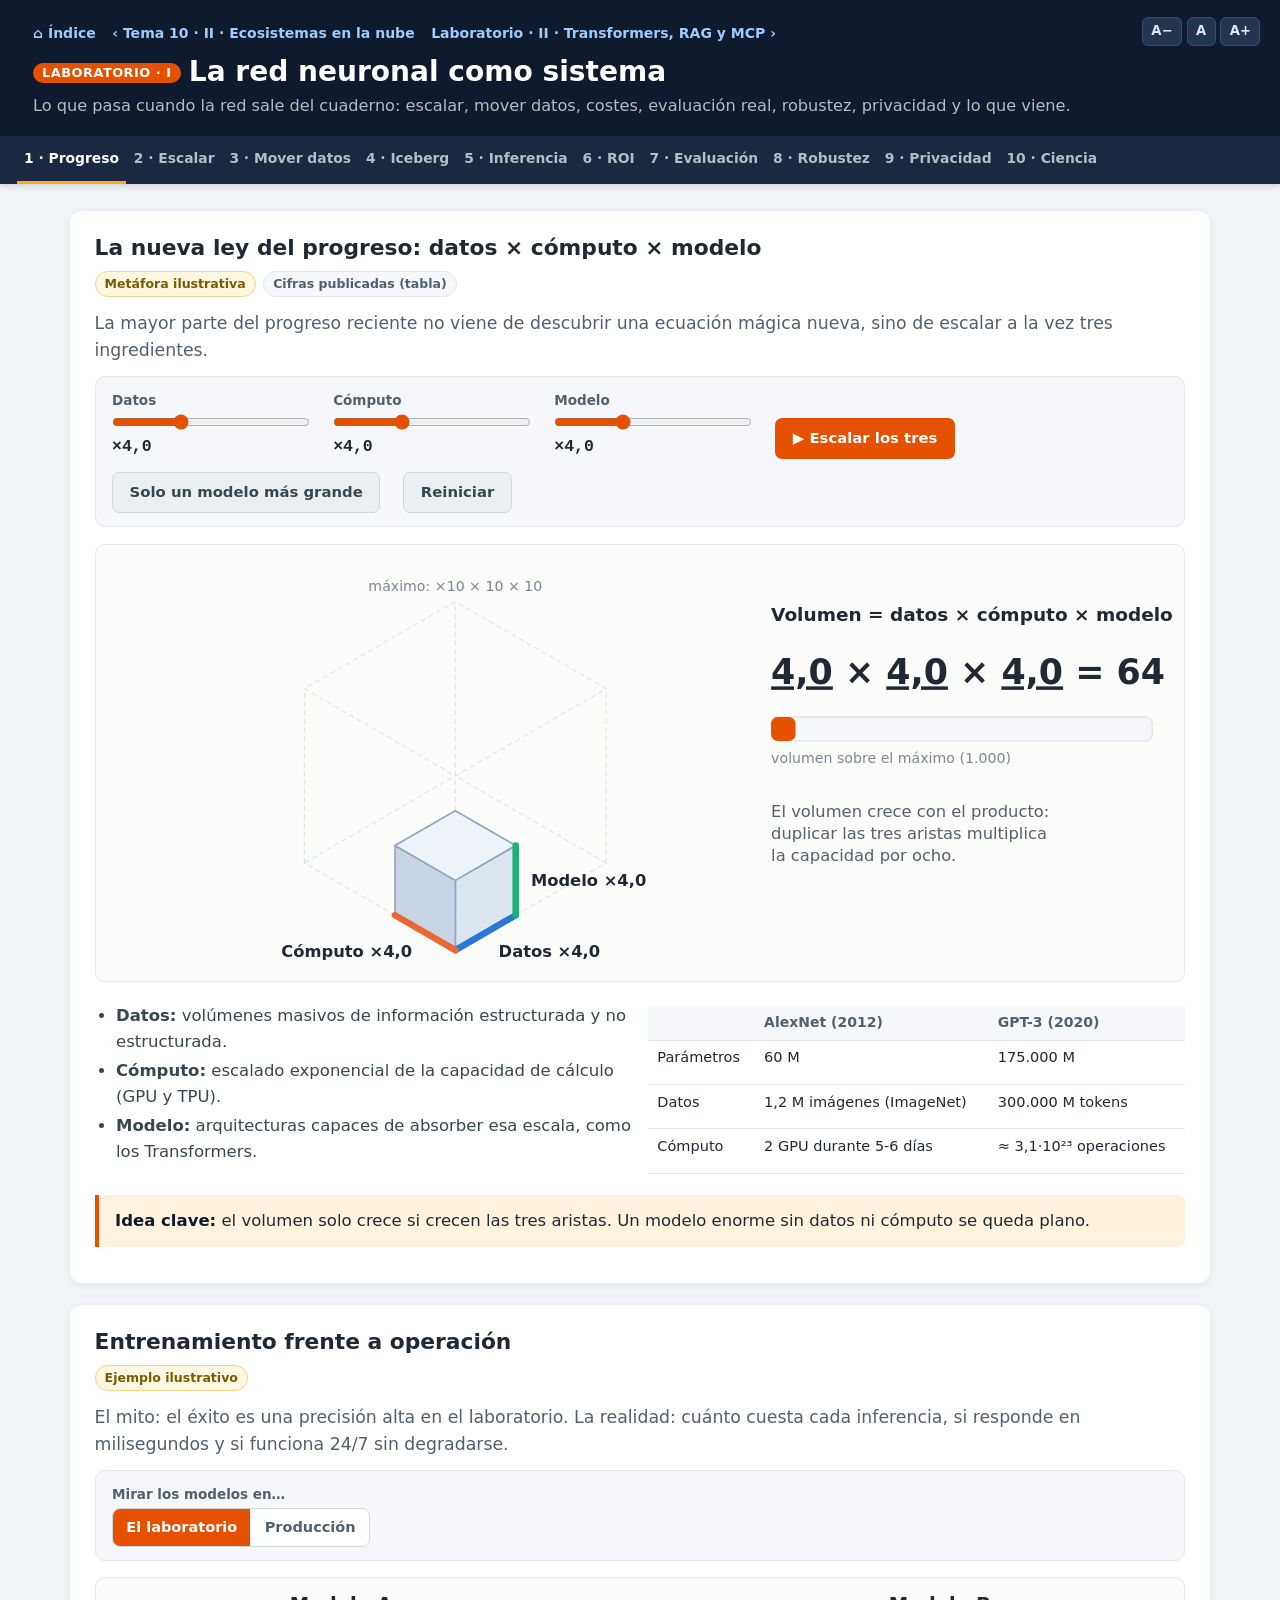
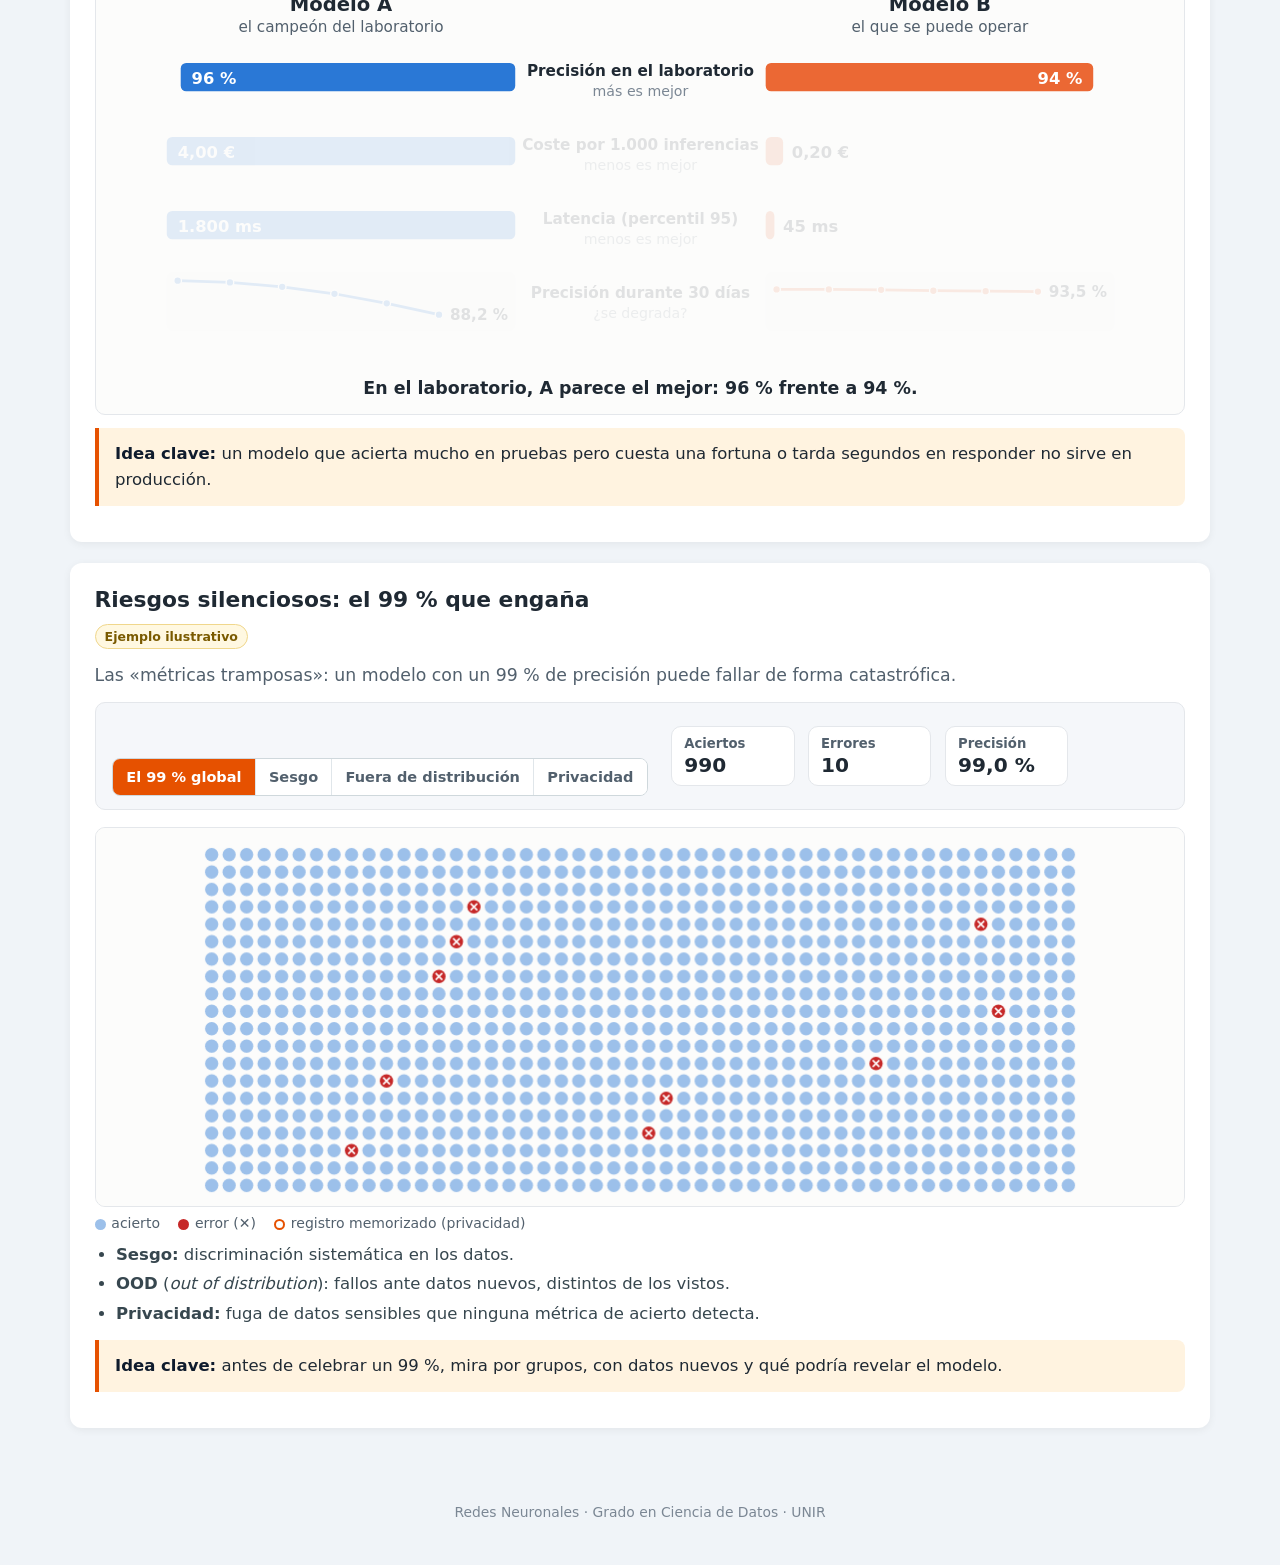
<file: lab_empresa.html>
<!DOCTYPE html>
<html lang="es-ES">
<head>
<meta charset="UTF-8">
<meta name="viewport" content="width=device-width, initial-scale=1.0">
<title>Laboratorio · I · La red neuronal como sistema — Redes Neuronales</title>
<link rel="icon" href="assets/icono.svg" type="image/svg+xml">
<link rel="stylesheet" href="assets/estilo.css">
<style>
  .tile { background: var(--soft); border: 1px solid var(--line); border-radius: 10px; padding: .8rem .9rem .85rem; }
  .tile svg { display: block; width: 100%; height: auto; margin-bottom: .45rem; background: var(--surface); border: 1px solid var(--line); border-radius: 8px; }
  .tile h3 { margin: 0 0 .15rem !important; font-size: 1rem; }
  .tile p { margin: 0; font-size: .9rem; line-height: 1.45; }
  .cita { font-size: 1.12rem; font-style: italic; color: var(--ink); border-left: 4px solid var(--acento); background: #fff; padding: .55rem 1rem; margin: .9rem 0; border-radius: 0 8px 8px 0; box-shadow: 0 1px 4px rgba(0,0,0,.05); }
  .cita.grande { font-size: 1.32rem; text-align: center; border-left: none; border-top: 4px solid var(--acento); padding: 1rem 1.4rem; }
  .sep { height: 1px; background: var(--line); margin: 1.3rem 0 1rem; }
  .card h3.dilema { display: flex; align-items: center; gap: .55rem; font-size: 1.08rem; }
  .card h3.dilema::before { content: "⚖"; display: inline-grid; place-items: center; width: 1.7rem; height: 1.7rem; border-radius: 50%; background: var(--acento-l); color: var(--acento); font-size: 1rem; flex: none; }
  .tres { display: grid; grid-template-columns: 1fr .82fr 1fr; gap: .8rem; align-items: center; }
  .tres svg { display: block; width: 100%; height: auto; background: var(--surface); border: 1px solid var(--line); border-radius: 10px; }
  .adv { display: grid; grid-template-columns: repeat(3, 1fr) 1.15fr; gap: 1rem; align-items: start; }
  .adv figure { margin: 0; text-align: center; }
  .adv canvas { display: block; width: 100%; aspect-ratio: 1 / 1; border-radius: 10px; border: 1px solid var(--line); image-rendering: pixelated; }
  .adv figcaption { font-size: .88rem; color: var(--ink2); margin-top: .35rem; font-weight: 600; }
  .adv svg { display: block; width: 100%; height: auto; }
  canvas.cuadro { max-width: 460px; margin: 0 auto; }
  .lado { display: grid; grid-template-columns: minmax(0, 1fr) minmax(0, 1fr); gap: 1rem; align-items: start; }
  .lado > div > h3:first-child { margin-top: 0; }
  .lado svg { display: block; width: 100%; height: auto; }
  .kpis.peq .kpi { min-width: 7.5rem; padding: .45rem .75rem; }
  .kpis.peq .kpi .v { font-size: 1.22rem; }
  .kpi .s { font-size: .78rem; color: var(--ink2); }
  .vista[hidden] { display: none !important; }
  .ctl.ancho input[type=range] { width: 16rem; }
  .ctl .botones { display: flex; gap: .4rem; flex-wrap: wrap; }
  .btn.peq { font-size: .8rem; padding: .3rem .65rem; }
  .esc-arrastre svg { touch-action: none; }
  .esc-arrastre .chip-arr { cursor: grab; }
  .esc-arrastre .chip-arr:active { cursor: grabbing; }
  .clic { cursor: pointer; }
  .btn.gris[aria-pressed="true"] { background: var(--acento-l); border-color: var(--acento); color: var(--ink); }
  .btn.gris[aria-pressed="true"]::before { content: "✓ "; }
  .leyenda i.anillo { width: 11px; height: 11px; border-radius: 50%; background: #fff !important; border: 2px solid; }
  .leyenda i.cuad { width: 11px; height: 11px; border-radius: 2px; }
  .tabla.peq { font-size: .88rem; }
  .tabla.peq td, .tabla.peq th { padding: .35rem .55rem; }
  .pasos.horiz { display: flex; flex-wrap: wrap; gap: .3rem .5rem; }
  .pasos.horiz li { flex: 1 1 10rem; font-size: .9rem; }
  @media (max-width: 860px) { .tres, .adv, .lado { grid-template-columns: 1fr; } }
</style>
</head>
<body class="bloque-esc" data-pagina="lab_empresa.html">

<header class="header">
  <nav class="migas" aria-label="Navegación entre temas"></nav>
  <h1><span class="num-tema">LABORATORIO · I</span>La red neuronal como sistema</h1>
  <p>Lo que pasa cuando la red sale del cuaderno: escalar, mover datos, costes, evaluación real, robustez, privacidad y lo que viene.</p>
</header>

<div class="tabs" role="tablist" aria-label="Pestañas del laboratorio">
  <button class="tab" role="tab" id="t-ley" aria-controls="p-ley" aria-selected="true">1 · Progreso</button>
  <button class="tab" role="tab" id="t-escala" aria-controls="p-escala" aria-selected="false">2 · Escalar</button>
  <button class="tab" role="tab" id="t-mover" aria-controls="p-mover" aria-selected="false">3 · Mover datos</button>
  <button class="tab" role="tab" id="t-iceberg" aria-controls="p-iceberg" aria-selected="false">4 · Iceberg</button>
  <button class="tab" role="tab" id="t-inferencia" aria-controls="p-inferencia" aria-selected="false">5 · Inferencia</button>
  <button class="tab" role="tab" id="t-roi" aria-controls="p-roi" aria-selected="false">6 · ROI</button>
  <button class="tab" role="tab" id="t-datos" aria-controls="p-datos" aria-selected="false">7 · Evaluación</button>
  <button class="tab" role="tab" id="t-robustez" aria-controls="p-robustez" aria-selected="false">8 · Robustez</button>
  <button class="tab" role="tab" id="t-privacidad" aria-controls="p-privacidad" aria-selected="false">9 · Privacidad</button>
  <button class="tab" role="tab" id="t-ciencia" aria-controls="p-ciencia" aria-selected="false">10 · Ciencia</button>
</div>

<main class="content">

  <!-- ===================================================== 1 · PROGRESO -->
  <section id="p-ley" class="panel">
    <div class="card">
      <h2>La nueva ley del progreso: datos × cómputo × modelo</h2>
      <div class="meta"><span class="tag illus">Metáfora ilustrativa</span><span class="tag">Cifras publicadas (tabla)</span></div>
      <p class="lead">La mayor parte del progreso reciente no viene de descubrir una ecuación mágica nueva, sino de escalar a la vez tres ingredientes.</p>
      <div class="controles">
        <div class="ctl"><label for="l1-d">Datos</label><input id="l1-d" type="range" min="1" max="10" step="0.1" value="4"><output id="l1-do">×4</output></div>
        <div class="ctl"><label for="l1-c">Cómputo</label><input id="l1-c" type="range" min="1" max="10" step="0.1" value="4"><output id="l1-co">×4</output></div>
        <div class="ctl"><label for="l1-m">Modelo</label><input id="l1-m" type="range" min="1" max="10" step="0.1" value="4"><output id="l1-mo">×4</output></div>
        <button class="btn" id="l1-todos">▶ Escalar los tres</button>
        <button class="btn gris" id="l1-solo">Solo un modelo más grande</button>
        <button class="btn gris" id="l1-reset">Reiniciar</button>
      </div>
      <div class="escena"><svg id="l1-caja" aria-label="Caja isométrica cuyas aristas son datos, cómputo y modelo; su volumen es la capacidad"></svg></div>
      <div class="grid2" style="margin-top:1rem">
        <ul>
          <li><strong>Datos:</strong> volúmenes masivos de información estructurada y no estructurada.</li>
          <li><strong>Cómputo:</strong> escalado exponencial de la capacidad de cálculo (GPU y TPU).</li>
          <li><strong>Modelo:</strong> arquitecturas capaces de absorber esa escala, como los Transformers.</li>
        </ul>
        <table class="tabla peq" aria-label="Dos hitos con cifras publicadas">
          <thead><tr><th></th><th>AlexNet (2012)</th><th>GPT-3 (2020)</th></tr></thead>
          <tbody>
            <tr><td>Parámetros</td><td>60 M</td><td>175.000 M</td></tr>
            <tr><td>Datos</td><td>1,2 M imágenes (ImageNet)</td><td>300.000 M tokens</td></tr>
            <tr><td>Cómputo</td><td>2 GPU durante 5-6 días</td><td>≈ 3,1·10²³ operaciones</td></tr>
          </tbody>
        </table>
      </div>
      <div class="clave"><strong>Idea clave:</strong> el volumen solo crece si crecen las tres aristas. Un modelo enorme sin datos ni cómputo se queda plano.</div>
    </div>

    <div class="card">
      <h2>Entrenamiento frente a operación</h2>
      <div class="meta"><span class="tag illus">Ejemplo ilustrativo</span></div>
      <p class="lead">El mito: el éxito es una precisión alta en el laboratorio. La realidad: cuánto cuesta cada inferencia, si responde en milisegundos y si funciona 24/7 sin degradarse.</p>
      <div class="controles">
        <div class="ctl"><span class="etq">Mirar los modelos en…</span>
          <div class="seg" role="group" aria-label="Contexto" id="l1-seg"><button type="button" data-v="lab" aria-pressed="true">El laboratorio</button><button type="button" data-v="prod" aria-pressed="false">Producción</button></div>
        </div>
      </div>
      <div class="escena"><svg id="l1-mito" aria-label="Comparación de dos modelos en el laboratorio y en producción"></svg></div>
      <div class="clave"><strong>Idea clave:</strong> un modelo que acierta mucho en pruebas pero cuesta una fortuna o tarda segundos en responder no sirve en producción.</div>
    </div>

    <div class="card">
      <h2>Riesgos silenciosos: el 99 % que engaña</h2>
      <div class="meta"><span class="tag illus">Ejemplo ilustrativo</span></div>
      <p class="lead">Las «métricas tramposas»: un modelo con un 99 % de precisión puede fallar de forma catastrófica.</p>
      <div class="controles">
        <div class="seg" role="group" aria-label="Qué mirar" id="l1-riesgo">
          <button type="button" data-v="global" aria-pressed="true">El 99 % global</button>
          <button type="button" data-v="sesgo" aria-pressed="false">Sesgo</button>
          <button type="button" data-v="ood" aria-pressed="false">Fuera de distribución</button>
          <button type="button" data-v="priv" aria-pressed="false">Privacidad</button>
        </div>
        <div class="kpis peq" id="l1-kpis"></div>
      </div>
      <canvas id="l1-mosaico" class="lienzo" aria-label="Mosaico de 1.000 predicciones con aciertos y errores"></canvas>
      <div class="leyenda"><span><i class="punto" style="background:#9cc0ea"></i>acierto</span><span><i class="punto" style="background:var(--bad)"></i>error (✕)</span><span><i class="anillo" style="border-color:var(--esc)"></i>registro memorizado (privacidad)</span></div>
      <ul>
        <li><strong>Sesgo:</strong> discriminación sistemática en los datos.</li>
        <li><strong>OOD</strong> (<em>out of distribution</em>): fallos ante datos nuevos, distintos de los vistos.</li>
        <li><strong>Privacidad:</strong> fuga de datos sensibles que ninguna métrica de acierto detecta.</li>
      </ul>
      <div class="clave"><strong>Idea clave:</strong> antes de celebrar un 99 %, mira por grupos, con datos nuevos y qué podría revelar el modelo.</div>
    </div>
  </section>

  <!-- ===================================================== 2 · ESCALAR -->
  <section id="p-escala" class="panel" hidden>
    <div class="card">
      <h2>La economía de escalar: más grande suele ser mejor (y predecible)</h2>
      <div class="meta"><span class="tag illus">Ley de escala orientativa</span><span class="tag real">Cuentas exactas sobre esa fórmula</span></div>
      <p class="lead">Entrenar «más grande» suele mejorar los resultados sin una idea revolucionaria nueva: la pérdida baja de forma predecible al aumentar el cómputo (<em>scaling laws</em>).</p>
      <div class="controles">
        <div class="ctl ancho"><label for="e2-c">Presupuesto de cómputo</label><input id="e2-c" type="range" min="0" max="6" step="0.05" value="2"><output id="e2-co">×100</output></div>
        <div class="ctl"><label for="e2-a">Exponente α</label><input id="e2-a" type="range" min="0.03" max="0.15" step="0.01" value="0.05"><output id="e2-ao">0,05</output></div>
        <div class="ctl"><span class="etq">Ejes</span><div class="seg" role="group" aria-label="Tipo de ejes" id="e2-ejes"><button type="button" data-v="log" aria-pressed="true">Logarítmicos</button><button type="button" data-v="lin" aria-pressed="false">Lineales</button></div></div>
      </div>
      <div class="kpis peq" id="e2-kpis"></div>
      <canvas id="e2-ley" class="lienzo" aria-label="Pérdida frente a cómputo según una ley de potencia"></canvas>
      <div class="formula">L(C) = a · C<sup>−α</sup><span class="com">forma orientativa; α del orden de los publicados para modelos de lenguaje (≈ 0,05 para el cómputo en Kaplan et al., 2020)</span></div>
      <p>En ejes logarítmicos una ley de potencia es una recta: por eso se puede prever cuánto mejorará un modelo antes de entrenarlo. En ejes lineales se ve el precio: rendimientos decrecientes.</p>
      <div class="clave"><strong>Idea clave:</strong> muchas mejoras recientes son ingeniería + presupuesto + datos, no solo investigación pura. Eso decide quién puede competir.</div>
    </div>

    <div class="card">
      <h2>El precio de la escala</h2>
      <div class="meta"><span class="tag illus">Esquema</span></div>
      <div class="grid4">
        <div class="tile"><svg id="e2-i1" viewBox="0 0 200 90" aria-label="Icono de coste"></svg><h3>Coste</h3><p>Infraestructura millonaria.</p></div>
        <div class="tile"><svg id="e2-i2" viewBox="0 0 200 90" aria-label="Icono de latencia"></svg><h3>Latencia</h3><p>Modelos lentos de servir.</p></div>
        <div class="tile"><svg id="e2-i3" viewBox="0 0 200 90" aria-label="Icono de energía"></svg><h3>Energía</h3><p>Huella de carbono masiva.</p></div>
        <div class="tile"><svg id="e2-i4" viewBox="0 0 200 90" aria-label="Icono de dependencia"></svg><h3>Dependencia</h3><p>Atado a una nube o a un fabricante de chips (<em>vendor lock-in</em>).</p></div>
      </div>
      <p class="cita">«La ventaja competitiva puede ser tener el pipeline y el cómputo, no el paper.»</p>
      <div class="sep"></div>
      <h3 class="dilema">Dilema: si te duplican el presupuesto de cómputo, ¿qué compromisos aceptas?</h3>
      <div class="escena"><svg id="e2-dilema" aria-label="Matriz de compromisos de cuatro formas de gastar el doble de cómputo"></svg></div>
      <p class="pie">Valoración cualitativa para el debate: ninguna columna gana en todo.</p>
      <div class="clave"><strong>Idea clave:</strong> no hay respuestas fáciles; conviene tener esta conversación antes de escalar.</div>
    </div>
  </section>

  <!-- ===================================================== 3 · MOVER DATOS -->
  <section id="p-mover" class="panel" hidden>
    <div class="card">
      <h2>Mover datos es caro</h2>
      <div class="meta"><span class="tag">Cifras publicadas: Horowitz (2014)</span><span class="tag illus">Animación ilustrativa</span></div>
      <p class="lead">Las GPU y TPU aceleran muchísimo las multiplicaciones de matrices, pero el límite real suele ser la memoria y el ancho de banda.</p>
      <div class="controles"><button class="btn" id="m3-play">▶ Traer un dato</button></div>
      <div class="escena"><svg id="m3-energia" aria-label="Energía de calcular frente a energía de mover datos"></svg></div>
      <p class="pie">Energía por operación con 32 bits en un chip de 45 nm (Horowitz, 2014; recogido por Han et al., 2016). Los valores cambian con la tecnología, la proporción se mantiene.</p>
      <p>Como dicen las notas: tardas más en sacar los ingredientes de la nevera que en cocinar el plato.</p>
      <div class="clave"><strong>Idea clave:</strong> leer un dato de la DRAM cuesta unas 170 veces más energía que multiplicarlo.</div>
    </div>

    <div class="card">
      <h2>La autopista de los datos: RAM ↔ GPU ↔ GPU</h2>
      <div class="meta"><span class="tag real">Cálculo real (aritmética)</span><span class="tag">Hardware de referencia: NVIDIA A100</span></div>
      <p class="lead">El mismo bloque de datos tarda órdenes de magnitud distintos según el camino por el que viaje.</p>
      <div class="controles">
        <div class="ctl ancho"><label for="m3-gb">Datos a mover</label><input id="m3-gb" type="range" min="-2" max="2.3" step="any" value="1.14612804"><output id="m3-gbo">14 GB</output></div>
        <div class="ctl"><span class="etq">Ejemplos</span><div class="botones"><button class="btn gris peq" id="m3-pre1">Pesos de 7.000 M parámetros en FP16 (14 GB)</button><button class="btn gris peq" id="m3-pre2">Lote de 32 imágenes 224×224 (19 MB)</button></div></div>
      </div>
      <div class="escena"><svg id="m3-autopista" aria-label="Caminos de los datos entre RAM, memoria de la GPU y otra GPU con sus tiempos"></svg></div>
      <p class="pie">Picos teóricos: memoria HBM2e de una A100 de 80 GB ≈ 2.039 GB/s; NVLink de tercera generación ≈ 600 GB/s; PCIe 4.0 ×16 ≈ 32 GB/s por sentido. En la práctica se alcanza algo menos.</p>
      <div class="clave"><strong>Idea clave:</strong> por eso se intenta que los datos lleguen a la GPU una vez y se reutilicen muchas.</div>
    </div>

    <div class="card">
      <h2>¿Qué manda: los FLOPS o el ancho de banda?</h2>
      <div class="meta"><span class="tag real">Cálculo real (aritmética)</span></div>
      <p class="lead">Depende del trabajo: de cuántas operaciones hagas con cada byte que traes (la <em>intensidad aritmética</em>).</p>
      <div class="controles">
        <div class="ctl"><span class="etq">Operación</span><div class="seg" role="group" aria-label="Operación" id="m3-op"><button type="button" data-v="mm" aria-pressed="true">Matriz × matriz</button><button type="button" data-v="mv" aria-pressed="false">Matriz × vector</button></div></div>
        <div class="ctl"><label for="m3-n">Tamaño n (matrices n × n)</label><input id="m3-n" type="range" min="7" max="14" step="1" value="10"><output id="m3-no">1.024</output></div>
        <div class="ctl"><span class="etq">Los datos están en…</span><div class="seg" role="group" aria-label="Origen de los datos" id="m3-src"><button type="button" data-v="hbm" aria-pressed="true">la GPU (HBM)</button><button type="button" data-v="pcie" aria-pressed="false">la RAM (PCIe)</button></div></div>
      </div>
      <div class="lado">
        <div class="escena"><svg id="m3-balanza" aria-label="Balanza entre tiempo de mover datos y tiempo de calcular"></svg></div>
        <canvas id="m3-techo" class="lienzo" aria-label="Modelo roofline: rendimiento alcanzable frente a intensidad aritmética"></canvas>
      </div>
      <div class="leyenda"><span><i style="background:var(--s1)"></i>techo con datos en la GPU (HBM)</span><span><i style="background:var(--s2)"></i>techo con datos en la RAM (PCIe)</span><span><i class="punto" style="background:var(--esc)"></i>la operación elegida</span></div>
      <ul>
        <li><strong>Matriz × matriz:</strong> 2n³ operaciones con 3n² números; al crecer n cada byte se reutiliza mucho y acaba mandando el cálculo.</li>
        <li><strong>Matriz × vector</strong> (una sola petición a un modelo de lenguaje): unas 2 operaciones por cada peso leído; manda siempre la memoria.</li>
        <li>En la gráfica, la rampa es «ancho de banda × intensidad» y el tramo plano, la potencia de cálculo (312 TFLOPS en FP16).</li>
      </ul>
      <div class="clave"><strong>Idea clave:</strong> por eso tantas empresas optimizan memoria y ancho de banda antes que FLOPS: en inferencia, el cálculo espera a los datos.</div>
    </div>

    <div class="card">
      <h2>Cuantización: menos bits, menos que mover</h2>
      <div class="meta"><span class="tag real">Cálculo real en el navegador</span></div>
      <p class="lead">Reducir la precisión de 32 a 16, 8 o 4 bits divide la memoria y el tráfico de datos a cambio de un pequeño error de redondeo.</p>
      <div class="controles">
        <div class="ctl"><span class="etq">Bits por peso</span><div class="seg" role="group" aria-label="Bits por peso" id="m3-bits"><button type="button" data-v="32" aria-pressed="true">32</button><button type="button" data-v="16" aria-pressed="false">16</button><button type="button" data-v="8" aria-pressed="false">8</button><button type="button" data-v="4" aria-pressed="false">4</button></div></div>
        <div class="ctl ancho"><label for="m3-np">Parámetros del modelo</label><input id="m3-np" type="range" min="8" max="12" step="any" value="9.84509804"><output id="m3-npo">7.000 M</output></div>
        <div class="ctl"><span class="etq">Ejemplos</span><div class="botones"><button class="btn gris peq" data-np="340e6">BERT-large · 340 M</button><button class="btn gris peq" data-np="7e9">7.000 M</button><button class="btn gris peq" data-np="175e9">GPT-3 · 175.000 M</button></div></div>
      </div>
      <div class="escena"><svg id="m3-bitsvg" aria-label="Bits de un peso según la precisión"></svg></div>
      <div class="lado" style="margin-top:1rem">
        <div class="escena"><svg id="m3-mem" aria-label="Memoria del modelo según los bits por peso"></svg></div>
        <div><canvas id="m3-hist" class="lienzo" aria-label="Histograma de pesos originales y cuantizados"></canvas>
        <div class="leyenda"><span><i class="cuad" style="background:#d5dde6"></i>4.000 pesos originales</span><span><i style="background:var(--esc)"></i>valores tras cuantizar</span></div></div>
      </div>
      <p>La memoria es parámetros × bytes por parámetro. El error se mide de verdad: 4.000 pesos de una normal cuantizados con una única escala por tensor (el esquema más simple; en la práctica se usan escalas por grupos y el error es menor).</p>
      <div class="clave"><strong>Idea clave:</strong> cuantizar no es una moda: es mover menos datos y caber en menos memoria.</div>
    </div>

    <div class="card">
      <h2>Batching: un viaje de los pesos, muchas peticiones</h2>
      <div class="meta"><span class="tag real">Cálculo real (modelo simplificado)</span><span class="tag illus">Animación ilustrativa</span></div>
      <p class="lead">Para generar cada token hay que leer todos los pesos; si se atienden varias peticiones a la vez, ese viaje se reparte entre todas.</p>
      <div class="controles">
        <div class="ctl ancho"><label for="m3-b">Peticiones en el lote</label><input id="m3-b" type="range" min="0" max="9" step="1" value="4"><output id="m3-bo">16</output></div>
        <div class="ctl"><span class="etq">Precisión de los pesos</span><div class="seg" role="group" aria-label="Precisión" id="m3-prec"><button type="button" data-v="16" aria-pressed="true">FP16</button><button type="button" data-v="8" aria-pressed="false">INT8</button><button type="button" data-v="4" aria-pressed="false">INT4</button></div></div>
        <button class="btn" id="m3-bplay">⏸ Pausa</button>
      </div>
      <div class="escena"><svg id="m3-lote" aria-label="Los pesos viajan de la memoria a los núcleos una vez por paso y sirven a todo el lote"></svg></div>
      <div class="kpis peq" id="m3-bkpis"></div>
      <canvas id="m3-caudal" class="lienzo" aria-label="Caudal en tokens por segundo frente al tamaño del lote"></canvas>
      <div class="leyenda"><span><i style="background:var(--s1)"></i>FP16 (14 GB)</span><span><i style="background:var(--s2)"></i>INT8 (7 GB)</span><span><i style="background:var(--s3)"></i>INT4 (3,5 GB)</span></div>
      <p class="pie">Modelo de 7.000 M parámetros en una A100: tiempo por paso = máx(leer los pesos, calcular). Sin caché KV ni otros costes, así que los valores reales son menores; la forma de la curva es la que importa.</p>
      <div class="clave"><strong>Idea clave:</strong> hasta el codo, servir 64 peticiones cuesta casi lo mismo que servir una: el batching amortiza el coste de mover los pesos.</div>
    </div>
  </section>

  <!-- ===================================================== 4 · ICEBERG -->
  <section id="p-iceberg" class="panel" hidden>
    <div class="card">
      <h2>El iceberg de costes</h2>
      <div class="meta"><span class="tag illus">Esquema</span></div>
      <p class="lead">El entrenamiento es lo más vistoso, pero a menudo no es lo más caro. Pasa el ratón por cada capa.</p>
      <div class="controles"><button class="btn" id="i4-play">▶ Sumergirse</button></div>
      <div class="escena alta"><svg id="i4-iceberg" aria-label="Iceberg: el entrenamiento asoma y debajo están los costes reales y ocultos"></svg></div>
      <div class="clave"><strong>Idea clave:</strong> los costes reales (datos, etiquetado, inferencia continua) y los ocultos (observabilidad, deriva, cumplimiento) pueden superar con creces el coste de entrenar.</div>
    </div>

    <div class="card">
      <h2>Cultura de calidad: observar, detectar, aprender</h2>
      <div class="meta"><span class="tag illus">Simulación</span><span class="tag real">Indicador de deriva calculado de verdad</span></div>
      <p class="lead">Detectar el problema antes de que lo reporte el usuario exige métricas profundas y alertas automáticas sobre los datos de entrada.</p>
      <div class="controles">
        <button class="btn" id="i4-sim">▶ Simular 80 días</button>
        <div class="ctl"><label for="i4-d">Cambio en los datos (deriva)</label><input id="i4-d" type="range" min="0" max="1.5" step="0.05" value="0.8"><output id="i4-do">0,80 σ</output></div>
        <div class="ctl"><label for="i4-u">Umbral de alerta (PSI)</label><input id="i4-u" type="range" min="0.05" max="0.5" step="0.01" value="0.25"><output id="i4-uo">0,25</output></div>
        <div class="kpis peq" id="i4-kpis"></div>
      </div>
      <div class="lado">
        <div><canvas id="i4-hist" class="lienzo" aria-label="Distribución de la entrada: referencia frente a día actual"></canvas>
          <div class="leyenda"><span><i style="background:var(--s1)"></i>datos de entrenamiento (referencia)</span><span><i class="cuad" style="background:var(--s2)"></i>datos del día</span></div></div>
        <div><canvas id="i4-psi" class="lienzo" aria-label="Índice de estabilidad de la población por día con umbral de alerta"></canvas>
          <div class="leyenda"><span><i style="background:var(--s1)"></i>PSI diario</span><span><i style="background:var(--ink2)"></i>umbral</span><span><i class="punto" style="background:var(--esc)"></i>alerta automática</span></div></div>
      </div>
      <ol class="pasos horiz" id="i4-pasos">
        <li>Despliegue</li><li>Cambian los datos de entrada</li><li>Alerta automática</li><li>Diagnóstico: qué parte se rompió</li><li>Corrección: reentrenar</li><li>Postmortem sin culpables</li>
      </ol>
      <p>Cada día se comparan 500 entradas nuevas con las de entrenamiento mediante el PSI (<em>population stability index</em>): PSI = Σ (actual − referencia) · ln(actual / referencia) sobre 10 intervalos. Regla práctica habitual: por debajo de 0,1, estable; por encima de 0,25, cambio importante.</p>
      <div class="clave"><strong>Idea clave:</strong> postmortems sin culpables, observabilidad y alertas sobre la entrada y las predicciones. Sin esto se vuela a ciegas.</div>
    </div>

    <div class="card">
      <h2>Lo menos glamuroso, lo más crítico</h2>
      <div class="meta"><span class="tag illus">Mapa para el debate</span></div>
      <p class="lead">¿Qué parte del stack recibe menos atención de la que merece?</p>
      <div class="escena esc-arrastre"><svg id="i4-mapa" aria-label="Mapa de piezas del stack según visibilidad y criticidad; las piezas se pueden arrastrar"></svg></div>
      <p class="pie">Posiciones de partida orientativas, según las notas: datos y monitorización arriba a la izquierda. Arrastra cada pieza donde la pondría tu equipo.</p>
      <div class="clave"><strong>Idea clave:</strong> suele ser lo relacionado con datos y monitorización: nadie quiere trabajar en ello porque no luce, y ahí hay una oportunidad enorme.</div>
    </div>
  </section>

  <!-- ===================================================== 5 · INFERENCIA -->
  <section id="p-inferencia" class="panel" hidden>
    <div class="card">
      <h2>El negocio de la inferencia: del mejor modelo al más eficiente</h2>
      <div class="meta"><span class="tag real">Cálculo real en el navegador</span><span class="tag illus">Precios y hardware orientativos</span></div>
      <p class="lead">Cuando sirves a millones de usuarios, mandan la latencia, el coste por consulta y los SLA (acuerdos de nivel de servicio).</p>
      <div class="controles">
        <div class="ctl"><span class="etq">Modelo</span><div class="seg" role="group" aria-label="Tamaño del modelo" id="n5-mod"><button type="button" data-v="70" aria-pressed="false">Grande · 70.000 M</button><button type="button" data-v="7" aria-pressed="true">Mediano · 7.000 M</button><button type="button" data-v="1" aria-pressed="false">Destilado · 1.000 M</button></div></div>
        <div class="ctl"><span class="etq">Precisión</span><div class="seg" role="group" aria-label="Precisión" id="n5-prec"><button type="button" data-v="16" aria-pressed="true">FP16</button><button type="button" data-v="8" aria-pressed="false">INT8</button><button type="button" data-v="4" aria-pressed="false">INT4</button></div></div>
        <div class="ctl"><label for="n5-b">Lote</label><input id="n5-b" type="range" min="0" max="8" step="1" value="5"><output id="n5-bo">32</output></div>
        <div class="ctl"><label for="n5-q">Consultas al día</label><input id="n5-q" type="range" min="3" max="8" step="0.1" value="7"><output id="n5-qo">10.000.000</output></div>
        <div class="ctl"><label for="n5-p">Precio de una GPU por hora</label><input id="n5-p" type="range" min="1" max="4" step="0.1" value="2"><output id="n5-po">2,00 €</output></div>
      </div>
      <div class="kpis peq" id="n5-kpis"></div>
      <div class="escena"><svg id="n5-costes" aria-label="Coste por 1.000 consultas de cada combinación de modelo y precisión"></svg></div>
      <div class="leyenda"><span><i class="cuad" style="background:var(--s1)"></i>FP16</span><span><i class="cuad" style="background:var(--s2)"></i>INT8</span><span><i class="cuad" style="background:var(--s3)"></i>INT4</span><span>· latencia de una respuesta de 300 tokens en gris</span></div>
      <p class="pie">Supuestos: GPU tipo A100 de 80 GB (2.039 GB/s, 312 TFLOPS), tráfico uniforme, respuestas de 300 tokens, como mínimo una réplica encendida, sin caché KV ni sobrecostes. Sirve para comparar, no para presupuestar.</p>
      <div class="clave"><strong>Idea clave:</strong> muchas empresas ganan más optimizando inferencias baratas y estables que entrenando el modelo más grande del mercado.</div>
    </div>

    <div class="card">
      <h2>Modelos pequeños: destilación y cuantización</h2>
      <div class="meta"><span class="tag illus">Animación ilustrativa</span></div>
      <p class="lead">Reducir el tamaño y la precisión numérica sin sacrificar drásticamente la calidad. El objetivo no es solo técnico: es reducir el gasto operativo (OpEx) por consulta.</p>
      <div class="controles"><button class="btn" id="n5-dest">▶ Destilar</button></div>
      <div class="tres">
        <svg id="n5-prof" aria-label="Red profesora grande"></svg>
        <svg id="n5-probs" aria-label="Probabilidades suaves del profesor y del alumno"></svg>
        <svg id="n5-alum" aria-label="Red alumna pequeña"></svg>
      </div>
      <p>El alumno aprende de las probabilidades suaves del profesor (un perro se parece más a un lobo que a un gato), no solo de la etiqueta correcta. Después, cuantizar sus pesos reduce aún más la memoria.</p>
    </div>

    <div class="card">
      <h2>Dilema: si tu KPI es el coste por 1.000 consultas, ¿qué sacrificas?</h2>
      <div class="meta"><span class="tag illus">Dilema sin respuesta correcta</span></div>
      <p class="lead">Arrastra el punto hacia lo que quieres proteger: calidad, frescura o personalización. Se encienden las palancas de ahorro que te quedan.</p>
      <div class="escena esc-arrastre"><svg id="n5-tri" aria-label="Triángulo de compromisos entre calidad, frescura y personalización"></svg></div>
      <div class="clave"><strong>Idea clave:</strong> no hay respuesta universal; depende del caso de uso, pero la decisión hay que tomarla de forma consciente.</div>
    </div>
  </section>

  <!-- ===================================================== 6 · ROI -->
  <section id="p-roi" class="panel" hidden>
    <div class="card">
      <h2>Casos de uso que pagan nóminas</h2>
      <div class="meta"><span class="tag illus">Animación ilustrativa</span></div>
      <p class="lead">Dónde está el ROI real: sistemas de alto volumen que hacen predicción + decisión bajo restricciones.</p>
      <div class="grid4">
        <div class="tile"><svg id="r6-a" viewBox="0 0 240 150" aria-label="Recomendación y anuncios"></svg><h3>Recomendación y anuncios</h3><p>El núcleo de monetización de las grandes tecnológicas.</p></div>
        <div class="tile"><svg id="r6-b" viewBox="0 0 240 150" aria-label="Búsqueda y ranking"></svg><h3>Búsqueda y ranking</h3><p>Ordenar la información relevante es crítico.</p></div>
        <div class="tile"><svg id="r6-c" viewBox="0 0 240 150" aria-label="Detección de fraude"></svg><h3>Detección de fraude</h3><p>Decisiones en milisegundos para aprobar transacciones.</p></div>
        <div class="tile"><svg id="r6-d" viewBox="0 0 240 150" aria-label="Visión industrial y voz"></svg><h3>Visión industrial y voz</h3><p>Automatización física y de atención al cliente.</p></div>
      </div>
    </div>

    <div class="card">
      <h2>¿Por qué un 1 % puede valer millones y un 10 % no valer nada?</h2>
      <div class="meta"><span class="tag real">Cálculo real</span><span class="tag illus">Cifras orientativas</span></div>
      <p class="lead">El valor de una mejora es volumen × valor de cada transacción × mejora. El área de cada cuadrado es el valor al año.</p>
      <div class="grid2">
        <div class="controles">
          <strong style="flex-basis:100%">A · Ranking de un gran buscador</strong>
          <div class="ctl"><label for="r6-av">Transacciones al día</label><input id="r6-av" type="range" min="0" max="24" step="1" value="21"><output id="r6-avo">100.000.000</output></div>
          <div class="ctl"><label for="r6-ae">Valor de cada una</label><input id="r6-ae" type="range" min="0" max="12" step="1" value="3"><output id="r6-aeo">0,01 €</output></div>
          <div class="ctl"><label for="r6-am">Mejora</label><input id="r6-am" type="range" min="0.5" max="20" step="0.5" value="1"><output id="r6-amo">1 %</output></div>
        </div>
        <div class="controles">
          <strong style="flex-basis:100%">B · Asistente interno de un departamento</strong>
          <div class="ctl"><label for="r6-bv">Transacciones al día</label><input id="r6-bv" type="range" min="0" max="24" step="1" value="3"><output id="r6-bvo">100</output></div>
          <div class="ctl"><label for="r6-be">Valor de cada una</label><input id="r6-be" type="range" min="0" max="12" step="1" value="8"><output id="r6-beo">0,50 €</output></div>
          <div class="ctl"><label for="r6-bm">Mejora</label><input id="r6-bm" type="range" min="0.5" max="20" step="0.5" value="10"><output id="r6-bmo">10 %</output></div>
        </div>
      </div>
      <div class="escena"><svg id="r6-valor" aria-label="Dos cuadrados cuya área es el valor anual de cada mejora"></svg></div>
      <div class="clave"><strong>Idea clave:</strong> un 1 % en millones de búsquedas es mucho dinero; un 10 % en cien consultas al día puede ser irrelevante económicamente.</div>
    </div>

    <div class="card">
      <h2>Evaluación frente a realidad: A/B, canary y modo sombra</h2>
      <div class="meta"><span class="tag illus">Simulación</span></div>
      <p class="lead">El valor no es acertar una predicción aislada, sino decidir bien bajo restricciones de riesgo, coste y experiencia de usuario.</p>
      <div class="controles">
        <div class="seg" role="group" aria-label="Estrategia" id="r6-modo"><button type="button" data-v="ab" aria-pressed="true">A/B testing</button><button type="button" data-v="canary" aria-pressed="false">Canary</button><button type="button" data-v="sombra" aria-pressed="false">Modo sombra</button></div>
        <div class="ctl vista" id="r6-cctl" hidden><span class="etq">Tráfico a v2</span><div class="seg" role="group" aria-label="Porcentaje a v2" id="r6-pct"><button type="button" data-v="0.01" aria-pressed="false">1 %</button><button type="button" data-v="0.05" aria-pressed="true">5 %</button><button type="button" data-v="0.25" aria-pressed="false">25 %</button><button type="button" data-v="0.5" aria-pressed="false">50 %</button><button type="button" data-v="1" aria-pressed="false">100 %</button></div></div>
        <button class="btn gris vista" id="r6-back" hidden>↺ Volver a v1 (rollback)</button>
        <button class="btn" id="r6-play">⏸ Pausa</button>
      </div>
      <div class="escena"><svg id="r6-trafico" aria-label="Peticiones de usuarios repartidas entre la versión actual y la nueva"></svg></div>
      <ul>
        <li><strong>A/B:</strong> dos grupos comparables de usuarios; se compara una métrica de negocio, no la exactitud.</li>
        <li><strong>Canary:</strong> la versión nueva recibe primero una pequeña parte del tráfico; si va bien se amplía, si no, se vuelve atrás.</li>
        <li><strong>Modo sombra</strong> (<em>shadow mode</em>): la versión nueva recibe una copia de cada petición, pero su respuesta no llega al usuario: solo se registra y se compara.</li>
      </ul>
      <div class="clave"><strong>Idea clave:</strong> se mide el impacto real en el negocio, no solo la exactitud en un benchmark.</div>
    </div>
  </section>

  <!-- ===================================================== 7 · DATOS Y EVALUACIÓN -->
  <section id="p-datos" class="panel" hidden>
    <div class="card">
      <h2>Los datos como ventaja competitiva: el verdadero foso</h2>
      <div class="meta"><span class="tag illus">Esquema animado</span></div>
      <p class="lead">El foso defensivo (<em>moat</em>) no es el modelo, que otros pueden copiar, sino el acceso exclusivo a datos y los bucles de realimentación que los generan.</p>
      <div class="escena"><svg id="d7-foso" aria-label="Castillo del modelo rodeado por un foso de datos propios que gira como un bucle de realimentación"></svg></div>
      <h3 class="dilema">Dilema: a tres años, ¿un modelo puntero o un flujo de datos legal y sostenible?</h3>
      <div class="controles">
        <div class="ctl"><label for="d7-v">Ventaja inicial del modelo</label><input id="d7-v" type="range" min="0" max="50" step="1" value="25"><output id="d7-vo">25 puntos</output></div>
        <div class="ctl"><label for="d7-dr">Deriva del mundo al mes</label><input id="d7-dr" type="range" min="0" max="3" step="0.1" value="1"><output id="d7-dro">1,0 %</output></div>
        <div class="ctl"><label for="d7-g">Mejora del bucle de datos al mes</label><input id="d7-g" type="range" min="0" max="4" step="0.1" value="2"><output id="d7-go">2,0 %</output></div>
        <div class="kpis peq" id="d7-kpis"></div>
      </div>
      <canvas id="d7-tres" class="lienzo" aria-label="Valor de un modelo estático frente a un flujo de datos a 36 meses"></canvas>
      <div class="leyenda"><span><i style="background:var(--s1)"></i>modelo puntero hoy, sin datos propios</span><span><i style="background:var(--s2)"></i>flujo de datos legal y sostenible</span></div>
      <p class="pie">Modelo de juguete para discutir supuestos, no para predecir: el modelo pierde valor con la deriva del mundo y el flujo de datos mejora cada mes.</p>
      <div class="clave"><strong>Idea clave:</strong> sin datos propios no hay mejora continua, por muy buena que sea la arquitectura. Y un modelo entrenado con datos ilegales es un pasivo, no un activo.</div>
    </div>

    <div class="card">
      <h2>Las trampas de la evaluación</h2>
      <div class="meta" id="d7-meta"><span class="tag real">Cálculo real en el navegador</span></div>
      <p class="lead">Tres formas de sacar un 10 en la evaluación y fallar en el mundo real.</p>
      <div class="controles">
        <div class="seg" role="group" aria-label="Trampa" id="d7-trampa"><button type="button" data-v="fuga" aria-pressed="true">Fuga de datos</button><button type="button" data-v="bench" aria-pressed="false">Optimizar el benchmark</button><button type="button" data-v="demo" aria-pressed="false">Demos escogidas</button></div>
        <div class="ctl vista" id="d7-c-fuga"><label for="d7-f">Ejemplos de prueba que también están en el entrenamiento</label><input id="d7-f" type="range" min="0" max="100" step="5" value="50"><output id="d7-fo">50 %</output></div>
        <div class="ctl vista" id="d7-c-bench" hidden><label for="d7-k">Variantes probadas contra el mismo test</label><input id="d7-k" type="range" min="0" max="8" step="1" value="5"><output id="d7-ko">50</output></div>
        <div class="ctl vista" id="d7-c-demo" hidden><span class="etq">Mostrar</span><div class="seg" role="group" aria-label="Demo o realidad" id="d7-dm"><button type="button" data-v="demo" aria-pressed="true">La demo</button><button type="button" data-v="todo" aria-pressed="false">Fuera de guion</button></div></div>
      </div>
      <div class="kpis peq" id="d7-tkpis"></div>
      <canvas id="d7-trampas" class="lienzo" aria-label="Visualización de la trampa de evaluación elegida"></canvas>
      <p id="d7-ttxt"></p>
      <div class="clave"><strong>Idea clave:</strong> ante una demo impresionante, pregúntate siempre qué no te están enseñando.</div>
    </div>

    <div class="card">
      <h2>La evaluación real es un sistema</h2>
      <div class="meta"><span class="tag illus">Ejemplo ilustrativo</span><span class="tag real">Cálculo real sobre una distribución de juguete</span></div>
      <p class="lead">No es un único número, sino suites de tests, segmentación y pruebas fuera de distribución. Y el último 10 % es el más caro.</p>
      <div class="lado">
        <div class="escena"><svg id="d7-panel" aria-label="Panel de evaluación por segmentos y pruebas"></svg></div>
        <div>
          <div class="controles" style="margin-top:0">
            <div class="ctl ancho"><label for="d7-obj">Fiabilidad objetivo</label><input id="d7-obj" type="range" min="50" max="99" step="1" value="95"><output id="d7-objo">95 %</output></div>
          </div>
          <canvas id="d7-cola" class="lienzo" aria-label="Cobertura de casos frente al número de tipos de caso resueltos"></canvas>
        </div>
      </div>
      <div class="kpis peq" id="d7-ckpis"></div>
      <p class="pie">Distribución de juguete: 10.000 tipos de caso con frecuencias según la ley de Zipf (el k-ésimo más frecuente aparece ∝ 1/k).</p>
      <div class="clave"><strong>Idea clave:</strong> pasar del 85 % al 95 % de fiabilidad es resolver las colas largas, los casos raros, y eso exige monitorización continua y cultura de soporte.</div>
    </div>

    <div class="card">
      <h2>Dilema: ¿+2 % en un benchmark o −50 % de incidentes en producción?</h2>
      <div class="meta"><span class="tag illus">Dilema: la balanza depende de tus números</span></div>
      <div class="controles">
        <div class="ctl"><label for="d7-inc">Incidentes al mes</label><input id="d7-inc" type="range" min="1" max="200" step="1" value="20"><output id="d7-inco">20</output></div>
        <div class="ctl"><label for="d7-ci">Coste medio de un incidente</label><input id="d7-ci" type="range" min="0" max="12" step="1" value="5"><output id="d7-cio">5.000 €</output></div>
        <div class="ctl"><label for="d7-vp">Valor de cada punto de benchmark al año</label><input id="d7-vp" type="range" min="0" max="12" step="1" value="6"><output id="d7-vpo">100.000 €</output></div>
      </div>
      <div class="escena"><svg id="d7-balanza" aria-label="Balanza entre mejorar un benchmark y reducir incidentes"></svg></div>
      <p class="pie">El benchmark es más fácil de comunicar a la dirección; por eso muchas empresas lo eligen aunque las cuentas digan otra cosa.</p>
    </div>
  </section>

  <!-- ===================================================== 8 · ROBUSTEZ -->
  <section id="p-robustez" class="panel" hidden>
    <div class="card">
      <h2>Correlaciones espurias: los «atajos»</h2>
      <div class="meta"><span class="tag real">Entrenamiento real en el navegador</span><span class="tag illus">Rasgos de juguete</span></div>
      <p class="lead">Las redes son «vagas»: buscan el camino de menor resistencia. Si en las fotos las vacas siempre están en la hierba, aprenden «hierba = vaca» en lugar de la anatomía.</p>
      <div class="escena"><svg id="b8-esc" aria-label="Cuatro escenas: vaca en la hierba, camello en la arena, vaca en la playa y camello en la hierba, con la predicción del modelo"></svg></div>
      <div class="controles">
        <div class="ctl ancho"><label for="b8-p">Fotos de entrenamiento con el fondo «habitual»</label><input id="b8-p" type="range" min="50" max="100" step="1" value="95"><output id="b8-po">95 %</output></div>
        <button class="btn gris" id="b8-x10" aria-pressed="false">×10 datos con el mismo sesgo</button>
        <button class="btn" id="b8-train">↻ Reentrenar</button>
        <div class="ctl"><span class="etq">Ver</span><div class="seg" role="group" aria-label="Datos que se muestran" id="b8-ver"><button type="button" data-v="train" aria-pressed="true">Entrenamiento</button><button type="button" data-v="playa" aria-pressed="false">Contexto cambiado</button></div></div>
      </div>
      <div class="lado">
        <canvas id="b8-plano" class="lienzo cuadro" aria-label="Plano silueta frente a fondo con la frontera aprendida"></canvas>
        <div class="escena"><svg id="b8-barras" aria-label="Pesos aprendidos y exactitud dentro y fuera de contexto"></svg></div>
      </div>
      <div class="leyenda"><span><i class="punto" style="background:var(--s1)"></i>vaca</span><span><i class="punto" style="background:#eb6834"></i>camello</span><span>· el tinte del fondo es la predicción del modelo</span></div>
      <p class="pie">Cada foto se resume en dos rasgos de juguete: la silueta del animal (señal real pero con ruido) y el fondo (hierba o arena). Regresión logística entrenada de verdad.</p>
      <div class="clave"><strong>Idea clave:</strong> robustez ≠ más datos si los datos tienen el mismo sesgo. Hay que romper la correlación: datos variados y evaluación fuera de contexto.</div>
    </div>

    <div class="card">
      <h2>Robustez adversaria: la fragilidad invisible</h2>
      <div class="meta"><span class="tag real">Entrenamiento y ataque reales en el navegador</span></div>
      <p class="lead">Un modelo con casi un 100 % de acierto puede cambiar de opinión con una perturbación que el ojo apenas ve: una señal de STOP pasa a «límite de velocidad».</p>
      <div class="controles">
        <div class="ctl ancho"><label for="b8-eps">Tamaño de la perturbación ε (máx. por píxel)</label><input id="b8-eps" type="range" min="0" max="0.2" step="0.002" value="0"><output id="b8-epso">0,000</output></div>
        <button class="btn gris" id="b8-otra">Otra señal</button>
        <button class="btn" id="b8-min">Ir al ε mínimo que engaña</button>
        <div class="kpis peq" id="b8-akpis"></div>
      </div>
      <div class="adv">
        <figure><canvas id="b8-orig" aria-label="Imagen original"></canvas><figcaption>Original</figcaption></figure>
        <figure><canvas id="b8-pert" aria-label="Perturbación amplificada"></canvas><figcaption>Perturbación amplificada<br><span style="font-weight:400">azul: oscurece · naranja: aclara</span></figcaption></figure>
        <figure><canvas id="b8-mod" aria-label="Imagen modificada"></canvas><figcaption>Original + perturbación</figcaption></figure>
        <svg id="b8-prob" aria-label="Probabilidades del clasificador antes y después"></svg>
      </div>
      <p class="pie">Imágenes de 16 × 16 píxeles generadas por código. Clasificador lineal (regresión logística) entrenado en el navegador; la perturbación sigue el signo del gradiente (FGSM): cada píxel cambia como mucho ε, en la dirección que más empuja hacia el error.</p>
      <div class="clave"><strong>Idea clave:</strong> la red no «ve» como nosotros. Y esto no se arregla simplemente añadiendo más fotos de señales de tráfico.</div>
    </div>

    <div class="card">
      <h2>Más allá del laboratorio</h2>
      <div class="meta"><span class="tag illus">Esquema</span><span class="tag real">Aritmética real</span></div>
      <p class="lead">En un entorno controlado, un fallo es una métrica; en el mundo real, es un riesgo legal y físico.</p>
      <div class="grid3">
        <div class="tile"><svg id="b8-c1" viewBox="0 0 300 150" aria-label="Biometría"></svg><h3>Biometría</h3><p>Suplantación o falsos negativos: riesgos de seguridad.</p></div>
        <div class="tile"><svg id="b8-c2" viewBox="0 0 300 150" aria-label="Conducción autónoma"></svg><h3>Conducción autónoma</h3><p>Confusión por clima adverso o pegatinas en las señales.</p></div>
        <div class="tile"><svg id="b8-c3" viewBox="0 0 300 150" aria-label="Medicina"></svg><h3>Medicina</h3><p>Diagnósticos erróneos por marcas en las radiografías (sesgo de hospital).</p></div>
      </div>
      <div class="sep"></div>
      <h3 class="dilema">Dilema: el modelo falla solo en el 0,1 % de los casos, pero esos casos son críticos</h3>
      <div class="controles">
        <div class="ctl ancho"><label for="b8-imp">Impacto de un fallo crítico (en aciertos equivalentes)</label><input id="b8-imp" type="range" min="0" max="4" step="0.05" value="2"><output id="b8-impo">×100</output></div>
        <div class="kpis peq" id="b8-rkpis"></div>
      </div>
      <canvas id="b8-riesgo" class="lienzo" aria-label="10.000 casos con 10 fallos cuyo tamaño crece con su impacto"></canvas>
      <ul>
        <li>Umbral de confianza: los casos dudosos se derivan a una persona.</li>
        <li>Supervisión humana y redundancia en las decisiones irreversibles.</li>
        <li>Monitorización y un plan de respuesta antes de que ocurra.</li>
      </ul>
      <div class="clave"><strong>Idea clave:</strong> no hay respuestas fáciles, pero ignorar el 0,1 % no es una opción cuando cada fallo pesa tanto.</div>
    </div>
  </section>

  <!-- ===================================================== 9 · PRIVACIDAD -->
  <section id="p-privacidad" class="panel" hidden>
    <div class="card">
      <h2>Pensar como un atacante</h2>
      <div class="meta"><span class="tag real">Entrenamiento y ataques reales en el navegador</span></div>
      <p class="lead">La privacidad no es un interruptor: es un compromiso entre utilidad y riesgo. Los datos de entrenamiento pueden extraerse si no se protegen.</p>
      <div class="controles">
        <div class="seg" role="group" aria-label="Ataque" id="p9-ataque"><button type="button" data-v="mia" aria-pressed="true">Memorización e inferencia de pertenencia</button><button type="button" data-v="ext" aria-pressed="false">Extracción del modelo</button></div>
      </div>
      <div class="vista" id="p9-v-mia">
        <div class="controles">
          <button class="btn" id="p9-mplay">▶ Entrenar</button>
          <div class="ctl"><span class="etq">Regularización</span><div class="seg" role="group" aria-label="Regularización" id="p9-reg"><button type="button" data-v="0" aria-pressed="true">Ninguna</button><button type="button" data-v="0.01" aria-pressed="false">L2 (λ = 0,01)</button></div></div>
          <div class="kpis peq" id="p9-mkpis"></div>
        </div>
        <div class="lado">
          <canvas id="p9-mfront" class="lienzo cuadro" aria-label="Frontera del modelo con ejemplos de entrenamiento y ejemplos no vistos"></canvas>
          <canvas id="p9-mhist" class="lienzo" aria-label="Histograma de la pérdida de los ejemplos vistos y no vistos"></canvas>
        </div>
        <div class="leyenda"><span><i class="punto" style="background:var(--s1)"></i>clase 1</span><span><i class="punto" style="background:var(--s2)"></i>clase 0</span><span>● estaban en el entrenamiento · ○ no estaban</span><span><i class="cuad" style="background:var(--s7)"></i>pérdida de los vistos</span><span><i class="cuad" style="background:var(--s4)"></i>pérdida de los no vistos</span></div>
        <p>Con un 15 % de etiquetas ruidosas, la red se aprende de memoria hasta los ejemplos raros: su pérdida en los vistos es casi cero. El atacante solo mira la pérdida: si es muy baja, apuesta a que ese ejemplo estaba en el entrenamiento. Un 50 % de acierto equivale a no saber nada.</p>
      </div>
      <div class="vista" id="p9-v-ext" hidden>
        <div class="controles">
          <div class="ctl ancho"><label for="p9-q">Consultas a la API</label><input id="p9-q" type="range" min="1" max="3.3" step="0.05" value="2.5"><output id="p9-qo">316</output></div>
          <button class="btn" id="p9-eplay">▶ Consultar y copiar</button>
          <div class="kpis peq" id="p9-ekpis"></div>
        </div>
        <div class="lado">
          <canvas id="p9-vict" class="lienzo cuadro" aria-label="Frontera del modelo víctima"></canvas>
          <canvas id="p9-copia" class="lienzo cuadro" aria-label="Frontera del modelo copiado a partir de consultas"></canvas>
        </div>
        <p>El atacante no ve ni un peso: solo envía puntos a la API y anota la clase que devuelve. Con esas respuestas entrena su propia red, que acaba copiando la frontera de la víctima.</p>
      </div>
      <div class="clave"><strong>Idea clave:</strong> memorización, inferencia de pertenencia y extracción del modelo: tres riesgos de seguridad ofensiva que ninguna métrica de acierto mide.</div>
    </div>

    <div class="card">
      <h2>Estrategias defensivas</h2>
      <div class="meta"><span class="tag real">Privacidad diferencial: cálculo real</span><span class="tag illus">Federado y red teaming: animaciones ilustrativas</span></div>
      <div class="controles">
        <div class="seg" role="group" aria-label="Defensa" id="p9-def"><button type="button" data-v="dp" aria-pressed="true">Privacidad diferencial</button><button type="button" data-v="fl" aria-pressed="false">Aprendizaje federado</button><button type="button" data-v="rt" aria-pressed="false">Red teaming</button></div>
      </div>
      <div class="vista" id="p9-v-dp">
        <p class="lead">Añadir ruido estadístico para que la respuesta no dependa de ningún individuo concreto. ¿Cuántos pacientes del conjunto tienen la enfermedad? Con Ana son 43; sin ella, 42.</p>
        <div class="controles">
          <div class="ctl ancho"><label for="p9-eps">ε (presupuesto de privacidad)</label><input id="p9-eps" type="range" min="-1.3" max="0.7" step="0.02" value="-0.3"><output id="p9-epso">0,50</output></div>
          <button class="btn gris" id="p9-pub">Publicar una respuesta</button>
          <div class="kpis peq" id="p9-dkpis"></div>
        </div>
        <canvas id="p9-dp" class="lienzo" aria-label="Distribuciones de la respuesta con ruido con y sin Ana"></canvas>
        <div class="leyenda"><span><i style="background:var(--s1)"></i>respuesta si Ana está (43 + ruido)</span><span><i style="background:var(--s2)"></i>respuesta si Ana no está (42 + ruido)</span><span><i style="background:var(--ink)"></i>respuesta publicada</span></div>
        <p>Mecanismo de Laplace: ruido de escala 1/ε. Cuanto más se solapan las curvas, menos puede saber el atacante de Ana; a cambio, la respuesta es menos precisa. En el entrenamiento de redes se usa la misma idea (DP-SGD: recortar los gradientes de cada ejemplo y añadir ruido).</p>
      </div>
      <div class="vista" id="p9-v-fl" hidden>
        <p class="lead">Entrenar en los dispositivos de los usuarios sin que los datos crudos salgan de ellos: solo viajan las actualizaciones del modelo.</p>
        <div class="controles"><button class="btn" id="p9-fplay">⏸ Pausa</button></div>
        <div class="escena"><svg id="p9-fed" aria-label="Aprendizaje federado: el servidor envía el modelo, los dispositivos entrenan en local y devuelven solo actualizaciones"></svg></div>
      </div>
      <div class="vista" id="p9-v-rt" hidden>
        <p class="lead">Equipos dedicados a «hackear» el modelo de forma ética para encontrar vulnerabilidades antes del despliegue.</p>
        <div class="escena"><svg id="p9-rt" aria-label="Ciclo de red teaming antes del despliegue"></svg></div>
      </div>
      <div class="clave"><strong>Idea clave:</strong> privacidad diferencial, aprendizaje federado y red teaming: ninguna es gratis, todas cambian utilidad por seguridad.</div>
    </div>

    <div class="card">
      <h2>Gobernanza: el eslabón humano</h2>
      <div class="meta"><span class="tag illus">Esquema interactivo</span></div>
      <p class="lead">Trazabilidad: saber exactamente qué versión de los datos entrenó qué versión del modelo. Pulsa un nodo para ver su linaje.</p>
      <div class="controles"><button class="btn" id="p9-traza">▶ Rastrear el modelo en producción</button></div>
      <div class="escena"><svg id="p9-linaje" aria-label="Grafo de linaje entre versiones de datos, código, modelos y despliegue"></svg></div>
      <ul>
        <li><strong>Auditorías:</strong> revisiones periódicas no solo del código, sino de los sesgos y del comportamiento en producción.</li>
        <li><strong>Controles:</strong> limitar quién puede consultar el modelo y vigilar patrones de uso anómalos (como los de un ataque de extracción).</li>
      </ul>
      <div class="sep"></div>
      <h3 class="dilema">Dilema: ¿qué preferís auditar, los datos, el proceso de entrenamiento o las salidas? ¿Por qué?</h3>
      <div class="controles">
        <span class="etq" style="font-weight:700;color:var(--ink2);font-size:.85rem">Auditar:</span>
        <button class="btn gris" id="p9-aD" aria-pressed="true">Datos</button>
        <button class="btn gris" id="p9-aP" aria-pressed="false">Entrenamiento</button>
        <button class="btn gris" id="p9-aS" aria-pressed="false">Salidas</button>
      </div>
      <div class="escena"><svg id="p9-aud" aria-label="Riesgos que quedan a la vista según los niveles auditados"></svg></div>
      <div class="clave"><strong>Idea clave:</strong> cada nivel ve riesgos distintos. Lo ideal es auditar los tres; si hay que priorizar, empieza donde esté el mayor riesgo de tu caso.</div>
    </div>
  </section>

  <!-- ===================================================== 10 · CIENCIA -->
  <section id="p-ciencia" class="panel" hidden>
    <div class="card">
      <h2>Redes en ciencia: modelos sustitutos</h2>
      <div class="meta"><span class="tag real">Entrenamiento real en el navegador</span></div>
      <p class="lead">Una red entrenada con unas pocas simulaciones caras puntúa miles de candidatos al instante. Acelera la generación de hipótesis; la validación sigue siendo obligatoria.</p>
      <div class="controles">
        <button class="btn" id="c10-train">▶ Entrenar 5 sustitutos</button>
        <button class="btn gris" id="c10-val">Validar en el laboratorio</button>
        <button class="btn gris" id="c10-reset">Reiniciar</button>
        <div class="kpis peq" id="c10-skpis"></div>
      </div>
      <canvas id="c10-sust" class="lienzo" aria-label="Simulaciones, predicciones de los sustitutos y función real tras validar"></canvas>
      <div class="leyenda"><span><i class="punto" style="background:var(--ink)"></i>simulaciones caras (datos)</span><span><i style="background:#9cc0ea"></i>cada sustituto</span><span><i style="background:var(--s1)"></i>media de los sustitutos</span><span><i class="punto" style="background:var(--esc)"></i>candidato elegido</span><span><i style="background:var(--ink2)"></i>realidad (tras validar)</span></div>
      <ul>
        <li><strong>AlphaFold:</strong> predicción de la estructura de proteínas en segundos frente a años de trabajo. <strong>Imágenes médicas:</strong> patrones invisibles al ojo humano.</li>
        <li><strong>Retos:</strong> reproducibilidad (cajas negras difíciles de auditar), sesgo de datos (un modelo médico entrenado con una demografía falla en otras) y «alucinación estructural» (moléculas imposibles que lucen reales).</li>
      </ul>
      <p class="cita">«En ciencia, una red no reemplaza el método; acelera la generación de hipótesis.»</p>
      <div class="sep"></div>
      <h3 class="dilema">Dilema: ¿qué estándar de evidencia exigirías a una red en medicina frente a una de recomendación de vídeos?</h3>
      <div class="controles">
        <div class="ctl ancho"><label for="c10-g">Gravedad de un error</label><input id="c10-g" type="range" min="0" max="100" step="1" value="25"><output id="c10-go">un perjuicio leve</output></div>
        <div class="ctl"><span class="etq">Ejemplos</span><div class="botones"><button class="btn gris peq" id="c10-gv">Recomendación de vídeos</button><button class="btn gris peq" id="c10-gm">Diagnóstico médico</button></div></div>
      </div>
      <div class="escena"><svg id="c10-esc" aria-label="Escalera de evidencia que se ilumina según la gravedad de un error"></svg></div>
      <div class="clave"><strong>Idea clave:</strong> no basta con que «parezca» correcto. La exigencia de evidencia debe crecer con lo que cuesta un error.</div>
    </div>

    <div class="card">
      <h2>Tendencias de hardware</h2>
      <div class="meta"><span class="tag illus">Animación ilustrativa</span></div>
      <div class="grid3">
        <div class="tile"><svg id="c10-h1" viewBox="0 0 300 160" aria-label="Chip neuromórfico con picos"></svg><h3>Neuromórfico</h3><p>Chips que imitan la estructura de neuronas y sinapsis y solo trabajan cuando llega un pico: eficiencia energética extrema.</p></div>
        <div class="tile"><svg id="c10-h2" viewBox="0 0 300 160" aria-label="Matriz analógica de resistencias"></svg><h3>Analógico</h3><p>Multiplicar matrices con la física (ley de Ohm y suma de corrientes), sacrificando precisión por velocidad y menor consumo.</p></div>
        <div class="tile"><svg id="c10-h3" viewBox="0 0 300 160" aria-label="Circuito fotónico con haces de luz"></svg><h3>Fotónica</h3><p>Luz en lugar de electricidad para transmitir y procesar, sin la latencia y el calor de los cables de cobre.</p></div>
      </div>
    </div>

    <div class="card">
      <h2>Riesgos sistémicos: olvido y colapso</h2>
      <div class="meta"><span class="tag real">Entrenamiento y simulación reales en el navegador</span></div>
      <div class="lado">
        <div>
          <h3>Olvido catastrófico</h3>
          <p>Al aprender algo nuevo, el modelo sobrescribe lo anterior: no es «elástico» como nuestro cerebro.</p>
          <div class="controles">
            <button class="btn" id="c10-oplay">▶ Aprender A y luego B</button>
            <label class="inline"><input type="checkbox" id="c10-rep"> Repasar un 10 % de A</label>
          </div>
          <canvas id="c10-ofront" class="lienzo cuadro" aria-label="Frontera de la red con las tareas A y B"></canvas>
          <canvas id="c10-ocurva" class="lienzo" aria-label="Exactitud en las tareas A y B por época"></canvas>
          <div class="leyenda"><span><i style="background:var(--s1)"></i>exactitud en la tarea A (●)</span><span><i style="background:var(--s2)"></i>exactitud en la tarea B (■)</span></div>
        </div>
        <div>
          <h3>Colapso del modelo</h3>
          <p>Entrenar cada generación con datos sintéticos de la anterior degrada la calidad y la diversidad de la «realidad» digital.</p>
          <div class="controles">
            <button class="btn" id="c10-cplay">▶ 30 generaciones</button>
            <div class="ctl"><label for="c10-n">Muestras por generación</label><input id="c10-n" type="range" min="1.3" max="3" step="0.05" value="2"><output id="c10-no">100</output></div>
            <div class="ctl"><label for="c10-r">Datos reales en cada generación</label><input id="c10-r" type="range" min="0" max="50" step="5" value="0"><output id="c10-ro">0 %</output></div>
          </div>
          <canvas id="c10-cbar" class="lienzo" aria-label="Distribución de 30 categorías en la generación actual frente a la real"></canvas>
          <div class="leyenda"><span><i class="cuad" style="background:var(--s1)"></i>generación actual</span><span><i class="cuad" style="background:#fff;border:1.5px solid var(--ink2)"></i>distribución real</span><span><i class="cuad" style="background:#fff;border:1.5px solid var(--bad)"></i>✕ categoría extinguida</span></div>
          <canvas id="c10-ccurva" class="lienzo" aria-label="Categorías que sobreviven por generación"></canvas>
          <div class="leyenda"><span><i style="background:var(--s1)"></i>categorías vivas</span><span><i style="background:var(--s2)"></i>sin datos reales (referencia, si mezclas datos reales)</span></div>
        </div>
      </div>
      <p class="pie">Olvido: red 2 → 16 → 1 entrenada 60 épocas en la tarea A y 60 en la B. Colapso: 30 categorías con frecuencias de Zipf; cada generación se «entrena» con muestras de la anterior (su distribución empírica). Una categoría que desaparece ya no vuelve.</p>
      <div class="clave"><strong>Idea clave:</strong> son problemas que aún no sabemos resolver del todo; repasar datos antiguos y conservar datos reales ayudan.</div>
    </div>

    <div class="card">
      <h2>Recapitulando el viaje</h2>
      <div class="meta"><span class="tag illus">Esquema</span></div>
      <div class="escena"><svg id="c10-recap" aria-label="Tres pilares: escala y plataforma, operación y seguridad"></svg></div>
      <h3 class="dilema">Dilema: ¿qué será el cuello de botella dentro de 2-3 años: datos, energía, regulación o hardware?</h3>
      <div class="controles">
        <div class="ctl"><label for="c10-vd">Datos</label><input id="c10-vd" type="range" min="10" max="100" step="1" value="65"><output id="c10-vdo">65 %</output></div>
        <div class="ctl"><label for="c10-ve">Energía</label><input id="c10-ve" type="range" min="10" max="100" step="1" value="40"><output id="c10-veo">40 %</output></div>
        <div class="ctl"><label for="c10-vr">Regulación</label><input id="c10-vr" type="range" min="10" max="100" step="1" value="45"><output id="c10-vro">45 %</output></div>
        <div class="ctl"><label for="c10-vh">Hardware</label><input id="c10-vh" type="range" min="10" max="100" step="1" value="70"><output id="c10-vho">70 %</output></div>
      </div>
      <div class="escena"><svg id="c10-valv" aria-label="Tubería con cuatro válvulas; el caudal lo limita la más cerrada"></svg></div>
      <p class="pie">Apertura de partida: energía y regulación son las válvulas más cerradas. Mueve las válvulas con la opinión de la clase: el caudal lo marca siempre la más estrecha.</p>
      <p class="cita grande">«Las redes neuronales ya no son solo un tema de algoritmo; son un sistema socio-técnico con economía, infraestructura y gobernanza.»</p>
    </div>
  </section>

</main>
<footer class="footer">Redes Neuronales · Grado en Ciencia de Datos · UNIR</footer>

<script src="assets/comun.js"></script>
<script src="assets/mlp.js"></script>
<script src="assets/lab_empresa.js"></script>
</body>
</html>
</file>
<file: assets/estilo.css>
/* Redes Neuronales · Demos visuales — estilos comunes a todas las páginas.
   Paleta de bloques (misma idea que las demos de PLN):
     fundamentos T1-T3 azul · arquitectura y aprendizaje T4-T6 morado ·
     aplicaciones y optimización T7-T8 verde azulado · escala y producción T9-T10 y laboratorio naranja.
   Paleta de series (gráficas) validada con el validador de dataviz (orden fijo, nunca cíclico). */

:root {
  --ink: #1F2933; --ink2: #52606D; --muted: #7B8794; --line: #E4E7EB; --soft: #F5F7FA;
  --bg: #F0F4F8; --surface: #FCFCFB; --dark: #0F1B2D; --dark2: #1A2940;

  --fund: #1E88E5;   --fund-l: #E3F2FD;
  --arq: #8E24AA;    --arq-l: #F3E5F5;
  --apl: #00897B;    --apl-l: #E0F2F1;
  --esc: #E65100;    --esc-l: #FFF3E0;

  --s1: #2a78d6; --s2: #eb6834; --s3: #1baf7a; --s4: #eda100;
  --s5: #e87ba4; --s6: #008300; --s7: #6250d6; --s8: #e34948;

  --pos: #2a78d6;    /* peso positivo / clase 1 */
  --neg: #eb6834;    /* peso negativo / clase 0 */
  --grid: #e1e0d9; --axis: #c3c2b7;

  --ok: #1B7A1B; --ok-l: #E8F5E9; --bad: #C62828; --bad-l: #FFEBEE; --warn: #7A5A00; --warn-l: #FFF8E1;

  --acento: var(--fund); --acento-l: var(--fund-l);
  --mono: ui-monospace, Menlo, Consolas, monospace;
  --mat: "Cambria Math", "STIX Two Math", "Latin Modern Math", Cambria, Georgia, serif;
}
body.bloque-fund { --acento: var(--fund); --acento-l: var(--fund-l); }
body.bloque-arq  { --acento: var(--arq);  --acento-l: var(--arq-l); }
body.bloque-apl  { --acento: var(--apl);  --acento-l: var(--apl-l); }
body.bloque-esc  { --acento: var(--esc);  --acento-l: var(--esc-l); }

* { box-sizing: border-box; margin: 0; padding: 0; }
html { font-size: 16.5px; }
body { font-family: system-ui, -apple-system, "Segoe UI", Roboto, Arial, sans-serif; background: var(--bg); color: var(--ink); line-height: 1.55; min-height: 100vh; }
a { color: #1565C0; }
code, .code { font-family: var(--mono); }
:not(pre) > code { background: var(--soft); border: 1px solid var(--line); border-radius: 4px; padding: 0 .3em; font-size: .9em; }

/* ---------- cabecera y navegación ---------- */
.header { background: var(--dark); color: #fff; padding: 1.4rem 2rem 1.1rem; position: relative; }
.header .migas { display: flex; flex-wrap: wrap; gap: .4rem 1rem; font-size: .85rem; margin-bottom: .55rem; align-items: center; }
.header .migas a { color: #9ECBFF; text-decoration: none; font-weight: 600; }
.header .migas a:hover, .header .migas a:focus-visible { text-decoration: underline; outline: none; }
.header .num-tema { display: inline-block; background: var(--acento); color: #fff; font-weight: 800; font-size: .78rem; letter-spacing: .04em; padding: .12rem .55rem; border-radius: 999px; margin-right: .5rem; vertical-align: middle; }
.header h1 { font-size: 1.7rem; line-height: 1.25; margin-bottom: .25rem; }
.header p { color: #B0BEC5; font-size: .98rem; max-width: 70rem; }
.zoom { position: absolute; right: 1.2rem; top: 1rem; display: flex; gap: .3rem; }
.zoom button { background: #24364F; color: #DDE6F0; border: 1px solid #34506F; border-radius: 6px; font: inherit; font-size: .8rem; font-weight: 700; padding: .2rem .5rem; cursor: pointer; }
.zoom button:hover, .zoom button:focus-visible { background: #34506F; outline: none; }

.tabs { display: flex; flex-wrap: wrap; background: var(--dark2); padding: 0 1rem; position: sticky; top: 0; z-index: 20; box-shadow: 0 2px 6px rgba(0,0,0,.15); }
.tab { background: none; border: none; border-bottom: 3px solid transparent; color: #B0BEC5; padding: .72rem .68rem; font: inherit; font-weight: 600; font-size: .88rem; cursor: pointer; white-space: nowrap; }
.tab:hover, .tab:focus-visible { color: #fff; outline: none; }
.tabs:has(> .tab:nth-child(9)) .tab { padding-left: .55rem; padding-right: .55rem; font-size: .86rem; }
.tabs:has(> .tab:nth-child(10)) .tab { padding-left: .45rem; padding-right: .45rem; font-size: .84rem; }
.tab[aria-selected="true"] { color: #fff; border-bottom-color: var(--acento); }
body.bloque-esc .tab[aria-selected="true"] { border-bottom-color: #FFA726; }
body.bloque-arq .tab[aria-selected="true"] { border-bottom-color: #CE93D8; }
body.bloque-apl .tab[aria-selected="true"] { border-bottom-color: #4DB6AC; }
body.bloque-fund .tab[aria-selected="true"] { border-bottom-color: #64B5F6; }

.content { max-width: 1180px; margin: 1.6rem auto 3rem; padding: 0 1.2rem; }
.panel { display: none; }
.panel.active { display: block; animation: aparecer .25s ease-out; }
@keyframes aparecer { from { opacity: 0; transform: translateY(4px); } to { opacity: 1; transform: none; } }

/* ---------- tarjetas y cajas ---------- */
.card { background: #fff; border-radius: 12px; padding: 1.4rem 1.5rem; margin-bottom: 1.3rem; box-shadow: 0 2px 8px rgba(0,0,0,.06); }
.card > h2 { font-size: 1.32rem; margin-bottom: .55rem; line-height: 1.3; }
.card h3 { font-size: 1.06rem; margin: 1rem 0 .4rem; }
.card h3:first-child { margin-top: 0; }
.card p { color: #37474F; margin-bottom: .75rem; }
.card ul, .card ol { margin: .3rem 0 .8rem 1.3rem; color: #37474F; }
.card li { margin-bottom: .25rem; }
.lead { font-size: 1.05rem; color: var(--ink2) !important; }
.meta { display: flex; flex-wrap: wrap; gap: .45rem; margin-bottom: .8rem; }
.tag { display: inline-block; font-size: .76rem; font-weight: 700; padding: .12rem .55rem; border-radius: 999px; background: var(--soft); color: var(--ink2); border: 1px solid var(--line); }
.tag.real { background: var(--ok-l); color: #1B5E20; border-color: #A5D6A7; }   /* cálculo real en el navegador */
.tag.illus { background: var(--warn-l); color: var(--warn); border-color: #F0D78C; } /* animación ilustrativa */

.grid2 { display: grid; grid-template-columns: repeat(auto-fit, minmax(min(100%, 420px), 1fr)); gap: 1rem; }
.grid3 { display: grid; grid-template-columns: repeat(auto-fit, minmax(250px, 1fr)); gap: 1rem; }
.grid4 { display: grid; grid-template-columns: repeat(auto-fit, minmax(200px, 1fr)); gap: .9rem; }
.box { border: 1px solid var(--line); border-radius: 10px; padding: 1rem; background: var(--soft); }
.box > h3 { margin-top: 0; }
.box.acento { border-top: 4px solid var(--acento); }

.clave { background: var(--acento-l); border-left: 4px solid var(--acento); padding: .8rem 1rem; border-radius: 0 8px 8px 0; margin: .8rem 0; }
.clave strong { color: var(--dark); }
.nota { background: var(--warn-l); border-left: 4px solid #F0B400; padding: .7rem 1rem; border-radius: 0 8px 8px 0; margin: .6rem 0; color: #5D4600; font-size: .95rem; }
.bien { background: var(--ok-l); border-left: 4px solid #43A047; padding: .7rem 1rem; border-radius: 0 8px 8px 0; margin: .6rem 0; color: #1B5E20; }
.mal { background: var(--bad-l); border-left: 4px solid var(--bad); padding: .7rem 1rem; border-radius: 0 8px 8px 0; margin: .6rem 0; color: #8E1B1B; }

/* ---------- controles ---------- */
.controles { display: flex; flex-wrap: wrap; gap: .8rem 1.4rem; align-items: flex-end; margin: .7rem 0 1rem; padding: .8rem 1rem; background: var(--soft); border: 1px solid var(--line); border-radius: 10px; }
.ctl { display: flex; flex-direction: column; gap: .2rem; min-width: 10rem; }
.ctl > label, .ctl > .etq { font-size: .82rem; font-weight: 700; color: var(--ink2); }
.ctl output, .valor { font-family: var(--mono); font-weight: 700; color: var(--ink); }
input[type=range] { width: 12rem; accent-color: var(--acento); cursor: pointer; }
select, input[type=number], input[type=text] { font: inherit; padding: .4rem .55rem; border: 1px solid #CFD8DC; border-radius: 6px; background: #fff; color: var(--ink); }
input[type=number] { width: 6.5rem; }
input[type=checkbox], input[type=radio] { accent-color: var(--acento); }
label.inline { display: inline-flex; gap: .4rem; align-items: center; cursor: pointer; font-size: .92rem; }
.btn { font: inherit; font-weight: 700; font-size: .9rem; padding: .48rem 1rem; border-radius: 7px; border: 1px solid transparent; cursor: pointer; background: var(--acento); color: #fff; transition: filter .15s, transform .05s; }
.btn:hover { filter: brightness(.92); }
.btn:active { transform: scale(.98); }
.btn.gris { background: #ECEFF1; color: #37474F; border-color: #CFD8DC; }
.btn.gris:hover { background: #DDE3E7; filter: none; }
.btn:disabled { opacity: .45; cursor: default; }
.btn:focus-visible, select:focus-visible, input:focus-visible, .tab:focus-visible, .seg button:focus-visible { outline: 3px solid #90CAF9; outline-offset: 2px; }
.ctl > .seg { align-self: flex-start; }
.seg { display: inline-flex; border: 1px solid #CFD8DC; border-radius: 8px; overflow: hidden; background: #fff; }
.seg button { font: inherit; font-size: .88rem; font-weight: 600; border: none; background: #fff; color: var(--ink2); padding: .42rem .8rem; cursor: pointer; border-right: 1px solid #E0E6EA; }
.seg button:last-child { border-right: none; }
.seg button[aria-pressed="true"] { background: var(--acento); color: #fff; }

/* ---------- escenarios de dibujo ---------- */
.escena { position: relative; width: 100%; background: var(--surface); border: 1px solid var(--line); border-radius: 10px; overflow: hidden; }
.escena > canvas, .escena > svg { display: block; width: 100%; }
.escena > svg { max-height: 460px; margin: 0 auto; }
.escena.alta > svg { max-height: 640px; }
canvas.lienzo { display: block; width: 100%; background: var(--surface); border: 1px solid var(--line); border-radius: 10px; }
svg text { font-family: system-ui, -apple-system, "Segoe UI", Roboto, Arial, sans-serif; }
.pie { font-size: .82rem; color: var(--ink2); margin-top: .4rem; }
.leyenda { display: flex; flex-wrap: wrap; gap: .4rem 1.1rem; font-size: .85rem; color: var(--ink2); margin: .4rem 0; }
.leyenda span { display: inline-flex; align-items: center; gap: .35rem; }
.leyenda i { display: inline-block; width: 14px; height: 4px; border-radius: 2px; }
.leyenda i.punto { width: 11px; height: 11px; border-radius: 50%; }
.tooltip { position: fixed; pointer-events: none; z-index: 50; background: #fff; color: var(--ink); border: 1px solid rgba(11,11,11,.12); box-shadow: 0 4px 14px rgba(0,0,0,.14); border-radius: 8px; padding: .4rem .6rem; font-size: .82rem; line-height: 1.4; display: none; max-width: 18rem; }
.tooltip b { font-variant-numeric: tabular-nums; }

/* ---------- números, fórmulas, código ---------- */
.kpis { display: flex; flex-wrap: wrap; gap: .8rem; margin: .6rem 0; }
.kpi { background: #fff; border: 1px solid var(--line); border-radius: 10px; padding: .55rem .9rem; min-width: 8.5rem; }
.kpi .v { font-size: 1.55rem; font-weight: 800; line-height: 1.15; color: var(--ink); }
.kpi .t { font-size: .8rem; font-weight: 700; color: var(--ink2); }
.formula { font-family: var(--mat); font-size: 1.22rem; background: #fff; border: 1px solid var(--line); border-left: 4px solid var(--acento); border-radius: 0 8px 8px 0; padding: .6rem 1rem; margin: .6rem 0; overflow-x: auto; white-space: nowrap; }
.formula.varias { white-space: normal; }
.formula .com { font-family: system-ui, sans-serif; font-size: .85rem; color: var(--ink2); margin-left: .8rem; }
.mat { font-family: var(--mat); font-size: 1.08em; }
pre.code { background: #0F1B2D; color: #E3EAF2; border-radius: 10px; padding: .9rem 1rem; overflow-x: auto; font-size: .86rem; line-height: 1.5; margin: .5rem 0; }
pre.code .kw { color: #82AAFF; } pre.code .str { color: #C3E88D; } pre.code .num { color: #F78C6C; }
pre.code .com { color: #7F8EA3; font-style: italic; } pre.code .fn { color: #FFCB6B; }
pre.code .hl { background: rgba(255,203,107,.18); display: inline-block; width: 100%; }

table.tabla { border-collapse: collapse; width: 100%; font-size: .92rem; margin: .5rem 0; }
.tabla th, .tabla td { border-bottom: 1px solid var(--line); padding: .45rem .6rem; text-align: left; vertical-align: top; }
.tabla th { background: var(--soft); font-size: .85rem; color: var(--ink2); }
.tabla td.n, .tabla th.n { text-align: right; font-variant-numeric: tabular-nums; }
.tabla td.n { font-family: var(--mono); }
.tabla tr.sel td { background: var(--acento-l); }

/* ---------- pasos (explicación guiada) ---------- */
.pasos { list-style: none; margin: .4rem 0 !important; padding: 0; counter-reset: paso; }
.pasos li { counter-increment: paso; position: relative; padding: .45rem .6rem .45rem 2.4rem; border-radius: 8px; color: var(--ink2); transition: background .2s, color .2s; }
.pasos li::before { content: counter(paso); position: absolute; left: .55rem; top: .45rem; width: 1.35rem; height: 1.35rem; border-radius: 50%; background: #CFD8DC; color: #fff; font-size: .78rem; font-weight: 800; display: grid; place-items: center; }
.pasos li.activo { background: var(--acento-l); color: var(--ink); }
.pasos li.activo::before, .pasos li.hecho::before { background: var(--acento); }
.pasos li.hecho { color: var(--ink); }

.chip { display: inline-block; padding: .1rem .5rem; border-radius: 6px; font-weight: 700; font-size: .85rem; }

/* ---------- índice ---------- */
.portada { background: var(--dark); color: #fff; padding: 2.6rem 2rem 2.2rem; text-align: center; position: relative; overflow: hidden; }
.portada h1 { font-size: 2.2rem; margin-bottom: .4rem; position: relative; }
.portada p { color: #B0BEC5; max-width: 46rem; margin: 0 auto; position: relative; }
.portada canvas { position: absolute; inset: 0; width: 100%; height: 100%; opacity: .55; }
.bloque-titulo { display: flex; align-items: center; gap: .6rem; font-size: .82rem; font-weight: 800; text-transform: uppercase; letter-spacing: .06em; color: var(--ink2); margin: 1.8rem 0 .7rem; }
.bloque-titulo::before { content: ""; width: 14px; height: 14px; border-radius: 4px; background: var(--c); }
.temas { display: grid; grid-template-columns: repeat(auto-fit, minmax(300px, 1fr)); gap: 1rem; }
a.tema { display: block; background: #fff; border-radius: 12px; padding: 1.1rem 1.25rem 1rem; box-shadow: 0 2px 8px rgba(0,0,0,.06); text-decoration: none; color: inherit; border-top: 5px solid var(--c); transition: transform .15s, box-shadow .15s; }
a.tema:hover, a.tema:focus-visible { transform: translateY(-2px); box-shadow: 0 6px 18px rgba(0,0,0,.11); outline: none; }
a.tema .n { font-weight: 800; color: var(--c); font-size: .85rem; letter-spacing: .03em; }
a.tema h2 { font-size: 1.1rem; margin: .15rem 0 .35rem; color: var(--ink); }
a.tema p { color: #52606D; font-size: .92rem; }
.footer { text-align: center; padding: 1.5rem 1rem 2.5rem; color: #7B8794; font-size: .84rem; }

@media (max-width: 720px) {
  html { font-size: 15px; }
  .header { padding: 1.1rem 1rem .9rem; }
  .header h1 { font-size: 1.35rem; }
  .zoom { display: none; }
  .tabs { padding: 0 .4rem; }
  .card { padding: 1.1rem 1rem; }
}
@media (prefers-reduced-motion: reduce) {
  .panel.active { animation: none; }
}
@media print {
  .tabs, .zoom, .controles { display: none; }
  .panel { display: block !important; }
}
</file>
